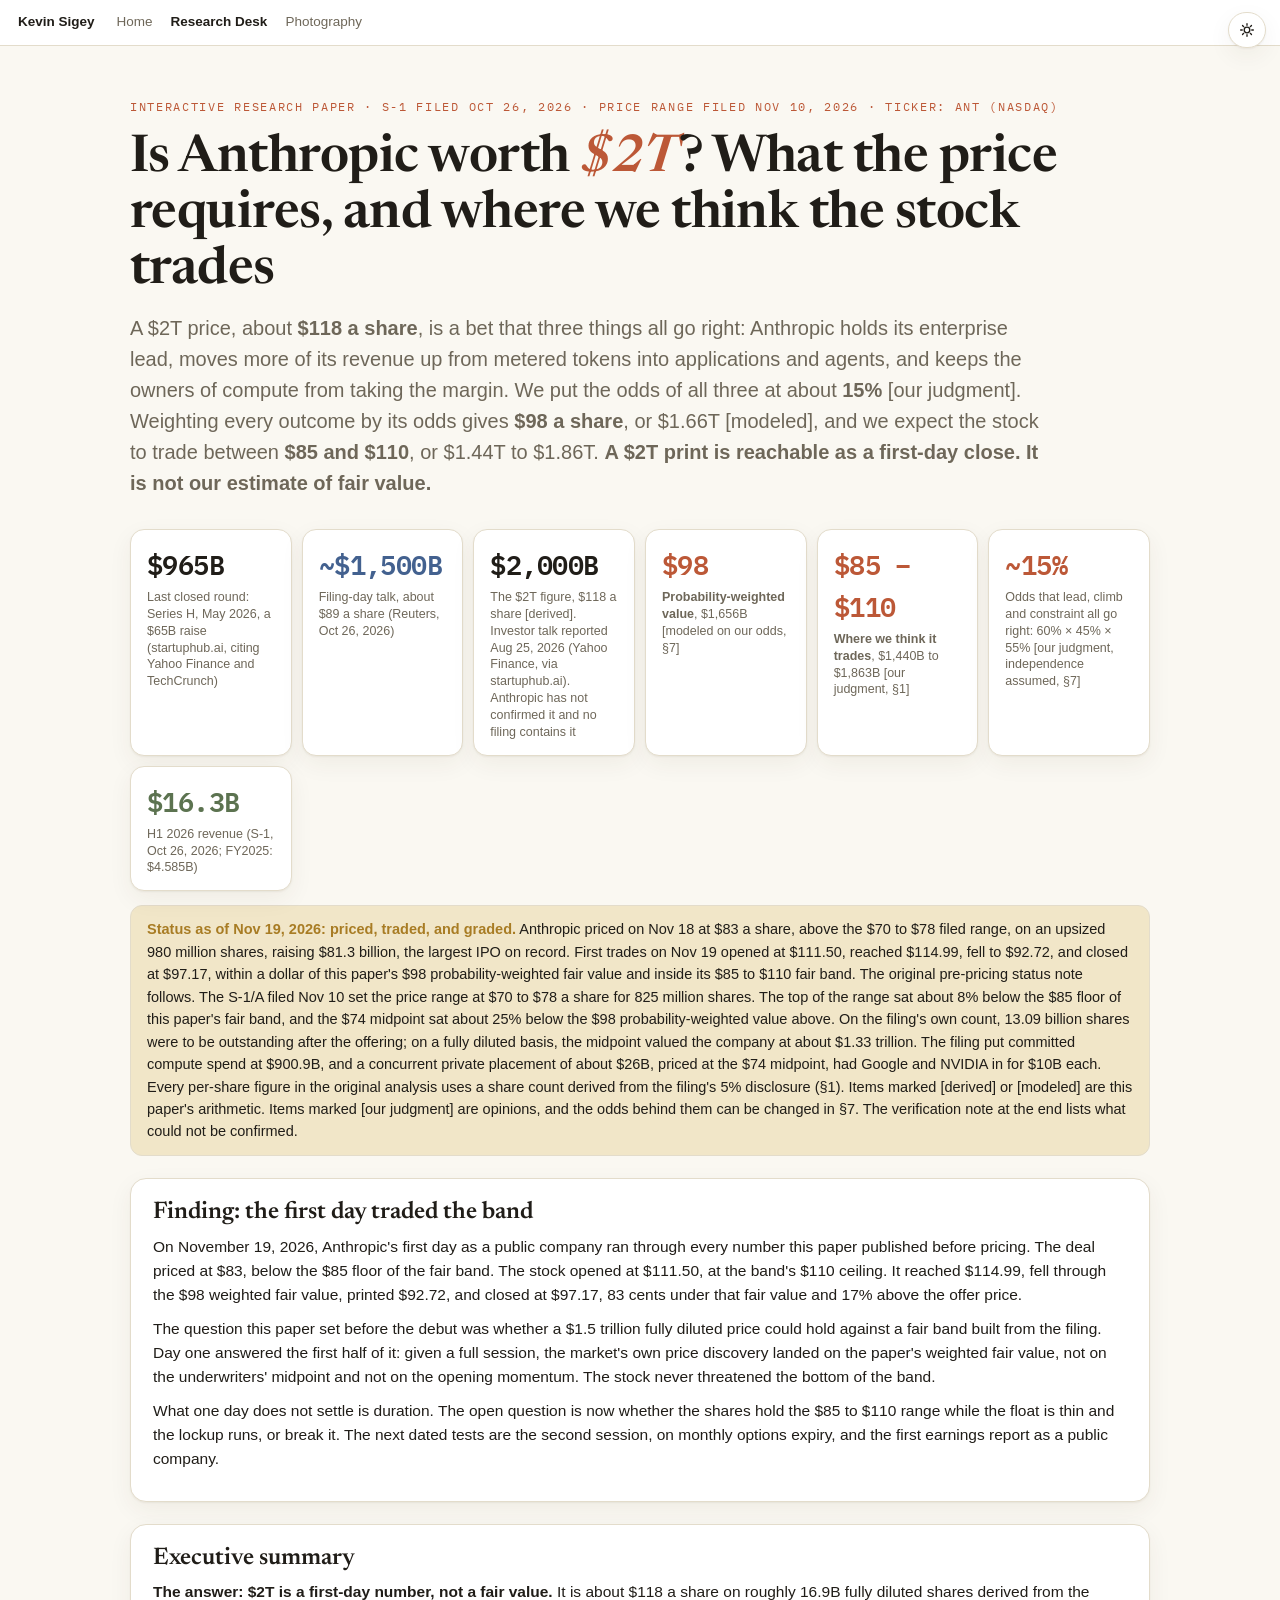
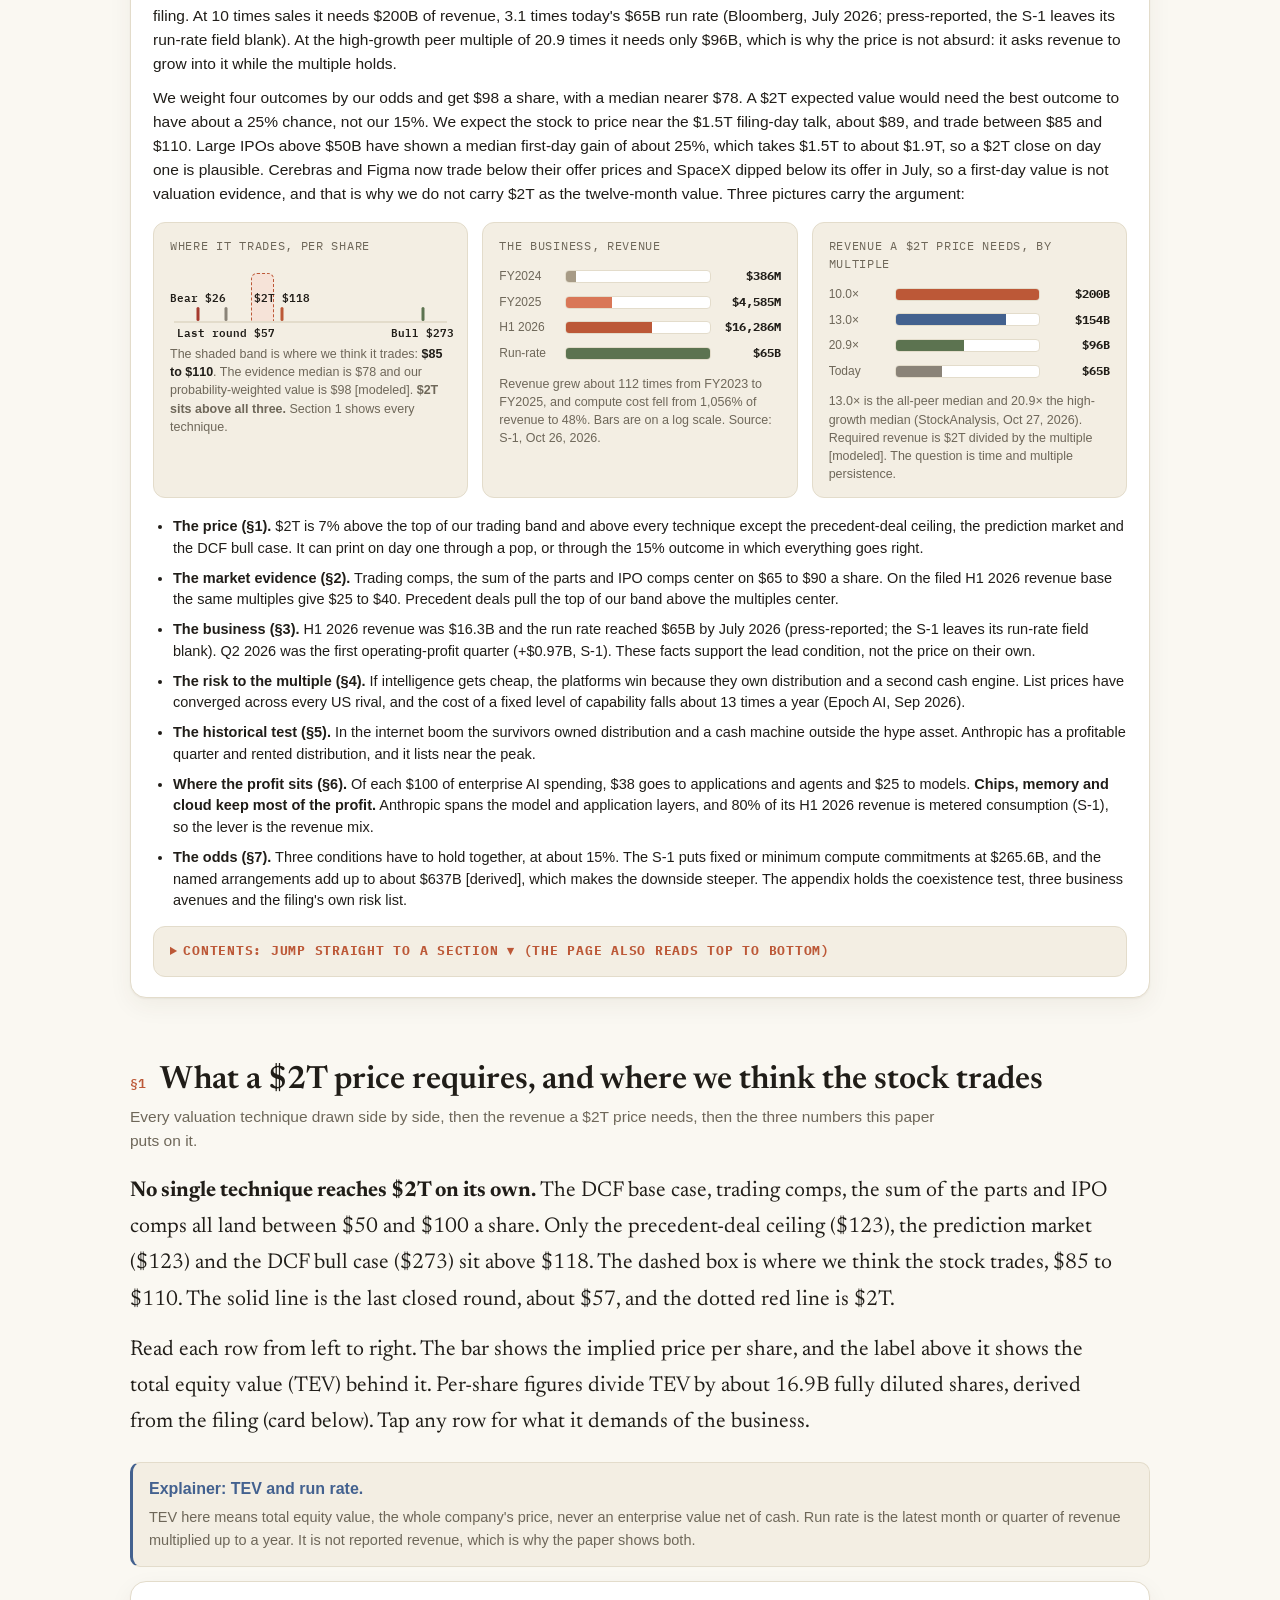
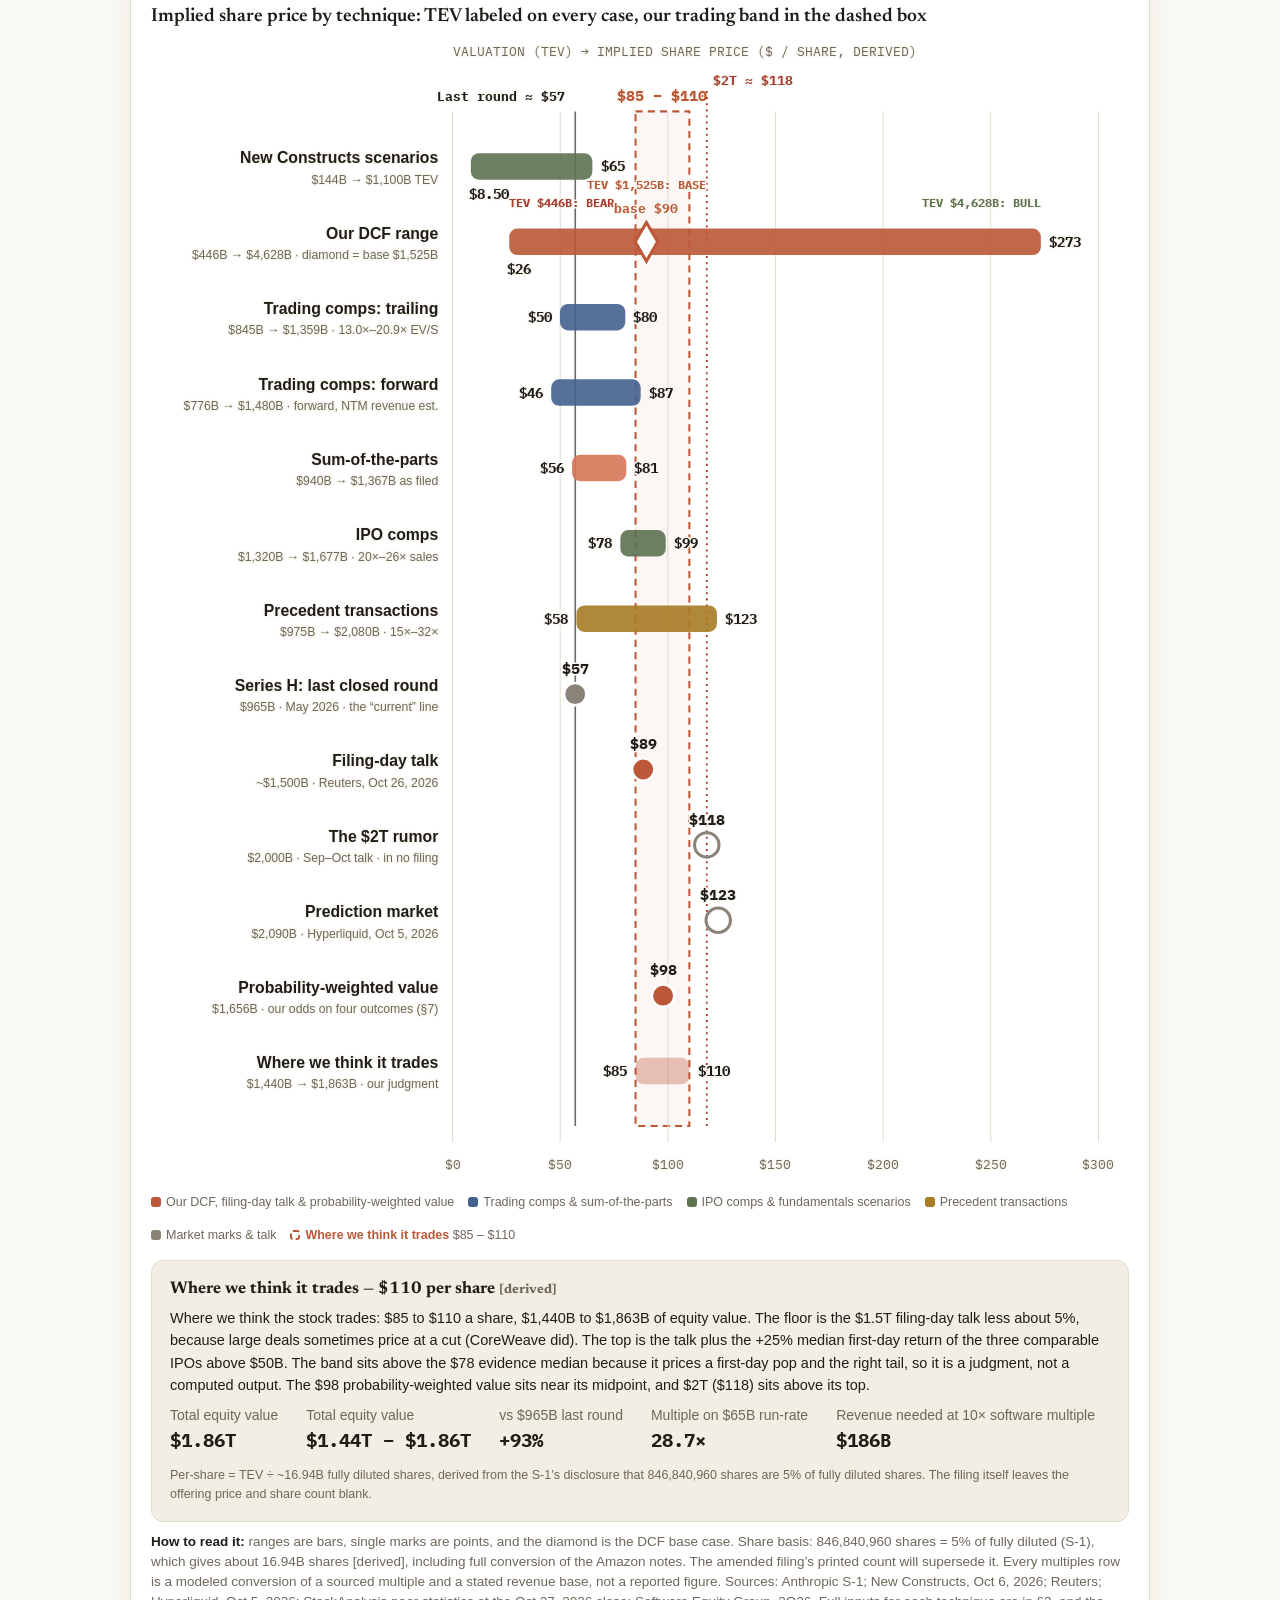
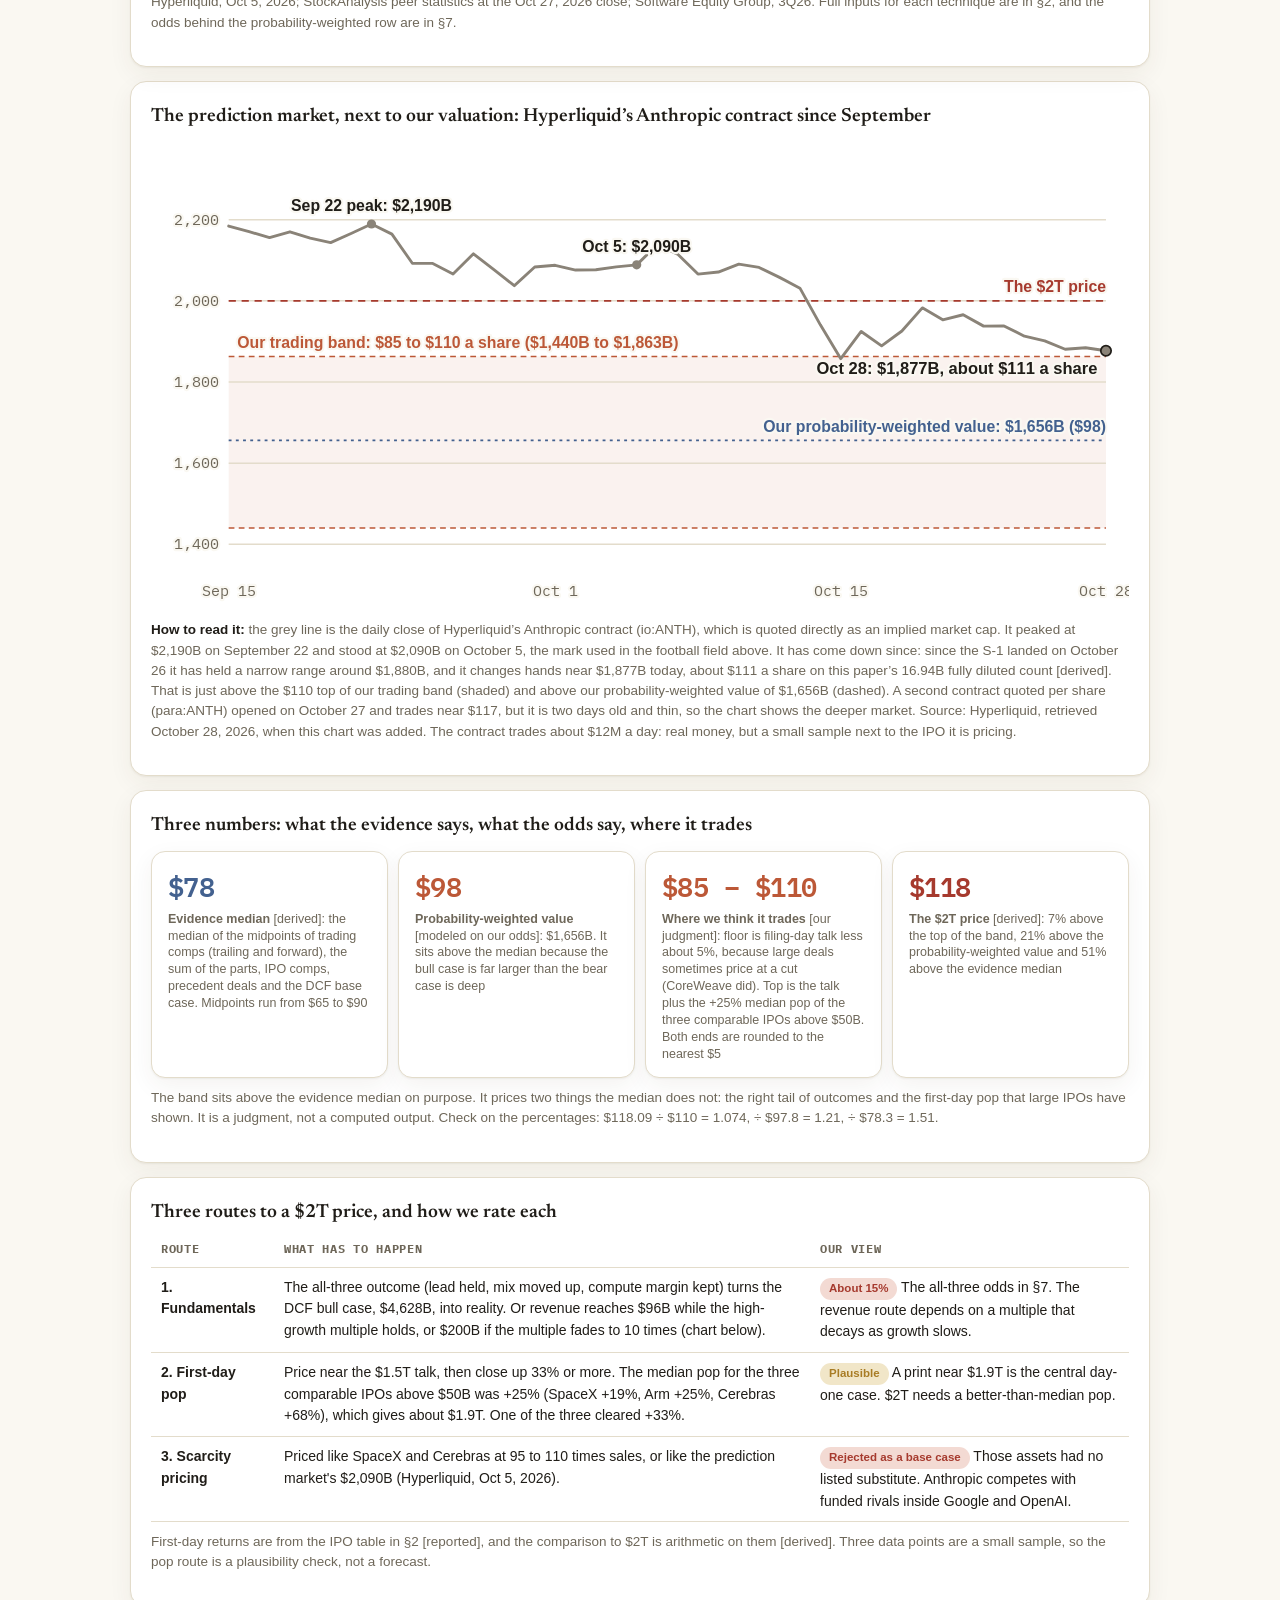
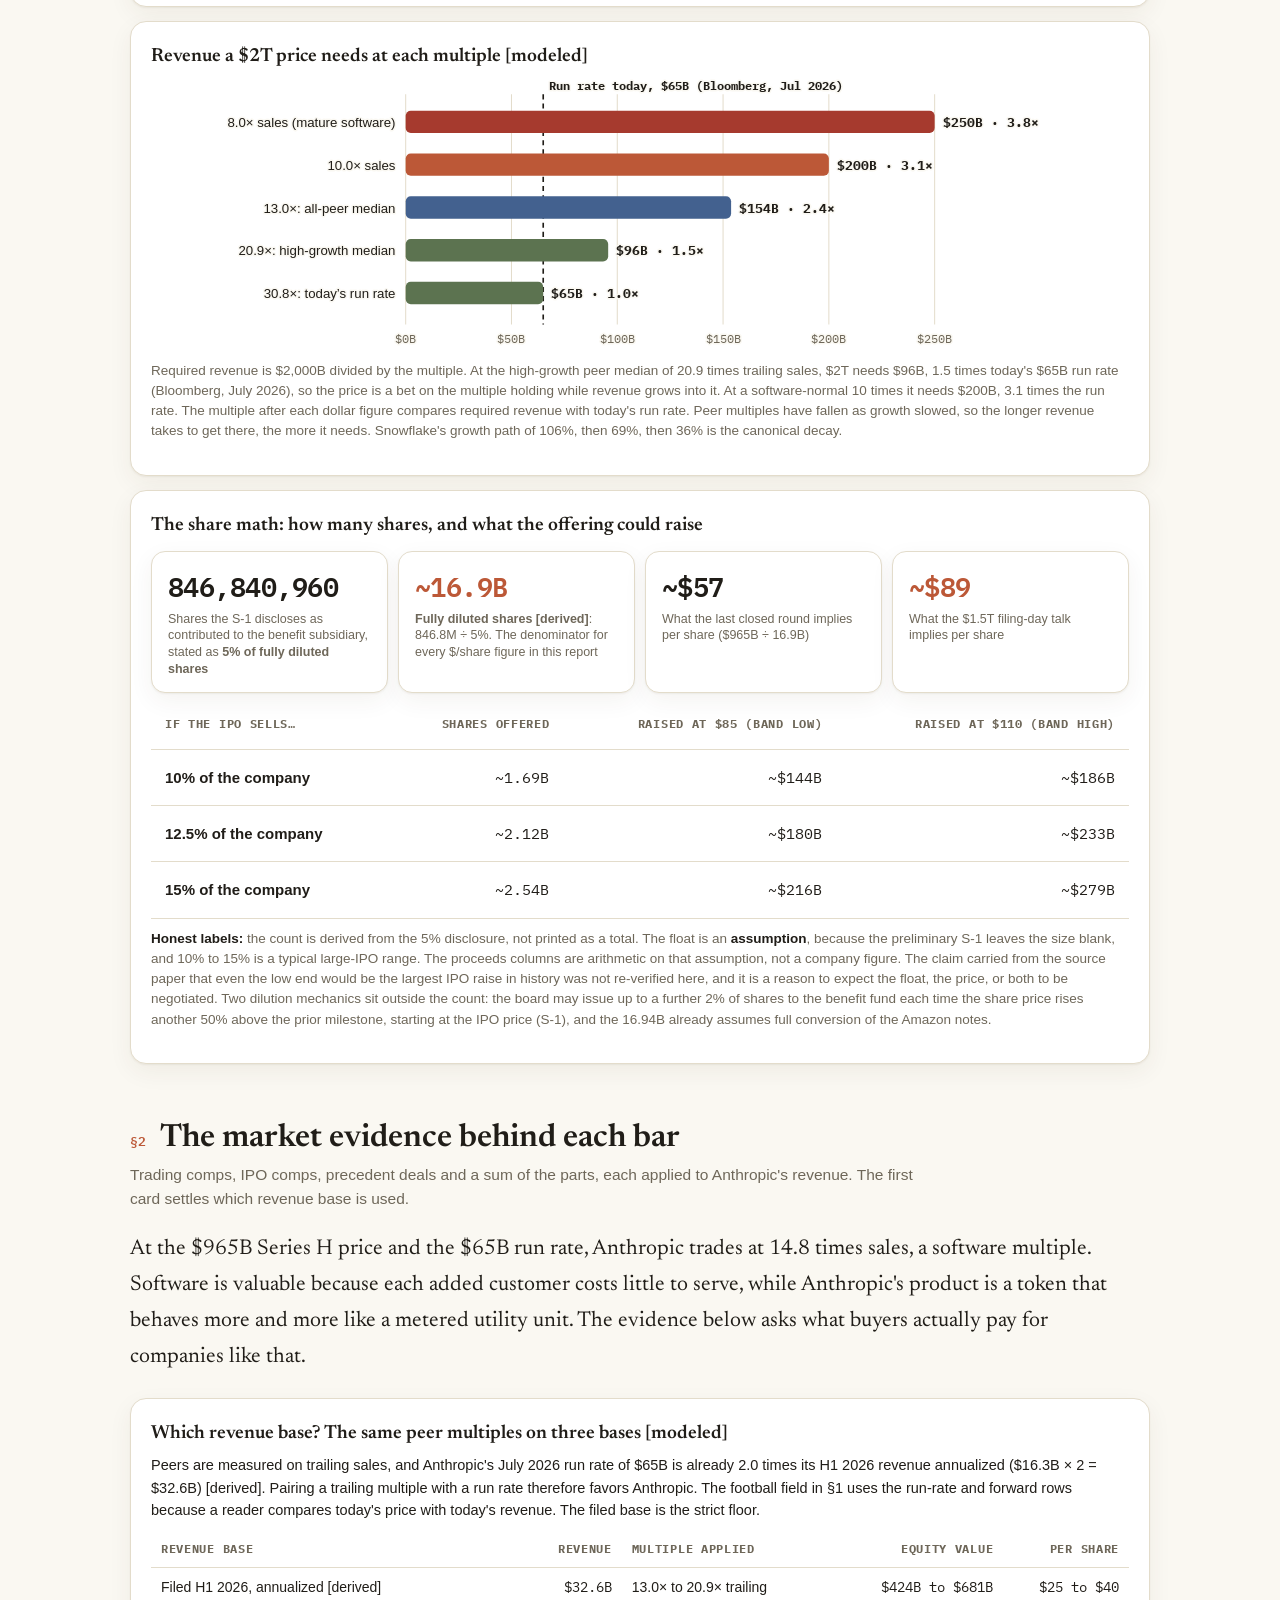
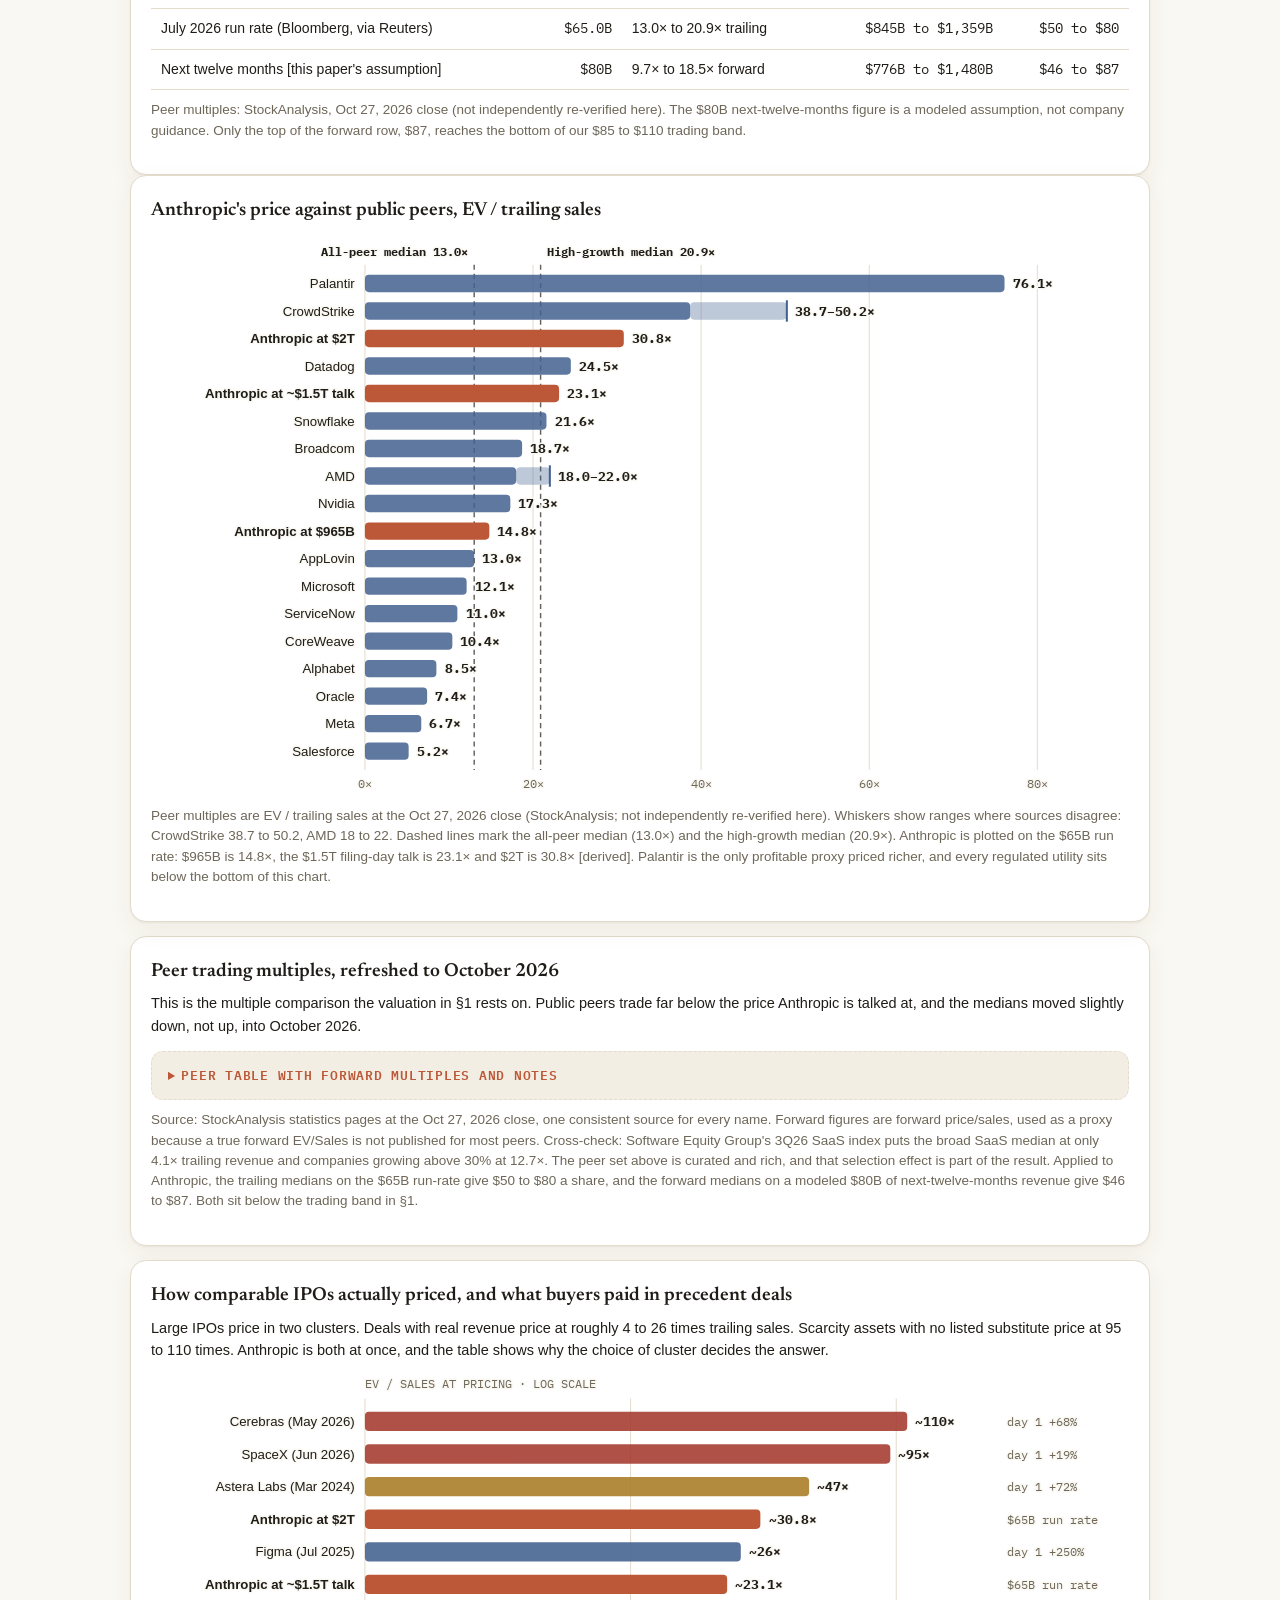
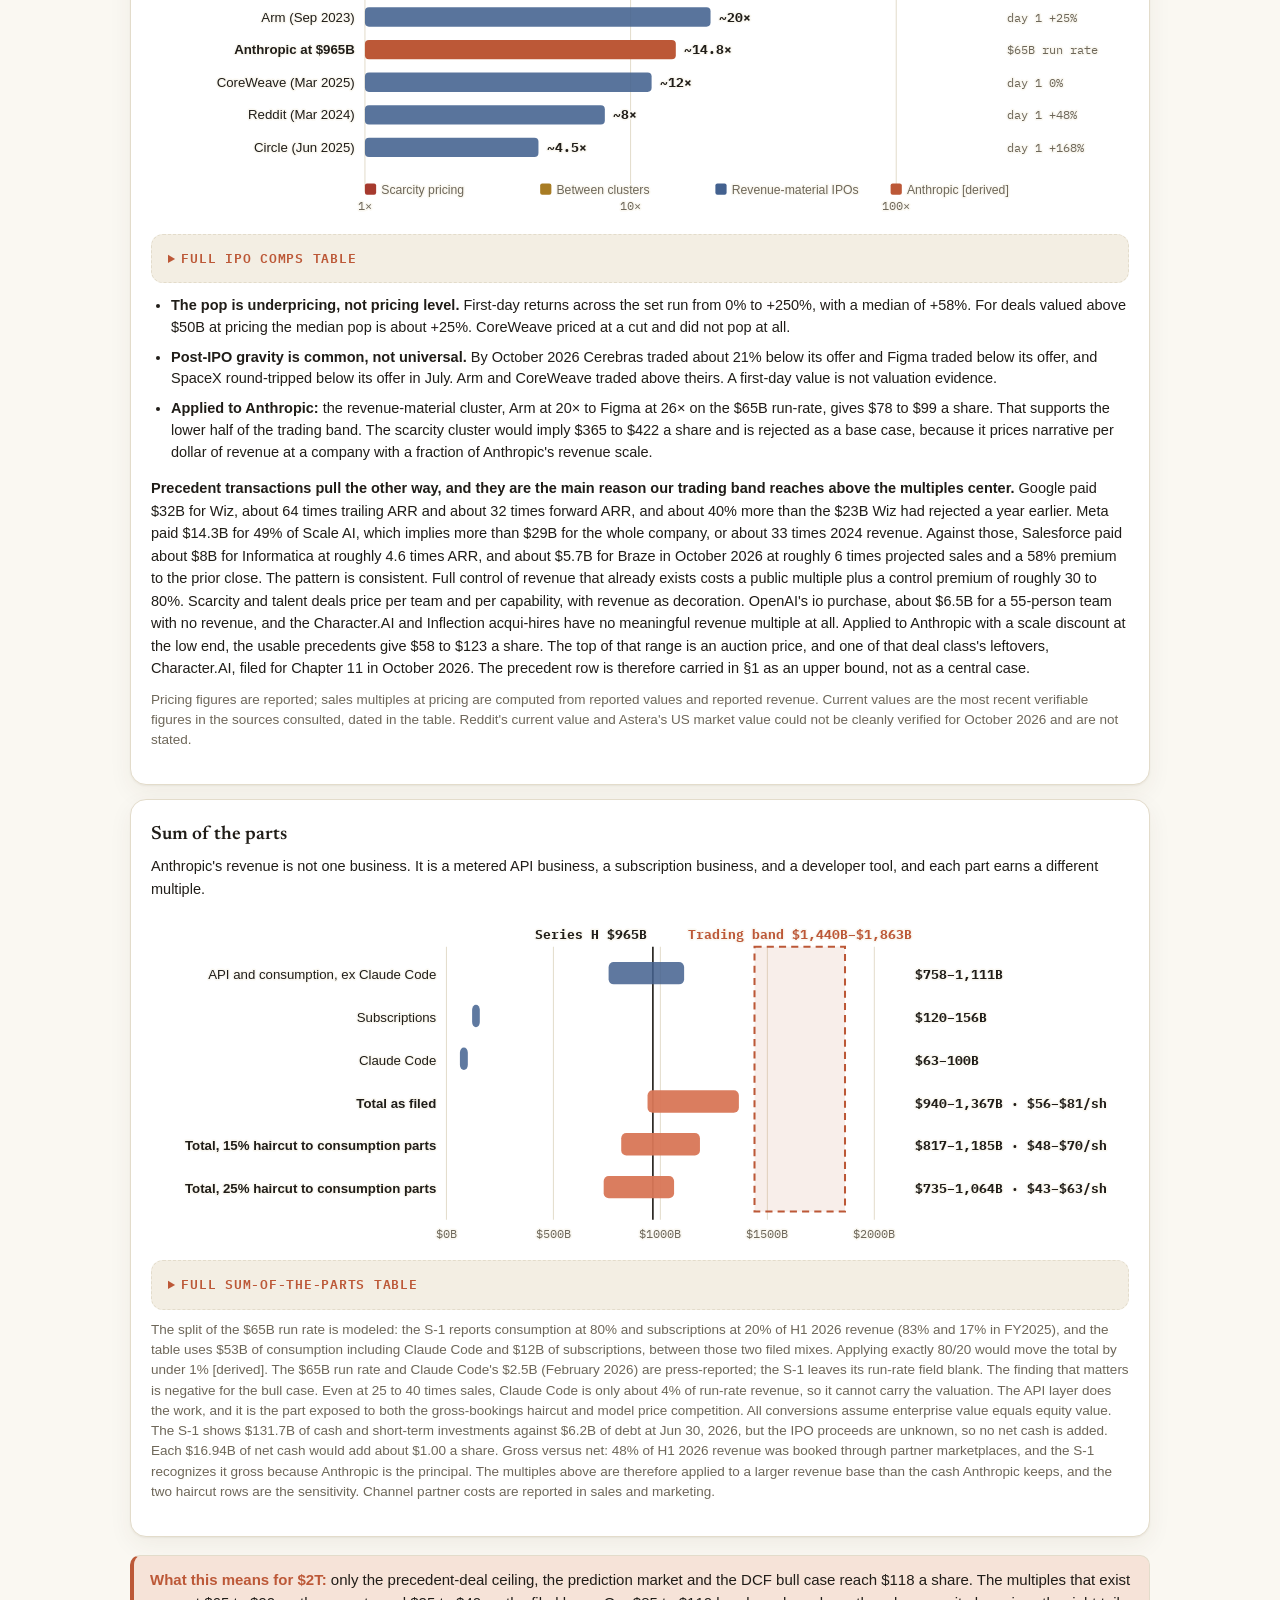
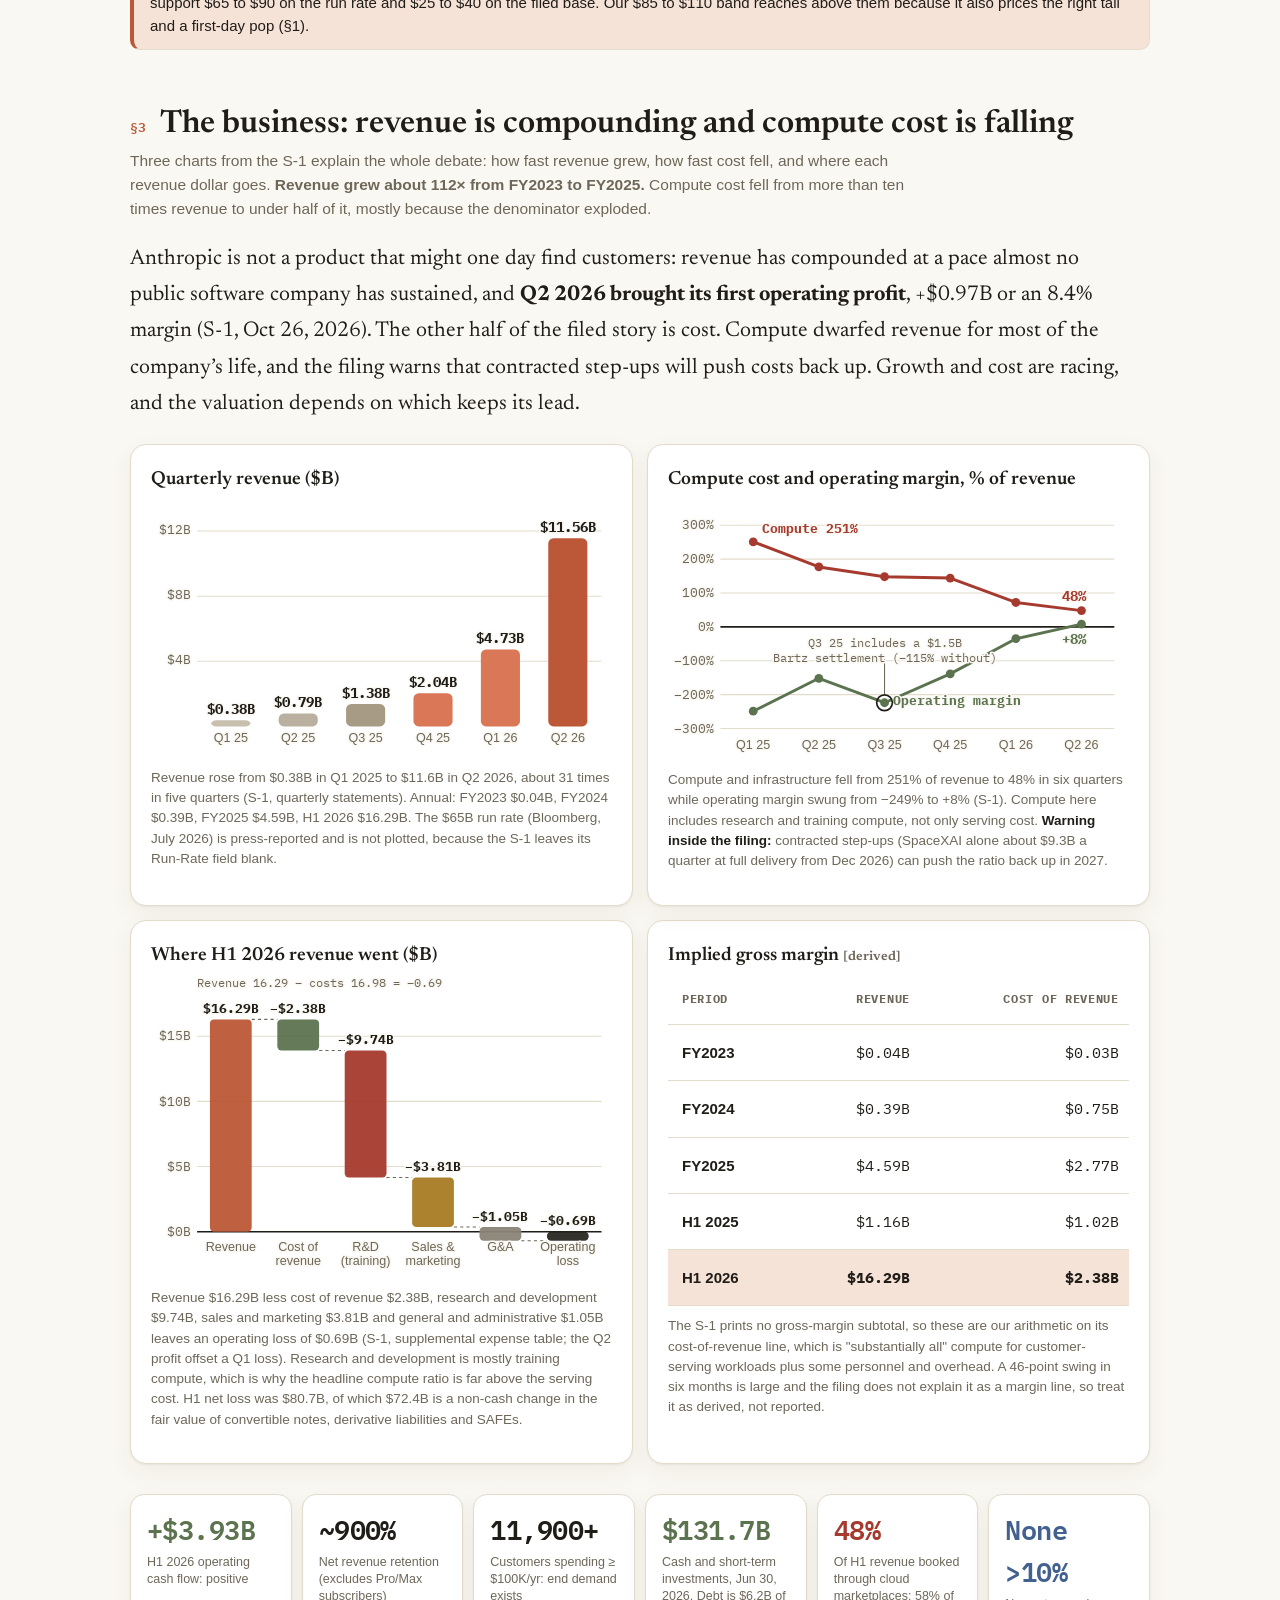
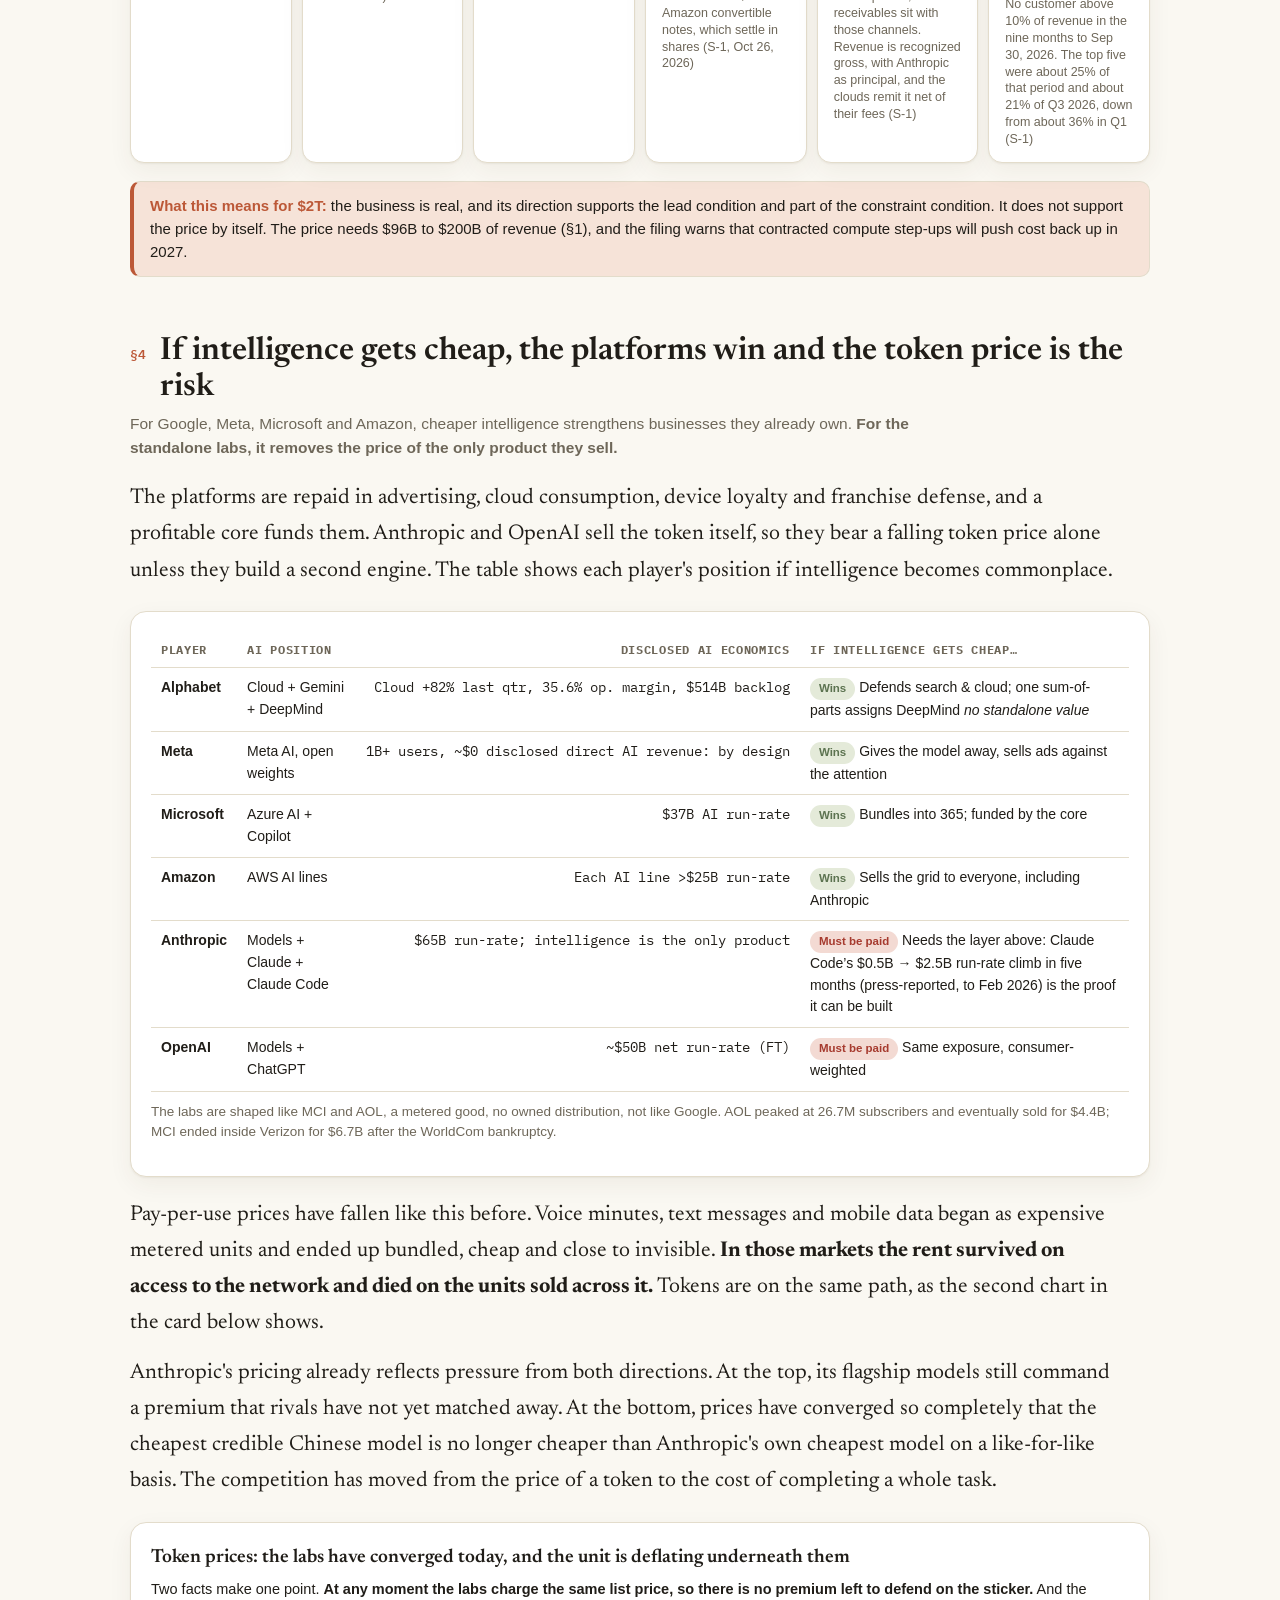
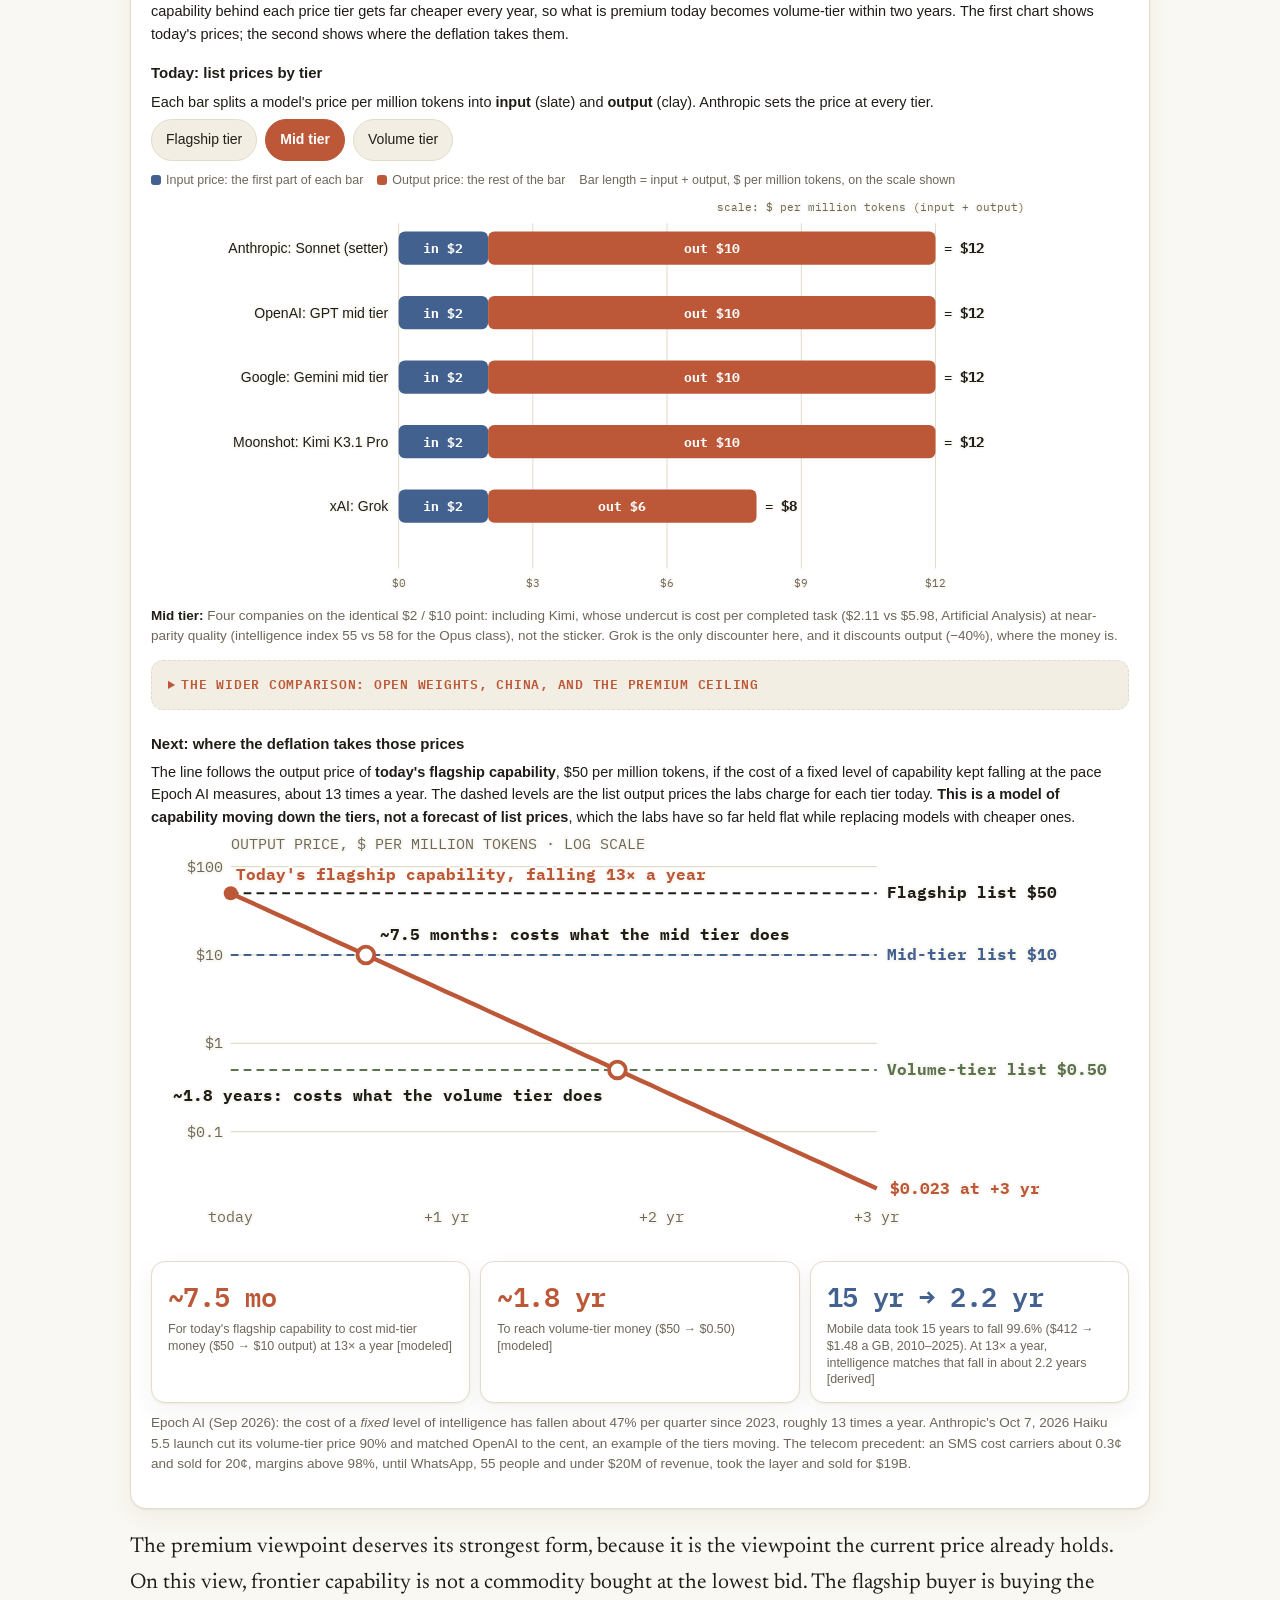
<file: anthropic-ipo.html>
<!doctype html>
<html lang="en">
<head>
<meta charset="utf-8" />
<meta name="viewport" content="width=device-width, initial-scale=1, viewport-fit=cover" />
<meta name="color-scheme" content="light dark" />
<title>Is Anthropic Worth $2T? What the Price Requires, and Where the Stock Trades</title>
<link rel="icon" href="favicon.ico" sizes="48x48">
<link rel="icon" href="favicons/research.svg" type="image/svg+xml">
<meta property="og:title" content="Is Anthropic Worth $2T?">
<meta property="og:description" content="A $2T price, about $118 a share, is a bet that three things all go right: Anthropic holds its enterprise lead, moves more of its revenue up from metered tokens into applications and agents, and keeps the owners of compute from taking the margin. We put the odds of all three at about 15% [our…">
<meta property="og:image" content="https://kevinsigey.github.io/portfolio/og/anthropic-ipo.png">
<meta property="og:url" content="https://kevinsigey.github.io/portfolio/anthropic-ipo.html">
<meta property="og:type" content="article">
<meta name="twitter:card" content="summary_large_image">
<meta name="twitter:title" content="Is Anthropic Worth $2T?">
<meta name="twitter:description" content="A $2T price, about $118 a share, is a bet that three things all go right: Anthropic holds its enterprise lead, moves more of its revenue up from metered tokens into applications and agents, and keeps the owners of compute from taking the margin. We put the odds of all three at about 15% [our…">
<meta name="twitter:image" content="https://kevinsigey.github.io/portfolio/og/anthropic-ipo.png">
<link rel="apple-touch-icon" href="assets/brand/apple-touch-icon.png">
<link rel="preconnect" href="https://fonts.googleapis.com">
<link href="https://fonts.googleapis.com/css2?family=Newsreader:opsz,wght@6..72,400;6..72,500;6..72,600;6..72,700&family=IBM+Plex+Mono:wght@400;500;600&display=swap" rel="stylesheet">
<script>try{var m=localStorage.getItem("ks-mode");if(m==="dark"||m==="light")localStorage.setItem("theme",m);}catch(e){}</script>
<script>try{var t=localStorage.getItem("theme");if(t==="light"||t==="dark")document.documentElement.setAttribute("data-theme",t);}catch(e){}</script>
<style>
:root{
  --on-accent:#FFFFFF; --bg:#FAF8F2; --panel:#FFFFFF; --panel2:#F3EEE3; --ink:#201D18; --muted:#6E6759;
  --line:#E3DCCB; --clay:#BC5837; --clay2:#D97757; --claysoft:#F6E3D8;
  --sage:#5C7350; --sagesoft:#E4EAD9; --slate:#43618F; --slatesoft:#DEE6F2;
  --gold:#A87C24; --goldsoft:#F1E6C8; --red:#A63A2E; --redsoft:#F3DAD3;
  --shadow:0 1px 2px rgba(60,45,25,.06),0 8px 24px rgba(60,45,25,.06);
}
@media (prefers-color-scheme: dark){
  :root:not([data-theme="light"]){
    /* matched to the Muse app's dark chrome: warm near-black, soft off-white, coral-clay accent */
    --on-accent:#1C1B19; --bg:#1C1B19; --panel:#252422; --panel2:#2E2C29; --ink:#EFECE5; --muted:#A8A29A;
    --line:#3C3A36; --clay:#E0865F; --clay2:#EBA07C; --claysoft:#38302A;
    --sage:#A3BC94; --sagesoft:#2C3325; --slate:#9DB8E4; --slatesoft:#28344A;
    --gold:#DDBB62; --goldsoft:#3B3319; --red:#E08D7C; --redsoft:#3E2723;
    --shadow:0 1px 2px rgba(0,0,0,.35),0 8px 24px rgba(0,0,0,.3);
  }
}
:root[data-theme="dark"]{
    /* matched to the Muse app's dark chrome: warm near-black, soft off-white, coral-clay accent */
    --on-accent:#1C1B19; --bg:#1C1B19; --panel:#252422; --panel2:#2E2C29; --ink:#EFECE5; --muted:#A8A29A;
    --line:#3C3A36; --clay:#E0865F; --clay2:#EBA07C; --claysoft:#38302A;
    --sage:#A3BC94; --sagesoft:#2C3325; --slate:#9DB8E4; --slatesoft:#28344A;
    --gold:#DDBB62; --goldsoft:#3B3319; --red:#E08D7C; --redsoft:#3E2723;
    --shadow:0 1px 2px rgba(0,0,0,.35),0 8px 24px rgba(0,0,0,.3);
}
:root[data-theme="light"]{color-scheme:light}:root[data-theme="dark"]{color-scheme:dark}
.theme-sw{position:fixed;top:12px;right:14px;z-index:60;display:flex;gap:2px;padding:3px;border-radius:999px;background:var(--panel);border:1px solid var(--line);box-shadow:var(--shadow);cursor:pointer}
.theme-sw span{width:30px;height:28px;border-radius:999px;display:none;place-items:center;color:var(--ink)}
:root[data-theme="light"] .theme-sw #ts-sun{display:grid}
:root[data-theme="dark"] .theme-sw #ts-moon{display:grid}
:root:not([data-theme]) .theme-sw #ts-sun{display:grid}
@media (prefers-color-scheme: dark){:root:not([data-theme]) .theme-sw #ts-sun{display:none}:root:not([data-theme]) .theme-sw #ts-moon{display:grid}}
.theme-sw svg{width:16px;height:16px}
.theme-sw:focus-visible{outline:2px solid var(--clay);outline-offset:2px}
*{box-sizing:border-box}
html{scroll-behavior:smooth}
body{margin:0;background:var(--bg);color:var(--ink);
  font-family:-apple-system,BlinkMacSystemFont,"Segoe UI",Roboto,Helvetica,Arial,sans-serif;
  font-size:16px;line-height:1.55;-webkit-font-smoothing:antialiased}
.wrap{max-width:1060px;margin:0 auto;padding:0 20px 80px}
h1,h2,h3,.serif{font-family:"Newsreader",Georgia,"Times New Roman",serif}
.mono{font-family:"IBM Plex Mono",ui-monospace,SFMono-Regular,Menlo,monospace}
a{color:var(--clay)}
/* ---------- hero ---------- */
.hero{padding:52px 0 8px}
.hero .kicker{font-family:"IBM Plex Mono",monospace;font-size:12px;letter-spacing:.14em;text-transform:uppercase;color:var(--clay);margin:0 0 14px}
.hero h1{font-size:clamp(30px,5.2vw,52px);line-height:1.08;font-weight:600;margin:0 0 14px;letter-spacing:-.01em}
.hero h1 em{font-style:italic;color:var(--clay)}
.hero .lede{font-size:clamp(16px,2.2vw,20px);color:var(--muted);max-width:46em;margin:0}
.statgrid{display:grid;grid-template-columns:repeat(auto-fit,minmax(150px,1fr));gap:10px;margin:30px 0 6px}
.stat{background:var(--panel);border:1px solid var(--line);border-radius:14px;padding:14px 16px;box-shadow:var(--shadow)}
.stat .v{font-family:"IBM Plex Mono",monospace;font-size:clamp(20px,2.6vw,27px);font-weight:600;letter-spacing:-.02em}
.stat .v.clay{color:var(--clay)} .stat .v.sage{color:var(--sage)} .stat .v.slate{color:var(--slate)}
.stat .l{font-size:12.5px;color:var(--muted);margin-top:3px;line-height:1.35}
.verdict{margin:22px 0 0;background:var(--claysoft);border-radius:14px;padding:18px 20px;font-size:17px}
.verdict strong{color:var(--clay)}
/* ---------- sections ---------- */
section{margin-top:56px}
.sec-head{display:flex;align-items:baseline;gap:14px;margin-bottom:6px}
.sec-num{font-family:"IBM Plex Mono",monospace;font-size:13px;color:var(--clay);font-weight:600}
h2{font-size:clamp(23px,3.4vw,32px);font-weight:600;margin:0;line-height:1.15}
.sec-sub{color:var(--muted);max-width:52em;margin:6px 0 18px;font-size:15.5px}
.card{background:var(--panel);border:1px solid var(--line);border-radius:16px;box-shadow:var(--shadow);padding:20px}
.card h3{margin:0 0 4px;font-size:19px;font-weight:600}
.card .cap{color:var(--muted);font-size:13.5px;margin-top:10px;line-height:1.5}
.card .cap b{color:var(--ink)}
.grid2{display:grid;grid-template-columns:1fr 1fr;gap:14px}
.grid3{display:grid;grid-template-columns:repeat(3,1fr);gap:14px}
@media(max-width:760px){.grid2,.grid3{grid-template-columns:1fr}}
svg{display:block;width:100%;height:auto}
.axis text,.lbl{font-family:"IBM Plex Mono",monospace}
.legend{display:flex;flex-wrap:wrap;gap:14px;font-size:12.5px;color:var(--muted);margin-top:8px}
.legend i{display:inline-block;width:10px;height:10px;border-radius:3px;margin-right:5px;vertical-align:-1px}
/* ---------- gap bar ---------- */
.gapbar{display:flex;height:64px;border-radius:12px;overflow:hidden;margin:12px 0 6px;border:1px solid var(--line)}
.gapbar div{padding:10px 12px;color:#fff;display:flex;flex-direction:column;justify-content:center;min-width:0}
.gapbar .g1{background:#8A8378;flex:965}.gapbar .g2{background:var(--clay);flex:560}.gapbar .g3{background:#3E3A33;flex:475}
.gapbar b{font-family:"IBM Plex Mono",monospace;font-size:clamp(13px,2vw,19px);white-space:nowrap}
.gapbar span{font-size:11.5px;opacity:.85;white-space:nowrap;overflow:hidden;text-overflow:ellipsis}
@media(max-width:560px){.gapbar span{display:none}.gapbar{height:48px}}
/* ---------- interactive ---------- */
.forkrow{margin:14px 0}
.forkrow .fl{font-family:"IBM Plex Mono",monospace;font-size:12px;letter-spacing:.1em;text-transform:uppercase;color:var(--muted);margin-bottom:7px}
.seg{display:flex;flex-wrap:wrap;gap:8px}
.seg button{font:inherit;font-size:14px;padding:9px 14px;border-radius:999px;border:1px solid var(--line);background:var(--panel2);color:var(--ink);cursor:pointer}
.seg button[aria-pressed="true"]{background:var(--clay);border-color:var(--clay);color:var(--on-accent);font-weight:600}
.fork-out{display:grid;grid-template-columns:repeat(auto-fit,minmax(160px,1fr));gap:10px;margin-top:18px}
.fork-out .stat .v{font-size:clamp(19px,2.4vw,25px)}
input[type=range]{width:100%;accent-color:var(--clay);height:28px}
.slider-row{margin:16px 0}
.slider-row .sl{display:flex;justify-content:space-between;align-items:baseline;gap:10px}
.slider-row .sl b{font-size:15px}
.slider-row .sl output{font-family:"IBM Plex Mono",monospace;font-weight:600;color:var(--clay);font-size:15px}
.slider-row .hint{font-size:12.5px;color:var(--muted)}
.switch{display:flex;align-items:center;gap:10px;font-size:14.5px;margin-top:14px;cursor:pointer}
.switch input{width:20px;height:20px;accent-color:var(--clay)}
/* ---------- quotes / risks ---------- */
.quotes{display:grid;grid-template-columns:repeat(auto-fit,minmax(280px,1fr));gap:14px}
.quote{background:var(--panel);border:1px solid var(--line);border-radius:16px;padding:18px 20px;box-shadow:var(--shadow)}
.quote p{font-family:"Newsreader",Georgia,serif;font-size:18px;font-style:italic;margin:0 0 8px;line-height:1.4}
.quote .src{font-size:12.5px;color:var(--muted)}
.riskblock{border-left:4px solid var(--red);background:var(--redsoft);border-radius:0 12px 12px 0;padding:14px 18px;margin-top:14px;font-size:15px}
/* ---------- tables (contained scroll on phone) ---------- */
.twrap{overflow-x:auto;-webkit-overflow-scrolling:touch}
table{border-collapse:collapse;width:100%;font-size:14px;min-width:520px}
th,td{text-align:left;padding:9px 10px;border-bottom:1px solid var(--line);vertical-align:top}
th{font-family:"IBM Plex Mono",monospace;font-size:11.5px;letter-spacing:.06em;text-transform:uppercase;color:var(--muted)}
td.num,th.num{text-align:right;font-family:"IBM Plex Mono",monospace;white-space:nowrap}
.pill{display:inline-block;font-size:11.5px;font-weight:600;padding:2px 9px;border-radius:999px}
.pill.win{background:var(--sagesoft);color:var(--sage)} .pill.lose{background:var(--redsoft);color:var(--red)} .pill.mid{background:var(--goldsoft);color:var(--gold)}
footer{margin-top:64px;border-top:1px solid var(--line);padding-top:18px;color:var(--muted);font-size:13px}
footer li{margin-bottom:4px}
.tag{display:inline-block;background:var(--panel2);border:1px solid var(--line);border-radius:999px;padding:2px 10px;font-size:12px;color:var(--muted);margin:0 4px 6px 0}
.big-quote{font-family:"Newsreader",Georgia,serif;font-size:clamp(21px,3.4vw,30px);font-style:italic;line-height:1.3;margin:8px 0}
.narrative{font-family:"Newsreader",Georgia,serif;font-size:clamp(18.5px,2.5vw,21.5px);line-height:1.68;color:var(--ink);max-width:46em;margin:20px 0 22px;font-weight:400}
.narrative p{margin:0 0 14px}
.narrative p:last-child{margin-bottom:0}
.narrative em{color:var(--clay)}
.transition{border-top:1px solid var(--line);margin-top:44px;padding-top:6px}
.avenue-num{font-family:"Newsreader",serif;font-size:44px;font-weight:700;color:var(--clay2);line-height:1}
.timeline{display:flex;gap:0;margin:14px 0 4px;flex-wrap:wrap}
.timeline div{flex:1;min-width:120px;border-top:3px solid var(--clay2);padding:8px 10px 0 0;font-size:12.5px;color:var(--muted)}
.timeline div b{display:block;color:var(--ink);font-family:"IBM Plex Mono",monospace;font-size:13px}
/* ---------- bullets ---------- */
.bullets{margin:8px 0;padding-left:20px}
.bullets li{margin-bottom:8px;font-size:14.5px;line-height:1.5}
.bullets li:last-child{margin-bottom:0}
.bullets li b{color:var(--ink)}
/* ---------- spread-out prediction table ---------- */
.spread{font-size:15px;min-width:640px}
.spread th,.spread td{padding:16px 14px}
.spread td:first-child{font-weight:600}
.spread tr.hl td{background:var(--claysoft)}
/* ---------- TEV pop-out ---------- */
.tev-pop{margin-top:14px;background:var(--panel2);border:1px solid var(--line);border-radius:12px;padding:16px 18px;display:none}
.tev-pop.on{display:block}
.tev-pop h4{margin:0 0 4px;font-size:17px;font-family:"Newsreader",Georgia,serif}
.tev-pop .row{display:flex;flex-wrap:wrap;gap:8px 28px;margin-top:8px}
.tev-pop .row div{font-size:14px;color:var(--muted)}
.tev-pop .row b{display:block;font-family:"IBM Plex Mono",monospace;font-size:19px;color:var(--ink)}
.tev-pop .note{font-size:12.5px;color:var(--muted);margin-top:10px}
.ff-hit{cursor:pointer}
.ff-hit:hover{opacity:.85}
/* ---------- flow / io chart ---------- */
.io-legend{display:flex;flex-wrap:wrap;gap:14px;font-size:12.5px;color:var(--muted);margin:10px 0 4px}
.io-legend i{display:inline-block;width:10px;height:10px;border-radius:3px;margin-right:5px;vertical-align:-1px}
.flowtable{font-size:14.5px;min-width:620px}
.flowtable th,.flowtable td{padding:13px 12px}
/* ---------- pies ---------- */
.pie-legend{display:flex;flex-direction:column;gap:7px;font-size:13.5px}
.pie-legend .pr{display:flex;align-items:baseline;gap:8px;border-bottom:1px dashed var(--line);padding-bottom:6px}
.pie-legend .pr:last-child{border-bottom:none}
.pie-legend i{width:11px;height:11px;border-radius:3px;flex:0 0 auto;position:relative;top:1px}
.pie-legend .pl{flex:1;line-height:1.3}
.pie-legend .pl small{display:block;color:var(--muted);font-size:11.5px}
.pie-legend .pv{font-family:"IBM Plex Mono",monospace;font-weight:600;white-space:nowrap}
.pie-legend .pp{font-family:"IBM Plex Mono",monospace;color:var(--muted);white-space:nowrap;min-width:38px;text-align:right}
.negbar{margin-top:14px;border:1.5px dashed var(--red);border-radius:12px;padding:12px 16px;font-size:14px;background:var(--redsoft)}
.negbar b{color:var(--red)}
/* pies side by side + shared cross-legend */
.pies2{display:grid;grid-template-columns:1fr 1fr;gap:18px;align-items:start;margin-top:10px}
@media(max-width:760px){.pies2{grid-template-columns:1fr}}
.pie-head{font-family:"IBM Plex Mono",monospace;font-size:12px;letter-spacing:.08em;text-transform:uppercase;color:var(--muted);text-align:center;margin-bottom:2px}
.profit-frame{border:2.5px solid var(--clay);border-radius:14px;padding:12px 12px 8px;background:var(--claysoft)}
.profit-frame .pie-head{color:var(--clay);font-weight:700}
.missing-callout{margin-top:8px;border:1.5px dashed var(--red);background:var(--redsoft);color:var(--ink);border-radius:10px;padding:9px 12px;font-size:13.5px;text-align:center}
.missing-callout b{color:var(--red)}
path.seg{transition:opacity .15s ease;cursor:pointer}
.pie-dim path.seg{opacity:.28}
.pie-dim path.seg.hl{opacity:1}
.xlegend{margin-top:16px;border-top:1px solid var(--line)}
.xlegend .xhead,.xlegend .xrow{display:grid;grid-template-columns:14px 1fr 118px 118px;gap:10px;align-items:baseline;padding:8px 10px}
.xlegend .xhead{font-family:"IBM Plex Mono",monospace;font-size:11px;letter-spacing:.06em;text-transform:uppercase;color:var(--muted);border-bottom:1px solid var(--line);padding-bottom:4px}
.xlegend .xrow{border-bottom:1px dashed var(--line);border-radius:8px;cursor:pointer;transition:background .15s ease}
.xlegend .xrow:last-child{border-bottom:none}
.xlegend .xrow.hl{background:var(--panel2)}
.xlegend .xrow.missing{background:var(--redsoft)}
.xlegend i{width:11px;height:11px;border-radius:3px;position:relative;top:1px}
.xlegend .xl{line-height:1.3;font-size:14px}
.xlegend .xl small{display:block;color:var(--muted);font-size:11.5px}
.xlegend .xv{font-family:"IBM Plex Mono",monospace;font-weight:600;font-size:13.5px;text-align:right;white-space:nowrap}
.xlegend .xv small{display:block;font-weight:400;color:var(--muted);font-size:11px;white-space:normal}
.xlegend .xv.neg{color:var(--red)}
@media(max-width:640px){.xlegend .xhead,.xlegend .xrow{grid-template-columns:14px 1fr 86px 86px}.xlegend .xv{font-size:12px}}
/* ---------- visual layer stack ---------- */
.stackvis{display:flex;flex-direction:column;gap:6px;margin-top:12px}
.stack-band{display:flex;align-items:center;gap:14px;border:1px solid var(--line);border-radius:10px;padding:11px 14px;background:var(--panel)}
.stack-band .sb-main{flex:1;min-width:0}
.stack-band .sb-name{font-weight:700;font-size:15px}
.stack-band .sb-players{color:var(--muted);font-size:12.5px;line-height:1.4;margin-top:1px}
.stack-band .sb-chip{font-family:"IBM Plex Mono",monospace;font-size:12px;font-weight:600;white-space:nowrap;text-align:right;color:var(--muted)}
.stack-band .sb-chip b{display:block;color:var(--ink);font-size:13px}
.stack-band.here{border:2.5px solid var(--clay);background:var(--claysoft)}
.stack-band.here .sb-name{color:var(--clay)}
.here-tag{display:inline-block;background:var(--clay);color:var(--on-accent);font-size:11px;font-weight:700;letter-spacing:.05em;padding:2px 9px;border-radius:999px;margin-left:8px;vertical-align:2px;text-transform:uppercase}
.stack-arrow{text-align:center;color:var(--muted);font-size:11px;font-family:"IBM Plex Mono",monospace;letter-spacing:.08em}
@media(max-width:640px){.stack-band{flex-direction:column;align-items:flex-start;gap:4px}.stack-band .sb-chip{text-align:left;white-space:normal}}
/* ---------- avenues: full-width rows ---------- */
.avenue-row{display:grid;grid-template-columns:1.15fr .85fr;gap:22px;align-items:start}
@media(max-width:760px){.avenue-row{grid-template-columns:1fr}}
.avenue-vis{background:var(--panel2);border:1px solid var(--line);border-radius:12px;padding:14px 16px}
.avenue-vis h4{margin:0 0 8px;font-size:14.5px;font-family:"Newsreader",Georgia,serif}
.avenue-vis .cap{margin-top:8px}
/* ---------- phone: tables become stacked cards (no sideways scroll) ---------- */
@media(max-width:640px){
  .twrap{overflow-x:visible}
  table,table.spread,table.flowtable{min-width:0;width:100%;font-size:13.5px}
  table tr:first-child{display:none}
  table tr{display:block;border:1px solid var(--line);border-radius:12px;margin-bottom:10px;padding:8px 12px;background:var(--panel)}
  table tr.hl{background:var(--claysoft)}
  table td{display:block;border-bottom:1px dashed var(--line);padding:7px 0;text-align:left;overflow-wrap:anywhere}
  table td:last-child{border-bottom:none}
  table td::before{content:attr(data-label);display:block;font-family:"IBM Plex Mono",monospace;font-size:10.5px;letter-spacing:.05em;text-transform:uppercase;color:var(--muted);margin-bottom:2px}
  table td[data-label=""]::before{display:none}
  table td[data-label=""]{font-weight:600;font-size:14.5px}
  table td.num{text-align:left;white-space:normal;font-size:13.5px}
}

/* ---------- dropdowns (extra context, collapsed by default) ---------- */
details.more{margin-top:14px;border:1px dashed var(--line);border-radius:12px;background:var(--panel2);padding:4px 16px 10px}
details.more summary{cursor:pointer;font-family:"IBM Plex Mono",monospace;font-size:12.5px;letter-spacing:.06em;text-transform:uppercase;color:var(--clay);font-weight:600;padding:10px 0 4px}
details.more .bullets li{font-size:14px}
details.more table{min-width:0}
.footnote-block{font-size:13px;color:var(--muted)}
.footnote-block li{font-size:13px;color:var(--muted)}
.verdict-line{font-size:15px;margin:8px 0 4px;padding:10px 14px;background:var(--claysoft);border-radius:10px}
.verdict-line b{color:var(--clay)}
/* exec summary + TOC dropdown */
.exec{margin-top:22px;background:var(--panel);border:1px solid var(--line);border-radius:16px;box-shadow:var(--shadow);padding:20px 22px}
.exec h2{font-size:24px;margin:0 0 8px}
.exec p{margin:0 0 10px;font-size:15.5px}
details.toc{margin-top:14px;border:1px solid var(--line);border-radius:12px;background:var(--panel2);padding:4px 16px 10px}
details.toc summary{cursor:pointer;font-family:"IBM Plex Mono",monospace;font-size:12.5px;letter-spacing:.06em;text-transform:uppercase;color:var(--clay);font-weight:700;padding:10px 0 6px}
details.toc nav{display:grid;grid-template-columns:1fr 1fr;gap:4px 22px;padding-bottom:8px}
@media(max-width:640px){details.toc nav{grid-template-columns:1fr}}
details.toc nav a{font-size:14px;text-decoration:none;padding:3px 0}
details.toc nav a:hover{text-decoration:underline}
/* high-contrast chart labels with halo so nothing overlaps unreadably */
svg text{paint-order:stroke;stroke:var(--bg);stroke-width:3px;stroke-linejoin:round}
svg text.on-fill{stroke:none}
/* profit frame removed: Pie 2 has no outer box, only the Anthropic tag */
.profit-frame{border:none!important;background:transparent!important;padding:0!important}
.missing-callout{display:inline-block;margin:8px auto 0}
/* two-column pie legends: each column sits beneath its own pie */
.pie-cols{display:grid;grid-template-columns:1fr 1fr;gap:18px;margin-top:14px}
@media(max-width:760px){.pie-cols{grid-template-columns:1fr}}
.pie-col{border-top:1px solid var(--line)}
.pie-col .xhead,.pie-col .xrow{display:grid;grid-template-columns:14px 1fr 92px;gap:8px;align-items:baseline;padding:7px 8px}
.pie-col .xhead{font-family:"IBM Plex Mono",monospace;font-size:11px;letter-spacing:.05em;text-transform:uppercase;color:var(--muted);border-bottom:1px solid var(--line)}
.pie-col .xrow{border-bottom:1px dashed var(--line);cursor:pointer;border-radius:8px}
.pie-col .xrow.hl{background:var(--panel2)}
.pie-col .xrow.missing{background:var(--redsoft)}
.pie-col i{width:11px;height:11px;border-radius:3px;position:relative;top:1px}
.pie-col .xl{font-size:13.5px;line-height:1.3}.pie-col .xl small{display:block;color:var(--muted);font-size:11.5px}
.pie-col .xv{font-family:"IBM Plex Mono",monospace;font-weight:600;font-size:13px;text-align:right;white-space:nowrap}
.pie-col .xv small{display:block;font-weight:400;color:var(--muted);font-size:11px;white-space:normal}
.pie-col .xv.neg{color:var(--red)}
/* exec summary visuals */
.execviz{display:grid;grid-template-columns:repeat(3,1fr);gap:14px;margin:16px 0 18px}
@media(max-width:760px){.execviz{grid-template-columns:1fr}}
.ev{background:var(--panel2);border:1px solid var(--line);border-radius:12px;padding:14px 16px}
.ev-t{font-family:"IBM Plex Mono",monospace;font-size:11.5px;letter-spacing:.06em;text-transform:uppercase;color:var(--muted);margin-bottom:12px}
.ev-cap{font-size:12.5px;color:var(--muted);margin-top:12px;line-height:1.45}
.ev-cap b{color:var(--ink)}
.ev-band{position:relative;height:56px;border-bottom:2px solid var(--line);margin:0 4px}
.ev-zone{position:absolute;left:30%;width:11%;top:6px;bottom:0;background:var(--claysoft);border:1.5px dashed var(--clay);border-bottom:none;border-radius:6px 6px 0 0}
.ev-mark{position:absolute;bottom:0;transform:translateX(-50%)}
.ev-mark i{display:block;width:3px;height:14px;margin:0 auto;border-radius:2px}
.ev-mark span{position:absolute;left:50%;transform:translateX(-50%);white-space:nowrap;font-family:"IBM Plex Mono",monospace;font-size:11px;font-weight:600;color:var(--ink)}
.ev-bars{display:flex;flex-direction:column;gap:7px}
.ev-row{display:grid;grid-template-columns:58px 1fr 62px;gap:8px;align-items:center;font-size:12px}
.ev-row span{color:var(--muted)}
.ev-row b{font-family:"IBM Plex Mono",monospace;font-size:12px;text-align:right}
.ev-track{height:13px;background:var(--panel);border:1px solid var(--line);border-radius:4px;overflow:hidden}
.ev-fill{height:100%}
.ev-stack{display:flex;min-height:34px;border-radius:8px;overflow:hidden;border:1px solid var(--line)}
.ev-stack div{color:#fff;font-size:11px;font-weight:600;display:flex;align-items:center;justify-content:center;text-align:center;line-height:1.2;padding:3px 2px}
/* boom chart + side legend */
.boom-wrap{display:grid;grid-template-columns:1fr 238px;gap:18px;align-items:start}
@media(max-width:820px){.boom-wrap{grid-template-columns:1fr}}
.boom-legend h4{margin:2px 0 10px;font-size:15px}
.bl-row{display:flex;gap:9px;margin-bottom:12px;font-size:13px;line-height:1.45}
.bl-row i{flex:0 0 auto;width:22px;height:5px;border-radius:3px;margin-top:7px}
.bl-row b{color:var(--ink)}
.bl-note{font-size:12.5px;color:var(--muted);border-top:1px dashed var(--line);padding-top:10px;line-height:1.5}
/* pie hover tag */
.pie-tip{position:absolute;pointer-events:none;background:var(--ink);color:var(--bg);padding:9px 13px;border-radius:10px;font-size:13px;line-height:1.4;max-width:250px;opacity:0;transition:opacity .12s ease;z-index:6;box-shadow:var(--shadow)}
.pie-tip.on{opacity:1}
.pie-tip b{display:block;font-size:13.5px}
.pie-tip .pt-v{font-family:"IBM Plex Mono",monospace;font-weight:600}
/* pyramid stack bands */
.pyr-band{margin:0 auto;text-align:center;justify-content:center;flex-direction:column;gap:2px;align-items:center;border:1px solid var(--line)}
.pyr-band .sb-chip{text-align:center}
.pyr-band .sb-name{font-size:15px}
/* funnel stack: widest (most profit) at top, narrowing to the tip */
.stackvis{align-items:center}
.funnel-band{margin:0 auto;text-align:center;justify-content:center;flex-direction:column;gap:2px;align-items:center}
.funnel-band .sb-chip{text-align:center}
@media(max-width:640px){.funnel-band{width:94%!important}}


.explain{background:var(--panel2);border:1px solid var(--line);border-left:3px solid var(--slate);border-radius:10px;padding:14px 16px;margin:14px 0}
.explain b{color:var(--slate)}
.explain p{margin:4px 0 0;color:var(--muted);font-size:14.5px;line-height:1.6}
.asof{border:1px solid var(--line);border-radius:12px;padding:12px 16px;background:var(--goldsoft);font-size:14.5px;margin-top:14px}
.asof b{color:var(--gold)}

/* ---------- v2 additions ---------- */
.tlink{margin-top:18px;border:1px solid var(--line);border-left:4px solid var(--clay);border-radius:10px;background:var(--claysoft);padding:12px 16px;font-size:15px;line-height:1.55}
.tlink b{color:var(--clay)}
.chain{display:grid;grid-template-columns:minmax(0,1fr) 230px;gap:0 14px;margin-top:12px;align-items:stretch}
.chain .stack-band{margin:0}
.chain .conn{text-align:center;font-family:"IBM Plex Mono",monospace;font-size:11px;letter-spacing:.06em;color:var(--muted);padding:3px 0}
.chain .brk{border:2px solid var(--clay);border-left:none;border-radius:0 12px 12px 0;padding:12px 14px;font-size:13px;line-height:1.5;display:flex;flex-direction:column;justify-content:center;background:var(--panel)}
.chain .brk b{color:var(--clay)}
@media(max-width:760px){.chain{grid-template-columns:1fr}.chain .brk{grid-column:1!important;grid-row:12!important;border-left:2px solid var(--clay);border-radius:12px;margin-top:10px}}
.ev-band{margin-bottom:22px}
.sc-row{display:grid;grid-template-columns:minmax(0,1.7fr) 130px minmax(0,1.2fr);gap:12px;align-items:center;padding:11px 0;border-top:1px solid var(--line)}
.sc-name small,.sc-val small{display:block;color:var(--muted);font-size:12.5px;line-height:1.4;font-weight:400;font-family:inherit}
.sc-name b{font-size:15px}
.sc-val{font-family:"IBM Plex Mono",monospace;font-weight:600;font-size:14px}
.sc-ctl{display:flex;align-items:center;gap:10px}
.sc-ctl input{flex:1;accent-color:var(--clay);min-width:0}
.sc-ctl output{font-family:"IBM Plex Mono",monospace;font-weight:700;min-width:46px;text-align:right}
.sc-bar{display:flex;height:28px;border-radius:8px;overflow:hidden;border:1px solid var(--line);margin:14px 0 4px}
.sc-bar div{display:flex;align-items:center;justify-content:center;color:#fff;font-size:11.5px;font-weight:600;transition:width .15s ease;overflow:hidden;white-space:nowrap}
@media(max-width:640px){.sc-row{grid-template-columns:1fr;gap:6px}}
details.appx{margin-top:12px}
details.appx>summary{font-size:13.5px}
details.appx .sec-sub{margin-top:4px}

/* v3: boom/bust small multiples and strip */
.bp-grid{display:grid;grid-template-columns:repeat(3,1fr);gap:12px;margin-top:14px}
@media(max-width:900px){.bp-grid{grid-template-columns:repeat(2,1fr)}}
@media(max-width:560px){.bp-grid{grid-template-columns:1fr}}
.bp{border:1px solid var(--line);border-radius:12px;padding:10px 10px 8px;background:var(--panel)}
.bp h5{margin:0 0 2px;font-size:15px;font-weight:700;display:flex;justify-content:space-between;gap:8px;align-items:baseline}
.bp h5 span{font-size:11.5px;font-weight:600;color:var(--muted);text-transform:uppercase;letter-spacing:.04em}
.bp svg{width:100%;height:auto;display:block}
.bp .bp-stat{margin:4px 0 0;font-size:13px;line-height:1.45;color:var(--muted)}
.bp .bp-stat b{color:var(--ink)}
.bp-h{margin:22px 0 8px;font-size:15px}
.bs-row{display:grid;grid-template-columns:120px 1fr;gap:4px 12px;align-items:center;margin:0 0 12px}
.bs-name{font-size:14px;font-weight:700}
.bs-track{position:relative;height:22px;background:var(--panel2);border-radius:6px}
.bs-bar{position:absolute;top:3px;bottom:3px;border-radius:5px}
.bs-open{background-image:repeating-linear-gradient(135deg,rgba(0,0,0,.22) 0 4px,transparent 4px 8px)}
.bs-tick{position:absolute;top:0;bottom:0;width:2px;background:var(--ink);opacity:.55}
.bs-note{grid-column:2;font-size:13px;color:var(--muted);line-height:1.4}
.bs-note b{color:var(--ink)}
.bs-axis{display:grid;grid-template-columns:120px 1fr;gap:12px;margin-bottom:6px}
.bs-axis div:last-child{position:relative;height:16px;font-size:12px;color:var(--muted)}
.bs-axis i{position:absolute;transform:translateX(-50%);font-style:normal}
@media(max-width:560px){.bs-row,.bs-axis{grid-template-columns:1fr}.bs-note{grid-column:1}.bs-axis>div:first-child{display:none}}
</style>
<style>
/* panelpop: chart-panel pop-out viewer (site-wide, Nov 2026).
   A marked panel ([data-panel-pop]) opens whole: chart, title, caption,
   in a full-screen viewer, the way photos open on the Photography page.
   The viewer zooms (rev. 2, Nov 2026): a toolbar shows the real zoom
   percentage with minus, plus and Fit controls. 100% is the panel at
   exactly its in-page width; the panel keeps a wide layout (up to
   1100px, charts refit on the resize event) and is transform-scaled
   inside a sizing wrapper set to the scaled dimensions, so the overlay
   scrolls and pans over the true zoomed size. Pinch zoom still works
   on top of the transform. */
[data-panel-pop]{cursor:zoom-in;position:relative}
[data-panel-pop]:focus-visible{outline:2px solid var(--accent,#b4552d);outline-offset:3px}
.pp-badge{position:absolute;top:10px;right:10px;width:30px;height:30px;border-radius:999px;display:grid;place-items:center;background:var(--card,var(--paper,#fffdf8));color:var(--ink-2,var(--muted,#8b96a5));border:1px solid var(--line,#ccc);opacity:0;pointer-events:none;transition:opacity .15s;z-index:6}
[data-panel-pop]:hover .pp-badge,[data-panel-pop]:focus-visible .pp-badge{opacity:.94}
@media(hover:none){.pp-badge{opacity:.78}}
.pp-overlay{position:fixed;inset:0;z-index:400;background:rgba(8,10,12,.76);-webkit-backdrop-filter:blur(3px);backdrop-filter:blur(3px);display:none;overflow:auto;overscroll-behavior:contain;padding:26px 14px 44px;box-sizing:border-box}
.pp-overlay.open{display:block}
.pp-stage{margin:0 auto;position:relative}
.pp-zoomwrap{position:relative;margin:0 auto}
.pp-stage [data-panel-pop]{cursor:default}
.pp-close{position:fixed;top:12px;right:12px;z-index:410;width:42px;height:42px;border-radius:999px;border:1px solid rgba(255,255,255,.4);background:rgba(14,16,20,.88);color:#fff;display:grid;place-items:center;cursor:pointer;padding:0}
.pp-close svg{width:19px;height:19px;display:block}
.pp-tools{position:fixed;top:12px;left:50%;transform:translateX(-50%);z-index:420;display:flex;align-items:center;gap:2px;background:rgba(14,16,20,.88);border:1px solid rgba(255,255,255,.4);border-radius:999px;padding:4px;color:#fff;font-family:ui-monospace,SFMono-Regular,Menlo,Consolas,monospace}
.pp-zbtn{appearance:none;-webkit-appearance:none;width:34px;height:34px;border-radius:999px;border:0;background:transparent;color:#fff;font-size:19px;line-height:1;display:grid;place-items:center;cursor:pointer;padding:0;font-family:inherit}
.pp-zbtn:hover,.pp-zbtn:active{background:rgba(255,255,255,.18)}
.pp-zbtn.pp-zfit{width:auto;padding:0 11px;font-size:12px;font-weight:600;letter-spacing:.05em}
.pp-zlabel{min-width:50px;text-align:center;font-size:12.5px;font-weight:600;letter-spacing:.02em}
body.pp-lock{overflow:hidden}
.pp-ph{border:1px dashed var(--line,#ccc);border-radius:8px;box-sizing:border-box}
@media(max-width:720px){.pp-overlay{padding:14px 8px 30px}}
/* /panelpop-css */
.pp-badge{background:var(--panel);color:var(--muted);border-color:var(--line)}
</style>
</head>
<body><div style="position:fixed;top:0;left:0;right:0;z-index:55;height:46px;display:flex;align-items:center;gap:22px;padding:0 170px 0 18px;background:var(--panel);border-bottom:1px solid var(--line);font-size:13.5px"><a href="index.html" style="color:var(--ink);text-decoration:none;font-weight:700">Kevin Sigey</a><nav style="display:flex;gap:18px"><a href="index.html" style="color:var(--muted);text-decoration:none">Home</a><a href="writing.html" style="color:var(--ink);text-decoration:none;font-weight:600">Research Desk</a><a href="photos.html" style="color:var(--muted);text-decoration:none">Photography</a></nav></div><style>body{padding-top:46px !important}</style>
<button class="theme-sw" id="theme-sw" type="button" data-mode-toggle aria-label="Switch between light and dark mode" title="Light / dark">
  <span id="ts-sun"><svg viewBox="0 0 24 24" fill="none" stroke="currentColor" stroke-width="2" stroke-linecap="round"><circle cx="12" cy="12" r="4.2"/><path d="M12 2.5v2.4M12 19.1v2.4M2.5 12h2.4M19.1 12h2.4M5.3 5.3l1.7 1.7M17 17l1.7 1.7M18.7 5.3L17 7M7 17l-1.7 1.7"/></svg></span>
  <span id="ts-moon"><svg viewBox="0 0 24 24" fill="currentColor"><path d="M20.5 14.6A8.6 8.6 0 0 1 9.4 3.5a8.6 8.6 0 1 0 11.1 11.1z"/></svg></span>
</button>
<script>(function(){var r=document.documentElement,b=document.getElementById("theme-sw");
function cur(){var t=r.getAttribute("data-theme");if(t)return t;return(window.matchMedia&&matchMedia("(prefers-color-scheme: dark)").matches)?"dark":"light";}
function paint(){var d=cur()==="dark";document.getElementById("ts-moon").className=d?"on":"";document.getElementById("ts-sun").className=d?"":"on";b.setAttribute("aria-pressed",d?"true":"false");}
paint();
b.addEventListener("click",function(){var n=cur()==="dark"?"light":"dark";try{localStorage.setItem("theme",n);}catch(e){}r.setAttribute("data-theme",n);paint();location.reload();});})();</script>

<div class="wrap">

<header class="hero">
  <p class="kicker">Interactive research paper · S-1 filed Oct 26, 2026 · Price range filed Nov 10, 2026 · Ticker: ANT (Nasdaq)</p>
  <h1>Is Anthropic worth <em>$2T</em>? What the price requires, and where we think the stock trades</h1>
  <p class="lede">A $2T price, about <strong>$118 a share</strong>, is a bet that three things all go right: Anthropic holds its enterprise lead, moves more of its revenue up from metered tokens into applications and agents, and keeps the owners of compute from taking the margin. We put the odds of all three at about <strong>15%</strong> [our judgment]. Weighting every outcome by its odds gives <strong>$98 a share</strong>, or $1.66T [modeled], and we expect the stock to trade between <strong>$85 and $110</strong>, or $1.44T to $1.86T. <strong>A $2T print is reachable as a first-day close.</strong> <strong>It is not our estimate of fair value.</strong></p>
  <div class="statgrid">
    <div class="stat"><div class="v">$965B</div><div class="l">Last closed round: Series H, May 2026, a $65B raise (startuphub.ai, citing Yahoo Finance and TechCrunch)</div></div>
    <div class="stat"><div class="v slate">~$1,500B</div><div class="l">Filing-day talk, about $89 a share (Reuters, Oct 26, 2026)</div></div>
    <div class="stat"><div class="v">$2,000B</div><div class="l">The $2T figure, $118 a share [derived]. Investor talk reported Aug 25, 2026 (Yahoo Finance, via startuphub.ai). Anthropic has not confirmed it and no filing contains it</div></div>
    <div class="stat"><div class="v clay">$98</div><div class="l"><b>Probability-weighted value</b>, $1,656B [modeled on our odds, §7]</div></div>
    <div class="stat"><div class="v clay">$85 – $110</div><div class="l"><b>Where we think it trades</b>, $1,440B to $1,863B [our judgment, §1]</div></div>
    <div class="stat"><div class="v clay">~15%</div><div class="l">Odds that lead, climb and constraint all go right: 60% × 45% × 55% [our judgment, independence assumed, §7]</div></div>
    <div class="stat"><div class="v sage">$16.3B</div><div class="l">H1 2026 revenue (S-1, Oct 26, 2026; FY2025: $4.585B)</div></div>
  </div>
  <div class="asof"><b>Status as of Nov 19, 2026: priced, traded, and graded.</b> Anthropic priced on Nov 18 at $83 a share, above the $70 to $78 filed range, on an upsized 980 million shares, raising $81.3 billion, the largest IPO on record. First trades on Nov 19 opened at $111.50, reached $114.99, fell to $92.72, and closed at $97.17, within a dollar of this paper's $98 probability-weighted fair value and inside its $85 to $110 fair band. The original pre-pricing status note follows. The S-1/A filed Nov 10 set the price range at $70 to $78 a share for 825 million shares. The top of the range sat about 8% below the $85 floor of this paper's fair band, and the $74 midpoint sat about 25% below the $98 probability-weighted value above. On the filing's own count, 13.09 billion shares were to be outstanding after the offering; on a fully diluted basis, the midpoint valued the company at about $1.33 trillion. The filing put committed compute spend at $900.9B, and a concurrent private placement of about $26B, priced at the $74 midpoint, had Google and NVIDIA in for $10B each. Every per-share figure in the original analysis uses a share count derived from the filing's 5% disclosure (§1). Items marked [derived] or [modeled] are this paper's arithmetic. Items marked [our judgment] are opinions, and the odds behind them can be changed in §7. The verification note at the end lists what could not be confirmed.</div>
  <div class="exec" id="finding">
    <h2>Finding: the first day traded the band</h2>
    <p>On November 19, 2026, Anthropic's first day as a public company ran through every number this paper published before pricing. The deal priced at $83, below the $85 floor of the fair band. The stock opened at $111.50, at the band's $110 ceiling. It reached $114.99, fell through the $98 weighted fair value, printed $92.72, and closed at $97.17, 83 cents under that fair value and 17% above the offer price.</p>
    <p>The question this paper set before the debut was whether a $1.5 trillion fully diluted price could hold against a fair band built from the filing. Day one answered the first half of it: given a full session, the market's own price discovery landed on the paper's weighted fair value, not on the underwriters' midpoint and not on the opening momentum. The stock never threatened the bottom of the band.</p>
    <p>What one day does not settle is duration. The open question is now whether the shares hold the $85 to $110 range while the float is thin and the lockup runs, or break it. The next dated tests are the second session, on monthly options expiry, and the first earnings report as a public company.</p>
  </div>
  <div class="exec" id="summary">
    <h2>Executive summary</h2>
    <p><strong>The answer: $2T is a first-day number, not a fair value.</strong> It is about $118 a share on roughly 16.9B fully diluted shares derived from the filing. At 10 times sales it needs $200B of revenue, 3.1 times today's $65B run rate (Bloomberg, July 2026; press-reported, the S-1 leaves its run-rate field blank). At the high-growth peer multiple of 20.9 times it needs only $96B, which is why the price is not absurd: it asks revenue to grow into it while the multiple holds.</p>
    <p>We weight four outcomes by our odds and get $98 a share, with a median nearer $78. A $2T expected value would need the best outcome to have about a 25% chance, not our 15%. We expect the stock to price near the $1.5T filing-day talk, about $89, and trade between $85 and $110. Large IPOs above $50B have shown a median first-day gain of about 25%, which takes $1.5T to about $1.9T, so a $2T close on day one is plausible. Cerebras and Figma now trade below their offer prices and SpaceX dipped below its offer in July, so a first-day value is not valuation evidence, and that is why we do not carry $2T as the twelve-month value. Three pictures carry the argument:</p>
    <div class="execviz">
      <div class="ev">
        <div class="ev-t">Where it trades, per share</div>
        <div class="ev-band">
          <div class="ev-zone" style="left:28.3%;width:8.4%"></div>
          <div class="ev-mark" style="left:8.7%"><i style="background:var(--red)"></i><span style="bottom:16px">Bear $26</span></div>
          <div class="ev-mark" style="left:19%"><i style="background:#8A8378"></i><span style="top:16px">Last round $57</span></div>
          <div class="ev-mark" style="left:39.4%"><i style="background:var(--clay)"></i><span style="bottom:16px">$2T $118</span></div>
          <div class="ev-mark" style="left:91%"><i style="background:var(--sage)"></i><span style="top:16px">Bull $273</span></div>
        </div>
        <div class="ev-cap">The shaded band is where we think it trades: <b>$85 to $110</b>. The evidence median is $78 and our probability-weighted value is $98 [modeled]. <strong>$2T sits above all three.</strong> Section 1 shows every technique.</div>
      </div>
      <div class="ev">
        <div class="ev-t">The business, revenue</div>
        <div class="ev-bars">
          <div class="ev-row"><span>FY2024</span><div class="ev-track"><div class="ev-fill" style="width:7%;background:#A79B86"></div></div><b>$386M</b></div>
          <div class="ev-row"><span>FY2025</span><div class="ev-track"><div class="ev-fill" style="width:32%;background:var(--clay2)"></div></div><b>$4,585M</b></div>
          <div class="ev-row"><span>H1 2026</span><div class="ev-track"><div class="ev-fill" style="width:60%;background:var(--clay)"></div></div><b>$16,286M</b></div>
          <div class="ev-row"><span>Run-rate</span><div class="ev-track"><div class="ev-fill" style="width:100%;background:var(--sage)"></div></div><b>$65B</b></div>
        </div>
        <div class="ev-cap">Revenue grew about 112 times from FY2023 to FY2025, and compute cost fell from 1,056% of revenue to 48%. Bars are on a log scale. Source: S-1, Oct 26, 2026.</div>
      </div>
      <div class="ev">
        <div class="ev-t">Revenue a $2T price needs, by multiple</div>
        <div class="ev-bars">
          <div class="ev-row"><span>10.0×</span><div class="ev-track"><div class="ev-fill" style="width:100%;background:var(--clay)"></div></div><b>$200B</b></div>
          <div class="ev-row"><span>13.0×</span><div class="ev-track"><div class="ev-fill" style="width:77%;background:var(--slate)"></div></div><b>$154B</b></div>
          <div class="ev-row"><span>20.9×</span><div class="ev-track"><div class="ev-fill" style="width:48%;background:var(--sage)"></div></div><b>$96B</b></div>
          <div class="ev-row"><span>Today</span><div class="ev-track"><div class="ev-fill" style="width:32.5%;background:#8A8378"></div></div><b>$65B</b></div>
        </div>
        <div class="ev-cap">13.0× is the all-peer median and 20.9× the high-growth median (StockAnalysis, Oct 27, 2026). Required revenue is $2T divided by the multiple [modeled]. The question is time and multiple persistence.</div>
      </div>
    </div>
    <ul class="bullets">
      <li><b>The price (§1).</b> $2T is 7% above the top of our trading band and above every technique except the precedent-deal ceiling, the prediction market and the DCF bull case. It can print on day one through a pop, or through the 15% outcome in which everything goes right.</li>
      <li><b>The market evidence (§2).</b> Trading comps, the sum of the parts and IPO comps center on $65 to $90 a share. On the filed H1 2026 revenue base the same multiples give $25 to $40. Precedent deals pull the top of our band above the multiples center.</li>
      <li><b>The business (§3).</b> H1 2026 revenue was $16.3B and the run rate reached $65B by July 2026 (press-reported; the S-1 leaves its run-rate field blank). Q2 2026 was the first operating-profit quarter (+$0.97B, S-1). These facts support the lead condition, not the price on their own.</li>
      <li><b>The risk to the multiple (§4).</b> If intelligence gets cheap, the platforms win because they own distribution and a second cash engine. List prices have converged across every US rival, and the cost of a fixed level of capability falls about 13 times a year (Epoch AI, Sep 2026).</li>
      <li><b>The historical test (§5).</b> In the internet boom the survivors owned distribution and a cash machine outside the hype asset. Anthropic has a profitable quarter and rented distribution, and it lists near the peak.</li>
      <li><b>Where the profit sits (§6).</b> Of each $100 of enterprise AI spending, $38 goes to applications and agents and $25 to models. <strong>Chips, memory and cloud keep most of the profit.</strong> Anthropic spans the model and application layers, and 80% of its H1 2026 revenue is metered consumption (S-1), so the lever is the revenue mix.</li>
      <li><b>The odds (§7).</b> Three conditions have to hold together, at about 15%. The S-1 puts fixed or minimum compute commitments at $265.6B, and the named arrangements add up to about $637B [derived], which makes the downside steeper. The appendix holds the coexistence test, three business avenues and the filing's own risk list.</li>
    </ul>
    <details class="toc">
      <summary>Contents: jump straight to a section ▾ (the page also reads top to bottom)</summary>
      <nav>
        <a href="#valuation">§1 What $2T requires, and where it trades</a>
        <a href="#multiples">§2 The market evidence</a>
        <a href="#filed">§3 The business</a>
        <a href="#tokens">§4 Why cheap tokens are the risk</a>
        <a href="#internet">§5 What the internet boom teaches</a>
        <a href="#stack">§6 Where the money goes and who keeps it</a>
        <a href="#forks">§7 The three conditions and the odds</a>
        <a href="#verdict">§8 Conclusion</a>
        <a href="#appendix">Appendix: coexistence, avenues, filing risks</a>
      </nav>
    </details>
  </div>
</header>

<!-- ============ 1. WHAT $2T REQUIRES ============ -->
<section id="valuation">
  <div class="sec-head"><span class="sec-num">§1</span><h2>What a $2T price requires, and where we think the stock trades</h2></div>
  <p class="sec-sub">Every valuation technique drawn side by side, then the revenue a $2T price needs, then the three numbers this paper puts on it.</p>
  <div class="narrative">
    <p><strong><strong>No single technique reaches $2T on its own.</strong></strong> The DCF base case, trading comps, the sum of the parts and IPO comps all land between $50 and $100 a share. Only the precedent-deal ceiling ($123), the prediction market ($123) and the DCF bull case ($273) sit above $118. The dashed box is where we think the stock trades, $85 to $110. The solid line is the last closed round, about $57, and the dotted red line is $2T.</p>
    <p>Read each row from left to right. The bar shows the implied price per share, and the label above it shows the total equity value (TEV) behind it. Per-share figures divide TEV by about 16.9B fully diluted shares, derived from the filing (card below). Tap any row for what it demands of the business.</p>
  </div>
  <div class="explain"><b>Explainer: TEV and run rate.</b><p>TEV here means total equity value, the whole company's price, never an enterprise value net of cash. Run rate is the latest month or quarter of revenue multiplied up to a year. It is not reported revenue, which is why the paper shows both.</p></div>
  <div class="card">
    <h3>Implied share price by technique: TEV labeled on every case, our trading band in the dashed box</h3>
    <div id="ff-chart"></div>
    <div class="legend">
      <span><i style="background:var(--clay)"></i>Our DCF, filing-day talk &amp; probability-weighted value</span>
      <span><i style="background:var(--slate)"></i>Trading comps &amp; sum-of-the-parts</span>
      <span><i style="background:var(--sage)"></i>IPO comps &amp; fundamentals scenarios</span>
      <span><i style="background:var(--gold)"></i>Precedent transactions</span>
      <span><i style="background:#8A8378"></i>Market marks &amp; talk</span>
      <span><i style="background:none;border:2px dashed var(--clay)"></i><b style="color:var(--clay)">Where we think it trades</b>&nbsp;$85 – $110</span>
    </div>
    <div class="tev-pop" id="tev-pop" role="status" aria-live="polite"></div>
    <p class="cap"><b>How to read it:</b> ranges are bars, single marks are points, and the diamond is the DCF base case. Share basis: 846,840,960 shares = 5% of fully diluted (S-1), which gives about 16.94B shares [derived], including full conversion of the Amazon notes. The amended filing’s printed count will supersede it. Every multiples row is a modeled conversion of a sourced multiple and a stated revenue base, not a reported figure. Sources: Anthropic S-1; New Constructs, Oct 6, 2026; Reuters; Hyperliquid, Oct 5, 2026; StockAnalysis peer statistics at the Oct 27, 2026 close; Software Equity Group, 3Q26. Full inputs for each technique are in §2, and the odds behind the probability-weighted row are in §7.</p>
  </div>

  <div class="card" style="margin-top:14px">
    <h3>The prediction market, next to our valuation: Hyperliquid’s Anthropic contract since September</h3>
    <svg viewBox="0 0 680 330" style="width:100%;height:auto;display:block" role="img" aria-label="Line chart of Hyperliquid's Anthropic prediction contract, daily closes from September 15 to October 28, 2026, quoted as implied market cap. It peaked at 2,190 billion dollars on September 22, stood at 2,090 billion on October 5, and has fallen since the October 26 filing to about 1,877 billion, just above the paper's trading band of 1,440 to 1,863 billion dollars.">
<rect x="54" y="153.3" width="610" height="119.3" fill="var(--clay)" opacity="0.08"/>
<line x1="54" y1="283.9" x2="664" y2="283.9" stroke="var(--line)" stroke-width="1"/><text x="47" y="287.4" text-anchor="end" font-size="10.5" fill="var(--muted)" font-family="'IBM Plex Mono',monospace">1,400</text><line x1="54" y1="227.5" x2="664" y2="227.5" stroke="var(--line)" stroke-width="1"/><text x="47" y="231.0" text-anchor="end" font-size="10.5" fill="var(--muted)" font-family="'IBM Plex Mono',monospace">1,600</text><line x1="54" y1="171.1" x2="664" y2="171.1" stroke="var(--line)" stroke-width="1"/><text x="47" y="174.6" text-anchor="end" font-size="10.5" fill="var(--muted)" font-family="'IBM Plex Mono',monospace">1,800</text><line x1="54" y1="114.6" x2="664" y2="114.6" stroke="var(--line)" stroke-width="1"/><text x="47" y="118.1" text-anchor="end" font-size="10.5" fill="var(--muted)" font-family="'IBM Plex Mono',monospace">2,000</text><line x1="54" y1="58.2" x2="664" y2="58.2" stroke="var(--line)" stroke-width="1"/><text x="47" y="61.7" text-anchor="end" font-size="10.5" fill="var(--muted)" font-family="'IBM Plex Mono',monospace">2,200</text>
<line x1="54" y1="114.6" x2="664" y2="114.6" stroke="var(--red)" stroke-width="1.2" stroke-dasharray="5 4"/>
<line x1="54" y1="153.3" x2="664" y2="153.3" stroke="var(--clay)" stroke-width="1" stroke-dasharray="4 3"/>
<line x1="54" y1="272.6" x2="664" y2="272.6" stroke="var(--clay)" stroke-width="1" stroke-dasharray="4 3"/>
<line x1="54" y1="211.7" x2="664" y2="211.7" stroke="var(--slate)" stroke-width="1.2" stroke-dasharray="2 3"/>
<text x="664" y="108.6" text-anchor="end" font-size="11" font-weight="600" fill="var(--red)">The $2T price</text>
<text x="60" y="147.3" font-size="11" font-weight="600" fill="var(--clay)">Our trading band: $85 to $110 a share ($1,440B to $1,863B)</text>
<text x="664" y="205.7" text-anchor="end" font-size="11" font-weight="600" fill="var(--slate)">Our probability-weighted value: $1,656B ($98)</text>
<path d="M 54.0 62.6 L 68.2 66.5 L 82.4 70.7 L 96.6 66.6 L 110.7 71.0 L 124.9 74.1 L 139.1 67.8 L 153.3 61.2 L 167.5 68.2 L 181.7 88.5 L 195.9 88.6 L 210.0 95.9 L 224.2 81.9 L 238.4 92.9 L 252.6 104.1 L 266.8 91.1 L 281.0 89.9 L 295.2 93.2 L 309.3 93.0 L 323.5 91.0 L 337.7 89.6 L 351.9 75.6 L 366.1 82.1 L 380.3 96.0 L 394.5 94.6 L 408.7 89.1 L 422.8 91.4 L 437.0 98.3 L 451.2 105.8 L 465.4 131.3 L 479.6 154.8 L 493.8 135.9 L 508.0 145.9 L 522.1 135.6 L 536.3 119.5 L 550.5 127.8 L 564.7 124.3 L 578.9 132.2 L 593.1 132.1 L 607.3 139.2 L 621.4 142.5 L 635.6 148.3 L 649.8 147.2 L 664.0 149.3" fill="none" stroke="#8A8378" stroke-width="2" stroke-linejoin="round" stroke-linecap="round"/>
<circle cx="153.3" cy="61.2" r="3.2" fill="#8A8378"/>
<text x="153.3" y="52.2" text-anchor="middle" font-size="11" font-weight="600" fill="var(--ink)">Sep 22 peak: $2,190B</text>
<circle cx="337.7" cy="89.6" r="3.2" fill="#8A8378"/>
<text x="337.7" y="80.6" text-anchor="middle" font-size="11" font-weight="600" fill="var(--ink)">Oct 5: $2,090B</text>
<circle cx="664.0" cy="149.3" r="3.6" fill="#8A8378" stroke="var(--ink)" stroke-width="1.2"/>
<text x="658.0" y="165.3" text-anchor="end" font-size="11.5" font-weight="700" fill="var(--ink)">Oct 28: $1,877B, about $111 a share</text>
<text x="54.0" y="320" text-anchor="middle" font-size="10.5" fill="var(--muted)" font-family="'IBM Plex Mono',monospace">Sep 15</text><text x="281.0" y="320" text-anchor="middle" font-size="10.5" fill="var(--muted)" font-family="'IBM Plex Mono',monospace">Oct 1</text><text x="479.6" y="320" text-anchor="middle" font-size="10.5" fill="var(--muted)" font-family="'IBM Plex Mono',monospace">Oct 15</text><text x="664.0" y="320" text-anchor="middle" font-size="10.5" fill="var(--muted)" font-family="'IBM Plex Mono',monospace">Oct 28</text>
</svg>
    <p class="cap"><b>How to read it:</b> the grey line is the daily close of Hyperliquid’s Anthropic contract (io:ANTH), which is quoted directly as an implied market cap. It peaked at $2,190B on September 22 and stood at $2,090B on October 5, the mark used in the football field above. It has come down since: since the S-1 landed on October 26 it has held a narrow range around $1,880B, and it changes hands near $1,877B today, about $111 a share on this paper’s 16.94B fully diluted count [derived]. That is just above the $110 top of our trading band (shaded) and above our probability-weighted value of $1,656B (dashed). A second contract quoted per share (para:ANTH) opened on October 27 and trades near $117, but it is two days old and thin, so the chart shows the deeper market. Source: Hyperliquid, retrieved October 28, 2026, when this chart was added. The contract trades about $12M a day: real money, but a small sample next to the IPO it is pricing.</p>
  </div>

  <div class="card" style="margin-top:14px">
    <h3>Three numbers: what the evidence says, what the odds say, where it trades</h3>
    <div class="statgrid" style="margin-top:10px">
      <div class="stat"><div class="v slate">$78</div><div class="l"><b>Evidence median</b> [derived]: the median of the midpoints of trading comps (trailing and forward), the sum of the parts, IPO comps, precedent deals and the DCF base case. Midpoints run from $65 to $90</div></div>
      <div class="stat"><div class="v clay">$98</div><div class="l"><b>Probability-weighted value</b> [modeled on our odds]: $1,656B. It sits above the median because the bull case is far larger than the bear case is deep</div></div>
      <div class="stat"><div class="v clay">$85 – $110</div><div class="l"><b>Where we think it trades</b> [our judgment]: floor is filing-day talk less about 5%, because large deals sometimes price at a cut (CoreWeave did). Top is the talk plus the +25% median pop of the three comparable IPOs above $50B. Both ends are rounded to the nearest $5</div></div>
      <div class="stat"><div class="v" style="color:var(--red)">$118</div><div class="l"><b>The $2T price</b> [derived]: 7% above the top of the band, 21% above the probability-weighted value and 51% above the evidence median</div></div>
    </div>
    <p class="cap">The band sits above the evidence median on purpose. It prices two things the median does not: the right tail of outcomes and the first-day pop that large IPOs have shown. It is a judgment, not a computed output. Check on the percentages: $118.09 ÷ $110 = 1.074, ÷ $97.8 = 1.21, ÷ $78.3 = 1.51.</p>
  </div>

  <div class="card" style="margin-top:14px">
    <h3>Three routes to a $2T price, and how we rate each</h3>
    <div class="twrap"><table>
      <tr><th>Route</th><th>What has to happen</th><th>Our view</th></tr>
      <tr><td><b>1. Fundamentals</b></td><td>The all-three outcome (lead held, mix moved up, compute margin kept) turns the DCF bull case, $4,628B, into reality. Or revenue reaches $96B while the high-growth multiple holds, or $200B if the multiple fades to 10 times (chart below).</td><td><span class="pill lose">About 15%</span> The all-three odds in §7. The revenue route depends on a multiple that decays as growth slows.</td></tr>
      <tr><td><b>2. First-day pop</b></td><td>Price near the $1.5T talk, then close up 33% or more. The median pop for the three comparable IPOs above $50B was +25% (SpaceX +19%, Arm +25%, Cerebras +68%), which gives about $1.9T. One of the three cleared +33%.</td><td><span class="pill mid">Plausible</span> A print near $1.9T is the central day-one case. $2T needs a better-than-median pop.</td></tr>
      <tr><td><b>3. Scarcity pricing</b></td><td>Priced like SpaceX and Cerebras at 95 to 110 times sales, or like the prediction market's $2,090B (Hyperliquid, Oct 5, 2026).</td><td><span class="pill lose">Rejected as a base case</span> Those assets had no listed substitute. Anthropic competes with funded rivals inside Google and OpenAI.</td></tr>
    </table></div>
    <p class="cap">First-day returns are from the IPO table in §2 [reported], and the comparison to $2T is arithmetic on them [derived]. Three data points are a small sample, so the pop route is a plausibility check, not a forecast.</p>
  </div>

  <div class="card" style="margin-top:14px">
    <h3>Revenue a $2T price needs at each multiple [modeled]</h3>
    <div id="req-chart"></div>
    <p class="cap">Required revenue is $2,000B divided by the multiple. At the high-growth peer median of 20.9 times trailing sales, $2T needs $96B, 1.5 times today's $65B run rate (Bloomberg, July 2026), so the price is a bet on the multiple holding while revenue grows into it. At a software-normal 10 times it needs $200B, 3.1 times the run rate. The multiple after each dollar figure compares required revenue with today's run rate. Peer multiples have fallen as growth slowed, so the longer revenue takes to get there, the more it needs. Snowflake's growth path of 106%, then 69%, then 36% is the canonical decay.</p>
  </div>

  <div class="card" style="margin-top:14px">
    <h3>The share math: how many shares, and what the offering could raise</h3>
    <div class="statgrid" style="margin-top:10px">
      <div class="stat"><div class="v">846,840,960</div><div class="l">Shares the S-1 discloses as contributed to the benefit subsidiary, stated as <b>5% of fully diluted shares</b></div></div>
      <div class="stat"><div class="v clay">~16.9B</div><div class="l"><b>Fully diluted shares [derived]</b>: 846.8M ÷ 5%. The denominator for every $/share figure in this report</div></div>
      <div class="stat"><div class="v">~$57</div><div class="l">What the last closed round implies per share ($965B ÷ 16.9B)</div></div>
      <div class="stat"><div class="v clay">~$89</div><div class="l">What the $1.5T filing-day talk implies per share</div></div>
    </div>
    <div class="twrap"><table class="spread">
      <tr><th>If the IPO sells…</th><th class="num">Shares offered</th><th class="num">Raised at $85 (band low)</th><th class="num">Raised at $110 (band high)</th></tr>
      <tr><td>10% of the company</td><td class="num">~1.69B</td><td class="num">~$144B</td><td class="num">~$186B</td></tr>
      <tr><td>12.5% of the company</td><td class="num">~2.12B</td><td class="num">~$180B</td><td class="num">~$233B</td></tr>
      <tr><td>15% of the company</td><td class="num">~2.54B</td><td class="num">~$216B</td><td class="num">~$279B</td></tr>
    </table></div>
    <p class="cap"><b>Honest labels:</b> the count is derived from the 5% disclosure, not printed as a total. The float is an <b>assumption</b>, because the preliminary S-1 leaves the size blank, and 10% to 15% is a typical large-IPO range. The proceeds columns are arithmetic on that assumption, not a company figure. The claim carried from the source paper that even the low end would be the largest IPO raise in history was not re-verified here, and it is a reason to expect the float, the price, or both to be negotiated. Two dilution mechanics sit outside the count: the board may issue up to a further 2% of shares to the benefit fund each time the share price rises another 50% above the prior milestone, starting at the IPO price (S-1), and the 16.94B already assumes full conversion of the Amazon notes.</p>
  </div>
</section>


<!-- ============ 2. THE MARKET EVIDENCE ============ -->
<section id="multiples">
  <div class="sec-head"><span class="sec-num">§2</span><h2>The market evidence behind each bar</h2></div>
  <p class="sec-sub">Trading comps, IPO comps, precedent deals and a sum of the parts, each applied to Anthropic's revenue. The first card settles which revenue base is used.</p>
  <div class="narrative">
    <p>At the $965B Series H price and the $65B run rate, Anthropic trades at 14.8 times sales, a software multiple. Software is valuable because each added customer costs little to serve, while Anthropic's product is a token that behaves more and more like a metered utility unit. The evidence below asks what buyers actually pay for companies like that.</p>
  </div>
  <div class="card">
    <h3>Which revenue base? The same peer multiples on three bases [modeled]</h3>
    <p style="font-size:14.5px;margin:6px 0 10px">Peers are measured on trailing sales, and Anthropic's July 2026 run rate of $65B is already 2.0 times its H1 2026 revenue annualized ($16.3B × 2 = $32.6B) [derived]. Pairing a trailing multiple with a run rate therefore favors Anthropic. The football field in §1 uses the run-rate and forward rows because a reader compares today's price with today's revenue. The filed base is the strict floor.</p>
    <div class="twrap"><table>
      <tr><th>Revenue base</th><th class="num">Revenue</th><th>Multiple applied</th><th class="num">Equity value</th><th class="num">Per share</th></tr>
      <tr><td>Filed H1 2026, annualized [derived]</td><td class="num">$32.6B</td><td>13.0× to 20.9× trailing</td><td class="num">$424B to $681B</td><td class="num">$25 to $40</td></tr>
      <tr><td>July 2026 run rate (Bloomberg, via Reuters)</td><td class="num">$65.0B</td><td>13.0× to 20.9× trailing</td><td class="num">$845B to $1,359B</td><td class="num">$50 to $80</td></tr>
      <tr><td>Next twelve months [this paper's assumption]</td><td class="num">$80B</td><td>9.7× to 18.5× forward</td><td class="num">$776B to $1,480B</td><td class="num">$46 to $87</td></tr>
    </table></div>
    <p class="cap">Peer multiples: StockAnalysis, Oct 27, 2026 close (not independently re-verified here). The $80B next-twelve-months figure is a modeled assumption, not company guidance. Only the top of the forward row, $87, reaches the bottom of our $85 to $110 trading band.</p>
  </div>

  <div class="grid2" style="grid-template-columns:1fr">
    <div class="card">
      <h3>Anthropic's price against public peers, EV / trailing sales</h3>
      <div id="mult-chart"></div>
      <p class="cap">Peer multiples are EV / trailing sales at the Oct 27, 2026 close (StockAnalysis; not independently re-verified here). Whiskers show ranges where sources disagree: CrowdStrike 38.7 to 50.2, AMD 18 to 22. Dashed lines mark the all-peer median (13.0×) and the high-growth median (20.9×). Anthropic is plotted on the $65B run rate: $965B is 14.8×, the $1.5T filing-day talk is 23.1× and $2T is 30.8× [derived]. Palantir is the only profitable proxy priced richer, and every regulated utility sits below the bottom of this chart.</p>
    </div>
  </div>

  <div class="card" style="margin-top:14px">
    <h3>Peer trading multiples, refreshed to October 2026</h3>
    <p style="font-size:14.5px;margin:6px 0 10px">This is the multiple comparison the valuation in §1 rests on. Public peers trade far below the price Anthropic is talked at, and the medians moved slightly down, not up, into October 2026.</p>
    <details class="more"><summary>Peer table with forward multiples and notes</summary>
    <div class="twrap"><table>
      <tr><th>Company</th><th class="num">EV / Sales, trailing</th><th class="num">Forward P / S</th><th>Note</th></tr>
      <tr><td data-label="">Palantir</td><td class="num" data-label="EV / Sales, trailing">76.1×</td><td class="num" data-label="Forward P / S">~58× (est.)</td><td data-label="Note">The outlier. Government and AI platform scarcity</td></tr>
      <tr><td data-label="">CrowdStrike</td><td class="num" data-label="EV / Sales, trailing">38.7–50.2×</td><td class="num" data-label="Forward P / S">41.3×</td><td data-label="Note">Sources disagree on the revenue base; shown as a range</td></tr>
      <tr><td data-label="">Datadog</td><td class="num" data-label="EV / Sales, trailing">24.5×</td><td class="num" data-label="Forward P / S">20.4×</td><td data-label="Note">NTM EV/Revenue 18.85× (TIKR)</td></tr>
      <tr><td data-label="">Snowflake</td><td class="num" data-label="EV / Sales, trailing">21.6×</td><td class="num" data-label="Forward P / S">16.6×</td><td data-label="Note">TTM revenue $5.43B, growing 32%</td></tr>
      <tr><td data-label="">AMD</td><td class="num" data-label="EV / Sales, trailing">18–22×</td><td class="num" data-label="Forward P / S">~9.8× (FY27)</td><td data-label="Note">Forward figure is a fiscal-year basis</td></tr>
      <tr><td data-label="">Broadcom</td><td class="num" data-label="EV / Sales, trailing">18.7×</td><td class="num" data-label="Forward P / S">10.4×</td><td data-label="Note">FinanceCharts prints 23.5× trailing; StockAnalysis used for consistency</td></tr>
      <tr><td data-label="">Nvidia</td><td class="num" data-label="EV / Sales, trailing">17.3×</td><td class="num" data-label="Forward P / S">9.8×</td><td data-label="Note">TTM revenue $303B, growing 83%</td></tr>
      <tr><td data-label="">AppLovin</td><td class="num" data-label="EV / Sales, trailing">13.0×</td><td class="num" data-label="Forward P / S">9.7×</td><td data-label="Note">The all-peer median company</td></tr>
      <tr><td data-label="">Microsoft</td><td class="num" data-label="EV / Sales, trailing">12.1×</td><td class="num" data-label="Forward P / S">10.1×</td><td data-label="Note"></td></tr>
      <tr><td data-label="">ServiceNow</td><td class="num" data-label="EV / Sales, trailing">11.0×</td><td class="num" data-label="Forward P / S">9.1×</td><td data-label="Note"></td></tr>
      <tr><td data-label="">CoreWeave</td><td class="num" data-label="EV / Sales, trailing">10.4×</td><td class="num" data-label="Forward P / S">1.7×</td><td data-label="Note">Only 4.3× on price/sales. The gap is debt inside enterprise value</td></tr>
      <tr><td data-label="">Alphabet</td><td class="num" data-label="EV / Sales, trailing">8.5×</td><td class="num" data-label="Forward P / S">7.1×</td><td data-label="Note"></td></tr>
      <tr><td data-label="">Oracle</td><td class="num" data-label="EV / Sales, trailing">7.4×</td><td class="num" data-label="Forward P / S">4.0×</td><td data-label="Note"></td></tr>
      <tr><td data-label="">Meta</td><td class="num" data-label="EV / Sales, trailing">6.7×</td><td class="num" data-label="Forward P / S">5.4×</td><td data-label="Note"></td></tr>
      <tr><td data-label="">Salesforce</td><td class="num" data-label="EV / Sales, trailing">5.2×</td><td class="num" data-label="Forward P / S">4.1×</td><td data-label="Note"></td></tr>
      <tr class="hl"><td data-label=""><b>Medians</b></td><td class="num" data-label="EV / Sales, trailing"><b>13.0× all peers · 20.9× high-growth · 18.7× AI infrastructure</b></td><td class="num" data-label="Forward P / S"><b>9.7×</b></td><td data-label="Note">High-growth software only, forward: 18.5×</td></tr>
    </table></div>
    </details>
    <p class="cap">Source: StockAnalysis statistics pages at the Oct 27, 2026 close, one consistent source for every name. Forward figures are forward price/sales, used as a proxy because a true forward EV/Sales is not published for most peers. Cross-check: Software Equity Group's 3Q26 SaaS index puts the broad SaaS median at only 4.1× trailing revenue and companies growing above 30% at 12.7×. The peer set above is curated and rich, and that selection effect is part of the result. Applied to Anthropic, the trailing medians on the $65B run-rate give $50 to $80 a share, and the forward medians on a modeled $80B of next-twelve-months revenue give $46 to $87. Both sit below the trading band in §1.</p>
  </div>

  <div class="card" style="margin-top:14px">
    <h3>How comparable IPOs actually priced, and what buyers paid in precedent deals</h3>
    <p style="font-size:14.5px;margin:6px 0 10px">Large IPOs price in two clusters. Deals with real revenue price at roughly 4 to 26 times trailing sales. Scarcity assets with no listed substitute price at 95 to 110 times. Anthropic is both at once, and the table shows why the choice of cluster decides the answer.</p>
    <div id="ipo-chart"></div>
    <details class="more"><summary>Full IPO comps table</summary>
    <div class="twrap"><table>
      <tr><th>IPO</th><th>Priced</th><th class="num">Offer</th><th class="num">Value at pricing</th><th class="num">Sales multiple</th><th class="num">First day</th><th>Where it stands</th></tr>
      <tr><td data-label=""><b>SpaceX (SPCX)</b></td><td data-label="Priced">Jun 2026</td><td class="num" data-label="Offer">$135</td><td class="num" data-label="Value at pricing">$1.77T</td><td class="num" data-label="Sales multiple">~95×</td><td class="num" data-label="First day">+19%</td><td data-label="Where it stands">Oct 27, 2026: $148.58, value $1.98–2.02T. It dipped below the offer price in July</td></tr>
      <tr><td data-label=""><b>Cerebras</b></td><td data-label="Priced">May 2026</td><td class="num" data-label="Offer">$185</td><td class="num" data-label="Value at pricing">~$56B</td><td class="num" data-label="Sales multiple">~110×</td><td class="num" data-label="First day">+68%</td><td data-label="Where it stands">Oct 2026: about $147, below the offer, value ~$39B</td></tr>
      <tr><td data-label=""><b>Figma</b></td><td data-label="Priced">Jul 2025</td><td class="num" data-label="Offer">$33</td><td class="num" data-label="Value at pricing">~$19.3B</td><td class="num" data-label="Sales multiple">~26×</td><td class="num" data-label="First day">+250%</td><td data-label="Where it stands">Oct 2026: below the $33 offer, value ~$12–15B</td></tr>
      <tr><td data-label=""><b>Arm</b></td><td data-label="Priced">Sep 2023</td><td class="num" data-label="Offer">$51</td><td class="num" data-label="Value at pricing">$54.5B</td><td class="num" data-label="Sales multiple">~20×</td><td class="num" data-label="First day">+25%</td><td data-label="Where it stands">Oct 27, 2026: $226.60, value $224.4B. The durable winner of the set</td></tr>
      <tr><td data-label=""><b>CoreWeave</b></td><td data-label="Priced">Mar 2025</td><td class="num" data-label="Offer">$40</td><td class="num" data-label="Value at pricing">~$23B diluted</td><td class="num" data-label="Sales multiple">~12×</td><td class="num" data-label="First day">0%</td><td data-label="Where it stands">Priced at a cut from the $47–55 range. Oct 27, 2026: $59.57</td></tr>
      <tr><td data-label=""><b>Reddit</b></td><td data-label="Priced">Mar 2024</td><td class="num" data-label="Offer">$34</td><td class="num" data-label="Value at pricing">~$6.5B</td><td class="num" data-label="Sales multiple">~8×</td><td class="num" data-label="First day">+48%</td><td data-label="Where it stands">A down round against its $10B private mark in 2021</td></tr>
      <tr><td data-label=""><b>Astera Labs</b></td><td data-label="Priced">Mar 2024</td><td class="num" data-label="Offer">$36</td><td class="num" data-label="Value at pricing">$5.45B</td><td class="num" data-label="Sales multiple">~47×</td><td class="num" data-label="First day">+72%</td><td data-label="Where it stands">AI connectivity scarcity, priced between the two clusters</td></tr>
      <tr><td data-label=""><b>Circle</b></td><td data-label="Priced">Jun 2025</td><td class="num" data-label="Offer">$31</td><td class="num" data-label="Value at pricing">~$8B diluted</td><td class="num" data-label="Sales multiple">~4–5×</td><td class="num" data-label="First day">+168%</td><td data-label="Where it stands">Upsized and priced above its range, and still left 168% on the table</td></tr>
    </table></div>
    </details>
    <ul class="bullets" style="margin-top:12px">
      <li><b>The pop is underpricing, not pricing level.</b> First-day returns across the set run from 0% to +250%, with a median of +58%. For deals valued above $50B at pricing the median pop is about +25%. CoreWeave priced at a cut and did not pop at all.</li>
      <li><b>Post-IPO gravity is common, not universal.</b> By October 2026 Cerebras traded about 21% below its offer and Figma traded below its offer, and SpaceX round-tripped below its offer in July. Arm and CoreWeave traded above theirs. A first-day value is not valuation evidence.</li>
      <li><b>Applied to Anthropic:</b> the revenue-material cluster, Arm at 20× to Figma at 26× on the $65B run-rate, gives $78 to $99 a share. That supports the lower half of the trading band. The scarcity cluster would imply $365 to $422 a share and is rejected as a base case, because it prices narrative per dollar of revenue at a company with a fraction of Anthropic's revenue scale.</li>
    </ul>
    <p style="font-size:14.5px;margin:14px 0 0"><b>Precedent transactions pull the other way, and they are the main reason our trading band reaches above the multiples center.</b> Google paid $32B for Wiz, about 64 times trailing ARR and about 32 times forward ARR, and about 40% more than the $23B Wiz had rejected a year earlier. Meta paid $14.3B for 49% of Scale AI, which implies more than $29B for the whole company, or about 33 times 2024 revenue. Against those, Salesforce paid about $8B for Informatica at roughly 4.6 times ARR, and about $5.7B for Braze in October 2026 at roughly 6 times projected sales and a 58% premium to the prior close. The pattern is consistent. Full control of revenue that already exists costs a public multiple plus a control premium of roughly 30 to 80%. Scarcity and talent deals price per team and per capability, with revenue as decoration. OpenAI's io purchase, about $6.5B for a 55-person team with no revenue, and the Character.AI and Inflection acqui-hires have no meaningful revenue multiple at all. Applied to Anthropic with a scale discount at the low end, the usable precedents give $58 to $123 a share. The top of that range is an auction price, and one of that deal class's leftovers, Character.AI, filed for Chapter 11 in October 2026. The precedent row is therefore carried in §1 as an upper bound, not as a central case.</p>
    <p class="cap">Pricing figures are reported; sales multiples at pricing are computed from reported values and reported revenue. Current values are the most recent verifiable figures in the sources consulted, dated in the table. Reddit's current value and Astera's US market value could not be cleanly verified for October 2026 and are not stated.</p>
  </div>

  <div class="card" style="margin-top:14px">
    <h3>Sum of the parts</h3>
    <p style="font-size:14.5px;margin:6px 0 10px">Anthropic's revenue is not one business. It is a metered API business, a subscription business, and a developer tool, and each part earns a different multiple.</p>
    <div id="sotp-chart"></div>
    <details class="more"><summary>Full sum-of-the-parts table</summary>
    <div class="twrap"><table>
      <tr><th>Part</th><th class="num">Run-rate revenue</th><th class="num">Multiple</th><th class="num">Value</th><th>Why that multiple</th></tr>
      <tr><td data-label="">API and consumption, excluding Claude Code</td><td class="num" data-label="Run-rate revenue">$50.5B</td><td class="num" data-label="Multiple">15–22×</td><td class="num" data-label="Value">$758–1,111B</td><td data-label="Why that multiple">Usage-based and price-competitive, with thinner margins than SaaS. Bracketed by the AI infrastructure median of 18.7× and the high-growth median of 20.9×</td></tr>
      <tr><td data-label="">Subscriptions</td><td class="num" data-label="Run-rate revenue">$12.0B</td><td class="num" data-label="Multiple">10–13×</td><td class="num" data-label="Value">$120–156B</td><td data-label="Why that multiple">Recurring seat revenue. Anchored on ServiceNow at 11.0×, Microsoft at 12.1× and the SEG median of 12.7× for fast growers</td></tr>
      <tr><td data-label="">Claude Code</td><td class="num" data-label="Run-rate revenue">$2.5B</td><td class="num" data-label="Multiple">25–40×</td><td class="num" data-label="Value">$63–100B</td><td data-label="Why that multiple">A hypergrowth developer tool with platform optionality. Anchored on Datadog at 24.5× and Cloudflare at 40.1×</td></tr>
      <tr class="hl"><td data-label=""><b>Total, as filed</b></td><td class="num" data-label="Run-rate revenue"><b>$65.0B</b></td><td class="num" data-label="Multiple"><b>14.5–21.0× blended</b></td><td class="num" data-label="Value"><b>$940–1,367B · $55–$81 a share</b></td><td data-label="Why that multiple"></td></tr>
      <tr><td data-label="">With a 15% haircut to the consumption parts</td><td class="num" data-label="Run-rate revenue"></td><td class="num" data-label="Multiple"></td><td class="num" data-label="Value">$817–1,185B · $48–$70</td><td data-label="Why that multiple">About 47 to 48% of revenue is booked gross through cloud marketplaces, which overstates the economic revenue on that slice</td></tr>
      <tr><td data-label="">With a 25% haircut to the consumption parts</td><td class="num" data-label="Run-rate revenue"></td><td class="num" data-label="Multiple"></td><td class="num" data-label="Value">$735–1,064B · $43–$63</td><td data-label="Why that multiple">The marketplace net take rate is not disclosed, so the haircut size is a modeled assumption</td></tr>
    </table></div>
    </details>
    <p class="cap">The split of the $65B run rate is modeled: the S-1 reports consumption at 80% and subscriptions at 20% of H1 2026 revenue (83% and 17% in FY2025), and the table uses $53B of consumption including Claude Code and $12B of subscriptions, between those two filed mixes. Applying exactly 80/20 would move the total by under 1% [derived]. The $65B run rate and Claude Code's $2.5B (February 2026) are press-reported; the S-1 leaves its run-rate field blank. The finding that matters is negative for the bull case. Even at 25 to 40 times sales, Claude Code is only about 4% of run-rate revenue, so it cannot carry the valuation. The API layer does the work, and it is the part exposed to both the gross-bookings haircut and model price competition. All conversions assume enterprise value equals equity value. The S-1 shows $131.7B of cash and short-term investments against $6.2B of debt at Jun 30, 2026, but the IPO proceeds are unknown, so no net cash is added. Each $16.94B of net cash would add about $1.00 a share. Gross versus net: 48% of H1 2026 revenue was booked through partner marketplaces, and the S-1 recognizes it gross because Anthropic is the principal. The multiples above are therefore applied to a larger revenue base than the cash Anthropic keeps, and the two haircut rows are the sensitivity. Channel partner costs are reported in sales and marketing.</p>
  </div>
  <div class="tlink"><b>What this means for $2T:</b> only the precedent-deal ceiling, the prediction market and the DCF bull case reach $118 a share. The multiples that exist support $65 to $90 on the run rate and $25 to $40 on the filed base. Our $85 to $110 band reaches above them because it also prices the right tail and a first-day pop (§1).</div>
</section>


<section id="filed">
  <div class="sec-head"><span class="sec-num">§3</span><h2>The business: revenue is compounding and compute cost is falling</h2></div>
  <p class="sec-sub">Three charts from the S-1 explain the whole debate: how fast revenue grew, how fast cost fell, and where each revenue dollar goes. <strong>Revenue grew about 112× from FY2023 to FY2025.</strong> Compute cost fell from more than ten times revenue to under half of it, mostly because the denominator exploded.</p>
  <div class="narrative">
    <p>Anthropic is not a product that might one day find customers: revenue has compounded at a pace almost no public software company has sustained, and <strong>Q2 2026 brought its first operating profit</strong>, +$0.97B or an 8.4% margin (S-1, Oct 26, 2026). The other half of the filed story is cost. Compute dwarfed revenue for most of the company’s life, and the filing warns that contracted step-ups will push costs back up. Growth and cost are racing, and the valuation depends on which keeps its lead.</p>
  </div>
  <div class="grid2">
    <div class="card">
      <h3>Quarterly revenue ($B)</h3>
      <div id="rev-chart"></div>
      <p class="cap">Revenue rose from $0.38B in Q1 2025 to $11.6B in Q2 2026, about 31 times in five quarters (S-1, quarterly statements). Annual: FY2023 $0.04B, FY2024 $0.39B, FY2025 $4.59B, H1 2026 $16.29B. The $65B run rate (Bloomberg, July 2026) is press-reported and is not plotted, because the S-1 leaves its Run-Rate field blank.</p>
    </div>
    <div class="card">
      <h3>Compute cost and operating margin, % of revenue</h3>
      <div id="compute-chart"></div>
      <p class="cap">Compute and infrastructure fell from 251% of revenue to 48% in six quarters while operating margin swung from −249% to +8% (S-1). Compute here includes research and training compute, not only serving cost. <b>Warning inside the filing:</b> contracted step-ups (SpaceXAI alone about $9.3B a quarter at full delivery from Dec 2026) can push the ratio back up in 2027.</p>
    </div>
  </div>
  <div class="grid2" style="margin-top:14px;grid-template-columns:minmax(0,1fr) minmax(0,1fr)">
    <div class="card">
      <h3>Where H1 2026 revenue went ($B)</h3>
      <div id="wf-chart"></div>
      <p class="cap">Revenue $16.29B less cost of revenue $2.38B, research and development $9.74B, sales and marketing $3.81B and general and administrative $1.05B leaves an operating loss of $0.69B (S-1, supplemental expense table; the Q2 profit offset a Q1 loss). Research and development is mostly training compute, which is why the headline compute ratio is far above the serving cost. H1 net loss was $80.7B, of which $72.4B is a non-cash change in the fair value of convertible notes, derivative liabilities and SAFEs.</p>
    </div>
    <div class="card">
      <h3>Implied gross margin <span style="font-size:13px;color:var(--muted)">[derived]</span></h3>
      <div class="twrap"><table class="spread">
        <tr><th>Period</th><th class="num">Revenue</th><th class="num">Cost of revenue</th><th class="num">Gross margin</th></tr>
        <tr><td data-label="">FY2023</td><td class="num" data-label="Revenue">$0.04B</td><td class="num" data-label="Cost of revenue">$0.03B</td><td class="num" data-label="Gross margin">36.6%</td></tr>
        <tr><td data-label="">FY2024</td><td class="num" data-label="Revenue">$0.39B</td><td class="num" data-label="Cost of revenue">$0.75B</td><td class="num" data-label="Gross margin">−94.8%</td></tr>
        <tr><td data-label="">FY2025</td><td class="num" data-label="Revenue">$4.59B</td><td class="num" data-label="Cost of revenue">$2.77B</td><td class="num" data-label="Gross margin">39.5%</td></tr>
        <tr><td data-label="">H1 2025</td><td class="num" data-label="Revenue">$1.16B</td><td class="num" data-label="Cost of revenue">$1.02B</td><td class="num" data-label="Gross margin">12.4%</td></tr>
        <tr class="hl"><td data-label=""><b>H1 2026</b></td><td class="num" data-label="Revenue"><b>$16.29B</b></td><td class="num" data-label="Cost of revenue"><b>$2.38B</b></td><td class="num" data-label="Gross margin"><b>85.4%</b></td></tr>
      </table></div>
      <p class="cap">The S-1 prints no gross-margin subtotal, so these are our arithmetic on its cost-of-revenue line, which is "substantially all" compute for customer-serving workloads plus some personnel and overhead. A 46-point swing in six months is large and the filing does not explain it as a margin line, so treat it as derived, not reported.</p>
    </div>
  </div>
  <div class="statgrid">
    <div class="stat"><div class="v sage">+$3.93B</div><div class="l">H1 2026 operating cash flow: positive</div></div>
    <div class="stat"><div class="v">~900%</div><div class="l">Net revenue retention (excludes Pro/Max subscribers)</div></div>
    <div class="stat"><div class="v">11,900+</div><div class="l">Customers spending ≥ $100K/yr: end demand exists</div></div>
    <div class="stat"><div class="v sage">$131.7B</div><div class="l">Cash and short-term investments, Jun 30, 2026. Debt is $6.2B of Amazon convertible notes, which settle in shares (S-1, Oct 26, 2026)</div></div>
    <div class="stat"><div class="v" style="color:var(--red)">48%</div><div class="l">Of H1 revenue booked through cloud marketplaces; 58% of receivables sit with those channels. Revenue is recognized gross, with Anthropic as principal, and the clouds remit it net of their fees (S-1)</div></div>
    <div class="stat"><div class="v slate">None &gt;10%</div><div class="l">No customer above 10% of revenue in the nine months to Sep 30, 2026. The top five were about 25% of that period and about 21% of Q3 2026, down from about 36% in Q1 (S-1)</div></div>
  </div>
  <div class="tlink"><b>What this means for $2T:</b> the business is real, and its direction supports the lead condition and part of the constraint condition. It does not support the price by itself. The price needs $96B to $200B of revenue (§1), and the filing warns that contracted compute step-ups will push cost back up in 2027.</div>
</section>

<section id="tokens">
  <div class="sec-head"><span class="sec-num">§4</span><h2>If intelligence gets cheap, the platforms win and the token price is the risk</h2></div>
  <p class="sec-sub">For Google, Meta, Microsoft and Amazon, cheaper intelligence strengthens businesses they already own. <strong>For the standalone labs, it removes the price of the only product they sell.</strong></p>
  <div class="narrative">
    <p>The platforms are repaid in advertising, cloud consumption, device loyalty and franchise defense, and a profitable core funds them. Anthropic and OpenAI sell the token itself, so they bear a falling token price alone unless they build a second engine. The table shows each player's position if intelligence becomes commonplace.</p>
  </div>
  <div class="card">
    <div class="twrap"><table>
      <tr><th>Player</th><th>AI position</th><th class="num">Disclosed AI economics</th><th>If intelligence gets cheap…</th></tr>
      <tr><td><b>Alphabet</b></td><td>Cloud + Gemini + DeepMind</td><td class="num">Cloud +82% last qtr, 35.6% op. margin, $514B backlog</td><td><span class="pill win">Wins</span> Defends search &amp; cloud; one sum-of-parts assigns DeepMind <em>no standalone value</em></td></tr>
      <tr><td><b>Meta</b></td><td>Meta AI, open weights</td><td class="num">1B+ users, ~$0 disclosed direct AI revenue: by design</td><td><span class="pill win">Wins</span> Gives the model away, sells ads against the attention</td></tr>
      <tr><td><b>Microsoft</b></td><td>Azure AI + Copilot</td><td class="num">$37B AI run-rate</td><td><span class="pill win">Wins</span> Bundles into 365; funded by the core</td></tr>
      <tr><td><b>Amazon</b></td><td>AWS AI lines</td><td class="num">Each AI line &gt;$25B run-rate</td><td><span class="pill win">Wins</span> Sells the grid to everyone, including Anthropic</td></tr>
      <tr><td><b>Anthropic</b></td><td>Models + Claude + Claude Code</td><td class="num">$65B run-rate; intelligence is the only product</td><td><span class="pill lose">Must be paid</span> Needs the layer above: Claude Code’s $0.5B → $2.5B run-rate climb in five months (press-reported, to Feb 2026) is the proof it can be built</td></tr>
      <tr><td><b>OpenAI</b></td><td>Models + ChatGPT</td><td class="num">~$50B net run-rate (FT)</td><td><span class="pill lose">Must be paid</span> Same exposure, consumer-weighted</td></tr>
    </table></div>
    <p class="cap">The labs are shaped like MCI and AOL, a metered good, no owned distribution, not like Google. AOL peaked at 26.7M subscribers and eventually sold for $4.4B; MCI ended inside Verizon for $6.7B after the WorldCom bankruptcy.</p>
  </div>

  <div class="narrative">
    <p>Pay-per-use prices have fallen like this before. Voice minutes, text messages and mobile data began as expensive metered units and ended up bundled, cheap and close to invisible. <strong>In those markets the rent survived on access to the network and died on the units sold across it.</strong> Tokens are on the same path, as the second chart in the card below shows.</p>
    <p>Anthropic's pricing already reflects pressure from both directions. At the top, its flagship models still command a premium that rivals have not yet matched away. At the bottom, prices have converged so completely that the cheapest credible Chinese model is no longer cheaper than Anthropic's own cheapest model on a like-for-like basis. The competition has moved from the price of a token to the cost of completing a whole task.</p>
  </div>
    <div class="card">
      <h3>Token prices: the labs have converged today, and the unit is deflating underneath them</h3>
      <p style="font-size:14.5px;margin:6px 0 0">Two facts make one point. <strong>At any moment the labs charge the same list price, so there is no premium left to defend on the sticker.</strong> And the capability behind each price tier gets far cheaper every year, so what is premium today becomes volume-tier within two years. The first chart shows today's prices; the second shows where the deflation takes them.</p>
      <h4 style="margin:16px 0 4px;font-size:15px">Today: list prices by tier</h4>
      <p style="font-size:14.5px;margin:6px 0 0">Each bar splits a model's price per million tokens into <b>input</b> (slate) and <b>output</b> (clay). Anthropic sets the price at every tier.</p>
      <div class="seg" data-tier-seg style="margin:6px 0 2px">
        <button data-t="flagship" aria-pressed="false">Flagship tier</button>
        <button data-t="mid" aria-pressed="true">Mid tier</button>
        <button data-t="volume" aria-pressed="false">Volume tier</button>
      </div>
      <div class="io-legend">
        <span><i style="background:var(--slate)"></i>Input price: the first part of each bar</span>
        <span><i style="background:var(--clay)"></i>Output price: the rest of the bar</span>
        <span>Bar length = input + output, $ per million tokens, on the scale shown</span>
      </div>
      <div id="io-chart"></div>
      <p class="cap" id="io-note">All three US labs have converged on identical list points at every tier: <b>$0.10/$0.50</b> per M tokens (in/out) at volume, <b>$2/$10</b> mid, <b>$10/$50</b> flagship. The differences that survive are at the edges: Grok discounts output, Kimi matches the sticker and wins on cost per task, and DeepSeek's floor price now sits <em>above</em> Haiku's. Output is where the money is, at the flagship it is five-sixths of the combined price, which is why output discounts (Grok) matter more than input discounts.</p>
      <details class="more"><summary>The wider comparison: open weights, China, and the premium ceiling</summary><p style="font-size:13.5px;margin:6px 0">Chinese models took <b>57–67% of OpenRouter token volume</b> by mid-September 2026 (token share, not revenue; the US frontier still leads spending). Open weights set the ceiling, DeepSeek-class pricing sets the floor: Anthropic’s defensible premium for routable work caps at roughly <b>2–3×</b>. Counterweights: Kimi K3 hallucinates at ~51% on the Omniscience measure; DHS banned DeepSeek across federal civilian agencies in October; Anthropic’s Feb 2026 disclosure counted 24,000+ fraudulent accounts and 16M+ distillation exchanges by DeepSeek, Moonshot and MiniMax. Nobody in the chain is paid for the token itself anymore, aggregators pass through at list.</p></details>
      <h4 style="margin:22px 0 4px;font-size:15px">Next: where the deflation takes those prices</h4>
      <p style="font-size:14.5px;margin:6px 0 0">The line follows the output price of <b>today's flagship capability</b>, $50 per million tokens, if the cost of a fixed level of capability kept falling at the pace Epoch AI measures, about 13 times a year. The dashed levels are the list output prices the labs charge for each tier today. <b>This is a model of capability moving down the tiers, not a forecast of list prices</b>, which the labs have so far held flat while replacing models with cheaper ones.</p>
      <div id="defl-chart"></div>
      <div class="statgrid" style="margin-top:8px">
        <div class="stat"><div class="v clay">~7.5 mo</div><div class="l">For today's flagship capability to cost mid-tier money ($50 → $10 output) at 13× a year [modeled]</div></div>
        <div class="stat"><div class="v clay">~1.8 yr</div><div class="l">To reach volume-tier money ($50 → $0.50) [modeled]</div></div>
        <div class="stat"><div class="v slate">15 yr → 2.2 yr</div><div class="l">Mobile data took 15 years to fall 99.6% ($412 → $1.48 a GB, 2010–2025). At 13× a year, intelligence matches that fall in about 2.2 years [derived]</div></div>
      </div>
      <p class="cap">Epoch AI (Sep 2026): the cost of a <em>fixed</em> level of intelligence has fallen about 47% per quarter since 2023, roughly 13 times a year. Anthropic's Oct 7, 2026 Haiku 5.5 launch cut its volume-tier price 90% and matched OpenAI to the cent, an example of the tiers moving. The telecom precedent: an SMS cost carriers about 0.3¢ and sold for 20¢, margins above 98%, until WhatsApp, 55 people and under $20M of revenue, took the layer and sold for $19B.</p>
    </div>

  <div class="narrative">
    <p>The premium viewpoint deserves its strongest form, because it is the viewpoint the current price already holds. On this view, frontier capability is not a commodity bought at the lowest bid. The flagship buyer is buying the highest probability that an agent finishes the job without a human redoing it. That is worth a multiple while the capability gap is real, because the labour it replaces is priced in hundreds of dollars an hour, not cents per million tokens. The counterweight is timing. A premium survives only while it buys a <em>different scarce good</em>, such as judgement, reliability, governance or a finished outcome. It dies when it is merely more of the same good the cheap tier sells. The box below tests Anthropic's premium against exactly that distinction.</p>
  </div>

  <div class="card" style="margin-top:14px">
    <h3>Can a premium model stay premium when a cheaper model exists?</h3>
    <div class="grid3" style="margin-top:8px">
      <div><span class="pill win">Premium survived</span><p style="font-size:14px;margin:8px 0 0"><b>Airlines &amp; AWS.</b> The premium buys a <em>different scarce good</em>, space, commitments, managed services. AWS discounted the same instance up to 90% on spot and still expanded operating margin to 39.4%.</p></div>
      <div><span class="pill lose">Premium died</span><p style="font-size:14px;margin:8px 0 0"><b>Telecom tiers.</b> Where tiers were just quantities of the same commodity, the cheap tier set the price. PwC: carrier revenue growing 2.9%/yr, ARPU falling ~2%/yr through 2028 despite two decades of tiering.</p></div>
      <div><span class="pill mid">Anthropic's position</span><p style="font-size:14px;margin:8px 0 0"><b>Already a textbook discrimination architecture:</b> three metered API classes, flat subscriptions over the top. Correction to the common claim: <b>no Claude tier is "unlimited"</b>; every paid plan draws on one capped pool shared across chat and Claude Code. OpenAI markets the word "Unlimited," with abuse guardrails.</p></div>
    </div>
    <p class="cap"><strong>The durable fence is not the token tiers. It is the enterprise governance layer and the products above the token</strong>, which is the climb the avenues in Appendix A2 price.</p>
  </div>

  <div class="narrative">
    <p>The conclusion is narrower than either camp admits. The premium viewpoint is right about the present. Flagship buyers demonstrably pay for capability and reliability, and Anthropic's payer data shows customers choosing the expensive option on purpose. The precedents are right about the direction. None of that protects a premium whose only content is more of the same tokens. So the premium question and the layer question are the same question. If the flagship price is still charged per million tokens in five years, the telecom ending applies. If it has become a price per resolved ticket or per merged pull request, the airline and AWS endings apply. The three conditions in §7 ask which of those two prices Anthropic will be charging.</p>
  </div>
  <div class="tlink"><b>What this means for $2T:</b> this is the layer condition. A business priced per million tokens is exposed to a fall in the cost of fixed capability of about 13 times a year (Epoch AI, Sep 2026). The revenue under a $2T price has to come increasingly from products priced per outcome. Today 80% of revenue is metered consumption (S-1, H1 2026), and the filing does not split that between the API and metered applications.</div>
</section>

<section id="internet">
  <div class="sec-head"><span class="sec-num">§5</span><h2>What the internet boom teaches about who ends up on top</h2></div>
  <p class="sec-sub">The last time a technology was priced like this, the technology won and most of the pioneers did not. The survivors shared two things: distribution they owned, and customers and cash that did not depend on the hype asset itself. The financials below show which company had which.</p>
  <div class="narrative">
    <p>The internet boom is the closest precedent for who ends up owning the customer. It ran the sequence AI is running now: a transformative technology, capital pricing the future as if it had already arrived, a build-out far ahead of demand, and a crash that destroyed most of the pioneers while leaving their infrastructure behind for the survivors. The survivors were sorted by two things: <em>distribution they owned, and a cash machine that did not depend on the hype asset itself.</em></p>
  </div>
  <div class="card">
    <h3>Boom and bust: how far each company fell from its own peak, and how long it stayed there</h3>
    <p style="font-size:14.5px;margin:6px 0 0"><b>How to read it:</b> each panel shows the percent below that company's own previous high, so 0% means at its peak and −90% means the price lost nine tenths of it. The shared scale lets you compare depth and duration across panels. Solid lines are real monthly closes. Dashed lines connect only a few verified dates, because no price series was retrievable for them in this build.</p>
    <div class="statgrid bp-stats">
      <div class="stat"><div class="v" id="bps-ndx">−78%</div><div class="l">Nasdaq Composite, Mar 2000 → Oct 2002 (close 5,048.62 → 1,114.11)</div></div>
      <div class="stat"><div class="v" id="bps-amzn">−94%</div><div class="l">Amazon, monthly closes from its Dec 1999 peak to Sep 2001</div></div>
      <div class="stat"><div class="v" id="bps-yhoo">−97%</div><div class="l">Yahoo, peak to trough (paper anchors; secondary sources)</div></div>
      <div class="stat"><div class="v sage">×18</div><div class="l">Google from its $85 IPO to end-2015 (index 1,831; secondary anchors). It listed after the bust</div></div>
    </div>
    <div id="boom-chart" class="bp-grid"></div>
    <h4 class="bp-h">Years underwater: from the peak to the first close back at it</h4>
    <div id="boom-strip"></div>
    <p class="cap" id="boom-cap"></p>
    <ul class="bullets" style="margin-top:12px">
      <li><b>The benchmark:</b> the Nasdaq fell <b>5,048.62 → 1,114.11 (−78%)</b>, Mar 2000 → Oct 2002, and did not close above its peak again until April 2015. Amazon fell −94% and survived; Yahoo fell −96.6% peak to trough and never recovered its position.</li>
      <li><b>The build-out outlived the builders:</b> over $500B went into fiber in 1996–2001 and only 2–5% was lit by 2001; the dark fiber later carried the winners' cloud and streaming traffic. Grids get overbuilt; the question is who owns what runs on them.</li>
      <li><b>The IPO mania (Loughran &amp; Ritter):</b> 803 IPOs in 1999–2000, average first-day return 65%, and 79–86% of them unprofitable. Roughly $5 trillion of tech market value was destroyed.</li>
    </ul>
    <details class="more"><summary>Chart sourcing &amp; honesty notes: what is real data and what is not</summary>
      <ul class="bullets">
        <li><b>Real monthly closes:</b> Amazon, Microsoft and Google are monthly closing prices from the <code>vega_datasets</code> stocks file (a Yahoo Finance extract), January 2000 to March 2010, dated at month-end. Amazon's December 1999 peak close ($106.69) is a verified single-day anchor added to its series. The Microsoft series appears to be dividend-adjusted and starts one month after Microsoft's December 1999 high, so its drawdown is slightly understated. Google's series starts at its August 2004 IPO month.</li>
        <li><b>Anchor-only lines:</b> the Nasdaq Composite uses three verified dates (peak close 5,048.62 on Mar 10, 2000; trough close 1,114.11 on Oct 9, 2002; first close back at the peak, Apr 2015, set equal to the peak) and Yahoo uses two secondary-source anchors (peak Jan 2000, trough about −96.6% in Sep 2001). The straight dashed lines between anchors are not prices. The FRED <code>NASDAQCOM</code> daily series would replace the Nasdaq line, and Yahoo Finance (YHOO / AABA) the Yahoo line, when the fetch script in the portfolio repo runs.</li>
        <li><b>Basis:</b> closing prices only, split-adjusted, dividends excluded except where noted. Market capitalisations and transaction values are not plotted. Yahoo’s $4.48B (2017) was the price for its core business only; its investment stakes were retained by shareholders (Altaba).</li>
        <li><b>Monthly sampling understates intramonth lows.</b> Amazon's monthly-close low is $5.97 in September 2001, which gives −94.4% from the December 1999 peak; some sources put the low in October on sub-$6 intraday prints, so "Sep–Oct 2001" is the defensible label.</li>
        <li><b>Why the Google line changed:</b> the earlier version drew Google to 1,831 (index, end-2015) from secondary-source anchors, including a single Apr 2015 quote table (GOOGL $557.46, treat as ± a few dollars). The 1,831 figure is kept as a headline above, labeled secondary, but is no longer drawn as a line.</li>
        <li><b>Microsoft’s end-2002 cap ($276B)</b> comes from a table that says only "by 2002"; its Feb 2014 ~$300B cap is approximate and secondary only. Yahoo’s ~$125B peak cap is universal in secondary reporting but is not tied to a specific January day or share count.</li>
        <li><b>Pets.com’s exact IPO trading day</b> (Feb 9, 10 or 11 in different secondary sources) and the one-day variance on its liquidation announcement could not be pinned to a primary source; the paper prints Feb 2000 and Nov 7, 2000. Webvan’s peak value (~$4.8B–$8B) is not plotted because sources disagree.</li>
      </ul>
    </details>
  </div>

  <div class="card" style="margin-top:14px">
    <h3>The financials behind the lines: who had customers and cash that did not depend on the boom</h3>
    <p style="font-size:14.5px;margin:6px 0 0">A share price falls for many reasons, so the filings are the better test. The question for each company is whether its revenue kept coming, whether it made money, and whether its balance sheet could outlast the crash.</p>
    <div class="grid2" style="margin-top:12px;grid-template-columns:minmax(0,1fr) minmax(0,1fr)">
      <div>
        <h4 style="margin:0 0 4px;font-size:15px">Revenue after the 2000 peak (2000 = 100)</h4>
        <div id="fin-rev"></div>
        <p class="cap">Amazon: calendar 2001 and 2002 against 2000. Yahoo: 2001 against 2000. Microsoft: fiscal years ending June, FY2001 and FY2002 against FY2000. Google is omitted because it had no 2000 revenue base worth indexing ($19M).</p>
      </div>
      <div>
        <h4 style="margin:0 0 4px;font-size:15px">What each filing showed</h4>
        <ul class="bullets" style="margin-top:6px;font-size:14.5px">
          <li><b>Microsoft:</b> revenue grew every year, $22.96B in FY2000 to $28.37B in FY2002, with net income of $7.3B to $9.4B and cash and short-term investments rising from $23.8B to $38.7B. The crash was a share price event only.</li>
          <li><b>Google:</b> profitable from 2001 (net income $0.01B on $0.09B of revenue), $0.10B in 2002 and $0.11B in 2003 on $1.47B of revenue. It listed after the bust with its cash machine already running.</li>
          <li><b>Amazon:</b> customers kept buying, with sales up 42% from 2000 to 2002, but it lost $1.4B in 2000 and carried $2.1B of long-term debt against $1.1B of cash. It survived on funding raised during the boom, and free cash flow turned positive at $0.14B in 2002 and $0.35B in 2003.</li>
          <li><b>Yahoo:</b> profitable and holding $1.5B to $1.7B of cash, yet revenue fell 35% in 2001 and it lost $0.09B, because, in its own 10-K, "many of our advertisers are Internet companies" that could lack the money to pay. Cash was not enough when the customers were the boom.</li>
        </ul>
      </div>
    </div>
    <details class="more" open><summary>The numbers ($ billions, from each company's annual report or 10-K)</summary>
    <div class="twrap"><table class="spread">
      <tr><th>Company and period</th><th class="num">Revenue</th><th class="num">Net income (loss)</th><th class="num">Cash and investments</th><th class="num">Long-term debt</th></tr>
      <tr><td data-label="">Amazon 2000 → 2002</td><td class="num" data-label="Revenue">2.76 → 3.93</td><td class="num" data-label="Net income (loss)">(1.41) → (0.15)</td><td class="num" data-label="Cash and investments">1.10 → 1.30</td><td class="num" data-label="Long-term debt">2.13 → 2.28</td></tr>
      <tr><td data-label="">Yahoo 2000 → 2001</td><td class="num" data-label="Revenue">1.11 → 0.72</td><td class="num" data-label="Net income (loss)">0.07 → (0.09)</td><td class="num" data-label="Cash and investments">1.66 → 1.47</td><td class="num" data-label="Long-term debt">not in the selected data</td></tr>
      <tr><td data-label="">Microsoft FY2000 → FY2002</td><td class="num" data-label="Revenue">22.96 → 28.37</td><td class="num" data-label="Net income (loss)">9.42 → 7.83</td><td class="num" data-label="Cash and investments">23.80 → 38.65</td><td class="num" data-label="Long-term debt">not checked</td></tr>
      <tr><td data-label="">Google 2001 → 2003</td><td class="num" data-label="Revenue">0.09 → 1.47</td><td class="num" data-label="Net income (loss)">0.01 → 0.11</td><td class="num" data-label="Cash and investments">0.03 → 0.33</td><td class="num" data-label="Long-term debt">not checked</td></tr>
    </table></div>
    <p class="cap">Sources: Amazon Form 10-K for 2002 (selected data; cash is cash plus marketable securities, our sum) and its Jan 2004 earnings release (free cash flow $0.14B in 2002, $0.35B in 2003); Yahoo Form 10-K for 2001; Microsoft 2002 Annual Report, Financial Highlights; Google Form 10-K for 2004 (2003 revenue shown on the later gross basis, $1.47B; the original IPO filing showed $0.96B). Amazon's 2001 pro forma operating profit of $0.06B in Q4 is from its 2001 shareholder letter. Debt for Yahoo, Microsoft and Google was not retrieved, so none is claimed.</p>
    </details>
    <div class="tlink"><b>What this means for $2T:</b> the filings give three tests. Customers outside the boom: Yahoo failed it. A balance sheet funded before the crash: Amazon passed it narrowly, with debt at 1.9 times cash. Profit that is already running: Microsoft and Google passed it. Anthropic has $131.7B of cash against $6.2B of debt, but also $265.6B of fixed or minimum commitments (S-1), which is the Amazon pattern at far greater scale. The S-1 does not split revenue by customer type, so the Yahoo test, how much revenue comes from other AI companies, cannot be run from the filing. It does show no customer above 10% and more than 11,900 customers above $100K a year.</div>
  </div>

  <div class="card" style="margin-top:14px">
    <h3>How the winners actually won</h3>
    <div class="grid2" style="margin-top:8px">
      <div><span class="pill win">Microsoft</span><p style="font-size:14.5px;margin:8px 0 0">Its Windows and Office license cash never depended on internet revenue, so the crash was a share price event, not a solvency event. It gave Internet Explorer away inside Windows, and Netscape, whose 1995 IPO started the boom, was sold to AOL in 1998 and faded. Azure is now the second-largest cloud, and Microsoft holds about 27% of OpenAI after its October 2025 restructuring, on roughly $13B invested.</p></div>
      <div><span class="pill win">Google</span><p style="font-size:14.5px;margin:8px 0 0">The one pure play that won. It was profitable from 2001 because AdWords charged only per click. It rented distribution inside its rivals first, powering search for Yahoo in 2000 and AOL in 2002, then bought the next era's distribution: Android for about $50M in 2005, Chrome in 2008, and the Safari default for about $20B a year. It listed in August 2004 at $85 a share, about $23B, after the bust had cleared the field.</p></div>
    </div>
    <p style="font-size:14.5px;margin:12px 0 0"><span class="pill lose">The losers</span> Yahoo peaked at about $125B in January 2000 and sold its core business for $4.48B in 2017, with its Alibaba and Yahoo Japan stakes kept by shareholders in Altaba. Pets.com raised $82.5M, reached roughly $290M to $300M on $619K of revenue, and liquidated about 268 days after its IPO.</p>
    <ul class="bullets" style="margin-top:12px">
      <li><b>A cash machine that does not depend on the hype asset.</b> Google had one from 2001. Microsoft's sat outside the internet entirely.</li>
      <li><b>Distribution the winner controls.</b> Google rented it inside its rivals, then bought it. Microsoft already owned it on the desktop.</li>
      <li><b>A balance sheet that lasts through the crash.</b> Google raised public money after the bust, into a cleared field. Microsoft never needed the market's permission to survive.</li>
    </ul>
    <p class="cap">The table below turns that record into four things Anthropic must do now.</p>
  </div>

  <div class="card" style="margin-top:14px">
    <h3>Every hype wave ends with fewer owners</h3>
    <p style="font-size:14.5px;margin:6px 0 0">Every wave in this paper's evidence consolidated around <b>distribution plus funding endurance</b>, not around the best technology or the first mover. Carlota Perez described the mechanism in 2002. Financial capital overbuilds during the installation phase and is impaired in the crash. In the deployment phase that follows, the survivors capture the infrastructure the crash made cheap. Three waves are drawn below, at the size they actually contracted. Circle area is proportional to the count, scaled within each wave.</p>
    <svg viewBox="0 0 940 316" role="img" aria-label="Three contraction diagrams. Automobiles: at least 1,900 US makers became the Big Three. The internet: a dozen or more search engines and portals became one, Google, with about 90 percent of search. Telecom: seven Baby Bells became three carriers." style="margin-top:10px">
      <text x="157" y="26" text-anchor="middle" font-size="14" font-weight="700" fill="var(--ink)">AUTOMOBILES</text>
      <circle cx="118" cy="118" r="64" fill="var(--clay2)" opacity="0.5"/>
      <text x="118" y="124" text-anchor="middle" font-size="19" font-weight="700" fill="var(--ink)" class="lbl">1,900+</text>
      <text x="118" y="204" text-anchor="middle" font-size="11.5" fill="var(--muted)">US car makers formed</text>
      <path d="M192,118 L224,118" stroke="var(--clay)" stroke-width="2.5" marker-end="url(#arrW)"/>
      <circle cx="252" cy="118" r="11" fill="var(--clay)"/>
      <text x="252" y="152" text-anchor="middle" font-size="13" font-weight="700" fill="var(--ink)" class="lbl">3</text>
      <text x="157" y="238" text-anchor="middle" font-size="11.5" fill="var(--muted)">The Big Three: GM, Ford, Chrysler</text>
      <text x="157" y="258" text-anchor="middle" font-size="11.5" fill="var(--muted)">Survivors shared scale manufacturing</text>
      <text x="157" y="274" text-anchor="middle" font-size="11.5" fill="var(--muted)">and dealer distribution networks</text>
      <text x="470" y="26" text-anchor="middle" font-size="14" font-weight="700" fill="var(--ink)">THE INTERNET</text>
      <circle cx="428" cy="118" r="50" fill="var(--clay2)" opacity="0.5"/>
      <text x="428" y="124" text-anchor="middle" font-size="18" font-weight="700" fill="var(--ink)" class="lbl">12+</text>
      <text x="428" y="190" text-anchor="middle" font-size="11.5" fill="var(--muted)">search engines &amp; portals, 1995–99</text>
      <path d="M488,118 L516,118" stroke="var(--clay)" stroke-width="2.5" marker-end="url(#arrW)"/>
      <circle cx="544" cy="118" r="14" fill="var(--clay)"/>
      <text x="544" y="156" text-anchor="middle" font-size="13" font-weight="700" fill="var(--ink)" class="lbl">1</text>
      <text x="470" y="238" text-anchor="middle" font-size="11.5" fill="var(--muted)">Google, at about 90% of global search</text>
      <text x="470" y="258" text-anchor="middle" font-size="11.5" fill="var(--muted)">Survivors shared a better core product,</text>
      <text x="470" y="274" text-anchor="middle" font-size="11.5" fill="var(--muted)">an intent-ad cash machine, syndication</text>
      <text x="783" y="26" text-anchor="middle" font-size="14" font-weight="700" fill="var(--ink)">TELECOM</text>
      <circle cx="742" cy="118" r="42" fill="var(--clay2)" opacity="0.5"/>
      <text x="742" y="124" text-anchor="middle" font-size="18" font-weight="700" fill="var(--ink)" class="lbl">7</text>
      <text x="742" y="182" text-anchor="middle" font-size="11.5" fill="var(--muted)">Baby Bells after the 1984 breakup</text>
      <path d="M794,118 L820,118" stroke="var(--clay)" stroke-width="2.5" marker-end="url(#arrW)"/>
      <circle cx="850" cy="118" r="28" fill="var(--clay)"/>
      <text x="850" y="124" text-anchor="middle" font-size="14" font-weight="700" fill="var(--on-accent)" class="lbl on-fill">3</text>
      <text x="783" y="238" text-anchor="middle" font-size="11.5" fill="var(--muted)">AT&amp;T, Verizon and T-Mobile</text>
      <text x="783" y="258" text-anchor="middle" font-size="11.5" fill="var(--muted)">Survivors owned the local loop, the</text>
      <text x="783" y="274" text-anchor="middle" font-size="11.5" fill="var(--muted)">spectrum and the billing relationship</text>
      <defs><marker id="arrW" markerWidth="8" markerHeight="8" refX="7" refY="4" orient="auto"><path d="M0,0 L8,4 L0,8 Z" fill="var(--clay)"/></marker></defs>
    </svg>
    <p style="font-size:14.5px;margin:4px 0 0">Railroads and airlines followed the same path. Hundreds of railroad companies became six Class I freight railroads, and the airline entry rush after deregulation in 1978 became four carriers flying roughly 80 to 85% of passengers. The survivors carried low leverage through the panic and owned the through-routes and hubs, which is distribution.</p>
    <p class="cap">Across all five waves, consolidation happens around <b>distribution plus funding endurance</b>. That is the standard Anthropic is measured against in the table below.</p>
  </div>

  <div class="card" style="margin-top:14px">
    <h3>What Anthropic must do to become the best AI player: and remain top dog</h3>
    <p style="font-size:14.5px;margin:6px 0 10px">The winners' playbook and Anthropic's task are the same table, because they are the same problem: survive the repricing of a hype asset while ending up owning the customer. Each requirement ties back to the thesis, <b>hold the enterprise lead (share) and own the layer above the token (layer), without letting the constraint owners take the margin</b>.</p>
    <div class="twrap"><table class="flowtable">
      <tr><th>How the winners actually won</th><th>What Anthropic must do</th><th>Where it stands</th></tr>
      <tr><td><b>A cash machine that prints early</b>: Google profitable from 2001, paid per click; Microsoft's license cash was independent of the internet</td><td>Sustain the filed turn to profit, compute at 48% of revenue and a first operating-profit quarter (Q2 2026), through a price war against owners who can give models away. Without this, nothing else funds itself</td><td><span class="pill mid">Evidence filed, not proven</span> Thesis link: layer economics (§3, §6)</td></tr>
      <tr><td><b>Distribution inside rivals before foreclosure</b>: Google powered Yahoo (2000) and AOL (2002), then bought Android, Chrome and the Apple default</td><td>Stay embedded in all three hyperscalers at once <em>and</em> build owned distribution on top, Claude Code and the agent surface, so no cloud's own model can become the default that forecloses it</td><td><span class="pill win">In place: rented, not owned</span> Thesis link: share (§7, condition 1)</td></tr>
      <tr><td><b>Refusal of the portal move</b>: Yahoo, AltaVista, Excite and Lycos died of breadth; Google stayed a single product with a single price</td><td>Hold the focus on frontier models, enterprise and coding, depth over breadth, against a rival broadening into consumer, devices and social. Breadth is how the leader becomes the portal</td><td><span class="pill win">Holding</span> Thesis link: share + layer (Appendix A2)</td></tr>
      <tr><td><b>A balance sheet that funds through the crash</b>: Google IPO'd <em>after</em> the bust, profitable, into a cleared field; Microsoft was never a solvency story</td><td>Convert this IPO window into a fortress balance sheet <em>before</em> the ~$637B commitment stack (§7) bites; Anthropic is IPO-ing into the peak, not after it, so the sequencing has to be manufactured, not inherited</td><td><span class="pill lose">The weakest leg</span> Thesis link: constraint (§7, condition 3)</td></tr>
    </table></div>
    <div class="grid2" style="margin-top:14px">
      <div class="quote"><p>"OpenAI is the next Netscape, doomed and hemorrhaging cash", with Microsoft "trying to keep it afloat."</p><div class="src"><b>Michael Burry</b>, Dec 2025 (attributed argument). Henry Blodget (2026) makes the same Netscape call on OpenAI, and explicitly favours <b>Anthropic</b>, on enterprise and coding strength and on focus. The label, notably, does not land on Anthropic.</div></div>
      <div class="quote"><p>Today's highly valued AI companies "actually have earnings… If you go back to the 90s and the dot-com, these were ideas more than they were companies."</p><div class="src"><b>Jerome Powell</b>: the lead counter-argument, and Anthropic's version is filed: $4.59B in FY2025 and $16.29B in H1 2026, against Pets.com's $619K of revenue. The earnings exist; the question is whether they survive the layer and constraint conditions.</div></div>
    </div>
    <p class="cap">No credible 2025–26 source names a "Yahoo of AI" or a "Pets.com of AI", and none is invented here. The conclusion returns to these four conditions. They are the strategy, not a historical detour.</p>
  </div>
  <div class="tlink"><b>What this means for $2T:</b> the precedent argues for caution on the day-one price, not against the company. Anthropic has the early profit turn the winners had, but it rents its distribution, and it lists near the peak where Google listed after the bust. The weakest leg is the balance sheet before the commitments arrive (§7).</div>
</section>

<section id="stack">
  <div class="sec-head"><span class="sec-num">§6</span><h2>Where each $100 of enterprise AI spending goes, who keeps it, and where Anthropic sits</h2></div>
  <p class="sec-sub">Applications and agents collect the largest share of the bill, and chips and cloud keep the most profit. Anthropic sits in two layers at once, so the question is the mix.</p>
<div class="statgrid">
    <div class="stat"><div class="v clay">$38 of $100</div><div class="l"><b>Applications and agents take the largest share of the bill</b> (Menlo Ventures, Dec 2025, with Gartner services restored) [derived]</div></div>
    <div class="stat"><div class="v" style="color:var(--red)">−$29.0B</div><div class="l"><b>The model layer lost money in 2025</b>: Anthropic and OpenAI combined operating result [filed / reported]. It is a layer figure, not Anthropic's own: Anthropic alone reported +$0.97B of operating profit in Q2 2026 (S-1)</div></div>
    <div class="stat"><div class="v slate">~42%</div><div class="l"><b>Of the positive profit pool sits with silicon</b>: chips, memory, networking and foundry (~$14.60 of every $100) [derived, assumption-driven; see the note under the pies]</div></div>
  </div>

  <div class="card" style="margin-top:14px;position:relative">
    <h3>The $100 model: who gets paid, and who keeps it</h3>
    <p style="font-size:14.5px;margin:6px 0 0">The left pie shows who the enterprise pays, counted once, out of $100. The right pie shows who keeps the profit, out of a positive pool of about $34.60. A layer keeps its color in both pies. Hover or tap a slice to see the layer and its value, and to light it up in both pies and both columns.</p>
    <div class="pie-tip" id="pie-tip" role="status"></div>
    <div class="pies2">
      <div>
        <div class="pie-head">Pie 1: Revenue: who gets paid</div>
        <div id="pie-rev"></div>
      </div>
      <div class="profit-frame">
        <div class="pie-head">Pie 2: Profit: who keeps the money</div>
        <div id="pie-profit"></div>
        <div class="missing-callout"><b>The model layer (Anthropic and OpenAI) is not in the profit pie.</b> It lost money in 2025. Anthropic alone turned operating-profitable in Q2 2026, so this is a layer picture, not Anthropic's P&amp;L.</div>
      </div>
    </div>
    <div class="pie-cols"><div class="pie-col" id="legend-rev"></div><div class="pie-col" id="legend-profit"></div></div>
    <div class="seg" data-loss-seg style="margin-top:16px">
      <button data-l="asfiled" aria-pressed="true">As filed: with the model layer's current loss</button>
      <button data-l="removed" aria-pressed="false">Model it: the big loss removed</button>
    </div>
    <div class="negbar" id="negbar-asfiled"><b>The model layer, as filed (Anthropic and OpenAI combined, not Anthropic alone):</b> the combined operating result was <b>−$29.0B in calendar 2025</b> [filed / leaked-audited] and about <b>−$22.3B in H1 2026</b> [filed / reported], a drag of roughly <b>−$26 to +$3 per $100 bill (midpoint about −$10)</b> [derived]. So of the $34.60 of positive profit, only <b>about $24.60 is kept</b> once the loss is netted. Anthropic's own results are better than the layer figure: Q2 2026 operating profit was +$0.97B, an 8.4% margin, and H1 2026 operating cash flow was +$3.93B (S-1, Oct 26, 2026). How the combined loss divides between the two companies is not disclosed in the sources used here, and the S-1 warns that margins will compress again as contracted compute arrives.</div>
    <div class="negbar" id="negbar-removed" style="display:none;border-color:var(--sage);background:var(--sagesoft)"><b>With the loss removed:</b> if the model layer merely <b>broke even</b>, nothing is netted away and the full <b>$34.60 per $100</b> is kept, but the layer's profit is <b>still $0</b>, because removing a loss is not earning a profit. To <em>appear</em> in Pie 2 at cloud-like margins (~37%) on its $25 to $33 gross pool, the model layer would need to keep roughly <b>$9 to $12 of every $100</b>, the second-largest slice in the stack. That gap, between −$10 and +$10 per $100, is the layer condition in §7.</div>
    <details class="more"><summary>Methods: how the two pies were derived</summary><p style="font-size:13.5px;margin:6px 0"><b>Pie 1 [derived]:</b> Menlo Ventures (Dec 2025; 495 US enterprise decision-makers) measured $37B of GenAI product spend (applications 51%, model APIs 34%, training infrastructure 11%, data orchestration 4%) but excluded services; restoring services (Gartner: 22.6% of total AI spend) dilutes those shares to the midpoints shown, ranges in the legend. Chips, fabrication and memory never appear in Pie 1; enterprises don’t pay them directly; they are traced through in the bridge panel. <b>Pie 2 [derived]:</b> each slice = the layer’s gross receipt per $100 × its filed operating margin, cloud ~37% blended (AWS 39.4%, Google Cloud 35.6%, Q2 2026 segment filings; blended, not AI-only; Azure’s standalone margin is undisclosed), chips ~58% (Nvidia 60.4% FY2026, 66.2% Q2 FY27), TSMC 50.8% FY2025, memory ~70% (Micron 80.4% FQ3 2026; a whole-company supercycle margin, <b>not</b> a disclosed HBM margin; none exists), applications ~15% blended GAAP SaaS. In the sensitivity runs of the source paper (not reproduced here), the hardware bloc rivals or beats cloud alone, and no plausible input makes apps or models the largest profit slice. Menlo is an Anthropic investor, disclosed because its vendor shares are used in this report.</p></details>
  </div>

  <p style="font-size:15px;margin-top:14px"><b>Where the profit goes:</b> the enterprise pays applications, models and services directly, but the profit is kept underneath them. Traced through the pass-throughs, cloud and compute providers ultimately book $25 to $30 of each $100, chip vendors $16 to $19, memory makers $3 to $4 and foundries $2 to $3. These are derived ranges. They overlap by construction, so they do not add to Pie 1, and they are assumption-driven: the pass-through shares are estimates, the margins mix gross, operating and net definitions, and memory uses a company-wide supercycle margin, not a disclosed HBM margin. Treat the 42% silicon share as an order of magnitude, not a reported figure. The model layer passes about 48% of its revenue straight to compute, at Anthropic's filed rate for Q2 2026. Revenue pools at the top of the stack. Profit pools at the bottom.</p>

  <div class="card" style="margin-top:14px">
    <h3>The growth asymmetry: Nvidia out-grows the model layer: in dollars, not percent</h3>
    <div id="growth-chart"></div>
    <div class="statgrid" style="margin-top:12px">
      <div class="stat"><div class="v slate">+$118.0B</div><div class="l">Nvidia <b>net income in H1 FY27 alone</b> [filed]: roughly its whole FY2026 net income, in six months</div></div>
      <div class="stat"><div class="v" style="color:var(--red)">≈ −$22.3B</div><div class="l">Model layer's combined <b>operating result, H1 2026</b> [filed / reported]; a ~$140B six-month gap to Nvidia [derived]</div></div>
      <div class="stat"><div class="v clay">~$8–9</div><div class="l">Nvidia's <b>net profit per $100</b> of enterprise AI bill [derived], from a ~$14–15 gross receipt at a 56–62% net margin</div></div>
      <div class="stat"><div class="v">$265.6B</div><div class="l">Anthropic’s expected fixed or minimum purchase commitments, Jun 30, 2026 (S-1 Note 13; $54.6B of it was non-cancelable beyond one year at Dec 31, 2025), growth is <em>contracted into</em> supplier revenue before it is earned</div></div>
    </div>
    <p class="cap"><b>Verdict on "while the model companies’ revenues grow, Nvidia’s grows more": true in dollars, false in percent, in every window tested.</b> The labs win percent by an order of magnitude (Anthropic +1,088% FY2024→FY2025) off bases 50–500× smaller; in dollars it isn’t close: Nvidia’s single-quarter YoY increment (+$49.5B, Q2 FY27) is 3× Anthropic’s entire H1 2026 revenue. The mechanism is filed: chip profit is taken at the time of the build; model profit, if any, only at the time of use. (Nvidia FY2024 revenue is taken from its own release, $60,922M, not the ~$79.8B in some secondary coverage.)</p>
  </div>

  <div class="card" style="margin-top:14px">
    <h3>The stack as a dependency chain, and the two layers Claude sits in</h3>
    <p style="font-size:14.5px;margin:6px 0 0">Each layer is built on the one below it and pays the one below it. Claude is both a model and a set of applications, so Anthropic occupies the top two bands, not the base. Every band shows what it collects from each $100 of enterprise spending and what it keeps as profit [derived].</p>
    <div class="chain">
      <div class="stack-band here" style="grid-column:1;grid-row:1"><div class="sb-main"><div class="sb-name">Applications &amp; agents</div><div class="sb-players">Copilot · Agentforce · Cursor · Claude Code · Claude apps</div></div><div class="sb-chip"><b>$38 of the bill · keeps $5.70</b>about 15% margin</div></div>
      <div class="conn" style="grid-column:1;grid-row:2">▼ BUILT ON</div>
      <div class="stack-band here" style="grid-column:1;grid-row:3"><div class="sb-main"><div class="sb-name">Foundation models / APIs</div><div class="sb-players">Anthropic · OpenAI · DeepMind · xAI</div></div><div class="sb-chip"><b>$25 of the bill · layer lost money in 2025</b>−$29.0B combined; Anthropic alone +$0.97B in Q2 2026</div></div>
      <div class="conn" style="grid-column:1;grid-row:4">▼ RUNS ON</div>
      <div class="stack-band" style="grid-column:1;grid-row:5;background:var(--sagesoft);border-left:7px solid var(--sage)"><div class="sb-main"><div class="sb-name">Cloud &amp; compute</div><div class="sb-players">AWS · Azure · Google Cloud · neoclouds</div></div><div class="sb-chip"><b>$8 direct, $25 to $30 traced · keeps $10.40</b>the largest single profit slice</div></div>
      <div class="conn" style="grid-column:1;grid-row:6">▼ BUYS FROM</div>
      <div class="stack-band" style="grid-column:1;grid-row:7;background:var(--slatesoft);border-left:7px solid var(--slate)"><div class="sb-main"><div class="sb-name">Chips, systems &amp; networking</div><div class="sb-players">NVIDIA · AMD · custom ASICs · Broadcom · Arista</div></div><div class="sb-chip"><b>keeps $10.70</b>chips $9.30 at about 58% margin, networking $1.40</div></div>
      <div class="conn" style="grid-column:1;grid-row:8">▼ BUYS FROM</div>
      <div class="stack-band" style="grid-column:1;grid-row:9;background:var(--goldsoft);border-left:7px solid var(--gold)"><div class="sb-main"><div class="sb-name">Memory (HBM) &amp; fabrication</div><div class="sb-players">SK hynix · Samsung · Micron · TSMC</div></div><div class="sb-chip"><b>keeps $3.90</b>memory $2.50 (supercycle margin), foundry $1.40 (TSMC 50.8%)</div></div>
      <div class="conn" style="grid-column:1;grid-row:10">▼ NEEDS</div>
      <div class="stack-band" style="grid-column:1;grid-row:11;background:var(--panel2);border-left:7px solid var(--muted)"><div class="sb-main"><div class="sb-name">Power &amp; facilities</div><div class="sb-players">Utilities · Vertiv · Equinix</div></div><div class="sb-chip"><b>$2 of the bill · keeps $0.50</b>the binding constraint</div></div>
      <div class="brk" style="grid-column:2;grid-row:1 / 4"><div><b>ANTHROPIC SPANS BOTH</b><br>Filed mix, H1 2026 revenue:<br>Metered consumption <b>80%</b> ($13.1B)<br>Subscriptions <b>20%</b> ($3.2B)<br><span style="color:var(--muted)">Consumption mixes API calls and metered applications, and the S-1 does not split them. Subscriptions were 17% in FY2025, so the application-style share is rising. Moving it up is the lever.</span></div></div>
    </div>
    <p class="cap">Services &amp; integration sits beside the chain: enterprises pay it $22 of each $100 and it keeps $2.60. Data &amp; labeling collects $3 and keeps $0.80, and other categories collect $2. The shape shows order of dependency, not size, and the money figures carry the sizes. The revenue split is filed: consumption was 80% of H1 2026 revenue and subscriptions 20% (83% and 17% in FY2025; 75% and 25% in FY2024). The S-1 does not separate API from metered application revenue, so the application share could be higher than the subscription share shown. Sources: company filings; TrendForce; Synergy; Counterpoint; Menlo (Dec 2025); derived steps are labeled in line.</p>
  </div>

  <div class="tlink"><b>What this means for $2T:</b> 80% of Anthropic's H1 2026 revenue is billed per token of consumption, the part most exposed to the contested model layer, where the profit is thin. The thesis is not that Anthropic must climb out of a base layer. It is that it must shift its mix upward, because only a rising application share lets the revenue line and the profit line both reach a $2T company. The silicon-share figures are order-of-magnitude estimates, so treat them as direction, not precision.</div>
</section>

<!-- ============ 7. CONDITIONS, ODDS, COMMITMENTS ============ -->
<section id="forks">
  <div class="sec-head"><span class="sec-num">§7</span><h2>The three conditions, the odds, and the commitments that raise the stakes</h2></div>
  <p class="sec-sub">A $2T price needs three things to go right at once. This section puts odds on them, converts the odds into a probability-weighted value, and shows what the compute commitments do to the downside.</p>
  <div class="narrative">
    <p>The earlier sections each tested one piece of the price. The filing answers none of the three open questions: does Anthropic <b>hold its enterprise share</b>, does the profit sit in the <b>models</b> or in the <b>applications and agents</b> above them, and do the owners of the scarce inputs underneath <b>claim the margin</b>? The odds below are this paper's judgment. They are meant to be argued with, which is why the sliders are live.</p>
  </div>

  <div class="card">
    <h3>The three conditions, the evidence, and our odds [our judgment]</h3>
    <div class="twrap"><table>
      <tr><th>Condition</th><th>Evidence for</th><th>Evidence against</th><th class="num">Our odds</th></tr>
      <tr><td><b>1. Hold the enterprise lead</b> (share)</td><td>40% of enterprise LLM spend and 54% of coding (Menlo Ventures, Dec 2025). No customer above 10% of revenue. 11,900+ customers at $100K a year or more (S-1).</td><td>List prices have converged across US rivals (§4). 81% of the Global 2000 use three or more model families. Funded rivals sit inside Google, Meta and xAI.</td><td class="num">60%</td></tr>
      <tr><td><b>2. Shift the mix up</b> (layer)</td><td>Claude Code went from $0.5B to $2.5B of run rate in five months (press-reported, to Feb 2026). Subscriptions rose from 17% of revenue in FY2025 to 20% in H1 2026 (S-1).</td><td>80% is still metered consumption. Applications keep only about $5.70 of each $100. Anthropic has made no consumer acquisitions, and only 4.5% of US consumers pay for a chatbot (Appendix A2).</td><td class="num">45%</td></tr>
      <tr><td><b>3. Keep compute owners from taking the margin</b> (constraint)</td><td>Compute fell from 1,056% to 48% of revenue (S-1), a ratio that includes research and training compute. H1 2026 operating cash flow was +$3.93B and cash was $131.7B (S-1).</td><td>$265.6B of fixed or minimum purchase commitments at Jun 30, 2026 (S-1, Note 13). Silicon keeps about 42% of the profit pool [derived, §6]. Contracted step-ups push compute cost up in 2027.</td><td class="num">55%</td></tr>
      <tr class="hl"><td><b>All three together</b></td><td colspan="2">60% × 45% × 55% = 14.85%, rounded to 15%. The conditions are not truly independent, since a successful climb eases the compute constraint, so 15% is a rough guide and not a precise figure.</td><td class="num"><b>~15%</b></td></tr>
    </table></div>
  </div>

  <div class="card" style="margin-top:14px">
    <h3>Four outcomes, weighted by our odds [our judgment]: move a slider to change the weights</h3>
    <p style="font-size:14.5px;margin:6px 0 4px">Each outcome carries a value from this paper's own work. Outcome 4 requires all three conditions. Weights are renormalized to 100%, and every result below updates as you move them. Presets are one tap.</p>
    <div class="seg" data-sc-presets style="margin:8px 0 6px">
      <button data-p="ours" aria-pressed="true">Our odds</button>
      <button data-p="bear" aria-pressed="false">Bear-leaning</button>
      <button data-p="be" aria-pressed="false">Odds that make $2T the expected value</button>
    </div>
    <div class="sc-row" style="border-top:none">
      <div class="sc-name"><b>1 · Token utility</b><small>Share erodes, or tokens stay the only product and compute owners take the margin. DCF bear case.</small></div>
      <div class="sc-val">$446B<small>$26 a share</small></div>
      <div class="sc-ctl"><input type="range" min="0" max="100" value="20" id="w-s1" aria-label="Weight of outcome 1, token utility"><output id="p-s1">20%</output></div>
    </div>
    <div class="sc-row">
      <div class="sc-name"><b>2 · Software multiple on today's mix</b><small>Lead held, revenue stays mostly API, rents stay priced. Equals the center of trading comps and the sum of the parts [derived: mean of the midpoints $1,102B, $1,128B and $1,154B].</small></div>
      <div class="sc-val">$1,130B<small>$67 a share</small></div>
      <div class="sc-ctl"><input type="range" min="0" max="100" value="30" id="w-s2" aria-label="Weight of outcome 2, software multiple on today's mix"><output id="p-s2">30%</output></div>
    </div>
    <div class="sc-row">
      <div class="sc-name"><b>3 · Partial climb</b><small>Lead held, part of the application layer won, rents neutral. DCF base case.</small></div>
      <div class="sc-val">$1,525B<small>$90 a share</small></div>
      <div class="sc-ctl"><input type="range" min="0" max="100" value="35" id="w-s3" aria-label="Weight of outcome 3, partial climb"><output id="p-s3">35%</output></div>
    </div>
    <div class="sc-row">
      <div class="sc-name"><b>4 · All three go right</b><small>Lead held, the layer above owned, constraint kept cheap. DCF bull case.</small></div>
      <div class="sc-val">$4,628B<small>$273 a share</small></div>
      <div class="sc-ctl"><input type="range" min="0" max="100" value="15" id="w-s4" aria-label="Weight of outcome 4, all three go right"><output id="p-s4">15%</output></div>
    </div>
    <div class="sc-bar" id="sc-bar" aria-hidden="true"></div>
    <div class="fork-out">
      <div class="stat"><div class="v clay" id="sc-tev">$1,656B</div><div class="l">Probability-weighted equity value<br><b id="sc-ps">$98 a share</b></div></div>
      <div class="stat"><div class="v" id="sc-gap">−17%</div><div class="l">Weighted value versus the $2T price ($118 a share)</div></div>
      <div class="stat"><div class="v" id="sc-p2t">15%</div><div class="l">Odds of an outcome at or above $2T (outcome 4 only)</div></div>
      <div class="stat"><div class="v" id="sc-be">25%</div><div class="l">Odds outcome 4 would need for $2T to be the expected value, with the other weights in their current proportions</div></div>
    </div>
    <p class="cap">Values come from this paper's DCF bear ($446B), base ($1,525B) and bull ($4,628B) cases, plus the comps-and-sum-of-the-parts center for outcome 2. The odds are a judgment, not an estimate from data. The weighted value is a mean, so the bull case lifts it: with our odds the mean is $98 while the median outcome sits between outcomes 2 and 3, near the $78 evidence median. The DCF cases are the source paper's models and were not rebuilt here. This replaces the earlier fork explorer, whose multipliers were not tied to stated assumptions.</p>
  </div>

  <div class="card" style="margin-top:14px">
    <h3>Why the downside is steeper than it looks: the compute commitments</h3>
    <p style="font-size:14.5px;margin:6px 0 0">Anthropic's grid is contracted compute, hundreds of billions of dollars of commitments signed ahead of the revenue that must pay for them. Customer revenue can be cancelled on 30 to 90 days' notice, while much of this stack cannot be, or only on terms that hand suppliers equity instead of cash. If growth continues, the stack looks like foresight. If it slows, the same stack is how stress turns into dilution.</p>
  </div>
  <div class="card">
    <h3>The named commitments in the filing, by supplier</h3>
    <div id="stack-chart"></div>
    <p class="cap">The stack is <b>not</b> one obligation type: Broadcom’s $161.2B is non-cancellable 5-yr leases; Google (≥$114.5B, to 2033) and Amazon (≥$110B, to 2036) are pay-regardless minimums; SpaceXAI (up to $120.5B) is <b>cancellable on 90 days’ notice</b> after initial periods ending Jan/Mar 2027. Counting rules differ. The filed S-1 puts fixed or minimum commitments at $265.6B at Jun 30, 2026 (Note 13), while the named arrangements here add up to about $637B [derived] because they include cancellable (SpaceXAI) and lease (Broadcom) items. A subsequent-events note also describes agreements signed since Dec 31, 2025 with about $417B of minimum payments, plus $125B to $150B estimated for capacity delivered 2028–31, and the S-1 does not say how those overlap with the $265.6B. Separately, Anthropic can issue up to $42.0B of convertible notes to finance Broadcom lease payments, and $6.2B of Amazon notes are outstanding. New Constructs counted $518B. If revenue plateaus at $30–65B, the stack consumes ~100–200% of it; stress transmits as <b>dilution</b>, because much of it is supplier-financed in equity-linked notes that settle in stock.</p>
  </div>

  <div class="card" style="margin-top:14px">
    <h3>Money flowing in a circle between the same AI companies</h3>
    <div class="statgrid" style="margin-top:10px">
      <div class="stat"><div class="v" style="color:var(--red)">~$1.4T</div><div class="l">Future revenue commitments flowing back to capital providers across 14 AI deals (IMF, Oct 2026)</div></div>
      <div class="stat"><div class="v">48%</div><div class="l">Of Anthropic's H1 revenue via partner marketplaces . Revenue is booked gross (S-1), which inflates the revenue denominator by about 7 to 8% on our assumption [modeled], real but not a scandal</div></div>
      <div class="stat"><div class="v sage">11,900+</div><div class="l">Customers at ≥$100K/yr: the defense: somebody's enterprise budget is still the terminal buyer</div></div>
    </div>
    <p class="cap">The circle buys time; it does not manufacture end demand. OpenAI’s own CRO has written internally that Anthropic’s "stated run rate is inflated"; the labs audit each other’s arithmetic because both need the same terminal buyer.</p>
  </div>

  <div class="card" style="margin-top:14px">
    <h3>Stress inputs behind the outcomes</h3>
    <details class="more"><summary>Show the stress inputs and dials</summary>
      <p style="font-size:14px;margin:6px 0">The stress test that used to sit in its own section pushed the same valuation with four dials; its unique inputs now live here, as the pressures that move you between the four outcomes above. Its verdict logic is unchanged and worth keeping next to the outcomes: <b>commitment coverage near 1× is the whole game</b>, on the base path, 2027–31 cumulative contribution roughly covers the ~$320B of the commitment stack due in-window; push the dials adversely and coverage falls through 0.85× (base case fails) toward 0.5×, where the FY2024 condition returns, compute eating the P&amp;L at ten times the absolute scale, with ~2 years of cash cover, and below that, the dilution-spiral zone, where supplier notes settle in stock at trailing prices.</p>
      <ul class="bullets">
        <li><b>Token volume growth</b> (base +110%/yr, decaying annually, Snowflake’s 106% → 69% → 36% is the canonical decay): agentic workloads multiply tokens per task; the bull case is elasticity &gt; 1 (Opus 4.5: price ↓, per-task cost ↓, revenue growth ↑↑).</li>
        <li><b>Blended API price deflation</b> (base −30%/yr): realized range −20%/yr (bull) to −70%/yr (bear), with a −90% tail in a single-model repricing year (Haiku 5.5). Fixed-capability cost falls far faster, ~13×/yr (Epoch, Sep 2026).</li>
        <li><b>Compute cost, % of revenue</b> (base 45%): filed path 1,056% (2023) → 48% (Q2 2026); settlement range 30% bull / 40–55% base / 80%+ stress. GPU rents are not monotonic, SemiAnalysis’ H100 index rose +17% in 2026 to Oct 5 after two years of falls.</li>
        <li><b>The doom dial</b> (Anthropic’s own factors, bundled): the S-1’s slow-market risk · Amodei’s May 2025 warning (50% of entry-level white-collar jobs in 1–5 yrs) · export-control shutdowns (Jun 2026: two models disabled for <em>all</em> customers) · Economic Index adoption shallowness. Note: no Amodei plateau claim exists, his stated position is the opposite.</li>
        <li><b>The 2027 commitment step-up:</b> SpaceXAI full delivery (~$9.3B/qtr) plus the Microsoft start adds ~8 points to compute’s share of revenue in 2027–28 on the stressed path. The model behind all of this is illustrative, anchored to filed inputs ($65B exit run-rate, Rule A stack, Q2 2026 cost level), not a forecast.</li>
      </ul>
    </details>

  </div>

  <div class="tlink"><b>What this means for $2T:</b> at our odds the weighted value is $98, 17% below $2T, and $2T becomes the expected value only if the all-three outcome carries about a 25% chance. The commitment stack is why the bad outcomes are worse than a simple revenue miss: stress arrives as dilution, not just as a lower multiple.</div>
</section>

<section id="verdict">
  <div class="sec-head"><span class="sec-num">§8</span><h2>Conclusion: $2T is a first-day close, not a fair value</h2></div>
  <div class="narrative">
    <p>Nothing here says the company fails. The price has run ahead of the current business and is waiting for a larger one to arrive: more share, a higher place in the stack, and costs that do not claim the difference. The table shows how each section bears on that.</p>
  </div>
  <div class="card" style="margin:0 0 14px">
    <h3>How each section bears on the thesis</h3>
    <p style="font-size:14.5px;margin:6px 0 10px">The thesis has three conditions: keep the enterprise lead (share), move the revenue mix above the token (layer), and keep the owners of scarce inputs from taking the margin (constraint). The right column says whether each section supports a $2T price.</p>
    <div class="twrap"><table>
      <tr><th>Section</th><th>Condition tested</th><th>What it found</th><th>For a $2T price</th></tr>
      <tr><td>§1 Price</td><td>All three</td><td>$2T is $118 a share, 7% above the top of the $85 to $110 band and above every technique except three.</td><td><span class="pill mid">Stretched</span></td></tr>
      <tr><td>§2 Evidence</td><td>Layer</td><td>Comps, sum of the parts and IPO comps center on $65 to $90, and fall to $25 to $40 on the filed base.</td><td><span class="pill lose">Against</span></td></tr>
      <tr><td>§3 Business</td><td>Share</td><td>Revenue grew 112× from FY2023 to FY2025, compute fell from 1,056% to 48% of revenue, and Q2 2026 was profitable.</td><td><span class="pill win">Supports</span></td></tr>
      <tr><td>§4 Tokens</td><td>Layer</td><td>List prices have converged, and fixed-capability cost falls about 13× a year. The platforms win if AI gets cheap.</td><td><span class="pill lose">Against</span></td></tr>
      <tr><td>§5 Internet boom</td><td>All three</td><td>Survivors owned distribution and an outside cash machine. Anthropic has the profit turn and rents its distribution.</td><td><span class="pill mid">Mixed</span></td></tr>
      <tr><td>§6 Stack</td><td>Layer</td><td>Anthropic spans two layers, 80% of its revenue is metered consumption (S-1), and silicon keeps more profit than models [derived].</td><td><span class="pill mid">Mixed</span></td></tr>
      <tr><td>§7 Odds</td><td>All three</td><td>Joint odds of about 15%, a weighted value of $98, and a $2T expected value only at about 25% odds.</td><td><span class="pill lose">Against</span></td></tr>
      <tr><td>A1 Coexistence</td><td>Share</td><td>Both labs fit only at software multiples ($183B to $275B combined revenue).</td><td><span class="pill mid">Mixed</span></td></tr>
      <tr><td>A3 Filing risks</td><td>Constraint</td><td>The filing leads with compute supply and insurability, not competitors.</td><td><span class="pill lose">Against</span></td></tr>
    </table></div>
  </div>
  <div class="verdict" style="margin-top:0">
    <p style="margin:0 0 8px"><strong>The takeaway: $2T is what the stock earns if everything goes right, and we think that is about a 15% outcome.</strong></p>
    <div class="statgrid" style="margin:10px 0 14px">
      <div class="stat"><div class="v slate">$78</div><div class="l">What the evidence says: the median technique [derived]</div></div>
      <div class="stat"><div class="v clay">$98</div><div class="l">What our odds say: the probability-weighted value [modeled]</div></div>
      <div class="stat"><div class="v clay">$85 – $110</div><div class="l">Where we think it trades: pricing near talk, plus a first-day pop [our judgment]</div></div>
      <div class="stat"><div class="v" style="color:var(--red)">$118</div><div class="l">The $2T price: above all three [derived]</div></div>
    </div>
    <p style="margin:0 0 10px">The price makes three demands at once:</p>
    <ul class="bullets" style="margin-top:0">
      <li><b>Keep the lead:</b> enterprise spending keeps compounding and Anthropic holds top-tier share of it, a strong first or second place, not a winner-take-all monopoly (Appendix A1).</li>
      <li><b>Shift the mix up:</b> move more of the revenue from metered tokens, whose price is collapsing, to applications and agents that customers pay for by the outcome.</li>
      <li><b>Keep the grid owners from taking the margin:</b> if compute, energy or distribution captures the profit instead, the other two demands fail even with share intact.</li>
    </ul>
    <p style="margin:0 0 10px">Telecom's history states the bear case plainly: the carriers built the grid, and Apple ended up worth about ten times all three of them combined. The internet's history sharpens it. After a 78% crash and about $5T destroyed, the winners owned distribution and a cash machine outside the hype asset. Microsoft had its license empire, and Google was profitable early and sat inside its rivals' distribution.</p>
    <p style="margin:0">That is the question the IPO price asks. It is not whether intelligence becomes commonplace, because on every precedent in this report it will. It is whether Anthropic ends as the carrier that built the grid for others to profit on, as the Netscape that created a category a distribution owner gave away, or as the Google of this wave: the focused pure play whose model printed cash early enough, and whose product sat inside everyone else's distribution, to still own the customer when the hype reached the station. At our odds the Google ending is a 15% outcome, and most of the probability sits in the middle, where Anthropic is a durable, well-valued company worth less than $2T. A $2T print is therefore more likely to be a day-one close than a place the stock stays.</p>
  </div>
  <p style="margin-top:16px">
    <button id="dl" style="font:inherit;font-weight:600;padding:11px 18px;border-radius:999px;border:1px solid var(--clay);background:var(--clay);color:var(--on-accent);cursor:pointer">Download this paper as Markdown</button>
  </p>
</section>

<section id="appendix">
  <div class="sec-head"><span class="sec-num">A</span><h2>Appendix: supporting analysis</h2></div>
  <p class="sec-sub">Three pieces of analysis that support the argument but are not needed to follow it. Each opens on tap and prints open in the Markdown download.</p>
  <details class="more appx" id="coexist"><summary>A1 · Can Anthropic and OpenAI both succeed at these prices?</summary>
<p class="sec-sub">Both companies' prices assume each becomes a dominant winner. Adding the two together tests whether the market they are chasing is large enough for both stories to come true at once.</p>
  <div class="narrative">
    <p>Each lab’s price is easiest to justify if it ends up the clear leader, yet both are priced that way at once, alongside funded rivals inside Google, Meta and xAI. They cannot all be the single winner. Coexistence is still possible, because cloud settled into a few large, durable competitors rather than a monopoly. The chart below shows what a shared ending requires of the two labs together, measured against markets that exist today. The dropdown under it explains why sharing is plausible and compares the two labs side by side.</p>
  </div>
  <div class="card">
    <h3>How much revenue both companies would need, compared with markets that exist today</h3>
    <div id="coex-chart"></div>
    <p class="cap"><b>Software frame (10×):</b> the two labs need $183–275B together, 6–9× Gartner’s entire GenAI-models category (~$28–33B), or 15–23% of <em>all</em> global software spend. <b>Utility frame:</b> $680B–$1.13T; a market that does not exist. Combined run-rate today: ~$115B.</p>
  </div>
  <p style="font-size:15px;margin-top:14px">At software multiples, the shared ending needs $183B to $275B of combined revenue. That is demanding, but a few years of 30 to 50% growth from both labs gets there. At utility multiples it needs $680B to $1.13T, and that market does not exist. Coexistence is therefore possible <em>only in the software frame</em>. It is the point §1 makes, reached from the other direction.</p>
  <details class="more"><summary>Supporting detail: why sharing is plausible, and the two labs side by side</summary>
    <div class="grid2" style="margin-top:10px">
      <div>
        <h4 style="margin:0 0 6px;font-family:Newsreader,Georgia,serif">Why the market may be shared rather than winner-take-all</h4>
        <ul class="bullets">
          <li><span class="pill win">81%</span> of the Global 2000 already multi-home across <b>three or more</b> model families.</li>
          <li>Cloud, the last infrastructure land-grab, settled into a durable <b>28 / 20 / 15</b> three-way split, not a monopoly.</li>
          <li>Anthropic leads enterprise LLM share at <b>40%</b> and coding at <b>54%</b> (Menlo Ventures); a strong #1 in enterprise, not an only.</li>
        </ul>
      </div>
      <div>
        <h4 style="margin:0 0 6px;font-family:Newsreader,Georgia,serif">Anthropic and OpenAI, side by side</h4>
        <div class="twrap"><table>
          <tr><th></th><th>Anthropic</th><th>OpenAI</th></tr>
          <tr><td data-label="">Filing</td><td data-label="Anthropic">Public S-1, Oct 26, 2026 (ANT)</td><td data-label="OpenAI">Confidential; IPO a 2027 story</td></tr>
          <tr><td data-label="">Last closed mark</td><td class="num" data-label="Anthropic">$965B</td><td class="num" data-label="OpenAI">$852B</td></tr>
          <tr><td data-label="">Current talk</td><td class="num" data-label="Anthropic">~$1.5T</td><td class="num" data-label="OpenAI">~$1.25T (unclosed)</td></tr>
          <tr><td data-label="">Run-rate revenue</td><td class="num" data-label="Anthropic">$65B</td><td class="num" data-label="OpenAI">~$50B net (FT)</td></tr>
        </table></div>
        <p class="cap">There is no OpenAI filing to compare against: its numbers here are reported, not filed. That asymmetry is itself information.</p>
      </div>
    </div>
  </details>
  </details>
  <details class="more appx" id="avenues"><summary>A2 · Three ways to build a business above the model</summary>
<p class="big-quote">"Consumer AI is a power-user business wearing a mass-market costume."</p>
  <p class="sec-sub">Only 4.5% of US consumers pay for ChatGPT, Gemini or Claude, and spending is concentrated in a small group of heavy users. The three directions below start from that reality rather than from the costume.</p>
  <div class="narrative">
    <p>The public image of consumer AI is mass-market, but the economics are the opposite. A small group of power users, paying meaningful monthly sums, accounts for a disproportionate share of the money, and Anthropic’s base is the clearest example: far smaller than ChatGPT’s, and unusually heavy on its most expensive tier. If the token is heading to commodity pricing, the durable businesses sit around that base. The three avenues are deliberately distinct: <b>deepen the consumer base, de-risk renting the grid, and protect the feedback advantage.</b></p>
  </div>
  <div class="card">
    <div class="avenue-row">
      <div>
        <div class="avenue-num">A</div>
        <h3>Grow the consumer business Anthropic already has</h3>
        <p class="verdict-line"><b>Verdict:</b> build and buy capability, not users: the payer quality is already there (chart, right); the gap is distribution.</p>
        <ul class="bullets">
          <li>Acquire consumer capability and improve the current offering until the client base compounds. The honest starting fact: <b>Anthropic has made zero consumer acquisitions</b>; every deal on record is enterprise or developer infrastructure (Humanloop, Bun, Vercept, Coefficient Bio ~$400M stock, Stainless &gt;$300M).</li>
          <li>Precedents price consumer capability as talent + interface, not users: OpenAI paid ~$6.5B for io (~55 people, no users); Google paid $2.7B for a non-exclusive Character.AI license + founders; Microsoft/Inflection ~$620M.</li>
          <li><b>The asset worth scaling is payer quality</b> (chart, right): the gap is distribution, not willingness to pay.</li>
        </ul>
        <p class="cap">No public source shows Anthropic pursuing this yet; its revealed preference is enterprise. Character.AI's Chapter 11 (filed Oct 12, 2026; $23.6M 2025 revenue vs $56.1M compute in Jan–Aug 2026, <b>carried hedged; sourcing is thinner than other figures here</b>) is what standalone consumer economics look like without a lab behind them.</p>
      </div>
      <div class="avenue-vis">
        <h4>The payer-quality gap: and the distribution gap</h4>
        <div id="avenue-a-chart"></div>
        <p class="cap">Claude's subscribers choose the expensive tier at ~7× ChatGPT's rate (Sensor Tower panel), while ChatGPT has 14× the mobile users and 3× the US paid subscribers. Avenue A is buying reach for a base that already pays.</p>
      </div>
    </div>
  </div>

  <div class="card" style="margin-top:14px">
    <div class="avenue-row">
      <div>
        <div class="avenue-num">B</div>
        <h3>Reduce the risk of renting the whole grid</h3>
        <p class="verdict-line"><b>Verdict:</b> don’t buy the plant: minority stakes buy information, not supply. The version that fits is Broadcom-style co-design plus PPAs: a post-2030 hedge and a bargaining chip for the 2028–31 renegotiation window.</p>
        <ul class="bullets">
          <li><b>Nobody in the precedent set bought a power plant.</b> Microsoft’s Three Mile Island deal is a 20-yr PPA (835 MW, restart 2027); Amazon’s $650M Talen deal bought the data-center <em>campus</em>, not the plant; Meta’s ~6.6 GW is PPAs and funding agreements; Google’s Kairos deal is 500 MW by 2035, first power 2030.</li>
          <li><b>The timing doesn’t close:</b> new nuclear delivers 2030–35; the commitments bite 2026–33. At fully-loaded campus costs, $131.7B prudently funds ~0.5–1 GW owned (15–25% of cash), a single-digit share of what’s rented.</li>
          <li><b>The cost collapse was achieved <em>as a renter</em></b>: 1,056% → 48% of revenue, arbitraging four chip platforms. Ownership would trade that arbitrage for exposure to a single technology’s timeline (the Oklo chart, right).</li>
        </ul>
      </div>
      <div class="avenue-vis">
        <h4>Why not just buy the power? The Oklo warning</h4>
        <div id="oklo-chart"></div>
        <p class="cap">Oklo, the most direct "own the reactor" trade, carries a ~$4.9B market cap and fell ~79% in a year (monthly closes, right). An equity stake in a pre-revenue reactor company is exposure to the theme, not contracted megawatts.</p>
      </div>
    </div>
  </div>

  <div class="card" style="margin-top:14px">
    <div class="avenue-row">
      <div>
        <div class="avenue-num">C</div>
        <h3>Protect the data and feedback advantage behind the product</h3>
        <p class="verdict-line"><b>Verdict:</b> protect the loop, don’t buy the vendor: the Scale AI purchase (visual, right) shows how buying the supplier destroys the neutrality that made it valuable.</p>
        <ul class="bullets">
          <li>Anthropic’s edge is customer focus. Its products are the best to use, and that quality <em>generates</em> the first-party feedback loop (diagram, right). The right investment secures that loop; it does not buy a vendor.</li>
          <li><b>What Anthropic actually owns:</b> Constitutional AI / RLAIF (in-house synthetic feedback since Dec 2022), Surge AI as reported core feedback partner ($1.2B reported 2024 revenue, bootstrapped), Mercor expert supply, and Claude writing &gt;90% of its own codebase (Sep 2026, per S-1 summaries), "closing the loop."</li>
          <li>The moat is verifiers + a fresh real-data anchor (~10% real data retained avoids model collapse, <i>Nature</i>, 2024) + exclusive <em>domain-expert</em> supply. Licensed data is a commodity (~$800M/yr disclosed, all non-exclusive); Anthropic’s largest data cash flow so far is a liability: the $1.5B Bartz settlement (approved Jul 2026).</li>
        </ul>
      </div>
      <div class="avenue-vis">
        <h4>The loop to protect: and the purchase that broke one</h4>
        <svg viewBox="0 0 460 118" role="img" aria-label="Feedback loop: best-to-use products generate first-party feedback, which trains better models, which ship as better products" style="width:100%;height:auto">
          <rect x="2" y="18" width="138" height="52" rx="10" fill="var(--claysoft)"/>
          <text x="71" y="40" text-anchor="middle" font-size="12.5" font-weight="700" fill="var(--ink)">Best-to-use</text>
          <text x="71" y="57" text-anchor="middle" font-size="12.5" font-weight="700" fill="var(--ink)">products</text>
          <rect x="161" y="18" width="138" height="52" rx="10" fill="var(--goldsoft)"/>
          <text x="230" y="40" text-anchor="middle" font-size="12.5" font-weight="700" fill="var(--ink)">First-party</text>
          <text x="230" y="57" text-anchor="middle" font-size="12.5" font-weight="700" fill="var(--ink)">feedback (RLAIF)</text>
          <rect x="320" y="18" width="138" height="52" rx="10" fill="var(--sagesoft)"/>
          <text x="389" y="40" text-anchor="middle" font-size="12.5" font-weight="700" fill="var(--ink)">Better models,</text>
          <text x="389" y="57" text-anchor="middle" font-size="12.5" font-weight="700" fill="var(--ink)">&gt;90% self-coded</text>
          <path d="M140,44 L157,44" stroke="var(--clay)" stroke-width="2.5" marker-end="url(#arrC)"/>
          <path d="M299,44 L316,44" stroke="var(--clay)" stroke-width="2.5" marker-end="url(#arrC)"/>
          <path d="M389,74 C389,102 71,102 71,74" fill="none" stroke="var(--clay)" stroke-width="2" stroke-dasharray="5 4" marker-end="url(#arrC)"/>
          <text x="230" y="112" text-anchor="middle" font-size="11.5" fill="var(--muted)">the loop compounds: if the data stays first-party and fresh</text>
          <defs><marker id="arrC" markerWidth="8" markerHeight="8" refX="7" refY="4" orient="auto"><path d="M0,0 L8,4 L0,8 Z" fill="var(--clay)"/></marker></defs>
        </svg>
        <div class="statgrid" style="margin-top:10px">
          <div class="stat"><div class="v" style="color:var(--red);font-size:20px">$14.3B</div><div class="l">Meta paid for <b>49% non-voting</b> of Scale AI (Jun 2025, $29B valuation)</div></div>
          <div class="stat"><div class="v" style="color:var(--red);font-size:20px">3 labs</div><div class="l">Google, OpenAI and xAI cut ties within weeks; ~14% of staff laid off. <b>Neutrality was Scale's product, buying the vendor destroyed it</b></div></div>
        </div>
      </div>
    </div>
  </div>
  </details>
  <details class="more appx" id="risks"><summary>A3 · The risks Anthropic lists in its own filing</summary>
<p class="sec-sub">The filing's risk section runs to roughly ninety pages. Its order is revealing: the first risks concern compute and supply, not competitors.</p>
  <div class="narrative">
    <p>The filing’s emphasis is informative: Anthropic leads not with a rival’s better model, but with securing, affording and directing enough compute, and with catastrophic liabilities for which insurance may not exist at scale. This paper adds one risk of its own, labeled as such: the open/Chinese undercut, acting on the same variable the whole valuation turns on: the price of a token.</p>
  </div>
  <div class="quotes">
    <div class="quote"><p>"If we are unable to secure adequate compute or if we fail to direct our compute effectively across our workloads, we may be unable to train models that remain competitive."</p><div class="src">S-1 risk summary: the lead risk</div></div>
    <div class="quote"><p>"…no single insurer, and potentially the insurance industry in the aggregate, may have sufficient capacity or expertise to underwrite insurance commensurate with such exposure."</p><div class="src">S-1, p.50: on a catastrophic AI incident (verbatim)</div></div>
    <div class="quote"><p>On chip supply: the company "have not always been able to obtain sufficient quantities of chips on a timely basis."</p><div class="src">S-1: chip concentration; plus the FTC demand and Jun 2026 export-control episode</div></div>
  </div>
  <ul class="bullets" style="margin-top:14px">
    <li><b>Revenue from policy violators:</b> Anthropic estimates that 5% to 7% of revenue in the nine months to Sep 30, 2026 came from customers using its models in violation of its usage policy or commercial terms, and it expects that share to fall (S-1). A multiple applied to revenue that includes a slice the company may have to shut off deserves a quality-of-revenue discount.</li>
    <li><b>Compute &amp; supply lead the filing</b>: the first risks are securing and directing enough compute, and chip concentration ("have not always been able to obtain sufficient quantities of chips on a timely basis"), ahead of any competitor risk.</li>
    <li><b>Catastrophic liability may be uninsurable</b> at the required scale; the p.50 quote above, in the filing’s own words.</li>
    <li><b>State action is a live risk, not a hypothetical:</b> an FTC investigative demand (Oct 2026) and the Jun 2026 export-control episode, in which two models were disabled for <em>all</em> customers.</li>
    <li><b>The commitment stack turns stress into dilution</b>: §7: if revenue plateaus, supplier-financed notes settle in stock at trailing prices.</li>
  </ul>
  <div class="riskblock"><b>Added risk: the Chinese undercut (this paper's addition, labeled as such):</b> open weights set the ceiling and DeepSeek-class pricing sets the floor. Kimi K3.1 Pro matches Sonnet's sticker ($2/$10) and undercuts on cost per completed task ($2.11 vs $5.98, Artificial Analysis) at near-parity performance (index 55 vs 58). Chinese models hold 57–67% of OpenRouter token volume. With fixed-capability costs falling ~13×/yr, each lab needs volume growth on the order of <b>10–18×/yr just to hold and grow revenue</b> if prices track costs down. Counterweights (hallucination rates, the DHS DeepSeek ban, distillation enforcement) are in §4.</div>
  <details class="more"><summary>Footnote: what could not be verified from the public sources</summary>
    <ul class="bullets footnote-block">
      <li><b>Pure consumer revenue:</b> the S-1 never splits Pro/Max from Team/Enterprise inside the $0.79B (FY2025) / $3.2B (H1 2026) subscription lines. Avenue A therefore argues from payer quality, not a disclosed P&amp;L.</li>
      <li><b>The S-1’s verbatim "market developing slower" sentence</b> was not retrieved line-by-line; only the insurance quote above is carried as verbatim.</li>
      <li><b>Where compute cost settles:</b> no company guidance exists; the range behind §7’s stress notes is a synthesis from Q2 actuals, Morningstar’s reconstruction (~44% gross margin now, ~70% required to justify $2T), and rental indices.</li>
      <li><b>Kairos Power’s valuation</b> spans $0.4B–$4B across trackers; <b>Last Energy’s</b> is unverifiable; X-energy’s round history conflicts across sources.</li>
      <li><b>RSI timelines:</b> METR’s corrected task-horizon doubling is ~129 days; Claude’s 50% horizon is ~12–16 hours, its 80%-reliability horizon ~3 hours; the big expert survey’s median for human-level AI is 2047. No credible source quantifies an RSI output multiplier; that gap is a finding, not an omission.</li>
    </ul>
  </details>
  </details>
</section>

<details class="more" style="margin-top:40px"><summary>Verification note: what was checked against the filed S-1 and what was not (Oct 27, 2026)</summary>
  <ul class="bullets footnote-block">
    <li><b>Checked against the filed S-1 (full text read, Oct 27, 2026):</b> the filing is public (EDGAR data/2130357) and lists the Class A stock on Nasdaq under ANT; quarterly revenue and operating results for Q1 2025 to Q2 2026; the function-based expense table behind cost of revenue; cash and short-term investments of $131.7B and operating cash flow of +$3.93B for H1 2026; debt of $6.2B in Amazon convertible notes; the 80% consumption and 20% subscription split of H1 2026 revenue (83/17 in FY2025, 75/25 in FY2024); the 48% marketplace share, gross revenue recognition and 58% receivables share; no customer above 10% and the top-five shares; the $265.6B fixed or minimum commitments (Note 13); the 846,840,960-share disclosure equal to 5% of fully diluted shares; the benefit-fund issuance mechanic; the 5% to 7% policy-violation revenue estimate; and the 1,088% FY2025 revenue growth.</li>
    <li><b>Press-reported, not in the S-1:</b> the $65B run rate (Bloomberg, July 2026; the S-1 leaves its Run-Rate field blank), Claude Code's $2.5B (February 2026), the $965B Series H valuation, the $1.5T and $2T pricing talk, and the OpenAI figures. The outside confirmation for the first three is one secondary page (startuphub.ai, Aug 25, 2026).</li>
    <li><b>Not re-checked:</b> the StockAnalysis peer multiples, current IPO prices, and the Menlo, Gartner and IMF statistics. They keep their original attributions. In the internet-boom chart, Amazon, Microsoft and Google are now real monthly closes (2000 to Mar 2010, Yahoo Finance extract); the Nasdaq and Yahoo lines still rest on a few verified or secondary dates until the portfolio repo's fetch script supplies full series.</li>
    <li><b>Our judgments, not facts:</b> the 60% / 45% / 55% condition odds, the 20 / 30 / 35 / 15 outcome weights, and the $85 to $110 trading band. The band's floor assumes a 5% pricing cut to the $1.5T filing-day talk, and its top applies the +25% median first-day return of three comparable IPOs above $50B (SpaceX, Arm, Cerebras), a small sample.</li>
    <li><b>Derived in this version:</b> the $1,130B outcome-2 value (mean of three technique midpoints), the $78 evidence median, the 25% break-even odds, the $424B to $681B filed-base row, the implied gross margins (cost of revenue against revenue), and the SOTP split of the $65B run rate (modeled between the FY2025 and H1 2026 filed mixes).</li>
    <li><b>Corrected from the previous draft after reading the S-1:</b> "no drawn debt" (there are $6.2B of Amazon notes); the "about 25% from two customers in 2025" concentration claim (not in the filing; replaced with the filed top-five shares); 1,087% growth (the filing says 1,088%); the "78% API / 22% application" split (not a filed split, and the filing's consumption line includes metered applications; replaced with the filed 80/20 consumption and subscription mix); the open gross-versus-net question (answered: gross); the statement that the S-1 has no cost-of-revenue information (it does, in a supplemental table); and $265.6B was described as non-cancelable when the filing calls it fixed or minimum commitments.</li>
    <li><b>Open items:</b> how the combined −$29.0B and −$22.3B model-layer results divide between Anthropic and OpenAI; the claim that a $144B raise would be the largest IPO in history; how the $417B of post-December 2025 agreements overlap with the $265.6B; and the DCF bear, base and bull values, which come from the source paper's models and were not rebuilt. The utility-frame revenue bar from the earlier draft was removed from §1 because its price basis was never stated; the utility-frame totals in Appendix A1 keep the source paper's inputs and could not be re-derived.</li>
    <li><b>Judgment calls carried over:</b> the day in "May 28, 2026" was dropped because only the month is confirmed. The IPO-comps range ($1,320B to $1,677B) is slightly narrower than 20× to 26× on $65B ($1,300B to $1,690B), most likely from unrounded multiples.</li>
  </ul>
</details>
<footer>
  <p><b>Sources (all research Oct 26–27, 2026; full citations and source labels are in-line throughout).</b> Anthropic S-1 (filed Oct 26, 2026; SEC EDGAR data/2130357) and reporting by Reuters, Bloomberg, WSJ, FT · New Constructs (Oct 6, 2026) · Epoch AI · a16z Top 100 Gen AI Consumer Apps (Oct 2026) · Menlo Ventures enterprise data (Dec 2025) · Gartner · Artificial Analysis · IMF Financial Stability Report (Oct 2026) · Shumailov et al., <i>Nature</i> (2024) · Loughran &amp; Ritter (2004) · Perez, <i>Technological Revolutions and Financial Capital</i> (2002) · company filings and segment disclosures (NVIDIA, TSMC, Micron, Amazon, Alphabet, Microsoft, CoreWeave, Arista) · TrendForce, Synergy, Counterpoint · multiples and IPO research (Oct 27–28, 2026): StockAnalysis peer statistics at the Oct 27, 2026 close · Software Equity Group SaaS Index, 3Q26 · TIKR · Renaissance Capital IPO data via DealRoom · Sacra (Wiz) · Barron's (Braze) · boom/bust chart sourcing pass (Oct 27, 2026): AP/AFP, SEC 424B4, contemporaneous press and aggregators as labeled in §5’s sourcing dropdown · Burry (Dec 2025) and Blodget (2026), attributed as arguments; Powell remarks (2025), attributed. Disagreements are shown as ranges in-line.</p>
  <p>Estimates, forecasts and analyst scenarios are labeled as such in-line. Figures whose sources disagree are shown as ranges. Independent valuation analysis, not investment advice.</p>
</footer>

</div>

<script type="application/json" id="boom-data">{"meta":{"asOf":"2026-10-27","basis":"closing prices, split-adjusted, dividends excluded unless noted","notes":[]},"series":[{"id":"ndx","name":"Nasdaq Composite","color":"slate","kind":"anchors","source":"paper anchors only (no price series retrieved)","fate":"Back to its March 2000 close only in April 2015.","points":[["2000-03-10",5048.62],["2002-10-09",1114.11],["2015-04-23",5048.62]]},{"id":"amzn","name":"Amazon","color":"grey","kind":"monthly","source":"vega_datasets monthly closes (Jan 2000 to Mar 2010)","fate":"Fell 94% and survived: customers kept buying, and it carried $2.1B of long-term debt through the bust until free cash flow turned positive in 2002 ($0.14B).","points":[["1999-12-10",106.69],["2000-01",64.56],["2000-02",68.87],["2000-03",67.0],["2000-04",55.19],["2000-05",48.31],["2000-06",36.31],["2000-07",30.12],["2000-08",41.5],["2000-09",38.44],["2000-10",36.62],["2000-11",24.69],["2000-12",15.56],["2001-01",17.31],["2001-02",10.19],["2001-03",10.23],["2001-04",15.78],["2001-05",16.69],["2001-06",14.15],["2001-07",12.49],["2001-08",8.94],["2001-09",5.97],["2001-10",6.98],["2001-11",11.32],["2001-12",10.82],["2002-01",14.19],["2002-02",14.1],["2002-03",14.3],["2002-04",16.69],["2002-05",18.23],["2002-06",16.25],["2002-07",14.45],["2002-08",14.94],["2002-09",15.93],["2002-10",19.36],["2002-11",23.35],["2002-12",18.89],["2003-01",21.85],["2003-02",22.01],["2003-03",26.03],["2003-04",28.69],["2003-05",35.89],["2003-06",36.32],["2003-07",41.64],["2003-08",46.32],["2003-09",48.43],["2003-10",54.43],["2003-11",53.97],["2003-12",52.62],["2004-01",50.4],["2004-02",43.01],["2004-03",43.28],["2004-04",43.6],["2004-05",48.5],["2004-06",54.4],["2004-07",38.92],["2004-08",38.14],["2004-09",40.86],["2004-10",34.13],["2004-11",39.68],["2004-12",44.29],["2005-01",43.22],["2005-02",35.18],["2005-03",34.27],["2005-04",32.36],["2005-05",35.51],["2005-06",33.09],["2005-07",45.15],["2005-08",42.7],["2005-09",45.3],["2005-10",39.86],["2005-11",48.46],["2005-12",47.15],["2006-01",44.82],["2006-02",37.44],["2006-03",36.53],["2006-04",35.21],["2006-05",34.61],["2006-06",38.68],["2006-07",26.89],["2006-08",30.83],["2006-09",32.12],["2006-10",38.09],["2006-11",40.34],["2006-12",39.46],["2007-01",37.67],["2007-02",39.14],["2007-03",39.79],["2007-04",61.33],["2007-05",69.14],["2007-06",68.41],["2007-07",78.54],["2007-08",79.91],["2007-09",93.15],["2007-10",89.15],["2007-11",90.56],["2007-12",92.64],["2008-01",77.7],["2008-02",64.47],["2008-03",71.3],["2008-04",78.63],["2008-05",81.62],["2008-06",73.33],["2008-07",76.34],["2008-08",80.81],["2008-09",72.76],["2008-10",57.24],["2008-11",42.7],["2008-12",51.28],["2009-01",58.82],["2009-02",64.79],["2009-03",73.44],["2009-04",80.52],["2009-05",77.99],["2009-06",83.66],["2009-07",85.76],["2009-08",81.19],["2009-09",93.36],["2009-10",118.81],["2009-11",135.91],["2009-12",134.52],["2010-01",125.41],["2010-02",118.4],["2010-03",128.82]]},{"id":"yhoo","name":"Yahoo","color":"gold","kind":"anchors","source":"paper anchors only (no price series retrieved)","fate":"Never regained its peak; the core business sold for $4.48B in 2017.","points":[["2000-01-03",100.0],["2001-09",3.4]],"openThrough":"2017-06"},{"id":"msft","name":"Microsoft","color":"sage","kind":"monthly","source":"vega_datasets monthly closes (Jan 2000 to Mar 2010)","fate":"License cash never depended on internet revenue: a price event, not a solvency event.","points":[["2000-01",39.81],["2000-02",36.35],["2000-03",43.22],["2000-04",28.37],["2000-05",25.45],["2000-06",32.54],["2000-07",28.4],["2000-08",28.4],["2000-09",24.53],["2000-10",28.02],["2000-11",23.34],["2000-12",17.65],["2001-01",24.84],["2001-02",24.0],["2001-03",22.25],["2001-04",27.56],["2001-05",28.14],["2001-06",29.7],["2001-07",26.93],["2001-08",23.21],["2001-09",20.82],["2001-10",23.65],["2001-11",26.12],["2001-12",26.95],["2002-01",25.92],["2002-02",23.73],["2002-03",24.53],["2002-04",21.26],["2002-05",20.71],["2002-06",22.25],["2002-07",19.52],["2002-08",19.97],["2002-09",17.79],["2002-10",21.75],["2002-11",23.46],["2002-12",21.03],["2003-01",19.31],["2003-02",19.34],["2003-03",19.76],["2003-04",20.87],["2003-05",20.09],["2003-06",20.93],["2003-07",21.56],["2003-08",21.65],["2003-09",22.69],["2003-10",21.45],["2003-11",21.1],["2003-12",22.46],["2004-01",22.69],["2004-02",21.77],["2004-03",20.46],["2004-04",21.45],["2004-05",21.53],["2004-06",23.44],["2004-07",23.38],["2004-08",22.47],["2004-09",22.76],["2004-10",23.02],["2004-11",24.6],["2004-12",24.52],["2005-01",24.11],["2005-02",23.15],["2005-03",22.24],["2005-04",23.28],["2005-05",23.82],["2005-06",22.93],["2005-07",23.64],["2005-08",25.35],["2005-09",23.83],["2005-10",23.8],["2005-11",25.71],["2005-12",24.29],["2006-01",26.14],["2006-02",25.04],["2006-03",25.36],["2006-04",22.5],["2006-05",21.19],["2006-06",21.8],["2006-07",22.51],["2006-08",24.13],["2006-09",25.68],["2006-10",26.96],["2006-11",27.66],["2006-12",28.13],["2007-01",29.07],["2007-02",26.63],["2007-03",26.35],["2007-04",28.3],["2007-05",29.11],["2007-06",27.95],["2007-07",27.5],["2007-08",27.34],["2007-09",28.04],["2007-10",35.03],["2007-11",32.09],["2007-12",34.0],["2008-01",31.13],["2008-02",26.07],["2008-03",27.21],["2008-04",27.34],["2008-05",27.25],["2008-06",26.47],["2008-07",24.75],["2008-08",26.36],["2008-09",25.78],["2008-10",21.57],["2008-11",19.66],["2008-12",18.91],["2009-01",16.63],["2009-02",15.81],["2009-03",17.99],["2009-04",19.84],["2009-05",20.59],["2009-06",23.42],["2009-07",23.18],["2009-08",24.43],["2009-09",25.49],["2009-10",27.48],["2009-11",29.27],["2009-12",30.34],["2010-01",28.05],["2010-02",28.67],["2010-03",28.8]]},{"id":"goog","name":"Google","color":"clay","kind":"monthly","source":"vega_datasets monthly closes (Jan 2000 to Mar 2010)","fate":"Listed after the bust, profitable; its only deep drawdown was 2008.","points":[["2004-08",102.37],["2004-09",129.6],["2004-10",190.64],["2004-11",181.98],["2004-12",192.79],["2005-01",195.62],["2005-02",187.99],["2005-03",180.51],["2005-04",220.0],["2005-05",277.27],["2005-06",294.15],["2005-07",287.76],["2005-08",286.0],["2005-09",316.46],["2005-10",372.14],["2005-11",404.91],["2005-12",414.86],["2006-01",432.66],["2006-02",362.62],["2006-03",390.0],["2006-04",417.94],["2006-05",371.82],["2006-06",419.33],["2006-07",386.6],["2006-08",378.53],["2006-09",401.9],["2006-10",476.39],["2006-11",484.81],["2006-12",460.48],["2007-01",501.5],["2007-02",449.45],["2007-03",458.16],["2007-04",471.38],["2007-05",497.91],["2007-06",522.7],["2007-07",510.0],["2007-08",515.25],["2007-09",567.27],["2007-10",707.0],["2007-11",693.0],["2007-12",691.48],["2008-01",564.3],["2008-02",471.18],["2008-03",440.47],["2008-04",574.29],["2008-05",585.8],["2008-06",526.42],["2008-07",473.75],["2008-08",463.29],["2008-09",400.52],["2008-10",359.36],["2008-11",292.96],["2008-12",307.65],["2009-01",338.53],["2009-02",337.99],["2009-03",348.06],["2009-04",395.97],["2009-05",417.23],["2009-06",421.59],["2009-07",443.05],["2009-08",461.67],["2009-09",495.85],["2009-10",536.12],["2009-11",583.0],["2009-12",619.98],["2010-01",529.94],["2010-02",526.8],["2010-03",560.19]]}]}</script>
<script>
(function(){
"use strict";
var NS="http://www.w3.org/2000/svg";
function el(tag,attrs,parent){var e=document.createElementNS(NS,tag);for(var k in attrs)e.setAttribute(k,attrs[k]);if(parent)parent.appendChild(e);return e;}
function txt(parent,x,y,str,attrs){var t=el("text",attrs||{},parent);t.setAttribute("x",x);t.setAttribute("y",y);t.textContent=str;return t;}
function css(v){return getComputedStyle(document.documentElement).getPropertyValue(v).trim();}
var C={};
function loadColors(){C={panel:css("--panel"),ink:css("--ink"),muted:css("--muted"),line:css("--line"),clay:css("--clay"),clay2:css("--clay2"),sage:css("--sage"),slate:css("--slate"),gold:css("--gold"),red:css("--red"),panel2:css("--panel2")};}
loadColors();
function textOn(hex){var h=String(hex).replace('#','');if(h.length===3)h=h.replace(/(.)/g,'$1$1');var r=parseInt(h.substr(0,2),16)/255,g=parseInt(h.substr(2,2),16)/255,b=parseInt(h.substr(4,2),16)/255;function f(v){return v<=0.03928?v/12.92:Math.pow((v+0.055)/1.055,2.4);}var L=0.2126*f(r)+0.7152*f(g)+0.0722*f(b);return L>0.30?'#1C1B19':'#FFFFFF';}
function fmtB(v){return v>=1000?"$"+(v/1000).toFixed(v>=2000?1:2).replace(/\.?0+$/,"")+"T":"$"+Math.round(v)+"B";}

/* ---------- FOOTBALL FIELD: PER-SHARE, MY VIEW DASHED BOX ---------- */
var FD_SHARES=16.9368; /* billion fully diluted shares [derived]: 846,840,960 = 5% per S-1 */
function ps(tevB){return tevB/FD_SHARES;}
function fmtPS(v){return "$"+(v>=100?Math.round(v):v.toFixed(v<10?2:0));}
var ffRows=[
  {id:"nc",label:"New Constructs scenarios",sub:"$144B → $1,100B TEV",lo:144,hi:1100,ckey:"sage",detail:"A fundamentals-anchored range: $144B if only filed earnings power counts, $1,100B in their middle case. Their published math: a $2T price would need $3.6T of revenue by 2035 at a 10% margin held for a decade."},
  {id:"dcf",label:"Our DCF range",sub:"$446B → $4,628B · diamond = base $1,525B",lo:446,hi:4628,base:1525,ckey:"clay",detail:"Our scenario DCFs: bear $446B, base $1,525B, bull $4,628B. The base case, $90 a share, sits inside the trading band, just above its floor. The bull case runs far past every market marker on the field."},
  {id:"compsltm",label:"Trading comps: trailing",sub:"$845B → $1,359B · 13.0×–20.9× EV/S",lo:845,hi:1359,ckey:"slate",detail:"Public peers trade at a median of 13.0× trailing sales across all peers and 20.9× for high-growth names (StockAnalysis, Oct 27, 2026). Applied to the $65B run-rate, the whole range sits below the trading band. On the filed H1 2026 annualized base ($32.6B) it would be lower still, at $25 to $40 a share."},
  {id:"compsntm",label:"Trading comps: forward",sub:"$776B → $1,480B · forward, NTM revenue est.",lo:776,hi:1480,ckey:"slate",detail:"Forward multiples are lower than trailing ones because the market pays for this kind of growth on a trailing base. The forward median is 9.7× across peers and 18.5× for high-growth software, applied here to a modeled $80B of next-twelve-months revenue. The top end only just reaches the floor of the band."},
  {id:"sotp",label:"Sum-of-the-parts",sub:"$940B → $1,367B as filed",lo:940,hi:1367,ckey:"clay2",detail:"The parts: API and consumption at 15× to 22×, subscriptions at 10× to 13×, and Claude Code at 25× to 40×. With a 15% haircut to the consumption parts, because about 47 to 48% of revenue is booked gross through cloud marketplaces, the range falls to $48 to $70 a share. Claude Code is only about 4% of run-rate revenue at its last reported figure, so it cannot carry the valuation. The API layer does the work. Full table in §2."},
  {id:"ipo",label:"IPO comps",sub:"$1,320B → $1,677B · 20×–26× sales",lo:1320,hi:1677,ckey:"sage",detail:"Scaled technology IPOs price at about 4× to 26× trailing sales. SpaceX (~95×) and Cerebras (~110×) priced far above that on scarcity. The revenue-material cluster, Arm at 20× to Figma at 26×, applied to the run-rate gives $78 to $99 a share, which supports the lower half of the trading band. Full table in §2."},
  {id:"prec",label:"Precedent transactions",sub:"$975B → $2,080B · 15×–32×",lo:975,hi:2080,ckey:"gold",detail:"Control deals with real revenue run from about 5× sales for mature software (Salesforce and Informatica) to 29× to 33× for Wiz and Scale AI. Applied with a scale discount at the low end, the range is $58 to $123 a share. This is the technique that pulls the high end of the trading band above the multiples center. Its top end is an auction price for a scarce asset, paid by a strategic buyer, so the row is an upper bound rather than a central case."},
  {id:"seriesh",label:"Series H: last closed round",sub:"$965B · May 2026 · the “current” line",point:965,ckey:"grey",detail:"The last price actually paid in a closed round: ~$57 a share on the derived basis. Everything above it is talk, a model, or a prediction market, not a transaction."},
  {id:"talk",label:"Filing-day talk",sub:"~$1,500B · Reuters, Oct 26, 2026",point:1500,ckey:"clay",detail:"Where the talk actually landed on filing morning. It came down from the rumor, landed within about 2% of the DCF base case, and sits inside the trading band, just above its floor."},
  {id:"rumor",label:"The $2T rumor",sub:"$2,000B · Sep–Oct talk · in no filing",point:2000,ckey:"grey",hollow:true,detail:"The late-September / early-October talking number. It was never in any filing, and filing-day reporting moved the talk down to ~$1.5T."},
  {id:"pred",label:"Prediction market",sub:"$2,090B · Hyperliquid, Oct 5, 2026",point:2090,ckey:"grey",hollow:true,detail:"A traded prediction contract, not an analyst estimate. It is the market's own highest marker, and it sits above the top of the trading band."},
  {id:"pw",label:"Probability-weighted value",sub:"$1,656B \u00b7 our odds on four outcomes (\u00a77)",point:1656,ckey:"clay",detail:"Weights four outcomes by our odds: 20% token utility ($446B), 30% software multiple on today\u2019s mix ($1,130B), 35% partial climb ($1,525B) and 15% all three go right ($4,628B). The mean is $1,656B, or $98 a share. It sits above the $78 evidence median because the bull case is far larger than the bear case is deep. Change the odds in \u00a77."},
  {id:"view",label:"Where we think it trades",sub:"$1,440B \u2192 $1,863B \u00b7 our judgment",lo:1440,hi:1863,ckey:"clay",view:true,detail:"Where we think the stock trades: $85 to $110 a share, $1,440B to $1,863B of equity value. The floor is the $1.5T filing-day talk less about 5%, because large deals sometimes price at a cut (CoreWeave did). The top is the talk plus the +25% median first-day return of the three comparable IPOs above $50B. The band sits above the $78 evidence median because it prices a first-day pop and the right tail, so it is a judgment, not a computed output. The $98 probability-weighted value sits near its midpoint, and $2T ($118) sits above its top."}
];
function ffImplied(v){return {mult:(v/65).toFixed(1)+"\u00d7",req:"$"+Math.round(v/10)+"B",vs:(v>=965?"+":"\u2212")+Math.abs(Math.round((v/965-1)*100))+"%"};}
function ffShow(r){
  var pop=document.getElementById("tev-pop"); if(!pop)return;
  var main=(r.point!==undefined)?r.point:(r.base||r.hi);
  var im=ffImplied(main);
  var range=(r.lo!==undefined)?('<div>Total equity value<b>'+fmtB(r.lo)+" \u2013 "+fmtB(r.hi)+'</b></div>'):'';
  pop.innerHTML='<h4>'+r.label+' \u2014 '+fmtPS(ps(main))+' per share <span style="font-size:13px;color:var(--muted)">[derived]</span></h4>'
    +'<div style="font-size:14.5px">'+r.detail+'</div>'
    +'<div class="row">'
    +'<div>Total equity value<b>'+fmtB(main)+'</b></div>'+range
    +'<div>vs $965B last round<b>'+im.vs+'</b></div>'
    +'<div>Multiple on $65B run-rate<b>'+im.mult+'</b></div>'
    +'<div>Revenue needed at 10\u00d7 software multiple<b>'+im.req+'</b></div></div>'
    +'<div class="note">Per-share = TEV \u00f7 ~16.94B fully diluted shares, derived from the S-1\u2019s disclosure that 846,840,960 shares are 5% of fully diluted shares. The filing itself leaves the offering price and share count blank.</div>';
  pop.classList.add("on");
}
function football(){
  var host=document.getElementById("ff-chart"); if(!host)return;
  var W=960,ml=296,mr=30,mt=100,rowH=56,gap=18;
  var H=mt+ffRows.length*(rowH+gap)+66,axisY=H-42;
  var max=300, x0=ml, x1=W-mr;
  var X=function(v){return x0+(Math.max(0,v)/max)*(x1-x0);};
  var svg=el("svg",{viewBox:"0 0 "+W+" "+H,role:"img","aria-label":"Football field of implied share prices by scenario. A dashed box marks where we think the stock trades, 85 to 110 dollars per share. A dotted red line marks the 2 trillion dollar price at about 118 dollars. Tap a row for what it implies."},host);
  txt(svg,ml,20,"VALUATION (TEV) \u2192 IMPLIED SHARE PRICE ($ / SHARE, DERIVED)",{fill:C.muted,"font-size":12.5,"class":"lbl"});
  var rowsTop=mt, rowsBot=mt+ffRows.length*(rowH+gap)-gap;
  /* Valuation dashed box (behind rows): price range on top, identified in the legend */
  el("rect",{x:X(85),y:rowsTop-26,width:X(110)-X(85),height:(rowsBot-rowsTop)+52,fill:C.clay,opacity:.05},svg);
  el("rect",{x:X(85),y:rowsTop-26,width:X(110)-X(85),height:(rowsBot-rowsTop)+52,fill:"none",stroke:C.clay,"stroke-width":2,"stroke-dasharray":"7 5"},svg);
  txt(svg,(X(85)+X(110))/2,rowsTop-36,"$85 \u2013 $110",{fill:C.clay,"font-size":15,"font-weight":700,"text-anchor":"middle","class":"lbl"});
  /* last-round vertical line */
  el("line",{x1:X(57),y1:rowsTop-26,x2:X(57),y2:rowsBot+26,stroke:C.ink,"stroke-width":1.6,opacity:.65},svg);
  txt(svg,X(57)-10,rowsTop-36,"Last round \u2248 $57",{fill:C.ink,"font-size":13,"font-weight":700,"text-anchor":"end","class":"lbl"});
  /* $2T line */
  el("line",{x1:X(118.09),y1:rowsTop-46,x2:X(118.09),y2:rowsBot+26,stroke:C.red,"stroke-width":1.8,"stroke-dasharray":"2 4"},svg);
  txt(svg,X(118.09)+6,rowsTop-52,"$2T \u2248 $118",{fill:C.red,"font-size":13,"font-weight":700,"text-anchor":"start","class":"lbl"});
  [0,50,100,150,200,250,300].forEach(function(g){
    el("line",{x1:X(g),y1:rowsTop-26,x2:X(g),y2:axisY,stroke:C.line,"stroke-width":1},svg);
    txt(svg,X(g),H-16,"$"+g,{fill:C.muted,"font-size":13,"text-anchor":"middle","class":"lbl"});
  });
  ffRows.forEach(function(r,i){
    var color=(r.ckey==="grey")?"#8A8378":C[r.ckey];
    var y=mt+i*(rowH+gap), cy=y+rowH/2;
    txt(svg,ml-14,cy-3,r.label,{fill:C.ink,"font-size":15.5,"font-weight":600,"text-anchor":"end"});
    txt(svg,ml-14,cy+17,r.sub,{fill:C.muted,"font-size":12,"text-anchor":"end"});
    var hit=el("rect",{x:ml-6,y:y-4,width:(x1-ml)+12,height:rowH+8,fill:"transparent","class":"ff-hit"},svg);
    hit.addEventListener("click",function(){ffShow(r);});
    if(r.lo!==undefined){
      var bx=X(ps(r.lo)), bw=Math.max(4,X(ps(r.hi))-bx);
      var bar=el("rect",{x:bx,y:cy-13,width:bw,height:26,rx:8,fill:color,opacity:r.view?.35:.9,"class":"ff-hit"},svg);
      bar.addEventListener("click",function(){ffShow(r);});
      if(bx-ml<64){txt(svg,bx-2,cy+32,fmtPS(ps(r.lo)),{fill:C.ink,"font-size":14,"font-weight":700,"class":"lbl"});}
      else{txt(svg,bx-8,cy+5,fmtPS(ps(r.lo)),{fill:C.ink,"font-size":14,"font-weight":700,"text-anchor":"end","class":"lbl"});}
      txt(svg,bx+bw+8,cy+5,fmtPS(ps(r.hi)),{fill:C.ink,"font-size":14,"font-weight":700,"class":"lbl"});
      if(r.id==="dcf"){
        txt(svg,bx,cy-34,"TEV $446B: BEAR",{fill:C.red,"font-size":11.5,"font-weight":700,"class":"lbl"});
        txt(svg,bx+bw,cy-34,"TEV $4,628B: BULL",{fill:C.sage,"font-size":11.5,"font-weight":700,"text-anchor":"end","class":"lbl"});
      }
      if(r.base){
        var mx=X(ps(r.base));
        txt(svg,mx,cy-52,"TEV $1,525B: BASE",{fill:color,"font-size":11.5,"font-weight":700,"text-anchor":"middle","class":"lbl"});
        var dia=el("path",{d:"M"+mx+","+(cy-19)+" L"+(mx+11)+","+cy+" L"+mx+","+(cy+19)+" L"+(mx-11)+","+cy+" Z",fill:C.panel,stroke:color,"stroke-width":3,"class":"ff-hit"},svg);
        dia.addEventListener("click",function(){ffShow(r);});
        txt(svg,mx,cy-28,"base "+fmtPS(ps(r.base)),{fill:color,"font-size":12.5,"font-weight":700,"text-anchor":"middle","class":"lbl"});
      }
    }
    if(r.point!==undefined){
      var px=X(ps(r.point)), circ;
      if(r.hollow){circ=el("circle",{cx:px,cy:cy,r:12,fill:"none",stroke:color,"stroke-width":3,"class":"ff-hit"},svg);}
      else{circ=el("circle",{cx:px,cy:cy,r:11,fill:color,stroke:C.panel,"stroke-width":2.5,"class":"ff-hit"},svg);}
      circ.addEventListener("click",function(){ffShow(r);});
      txt(svg,px,cy-20,fmtPS(ps(r.point)),{fill:C.ink,"font-size":14.5,"font-weight":700,"text-anchor":"middle","class":"lbl"});
    }
  });
  ffShow(ffRows[ffRows.length-1]);
}
football();

/* ---------- generic bar chart ---------- */
function bars(hostId,data,opts){
  var host=document.getElementById(hostId); if(!host)return;
  var W=440,H=opts.h||250,ml=opts.ml||44,mr=10,mt=16,mb=30;
  var svg=el("svg",{viewBox:"0 0 "+W+" "+H,role:"img"},host);
  var max=opts.max, log=opts.log;
  var y0=H-mb, y1=mt;
  function Y(v){ if(log){var lo=Math.log10(opts.min),hi=Math.log10(max);return y0-((Math.log10(v)-lo)/(hi-lo))*(y0-y1);} return y0-(v/max)*(y0-y1); }
  (opts.grid||[]).forEach(function(g){
    el("line",{x1:ml,y1:Y(g.v),x2:W-mr,y2:Y(g.v),stroke:C.line},svg);
    txt(svg,ml-6,Y(g.v)+3,g.t,{fill:C.muted,"font-size":12,"text-anchor":"end","class":"lbl"});
  });
  var bw=(W-ml-mr)/data.length;
  data.forEach(function(d,i){
    var w=Math.min(64,bw*0.58), x=ml+bw*i+(bw-w)/2, y=Y(d.v);
    el("rect",{x:x,y:y,width:w,height:y0-y,rx:5,fill:d.c||C.clay,opacity:d.o||1},svg);
    txt(svg,x+w/2,y-6,d.t,{fill:C.ink,"font-size":13,"font-weight":700,"text-anchor":"middle","class":"lbl"});
    txt(svg,x+w/2,y0+15,d.l,{fill:C.muted,"font-size":12,"text-anchor":"middle"});
    if(d.l2)txt(svg,x+w/2,y0+28,d.l2,{fill:C.muted,"font-size":12,"text-anchor":"middle"});
  });
}
/* Quarterly revenue (linear, $B): S-1 quarterly statements */
bars("rev-chart",[
  {v:0.376,t:"$0.38B",l:"Q1 25",c:"#C9BFAE"},
  {v:0.787,t:"$0.79B",l:"Q2 25",c:"#B9B0A0"},
  {v:1.382,t:"$1.38B",l:"Q3 25",c:"#A79B86"},
  {v:2.040,t:"$2.04B",l:"Q4 25",c:C.clay2},
  {v:4.731,t:"$4.73B",l:"Q1 26",c:C.clay2},
  {v:11.555,t:"$11.56B",l:"Q2 26",c:C.clay}
],{max:13,h:248,ml:44,grid:[{v:4,t:"$4B"},{v:8,t:"$8B"},{v:12,t:"$12B"}]});
/* Revenue after the 2000 peak, indexed (annual reports and 10-Ks) */
bars("fin-rev",[
  {v:113,t:"113",l:"Amazon",l2:"2001",c:"#8A8378"},
  {v:142,t:"142",l:"Amazon",l2:"2002",c:"#8A8378"},
  {v:65,t:"65",l:"Yahoo",l2:"2001",c:C.gold},
  {v:110,t:"110",l:"Microsoft",l2:"FY01",c:C.sage},
  {v:124,t:"124",l:"Microsoft",l2:"FY02",c:C.sage}
],{max:160,h:240,ml:40,grid:[{v:50,t:"50"},{v:100,t:"100"},{v:150,t:"150"}]});
/* Compute % of revenue and operating margin, quarterly (S-1) */
(function(){
  var host=document.getElementById("compute-chart"); if(!host)return;
  var W=440,H=250,ml=50,mr=14,mt=26,mb=30,lo=-300,hi=300;
  var svg=el("svg",{viewBox:"0 0 "+W+" "+H,role:"img","aria-label":"Quarterly compute and infrastructure as a percent of revenue falls from 251 to 48, while operating margin rises from minus 249 to plus 8 percent"},host);
  function X(i){return ml+(i+0.5)*(W-ml-mr)/6;}
  function Y(v){return mt+((hi-v)/(hi-lo))*(H-mt-mb);}
  [-300,-200,-100,0,100,200,300].forEach(function(g){
    el("line",{x1:ml,y1:Y(g),x2:W-mr,y2:Y(g),stroke:g===0?C.ink:C.line,"stroke-width":g===0?1.6:1},svg);
    txt(svg,ml-6,Y(g)+4,(g<0?"\u2212":"")+Math.abs(g)+"%",{fill:C.muted,"font-size":12,"text-anchor":"end","class":"lbl"});
  });
  var Q=["Q1 25","Q2 25","Q3 25","Q4 25","Q1 26","Q2 26"];
  Q.forEach(function(q,i){txt(svg,X(i),H-10,q,{fill:C.muted,"font-size":12,"text-anchor":"middle"});});
  var comp=[251,177,148,144,72,48], marg=[-249,-152,-224,-139,-35,8];
  function line(arr,col,dash){
    var d=arr.map(function(v,i){return (i?"L":"M")+X(i).toFixed(1)+","+Y(v).toFixed(1);}).join(" ");
    el("path",{d:d,fill:"none",stroke:col,"stroke-width":2.8,"stroke-linejoin":"round"},svg);
    arr.forEach(function(v,i){el("circle",{cx:X(i),cy:Y(v),r:4.2,fill:col},svg);});
  }
  line(comp,C.red); line(marg,C.sage);
  txt(svg,X(0)+8,Y(251)-8,"Compute 251%",{fill:C.red,"font-size":12.5,"font-weight":700,"class":"lbl"});
  txt(svg,X(5)+4,Y(48)-9,"48%",{fill:C.red,"font-size":13,"font-weight":700,"text-anchor":"end","class":"lbl"});
  txt(svg,X(3.1),Y(-139)+30,"Operating margin",{fill:C.sage,"font-size":12.5,"font-weight":700,"text-anchor":"middle","class":"lbl"});
  txt(svg,X(5)+4,Y(8)+19,"+8%",{fill:C.sage,"font-size":13,"font-weight":700,"text-anchor":"end","class":"lbl"});
  el("circle",{cx:X(2),cy:Y(-224),r:7.5,fill:"none",stroke:C.ink,"stroke-width":1.6},svg);
  el("line",{x1:X(2),y1:Y(-224)-8,x2:X(2),y2:Y(-95),stroke:C.muted,"stroke-width":1},svg);
  txt(svg,X(2),Y(-60),"Q3 25 includes a $1.5B",{fill:C.muted,"font-size":11.5,"text-anchor":"middle","class":"lbl"});
  txt(svg,X(2),Y(-60)+14,"Bartz settlement (\u2212115% without)",{fill:C.muted,"font-size":11.5,"text-anchor":"middle","class":"lbl"});
})();
/* H1 2026 waterfall: revenue to operating loss ($B), S-1 supplemental expense table */
(function(){
  var host=document.getElementById("wf-chart"); if(!host)return;
  var W=440,H=290,ml=44,mr=10,mt=22,mb=44,max=18;
  var svg=el("svg",{viewBox:"0 0 "+W+" "+H,role:"img","aria-label":"Waterfall from H1 2026 revenue of 16.29 billion dollars through cost of revenue, research and development, sales and marketing and general and administrative to an operating loss of 0.69 billion"},host);
  function Y(v){return H-mb-(v/max)*(H-mb-mt);}
  [0,5,10,15].forEach(function(g){
    el("line",{x1:ml,y1:Y(g),x2:W-mr,y2:Y(g),stroke:g===0?C.ink:C.line,"stroke-width":g===0?1.4:1},svg);
    txt(svg,ml-6,Y(g)+4,"$"+g+"B",{fill:C.muted,"font-size":12,"text-anchor":"end","class":"lbl"});
  });
  var steps=[
    {l:"Revenue",l2:"",v:16.286,start:0,c:C.clay,t:"$16.29B"},
    {l:"Cost of",l2:"revenue",v:2.380,c:C.sage,t:"\u2212$2.38B"},
    {l:"R&D",l2:"(training)",v:9.741,c:C.red,t:"\u2212$9.74B"},
    {l:"Sales &",l2:"marketing",v:3.808,c:C.gold,t:"\u2212$3.81B"},
    {l:"G&A",l2:"",v:1.050,c:"#8A8378",t:"\u2212$1.05B"},
    {l:"Operating",l2:"loss",v:0.693,c:C.ink,t:"\u2212$0.69B",end:true}
  ];
  var n=steps.length,bw=(W-ml-mr)/n,run=0;
  steps.forEach(function(st,i){
    var w=Math.min(46,bw*0.62), x=ml+bw*i+(bw-w)/2, top, bot;
    if(i===0){top=st.v;bot=0;run=st.v;}
    else if(st.end){top=0;bot=-st.v;}
    else{top=run;bot=run-st.v;run=bot;}
    var y1=Y(Math.max(top,bot)), y2=Y(Math.min(top,bot));
    el("rect",{x:x,y:y1,width:w,height:Math.max(3,y2-y1),rx:4,fill:st.c,opacity:st.end?.9:.95},svg);
    txt(svg,x+w/2,y1-6,st.t,{fill:C.ink,"font-size":12.5,"font-weight":700,"text-anchor":"middle","class":"lbl"});
    txt(svg,x+w/2,H-26,st.l,{fill:C.muted,"font-size":12,"text-anchor":"middle"});
    if(st.l2)txt(svg,x+w/2,H-12,st.l2,{fill:C.muted,"font-size":12,"text-anchor":"middle"});
    if(i<n-1){ /* connector to next */
      el("line",{x1:x+w,y1:Y(run),x2:x+bw,y2:Y(run),stroke:C.muted,"stroke-width":1,"stroke-dasharray":"3 3"},svg);
    }
  });
  txt(svg,ml,12,"Revenue 16.29 \u2212 costs 16.98 = \u22120.69",{fill:C.muted,"font-size":11.5,"class":"lbl"});
})();
/* Multiples: all peers, medians, whiskers for source disagreement */
(function(){
  var host=document.getElementById("mult-chart"); if(!host)return;
  var data=[
    ["Palantir",76.1,0,"s"],["CrowdStrike",38.7,50.2,"s"],["Anthropic at $2T",30.8,0,"a"],["Datadog",24.5,0,"s"],
    ["Anthropic at ~$1.5T talk",23.1,0,"a"],["Snowflake",21.6,0,"s"],["Broadcom",18.7,0,"s"],["AMD",18.0,22,"s"],["Nvidia",17.3,0,"s"],
    ["Anthropic at $965B",14.8,0,"a"],["AppLovin",13.0,0,"s"],["Microsoft",12.1,0,"s"],["ServiceNow",11.0,0,"s"],
    ["CoreWeave",10.4,0,"s"],["Alphabet",8.5,0,"s"],["Oracle",7.4,0,"s"],["Meta",6.7,0,"s"],["Salesforce",5.2,0,"s"]];
  var W=960,ml=210,mr=90,top=40,rh=27,H=top+data.length*rh+30,max=80;
  var svg=el("svg",{viewBox:"0 0 "+W+" "+H,role:"img","aria-label":"Horizontal bars of EV to trailing sales for 15 public peers and three Anthropic price points, with median lines at 13.0 and 20.9 times"},host);
  var X=function(v){return ml+(v/max)*(W-ml-mr);};
  [0,20,40,60,80].forEach(function(g){el("line",{x1:X(g),y1:top-6,x2:X(g),y2:H-26,stroke:C.line},svg);txt(svg,X(g),H-8,g+"×",{fill:C.muted,"font-size":12,"text-anchor":"middle","class":"lbl"});});
  [[13.0,"All-peer median 13.0×","start"],[20.9,"High-growth median 20.9×","start"]].forEach(function(m,i){
    el("line",{x1:X(m[0]),y1:top-6,x2:X(m[0]),y2:H-26,stroke:C.ink,"stroke-width":1.4,"stroke-dasharray":"5 4",opacity:.7},svg);
    txt(svg,X(m[0])+(i?6:-6),top-14,m[1],{fill:C.ink,"font-size":12,"font-weight":700,"text-anchor":i?"start":"end","class":"lbl"});
  });
  data.forEach(function(d,i){
    var y=top+i*rh, isA=d[3]==="a", col=isA?C.clay:C.slate;
    txt(svg,ml-10,y+17,d[0],{fill:C.ink,"font-size":13,"font-weight":isA?700:500,"text-anchor":"end"});
    el("rect",{x:ml,y:y+4,width:X(d[1])-ml,height:17,rx:4,fill:col,opacity:isA?1:.85},svg);
    if(d[2]){var x1=X(d[1]),x2=X(d[2]);el("rect",{x:x1,y:y+4,width:x2-x1,height:17,rx:4,fill:col,opacity:.35},svg);el("line",{x1:x2,y1:y+2,x2:x2,y2:y+23,stroke:col,"stroke-width":2},svg);}
    txt(svg,X(d[2]||d[1])+8,y+17,d[2]?d[1].toFixed(1)+"–"+d[2].toFixed(1)+"×":d[1].toFixed(1)+"×",{fill:C.ink,"font-size":13,"font-weight":700,"class":"lbl"});
  });
})();
/* Required revenue for a $2T price at each multiple */
(function(){
  var host=document.getElementById("req-chart"); if(!host)return;
  var data=[["8.0× sales (mature software)",250,C.red,"$250B · 3.8×"],["10.0× sales",200,C.clay,"$200B · 3.1×"],["13.0×: all-peer median",153.8,C.slate,"$154B · 2.4×"],["20.9×: high-growth median",95.7,C.sage,"$96B · 1.5×"],["30.8×: today’s run rate",65,C.sage,"$65B · 1.0×"]];
  var W=960,ml=250,mr=170,top=26,rh=42,H=top+data.length*rh+34;
  var svg=el("svg",{viewBox:"0 0 "+W+" "+H,role:"img","aria-label":"Revenue needed to justify a 2 trillion dollar price at each sales multiple, compared with the 65 billion dollar run rate"},host);
  var X=function(v){return ml+(v/260)*(W-ml-mr);};
  [0,50,100,150,200,250].forEach(function(g){el("line",{x1:X(g),y1:top-8,x2:X(g),y2:H-26,stroke:C.line},svg);txt(svg,X(g),H-8,"$"+g+"B",{fill:C.muted,"font-size":12,"text-anchor":"middle","class":"lbl"});});
  el("line",{x1:X(65),y1:top-8,x2:X(65),y2:H-26,stroke:C.ink,"stroke-width":1.6,"stroke-dasharray":"5 4"},svg);
  txt(svg,X(65)+6,top-12,"Run rate today, $65B (Bloomberg, Jul 2026)",{fill:C.ink,"font-size":12,"font-weight":700,"class":"lbl"});
  data.forEach(function(d,i){var y=top+i*rh;
    txt(svg,ml-10,y+24,d[0],{fill:C.ink,"font-size":13,"text-anchor":"end"});
    el("rect",{x:ml,y:y+8,width:X(d[1])-ml,height:22,rx:5,fill:d[2]},svg);
    txt(svg,X(d[1])+8,y+24,d[3],{fill:C.ink,"font-size":13,"font-weight":700,"class":"lbl"});});
})();
/* IPO comps: sales multiple at pricing, log scale */
(function(){
  var host=document.getElementById("ipo-chart"); if(!host)return;
  var data=[["Cerebras (May 2026)",110,"s","day 1 +68%"],["SpaceX (Jun 2026)",95,"s","day 1 +19%"],["Astera Labs (Mar 2024)",47,"m","day 1 +72%"],
    ["Anthropic at $2T",30.8,"a","$65B run rate"],["Figma (Jul 2025)",26,"r","day 1 +250%"],["Anthropic at ~$1.5T talk",23.1,"a","$65B run rate"],["Arm (Sep 2023)",20,"r","day 1 +25%"],
    ["Anthropic at $965B",14.8,"a","$65B run rate"],["CoreWeave (Mar 2025)",12,"r","day 1 0%"],["Reddit (Mar 2024)",8,"r","day 1 +48%"],["Circle (Jun 2025)",4.5,"r","day 1 +168%"]];
  var col={s:C.red,m:C.gold,r:C.slate,a:C.clay};
  var W=960,ml=210,mr=150,top=34,rh=32,H=top+data.length*rh+54;
  var svg=el("svg",{viewBox:"0 0 "+W+" "+H,role:"img","aria-label":"Sales multiple at pricing for comparable IPOs on a log scale, with Anthropic at three prices"},host);
  var X=function(v){return ml+(Math.log10(v)/Math.log10(200))*(W-ml-mr);};
  [1,10,100].forEach(function(g){el("line",{x1:X(g),y1:top-8,x2:X(g),y2:H-28,stroke:C.line},svg);txt(svg,X(g),H-10,g+"×",{fill:C.muted,"font-size":12,"text-anchor":"middle","class":"lbl"});});
  txt(svg,ml,16,"EV / SALES AT PRICING · LOG SCALE",{fill:C.muted,"font-size":12,"class":"lbl"});
  data.forEach(function(d,i){var y=top+i*rh,a=d[2]==="a";
    txt(svg,ml-10,y+19,d[0],{fill:C.ink,"font-size":13,"font-weight":a?700:500,"text-anchor":"end"});
    el("rect",{x:ml,y:y+5,width:X(d[1])-ml,height:19,rx:4,fill:col[d[2]],opacity:a?1:.88},svg);
    txt(svg,X(d[1])+8,y+19,"~"+d[1]+"×",{fill:C.ink,"font-size":13,"font-weight":700,"class":"lbl"});
    txt(svg,W-mr+30,y+19,d[3],{fill:C.muted,"font-size":12,"class":"lbl"});});
  var lg=[["Scarcity pricing",C.red],["Between clusters",C.gold],["Revenue-material IPOs",C.slate],["Anthropic [derived]",C.clay]];
  lg.forEach(function(l,i){var lx=ml+i*172;el("rect",{x:lx,y:H-36,width:11,height:11,rx:2,fill:l[1]},svg);txt(svg,lx+16,H-26,l[0],{fill:C.muted,"font-size":12});});
})();
/* SOTP: ranges against the trading band */
(function(){
  var host=document.getElementById("sotp-chart"); if(!host)return;
  var rows=[["API and consumption, ex Claude Code",758,1111],["Subscriptions",120,156],["Claude Code",63,100],["Total as filed",940,1367],["Total, 15% haircut to consumption parts",817,1185],["Total, 25% haircut to consumption parts",735,1064]];
  var W=960,ml=290,mr=250,top=44,rh=42,H=top+rows.length*rh+34,max=2000,fm=function(v){return v.toLocaleString("en-US");};
  var svg=el("svg",{viewBox:"0 0 "+W+" "+H,role:"img","aria-label":"Sum-of-the-parts value ranges against the 1,440 to 1,863 billion trading band and the 965 billion Series H mark"},host);
  var X=function(v){return ml+(v/max)*(W-ml-mr);};
  [0,500,1000,1500,2000].forEach(function(g){el("line",{x1:X(g),y1:top-8,x2:X(g),y2:H-26,stroke:C.line},svg);txt(svg,X(g),H-8,"$"+g+"B",{fill:C.muted,"font-size":12,"text-anchor":"middle","class":"lbl"});});
  el("rect",{x:X(1440),y:top-8,width:X(1863)-X(1440),height:rows.length*rh+8,fill:C.clay,opacity:.1},svg);
  el("rect",{x:X(1440),y:top-8,width:X(1863)-X(1440),height:rows.length*rh+8,fill:"none",stroke:C.clay,"stroke-width":2,"stroke-dasharray":"7 5"},svg);
  txt(svg,(X(1440)+X(1863))/2,top-16,"Trading band $1,440B–$1,863B",{fill:C.clay,"font-size":12.5,"font-weight":700,"text-anchor":"middle","class":"lbl"});
  el("line",{x1:X(965),y1:top-8,x2:X(965),y2:H-26,stroke:C.ink,"stroke-width":1.6},svg);
  txt(svg,X(965)-6,top-16,"Series H $965B",{fill:C.ink,"font-size":12.5,"font-weight":700,"text-anchor":"end","class":"lbl"});
  rows.forEach(function(r,i){var y=top+i*rh,tot=i>=3;
    txt(svg,ml-10,y+24,r[0],{fill:C.ink,"font-size":13,"font-weight":tot?700:500,"text-anchor":"end"});
    el("rect",{x:X(r[1]),y:y+7,width:Math.max(4,X(r[2])-X(r[1])),height:22,rx:5,fill:tot?C.clay2:C.slate,opacity:tot?.95:.85},svg);
    txt(svg,W-mr+40,y+24,"$"+fm(r[1])+"–"+fm(r[2])+"B"+(tot?" · $"+Math.round(r[1]/16.9368)+"–$"+Math.round(r[2]/16.9368)+"/sh":""),{fill:C.ink,"font-size":12.5,"font-weight":700,"class":"lbl"});});
})();
/* Coexistence */
(function(){
  var host=document.getElementById("coex-chart"); if(!host)return;
  var data=[
    ["GenAI models category, entire (Gartner)",31,"#8A8378","~$28–33B"],
    ["Combined run-rate today",115,C.slate,"$115B"],
    ["Required: low end (software)",183,C.clay,"$183B"],
    ["Required: high end (software)",275,C.clay,"$275B"],
    ["Required: utility frame (low)",680,C.red,"$680B"],
    ["Required: utility frame (high)",1130,C.red,"$1,130B"]
  ];
  var W=960,H=268,ml=308,mr=70,top=6,rh=40;
  var svg=el("svg",{viewBox:"0 0 "+W+" "+H,role:"img"},host);
  [0,250,500,750,1000].forEach(function(g){var x=ml+(g/1200)*(W-ml-mr);el("line",{x1:x,y1:top,x2:x,y2:H-24,stroke:C.line},svg);txt(svg,x,H-6,"$"+g+"B",{fill:C.muted,"font-size":10.5,"text-anchor":"middle","class":"lbl"});});
  data.forEach(function(d,i){
    var y=top+i*rh, w=(d[1]/1200)*(W-ml-mr);
    txt(svg,ml-10,y+19,d[0],{fill:C.ink,"font-size":12.5,"text-anchor":"end"});
    el("rect",{x:ml,y:y+5,width:Math.max(3,w),height:20,rx:5,fill:d[2]},svg);
    txt(svg,ml+w+8,y+20,d[3],{fill:C.ink,"font-size":12,"font-weight":700,"class":"lbl"});
  });
})();
/* Commitment stack */
(function(){
  var host=document.getElementById("stack-chart"); if(!host)return;
  var data=[
    ["Broadcom: TPU leases (non-cancellable)",161.2,C.red],
    ["SpaceXAI: GPUs (90-day cancel from 2027)",120.5,C.gold],
    ["Google Cloud: minimum, to 2033",114.5,C.clay],
    ["Amazon AWS: minimum, to 2036",110.0,C.clay],
    ["Microsoft Azure: from Nov 2026",44.9,C.clay2],
    ["Nscale: GPUs, to 2033",44.6,C.clay2],
    ["Lambda: GPUs, to 2034",41.3,C.clay2]
  ];
  var W=960,H=306,ml=330,mr=64,top=6,rh=41;
  var svg=el("svg",{viewBox:"0 0 "+W+" "+H,role:"img"},host);
  data.forEach(function(d,i){
    var y=top+i*rh, w=(d[1]/175)*(W-ml-mr);
    txt(svg,ml-10,y+19,d[0],{fill:C.ink,"font-size":12.5,"text-anchor":"end"});
    el("rect",{x:ml,y:y+5,width:w,height:20,rx:5,fill:d[2]},svg);
    txt(svg,ml+w+8,y+20,"$"+d[1].toFixed(1)+"B",{fill:C.ink,"font-size":12,"font-weight":700,"class":"lbl"});
  });
})();
/* Deflation: today's flagship capability falling at Epoch's ~13x/yr, against today's tier list prices (output $/M tokens) */
window.drawDefl=function(){
  var host=document.getElementById("defl-chart"); if(!host)return; host.innerHTML="";
  var narrow=host.clientWidth<560;
  var W=narrow?400:760,H=narrow?340:330,ml=narrow?46:62,mr=narrow?14:196,mt=narrow?34:30,mb=46,RATE=13,P0=50,T=3;
  var svg=el("svg",{viewBox:"0 0 "+W+" "+H,role:"img","aria-label":"Log-scale chart of output price per million tokens. Today's flagship capability at 50 dollars falls to the 10 dollar mid-tier price in about 7.5 months and the 50 cent volume-tier price in about 1.8 years if it keeps falling 13 times a year"},host);
  var y0=H-mb,y1=mt,lo=Math.log10(0.02),hi=Math.log10(100), fs=narrow?12.5:12.5;
  function X(t){return ml+(t/T)*(W-ml-mr);}
  function Y(v){return y0-((Math.log10(v)-lo)/(hi-lo))*(y0-y1);}
  txt(svg,ml-(narrow?40:0),16,"OUTPUT PRICE, $ PER MILLION TOKENS · LOG SCALE",{fill:C.muted,"font-size":narrow?11.5:12,"class":"lbl"});
  [0.1,1,10,100].forEach(function(g){el("line",{x1:ml,y1:Y(g),x2:W-mr,y2:Y(g),stroke:C.line},svg);txt(svg,ml-6,Y(g)+4,"$"+g,{fill:C.muted,"font-size":12,"text-anchor":"end","class":"lbl"});});
  [0,1,2,3].forEach(function(t){txt(svg,X(t),H-24,t===0?"today":"+"+t+" yr",{fill:C.muted,"font-size":12,"text-anchor":t===3&&narrow?"end":"middle","class":"lbl"});});
  [[50,"Flagship list","$50",C.ink],[10,"Mid-tier list","$10",C.slate],[0.5,"Volume-tier list","$0.50",C.sage]].forEach(function(l){
    el("line",{x1:ml,y1:Y(l[0]),x2:W-mr,y2:Y(l[0]),stroke:l[3],"stroke-width":1.6,"stroke-dasharray":"6 4"},svg);
    if(narrow) txt(svg,W-mr,Y(l[0])-6,l[1]+" "+l[2],{fill:l[3],"font-size":12,"font-weight":700,"text-anchor":"end","class":"lbl"});
    else txt(svg,W-mr+8,Y(l[0])+4,l[1]+" "+l[2],{fill:l[3],"font-size":12.5,"font-weight":700,"class":"lbl"});
  });
  var dd="";for(var k=0;k<=60;k++){var t=T*k/60;dd+=(k?"L":"M")+X(t).toFixed(1)+","+Y(P0/Math.pow(RATE,t)).toFixed(1)+" ";}
  el("path",{d:dd,fill:"none",stroke:C.clay,"stroke-width":3.4,"stroke-linejoin":"round"},svg);
  el("circle",{cx:X(0),cy:Y(P0),r:5.5,fill:C.clay},svg);
  [[Math.log(P0/10)/Math.log(RATE),10,narrow?"~7.5 months: mid-tier price":"~7.5 months: costs what the mid tier does"],[Math.log(P0/0.5)/Math.log(RATE),0.5,narrow?"~1.8 years: volume-tier price":"~1.8 years: costs what the volume tier does"]].forEach(function(c){
    el("circle",{cx:X(c[0]),cy:Y(c[1]),r:6.5,fill:C.panel,stroke:C.clay,"stroke-width":3},svg);
    txt(svg,X(c[0])+(c[1]>1?11:-11),Y(c[1])+(c[1]>1?(narrow?24:-12):24),c[2],{fill:C.ink,"font-size":fs,"font-weight":700,"text-anchor":c[1]>1?"start":"end","class":"lbl"});
  });
  txt(svg,X(0)+4,Y(P0)+(narrow?24:-10),narrow?"Today's flagship capability":"Today's flagship capability, falling 13× a year",{fill:C.clay,"font-size":fs,"font-weight":700,"class":"lbl"});
  var endv="$"+(P0/Math.pow(RATE,T)).toFixed(3)+" at +3 yr";
  if(narrow) txt(svg,X(T)-8,Y(P0/Math.pow(RATE,T))-12,endv,{fill:C.clay,"font-size":fs,"font-weight":700,"text-anchor":"end","class":"lbl"});
  else txt(svg,X(T)+10,Y(P0/Math.pow(RATE,T))+4,endv,{fill:C.clay,"font-size":fs,"font-weight":700,"class":"lbl"});
};
window.drawDefl();
/* Input / output SPLIT bars: pick a tier, bars partition in vs out */
var ioData={
  flagship:{max:60,grid:[0,15,30,45,60],rows:[
    ["Anthropic: Opus (setter)",10,50],
    ["OpenAI: GPT flagship",10,50],
    ["Google: Gemini flagship",10,50]
  ],note:"The three US labs sit on the identical $10 in / $50 out list point: Anthropic set it, the others matched. Output is $50 of the $60 combined price: five-sixths of the bar: which is why the flagship premium is really an output premium, and the last defended price point in the market."},
  mid:{max:14,grid:[0,3,6,9,12],rows:[
    ["Anthropic: Sonnet (setter)",2,10],
    ["OpenAI: GPT mid tier",2,10],
    ["Google: Gemini mid tier",2,10],
    ["Moonshot: Kimi K3.1 Pro",2,10],
    ["xAI: Grok",2,6]
  ],note:"Four companies on the identical $2 / $10 point: including Kimi, whose undercut is cost per completed task ($2.11 vs $5.98, Artificial Analysis) at near-parity quality (intelligence index 55 vs 58 for the Opus class), not the sticker. Grok is the only discounter here, and it discounts output (−40%), where the money is."},
  volume:{max:0.8,grid:[0,0.2,0.4,0.6,0.8],dec:2,rows:[
    ["Anthropic: Haiku 5.5",0.10,0.50],
    ["OpenAI: cheapest tier",0.10,0.50],
    ["Google: volume tier",0.10,0.50],
    ["DeepSeek: Flash",0.15,0.60]
  ],note:"Haiku 5.5's 90% cut at launch (Oct 7, 2026) matched OpenAI's cheapest model to the cent: and left DeepSeek Flash ($0.15 / $0.60), the market's floor-setter, more expensive than the US floor. The floor moved under it: there is no Chinese undercut at the bottom of the market."}
};
var ioTier="mid";
function ioDraw(tier){
  var host=document.getElementById("io-chart"); if(!host)return;
  ioTier=tier; host.innerHTML="";
  var d=ioData[tier], dec=d.dec||0, narrow=host.clientWidth<560;
  var rh=narrow?66:62, W=narrow?380:940, ml=narrow?6:238, mr=narrow?66:100, top=narrow?30:36, H=top+d.rows.length*rh+40;
  var svg=el("svg",{viewBox:"0 0 "+W+" "+H,role:"img","aria-label":"Stacked bars splitting each model's price into input and output, dollars per million tokens"},host);
  var X=function(v){return ml+(v/d.max)*(W-ml-mr);};
  d.grid.forEach(function(g){
    el("line",{x1:X(g),y1:top-8,x2:X(g),y2:H-26,stroke:C.line},svg);
    txt(svg,X(g),H-8,"$"+g.toFixed(dec),{fill:C.muted,"font-size":narrow?12:11,"text-anchor":"middle","class":"lbl"});
  });
  txt(svg,narrow?ml:W-mr,16,"scale: $ per million tokens (input + output)",{fill:C.muted,"font-size":narrow?12:11,"text-anchor":narrow?"start":"end","class":"lbl"});
  d.rows.forEach(function(r,i){
    var y=top+i*rh+(narrow?16:0), h=narrow?28:32, fs=narrow?13:12.5;
    if(narrow) txt(svg,ml,y-4,r[0],{fill:C.ink,"font-size":13.5,"font-weight":600});
    else txt(svg,ml-10,y+h/2+5,r[0],{fill:C.ink,"font-size":13.5,"text-anchor":"end"});
    var wi=Math.max(2,X(r[1])-ml), wo=Math.max(2,X(r[1]+r[2])-X(r[1]));
    el("rect",{x:ml,y:y,width:wi,height:h,rx:6,fill:C.slate},svg);
    el("rect",{x:ml+wi,y:y,width:wo,height:h,rx:6,fill:C.clay},svg);
    if(wi>44) txt(svg,ml+wi/2,y+h/2+5,"in $"+r[1].toFixed(dec),{fill:textOn(C.slate),"font-size":fs,"font-weight":700,"text-anchor":"middle","class":"lbl on-fill"});
    txt(svg,ml+wi+wo/2,y+h/2+5,"out $"+r[2].toFixed(dec),{fill:textOn(C.clay),"font-size":fs,"font-weight":700,"text-anchor":"middle","class":"lbl on-fill"});
    txt(svg,ml+wi+wo+8,y+h/2+5,"= $"+(r[1]+r[2]).toFixed(dec),{fill:C.ink,"font-size":13,"font-weight":700,"class":"lbl"});
    if(wi<=44) txt(svg,ml+wi+wo+8,y+h/2+19,"in $"+r[1].toFixed(dec),{fill:C.slate,"font-size":11.5,"font-weight":700,"class":"lbl"});
  });
  var note=document.getElementById("io-note");
  if(note) note.innerHTML="<b>"+tier.charAt(0).toUpperCase()+tier.slice(1)+" tier:</b> "+d.note;
}
document.querySelectorAll("[data-tier-seg] button").forEach(function(b){
  b.addEventListener("click",function(){
    document.querySelectorAll("[data-tier-seg] button").forEach(function(x){x.setAttribute("aria-pressed","false");});
    b.setAttribute("aria-pressed","true");
    ioDraw(b.getAttribute("data-t"));
  });
});
ioDraw("mid");
var _rz;window.addEventListener("resize",function(){clearTimeout(_rz);_rz=setTimeout(function(){ioDraw(ioTier);if(window.drawDefl)window.drawDefl();},200);});
/* ---------- PIES: $100 of enterprise AI spending ---------- */
var DARK=(function(){var t=document.documentElement.getAttribute("data-theme");if(t)return t==="dark";return !!(window.matchMedia&&window.matchMedia("(prefers-color-scheme: dark)").matches);})();
function pick(pair){return DARK?pair[1]:pair[0];}
var pieRev=[
  {key:"apps",label:"Applications & agent software",v:38,c:pick(["#BC5837","#E0865F"])},
  {key:"models",label:"Foundation models / APIs (direct)",v:25,c:pick(["#43618F","#9DB8E4"])},
  {key:"services",label:"Services & integration",v:22,c:pick(["#A87C24","#DDBB62"])},
  {key:"cloud",label:"Cloud & compute (bought directly)",v:8,c:pick(["#5C7350","#A3BC94"])},
  {key:"data",label:"Data, labeling & orchestration (direct)",v:3,c:pick(["#96876A","#BFAF8E"])},
  {key:"power",label:"Power (paid directly: on-prem & colo)",v:2,c:pick(["#8A8378","#A79E8C"])},
  {key:"other",label:"Other (AI security, governance)",v:2,c:pick(["#C9C2B2","#6B6558"])}
];
var pieProfit=[
  {key:"cloud",label:"Cloud & compute (hyperscalers)",v:10.4,c:pick(["#5C7350","#A3BC94"])},
  {key:"chips",label:"Chips & accelerators / systems",v:9.3,c:pick(["#8C4A2F","#C08A5F"])},
  {key:"apps",label:"Applications & agents",v:5.7,c:pick(["#BC5837","#E0865F"])},
  {key:"services",label:"Services & integration",v:2.6,c:pick(["#A87C24","#DDBB62"])},
  {key:"memory",label:"Memory / HBM",v:2.5,c:pick(["#5B7DA6","#84A3CC"])},
  {key:"networking",label:"Networking",v:1.4,c:pick(["#56706B","#7FA39C"])},
  {key:"fab",label:"Fabrication (foundry)",v:1.4,c:pick(["#7A6C4F","#B3A077"])},
  {key:"data",label:"Data & labeling",v:0.8,c:pick(["#96876A","#BFAF8E"])},
  {key:"power",label:"Power & facilities",v:0.5,c:pick(["#8A8378","#A79E8C"])}
];
function drawPie(hostId,data,centerTop,centerBot){
  var host=document.getElementById(hostId); if(!host)return;
  var W=430,H=430,cx=215,cy=205,R=168,rIn=104;
  var svg=el("svg",{viewBox:"0 0 "+W+" "+H,role:"img","aria-label":centerTop+" pie chart","class":"pie-svg"},host);
  var total=data.reduce(function(s,d){return s+d.v;},0);
  var a0=-Math.PI/2;
  function pt(r,a){return [cx+r*Math.cos(a),cy+r*Math.sin(a)];}
  data.forEach(function(d){
    var a1=a0+(d.v/total)*Math.PI*2;
    var large=(a1-a0)>Math.PI?1:0;
    var p1=pt(R,a0),p2=pt(R,a1),p3=pt(rIn,a1),p4=pt(rIn,a0);
    el("path",{d:"M"+p1[0].toFixed(1)+","+p1[1].toFixed(1)+" A"+R+","+R+" 0 "+large+" 1 "+p2[0].toFixed(1)+","+p2[1].toFixed(1)+" L"+p3[0].toFixed(1)+","+p3[1].toFixed(1)+" A"+rIn+","+rIn+" 0 "+large+" 0 "+p4[0].toFixed(1)+","+p4[1].toFixed(1)+" Z",fill:d.c,stroke:css("--bg"),"stroke-width":2,"class":"seg","data-key":d.key},svg);
    var pct=d.v/total*100;
    if(pct>=9){
      var mid=(a0+a1)/2, lp=pt((R+rIn)/2,mid);
      txt(svg,lp[0],lp[1]+5,Math.round(pct)+"%",{fill:textOn(d.c),"font-size":15,"font-weight":700,"text-anchor":"middle","class":"lbl on-fill"});
    }
    a0=a1;
  });
  txt(svg,cx,cy-6,centerTop,{fill:C.ink,"font-size":19,"font-weight":700,"text-anchor":"middle","class":"lbl"});
  txt(svg,cx,cy+16,centerBot,{fill:C.muted,"font-size":11.5,"text-anchor":"middle","class":"lbl"});
}
drawPie("pie-rev",pieRev,"of $100","paid out, counted once");
drawPie("pie-profit",pieProfit,"of ~$34.6","positive profit per $100");
/* Two-column legends: Pie 1 column under Pie 1, Pie 2 column under Pie 2.
   Hover/tap on any slice or row lights that layer in both pies and both columns. */
var xRows=[
  {key:"apps",label:"Applications & agents",note:"Copilot · Agentforce · Cursor · Claude Code the largest single share of the bill",bill:"$38",bsub:"range $30–51",profit:"$5.70",psub:"~15% SaaS margin"},
  {key:"models",label:"Foundation models / APIs: the layer Claude's models sit in",note:"Anthropic · OpenAI · DeepMind · xAI: a layer figure. In the revenue pie, missing from the profit pie; Anthropic alone was operating-profitable in Q2 2026",bill:"$25",bsub:"range $20–34",profit:"−$10",psub:"drag, midpoint [derived]",missing:true},
  {key:"services",label:"Services & integration",note:"Accenture · Deloitte · PwC · McKinsey: Gartner: 22.6% of total AI spend",bill:"$22",bsub:"range $15–30",profit:"$2.60",psub:"~12% margin"},
  {key:"cloud",label:"Cloud & compute",note:"AWS · Azure · Google Cloud: only $8 is bought in the enterprise's own name; the rest arrives embedded in model and app prices",bill:"$8 direct",bsub:"$25–30 traced",profit:"$10.40",psub:"~37% margin: biggest keeper"},
  {key:"chips",label:"Chips & systems",note:"NVIDIA · AMD · custom ASICs: reached through cloud and model pass-throughs",bill:"—",bsub:"$16–19 traced",profit:"$9.30",psub:"~58% margin"},
  {key:"memory",label:"Memory / HBM",note:"SK hynix · Samsung · Micron: only three suppliers exist",bill:"—",bsub:"$3–4 traced",profit:"$2.50",psub:"~70% margin"},
  {key:"networking",label:"Networking",note:"NVIDIA · Broadcom · Arista: inside the compute bill, not on the enterprise's invoice",bill:"—",bsub:"in traced cloud",profit:"$1.40",psub:"~45% margin"},
  {key:"fab",label:"Fabrication (foundry)",note:"TSMC · Samsung: the layer under the chips",bill:"—",bsub:"$2–3 traced",profit:"$1.40",psub:"TSMC 50.8% margin"},
  {key:"data",label:"Data & labeling",note:"Surge · Scale · Mercor: the labs buy most labeling themselves, so the direct line is small",bill:"$3",bsub:"range $2–5",profit:"$0.80",psub:"~15% [est.]"},
  {key:"power",label:"Power & facilities",note:"Utilities · Vertiv · Equinix: in a cloud-delivered bill, power hides inside the cloud price",bill:"$2",bsub:"range $0–4",profit:"$0.50",psub:"small profit, binding constraint"},
  {key:"other",label:"Other (AI security, governance)",note:"Gartner: AI cybersecurity ≈ 2.0% of total AI spend: no separately tracked profit pool",bill:"$2",bsub:"range $1–4",profit:"—",psub:"not tracked"}
];
function pieColor(which,key){
  var arr=(which==="rev")?pieRev:pieProfit;
  for(var i=0;i<arr.length;i++) if(arr[i].key===key) return arr[i].c;
  return null;
}
(function(){
  var lr=document.getElementById("legend-rev"), lp=document.getElementById("legend-profit");
  if(!lr||!lp)return;
  function rowHtml(r,side){
    var c=pieColor(side==="rev"?"rev":"profit",r.key);
    var chip=c?('background:'+c):(r.missing?'background:transparent;border:2px dashed var(--red);width:9px;height:9px':'background:transparent;border:1px solid var(--line)');
    var val=side==="rev"?r.bill:r.profit, sub=side==="rev"?r.bsub:r.psub;
    var neg=side==="profit"&&r.missing;
    return '<div class="xrow'+(r.missing&&side==="profit"?" missing":"")+'" data-key="'+r.key+'"><i style="'+chip+'"></i><span class="xl">'+r.label+'<small>'+r.note+'</small></span><span class="xv'+(neg?" neg":"")+'"'+(neg?' id="xl-models-profit"':'')+'>'+val+'<small>'+sub+'</small></span></div>';
  }
  lr.innerHTML='<div class="xhead"><span></span><span>Layer: of the $100 bill · Pie 1</span><span style="text-align:right">Revenue</span></div>'+xRows.map(function(r){return rowHtml(r,"rev");}).join("");
  lp.innerHTML='<div class="xhead"><span></span><span>Layer: kept as profit · Pie 2</span><span style="text-align:right">Profit</span></div>'+xRows.map(function(r){return rowHtml(r,"profit");}).join("");
  var pinned=null;
  function setHL(key){
    document.querySelectorAll(".pie-svg").forEach(function(sv){sv.classList.toggle("pie-dim",!!key);});
    document.querySelectorAll("path.seg").forEach(function(pth){pth.classList.toggle("hl",pth.getAttribute("data-key")===key);});
    document.querySelectorAll(".pie-col .xrow").forEach(function(row){row.classList.toggle("hl",row.getAttribute("data-key")===key);});
  }
  function bind(node){
    var key=node.getAttribute("data-key"); if(!key)return;
    node.addEventListener("mouseenter",function(){setHL(key);});
    node.addEventListener("mouseleave",function(){setHL(pinned);});
    node.addEventListener("click",function(){pinned=(pinned===key)?null:key;setHL(pinned||key);});
  }
  /* Hover tag: names the layer and its value at the cursor, no scrolling to the legend */
  var tip=document.getElementById("pie-tip");
  var tipData={};
  pieRev.forEach(function(d){tipData["rev|"+d.key]={label:d.label,v:"$"+d.v+" of every $100",s:"revenue, "+Math.round(d.v)+"% of the bill"};});
  pieProfit.forEach(function(d){tipData["profit|"+d.key]={label:d.label,v:"$"+d.v.toFixed(1)+" kept per $100",s:"profit, "+Math.round(d.v/34.6*100)+"% of the positive pool"};});
  function showTip(node,key,which,evt){
    var d=tipData[which+"|"+key]; if(!d||!tip)return;
    tip.innerHTML="<b>"+d.label+"</b><span class='pt-v'>"+d.v+"</span> · "+d.s;
    var card=tip.parentNode, r=card.getBoundingClientRect(), x, y;
    if(evt&&evt.clientX){x=evt.clientX-r.left+14; y=evt.clientY-r.top+16;}
    else{var b=node.getBoundingClientRect(); x=b.left-r.left+b.width/2-60; y=b.top-r.top-46;}
    x=Math.max(4,Math.min(x,r.width-262)); y=Math.max(4,y);
    tip.style.left=x+"px"; tip.style.top=y+"px";
    tip.classList.add("on");
  }
  function hideTip(){if(tip)tip.classList.remove("on");}
  document.querySelectorAll("path.seg").forEach(function(node){
    bind(node);
    var key=node.getAttribute("data-key");
    var hostEl=node;
    while(hostEl&&hostEl.id!=="pie-rev"&&hostEl.id!=="pie-profit") hostEl=hostEl.parentNode;
    var which=(hostEl&&hostEl.id==="pie-rev")?"rev":"profit";
    node.addEventListener("mouseenter",function(e){showTip(node,key,which,e);});
    node.addEventListener("mousemove",function(e){showTip(node,key,which,e);});
    node.addEventListener("mouseleave",hideTip);
    node.addEventListener("click",function(){showTip(node,key,which,null);});
  });
  document.querySelectorAll(".pie-col .xrow").forEach(bind);
})();
/* Loss-removal toggle: as filed vs the big loss modelled out */
document.querySelectorAll("[data-loss-seg] button").forEach(function(b){
  b.addEventListener("click",function(){
    document.querySelectorAll("[data-loss-seg] button").forEach(function(x){x.setAttribute("aria-pressed","false");});
    b.setAttribute("aria-pressed","true");
    var removed=b.getAttribute("data-l")==="removed";
    document.getElementById("negbar-asfiled").style.display=removed?"none":"block";
    document.getElementById("negbar-removed").style.display=removed?"block":"none";
    var cell=document.getElementById("xl-models-profit");
    if(cell) cell.innerHTML=removed?'$0<small>break-even: loss removed, still no layer profit</small>':'−$10<small>drag, midpoint [derived]</small>';
  });
});
/* Growth asymmetry bars: revenue added, dollars */
(function(){
  var host=document.getElementById("growth-chart"); if(!host)return;
  var data=[
    ["NVIDIA: added FY2024 → FY2026 [filed]",155.0,C.slate,"+$155.0B · +254%"],
    ["OpenAI: added CY2024 → CY2025 [reported]",9.4,"#8A8378","+$9.4B · +253%"],
    ["Anthropic: added FY2024 → FY2025 [filed]",4.2,C.clay,"+$4.2B · +1,088%"]
  ];
  var W=920,H=176,ml=330,mr=190,top=10,rh=46;
  var svg=el("svg",{viewBox:"0 0 "+W+" "+H,role:"img","aria-label":"Revenue added in dollars: Nvidia plus 155 billion, OpenAI plus 9.4 billion, Anthropic plus 4.2 billion"},host);
  var X=function(v){return ml+(v/160)*(W-ml-mr);};
  data.forEach(function(d,i){
    var y=top+i*rh;
    txt(svg,ml-10,y+18,d[0],{fill:C.ink,"font-size":12.5,"text-anchor":"end"});
    el("rect",{x:ml,y:y+4,width:Math.max(3,X(d[1])-ml),height:20,rx:5,fill:d[2]},svg);
    txt(svg,X(d[1])+8,y+19,d[3],{fill:C.ink,"font-size":12,"font-weight":700,"class":"lbl"});
  });
  txt(svg,ml,H-20,"Same windows, opposite stories: the labs grow ~4–17× faster in percent, off bases 50–500× smaller.",{fill:C.muted,"font-size":11.5});
  txt(svg,ml,H-4,"Anthropic's entire H1 2026 revenue ($16.3B) is smaller than NVIDIA's single-quarter increment (+$49.5B, Q2 FY27).",{fill:C.muted,"font-size":11.5});
})();
/* Avenue A: payer quality vs distribution */
(function(){
  var host=document.getElementById("avenue-a-chart"); if(!host)return;
  var W=460,H=196,ml=118,mr=64;
  var svg=el("svg",{viewBox:"0 0 "+W+" "+H,role:"img","aria-label":"Claude subscribers on the top tier 7.3 percent versus ChatGPT 1.1 percent; mobile users indexed, ChatGPT 14 versus Claude 1"},host);
  function grp(y,label,rows,max,fmt){
    txt(svg,0,y-8,label,{fill:C.muted,"font-size":11,"font-weight":700,"class":"lbl"});
    rows.forEach(function(r,i){
      var yy=y+i*30, w=(r[1]/max)*(W-ml-mr);
      txt(svg,ml-8,yy+15,r[0],{fill:C.ink,"font-size":11.5,"text-anchor":"end"});
      el("rect",{x:ml,y:yy,width:Math.max(3,w),height:18,rx:5,fill:r[2]},svg);
      txt(svg,ml+w+7,yy+14,fmt(r[1]),{fill:C.ink,"font-size":11.5,"font-weight":700,"class":"lbl"});
    });
  }
  grp(26,"% OF SUBSCRIBERS ON THE TOP TIER (MAX)",[["Claude",7.3,C.clay],["ChatGPT",1.1,"#8A8378"]],8,function(v){return v.toFixed(1)+"%";});
  grp(122,"MOBILE USERS, INDEXED (CLAUDE = 1)",[["ChatGPT",14,C.slate],["Claude",1,C.clay]],15,function(v){return v+"×";});
})();
/* OKLO sparkline */
(function(){
  var host=document.getElementById("oklo-chart"); if(!host)return;
  var pts=[["Oct 25",171.0],["Nov",104.2],["Dec",103.0],["Jan 26",97.1],["Feb",63.9],["Mar",59.7],["Apr",63.4],["May",67.2],["Jun",60.7],["Jul",41.7],["Aug",44.4],["Sep",36.0],["Oct 26",26.4]];
  var W=460,H=150,ml=8,mr=8,mt=18,mb=20;
  var svg=el("svg",{viewBox:"0 0 "+W+" "+H,role:"img","aria-label":"Oklo share price, monthly closes, October 2025 to October 2026"},host);
  var max=180;
  function X(i){return ml+(i/(pts.length-1))*(W-ml-mr);}
  function Y(v){return mt+(1-v/max)*(H-mt-mb);}
  var d=pts.map(function(p,i){return (i?"L":"M")+X(i).toFixed(1)+","+Y(p[1]).toFixed(1);}).join(" ");
  el("path",{d:d+" L"+X(pts.length-1)+","+(H-mb)+" L"+X(0)+","+(H-mb)+" Z",fill:C.red,opacity:.12,stroke:"none"},svg);
  el("path",{d:d,fill:"none",stroke:C.red,"stroke-width":2.2,"stroke-linejoin":"round"},svg);
  txt(svg,X(0)+2,Y(171)-5,"$171",{fill:C.red,"font-size":10.5,"font-weight":700,"class":"lbl"});
  txt(svg,X(pts.length-1)-2,Y(26.4)-5,"$26",{fill:C.red,"font-size":10.5,"font-weight":700,"text-anchor":"end","class":"lbl"});
  txt(svg,ml,H-3,"OKLO monthly closes, Oct 2025 → Oct 2026 (−79% 1-yr)",{fill:C.muted,"font-size":10});
})();

/* Boom & bust: drawdown small multiples + years underwater. Data layer: #boom-data JSON,
   overridable by data/boom-bust.json (written by scripts/fetch_boom_bust.py in the portfolio repo). */
(function(){
  var host=document.getElementById("boom-chart"); if(!host)return;
  var MON=["Jan","Feb","Mar","Apr","May","Jun","Jul","Aug","Sep","Oct","Nov","Dec"];
  function tOf(d){var p=String(d).split("-"),y=+p[0],m=+p[1];
    if(p.length===2)return y+m/12;
    var doy=(Date.UTC(y,m-1,+p[2])-Date.UTC(y,0,1))/864e5; return y+doy/365.25;}
  function lab(d){var p=String(d).split("-");return MON[+p[1]-1]+" "+p[0];}
  function colorOf(k){return k==="grey"?"#8A8378":C[k]||C.ink;}
  function stats(sr){
    var pts=sr.points.slice().sort(function(a,b){return tOf(a[0])-tOf(b[0]);});
    var pk=-1,pkI=0,dd=[],mn=0,mnI=0;
    pts.forEach(function(p,i){ if(p[1]>pk){pk=p[1];pkI=i;} var d=(p[1]/pk-1)*100; dd.push(d); if(d<mn){mn=d;mnI=i;} });
    /* peak that precedes the deepest trough */
    var pk2=-1,pk2I=0; for(var i=0;i<=mnI;i++){ if(pts[i][1]>pk2){pk2=pts[i][1];pk2I=i;} }
    var rec=null; for(var k=mnI+1;k<pts.length;k++){ if(pts[k][1]>=pk2){rec=k;break;} }
    return {pts:pts,dd:dd,min:mn,peakI:pk2I,troughI:mnI,recI:rec,peakT:tOf(pts[pk2I][0]),troughT:tOf(pts[mnI][0]),
            recT:rec===null?null:tOf(pts[rec][0]),endT:tOf(pts[pts.length-1][0])};
  }
  var X0=1999.4,X1=2016.2;
  function panel(sr,st,parent){
    var W=300,H=190,ml=36,mr=8,mt=48,mb=24, col=colorOf(sr.color), anchors=sr.kind==="anchors";
    var box=document.createElement("div"); box.className="bp"; parent.appendChild(box);
    var h=document.createElement("h5"); h.innerHTML=sr.name+"<span>"+(anchors?"anchors only":sr.kind==="weekly"?"weekly closes":"monthly closes")+"</span>"; box.appendChild(h);
    var svg=el("svg",{viewBox:"0 0 "+W+" "+H,role:"img","aria-label":sr.name+": deepest fall "+Math.round(st.min)+" percent from its peak, "+lab(sr.points[st.peakI]?st.pts[st.peakI][0]:st.pts[0][0])+" to "+lab(st.pts[st.troughI][0])},box);
    function X(t){return ml+((t-X0)/(X1-X0))*(W-ml-mr);}
    function Y(d){return mt+(-d/100)*(H-mt-mb);}
    [0,-25,-50,-75,-100].forEach(function(g){
      el("line",{x1:ml,y1:Y(g),x2:W-mr,y2:Y(g),stroke:g===0?C.ink:C.line,"stroke-width":g===0?1.4:1},svg);
      txt(svg,ml-5,Y(g)+4,g===0?"0":"−"+Math.abs(g)+"%",{fill:C.muted,"font-size":11,"text-anchor":"end","class":"lbl"});
    });
    [2000,2005,2010,2015].forEach(function(y){txt(svg,X(y),H-7,y,{fill:C.muted,"font-size":11,"text-anchor":"middle","class":"lbl"});});
    var d=st.pts.map(function(p,i){return (i?"L":"M")+X(tOf(p[0])).toFixed(1)+","+Y(st.dd[i]).toFixed(1);}).join(" ");
    if(!anchors){
      el("path",{d:d+" L"+X(st.endT).toFixed(1)+","+Y(0)+" L"+X(tOf(st.pts[0][0])).toFixed(1)+","+Y(0)+" Z",fill:C.red,opacity:.12,stroke:"none"},svg);
      el("path",{d:d,fill:"none",stroke:col,"stroke-width":2.2,"stroke-linejoin":"round"},svg);
    } else {
      el("path",{d:d,fill:"none",stroke:col,"stroke-width":2.2,"stroke-dasharray":"6 4","stroke-linejoin":"round"},svg);
      st.pts.forEach(function(p,i){el("circle",{cx:X(tOf(p[0])),cy:Y(st.dd[i]),r:4,fill:C.panel,stroke:col,"stroke-width":2},svg);});
    }
    if(!anchors&&st.endT<2015){
      el("line",{x1:X(st.endT),y1:mt,x2:X(st.endT),y2:H-mb,stroke:C.muted,"stroke-width":1,"stroke-dasharray":"2 3"},svg);
    }
    /* peak marker */
    el("circle",{cx:X(st.peakT),cy:Y(0),r:4.5,fill:C.ink},svg);
    txt(svg,X(st.peakT),mt-28,"peak "+lab(st.pts[st.peakI][0]),{fill:C.ink,"font-size":11,"font-weight":700,"text-anchor":st.peakT>2010?"end":"start","class":"lbl"});
    /* trough marker */
    var tx=X(st.troughT), ty=Y(st.min), right=tx<W-90;
    el("circle",{cx:tx,cy:ty,r:5.5,fill:C.red,stroke:C.panel,"stroke-width":1.5},svg);
    txt(svg,tx+(right?9:-9),ty+4,"−"+Math.abs(st.min).toFixed(st.min<-90?1:0)+"%",{fill:C.red,"font-size":13,"font-weight":700,"text-anchor":right?"start":"end","class":"lbl"});
    /* recovery marker */
    if(st.recT!==null){
      el("circle",{cx:X(st.recT),cy:Y(0),r:5,fill:C.sage,stroke:C.panel,"stroke-width":1.5},svg);
      txt(svg,X(st.recT),mt-12,"back "+lab(st.pts[st.recI][0]),{fill:C.sage,"font-size":11,"font-weight":700,"text-anchor":"end","class":"lbl"});
    }
    var p=document.createElement("p"); p.className="bp-stat";
    var yrs=st.recT!==null?(st.recT-st.peakT):null;
    p.innerHTML="<b>−"+Math.abs(st.min).toFixed(1)+"%</b> from "+lab(st.pts[st.peakI][0])+" to "+lab(st.pts[st.troughI][0])+". "+
      (st.recT!==null?"Back at the peak in "+lab(st.pts[st.recI][0])+" ("+yrs.toFixed(1)+" years after it).":(sr.openThrough?"Never regained its peak (secondary sources).":"No close back at the peak in this series."));
    box.appendChild(p);
  }
  function keyCard(parent){
    var box=document.createElement("div"); box.className="bp"; box.style.background="var(--panel2)";
    box.innerHTML='<h5>What each panel shows</h5><p class="bp-stat"><b>Black dot:</b> the previous high. <b style="color:var(--red)">Red dot:</b> the deepest point after it. <b style="color:var(--sage)">Green dot:</b> the first close back at the high. The shaded area is the time spent below it. A dotted vertical line marks where a real-data series ends (Mar 2010).</p><p class="bp-stat">Every panel uses the same horizontal and vertical scale, so a deeper or longer shaded area is a worse and slower recovery. <b>Microsoft and Google fall to the same scale but never sat on a boom-era peak this high</b>; they are the survivors, shown for contrast.</p>';
    parent.appendChild(box);
  }
  function strip(list){
    var el2=document.getElementById("boom-strip"); if(!el2)return; el2.innerHTML="";
    var A0=1999,A1=2017.6; function pct(t){return ((t-A0)/(A1-A0))*100;}
    var axis=document.createElement("div"); axis.className="bs-axis"; axis.innerHTML="<div></div><div></div>";
    [2000,2005,2010,2015].forEach(function(y){var i=document.createElement("i");i.style.left=pct(y)+"%";i.textContent=y;axis.lastChild.appendChild(i);});
    el2.appendChild(axis);
    list.forEach(function(it){
      var sr=it.sr, st=it.st, col=colorOf(sr.color), row=document.createElement("div"); row.className="bs-row";
      var open=(st.recT===null), endT=open?(sr.openThrough?tOf(sr.openThrough):st.endT):st.recT;
      var nm=document.createElement("div"); nm.className="bs-name"; nm.textContent=sr.name; row.appendChild(nm);
      var tr=document.createElement("div"); tr.className="bs-track";
      var bar=document.createElement("div"); bar.className="bs-bar"+(open?" bs-open":""); bar.style.left=pct(st.peakT)+"%"; bar.style.width=Math.max(0.6,pct(endT)-pct(st.peakT))+"%"; bar.style.background=col; tr.appendChild(bar);
      var tk=document.createElement("div"); tk.className="bs-tick"; tk.style.left=pct(st.troughT)+"%"; tr.appendChild(tk);
      row.appendChild(tr);
      var note=document.createElement("div"); note.className="bs-note";
      var yrs=endT-st.peakT;
      note.innerHTML=open
        ? "<b>"+(sr.openThrough?"Never recovered":"Not recovered by "+lab(st.pts[st.pts.length-1][0])+" (series end)")+".</b> "+(sr.openThrough?"":"At least "+yrs.toFixed(1)+" years below the peak. ")+sr.fate
        : "<b>"+yrs.toFixed(1)+" years underwater</b> ("+lab(st.pts[st.peakI][0])+" to "+lab(st.pts[st.recI][0])+"). "+sr.fate;
      row.appendChild(note); el2.appendChild(row);
    });
  }
  function render(data){
    host.innerHTML="";
    var list=data.series.map(function(sr){return {sr:sr,st:stats(sr)};});
    list.forEach(function(it){panel(it.sr,it.st,host);});
    keyCard(host);
    strip(list.filter(function(it){return it.sr.id!=="goog";}));
    list.forEach(function(it){var e=document.getElementById("bps-"+it.sr.id); if(e)e.textContent="−"+Math.abs(it.st.min).toFixed(0)+"%";});
    var cap=document.getElementById("boom-cap"); if(cap){
      var kinds=list.map(function(it){return it.sr.name+": "+it.sr.source;}).join(" · ");
      cap.innerHTML="<b>Data:</b> "+kinds+". Drawdown = close ÷ highest earlier close − 1. A bar ends at the first close back at the previous high; hatched bars mean it had not happened by the end of the series. Black tick = trough.";
    }
  }
  var inline=null; try{inline=JSON.parse(document.getElementById("boom-data").textContent);}catch(e){}
  if(inline)render(inline);
  if(/^https?:/.test(location.protocol))try{ fetch("data/boom-bust.json",{cache:"no-store"}).then(function(r){return r.ok?r.json():null;}).then(function(d){ if(d&&d.series&&d.series.length>2)render(d); }).catch(function(){}); }catch(e){}
})();

/* ---------- OUTCOME SLIDERS: probability-weighted value ---------- */
(function(){
  var V=[446,1130,1525,4628], K=["s1","s2","s3","s4"], T2=2000, SH=FD_SHARES;
  var COLS=[C.red,C.slate,C.clay2,C.sage], PRESETS={ours:[20,30,35,15],bear:[35,35,22,8]};
  if(!document.getElementById("w-s1"))return;
  function pct(x){return Math.round(x*100)+"%";}
  function update(){
    var w=K.map(function(k){return +document.getElementById("w-"+k).value;});
    var tot=w.reduce(function(a,b){return a+b;},0);
    var p=w.map(function(x){return tot?x/tot:0.25;});
    K.forEach(function(k,i){document.getElementById("p-"+k).textContent=pct(p[i]);});
    var bar=document.getElementById("sc-bar"); bar.innerHTML="";
    p.forEach(function(x,i){var d=document.createElement("div");d.style.width=(x*100)+"%";d.style.background=COLS[i];d.style.color=textOn(COLS[i]);d.textContent=x>=0.07?pct(x):"";bar.appendChild(d);});
    var tev=p.reduce(function(s,x,i){return s+x*V[i];},0);
    document.getElementById("sc-tev").textContent=fmtB(tev);
    document.getElementById("sc-ps").textContent=fmtPS(tev/SH)+" a share";
    var gap=Math.round((tev/T2-1)*100);
    document.getElementById("sc-gap").textContent=(gap>=0?"+":"−")+Math.abs(gap)+"%";
    document.getElementById("sc-p2t").textContent=pct(p[3]);
    var others=p[0]+p[1]+p[2], be=null;
    if(others>0){var m=(p[0]*V[0]+p[1]*V[1]+p[2]*V[2])/others; be=(T2-m)/(V[3]-m);}
    document.getElementById("sc-be").textContent=(be===null)?"n/a":(be<=0?"already met":Math.round(be*100)+"%");
  }
  function setW(arr){K.forEach(function(k,i){document.getElementById("w-"+k).value=Math.round(arr[i]);});update();}
  K.forEach(function(k){document.getElementById("w-"+k).addEventListener("input",function(){
    document.querySelectorAll("[data-sc-presets] button").forEach(function(x){x.setAttribute("aria-pressed","false");});
    update();});});
  document.querySelectorAll("[data-sc-presets] button").forEach(function(b){
    b.addEventListener("click",function(){
      document.querySelectorAll("[data-sc-presets] button").forEach(function(x){x.setAttribute("aria-pressed","false");});
      b.setAttribute("aria-pressed","true");
      var key=b.getAttribute("data-p");
      if(key==="be"){
        var base=PRESETS.ours, o=base[0]+base[1]+base[2];
        var m=(base[0]*V[0]+base[1]*V[1]+base[2]*V[2])/o, be=(T2-m)/(V[3]-m);
        var rest=(1-be)*100;
        setW([base[0]/o*rest, base[1]/o*rest, base[2]/o*rest, be*100]);
      } else setW(PRESETS[key]);
    });
  });
  update();
})();

/* ---------- PHONE TABLES: label each cell from its column header ---------- */
document.querySelectorAll("table").forEach(function(t){
  var rows=t.querySelectorAll("tr"); if(rows.length<2)return;
  var heads=[];
  rows[0].querySelectorAll("th,td").forEach(function(c){heads.push(c.textContent.trim());});
  for(var i=1;i<rows.length;i++){
    rows[i].querySelectorAll("td").forEach(function(td,j){td.setAttribute("data-label",heads[j]||"");});
  }
});

/* ---------- DOWNLOAD ---------- */
document.getElementById("dl").addEventListener("click",function(){
  var main=document.querySelector(".wrap");
  var clone=main.cloneNode(true);
  clone.querySelectorAll("details").forEach(function(d){d.setAttribute("open","");});
  clone.style.cssText="position:absolute;left:-99999px;top:0;width:900px";
  document.body.appendChild(clone);
  var text="# Is Anthropic Worth $2T? What the Price Requires, and Where We Think the Stock Trades\n\n"+clone.innerText.replace(/\n{3,}/g,"\n\n");
  clone.remove();
  var blob=new Blob([text],{type:"text/markdown"});
  var a=document.createElement("a");a.href=URL.createObjectURL(blob);a.download="anthropic-2t-what-the-price-requires.md";a.click();
  setTimeout(function(){URL.revokeObjectURL(a.href);},2000);
});
})();
</script>
<script>
/* Portfolio bridge: keep this paper's theme and the portfolio's ks-mode in agreement. */
(function(){try{
  var root=document.documentElement;
  function toDesk(t){ if(t==="dark"||t==="light"){ try{localStorage.setItem("ks-mode",t);}catch(e){} } }
  toDesk(root.getAttribute("data-theme"));
  new MutationObserver(function(){ toDesk(root.getAttribute("data-theme")); }).observe(root,{attributes:true,attributeFilter:["data-theme"]});
  window.addEventListener("storage",function(e){ if(e.key==="ks-mode"&&(e.newValue==="dark"||e.newValue==="light")){ try{localStorage.setItem("theme",e.newValue);}catch(err){} root.setAttribute("data-theme",e.newValue); } });
}catch(e){}})();
</script>
<script data-goatcounter="https://kevinsigey.goatcounter.com/count" async src="//gc.zgo.at/count.js"></script>
<script>
['boom-chart','ff-chart','coex-chart','compute-chart','defl-chart','avenue-a-chart'].forEach(function(id){
  var e=document.getElementById(id);
  if(e){var c=e.closest('.card')||e.parentElement;c.setAttribute('data-panel-pop','');}
});
</script>
<script>
/* panelpop: chart-panel pop-out viewer (site-wide, Nov 2026).
   Clicking a marked panel moves the whole panel (chart, title, caption)
   into a full-screen viewer; closing returns it to its exact place.
   Zoom (rev. 2, Nov 2026): the viewer carries a toolbar with minus,
   plus and Fit controls and a live percentage. 100% means the panel
   rendered at exactly its in-page width. The panel keeps a wide layout
   (up to 1100px; a resize event fires so canvas charts refit at that
   size and stay crisp) and is transform-scaled, origin top centre,
   inside a sizing wrapper whose width and height are set to the scaled
   dimensions, so the overlay scrolls and pans over the true zoomed
   size. On open, a phone-width viewport starts at 150% (or Fit when
   Fit renders larger); a desktop starts at Fit or 125%, whichever
   renders larger. Steps run 100, 125, 150, 200, 250 percent.
   Double-tap toggles Fit and the last percentage. Pinch zoom still
   works on top of the transform. Interactive elements inside a panel
   keep their own behavior. This replaces rev. 1's fixed scale (1.55 on
   phone, 1.35 on desktop), which set the layout width barely wider
   than the phone itself, centred nothing, and showed the reader no
   zoom state or control. */
(function () {
  "use strict";
  var overlay = null, stage = null, wrap = null, tools = null, zLabel = null;
  var closeBtn = null, current = null, ph = null, lastFocus = null;
  var savedStyle = null, resizeTimer = null;
  var W = 0, H = 0, IW = 0, curS = 1;
  var state = "fit", pct = 100, lastPct = 150;
  var STEPS = [100, 125, 150, 200, 250];
  var INTERACTIVE = 'a,button,input,select,textarea,summary,label,[data-bucket],[role="slider"]';
  function build() {
    overlay = document.createElement('div');
    overlay.className = 'pp-overlay';
    overlay.setAttribute('role', 'dialog');
    overlay.setAttribute('aria-modal', 'true');
    overlay.setAttribute('aria-label', 'Expanded panel');
    closeBtn = document.createElement('button');
    closeBtn.className = 'pp-close';
    closeBtn.type = 'button';
    closeBtn.setAttribute('aria-label', 'Close expanded panel');
    closeBtn.innerHTML = '<svg viewBox="0 0 24 24" fill="none" stroke="currentColor" stroke-width="2.2" stroke-linecap="round" aria-hidden="true"><path d="M5 5l14 14M19 5L5 19"/></svg>';
    tools = document.createElement('div');
    tools.className = 'pp-tools';
    tools.setAttribute('role', 'group');
    tools.setAttribute('aria-label', 'Panel zoom');
    var bOut = document.createElement('button');
    bOut.className = 'pp-zbtn';
    bOut.type = 'button';
    bOut.setAttribute('aria-label', 'Zoom out');
    bOut.textContent = '\u2212';
    zLabel = document.createElement('span');
    zLabel.className = 'pp-zlabel';
    zLabel.setAttribute('aria-live', 'polite');
    zLabel.textContent = 'Fit';
    var bIn = document.createElement('button');
    bIn.className = 'pp-zbtn';
    bIn.type = 'button';
    bIn.setAttribute('aria-label', 'Zoom in');
    bIn.textContent = '+';
    var bFit = document.createElement('button');
    bFit.className = 'pp-zbtn pp-zfit';
    bFit.type = 'button';
    bFit.setAttribute('aria-label', 'Fit panel to screen');
    bFit.textContent = 'Fit';
    tools.appendChild(bOut);
    tools.appendChild(zLabel);
    tools.appendChild(bIn);
    tools.appendChild(bFit);
    bOut.addEventListener('click', function () { stepZoom(-1); });
    bIn.addEventListener('click', function () { stepZoom(1); });
    bFit.addEventListener('click', function () { fitZoom(); });
    stage = document.createElement('div');
    stage.className = 'pp-stage';
    wrap = document.createElement('div');
    wrap.className = 'pp-zoomwrap';
    stage.appendChild(wrap);
    overlay.appendChild(closeBtn);
    overlay.appendChild(tools);
    overlay.appendChild(stage);
    document.body.appendChild(overlay);
    closeBtn.addEventListener('click', close);
    overlay.addEventListener('click', function (e) { if (e.target === overlay || e.target === stage || e.target === wrap) close(); });
    overlay.addEventListener('dblclick', function (e) {
      if (!current) return;
      if (e.target.closest && e.target.closest('.pp-tools,.pp-close')) return;
      if (e.target.closest && e.target.closest(INTERACTIVE)) return;
      if (state === 'fit') { state = 'pct'; pct = lastPct; } else { state = 'fit'; }
      applyZoom();
      centerH();
    });
  }
  function refit() { try { window.dispatchEvent(new Event('resize')); } catch (e) {} }
  function refitSoon() { setTimeout(refit, 60); setTimeout(refit, 350); }
  function small() { return window.innerWidth <= 720; }
  function availW() {
    var padH = small() ? 16 : 28;
    return Math.max(260, overlay.clientWidth - padH);
  }
  function fitPct() { return IW > 0 ? (availW() / IW) * 100 : 100; }
  function effPct() { return state === 'fit' ? fitPct() : pct; }
  function layoutBase() {
    if (!current) return;
    var avail = availW();
    W = Math.min(1100, Math.max(avail, IW));
    current.style.width = W + 'px';
    current.style.maxWidth = 'none';
    H = current.offsetHeight || current.scrollHeight || 0;
  }
  function applyZoom() {
    if (!current) return;
    var T = state === 'fit' ? availW() : (IW * pct) / 100;
    var s = W > 0 ? T / W : 1;
    if (s > 3) { s = 3; T = W * s; }
    if (s < 0.2) { s = 0.2; T = W * s; }
    curS = s;
    stage.style.width = T + 'px';
    wrap.style.width = T + 'px';
    wrap.style.height = (H * s) + 'px';
    current.style.left = ((T - W) / 2) + 'px';
    current.style.transform = 'scale(' + s + ')';
    zLabel.textContent = state === 'fit' ? 'Fit' : pct + '%';
    refitSoon();
  }
  function centerH() {
    if (!wrap || !overlay) return;
    var wr = wrap.getBoundingClientRect();
    var orr = overlay.getBoundingClientRect();
    var mid = wr.left + wr.width / 2;
    var target = orr.left + overlay.clientWidth / 2;
    overlay.scrollLeft += Math.round(mid - target);
  }
  function stepZoom(dir) {
    if (!current) return;
    var eff = effPct();
    var cand = null;
    for (var i = 0; i < STEPS.length; i++) {
      if (dir > 0 && STEPS[i] > eff + 0.5) { cand = STEPS[i]; break; }
      if (dir < 0 && STEPS[i] < eff - 0.5) cand = STEPS[i];
    }
    if (cand !== null) { state = 'pct'; pct = cand; lastPct = cand; }
    else if (dir > 0 && fitPct() > eff + 0.5) { state = 'fit'; }
    else if (dir < 0 && fitPct() < eff - 0.5) { state = 'fit'; }
    else return;
    applyZoom();
    centerH();
  }
  function fitZoom() {
    if (!current) return;
    state = 'fit';
    applyZoom();
    centerH();
  }
  function open(panel) {
    if (!overlay) build();
    if (current) return;
    lastFocus = document.activeElement;
    savedStyle = panel.getAttribute('style');
    IW = panel.offsetWidth || 354;
    ph = document.createElement('div');
    ph.className = 'pp-ph';
    ph.style.width = IW + 'px';
    ph.style.height = panel.offsetHeight + 'px';
    panel.parentNode.insertBefore(ph, panel);
    wrap.appendChild(panel);
    current = panel;
    panel.style.position = 'absolute';
    panel.style.top = '0';
    panel.style.margin = '0';
    panel.style.transformOrigin = '50% 0';
    overlay.classList.add('open');
    document.body.classList.add('pp-lock');
    layoutBase();
    var basePct = small() ? 150 : 125;
    if (fitPct() >= basePct) { state = 'fit'; }
    else { state = 'pct'; pct = basePct; lastPct = basePct; }
    applyZoom();
    overlay.scrollTop = 0;
    centerH();
    closeBtn.focus();
    refitSoon();
  }
  function close() {
    if (!current) return;
    var panel = current;
    ph.parentNode.insertBefore(panel, ph);
    ph.remove(); ph = null; current = null;
    if (savedStyle === null) panel.removeAttribute('style');
    else panel.setAttribute('style', savedStyle);
    savedStyle = null;
    stage.style.width = '';
    wrap.style.width = '';
    wrap.style.height = '';
    overlay.classList.remove('open');
    document.body.classList.remove('pp-lock');
    if (lastFocus && lastFocus.focus) lastFocus.focus();
    setTimeout(refit, 60);
  }
  document.addEventListener('click', function (e) {
    if (current) return;
    var t = e.target;
    if (!t.closest) return;
    var panel = t.closest('[data-panel-pop]');
    if (!panel) return;
    if (t.closest(INTERACTIVE)) return;
    open(panel);
  });
  document.addEventListener('keydown', function (e) {
    if (current) {
      if (e.key === 'Escape') { close(); return; }
      if (e.key === '+' || e.key === '=') { stepZoom(1); return; }
      if (e.key === '-' || e.key === '_') { stepZoom(-1); return; }
      if (e.key === '0') { fitZoom(); return; }
      return;
    }
    if ((e.key === 'Enter' || e.key === ' ') && e.target && e.target.hasAttribute && e.target.hasAttribute('data-panel-pop')) {
      e.preventDefault(); open(e.target);
    }
  });
  window.addEventListener('resize', function () {
    if (!current) return;
    if (resizeTimer) clearTimeout(resizeTimer);
    resizeTimer = setTimeout(function () { layoutBase(); applyZoom(); }, 120);
  });
  function dress(scope) {
    var ps = (scope || document).querySelectorAll('[data-panel-pop]');
    for (var i = 0; i < ps.length; i++) {
      var p = ps[i];
      if (!p.hasAttribute('tabindex')) p.setAttribute('tabindex', '0');
      if (!p.querySelector('.pp-badge')) {
        var b = document.createElement('span');
        b.className = 'pp-badge';
        b.setAttribute('aria-hidden', 'true');
        b.innerHTML = '<svg viewBox="0 0 24 24" width="15" height="15" fill="none" stroke="currentColor" stroke-width="2" stroke-linecap="round" stroke-linejoin="round"><path d="M9 4H4v5M15 4h5v5M9 20H4v-5M15 20h5v-5"/></svg>';
        p.appendChild(b);
      }
    }
  }
  if (document.readyState === 'loading') document.addEventListener('DOMContentLoaded', function () { dress(); });
  else dress();
  window.__panelpop = { open: open, close: close, dress: dress, zoomIn: function () { stepZoom(1); }, zoomOut: function () { stepZoom(-1); }, fit: fitZoom,
    _debug: function () { return { state: state, pct: pct, effPct: Math.round(effPct()), W: W, H: H, IW: IW, s: curS }; } };
})();
/* /panelpop-js */
</script>
</body>
</html>
</file>
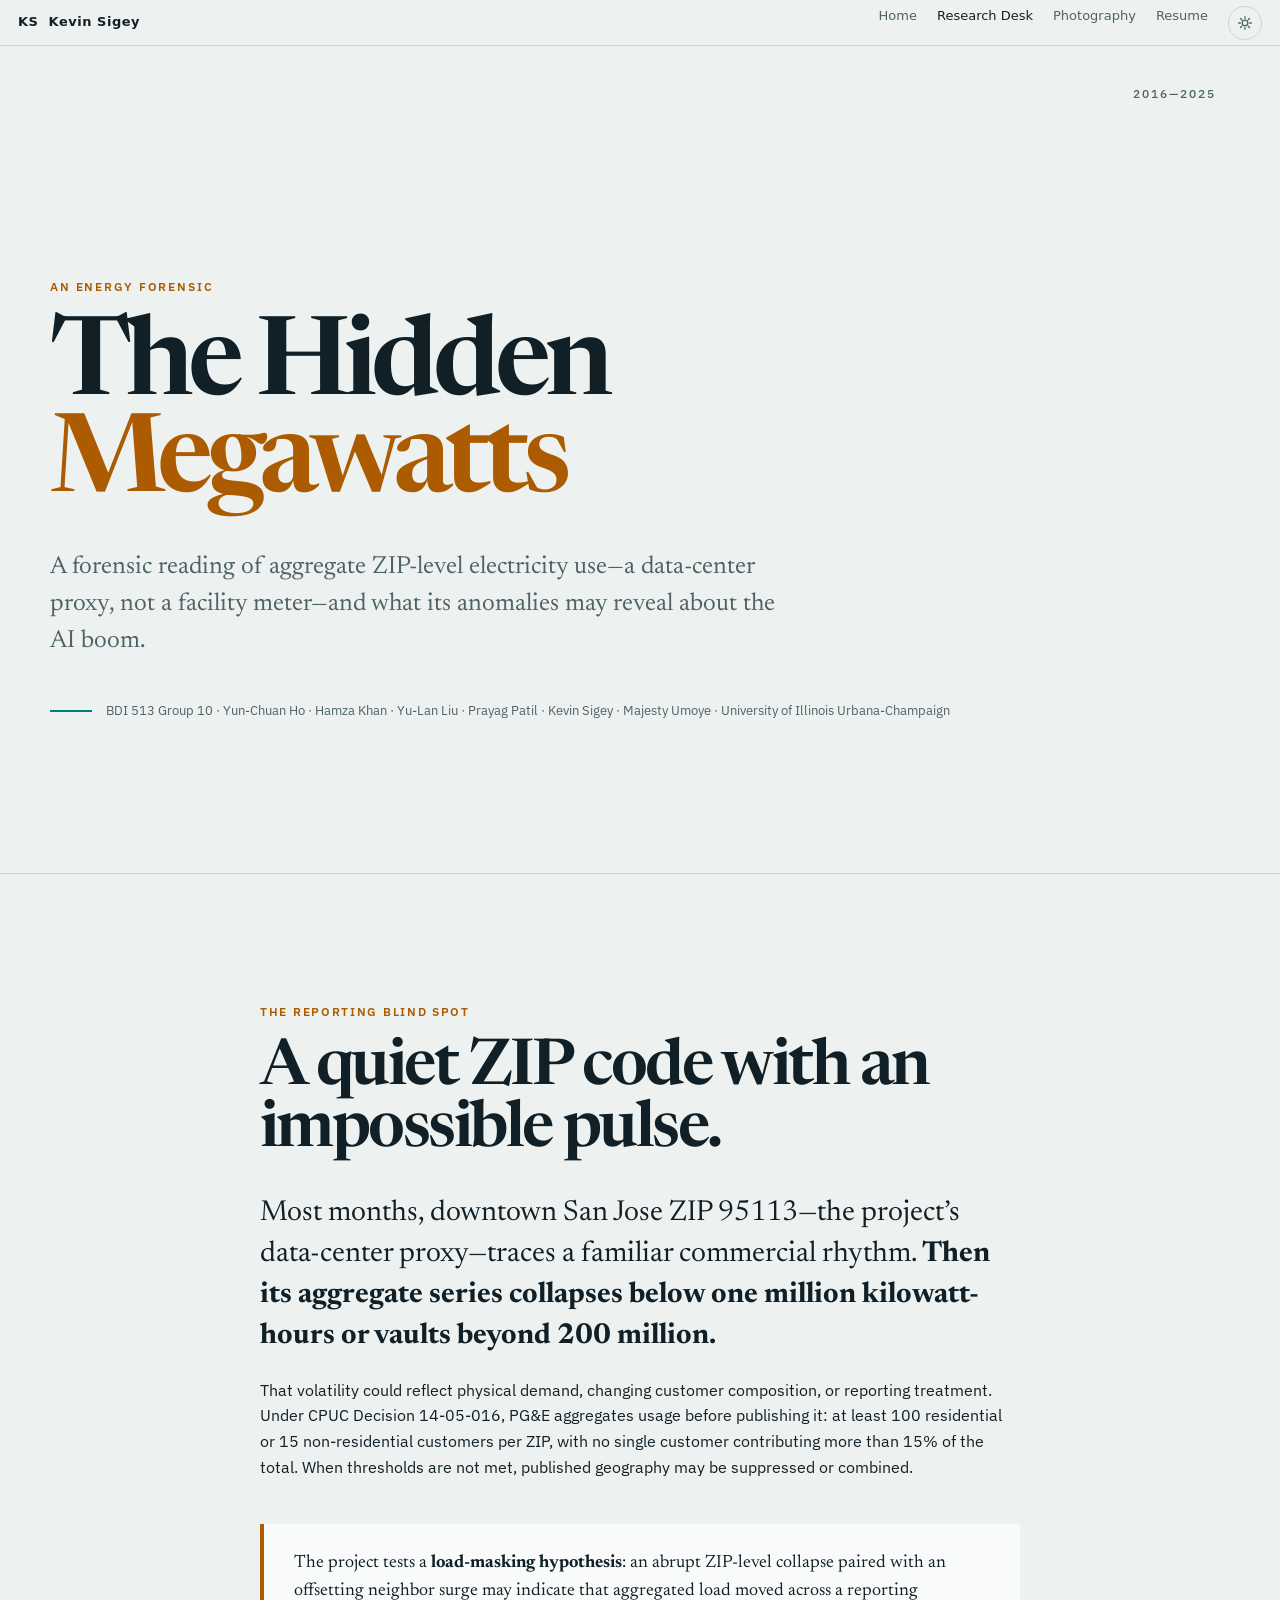
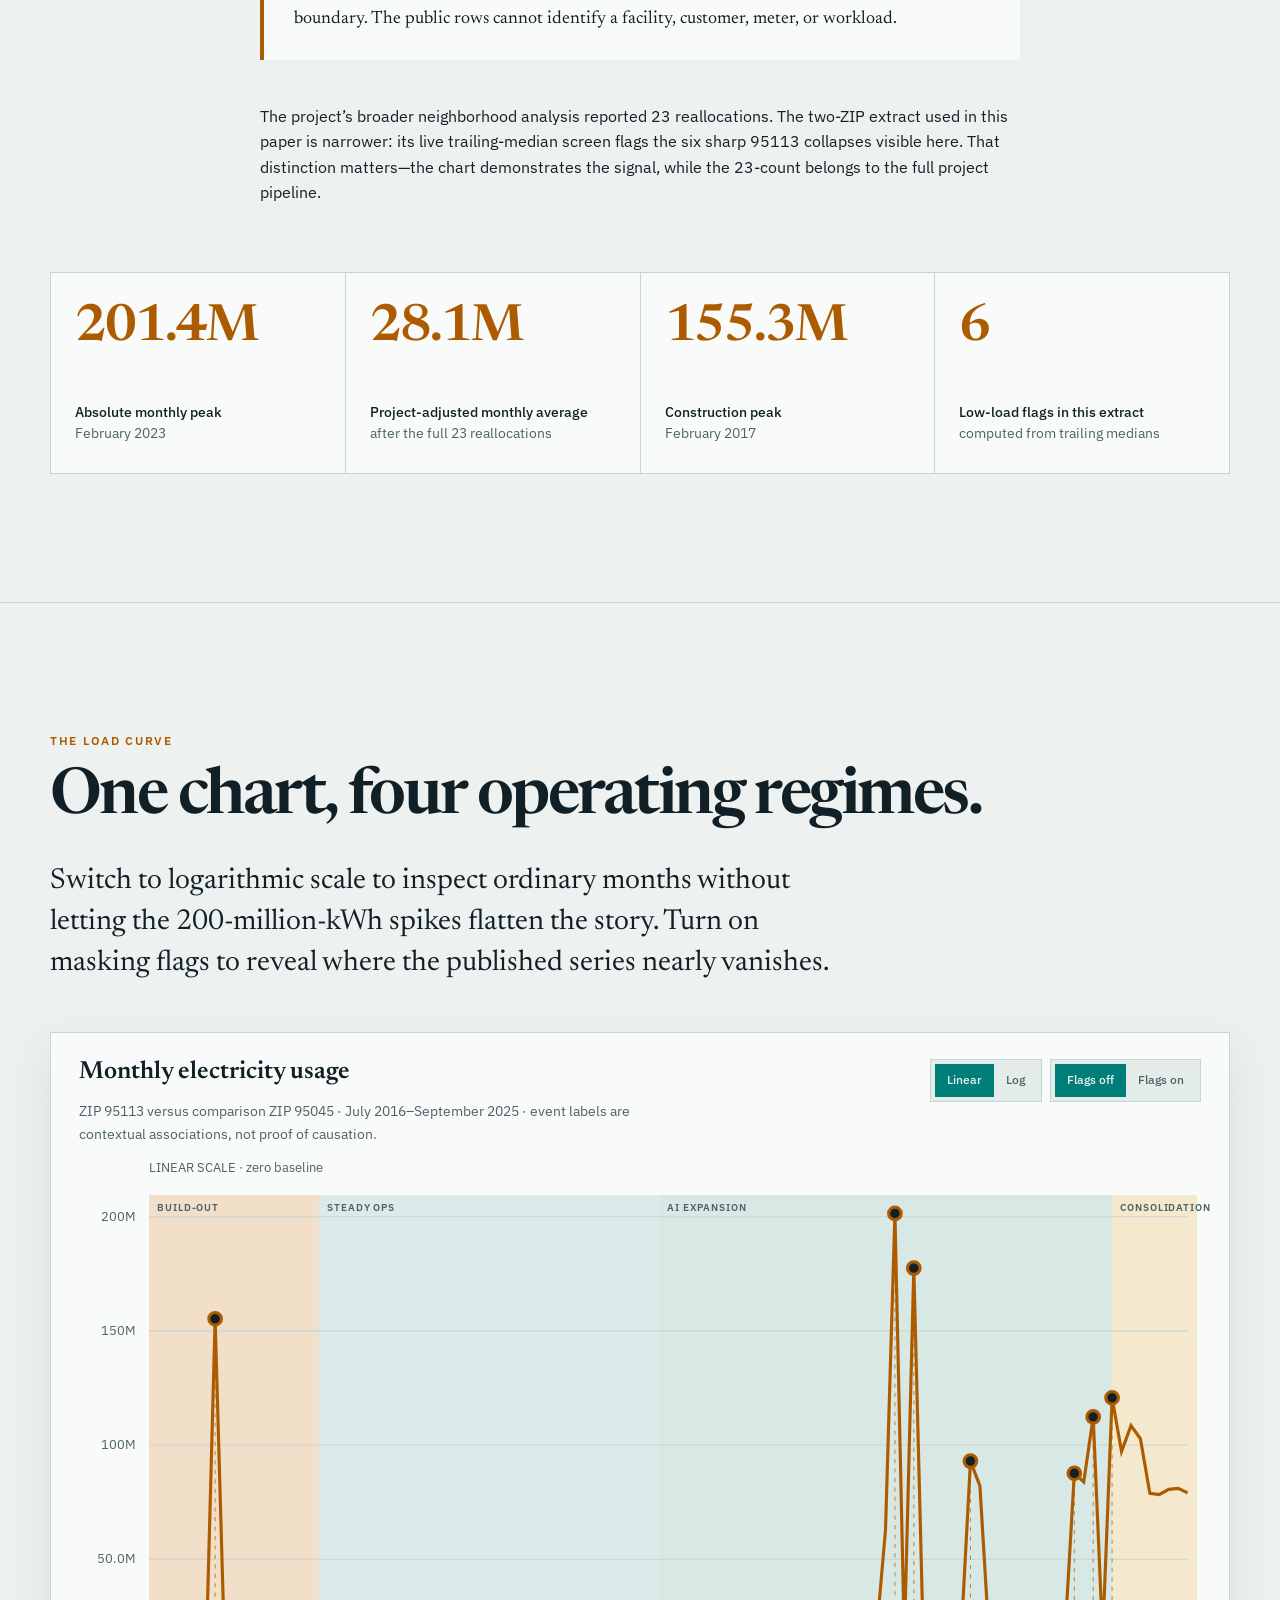
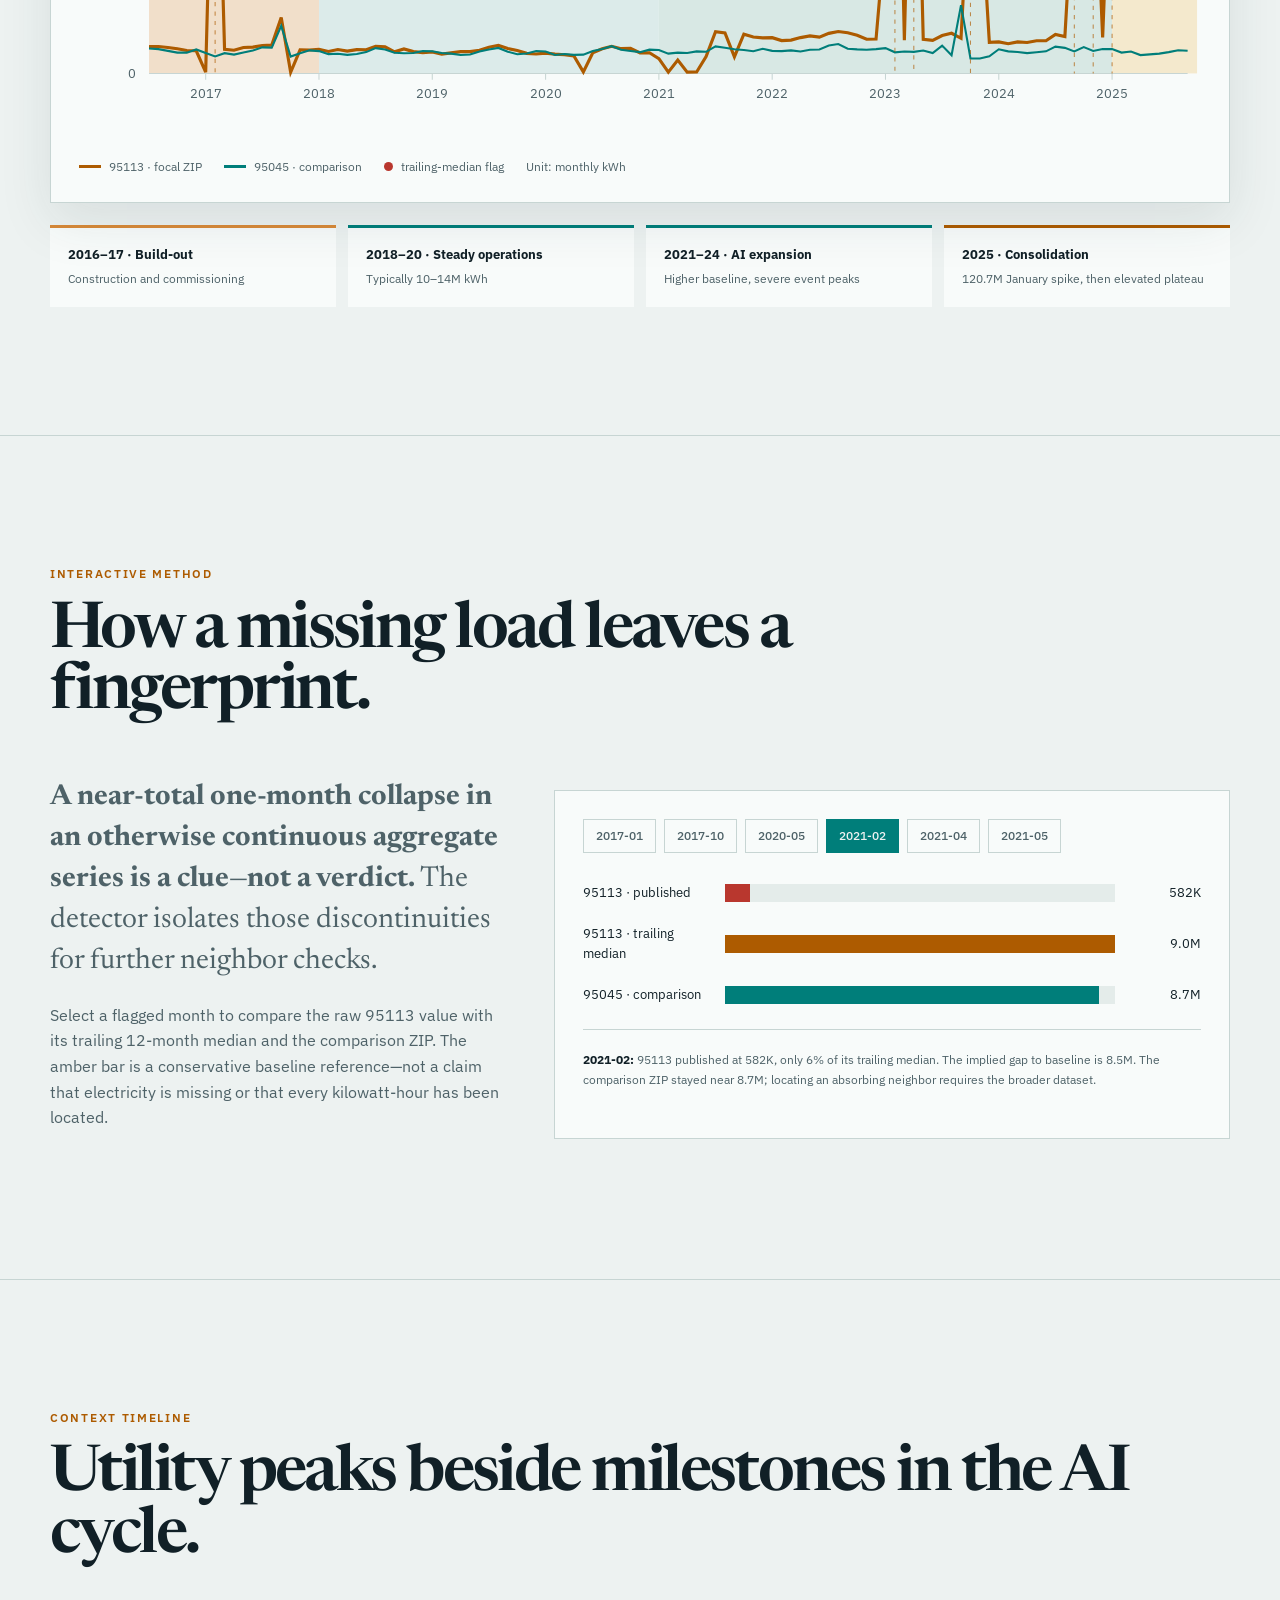
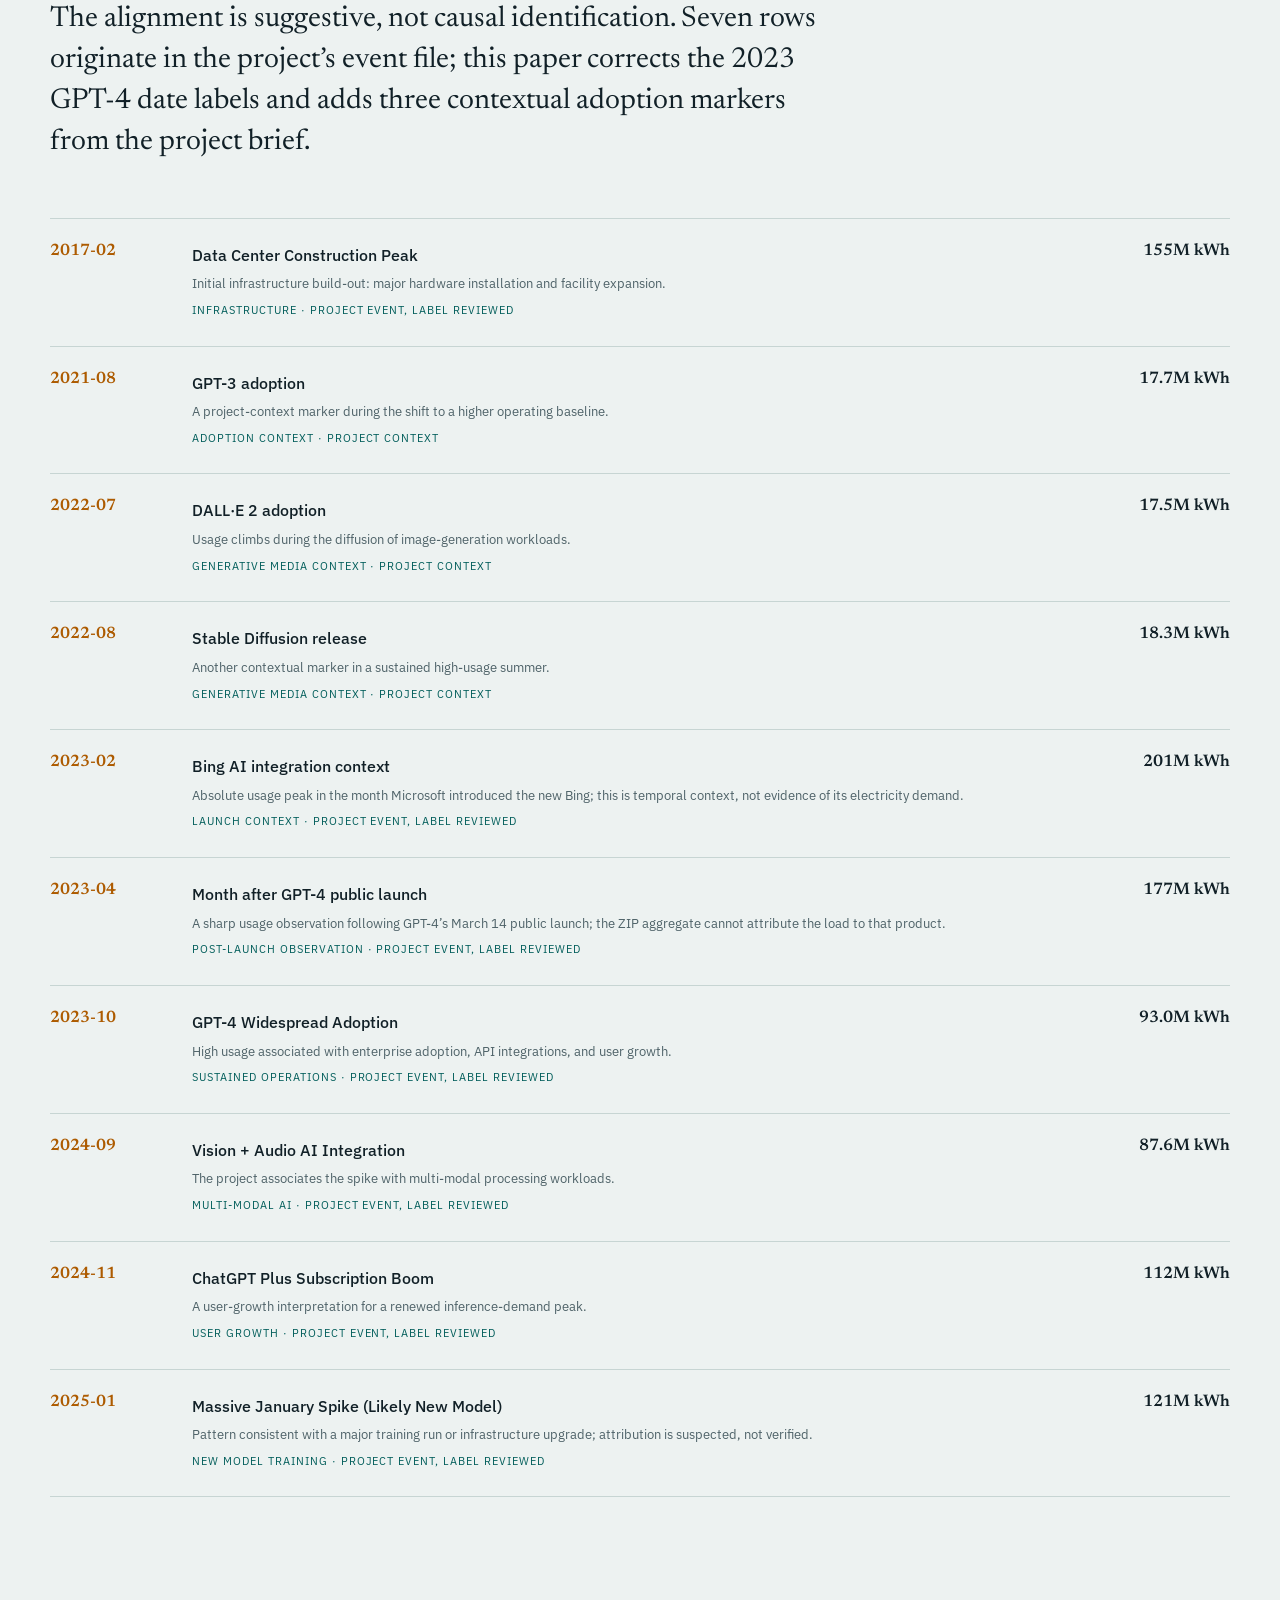
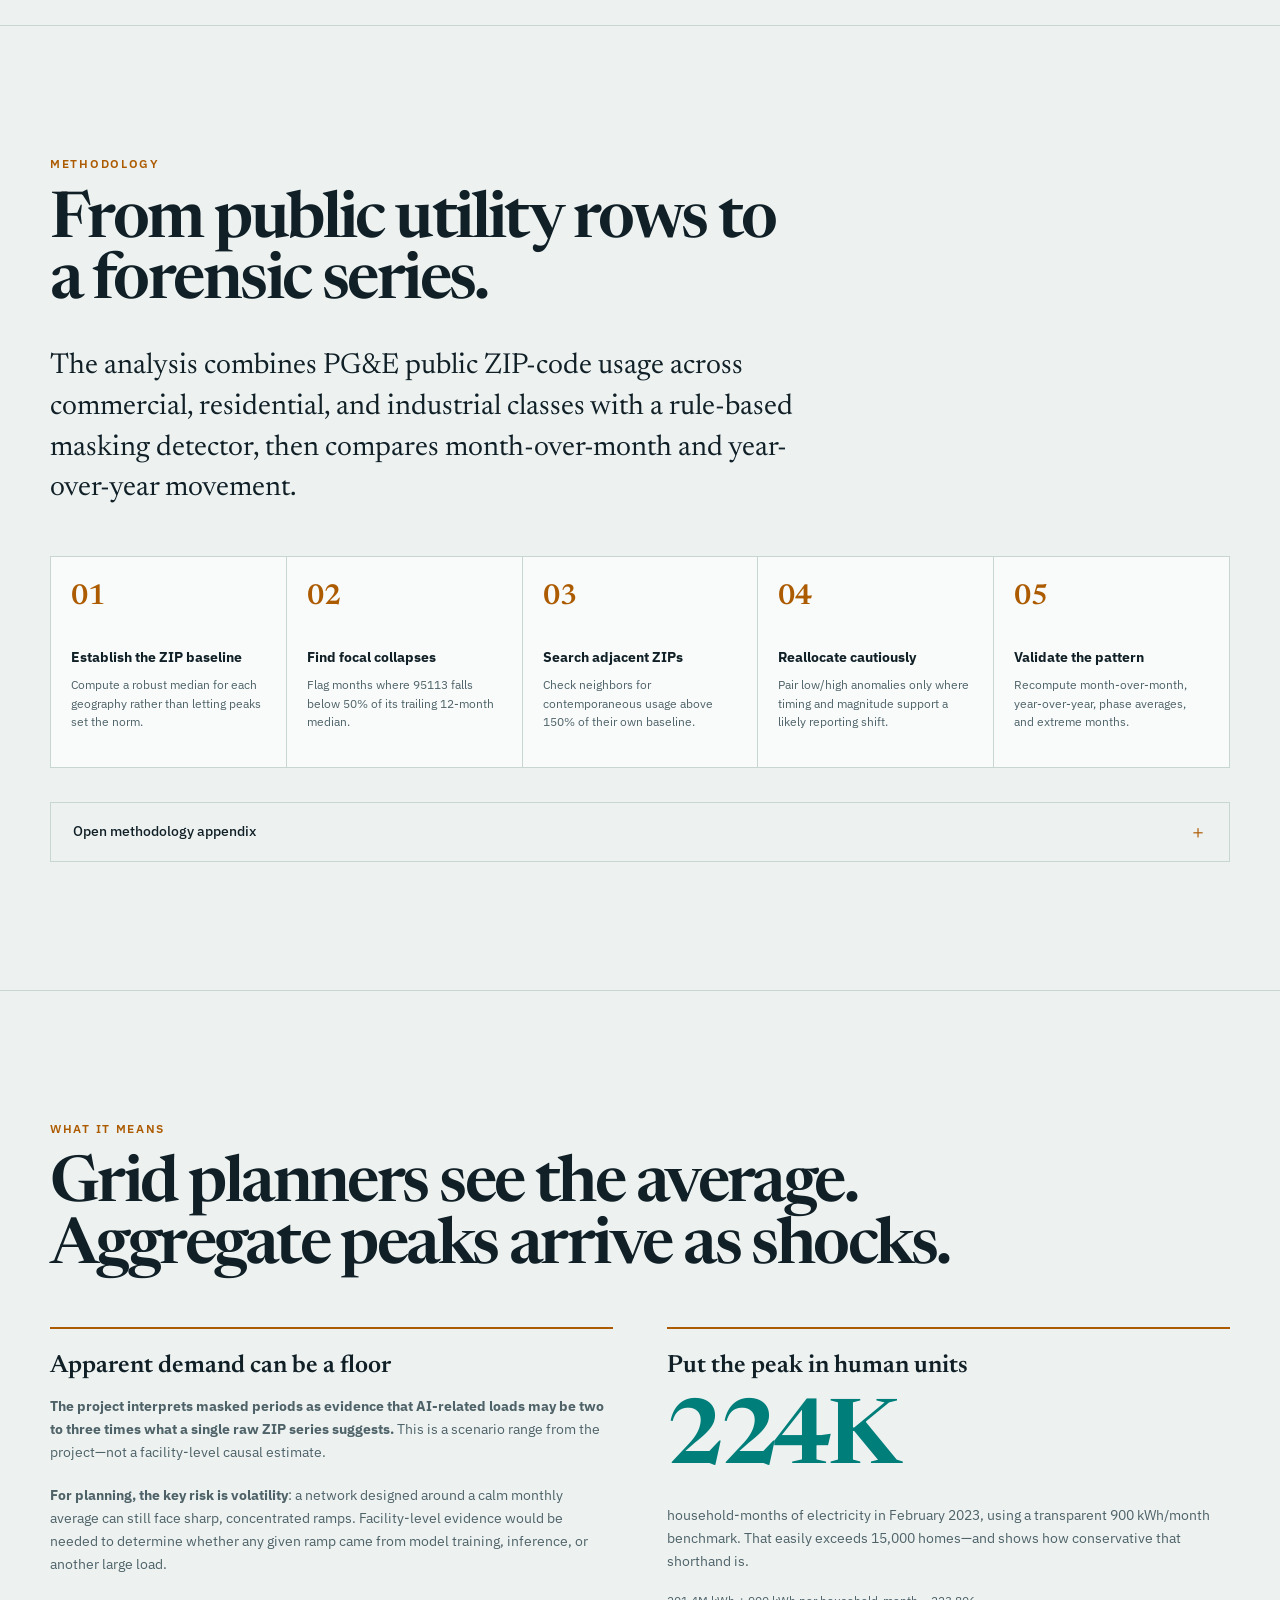
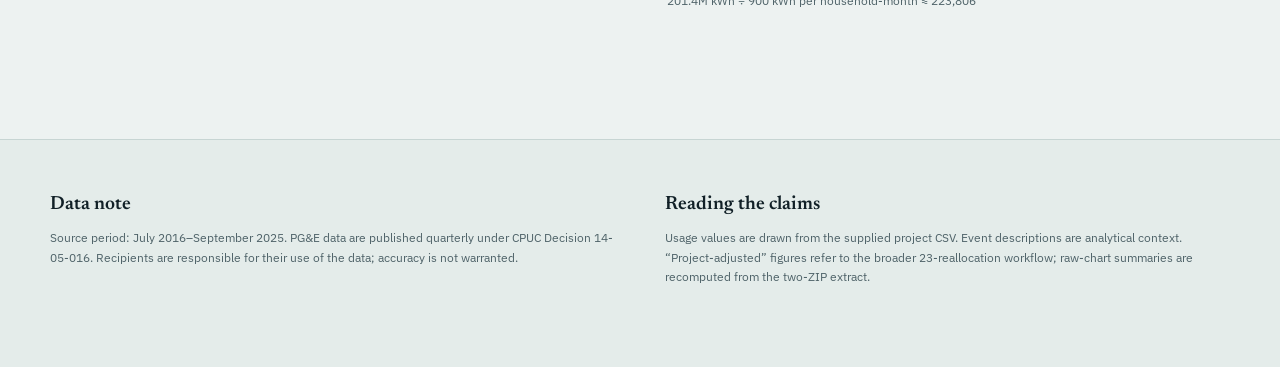
<file: data-center-energy.html>
<!doctype html>
<html lang="en">
<head>
<script>try{var m=localStorage.getItem("ks-mode");if(m!=="light"&&m!=="dark")m=window.matchMedia("(prefers-color-scheme: light)").matches?"light":"dark";document.documentElement.setAttribute("data-mode",m);}catch(e){document.documentElement.setAttribute("data-mode","dark");}</script>
<meta charset="utf-8">
<meta name="viewport" content="width=device-width, initial-scale=1, viewport-fit=cover">
<meta name="color-scheme" content="light dark">
<link rel="preconnect" href="https://fonts.googleapis.com">
<link rel="preconnect" href="https://fonts.gstatic.com" crossorigin>
<link href="https://fonts.googleapis.com/css2?family=IBM+Plex+Sans:wght@400;500;600&family=Newsreader:opsz,wght@6..72,400;6..72,600&display=swap" rel="stylesheet">
<title>The Hidden Megawatts</title>
<link rel="icon" href="favicon.ico" sizes="48x48">
<link rel="icon" href="favicons/research.svg" type="image/svg+xml">
<meta property="og:title" content="The Hidden Megawatts">
<meta property="og:description" content="A forensic reading of aggregate ZIP-level electricity use—a data-center proxy, not a facility meter—and what its anomalies may reveal about the AI boom.">
<meta property="og:image" content="https://kevinsigey.github.io/portfolio/og/data-center-energy.png">
<meta property="og:url" content="https://kevinsigey.github.io/portfolio/data-center-energy.html">
<meta property="og:type" content="article">
<meta name="twitter:card" content="summary_large_image">
<meta name="twitter:title" content="The Hidden Megawatts">
<meta name="twitter:description" content="A forensic reading of aggregate ZIP-level electricity use—a data-center proxy, not a facility meter—and what its anomalies may reveal about the AI boom.">
<meta name="twitter:image" content="https://kevinsigey.github.io/portfolio/og/data-center-energy.png">
<link rel="apple-touch-icon" href="assets/brand/apple-touch-icon.png">
<style>
:root{
  color-scheme:light dark;
  --bg:#081014;--bg2:#0c171d;--paper:#101e25;--paper2:#14252d;
  --text:#eef3f1;--muted:#9fb0b4;--line:#263840;--cyan:#56d8d0;--cyan2:#9ae7df;
  --amber:#ffb547;--amber2:#ffd186;--red:#ff6b5f;--phase1:#2a1d13;--phase2:#10232b;--phase3:#172b2b;--phase4:#2a2213;
  --shadow:0 18px 50px rgba(0,0,0,.2);
}
@media(prefers-color-scheme:light){:root{
  --bg:#edf2f1;--bg2:#e4ecea;--paper:#f8fbfa;--paper2:#fff;
  --text:#112027;--muted:#4e6268;--line:#c7d5d3;--cyan:#007e7a;--cyan2:#005d5a;
  --amber:#ad5b00;--amber2:#7b4000;--red:#b9372e;--phase1:#f1dfca;--phase2:#dcebea;--phase3:#d8e8e4;--phase4:#f4e9cd;
  --shadow:0 18px 50px rgba(28,56,62,.10);
}}
*{box-sizing:border-box}
html{scroll-behavior:smooth}
body{margin:0;background:var(--bg);color:var(--text);font-family:"IBM Plex Sans",sans-serif;line-height:1.6}
body:before{content:"";position:fixed;inset:0;pointer-events:none;background-image:linear-gradient(rgba(86,216,208,.025) 1px,transparent 1px),linear-gradient(90deg,rgba(86,216,208,.025) 1px,transparent 1px);background-size:44px 44px;mask-image:linear-gradient(to bottom,black,transparent 60%);z-index:-1}
a{color:var(--cyan2)}
main{overflow:hidden}
.wrap{width:min(1180px,calc(100% - 40px));margin:auto}
.hero{min-height:92vh;display:grid;align-items:end;padding:clamp(84px,12vw,150px) 0 70px;border-bottom:1px solid var(--line);position:relative}
.hero:after{content:"2016—2025";position:absolute;right:clamp(20px,5vw,80px);top:42px;font:500 12px/1 "IBM Plex Sans",sans-serif;letter-spacing:.17em;color:var(--muted)}
.kicker{font-size:.78rem;letter-spacing:.15em;text-transform:uppercase;color:var(--amber);font-weight:600;margin:0 0 24px}
h1{font:600 clamp(3.25rem,8.5vw,7.7rem)/.89 "Newsreader",serif;letter-spacing:-.055em;max-width:1020px;margin:0}
h1 em{color:var(--amber);font-style:normal}
.deck{font:400 clamp(1.15rem,2vw,1.55rem)/1.5 "Newsreader",serif;color:var(--muted);max-width:730px;margin:34px 0 40px}
.byline{display:flex;gap:14px;align-items:center;font-size:.83rem;color:var(--muted)}
.byline:before{content:"";width:42px;height:2px;background:var(--cyan)}
.section{padding:clamp(78px,10vw,130px) 0;border-bottom:1px solid var(--line)}
.reader{width:min(760px,calc(100% - 40px));margin:auto}
.eyebrow{color:var(--amber);font-size:.76rem;font-weight:600;letter-spacing:.14em;text-transform:uppercase;margin:0 0 18px}
h2{font:600 clamp(2.4rem,5vw,4.9rem)/.96 "Newsreader",serif;letter-spacing:-.04em;margin:0 0 32px}
h3{font:600 1.55rem/1.15 "Newsreader",serif;margin:0 0 12px}
p{margin:0 0 1.25rem}.lede{font:400 clamp(1.35rem,2.3vw,1.8rem)/1.42 "Newsreader",serif;color:var(--text)}
.callout{margin:44px 0;padding:26px 30px;border-left:4px solid var(--amber);background:var(--paper);font:400 1.12rem/1.55 "Newsreader",serif}
.stats{display:grid;grid-template-columns:repeat(4,1fr);gap:1px;background:var(--line);border:1px solid var(--line);margin-top:66px}
.stat{background:var(--paper);padding:30px 24px;min-height:200px;display:flex;flex-direction:column;justify-content:space-between}
.stat-value{font:600 clamp(2.2rem,4vw,4rem)/1 "Newsreader",serif;color:var(--amber);letter-spacing:-.04em}
.stat-label{font-size:.88rem;color:var(--muted);line-height:1.45}.stat-label b{color:var(--text);font-weight:500}
.chart-shell{margin-top:48px;background:var(--paper);border:1px solid var(--line);box-shadow:var(--shadow)}
.chart-head{display:flex;align-items:flex-start;justify-content:space-between;gap:24px;padding:26px 28px 0}
.chart-head p{color:var(--muted);font-size:.88rem;max-width:620px;margin:8px 0 0}
.controls{display:flex;flex-wrap:wrap;gap:8px;justify-content:flex-end}
.control-group{display:flex;background:var(--bg2);padding:4px;border:1px solid var(--line)}
button{font:500 .76rem/1 "IBM Plex Sans",sans-serif;color:var(--muted);background:transparent;border:0;padding:10px 12px;cursor:pointer}
button.active{color:var(--bg);background:var(--cyan)}
button:focus-visible,.method-toggle:focus-visible{outline:2px solid var(--amber);outline-offset:3px}
.chart-wrap{position:relative;padding:6px 12px 18px;min-height:500px}
#heroChart{display:block;width:100%;height:auto;min-height:440px}
.axis-label{fill:var(--muted);font-size:12px;font-family:"IBM Plex Sans",sans-serif}
.gridline{stroke:var(--line);stroke-width:1}.line-a{fill:none;stroke:var(--amber);stroke-width:3}.line-b{fill:none;stroke:var(--cyan);stroke-width:2}.mask-dot{fill:var(--red);stroke:var(--paper);stroke-width:2}.event-dot{fill:var(--text);stroke:var(--amber);stroke-width:3;cursor:pointer}.event-stem{stroke:var(--amber);stroke-width:1;stroke-dasharray:4 5;opacity:.68}
.phase-label{fill:var(--muted);font:600 10px "IBM Plex Sans",sans-serif;letter-spacing:.08em}.chart-legend{display:flex;gap:22px;flex-wrap:wrap;padding:0 28px 26px;color:var(--muted);font-size:.78rem}.legend-item{display:flex;align-items:center;gap:8px}.swatch{width:22px;height:3px;background:var(--amber)}.swatch.cyan{background:var(--cyan)}.swatch.mask{width:9px;height:9px;border-radius:50%;background:var(--red)}
.tooltip{position:fixed;z-index:30;width:min(300px,calc(100vw - 28px));pointer-events:none;background:#020708;color:#f4f7f6;border:1px solid #38505a;padding:14px 16px;box-shadow:0 12px 40px rgba(0,0,0,.45);opacity:0;transform:translateY(6px);transition:opacity .14s,transform .14s;font-size:.79rem;line-height:1.45}.tooltip.show{opacity:1;transform:none}.tooltip strong{display:block;color:#ffd186;font-size:.9rem;margin-bottom:4px}
.phase-key{display:grid;grid-template-columns:repeat(4,1fr);gap:12px;margin:22px 0 0}.phase{padding:16px 18px;background:var(--paper);border-top:3px solid var(--cyan)}.phase:nth-child(1){border-color:#d88938}.phase:nth-child(3){border-color:var(--cyan)}.phase:nth-child(4){border-color:var(--amber)}.phase b{display:block;font-size:.82rem}.phase span{color:var(--muted);font-size:.76rem}
.explainer{display:grid;grid-template-columns:.8fr 1.2fr;gap:54px;align-items:center;margin-top:54px}.explainer-copy p{color:var(--muted)}
.mask-panel{background:var(--paper);border:1px solid var(--line);padding:28px}.month-switch{display:flex;gap:8px;flex-wrap:wrap;margin-bottom:30px}.month-switch button{border:1px solid var(--line)}.month-switch button.active{border-color:var(--cyan)}
.bar-row{display:grid;grid-template-columns:130px 1fr 74px;align-items:center;gap:12px;margin:20px 0;font-size:.8rem}.bar-track{height:18px;background:var(--bg2);position:relative}.bar-fill{height:100%;width:0;transition:width .6s cubic-bezier(.2,.7,.2,1);background:var(--cyan)}.bar-fill.raw{background:var(--red)}.bar-fill.restored{background:var(--amber)}.bar-value{text-align:right;font-variant-numeric:tabular-nums}.mask-note{padding-top:20px;border-top:1px solid var(--line);margin-top:24px;color:var(--muted);font-size:.78rem}.mask-note strong{color:var(--text)}
.timeline{margin-top:54px;border-top:1px solid var(--line)}.event-row{display:grid;grid-template-columns:116px 1fr 135px;gap:26px;padding:24px 0;border-bottom:1px solid var(--line);align-items:start}.event-date{color:var(--amber);font:600 1.04rem "Newsreader",serif}.event-title{font-weight:500}.event-desc{color:var(--muted);font-size:.82rem;margin-top:6px;line-height:1.5}.event-value{text-align:right;font:600 1.05rem "Newsreader",serif}.tag{display:inline-block;margin-top:8px;color:var(--cyan2);font-size:.68rem;letter-spacing:.09em;text-transform:uppercase}
.method-steps{counter-reset:method;display:grid;grid-template-columns:repeat(5,1fr);gap:1px;background:var(--line);border:1px solid var(--line);margin-top:46px}.step{counter-increment:method;background:var(--paper);padding:26px 20px;min-height:210px}.step:before{content:"0" counter(method);display:block;color:var(--amber);font:600 1.8rem "Newsreader",serif;margin-bottom:34px}.step b{display:block;font-size:.86rem;margin-bottom:8px}.step span{display:block;color:var(--muted);font-size:.76rem;line-height:1.5}
.method-toggle{width:100%;display:flex;align-items:center;justify-content:space-between;background:none;color:var(--text);border:1px solid var(--line);padding:20px 22px;font-size:.86rem;margin-top:34px;text-align:left}.method-toggle span:last-child{color:var(--amber);font-size:1.1rem}.appendix{display:none;border:1px solid var(--line);border-top:0;padding:26px;background:var(--paper);font-size:.84rem;color:var(--muted)}.appendix.open{display:block}.appendix code{font-family:ui-monospace,monospace;color:var(--cyan2)}
.implications{display:grid;grid-template-columns:1fr 1fr;gap:54px;margin-top:48px}.implication{padding-top:24px;border-top:2px solid var(--amber)}.implication p{color:var(--muted);font-size:.9rem}.household{font:600 clamp(3rem,7vw,6rem)/1 "Newsreader",serif;color:var(--cyan);letter-spacing:-.05em;margin:16px 0}.formula{font-size:.74rem;color:var(--muted)}
.notes{padding:54px 0 70px;background:var(--bg2);font-size:.76rem;color:var(--muted)}.notes h3{color:var(--text);font-size:1.2rem}.notes-grid{display:grid;grid-template-columns:1fr 1fr;gap:50px}.notes p{margin-bottom:10px}
@media(max-width:900px){.stats{grid-template-columns:1fr 1fr}.method-steps{grid-template-columns:1fr 1fr}.step:last-child{grid-column:1/-1}.phase-key{grid-template-columns:1fr 1fr}.explainer{grid-template-columns:1fr}.chart-head{display:block}.controls{justify-content:flex-start;margin-top:20px}}
@media(max-width:640px){.wrap,.reader{width:min(100% - 28px,760px)}.hero{min-height:86vh;padding-bottom:45px}.hero:after{right:14px;top:26px}h1{font-size:3.45rem}.section{padding:72px 0}.stats{grid-template-columns:1fr}.stat{min-height:150px}.chart-shell{margin-left:-8px;margin-right:-8px}.chart-head{padding:20px 18px 0}.chart-wrap{padding:0 2px 12px;min-height:380px}#heroChart{min-height:370px}.chart-legend{padding:0 18px 20px;gap:12px}.phase-key{grid-template-columns:1fr}.event-row{grid-template-columns:90px 1fr;gap:16px}.event-value{grid-column:2;text-align:left;margin-top:-10px}.method-steps{grid-template-columns:1fr}.step:last-child{grid-column:auto}.step{min-height:0}.bar-row{grid-template-columns:96px 1fr 60px;gap:8px}.mask-panel{padding:20px 16px}.implications,.notes-grid{grid-template-columns:1fr;gap:28px}.callout{padding:22px 20px;margin:34px 0}.control-group{width:100%}.control-group button{flex:1}}
@media(prefers-reduced-motion:reduce){html{scroll-behavior:auto}.bar-fill,.tooltip{transition:none}}
</style>
<style>
html[data-mode="dark"]{--bg:#081014;--bg2:#0c171d;--paper:#101e25;--paper2:#14252d;--text:#eef3f1;--muted:#9fb0b4;--line:#263840;--cyan:#56d8d0;--cyan2:#9ae7df;--amber:#ffb547;--amber2:#ffd186;--red:#ff6b5f;--phase1:#2a1d13;--phase2:#10232b;--phase3:#172b2b;--phase4:#2a2213;--shadow:0 18px 50px rgba(0,0,0,.2);--bar-bg:rgba(10,10,12,.94);--bar-ink:#eef3f1;--bar-mut:#c9c9ce}
html[data-mode="light"]{--bg:#edf2f1;--bg2:#e4ecea;--paper:#f8fbfa;--paper2:#fff;--text:#112027;--muted:#4e6268;--line:#c7d5d3;--cyan:#007e7a;--cyan2:#005d5a;--amber:#ad5b00;--amber2:#7b4000;--red:#b9372e;--phase1:#f1dfca;--phase2:#dcebea;--phase3:#d8e8e4;--phase4:#f4e9cd;--shadow:0 18px 50px rgba(28,56,62,.10);--bar-bg:rgba(237,242,241,.94);--bar-ink:#112027;--bar-mut:#4e6268}

/* ks-toggle: sun/moon mode switch for the legacy papers (Nov 2026). */
html[data-mode="dark"]{color-scheme:dark}
html[data-mode="light"]{color-scheme:light}
.ks-toggle{flex:none;display:inline-flex;align-items:center;justify-content:center;width:34px;height:34px;border-radius:999px;border:1px solid var(--line);background:transparent;color:var(--bar-mut);cursor:pointer;padding:0}
.ks-toggle:hover{color:var(--bar-ink)}
.ks-toggle .mt-ic{width:16px;height:16px;display:block}
.ks-toggle .mt-sun{display:none}
html[data-mode="light"] .ks-toggle .mt-sun{display:block}
html[data-mode="light"] .ks-toggle .mt-moon{display:none}
@media(max-width:640px){.ks-bar nav{gap:11px !important}.ks-bar nav a[href="index.html"]{display:none}}

/* panelpop: chart-panel pop-out viewer (site-wide, Nov 2026).
   A marked panel ([data-panel-pop]) opens whole: chart, title, caption,
   in a full-screen viewer, the way photos open on the Photography page.
   The viewer zooms (rev. 2, Nov 2026): a toolbar shows the real zoom
   percentage with minus, plus and Fit controls. 100% is the panel at
   exactly its in-page width; the panel keeps a wide layout (up to
   1100px, charts refit on the resize event) and is transform-scaled
   inside a sizing wrapper set to the scaled dimensions, so the overlay
   scrolls and pans over the true zoomed size. Pinch zoom still works
   on top of the transform. */
[data-panel-pop]{cursor:zoom-in;position:relative}
[data-panel-pop]:focus-visible{outline:2px solid var(--accent,#b4552d);outline-offset:3px}
.pp-badge{position:absolute;top:10px;right:10px;width:30px;height:30px;border-radius:999px;display:grid;place-items:center;background:var(--card,var(--paper,#fffdf8));color:var(--ink-2,var(--muted,#8b96a5));border:1px solid var(--line,#ccc);opacity:0;pointer-events:none;transition:opacity .15s;z-index:6}
[data-panel-pop]:hover .pp-badge,[data-panel-pop]:focus-visible .pp-badge{opacity:.94}
@media(hover:none){.pp-badge{opacity:.78}}
.pp-overlay{position:fixed;inset:0;z-index:400;background:rgba(8,10,12,.76);-webkit-backdrop-filter:blur(3px);backdrop-filter:blur(3px);display:none;overflow:auto;overscroll-behavior:contain;padding:26px 14px 44px;box-sizing:border-box}
.pp-overlay.open{display:block}
.pp-stage{margin:0 auto;position:relative}
.pp-zoomwrap{position:relative;margin:0 auto}
.pp-stage [data-panel-pop]{cursor:default}
.pp-close{position:fixed;top:12px;right:12px;z-index:410;width:42px;height:42px;border-radius:999px;border:1px solid rgba(255,255,255,.4);background:rgba(14,16,20,.88);color:#fff;display:grid;place-items:center;cursor:pointer;padding:0}
.pp-close svg{width:19px;height:19px;display:block}
.pp-tools{position:fixed;top:12px;left:50%;transform:translateX(-50%);z-index:420;display:flex;align-items:center;gap:2px;background:rgba(14,16,20,.88);border:1px solid rgba(255,255,255,.4);border-radius:999px;padding:4px;color:#fff;font-family:ui-monospace,SFMono-Regular,Menlo,Consolas,monospace}
.pp-zbtn{appearance:none;-webkit-appearance:none;width:34px;height:34px;border-radius:999px;border:0;background:transparent;color:#fff;font-size:19px;line-height:1;display:grid;place-items:center;cursor:pointer;padding:0;font-family:inherit}
.pp-zbtn:hover,.pp-zbtn:active{background:rgba(255,255,255,.18)}
.pp-zbtn.pp-zfit{width:auto;padding:0 11px;font-size:12px;font-weight:600;letter-spacing:.05em}
.pp-zlabel{min-width:50px;text-align:center;font-size:12.5px;font-weight:600;letter-spacing:.02em}
body.pp-lock{overflow:hidden}
.pp-ph{border:1px dashed var(--line,#ccc);border-radius:8px;box-sizing:border-box}
@media(max-width:720px){.pp-overlay{padding:14px 8px 30px}}
/* /panelpop-css */
.pp-overlay{z-index:10000}
.pp-close{z-index:10010}
.pp-tools{z-index:10020}
</style>
</head>
<body><div class="ks-bar" style="position:fixed;top:0;left:0;right:0;z-index:9999;height:46px;display:flex;align-items:center;justify-content:space-between;padding:0 18px;background:var(--bar-bg);border-bottom:1px solid var(--line);font-family:Inter,system-ui,sans-serif;font-size:13px"><a href="index.html" style="color:var(--bar-ink);text-decoration:none;font-weight:700;letter-spacing:.04em">KS&nbsp;&nbsp;Kevin Sigey</a><nav style="display:flex;gap:20px"><a href="index.html" style="color:var(--bar-mut);text-decoration:none">Home</a><a href="writing.html" style="color:var(--bar-ink);text-decoration:none">Research Desk</a><a href="photos.html" style="color:var(--bar-mut);text-decoration:none">Photography</a><a href="assets/resume.pdf" style="color:var(--bar-mut);text-decoration:none">Resume</a><button class="ks-toggle" type="button" data-mode-toggle aria-pressed="true" aria-label="Switch to light mode"><svg class="mt-ic mt-sun" viewBox="0 0 24 24" fill="none" stroke="currentColor" stroke-width="2" stroke-linecap="round" aria-hidden="true"><circle cx="12" cy="12" r="4.2"/><path d="M12 2.5v2.4M12 19.1v2.4M2.5 12h2.4M19.1 12h2.4M5.3 5.3l1.7 1.7M17 17l1.7 1.7M18.7 5.3L17 7M7 17l-1.7 1.7"/></svg><svg class="mt-ic mt-moon" viewBox="0 0 24 24" fill="none" stroke="currentColor" stroke-width="2" stroke-linecap="round" stroke-linejoin="round" aria-hidden="true"><path d="M21 12.79A9 9 0 1 1 11.21 3 7 7 0 0 0 21 12.79z"/></svg></button></nav></div><style>body{padding-top:46px !important}</style>
<main>
<section class="hero"><div class="wrap">
  <p class="kicker">An energy forensic</p>
  <h1>The Hidden <em>Megawatts</em></h1>
  <p class="deck">A forensic reading of aggregate ZIP-level electricity use—a data-center proxy, not a facility meter—and what its anomalies may reveal about the AI boom.</p>
  <div class="byline">BDI 513 Group 10 · Yun-Chuan Ho · Hamza Khan · Yu-Lan Liu · Prayag Patil · Kevin Sigey · Majesty Umoye · University of Illinois Urbana-Champaign</div>
</div></section>

<section class="section"><div class="reader">
  <p class="eyebrow">The reporting blind spot</p>
  <h2>A quiet ZIP code with an impossible pulse.</h2>
  <p class="lede">Most months, downtown San Jose ZIP 95113—the project’s data-center proxy—traces a familiar commercial rhythm. <strong>Then its aggregate series collapses below one million kilowatt-hours or vaults beyond 200 million.</strong></p>
  <p>That volatility could reflect physical demand, changing customer composition, or reporting treatment. Under CPUC Decision 14-05-016, PG&amp;E aggregates usage before publishing it: at least 100 residential or 15 non-residential customers per ZIP, with no single customer contributing more than 15% of the total. When thresholds are not met, published geography may be suppressed or combined.</p>
  <div class="callout">The project tests a <b>load-masking hypothesis</b>: an abrupt ZIP-level collapse paired with an offsetting neighbor surge may indicate that aggregated load moved across a reporting boundary. The public rows cannot identify a facility, customer, meter, or workload.</div>
  <p>The project’s broader neighborhood analysis reported 23 reallocations. The two-ZIP extract used in this paper is narrower: its live trailing-median screen flags the six sharp 95113 collapses visible here. That distinction matters—the chart demonstrates the signal, while the 23-count belongs to the full project pipeline.</p>
</div><div class="wrap stats" aria-label="Key findings">
  <div class="stat"><div class="stat-value" data-count="201.4" data-suffix="M">201.4M</div><div class="stat-label"><b>Absolute monthly peak</b><br>February 2023</div></div>
  <div class="stat"><div class="stat-value" data-count="28.1" data-suffix="M">28.1M</div><div class="stat-label"><b>Project-adjusted monthly average</b><br>after the full 23 reallocations</div></div>
  <div class="stat"><div class="stat-value" data-count="155.3" data-suffix="M">155.3M</div><div class="stat-label"><b>Construction peak</b><br>February 2017</div></div>
  <div class="stat"><div class="stat-value" data-count="6" data-suffix="">6</div><div class="stat-label"><b>Low-load flags in this extract</b><br>computed from trailing medians</div></div>
</div></section>

<section class="section"><div class="wrap">
  <p class="eyebrow">The load curve</p>
  <h2>One chart, four operating regimes.</h2>
  <p class="lede" style="max-width:780px">Switch to logarithmic scale to inspect ordinary months without letting the 200-million-kWh spikes flatten the story. Turn on masking flags to reveal where the published series nearly vanishes.</p>
  <div class="chart-shell">
    <div class="chart-head"><div><h3>Monthly electricity usage</h3><p>ZIP 95113 versus comparison ZIP 95045 · July 2016–September 2025 · event labels are contextual associations, not proof of causation.</p></div>
      <div class="controls" aria-label="Chart controls">
        <div class="control-group" aria-label="Scale"><button class="active" data-scale="linear">Linear</button><button data-scale="log">Log</button></div>
        <div class="control-group" aria-label="Masking flags"><button class="active" data-mask="off">Flags off</button><button data-mask="on">Flags on</button></div>
      </div>
    </div>
    <div class="chart-wrap"><svg id="heroChart" viewBox="0 0 1100 560" role="img" aria-labelledby="chartTitle chartDesc"><title id="chartTitle">Monthly electricity usage in two San Jose ZIP codes</title><desc id="chartDesc">A time-series comparison from July 2016 through September 2025 with lifecycle shading and AI-related event markers.</desc></svg></div>
    <div class="chart-legend"><span class="legend-item"><i class="swatch"></i>95113 · focal ZIP</span><span class="legend-item"><i class="swatch cyan"></i>95045 · comparison</span><span class="legend-item"><i class="swatch mask"></i>trailing-median flag</span><span class="legend-item">Unit: monthly kWh</span></div>
  </div>
  <div class="phase-key" aria-label="Lifecycle phases"><div class="phase"><b>2016–17 · Build-out</b><span>Construction and commissioning</span></div><div class="phase"><b>2018–20 · Steady operations</b><span>Typically 10–14M kWh</span></div><div class="phase"><b>2021–24 · AI expansion</b><span>Higher baseline, severe event peaks</span></div><div class="phase"><b>2025 · Consolidation</b><span>120.7M January spike, then elevated plateau</span></div></div>
</div></section>

<section class="section"><div class="wrap">
  <div class="reader" style="margin-left:0"><p class="eyebrow">Interactive method</p><h2>How a missing load leaves a fingerprint.</h2></div>
  <div class="explainer"><div class="explainer-copy"><p class="lede"><strong>A near-total one-month collapse in an otherwise continuous aggregate series is a clue—not a verdict.</strong> The detector isolates those discontinuities for further neighbor checks.</p><p>Select a flagged month to compare the raw 95113 value with its trailing 12-month median and the comparison ZIP. The amber bar is a conservative baseline reference—not a claim that electricity is missing or that every kilowatt-hour has been located.</p></div>
    <div class="mask-panel"><div class="month-switch" id="monthSwitch" aria-label="Select a flagged month"></div><div id="maskBars"></div><p class="mask-note" id="maskNote"></p></div>
  </div>
</div></section>

<section class="section"><div class="wrap">
  <p class="eyebrow">Context timeline</p><h2>Utility peaks beside milestones in the AI cycle.</h2>
  <p class="lede" style="max-width:800px">The alignment is suggestive, not causal identification. Seven rows originate in the project’s event file; this paper corrects the 2023 GPT-4 date labels and adds three contextual adoption markers from the project brief.</p>
  <div class="timeline" id="timeline"></div>
</div></section>

<section class="section"><div class="wrap">
  <div class="reader" style="margin-left:0"><p class="eyebrow">Methodology</p><h2>From public utility rows to a forensic series.</h2><p class="lede">The analysis combines PG&amp;E public ZIP-code usage across commercial, residential, and industrial classes with a rule-based masking detector, then compares month-over-month and year-over-year movement.</p></div>
  <div class="method-steps"><div class="step"><b>Establish the ZIP baseline</b><span>Compute a robust median for each geography rather than letting peaks set the norm.</span></div><div class="step"><b>Find focal collapses</b><span>Flag months where 95113 falls below 50% of its trailing 12-month median.</span></div><div class="step"><b>Search adjacent ZIPs</b><span>Check neighbors for contemporaneous usage above 150% of their own baseline.</span></div><div class="step"><b>Reallocate cautiously</b><span>Pair low/high anomalies only where timing and magnitude support a likely reporting shift.</span></div><div class="step"><b>Validate the pattern</b><span>Recompute month-over-month, year-over-year, phase averages, and extreme months.</span></div></div>
  <button class="method-toggle" id="methodToggle" aria-expanded="false" aria-controls="appendix"><span>Open methodology appendix</span><span>＋</span></button>
  <div class="appendix" id="appendix"><p><b>Detector shown in this page.</b> For month <code>t</code>, the focal ZIP is flagged when <code>Usage95113(t) &lt; 0.5 × median(Usage95113(t−12 … t−1))</code>. A minimum of six prior observations is required. The browser computes this from the embedded CSV rows; it does not fetch data.</p><p><b>Full-project reallocation.</b> The broader source analysis also searched neighboring ZIPs for an offsetting increase above 150% of their baseline and reported 23 reallocations. The supplied two-ZIP extract cannot reproduce the neighbor search, so this paper does not pretend that it can.</p><p><b>Transformations.</b> Month-over-month change compares adjacent observations. Year-over-year change compares the same calendar month 12 observations apart. No interpolation is used; the source period ends in September 2025.</p><p><b>Limitations.</b> ZIP aggregation prevents facility-level attribution. Event timing creates hypotheses, not causal proof. Meter reclassification, reporting boundaries, weather, occupancy, and other large customers can also move the series.</p></div>
</div></section>

<section class="section"><div class="wrap"><p class="eyebrow">What it means</p><h2>Grid planners see the average.<br>Aggregate peaks arrive as shocks.</h2>
  <div class="implications"><div class="implication"><h3>Apparent demand can be a floor</h3><p><strong>The project interprets masked periods as evidence that AI-related loads may be two to three times what a single raw ZIP series suggests.</strong> This is a scenario range from the project—not a facility-level causal estimate.</p><p><strong>For planning, the key risk is volatility</strong>: a network designed around a calm monthly average can still face sharp, concentrated ramps. Facility-level evidence would be needed to determine whether any given ramp came from model training, inference, or another large load.</p></div><div class="implication"><h3>Put the peak in human units</h3><div class="household" id="homeMonths">224K</div><p>household-months of electricity in February 2023, using a transparent 900 kWh/month benchmark. That easily exceeds 15,000 homes—and shows how conservative that shorthand is.</p><div class="formula">201.4M kWh ÷ 900 kWh per household-month ≈ 223,806</div></div></div>
</div></section>

<footer class="notes"><div class="wrap notes-grid"><div><h3>Data note</h3><p>Source period: July 2016–September 2025. PG&amp;E data are published quarterly under CPUC Decision 14-05-016. Recipients are responsible for their use of the data; accuracy is not warranted.</p></div><div><h3>Reading the claims</h3><p>Usage values are drawn from the supplied project CSV. Event descriptions are analytical context. “Project-adjusted” figures refer to the broader 23-reallocation workflow; raw-chart summaries are recomputed from the two-ZIP extract.</p></div></div></footer>
</main>
<div class="tooltip" id="tooltip" role="status" aria-live="polite"></div>
<script>
(function(){
'use strict';
var rows=[["2016-07",95045,10907081.5],["2016-07",95113,11817175],["2016-08",95045,10658228],["2016-08",95113,11788513],["2016-09",95045,9871538.75],["2016-09",95113,11355007],["2016-10",95045,9119348],["2016-10",95113,10805864],["2016-11",95045,9094549.25],["2016-11",95113,10049109],["2016-12",95045,10527888.75],["2016-12",95113,9928147],["2017-01",95045,8956485.5],["2017-01",95113,590510],["2017-02",95045,7472768],["2017-02",95113,155301218],["2017-03",95045,8889207.75],["2017-03",95113,10577037],["2017-04",95045,8263264.25],["2017-04",95113,10171386],["2017-05",95045,9144554.5],["2017-05",95113,11373488],["2017-06",95045,10017420.25],["2017-06",95113,11512840],["2017-07",95045,11427229],["2017-07",95113,12255059],["2017-08",95045,11324061],["2017-08",95113,12402451],["2017-09",95045,20837033.75],["2017-09",95113,24516283],["2017-10",95045,7406582],["2017-10",95113,507884],["2017-11",95045,8827546.75],["2017-11",95113,10309323],["2017-12",95045,10108130.75],["2017-12",95113,10242693],["2018-01",95045,9790324.5],["2018-01",95113,10550209],["2018-02",95045,8440150.25],["2018-02",95113,9638381],["2018-03",95045,8629515.75],["2018-03",95113,10471066],["2018-04",95045,8136475.5],["2018-04",95113,9766965],["2018-05",95045,8543737.5],["2018-05",95113,10445843],["2018-06",95045,9349695.5],["2018-06",95113,10391597],["2018-07",95045,11095702.75],["2018-07",95113,11853280],["2018-08",95045,10444761.25],["2018-08",95113,11627691],["2018-09",95045,9046525],["2018-09",95113,9488035],["2018-10",95045,8839869.75],["2018-10",95113,10745654],["2018-11",95045,8945973.25],["2018-11",95113,9561240],["2018-12",95045,9851125.5],["2018-12",95113,9110385],["2019-01",95045,9719309],["2019-01",95113,9405905],["2019-02",95045,8964375],["2019-02",95113,8476031],["2019-03",95045,8673000.5],["2019-03",95113,8988378],["2019-04",95045,8053423.25],["2019-04",95113,9544796],["2019-05",95045,8275767.75],["2019-05",95113,9560456],["2019-06",95045,9592788.75],["2019-06",95113,10176224],["2019-07",95045,10489302.5],["2019-07",95113,11471150],["2019-08",95045,11173189.75],["2019-08",95113,12264668],["2019-09",95045,9546333.25],["2019-09",95113,10904639],["2019-10",95045,8390218.5],["2019-10",95113,10028838],["2019-11",95045,8720308.75],["2019-11",95113,8798113],["2019-12",95045,9850759],["2019-12",95113,8495408],["2020-01",95045,9606139.25],["2020-01",95113,8886959],["2020-02",95045,8102036.25],["2020-02",95113,8457329],["2020-03",95045,8479087.25],["2020-03",95113,8179135],["2020-04",95045,8136240.25],["2020-04",95113,7693118],["2020-05",95045,8240334.25],["2020-05",95113,682701],["2020-06",95045,9788440.25],["2020-06",95113,9053593],["2020-07",95045,10667614],["2020-07",95113,10769997],["2020-08",95045,11918263],["2020-08",95113,11896005],["2020-09",95045,10407725.75],["2020-09",95113,10838338],["2020-10",95045,9838218],["2020-10",95113,10962102],["2020-11",95045,9326664],["2020-11",95113,9031273],["2020-12",95045,10410744],["2020-12",95113,9078554],["2021-01",95045,10235037.25],["2021-01",95113,6484074],["2021-02",95045,8658527.25],["2021-02",95113,582360],["2021-03",95045,9116340.5],["2021-03",95113,5861806],["2021-04",95045,8922252.75],["2021-04",95113,581495],["2021-05",95045,9674125.5],["2021-05",95113,642725],["2021-06",95045,9472165.5],["2021-06",95113,7348148],["2021-07",95045,11847855.75],["2021-07",95113,18270393],["2021-08",95045,11216009],["2021-08",95113,17743679],["2021-09",95045,10572675.5],["2021-09",95113,7236563],["2021-10",95045,10293030.5],["2021-10",95113,17210111],["2021-11",95045,9729391.75],["2021-11",95113,15946431],["2021-12",95045,10788923],["2021-12",95113,15568541],["2022-01",95045,9887125],["2022-01",95113,15660450],["2022-02",95045,9791821.25],["2022-02",95113,14373658],["2022-03",95045,10107941.5],["2022-03",95113,14615397],["2022-04",95045,9607886],["2022-04",95113,15696846],["2022-05",95045,10405289.5],["2022-05",95113,16457259],["2022-06",95045,10454186.75],["2022-06",95113,15890928],["2022-07",95045,12206056.75],["2022-07",95113,17540461],["2022-08",95045,12870613.25],["2022-08",95113,18336863],["2022-09",95045,10814340.5],["2022-09",95113,17799054],["2022-10",95045,10548501],["2022-10",95113,16737841],["2022-11",95045,10397226],["2022-11",95113,14968217],["2022-12",95045,10646554],["2022-12",95113,15066915],["2023-01",95045,11090307.5],["2023-01",95113,62698516],["2023-02",95045,9248504.5],["2023-02",95113,201425151],["2023-03",95045,9622855.75],["2023-03",95113,14497130],["2023-04",95045,9463645],["2023-04",95113,177479890],["2023-05",95045,10013526.5],["2023-05",95113,14936189],["2023-06",95045,8952469.75],["2023-06",95113,14504253],["2023-07",95045,12209704],["2023-07",95113,16615637],["2023-08",95045,7972585],["2023-08",95113,17595235],["2023-09",95045,29915908.25],["2023-09",95113,15380799],["2023-10",95045,6567084],["2023-10",95113,93000971],["2023-11",95045,6530202.75],["2023-11",95113,82143181],["2023-12",95045,7527870.25],["2023-12",95113,13630179],["2024-01",95045,10587429.5],["2024-01",95113,13843046],["2024-02",95045,9681147],["2024-02",95113,13004287],["2024-03",95045,9387347],["2024-03",95113,13842004],["2024-04",95045,8890259.5],["2024-04",95113,13554651],["2024-05",95045,9252710.75],["2024-05",95113,14314106],["2024-06",95045,9684446.25],["2024-06",95113,14329661],["2024-07",95045,11734858.75],["2024-07",95113,17080759],["2024-08",95045,11199873.25],["2024-08",95113,16179107],["2024-09",95045,9650391.25],["2024-09",95113,87638185],["2024-10",95045,11522562],["2024-10",95113,83876304],["2024-11",95045,9863940.5],["2024-11",95113,112349180],["2024-12",95045,10721343.5],["2024-12",95113,15737107],["2025-01",95045,10665548.75],["2025-01",95113,120700504],["2025-02",95045,9138128.75],["2025-02",95113,97171869],["2025-03",95045,9581360.5],["2025-03",95113,108515878],["2025-04",95045,8035927.5],["2025-04",95113,102776824],["2025-05",95045,8353537],["2025-05",95113,78891824],["2025-06",95045,8676667.75],["2025-06",95113,78360235],["2025-07",95045,9330446],["2025-07",95113,80608973],["2025-08",95045,10155772.75],["2025-08",95113,81042500],["2025-09",95045,9911736.5],["2025-09",95113,79054464]];
var events=[
 {date:'2017-02',category:'Infrastructure',title:'Data Center Construction Peak',desc:'Initial infrastructure build-out: major hardware installation and facility expansion.',file:true},
 {date:'2021-08',category:'Adoption context',title:'GPT-3 adoption',desc:'A project-context marker during the shift to a higher operating baseline.',file:false},
 {date:'2022-07',category:'Generative media context',title:'DALL·E 2 adoption',desc:'Usage climbs during the diffusion of image-generation workloads.',file:false},
 {date:'2022-08',category:'Generative media context',title:'Stable Diffusion release',desc:'Another contextual marker in a sustained high-usage summer.',file:false},
 {date:'2023-02',category:'Launch context',title:'Bing AI integration context',desc:'Absolute usage peak in the month Microsoft introduced the new Bing; this is temporal context, not evidence of its electricity demand.',file:true},
 {date:'2023-04',category:'Post-launch observation',title:'Month after GPT-4 public launch',desc:'A sharp usage observation following GPT-4’s March 14 public launch; the ZIP aggregate cannot attribute the load to that product.',file:true},
 {date:'2023-10',category:'Sustained Operations',title:'GPT-4 Widespread Adoption',desc:'High usage associated with enterprise adoption, API integrations, and user growth.',file:true},
 {date:'2024-09',category:'Multi-Modal AI',title:'Vision + Audio AI Integration',desc:'The project associates the spike with multi-modal processing workloads.',file:true},
 {date:'2024-11',category:'User Growth',title:'ChatGPT Plus Subscription Boom',desc:'A user-growth interpretation for a renewed inference-demand peak.',file:true},
 {date:'2025-01',category:'New Model Training',title:'Massive January Spike (Likely New Model)',desc:'Pattern consistent with a major training run or infrastructure upgrade; attribution is suspected, not verified.',file:true}
];
var byDate={},dates=[];rows.forEach(function(r){if(!byDate[r[0]]){byDate[r[0]]={date:r[0]};dates.push(r[0]);}byDate[r[0]][r[1]]=r[2];});
var data=dates.map(function(d){return byDate[d];});
function median(a){var b=a.slice().sort(function(x,y){return x-y}),m=Math.floor(b.length/2);return b.length%2?b[m]:(b[m-1]+b[m])/2;}
var flags=[];data.forEach(function(d,i){var prev=data.slice(Math.max(0,i-12),i).map(function(x){return x[95113];});if(prev.length>=6){var med=median(prev);if(d[95113]<.5*med)flags.push({date:d.date,raw:d[95113],baseline:med,comparison:d[95045]});}});
function fmt(v){if(v>=1000000)return (v/1000000).toFixed(v>=100000000?0:1)+'M';if(v>=1000)return (v/1000).toFixed(0)+'K';return String(Math.round(v));}
function esc(s){return s.replace(/[&<>"']/g,function(c){return {'&':'&amp;','<':'&lt;','>':'&gt;','"':'&quot;',"'":'&#39;'}[c];});}
var svg=document.getElementById('heroChart'),scaleMode='linear',showFlags=false,NS='http://www.w3.org/2000/svg',tip=document.getElementById('tooltip');
function el(tag,attrs,parent){var n=document.createElementNS(NS,tag);Object.keys(attrs||{}).forEach(function(k){n.setAttribute(k,attrs[k]);});(parent||svg).appendChild(n);return n;}
function drawChart(){svg.innerHTML='';var W=1100,H=560,L=82,R=28,T=42,B=62,pw=W-L-R,ph=H-T-B;var vals=[];data.forEach(function(d){vals.push(d[95113],d[95045]);});var max=Math.max.apply(null,vals)*1.04,min=Math.min.apply(null,vals)*.8;
 function x(i){return L+i/(data.length-1)*pw;} function y(v){if(scaleMode==='log'){var a=Math.log10(min),b=Math.log10(max);return T+(b-Math.log10(v))/(b-a)*ph;}return T+(max-v)/max*ph;}
 var phases=[['2016-07','2017-12','BUILD-OUT','var(--phase1)'],['2018-01','2020-12','STEADY OPS','var(--phase2)'],['2021-01','2024-12','AI EXPANSION','var(--phase3)'],['2025-01','2025-09','CONSOLIDATION','var(--phase4)']];
 phases.forEach(function(p){var i0=dates.indexOf(p[0]),i1=dates.indexOf(p[1]);var xx=x(i0),ww=x(i1)-xx+(pw/(data.length-1));el('rect',{x:xx,y:T,width:ww,height:ph,fill:p[3]},svg);var tx=el('text',{x:xx+8,y:T+15,class:'phase-label'},svg);tx.textContent=p[2];});
 var ticks=scaleMode==='linear'?[0,50000000,100000000,150000000,200000000]:[500000,1000000,5000000,10000000,50000000,100000000,200000000];
 ticks.filter(function(v){return v>= (scaleMode==='log'?min:0)&&v<=max;}).forEach(function(v){var yy=y(v);el('line',{x1:L,y1:yy,x2:W-R,y2:yy,class:'gridline'},svg);var t=el('text',{x:L-12,y:yy+4,'text-anchor':'end',class:'axis-label'},svg);t.textContent=v===0?'0':fmt(v);});
 data.forEach(function(d,i){if(d.date.slice(5)==='01'){el('line',{x1:x(i),y1:H-B,x2:x(i),y2:H-B+6,stroke:'var(--line)'},svg);var t=el('text',{x:x(i),y:H-B+23,'text-anchor':'middle',class:'axis-label'},svg);t.textContent=d.date.slice(0,4);}});
 function pathFor(key){return data.map(function(d,i){return(i?'L':'M')+x(i).toFixed(2)+','+y(d[key]).toFixed(2);}).join(' ');}el('path',{d:pathFor(95113),class:'line-a'},svg);el('path',{d:pathFor(95045),class:'line-b'},svg);
 events.filter(function(e){return e.file;}).forEach(function(e){var i=dates.indexOf(e.date);if(i<0)return;var yy=y(data[i][95113]);el('line',{x1:x(i),y1:yy,x2:x(i),y2:H-B,class:'event-stem'},svg);var c=el('circle',{cx:x(i),cy:yy,r:6,class:'event-dot',tabindex:'0','aria-label':e.date+' '+e.title},svg);function show(ev){tip.innerHTML='<strong>'+esc(e.title)+'</strong>'+esc(e.date)+' · '+fmt(data[i][95113])+' kWh<br>'+esc(e.desc);var px=(ev.clientX||window.innerWidth/2)+14,py=(ev.clientY||window.innerHeight/2)+14;if(px+300>window.innerWidth)px=window.innerWidth-314;if(py+150>window.innerHeight)py=window.innerHeight-164;tip.style.left=Math.max(8,px)+'px';tip.style.top=Math.max(8,py)+'px';tip.classList.add('show');}c.addEventListener('pointerenter',show);c.addEventListener('pointermove',show);c.addEventListener('pointerleave',function(){tip.classList.remove('show');});c.addEventListener('focus',show);c.addEventListener('blur',function(){tip.classList.remove('show');});});
 if(showFlags)flags.forEach(function(f){var i=dates.indexOf(f.date);var c=el('circle',{cx:x(i),cy:y(f.raw),r:6,class:'mask-dot',tabindex:'0','aria-label':f.date+' masking flag'},svg);c.addEventListener('pointerenter',function(ev){tip.innerHTML='<strong>Load-masking flag · '+f.date+'</strong>Raw '+fmt(f.raw)+' versus '+fmt(f.baseline)+' trailing median';tip.style.left=Math.min(ev.clientX+12,window.innerWidth-314)+'px';tip.style.top=Math.min(ev.clientY+12,window.innerHeight-120)+'px';tip.classList.add('show');});c.addEventListener('pointerleave',function(){tip.classList.remove('show');});});
 var note=el('text',{x:L,y:20,class:'axis-label'},svg);note.textContent=scaleMode==='log'?'LOG SCALE · axis begins at '+fmt(min):'LINEAR SCALE · zero baseline';}
 document.querySelectorAll('[data-scale]').forEach(function(b){b.addEventListener('click',function(){document.querySelectorAll('[data-scale]').forEach(function(x){x.classList.remove('active');});b.classList.add('active');scaleMode=b.getAttribute('data-scale');drawChart();});});
 document.querySelectorAll('[data-mask]').forEach(function(b){b.addEventListener('click',function(){document.querySelectorAll('[data-mask]').forEach(function(x){x.classList.remove('active');});b.classList.add('active');showFlags=b.getAttribute('data-mask')==='on';drawChart();});});drawChart();
 var monthSwitch=document.getElementById('monthSwitch'),bars=document.getElementById('maskBars'),maskNote=document.getElementById('maskNote');
 flags.forEach(function(f,i){var b=document.createElement('button');b.textContent=f.date;b.className=i===3?'active':'';b.addEventListener('click',function(){Array.prototype.forEach.call(monthSwitch.children,function(x){x.classList.remove('active');});b.classList.add('active');renderMask(f);});monthSwitch.appendChild(b);});
 function renderMask(f){var max=Math.max(f.raw,f.baseline,f.comparison);var list=[['95113 · published',f.raw,'raw'],['95113 · trailing median',f.baseline,'restored'],['95045 · comparison',f.comparison,'']];bars.innerHTML=list.map(function(r){return '<div class="bar-row"><span>'+r[0]+'</span><div class="bar-track"><div class="bar-fill '+r[2]+'" data-width="'+(r[1]/max*100).toFixed(1)+'"></div></div><span class="bar-value">'+fmt(r[1])+'</span></div>';}).join('');requestAnimationFrame(function(){Array.prototype.forEach.call(bars.querySelectorAll('.bar-fill'),function(x){x.style.width=x.getAttribute('data-width')+'%';});});maskNote.innerHTML='<strong>'+f.date+':</strong> 95113 published at '+fmt(f.raw)+', only '+Math.round(f.raw/f.baseline*100)+'% of its trailing median. The implied gap to baseline is '+fmt(f.baseline-f.raw)+'. The comparison ZIP stayed near '+fmt(f.comparison)+'; locating an absorbing neighbor requires the broader dataset.';}
 renderMask(flags[3]||flags[0]);
 var tl=document.getElementById('timeline');events.forEach(function(e){var d=byDate[e.date],v=d?d[95113]:0,row=document.createElement('div');row.className='event-row';row.innerHTML='<div class="event-date">'+e.date+'</div><div><div class="event-title">'+esc(e.title)+'</div><div class="event-desc">'+esc(e.desc)+'</div><span class="tag">'+esc(e.category)+(e.file?' · project event, label reviewed':' · project context')+'</span></div><div class="event-value">'+fmt(v)+' kWh</div>';tl.appendChild(row);});
 var toggle=document.getElementById('methodToggle'),app=document.getElementById('appendix');toggle.addEventListener('click',function(){var open=app.classList.toggle('open');toggle.setAttribute('aria-expanded',String(open));toggle.firstElementChild.textContent=open?'Close methodology appendix':'Open methodology appendix';toggle.lastElementChild.textContent=open?'−':'＋';});
 var reduced=window.matchMedia('(prefers-reduced-motion: reduce)').matches;var stats=document.querySelectorAll('[data-count]');if('IntersectionObserver'in window&&!reduced){var io=new IntersectionObserver(function(entries){entries.forEach(function(en){if(!en.isIntersecting)return;var node=en.target,target=parseFloat(node.getAttribute('data-count')),suffix=node.getAttribute('data-suffix'),start=performance.now();function tick(now){var p=Math.min(1,(now-start)/800),ease=1-Math.pow(1-p,3);node.textContent=(target<10?Math.round(target*ease):(target*ease).toFixed(1))+suffix;if(p<1)requestAnimationFrame(tick);}requestAnimationFrame(tick);io.unobserve(node);});},{threshold:.4});stats.forEach(function(s){io.observe(s);});}
})();
</script>
<script data-goatcounter="https://kevinsigey.goatcounter.com/count" async src="//gc.zgo.at/count.js"></script>
<script>
document.querySelectorAll('.chart-shell').forEach(function(e){e.setAttribute('data-panel-pop','');});
</script>
<script>
(function(){var r=document.documentElement,b=document.querySelector("[data-mode-toggle]");
if(!b)return;
function cur(){return r.getAttribute("data-mode")||"dark";}
function paint(){var d=cur()==="dark";b.setAttribute("aria-pressed",d?"true":"false");b.setAttribute("aria-label",d?"Switch to light mode":"Switch to dark mode");}
paint();
b.addEventListener("click",function(){var n=cur()==="dark"?"light":"dark";r.setAttribute("data-mode",n);try{localStorage.setItem("ks-mode",n);}catch(e){}paint();});
window.addEventListener("storage",function(e){if(e.key==="ks-mode"&&(e.newValue==="light"||e.newValue==="dark")){r.setAttribute("data-mode",e.newValue);paint();}});
})();
</script>
<script>
/* panelpop: chart-panel pop-out viewer (site-wide, Nov 2026).
   Clicking a marked panel moves the whole panel (chart, title, caption)
   into a full-screen viewer; closing returns it to its exact place.
   Zoom (rev. 2, Nov 2026): the viewer carries a toolbar with minus,
   plus and Fit controls and a live percentage. 100% means the panel
   rendered at exactly its in-page width. The panel keeps a wide layout
   (up to 1100px; a resize event fires so canvas charts refit at that
   size and stay crisp) and is transform-scaled, origin top centre,
   inside a sizing wrapper whose width and height are set to the scaled
   dimensions, so the overlay scrolls and pans over the true zoomed
   size. On open, a phone-width viewport starts at 150% (or Fit when
   Fit renders larger); a desktop starts at Fit or 125%, whichever
   renders larger. Steps run 100, 125, 150, 200, 250 percent.
   Double-tap toggles Fit and the last percentage. Pinch zoom still
   works on top of the transform. Interactive elements inside a panel
   keep their own behavior. This replaces rev. 1's fixed scale (1.55 on
   phone, 1.35 on desktop), which set the layout width barely wider
   than the phone itself, centred nothing, and showed the reader no
   zoom state or control. */
(function () {
  "use strict";
  var overlay = null, stage = null, wrap = null, tools = null, zLabel = null;
  var closeBtn = null, current = null, ph = null, lastFocus = null;
  var savedStyle = null, resizeTimer = null;
  var W = 0, H = 0, IW = 0, curS = 1;
  var state = "fit", pct = 100, lastPct = 150;
  var STEPS = [100, 125, 150, 200, 250];
  var INTERACTIVE = 'a,button,input,select,textarea,summary,label,[data-bucket],[role="slider"]';
  function build() {
    overlay = document.createElement('div');
    overlay.className = 'pp-overlay';
    overlay.setAttribute('role', 'dialog');
    overlay.setAttribute('aria-modal', 'true');
    overlay.setAttribute('aria-label', 'Expanded panel');
    closeBtn = document.createElement('button');
    closeBtn.className = 'pp-close';
    closeBtn.type = 'button';
    closeBtn.setAttribute('aria-label', 'Close expanded panel');
    closeBtn.innerHTML = '<svg viewBox="0 0 24 24" fill="none" stroke="currentColor" stroke-width="2.2" stroke-linecap="round" aria-hidden="true"><path d="M5 5l14 14M19 5L5 19"/></svg>';
    tools = document.createElement('div');
    tools.className = 'pp-tools';
    tools.setAttribute('role', 'group');
    tools.setAttribute('aria-label', 'Panel zoom');
    var bOut = document.createElement('button');
    bOut.className = 'pp-zbtn';
    bOut.type = 'button';
    bOut.setAttribute('aria-label', 'Zoom out');
    bOut.textContent = '\u2212';
    zLabel = document.createElement('span');
    zLabel.className = 'pp-zlabel';
    zLabel.setAttribute('aria-live', 'polite');
    zLabel.textContent = 'Fit';
    var bIn = document.createElement('button');
    bIn.className = 'pp-zbtn';
    bIn.type = 'button';
    bIn.setAttribute('aria-label', 'Zoom in');
    bIn.textContent = '+';
    var bFit = document.createElement('button');
    bFit.className = 'pp-zbtn pp-zfit';
    bFit.type = 'button';
    bFit.setAttribute('aria-label', 'Fit panel to screen');
    bFit.textContent = 'Fit';
    tools.appendChild(bOut);
    tools.appendChild(zLabel);
    tools.appendChild(bIn);
    tools.appendChild(bFit);
    bOut.addEventListener('click', function () { stepZoom(-1); });
    bIn.addEventListener('click', function () { stepZoom(1); });
    bFit.addEventListener('click', function () { fitZoom(); });
    stage = document.createElement('div');
    stage.className = 'pp-stage';
    wrap = document.createElement('div');
    wrap.className = 'pp-zoomwrap';
    stage.appendChild(wrap);
    overlay.appendChild(closeBtn);
    overlay.appendChild(tools);
    overlay.appendChild(stage);
    document.body.appendChild(overlay);
    closeBtn.addEventListener('click', close);
    overlay.addEventListener('click', function (e) { if (e.target === overlay || e.target === stage || e.target === wrap) close(); });
    overlay.addEventListener('dblclick', function (e) {
      if (!current) return;
      if (e.target.closest && e.target.closest('.pp-tools,.pp-close')) return;
      if (e.target.closest && e.target.closest(INTERACTIVE)) return;
      if (state === 'fit') { state = 'pct'; pct = lastPct; } else { state = 'fit'; }
      applyZoom();
      centerH();
    });
  }
  function refit() { try { window.dispatchEvent(new Event('resize')); } catch (e) {} }
  function refitSoon() { setTimeout(refit, 60); setTimeout(refit, 350); }
  function small() { return window.innerWidth <= 720; }
  function availW() {
    var padH = small() ? 16 : 28;
    return Math.max(260, overlay.clientWidth - padH);
  }
  function fitPct() { return IW > 0 ? (availW() / IW) * 100 : 100; }
  function effPct() { return state === 'fit' ? fitPct() : pct; }
  function layoutBase() {
    if (!current) return;
    var avail = availW();
    W = Math.min(1100, Math.max(avail, IW));
    current.style.width = W + 'px';
    current.style.maxWidth = 'none';
    H = current.offsetHeight || current.scrollHeight || 0;
  }
  function applyZoom() {
    if (!current) return;
    var T = state === 'fit' ? availW() : (IW * pct) / 100;
    var s = W > 0 ? T / W : 1;
    if (s > 3) { s = 3; T = W * s; }
    if (s < 0.2) { s = 0.2; T = W * s; }
    curS = s;
    stage.style.width = T + 'px';
    wrap.style.width = T + 'px';
    wrap.style.height = (H * s) + 'px';
    current.style.left = ((T - W) / 2) + 'px';
    current.style.transform = 'scale(' + s + ')';
    zLabel.textContent = state === 'fit' ? 'Fit' : pct + '%';
    refitSoon();
  }
  function centerH() {
    if (!wrap || !overlay) return;
    var wr = wrap.getBoundingClientRect();
    var orr = overlay.getBoundingClientRect();
    var mid = wr.left + wr.width / 2;
    var target = orr.left + overlay.clientWidth / 2;
    overlay.scrollLeft += Math.round(mid - target);
  }
  function stepZoom(dir) {
    if (!current) return;
    var eff = effPct();
    var cand = null;
    for (var i = 0; i < STEPS.length; i++) {
      if (dir > 0 && STEPS[i] > eff + 0.5) { cand = STEPS[i]; break; }
      if (dir < 0 && STEPS[i] < eff - 0.5) cand = STEPS[i];
    }
    if (cand !== null) { state = 'pct'; pct = cand; lastPct = cand; }
    else if (dir > 0 && fitPct() > eff + 0.5) { state = 'fit'; }
    else if (dir < 0 && fitPct() < eff - 0.5) { state = 'fit'; }
    else return;
    applyZoom();
    centerH();
  }
  function fitZoom() {
    if (!current) return;
    state = 'fit';
    applyZoom();
    centerH();
  }
  function open(panel) {
    if (!overlay) build();
    if (current) return;
    lastFocus = document.activeElement;
    savedStyle = panel.getAttribute('style');
    IW = panel.offsetWidth || 354;
    ph = document.createElement('div');
    ph.className = 'pp-ph';
    ph.style.width = IW + 'px';
    ph.style.height = panel.offsetHeight + 'px';
    panel.parentNode.insertBefore(ph, panel);
    wrap.appendChild(panel);
    current = panel;
    panel.style.position = 'absolute';
    panel.style.top = '0';
    panel.style.margin = '0';
    panel.style.transformOrigin = '50% 0';
    overlay.classList.add('open');
    document.body.classList.add('pp-lock');
    layoutBase();
    var basePct = small() ? 150 : 125;
    if (fitPct() >= basePct) { state = 'fit'; }
    else { state = 'pct'; pct = basePct; lastPct = basePct; }
    applyZoom();
    overlay.scrollTop = 0;
    centerH();
    closeBtn.focus();
    refitSoon();
  }
  function close() {
    if (!current) return;
    var panel = current;
    ph.parentNode.insertBefore(panel, ph);
    ph.remove(); ph = null; current = null;
    if (savedStyle === null) panel.removeAttribute('style');
    else panel.setAttribute('style', savedStyle);
    savedStyle = null;
    stage.style.width = '';
    wrap.style.width = '';
    wrap.style.height = '';
    overlay.classList.remove('open');
    document.body.classList.remove('pp-lock');
    if (lastFocus && lastFocus.focus) lastFocus.focus();
    setTimeout(refit, 60);
  }
  document.addEventListener('click', function (e) {
    if (current) return;
    var t = e.target;
    if (!t.closest) return;
    var panel = t.closest('[data-panel-pop]');
    if (!panel) return;
    if (t.closest(INTERACTIVE)) return;
    open(panel);
  });
  document.addEventListener('keydown', function (e) {
    if (current) {
      if (e.key === 'Escape') { close(); return; }
      if (e.key === '+' || e.key === '=') { stepZoom(1); return; }
      if (e.key === '-' || e.key === '_') { stepZoom(-1); return; }
      if (e.key === '0') { fitZoom(); return; }
      return;
    }
    if ((e.key === 'Enter' || e.key === ' ') && e.target && e.target.hasAttribute && e.target.hasAttribute('data-panel-pop')) {
      e.preventDefault(); open(e.target);
    }
  });
  window.addEventListener('resize', function () {
    if (!current) return;
    if (resizeTimer) clearTimeout(resizeTimer);
    resizeTimer = setTimeout(function () { layoutBase(); applyZoom(); }, 120);
  });
  function dress(scope) {
    var ps = (scope || document).querySelectorAll('[data-panel-pop]');
    for (var i = 0; i < ps.length; i++) {
      var p = ps[i];
      if (!p.hasAttribute('tabindex')) p.setAttribute('tabindex', '0');
      if (!p.querySelector('.pp-badge')) {
        var b = document.createElement('span');
        b.className = 'pp-badge';
        b.setAttribute('aria-hidden', 'true');
        b.innerHTML = '<svg viewBox="0 0 24 24" width="15" height="15" fill="none" stroke="currentColor" stroke-width="2" stroke-linecap="round" stroke-linejoin="round"><path d="M9 4H4v5M15 4h5v5M9 20H4v-5M15 20h5v-5"/></svg>';
        p.appendChild(b);
      }
    }
  }
  if (document.readyState === 'loading') document.addEventListener('DOMContentLoaded', function () { dress(); });
  else dress();
  window.__panelpop = { open: open, close: close, dress: dress, zoomIn: function () { stepZoom(1); }, zoomOut: function () { stepZoom(-1); }, fit: fitZoom,
    _debug: function () { return { state: state, pct: pct, effPct: Math.round(effPct()), W: W, H: H, IW: IW, s: curS }; } };
})();
/* /panelpop-js */
</script>
</body>
</html>
</file>
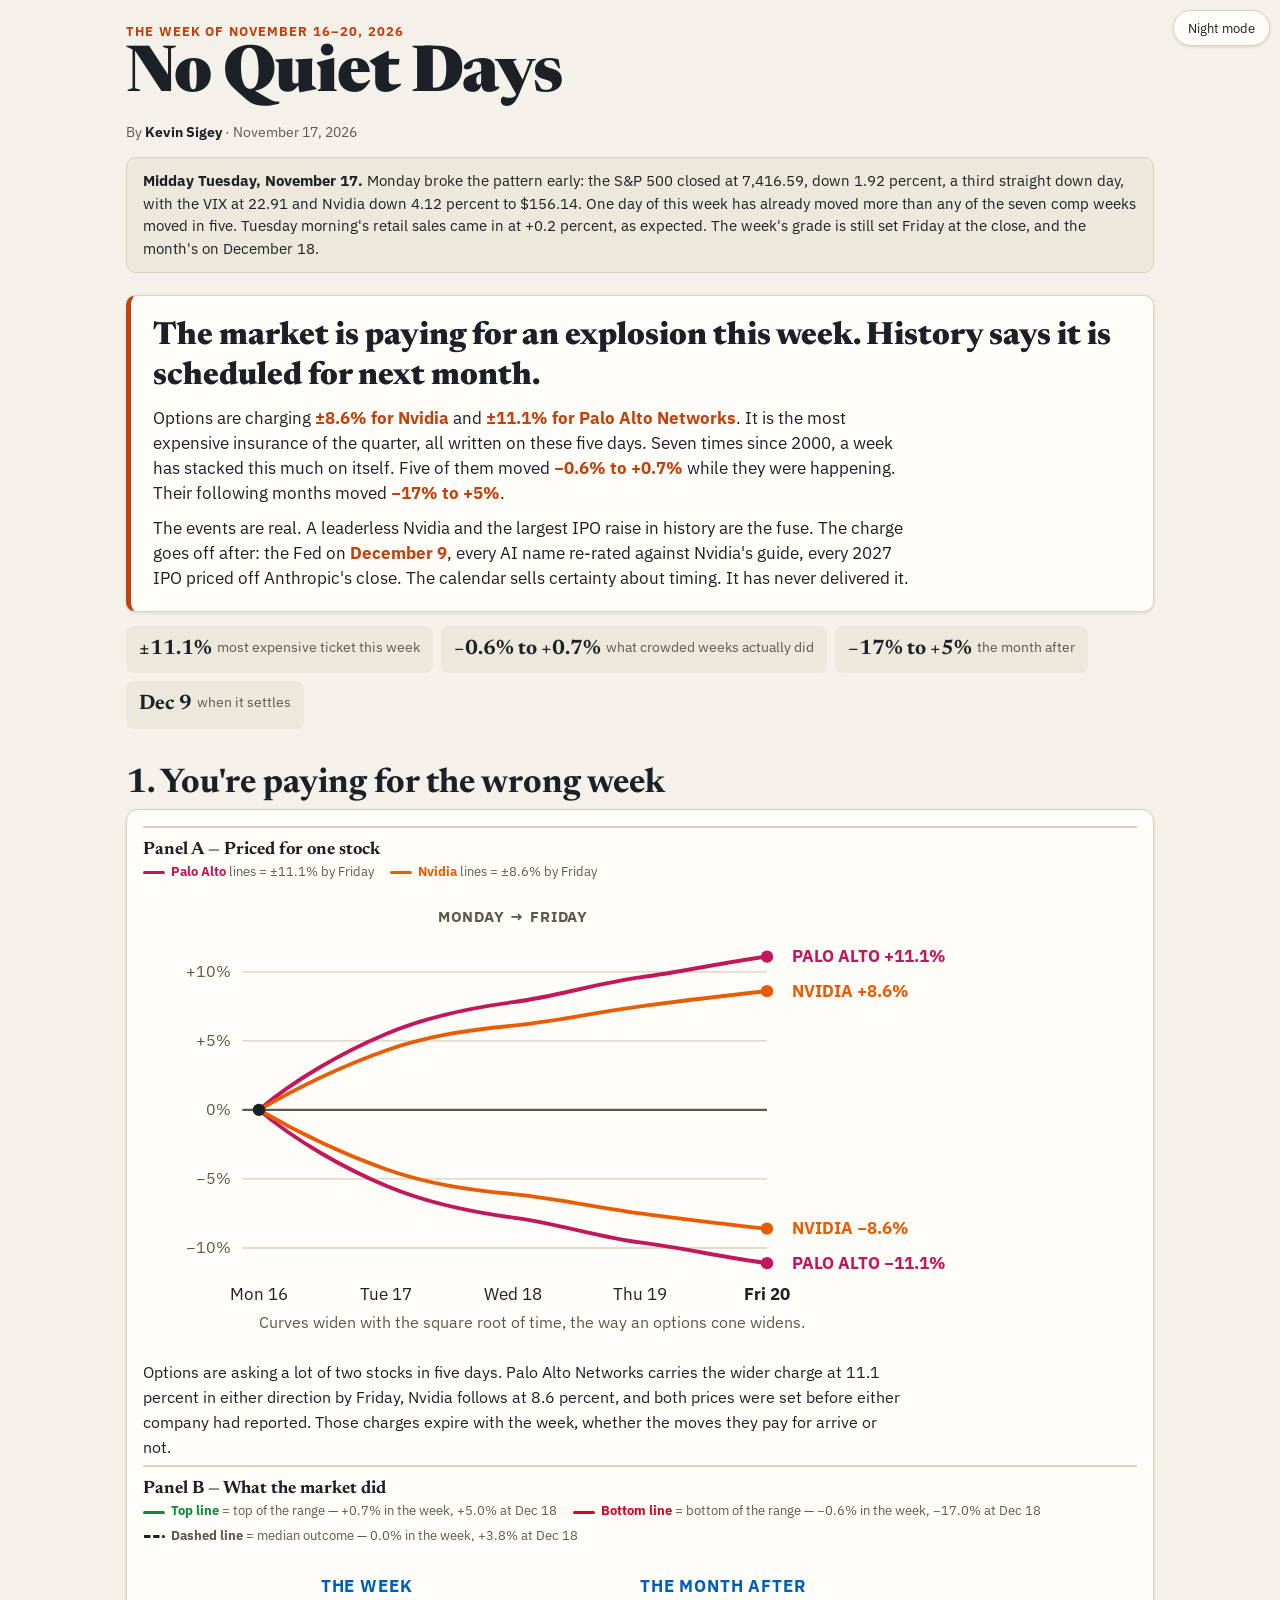
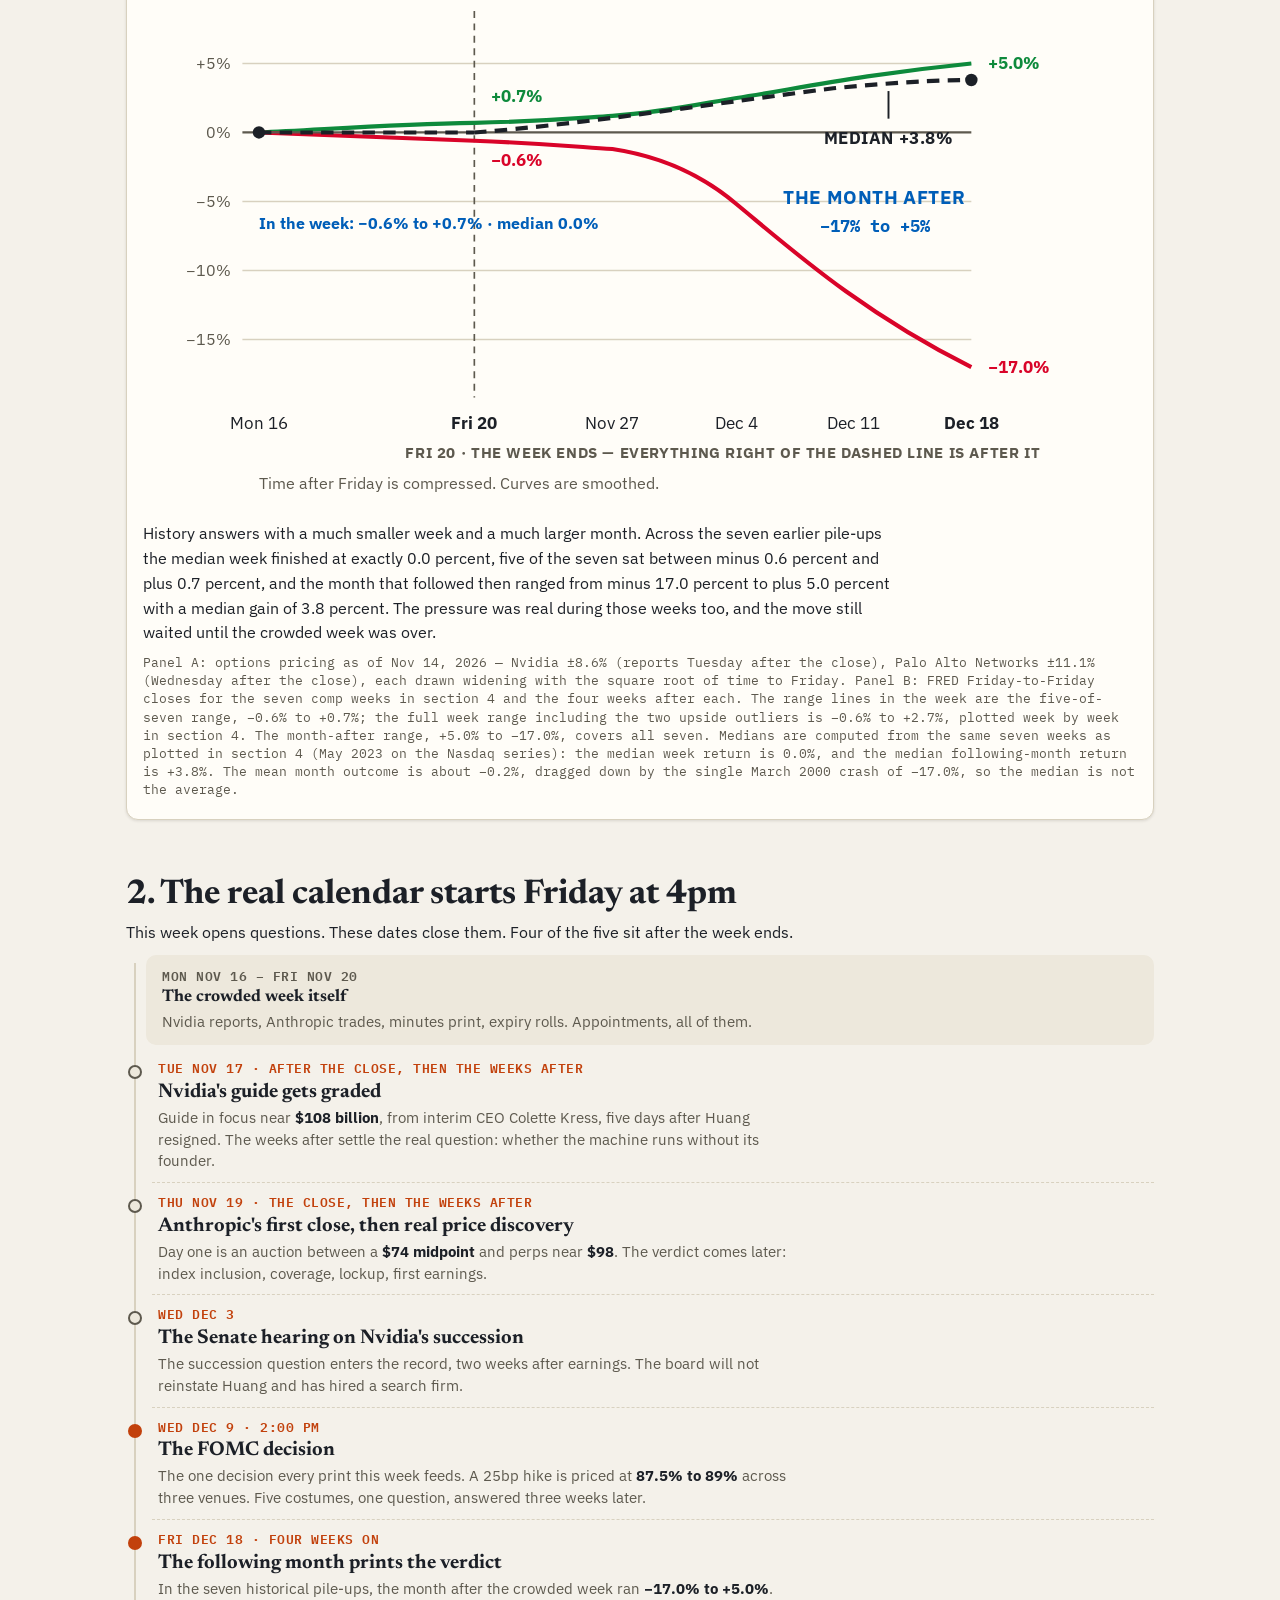
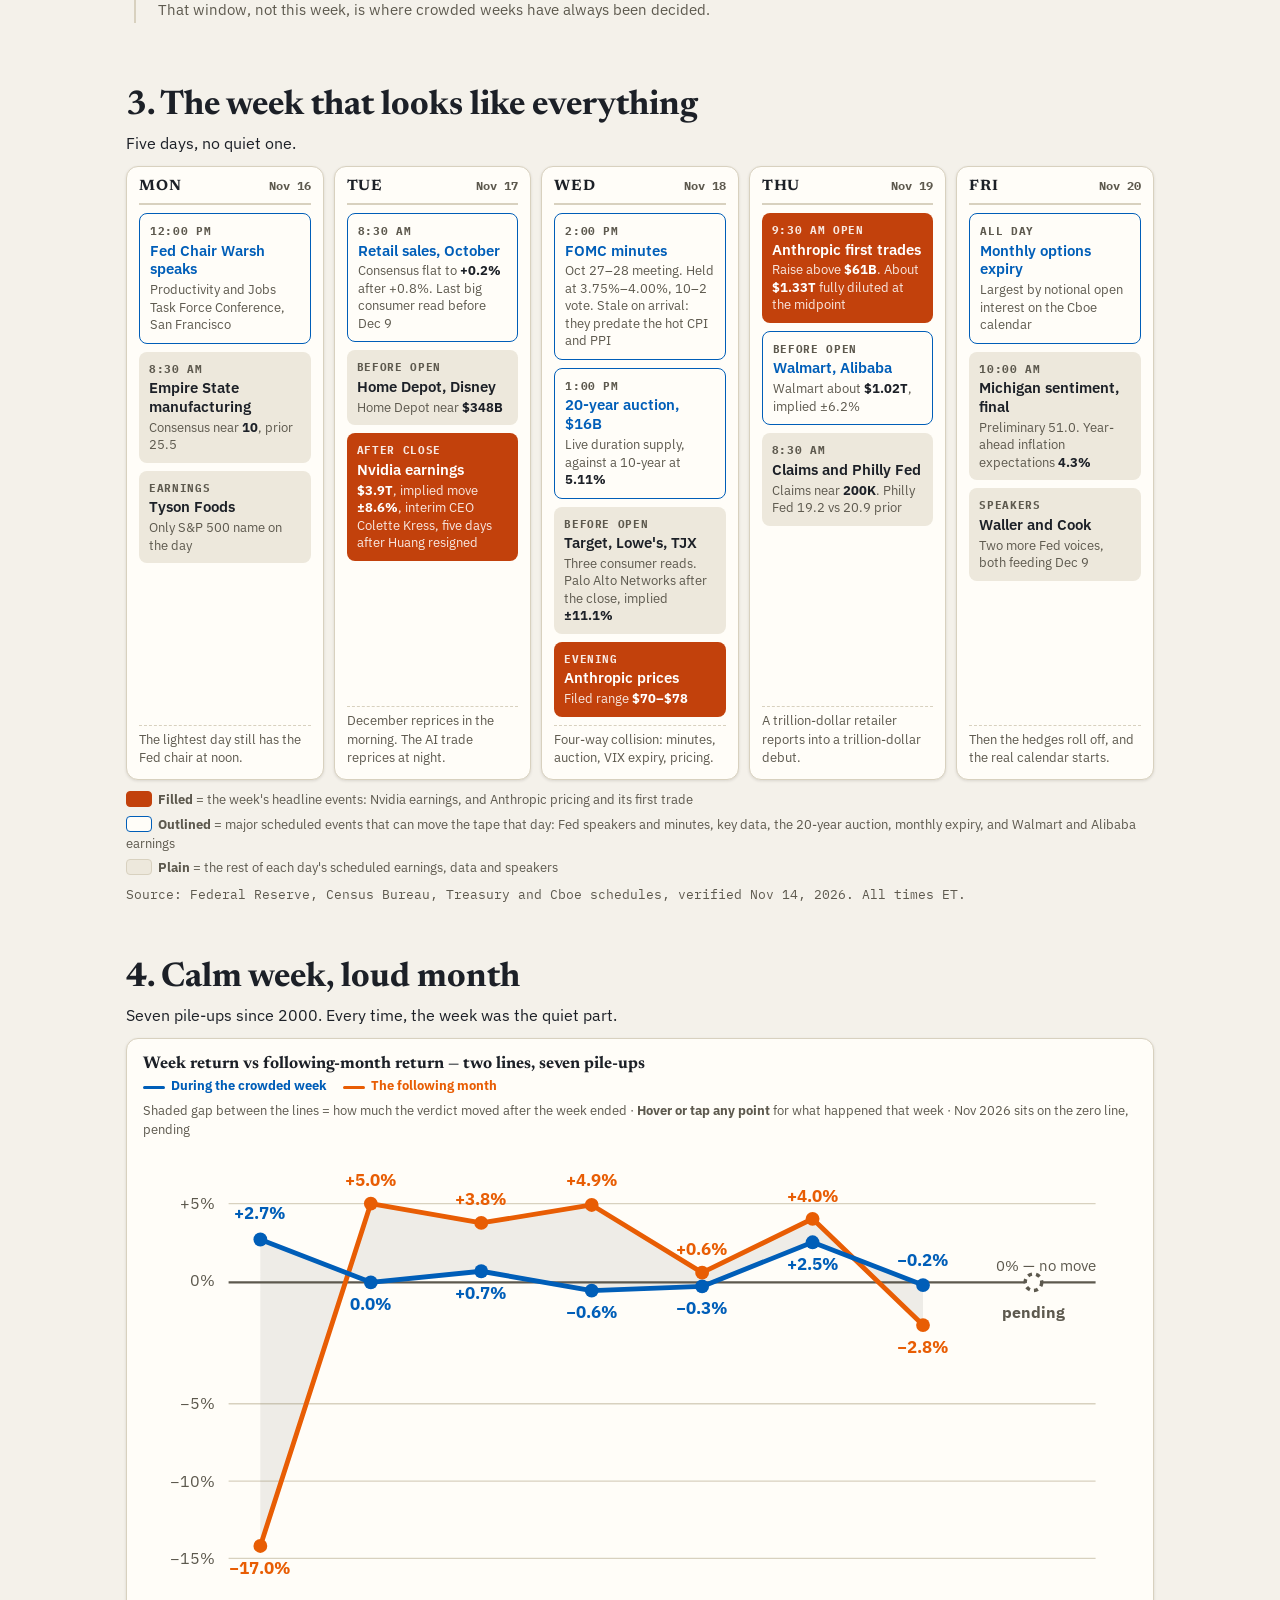
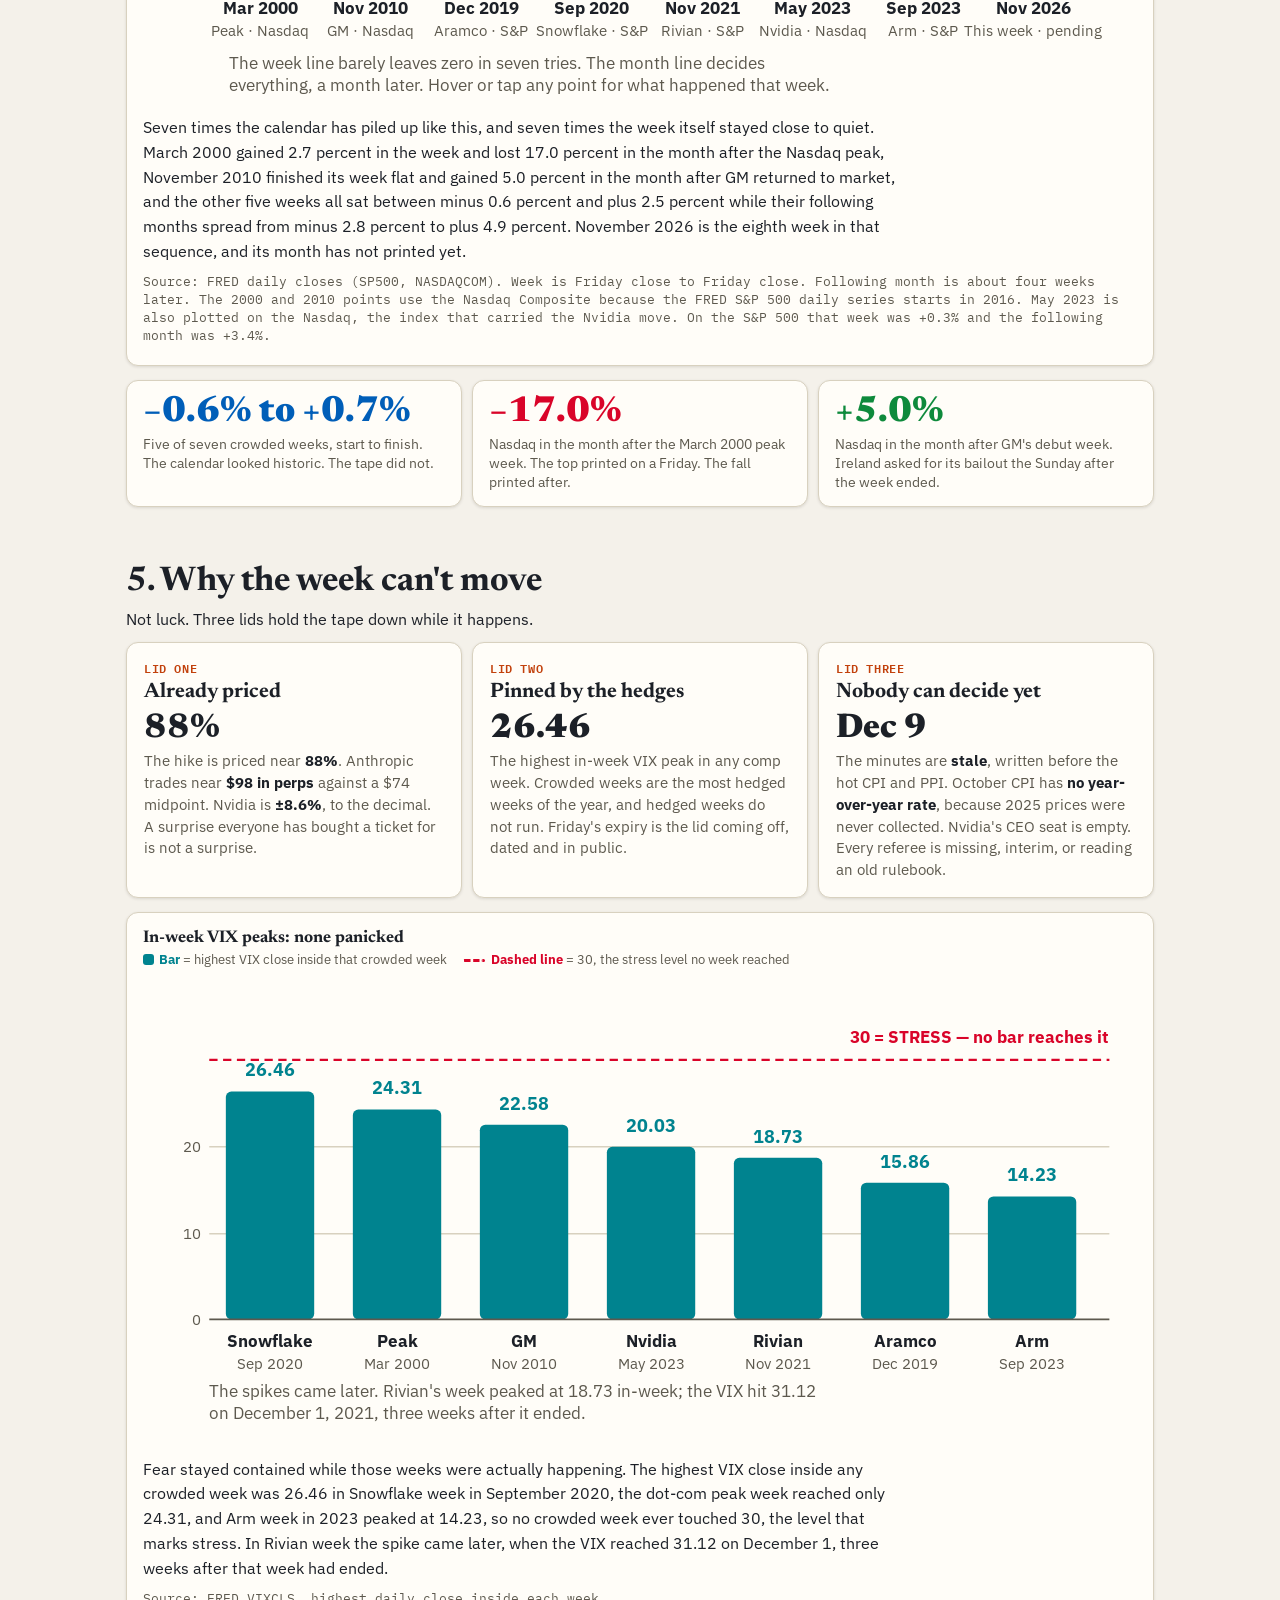
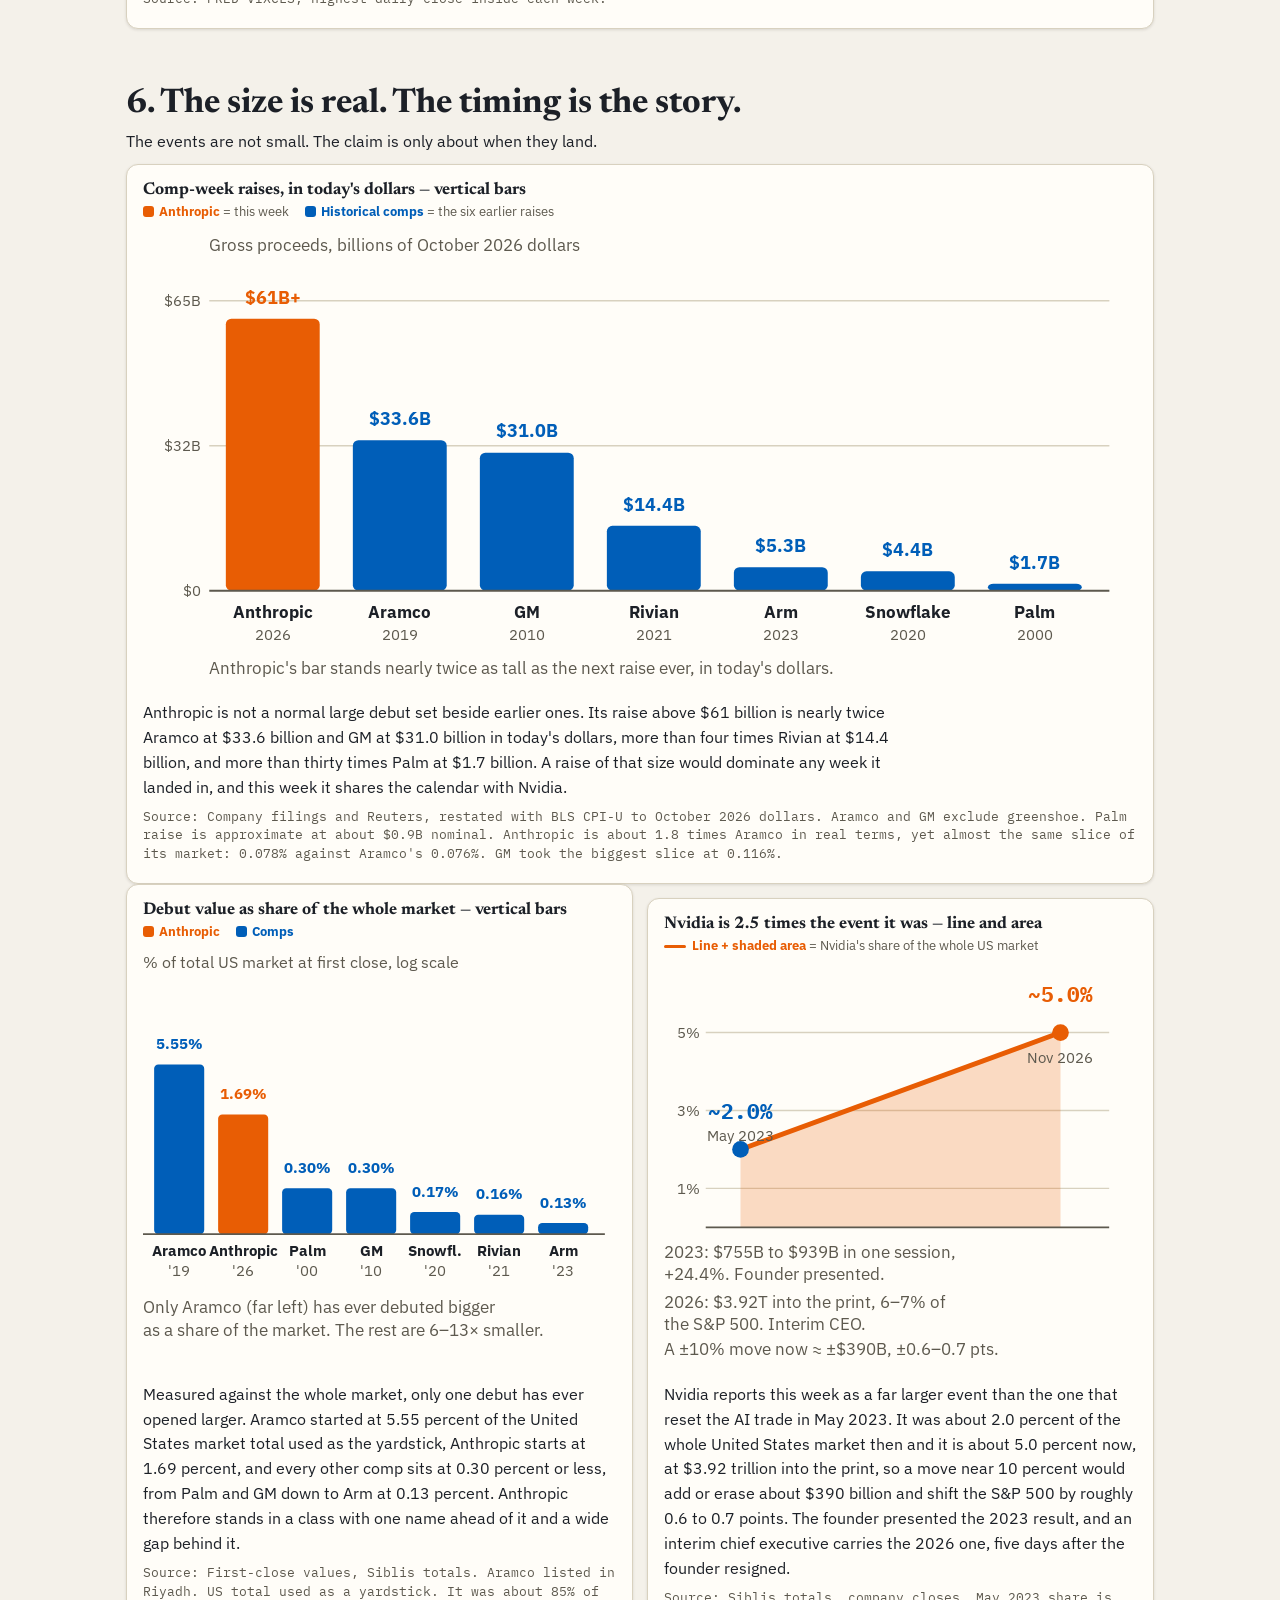
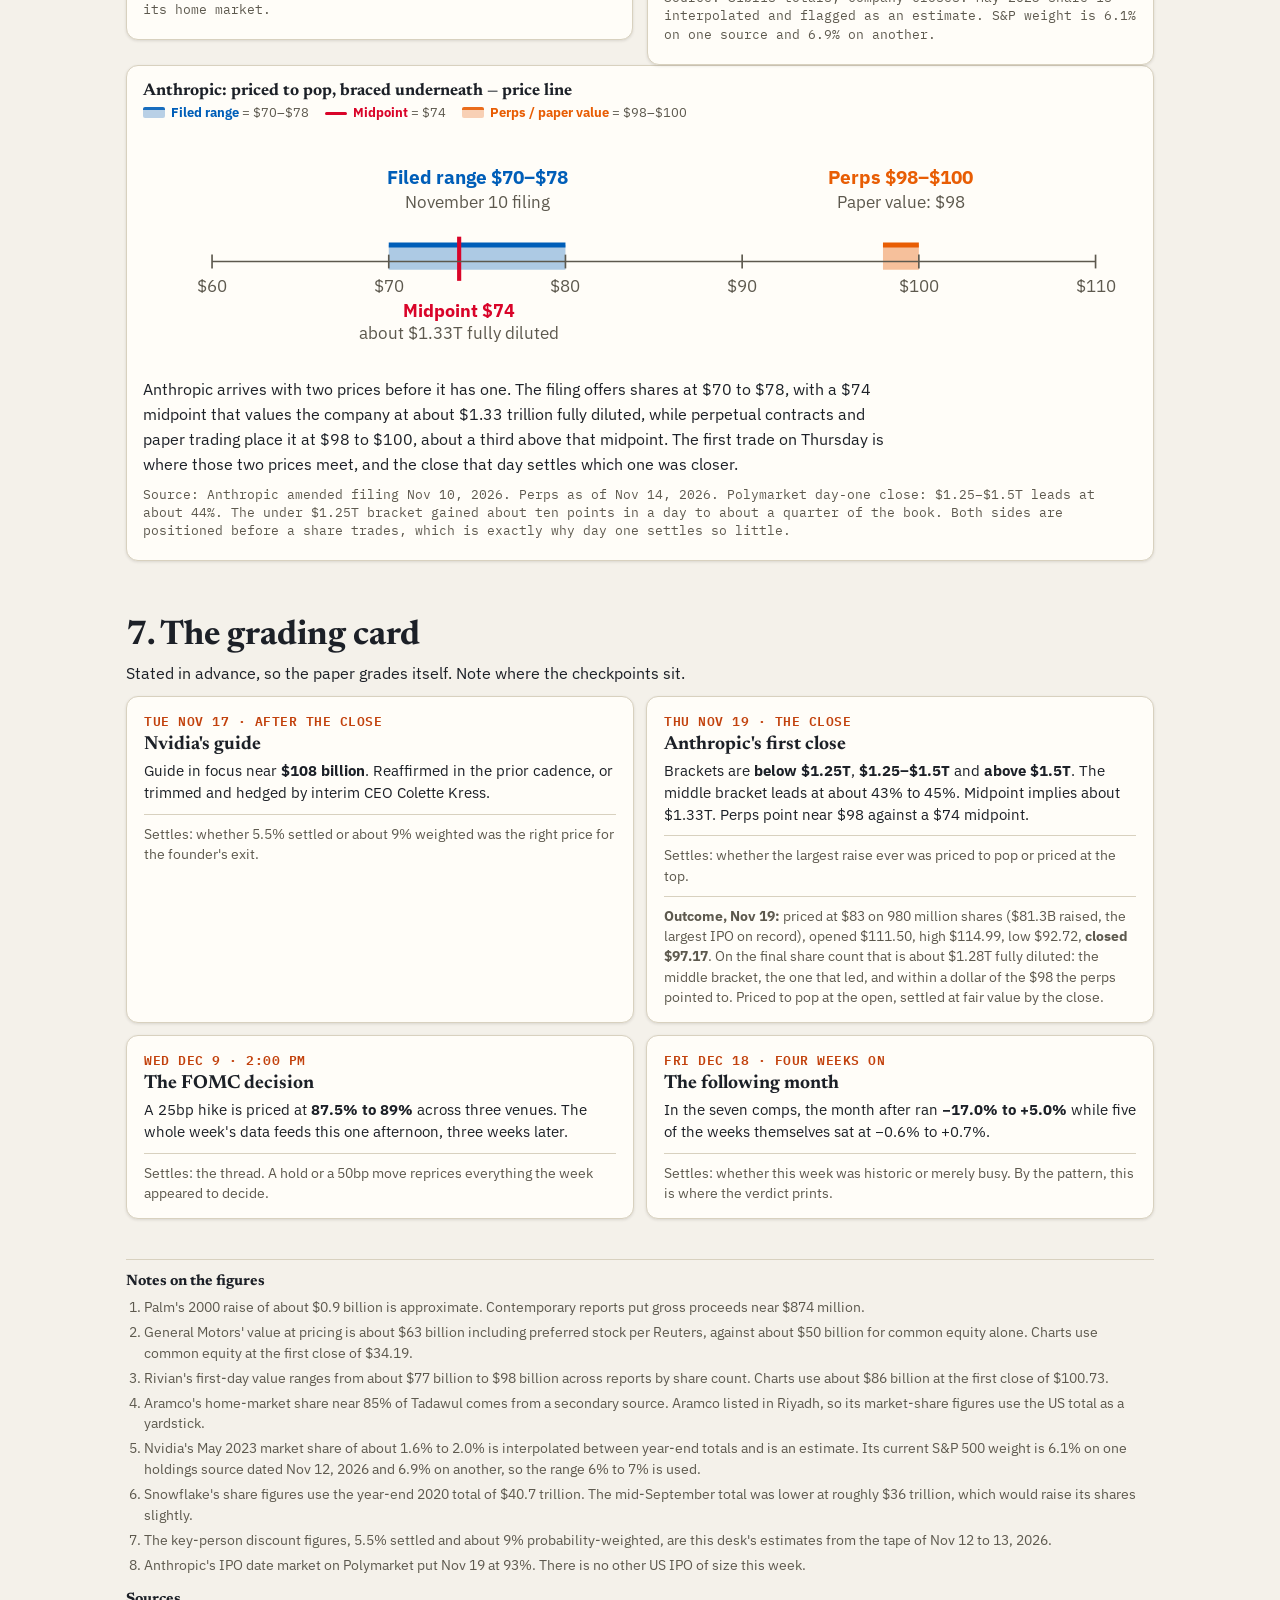
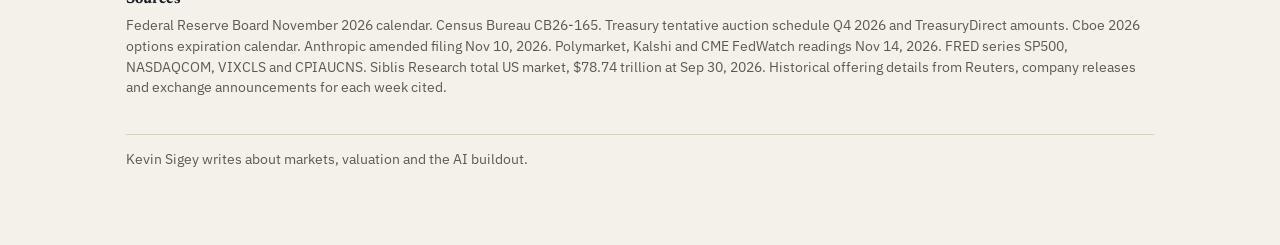
<file: no-quiet-days.html>
<!doctype html>
<html lang="en" data-mode="light">
<head>
<meta charset="utf-8" />
<meta name="viewport" content="width=device-width, initial-scale=1, viewport-fit=cover" />
<meta name="color-scheme" content="light dark" />
<link rel="icon" href="data:," />
<title>No Quiet Days — Kevin Sigey</title>
<link rel="preconnect" href="https://fonts.googleapis.com" />
<link rel="preconnect" href="https://fonts.gstatic.com" crossorigin />
<link href="https://fonts.googleapis.com/css2?family=Newsreader:opsz,wght@6..72,400;6..72,600;6..72,700;6..72,800&family=IBM+Plex+Sans:wght@400;500;600;700&family=IBM+Plex+Mono:wght@400;500;600&display=swap" rel="stylesheet" />
<style>
  :root{
    --paper:#f4f1ea; --card:#fffdf8; --panel2:#ede8dc; --ink:#1c2027; --ink2:#5d594e; --line:#d8d1bf;
    --accent:#c2410c; --slate:#005eb8; --sage:#0e8a3c; --gold:#b77900; --plum:#c2185b;
    --good:#0e8a3c; --bad:#d90429;
    /* Chart palette — maximally distinct hues, same meaning on every chart */
    --ch-blue:#005eb8;   /* the week itself / historical actuals */
    --ch-orange:#e85d04; /* priced for this week / Anthropic / Nvidia now */
    --ch-magenta:#c2185b;/* second priced name (Palo Alto) */
    --ch-green:#0e8a3c;  /* following month, up */
    --ch-red:#d90429;    /* following month, down / losses */
    --ch-teal:#00838f;   /* VIX / volatility */
    --ch-amber:#d98e00;  /* sizing comps secondary */
    --shadow:0 1px 3px rgba(30,25,15,.12);
  }
  html[data-mode="dark"]{
    --paper:#16140f; --card:#211e18; --panel2:#2a261d; --ink:#ece7da; --ink2:#a89f8d; --line:#3c372b;
    --accent:#ff8a4c; --slate:#4db2ff; --sage:#3ecf6e; --gold:#ffc233; --plum:#ff6b9d;
    --good:#3ecf6e; --bad:#ff5d73;
    --ch-blue:#4db2ff; --ch-orange:#ff8a3c; --ch-magenta:#ff6b9d; --ch-green:#3ecf6e; --ch-red:#ff5d73; --ch-teal:#2dd4d8; --ch-amber:#ffc233;
    --shadow:0 1px 3px rgba(0,0,0,.5);
  }
  *{box-sizing:border-box}
  body{margin:0;background:var(--paper);color:var(--ink);font-family:"IBM Plex Sans",-apple-system,"Segoe UI",Roboto,Helvetica,Arial,sans-serif;line-height:1.5}
  .wrap{max-width:1060px;margin:0 auto;padding:22px 16px 64px}
  h1,h2,h3{font-family:"Newsreader",Georgia,serif;line-height:1.12;margin:0}
  h1{font-size:clamp(42px,7vw,64px);font-weight:800;letter-spacing:-.015em}
  h2{font-size:clamp(26px,3.8vw,34px);font-weight:700;margin-bottom:6px}
  h3{font-size:17px;font-weight:700}
  p{margin:0 0 11px}
  .mono{font-family:"IBM Plex Mono",ui-monospace,monospace}
  .kicker{font-size:12.5px;letter-spacing:.09em;text-transform:uppercase;color:var(--accent);font-weight:700}
  .byline{font-size:14px;color:var(--ink2);margin-top:10px}
  .byline b{color:var(--ink)}
  .modebtn{position:fixed;top:10px;right:10px;z-index:50;background:var(--card);color:var(--ink);border:1px solid var(--line);border-radius:999px;padding:8px 14px;font-size:13px;font-family:inherit;cursor:pointer;box-shadow:var(--shadow);min-height:36px}
  section{margin-top:56px}
  .secnote{font-size:16px;max-width:72ch}
  .card{background:var(--card);border:1px solid var(--line);border-radius:12px;padding:16px 16px 10px;box-shadow:var(--shadow)}
  .card + .card{margin-top:14px}
  .asof{font-size:12.5px;color:var(--ink2);margin-top:8px;font-family:"IBM Plex Mono",ui-monospace,monospace;line-height:1.45}
  svg text{font-family:"IBM Plex Sans",sans-serif}
  svg .svmono{font-family:"IBM Plex Mono",ui-monospace,monospace}
  .execsum{background:var(--card);border:1px solid var(--line);border-left:5px solid var(--accent);border-radius:10px;padding:20px 22px;box-shadow:var(--shadow);margin-top:22px}
  .execsum .thesis{font-family:"Newsreader",Georgia,serif;font-size:clamp(24px,3.6vw,32px);line-height:1.25;font-weight:800;margin-bottom:10px}
  .execsum p{font-size:16.5px;max-width:76ch}
  .execsum p:last-child{margin-bottom:0}
  .execsum p b{color:var(--accent)}
  .strip{display:flex;flex-wrap:wrap;gap:8px;margin-top:14px}
  .strip .cell{background:var(--panel2);border-radius:8px;padding:8px 13px;font-size:13.5px;color:var(--ink2)}
  .strip .cell b{font-family:"Newsreader",Georgia,serif;font-size:21px;color:var(--ink);margin-right:5px;vertical-align:-2px}
  /* The real calendar timeline */
  .tl{position:relative;margin-top:10px;padding-left:26px}
  .tl:before{content:"";position:absolute;left:8px;top:8px;bottom:8px;width:2px;background:var(--line)}
  .tl .row{position:relative;padding:10px 0 10px 6px}
  .tl .row + .row{border-top:1px dashed var(--line)}
  .tl .dot{position:absolute;left:-24px;top:16px;width:14px;height:14px;border-radius:50%;background:var(--panel2);border:2px solid var(--ink2)}
  .tl .row.hot .dot{background:var(--accent);border-color:var(--accent)}
  .tl .when{font-family:"IBM Plex Mono",monospace;font-size:12.5px;font-weight:600;color:var(--accent);letter-spacing:.04em;text-transform:uppercase}
  .tl .what{font-family:"Newsreader",Georgia,serif;font-size:20px;font-weight:700;line-height:1.2;margin:2px 0 3px}
  .tl .why{font-size:14.5px;color:var(--ink2);max-width:70ch}
  .tl .why b{color:var(--ink)}
  .weekband{background:var(--panel2);border-radius:10px;padding:12px 16px;margin:6px 0 4px -6px}
  .weekband .when{color:var(--ink2)}
  .weekband .what{font-size:17px}
  /* Board */
  .board{display:grid;grid-template-columns:repeat(5,1fr);gap:10px;margin-top:6px}
  @media(max-width:900px){.board{grid-template-columns:repeat(2,1fr)}}
  @media(max-width:520px){.board{grid-template-columns:1fr}}
  .day{background:var(--card);border:1px solid var(--line);border-radius:12px;padding:12px;box-shadow:var(--shadow);display:flex;flex-direction:column;gap:8px}
  .day h3{font-size:15px;letter-spacing:.05em;text-transform:uppercase;display:flex;justify-content:space-between;align-items:baseline;border-bottom:2px solid var(--line);padding-bottom:7px}
  .day h3 span{font-family:"IBM Plex Mono",monospace;font-size:12px;color:var(--ink2);letter-spacing:0;text-transform:none}
  .ev{border-radius:8px;padding:9px 10px;background:var(--panel2)}
  .ev .et{font-size:11px;font-weight:700;letter-spacing:.06em;text-transform:uppercase;color:var(--ink2);font-family:"IBM Plex Mono",monospace}
  .ev .en{font-weight:600;font-size:14.5px;line-height:1.3;margin-top:2px}
  .ev .ed{font-size:12.5px;color:var(--ink2);line-height:1.4;margin-top:2px}
  .ev .ed b{color:var(--ink)}
  .ev.big{background:var(--accent);color:#fff}
  .ev.big .et,.ev.big .ed{color:rgba(255,255,255,.88)}
  .ev.big .ed b{color:#fff}
  .ev.med{border:1.5px solid var(--slate);background:var(--card)}
  .ev.med .en{color:var(--slate)}
  .daycount{font-size:12.5px;color:var(--ink2);margin-top:auto;padding-top:4px;border-top:1px dashed var(--line)}
  .legend{display:flex;flex-wrap:wrap;gap:6px 16px;font-size:12.5px;color:var(--ink2);margin:2px 0 8px;align-items:center}
  .legend .sw{display:inline-block;width:11px;height:11px;border-radius:3px;margin-right:5px;vertical-align:-1px}
  .legend .lnsw{display:inline-block;width:22px;height:0;border-top:3.5px solid;margin-right:6px;vertical-align:middle;border-radius:2px}
  .legend .arsw{display:inline-block;width:22px;height:11px;margin-right:6px;vertical-align:-1px;border-top:3px solid;border-radius:2px;opacity:.9}
  .legend .keysw{display:inline-block;width:26px;height:16px;border-radius:4px;margin-right:6px;vertical-align:-3px;border:1px solid var(--line);background:var(--panel2)}
  .legend .keysw.big{background:var(--accent);border-color:var(--accent)}
  .legend .keysw.med{background:var(--card);border:1.5px solid var(--slate)}
  .story{font-size:15.5px;line-height:1.6;color:var(--ink);margin:10px 0 6px;max-width:76ch}
  /* Three lids */
  .lids{display:grid;grid-template-columns:repeat(3,1fr);gap:10px;margin-top:6px}
  @media(max-width:760px){.lids{grid-template-columns:1fr}}
  .lid{background:var(--card);border:1px solid var(--line);border-radius:12px;padding:16px 17px;box-shadow:var(--shadow)}
  .lid .ln{font-family:"IBM Plex Mono",monospace;font-size:12px;font-weight:600;color:var(--accent);letter-spacing:.05em;text-transform:uppercase}
  .lid h3{font-size:21px;margin:4px 0 6px}
  .lid p{font-size:14.5px;color:var(--ink2);margin:0}
  .lid p b{color:var(--ink)}
  .lid .big{font-family:"Newsreader",Georgia,serif;font-size:34px;font-weight:800;line-height:1;color:var(--ink);display:block;margin:8px 0 4px}
  .twocol{display:grid;grid-template-columns:1fr 1fr;gap:14px;align-items:start}
  @media(max-width:860px){.twocol{grid-template-columns:1fr}}
  .pull{display:grid;grid-template-columns:1fr 1fr 1fr;gap:10px;margin-top:14px}
  @media(max-width:700px){.pull{grid-template-columns:1fr}}
  .pull .p{background:var(--card);border:1px solid var(--line);border-radius:12px;padding:14px 16px;box-shadow:var(--shadow)}
  .pull .p .n{font-family:"Newsreader",Georgia,serif;font-size:36px;line-height:1;font-weight:800}
  .pull .p .l{font-size:13.5px;color:var(--ink2);margin-top:4px;line-height:1.4}
  .grades{display:grid;grid-template-columns:repeat(2,1fr);gap:12px;margin-top:6px}
  @media(max-width:760px){.grades{grid-template-columns:1fr}}
  .grade{background:var(--card);border:1px solid var(--line);border-radius:12px;padding:15px 17px;box-shadow:var(--shadow)}
  .grade .gd{font-family:"IBM Plex Mono",monospace;font-size:12.5px;font-weight:600;color:var(--accent);letter-spacing:.04em;text-transform:uppercase}
  .grade h3{font-size:19px;margin:3px 0 5px}
  .grade p{font-size:14.5px;margin:0}
  .grade .line{border-top:1px solid var(--line);margin-top:10px;padding-top:9px;font-size:13.5px;color:var(--ink2)}
  .notes{margin-top:40px;border-top:1px solid var(--line);padding-top:14px}
  .notes h3{font-size:15px;margin-bottom:6px}
  .notes p,.notes li{font-size:13.5px;color:var(--ink2);line-height:1.55}
  .notes ol{margin:6px 0 0;padding-left:18px}
  .notes li{margin-bottom:4px}
  footer{margin-top:36px;border-top:1px solid var(--line);padding-top:14px;font-size:13.5px;color:var(--ink2)}
  @media(max-width:640px){header{padding-top:38px}}
  .chartwrap{position:relative}
  .ctip{position:absolute;z-index:20;max-width:min(290px,88%);background:var(--ink);color:var(--paper);font-size:13px;line-height:1.4;padding:8px 11px;border-radius:8px;box-shadow:var(--shadow);opacity:0;pointer-events:none;transition:opacity .15s ease}
  .ctip.show{opacity:1}
  svg .pt{cursor:pointer;outline:none}
  svg .pt .halo{opacity:0;transition:opacity .15s ease}
  svg .pt:hover .halo,svg .pt:focus .halo,svg .pt.on .halo{opacity:.9}
  @media (prefers-reduced-motion: reduce){.ctip,svg .pt .halo{transition:none}}
  button,[role="button"]{min-height:36px}
</style>
</head>
<body>
<button class="modebtn" id="modeBtn" type="button">Night mode</button>
<div class="wrap">

<header>
  <div class="kicker">The week of November 16–20, 2026</div>
  <h1>No Quiet Days</h1>
  <p class="byline">By <b>Kevin Sigey</b> &middot; November 17, 2026</p>
</header>

<div style="margin-top:14px;background:var(--panel2);border:1px solid var(--line);border-radius:10px;padding:12px 16px;font-size:14.5px;line-height:1.55">
  <p style="margin:0"><b>Midday Tuesday, November 17.</b> Monday broke the pattern early: the S&amp;P 500 closed at 7,416.59, down 1.92 percent, a third straight down day, with the VIX at 22.91 and Nvidia down 4.12 percent to $156.14. One day of this week has already moved more than any of the seven comp weeks moved in five. Tuesday morning's retail sales came in at +0.2 percent, as expected. The week's grade is still set Friday at the close, and the month's on December 18.</p>
</div>

<div class="execsum" id="thesis">
  <p class="thesis">The market is paying for an explosion this week. History says it is scheduled for next month.</p>
  <p>Options are charging <b>±8.6% for Nvidia</b> and <b>±11.1% for Palo Alto Networks</b>. It is the most expensive insurance of the quarter, all written on these five days. Seven times since 2000, a week has stacked this much on itself. Five of them moved <b>−0.6% to +0.7%</b> while they were happening. Their following months moved <b>−17% to +5%</b>.</p>
  <p>The events are real. A leaderless Nvidia and the largest IPO raise in history are the fuse. The charge goes off after: the Fed on <b>December 9</b>, every AI name re-rated against Nvidia's guide, every 2027 IPO priced off Anthropic's close. The calendar sells certainty about timing. It has never delivered it.</p>
</div>

<div class="strip" aria-label="The week in counts">
  <div class="cell"><b>±11.1%</b>most expensive ticket this week</div>
  <div class="cell"><b>−0.6% to +0.7%</b>what crowded weeks actually did</div>
  <div class="cell"><b>−17% to +5%</b>the month after</div>
  <div class="cell"><b>Dec 9</b>when it settles</div>
</div>

<section id="mispricing" style="margin-top:36px">
  <h2>1. You're paying for the wrong week</h2>
  <div class="card">
    <!-- PANEL A -->
    <div style="border-top:2px solid var(--line);padding-top:12px">
      <h3 style="font-size:18px">Panel A &mdash; Priced for one stock</h3>
      <div class="legend"><span><span class="lnsw" style="border-color:var(--ch-magenta)"></span><b style="color:var(--ch-magenta)">Palo Alto</b>&nbsp;lines = &plusmn;11.1% by Friday</span><span><span class="lnsw" style="border-color:var(--ch-orange)"></span><b style="color:var(--ch-orange)">Nvidia</b>&nbsp;lines = &plusmn;8.6% by Friday</span></div>
      <svg viewBox="0 0 720 330" width="100%" role="img" aria-label="Panel A, priced for one stock. Line chart with no shading, Monday to Friday. Two pairs of smooth unfilled lines fan from zero on Monday: Palo Alto to plus 11.1 percent and minus 11.1 percent by Friday, Nvidia inside it to plus 8.6 percent and minus 8.6 percent by Friday. All four end labels sit in the right margin, outside the line endpoints, with clear space between them.">
        <text x="268" y="24" font-size="11" font-weight="700" letter-spacing=".06em" fill="var(--ink2)" text-anchor="middle">MONDAY &rarr; FRIDAY</text>
        <g font-size="11.5" fill="var(--ink2)" class="svmono">
          <text x="64" y="64" text-anchor="end">+10%</text>
          <text x="64" y="114" text-anchor="end">+5%</text>
          <text x="64" y="164" text-anchor="end">0%</text>
          <text x="64" y="214" text-anchor="end">&minus;5%</text>
          <text x="64" y="264" text-anchor="end">&minus;10%</text>
        </g>
        <g stroke="var(--line)" stroke-width="1">
          <line x1="72" y1="60" x2="452" y2="60"/><line x1="72" y1="110" x2="452" y2="110"/><line x1="72" y1="210" x2="452" y2="210"/><line x1="72" y1="260" x2="452" y2="260"/>
        </g>
        <line x1="72" y1="160" x2="452" y2="160" stroke="var(--ink2)" stroke-width="1.6"/>
        <!-- Palo Alto lines -->
        <path d="M84,160 C110,138 145,118 176,105 C207,92 237,86 268,82 C299,78 330,68 360,64 C391,60 421,53 452,49" stroke="var(--ch-magenta)" stroke-width="2.8" fill="none"/>
        <path d="M84,160 C110,182 145,202 176,215 C207,228 237,234 268,238 C299,242 330,252 360,256 C391,260 421,267 452,271" stroke="var(--ch-magenta)" stroke-width="2.8" fill="none"/>
        <!-- Nvidia lines -->
        <path d="M84,160 C110,145 145,128 176,117 C207,106 237,102 268,99 C299,96 330,89 360,85 C391,81 421,77 452,74" stroke="var(--ch-orange)" stroke-width="2.8" fill="none"/>
        <path d="M84,160 C110,175 145,192 176,203 C207,214 237,218 268,221 C299,224 330,231 360,235 C391,239 421,243 452,246" stroke="var(--ch-orange)" stroke-width="2.8" fill="none"/>
        <circle cx="84" cy="160" r="4.5" fill="var(--ink)"/>
        <circle cx="452" cy="49" r="4.5" fill="var(--ch-magenta)"/><circle cx="452" cy="74" r="4.5" fill="var(--ch-orange)"/><circle cx="452" cy="246" r="4.5" fill="var(--ch-orange)"/><circle cx="452" cy="271" r="4.5" fill="var(--ch-magenta)"/>
        <!-- End labels: outside endpoints, in right margin, 25px apart vertically -->
        <g font-size="12.5" font-weight="700" class="svmono">
          <text x="470" y="53" fill="var(--ch-magenta)">PALO ALTO +11.1%</text>
          <text x="470" y="78" fill="var(--ch-orange)">NVIDIA +8.6%</text>
          <text x="470" y="250" fill="var(--ch-orange)">NVIDIA &minus;8.6%</text>
          <text x="470" y="275" fill="var(--ch-magenta)">PALO ALTO &minus;11.1%</text>
        </g>
        <g font-size="12" text-anchor="middle" fill="var(--ink)">
          <text x="84" y="298">Mon 16</text><text x="176" y="298">Tue 17</text><text x="268" y="298">Wed 18</text><text x="360" y="298">Thu 19</text><text x="452" y="298" font-weight="700">Fri 20</text>
        </g>
        <text x="84" y="318" font-size="11.5" fill="var(--ink2)">Curves widen with the square root of time, the way an options cone widens.</text>
      </svg>
    </div>
      <p class="story">Options are asking a lot of two stocks in five days. Palo Alto Networks carries the wider charge at 11.1 percent in either direction by Friday, Nvidia follows at 8.6 percent, and both prices were set before either company had reported. Those charges expire with the week, whether the moves they pay for arrive or not.</p>

    <!-- PANEL B -->
    <div style="border-top:2px solid var(--line);padding-top:12px">
      <h3 style="font-size:18px">Panel B &mdash; What the market did</h3>
      <div class="legend"><span><span class="lnsw" style="border-color:var(--ch-green)"></span><b style="color:var(--ch-green)">Top line</b>&nbsp;= top of the range &mdash; +0.7% in the week, +5.0% at Dec 18</span><span><span class="lnsw" style="border-color:var(--ch-red)"></span><b style="color:var(--ch-red)">Bottom line</b>&nbsp;= bottom of the range &mdash; &minus;0.6% in the week, &minus;17.0% at Dec 18</span><span><span class="lnsw" style="border-color:var(--ink);border-top-style:dashed"></span><b>Dashed line</b>&nbsp;= median outcome &mdash; 0.0% in the week, +3.8% at Dec 18</span></div>
      <svg viewBox="0 0 720 400" width="100%" role="img" aria-label="Panel B, what the market did. Two smooth boundary lines for the index only, no shading. In the week, Monday to Friday, the lines hug zero between minus 0.6 percent and plus 0.7 percent. Past Friday they open smoothly to plus 5 percent and minus 17 percent by December 18. A dashed median line runs on zero through the week, labelled median week 0.0 percent, then curves to plus 3.8 percent at December 18. The Friday divider label sits below the axis, clear of all line endpoints and labels.">
        <g font-size="12" font-weight="700" letter-spacing=".05em">
          <text x="162" y="28" text-anchor="middle" fill="var(--ch-blue)">THE WEEK</text>
          <text x="420" y="28" text-anchor="middle" fill="var(--ch-blue)">THE MONTH AFTER</text>
        </g>
        <g font-size="11.5" fill="var(--ink2)" class="svmono">
          <text x="64" y="84" text-anchor="end">+5%</text>
          <text x="64" y="134" text-anchor="end">0%</text>
          <text x="64" y="184" text-anchor="end">&minus;5%</text>
          <text x="64" y="234" text-anchor="end">&minus;10%</text>
          <text x="64" y="284" text-anchor="end">&minus;15%</text>
        </g>
        <g stroke="var(--line)" stroke-width="1">
          <line x1="72" y1="80" x2="600" y2="80"/><line x1="72" y1="180" x2="600" y2="180"/><line x1="72" y1="230" x2="600" y2="230"/><line x1="72" y1="280" x2="600" y2="280"/>
        </g>
        <!-- Friday divider: line only in plot, label below axis -->
        <line x1="240" y1="42" x2="240" y2="322" stroke="var(--ink2)" stroke-width="1.2" stroke-dasharray="5 4"/>
        <!-- Range boundaries: lines only, no fill -->
        <path d="M84,130 C130,128 180,124 240,123 C290,122 310,120 340,118 C380,115 410,108 430,105 C470,99 520,88 600,80" stroke="var(--ch-green)" stroke-width="3" fill="none"/>
        <path d="M84,130 C130,132 180,134 240,136 C290,138 310,140 340,142 C380,148 410,165 430,182 C470,215 520,260 600,300" stroke="var(--ch-red)" stroke-width="3" fill="none"/>
        <line x1="72" y1="130" x2="600" y2="130" stroke="var(--ink2)" stroke-width="1.6"/>
        <circle cx="84" cy="130" r="4.5" fill="var(--ink)"/>
        <!-- Median -->
        <line x1="84" y1="130" x2="240" y2="130" stroke="var(--ink)" stroke-width="3" stroke-dasharray="9 6"/>
        <path d="M240,130 C320,124 420,108 500,98 C540,94 575,92 600,92" stroke="var(--ink)" stroke-width="3" stroke-dasharray="9 6" fill="none"/>
        <circle cx="600" cy="92" r="4.5" fill="var(--ink)"/>
        <!-- Median leader + label, inside the wide part of the range, clear of both boundaries -->
        <line x1="540" y1="100" x2="540" y2="120" stroke="var(--ink)" stroke-width="1.4"/>
        <text x="540" y="138" font-size="12.5" font-weight="800" fill="var(--ink)" text-anchor="middle" letter-spacing=".03em">MEDIAN +3.8%</text>
        <!-- Week range labels, offset clear of the lines -->
        <g font-size="12" font-weight="700" class="svmono">
          <text x="252" y="108" fill="var(--ch-green)">+0.7%</text>
          <text x="252" y="154" fill="var(--ch-red)">&minus;0.6%</text>
        </g>
        <text x="84" y="200" font-size="11.5" font-weight="700" fill="var(--ch-blue)">In the week: &minus;0.6% to +0.7% &middot; median 0.0%</text>
        <!-- Inside label for month range, in the empty middle of the range -->
        <g text-anchor="middle">
          <text x="530" y="182" font-size="14" font-weight="800" fill="var(--ch-blue)" letter-spacing=".03em">THE MONTH AFTER</text>
          <text x="530" y="202" font-size="12" font-weight="700" fill="var(--ch-blue)" class="svmono">&minus;17% to +5%</text>
        </g>
        <!-- End labels in right margin, outside endpoints -->
        <g font-size="12.5" font-weight="700" class="svmono">
          <text x="612" y="84" fill="var(--ch-green)">+5.0%</text>
          <text x="612" y="304" fill="var(--ch-red)">&minus;17.0%</text>
        </g>
        <g font-size="12" text-anchor="middle" fill="var(--ink)">
          <text x="84" y="345">Mon 16</text><text x="240" y="345" font-weight="700">Fri 20</text><text x="340" y="345">Nov 27</text><text x="430" y="345">Dec 4</text><text x="515" y="345">Dec 11</text><text x="600" y="345" font-weight="700">Dec 18</text>
        </g>
        <text x="420" y="366" font-size="11" font-weight="700" fill="var(--ink2)" text-anchor="middle" letter-spacing=".04em">FRI 20 &middot; THE WEEK ENDS &mdash; EVERYTHING RIGHT OF THE DASHED LINE IS AFTER IT</text>
        <text x="84" y="388" font-size="11.5" fill="var(--ink2)">Time after Friday is compressed. Curves are smoothed.</text>
      </svg>
    </div>
    <p class="story">History answers with a much smaller week and a much larger month. Across the seven earlier pile-ups the median week finished at exactly 0.0 percent, five of the seven sat between minus 0.6 percent and plus 0.7 percent, and the month that followed then ranged from minus 17.0 percent to plus 5.0 percent with a median gain of 3.8 percent. The pressure was real during those weeks too, and the move still waited until the crowded week was over.</p>
    <p class="asof">Panel A: options pricing as of Nov 14, 2026 &mdash; Nvidia &plusmn;8.6% (reports Tuesday after the close), Palo Alto Networks &plusmn;11.1% (Wednesday after the close), each drawn widening with the square root of time to Friday. Panel B: FRED Friday-to-Friday closes for the seven comp weeks in section 4 and the four weeks after each. The range lines in the week are the five-of-seven range, &minus;0.6% to +0.7%; the full week range including the two upside outliers is &minus;0.6% to +2.7%, plotted week by week in section 4. The month-after range, +5.0% to &minus;17.0%, covers all seven. Medians are computed from the same seven weeks as plotted in section 4 (May 2023 on the Nasdaq series): the median week return is 0.0%, and the median following-month return is +3.8%. The mean month outcome is about &minus;0.2%, dragged down by the single March 2000 crash of &minus;17.0%, so the median is not the average.</p>
  </div>
</section>

<section id="real-calendar">
  <h2>2. The real calendar starts Friday at 4pm</h2>
  <p class="secnote">This week opens questions. These dates close them. Four of the five sit after the week ends.</p>
  <div class="tl">
    <div class="weekband">
      <div class="when">Mon Nov 16 – Fri Nov 20</div>
      <div class="what">The crowded week itself</div>
      <div class="why">Nvidia reports, Anthropic trades, minutes print, expiry rolls. Appointments, all of them.</div>
    </div>
    <div class="row">
      <span class="dot"></span>
      <div class="when">Tue Nov 17 · after the close, then the weeks after</div>
      <div class="what">Nvidia's guide gets graded</div>
      <div class="why">Guide in focus near <b>$108 billion</b>, from interim CEO Colette Kress, five days after Huang resigned. The weeks after settle the real question: whether the machine runs without its founder.</div>
    </div>
    <div class="row">
      <span class="dot"></span>
      <div class="when">Thu Nov 19 · the close, then the weeks after</div>
      <div class="what">Anthropic's first close, then real price discovery</div>
      <div class="why">Day one is an auction between a <b>$74 midpoint</b> and perps near <b>$98</b>. The verdict comes later: index inclusion, coverage, lockup, first earnings.</div>
    </div>
    <div class="row">
      <span class="dot"></span>
      <div class="when">Wed Dec 3</div>
      <div class="what">The Senate hearing on Nvidia's succession</div>
      <div class="why">The succession question enters the record, two weeks after earnings. The board will not reinstate Huang and has hired a search firm.</div>
    </div>
    <div class="row hot">
      <span class="dot"></span>
      <div class="when">Wed Dec 9 · 2:00 PM</div>
      <div class="what">The FOMC decision</div>
      <div class="why">The one decision every print this week feeds. A 25bp hike is priced at <b>87.5% to 89%</b> across three venues. Five costumes, one question, answered three weeks later.</div>
    </div>
    <div class="row hot">
      <span class="dot"></span>
      <div class="when">Fri Dec 18 · four weeks on</div>
      <div class="what">The following month prints the verdict</div>
      <div class="why">In the seven historical pile-ups, the month after the crowded week ran <b>−17.0% to +5.0%</b>. That window, not this week, is where crowded weeks have always been decided.</div>
    </div>
  </div>
</section>

<section id="board">
  <h2>3. The week that looks like everything</h2>
  <p class="secnote">Five days, no quiet one.</p>
  <div class="board" role="img" aria-label="Calendar board for November 16 to 20, 2026">
    <div class="day">
      <h3>Mon <span>Nov 16</span></h3>
      <div class="ev med"><div class="et">12:00 PM</div><div class="en">Fed Chair Warsh speaks</div><div class="ed">Productivity and Jobs Task Force Conference, San Francisco</div></div>
      <div class="ev"><div class="et">8:30 AM</div><div class="en">Empire State manufacturing</div><div class="ed">Consensus near <b>10</b>, prior 25.5</div></div>
      <div class="ev"><div class="et">Earnings</div><div class="en">Tyson Foods</div><div class="ed">Only S&amp;P 500 name on the day</div></div>
      <div class="daycount">The lightest day still has the Fed chair at noon.</div>
    </div>
    <div class="day">
      <h3>Tue <span>Nov 17</span></h3>
      <div class="ev med"><div class="et">8:30 AM</div><div class="en">Retail sales, October</div><div class="ed">Consensus flat to <b>+0.2%</b> after +0.8%. Last big consumer read before Dec 9</div></div>
      <div class="ev"><div class="et">Before open</div><div class="en">Home Depot, Disney</div><div class="ed">Home Depot near <b>$348B</b></div></div>
      <div class="ev big"><div class="et">After close</div><div class="en">Nvidia earnings</div><div class="ed"><b>$3.9T</b>, implied move <b>±8.6%</b>, interim CEO Colette Kress, five days after Huang resigned</div></div>
      <div class="daycount">December reprices in the morning. The AI trade reprices at night.</div>
    </div>
    <div class="day">
      <h3>Wed <span>Nov 18</span></h3>
      <div class="ev med"><div class="et">2:00 PM</div><div class="en">FOMC minutes</div><div class="ed">Oct 27–28 meeting. Held at 3.75%–4.00%, 10–2 vote. Stale on arrival: they predate the hot CPI and PPI</div></div>
      <div class="ev med"><div class="et">1:00 PM</div><div class="en">20-year auction, $16B</div><div class="ed">Live duration supply, against a 10-year at <b>5.11%</b></div></div>
      <div class="ev"><div class="et">Before open</div><div class="en">Target, Lowe's, TJX</div><div class="ed">Three consumer reads. Palo Alto Networks after the close, implied <b>±11.1%</b></div></div>
      <div class="ev big"><div class="et">Evening</div><div class="en">Anthropic prices</div><div class="ed">Filed range <b>$70–$78</b></div></div>
      <div class="daycount">Four-way collision: minutes, auction, VIX expiry, pricing.</div>
    </div>
    <div class="day">
      <h3>Thu <span>Nov 19</span></h3>
      <div class="ev big"><div class="et">9:30 AM open</div><div class="en">Anthropic first trades</div><div class="ed">Raise above <b>$61B</b>. About <b>$1.33T</b> fully diluted at the midpoint</div></div>
      <div class="ev med"><div class="et">Before open</div><div class="en">Walmart, Alibaba</div><div class="ed">Walmart about <b>$1.02T</b>, implied ±6.2%</div></div>
      <div class="ev"><div class="et">8:30 AM</div><div class="en">Claims and Philly Fed</div><div class="ed">Claims near <b>200K</b>. Philly Fed 19.2 vs 20.9 prior</div></div>
      <div class="daycount">A trillion-dollar retailer reports into a trillion-dollar debut.</div>
    </div>
    <div class="day">
      <h3>Fri <span>Nov 20</span></h3>
      <div class="ev med"><div class="et">All day</div><div class="en">Monthly options expiry</div><div class="ed">Largest by notional open interest on the Cboe calendar</div></div>
      <div class="ev"><div class="et">10:00 AM</div><div class="en">Michigan sentiment, final</div><div class="ed">Preliminary 51.0. Year-ahead inflation expectations <b>4.3%</b></div></div>
      <div class="ev"><div class="et">Speakers</div><div class="en">Waller and Cook</div><div class="ed">Two more Fed voices, both feeding Dec 9</div></div>
      <div class="daycount">Then the hedges roll off, and the real calendar starts.</div>
    </div>
  </div>
  <div class="legend" aria-label="Key to the highlighting on this board" style="margin-top:10px">
    <span><span class="keysw big"></span><b>Filled</b>&nbsp;= the week's headline events: Nvidia earnings, and Anthropic pricing and its first trade</span>
    <span><span class="keysw med"></span><b>Outlined</b>&nbsp;= major scheduled events that can move the tape that day: Fed speakers and minutes, key data, the 20-year auction, monthly expiry, and Walmart and Alibaba earnings</span>
    <span><span class="keysw"></span><b>Plain</b>&nbsp;= the rest of each day's scheduled earnings, data and speakers</span>
  </div>
  <p class="asof">Source: Federal Reserve, Census Bureau, Treasury and Cboe schedules, verified Nov 14, 2026. All times ET.</p>
</section>

<section id="pattern">
  <h2>4. Calm week, loud month</h2>
  <p class="secnote">Seven pile-ups since 2000. Every time, the week was the quiet part.</p>
  <div class="card">
    <h3>Week return vs following-month return — two lines, seven pile-ups</h3>
    <div class="legend"><span><span class="lnsw" style="border-color:var(--ch-blue)"></span><b style="color:var(--ch-blue)">During the crowded week</b></span><span><span class="lnsw" style="border-color:var(--ch-orange)"></span><b style="color:var(--ch-orange)">The following month</b></span><span>Shaded gap between the lines = how much the verdict moved after the week ended · <b>Hover or tap any point</b> for what happened that week · Nov 2026 sits on the zero line, pending</span></div>
    <div class="chartwrap">
    <svg viewBox="0 0 720 400" width="100%" role="img" aria-label="Line chart with two lines across seven crowded weeks plus a pending November 2026 point. The week line stays near zero, between minus 0.6 and plus 2.7 percent. The following-month line swings from minus 17 percent in March 2000 to plus 5 percent after GM in 2010. Every point has a hover or tap tooltip describing what happened that week. November 2026 is a hollow point on the zero line, still pending.">
      <!-- plot: x = 85,165,245,325,405,485,565,645(pending) ; y(v) = 300 - (v+18)/24*270 ; zero y=98 -->
      <g font-size="11.5" fill="var(--ink2)" class="svmono">
        <text x="52" y="45" text-anchor="end">+5%</text><text x="52" y="101" text-anchor="end">0%</text><text x="52" y="190" text-anchor="end">−5%</text><text x="52" y="246" text-anchor="end">−10%</text><text x="52" y="302" text-anchor="end">−15%</text>
      </g>
      <g stroke="var(--line)" stroke-width="1"><line x1="62" y1="41" x2="690" y2="41"/><line x1="62" y1="186" x2="690" y2="186"/><line x1="62" y1="242" x2="690" y2="242"/><line x1="62" y1="298" x2="690" y2="298"/></g>
      <line x1="62" y1="98" x2="690" y2="98" stroke="var(--ink2)" stroke-width="1.6"/>
      <text x="690" y="90" font-size="11" fill="var(--ink2)" text-anchor="end">0% — no move</text>
      <!-- gap shading between lines -->
      <path d="M85,67 L165,98 L245,90 L325,104 L405,101 L485,69 L565,100 L565,129 L485,52 L405,91 L325,42 L245,55 L165,41 L85,289 Z" fill="var(--ink2)" opacity="0.10"/>
      <!-- month line (orange) -->
      <path d="M85,289 L165,41 L245,55 L325,42 L405,91 L485,52 L565,129" stroke="var(--ch-orange)" stroke-width="3.5" fill="none" stroke-linejoin="round"/>
      <!-- week line (blue) -->
      <path d="M85,67 L165,98 L245,90 L325,104 L405,101 L485,69 L565,100" stroke="var(--ch-blue)" stroke-width="3.5" fill="none" stroke-linejoin="round"/>
      <!-- interactive points: week (blue) -->
      <g class="pt" tabindex="0" role="button" aria-label="Mar 2000 · Week +2.7% — Palm's IPO and the Nasdaq peak." data-tip="Mar 2000 · Week +2.7% — Palm's IPO and the Nasdaq peak."><title>Mar 2000 · Week +2.7% — Palm's IPO and the Nasdaq peak.</title><circle cx="85" cy="67" r="17" fill="#000" fill-opacity="0"/><circle class="halo" cx="85" cy="67" r="11" fill="none" stroke="var(--ch-blue)" stroke-width="2"/><circle cx="85" cy="67" r="5" fill="var(--ch-blue)"/></g>
      <g class="pt" tabindex="0" role="button" aria-label="Nov 2010 · Week 0.0% — GM's IPO into QE2." data-tip="Nov 2010 · Week 0.0% — GM's IPO into QE2."><title>Nov 2010 · Week 0.0% — GM's IPO into QE2.</title><circle cx="165" cy="98" r="17" fill="#000" fill-opacity="0"/><circle class="halo" cx="165" cy="98" r="11" fill="none" stroke="var(--ch-blue)" stroke-width="2"/><circle cx="165" cy="98" r="5" fill="var(--ch-blue)"/></g>
      <g class="pt" tabindex="0" role="button" aria-label="Dec 2019 · Week +0.7% — Aramco's debut, a dormant Fed, a trade truce." data-tip="Dec 2019 · Week +0.7% — Aramco's debut, a dormant Fed, a trade truce."><title>Dec 2019 · Week +0.7% — Aramco's debut, a dormant Fed, a trade truce.</title><circle cx="245" cy="90" r="17" fill="#000" fill-opacity="0"/><circle class="halo" cx="245" cy="90" r="11" fill="none" stroke="var(--ch-blue)" stroke-width="2"/><circle cx="245" cy="90" r="5" fill="var(--ch-blue)"/></g>
      <g class="pt" tabindex="0" role="button" aria-label="Sep 2020 · Week −0.6% — Snowflake's debut the same day as the FOMC." data-tip="Sep 2020 · Week −0.6% — Snowflake's debut the same day as the FOMC."><title>Sep 2020 · Week −0.6% — Snowflake's debut the same day as the FOMC.</title><circle cx="325" cy="104" r="17" fill="#000" fill-opacity="0"/><circle class="halo" cx="325" cy="104" r="11" fill="none" stroke="var(--ch-blue)" stroke-width="2"/><circle cx="325" cy="104" r="5" fill="var(--ch-blue)"/></g>
      <g class="pt" tabindex="0" role="button" aria-label="Nov 2021 · Week −0.3% — Rivian's debut the morning CPI printed 6.2%." data-tip="Nov 2021 · Week −0.3% — Rivian's debut the morning CPI printed 6.2%."><title>Nov 2021 · Week −0.3% — Rivian's debut the morning CPI printed 6.2%.</title><circle cx="405" cy="101" r="17" fill="#000" fill-opacity="0"/><circle class="halo" cx="405" cy="101" r="11" fill="none" stroke="var(--ch-blue)" stroke-width="2"/><circle cx="405" cy="101" r="5" fill="var(--ch-blue)"/></g>
      <g class="pt" tabindex="0" role="button" aria-label="May 2023 · Week +2.5% — Nvidia's guide ignites the AI trade in the debt-ceiling standoff." data-tip="May 2023 · Week +2.5% — Nvidia's guide ignites the AI trade in the debt-ceiling standoff."><title>May 2023 · Week +2.5% — Nvidia's guide ignites the AI trade in the debt-ceiling standoff.</title><circle cx="485" cy="69" r="17" fill="#000" fill-opacity="0"/><circle class="halo" cx="485" cy="69" r="11" fill="none" stroke="var(--ch-blue)" stroke-width="2"/><circle cx="485" cy="69" r="5" fill="var(--ch-blue)"/></g>
      <g class="pt" tabindex="0" role="button" aria-label="Sep 2023 · Week −0.2% — Arm's IPO, firm CPI, the UAW strike." data-tip="Sep 2023 · Week −0.2% — Arm's IPO, firm CPI, the UAW strike."><title>Sep 2023 · Week −0.2% — Arm's IPO, firm CPI, the UAW strike.</title><circle cx="565" cy="100" r="17" fill="#000" fill-opacity="0"/><circle class="halo" cx="565" cy="100" r="11" fill="none" stroke="var(--ch-blue)" stroke-width="2"/><circle cx="565" cy="100" r="5" fill="var(--ch-blue)"/></g>
      <!-- interactive points: month (orange) -->
      <g class="pt" tabindex="0" role="button" aria-label="Mar 2000 · Month −17.0% — Palm's IPO and the Nasdaq peak." data-tip="Mar 2000 · Month −17.0% — Palm's IPO and the Nasdaq peak."><title>Mar 2000 · Month −17.0% — Palm's IPO and the Nasdaq peak.</title><circle cx="85" cy="289" r="17" fill="#000" fill-opacity="0"/><circle class="halo" cx="85" cy="289" r="11" fill="none" stroke="var(--ch-orange)" stroke-width="2"/><circle cx="85" cy="289" r="5" fill="var(--ch-orange)"/></g>
      <g class="pt" tabindex="0" role="button" aria-label="Nov 2010 · Month +5.0% — GM's IPO into QE2." data-tip="Nov 2010 · Month +5.0% — GM's IPO into QE2."><title>Nov 2010 · Month +5.0% — GM's IPO into QE2.</title><circle cx="165" cy="41" r="17" fill="#000" fill-opacity="0"/><circle class="halo" cx="165" cy="41" r="11" fill="none" stroke="var(--ch-orange)" stroke-width="2"/><circle cx="165" cy="41" r="5" fill="var(--ch-orange)"/></g>
      <g class="pt" tabindex="0" role="button" aria-label="Dec 2019 · Month +3.8% — Aramco's debut, a dormant Fed, a trade truce." data-tip="Dec 2019 · Month +3.8% — Aramco's debut, a dormant Fed, a trade truce."><title>Dec 2019 · Month +3.8% — Aramco's debut, a dormant Fed, a trade truce.</title><circle cx="245" cy="55" r="17" fill="#000" fill-opacity="0"/><circle class="halo" cx="245" cy="55" r="11" fill="none" stroke="var(--ch-orange)" stroke-width="2"/><circle cx="245" cy="55" r="5" fill="var(--ch-orange)"/></g>
      <g class="pt" tabindex="0" role="button" aria-label="Sep 2020 · Month +4.9% — Snowflake's debut the same day as the FOMC." data-tip="Sep 2020 · Month +4.9% — Snowflake's debut the same day as the FOMC."><title>Sep 2020 · Month +4.9% — Snowflake's debut the same day as the FOMC.</title><circle cx="325" cy="42" r="17" fill="#000" fill-opacity="0"/><circle class="halo" cx="325" cy="42" r="11" fill="none" stroke="var(--ch-orange)" stroke-width="2"/><circle cx="325" cy="42" r="5" fill="var(--ch-orange)"/></g>
      <g class="pt" tabindex="0" role="button" aria-label="Nov 2021 · Month +0.6% — Rivian's debut the morning CPI printed 6.2%." data-tip="Nov 2021 · Month +0.6% — Rivian's debut the morning CPI printed 6.2%."><title>Nov 2021 · Month +0.6% — Rivian's debut the morning CPI printed 6.2%.</title><circle cx="405" cy="91" r="17" fill="#000" fill-opacity="0"/><circle class="halo" cx="405" cy="91" r="11" fill="none" stroke="var(--ch-orange)" stroke-width="2"/><circle cx="405" cy="91" r="5" fill="var(--ch-orange)"/></g>
      <g class="pt" tabindex="0" role="button" aria-label="May 2023 · Month +4.0% — Nvidia's guide ignites the AI trade in the debt-ceiling standoff." data-tip="May 2023 · Month +4.0% — Nvidia's guide ignites the AI trade in the debt-ceiling standoff."><title>May 2023 · Month +4.0% — Nvidia's guide ignites the AI trade in the debt-ceiling standoff.</title><circle cx="485" cy="52" r="17" fill="#000" fill-opacity="0"/><circle class="halo" cx="485" cy="52" r="11" fill="none" stroke="var(--ch-orange)" stroke-width="2"/><circle cx="485" cy="52" r="5" fill="var(--ch-orange)"/></g>
      <g class="pt" tabindex="0" role="button" aria-label="Sep 2023 · Month −2.8% — Arm's IPO, firm CPI, the UAW strike." data-tip="Sep 2023 · Month −2.8% — Arm's IPO, firm CPI, the UAW strike."><title>Sep 2023 · Month −2.8% — Arm's IPO, firm CPI, the UAW strike.</title><circle cx="565" cy="129" r="17" fill="#000" fill-opacity="0"/><circle class="halo" cx="565" cy="129" r="11" fill="none" stroke="var(--ch-orange)" stroke-width="2"/><circle cx="565" cy="129" r="5" fill="var(--ch-orange)"/></g>
      <!-- pending point: Nov 2026 -->
      <g class="pt" tabindex="0" role="button" aria-label="Nov 2026 · This week — Nvidia, Anthropic and the pile-up. Still pending." data-tip="Nov 2026 · This week — Nvidia, Anthropic and the pile-up. Still pending."><title>Nov 2026 · This week — Nvidia, Anthropic and the pile-up. Still pending.</title><circle cx="645" cy="98" r="17" fill="#000" fill-opacity="0"/><circle class="halo" cx="645" cy="98" r="12" fill="none" stroke="var(--ink2)" stroke-width="2"/><circle cx="645" cy="98" r="6" fill="var(--card)" stroke="var(--ink2)" stroke-width="2.5" stroke-dasharray="3 3"/></g>
      <text x="645" y="124" font-size="11.5" font-weight="700" fill="var(--ink2)" text-anchor="middle">pending</text>
      <!-- direct value labels: week (blue) -->
      <g font-size="12" font-weight="700" class="svmono" fill="var(--ch-blue)">
        <text x="85" y="52" text-anchor="middle">+2.7%</text><text x="165" y="118" text-anchor="middle">0.0%</text><text x="245" y="110" text-anchor="middle">+0.7%</text><text x="325" y="124" text-anchor="middle">−0.6%</text><text x="405" y="121" text-anchor="middle">−0.3%</text><text x="485" y="89" text-anchor="middle">+2.5%</text><text x="565" y="86" text-anchor="middle">−0.2%</text>
      </g>
      <!-- direct value labels: month (orange) -->
      <g font-size="12" font-weight="700" class="svmono" fill="var(--ch-orange)">
        <text x="85" y="309" text-anchor="middle">−17.0%</text><text x="165" y="28" text-anchor="middle">+5.0%</text><text x="245" y="42" text-anchor="middle">+3.8%</text><text x="325" y="28" text-anchor="middle">+4.9%</text><text x="405" y="78" text-anchor="middle">+0.6%</text><text x="485" y="40" text-anchor="middle">+4.0%</text><text x="565" y="149" text-anchor="middle">−2.8%</text>
      </g>
      <!-- x labels -->
      <g font-size="12" fill="var(--ink)" text-anchor="middle">
        <text x="85" y="338" font-weight="700">Mar 2000</text><text x="85" y="354" fill="var(--ink2)" font-size="11">Peak · Nasdaq</text><text x="165" y="338" font-weight="700">Nov 2010</text><text x="165" y="354" fill="var(--ink2)" font-size="11">GM · Nasdaq</text><text x="245" y="338" font-weight="700">Dec 2019</text><text x="245" y="354" fill="var(--ink2)" font-size="11">Aramco · S&P</text><text x="325" y="338" font-weight="700">Sep 2020</text><text x="325" y="354" fill="var(--ink2)" font-size="11">Snowflake · S&P</text><text x="405" y="338" font-weight="700">Nov 2021</text><text x="405" y="354" fill="var(--ink2)" font-size="11">Rivian · S&P</text><text x="485" y="338" font-weight="700">May 2023</text><text x="485" y="354" fill="var(--ink2)" font-size="11">Nvidia · Nasdaq</text><text x="565" y="338" font-weight="700">Sep 2023</text><text x="565" y="354" fill="var(--ink2)" font-size="11">Arm · S&P</text><text x="645" y="338" font-weight="700">Nov 2026</text><text x="645" y="354" fill="var(--ink2)" font-size="11">This week · pending</text>
      </g>
      <text x="62" y="378" font-size="12.5" fill="var(--ink2)">The week line barely leaves zero in seven tries. The month line decides</text>
      <text x="62" y="394" font-size="12.5" fill="var(--ink2)">everything, a month later. Hover or tap any point for what happened that week.</text>
    </svg>
    <div class="ctip" id="calmTip" role="status"></div>
    </div>
    <p class="story">Seven times the calendar has piled up like this, and seven times the week itself stayed close to quiet. March 2000 gained 2.7 percent in the week and lost 17.0 percent in the month after the Nasdaq peak, November 2010 finished its week flat and gained 5.0 percent in the month after GM returned to market, and the other five weeks all sat between minus 0.6 percent and plus 2.5 percent while their following months spread from minus 2.8 percent to plus 4.9 percent. November 2026 is the eighth week in that sequence, and its month has not printed yet.</p>
    <p class="asof">Source: FRED daily closes (SP500, NASDAQCOM). Week is Friday close to Friday close. Following month is about four weeks later. The 2000 and 2010 points use the Nasdaq Composite because the FRED S&amp;P 500 daily series starts in 2016. May 2023 is also plotted on the Nasdaq, the index that carried the Nvidia move. On the S&amp;P 500 that week was +0.3% and the following month was +3.4%.</p>
  </div>
  <div class="pull">
    <div class="p"><div class="n" style="color:var(--slate)">−0.6% to +0.7%</div><div class="l">Five of seven crowded weeks, start to finish. The calendar looked historic. The tape did not.</div></div>
    <div class="p"><div class="n" style="color:var(--bad)">−17.0%</div><div class="l">Nasdaq in the month after the March 2000 peak week. The top printed on a Friday. The fall printed after.</div></div>
    <div class="p"><div class="n" style="color:var(--sage)">+5.0%</div><div class="l">Nasdaq in the month after GM's debut week. Ireland asked for its bailout the Sunday after the week ended.</div></div>
  </div>
</section>

<section id="lids">
  <h2>5. Why the week can't move</h2>
  <p class="secnote">Not luck. Three lids hold the tape down while it happens.</p>
  <div class="lids">
    <div class="lid">
      <div class="ln">Lid one</div>
      <h3>Already priced</h3>
      <span class="big">88%</span>
      <p>The hike is priced near <b>88%</b>. Anthropic trades near <b>$98 in perps</b> against a $74 midpoint. Nvidia is <b>±8.6%</b>, to the decimal. A surprise everyone has bought a ticket for is not a surprise.</p>
    </div>
    <div class="lid">
      <div class="ln">Lid two</div>
      <h3>Pinned by the hedges</h3>
      <span class="big">26.46</span>
      <p>The highest in-week VIX peak in any comp week. Crowded weeks are the most hedged weeks of the year, and hedged weeks do not run. Friday's expiry is the lid coming off, dated and in public.</p>
    </div>
    <div class="lid">
      <div class="ln">Lid three</div>
      <h3>Nobody can decide yet</h3>
      <span class="big">Dec 9</span>
      <p>The minutes are <b>stale</b>, written before the hot CPI and PPI. October CPI has <b>no year-over-year rate</b>, because 2025 prices were never collected. Nvidia's CEO seat is empty. Every referee is missing, interim, or reading an old rulebook.</p>
    </div>
  </div>
  <div class="card" style="margin-top:14px">
    <h3>In-week VIX peaks: none panicked</h3>
    <div class="legend"><span><span class="sw" style="background:var(--ch-teal)"></span><b style="color:var(--ch-teal)">Bar</b>&nbsp;= highest VIX close inside that crowded week</span><span><span class="lnsw" style="border-color:var(--ch-red);border-top-style:dashed"></span><b style="color:var(--ch-red)">Dashed line</b>&nbsp;= 30, the stress level no week reached</span></div>
    <svg viewBox="0 0 720 336" width="100%" role="img" aria-label="Vertical bar chart of VIX peak closes during each crowded week: Snowflake 2020 26.46, dot-com peak 2000 24.31, GM 2010 22.58, Nvidia 2023 20.03, Rivian 2021 18.73, Aramco 2019 15.86, Arm 2023 14.23, all below the dashed 30 stress line">
      <!-- baseline y=248, scale 6.25px per VIX point; stress 30 -> y=60 -->
      <line x1="48" y1="60" x2="700" y2="60" stroke="var(--ch-red)" stroke-width="1.6" stroke-dasharray="6 4"/>
      <text x="700" y="48" font-size="12" font-weight="700" fill="var(--ch-red)" text-anchor="end">30 = STRESS — no bar reaches it</text>
      <g stroke="var(--line)"><line x1="48" y1="123" x2="700" y2="123"/><line x1="48" y1="186" x2="700" y2="186"/></g>
      <g font-size="11" fill="var(--ink2)" class="svmono"><text x="42" y="127" text-anchor="end">20</text><text x="42" y="190" text-anchor="end">10</text><text x="42" y="252" text-anchor="end">0</text></g>
      <g fill="var(--ch-teal)">
        <rect x="60" y="83" width="64" height="165" rx="4"/><rect x="152" y="96" width="64" height="152" rx="4"/><rect x="244" y="107" width="64" height="141" rx="4"/><rect x="336" y="123" width="64" height="125" rx="4"/><rect x="428" y="131" width="64" height="117" rx="4"/><rect x="520" y="149" width="64" height="99" rx="4"/><rect x="612" y="159" width="64" height="89" rx="4"/>
      </g>
      <g font-size="13" font-weight="700" fill="var(--ch-teal)" class="svmono" text-anchor="middle">
        <text x="92" y="72">26.46</text><text x="184" y="85">24.31</text><text x="276" y="96">22.58</text><text x="368" y="112">20.03</text><text x="460" y="120">18.73</text><text x="552" y="138">15.86</text><text x="644" y="148">14.23</text>
      </g>
      <g font-size="12" fill="var(--ink)" text-anchor="middle">
        <text x="92" y="268" font-weight="700">Snowflake</text><text x="92" y="284" fill="var(--ink2)" font-size="11">Sep 2020</text>
        <text x="184" y="268" font-weight="700">Peak</text><text x="184" y="284" fill="var(--ink2)" font-size="11">Mar 2000</text>
        <text x="276" y="268" font-weight="700">GM</text><text x="276" y="284" fill="var(--ink2)" font-size="11">Nov 2010</text>
        <text x="368" y="268" font-weight="700">Nvidia</text><text x="368" y="284" fill="var(--ink2)" font-size="11">May 2023</text>
        <text x="460" y="268" font-weight="700">Rivian</text><text x="460" y="284" fill="var(--ink2)" font-size="11">Nov 2021</text>
        <text x="552" y="268" font-weight="700">Aramco</text><text x="552" y="284" fill="var(--ink2)" font-size="11">Dec 2019</text>
        <text x="644" y="268" font-weight="700">Arm</text><text x="644" y="284" fill="var(--ink2)" font-size="11">Sep 2023</text>
      </g>
      <line x1="48" y1="248" x2="700" y2="248" stroke="var(--ink2)" stroke-width="1.4"/>
      <text x="48" y="304" font-size="12.5" fill="var(--ink2)">The spikes came later. Rivian's week peaked at 18.73 in-week; the VIX hit 31.12</text>
      <text x="48" y="320" font-size="12.5" fill="var(--ink2)">on December 1, 2021, three weeks after it ended.</text>
    </svg>
    <p class="story">Fear stayed contained while those weeks were actually happening. The highest VIX close inside any crowded week was 26.46 in Snowflake week in September 2020, the dot-com peak week reached only 24.31, and Arm week in 2023 peaked at 14.23, so no crowded week ever touched 30, the level that marks stress. In Rivian week the spike came later, when the VIX reached 31.12 on December 1, three weeks after that week had ended.</p>
    <p class="asof">Source: FRED VIXCLS, highest daily close inside each week.</p>
  </div>
</section>

<section id="scale">
  <h2>6. The size is real. The timing is the story.</h2>
  <p class="secnote">The events are not small. The claim is only about when they land.</p>

  <div class="card">
    <h3>Comp-week raises, in today's dollars — vertical bars</h3>
    <div class="legend"><span><span class="sw" style="background:var(--ch-orange)"></span><b style="color:var(--ch-orange)">Anthropic</b>&nbsp;= this week</span><span><span class="sw" style="background:var(--ch-blue)"></span><b style="color:var(--ch-blue)">Historical comps</b>&nbsp;= the six earlier raises</span></div>
    <svg viewBox="0 0 720 330" width="100%" role="img" aria-label="Vertical bar chart of IPO proceeds restated in October 2026 dollars: Anthropic 61 billion plus, Aramco 33.6 billion, GM 31 billion, Rivian 14.4 billion, Arm 5.3 billion, Snowflake 4.4 billion, Palm 1.7 billion">
      <text x="48" y="16" font-size="12.5" fill="var(--ink2)">Gross proceeds, billions of October 2026 dollars</text>
      <!-- baseline y=262, scale 3.23px per $B (210px = $65B) -->
      <g stroke="var(--line)"><line x1="48" y1="157" x2="700" y2="157"/><line x1="48" y1="52" x2="700" y2="52"/></g>
      <g font-size="11" fill="var(--ink2)" class="svmono"><text x="42" y="161" text-anchor="end">$32B</text><text x="42" y="56" text-anchor="end">$65B</text><text x="42" y="266" text-anchor="end">$0</text></g>
      <rect x="60" y="65" width="68" height="197" rx="4" fill="var(--ch-orange)"/>
      <g fill="var(--ch-blue)">
        <rect x="152" y="153" width="68" height="109" rx="4"/><rect x="244" y="162" width="68" height="100" rx="4"/><rect x="336" y="215" width="68" height="47" rx="4"/><rect x="428" y="245" width="68" height="17" rx="4"/><rect x="520" y="248" width="68" height="14" rx="4"/><rect x="612" y="257" width="68" height="5" rx="4"/>
      </g>
      <g font-size="13" font-weight="700" class="svmono" text-anchor="middle">
        <text x="94" y="54" fill="var(--ch-orange)">$61B+</text>
        <text x="186" y="142" fill="var(--ch-blue)">$33.6B</text><text x="278" y="151" fill="var(--ch-blue)">$31.0B</text><text x="370" y="204" fill="var(--ch-blue)">$14.4B</text><text x="462" y="234" fill="var(--ch-blue)">$5.3B</text><text x="554" y="237" fill="var(--ch-blue)">$4.4B</text><text x="646" y="246" fill="var(--ch-blue)">$1.7B</text>
      </g>
      <g font-size="12" fill="var(--ink)" text-anchor="middle">
        <text x="94" y="282" font-weight="700">Anthropic</text><text x="94" y="298" fill="var(--ink2)" font-size="11">2026</text>
        <text x="186" y="282" font-weight="700">Aramco</text><text x="186" y="298" fill="var(--ink2)" font-size="11">2019</text>
        <text x="278" y="282" font-weight="700">GM</text><text x="278" y="298" fill="var(--ink2)" font-size="11">2010</text>
        <text x="370" y="282" font-weight="700">Rivian</text><text x="370" y="298" fill="var(--ink2)" font-size="11">2021</text>
        <text x="462" y="282" font-weight="700">Arm</text><text x="462" y="298" fill="var(--ink2)" font-size="11">2023</text>
        <text x="554" y="282" font-weight="700">Snowflake</text><text x="554" y="298" fill="var(--ink2)" font-size="11">2020</text>
        <text x="646" y="282" font-weight="700">Palm</text><text x="646" y="298" fill="var(--ink2)" font-size="11">2000</text>
      </g>
      <line x1="48" y1="262" x2="700" y2="262" stroke="var(--ink2)" stroke-width="1.4"/>
      <text x="48" y="322" font-size="12.5" fill="var(--ink2)">Anthropic's bar stands nearly twice as tall as the next raise ever, in today's dollars.</text>
    </svg>
    <p class="story">Anthropic is not a normal large debut set beside earlier ones. Its raise above $61 billion is nearly twice Aramco at $33.6 billion and GM at $31.0 billion in today's dollars, more than four times Rivian at $14.4 billion, and more than thirty times Palm at $1.7 billion. A raise of that size would dominate any week it landed in, and this week it shares the calendar with Nvidia.</p>
    <p class="asof">Source: Company filings and Reuters, restated with BLS CPI-U to October 2026 dollars. Aramco and GM exclude greenshoe. Palm raise is approximate at about $0.9B nominal. Anthropic is about 1.8 times Aramco in real terms, yet almost the same slice of its market: 0.078% against Aramco's 0.076%. GM took the biggest slice at 0.116%.</p>
  </div>

  <div class="twocol">
    <div class="card">
      <h3>Debut value as share of the whole market — vertical bars</h3>
      <div class="legend"><span><span class="sw" style="background:var(--ch-orange)"></span><b style="color:var(--ch-orange)">Anthropic</b></span><span><span class="sw" style="background:var(--ch-blue)"></span><b style="color:var(--ch-blue)">Comps</b></span></div>
      <svg viewBox="0 0 340 300" width="100%" role="img" aria-label="Vertical bar chart of debut market cap as percent of total US market on a log scale: Aramco 5.55 percent tallest, Anthropic 1.69 percent second, Palm and GM 0.30 percent, Snowflake 0.17, Rivian 0.16, Arm 0.13 percent">
        <text x="0" y="14" font-size="11.5" fill="var(--ink2)">% of total US market at first close, log scale</text>
        <!-- baseline y=205, log heights: 5.55=122, 1.69=86, .30=33, .30=33, .17=16, .16=14, .13=8 -->
        <rect x="8" y="83" width="36" height="122" rx="3" fill="var(--ch-blue)"/>
        <rect x="54" y="119" width="36" height="86" rx="3" fill="var(--ch-orange)"/>
        <rect x="100" y="172" width="36" height="33" rx="3" fill="var(--ch-blue)"/>
        <rect x="146" y="172" width="36" height="33" rx="3" fill="var(--ch-blue)"/>
        <rect x="192" y="189" width="36" height="16" rx="3" fill="var(--ch-blue)"/>
        <rect x="238" y="191" width="36" height="14" rx="3" fill="var(--ch-blue)"/>
        <rect x="284" y="197" width="36" height="8" rx="3" fill="var(--ch-blue)"/>
        <g font-size="11" font-weight="700" class="svmono" text-anchor="middle">
          <text x="26" y="72" fill="var(--ch-blue)">5.55%</text><text x="72" y="108" fill="var(--ch-orange)">1.69%</text><text x="118" y="161" fill="var(--ch-blue)">0.30%</text><text x="164" y="161" fill="var(--ch-blue)">0.30%</text><text x="210" y="178" fill="var(--ch-blue)">0.17%</text><text x="256" y="180" fill="var(--ch-blue)">0.16%</text><text x="302" y="186" fill="var(--ch-blue)">0.13%</text>
        </g>
        <line x1="0" y1="205" x2="332" y2="205" stroke="var(--ink2)" stroke-width="1.3"/>
        <g font-size="10.5" fill="var(--ink)" text-anchor="middle">
          <text x="26" y="221" font-weight="700">Aramco</text><text x="26" y="235" fill="var(--ink2)">'19</text>
          <text x="72" y="221" font-weight="700">Anthropic</text><text x="72" y="235" fill="var(--ink2)">'26</text>
          <text x="118" y="221" font-weight="700">Palm</text><text x="118" y="235" fill="var(--ink2)">'00</text>
          <text x="164" y="221" font-weight="700">GM</text><text x="164" y="235" fill="var(--ink2)">'10</text>
          <text x="210" y="221" font-weight="700">Snowfl.</text><text x="210" y="235" fill="var(--ink2)">'20</text>
          <text x="256" y="221" font-weight="700">Rivian</text><text x="256" y="235" fill="var(--ink2)">'21</text>
          <text x="302" y="221" font-weight="700">Arm</text><text x="302" y="235" fill="var(--ink2)">'23</text>
        </g>
        <text x="0" y="262" font-size="12" fill="var(--ink2)">Only Aramco (far left) has ever debuted bigger</text>
        <text x="0" y="278" font-size="12" fill="var(--ink2)">as a share of the market. The rest are 6–13× smaller.</text>
      </svg>
      <p class="story">Measured against the whole market, only one debut has ever opened larger. Aramco started at 5.55 percent of the United States market total used as the yardstick, Anthropic starts at 1.69 percent, and every other comp sits at 0.30 percent or less, from Palm and GM down to Arm at 0.13 percent. Anthropic therefore stands in a class with one name ahead of it and a wide gap behind it.</p>
      <p class="asof">Source: First-close values, Siblis totals. Aramco listed in Riyadh. US total used as a yardstick. It was about 85% of its home market.</p>
    </div>
    <div class="card">
      <h3>Nvidia is 2.5 times the event it was — line and area</h3>
      <div class="legend"><span><span class="lnsw" style="border-color:var(--ch-orange)"></span><b style="color:var(--ch-orange)">Line + shaded area</b>&nbsp;= Nvidia's share of the whole US market</span></div>
      <svg viewBox="0 0 340 290" width="100%" role="img" aria-label="Area line chart of Nvidia share of total US market rising from about 2 percent in May 2023 to about 5 percent in November 2026, with the area under the line shaded">
        <!-- baseline y=190, scale 28px per %: 2% -> y=134, 5% -> y=50 -->
        <g stroke="var(--line)"><line x1="30" y1="162" x2="320" y2="162"/><line x1="30" y1="106" x2="320" y2="106"/><line x1="30" y1="50" x2="320" y2="50"/></g>
        <g font-size="10.5" fill="var(--ink2)" class="svmono"><text x="26" y="166" text-anchor="end">1%</text><text x="26" y="110" text-anchor="end">3%</text><text x="26" y="54" text-anchor="end">5%</text></g>
        <path d="M55,134 L285,50 L285,190 L55,190 Z" fill="var(--ch-orange)" opacity="0.22"/>
        <path d="M55,134 L285,50" stroke="var(--ch-orange)" stroke-width="3.5" fill="none"/>
        <circle cx="55" cy="134" r="6" fill="var(--ch-blue)"/><circle cx="285" cy="50" r="6" fill="var(--ch-orange)"/>
        <text x="55" y="112" font-size="15" font-weight="700" class="svmono" fill="var(--ch-blue)" text-anchor="middle">~2.0%</text>
        <text x="55" y="128" font-size="11" fill="var(--ink2)" text-anchor="middle">May 2023</text>
        <text x="285" y="28" font-size="15" font-weight="700" class="svmono" fill="var(--ch-orange)" text-anchor="middle">~5.0%</text>
        <text x="285" y="72" font-size="11" fill="var(--ink2)" text-anchor="middle">Nov 2026</text>
        <line x1="30" y1="190" x2="320" y2="190" stroke="var(--ink2)" stroke-width="1.3"/>
        <g font-size="12" fill="var(--ink2)">
          <text x="0" y="212">2023: $755B to $939B in one session,</text>
          <text x="0" y="228">+24.4%. Founder presented.</text>
          <text x="0" y="248">2026: $3.92T into the print, 6–7% of</text>
          <text x="0" y="264">the S&amp;P 500. Interim CEO.</text>
          <text x="0" y="282">A ±10% move now ≈ ±$390B, ±0.6–0.7 pts.</text>
        </g>
      </svg>
      <p class="story">Nvidia reports this week as a far larger event than the one that reset the AI trade in May 2023. It was about 2.0 percent of the whole United States market then and it is about 5.0 percent now, at $3.92 trillion into the print, so a move near 10 percent would add or erase about $390 billion and shift the S&amp;P 500 by roughly 0.6 to 0.7 points. The founder presented the 2023 result, and an interim chief executive carries the 2026 one, five days after the founder resigned.</p>
      <p class="asof">Source: Siblis totals, company closes. May 2023 share is interpolated and flagged as an estimate. S&amp;P weight is 6.1% on one source and 6.9% on another.</p>
    </div>
  </div>

  <div class="card">
    <h3>Anthropic: priced to pop, braced underneath — price line</h3>
    <div class="legend"><span><span class="arsw" style="background:color-mix(in srgb,var(--ch-blue) 30%,transparent);border-color:var(--ch-blue)"></span><b style="color:var(--ch-blue)">Filed range</b>&nbsp;= $70–$78</span><span><span class="lnsw" style="border-color:var(--ch-red)"></span><b style="color:var(--ch-red)">Midpoint</b>&nbsp;= $74</span><span><span class="arsw" style="background:color-mix(in srgb,var(--ch-orange) 30%,transparent);border-color:var(--ch-orange)"></span><b style="color:var(--ch-orange)">Perps / paper value</b>&nbsp;= $98–$100</span></div>
    <svg viewBox="0 0 720 168" width="100%" role="img" aria-label="Anthropic price line: shaded area for the filed range 70 to 78 dollars with a line at the 74 dollar midpoint, and a shaded area for perps and paper value near 98 to 100 dollars">
      <text x="242" y="40" font-size="13.5" font-weight="700" fill="var(--ch-blue)" text-anchor="middle">Filed range $70–$78</text>
      <text x="242" y="57" font-size="12" fill="var(--ink2)" text-anchor="middle">November 10 filing</text>
      <text x="549" y="40" font-size="13.5" font-weight="700" fill="var(--ch-orange)" text-anchor="middle">Perps $98–$100</text>
      <text x="549" y="57" font-size="12" fill="var(--ink2)" text-anchor="middle">Paper value: $98</text>
      <path d="M178,102 L178,84 L306,84 L306,102 Z" fill="var(--ch-blue)" opacity="0.32"/>
      <path d="M178,84 L306,84" stroke="var(--ch-blue)" stroke-width="3.5"/>
      <path d="M536,102 L536,84 L562,84 L562,102 Z" fill="var(--ch-orange)" opacity="0.38"/>
      <path d="M536,84 L562,84" stroke="var(--ch-orange)" stroke-width="3.5"/>
      <line x1="229" y1="78" x2="229" y2="110" stroke="var(--ch-red)" stroke-width="3"/>
      <line x1="50" y1="96" x2="690" y2="96" stroke="var(--ink2)" stroke-width="1.2"/>
      <g stroke="var(--ink2)" stroke-width="1.2">
        <line x1="50" y1="91" x2="50" y2="101"/><line x1="178" y1="91" x2="178" y2="101"/><line x1="306" y1="91" x2="306" y2="101"/><line x1="434" y1="91" x2="434" y2="101"/><line x1="562" y1="91" x2="562" y2="101"/><line x1="690" y1="91" x2="690" y2="101"/>
      </g>
      <g font-size="12" fill="var(--ink2)" text-anchor="middle" class="svmono">
        <text x="50" y="118">$60</text><text x="178" y="118">$70</text><text x="306" y="118">$80</text><text x="434" y="118">$90</text><text x="562" y="118">$100</text><text x="690" y="118">$110</text>
      </g>
      <text x="229" y="136" font-size="13" font-weight="700" fill="var(--ch-red)" text-anchor="middle">Midpoint $74</text>
      <text x="229" y="152" font-size="12" fill="var(--ink2)" text-anchor="middle">about $1.33T fully diluted</text>
    </svg>
    <p class="story">Anthropic arrives with two prices before it has one. The filing offers shares at $70 to $78, with a $74 midpoint that values the company at about $1.33 trillion fully diluted, while perpetual contracts and paper trading place it at $98 to $100, about a third above that midpoint. The first trade on Thursday is where those two prices meet, and the close that day settles which one was closer.</p>
    <p class="asof">Source: Anthropic amended filing Nov 10, 2026. Perps as of Nov 14, 2026. Polymarket day-one close: $1.25–$1.5T leads at about 44%. The under $1.25T bracket gained about ten points in a day to about a quarter of the book. Both sides are positioned before a share trades, which is exactly why day one settles so little.</p>
  </div>
</section>

<section id="grading">
  <h2>7. The grading card</h2>
  <p class="secnote">Stated in advance, so the paper grades itself. Note where the checkpoints sit.</p>
  <div class="grades">
    <div class="grade">
      <div class="gd">Tue Nov 17 · After the close</div>
      <h3>Nvidia's guide</h3>
      <p>Guide in focus near <b>$108 billion</b>. Reaffirmed in the prior cadence, or trimmed and hedged by interim CEO Colette Kress.</p>
      <p class="line">Settles: whether 5.5% settled or about 9% weighted was the right price for the founder's exit.</p>
    </div>
    <div class="grade">
      <div class="gd">Thu Nov 19 · The close</div>
      <h3>Anthropic's first close</h3>
      <p>Brackets are <b>below $1.25T</b>, <b>$1.25–$1.5T</b> and <b>above $1.5T</b>. The middle bracket leads at about 43% to 45%. Midpoint implies about $1.33T. Perps point near $98 against a $74 midpoint.</p>
      <p class="line">Settles: whether the largest raise ever was priced to pop or priced at the top.</p>
      <p class="line"><b>Outcome, Nov 19:</b> priced at $83 on 980 million shares ($81.3B raised, the largest IPO on record), opened $111.50, high $114.99, low $92.72, <b>closed $97.17</b>. On the final share count that is about $1.28T fully diluted: the middle bracket, the one that led, and within a dollar of the $98 the perps pointed to. Priced to pop at the open, settled at fair value by the close.</p>
    </div>
    <div class="grade">
      <div class="gd">Wed Dec 9 · 2:00 PM</div>
      <h3>The FOMC decision</h3>
      <p>A 25bp hike is priced at <b>87.5% to 89%</b> across three venues. The whole week's data feeds this one afternoon, three weeks later.</p>
      <p class="line">Settles: the thread. A hold or a 50bp move reprices everything the week appeared to decide.</p>
    </div>
    <div class="grade">
      <div class="gd">Fri Dec 18 · Four weeks on</div>
      <h3>The following month</h3>
      <p>In the seven comps, the month after ran <b>−17.0% to +5.0%</b> while five of the weeks themselves sat at −0.6% to +0.7%.</p>
      <p class="line">Settles: whether this week was historic or merely busy. By the pattern, this is where the verdict prints.</p>
    </div>
  </div>
</section>

<div class="notes">
  <h3>Notes on the figures</h3>
  <ol>
    <li>Palm's 2000 raise of about $0.9 billion is approximate. Contemporary reports put gross proceeds near $874 million.</li>
    <li>General Motors' value at pricing is about $63 billion including preferred stock per Reuters, against about $50 billion for common equity alone. Charts use common equity at the first close of $34.19.</li>
    <li>Rivian's first-day value ranges from about $77 billion to $98 billion across reports by share count. Charts use about $86 billion at the first close of $100.73.</li>
    <li>Aramco's home-market share near 85% of Tadawul comes from a secondary source. Aramco listed in Riyadh, so its market-share figures use the US total as a yardstick.</li>
    <li>Nvidia's May 2023 market share of about 1.6% to 2.0% is interpolated between year-end totals and is an estimate. Its current S&amp;P 500 weight is 6.1% on one holdings source dated Nov 12, 2026 and 6.9% on another, so the range 6% to 7% is used.</li>
    <li>Snowflake's share figures use the year-end 2020 total of $40.7 trillion. The mid-September total was lower at roughly $36 trillion, which would raise its shares slightly.</li>
    <li>The key-person discount figures, 5.5% settled and about 9% probability-weighted, are this desk's estimates from the tape of Nov 12 to 13, 2026.</li>
    <li>Anthropic's IPO date market on Polymarket put Nov 19 at 93%. There is no other US IPO of size this week.</li>
  </ol>
  <h3 style="margin-top:16px">Sources</h3>
  <p>Federal Reserve Board November 2026 calendar. Census Bureau CB26-165. Treasury tentative auction schedule Q4 2026 and TreasuryDirect amounts. Cboe 2026 options expiration calendar. Anthropic amended filing Nov 10, 2026. Polymarket, Kalshi and CME FedWatch readings Nov 14, 2026. FRED series SP500, NASDAQCOM, VIXCLS and CPIAUCNS. Siblis Research total US market, $78.74 trillion at Sep 30, 2026. Historical offering details from Reuters, company releases and exchange announcements for each week cited.</p>
</div>

<footer>
  <p>Kevin Sigey writes about markets, valuation and the AI buildout.</p>
</footer>

</div>
<script>
(function(){
  var btn=document.getElementById('modeBtn');
  function norm(m){return m==='dark'?'dark':'light';}
  function apply(m){m=norm(m);document.documentElement.setAttribute('data-mode',m);document.documentElement.style.colorScheme=m;btn.textContent=(m==='dark'?'Day mode':'Night mode');}
  var saved=null; try{saved=localStorage.getItem('ks-mode');}catch(e){}
  apply(saved||'light');
  btn.addEventListener('click',function(){var m=document.documentElement.getAttribute('data-mode')==='dark'?'light':'dark';apply(m);try{localStorage.setItem('ks-mode',m);}catch(e){}});
})();
</script>
<script>
(function(){
  var wrap=document.querySelector('.chartwrap');
  var tip=document.getElementById('calmTip');
  if(!wrap||!tip){return;}
  var pts=wrap.querySelectorAll('.pt');
  var active=null;
  function show(el){
    active=el;
    for(var i=0;i<pts.length;i++){pts[i].classList.toggle('on',pts[i]===el);}
    tip.textContent=el.getAttribute('data-tip')||'';
    tip.classList.add('show');
    var wr=wrap.getBoundingClientRect();
    var r=el.getBoundingClientRect();
    var cx=r.left-wr.left+r.width/2;
    var cy=r.top-wr.top+r.height/2;
    var tw=tip.offsetWidth, th=tip.offsetHeight;
    var left=cx-tw/2;
    if(left<4){left=4;}
    if(left>wr.width-tw-4){left=wr.width-tw-4;}
    var top=cy-th-16;
    if(top<0){top=cy+16;}
    tip.style.left=left+'px';
    tip.style.top=top+'px';
  }
  function hide(){
    active=null;
    tip.classList.remove('show');
    for(var i=0;i<pts.length;i++){pts[i].classList.remove('on');}
  }
  for(var i=0;i<pts.length;i++){
    (function(el){
      el.addEventListener('mouseenter',function(){show(el);});
      el.addEventListener('mouseleave',function(){if(active===el){hide();}});
      el.addEventListener('focus',function(){show(el);});
      el.addEventListener('blur',function(){if(active===el){hide();}});
      el.addEventListener('click',function(e){e.stopPropagation();show(el);});
    })(pts[i]);
  }
  document.addEventListener('click',function(){hide();});
  document.addEventListener('keydown',function(e){if(e.key==='Escape'){hide();}});
})();
</script>
<script data-goatcounter="https://kevinsigey.goatcounter.com/count" async src="//gc.zgo.at/count.js"></script>
</body>
</html>
</file>
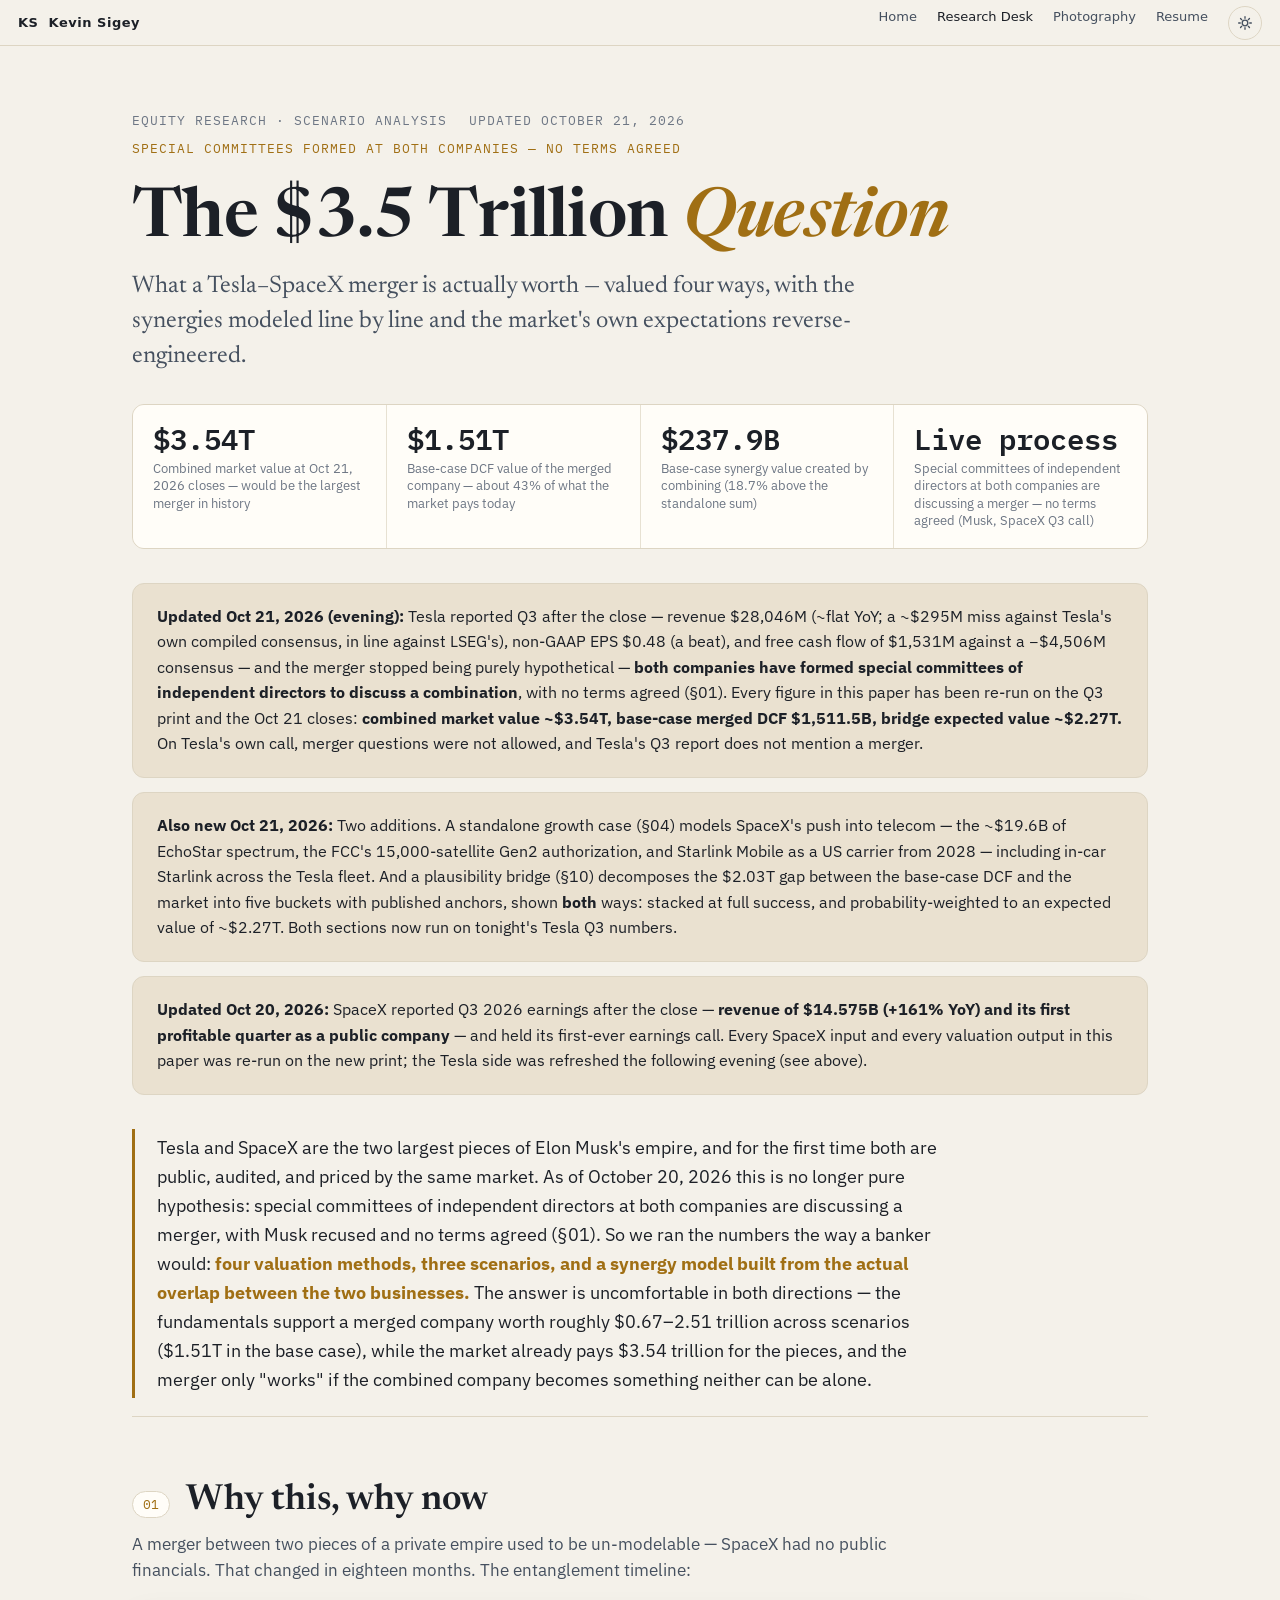
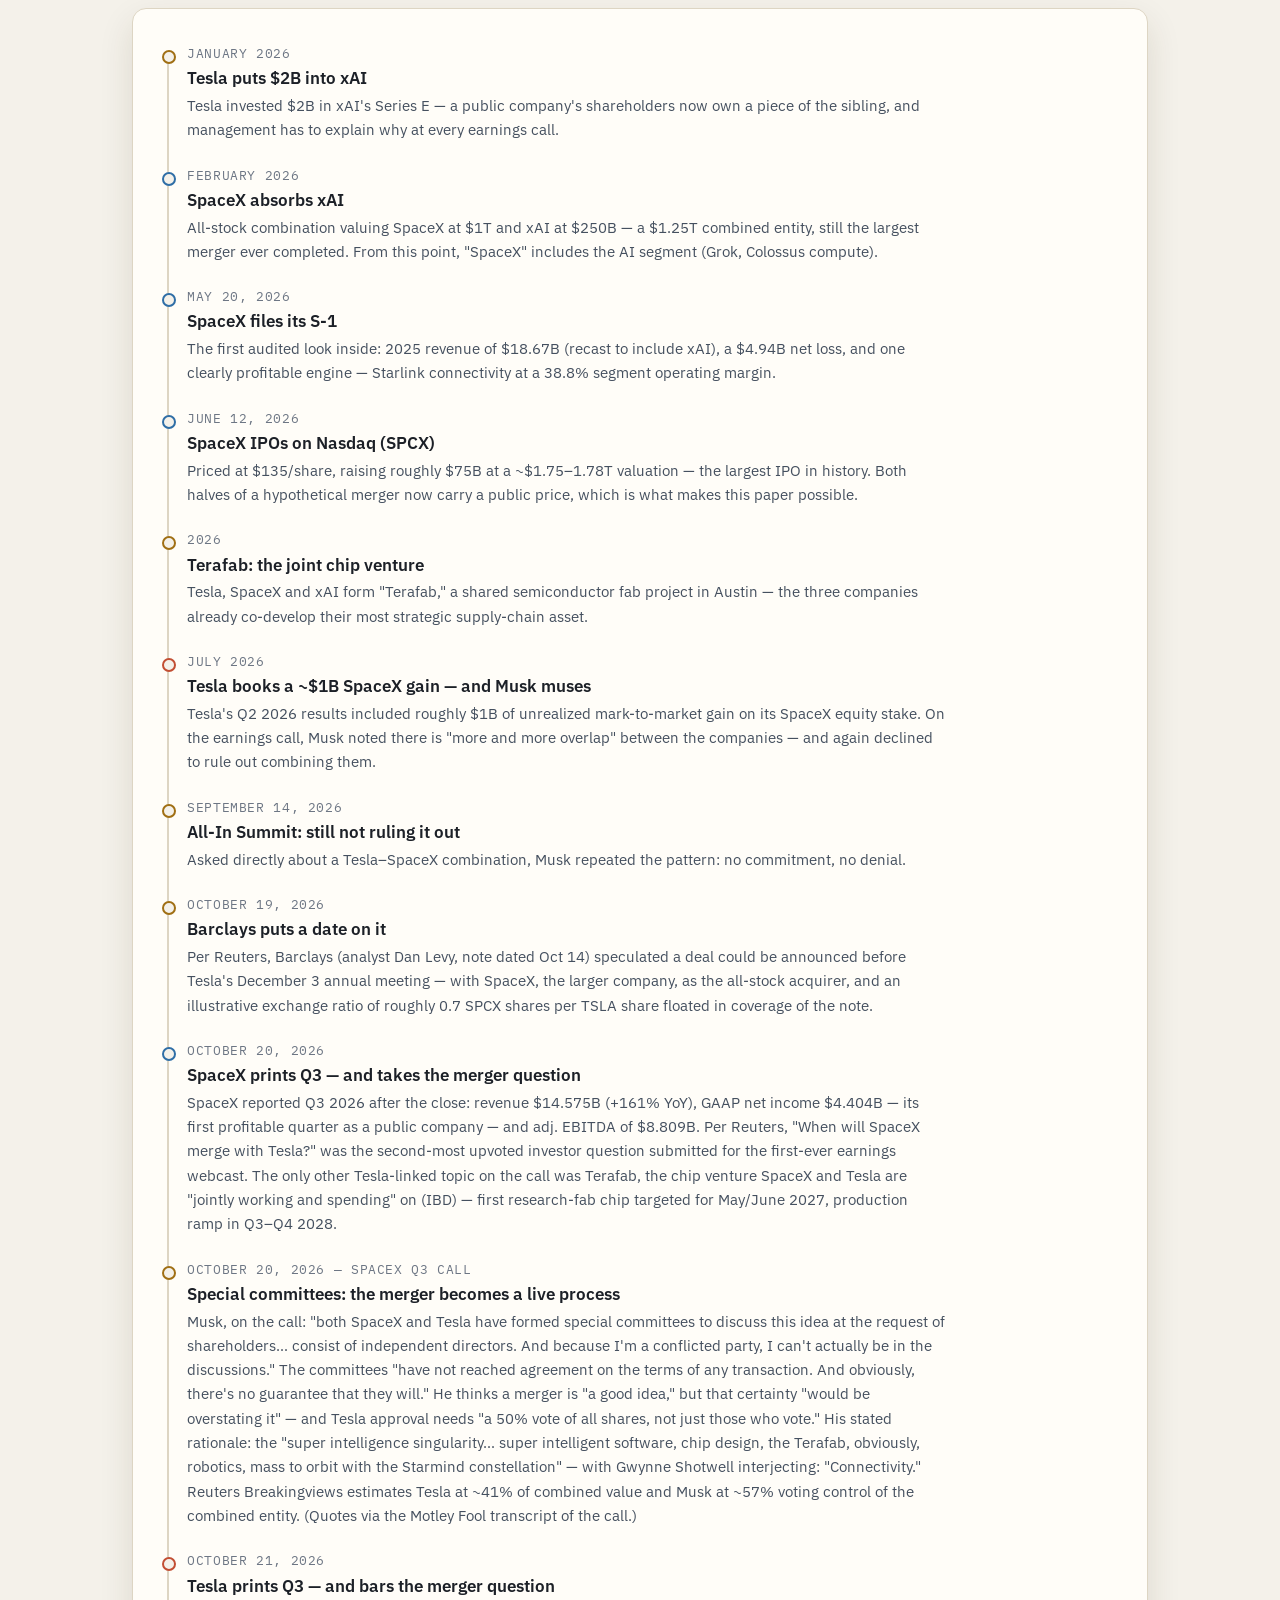
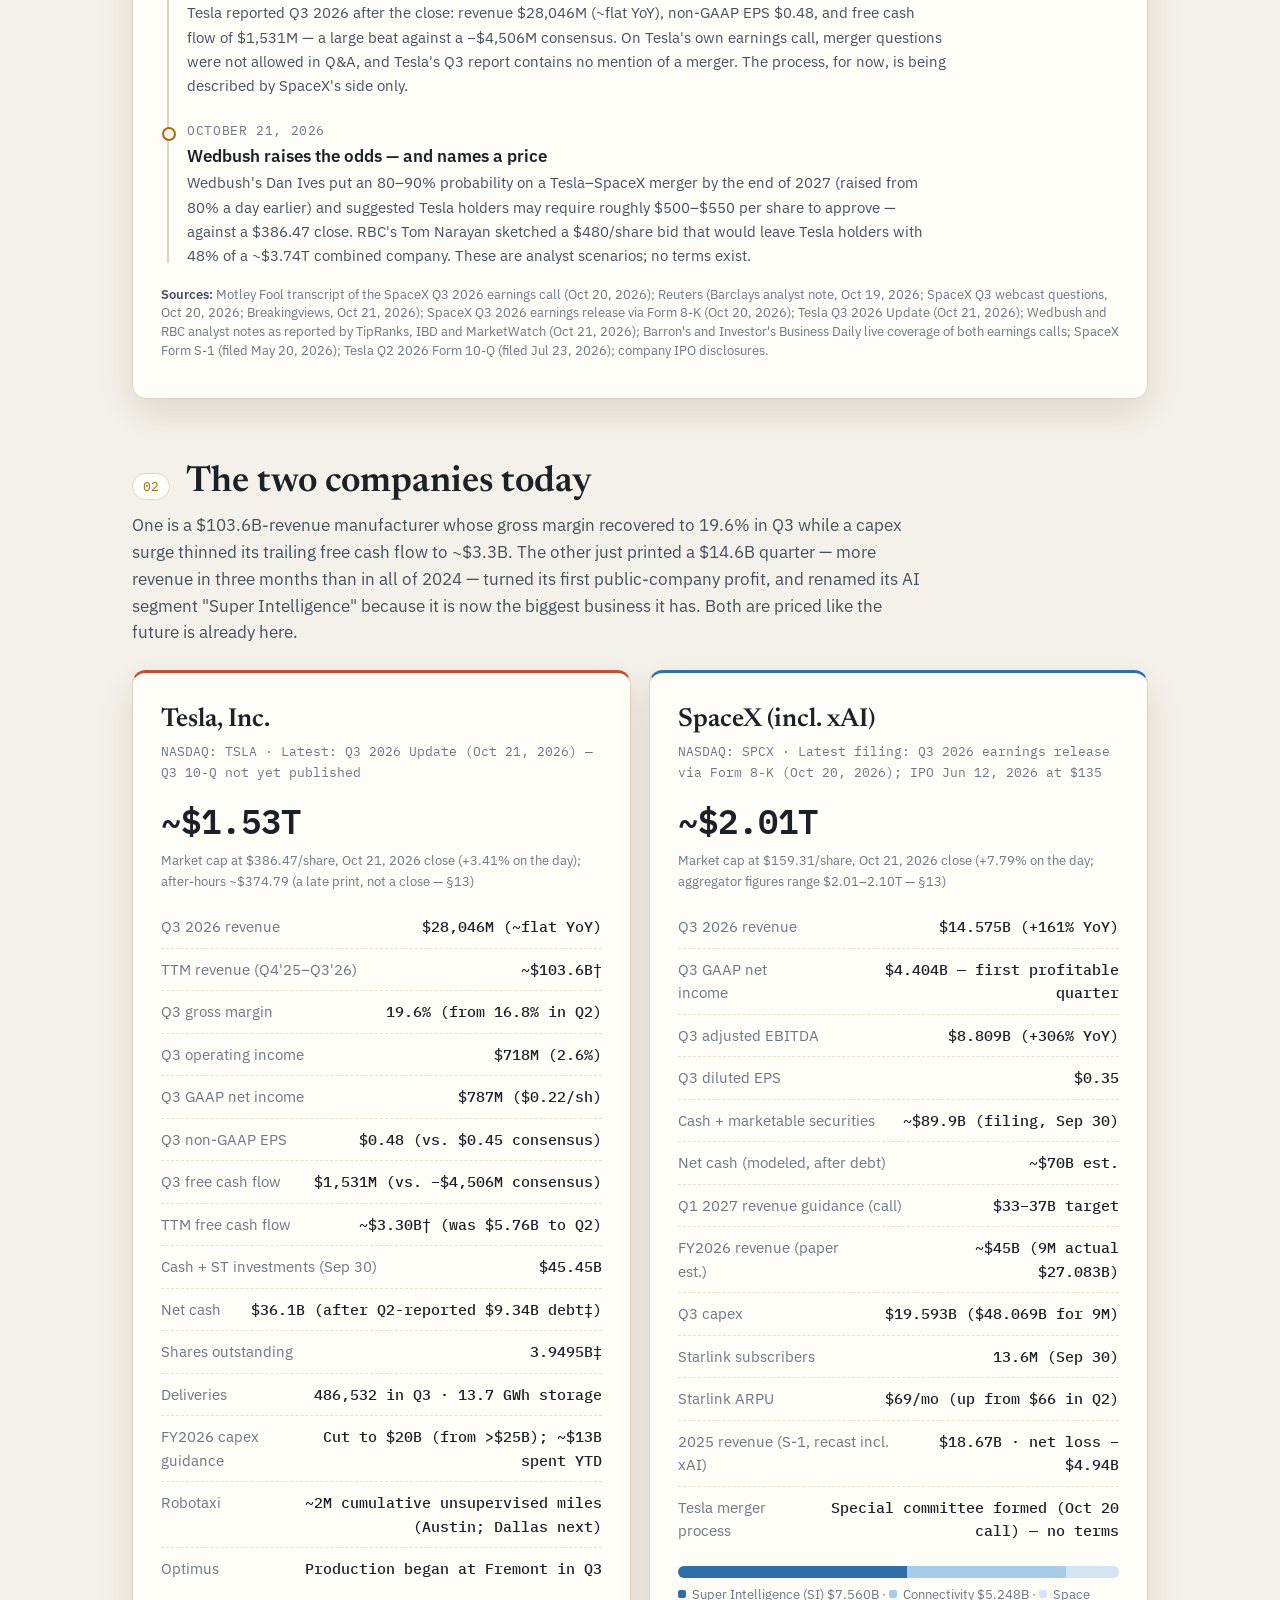
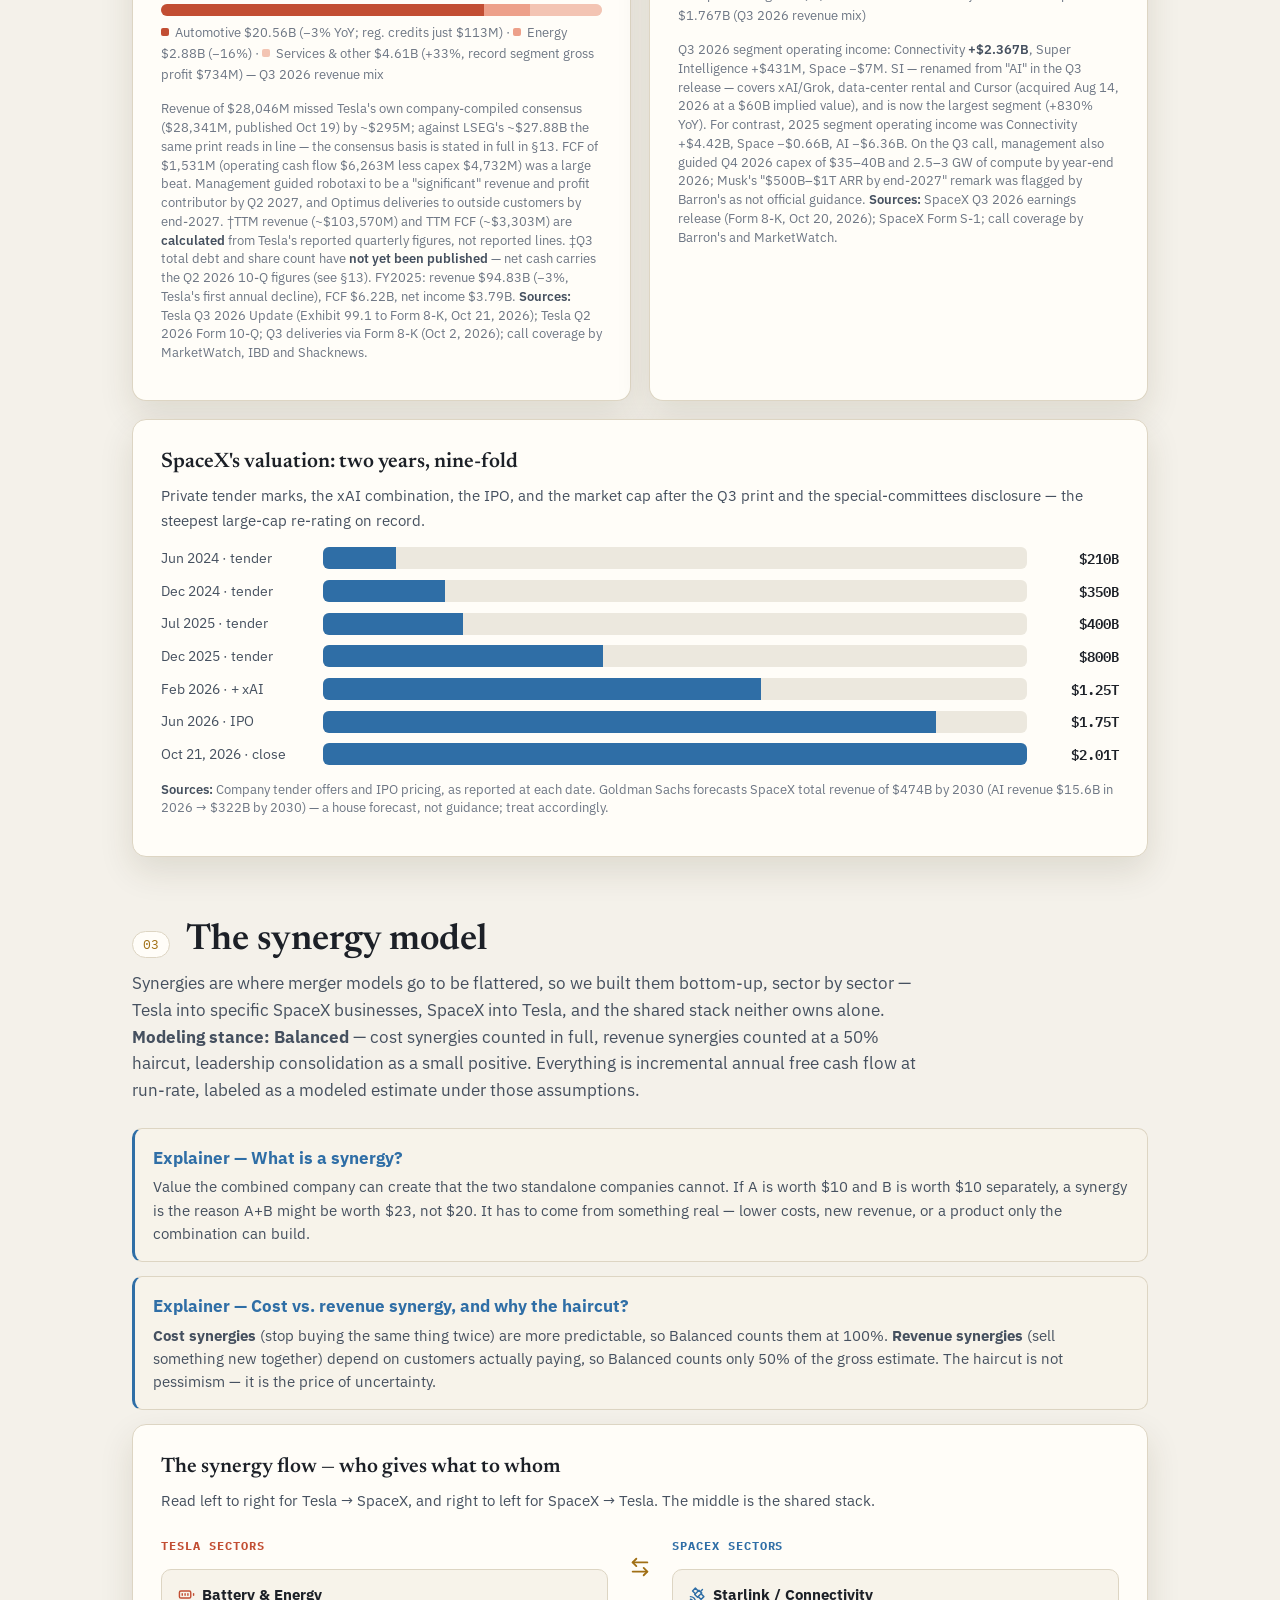
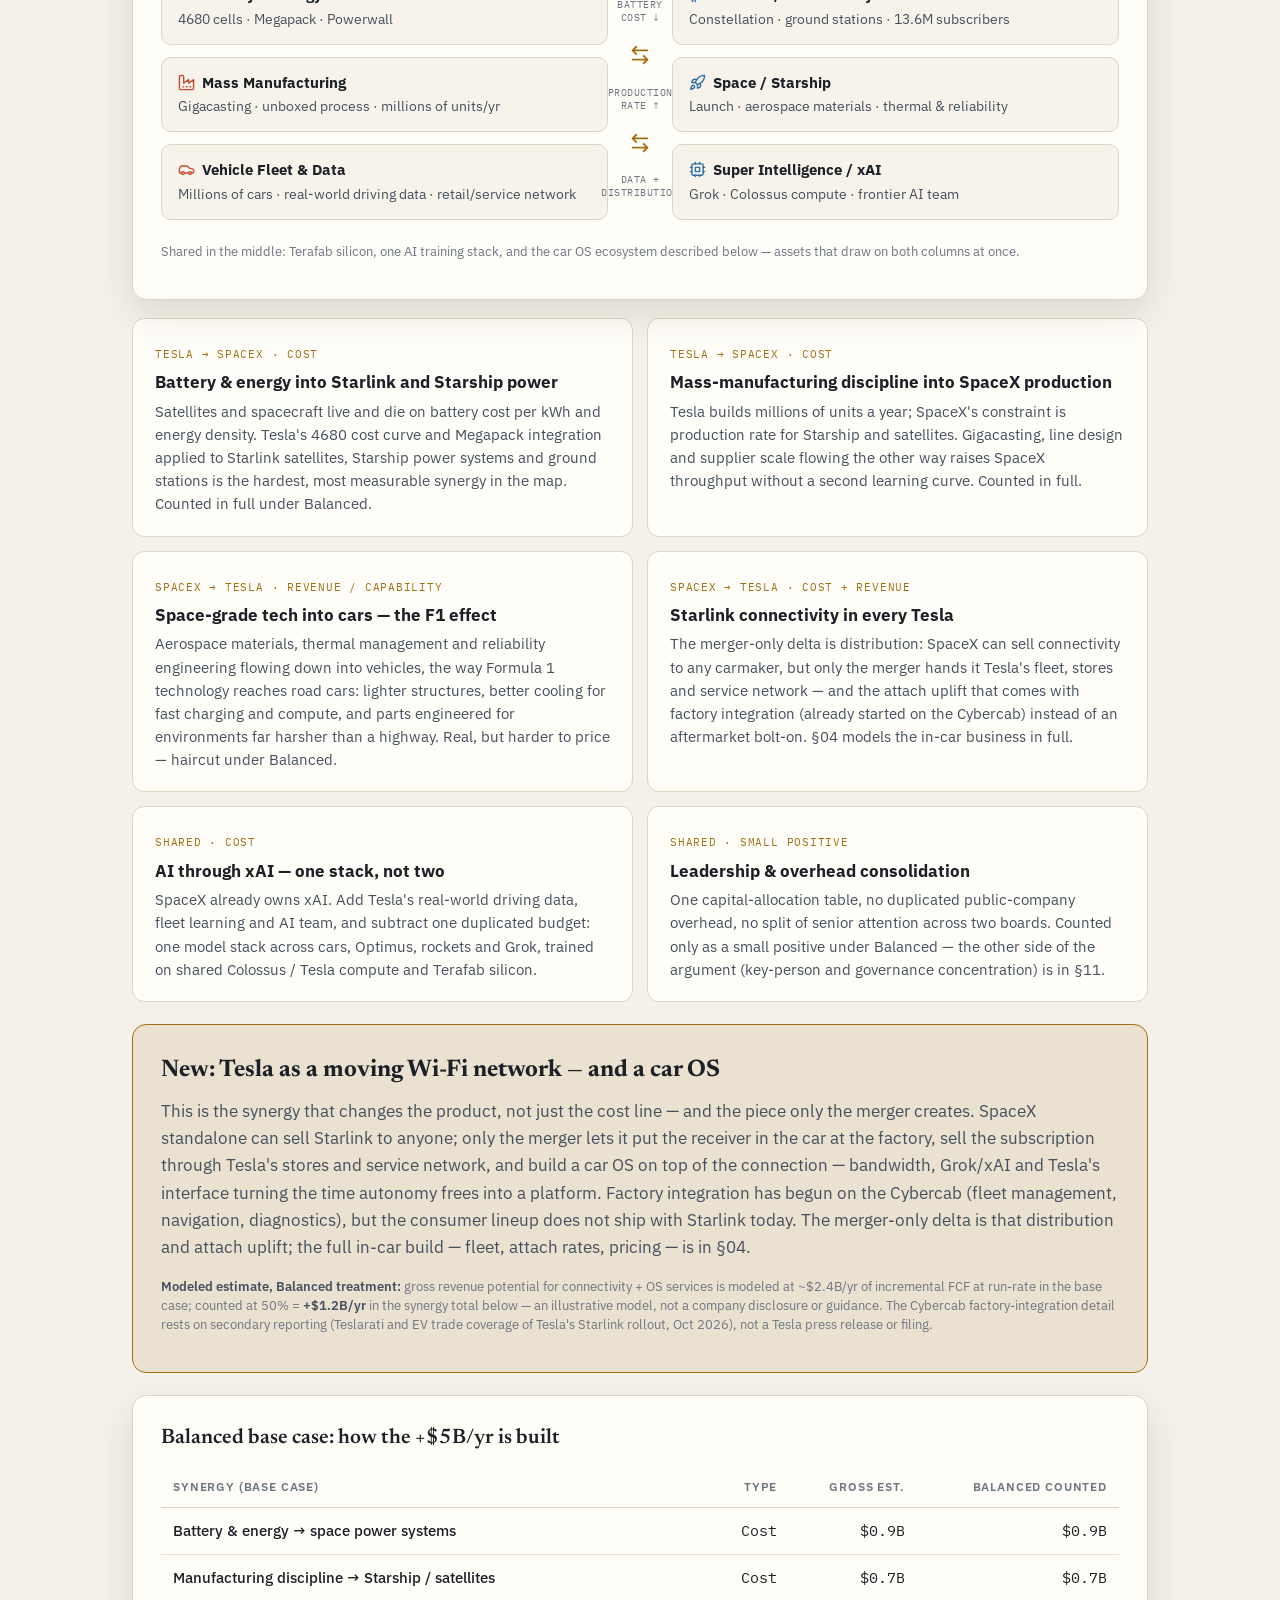
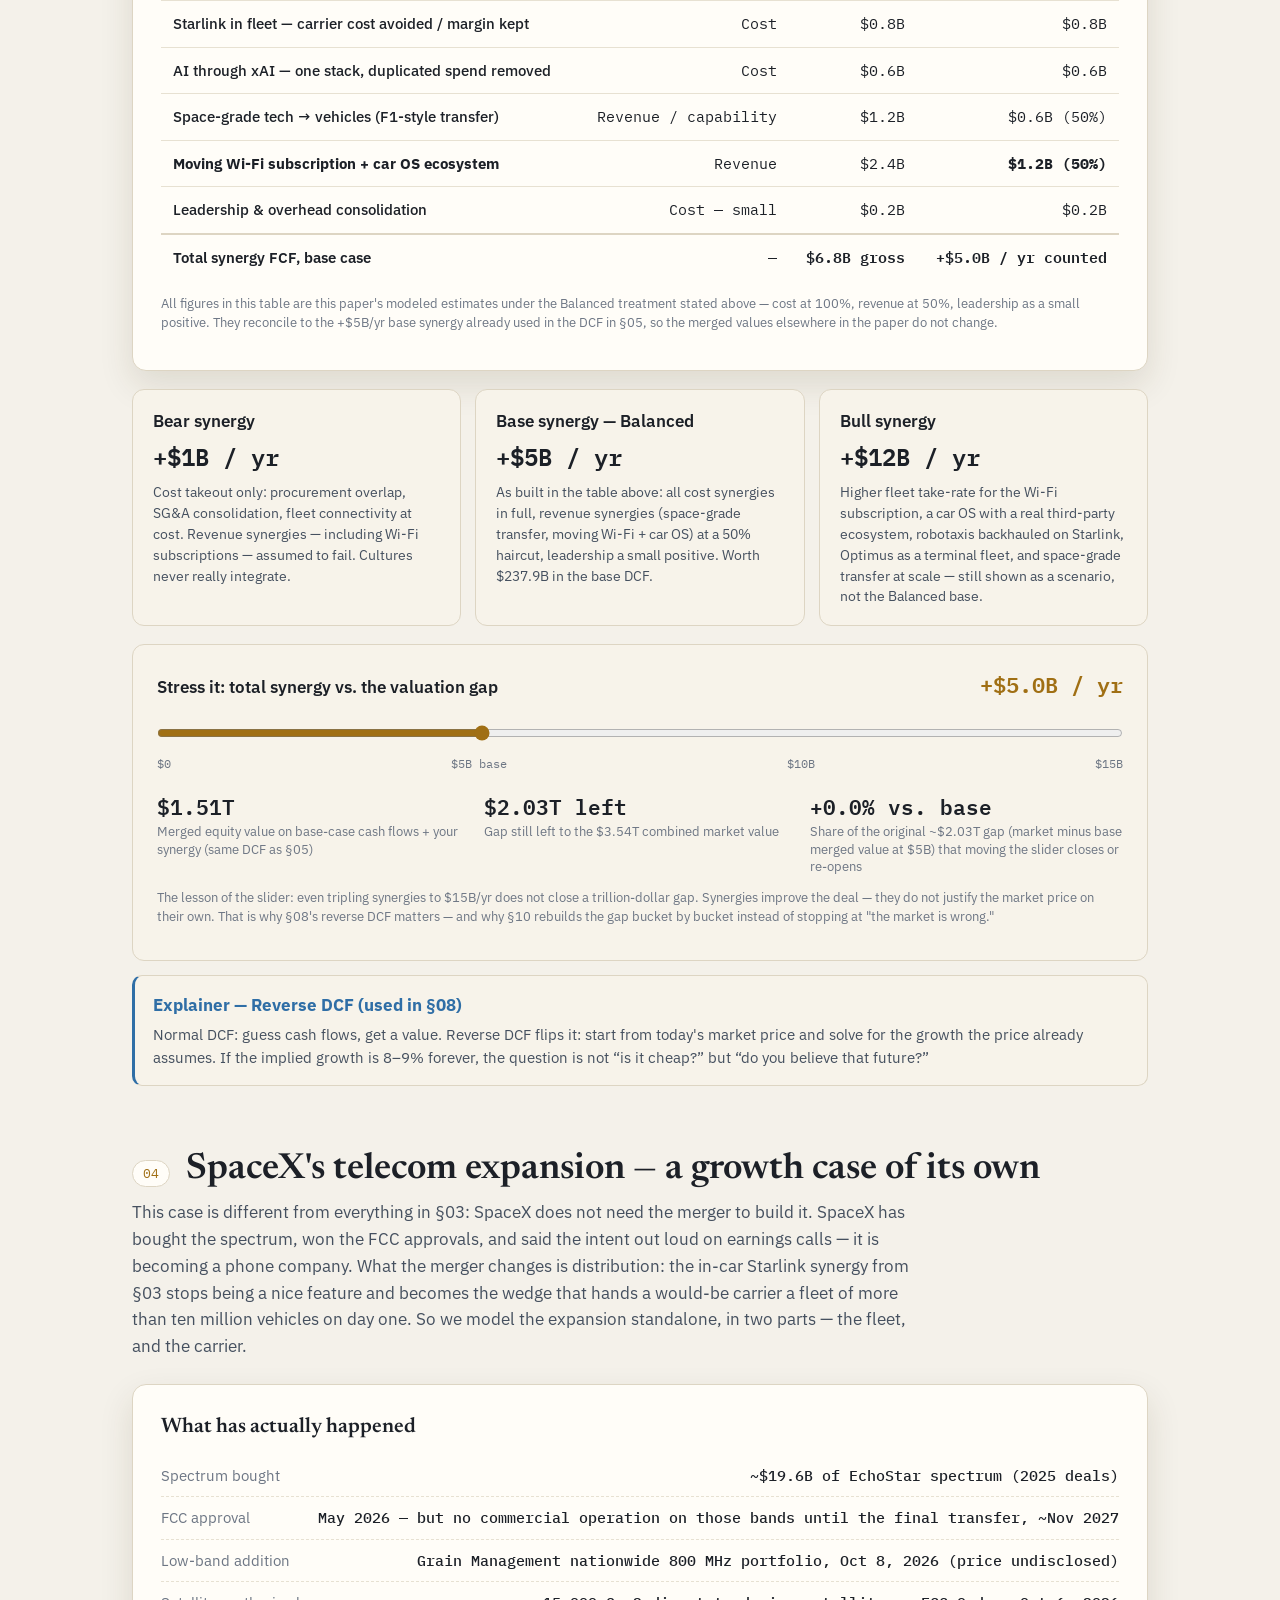
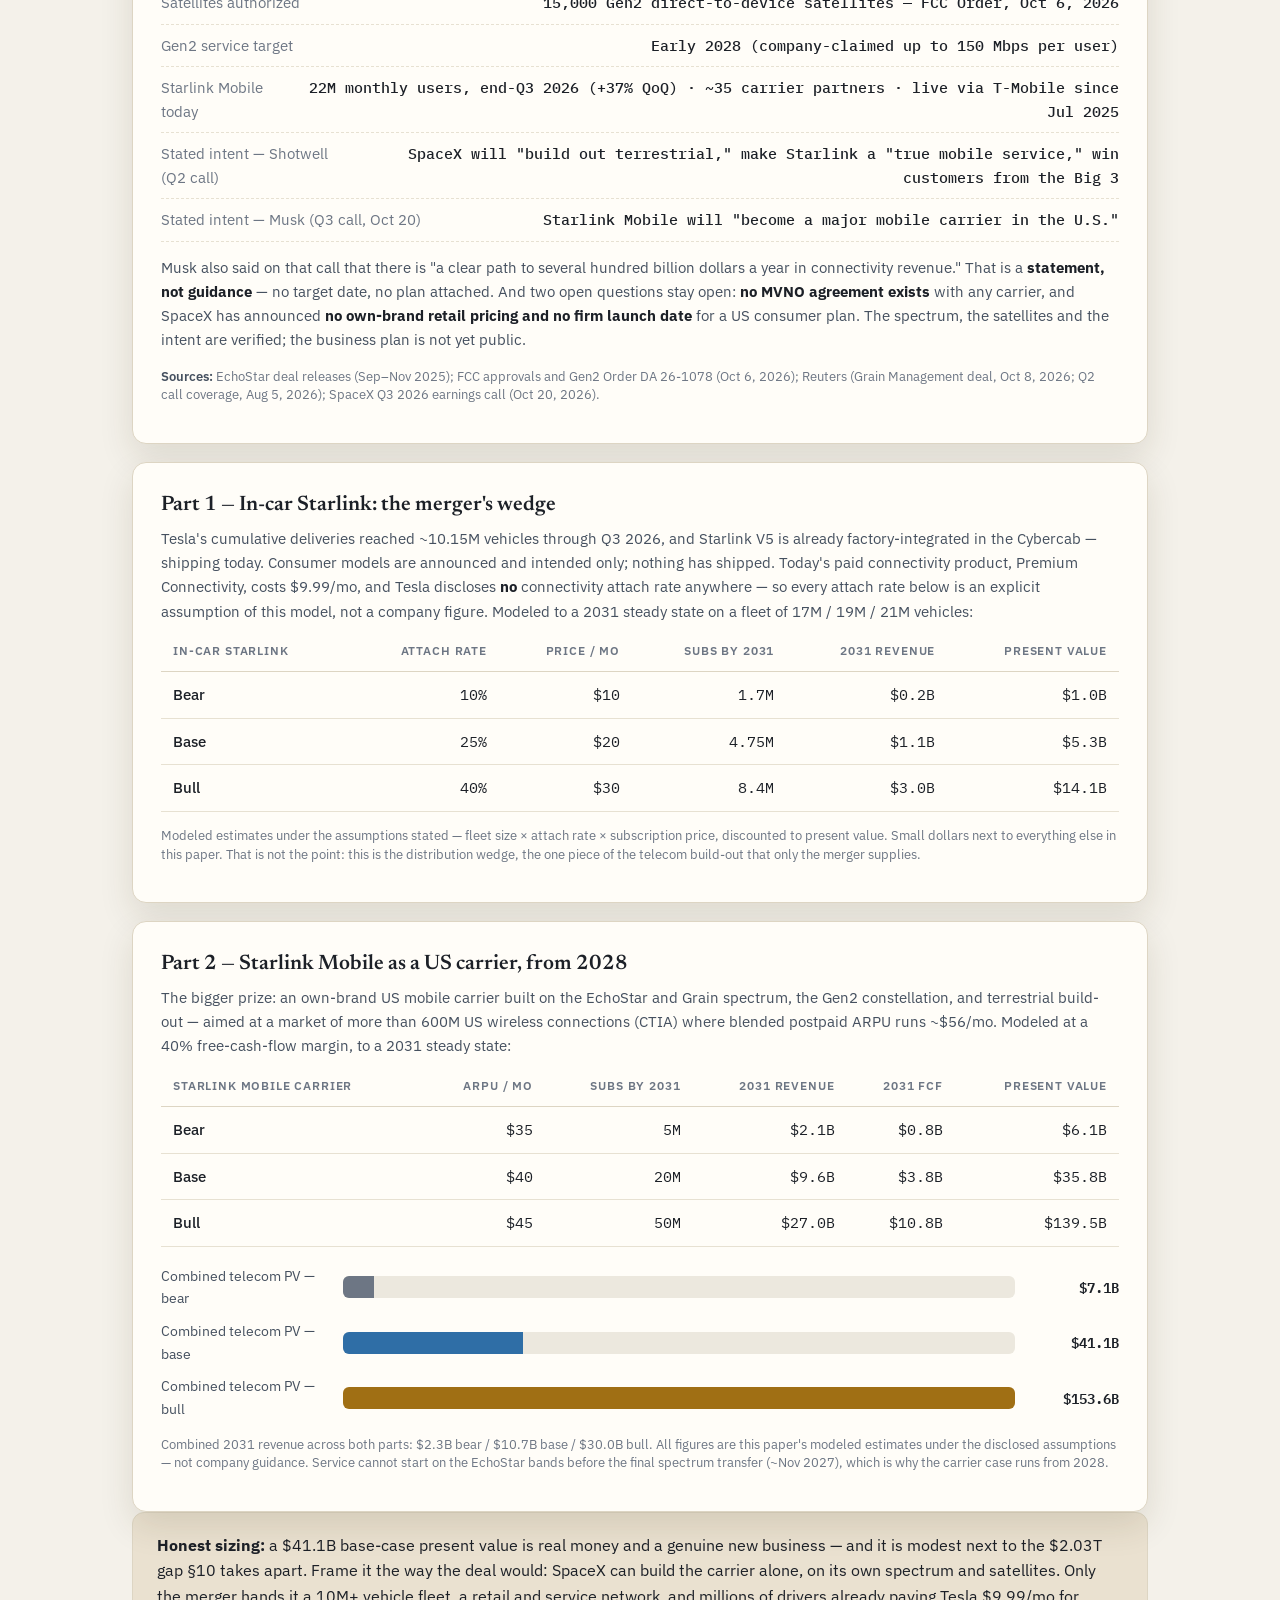
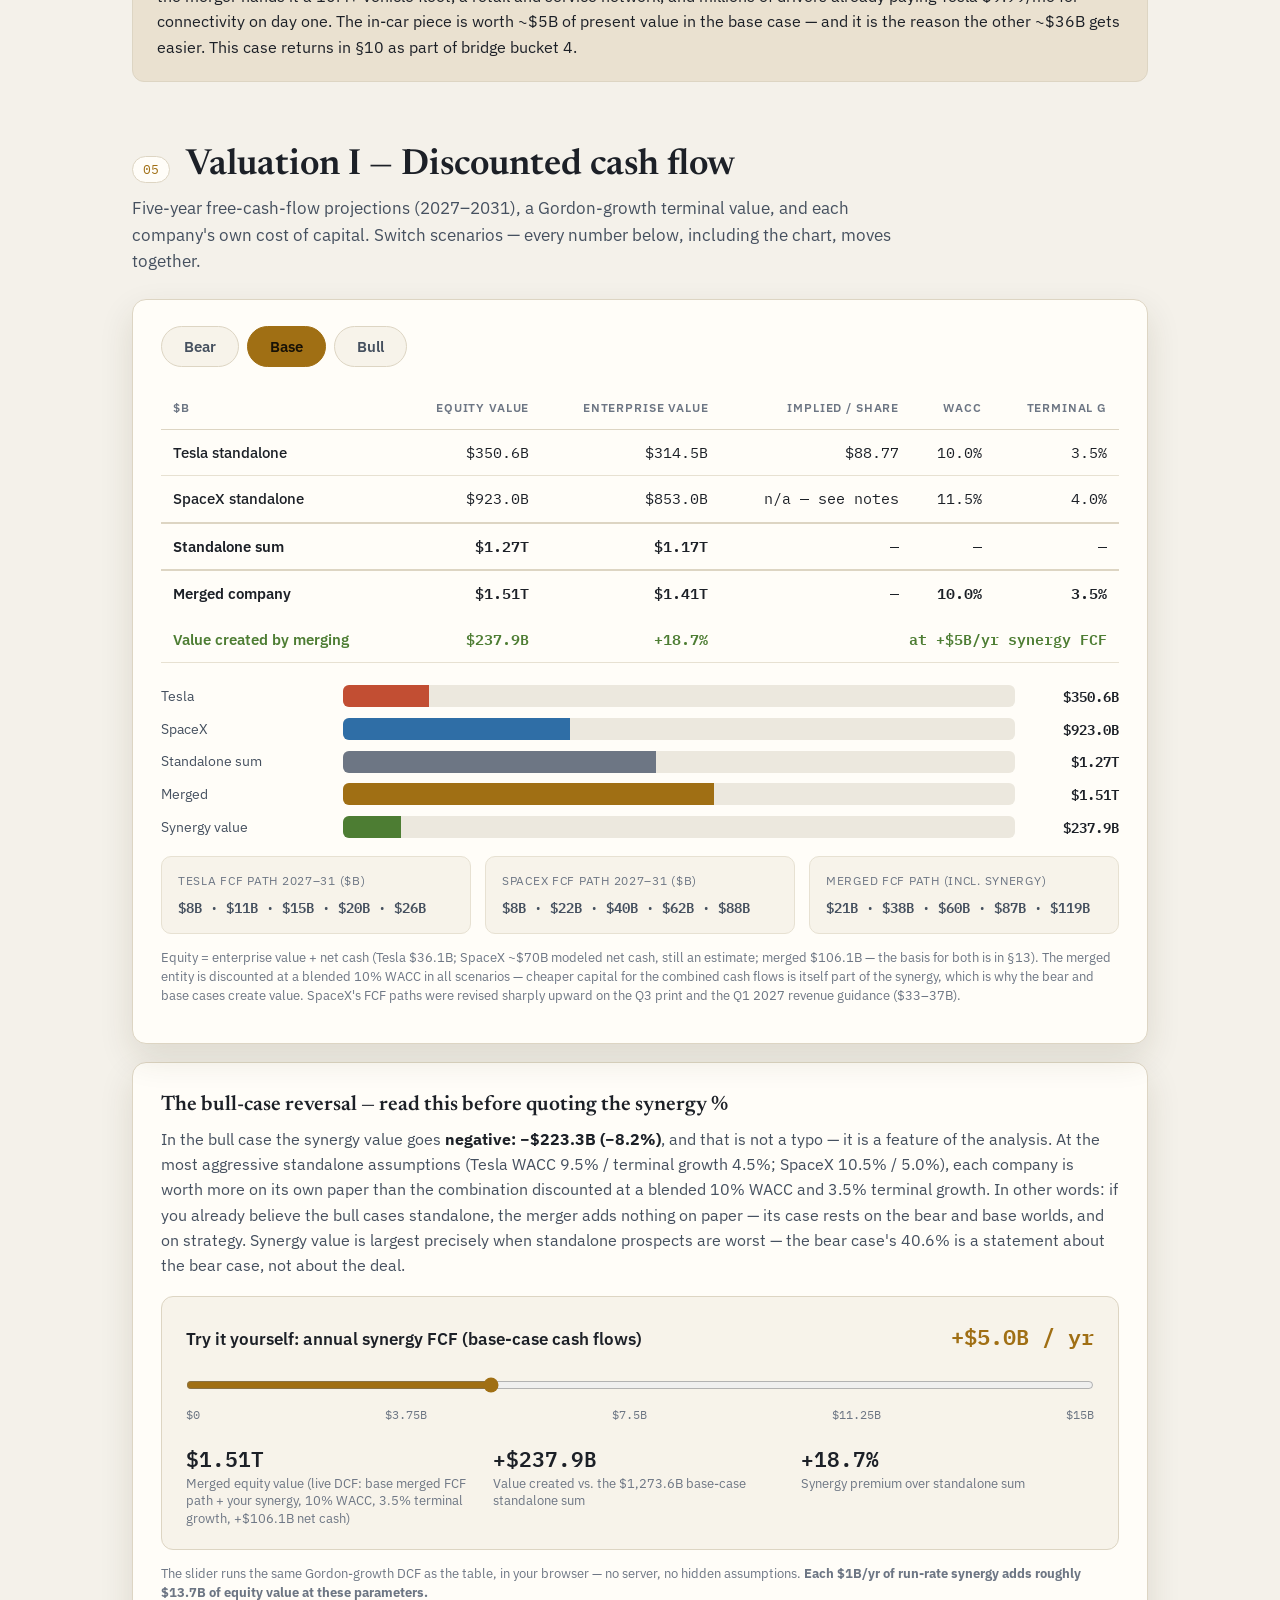
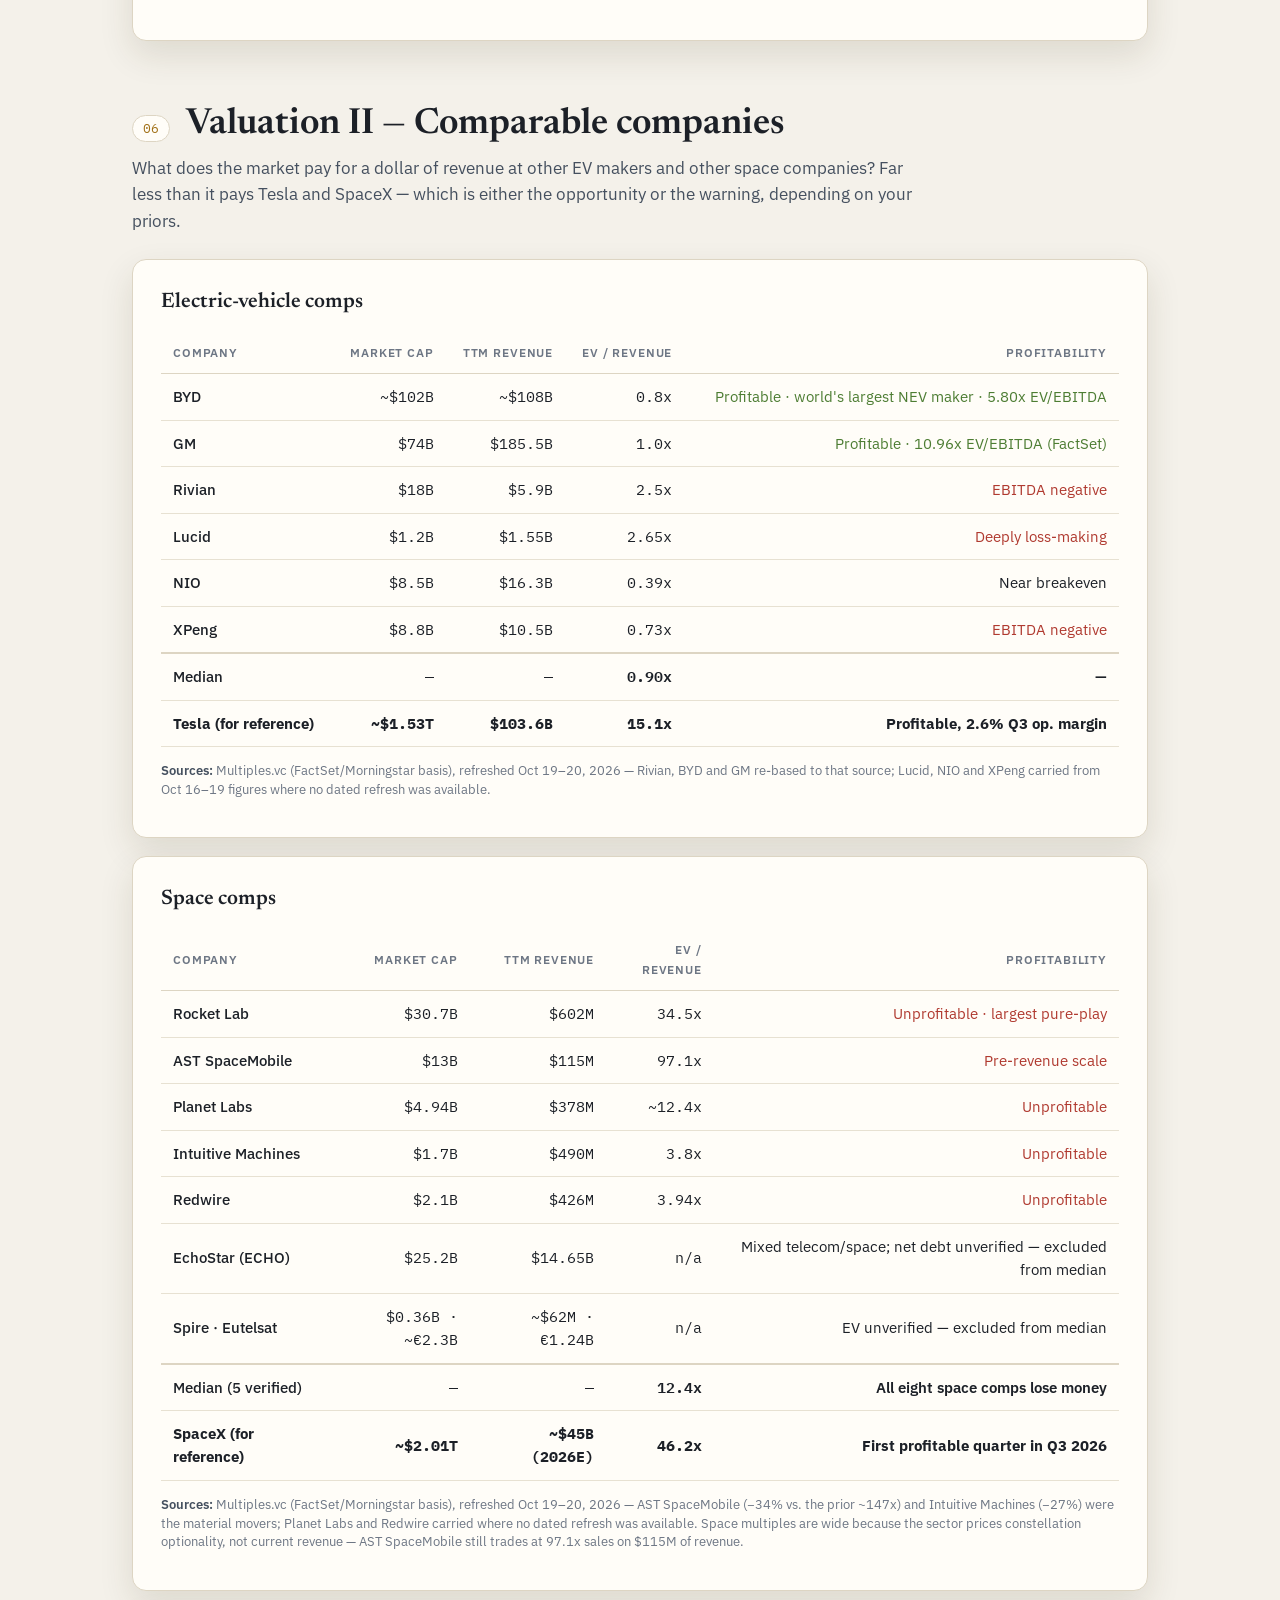
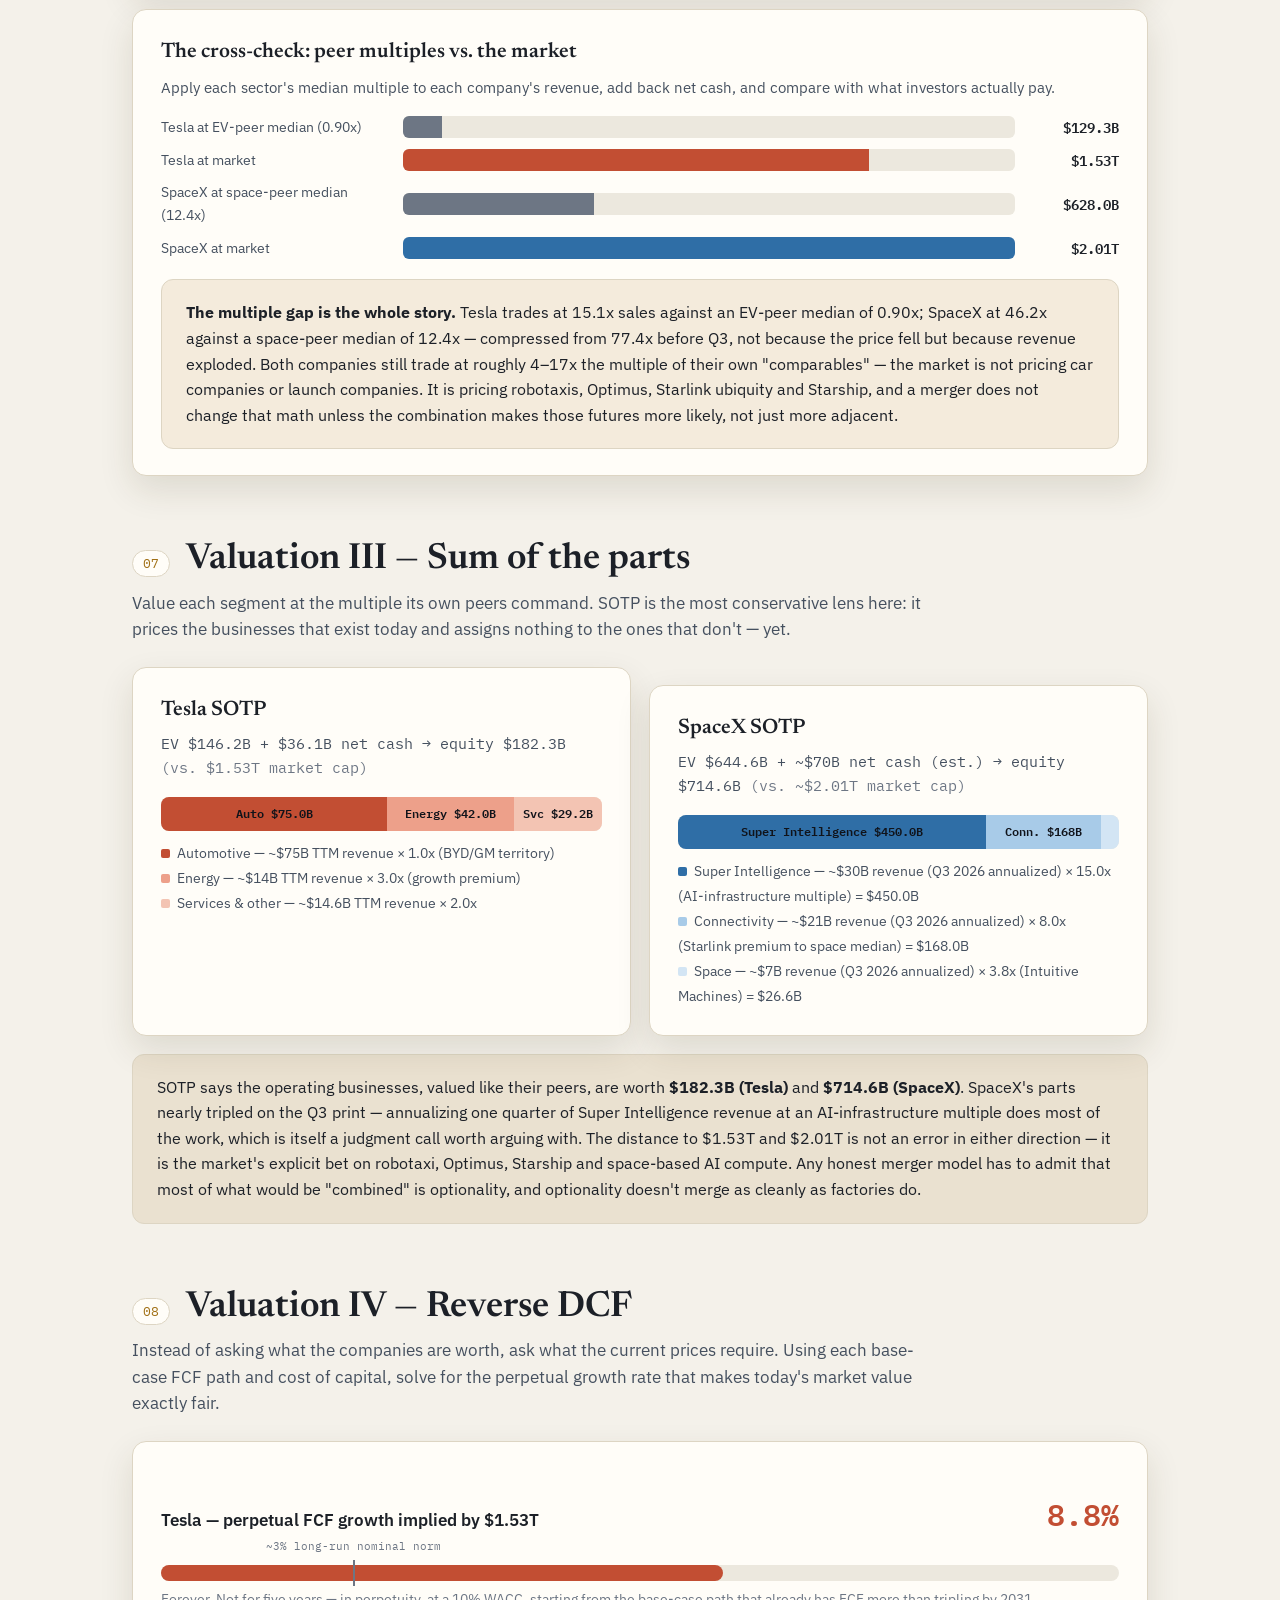
<file: spacex-tesla-merger.html>
<!doctype html>
<html lang="en">
  <head>
<script>try{var m=localStorage.getItem("ks-mode");if(m!=="light"&&m!=="dark")m=window.matchMedia("(prefers-color-scheme: light)").matches?"light":"dark";document.documentElement.setAttribute("data-mode",m);}catch(e){document.documentElement.setAttribute("data-mode","dark");}</script>
    <meta charset="utf-8" />
    <meta name="viewport" content="width=device-width, initial-scale=1, viewport-fit=cover" />
    <meta name="color-scheme" content="dark light" />
        <title>The $3.5 Trillion Question — Tesla × SpaceX Merger Paper</title>
<link rel="icon" href="favicon.ico" sizes="48x48">
<link rel="icon" href="favicons/research.svg" type="image/svg+xml">
<meta property="og:title" content="The $3.5 Trillion Question">
<meta property="og:description" content="What a Tesla–SpaceX merger is actually worth — valued four ways, with the synergies modeled line by line and the market's own expectations reverse-engineered.">
<meta property="og:image" content="https://kevinsigey.github.io/portfolio/og/spacex-tesla-merger.png">
<meta property="og:url" content="https://kevinsigey.github.io/portfolio/spacex-tesla-merger.html">
<meta property="og:type" content="article">
<meta name="twitter:card" content="summary_large_image">
<meta name="twitter:title" content="The $3.5 Trillion Question">
<meta name="twitter:description" content="What a Tesla–SpaceX merger is actually worth — valued four ways, with the synergies modeled line by line and the market's own expectations reverse-engineered.">
<meta name="twitter:image" content="https://kevinsigey.github.io/portfolio/og/spacex-tesla-merger.png">
<link rel="apple-touch-icon" href="assets/brand/apple-touch-icon.png">
    <link rel="preconnect" href="https://fonts.googleapis.com" />
    <link rel="preconnect" href="https://fonts.gstatic.com" crossorigin />
    <link href="https://fonts.googleapis.com/css2?family=Newsreader:ital,opsz,wght@0,6..72,400;0,6..72,500;0,6..72,600;0,6..72,700;1,6..72,400;1,6..72,500&family=IBM+Plex+Sans:wght@400;500;600;700&family=IBM+Plex+Mono:wght@400;500;600&display=swap" rel="stylesheet" />
    <style>
      :root{
        --bg:#0b0d10; --bg-2:#101318; --card:#14181f; --card-2:#181d26;
        --line:#262d38; --line-soft:#1d232d;
        --ink:#eef1f5; --ink-2:#b9c2cf; --ink-3:#8b96a5;
        --tsla:#e0654a; --tsla-soft:rgba(224,101,74,.16);
        --spcx:#6ea8d8; --spcx-soft:rgba(110,168,216,.15);
        --amber:#e0a83e; --amber-soft:rgba(224,168,62,.14);
        --green:#84b96a; --green-soft:rgba(132,185,106,.13);
        --red:#d96a5f; --shadow:0 18px 44px rgba(0,0,0,.42);
      }
      @media (prefers-color-scheme: light){
        :root{
          --bg:#f4f1ea; --bg-2:#ece8de; --card:#fffdf8; --card-2:#f7f3ea;
          --line:#ddd5c3; --line-soft:#e7e1d2;
          --ink:#1c2027; --ink-2:#45505f; --ink-3:#6d7684;
          --tsla:#c24e33; --tsla-soft:rgba(194,78,51,.10);
          --spcx:#2f6ea6; --spcx-soft:rgba(47,110,166,.10);
          --amber:#a06f14; --amber-soft:rgba(160,111,20,.12);
          --green:#4d7d33; --green-soft:rgba(77,125,51,.12);
          --red:#b03a30; --shadow:0 14px 34px rgba(60,50,20,.12);
        }
      }
      *{box-sizing:border-box}
      html{scroll-behavior:smooth}
      body{margin:0;background:var(--bg);color:var(--ink);font-family:"IBM Plex Sans",system-ui,sans-serif;font-size:16.5px;line-height:1.62;-webkit-font-smoothing:antialiased}
      .wrap{max-width:1060px;margin:0 auto;padding:0 22px 90px}
      .mono{font-family:"IBM Plex Mono",ui-monospace,monospace}
      a{color:var(--spcx)}
      .hero{padding:64px 0 10px;border-bottom:1px solid var(--line)}
      .hero-meta{display:flex;flex-wrap:wrap;gap:8px 22px;align-items:baseline;font-family:"IBM Plex Mono",monospace;font-size:12.5px;letter-spacing:.08em;text-transform:uppercase;color:var(--ink-3);margin-bottom:26px}
      .hero-meta .live{color:var(--amber)}
      h1{font-family:"Newsreader",Georgia,serif;font-weight:600;font-size:clamp(40px,6.4vw,68px);line-height:1.04;letter-spacing:-.01em;margin:0 0 14px}
      h1 .accent{color:var(--amber);font-style:italic}
      .hero-sub{font-family:"Newsreader",Georgia,serif;font-size:clamp(19px,2.6vw,24px);line-height:1.45;color:var(--ink-2);max-width:760px;margin:0 0 30px;font-weight:400}
      .hero-stats{display:grid;grid-template-columns:repeat(4,1fr);gap:1px;background:var(--line-soft);border:1px solid var(--line);border-radius:12px;overflow:hidden;margin-bottom:34px}
      .hero-stat{background:var(--card);padding:18px 20px}
      .hero-stat .v{font-family:"IBM Plex Mono",monospace;font-size:clamp(21px,3vw,29px);font-weight:600;line-height:1.1}
      .hero-stat .k{font-size:12.5px;color:var(--ink-3);margin-top:5px;line-height:1.4}
      .thesis{border-left:3px solid var(--amber);padding:4px 0 4px 22px;margin:34px 0 8px;font-size:17.5px;line-height:1.66;max-width:820px}
      .thesis strong{color:var(--amber)}
      section{margin-top:64px}
      .sec-head{display:flex;align-items:baseline;gap:16px;margin-bottom:8px}
      .sec-num{font-family:"IBM Plex Mono",monospace;font-size:13px;color:var(--amber);border:1px solid var(--line);border-radius:999px;padding:2px 10px;white-space:nowrap;background:var(--card)}
      h2{font-family:"Newsreader",Georgia,serif;font-weight:600;font-size:clamp(27px,3.6vw,36px);line-height:1.15;margin:0}
      .sec-lede{color:var(--ink-2);max-width:800px;margin:6px 0 24px;font-size:16.5px}
      .card{background:var(--card);border:1px solid var(--line);border-radius:14px;padding:26px 28px;box-shadow:var(--shadow)}
      .card + .card{margin-top:18px}
      .src{font-size:12.5px;color:var(--ink-3);margin-top:14px;line-height:1.5}
      .src b{color:var(--ink-2);font-weight:600}
      .timeline{position:relative;margin:8px 0 0;padding-left:26px}
      .timeline::before{content:"";position:absolute;left:6px;top:8px;bottom:8px;width:2px;background:var(--line)}
      .tl-item{position:relative;padding:0 0 22px}
      .tl-item:last-child{padding-bottom:2px}
      .tl-item::before{content:"";position:absolute;left:-25px;top:7px;width:10px;height:10px;border-radius:50%;background:var(--bg);border:2px solid var(--amber)}
      .tl-item.blue::before{border-color:var(--spcx)}
      .tl-item.red::before{border-color:var(--tsla)}
      .tl-date{font-family:"IBM Plex Mono",monospace;font-size:12.5px;color:var(--ink-3);letter-spacing:.05em;text-transform:uppercase}
      .tl-title{font-weight:600;font-size:16.5px;margin:2px 0 2px}
      .tl-body{color:var(--ink-2);font-size:15px;max-width:760px}
      .duo{display:grid;grid-template-columns:1fr 1fr;gap:18px}
      .co-card{border-radius:14px;border:1px solid var(--line);background:var(--card);padding:26px 28px;box-shadow:var(--shadow)}
      .co-card.tsla{border-top:3px solid var(--tsla)}
      .co-card.spcx{border-top:3px solid var(--spcx)}
      .co-name{font-family:"Newsreader",Georgia,serif;font-size:26px;font-weight:600;margin:0}
      .co-tick{font-family:"IBM Plex Mono",monospace;font-size:13px;color:var(--ink-3)}
      .co-mkt{font-family:"IBM Plex Mono",monospace;font-size:34px;font-weight:600;margin:10px 0 2px}
      .co-mkt-k{font-size:13px;color:var(--ink-3)}
      .kv{display:flex;justify-content:space-between;gap:14px;padding:9px 0;border-bottom:1px dashed var(--line-soft);font-size:14.5px}
      .kv:last-child{border-bottom:none}
      .kv .k{color:var(--ink-3)}
      .kv .v{font-family:"IBM Plex Mono",monospace;font-weight:500;text-align:right}
      .segbar{display:flex;height:12px;border-radius:6px;overflow:hidden;margin:14px 0 6px;background:var(--bg-2)}
      .segbar div{height:100%}
      .seg-legend{font-size:12.5px;color:var(--ink-3);line-height:1.7}
      .seg-legend .dot{display:inline-block;width:8px;height:8px;border-radius:2px;margin-right:6px;vertical-align:1px}
      .buckets{display:grid;grid-template-columns:repeat(3,1fr);gap:14px}
      .bucket{background:var(--card);border:1px solid var(--line);border-radius:12px;padding:20px 22px}
      .bucket h3{margin:0 0 6px;font-size:16.5px;font-weight:600;line-height:1.3}
      .bucket p{margin:0;color:var(--ink-2);font-size:14.5px;line-height:1.55}
      .bucket .tag{font-family:"IBM Plex Mono",monospace;font-size:11px;letter-spacing:.07em;text-transform:uppercase;color:var(--amber);display:block;margin-bottom:9px}
      .scen-row{display:grid;grid-template-columns:repeat(3,1fr);gap:14px;margin-top:18px}
      .scen-mini{border:1px solid var(--line);border-radius:12px;padding:18px 20px;background:var(--card-2)}
      .scen-mini .amt{font-family:"IBM Plex Mono",monospace;font-size:24px;font-weight:600}
      .scen-mini .nm{font-weight:600;margin-bottom:2px}
      .scen-mini p{margin:6px 0 0;color:var(--ink-2);font-size:13.5px;line-height:1.55}
      .tabs{display:flex;gap:8px;flex-wrap:wrap;margin-bottom:20px}
      .tab{font-family:"IBM Plex Sans",sans-serif;font-size:15px;font-weight:600;cursor:pointer;padding:10px 22px;border-radius:999px;border:1px solid var(--line);background:var(--card-2);color:var(--ink-2);transition:all .15s ease}
      .tab:hover{border-color:var(--amber);color:var(--ink)}
      .tab[aria-pressed="true"]{background:var(--amber);border-color:var(--amber);color:#171106}
      table{width:100%;border-collapse:collapse;font-size:15px}
      th,td{padding:11px 12px;text-align:right;border-bottom:1px solid var(--line-soft)}
      th:first-child,td:first-child{text-align:left}
      thead th{font-size:12px;letter-spacing:.07em;text-transform:uppercase;color:var(--ink-3);font-weight:600;border-bottom:1px solid var(--line)}
      tbody td{font-family:"IBM Plex Mono",monospace;font-size:14.5px}
      tbody td:first-child{font-family:"IBM Plex Sans",sans-serif;font-weight:500}
      tr.total td{border-top:2px solid var(--line);border-bottom:none;font-weight:600}
      tr.synergy td{color:var(--green);font-weight:600}
      .bar-row{display:grid;grid-template-columns:170px 1fr 92px;gap:12px;align-items:center;margin:10px 0;font-size:14px}
      .bar-row .bl{color:var(--ink-2)}
      .bar-track{height:22px;background:var(--bg-2);border-radius:6px;overflow:hidden;display:flex}
      .bar-fill{height:100%;transition:width .45s ease}
      .bar-row .bv{font-family:"IBM Plex Mono",monospace;font-weight:600;text-align:right}
      .assump{display:grid;grid-template-columns:repeat(3,1fr);gap:14px;margin-top:18px}
      .assump .a{background:var(--card-2);border:1px solid var(--line-soft);border-radius:10px;padding:14px 16px}
      .assump .a .k{font-size:12px;color:var(--ink-3);text-transform:uppercase;letter-spacing:.06em}
      .assump .a .v{font-family:"IBM Plex Mono",monospace;font-size:16px;font-weight:600;margin-top:3px}
      .flows{font-family:"IBM Plex Mono",monospace;font-size:13px;color:var(--ink-2);line-height:1.9;word-break:break-word}
      .flows b{color:var(--ink)}
      .callout{border:1px solid var(--line);border-radius:12px;padding:20px 24px;background:var(--amber-soft);font-size:16px;line-height:1.6}
      .callout.green{background:var(--green-soft)}
      .callout b{font-weight:700}
      .slider-box{background:var(--card-2);border:1px solid var(--line);border-radius:12px;padding:22px 24px;margin-top:18px}
      .slider-top{display:flex;justify-content:space-between;align-items:baseline;flex-wrap:wrap;gap:8px}
      .slider-top .lab{font-weight:600}
      .slider-top .val{font-family:"IBM Plex Mono",monospace;font-size:22px;font-weight:600;color:var(--amber)}
      input[type=range]{width:100%;margin:16px 0 6px;accent-color:var(--amber);height:28px;cursor:pointer}
      .slider-scale{display:flex;justify-content:space-between;font-family:"IBM Plex Mono",monospace;font-size:11.5px;color:var(--ink-3)}
      .slider-out{display:grid;grid-template-columns:repeat(3,1fr);gap:14px;margin-top:16px}
      .slider-out .ov{font-family:"IBM Plex Mono",monospace;font-size:21px;font-weight:600}
      .slider-out .ok{font-size:12.5px;color:var(--ink-3);line-height:1.4}
      .tbl-scroll{overflow-x:auto}
      .pos{color:var(--green)} .neg{color:var(--red)}
      .median-row td{border-top:2px solid var(--line);font-weight:600}
      .gap-chart .bar-row{grid-template-columns:230px 1fr 92px}
      .sotp-grid{display:grid;grid-template-columns:1fr 1fr;gap:18px}
      .sotp h3{font-family:"Newsreader",Georgia,serif;font-size:21px;margin:0 0 4px;font-weight:600}
      .sotp .tot{font-family:"IBM Plex Mono",monospace;font-size:15px;color:var(--ink-2)}
      .stack{display:flex;height:34px;border-radius:8px;overflow:hidden;margin:16px 0 10px;background:var(--bg-2)}
      .stack div{height:100%;display:flex;align-items:center;justify-content:center;font-family:"IBM Plex Mono",monospace;font-size:12px;font-weight:600;color:#10131a;overflow:hidden;white-space:nowrap;padding:0 4px}
      .stack-legend{font-size:13.5px;color:var(--ink-2);line-height:1.85}
      .stack-legend .dot{display:inline-block;width:9px;height:9px;border-radius:2px;margin-right:7px}
      .gauge{margin:22px 0}
      .gauge .g-head{display:flex;justify-content:space-between;align-items:baseline;flex-wrap:wrap;gap:6px}
      .gauge .g-name{font-weight:600;font-size:17px}
      .gauge .g-val{font-family:"IBM Plex Mono",monospace;font-size:30px;font-weight:600}
      .gauge-track{position:relative;height:16px;background:var(--bg-2);border-radius:8px;margin-top:26px}
      .gauge-fill{position:absolute;left:0;top:0;bottom:0;border-radius:8px}
      .gauge-mark{position:absolute;top:-5px;bottom:-5px;width:2px;background:var(--ink-3)}
      .gauge-mark span{position:absolute;top:-22px;left:50%;transform:translateX(-50%);font-size:11px;color:var(--ink-3);white-space:nowrap;font-family:"IBM Plex Mono",monospace}
      .gauge-note{font-size:13.5px;color:var(--ink-3);margin-top:8px}
      .hist .bar-row{grid-template-columns:150px 1fr 80px}
      .risks{display:grid;grid-template-columns:1fr 1fr;gap:14px}
      .risk{background:var(--card);border:1px solid var(--line);border-radius:12px;padding:20px 22px}
      .risk h3{margin:0 0 6px;font-size:16px;font-weight:600}
      .risk p{margin:0;color:var(--ink-2);font-size:14.5px;line-height:1.55}
      .verdict{font-family:"Newsreader",Georgia,serif;font-size:clamp(19px,2.6vw,23px);line-height:1.55}
      .verdict b{color:var(--amber)}
      ul.tight{margin:10px 0;padding-left:20px;color:var(--ink-2);font-size:15px;line-height:1.7}
      ul.tight li{margin-bottom:6px}
      .foot{margin-top:70px;border-top:1px solid var(--line);padding-top:22px;font-size:13px;color:var(--ink-3);line-height:1.65}
      .foot b{color:var(--ink-2)}
      .explain{background:var(--card-2);border:1px solid var(--line);border-left:3px solid var(--spcx);border-radius:10px;padding:16px 18px;margin:14px 0}
      .explain b{color:var(--spcx)}
      .explain p{margin:4px 0 0;color:var(--ink-2);font-size:14.5px;line-height:1.6}
      .flow{display:grid;grid-template-columns:1fr 64px 1fr;gap:0;align-items:stretch;margin:22px 0}
      .flow-col{display:flex;flex-direction:column;gap:12px}
      .flow-col h4{margin:0 0 2px;font-family:"IBM Plex Mono",monospace;font-size:12px;letter-spacing:.08em;text-transform:uppercase}
      .flow-node{border:1px solid var(--line);border-radius:10px;padding:14px 16px;background:var(--card-2);font-size:14px;line-height:1.5}
      .flow-node b{display:block;font-size:15px;margin-bottom:2px}
      .flow-node span{color:var(--ink-2)}
      .flow-mid{display:flex;flex-direction:column;align-items:center;justify-content:space-around;color:var(--amber);font-size:20px;padding:10px 0}
      .flow-mid small{font-size:10px;color:var(--ink-3);text-align:center;line-height:1.3;font-family:"IBM Plex Mono",monospace;text-transform:uppercase;letter-spacing:.05em}
      .sector-grid{display:grid;grid-template-columns:1fr 1fr;gap:14px;margin:18px 0}
      .sector-card{border:1px solid var(--line);border-radius:12px;padding:20px 22px;background:var(--card)}
      .sector-card .dir{font-family:"IBM Plex Mono",monospace;font-size:11px;letter-spacing:.07em;text-transform:uppercase;color:var(--amber)}
      .sector-card h3{margin:6px 0 6px;font-size:17px;line-height:1.3}
      .sector-card p{margin:0;color:var(--ink-2);font-size:14.5px;line-height:1.6}
      .wifi{border:1px solid var(--amber);border-radius:14px;padding:26px 28px;background:var(--amber-soft);margin:22px 0}
      .wifi h3{font-family:"Newsreader",Georgia,serif;font-size:24px;margin:0 0 8px}
      .wifi-grid{display:grid;grid-template-columns:1fr 1fr 1fr;gap:16px;margin-top:16px}
      .wifi-grid div{background:var(--card);border:1px solid var(--line);border-radius:10px;padding:16px}
      .wifi-grid b{display:block;margin-bottom:4px}
      .wifi-grid p{margin:0;color:var(--ink-2);font-size:14px;line-height:1.55}
      .ic{width:17px;height:17px;stroke:currentColor;fill:none;stroke-width:2;stroke-linecap:round;stroke-linejoin:round;vertical-align:-3px;margin-right:7px}
      .ic-t{color:var(--tsla)} .ic-s{color:var(--spcx)}
      .flow-mid .ic{width:22px;height:22px;margin-right:0}
      .wifi-grid .ic{color:var(--amber)}
      .prob-row{display:grid;grid-template-columns:230px 1fr 58px;gap:12px;align-items:center;margin:13px 0;font-size:14px}
      .prob-row .pl{color:var(--ink-2);line-height:1.4}
      .prob-row .pl b{color:var(--ink);font-weight:600}
      .prob-row .pv{font-family:"IBM Plex Mono",monospace;font-weight:600;text-align:right;color:var(--amber);font-size:16px}
      .prob-row input[type=range]{margin:0;height:24px}
      .anchor-note{display:block;font-family:"IBM Plex Sans",sans-serif;font-size:12px;color:var(--ink-3);line-height:1.45;margin-top:3px;font-weight:400}
      @media (max-width:820px){.prob-row{grid-template-columns:1fr 52px}.prob-row input[type=range]{grid-column:1/-1}}
      @media (max-width:820px){.sector-grid,.wifi-grid{grid-template-columns:1fr}.flow{grid-template-columns:1fr}.flow-mid{flex-direction:row;padding:8px 0}}
      @media (max-width:820px){
        .hero-stats{grid-template-columns:1fr 1fr}
        .duo,.sotp-grid,.risks{grid-template-columns:1fr}
        .buckets{grid-template-columns:1fr 1fr}
        .scen-row,.assump{grid-template-columns:1fr}
        .slider-out{grid-template-columns:1fr}
        .bar-row{grid-template-columns:118px 1fr 74px;font-size:13px}
        .gap-chart .bar-row{grid-template-columns:150px 1fr 74px}
        .hist .bar-row{grid-template-columns:104px 1fr 66px}
        th,td{padding:9px 8px}
        .card,.co-card{padding:22px 20px}
      }
      @media (max-width:520px){.buckets{grid-template-columns:1fr}body{font-size:15.5px}}
      @media (prefers-reduced-motion: reduce){html{scroll-behavior:auto}.bar-fill{transition:none}}
    </style>
  <style>
html[data-mode="dark"]{--bg:#0b0d10;--bg-2:#101318;--card:#14181f;--card-2:#181d26;--line:#262d38;--line-soft:#1d232d;--ink:#eef1f5;--ink-2:#b9c2cf;--ink-3:#8b96a5;--tsla:#e0654a;--tsla-soft:rgba(224,101,74,.16);--spcx:#6ea8d8;--spcx-soft:rgba(110,168,216,.15);--amber:#e0a83e;--amber-soft:rgba(224,168,62,.14);--green:#84b96a;--green-soft:rgba(132,185,106,.13);--red:#d96a5f;--shadow:0 18px 44px rgba(0,0,0,.42);--bar-bg:rgba(10,10,12,.94);--bar-ink:#eef1f5;--bar-mut:#c9c9ce}
html[data-mode="light"]{--bg:#f4f1ea;--bg-2:#ece8de;--card:#fffdf8;--card-2:#f7f3ea;--line:#ddd5c3;--line-soft:#e7e1d2;--ink:#1c2027;--ink-2:#45505f;--ink-3:#6d7684;--tsla:#c24e33;--tsla-soft:rgba(194,78,51,.10);--spcx:#2f6ea6;--spcx-soft:rgba(47,110,166,.10);--amber:#a06f14;--amber-soft:rgba(160,111,20,.12);--green:#4d7d33;--green-soft:rgba(77,125,51,.12);--red:#b03a30;--shadow:0 14px 34px rgba(60,50,20,.12);--bar-bg:rgba(244,241,234,.94);--bar-ink:#1c2027;--bar-mut:#45505f}

/* ks-toggle: sun/moon mode switch for the legacy papers (Nov 2026). */
html[data-mode="dark"]{color-scheme:dark}
html[data-mode="light"]{color-scheme:light}
.ks-toggle{flex:none;display:inline-flex;align-items:center;justify-content:center;width:34px;height:34px;border-radius:999px;border:1px solid var(--line);background:transparent;color:var(--bar-mut);cursor:pointer;padding:0}
.ks-toggle:hover{color:var(--bar-ink)}
.ks-toggle .mt-ic{width:16px;height:16px;display:block}
.ks-toggle .mt-sun{display:none}
html[data-mode="light"] .ks-toggle .mt-sun{display:block}
html[data-mode="light"] .ks-toggle .mt-moon{display:none}
@media(max-width:640px){.ks-bar nav{gap:11px !important}.ks-bar nav a[href="index.html"]{display:none}}

/* panelpop: chart-panel pop-out viewer (site-wide, Nov 2026).
   A marked panel ([data-panel-pop]) opens whole: chart, title, caption,
   in a full-screen viewer, the way photos open on the Photography page.
   The viewer zooms (rev. 2, Nov 2026): a toolbar shows the real zoom
   percentage with minus, plus and Fit controls. 100% is the panel at
   exactly its in-page width; the panel keeps a wide layout (up to
   1100px, charts refit on the resize event) and is transform-scaled
   inside a sizing wrapper set to the scaled dimensions, so the overlay
   scrolls and pans over the true zoomed size. Pinch zoom still works
   on top of the transform. */
[data-panel-pop]{cursor:zoom-in;position:relative}
[data-panel-pop]:focus-visible{outline:2px solid var(--accent,#b4552d);outline-offset:3px}
.pp-badge{position:absolute;top:10px;right:10px;width:30px;height:30px;border-radius:999px;display:grid;place-items:center;background:var(--card,var(--paper,#fffdf8));color:var(--ink-2,var(--muted,#8b96a5));border:1px solid var(--line,#ccc);opacity:0;pointer-events:none;transition:opacity .15s;z-index:6}
[data-panel-pop]:hover .pp-badge,[data-panel-pop]:focus-visible .pp-badge{opacity:.94}
@media(hover:none){.pp-badge{opacity:.78}}
.pp-overlay{position:fixed;inset:0;z-index:400;background:rgba(8,10,12,.76);-webkit-backdrop-filter:blur(3px);backdrop-filter:blur(3px);display:none;overflow:auto;overscroll-behavior:contain;padding:26px 14px 44px;box-sizing:border-box}
.pp-overlay.open{display:block}
.pp-stage{margin:0 auto;position:relative}
.pp-zoomwrap{position:relative;margin:0 auto}
.pp-stage [data-panel-pop]{cursor:default}
.pp-close{position:fixed;top:12px;right:12px;z-index:410;width:42px;height:42px;border-radius:999px;border:1px solid rgba(255,255,255,.4);background:rgba(14,16,20,.88);color:#fff;display:grid;place-items:center;cursor:pointer;padding:0}
.pp-close svg{width:19px;height:19px;display:block}
.pp-tools{position:fixed;top:12px;left:50%;transform:translateX(-50%);z-index:420;display:flex;align-items:center;gap:2px;background:rgba(14,16,20,.88);border:1px solid rgba(255,255,255,.4);border-radius:999px;padding:4px;color:#fff;font-family:ui-monospace,SFMono-Regular,Menlo,Consolas,monospace}
.pp-zbtn{appearance:none;-webkit-appearance:none;width:34px;height:34px;border-radius:999px;border:0;background:transparent;color:#fff;font-size:19px;line-height:1;display:grid;place-items:center;cursor:pointer;padding:0;font-family:inherit}
.pp-zbtn:hover,.pp-zbtn:active{background:rgba(255,255,255,.18)}
.pp-zbtn.pp-zfit{width:auto;padding:0 11px;font-size:12px;font-weight:600;letter-spacing:.05em}
.pp-zlabel{min-width:50px;text-align:center;font-size:12.5px;font-weight:600;letter-spacing:.02em}
body.pp-lock{overflow:hidden}
.pp-ph{border:1px dashed var(--line,#ccc);border-radius:8px;box-sizing:border-box}
@media(max-width:720px){.pp-overlay{padding:14px 8px 30px}}
/* /panelpop-css */
.pp-overlay{z-index:10000}
.pp-close{z-index:10010}
.pp-tools{z-index:10020}
</style>
</head>
  <body><div class="ks-bar" style="position:fixed;top:0;left:0;right:0;z-index:9999;height:46px;display:flex;align-items:center;justify-content:space-between;padding:0 18px;background:var(--bar-bg);border-bottom:1px solid var(--line);font-family:Inter,system-ui,sans-serif;font-size:13px"><a href="index.html" style="color:var(--bar-ink);text-decoration:none;font-weight:700;letter-spacing:.04em">KS&nbsp;&nbsp;Kevin Sigey</a><nav style="display:flex;gap:20px"><a href="index.html" style="color:var(--bar-mut);text-decoration:none">Home</a><a href="writing.html" style="color:var(--bar-ink);text-decoration:none">Research Desk</a><a href="photos.html" style="color:var(--bar-mut);text-decoration:none">Photography</a><a href="assets/resume.pdf" style="color:var(--bar-mut);text-decoration:none">Resume</a><button class="ks-toggle" type="button" data-mode-toggle aria-pressed="true" aria-label="Switch to light mode"><svg class="mt-ic mt-sun" viewBox="0 0 24 24" fill="none" stroke="currentColor" stroke-width="2" stroke-linecap="round" aria-hidden="true"><circle cx="12" cy="12" r="4.2"/><path d="M12 2.5v2.4M12 19.1v2.4M2.5 12h2.4M19.1 12h2.4M5.3 5.3l1.7 1.7M17 17l1.7 1.7M18.7 5.3L17 7M7 17l-1.7 1.7"/></svg><svg class="mt-ic mt-moon" viewBox="0 0 24 24" fill="none" stroke="currentColor" stroke-width="2" stroke-linecap="round" stroke-linejoin="round" aria-hidden="true"><path d="M21 12.79A9 9 0 1 1 11.21 3 7 7 0 0 0 21 12.79z"/></svg></button></nav></div><style>body{padding-top:46px !important}</style>
    <main class="wrap">

      <!-- ============ HERO ============ -->
      <header class="hero">
        <div class="hero-meta">
          <span>Equity Research · Scenario Analysis</span>
          <span>Updated October 21, 2026</span>
          <span class="live">Special committees formed at both companies — no terms agreed</span>
        </div>
        <h1>The $3.5 Trillion <span class="accent">Question</span></h1>
        <p class="hero-sub">What a Tesla–SpaceX merger is actually worth — valued four ways, with the synergies modeled line by line and the market's own expectations reverse-engineered.</p>

        <div class="hero-stats">
          <div class="hero-stat"><div class="v">$3.54T</div><div class="k">Combined market value at Oct 21, 2026 closes — would be the largest merger in history</div></div>
          <div class="hero-stat"><div class="v">$1.51T</div><div class="k">Base-case DCF value of the merged company — about 43% of what the market pays today</div></div>
          <div class="hero-stat"><div class="v">$237.9B</div><div class="k">Base-case synergy value created by combining (18.7% above the standalone sum)</div></div>
          <div class="hero-stat"><div class="v">Live process</div><div class="k">Special committees of independent directors at both companies are discussing a merger — no terms agreed (Musk, SpaceX Q3 call)</div></div>
        </div>

        <div class="callout" style="margin-bottom:14px"><b>Updated Oct 21, 2026 (evening):</b> Tesla reported Q3 after the close — revenue $28,046M (~flat YoY; a ~$295M miss against Tesla's own compiled consensus, in line against LSEG's), non-GAAP EPS $0.48 (a beat), and free cash flow of $1,531M against a −$4,506M consensus — and the merger stopped being purely hypothetical — <b>both companies have formed special committees of independent directors to discuss a combination</b>, with no terms agreed (§01). Every figure in this paper has been re-run on the Q3 print and the Oct 21 closes: <strong>combined market value ~$3.54T, base-case merged DCF $1,511.5B, bridge expected value ~$2.27T.</strong> On Tesla's own call, merger questions were not allowed, and Tesla's Q3 report does not mention a merger.</div>

        <div class="callout" style="margin-bottom:14px"><b>Also new Oct 21, 2026:</b> Two additions. A standalone growth case (§04) models SpaceX's push into telecom — the ~$19.6B of EchoStar spectrum, the FCC's 15,000-satellite Gen2 authorization, and Starlink Mobile as a US carrier from 2028 — including in-car Starlink across the Tesla fleet. And a plausibility bridge (§10) decomposes the $2.03T gap between the base-case DCF and the market into five buckets with published anchors, shown <b>both</b> ways: stacked at full success, and probability-weighted to an expected value of ~$2.27T. Both sections now run on tonight's Tesla Q3 numbers.</div>

        <div class="callout" style="margin-bottom:30px"><b>Updated Oct 20, 2026:</b> SpaceX reported Q3 2026 earnings after the close — <strong>revenue of $14.575B (+161% YoY) and its first profitable quarter as a public company</strong> — and held its first-ever earnings call. Every SpaceX input and every valuation output in this paper was re-run on the new print; the Tesla side was refreshed the following evening (see above).</div>

        <p class="thesis">Tesla and SpaceX are the two largest pieces of Elon Musk's empire, and for the first time both are public, audited, and priced by the same market. As of October 20, 2026 this is no longer pure hypothesis: special committees of independent directors at both companies are discussing a merger, with Musk recused and no terms agreed (§01). So we ran the numbers the way a banker would: <strong>four valuation methods, three scenarios, and a synergy model built from the actual overlap between the two businesses.</strong> The answer is uncomfortable in both directions — the fundamentals support a merged company worth roughly $0.67–2.51 trillion across scenarios ($1.51T in the base case), while the market already pays $3.54 trillion for the pieces, and the merger only "works" if the combined company becomes something neither can be alone.</p>
      </header>

      <!-- ============ 1. WHY NOW ============ -->
      <section>
        <div class="sec-head"><span class="sec-num">01</span><h2>Why this, why now</h2></div>
        <p class="sec-lede">A merger between two pieces of a private empire used to be un-modelable — SpaceX had no public financials. That changed in eighteen months. The entanglement timeline:</p>
        <div class="card">
          <div class="timeline">
            <div class="tl-item"><div class="tl-date">January 2026</div><div class="tl-title">Tesla puts $2B into xAI</div><div class="tl-body">Tesla invested $2B in xAI's Series E — a public company's shareholders now own a piece of the sibling, and management has to explain why at every earnings call.</div></div>
            <div class="tl-item blue"><div class="tl-date">February 2026</div><div class="tl-title">SpaceX absorbs xAI</div><div class="tl-body">All-stock combination valuing SpaceX at $1T and xAI at $250B — a $1.25T combined entity, still the largest merger ever completed. From this point, "SpaceX" includes the AI segment (Grok, Colossus compute).</div></div>
            <div class="tl-item blue"><div class="tl-date">May 20, 2026</div><div class="tl-title">SpaceX files its S-1</div><div class="tl-body">The first audited look inside: 2025 revenue of $18.67B (recast to include xAI), a $4.94B net loss, and one clearly profitable engine — Starlink connectivity at a 38.8% segment operating margin.</div></div>
            <div class="tl-item blue"><div class="tl-date">June 12, 2026</div><div class="tl-title">SpaceX IPOs on Nasdaq (SPCX)</div><div class="tl-body">Priced at $135/share, raising roughly $75B at a ~$1.75–1.78T valuation — the largest IPO in history. Both halves of a hypothetical merger now carry a public price, which is what makes this paper possible.</div></div>
            <div class="tl-item"><div class="tl-date">2026</div><div class="tl-title">Terafab: the joint chip venture</div><div class="tl-body">Tesla, SpaceX and xAI form "Terafab," a shared semiconductor fab project in Austin — the three companies already co-develop their most strategic supply-chain asset.</div></div>
            <div class="tl-item red"><div class="tl-date">July 2026</div><div class="tl-title">Tesla books a ~$1B SpaceX gain — and Musk muses</div><div class="tl-body">Tesla's Q2 2026 results included roughly $1B of unrealized mark-to-market gain on its SpaceX equity stake. On the earnings call, Musk noted there is "more and more overlap" between the companies — and again declined to rule out combining them.</div></div>
            <div class="tl-item"><div class="tl-date">September 14, 2026</div><div class="tl-title">All-In Summit: still not ruling it out</div><div class="tl-body">Asked directly about a Tesla–SpaceX combination, Musk repeated the pattern: no commitment, no denial.</div></div>
            <div class="tl-item"><div class="tl-date">October 19, 2026</div><div class="tl-title">Barclays puts a date on it</div><div class="tl-body">Per Reuters, Barclays (analyst Dan Levy, note dated Oct 14) speculated a deal could be announced before Tesla's December 3 annual meeting — with SpaceX, the larger company, as the all-stock acquirer, and an illustrative exchange ratio of roughly 0.7 SPCX shares per TSLA share floated in coverage of the note.</div></div>
            <div class="tl-item blue"><div class="tl-date">October 20, 2026</div><div class="tl-title">SpaceX prints Q3 — and takes the merger question</div><div class="tl-body">SpaceX reported Q3 2026 after the close: revenue $14.575B (+161% YoY), GAAP net income $4.404B — its first profitable quarter as a public company — and adj. EBITDA of $8.809B. Per Reuters, "When will SpaceX merge with Tesla?" was the second-most upvoted investor question submitted for the first-ever earnings webcast. The only other Tesla-linked topic on the call was Terafab, the chip venture SpaceX and Tesla are "jointly working and spending" on (IBD) — first research-fab chip targeted for May/June 2027, production ramp in Q3–Q4 2028.</div></div>
            <div class="tl-item"><div class="tl-date">October 20, 2026 — SpaceX Q3 call</div><div class="tl-title">Special committees: the merger becomes a live process</div><div class="tl-body">Musk, on the call: "both SpaceX and Tesla have formed special committees to discuss this idea at the request of shareholders… consist of independent directors. And because I'm a conflicted party, I can't actually be in the discussions." The committees "have not reached agreement on the terms of any transaction. And obviously, there's no guarantee that they will." He thinks a merger is "a good idea," but that certainty "would be overstating it" — and Tesla approval needs "a 50% vote of all shares, not just those who vote." His stated rationale: the "super intelligence singularity… super intelligent software, chip design, the Terafab, obviously, robotics, mass to orbit with the Starmind constellation" — with Gwynne Shotwell interjecting: "Connectivity." Reuters Breakingviews estimates Tesla at ~41% of combined value and Musk at ~57% voting control of the combined entity. (Quotes via the Motley Fool transcript of the call.)</div></div>
            <div class="tl-item red"><div class="tl-date">October 21, 2026</div><div class="tl-title">Tesla prints Q3 — and bars the merger question</div><div class="tl-body">Tesla reported Q3 2026 after the close: revenue $28,046M (~flat YoY), non-GAAP EPS $0.48, and free cash flow of $1,531M — a large beat against a −$4,506M consensus. On Tesla's own earnings call, merger questions were not allowed in Q&amp;A, and Tesla's Q3 report contains no mention of a merger. The process, for now, is being described by SpaceX's side only.</div></div>
            <div class="tl-item"><div class="tl-date">October 21, 2026</div><div class="tl-title">Wedbush raises the odds — and names a price</div><div class="tl-body">Wedbush's Dan Ives put an 80–90% probability on a Tesla–SpaceX merger by the end of 2027 (raised from 80% a day earlier) and suggested Tesla holders may require roughly $500–$550 per share to approve — against a $386.47 close. RBC's Tom Narayan sketched a $480/share bid that would leave Tesla holders with 48% of a ~$3.74T combined company. These are analyst scenarios; no terms exist.</div></div>
          </div>
          <p class="src"><b>Sources:</b> Motley Fool transcript of the SpaceX Q3 2026 earnings call (Oct 20, 2026); Reuters (Barclays analyst note, Oct 19, 2026; SpaceX Q3 webcast questions, Oct 20, 2026; Breakingviews, Oct 21, 2026); SpaceX Q3 2026 earnings release via Form 8-K (Oct 20, 2026); Tesla Q3 2026 Update (Oct 21, 2026); Wedbush and RBC analyst notes as reported by TipRanks, IBD and MarketWatch (Oct 21, 2026); Barron's and Investor's Business Daily live coverage of both earnings calls; SpaceX Form S-1 (filed May 20, 2026); Tesla Q2 2026 Form 10-Q (filed Jul 23, 2026); company IPO disclosures.</p>
        </div>
      </section>

      <!-- ============ 2. THE TWO COMPANIES ============ -->
      <section>
        <div class="sec-head"><span class="sec-num">02</span><h2>The two companies today</h2></div>
        <p class="sec-lede">One is a $103.6B-revenue manufacturer whose gross margin recovered to 19.6% in Q3 while a capex surge thinned its trailing free cash flow to ~$3.3B. The other just printed a $14.6B quarter — more revenue in three months than in all of 2024 — turned its first public-company profit, and renamed its AI segment "Super Intelligence" because it is now the biggest business it has. Both are priced like the future is already here.</p>
        <div class="duo">
          <div class="co-card tsla">
            <p class="co-name">Tesla, Inc.</p>
            <div class="co-tick">NASDAQ: TSLA · Latest: Q3 2026 Update (Oct 21, 2026) — Q3 10-Q not yet published</div>
            <div class="co-mkt">~$1.53T</div>
            <div class="co-mkt-k">Market cap at $386.47/share, Oct 21, 2026 close (+3.41% on the day); after-hours ~$374.79 (a late print, not a close — §13)</div>
            <div style="margin-top:14px">
              <div class="kv"><span class="k">Q3 2026 revenue</span><span class="v">$28,046M (~flat YoY)</span></div>
              <div class="kv"><span class="k">TTM revenue (Q4'25–Q3'26)</span><span class="v">~$103.6B†</span></div>
              <div class="kv"><span class="k">Q3 gross margin</span><span class="v">19.6% (from 16.8% in Q2)</span></div>
              <div class="kv"><span class="k">Q3 operating income</span><span class="v">$718M (2.6%)</span></div>
              <div class="kv"><span class="k">Q3 GAAP net income</span><span class="v">$787M ($0.22/sh)</span></div>
              <div class="kv"><span class="k">Q3 non-GAAP EPS</span><span class="v">$0.48 (vs. $0.45 consensus)</span></div>
              <div class="kv"><span class="k">Q3 free cash flow</span><span class="v">$1,531M (vs. −$4,506M consensus)</span></div>
              <div class="kv"><span class="k">TTM free cash flow</span><span class="v">~$3.30B† (was $5.76B to Q2)</span></div>
              <div class="kv"><span class="k">Cash + ST investments (Sep 30)</span><span class="v">$45.45B</span></div>
              <div class="kv"><span class="k">Net cash</span><span class="v">$36.1B (after Q2-reported $9.34B debt‡)</span></div>
              <div class="kv"><span class="k">Shares outstanding</span><span class="v">3.9495B‡</span></div>
              <div class="kv"><span class="k">Deliveries</span><span class="v">486,532 in Q3 · 13.7 GWh storage</span></div>
              <div class="kv"><span class="k">FY2026 capex guidance</span><span class="v">Cut to $20B (from &gt;$25B); ~$13B spent YTD</span></div>
              <div class="kv"><span class="k">Robotaxi</span><span class="v">~2M cumulative unsupervised miles (Austin; Dallas next)</span></div>
              <div class="kv"><span class="k">Optimus</span><span class="v">Production began at Fremont in Q3</span></div>
            </div>
            <div class="segbar">
              <div style="width:73.3%;background:var(--tsla)"></div>
              <div style="width:10.3%;background:#eda08a"></div>
              <div style="width:16.4%;background:#f3c4b3"></div>
            </div>
            <div class="seg-legend">
              <span class="dot" style="background:var(--tsla)"></span>Automotive $20.56B (−3% YoY; reg. credits just $113M) ·
              <span class="dot" style="background:#eda08a"></span>Energy $2.88B (−16%) ·
              <span class="dot" style="background:#f3c4b3"></span>Services &amp; other $4.61B (+33%, record segment gross profit $734M) — Q3 2026 revenue mix
            </div>
            <p class="src">Revenue of $28,046M missed Tesla's own company-compiled consensus ($28,341M, published Oct 19) by ~$295M; against LSEG's ~$27.88B the same print reads in line — the consensus basis is stated in full in §13. FCF of $1,531M (operating cash flow $6,263M less capex $4,732M) was a large beat. Management guided robotaxi to be a "significant" revenue and profit contributor by Q2 2027, and Optimus deliveries to outside customers by end-2027. †TTM revenue (~$103,570M) and TTM FCF (~$3,303M) are <b>calculated</b> from Tesla's reported quarterly figures, not reported lines. ‡Q3 total debt and share count have <b>not yet been published</b> — net cash carries the Q2 2026 10-Q figures (see §13). FY2025: revenue $94.83B (−3%, Tesla's first annual decline), FCF $6.22B, net income $3.79B. <b>Sources:</b> Tesla Q3 2026 Update (Exhibit 99.1 to Form 8-K, Oct 21, 2026); Tesla Q2 2026 Form 10-Q; Q3 deliveries via Form 8-K (Oct 2, 2026); call coverage by MarketWatch, IBD and Shacknews.</p>
          </div>

          <div class="co-card spcx">
            <p class="co-name">SpaceX (incl. xAI)</p>
            <div class="co-tick">NASDAQ: SPCX · Latest filing: Q3 2026 earnings release via Form 8-K (Oct 20, 2026); IPO Jun 12, 2026 at $135</div>
            <div class="co-mkt">~$2.01T</div>
            <div class="co-mkt-k">Market cap at $159.31/share, Oct 21, 2026 close (+7.79% on the day; aggregator figures range $2.01–2.10T — §13)</div>
            <div style="margin-top:14px">
              <div class="kv"><span class="k">Q3 2026 revenue</span><span class="v">$14.575B (+161% YoY)</span></div>
              <div class="kv"><span class="k">Q3 GAAP net income</span><span class="v">$4.404B — first profitable quarter</span></div>
              <div class="kv"><span class="k">Q3 adjusted EBITDA</span><span class="v">$8.809B (+306% YoY)</span></div>
              <div class="kv"><span class="k">Q3 diluted EPS</span><span class="v">$0.35</span></div>
              <div class="kv"><span class="k">Cash + marketable securities</span><span class="v">~$89.9B (filing, Sep 30)</span></div>
              <div class="kv"><span class="k">Net cash (modeled, after debt)</span><span class="v">~$70B est.</span></div>
              <div class="kv"><span class="k">Q1 2027 revenue guidance (call)</span><span class="v">$33–37B target</span></div>
              <div class="kv"><span class="k">FY2026 revenue (paper est.)</span><span class="v">~$45B (9M actual $27.083B)</span></div>
              <div class="kv"><span class="k">Q3 capex</span><span class="v">$19.593B ($48.069B for 9M)</span></div>
              <div class="kv"><span class="k">Starlink subscribers</span><span class="v">13.6M (Sep 30)</span></div>
              <div class="kv"><span class="k">Starlink ARPU</span><span class="v">$69/mo (up from $66 in Q2)</span></div>
              <div class="kv"><span class="k">2025 revenue (S-1, recast incl. xAI)</span><span class="v">$18.67B · net loss −$4.94B</span></div>
              <div class="kv"><span class="k">Tesla merger process</span><span class="v">Special committee formed (Oct 20 call) — no terms</span></div>
            </div>
            <div class="segbar">
              <div style="width:51.9%;background:var(--spcx)"></div>
              <div style="width:36%;background:#a8cbe8"></div>
              <div style="width:12.1%;background:#d3e5f4"></div>
            </div>
            <div class="seg-legend">
              <span class="dot" style="background:var(--spcx)"></span>Super Intelligence (SI) $7.560B ·
              <span class="dot" style="background:#a8cbe8"></span>Connectivity $5.248B ·
              <span class="dot" style="background:#d3e5f4"></span>Space $1.767B (Q3 2026 revenue mix)
            </div>
            <p class="src">Q3 2026 segment operating income: Connectivity <b>+$2.367B</b>, Super Intelligence +$431M, Space −$7M. SI — renamed from "AI" in the Q3 release — covers xAI/Grok, data-center rental and Cursor (acquired Aug 14, 2026 at a $60B implied value), and is now the largest segment (+830% YoY). For contrast, 2025 segment operating income was Connectivity +$4.42B, Space −$0.66B, AI −$6.36B. On the Q3 call, management also guided Q4 2026 capex of $35–40B and 2.5–3 GW of compute by year-end 2026; Musk's "$500B–$1T ARR by end-2027" remark was flagged by Barron's as not official guidance. <b>Sources:</b> SpaceX Q3 2026 earnings release (Form 8-K, Oct 20, 2026); SpaceX Form S-1; call coverage by Barron's and MarketWatch.</p>
          </div>
        </div>

        <div class="card hist" style="margin-top:18px">
          <h3 style="font-family:'Newsreader',Georgia,serif;font-size:21px;margin:0 0 4px;font-weight:600">SpaceX's valuation: two years, nine-fold</h3>
          <p style="color:var(--ink-2);margin:0 0 14px;font-size:15px">Private tender marks, the xAI combination, the IPO, and the market cap after the Q3 print and the special-committees disclosure — the steepest large-cap re-rating on record.</p>
          <div class="bar-row"><span class="bl">Jun 2024 · tender</span><div class="bar-track"><div class="bar-fill" style="width:10.4%;background:var(--spcx)"></div></div><span class="bv">$210B</span></div>
          <div class="bar-row"><span class="bl">Dec 2024 · tender</span><div class="bar-track"><div class="bar-fill" style="width:17.4%;background:var(--spcx)"></div></div><span class="bv">$350B</span></div>
          <div class="bar-row"><span class="bl">Jul 2025 · tender</span><div class="bar-track"><div class="bar-fill" style="width:19.9%;background:var(--spcx)"></div></div><span class="bv">$400B</span></div>
          <div class="bar-row"><span class="bl">Dec 2025 · tender</span><div class="bar-track"><div class="bar-fill" style="width:39.8%;background:var(--spcx)"></div></div><span class="bv">$800B</span></div>
          <div class="bar-row"><span class="bl">Feb 2026 · + xAI</span><div class="bar-track"><div class="bar-fill" style="width:62.2%;background:var(--spcx)"></div></div><span class="bv">$1.25T</span></div>
          <div class="bar-row"><span class="bl">Jun 2026 · IPO</span><div class="bar-track"><div class="bar-fill" style="width:87.1%;background:var(--spcx)"></div></div><span class="bv">$1.75T</span></div>
          <div class="bar-row"><span class="bl">Oct 21, 2026 · close</span><div class="bar-track"><div class="bar-fill" style="width:100%;background:var(--spcx)"></div></div><span class="bv">$2.01T</span></div>
          <p class="src"><b>Sources:</b> Company tender offers and IPO pricing, as reported at each date. Goldman Sachs forecasts SpaceX total revenue of $474B by 2030 (AI revenue $15.6B in 2026 → $322B by 2030) — a house forecast, not guidance; treat accordingly.</p>
        </div>
      </section>

      <!-- ============ 3. SYNERGY MODEL ============ -->
      <section>
        <div class="sec-head"><span class="sec-num">03</span><h2>The synergy model</h2></div>
        <p class="sec-lede">Synergies are where merger models go to be flattered, so we built them bottom-up, sector by sector — Tesla into specific SpaceX businesses, SpaceX into Tesla, and the shared stack neither owns alone. <strong>Modeling stance: Balanced</strong> — cost synergies counted in full, revenue synergies counted at a 50% haircut, leadership consolidation as a small positive. Everything is incremental annual free cash flow at run-rate, labeled as a modeled estimate under those assumptions.</p>

        <div class="explain"><b>Explainer — What is a synergy?</b><p>Value the combined company can create that the two standalone companies cannot. If A is worth $10 and B is worth $10 separately, a synergy is the reason A+B might be worth $23, not $20. It has to come from something real — lower costs, new revenue, or a product only the combination can build.</p></div>
        <div class="explain"><b>Explainer — Cost vs. revenue synergy, and why the haircut?</b><p><strong>Cost synergies</strong> (stop buying the same thing twice) are more predictable, so Balanced counts them at 100%. <strong>Revenue synergies</strong> (sell something new together) depend on customers actually paying, so Balanced counts only 50% of the gross estimate. The haircut is not pessimism — it is the price of uncertainty.</p></div>

        <div class="card">
          <h3 style="font-family:'Newsreader',Georgia,serif;font-size:21px;margin:0 0 4px;font-weight:600">The synergy flow — who gives what to whom</h3>
          <p style="color:var(--ink-2);margin:0;font-size:15px">Read left to right for Tesla → SpaceX, and right to left for SpaceX → Tesla. The middle is the shared stack.</p>
          <div class="flow" aria-label="Synergy flow diagram between Tesla and SpaceX sectors">
            <div class="flow-col"><h4 style="color:var(--tsla)">Tesla sectors</h4>
              <div class="flow-node"><b><svg class="ic ic-t" viewBox="0 0 24 24" aria-hidden="true"><rect x="2" y="7" width="16" height="10" rx="2"/><path d="M22 11v2"/><path d="M6 11v2"/><path d="M10 11v2"/><path d="M14 11v2"/></svg>Battery &amp; Energy</b><span>4680 cells · Megapack · Powerwall</span></div>
              <div class="flow-node"><b><svg class="ic ic-t" viewBox="0 0 24 24" aria-hidden="true"><path d="M2 20a2 2 0 0 0 2 2h16a2 2 0 0 0 2-2V8l-7 5V8l-7 5V4a2 2 0 0 0-2-2H4a2 2 0 0 0-2 2Z"/><path d="M17 18h1"/><path d="M12 18h1"/><path d="M7 18h1"/></svg>Mass Manufacturing</b><span>Gigacasting · unboxed process · millions of units/yr</span></div>
              <div class="flow-node"><b><svg class="ic ic-t" viewBox="0 0 24 24" aria-hidden="true"><path d="M19 17h2c.6 0 1-.4 1-1v-3c0-.9-.7-1.7-1.5-1.9C18.7 10.6 16 10 16 10s-1.3-1.4-2.2-2.3c-.5-.4-1.1-.7-1.8-.7H5c-.6 0-1.1.4-1.4.9l-1.5 3A3.7 3.7 0 0 0 2 12v4c0 .6.4 1 1 1h2"/><circle cx="7" cy="17" r="2"/><path d="M9 17h6"/><circle cx="17" cy="17" r="2"/></svg>Vehicle Fleet &amp; Data</b><span>Millions of cars · real-world driving data · retail/service network</span></div>
            </div>
            <div class="flow-mid"><svg class="ic" viewBox="0 0 24 24" aria-hidden="true"><path d="M8 3 4 7l4 4"/><path d="M4 7h16"/><path d="m16 21 4-4-4-4"/><path d="M20 17H4"/></svg><small>Battery<br>cost ↓</small><svg class="ic" viewBox="0 0 24 24" aria-hidden="true"><path d="M8 3 4 7l4 4"/><path d="M4 7h16"/><path d="m16 21 4-4-4-4"/><path d="M20 17H4"/></svg><small>Production<br>rate ↑</small><svg class="ic" viewBox="0 0 24 24" aria-hidden="true"><path d="M8 3 4 7l4 4"/><path d="M4 7h16"/><path d="m16 21 4-4-4-4"/><path d="M20 17H4"/></svg><small>Data +<br>distribution</small></div>
            <div class="flow-col"><h4 style="color:var(--spcx)">SpaceX sectors</h4>
              <div class="flow-node"><b><svg class="ic ic-s" viewBox="0 0 24 24" aria-hidden="true"><path d="M13 7 9 3 5 7l4 4"/><path d="m17 11 4 4-4 4-4-4"/><path d="m8 12 4 4 6-6-4-4Z"/><path d="m16 8 3-3"/><path d="M2 15a7 7 0 0 1 7 7"/><path d="M2 18.6a3.4 3.4 0 0 1 3.4 3.4"/></svg>Starlink / Connectivity</b><span>Constellation · ground stations · 13.6M subscribers</span></div>
              <div class="flow-node"><b><svg class="ic ic-s" viewBox="0 0 24 24" aria-hidden="true"><path d="M4.5 16.5c-1.5 1.26-2 5-2 5s3.74-.5 5-2c.71-.84.7-2.13-.09-2.91a2.18 2.18 0 0 0-2.91-.09z"/><path d="m12 15-3-3a22 22 0 0 1 2-3.95A12.88 12.88 0 0 1 22 2c0 2.72-.78 7.5-6 11a22.35 22.35 0 0 1-4 2z"/><path d="M9 12H4s.55-3.03 2-4c1.62-1.08 5 0 5 0"/><path d="M12 15v5s3.03-.55 4-2c1.08-1.62 0-5 0-5"/></svg>Space / Starship</b><span>Launch · aerospace materials · thermal &amp; reliability</span></div>
              <div class="flow-node"><b><svg class="ic ic-s" viewBox="0 0 24 24" aria-hidden="true"><rect x="4" y="4" width="16" height="16" rx="2"/><rect x="9" y="9" width="6" height="6"/><path d="M15 2v2"/><path d="M15 20v2"/><path d="M9 2v2"/><path d="M9 20v2"/><path d="M2 15h2"/><path d="M2 9h2"/><path d="M20 15h2"/><path d="M20 9h2"/></svg>Super Intelligence / xAI</b><span>Grok · Colossus compute · frontier AI team</span></div>
            </div>
          </div>
          <p class="src">Shared in the middle: Terafab silicon, one AI training stack, and the car OS ecosystem described below — assets that draw on both columns at once.</p>
        </div>

        <div class="sector-grid">
          <div class="sector-card"><span class="dir">Tesla → SpaceX · Cost</span><h3>Battery &amp; energy into Starlink and Starship power</h3><p>Satellites and spacecraft live and die on battery cost per kWh and energy density. Tesla's 4680 cost curve and Megapack integration applied to Starlink satellites, Starship power systems and ground stations is the hardest, most measurable synergy in the map. Counted in full under Balanced.</p></div>
          <div class="sector-card"><span class="dir">Tesla → SpaceX · Cost</span><h3>Mass-manufacturing discipline into SpaceX production</h3><p>Tesla builds millions of units a year; SpaceX's constraint is production rate for Starship and satellites. Gigacasting, line design and supplier scale flowing the other way raises SpaceX throughput without a second learning curve. Counted in full.</p></div>
          <div class="sector-card"><span class="dir">SpaceX → Tesla · Revenue / capability</span><h3>Space-grade tech into cars — the F1 effect</h3><p>Aerospace materials, thermal management and reliability engineering flowing down into vehicles, the way Formula 1 technology reaches road cars: lighter structures, better cooling for fast charging and compute, and parts engineered for environments far harsher than a highway. Real, but harder to price — haircut under Balanced.</p></div>
          <div class="sector-card"><span class="dir">SpaceX → Tesla · Cost + Revenue</span><h3>Starlink connectivity in every Tesla</h3><p>The merger-only delta is distribution: SpaceX can sell connectivity to any carmaker, but only the merger hands it Tesla's fleet, stores and service network — and the attach uplift that comes with factory integration (already started on the Cybercab) instead of an aftermarket bolt-on. §04 models the in-car business in full.</p></div>
          <div class="sector-card"><span class="dir">Shared · Cost</span><h3>AI through xAI — one stack, not two</h3><p>SpaceX already owns xAI. Add Tesla's real-world driving data, fleet learning and AI team, and subtract one duplicated budget: one model stack across cars, Optimus, rockets and Grok, trained on shared Colossus / Tesla compute and Terafab silicon.</p></div>
          <div class="sector-card"><span class="dir">Shared · Small positive</span><h3>Leadership &amp; overhead consolidation</h3><p>One capital-allocation table, no duplicated public-company overhead, no split of senior attention across two boards. Counted only as a small positive under Balanced — the other side of the argument (key-person and governance concentration) is in §11.</p></div>
        </div>

        <div class="wifi">
          <h3>New: Tesla as a moving Wi-Fi network — and a car OS</h3>
          <p style="color:var(--ink-2);margin:0;line-height:1.65">This is the synergy that changes the product, not just the cost line — and the piece only the merger creates. SpaceX standalone can sell Starlink to anyone; only the merger lets it put the receiver in the car at the factory, sell the subscription through Tesla's stores and service network, and build a car OS on top of the connection — bandwidth, Grok/xAI and Tesla's interface turning the time autonomy frees into a platform. Factory integration has begun on the Cybercab (fleet management, navigation, diagnostics), but the consumer lineup does not ship with Starlink today. The merger-only delta is that distribution and attach uplift; the full in-car build — fleet, attach rates, pricing — is in §04.</p>
          <p class="src" style="margin-top:16px"><b>Modeled estimate, Balanced treatment:</b> gross revenue potential for connectivity + OS services is modeled at ~$2.4B/yr of incremental FCF at run-rate in the base case; counted at 50% = <b>+$1.2B/yr</b> in the synergy total below — an illustrative model, not a company disclosure or guidance. The Cybercab factory-integration detail rests on secondary reporting (Teslarati and EV trade coverage of Tesla's Starlink rollout, Oct 2026), not a Tesla press release or filing.</p>
        </div>

        <div class="card">
          <h3 style="font-family:'Newsreader',Georgia,serif;font-size:21px;margin:0 0 10px;font-weight:600">Balanced base case: how the +$5B/yr is built</h3>
          <div class="tbl-scroll"><table>
            <thead><tr><th>Synergy (base case)</th><th>Type</th><th>Gross est.</th><th>Balanced counted</th></tr></thead>
            <tbody>
              <tr><td>Battery &amp; energy → space power systems</td><td>Cost</td><td>$0.9B</td><td>$0.9B</td></tr>
              <tr><td>Manufacturing discipline → Starship / satellites</td><td>Cost</td><td>$0.7B</td><td>$0.7B</td></tr>
              <tr><td>Starlink in fleet — carrier cost avoided / margin kept</td><td>Cost</td><td>$0.8B</td><td>$0.8B</td></tr>
              <tr><td>AI through xAI — one stack, duplicated spend removed</td><td>Cost</td><td>$0.6B</td><td>$0.6B</td></tr>
              <tr><td>Space-grade tech → vehicles (F1-style transfer)</td><td>Revenue / capability</td><td>$1.2B</td><td>$0.6B (50%)</td></tr>
              <tr><td><b>Moving Wi-Fi subscription + car OS ecosystem</b></td><td>Revenue</td><td>$2.4B</td><td><b>$1.2B (50%)</b></td></tr>
              <tr><td>Leadership &amp; overhead consolidation</td><td>Cost — small</td><td>$0.2B</td><td>$0.2B</td></tr>
              <tr class="total"><td>Total synergy FCF, base case</td><td>—</td><td>$6.8B gross</td><td>+$5.0B / yr counted</td></tr>
            </tbody></table></div>
          <p class="src">All figures in this table are this paper's modeled estimates under the Balanced treatment stated above — cost at 100%, revenue at 50%, leadership as a small positive. They reconcile to the +$5B/yr base synergy already used in the DCF in §05, so the merged values elsewhere in the paper do not change.</p>
        </div>

        <div class="scen-row">
          <div class="scen-mini"><div class="nm">Bear synergy</div><div class="amt">+$1B / yr</div><p>Cost takeout only: procurement overlap, SG&amp;A consolidation, fleet connectivity at cost. Revenue synergies — including Wi-Fi subscriptions — assumed to fail. Cultures never really integrate.</p></div>
          <div class="scen-mini"><div class="nm">Base synergy — Balanced</div><div class="amt">+$5B / yr</div><p>As built in the table above: all cost synergies in full, revenue synergies (space-grade transfer, moving Wi-Fi + car OS) at a 50% haircut, leadership a small positive. Worth $237.9B in the base DCF.</p></div>
          <div class="scen-mini"><div class="nm">Bull synergy</div><div class="amt">+$12B / yr</div><p>Higher fleet take-rate for the Wi-Fi subscription, a car OS with a real third-party ecosystem, robotaxis backhauled on Starlink, Optimus as a terminal fleet, and space-grade transfer at scale — still shown as a scenario, not the Balanced base.</p></div>
        </div>

        <div class="slider-box">
          <div class="slider-top"><span class="lab">Stress it: total synergy vs. the valuation gap</span><span class="val" id="gap-val">+$5.0B / yr</span></div>
          <input type="range" id="gap-sl" min="0" max="15" step="0.5" value="5" aria-label="Total annual synergy to stress against valuation gap" />
          <div class="slider-scale"><span>$0</span><span>$5B base</span><span>$10B</span><span>$15B</span></div>
          <div class="slider-out">
            <div class="o"><div class="ov" id="gap-merged">—</div><div class="ok">Merged equity value on base-case cash flows + your synergy (same DCF as §05)</div></div>
            <div class="o"><div class="ov" id="gap-left">—</div><div class="ok">Gap still left to the $3.54T combined market value</div></div>
            <div class="o"><div class="ov" id="gap-pct">—</div><div class="ok">Share of the original ~$2.03T gap (market minus base merged value at $5B) that moving the slider closes or re-opens</div></div>
          </div>
          <p class="src" style="margin-top:12px">The lesson of the slider: even tripling synergies to $15B/yr does not close a trillion-dollar gap. Synergies improve the deal — they do not justify the market price on their own. That is why §08's reverse DCF matters — and why §10 rebuilds the gap bucket by bucket instead of stopping at "the market is wrong."</p>
        </div>
        <div class="explain"><b>Explainer — Reverse DCF (used in §08)</b><p>Normal DCF: guess cash flows, get a value. Reverse DCF flips it: start from today's market price and solve for the growth the price already assumes. If the implied growth is 8–9% forever, the question is not “is it cheap?” but “do you believe that future?”</p></div>
      </section>

      <!-- ============ 4. TELECOM EXPANSION ============ -->
      <section>
        <div class="sec-head"><span class="sec-num">04</span><h2>SpaceX's telecom expansion — a growth case of its own</h2></div>
        <p class="sec-lede">This case is different from everything in §03: SpaceX does not need the merger to build it. SpaceX has bought the spectrum, won the FCC approvals, and said the intent out loud on earnings calls — it is becoming a phone company. What the merger changes is distribution: the in-car Starlink synergy from §03 stops being a nice feature and becomes the wedge that hands a would-be carrier a fleet of more than ten million vehicles on day one. So we model the expansion standalone, in two parts — the fleet, and the carrier.</p>

        <div class="card">
          <h3 style="font-family:'Newsreader',Georgia,serif;font-size:21px;margin:0 0 10px;font-weight:600">What has actually happened</h3>
          <div class="kv"><span class="k">Spectrum bought</span><span class="v">~$19.6B of EchoStar spectrum (2025 deals)</span></div>
          <div class="kv"><span class="k">FCC approval</span><span class="v">May 2026 — but no commercial operation on those bands until the final transfer, ~Nov 2027</span></div>
          <div class="kv"><span class="k">Low-band addition</span><span class="v">Grain Management nationwide 800 MHz portfolio, Oct 8, 2026 (price undisclosed)</span></div>
          <div class="kv"><span class="k">Satellites authorized</span><span class="v">15,000 Gen2 direct-to-device satellites — FCC Order, Oct 6, 2026</span></div>
          <div class="kv"><span class="k">Gen2 service target</span><span class="v">Early 2028 (company-claimed up to 150 Mbps per user)</span></div>
          <div class="kv"><span class="k">Starlink Mobile today</span><span class="v">22M monthly users, end-Q3 2026 (+37% QoQ) · ~35 carrier partners · live via T-Mobile since Jul 2025</span></div>
          <div class="kv"><span class="k">Stated intent — Shotwell (Q2 call)</span><span class="v">SpaceX will "build out terrestrial," make Starlink a "true mobile service," win customers from the Big 3</span></div>
          <div class="kv"><span class="k">Stated intent — Musk (Q3 call, Oct 20)</span><span class="v">Starlink Mobile will "become a major mobile carrier in the U.S."</span></div>
          <p style="color:var(--ink-2);margin:14px 0 0;font-size:15px">Musk also said on that call that there is "a clear path to several hundred billion dollars a year in connectivity revenue." That is a <b style="color:var(--ink)">statement, not guidance</b> — no target date, no plan attached. And two open questions stay open: <b style="color:var(--ink)">no MVNO agreement exists</b> with any carrier, and SpaceX has announced <b style="color:var(--ink)">no own-brand retail pricing and no firm launch date</b> for a US consumer plan. The spectrum, the satellites and the intent are verified; the business plan is not yet public.</p>
          <p class="src"><b>Sources:</b> EchoStar deal releases (Sep–Nov 2025); FCC approvals and Gen2 Order DA 26-1078 (Oct 6, 2026); Reuters (Grain Management deal, Oct 8, 2026; Q2 call coverage, Aug 5, 2026); SpaceX Q3 2026 earnings call (Oct 20, 2026).</p>
        </div>

        <div class="card">
          <h3 style="font-family:'Newsreader',Georgia,serif;font-size:21px;margin:0 0 4px;font-weight:600">Part 1 — In-car Starlink: the merger's wedge</h3>
          <p style="color:var(--ink-2);margin:0 0 6px;font-size:15px">Tesla's cumulative deliveries reached ~10.15M vehicles through Q3 2026, and Starlink V5 is already factory-integrated in the Cybercab — shipping today. Consumer models are announced and intended only; nothing has shipped. Today's paid connectivity product, Premium Connectivity, costs $9.99/mo, and Tesla discloses <b style="color:var(--ink)">no</b> connectivity attach rate anywhere — so every attach rate below is an explicit assumption of this model, not a company figure. Modeled to a 2031 steady state on a fleet of 17M / 19M / 21M vehicles:</p>
          <div class="tbl-scroll"><table>
            <thead><tr><th>In-car Starlink</th><th>Attach rate</th><th>Price / mo</th><th>Subs by 2031</th><th>2031 revenue</th><th>Present value</th></tr></thead>
            <tbody>
              <tr><td>Bear</td><td>10%</td><td>$10</td><td>1.7M</td><td>$0.2B</td><td>$1.0B</td></tr>
              <tr><td>Base</td><td>25%</td><td>$20</td><td>4.75M</td><td>$1.1B</td><td>$5.3B</td></tr>
              <tr><td>Bull</td><td>40%</td><td>$30</td><td>8.4M</td><td>$3.0B</td><td>$14.1B</td></tr>
            </tbody></table></div>
          <p class="src">Modeled estimates under the assumptions stated — fleet size × attach rate × subscription price, discounted to present value. Small dollars next to everything else in this paper. That is not the point: this is the distribution wedge, the one piece of the telecom build-out that only the merger supplies.</p>
        </div>

        <div class="card">
          <h3 style="font-family:'Newsreader',Georgia,serif;font-size:21px;margin:0 0 4px;font-weight:600">Part 2 — Starlink Mobile as a US carrier, from 2028</h3>
          <p style="color:var(--ink-2);margin:0 0 6px;font-size:15px">The bigger prize: an own-brand US mobile carrier built on the EchoStar and Grain spectrum, the Gen2 constellation, and terrestrial build-out — aimed at a market of more than 600M US wireless connections (CTIA) where blended postpaid ARPU runs ~$56/mo. Modeled at a 40% free-cash-flow margin, to a 2031 steady state:</p>
          <div class="tbl-scroll"><table>
            <thead><tr><th>Starlink Mobile carrier</th><th>ARPU / mo</th><th>Subs by 2031</th><th>2031 revenue</th><th>2031 FCF</th><th>Present value</th></tr></thead>
            <tbody>
              <tr><td>Bear</td><td>$35</td><td>5M</td><td>$2.1B</td><td>$0.8B</td><td>$6.1B</td></tr>
              <tr><td>Base</td><td>$40</td><td>20M</td><td>$9.6B</td><td>$3.8B</td><td>$35.8B</td></tr>
              <tr><td>Bull</td><td>$45</td><td>50M</td><td>$27.0B</td><td>$10.8B</td><td>$139.5B</td></tr>
            </tbody></table></div>
          <div style="margin-top:18px">
            <div class="bar-row"><span class="bl">Combined telecom PV — bear</span><div class="bar-track"><div class="bar-fill" style="width:4.6%;background:var(--ink-3)"></div></div><span class="bv">$7.1B</span></div>
            <div class="bar-row"><span class="bl">Combined telecom PV — base</span><div class="bar-track"><div class="bar-fill" style="width:26.8%;background:var(--spcx)"></div></div><span class="bv">$41.1B</span></div>
            <div class="bar-row"><span class="bl">Combined telecom PV — bull</span><div class="bar-track"><div class="bar-fill" style="width:100%;background:var(--amber)"></div></div><span class="bv">$153.6B</span></div>
          </div>
          <p class="src">Combined 2031 revenue across both parts: $2.3B bear / $10.7B base / $30.0B bull. All figures are this paper's modeled estimates under the disclosed assumptions — not company guidance. Service cannot start on the EchoStar bands before the final spectrum transfer (~Nov 2027), which is why the carrier case runs from 2028.</p>
        </div>

        <div class="callout"><b>Honest sizing:</b> a $41.1B base-case present value is real money and a genuine new business — and it is modest next to the $2.03T gap §10 takes apart. Frame it the way the deal would: SpaceX can build the carrier alone, on its own spectrum and satellites. Only the merger hands it a 10M+ vehicle fleet, a retail and service network, and millions of drivers already paying Tesla $9.99/mo for connectivity on day one. The in-car piece is worth ~$5B of present value in the base case — and it is the reason the other ~$36B gets easier. This case returns in §10 as part of bridge bucket 4.</div>
      </section>

      <!-- ============ 5. DCF ============ -->
      <section>
        <div class="sec-head"><span class="sec-num">05</span><h2>Valuation I — Discounted cash flow</h2></div>
        <p class="sec-lede">Five-year free-cash-flow projections (2027–2031), a Gordon-growth terminal value, and each company's own cost of capital. Switch scenarios — every number below, including the chart, moves together.</p>
        <div class="card">
          <div class="tabs" role="group" aria-label="DCF scenario">
            <button class="tab" data-scen="bear" aria-pressed="false">Bear</button>
            <button class="tab" data-scen="base" aria-pressed="true">Base</button>
            <button class="tab" data-scen="bull" aria-pressed="false">Bull</button>
          </div>

          <div class="tbl-scroll">
            <table>
              <thead><tr><th>$B</th><th>Equity value</th><th>Enterprise value</th><th>Implied / share</th><th>WACC</th><th>Terminal g</th></tr></thead>
              <tbody>
                <tr><td>Tesla standalone</td><td id="t-eq">—</td><td id="t-ev">—</td><td id="t-ps">—</td><td id="t-wacc">—</td><td id="t-g">—</td></tr>
                <tr><td>SpaceX standalone</td><td id="s-eq">—</td><td id="s-ev">—</td><td id="s-ps">—</td><td id="s-wacc">—</td><td id="s-g">—</td></tr>
                <tr class="total"><td>Standalone sum</td><td id="sum-eq">—</td><td id="sum-ev">—</td><td>—</td><td>—</td><td>—</td></tr>
                <tr class="total"><td>Merged company</td><td id="m-eq">—</td><td id="m-ev">—</td><td>—</td><td id="m-wacc">—</td><td id="m-g">—</td></tr>
                <tr class="synergy"><td>Value created by merging</td><td id="syn-v">—</td><td id="syn-pct">—</td><td colspan="3" id="syn-note">—</td></tr>
              </tbody>
            </table>
          </div>

          <div style="margin-top:22px">
            <div class="bar-row"><span class="bl">Tesla</span><div class="bar-track"><div class="bar-fill" id="bar-t" style="background:var(--tsla)"></div></div><span class="bv" id="bar-t-v">—</span></div>
            <div class="bar-row"><span class="bl">SpaceX</span><div class="bar-track"><div class="bar-fill" id="bar-s" style="background:var(--spcx)"></div></div><span class="bv" id="bar-s-v">—</span></div>
            <div class="bar-row"><span class="bl">Standalone sum</span><div class="bar-track"><div class="bar-fill" id="bar-sum" style="background:var(--ink-3)"></div></div><span class="bv" id="bar-sum-v">—</span></div>
            <div class="bar-row"><span class="bl">Merged</span><div class="bar-track"><div class="bar-fill" id="bar-m" style="background:var(--amber)"></div></div><span class="bv" id="bar-m-v">—</span></div>
            <div class="bar-row"><span class="bl">Synergy value</span><div class="bar-track"><div class="bar-fill" id="bar-syn" style="background:var(--green)"></div></div><span class="bv" id="bar-syn-v">—</span></div>
          </div>

          <div class="assump">
            <div class="a"><div class="k">Tesla FCF path 2027–31 ($B)</div><div class="v flows" id="t-flows" style="font-size:13.5px">—</div></div>
            <div class="a"><div class="k">SpaceX FCF path 2027–31 ($B)</div><div class="v flows" id="s-flows" style="font-size:13.5px">—</div></div>
            <div class="a"><div class="k">Merged FCF path (incl. synergy)</div><div class="v flows" id="m-flows" style="font-size:13.5px">—</div></div>
          </div>
          <p class="src" id="dcf-note">Equity = enterprise value + net cash (Tesla $36.1B; SpaceX ~$70B modeled net cash, still an estimate; merged $106.1B — the basis for both is in §13). The merged entity is discounted at a blended 10% WACC in all scenarios — cheaper capital for the combined cash flows is itself part of the synergy, which is why the bear and base cases create value. SpaceX's FCF paths were revised sharply upward on the Q3 print and the Q1 2027 revenue guidance ($33–37B).</p>
        </div>

        <div class="card">
          <h3 style="font-family:'Newsreader',Georgia,serif;font-size:21px;margin:0 0 4px;font-weight:600">The bull-case reversal — read this before quoting the synergy %</h3>
          <p style="color:var(--ink-2);margin:0;font-size:15.5px">In the bull case the synergy value goes <b style="color:var(--ink)">negative: −$223.3B (−8.2%)</b>, and that is not a typo — it is a feature of the analysis. At the most aggressive standalone assumptions (Tesla WACC 9.5% / terminal growth 4.5%; SpaceX 10.5% / 5.0%), each company is worth more on its own paper than the combination discounted at a blended 10% WACC and 3.5% terminal growth. In other words: if you already believe the bull cases standalone, the merger adds nothing on paper — its case rests on the bear and base worlds, and on strategy. Synergy value is largest precisely when standalone prospects are worst — the bear case's 40.6% is a statement about the bear case, not about the deal.</p>

          <div class="slider-box">
            <div class="slider-top"><span class="lab">Try it yourself: annual synergy FCF (base-case cash flows)</span><span class="val" id="sl-val">+$5.0B / yr</span></div>
            <input type="range" id="sl" min="0" max="15" step="0.5" value="5" aria-label="Annual synergy free cash flow, billions" />
            <div class="slider-scale"><span>$0</span><span>$3.75B</span><span>$7.5B</span><span>$11.25B</span><span>$15B</span></div>
            <div class="slider-out">
              <div class="o"><div class="ov" id="sl-merged">—</div><div class="ok">Merged equity value (live DCF: base merged FCF path + your synergy, 10% WACC, 3.5% terminal growth, +$106.1B net cash)</div></div>
              <div class="o"><div class="ov" id="sl-syn">—</div><div class="ok">Value created vs. the $1,273.6B base-case standalone sum</div></div>
              <div class="o"><div class="ov" id="sl-pct">—</div><div class="ok">Synergy premium over standalone sum</div></div>
            </div>
          </div>
          <p class="src">The slider runs the same Gordon-growth DCF as the table, in your browser — no server, no hidden assumptions. <strong>Each $1B/yr of run-rate synergy adds roughly $13.7B of equity value at these parameters.</strong></p>
        </div>
      </section>

      <!-- ============ 6. COMPS ============ -->
      <section>
        <div class="sec-head"><span class="sec-num">06</span><h2>Valuation II — Comparable companies</h2></div>
        <p class="sec-lede">What does the market pay for a dollar of revenue at other EV makers and other space companies? Far less than it pays Tesla and SpaceX — which is either the opportunity or the warning, depending on your priors.</p>

        <div class="card">
          <h3 style="font-family:'Newsreader',Georgia,serif;font-size:21px;margin:0 0 12px;font-weight:600">Electric-vehicle comps</h3>
          <div class="tbl-scroll">
            <table>
              <thead><tr><th>Company</th><th>Market cap</th><th>TTM revenue</th><th>EV / Revenue</th><th>Profitability</th></tr></thead>
              <tbody>
                <tr><td>BYD</td><td>~$102B</td><td>~$108B</td><td>0.8x</td><td class="pos" style="font-family:'IBM Plex Sans',sans-serif">Profitable · world's largest NEV maker · 5.80x EV/EBITDA</td></tr>
                <tr><td>GM</td><td>$74B</td><td>$185.5B</td><td>1.0x</td><td class="pos" style="font-family:'IBM Plex Sans',sans-serif">Profitable · 10.96x EV/EBITDA (FactSet)</td></tr>
                <tr><td>Rivian</td><td>$18B</td><td>$5.9B</td><td>2.5x</td><td class="neg" style="font-family:'IBM Plex Sans',sans-serif">EBITDA negative</td></tr>
                <tr><td>Lucid</td><td>$1.2B</td><td>$1.55B</td><td>2.65x</td><td class="neg" style="font-family:'IBM Plex Sans',sans-serif">Deeply loss-making</td></tr>
                <tr><td>NIO</td><td>$8.5B</td><td>$16.3B</td><td>0.39x</td><td style="font-family:'IBM Plex Sans',sans-serif">Near breakeven</td></tr>
                <tr><td>XPeng</td><td>$8.8B</td><td>$10.5B</td><td>0.73x</td><td class="neg" style="font-family:'IBM Plex Sans',sans-serif">EBITDA negative</td></tr>
                <tr class="median-row"><td>Median</td><td>—</td><td>—</td><td>0.90x</td><td style="font-family:'IBM Plex Sans',sans-serif">—</td></tr>
                <tr><td><b>Tesla (for reference)</b></td><td><b>~$1.53T</b></td><td><b>$103.6B</b></td><td><b>15.1x</b></td><td style="font-family:'IBM Plex Sans',sans-serif"><b>Profitable, 2.6% Q3 op. margin</b></td></tr>
              </tbody>
            </table>
          </div>
          <p class="src"><b>Sources:</b> Multiples.vc (FactSet/Morningstar basis), refreshed Oct 19–20, 2026 — Rivian, BYD and GM re-based to that source; Lucid, NIO and XPeng carried from Oct 16–19 figures where no dated refresh was available.</p>
        </div>

        <div class="card">
          <h3 style="font-family:'Newsreader',Georgia,serif;font-size:21px;margin:0 0 12px;font-weight:600">Space comps</h3>
          <div class="tbl-scroll">
            <table>
              <thead><tr><th>Company</th><th>Market cap</th><th>TTM revenue</th><th>EV / Revenue</th><th>Profitability</th></tr></thead>
              <tbody>
                <tr><td>Rocket Lab</td><td>$30.7B</td><td>$602M</td><td>34.5x</td><td class="neg" style="font-family:'IBM Plex Sans',sans-serif">Unprofitable · largest pure-play</td></tr>
                <tr><td>AST SpaceMobile</td><td>$13B</td><td>$115M</td><td>97.1x</td><td class="neg" style="font-family:'IBM Plex Sans',sans-serif">Pre-revenue scale</td></tr>
                <tr><td>Planet Labs</td><td>$4.94B</td><td>$378M</td><td>~12.4x</td><td class="neg" style="font-family:'IBM Plex Sans',sans-serif">Unprofitable</td></tr>
                <tr><td>Intuitive Machines</td><td>$1.7B</td><td>$490M</td><td>3.8x</td><td class="neg" style="font-family:'IBM Plex Sans',sans-serif">Unprofitable</td></tr>
                <tr><td>Redwire</td><td>$2.1B</td><td>$426M</td><td>3.94x</td><td class="neg" style="font-family:'IBM Plex Sans',sans-serif">Unprofitable</td></tr>
                <tr><td>EchoStar (ECHO)</td><td>$25.2B</td><td>$14.65B</td><td>n/a</td><td style="font-family:'IBM Plex Sans',sans-serif">Mixed telecom/space; net debt unverified — excluded from median</td></tr>
                <tr><td>Spire · Eutelsat</td><td>$0.36B · ~€2.3B</td><td>~$62M · €1.24B</td><td>n/a</td><td style="font-family:'IBM Plex Sans',sans-serif">EV unverified — excluded from median</td></tr>
                <tr class="median-row"><td>Median (5 verified)</td><td>—</td><td>—</td><td>12.4x</td><td style="font-family:'IBM Plex Sans',sans-serif">All eight space comps lose money</td></tr>
                <tr><td><b>SpaceX (for reference)</b></td><td><b>~$2.01T</b></td><td><b>~$45B (2026E)</b></td><td><b>46.2x</b></td><td style="font-family:'IBM Plex Sans',sans-serif"><b>First profitable quarter in Q3 2026</b></td></tr>
              </tbody>
            </table>
          </div>
          <p class="src"><b>Sources:</b> Multiples.vc (FactSet/Morningstar basis), refreshed Oct 19–20, 2026 — AST SpaceMobile (−34% vs. the prior ~147x) and Intuitive Machines (−27%) were the material movers; Planet Labs and Redwire carried where no dated refresh was available. Space multiples are wide because the sector prices constellation optionality, not current revenue — AST SpaceMobile still trades at 97.1x sales on $115M of revenue.</p>
        </div>

        <div class="card gap-chart">
          <h3 style="font-family:'Newsreader',Georgia,serif;font-size:21px;margin:0 0 6px;font-weight:600">The cross-check: peer multiples vs. the market</h3>
          <p style="color:var(--ink-2);margin:0 0 16px;font-size:15px">Apply each sector's median multiple to each company's revenue, add back net cash, and compare with what investors actually pay.</p>
          <div class="bar-row"><span class="bl">Tesla at EV-peer median (0.90x)</span><div class="bar-track"><div class="bar-fill" style="width:6.4%;background:var(--ink-3)"></div></div><span class="bv">$129.3B</span></div>
          <div class="bar-row"><span class="bl">Tesla at market</span><div class="bar-track"><div class="bar-fill" style="width:76.1%;background:var(--tsla)"></div></div><span class="bv">$1.53T</span></div>
          <div class="bar-row"><span class="bl">SpaceX at space-peer median (12.4x)</span><div class="bar-track"><div class="bar-fill" style="width:31.2%;background:var(--ink-3)"></div></div><span class="bv">$628.0B</span></div>
          <div class="bar-row"><span class="bl">SpaceX at market</span><div class="bar-track"><div class="bar-fill" style="width:100%;background:var(--spcx)"></div></div><span class="bv">$2.01T</span></div>
          <div class="callout" style="margin-top:20px"><b>The multiple gap is the whole story.</b> Tesla trades at 15.1x sales against an EV-peer median of 0.90x; SpaceX at 46.2x against a space-peer median of 12.4x — compressed from 77.4x before Q3, not because the price fell but because revenue exploded. Both companies still trade at roughly 4–17x the multiple of their own "comparables" — the market is not pricing car companies or launch companies. It is pricing robotaxis, Optimus, Starlink ubiquity and Starship, and a merger does not change that math unless the combination makes those futures more likely, not just more adjacent.</div>
        </div>
      </section>

      <!-- ============ 7. SOTP ============ -->
      <section>
        <div class="sec-head"><span class="sec-num">07</span><h2>Valuation III — Sum of the parts</h2></div>
        <p class="sec-lede">Value each segment at the multiple its own peers command. SOTP is the most conservative lens here: it prices the businesses that exist today and assigns nothing to the ones that don't — yet.</p>
        <div class="sotp-grid">
          <div class="card sotp">
            <h3>Tesla SOTP</h3>
            <div class="tot">EV $146.2B + $36.1B net cash → equity $182.3B <span style="color:var(--ink-3)">(vs. $1.53T market cap)</span></div>
            <div class="stack">
              <div style="width:51.3%;background:var(--tsla)">Auto $75.0B</div>
              <div style="width:28.7%;background:#eda08a">Energy $42.0B</div>
              <div style="width:20%;background:#f3c4b3">Svc $29.2B</div>
            </div>
            <div class="stack-legend">
              <div><span class="dot" style="background:var(--tsla)"></span>Automotive — ~$75B TTM revenue × 1.0x (BYD/GM territory)</div>
              <div><span class="dot" style="background:#eda08a"></span>Energy — ~$14B TTM revenue × 3.0x (growth premium)</div>
              <div><span class="dot" style="background:#f3c4b3"></span>Services &amp; other — ~$14.6B TTM revenue × 2.0x</div>
            </div>
          </div>
          <div class="card sotp">
            <h3>SpaceX SOTP</h3>
            <div class="tot">EV $644.6B + ~$70B net cash (est.) → equity $714.6B <span style="color:var(--ink-3)">(vs. ~$2.01T market cap)</span></div>
            <div class="stack">
              <div style="width:69.8%;background:var(--spcx)">Super Intelligence $450.0B</div>
              <div style="width:26.1%;background:#a8cbe8">Conn. $168B</div>
              <div style="width:4.1%;background:#d3e5f4"></div>
            </div>
            <div class="stack-legend">
              <div><span class="dot" style="background:var(--spcx)"></span>Super Intelligence — ~$30B revenue (Q3 2026 annualized) × 15.0x (AI-infrastructure multiple) = $450.0B</div>
              <div><span class="dot" style="background:#a8cbe8"></span>Connectivity — ~$21B revenue (Q3 2026 annualized) × 8.0x (Starlink premium to space median) = $168.0B</div>
              <div><span class="dot" style="background:#d3e5f4"></span>Space — ~$7B revenue (Q3 2026 annualized) × 3.8x (Intuitive Machines) = $26.6B</div>
            </div>
          </div>
        </div>
        <div class="callout" style="margin-top:18px">SOTP says the operating businesses, valued like their peers, are worth <b>$182.3B (Tesla)</b> and <b>$714.6B (SpaceX)</b>. SpaceX's parts nearly tripled on the Q3 print — annualizing one quarter of Super Intelligence revenue at an AI-infrastructure multiple does most of the work, which is itself a judgment call worth arguing with. The distance to $1.53T and $2.01T is not an error in either direction — it is the market's explicit bet on robotaxi, Optimus, Starship and space-based AI compute. Any honest merger model has to admit that most of what would be "combined" is optionality, and optionality doesn't merge as cleanly as factories do.</div>
      </section>

      <!-- ============ 8. REVERSE DCF ============ -->
      <section>
        <div class="sec-head"><span class="sec-num">08</span><h2>Valuation IV — Reverse DCF</h2></div>
        <p class="sec-lede">Instead of asking what the companies are worth, ask what the current prices require. Using each base-case FCF path and cost of capital, solve for the perpetual growth rate that makes today's market value exactly fair.</p>
        <div class="card">
          <div class="gauge">
            <div class="g-head"><span class="g-name">Tesla — perpetual FCF growth implied by $1.53T</span><span class="g-val" style="color:var(--tsla)">8.8%</span></div>
            <div class="gauge-track"><div class="gauge-fill" style="width:58.7%;background:var(--tsla)"></div><div class="gauge-mark" style="left:20%"><span>~3% long-run nominal norm</span></div></div>
            <p class="gauge-note">Forever. Not for five years — in perpetuity, at a 10% WACC, starting from the base-case path that already has FCF more than tripling by 2031.</p>
          </div>
          <div class="gauge">
            <div class="g-head"><span class="g-name">SpaceX — perpetual FCF growth implied by ~$2.01T</span><span class="g-val" style="color:var(--spcx)">8.4%</span></div>
            <div class="gauge-track"><div class="gauge-fill" style="width:56%;background:var(--spcx)"></div><div class="gauge-mark" style="left:20%"><span>~3% long-run nominal norm</span></div></div>
            <p class="gauge-note">At an 11.5% WACC, on a base path that takes SpaceX from +$8B FCF in 2027 to +$88B in 2031. Before the Q3 print this gauge read 11.3% — Q3's cash-flow trajectory lowered the bar the market is pricing, even as the market cap rose. Still: the market is pricing SpaceX as if it compounds like a software monopoly for eternity.</p>
          </div>
          <div class="callout"><b>Why this matters for the deal:</b> a merger creates value only above expectations that are already heroic. If Tesla merely delivers an excellent decade, its stock disappoints. The combination has to make 8.8% and 8.4% perpetual growth <i>more</i> plausible — for example, if Starlink backhaul is what finally makes a robotaxi network's unit economics work, or Terafab is what makes both companies' AI roadmaps affordable. Synergy decks that stop at procurement savings are answering a question the market isn't asking.</div>
        </div>
      </section>

      <!-- ============ 9. DEAL MATH ============ -->
      <section>
        <div class="sec-head"><span class="sec-num">09</span><h2>Deal math — if it happened at market</h2></div>
        <p class="sec-lede">Forget the DCF for a moment. At today's prices, what would the transaction itself look like — and who would have to be paid what?</p>
        <div class="hero-stats" style="margin-bottom:18px">
          <div class="hero-stat"><div class="v">$3.54T</div><div class="k">Combined market cap — largest merger in history, eclipsing SpaceX–xAI's $1.25T</div></div>
          <div class="hero-stat"><div class="v">56.8 / 43.2</div><div class="k">SpaceX / Tesla split of the combined company at market — SpaceX is the natural acquirer</div></div>
          <div class="hero-stat"><div class="v">~$106.1B</div><div class="k">Combined net cash war chest ($36.1B Tesla + ~$70B SpaceX est.)</div></div>
          <div class="hero-stat"><div class="v">Stock, mostly</div><div class="k">No buyer can fund a $1.5T cash takeout; this is an all-stock combination or nothing</div></div>
        </div>

        <div class="card">
          <h3 style="font-family:'Newsreader',Georgia,serif;font-size:21px;margin:0 0 6px;font-weight:600">The premium problem</h3>
          <p style="color:var(--ink-2);margin:0 0 16px;font-size:15.5px">Tesla shareholders will not vote to be acquired at today's $386.47 without a premium — and their vote needs 50% of <i>all</i> shares, not just votes cast. Each point of premium is paid by diluting SpaceX holders. Illustrative all-stock math, SpaceX contributing its ~$2.01T at market:</p>
          <div class="tbl-scroll">
            <table>
              <thead><tr><th>Premium to Tesla holders</th><th>Implied $ / TSLA share</th><th>Tesla consideration</th><th>Combined value</th><th>SpaceX holders own</th></tr></thead>
              <tbody>
                <tr><td>0% (at market)</td><td>$386.47</td><td>$1,528.0B</td><td>$3,538.0B</td><td>56.8%</td></tr>
                <tr><td>20%</td><td>$463.76</td><td>$1,833.6B</td><td>$3,843.6B</td><td>52.3%</td></tr>
                <tr><td>30%</td><td>$502.41</td><td>$1,986.4B</td><td>$3,996.4B</td><td>50.3%</td></tr>
                <tr><td>40%</td><td>$541.06</td><td>$2,139.2B</td><td>$4,149.2B</td><td>48.4%</td></tr>
              </tbody>
            </table>
          </div>
          <p class="src">Illustrative arithmetic on Oct 21, 2026 market values — not deal terms. Note the narrowing trap: <strong>our base-case DCF values the merged company at $1,511.5B</strong> — roughly what Tesla alone trades for today. A deal priced off market caps and a deal priced off fundamentals are still two different transactions, and the negotiation between them is the whole ballgame. The ~$106.1B combined cash pile matters less as consideration than as runway for SpaceX's capex pace ($19.593B in Q3 alone; $35–40B guided for Q4 — §02).</p>
        </div>

        <div class="card">
          <h3 style="font-family:'Newsreader',Georgia,serif;font-size:21px;margin:0 0 6px;font-weight:600">What the analysts are sketching — scenarios, not terms</h3>
          <p style="color:var(--ink-2);margin:0 0 14px;font-size:15.5px">No terms exist (§01). But with a process live, the Street has started pricing the shape of a bid. Every figure below is an analyst scenario, labeled as such:</p>
          <div class="kv"><span class="k">RBC (Tom Narayan)</span><span class="v">$480/sh bid → Tesla holders 48% of a ~$3.74T combined co</span></div>
          <div class="kv"><span class="k">Wedbush (Dan Ives)</span><span class="v">$500–$550/sh to win approval · 80–90% odds by end-2027</span></div>
          <div class="kv"><span class="k">Barclays (Dan Levy)</span><span class="v">SpaceX as all-stock acquirer · ~0.7 SPCX per TSLA share, illustrative</span></div>
          <div class="kv"><span class="k">CFRA (Garrett Nelson)</span><span class="v">The barrier is convincing investors — via a "sufficiently lucrative takeout premium"</span></div>
          <p class="src">Read against the table above: the RBC and Wedbush sketches sit between the 20% and 40% premium rows — i.e., they assume Tesla holders end up owning roughly half the combined company despite contributing 43.2% of its market value. RBC states it has no knowledge of a transaction. <b>Sources:</b> RBC and Wedbush notes as reported by IBD, MarketWatch and TipRanks (Oct 21, 2026); Barclays note dated Oct 14, 2026; CFRA via MarketWatch.</p>
        </div>
      </section>

      <!-- ============ 10. PLAUSIBILITY BRIDGE ============ -->
      <section>
        <div class="sec-head"><span class="sec-num">10</span><h2>The plausibility bridge — what the $2.03T gap is made of</h2></div>
        <p class="sec-lede">Every valuation so far lands in the same place: the base-case merged DCF is <strong>$1,511.5B</strong>, the market pays <strong>$3,538B</strong>, and <strong>$2,026.5B</strong> — 57.3% of the combined market value — is "excess." The easy reading is that the gap proves the market is wrong. This section tries the harder one: decompose the excess into the specific futures the market is paying for, anchor each to published bank or consulting research, and then show the bridge <strong>both ways</strong> — every bucket at full success, and every bucket probability-weighted to an expected value.</p>

        <div class="explain"><b>Explainer — Is a 57% "growth premium" even normal?</b><p>More normal than it sounds. The present value of growth opportunities (PVGO) — the share of a stock's price that is future growth rather than cash flows from assets already in place — averages <strong>~35% of S&amp;P 500 market value</strong> across 1963–2023 (Mauboussin &amp; Callahan, Morgan Stanley Counterpoint Global) and runs to <strong>~66% for growth stocks</strong> (Brealey &amp; Myers). This combined company's 57.3% sits <i>inside</i> the documented growth-stock range — at the aggressive end of it. That is the strongest honest version of "maybe the market is plausible": not that the cash flows are there today, but that paying mostly for futures is what growth-stock prices have always done.</p></div>

        <div class="card">
          <h3 style="font-family:'Newsreader',Georgia,serif;font-size:21px;margin:0 0 10px;font-weight:600">The five buckets — full success, our odds, expected value</h3>
          <div class="tbl-scroll"><table>
            <thead><tr><th>Bucket</th><th>Full-success value</th><th>Probability</th><th>Expected value</th></tr></thead>
            <tbody>
              <tr><td>Robotaxi + FSD network services<span class="anchor-note">Morgan Stanley SOTP, Dec 2025: Mobility $125/sh + Network Services $145/sh</span></td><td>$1,066B</td><td>35%</td><td>$373.1B</td></tr>
              <tr><td>Optimus humanoids<span class="anchor-note">Morgan Stanley SOTP: Optimus $60/sh. Goldman humanoid TAM $138B by 2035 vs. Morgan Stanley &gt;$5T by 2050 — the anchors themselves disagree by an order of magnitude</span></td><td>$237B</td><td>20%</td><td>$47.4B</td></tr>
              <tr><td>SpaceX AI compute at Goldman scale<span class="anchor-note">Goldman roadshow model via FT: AI revenue $322B by 2030. CoreWeave trades at ~$21B of market cap per active GW; SpaceX had 1.7 GW in Sep 2026 and guided ~10 GW more for 2027. Full value is the increment over the base DCF</span></td><td>$500B</td><td>30%</td><td>$150.0B</td></tr>
              <tr><td>Starlink scale-up + telecom expansion<span class="anchor-note">Goldman: Starlink revenue $144B by 2030. This paper's telecom case (§04) bull PV: $153.6B</span></td><td>$300B</td><td>45%</td><td>$135.0B</td></tr>
              <tr><td>Starship + space economy<span class="anchor-note">WEF / McKinsey: space economy $1.8T by 2035 — a broad, space-enabled basis. Note Goldman's own model only doubles launch revenue 2026–30</span></td><td>$200B</td><td>25%</td><td>$50.0B</td></tr>
              <tr class="total"><td>All five buckets</td><td>$2,303B</td><td>~33% blended</td><td>$755.5B</td></tr>
            </tbody></table></div>
          <p style="color:var(--ink-2);margin:14px 0 0;font-size:15px"><b style="color:var(--ink)">What must be true, bucket by bucket:</b> (1) millions of paid robotaxis at network scale by the early 2030s, with FSD licensable and subscribable across the fleet; (2) Optimus reaches commercial scale at $20–30k unit economics, factories first, then homes; (3) SpaceX becomes a top-tier AI-compute landlord — terrestrial, then orbital — at Goldman-scale revenue; (4) Starlink compounds toward Goldman's 2030 revenue <i>and</i> the direct-to-device carrier business launches in 2028 and takes real share; (5) Starship reusability collapses launch cost and unlocks new markets — cargo, lunar, orbital industry. The full-success values are anchored to published research; the probabilities are this paper's judgments, and §13 says so.</p>
        </div>

        <div class="card">
          <h3 style="font-family:'Newsreader',Georgia,serif;font-size:21px;margin:0 0 4px;font-weight:600">Reading one — stack it all: if every bucket hits, the market is ~8% cheap</h3>
          <p style="color:var(--ink-2);margin:0;font-size:15px">Base-case merged DCF plus all five buckets at full success. Today's combined market value sits <i>below</i> the top of the stack.</p>
          <div class="stack" role="img" aria-label="Stacked bridge: base DCF $1,511.5B plus five full-success buckets totals $3,814.5B, above the $3,538B market value">
            <div style="width:39.6%;background:var(--amber)">Base DCF $1,511.5B</div>
            <div style="width:28%;background:var(--tsla)"></div>
            <div style="width:13.1%;background:var(--spcx)"></div>
            <div style="width:7.9%;background:#a8cbe8"></div>
            <div style="width:6.2%;background:#eda08a"></div>
            <div style="width:5.2%;background:var(--green)"></div>
          </div>
          <div class="stack-legend">
            <div><span class="dot" style="background:var(--amber)"></span>Base-case merged DCF — $1,511.5B</div>
            <div><span class="dot" style="background:var(--tsla)"></span>Robotaxi + FSD network — $1,066B &nbsp;·&nbsp; <span class="dot" style="background:var(--spcx)"></span>AI compute at Goldman scale — $500B</div>
            <div><span class="dot" style="background:#a8cbe8"></span>Starlink scale-up + telecom — $300B &nbsp;·&nbsp; <span class="dot" style="background:#eda08a"></span>Optimus — $237B &nbsp;·&nbsp; <span class="dot" style="background:var(--green)"></span>Starship + space economy — $200B</div>
          </div>
          <div class="hero-stats" style="margin:16px 0 0">
            <div class="hero-stat"><div class="v">$3,814.5B</div><div class="k">Full-success total: $1,511.5B base + $2,303B of buckets</div></div>
            <div class="hero-stat"><div class="v">$3,538B</div><div class="k">Combined market value today — ~7% below the full-success stack</div></div>
            <div class="hero-stat"><div class="v">5-for-5</div><div class="k">What this reading requires: every moonshot lands, together, on roughly the banks' timelines</div></div>
            <div class="hero-stat"><div class="v">~66%</div><div class="k">Growth-option share documented for growth stocks (Brealey &amp; Myers) — vs. 57.3% here</div></div>
          </div>
        </div>

        <div class="card">
          <h3 style="font-family:'Newsreader',Georgia,serif;font-size:21px;margin:0 0 4px;font-weight:600">Reading two — probability-weight it: the expected value is ~$2.27T</h3>
          <p style="color:var(--ink-2);margin:0;font-size:15px">Same buckets, same anchors — but a bucket you would bet on at 35% is not worth its full-success value today. Weight each by its probability and the bridge lands between the DCF and the market. The sliders below are live: set your own odds and the expected value moves.</p>
          <div style="margin-top:14px">
            <div class="prob-row"><span class="pl"><b>Robotaxi + FSD network</b> — $1,066B at full success</span><input type="range" class="pb" data-full="1066" min="0" max="100" step="1" value="35" aria-label="Probability: Robotaxi and FSD network" /><span class="pv">35%</span></div>
            <div class="prob-row"><span class="pl"><b>Optimus humanoids</b> — $237B at full success</span><input type="range" class="pb" data-full="237" min="0" max="100" step="1" value="20" aria-label="Probability: Optimus humanoids" /><span class="pv">20%</span></div>
            <div class="prob-row"><span class="pl"><b>SpaceX AI compute</b> — $500B at full success</span><input type="range" class="pb" data-full="500" min="0" max="100" step="1" value="30" aria-label="Probability: SpaceX AI compute at Goldman scale" /><span class="pv">30%</span></div>
            <div class="prob-row"><span class="pl"><b>Starlink + telecom</b> — $300B at full success</span><input type="range" class="pb" data-full="300" min="0" max="100" step="1" value="45" aria-label="Probability: Starlink scale-up and telecom expansion" /><span class="pv">45%</span></div>
            <div class="prob-row"><span class="pl"><b>Starship + space economy</b> — $200B at full success</span><input type="range" class="pb" data-full="200" min="0" max="100" step="1" value="25" aria-label="Probability: Starship and space economy" /><span class="pv">25%</span></div>
          </div>
          <div class="slider-out">
            <div class="o"><div class="ov" id="pb-total">—</div><div class="ok">Probability-weighted value of the combined company (base DCF + expected bucket value)</div></div>
            <div class="o"><div class="ov" id="pb-ev">—</div><div class="ok">Expected value of the five buckets at your odds (paper's weights: $755.5B)</div></div>
            <div class="o"><div class="ov" id="pb-resid">—</div><div class="ok">Residual the $3,538B market still asks you to believe beyond your weights</div></div>
          </div>
          <div class="callout" style="margin-top:20px"><b><strong>The disagreement is not about the buckets — it is about the odds.</strong></b> At this paper's weights the buckets blend to ~33% and the expected value is <b>$2,267.0B (~$2.27T)</b>, leaving a <b>$1,271.0B</b> residual unexplained. For today's price to be exactly fair, the same portfolio has to succeed at a blended <b>~88%</b>. Nobody serious disputes that robotaxis, Optimus, AI compute, Starlink and Starship <i>could</i> be worth $2.3T together. <strong>The entire argument is whether you underwrite them at one-in-three or nine-in-ten.</strong></div>
        </div>

        <div class="buckets">
          <div class="bucket"><span class="tag">Premium literature</span><h3>The conglomerate discount — usually</h3><p>Diversified firms trade at a <b>13–15% discount</b> to the sum of their parts on the classic measure (Berger &amp; Ofek, 1995). But on Census establishment-level data the discount <b>flips to a premium</b> (Villalonga, 2004), and it shrinks or vanishes once you account for which firms choose to diversify. A Tesla–SpaceX combination — related businesses sharing technology, not a random conglomerate — sits exactly where the literature is least settled.</p></div>
          <div class="bucket"><span class="tag">Premium literature</span><h3>The control premium Tesla holders would demand</h3><p>Median control premiums in completed deals run <b>~27–31%</b> (Mergerstat). That is the market's going rate for asking shareholders to surrender a company — and it is the same force behind §09's premium table, where a 30% premium to Tesla holders already dilutes SpaceX holders to barely half the combined company.</p></div>
          <div class="bucket"><span class="tag">Premium literature</span><h3>The scarcity premium — no number exists</h3><p>There is no sourced percentage for a "scarcity premium" on a one-of-one asset, in the academic or practitioner literature we could find. There is exactly one listed full-stack space–AI–mobility company on Earth, and that uniqueness surely does something to the price — but anyone who quotes you a figure for it is inventing one. We leave this bucket at zero, on purpose, and say so.</p></div>
        </div>
      </section>

      <!-- ============ 11. RISKS ============ -->
      <section>
        <div class="sec-head"><span class="sec-num">11</span><h2>Why it might not happen</h2></div>
        <p class="sec-lede">The base rate matters: Musk has mused about combining his companies for a decade, and the only completed combination (SpaceX–xAI) involved two companies he controlled outright. Tesla is different — it has outside shareholders, a board with fiduciary duties, and a plaintiff's bar. The special committees change the question from "will he propose it?" to "can it clear these hurdles?" — and the hurdles are unusually concrete.</p>
        <div class="risks">
          <div class="risk"><h3>A live process — with no terms</h3><p>The committees (§01) may never agree terms — there is no exchange ratio, no governance package and no timeline, and no guarantee any emerges. Until there is, every number in this paper models a deal that does not yet exist, and related-party scrutiny will be intense: SpaceX's Q3 release discloses material unnamed related-party balances ($12.9B of related-party debt and finance leases among them) whose counterparty is not identified.</p></div>
          <div class="risk"><h3>The 50%-of-all-shares bar</h3><p>Tesla approval needs yes votes from 50% of <i>all</i> shares outstanding — "not just those who vote," in Musk's words. Abstentions and non-votes effectively count as no. That is an unusually high hurdle for a contested, premium-priced, related-party transaction, and it is the single most mechanical reason a deal can die even with both committees in favor.</p></div>
          <div class="risk"><h3>Premium expectations are already rich</h3><p>The analyst scenarios (§09) sit 24–42% above Tesla's $386.47 close, and would be paid in SpaceX stock, diluting SpaceX holders toward (or below) half the combined company. Tesla's register is being asked to swap into a company whose value rests heavily on a Super Intelligence segment that lost $6.36B in 2025 — though it turned operating-profitable in Q3 2026 (+$431M) on an acquisition-fueled revenue spike. SpaceX's newest public holders, four months post-IPO, must approve the dilution. Either side can walk.</p></div>
          <div class="risk"><h3>Regulatory &amp; antitrust exposure</h3><p>A $3.5T combination spanning autos, energy, satellite broadband, launch services and frontier AI — with deep government-contracting overlap (Starshield, NASA, DoD) — invites scrutiny on competition, national-security and foreign-ownership grounds in multiple jurisdictions. A merger review would also pull on exactly the related-party entanglements noted above.</p></div>
          <div class="risk"><h3>Key-man concentration — and a recused champion</h3><p>The merger's strategic logic is inseparable from one person, and combining makes succession, attention and governance risk — currently at least partially diversified across two boards — a single point of failure. The process adds an optics problem of its own: the deal's most public advocate cannot sit in the room where it is negotiated, so the committees must build a record that survives the inevitable shareholder litigation without him.</p></div>
          <div class="risk"><h3>Two cash furnaces, one furnace door</h3><p>Tesla's Q3 FCF was positive ($1,531M), but its trailing FCF has fallen to ~$3.3B as capex runs at a ~$15.4B trailing pace — and SpaceX, profitable quarter notwithstanding, spent $19.593B on capex in Q3 2026 and guides to $35–40B in Q4; its nine-month operating cash flow of $13.097B covers barely a quarter of nine-month capex. Standalone, each can tap its own investor base for its own story; combined, every Starship delay competes with every gigafactory for the same dollar. Tesla's Q3 print already showed how fast the anchors move: the stock closed +3.41% on Oct 21, then reversed ~−3% in after-hours.</p></div>
        </div>
      </section>

      <!-- ============ 12. VERDICT ============ -->
      <section>
        <div class="sec-head"><span class="sec-num">12</span><h2>Verdict</h2></div>
        <div class="card">
          <p class="verdict">On fundamentals, the combined company is worth <b>$669.2B (bear) to $2,512.1B (bull)</b>, with a base case of <b>$1,511.5B</b> — against $3.54T of combined market value. SpaceX's Q3 print moved the fundamentals a long way: the base case more than doubled, and the reverse-DCF bar SpaceX must clear fell from 11.3% to 8.4% perpetual growth. Tesla's Q3 print changed the target's cash less than its story — margins recovered, FCF beat, but trailing FCF thinned to ~$3.3B on the capex surge. By every conventional method in this paper — DCF, peer multiples, sum-of-the-parts — the pieces are still priced well above what the cash flows support, and merging them does not fix that; it adds $193–238B of genuine synergy value in the bear and base cases, and destroys value on paper in the bull case (§05).</p>
          <p class="verdict" style="margin-top:18px">But "the market pays $2.03T more than the DCF" is the beginning of the analysis, not the end — §10's bridge is where this paper lands. The excess decomposes into five specific futures with published price tags; probability-weighted at our odds they give <b>~$2.27T</b>, this paper's middle number. The disagreement is not about the buckets but the odds: the market implies a blended ~88% success rate across the moonshot portfolio, against the ~33% we would underwrite. <b>Priced for perfection</b> and <b>optionality is the company</b> are both true descriptions of the same $3.54T.</p>
          <p class="verdict" style="margin-top:18px">And yet the strategic logic is real, and it is not financial engineering. There is exactly one plausible owner for the full stack — <b>vehicles and robots that move, a constellation that connects them, chips designed in-house, AI trained on the fleet's data, and the energy systems that power all of it</b> — and it is the combination itself. The clearest version is the car itself — a Tesla on Starlink is a moving Wi-Fi network, and the car OS platform it enables (§03) is the kind of thing only the combination can ship. If that stack is the future, the $3.54T is a down payment and the synergy number that matters is not $5B a year of cost and margin capture; it is whether the merged company can do things that are simply unavailable to either firm alone. If it isn't, no exchange ratio saves the deal.</p>
          <p style="color:var(--ink-2);margin:22px 0 0;font-size:15.5px">Our call: the committees make an announcement plausible and a completed deal still fragile. Tesla's proxy (filed Oct 19–20) contains no merger proposal ahead of the December 3 annual meeting; the Tesla vote needs half of all shares, not half of votes cast; and the prices analysts are sketching ($480–$550) sit far above both the $386.47 close and anything the fundamentals support — which is precisely why Musk's recusal matters: the terms, when they come, will have been negotiated by independent directors who know this paper's arithmetic as well as we do. The financial case says the committees should take their time. The strategic case says the overlap only grows — Terafab is already a joint spend, and Musk's stated rationale is the stack itself. Both can be true; only one of them sets the price.</p>
        </div>
      </section>

      <!-- ============ 13. METHODOLOGY ============ -->
      <section>
        <div class="sec-head"><span class="sec-num">13</span><h2>Methodology, limitations &amp; sources</h2></div>
        <div class="card">
          <ul class="tight">
            <li><b>Tesla data</b> is from the Q3 2026 Update (Exhibit 99.1 to Form 8-K, released Oct 21, 2026); the headline figures are as shown in §02. Q3 total debt and share count have <b>not yet been published</b> (no Q3 10-Q as of this update), so net cash of $36.1B uses the Q2 2026 10-Q's $9,342M total debt and 3,949,547,394 shares — flagged wherever used. TTM revenue (~$103,570M) and TTM FCF (~$3,303M, on ~$15,405M TTM capex) are <b>calculated</b> from Tesla's reported quarterly figures, not reported lines. The revenue "miss" is measured against Tesla's company-compiled consensus ($28,341M, Oct 19, 2026); against LSEG's ~$27.88B the same print reads in line — consensus-set-dependent, stated wherever cited. Price and market cap are the Oct 21, 2026 close ($386.47; ~$1.53T); the after-hours ~$374.79 figure is a late print (Finnhub, 6:58 p.m. ET), not a close. FY2026 capex guidance ($20B, cut from &gt;$25B) was given on the earnings call, not in the deck.</li>
            <li><b>SpaceX data</b> is from the Q3 2026 earnings release furnished via Form 8-K (Oct 20, 2026) and the Form S-1 (filed May 20, 2026). S-1 figures for 2023–2025 are recast to include xAI / X Holdings after the February 2026 combination — pre-merger press estimates for "SpaceX" are not directly comparable. SpaceX's cash position is now filing-verified — $51.294B cash + $38.561B marketable securities ≈ $89.9B at Sep 30, 2026 — but net cash is still <b>modeled</b> at ~$70B after debt, and flagged as an estimate wherever used, including in the merged $106.1B cash figure. FY2026 revenue of ~$45B is this paper's estimate (9M actual $27.083B plus a Q4 estimate on the Q1 2027 guidance trajectory); the release reported nine-month cash flows only, so no Q3-only FCF figure exists. Market cap of ~$2.01T is at the Oct 21, 2026 close ($159.31); sources range $2.01–2.10T on differing share-count bases.</li>
            <li><b>DCF</b> is scenario analysis, not a price target: 5-year FCF paths (2027–2031) are this paper's projections, revised for SpaceX on the Q3 print and Q1 2027 guidance; terminal value via Gordon growth. Merged FCF = Tesla path + SpaceX path + scenario synergy, discounted at a blended 10% WACC in all scenarios; standalone WACCs vary by scenario (Tesla 11% / 10% / 9.5%; SpaceX 12.5% / 11.5% / 10.5%), which mechanically turns bull-case synergy negative — see §05.</li>
            <li><b>Comps:</b> EV/Revenue multiples are on a Multiples.vc (FactSet/Morningstar) basis, refreshed Oct 19–20, 2026; names without a dated refresh (Lucid, NIO, XPeng, Planet Labs, Redwire) carry Oct 16–19 figures. EchoStar, Spire and Eutelsat are excluded from the space median because their enterprise values could not be verified; the space median uses the five comps with verified EVs.</li>
            <li><b>Reverse DCF</b> solves for the perpetual growth rate that equates the base-case FCF path (plus net cash) to the Oct 21, 2026 market value: Tesla 8.8%, SpaceX 8.4%.</li>
            <li><b>Telecom case (§04)</b> is a modeled scenario, not guidance; its full assumption set (2031 fleet, attach rates, prices, carrier subscribers, ARPU, 40% FCF margin) is stated in §04. The attach rates are this paper's explicit assumptions because Tesla discloses no connectivity attach rate, subscriber count or revenue (Premium Connectivity is $9.99/mo today), and Tesla's ~10.15M fleet figure is cumulative deliveries through Q3 2026 — delivery math, not a company-stated active-fleet count. Verified news inputs: EchoStar spectrum (~$19.6B, FCC-approved May 2026, final transfer ~Nov 2027, no commercial operation on those bands before then); Grain Management 800 MHz portfolio (Oct 8, 2026, price undisclosed); FCC Order DA 26-1078 authorizing 15,000 Gen2 satellites (Oct 6, 2026), service targeted for early 2028; US market of &gt;600M connections and ~$56/mo blended postpaid ARPU (CTIA). Musk's "several hundred billion dollars a year in connectivity revenue" (Q3 call) is a statement of ambition, not guidance; no MVNO agreement, own-brand pricing or firm launch date exists as of this update.</li>
            <li><b>Plausibility bridge (§10):</b> full-success bucket values are anchored to published research — Morgan Stanley's Tesla SOTP (Dec 2025), Goldman Sachs' SpaceX roadshow model as reported by the Financial Times, and WEF/McKinsey's space-economy estimate ($1.8T by 2035, broad space-enabled basis; Goldman's own model only doubles launch revenue 2026–30). The AI-compute bucket's $500B full value is the increment over the base DCF. The bucket <b>probabilities (35% / 20% / 30% / 45% / 25%) are this paper's judgments, not sourced figures</b> — the interactive sliders exist so readers can substitute their own. PVGO context: Mauboussin &amp; Callahan (1963–2023) for the ~35% S&amp;P 500 average; Brealey &amp; Myers for the ~66% growth-stock share. Conglomerate discount: Berger &amp; Ofek (13–15%); Villalonga's Census-data work finds the sign flips to a premium but the retrieved abstract gives no magnitude, so none is quoted. Control-premium medians (~27–31%) are Mergerstat figures as republished. <b>No sourced percentage for a "scarcity premium" was found; none is used.</b></li>
            <li><b>Merger status &amp; open questions:</b> the special-committees process is as disclosed on SpaceX's Q3 call (Oct 20, 2026; Motley Fool transcript) and is told in full in §01. Tesla's Q3 report contains no merger mention, merger questions were not allowed on Tesla's Oct 21 call, and Tesla's proxy (filed Oct 19–20) contains no merger proposal. What this paper cannot answer: what terms, if any, the committees reach; the exchange ratio and governance package; whether the Tesla vote can clear 50% of all shares; SpaceX's exact net cash after debt and its precise share count (hence no SpaceX per-share DCF figure); and Tesla's Q3 debt and share count, which await the Q3 10-Q. Analyst bid scenarios (RBC $480; Wedbush $500–$550) are scenarios, not terms, and are labeled as such wherever they appear.</li>
          </ul>
          <p class="src" style="margin-top:16px"><b>Principal sources:</b> Tesla, Inc. Q3 2026 Update via Form 8-K (Oct 21, 2026), Q2 2026 Form 10-Q, Q3 2026 deliveries Form 8-K and company-compiled Q3 consensus (SEC EDGAR; Tesla IR); Space Exploration Technologies Corp. Q3 2026 earnings release via Form 8-K (Oct 20, 2026) and Form S-1 (May 20, 2026); Motley Fool transcript of the SpaceX Q3 2026 earnings call (special-committees disclosure, Oct 20, 2026); Reuters (Barclays note, Oct 19, 2026; SpaceX Q3 webcast questions, Oct 20, 2026; Breakingviews, Oct 21, 2026); RBC, Wedbush, Barclays and CFRA analyst notes as reported Oct 21, 2026; Barron's, MarketWatch and Investor's Business Daily (earnings-call coverage, Oct 20–21, 2026); Multiples.vc (comp multiples); Goldman Sachs (SpaceX 2030 forecast); Morgan Stanley (Tesla SOTP, Dec 2025); FCC Order DA 26-1078 and EchoStar / Grain Management deal disclosures (telecom case); WEF &amp; McKinsey (space economy, 2024); Mauboussin &amp; Callahan; Berger &amp; Ofek; Villalonga; Mergerstat (premium literature); CTIA (US wireless market); market data as of Oct 21, 2026. Research compiled Oct 19, 2026; updated Oct 20 and Oct 21, 2026 (evening).</p>
          <p class="src"><b>The full model:</b> the Excel valuation workbook behind this paper is public at <a href="https://github.com/kevinsigey/spacex-tesla-merger-model">github.com/kevinsigey/spacex-tesla-merger-model</a>.</p>
        </div>
        <div class="foot">
          <p><b>Disclaimer:</b> This paper is scenario analysis of a hypothetical transaction for research and discussion purposes only. It is not investment advice, a recommendation, or an offer to buy or sell any security. Figures marked "est." are estimates; projections are the author's assumptions and will be wrong in detail. Tesla (TSLA) and SpaceX (SPCX) prices are as of October 21, 2026 and will have moved by the time you read this.</p>
        </div>
      </section>


    </main>
    <script>
      (function(){
        "use strict";
        // Model outputs — scenario DCF (all $B). Source: research model run, Oct 21, 2026 (post-Tesla Q3).
        var SCEN = {
          bear: { tEq:136.5, tEv:100.4, tPs:34.56, tW:11, tG:2.5, tF:[6,7,8,9,10],
                  sEq:339.4, sEv:269.4, sW:12.5, sG:3.0, sF:[-6,2,12,24,38],
                  mEq:669.2, mEv:563.1, sum:475.9, syn:193.3, synPct:40.6, synAdd:1 },
          base: { tEq:350.6, tEv:314.5, tPs:88.77, tW:10, tG:3.5, tF:[8,11,15,20,26],
                  sEq:923.0, sEv:853.0, sW:11.5, sG:4.0, sF:[8,22,40,62,88],
                  mEq:1511.5, mEv:1405.4, sum:1273.6, syn:237.9, synPct:18.7, synAdd:5 },
          bull: { tEq:651.8, tEv:615.7, tPs:165.03, tW:9.5, tG:4.5, tF:[10,15,22,30,40],
                  sEq:2083.6, sEv:2013.6, sW:10.5, sG:5.0, sF:[20,45,75,110,150],
                  mEq:2512.1, mEv:2406.0, sum:2735.4, syn:-223.3, synPct:-8.2, synAdd:12 }
        };
        var MAXBAR = 2735.4; // bull standalone sum — fixed scale so scenarios compare honestly
        function $(id){ return document.getElementById(id); }
        function fmtB(v){
          if (v >= 1000) return "$" + (v/1000).toFixed(2) + "T";
          return "$" + v.toFixed(1) + "B";
        }
        function fmtFlows(f){ return f.map(function(x){ return (x<0?"−":"") + "$" + Math.abs(x) + "B"; }).join(" · "); }
        function setBar(fillId, valId, v){
          $(fillId).style.width = Math.max(0, Math.min(100, v / MAXBAR * 100)) + "%";
          $(valId).textContent = fmtB(v);
        }
        function render(key){
          var d = SCEN[key];
          $("t-eq").textContent = fmtB(d.tEq);
          $("t-ev").textContent = fmtB(d.tEv);
          $("t-ps").textContent = "$" + d.tPs.toFixed(2);
          $("t-wacc").textContent = d.tW.toFixed(1) + "%";
          $("t-g").textContent = d.tG.toFixed(1) + "%";
          $("s-eq").textContent = fmtB(d.sEq);
          $("s-ev").textContent = fmtB(d.sEv);
          $("s-ps").textContent = "n/a — see notes";
          $("s-wacc").textContent = d.sW.toFixed(1) + "%";
          $("s-g").textContent = d.sG.toFixed(1) + "%";
          $("sum-eq").textContent = fmtB(d.sum);
          $("sum-ev").textContent = fmtB(d.tEv + d.sEv);
          $("m-eq").textContent = fmtB(d.mEq);
          $("m-ev").textContent = fmtB(d.mEv);
          $("m-wacc").textContent = "10.0%";
          $("m-g").textContent = "3.5%";
          $("syn-v").textContent = (d.syn < 0 ? "−" : "") + fmtB(Math.abs(d.syn));
          $("syn-pct").textContent = (d.synPct < 0 ? "−" : "+") + Math.abs(d.synPct).toFixed(1) + "%";
          $("syn-note").textContent = "at +$" + d.synAdd + "B/yr synergy FCF";
          var synCells = $("syn-v").parentNode.children;
          for (var c = 0; c < synCells.length; c++){
            synCells[c].style.color = d.syn < 0 ? "var(--red)" : "";
          }
          setBar("bar-t", "bar-t-v", d.tEq);
          setBar("bar-s", "bar-s-v", d.sEq);
          setBar("bar-sum", "bar-sum-v", d.sum);
          setBar("bar-m", "bar-m-v", d.mEq);
          setBar("bar-syn", "bar-syn-v", d.syn);
          $("t-flows").textContent = fmtFlows(d.tF);
          $("s-flows").textContent = fmtFlows(d.sF);
          var mf = d.tF.map(function(x,i){ return x + d.sF[i] + d.synAdd; });
          $("m-flows").textContent = fmtFlows(mf);
          var tabs = document.querySelectorAll(".tab");
          for (var i = 0; i < tabs.length; i++){
            tabs[i].setAttribute("aria-pressed", tabs[i].getAttribute("data-scen") === key ? "true" : "false");
          }
        }
        var tabs = document.querySelectorAll(".tab");
        for (var i = 0; i < tabs.length; i++){
          tabs[i].addEventListener("click", function(){ render(this.getAttribute("data-scen")); });
        }
        render("base");

        // ---- Live synergy slider: real Gordon-growth DCF, base-case merged flows ----
        var BASE_MERGED = [16, 33, 55, 82, 114]; // Tesla base + SpaceX base, 2027–2031
        var WACC = 0.10, G = 0.035, NET_CASH = 106.1, STANDALONE_BASE = 1273.6;
        function dcfEquity(synergy){
          var ev = 0, f5 = 0;
          for (var t = 1; t <= 5; t++){
            var f = BASE_MERGED[t-1] + synergy;
            ev += f / Math.pow(1 + WACC, t);
            if (t === 5) f5 = f;
          }
          var tv = f5 * (1 + G) / (WACC - G);
          ev += tv / Math.pow(1 + WACC, 5);
          return ev + NET_CASH;
        }
        var sl = $("sl");
        function renderSlider(){
          var s = parseFloat(sl.value);
          var eq = dcfEquity(s);
          var created = eq - STANDALONE_BASE;
          $("sl-val").textContent = "+$" + s.toFixed(1) + "B / yr";
          $("sl-merged").textContent = fmtB(eq);
          $("sl-syn").textContent = (created >= 0 ? "+" : "−") + fmtB(Math.abs(created)).slice(0);
          $("sl-pct").textContent = (created >= 0 ? "+" : "−") + Math.abs(created / STANDALONE_BASE * 100).toFixed(1) + "%";
        }
        sl.addEventListener("input", renderSlider);
        renderSlider();

        // Gap stress slider (§03) — same DCF engine, framed against market value
        var MARKET = 3538.0, BASE_MERGED_VAL = 1511.5, BASE_GAP = MARKET - BASE_MERGED_VAL;
        var gapSl = $("gap-sl");
        function renderGap(){
          if(!gapSl) return;
          var s = parseFloat(gapSl.value);
          var eq = dcfEquity(s);
          var left = MARKET - eq;
          var moved = (eq - BASE_MERGED_VAL) / BASE_GAP * 100;
          $("gap-val").textContent = "+$" + s.toFixed(1) + "B / yr";
          $("gap-merged").textContent = fmtB(eq);
          $("gap-left").textContent = left >= 0 ? fmtB(left) + " left" : "Above market by " + fmtB(Math.abs(left));
          $("gap-pct").textContent = (moved >= 0 ? "+" : "−") + Math.abs(moved).toFixed(1) + "% vs. base";
        }
        if(gapSl){ gapSl.addEventListener("input", renderGap); renderGap(); }

        // ---- Plausibility bridge (§10): probability-weighted expected value ----
        var PB_BASE = 1511.5, PB_MARKET = 3538.0;
        var pbInputs = document.querySelectorAll(".pb");
        function renderBridge(){
          var evSum = 0;
          for (var i = 0; i < pbInputs.length; i++){
            var p = parseFloat(pbInputs[i].value);
            var full = parseFloat(pbInputs[i].getAttribute("data-full"));
            evSum += full * p / 100;
            var pv = pbInputs[i].parentNode.querySelector(".pv");
            if (pv) pv.textContent = p + "%";
          }
          var total = PB_BASE + evSum;
          var resid = PB_MARKET - total;
          if ($("pb-total")) $("pb-total").textContent = fmtB(total);
          if ($("pb-ev")) $("pb-ev").textContent = "+" + fmtB(evSum);
          if ($("pb-resid")) $("pb-resid").textContent = resid >= 0 ? fmtB(resid) + " still unexplained" : "Above market by " + fmtB(Math.abs(resid));
        }
        for (var j = 0; j < pbInputs.length; j++){
          pbInputs[j].addEventListener("input", renderBridge);
        }
        if (pbInputs.length) renderBridge();

      })();
    </script>
  <script data-goatcounter="https://kevinsigey.goatcounter.com/count" async src="//gc.zgo.at/count.js"></script>
<script>
document.querySelectorAll('.card').forEach(function(c){
  if(c.querySelector('.bar-row,.prob-row,.flow')||c.classList.contains('gap-chart'))c.setAttribute('data-panel-pop','');
});
</script>
<script>
(function(){var r=document.documentElement,b=document.querySelector("[data-mode-toggle]");
if(!b)return;
function cur(){return r.getAttribute("data-mode")||"dark";}
function paint(){var d=cur()==="dark";b.setAttribute("aria-pressed",d?"true":"false");b.setAttribute("aria-label",d?"Switch to light mode":"Switch to dark mode");}
paint();
b.addEventListener("click",function(){var n=cur()==="dark"?"light":"dark";r.setAttribute("data-mode",n);try{localStorage.setItem("ks-mode",n);}catch(e){}paint();});
window.addEventListener("storage",function(e){if(e.key==="ks-mode"&&(e.newValue==="light"||e.newValue==="dark")){r.setAttribute("data-mode",e.newValue);paint();}});
})();
</script>
<script>
/* panelpop: chart-panel pop-out viewer (site-wide, Nov 2026).
   Clicking a marked panel moves the whole panel (chart, title, caption)
   into a full-screen viewer; closing returns it to its exact place.
   Zoom (rev. 2, Nov 2026): the viewer carries a toolbar with minus,
   plus and Fit controls and a live percentage. 100% means the panel
   rendered at exactly its in-page width. The panel keeps a wide layout
   (up to 1100px; a resize event fires so canvas charts refit at that
   size and stay crisp) and is transform-scaled, origin top centre,
   inside a sizing wrapper whose width and height are set to the scaled
   dimensions, so the overlay scrolls and pans over the true zoomed
   size. On open, a phone-width viewport starts at 150% (or Fit when
   Fit renders larger); a desktop starts at Fit or 125%, whichever
   renders larger. Steps run 100, 125, 150, 200, 250 percent.
   Double-tap toggles Fit and the last percentage. Pinch zoom still
   works on top of the transform. Interactive elements inside a panel
   keep their own behavior. This replaces rev. 1's fixed scale (1.55 on
   phone, 1.35 on desktop), which set the layout width barely wider
   than the phone itself, centred nothing, and showed the reader no
   zoom state or control. */
(function () {
  "use strict";
  var overlay = null, stage = null, wrap = null, tools = null, zLabel = null;
  var closeBtn = null, current = null, ph = null, lastFocus = null;
  var savedStyle = null, resizeTimer = null;
  var W = 0, H = 0, IW = 0, curS = 1;
  var state = "fit", pct = 100, lastPct = 150;
  var STEPS = [100, 125, 150, 200, 250];
  var INTERACTIVE = 'a,button,input,select,textarea,summary,label,[data-bucket],[role="slider"]';
  function build() {
    overlay = document.createElement('div');
    overlay.className = 'pp-overlay';
    overlay.setAttribute('role', 'dialog');
    overlay.setAttribute('aria-modal', 'true');
    overlay.setAttribute('aria-label', 'Expanded panel');
    closeBtn = document.createElement('button');
    closeBtn.className = 'pp-close';
    closeBtn.type = 'button';
    closeBtn.setAttribute('aria-label', 'Close expanded panel');
    closeBtn.innerHTML = '<svg viewBox="0 0 24 24" fill="none" stroke="currentColor" stroke-width="2.2" stroke-linecap="round" aria-hidden="true"><path d="M5 5l14 14M19 5L5 19"/></svg>';
    tools = document.createElement('div');
    tools.className = 'pp-tools';
    tools.setAttribute('role', 'group');
    tools.setAttribute('aria-label', 'Panel zoom');
    var bOut = document.createElement('button');
    bOut.className = 'pp-zbtn';
    bOut.type = 'button';
    bOut.setAttribute('aria-label', 'Zoom out');
    bOut.textContent = '\u2212';
    zLabel = document.createElement('span');
    zLabel.className = 'pp-zlabel';
    zLabel.setAttribute('aria-live', 'polite');
    zLabel.textContent = 'Fit';
    var bIn = document.createElement('button');
    bIn.className = 'pp-zbtn';
    bIn.type = 'button';
    bIn.setAttribute('aria-label', 'Zoom in');
    bIn.textContent = '+';
    var bFit = document.createElement('button');
    bFit.className = 'pp-zbtn pp-zfit';
    bFit.type = 'button';
    bFit.setAttribute('aria-label', 'Fit panel to screen');
    bFit.textContent = 'Fit';
    tools.appendChild(bOut);
    tools.appendChild(zLabel);
    tools.appendChild(bIn);
    tools.appendChild(bFit);
    bOut.addEventListener('click', function () { stepZoom(-1); });
    bIn.addEventListener('click', function () { stepZoom(1); });
    bFit.addEventListener('click', function () { fitZoom(); });
    stage = document.createElement('div');
    stage.className = 'pp-stage';
    wrap = document.createElement('div');
    wrap.className = 'pp-zoomwrap';
    stage.appendChild(wrap);
    overlay.appendChild(closeBtn);
    overlay.appendChild(tools);
    overlay.appendChild(stage);
    document.body.appendChild(overlay);
    closeBtn.addEventListener('click', close);
    overlay.addEventListener('click', function (e) { if (e.target === overlay || e.target === stage || e.target === wrap) close(); });
    overlay.addEventListener('dblclick', function (e) {
      if (!current) return;
      if (e.target.closest && e.target.closest('.pp-tools,.pp-close')) return;
      if (e.target.closest && e.target.closest(INTERACTIVE)) return;
      if (state === 'fit') { state = 'pct'; pct = lastPct; } else { state = 'fit'; }
      applyZoom();
      centerH();
    });
  }
  function refit() { try { window.dispatchEvent(new Event('resize')); } catch (e) {} }
  function refitSoon() { setTimeout(refit, 60); setTimeout(refit, 350); }
  function small() { return window.innerWidth <= 720; }
  function availW() {
    var padH = small() ? 16 : 28;
    return Math.max(260, overlay.clientWidth - padH);
  }
  function fitPct() { return IW > 0 ? (availW() / IW) * 100 : 100; }
  function effPct() { return state === 'fit' ? fitPct() : pct; }
  function layoutBase() {
    if (!current) return;
    var avail = availW();
    W = Math.min(1100, Math.max(avail, IW));
    current.style.width = W + 'px';
    current.style.maxWidth = 'none';
    H = current.offsetHeight || current.scrollHeight || 0;
  }
  function applyZoom() {
    if (!current) return;
    var T = state === 'fit' ? availW() : (IW * pct) / 100;
    var s = W > 0 ? T / W : 1;
    if (s > 3) { s = 3; T = W * s; }
    if (s < 0.2) { s = 0.2; T = W * s; }
    curS = s;
    stage.style.width = T + 'px';
    wrap.style.width = T + 'px';
    wrap.style.height = (H * s) + 'px';
    current.style.left = ((T - W) / 2) + 'px';
    current.style.transform = 'scale(' + s + ')';
    zLabel.textContent = state === 'fit' ? 'Fit' : pct + '%';
    refitSoon();
  }
  function centerH() {
    if (!wrap || !overlay) return;
    var wr = wrap.getBoundingClientRect();
    var orr = overlay.getBoundingClientRect();
    var mid = wr.left + wr.width / 2;
    var target = orr.left + overlay.clientWidth / 2;
    overlay.scrollLeft += Math.round(mid - target);
  }
  function stepZoom(dir) {
    if (!current) return;
    var eff = effPct();
    var cand = null;
    for (var i = 0; i < STEPS.length; i++) {
      if (dir > 0 && STEPS[i] > eff + 0.5) { cand = STEPS[i]; break; }
      if (dir < 0 && STEPS[i] < eff - 0.5) cand = STEPS[i];
    }
    if (cand !== null) { state = 'pct'; pct = cand; lastPct = cand; }
    else if (dir > 0 && fitPct() > eff + 0.5) { state = 'fit'; }
    else if (dir < 0 && fitPct() < eff - 0.5) { state = 'fit'; }
    else return;
    applyZoom();
    centerH();
  }
  function fitZoom() {
    if (!current) return;
    state = 'fit';
    applyZoom();
    centerH();
  }
  function open(panel) {
    if (!overlay) build();
    if (current) return;
    lastFocus = document.activeElement;
    savedStyle = panel.getAttribute('style');
    IW = panel.offsetWidth || 354;
    ph = document.createElement('div');
    ph.className = 'pp-ph';
    ph.style.width = IW + 'px';
    ph.style.height = panel.offsetHeight + 'px';
    panel.parentNode.insertBefore(ph, panel);
    wrap.appendChild(panel);
    current = panel;
    panel.style.position = 'absolute';
    panel.style.top = '0';
    panel.style.margin = '0';
    panel.style.transformOrigin = '50% 0';
    overlay.classList.add('open');
    document.body.classList.add('pp-lock');
    layoutBase();
    var basePct = small() ? 150 : 125;
    if (fitPct() >= basePct) { state = 'fit'; }
    else { state = 'pct'; pct = basePct; lastPct = basePct; }
    applyZoom();
    overlay.scrollTop = 0;
    centerH();
    closeBtn.focus();
    refitSoon();
  }
  function close() {
    if (!current) return;
    var panel = current;
    ph.parentNode.insertBefore(panel, ph);
    ph.remove(); ph = null; current = null;
    if (savedStyle === null) panel.removeAttribute('style');
    else panel.setAttribute('style', savedStyle);
    savedStyle = null;
    stage.style.width = '';
    wrap.style.width = '';
    wrap.style.height = '';
    overlay.classList.remove('open');
    document.body.classList.remove('pp-lock');
    if (lastFocus && lastFocus.focus) lastFocus.focus();
    setTimeout(refit, 60);
  }
  document.addEventListener('click', function (e) {
    if (current) return;
    var t = e.target;
    if (!t.closest) return;
    var panel = t.closest('[data-panel-pop]');
    if (!panel) return;
    if (t.closest(INTERACTIVE)) return;
    open(panel);
  });
  document.addEventListener('keydown', function (e) {
    if (current) {
      if (e.key === 'Escape') { close(); return; }
      if (e.key === '+' || e.key === '=') { stepZoom(1); return; }
      if (e.key === '-' || e.key === '_') { stepZoom(-1); return; }
      if (e.key === '0') { fitZoom(); return; }
      return;
    }
    if ((e.key === 'Enter' || e.key === ' ') && e.target && e.target.hasAttribute && e.target.hasAttribute('data-panel-pop')) {
      e.preventDefault(); open(e.target);
    }
  });
  window.addEventListener('resize', function () {
    if (!current) return;
    if (resizeTimer) clearTimeout(resizeTimer);
    resizeTimer = setTimeout(function () { layoutBase(); applyZoom(); }, 120);
  });
  function dress(scope) {
    var ps = (scope || document).querySelectorAll('[data-panel-pop]');
    for (var i = 0; i < ps.length; i++) {
      var p = ps[i];
      if (!p.hasAttribute('tabindex')) p.setAttribute('tabindex', '0');
      if (!p.querySelector('.pp-badge')) {
        var b = document.createElement('span');
        b.className = 'pp-badge';
        b.setAttribute('aria-hidden', 'true');
        b.innerHTML = '<svg viewBox="0 0 24 24" width="15" height="15" fill="none" stroke="currentColor" stroke-width="2" stroke-linecap="round" stroke-linejoin="round"><path d="M9 4H4v5M15 4h5v5M9 20H4v-5M15 20h5v-5"/></svg>';
        p.appendChild(b);
      }
    }
  }
  if (document.readyState === 'loading') document.addEventListener('DOMContentLoaded', function () { dress(); });
  else dress();
  window.__panelpop = { open: open, close: close, dress: dress, zoomIn: function () { stepZoom(1); }, zoomOut: function () { stepZoom(-1); }, fit: fitZoom,
    _debug: function () { return { state: state, pct: pct, effPct: Math.round(effPct()), W: W, H: H, IW: IW, s: curS }; } };
})();
/* /panelpop-js */
</script>
</body>
</html>
</file>
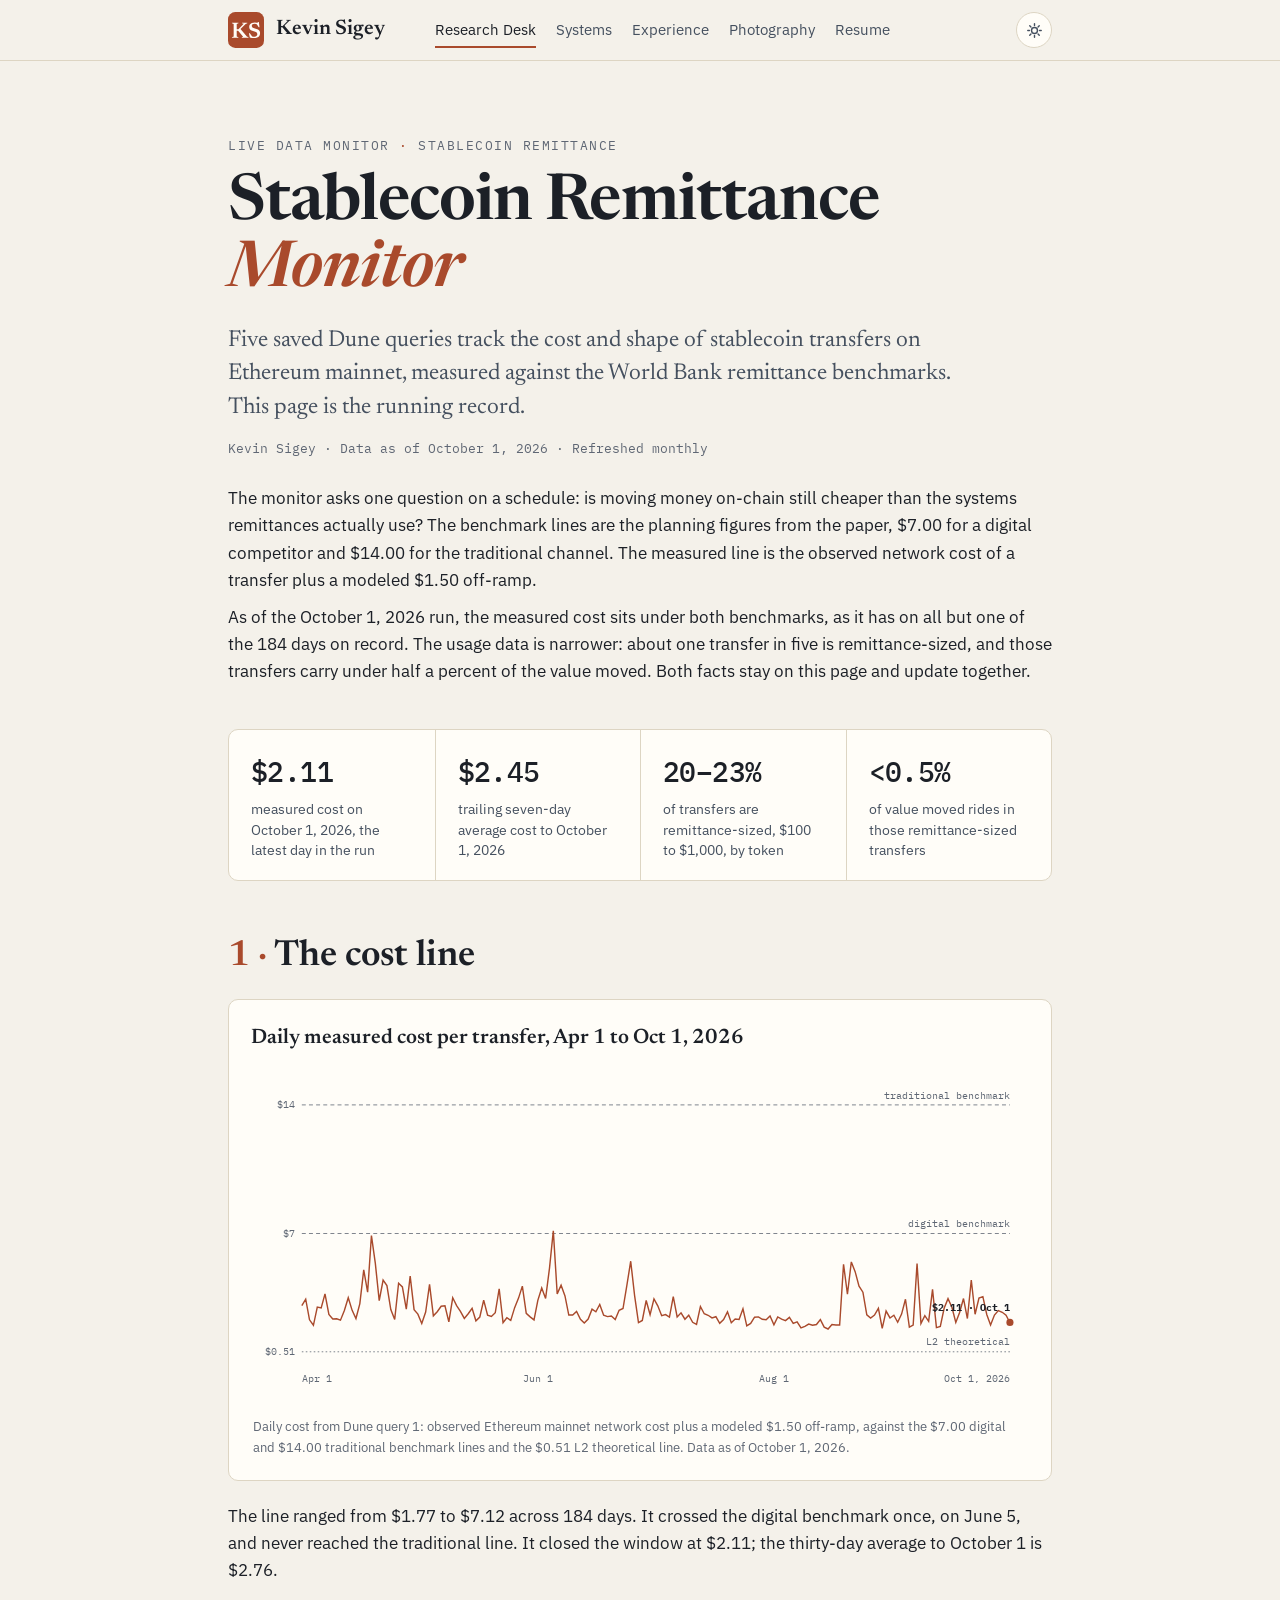
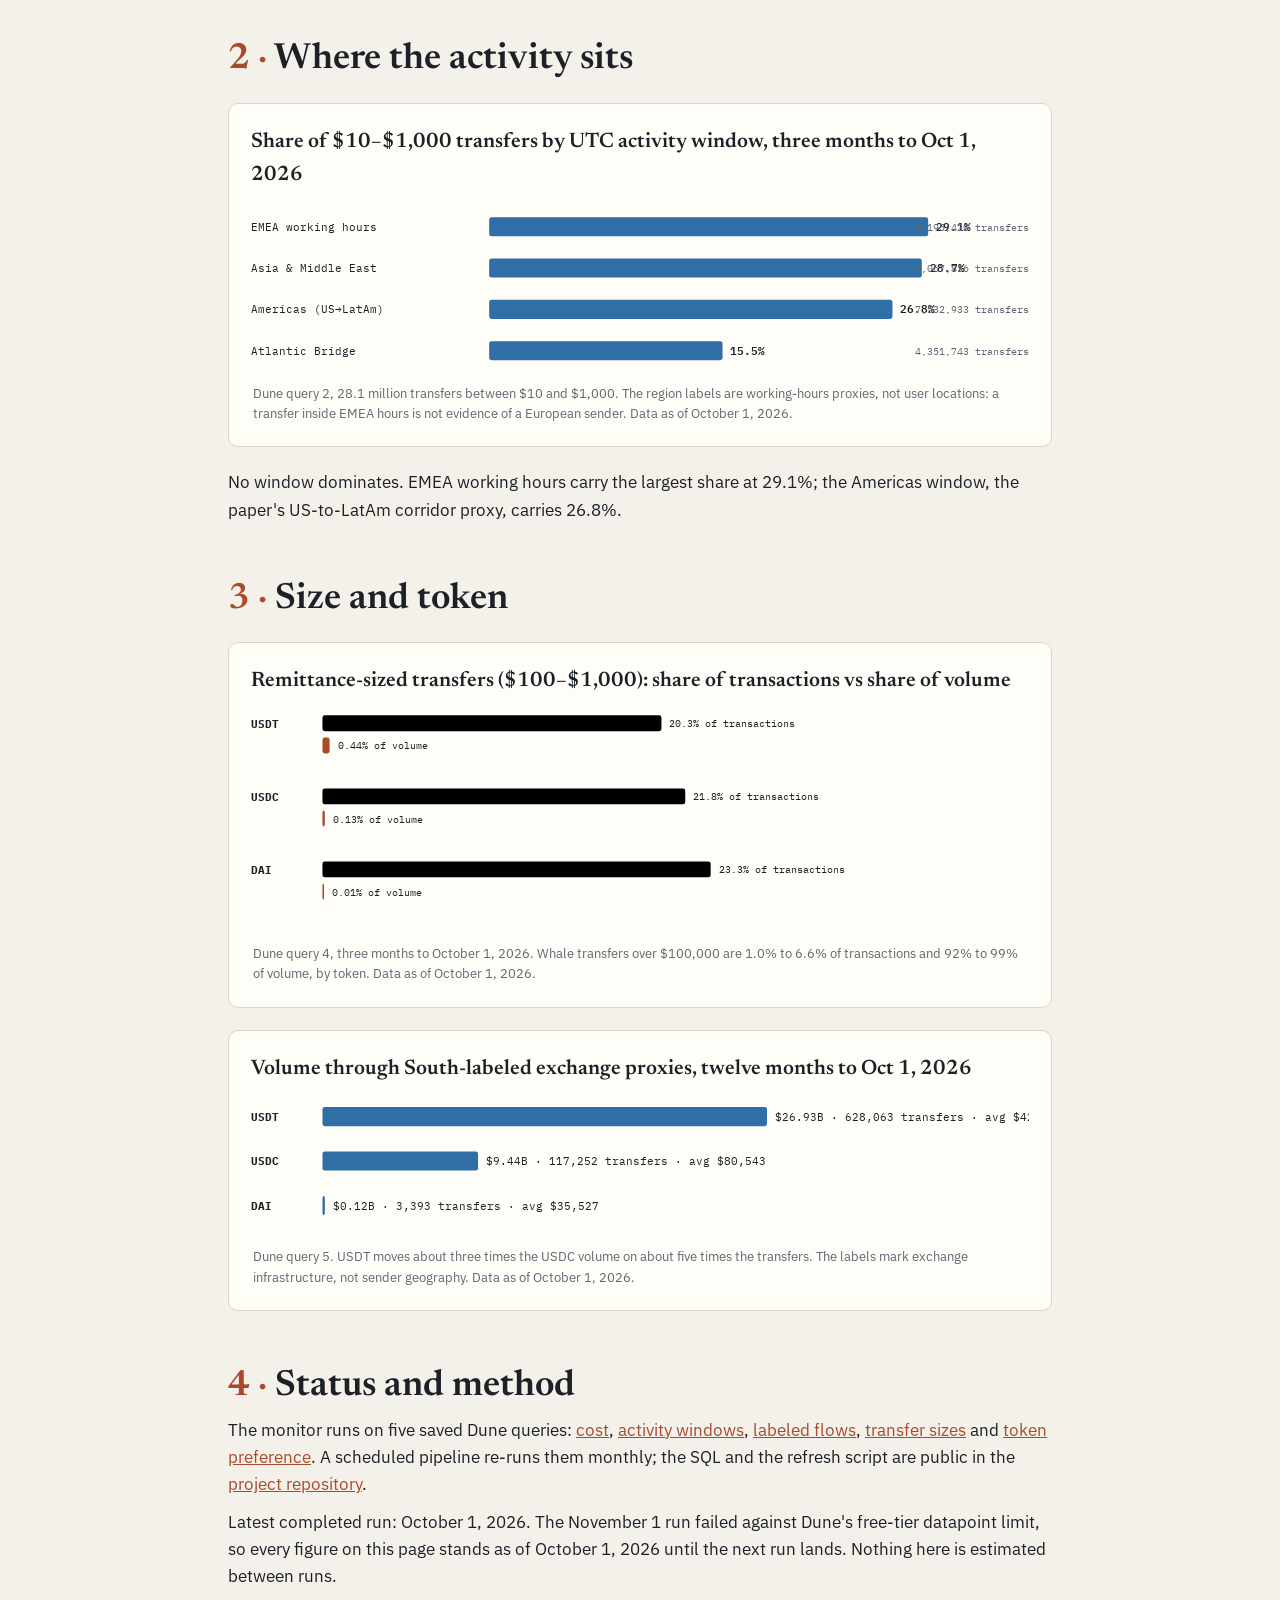
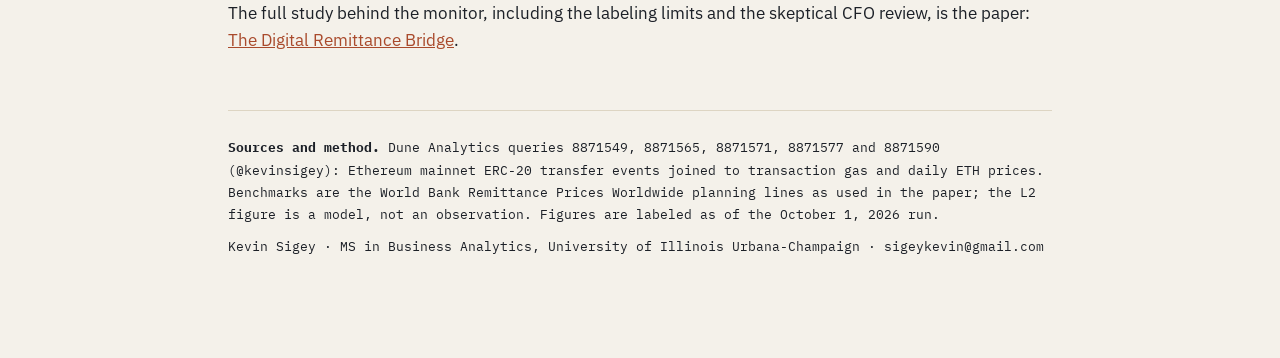
<file: stablecoin-monitor.html>
<!DOCTYPE html>
<html lang="en"><head><meta charset="utf-8"><meta name="viewport" content="width=device-width, initial-scale=1">
<title>Stablecoin Remittance Monitor · Kevin Sigey</title>
<link rel="icon" href="favicon.ico" sizes="48x48">
<link rel="icon" type="image/svg+xml" href="favicons/research.svg">
<meta property="og:title" content="Stablecoin Remittance Monitor">
<meta property="og:description" content="Five Dune queries track what an on-chain stablecoin transfer costs against the World Bank benchmarks. Daily cost, activity windows, transfer sizes and token preference, charted from the latest completed run.">
<meta property="og:image" content="https://kevinsigey.github.io/portfolio/og/stablecoin-remittance.png">
<meta property="og:url" content="https://kevinsigey.github.io/portfolio/stablecoin-monitor.html">
<meta property="og:type" content="article">
<meta name="twitter:card" content="summary_large_image">
<meta name="twitter:title" content="Stablecoin Remittance Monitor">
<meta name="twitter:description" content="Five Dune queries track what an on-chain stablecoin transfer costs against the World Bank benchmarks. Daily cost, activity windows, transfer sizes and token preference, charted from the latest completed run.">
<meta name="twitter:image" content="https://kevinsigey.github.io/portfolio/og/stablecoin-remittance.png">
<link rel="preconnect" href="https://fonts.googleapis.com"><link rel="preconnect" href="https://fonts.gstatic.com" crossorigin>
<link href="https://fonts.googleapis.com/css2?family=Newsreader:ital,wght@0,400;0,600;1,400;1,600&family=IBM+Plex+Mono:wght@400;500;700&family=IBM+Plex+Sans:wght@400;500;600;700&display=swap" rel="stylesheet">
<script>try{if(localStorage.getItem("ks-mode")==="dark"){document.documentElement.setAttribute("data-mode","dark")}}catch(e){}</script>
<style>
:root{
  --paper:#f4f1ea; --paper-2:#ece8de; --card:#fffdf8; --ink:#1c2027; --ink-2:#45505f; --ink-3:#5f6774;
  --line:#ddd5c3; --line-soft:#e7e1d2; --accent:#a94a2c; --accent-soft:rgba(169,74,44,.1);
  --slate:#2f6ea6; --sage:#4d7d33; --gold:#a06f14; --bad:#b3402e; --muted-fill:#c9c1ae;
  --bad-soft:rgba(179,64,46,.09); --sage-soft:rgba(77,125,51,.10);
  --serif:"Newsreader",Georgia,"Times New Roman",serif;
  --sans:"IBM Plex Sans",system-ui,-apple-system,sans-serif;
  --mono:"IBM Plex Mono",ui-monospace,monospace;
  --radius:10px; color-scheme:light;
}
html[data-mode="dark"]{
  --paper:#0b0d10; --paper-2:#101318; --card:#14181f; --ink:#eef1f5; --ink-2:#b9c2cf; --ink-3:#8b96a5;
  --line:#262d38; --line-soft:#1d232d; --accent:#e0865f; --accent-soft:rgba(224,134,95,.14);
  --slate:#9db8e4; --sage:#a3bc94; --gold:#ddbb62; --bad:#e08a75; --muted-fill:#3a4250;
  --bad-soft:rgba(224,138,117,.13); --sage-soft:rgba(163,188,148,.13);
  color-scheme:dark;
}
*{box-sizing:border-box;margin:0;padding:0}
html{scroll-behavior:smooth}
body{background:var(--paper);color:var(--ink);font-family:var(--sans);font-size:17px;line-height:1.6;-webkit-font-smoothing:antialiased;transition:background .2s,color .2s}
.wrap{max-width:880px;margin:0 auto;padding:0 28px 90px}
a{color:var(--accent)}
::selection{background:var(--accent);color:var(--card)}
.masthead{position:sticky;top:0;z-index:20;background:var(--paper);border-bottom:1px solid var(--line)}
.masthead-inner{max-width:880px;margin:0 auto;padding:0 28px;display:flex;align-items:center;gap:24px;height:60px}
.nameplate{font-family:var(--serif);font-size:21px;font-weight:600;white-space:nowrap}
.masthead .tag{font:12px var(--mono);color:var(--ink-3);letter-spacing:.08em;text-transform:uppercase}
.mode-toggle{margin-left:auto;flex:none;display:inline-flex;align-items:center;justify-content:center;width:36px;height:36px;border:1px solid var(--line);background:var(--card);color:var(--ink-2);border-radius:999px;padding:0;cursor:pointer}
.mode-toggle:hover{color:var(--ink);border-color:var(--ink-3)}
.mode-toggle .mt-ic{width:17px;height:17px;display:block}
.mode-toggle .mt-moon{display:none}
html[data-mode="dark"] .mode-toggle .mt-sun{display:none}
html[data-mode="dark"] .mode-toggle .mt-moon{display:block}
/* panelpop: chart-panel pop-out viewer (site-wide, Nov 2026).
   A marked panel ([data-panel-pop]) opens whole: chart, title, caption,
   in a full-screen viewer, the way photos open on the Photography page.
   The viewer zooms (rev. 2, Nov 2026): a toolbar shows the real zoom
   percentage with minus, plus and Fit controls. 100% is the panel at
   exactly its in-page width; the panel keeps a wide layout (up to
   1100px, charts refit on the resize event) and is transform-scaled
   inside a sizing wrapper set to the scaled dimensions, so the overlay
   scrolls and pans over the true zoomed size. Pinch zoom still works
   on top of the transform. */
[data-panel-pop]{cursor:zoom-in;position:relative}
[data-panel-pop]:focus-visible{outline:2px solid var(--accent,#b4552d);outline-offset:3px}
.pp-badge{position:absolute;top:10px;right:10px;width:30px;height:30px;border-radius:999px;display:grid;place-items:center;background:var(--card,#fffdf8);color:var(--ink-2,#8b96a5);border:1px solid var(--line,#ccc);opacity:0;pointer-events:none;transition:opacity .15s;z-index:6}
[data-panel-pop]:hover .pp-badge,[data-panel-pop]:focus-visible .pp-badge{opacity:.94}
@media(hover:none){.pp-badge{opacity:.78}}
.pp-overlay{position:fixed;inset:0;z-index:400;background:rgba(8,10,12,.76);-webkit-backdrop-filter:blur(3px);backdrop-filter:blur(3px);display:none;overflow:auto;overscroll-behavior:contain;padding:26px 14px 44px;box-sizing:border-box}
.pp-overlay.open{display:block}
.pp-stage{margin:0 auto;position:relative}
.pp-zoomwrap{position:relative;margin:0 auto}
.pp-stage [data-panel-pop]{cursor:default}
.pp-close{position:fixed;top:12px;right:12px;z-index:410;width:42px;height:42px;border-radius:999px;border:1px solid rgba(255,255,255,.4);background:rgba(14,16,20,.88);color:#fff;display:grid;place-items:center;cursor:pointer;padding:0}
.pp-close svg{width:19px;height:19px;display:block}
.pp-tools{position:fixed;top:12px;left:50%;transform:translateX(-50%);z-index:420;display:flex;align-items:center;gap:2px;background:rgba(14,16,20,.88);border:1px solid rgba(255,255,255,.4);border-radius:999px;padding:4px;color:#fff;font-family:ui-monospace,SFMono-Regular,Menlo,Consolas,monospace}
.pp-zbtn{appearance:none;-webkit-appearance:none;width:34px;height:34px;border-radius:999px;border:0;background:transparent;color:#fff;font-size:19px;line-height:1;display:grid;place-items:center;cursor:pointer;padding:0;font-family:inherit}
.pp-zbtn:hover,.pp-zbtn:active{background:rgba(255,255,255,.18)}
.pp-zbtn.pp-zfit{width:auto;padding:0 11px;font-size:12px;font-weight:600;letter-spacing:.05em}
.pp-zlabel{min-width:50px;text-align:center;font-size:12.5px;font-weight:600;letter-spacing:.02em}
body.pp-lock{overflow:hidden}
.pp-ph{border:1px dashed var(--line,#ccc);border-radius:8px;box-sizing:border-box}
@media(max-width:720px){.pp-overlay{padding:14px 8px 30px}}
/* /panelpop-css */

.brand{display:flex;align-items:center;gap:12px;text-decoration:none;color:var(--ink);flex:none}
.monogram{flex:none;display:block;width:36px;height:36px;border-radius:8px}
.monogram svg{display:block;width:100%;height:100%}
.monogram .tile{fill:var(--accent)}
.monogram .ks{fill:var(--card)}
.site-nav{display:flex;gap:20px;margin-left:26px;font-size:14.5px;overflow-x:auto;scrollbar-width:none}
.site-nav::-webkit-scrollbar{display:none}
.site-nav a{text-decoration:none;color:var(--ink-2);white-space:nowrap;padding:6px 0}
.site-nav a:hover,.site-nav a[aria-current="page"]{color:var(--ink);box-shadow:inset 0 -2px 0 var(--accent)}
@media(max-width:720px){.site-nav{display:none}}
.kicker{font-family:var(--mono);font-size:12.5px;letter-spacing:.12em;text-transform:uppercase;color:var(--ink-3)}
.kicker .hl{color:var(--accent)}
.hero{padding:64px 0 8px}
.hero h1{font-family:var(--serif);font-weight:600;font-size:clamp(40px,6vw,64px);line-height:1.04;letter-spacing:-.015em;margin:16px 0 20px}
.hero h1 em{font-style:italic;color:var(--accent)}
.dek{font-family:var(--serif);font-size:clamp(19px,2.2vw,23px);line-height:1.45;color:var(--ink-2);max-width:56ch}
.byline{font:13px var(--mono);color:var(--ink-3);margin-top:16px}
.stat-strip{display:grid;grid-template-columns:repeat(4,1fr);margin-top:44px;border:1px solid var(--line);border-radius:var(--radius);background:var(--card)}
.stat{padding:20px 22px}
.stat + .stat{border-left:1px solid var(--line)}
.stat .v{font-family:var(--mono);font-size:28px;font-weight:500;letter-spacing:-.02em}
.stat .l{font-size:14px;color:var(--ink-2);margin-top:4px;line-height:1.45}
h2{font-family:var(--serif);font-weight:600;font-size:clamp(27px,3.4vw,36px);line-height:1.12;margin:56px 0 8px}
h2 .no{color:var(--accent)}
p{margin:10px 0;color:var(--ink)}
.panel{background:var(--card);border:1px solid var(--line);border-radius:var(--radius);padding:22px 22px 12px;margin:22px 0}
.panel h3{font-family:var(--serif);font-size:21px;font-weight:600;margin:0 0 10px}
.cap{font-size:13px;color:var(--ink-3);margin:10px 2px 10px;line-height:1.55}
.score{display:grid;grid-template-columns:1fr;gap:10px;margin:18px 0}
.srow{display:flex;gap:14px;align-items:flex-start;background:var(--card);border:1px solid var(--line);border-radius:var(--radius);padding:15px 17px}
.srow .badge{font:500 21px var(--mono);white-space:nowrap;min-width:112px}
.srow .what{font-weight:600}
.srow .note{color:var(--ink-2);font-size:14.5px}
.good{color:var(--sage)} .bad{color:var(--bad)} .mid{color:var(--gold)}
.grid2{display:grid;grid-template-columns:1fr 1fr;gap:12px;margin:18px 0}
.grid3{display:grid;grid-template-columns:repeat(3,1fr);gap:12px;margin:18px 0}
.cell{border:1px solid var(--line);border-radius:var(--radius);padding:16px 17px;background:var(--card)}
.cell .tag{font:11.5px var(--mono);letter-spacing:.08em;text-transform:uppercase;color:var(--ink-3)}
.cell .big{font-family:var(--serif);font-size:20px;font-weight:600;margin:5px 0}
.cell p{font-size:14.5px;margin:4px 0;color:var(--ink-2)}
.cell.hot{background:var(--bad-soft)}
.cell.calm{background:var(--sage-soft)}
.slate{display:grid;grid-template-columns:repeat(3,1fr);gap:12px;margin:18px 0}
.card{background:var(--card);border:1px solid var(--line);border-radius:var(--radius);padding:15px 16px}
.card .d{font:11.5px var(--mono);letter-spacing:.08em;text-transform:uppercase;color:var(--accent)}
.card .t{font-family:var(--mono);font-size:20px;font-weight:500;margin:3px 0}
.card p{font-size:14px;margin:4px 0;color:var(--ink-2)}
.card .pend{font:12.5px var(--mono);color:var(--ink-3)}
.pull{font-family:var(--serif);font-size:23px;line-height:1.45;font-weight:600;border-left:3px solid var(--accent);padding:4px 0 4px 18px;margin:28px 0}
.foot{border-top:1px solid var(--line);margin-top:56px;padding-top:16px;font:13px var(--mono);color:var(--ink-3);line-height:1.7}
svg{display:block;max-width:100%;height:auto}
svg text{font-family:var(--mono)}
.f-beat{fill:var(--sage)} .f-miss{fill:var(--bad)} .f-inl{fill:var(--ink-3)} .f-gm{fill:var(--gold)} .f-clay{fill:var(--accent)} .f-slate{fill:var(--slate)}
.t-ink{fill:var(--ink)} .t-mut{fill:var(--ink-3)} .t-inv{fill:var(--card)}
.s-ink{stroke:var(--ink)} .s-line{stroke:var(--line)} .s-clay{stroke:var(--accent)} .s-mut{stroke:var(--ink-3)}
@media(max-width:720px){.stat-strip{grid-template-columns:1fr 1fr}.stat:nth-child(3){border-left:0}.stat:nth-child(n+3){border-top:1px solid var(--line)}.slate,.grid3{grid-template-columns:1fr}.grid2{grid-template-columns:1fr}.wrap,.masthead-inner{padding:0 18px}}
</style></head>
<body>
<header class="masthead"><div class="masthead-inner">
<a class="brand" href="index.html" aria-label="Kevin Sigey, home"><span class="monogram"><svg viewBox="0 0 64 64" aria-hidden="true" focusable="false"><rect class="tile" width="64" height="64" rx="13"/><path class="ks" transform="translate(5.433 45.859) scale(0.01984)" d="M1417 -112 1564 -55V0H964V-50L1081 -98L634 -636H508V-109L659 -55V0H79V-55L234 -109V-1243L79 -1297V-1352H663V-1298L508 -1243V-763H659L1135 -1249L980 -1298V-1352H1455V-1298L1305 -1247L846 -794Z M2351 -1346 2443 -1421H2490L2551 -955L2475 -945L2322 -1202Q2283 -1225 2241 -1238Q2182 -1256 2115 -1256Q1987 -1256 1922.5 -1206.5Q1858 -1157 1858 -1069Q1858 -1009 1886.5 -969.5Q1915 -930 1964.5 -903.0Q2014 -876 2077.0 -855.0Q2140 -834 2209 -813Q2278 -791 2347.0 -762.0Q2416 -733 2473.0 -689.0Q2530 -645 2564.5 -576.5Q2599 -508 2599 -407Q2599 -264 2529.5 -168.5Q2460 -73 2337.0 -24.5Q2214 24 2053 24Q1944 24 1858.5 11.5Q1773 -1 1681 -34L1601 -414H1679L1889 -116Q1949 -102 2018 -102Q2131 -102 2205.0 -127.0Q2279 -152 2315.5 -201.5Q2352 -251 2352 -326Q2352 -395 2317.0 -440.0Q2282 -485 2225.0 -513.5Q2168 -542 2099.5 -563.0Q2031 -584 1964 -606Q1897 -629 1836.0 -658.0Q1775 -687 1728.0 -729.5Q1681 -772 1654.0 -835.0Q1627 -898 1627 -988Q1627 -1109 1687.5 -1196.0Q1748 -1283 1860.5 -1330.0Q1973 -1377 2127 -1377Q2224 -1377 2307 -1358Q2328 -1353 2351 -1346Z"/></svg></span><span class="nameplate">Kevin Sigey</span></a>
<nav class="site-nav" aria-label="Primary">
<a href="writing.html" aria-current="page">Research Desk</a>
<a href="index.html#systems">Systems</a>
<a href="index.html#experience">Experience</a>
<a href="photos.html">Photography</a>
<a href="assets/resume.pdf" target="_blank" rel="noopener">Resume</a>
</nav>
<button class="mode-toggle" type="button" data-mode-toggle aria-pressed="false" aria-label="Switch to dark mode"><svg class="mt-ic mt-sun" viewBox="0 0 24 24" fill="none" stroke="currentColor" stroke-width="2" stroke-linecap="round" aria-hidden="true"><circle cx="12" cy="12" r="4.2"/><path d="M12 2.5v2.4M12 19.1v2.4M2.5 12h2.4M19.1 12h2.4M5.3 5.3l1.7 1.7M17 17l1.7 1.7M18.7 5.3L17 7M7 17l-1.7 1.7"/></svg><svg class="mt-ic mt-moon" viewBox="0 0 24 24" fill="none" stroke="currentColor" stroke-width="2" stroke-linecap="round" stroke-linejoin="round" aria-hidden="true"><path d="M21 12.79A9 9 0 1 1 11.21 3 7 7 0 0 0 21 12.79z"/></svg></button>
</div></header>
<div class="wrap">
<header class="hero">
<p class="kicker">Live Data Monitor <span class="hl">&middot;</span> Stablecoin Remittance</p>
<h1>Stablecoin Remittance <em>Monitor</em></h1>
<p class="dek">Five saved Dune queries track the cost and shape of stablecoin transfers on Ethereum mainnet, measured against the World Bank remittance benchmarks. This page is the running record.</p>
<p class="byline">Kevin Sigey &middot; Data as of October 1, 2026 &middot; Refreshed monthly</p>
</header>

<p>The monitor asks one question on a schedule: is moving money on-chain still cheaper than the systems remittances actually use? The benchmark lines are the planning figures from the paper, $7.00 for a digital competitor and $14.00 for the traditional channel. The measured line is the observed network cost of a transfer plus a modeled $1.50 off-ramp.</p>
<p>As of the October 1, 2026 run, the measured cost sits under both benchmarks, as it has on all but one of the 184 days on record. The usage data is narrower: about one transfer in five is remittance-sized, and those transfers carry under half a percent of the value moved. Both facts stay on this page and update together.</p>

<div class="stat-strip">
<div class="stat"><div class="v">$2.11</div><div class="l">measured cost on October 1, 2026, the latest day in the run</div></div>
<div class="stat"><div class="v">$2.45</div><div class="l">trailing seven-day average cost to October 1, 2026</div></div>
<div class="stat"><div class="v">20&ndash;23%</div><div class="l">of transfers are remittance-sized, $100 to $1,000, by token</div></div>
<div class="stat"><div class="v">&lt;0.5%</div><div class="l">of value moved rides in those remittance-sized transfers</div></div>
</div>

<h2><span class="no">1 &middot;</span> The cost line</h2>
<div class="panel" data-panel-pop><h3>Daily measured cost per transfer, Apr 1 to Oct 1, 2026</h3>
<svg viewBox="0 0 980 430" role="img" aria-label="Daily measured stablecoin transfer cost, April 1 to October 1 2026, against the 14 dollar traditional and 7 dollar digital benchmarks">
<line x1="64" y1="49" x2="956" y2="49" class="s-mut" stroke-width="1" stroke-dasharray="5 4"/>
<line x1="64" y1="211" x2="956" y2="211" class="s-mut" stroke-width="1" stroke-dasharray="5 4"/>
<line x1="64" y1="360" x2="956" y2="360" class="s-mut" stroke-width="1" stroke-dasharray="2 3"/>
<text x="56" y="53" text-anchor="end" font-size="13" class="t-mut">$14</text>
<text x="56" y="215" text-anchor="end" font-size="13" class="t-mut">$7</text>
<text x="56" y="364" text-anchor="end" font-size="13" class="t-mut">$0.51</text>
<text x="956" y="41" text-anchor="end" font-size="12.5" class="t-mut">traditional benchmark</text>
<text x="956" y="203" text-anchor="end" font-size="12.5" class="t-mut">digital benchmark</text>
<text x="956" y="352" text-anchor="end" font-size="12.5" class="t-mut">L2 theoretical</text>
<polyline points="64.0,301.9 68.9,293.8 73.7,319.7 78.6,326.6 83.5,303.6 88.4,304.7 93.2,287.1 98.1,312.9 103.0,318.7 107.9,318.4 112.7,320.2 117.6,308.0 122.5,291.9 127.4,307.8 132.2,318.1 137.1,299.3 142.0,256.8 146.9,284.9 151.7,213.6 156.6,248.7 161.5,295.5 166.4,269.7 171.2,276.6 176.1,306.8 181.0,319.2 185.9,273.6 190.7,278.3 195.6,306.4 200.5,264.7 205.4,306.9 210.2,312.6 215.1,324.4 220.0,310.0 224.9,275.1 229.7,314.7 234.6,309.5 239.5,302.6 244.3,302.1 249.2,322.4 254.1,292.0 259.0,301.9 263.8,309.0 268.7,318.0 273.6,312.1 278.5,305.2 283.3,321.0 288.2,316.2 293.1,295.0 298.0,314.0 302.8,315.6 307.7,310.8 312.6,280.6 317.5,323.3 322.3,317.1 327.2,320.5 332.1,304.4 337.0,292.4 341.8,277.3 346.7,311.6 351.6,316.0 356.5,319.8 361.3,295.2 366.2,279.6 371.1,292.8 376.0,254.6 380.8,207.7 385.7,287.1 390.6,276.2 395.5,289.6 400.3,313.7 405.2,313.7 410.1,309.2 415.0,319.0 419.8,323.8 424.7,318.8 429.6,306.3 434.4,309.6 439.3,300.4 444.2,313.9 449.1,315.7 453.9,315.0 458.8,319.4 463.7,307.7 468.6,305.5 473.4,276.6 478.3,245.9 483.2,289.2 488.1,323.3 492.9,320.5 497.8,295.4 502.7,313.3 507.6,293.3 512.4,302.1 517.3,314.6 522.2,313.1 527.1,316.3 531.9,290.5 536.8,316.1 541.7,310.9 546.6,319.0 551.4,313.9 556.3,322.9 561.2,325.5 566.1,303.0 570.9,312.1 575.8,314.0 580.7,317.3 585.6,315.8 590.4,324.2 595.3,319.3 600.2,309.7 605.0,323.3 609.9,318.7 614.8,319.2 619.7,305.9 624.5,327.3 629.4,324.2 634.3,316.4 639.2,316.0 644.0,319.0 648.9,319.6 653.8,314.9 658.7,326.1 663.5,316.1 668.4,318.9 673.3,320.7 678.2,316.7 683.0,324.2 687.9,322.2 692.8,329.9 697.7,327.9 702.5,325.1 707.4,326.5 712.3,325.7 717.2,319.5 722.0,329.0 726.9,331.3 731.8,325.7 736.7,326.3 741.5,326.2 746.4,249.7 751.3,287.5 756.2,246.8 761.0,259.1 765.9,277.4 770.8,284.9 775.7,313.4 780.5,317.4 785.4,313.8 790.3,305.2 795.1,330.5 800.0,308.7 804.9,317.4 809.8,313.9 814.6,322.8 819.5,312.5 824.4,293.8 829.3,328.9 834.1,326.3 839.0,248.9 843.9,324.3 848.8,314.5 853.6,321.6 858.5,281.3 863.4,329.5 868.3,328.1 873.1,305.2 878.0,293.1 882.9,303.9 887.8,323.1 892.6,310.4 897.5,292.9 902.4,318.1 907.3,269.6 912.1,312.7 917.0,292.4 921.9,290.6 926.8,313.0 931.6,326.2 936.5,313.7 941.4,308.0 946.3,310.2 951.1,314.0 956.0,323.4" fill="none" class="s-clay" stroke-width="1.8"/>
<circle cx="956" cy="323" r="4.5" class="f-clay"/>
<text x="956" y="309" text-anchor="end" font-size="13" font-weight="700" class="t-ink">$2.11 · Oct 1</text>
<text x="64" y="398" font-size="12.5" class="t-mut">Apr 1</text>
<text x="361" y="398" text-anchor="middle" font-size="12.5" class="t-mut">Jun 1</text>
<text x="659" y="398" text-anchor="middle" font-size="12.5" class="t-mut">Aug 1</text>
<text x="956" y="398" text-anchor="end" font-size="12.5" class="t-mut">Oct 1, 2026</text>
</svg>
<p class="cap">Daily cost from Dune query 1: observed Ethereum mainnet network cost plus a modeled $1.50 off-ramp, against the $7.00 digital and $14.00 traditional benchmark lines and the $0.51 L2 theoretical line. Data as of October 1, 2026.</p></div>
<p>The line ranged from $1.77 to $7.12 across 184 days. It crossed the digital benchmark once, on June 5, and never reached the traditional line. It closed the window at $2.11; the thirty-day average to October 1 is $2.76.</p>

<h2><span class="no">2 &middot;</span> Where the activity sits</h2>
<div class="panel" data-panel-pop><h3>Share of $10&ndash;$1,000 transfers by UTC activity window, three months to Oct 1, 2026</h3>
<svg viewBox="0 0 980 216" role="img" aria-label="Share of retail-sized transfers by UTC activity window">
<text x="0" y="35" font-size="14" class="t-ink">EMEA working hours</text>
<rect x="300" y="18" width="553" height="24" rx="3" class="f-slate"/>
<text x="863" y="35" font-size="13.5" font-weight="600" class="t-ink">29.1%</text>
<text x="980" y="35" text-anchor="end" font-size="12.5" class="t-mut">8,195,420 transfers</text>
<text x="0" y="87" font-size="14" class="t-ink">Asia &amp; Middle East</text>
<rect x="300" y="70" width="545" height="24" rx="3" class="f-slate"/>
<text x="855" y="87" font-size="13.5" font-weight="600" class="t-ink">28.7%</text>
<text x="980" y="87" text-anchor="end" font-size="12.5" class="t-mut">8,067,836 transfers</text>
<text x="0" y="139" font-size="14" class="t-ink">Americas (US&rarr;LatAm)</text>
<rect x="300" y="122" width="508" height="24" rx="3" class="f-slate"/>
<text x="818" y="139" font-size="13.5" font-weight="600" class="t-ink">26.8%</text>
<text x="980" y="139" text-anchor="end" font-size="12.5" class="t-mut">7,532,933 transfers</text>
<text x="0" y="191" font-size="14" class="t-ink">Atlantic Bridge</text>
<rect x="300" y="174" width="294" height="24" rx="3" class="f-slate"/>
<text x="604" y="191" font-size="13.5" font-weight="600" class="t-ink">15.5%</text>
<text x="980" y="191" text-anchor="end" font-size="12.5" class="t-mut">4,351,743 transfers</text>
</svg>
<p class="cap">Dune query 2, 28.1 million transfers between $10 and $1,000. The region labels are working-hours proxies, not user locations: a transfer inside EMEA hours is not evidence of a European sender. Data as of October 1, 2026.</p></div>
<p>No window dominates. EMEA working hours carry the largest share at 29.1%; the Americas window, the paper's US-to-LatAm corridor proxy, carries 26.8%.</p>

<h2><span class="no">3 &middot;</span> Size and token</h2>
<div class="panel" data-panel-pop><h3>Remittance-sized transfers ($100&ndash;$1,000): share of transactions vs share of volume</h3>
<svg viewBox="0 0 980 284" role="img" aria-label="Remittance-sized transfers as a share of transactions and of volume, by token">
<text x="0" y="24" font-size="14" font-weight="700" class="t-ink">USDT</text>
<rect x="90" y="8" width="427" height="20" rx="3" class="f-sage"/>
<text x="527" y="23" font-size="13" class="t-ink">20.3% of transactions</text>
<rect x="90" y="36" width="9" height="20" rx="3" class="f-clay"/>
<text x="109" y="51" font-size="13" class="t-ink">0.44% of volume</text>
<text x="0" y="116" font-size="14" font-weight="700" class="t-ink">USDC</text>
<rect x="90" y="100" width="457" height="20" rx="3" class="f-sage"/>
<text x="557" y="115" font-size="13" class="t-ink">21.8% of transactions</text>
<rect x="90" y="128" width="3" height="20" rx="3" class="f-clay"/>
<text x="103" y="143" font-size="13" class="t-ink">0.13% of volume</text>
<text x="0" y="208" font-size="14" font-weight="700" class="t-ink">DAI</text>
<rect x="90" y="192" width="489" height="20" rx="3" class="f-sage"/>
<text x="589" y="207" font-size="13" class="t-ink">23.3% of transactions</text>
<rect x="90" y="220" width="2" height="20" rx="3" class="f-clay"/>
<text x="102" y="235" font-size="13" class="t-ink">0.01% of volume</text>
</svg>
<p class="cap">Dune query 4, three months to October 1, 2026. Whale transfers over $100,000 are 1.0% to 6.6% of transactions and 92% to 99% of volume, by token. Data as of October 1, 2026.</p></div>
<div class="panel" data-panel-pop><h3>Volume through South-labeled exchange proxies, twelve months to Oct 1, 2026</h3>
<svg viewBox="0 0 980 178" role="img" aria-label="Volume by token through South-labeled exchange proxies">
<text x="0" y="31" font-size="14" font-weight="700" class="t-ink">USDT</text>
<rect x="90" y="14" width="560" height="24" rx="3" class="f-slate"/>
<text x="660" y="31" font-size="13.5" class="t-ink">$26.93B · 628,063 transfers · avg $42,884</text>
<text x="0" y="87" font-size="14" font-weight="700" class="t-ink">USDC</text>
<rect x="90" y="70" width="196" height="24" rx="3" class="f-slate"/>
<text x="296" y="87" font-size="13.5" class="t-ink">$9.44B · 117,252 transfers · avg $80,543</text>
<text x="0" y="143" font-size="14" font-weight="700" class="t-ink">DAI</text>
<rect x="90" y="126" width="3" height="24" rx="3" class="f-slate"/>
<text x="103" y="143" font-size="13.5" class="t-ink">$0.12B · 3,393 transfers · avg $35,527</text>
</svg>
<p class="cap">Dune query 5. USDT moves about three times the USDC volume on about five times the transfers. The labels mark exchange infrastructure, not sender geography. Data as of October 1, 2026.</p></div>

<h2><span class="no">4 &middot;</span> Status and method</h2>
<p>The monitor runs on five saved Dune queries: <a href="https://dune.com/queries/8871549" target="_blank" rel="noopener">cost</a>, <a href="https://dune.com/queries/8871565" target="_blank" rel="noopener">activity windows</a>, <a href="https://dune.com/queries/8871571" target="_blank" rel="noopener">labeled flows</a>, <a href="https://dune.com/queries/8871577" target="_blank" rel="noopener">transfer sizes</a> and <a href="https://dune.com/queries/8871590" target="_blank" rel="noopener">token preference</a>. A scheduled pipeline re-runs them monthly; the SQL and the refresh script are public in the <a href="https://github.com/kevinsigey/Stable-Coin-Analysis" target="_blank" rel="noopener">project repository</a>.</p>
<p>Latest completed run: October 1, 2026. The November 1 run failed against Dune's free-tier datapoint limit, so every figure on this page stands as of October 1, 2026 until the next run lands. Nothing here is estimated between runs.</p>
<p>The full study behind the monitor, including the labeling limits and the skeptical CFO review, is the paper: <a href="stablecoin-remittance.html">The Digital Remittance Bridge</a>.</p>

<div class="foot">
<p><strong>Sources and method.</strong> Dune Analytics queries 8871549, 8871565, 8871571, 8871577 and 8871590 (@kevinsigey): Ethereum mainnet ERC-20 transfer events joined to transaction gas and daily ETH prices. Benchmarks are the World Bank Remittance Prices Worldwide planning lines as used in the paper; the L2 figure is a model, not an observation. Figures are labeled as of the October 1, 2026 run.</p>
<p>Kevin Sigey &middot; MS in Business Analytics, University of Illinois Urbana-Champaign &middot; sigeykevin@gmail.com</p>
</div>
</div>
<script>
(function(){"use strict";var KEY="ks-mode";var root=document.documentElement;
function read(){try{return localStorage.getItem(KEY)}catch(e){return null}}
function save(m){try{localStorage.setItem(KEY,m)}catch(e){}}
function apply(m){if(m==="dark")root.setAttribute("data-mode","dark");else root.removeAttribute("data-mode");
var b=document.querySelectorAll("[data-mode-toggle]");for(var i=0;i<b.length;i++){var d=m==="dark";
b[i].setAttribute("aria-pressed",d?"true":"false");b[i].setAttribute("aria-label",d?"Switch to light mode":"Switch to dark mode");}}
apply(read()==="dark"?"dark":"light");
document.addEventListener("click",function(e){var t=e.target.closest?e.target.closest("[data-mode-toggle]"):null;
if(!t)return;var n=root.getAttribute("data-mode")==="dark"?"light":"dark";save(n);apply(n);});
window.addEventListener("storage",function(e){if(e.key===KEY)apply(e.newValue==="dark"?"dark":"light");});})();
</script>
<script>
/* panelpop: chart-panel pop-out viewer (site-wide, Nov 2026).
   Clicking a marked panel moves the whole panel (chart, title, caption)
   into a full-screen viewer; closing returns it to its exact place.
   Zoom (rev. 2, Nov 2026): the viewer carries a toolbar with minus,
   plus and Fit controls and a live percentage. 100% means the panel
   rendered at exactly its in-page width. The panel keeps a wide layout
   (up to 1100px; a resize event fires so canvas charts refit at that
   size and stay crisp) and is transform-scaled, origin top centre,
   inside a sizing wrapper whose width and height are set to the scaled
   dimensions, so the overlay scrolls and pans over the true zoomed
   size. On open, a phone-width viewport starts at 150% (or Fit when
   Fit renders larger); a desktop starts at Fit or 125%, whichever
   renders larger. Steps run 100, 125, 150, 200, 250 percent.
   Double-tap toggles Fit and the last percentage. Pinch zoom still
   works on top of the transform. Interactive elements inside a panel
   keep their own behavior. This replaces rev. 1's fixed scale (1.55 on
   phone, 1.35 on desktop), which set the layout width barely wider
   than the phone itself, centred nothing, and showed the reader no
   zoom state or control. */
(function () {
  "use strict";
  var overlay = null, stage = null, wrap = null, tools = null, zLabel = null;
  var closeBtn = null, current = null, ph = null, lastFocus = null;
  var savedStyle = null, resizeTimer = null;
  var W = 0, H = 0, IW = 0, curS = 1;
  var state = "fit", pct = 100, lastPct = 150;
  var STEPS = [100, 125, 150, 200, 250];
  var INTERACTIVE = 'a,button,input,select,textarea,summary,label,[data-bucket],[role="slider"]';
  function build() {
    overlay = document.createElement('div');
    overlay.className = 'pp-overlay';
    overlay.setAttribute('role', 'dialog');
    overlay.setAttribute('aria-modal', 'true');
    overlay.setAttribute('aria-label', 'Expanded panel');
    closeBtn = document.createElement('button');
    closeBtn.className = 'pp-close';
    closeBtn.type = 'button';
    closeBtn.setAttribute('aria-label', 'Close expanded panel');
    closeBtn.innerHTML = '<svg viewBox="0 0 24 24" fill="none" stroke="currentColor" stroke-width="2.2" stroke-linecap="round" aria-hidden="true"><path d="M5 5l14 14M19 5L5 19"/></svg>';
    tools = document.createElement('div');
    tools.className = 'pp-tools';
    tools.setAttribute('role', 'group');
    tools.setAttribute('aria-label', 'Panel zoom');
    var bOut = document.createElement('button');
    bOut.className = 'pp-zbtn';
    bOut.type = 'button';
    bOut.setAttribute('aria-label', 'Zoom out');
    bOut.textContent = '−';
    zLabel = document.createElement('span');
    zLabel.className = 'pp-zlabel';
    zLabel.setAttribute('aria-live', 'polite');
    zLabel.textContent = 'Fit';
    var bIn = document.createElement('button');
    bIn.className = 'pp-zbtn';
    bIn.type = 'button';
    bIn.setAttribute('aria-label', 'Zoom in');
    bIn.textContent = '+';
    var bFit = document.createElement('button');
    bFit.className = 'pp-zbtn pp-zfit';
    bFit.type = 'button';
    bFit.setAttribute('aria-label', 'Fit panel to screen');
    bFit.textContent = 'Fit';
    tools.appendChild(bOut);
    tools.appendChild(zLabel);
    tools.appendChild(bIn);
    tools.appendChild(bFit);
    bOut.addEventListener('click', function () { stepZoom(-1); });
    bIn.addEventListener('click', function () { stepZoom(1); });
    bFit.addEventListener('click', function () { fitZoom(); });
    stage = document.createElement('div');
    stage.className = 'pp-stage';
    wrap = document.createElement('div');
    wrap.className = 'pp-zoomwrap';
    stage.appendChild(wrap);
    overlay.appendChild(closeBtn);
    overlay.appendChild(tools);
    overlay.appendChild(stage);
    document.body.appendChild(overlay);
    closeBtn.addEventListener('click', close);
    overlay.addEventListener('click', function (e) { if (e.target === overlay || e.target === stage || e.target === wrap) close(); });
    overlay.addEventListener('dblclick', function (e) {
      if (!current) return;
      if (e.target.closest && e.target.closest('.pp-tools,.pp-close')) return;
      if (e.target.closest && e.target.closest(INTERACTIVE)) return;
      if (state === 'fit') { state = 'pct'; pct = lastPct; } else { state = 'fit'; }
      applyZoom();
      centerH();
    });
  }
  function refit() { try { window.dispatchEvent(new Event('resize')); } catch (e) {} }
  function refitSoon() { setTimeout(refit, 60); setTimeout(refit, 350); }
  function small() { return window.innerWidth <= 720; }
  function availW() {
    var padH = small() ? 16 : 28;
    return Math.max(260, overlay.clientWidth - padH);
  }
  function fitPct() { return IW > 0 ? (availW() / IW) * 100 : 100; }
  function effPct() { return state === 'fit' ? fitPct() : pct; }
  function layoutBase() {
    if (!current) return;
    var avail = availW();
    W = Math.min(1100, Math.max(avail, IW));
    current.style.width = W + 'px';
    current.style.maxWidth = 'none';
    H = current.offsetHeight || current.scrollHeight || 0;
  }
  function applyZoom() {
    if (!current) return;
    var T = state === 'fit' ? availW() : (IW * pct) / 100;
    var s = W > 0 ? T / W : 1;
    if (s > 3) { s = 3; T = W * s; }
    if (s < 0.2) { s = 0.2; T = W * s; }
    curS = s;
    stage.style.width = T + 'px';
    wrap.style.width = T + 'px';
    wrap.style.height = (H * s) + 'px';
    current.style.left = ((T - W) / 2) + 'px';
    current.style.transform = 'scale(' + s + ')';
    zLabel.textContent = state === 'fit' ? 'Fit' : pct + '%';
    refitSoon();
  }
  function centerH() {
    if (!wrap || !overlay) return;
    var wr = wrap.getBoundingClientRect();
    var orr = overlay.getBoundingClientRect();
    var mid = wr.left + wr.width / 2;
    var target = orr.left + overlay.clientWidth / 2;
    overlay.scrollLeft += Math.round(mid - target);
  }
  function stepZoom(dir) {
    if (!current) return;
    var eff = effPct();
    var cand = null;
    for (var i = 0; i < STEPS.length; i++) {
      if (dir > 0 && STEPS[i] > eff + 0.5) { cand = STEPS[i]; break; }
      if (dir < 0 && STEPS[i] < eff - 0.5) cand = STEPS[i];
    }
    if (cand !== null) { state = 'pct'; pct = cand; lastPct = cand; }
    else if (dir > 0 && fitPct() > eff + 0.5) { state = 'fit'; }
    else if (dir < 0 && fitPct() < eff - 0.5) { state = 'fit'; }
    else return;
    applyZoom();
    centerH();
  }
  function fitZoom() {
    if (!current) return;
    state = 'fit';
    applyZoom();
    centerH();
  }
  function open(panel) {
    if (!overlay) build();
    if (current) return;
    lastFocus = document.activeElement;
    savedStyle = panel.getAttribute('style');
    IW = panel.offsetWidth || 354;
    ph = document.createElement('div');
    ph.className = 'pp-ph';
    ph.style.width = IW + 'px';
    ph.style.height = panel.offsetHeight + 'px';
    panel.parentNode.insertBefore(ph, panel);
    wrap.appendChild(panel);
    current = panel;
    panel.style.position = 'absolute';
    panel.style.top = '0';
    panel.style.margin = '0';
    panel.style.transformOrigin = '50% 0';
    overlay.classList.add('open');
    document.body.classList.add('pp-lock');
    layoutBase();
    var basePct = small() ? 150 : 125;
    if (fitPct() >= basePct) { state = 'fit'; }
    else { state = 'pct'; pct = basePct; lastPct = basePct; }
    applyZoom();
    overlay.scrollTop = 0;
    centerH();
    closeBtn.focus();
    refitSoon();
  }
  function close() {
    if (!current) return;
    var panel = current;
    ph.parentNode.insertBefore(panel, ph);
    ph.remove(); ph = null; current = null;
    if (savedStyle === null) panel.removeAttribute('style');
    else panel.setAttribute('style', savedStyle);
    savedStyle = null;
    stage.style.width = '';
    wrap.style.width = '';
    wrap.style.height = '';
    overlay.classList.remove('open');
    document.body.classList.remove('pp-lock');
    if (lastFocus && lastFocus.focus) lastFocus.focus();
    setTimeout(refit, 60);
  }
  document.addEventListener('click', function (e) {
    if (current) return;
    var t = e.target;
    if (!t.closest) return;
    var panel = t.closest('[data-panel-pop]');
    if (!panel) return;
    if (t.closest(INTERACTIVE)) return;
    open(panel);
  });
  document.addEventListener('keydown', function (e) {
    if (current) {
      if (e.key === 'Escape') { close(); return; }
      if (e.key === '+' || e.key === '=') { stepZoom(1); return; }
      if (e.key === '-' || e.key === '_') { stepZoom(-1); return; }
      if (e.key === '0') { fitZoom(); return; }
      return;
    }
    if ((e.key === 'Enter' || e.key === ' ') && e.target && e.target.hasAttribute && e.target.hasAttribute('data-panel-pop')) {
      e.preventDefault(); open(e.target);
    }
  });
  window.addEventListener('resize', function () {
    if (!current) return;
    if (resizeTimer) clearTimeout(resizeTimer);
    resizeTimer = setTimeout(function () { layoutBase(); applyZoom(); }, 120);
  });
  function dress(scope) {
    var ps = (scope || document).querySelectorAll('[data-panel-pop]');
    for (var i = 0; i < ps.length; i++) {
      var p = ps[i];
      if (!p.hasAttribute('tabindex')) p.setAttribute('tabindex', '0');
      if (!p.querySelector('.pp-badge')) {
        var b = document.createElement('span');
        b.className = 'pp-badge';
        b.setAttribute('aria-hidden', 'true');
        b.innerHTML = '<svg viewBox="0 0 24 24" width="15" height="15" fill="none" stroke="currentColor" stroke-width="2" stroke-linecap="round" stroke-linejoin="round"><path d="M9 4H4v5M15 4h5v5M9 20H4v-5M15 20h5v-5"/></svg>';
        p.appendChild(b);
      }
    }
  }
  if (document.readyState === 'loading') document.addEventListener('DOMContentLoaded', function () { dress(); });
  else dress();
  window.__panelpop = { open: open, close: close, dress: dress, zoomIn: function () { stepZoom(1); }, zoomOut: function () { stepZoom(-1); }, fit: fitZoom,
    _debug: function () { return { state: state, pct: pct, effPct: Math.round(effPct()), W: W, H: H, IW: IW, s: curS }; } };
})();
/* /panelpop-js */
</script>
<script data-goatcounter="https://kevinsigey.goatcounter.com/count" async src="//gc.zgo.at/count.js"></script>
</body></html>
</file>
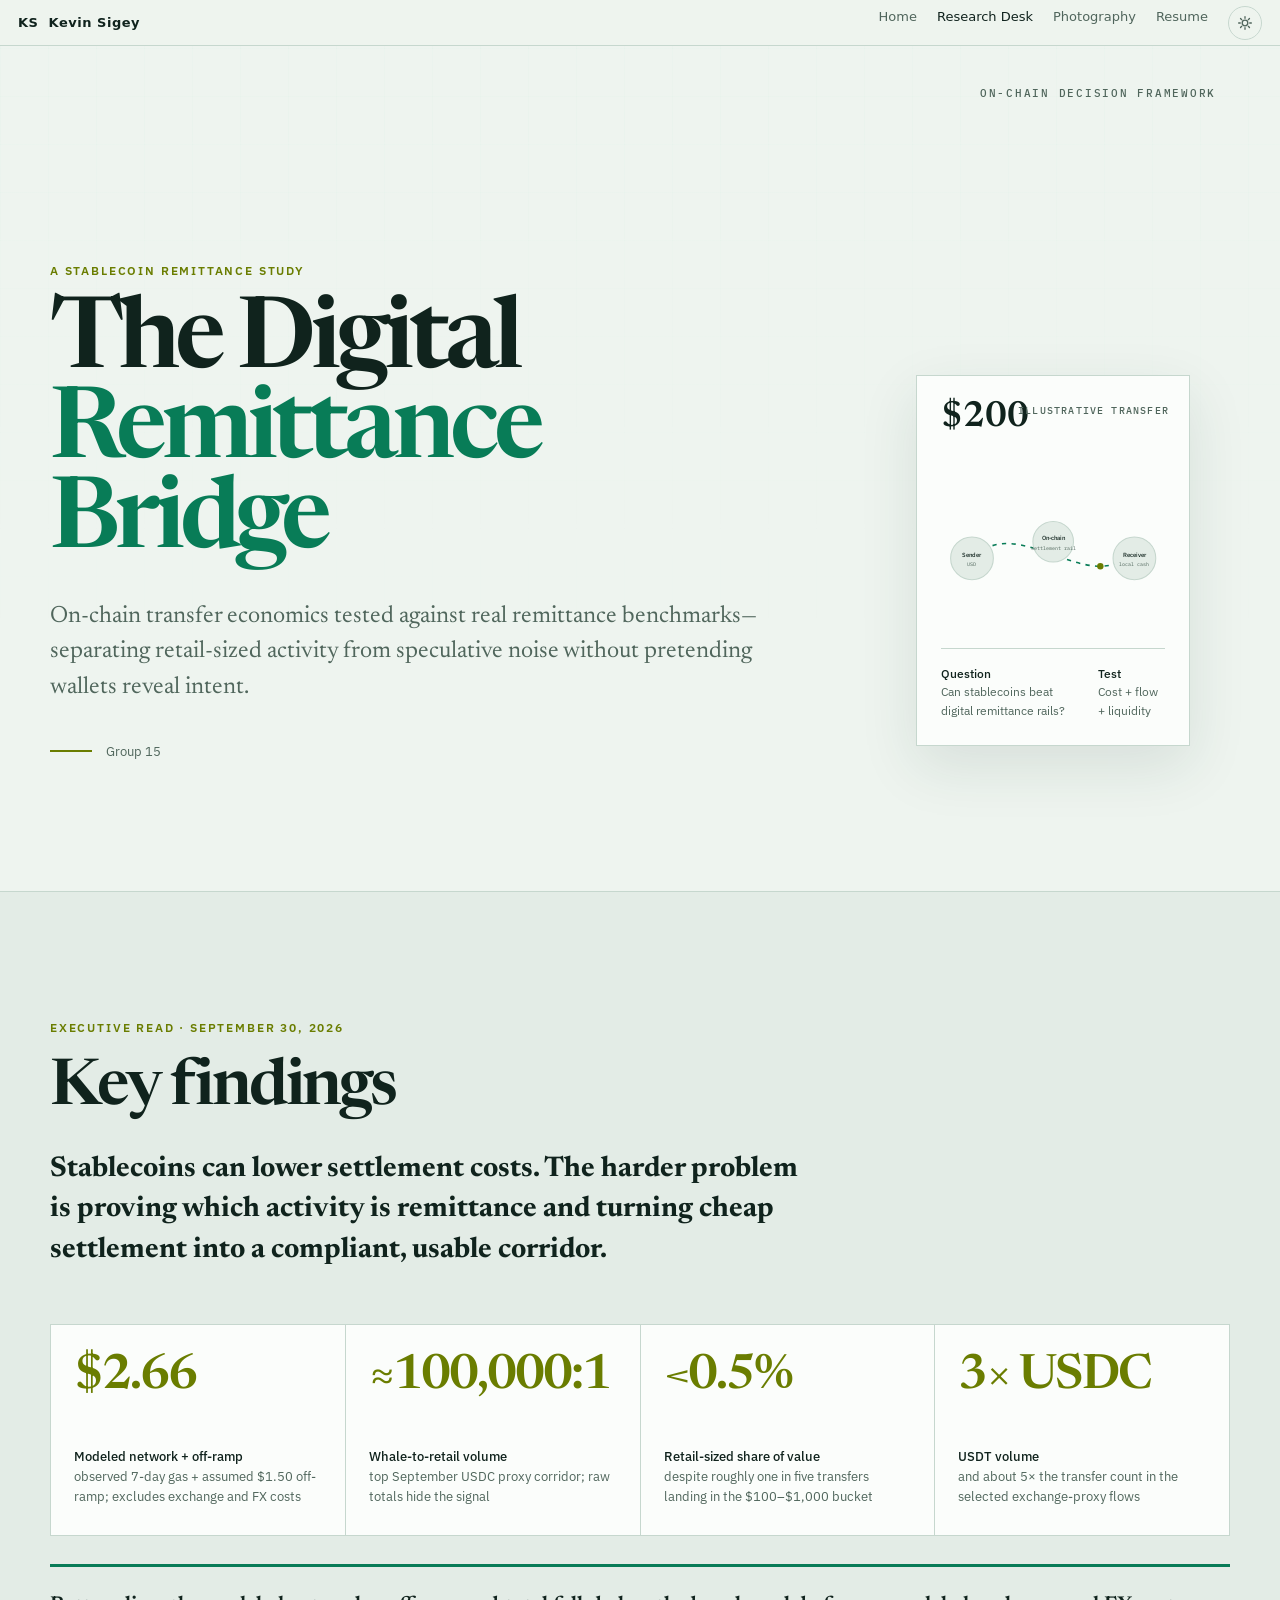
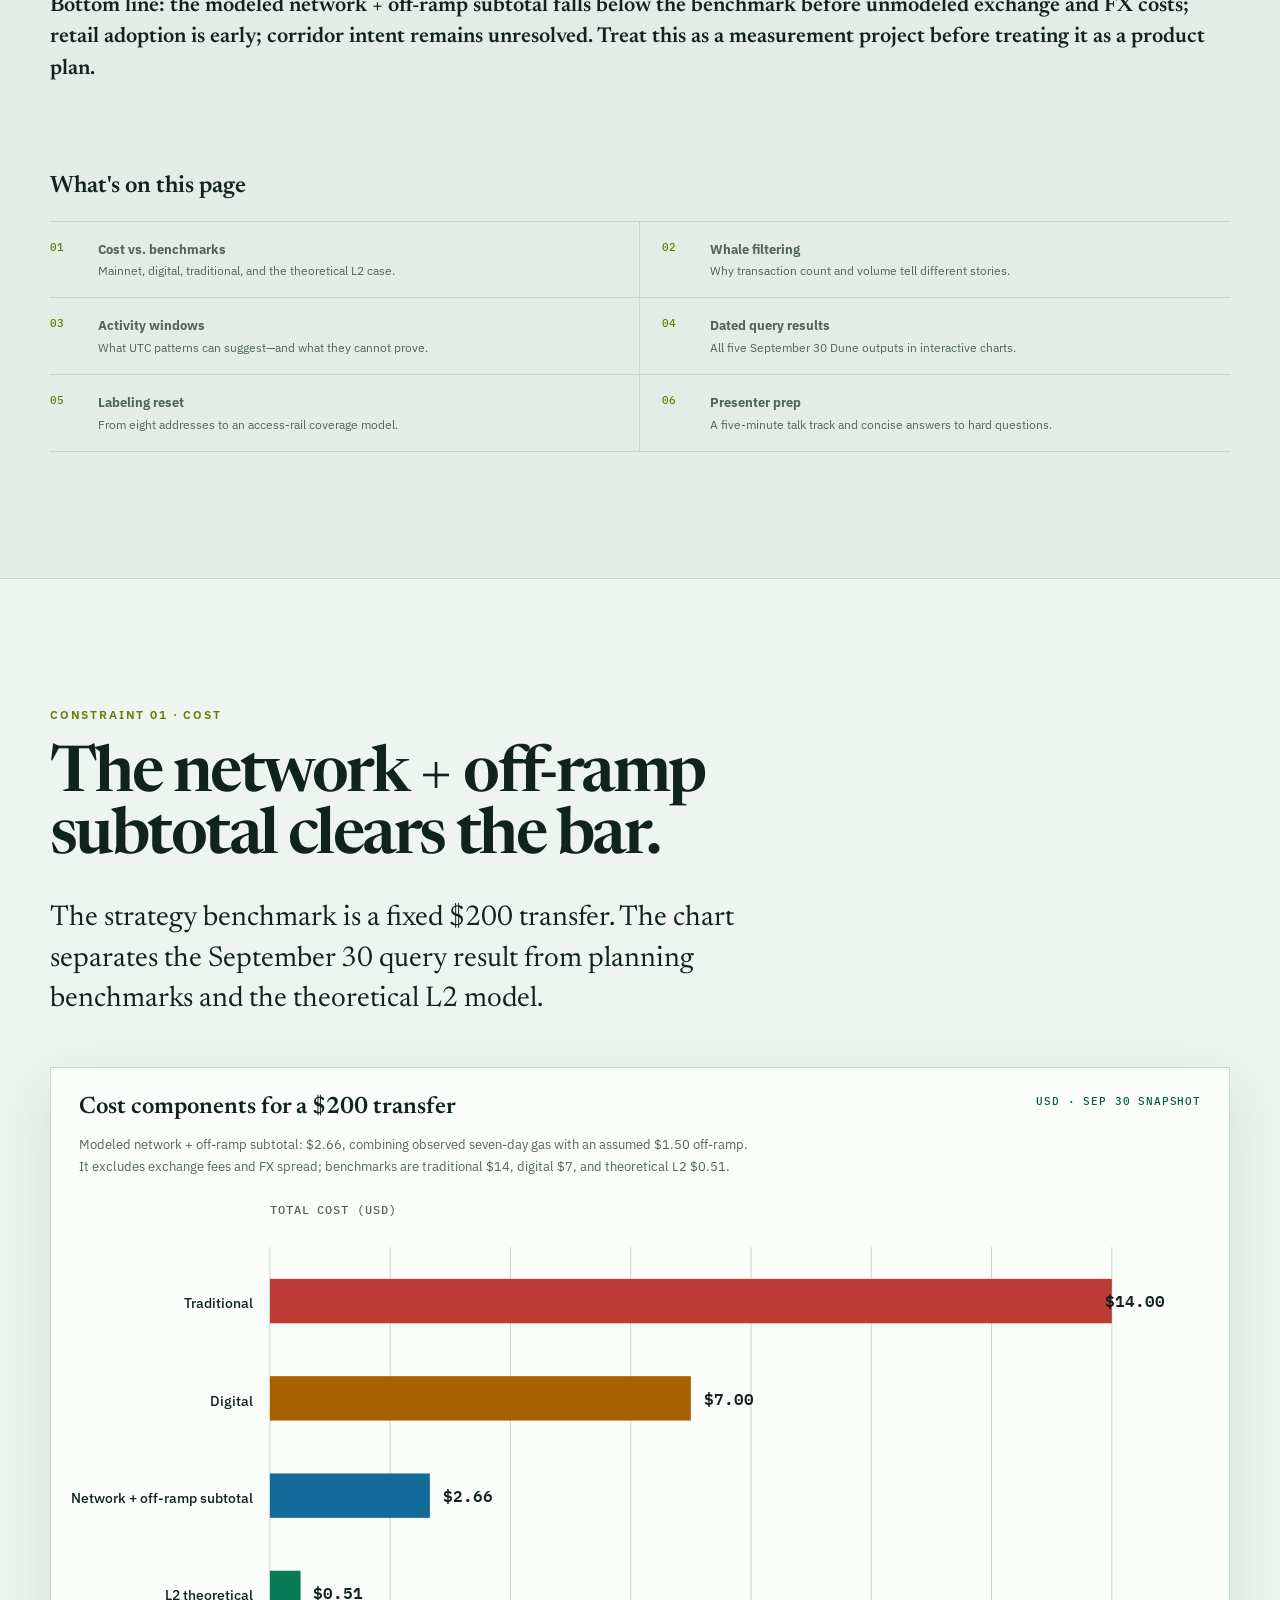
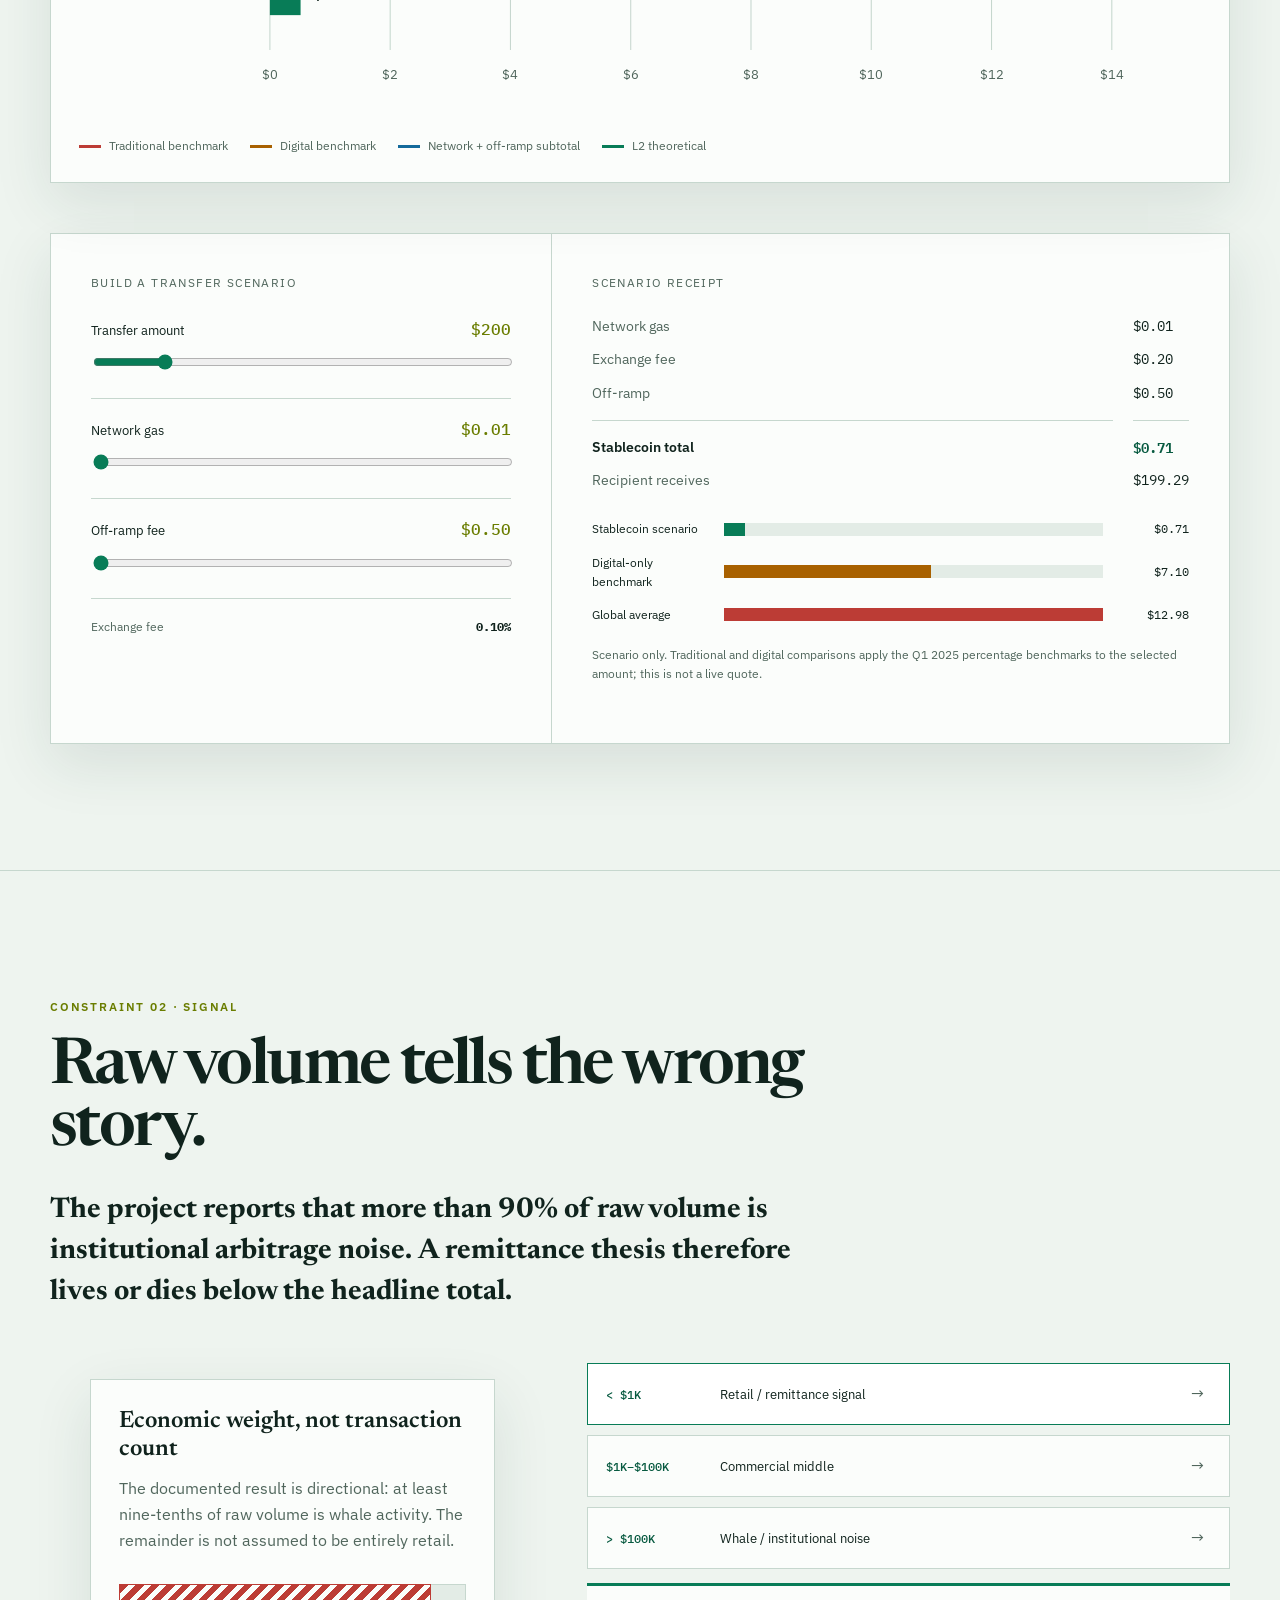
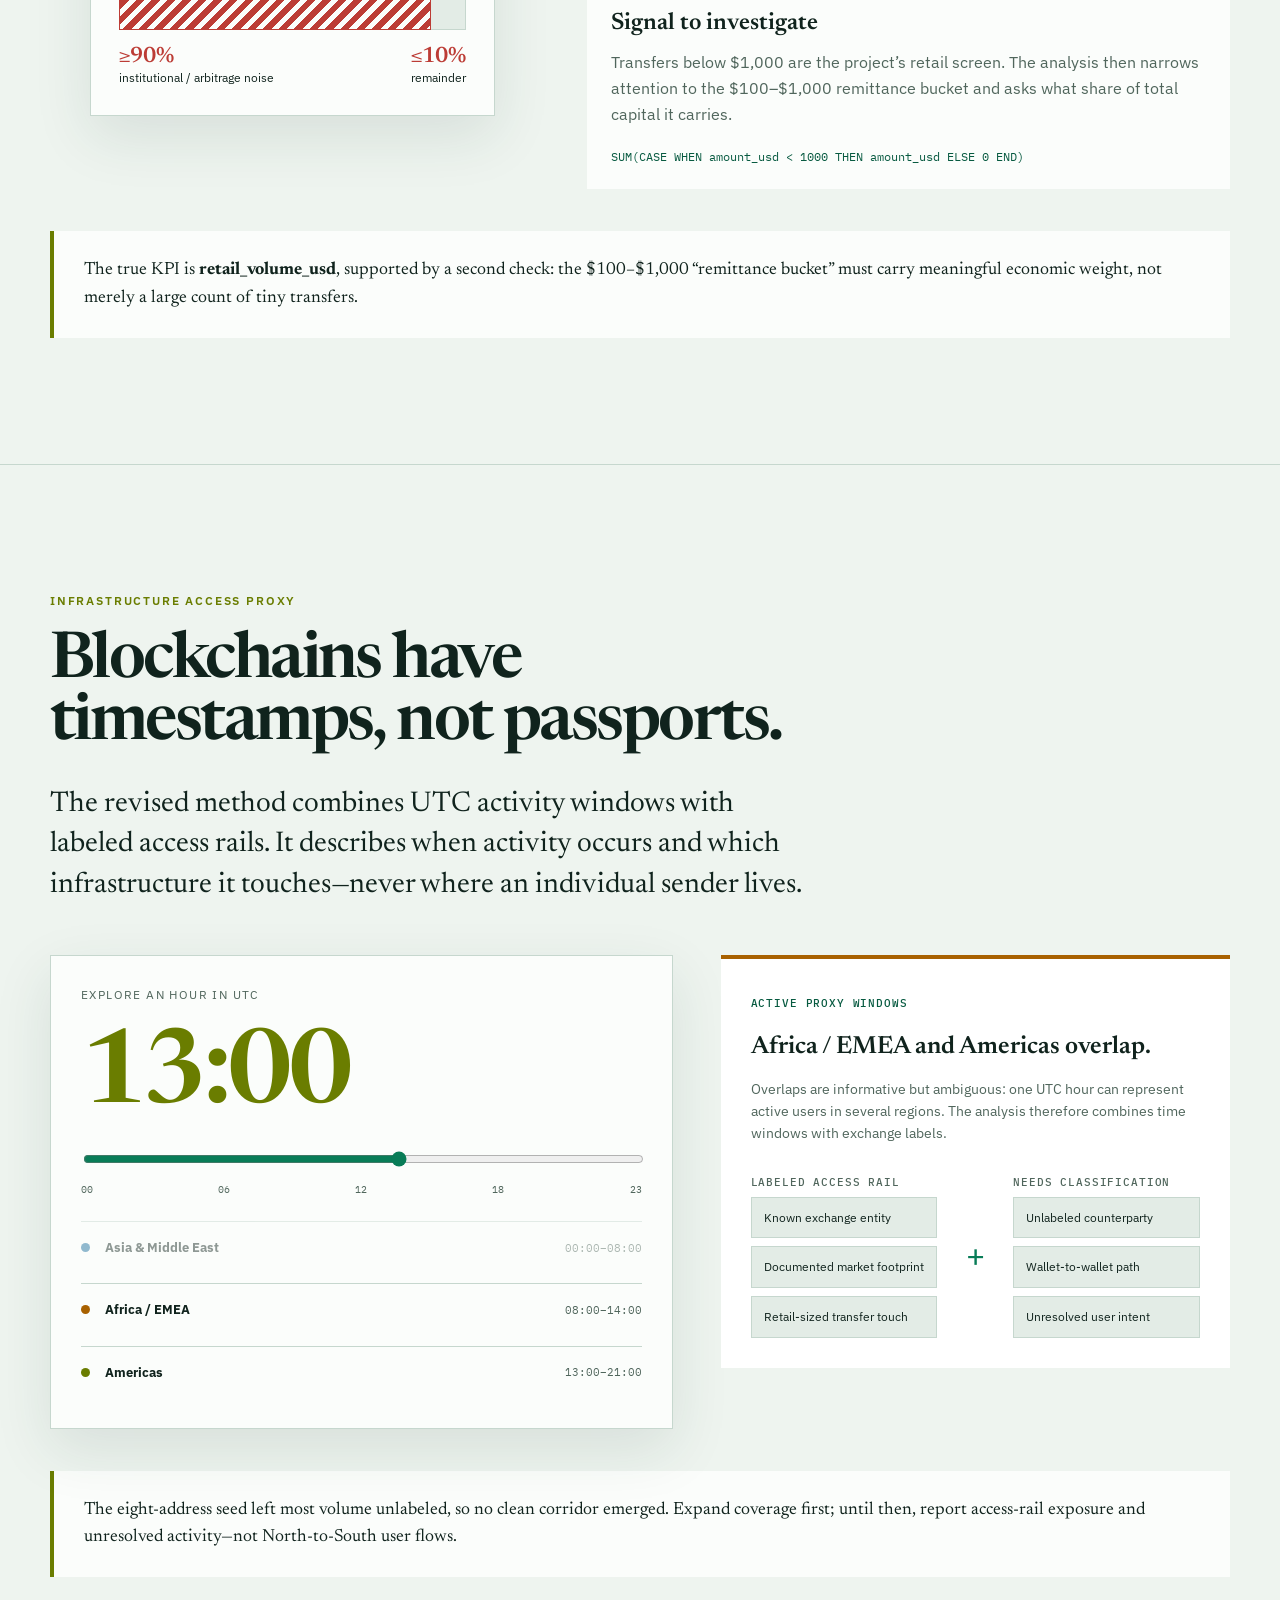
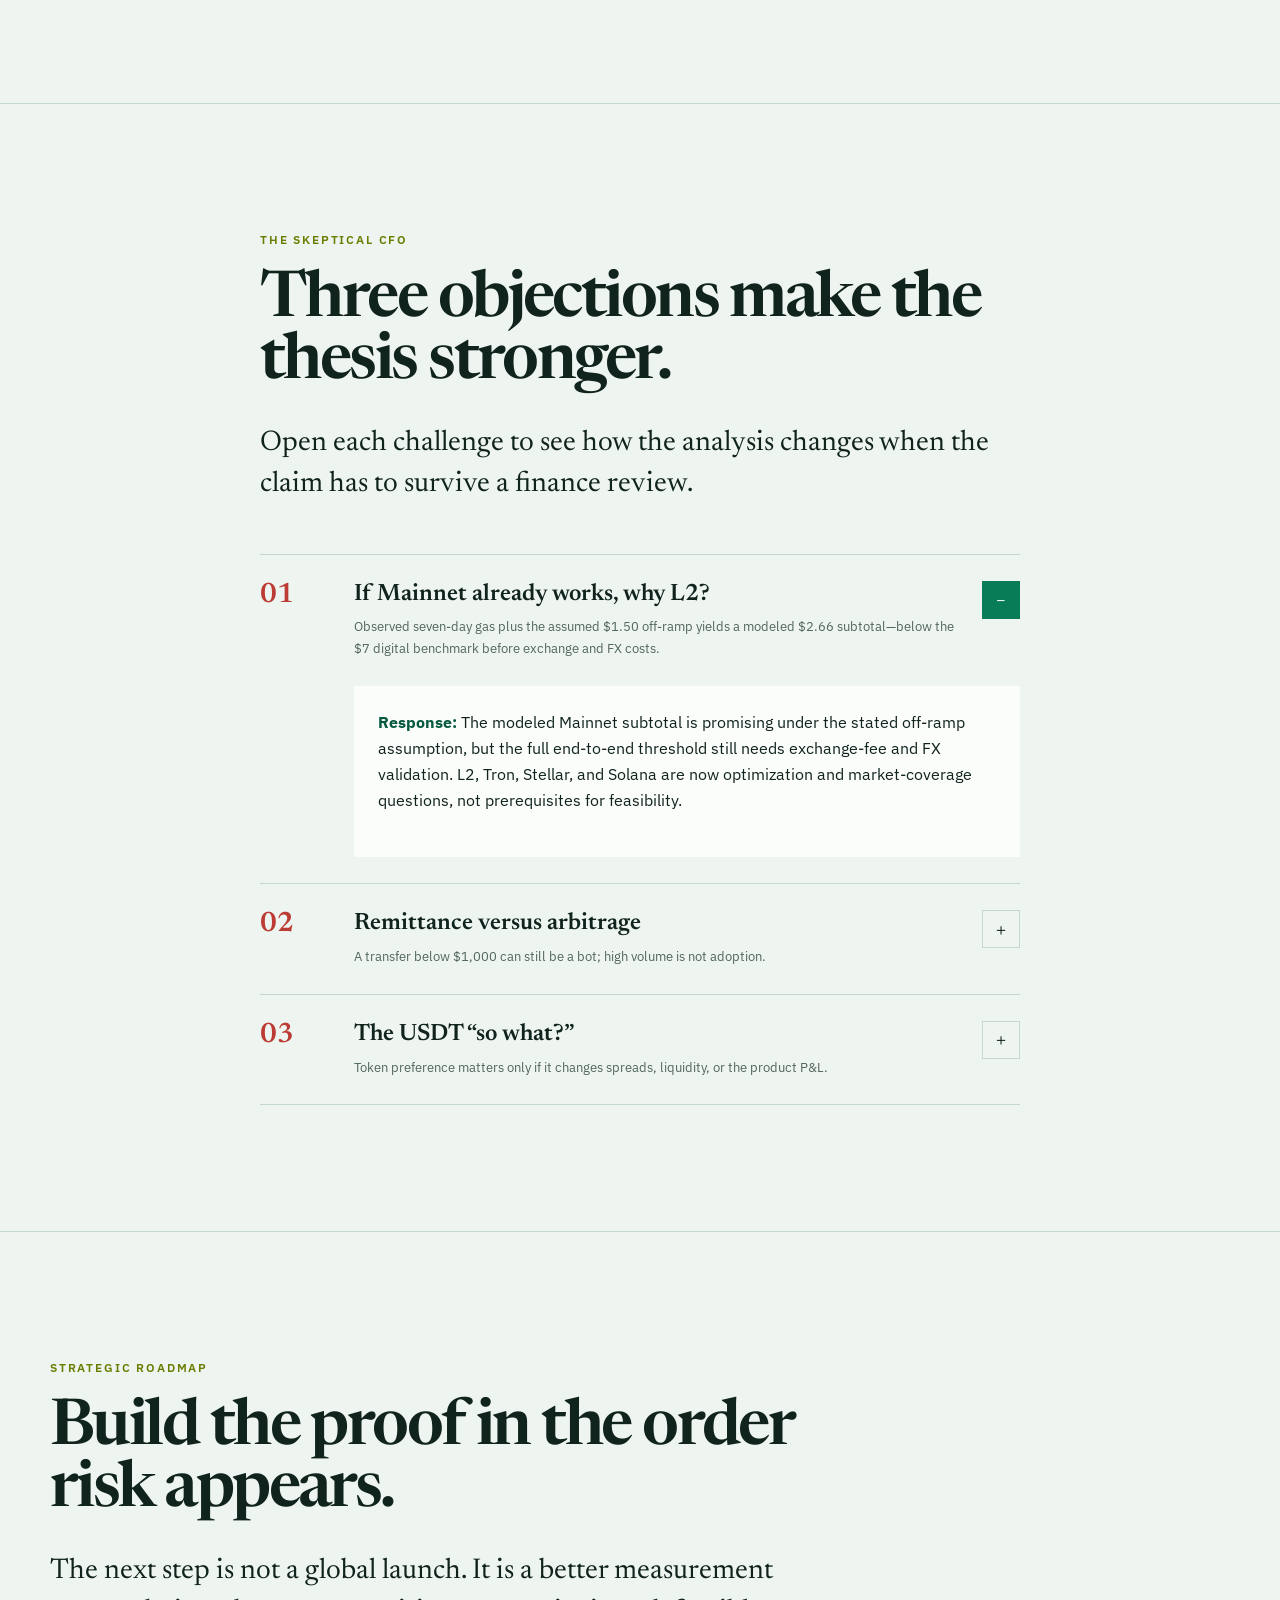
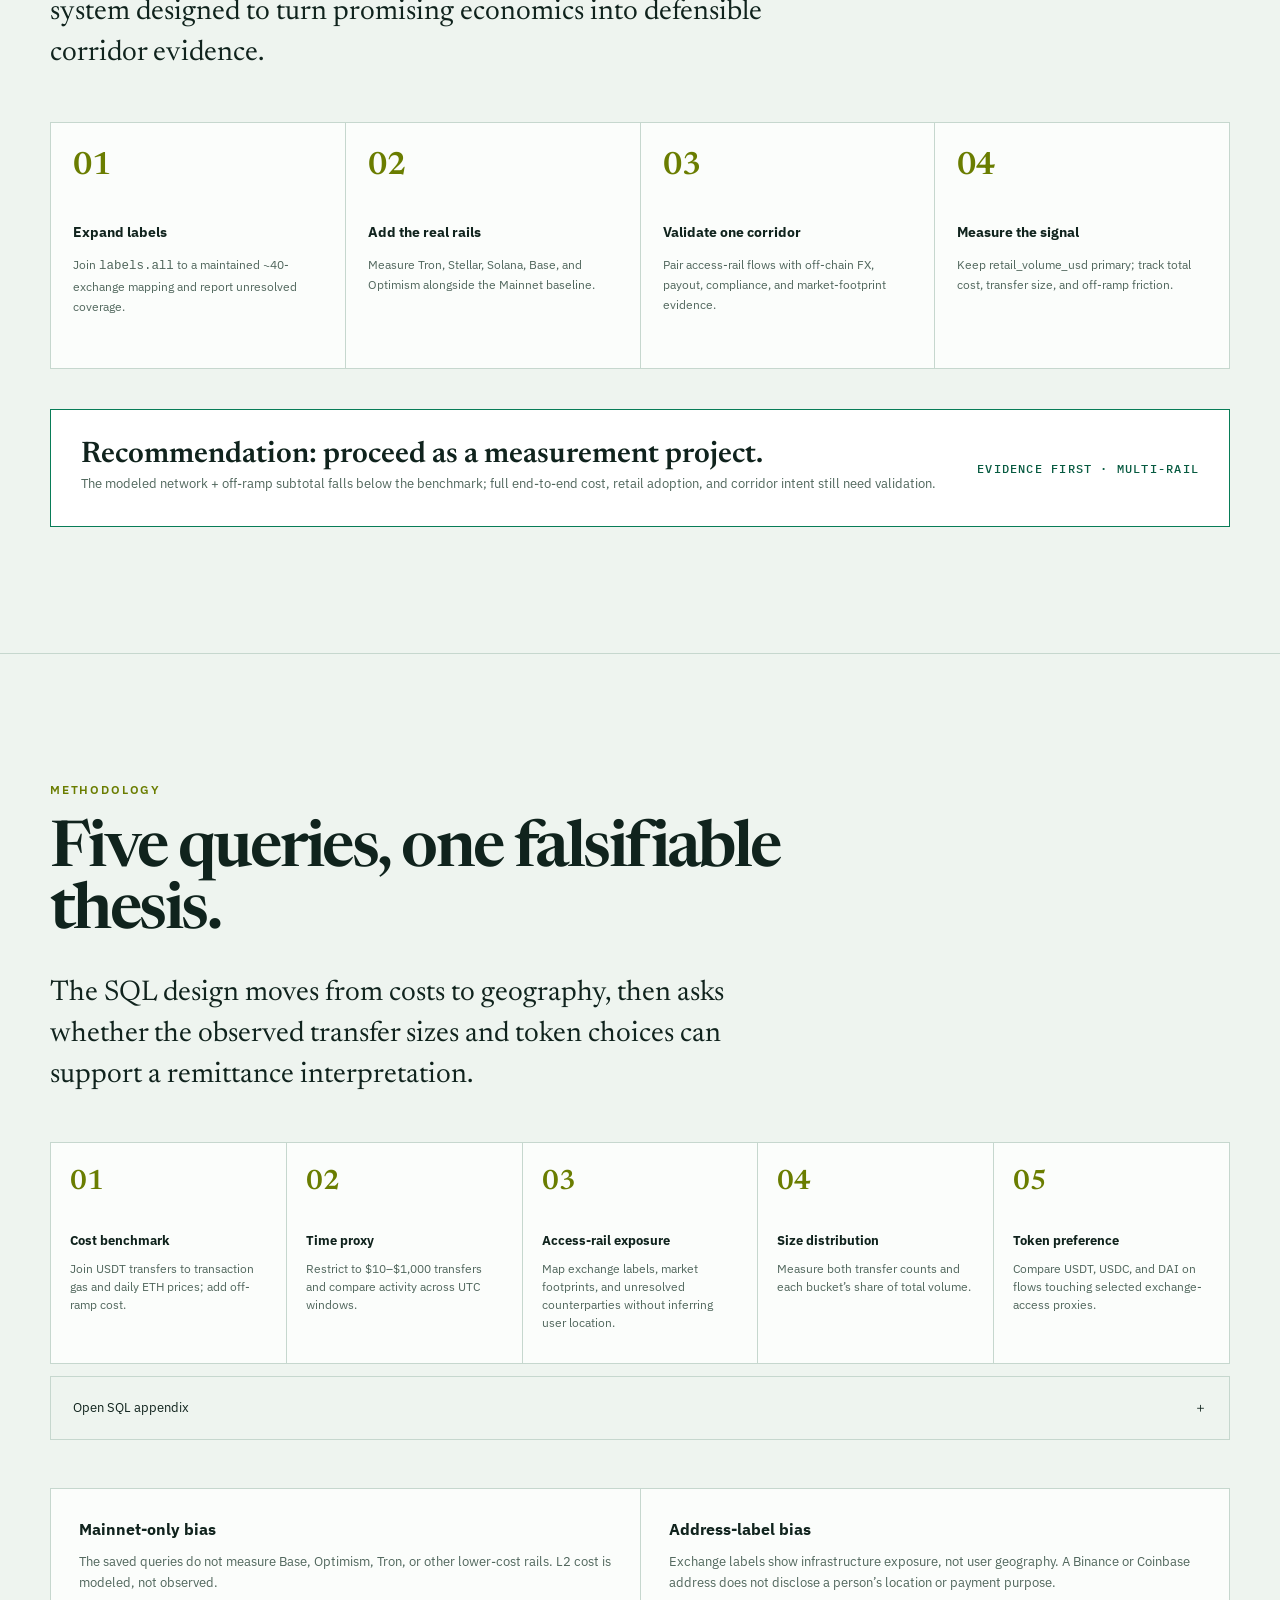
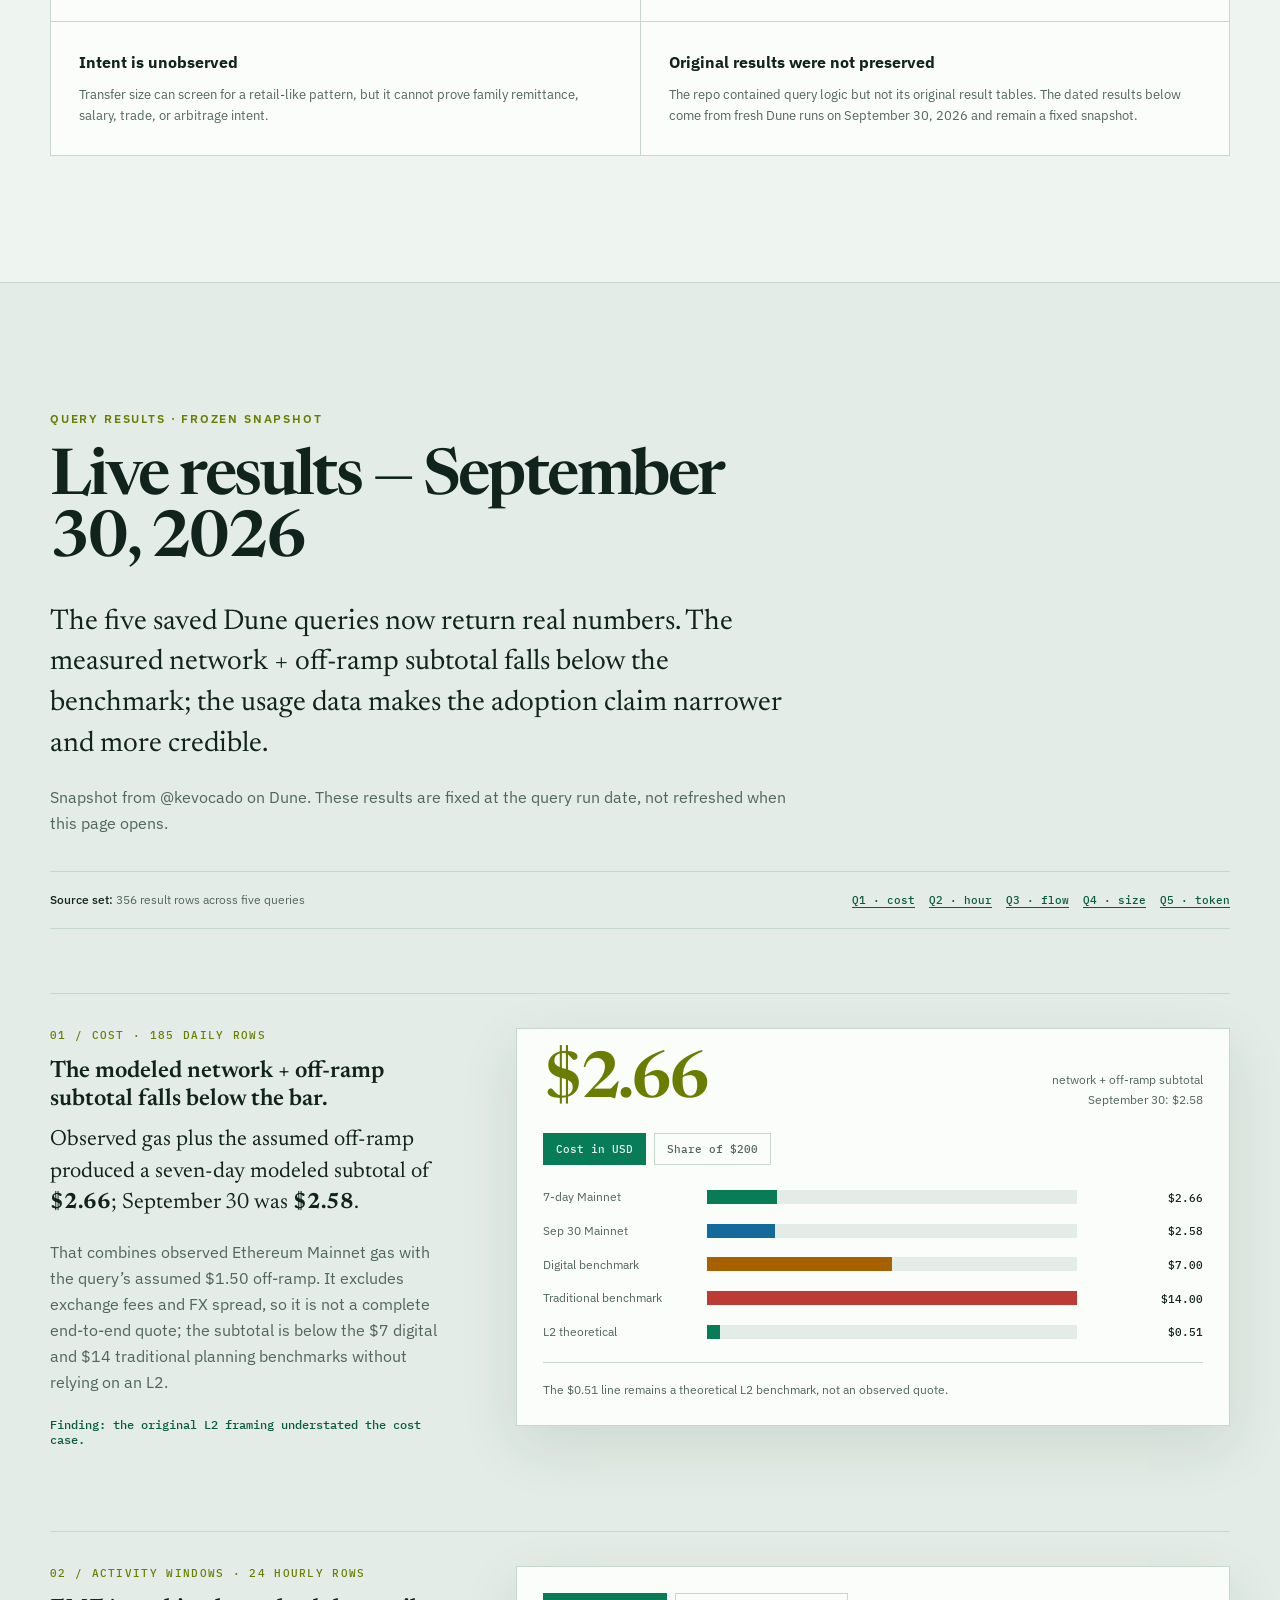
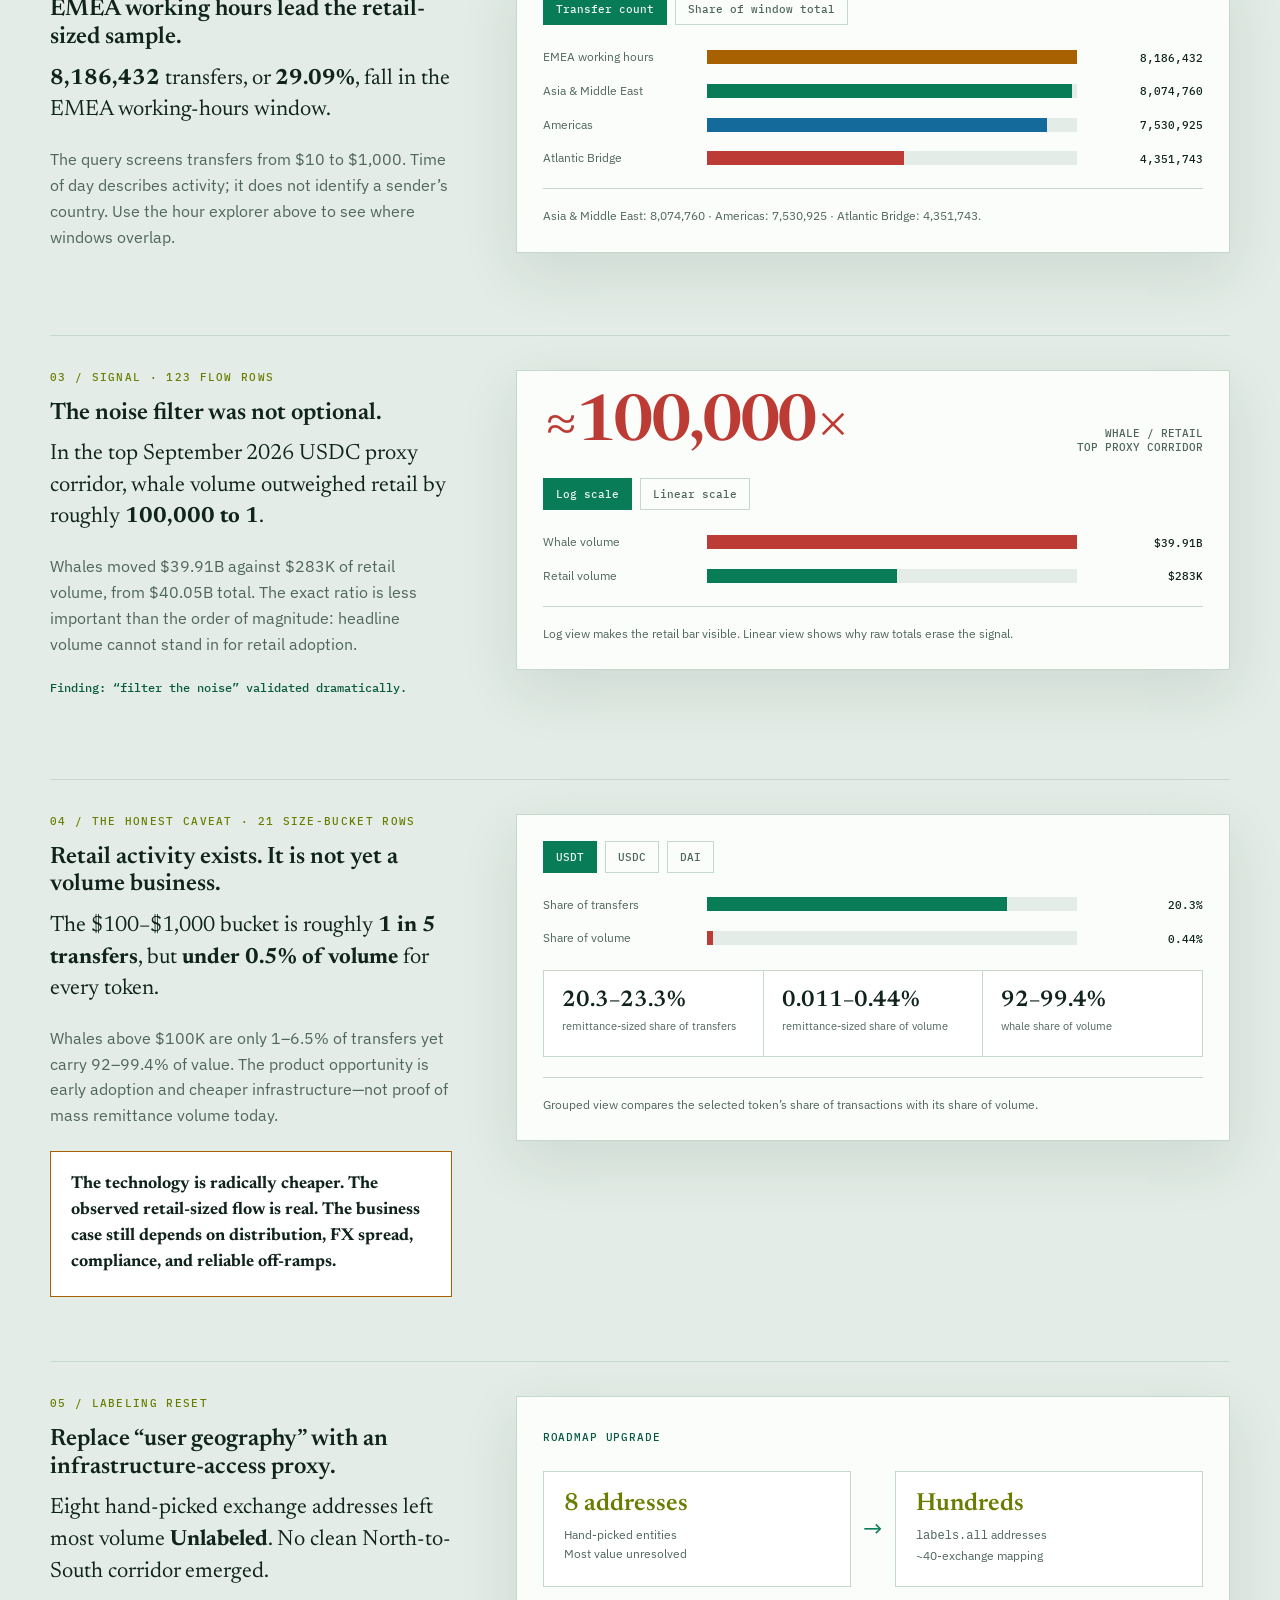
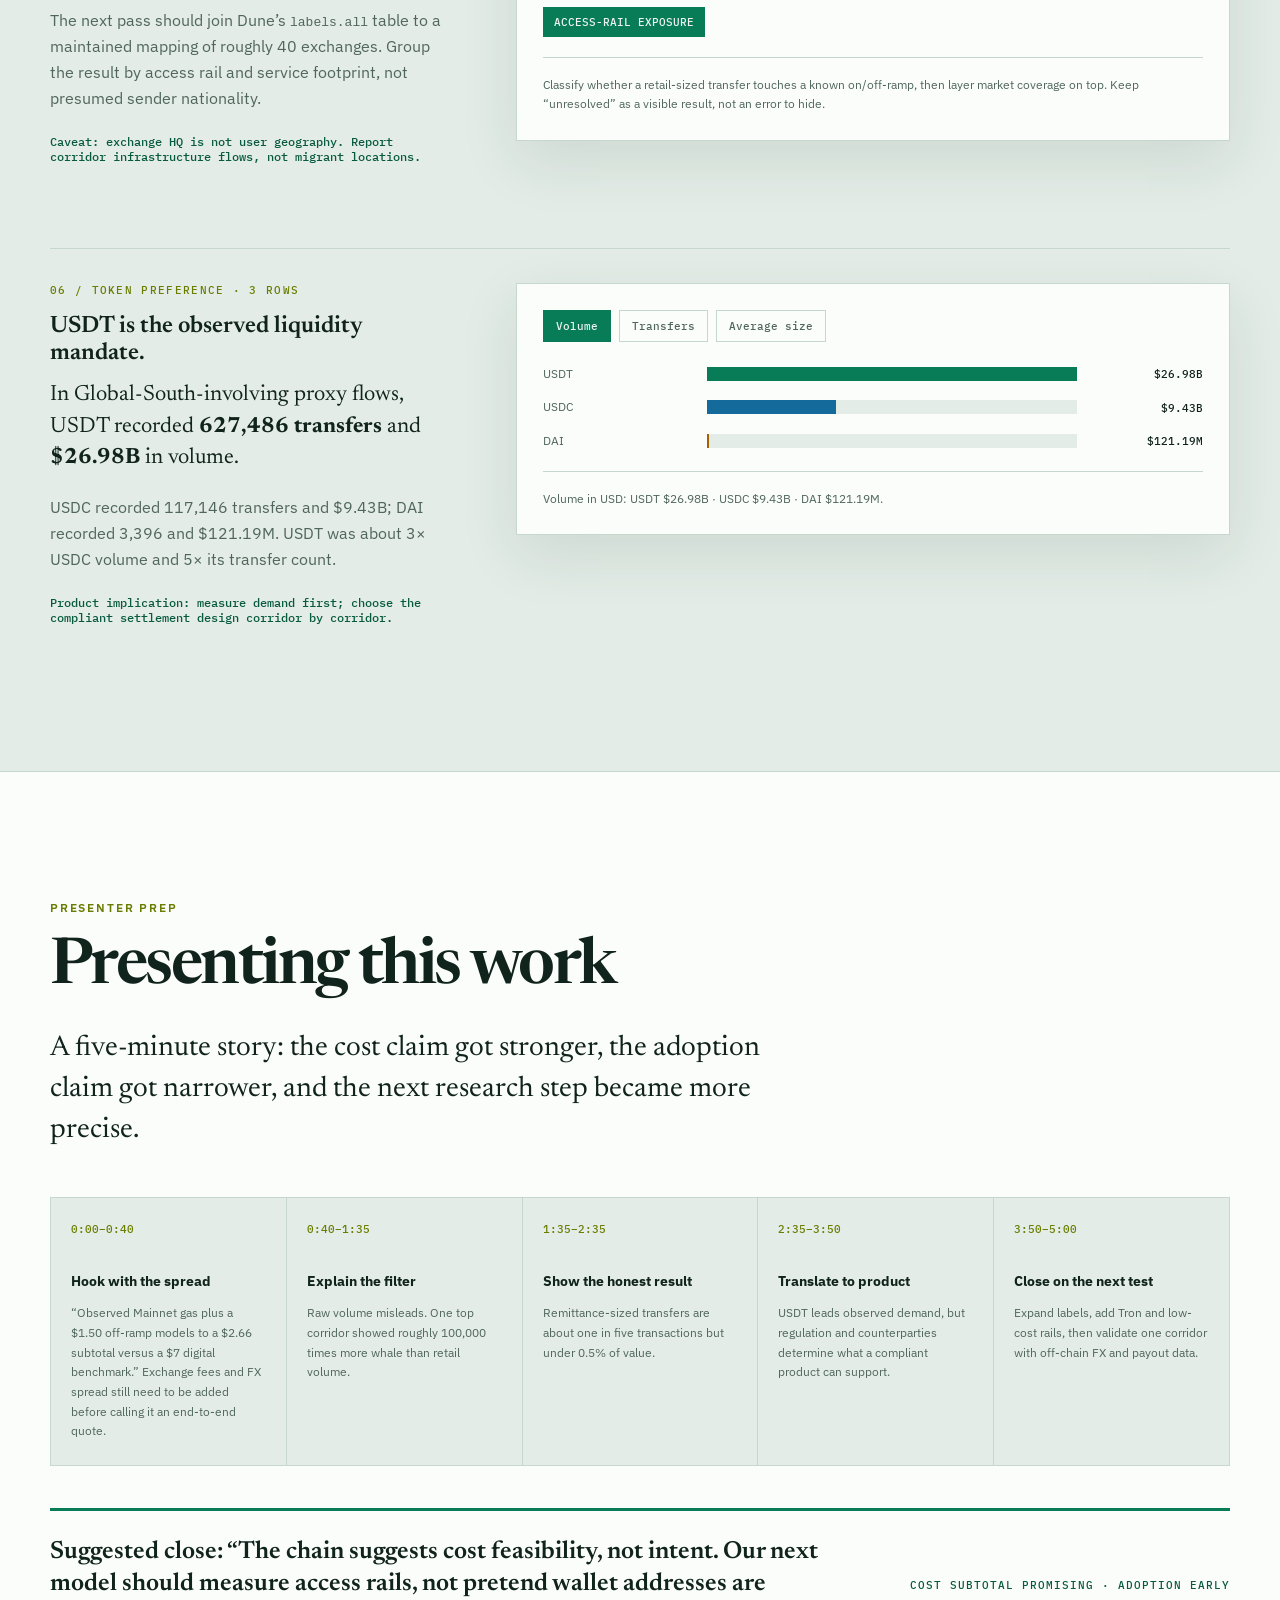
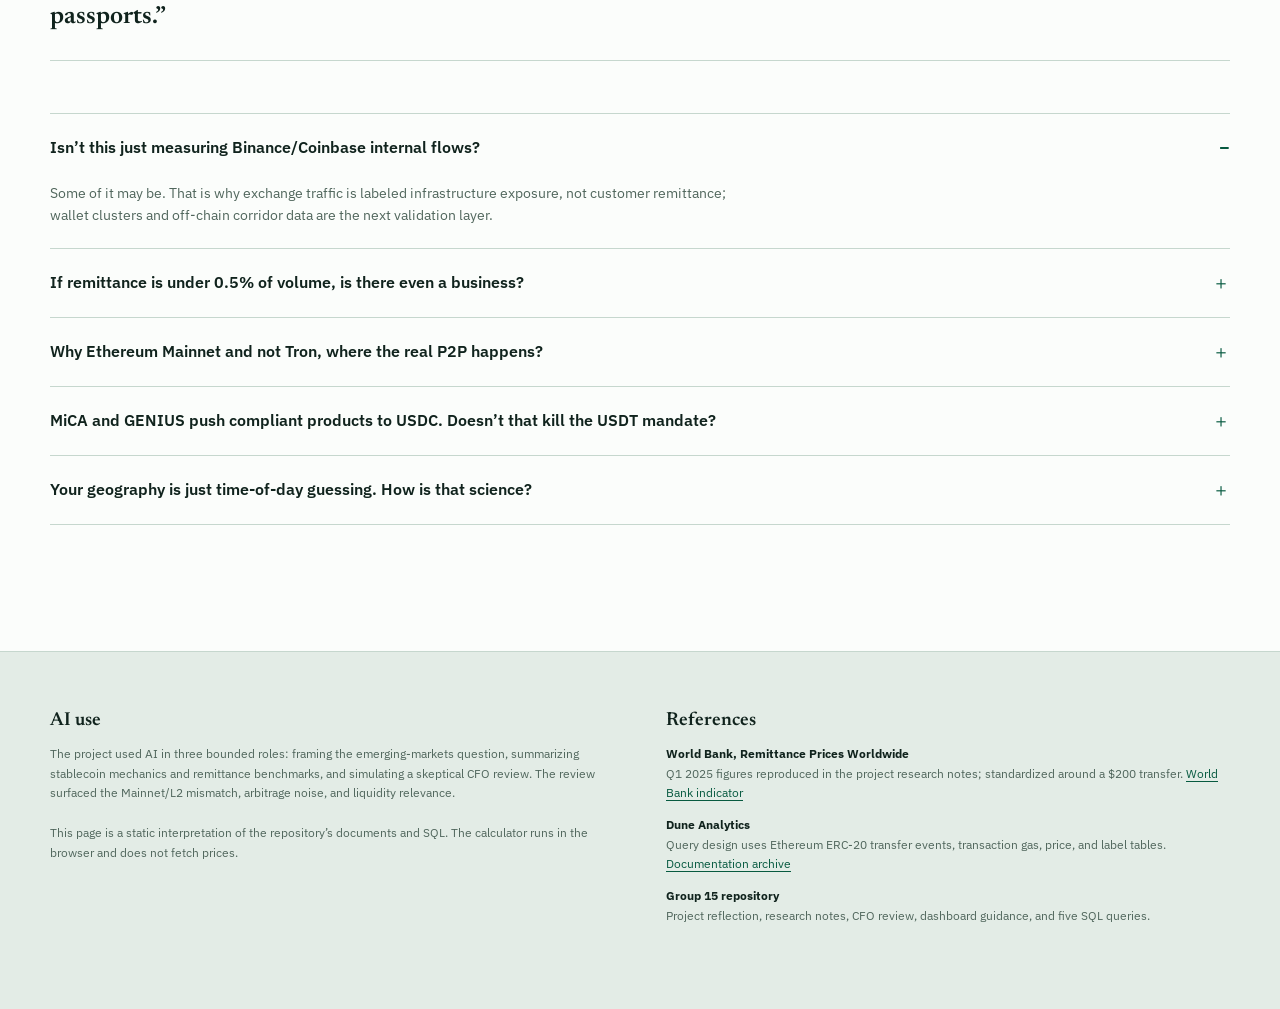
<file: stablecoin-remittance.html>
<!doctype html>
<html lang="en">
<head>
<script>try{var m=localStorage.getItem("ks-mode");if(m!=="light"&&m!=="dark")m=window.matchMedia("(prefers-color-scheme: light)").matches?"light":"dark";document.documentElement.setAttribute("data-mode",m);}catch(e){document.documentElement.setAttribute("data-mode","dark");}</script>
<meta charset="utf-8">
<meta name="viewport" content="width=device-width, initial-scale=1, viewport-fit=cover">
<meta name="color-scheme" content="light dark">
<link rel="preconnect" href="https://fonts.googleapis.com">
<link rel="preconnect" href="https://fonts.gstatic.com" crossorigin>
<link href="https://fonts.googleapis.com/css2?family=IBM+Plex+Mono:wght@400;500&family=IBM+Plex+Sans:wght@400;500;600&family=Newsreader:opsz,wght@6..72,400;6..72,600&display=swap" rel="stylesheet">
<title>The Digital Remittance Bridge</title>
<link rel="icon" href="favicon.ico" sizes="48x48">
<link rel="icon" href="favicons/research.svg" type="image/svg+xml">
<meta property="og:title" content="The Digital Remittance Bridge">
<meta property="og:description" content="On-chain transfer economics tested against real remittance benchmarks—separating retail-sized activity from speculative noise without pretending wallets reveal intent.">
<meta property="og:image" content="https://kevinsigey.github.io/portfolio/og/stablecoin-remittance.png">
<meta property="og:url" content="https://kevinsigey.github.io/portfolio/stablecoin-remittance.html">
<meta property="og:type" content="article">
<meta name="twitter:card" content="summary_large_image">
<meta name="twitter:title" content="The Digital Remittance Bridge">
<meta name="twitter:description" content="On-chain transfer economics tested against real remittance benchmarks—separating retail-sized activity from speculative noise without pretending wallets reveal intent.">
<meta name="twitter:image" content="https://kevinsigey.github.io/portfolio/og/stablecoin-remittance.png">
<link rel="apple-touch-icon" href="assets/brand/apple-touch-icon.png">
<style>
:root{
  color-scheme:light dark;
  --bg:#07120f;--bg2:#0b1a16;--paper:#10231d;--paper2:#142b24;
  --text:#f1f6ef;--muted:#9fb4a9;--line:#29443a;--mint:#75e7bb;--mint2:#b7f4dc;
  --lime:#d8f05a;--gold:#f2b84b;--coral:#ff766d;--blue:#61b9ff;
  --north:#61b9ff;--south:#d8f05a;--shadow:0 22px 58px rgba(0,0,0,.22);
}
@media(prefers-color-scheme:light){:root{
  --bg:#eef4ef;--bg2:#e3ece6;--paper:#fbfdfb;--paper2:#fff;
  --text:#10231d;--muted:#50665c;--line:#c6d7ce;--mint:#087c57;--mint2:#075a40;
  --lime:#6a7d00;--gold:#a86100;--coral:#bc3c35;--blue:#146a9b;
  --north:#146a9b;--south:#6a7d00;--shadow:0 20px 55px rgba(30,67,51,.11);
}}
*{box-sizing:border-box}
html{scroll-behavior:smooth}
body{margin:0;background:var(--bg);color:var(--text);font-family:"IBM Plex Sans",sans-serif;line-height:1.62}
body:before{content:"";position:fixed;inset:0;z-index:-1;pointer-events:none;background-image:linear-gradient(rgba(117,231,187,.028) 1px,transparent 1px),linear-gradient(90deg,rgba(117,231,187,.028) 1px,transparent 1px);background-size:48px 48px;mask-image:linear-gradient(to bottom,#000,transparent 74%)}
a{color:var(--mint2);text-underline-offset:3px}button,input{font:inherit}button{touch-action:manipulation}main{overflow:hidden}.wrap{width:min(1180px,calc(100% - 40px));margin:auto}.reader{width:min(760px,calc(100% - 40px));margin:auto}
.hero{min-height:94vh;display:grid;align-items:end;position:relative;border-bottom:1px solid var(--line);padding:clamp(90px,12vw,150px) 0 64px}.hero:after{content:"ON-CHAIN DECISION FRAMEWORK";position:absolute;right:clamp(20px,5vw,80px);top:40px;color:var(--muted);font:500 .68rem "IBM Plex Mono",monospace;letter-spacing:.16em}.hero-grid{display:grid;grid-template-columns:minmax(0,1.35fr) minmax(290px,.65fr);gap:clamp(42px,7vw,94px);align-items:end}.kicker,.eyebrow{font-size:.76rem;letter-spacing:.15em;text-transform:uppercase;color:var(--lime);font-weight:600;margin:0 0 20px}h1{font:600 clamp(3.05rem,7.7vw,7rem)/.91 "Newsreader",serif;letter-spacing:-.052em;margin:0;max-width:900px}h1 em{font-style:normal;color:var(--mint)}.deck{font:400 clamp(1.12rem,2vw,1.48rem)/1.48 "Newsreader",serif;color:var(--muted);max-width:710px;margin:30px 0 36px}.byline{display:flex;gap:14px;align-items:center;color:var(--muted);font-size:.84rem}.byline:before{content:"";width:42px;height:2px;background:var(--lime)}
.bridge-figure{position:relative;min-height:330px;border:1px solid var(--line);background:var(--paper);box-shadow:var(--shadow);padding:24px;display:flex;flex-direction:column;justify-content:space-between}.bridge-figure:before{content:"$200";position:absolute;left:24px;top:24px;font:600 2.25rem "Newsreader",serif;color:var(--text)}.bridge-figure:after{content:"ILLUSTRATIVE TRANSFER";position:absolute;right:20px;top:28px;font:500 .62rem "IBM Plex Mono",monospace;letter-spacing:.12em;color:var(--muted)}.bridge-svg{width:100%;height:190px;margin-top:58px;overflow:visible}.route{stroke:var(--mint);stroke-width:3;stroke-dasharray:8 10;fill:none}.route-dot{fill:var(--lime)}.node{fill:var(--bg2);stroke:var(--line);stroke-width:2}.node-text{font:500 12px "IBM Plex Sans",sans-serif;fill:var(--text)}.node-sub{font:400 10px "IBM Plex Mono",monospace;fill:var(--muted)}.bridge-caption{display:flex;justify-content:space-between;gap:20px;border-top:1px solid var(--line);padding-top:16px;color:var(--muted);font-size:.73rem}.bridge-caption b{color:var(--text);font-weight:500}
.section{padding:clamp(78px,10vw,126px) 0;border-bottom:1px solid var(--line)}h2{font:600 clamp(2.35rem,5vw,4.85rem)/.97 "Newsreader",serif;letter-spacing:-.04em;margin:0 0 30px}h3{font:600 1.48rem/1.17 "Newsreader",serif;margin:0 0 12px}p{margin:0 0 1.25rem}.lede{font:400 clamp(1.3rem,2.3vw,1.78rem)/1.43 "Newsreader",serif}.muted{color:var(--muted)}.callout{margin:42px 0;padding:26px 30px;border-left:4px solid var(--lime);background:var(--paper);font:400 1.1rem/1.55 "Newsreader",serif}.tag{font:500 .66rem "IBM Plex Mono",monospace;letter-spacing:.08em;text-transform:uppercase;color:var(--mint2)}
.stats{display:grid;grid-template-columns:repeat(4,1fr);gap:1px;background:var(--line);border:1px solid var(--line);margin-top:62px}.stat{background:var(--paper);padding:28px 23px;min-height:190px;display:flex;flex-direction:column;justify-content:space-between}.stat-value{font:600 clamp(2.15rem,4vw,3.8rem)/1 "Newsreader",serif;color:var(--lime);letter-spacing:-.04em}.stat-value.range{font-size:clamp(1.8rem,3.5vw,3.2rem)}.stat-label{font-size:.84rem;color:var(--muted);line-height:1.48}.stat-label b{color:var(--text);font-weight:500}
.chart-shell{margin-top:46px;background:var(--paper);border:1px solid var(--line);box-shadow:var(--shadow)}.chart-head{display:flex;align-items:flex-start;justify-content:space-between;gap:26px;padding:26px 28px 0}.chart-head p{font-size:.84rem;color:var(--muted);max-width:680px;margin:7px 0 0}.chart-wrap{padding:12px 18px 18px;position:relative}.chart-wrap svg{display:block;width:100%;height:auto;min-height:410px}.axis-label{fill:var(--muted);font:400 12px "IBM Plex Sans",sans-serif}.axis-title{fill:var(--muted);font:500 11px "IBM Plex Mono",monospace;letter-spacing:.08em}.gridline{stroke:var(--line);stroke-width:1}.bar-label{fill:var(--text);font:500 13px "IBM Plex Sans",sans-serif}.bar-value{fill:var(--text);font:600 15px "IBM Plex Mono",monospace}.chart-legend{display:flex;gap:22px;flex-wrap:wrap;padding:0 28px 26px;color:var(--muted);font-size:.77rem}.legend-item{display:flex;align-items:center;gap:8px}.swatch{width:22px;height:3px;background:var(--mint)}.swatch.gold{background:var(--gold)}.swatch.coral{background:var(--coral)}.swatch.blue{background:var(--blue)}.swatch.hatch{height:10px;background:repeating-linear-gradient(135deg,var(--coral) 0 2px,transparent 2px 5px)}
.calculator{display:grid;grid-template-columns:.85fr 1.15fr;gap:1px;background:var(--line);border:1px solid var(--line);margin-top:50px;box-shadow:var(--shadow)}.calc-controls,.calc-results{background:var(--paper);padding:clamp(24px,4vw,40px)}.slider-row{padding:20px 0;border-bottom:1px solid var(--line)}.slider-row:first-of-type{padding-top:4px}.slider-label{display:flex;align-items:baseline;justify-content:space-between;gap:16px;margin-bottom:11px}.slider-label span:first-child{font-size:.82rem}.slider-value{font:500 1rem "IBM Plex Mono",monospace;color:var(--lime)}input[type=range]{width:100%;accent-color:var(--mint)}.fixed-rate{display:flex;justify-content:space-between;margin-top:18px;font-size:.76rem;color:var(--muted)}.fixed-rate strong{font-family:"IBM Plex Mono",monospace;color:var(--text)}.calc-title{font-size:.73rem;text-transform:uppercase;letter-spacing:.12em;color:var(--muted);margin-bottom:22px}.receipt{display:grid;grid-template-columns:1fr auto;gap:11px 20px;font-size:.86rem}.receipt dt{color:var(--muted)}.receipt dd{margin:0;font-family:"IBM Plex Mono",monospace}.receipt .total{padding-top:15px;margin-top:5px;border-top:1px solid var(--line);color:var(--text);font-weight:600}.receipt .win{color:var(--mint2)}.calc-bars{margin-top:28px}.calc-bar{display:grid;grid-template-columns:120px 1fr 74px;gap:12px;align-items:center;margin:14px 0;font-size:.74rem}.calc-track{height:13px;background:var(--bg2);position:relative}.calc-fill{height:100%;width:0;background:var(--mint);transition:width .35s}.calc-fill.digital{background:var(--gold)}.calc-fill.traditional{background:var(--coral)}.calc-amount{text-align:right;font-family:"IBM Plex Mono",monospace}
.signal-grid{display:grid;grid-template-columns:.86fr 1.14fr;gap:52px;align-items:start;margin-top:50px}.threshold-figure{border:1px solid var(--line);background:var(--paper);padding:28px;box-shadow:var(--shadow)}.threshold-bar{height:46px;display:grid;grid-template-columns:9fr 1fr;margin:30px 0 16px}.threshold-noise{background:repeating-linear-gradient(135deg,var(--coral) 0 6px,transparent 6px 11px);border:1px solid var(--coral)}.threshold-rest{background:var(--bg2);border:1px solid var(--line);border-left:0}.threshold-labels{display:grid;grid-template-columns:9fr 1fr;gap:10px;font-size:.75rem}.threshold-labels strong{display:block;font:600 1.4rem "Newsreader",serif;color:var(--coral)}.threshold-labels span:last-child{text-align:right}.segment-tabs{display:grid;gap:10px}.segment-btn{display:grid;grid-template-columns:96px 1fr 20px;gap:18px;align-items:center;border:1px solid var(--line);background:var(--paper);color:var(--text);padding:17px 18px;text-align:left;cursor:pointer}.segment-btn.active{border-color:var(--mint);background:var(--paper2)}.segment-btn strong{font:500 .78rem "IBM Plex Mono",monospace;color:var(--mint2)}.segment-btn span{font-size:.82rem}.segment-btn i{font-style:normal;color:var(--muted)}.segment-detail{margin-top:14px;padding:24px;background:var(--paper);border-top:3px solid var(--mint);min-height:160px}.segment-detail code{display:block;margin-top:14px;color:var(--mint2);font:400 .74rem/1.5 "IBM Plex Mono",monospace;word-break:break-word}
.time-layout{display:grid;grid-template-columns:minmax(0,1.1fr) minmax(300px,.9fr);gap:48px;align-items:start;margin-top:48px}.clock-panel{background:var(--paper);border:1px solid var(--line);padding:30px;box-shadow:var(--shadow)}.hour-readout{font:600 clamp(3.6rem,8vw,6.8rem)/1 "Newsreader",serif;letter-spacing:-.05em;color:var(--lime);margin-bottom:20px}.hour-control{width:100%}.ticks{display:flex;justify-content:space-between;color:var(--muted);font:400 .65rem "IBM Plex Mono",monospace;margin-top:7px}.window-list{display:grid;gap:10px;margin-top:25px}.window{display:grid;grid-template-columns:12px 1fr auto;align-items:center;gap:12px;padding:15px 0;border-top:1px solid var(--line);opacity:.46;transition:opacity .18s}.window.active{opacity:1}.window-dot{width:9px;height:9px;border-radius:50%;background:var(--north)}.window[data-region="Africa"] .window-dot{background:var(--gold)}.window[data-region="Americas"] .window-dot{background:var(--south)}.window b{font-size:.82rem}.window span{font:400 .7rem "IBM Plex Mono",monospace;color:var(--muted)}.proxy-card{padding:30px;background:var(--paper2);border-top:4px solid var(--gold)}.proxy-card p{color:var(--muted);font-size:.86rem}.active-copy{font:600 1.55rem/1.25 "Newsreader",serif;color:var(--text);margin:18px 0 14px}.entity-flow{display:grid;grid-template-columns:1fr 76px 1fr;align-items:center;margin-top:30px}.entity-side{display:grid;gap:8px}.entity{padding:10px 12px;background:var(--bg2);border:1px solid var(--line);font-size:.76rem}.flow-arrow{text-align:center;color:var(--mint);font-size:2rem}.entity-caption{font:500 .66rem "IBM Plex Mono",monospace;letter-spacing:.08em;text-transform:uppercase;color:var(--muted);margin-bottom:8px}
.challenge-list{margin-top:48px;border-top:1px solid var(--line)}.challenge{display:grid;grid-template-columns:72px 1fr auto;gap:22px;align-items:start;padding:26px 0;border-bottom:1px solid var(--line)}.challenge-num{font:600 1.75rem "Newsreader",serif;color:var(--coral)}.challenge h3{margin:0}.challenge-summary{color:var(--muted);font-size:.84rem;margin:8px 0 0}.challenge-toggle{border:1px solid var(--line);background:transparent;color:var(--text);width:38px;height:38px;cursor:pointer}.challenge-response{display:none;grid-column:2/-1;background:var(--paper);padding:24px;margin-top:4px}.challenge.open .challenge-response{display:block}.challenge.open .challenge-toggle{background:var(--mint);color:var(--bg);border-color:var(--mint)}.challenge-response b{color:var(--mint2)}
.roadmap{display:grid;grid-template-columns:repeat(4,1fr);gap:1px;background:var(--line);border:1px solid var(--line);margin-top:48px}.road-step{background:var(--paper);padding:27px 22px;min-height:245px}.road-step .num{display:block;font:600 2rem "Newsreader",serif;color:var(--lime);margin-bottom:38px}.road-step b{display:block;font-size:.9rem;margin-bottom:10px}.road-step p{font-size:.78rem;color:var(--muted);margin:0}.decision{margin-top:40px;padding:30px;border:1px solid var(--mint);background:var(--paper2);display:grid;grid-template-columns:1fr auto;gap:28px;align-items:center}.decision strong{font:600 1.85rem "Newsreader",serif}.decision span{color:var(--muted);font-size:.84rem}.decision-mark{font:500 .76rem "IBM Plex Mono",monospace;color:var(--mint2);text-transform:uppercase;letter-spacing:.1em}
.method-steps{counter-reset:method;display:grid;grid-template-columns:repeat(5,1fr);gap:1px;background:var(--line);border:1px solid var(--line);margin-top:46px}.step{counter-increment:method;background:var(--paper);padding:25px 19px;min-height:220px}.step:before{content:"0" counter(method);display:block;color:var(--lime);font:600 1.75rem "Newsreader",serif;margin-bottom:34px}.step b{display:block;font-size:.83rem;margin-bottom:8px}.step span{display:block;color:var(--muted);font-size:.75rem;line-height:1.5}.method-toggle{width:100%;display:flex;justify-content:space-between;align-items:center;background:transparent;color:var(--text);border:1px solid var(--line);padding:20px 22px;text-align:left;cursor:pointer;margin-top:12px;font-size:.83rem}.method-toggle:focus-visible,.challenge-toggle:focus-visible,.segment-btn:focus-visible{outline:2px solid var(--lime);outline-offset:3px}.appendix{display:none;border:1px solid var(--line);border-top:0;background:var(--paper);padding:26px}.appendix.open{display:block}.query-list{display:grid;gap:0}.query-row{display:grid;grid-template-columns:42px 1fr;gap:16px;padding:15px 0;border-bottom:1px solid var(--line)}.query-row:last-child{border-bottom:0}.query-row code{color:var(--mint2);font:400 .72rem "IBM Plex Mono",monospace}.query-row p{font-size:.77rem;color:var(--muted);margin:4px 0 0}.limit-grid{display:grid;grid-template-columns:1fr 1fr;gap:1px;background:var(--line);border:1px solid var(--line);margin-top:48px}.limit{background:var(--paper);padding:28px}.limit b{display:block;margin-bottom:8px}.limit p{font-size:.82rem;color:var(--muted);margin:0}
.notes{padding:58px 0 72px;background:var(--bg2);color:var(--muted);font-size:.76rem}.notes-grid{display:grid;grid-template-columns:1fr 1fr;gap:52px}.notes h3{color:var(--text);font-size:1.18rem}.refs{margin:0;padding:0;list-style:none}.refs li{margin:0 0 12px}.refs b{color:var(--text)}
.key-findings{background:var(--bg2)}.key-summary{margin-top:52px}.key-summary .stat{min-height:210px}.key-summary .stat-value{font-size:clamp(2rem,3.8vw,3.45rem)}.key-verdict{margin:28px 0 0;padding:24px 0;border-top:3px solid var(--mint);font:600 1.35rem/1.45 "Newsreader",serif}.reader-guide{margin-top:64px}.reader-guide h3{margin-bottom:20px}.guide-list{display:grid;grid-template-columns:1fr 1fr;border-top:1px solid var(--line)}.guide-link{display:grid;grid-template-columns:34px 1fr;gap:14px;padding:18px 18px 18px 0;border-bottom:1px solid var(--line);color:var(--text);text-decoration:none}.guide-link:nth-child(odd){border-right:1px solid var(--line);padding-right:22px}.guide-link:nth-child(even){padding-left:22px}.guide-link code{color:var(--lime);font:500 .7rem "IBM Plex Mono",monospace}.guide-link b{display:block;font-size:.84rem;margin-bottom:3px}.guide-link span{display:block;color:var(--muted);font-size:.75rem;line-height:1.45}.guide-link:hover b{text-decoration:underline}.live-results{background:var(--bg2)}.snapshot-note{display:flex;justify-content:space-between;gap:24px;align-items:center;margin:34px 0 0;padding:18px 0;border-top:1px solid var(--line);border-bottom:1px solid var(--line);font-size:.76rem;color:var(--muted)}.snapshot-note strong{color:var(--text);font-weight:500}.query-links{display:flex;gap:14px;flex-wrap:wrap}.query-links a{font:500 .68rem "IBM Plex Mono",monospace}.result-stack{display:grid;gap:64px;margin-top:64px}.result-block{display:grid;grid-template-columns:minmax(250px,.72fr) minmax(0,1.28fr);gap:clamp(30px,5vw,70px);align-items:start;padding-top:34px;border-top:1px solid var(--line)}.result-copy .finding-num{display:block;font:500 .68rem "IBM Plex Mono",monospace;color:var(--lime);letter-spacing:.12em;margin-bottom:16px}.result-copy .lede{font-size:1.38rem}.evidence-line{font:500 .72rem "IBM Plex Mono",monospace;color:var(--mint2);margin-top:22px}.result-chart{background:var(--paper);border:1px solid var(--line);padding:26px;box-shadow:var(--shadow);min-width:0}.metric-hero{display:flex;align-items:end;justify-content:space-between;gap:20px;margin-bottom:24px}.metric-hero strong{font:600 clamp(2.65rem,5vw,4.7rem)/.85 "Newsreader",serif;color:var(--lime);letter-spacing:-.05em}.metric-hero span{color:var(--muted);font-size:.78rem;text-align:right;max-width:210px}.chart-controls{display:flex;gap:8px;flex-wrap:wrap;margin:0 0 22px}.chart-control{border:1px solid var(--line);background:transparent;color:var(--muted);padding:8px 12px;font:500 .68rem "IBM Plex Mono",monospace;cursor:pointer}.chart-control.active{background:var(--mint);border-color:var(--mint);color:var(--bg)}.chart-control:focus-visible,.presenter-toggle:focus-visible{outline:2px solid var(--lime);outline-offset:3px}.data-bars{display:grid;gap:14px}.data-row{display:grid;grid-template-columns:minmax(105px,150px) minmax(0,1fr) 112px;gap:14px;align-items:center}.data-row .name{font-size:.76rem;color:var(--muted)}.data-track{height:14px;background:var(--bg2);overflow:hidden}.data-fill{height:100%;background:var(--mint);min-width:2px;transition:width .35s ease}.data-fill.gold{background:var(--gold)}.data-fill.coral{background:var(--coral)}.data-fill.blue{background:var(--blue)}.data-value{text-align:right;font:500 .71rem "IBM Plex Mono",monospace;color:var(--text)}.chart-note{margin:20px 0 0;padding-top:17px;border-top:1px solid var(--line);font-size:.75rem;color:var(--muted)}.truth-strip{display:grid;grid-template-columns:repeat(3,1fr);gap:1px;background:var(--line);border:1px solid var(--line);margin-top:22px}.truth-strip div{background:var(--paper2);padding:18px}.truth-strip strong{display:block;font:600 1.42rem "Newsreader",serif;color:var(--text)}.truth-strip span{font-size:.68rem;color:var(--muted)}.ratio-callout{display:grid;grid-template-columns:1fr auto;gap:24px;align-items:end;margin-bottom:24px}.ratio-callout strong{font:600 clamp(2.4rem,5vw,4.5rem)/.9 "Newsreader",serif;color:var(--coral);letter-spacing:-.05em}.ratio-callout span{font:500 .7rem "IBM Plex Mono",monospace;color:var(--muted);text-align:right}.caveat-banner{margin-top:22px;padding:20px;border:1px solid var(--gold);background:var(--paper2);font:600 1.08rem/1.5 "Newsreader",serif}.label-shift{display:grid;grid-template-columns:1fr 44px 1fr;align-items:stretch;margin-top:22px}.label-state{background:var(--paper2);border:1px solid var(--line);padding:20px}.label-state strong{display:block;font:600 1.55rem "Newsreader",serif;color:var(--lime);margin-bottom:8px}.label-state span{display:block;color:var(--muted);font-size:.75rem}.label-arrow{display:grid;place-items:center;color:var(--mint);font-size:1.5rem}.method-name{display:inline-block;margin-top:20px;padding:8px 11px;background:var(--mint);color:var(--bg);font:500 .69rem "IBM Plex Mono",monospace}.presenter{background:var(--paper)}.talk-track{display:grid;grid-template-columns:repeat(5,1fr);gap:1px;background:var(--line);border:1px solid var(--line);margin-top:46px}.talk-step{background:var(--bg2);padding:24px 20px;min-height:230px}.talk-time{display:block;color:var(--lime);font:500 .7rem "IBM Plex Mono",monospace;margin-bottom:34px}.talk-step b{display:block;margin-bottom:10px;font-size:.88rem}.talk-step p{margin:0;color:var(--muted);font-size:.76rem}.presenter-questions{margin-top:52px;border-top:1px solid var(--line)}.presenter-q{border-bottom:1px solid var(--line)}.presenter-toggle{width:100%;display:grid;grid-template-columns:1fr auto;gap:18px;align-items:center;border:0;background:transparent;color:var(--text);text-align:left;padding:21px 0;cursor:pointer;font-weight:600}.presenter-toggle span:last-child{color:var(--mint2);font:500 1.1rem "IBM Plex Mono",monospace}.presenter-answer{display:none;color:var(--muted);max-width:760px;padding:0 46px 22px 0;font-size:.86rem}.presenter-q.open .presenter-answer{display:block}.speaker-close{display:grid;grid-template-columns:1fr auto;gap:28px;align-items:center;margin-top:42px;padding:26px 0;border-top:3px solid var(--mint);border-bottom:1px solid var(--line)}.speaker-close strong{font:600 1.55rem/1.3 "Newsreader",serif}.speaker-close span{font:500 .7rem "IBM Plex Mono",monospace;color:var(--mint2);text-transform:uppercase;letter-spacing:.09em}
@media(max-width:940px){.hero-grid{grid-template-columns:1fr}.bridge-figure{max-width:600px}.stats{grid-template-columns:1fr 1fr}.calculator,.signal-grid,.time-layout,.result-block{grid-template-columns:1fr}.roadmap{grid-template-columns:1fr 1fr}.method-steps{grid-template-columns:1fr 1fr}.step:last-child{grid-column:1/-1}.talk-track{grid-template-columns:repeat(2,1fr)}.talk-step:last-child{grid-column:1/-1}.result-stack{gap:52px}}
@media(max-width:640px){.wrap,.reader{width:min(100% - 28px,760px)}.hero{min-height:auto;padding:108px 0 46px}.hero:after{right:14px;top:26px}h1{font-size:3.25rem}.section{padding:70px 0}.bridge-figure{min-height:285px;padding:18px}.bridge-figure:before{left:18px;top:18px}.bridge-figure:after{right:16px;top:22px}.stats{grid-template-columns:1fr}.stat{min-height:145px}.chart-shell{margin-left:-8px;margin-right:-8px}.chart-head{padding:20px 18px 0}.chart-wrap{padding:4px 2px 12px}.chart-wrap svg{min-height:430px}.chart-legend{padding:0 18px 20px;gap:12px}.calc-controls,.calc-results{padding:24px 18px}.calc-bar{grid-template-columns:92px 1fr 66px;gap:8px}.threshold-labels{grid-template-columns:4fr 1fr}.threshold-bar{grid-template-columns:9fr 1fr}.entity-flow{grid-template-columns:1fr}.flow-arrow{transform:rotate(90deg)}.challenge{grid-template-columns:46px 1fr 38px;gap:12px}.challenge-response{grid-column:1/-1}.roadmap,.method-steps,.limit-grid,.notes-grid,.truth-strip,.talk-track{grid-template-columns:1fr}.step:last-child,.talk-step:last-child{grid-column:auto}.road-step,.talk-step{min-height:0}.decision,.speaker-close{grid-template-columns:1fr}.callout{padding:22px 20px}.segment-btn{grid-template-columns:82px 1fr 18px}.snapshot-note{align-items:flex-start;flex-direction:column}.guide-list{grid-template-columns:1fr}.guide-link:nth-child(odd){border-right:0;padding-right:0}.guide-link:nth-child(even){padding-left:0}.result-chart{padding:20px 16px}.data-row{grid-template-columns:92px minmax(0,1fr);gap:9px}.data-value{grid-column:2;text-align:left;margin-top:-5px}.metric-hero,.ratio-callout{align-items:flex-start;flex-direction:column}.metric-hero span,.ratio-callout span{text-align:left}.label-shift{grid-template-columns:1fr}.label-arrow{transform:rotate(90deg);min-height:40px}.presenter-answer{padding-right:0}}
@media(prefers-reduced-motion:reduce){html{scroll-behavior:auto}.calc-fill,.window{transition:none}.route-dot{display:none}}
</style>
<style>
html[data-mode="dark"]{--bg:#07120f;--bg2:#0b1a16;--paper:#10231d;--paper2:#142b24;--text:#f1f6ef;--muted:#9fb4a9;--line:#29443a;--mint:#75e7bb;--mint2:#b7f4dc;--lime:#d8f05a;--gold:#f2b84b;--coral:#ff766d;--blue:#61b9ff;--north:#61b9ff;--south:#d8f05a;--shadow:0 22px 58px rgba(0,0,0,.22);--bar-bg:rgba(10,10,12,.94);--bar-ink:#f1f6ef;--bar-mut:#c9c9ce}
html[data-mode="light"]{--bg:#eef4ef;--bg2:#e3ece6;--paper:#fbfdfb;--paper2:#fff;--text:#10231d;--muted:#50665c;--line:#c6d7ce;--mint:#087c57;--mint2:#075a40;--lime:#6a7d00;--gold:#a86100;--coral:#bc3c35;--blue:#146a9b;--north:#146a9b;--south:#6a7d00;--shadow:0 20px 55px rgba(30,67,51,.11);--bar-bg:rgba(238,244,239,.94);--bar-ink:#10231d;--bar-mut:#50665c}

/* ks-toggle: sun/moon mode switch for the legacy papers (Nov 2026). */
html[data-mode="dark"]{color-scheme:dark}
html[data-mode="light"]{color-scheme:light}
.ks-toggle{flex:none;display:inline-flex;align-items:center;justify-content:center;width:34px;height:34px;border-radius:999px;border:1px solid var(--line);background:transparent;color:var(--bar-mut);cursor:pointer;padding:0}
.ks-toggle:hover{color:var(--bar-ink)}
.ks-toggle .mt-ic{width:16px;height:16px;display:block}
.ks-toggle .mt-sun{display:none}
html[data-mode="light"] .ks-toggle .mt-sun{display:block}
html[data-mode="light"] .ks-toggle .mt-moon{display:none}
@media(max-width:640px){.ks-bar nav{gap:11px !important}.ks-bar nav a[href="index.html"]{display:none}}

/* panelpop: chart-panel pop-out viewer (site-wide, Nov 2026).
   A marked panel ([data-panel-pop]) opens whole: chart, title, caption,
   in a full-screen viewer, the way photos open on the Photography page.
   The viewer zooms (rev. 2, Nov 2026): a toolbar shows the real zoom
   percentage with minus, plus and Fit controls. 100% is the panel at
   exactly its in-page width; the panel keeps a wide layout (up to
   1100px, charts refit on the resize event) and is transform-scaled
   inside a sizing wrapper set to the scaled dimensions, so the overlay
   scrolls and pans over the true zoomed size. Pinch zoom still works
   on top of the transform. */
[data-panel-pop]{cursor:zoom-in;position:relative}
[data-panel-pop]:focus-visible{outline:2px solid var(--accent,#b4552d);outline-offset:3px}
.pp-badge{position:absolute;top:10px;right:10px;width:30px;height:30px;border-radius:999px;display:grid;place-items:center;background:var(--card,var(--paper,#fffdf8));color:var(--ink-2,var(--muted,#8b96a5));border:1px solid var(--line,#ccc);opacity:0;pointer-events:none;transition:opacity .15s;z-index:6}
[data-panel-pop]:hover .pp-badge,[data-panel-pop]:focus-visible .pp-badge{opacity:.94}
@media(hover:none){.pp-badge{opacity:.78}}
.pp-overlay{position:fixed;inset:0;z-index:400;background:rgba(8,10,12,.76);-webkit-backdrop-filter:blur(3px);backdrop-filter:blur(3px);display:none;overflow:auto;overscroll-behavior:contain;padding:26px 14px 44px;box-sizing:border-box}
.pp-overlay.open{display:block}
.pp-stage{margin:0 auto;position:relative}
.pp-zoomwrap{position:relative;margin:0 auto}
.pp-stage [data-panel-pop]{cursor:default}
.pp-close{position:fixed;top:12px;right:12px;z-index:410;width:42px;height:42px;border-radius:999px;border:1px solid rgba(255,255,255,.4);background:rgba(14,16,20,.88);color:#fff;display:grid;place-items:center;cursor:pointer;padding:0}
.pp-close svg{width:19px;height:19px;display:block}
.pp-tools{position:fixed;top:12px;left:50%;transform:translateX(-50%);z-index:420;display:flex;align-items:center;gap:2px;background:rgba(14,16,20,.88);border:1px solid rgba(255,255,255,.4);border-radius:999px;padding:4px;color:#fff;font-family:ui-monospace,SFMono-Regular,Menlo,Consolas,monospace}
.pp-zbtn{appearance:none;-webkit-appearance:none;width:34px;height:34px;border-radius:999px;border:0;background:transparent;color:#fff;font-size:19px;line-height:1;display:grid;place-items:center;cursor:pointer;padding:0;font-family:inherit}
.pp-zbtn:hover,.pp-zbtn:active{background:rgba(255,255,255,.18)}
.pp-zbtn.pp-zfit{width:auto;padding:0 11px;font-size:12px;font-weight:600;letter-spacing:.05em}
.pp-zlabel{min-width:50px;text-align:center;font-size:12.5px;font-weight:600;letter-spacing:.02em}
body.pp-lock{overflow:hidden}
.pp-ph{border:1px dashed var(--line,#ccc);border-radius:8px;box-sizing:border-box}
@media(max-width:720px){.pp-overlay{padding:14px 8px 30px}}
/* /panelpop-css */
.pp-overlay{z-index:10000}
.pp-close{z-index:10010}
.pp-tools{z-index:10020}
</style>
</head>
<body><div class="ks-bar" style="position:fixed;top:0;left:0;right:0;z-index:9999;height:46px;display:flex;align-items:center;justify-content:space-between;padding:0 18px;background:var(--bar-bg);border-bottom:1px solid var(--line);font-family:Inter,system-ui,sans-serif;font-size:13px"><a href="index.html" style="color:var(--bar-ink);text-decoration:none;font-weight:700;letter-spacing:.04em">KS&nbsp;&nbsp;Kevin Sigey</a><nav style="display:flex;gap:20px"><a href="index.html" style="color:var(--bar-mut);text-decoration:none">Home</a><a href="writing.html" style="color:var(--bar-ink);text-decoration:none">Research Desk</a><a href="photos.html" style="color:var(--bar-mut);text-decoration:none">Photography</a><a href="assets/resume.pdf" style="color:var(--bar-mut);text-decoration:none">Resume</a><button class="ks-toggle" type="button" data-mode-toggle aria-pressed="true" aria-label="Switch to light mode"><svg class="mt-ic mt-sun" viewBox="0 0 24 24" fill="none" stroke="currentColor" stroke-width="2" stroke-linecap="round" aria-hidden="true"><circle cx="12" cy="12" r="4.2"/><path d="M12 2.5v2.4M12 19.1v2.4M2.5 12h2.4M19.1 12h2.4M5.3 5.3l1.7 1.7M17 17l1.7 1.7M18.7 5.3L17 7M7 17l-1.7 1.7"/></svg><svg class="mt-ic mt-moon" viewBox="0 0 24 24" fill="none" stroke="currentColor" stroke-width="2" stroke-linecap="round" stroke-linejoin="round" aria-hidden="true"><path d="M21 12.79A9 9 0 1 1 11.21 3 7 7 0 0 0 21 12.79z"/></svg></button></nav></div><style>body{padding-top:46px !important}</style>
<main>
<section class="hero"><div class="wrap hero-grid">
  <div><p class="kicker">A stablecoin remittance study</p><h1>The Digital <em>Remittance Bridge</em></h1><p class="deck">On-chain transfer economics tested against real remittance benchmarks—separating retail-sized activity from speculative noise without pretending wallets reveal intent.</p><div class="byline">Group 15</div></div>
  <figure class="bridge-figure" aria-label="Illustration of a two-hundred-dollar transfer crossing a digital bridge">
    <svg class="bridge-svg" viewBox="0 0 420 190" role="img" aria-label="A sender, settlement rail, and receiver connected by a stablecoin route">
      <path class="route" d="M66 100 C145 22 278 176 356 96"/><circle class="route-dot" cx="194" cy="84" r="6"><animateMotion dur="4s" repeatCount="indefinite" path="M-128 16 C-49 -62 84 92 162 12"/></circle>
      <circle class="node" cx="58" cy="105" r="40"/><text class="node-text" x="58" y="102" text-anchor="middle">Sender</text><text class="node-sub" x="58" y="120" text-anchor="middle">USD</text>
      <circle class="node" cx="210" cy="74" r="38"/><text class="node-text" x="210" y="71" text-anchor="middle">On-chain</text><text class="node-sub" x="210" y="89" text-anchor="middle">settlement rail</text>
      <circle class="node" cx="362" cy="105" r="40"/><text class="node-text" x="362" y="102" text-anchor="middle">Receiver</text><text class="node-sub" x="362" y="120" text-anchor="middle">local cash</text>
    </svg>
    <figcaption class="bridge-caption"><span><b>Question</b><br>Can stablecoins beat digital remittance rails?</span><span><b>Test</b><br>Cost + flow + liquidity</span></figcaption>
  </figure>
</div></section>

<section class="section key-findings" id="key-findings"><div class="wrap"><div class="reader" style="margin-left:0"><p class="eyebrow">Executive read · September 30, 2026</p><h2>Key findings</h2><p class="lede"><strong>Stablecoins can lower settlement costs. The harder problem is proving which activity is remittance and turning cheap settlement into a compliant, usable corridor.</strong></p></div><div class="stats key-summary" aria-label="Four key findings"><div class="stat"><div class="stat-value">$2.66</div><div class="stat-label"><b>Modeled network + off-ramp</b><br>observed 7-day gas + assumed $1.50 off-ramp; excludes exchange and FX costs</div></div><div class="stat"><div class="stat-value range">≈100,000:1</div><div class="stat-label"><b>Whale-to-retail volume</b><br>top September USDC proxy corridor; raw totals hide the signal</div></div><div class="stat"><div class="stat-value">&lt;0.5%</div><div class="stat-label"><b>Retail-sized share of value</b><br>despite roughly one in five transfers landing in the $100–$1,000 bucket</div></div><div class="stat"><div class="stat-value">3× USDC</div><div class="stat-label"><b>USDT volume</b><br>and about 5× the transfer count in the selected exchange-proxy flows</div></div></div><div class="key-verdict">Bottom line: the modeled network + off-ramp subtotal falls below the benchmark before unmodeled exchange and FX costs; retail adoption is early; corridor intent remains unresolved. Treat this as a measurement project before treating it as a product plan.</div><nav class="reader-guide" aria-label="What's on this page"><h3>What's on this page</h3><div class="guide-list"><a class="guide-link" href="#cost"><code>01</code><span><b>Cost vs. benchmarks</b>Mainnet, digital, traditional, and the theoretical L2 case.</span></a><a class="guide-link" href="#signal"><code>02</code><span><b>Whale filtering</b>Why transaction count and volume tell different stories.</span></a><a class="guide-link" href="#geography"><code>03</code><span><b>Activity windows</b>What UTC patterns can suggest—and what they cannot prove.</span></a><a class="guide-link" href="#live-results"><code>04</code><span><b>Dated query results</b>All five September 30 Dune outputs in interactive charts.</span></a><a class="guide-link" href="#labeling-reset"><code>05</code><span><b>Labeling reset</b>From eight addresses to an access-rail coverage model.</span></a><a class="guide-link" href="#presenting"><code>06</code><span><b>Presenter prep</b>A five-minute talk track and concise answers to hard questions.</span></a></div></nav></div></section>

<section class="section" id="cost"><div class="wrap"><div class="reader" style="margin-left:0"><p class="eyebrow">Constraint 01 · Cost</p><h2>The network + off-ramp subtotal clears the bar.</h2><p class="lede">The strategy benchmark is a fixed $200 transfer. The chart separates the September 30 query result from planning benchmarks and the theoretical L2 model.</p></div><div class="chart-shell"><div class="chart-head"><div><h3>Cost components for a $200 transfer</h3><p>Modeled network + off-ramp subtotal: $2.66, combining observed seven-day gas with an assumed $1.50 off-ramp. It excludes exchange fees and FX spread; benchmarks are traditional $14, digital $7, and theoretical L2 $0.51.</p></div><span class="tag">USD · Sep 30 snapshot</span></div><div class="chart-wrap"><svg id="costChart" viewBox="0 0 1080 500" role="img" aria-labelledby="costTitle costDesc"><title id="costTitle">Comparison of remittance costs for a two-hundred-dollar transfer</title><desc id="costDesc">Horizontal bars show traditional at fourteen dollars, digital at seven dollars, the modeled Ethereum Mainnet network plus off-ramp subtotal at two dollars and sixty-six cents, and the theoretical L2 model at fifty-one cents.</desc></svg></div><div class="chart-legend"><span class="legend-item"><i class="swatch coral"></i>Traditional benchmark</span><span class="legend-item"><i class="swatch gold"></i>Digital benchmark</span><span class="legend-item"><i class="swatch blue"></i>Network + off-ramp subtotal</span><span class="legend-item"><i class="swatch"></i>L2 theoretical</span></div></div>
<div class="calculator" aria-label="Interactive remittance cost calculator"><div class="calc-controls"><p class="calc-title">Build a transfer scenario</p><div class="slider-row"><div class="slider-label"><span>Transfer amount</span><strong class="slider-value" id="amountOut">$200</strong></div><input id="amount" type="range" min="50" max="1000" step="10" value="200" aria-label="Transfer amount in dollars"></div><div class="slider-row"><div class="slider-label"><span>Network gas</span><strong class="slider-value" id="gasOut">$0.01</strong></div><input id="gas" type="range" min="0.01" max="10" step="0.01" value="0.01" aria-label="Network gas fee in dollars"></div><div class="slider-row"><div class="slider-label"><span>Off-ramp fee</span><strong class="slider-value" id="offrampOut">$0.50</strong></div><input id="offramp" type="range" min="0.5" max="3" step="0.1" value="0.5" aria-label="Off-ramp fee in dollars"></div><div class="fixed-rate"><span>Exchange fee</span><strong>0.10%</strong></div></div><div class="calc-results"><p class="calc-title">Scenario receipt</p><dl class="receipt"><dt>Network gas</dt><dd id="rGas">$0.01</dd><dt>Exchange fee</dt><dd id="rExchange">$0.20</dd><dt>Off-ramp</dt><dd id="rOfframp">$0.50</dd><dt class="total">Stablecoin total</dt><dd class="total win" id="rTotal">$0.71</dd><dt>Recipient receives</dt><dd id="rReceive">$199.29</dd></dl><div class="calc-bars" id="calcBars"></div><p class="muted" style="font-size:.72rem;margin-top:22px">Scenario only. Traditional and digital comparisons apply the Q1 2025 percentage benchmarks to the selected amount; this is not a live quote.</p></div></div>
</div></section>

<section class="section" id="signal"><div class="wrap"><div class="reader" style="margin-left:0"><p class="eyebrow">Constraint 02 · Signal</p><h2>Raw volume tells the wrong story.</h2><p class="lede"><strong>The project reports that more than 90% of raw volume is institutional arbitrage noise.</strong> <strong>A remittance thesis therefore lives or dies below the headline total.</strong></p></div><div class="signal-grid"><figure class="threshold-figure"><figcaption><h3>Economic weight, not transaction count</h3><p class="muted">The documented result is directional: at least nine-tenths of raw volume is whale activity. The remainder is not assumed to be entirely retail.</p></figcaption><div class="threshold-bar" aria-label="At least ninety percent noise and at most ten percent other activity"><div class="threshold-noise"></div><div class="threshold-rest"></div></div><div class="threshold-labels"><span><strong>≥90%</strong>institutional / arbitrage noise</span><span><strong>≤10%</strong>remainder</span></div></figure><div><div class="segment-tabs" id="segmentTabs"><button class="segment-btn active" data-segment="retail"><strong>&lt; $1K</strong><span>Retail / remittance signal</span><i>→</i></button><button class="segment-btn" data-segment="commercial"><strong>$1K–$100K</strong><span>Commercial middle</span><i>→</i></button><button class="segment-btn" data-segment="whale"><strong>&gt; $100K</strong><span>Whale / institutional noise</span><i>→</i></button></div><div class="segment-detail" id="segmentDetail" aria-live="polite"></div></div></div><div class="callout" style="margin-bottom:0">The true KPI is <b>retail_volume_usd</b>, supported by a second check: the $100–$1,000 “remittance bucket” must carry meaningful economic weight, not merely a large count of tiny transfers.</div></div></section>

<section class="section" id="geography"><div class="wrap"><div class="reader" style="margin-left:0"><p class="eyebrow">Infrastructure access proxy</p><h2>Blockchains have timestamps, not passports.</h2><p class="lede">The revised method combines UTC activity windows with labeled access rails. It describes when activity occurs and which infrastructure it touches—never where an individual sender lives.</p></div><div class="time-layout"><div class="clock-panel"><p class="calc-title">Explore an hour in UTC</p><div class="hour-readout" id="hourReadout">13:00</div><input class="hour-control" id="hour" type="range" min="0" max="23" step="1" value="13" aria-label="UTC hour"><div class="ticks"><span>00</span><span>06</span><span>12</span><span>18</span><span>23</span></div><div class="window-list"><div class="window" data-region="Asia"><i class="window-dot"></i><b>Asia & Middle East</b><span>00:00–08:00</span></div><div class="window" data-region="Africa"><i class="window-dot"></i><b>Africa / EMEA</b><span>08:00–14:00</span></div><div class="window" data-region="Americas"><i class="window-dot"></i><b>Americas</b><span>13:00–21:00</span></div></div></div><div class="proxy-card"><span class="tag">Active proxy windows</span><div class="active-copy" id="activeCopy">Africa / EMEA and Americas overlap.</div><p id="activeNote">Overlaps are informative but ambiguous: one UTC hour can represent active users in several regions. The analysis therefore combines time windows with exchange labels.</p><div class="entity-flow"><div><div class="entity-caption">Labeled access rail</div><div class="entity-side"><div class="entity">Known exchange entity</div><div class="entity">Documented market footprint</div><div class="entity">Retail-sized transfer touch</div></div></div><div class="flow-arrow">+</div><div><div class="entity-caption">Needs classification</div><div class="entity-side"><div class="entity">Unlabeled counterparty</div><div class="entity">Wallet-to-wallet path</div><div class="entity">Unresolved user intent</div></div></div></div></div></div><div class="callout" style="margin-bottom:0">The eight-address seed left most volume unlabeled, so no clean corridor emerged. Expand coverage first; until then, report access-rail exposure and unresolved activity—not North-to-South user flows.</div></div></section>

<section class="section"><div class="reader"><p class="eyebrow">The skeptical CFO</p><h2>Three objections make the thesis stronger.</h2><p class="lede">Open each challenge to see how the analysis changes when the claim has to survive a finance review.</p><div class="challenge-list" id="challengeList"><article class="challenge open"><div class="challenge-num">01</div><div><h3>If Mainnet already works, why L2?</h3><p class="challenge-summary">Observed seven-day gas plus the assumed $1.50 off-ramp yields a modeled $2.66 subtotal—below the $7 digital benchmark before exchange and FX costs.</p></div><button class="challenge-toggle" aria-expanded="true" aria-label="Toggle Mainnet versus L2 response">−</button><div class="challenge-response"><p><b>Response:</b> The modeled Mainnet subtotal is promising under the stated off-ramp assumption, but the full end-to-end threshold still needs exchange-fee and FX validation. L2, Tron, Stellar, and Solana are now optimization and market-coverage questions, not prerequisites for feasibility.</p></div></article><article class="challenge"><div class="challenge-num">02</div><div><h3>Remittance versus arbitrage</h3><p class="challenge-summary">A transfer below $1,000 can still be a bot; high volume is not adoption.</p></div><button class="challenge-toggle" aria-expanded="false" aria-label="Toggle remittance versus arbitrage response">＋</button><div class="challenge-response"><p><b>Response:</b> Report retail volume separately from whale volume, examine the $100–$1,000 bucket’s share of capital, and avoid turning transfer size into an identity claim.</p></div></article><article class="challenge"><div class="challenge-num">03</div><div><h3>The USDT “so what?”</h3><p class="challenge-summary">Token preference matters only if it changes spreads, liquidity, or the product P&amp;L.</p></div><button class="challenge-toggle" aria-expanded="false" aria-label="Toggle stablecoin preference response">＋</button><div class="challenge-response"><p><b>Response:</b> USDT leads the observed proxy sample, but demand evidence is not a compliance decision. A regulated product may use USDC at the customer edge and support USDT only in corridors where law and counterparties permit it.</p></div></article></div></div></section>

<section class="section"><div class="wrap"><div class="reader" style="margin-left:0"><p class="eyebrow">Strategic roadmap</p><h2>Build the proof in the order risk appears.</h2><p class="lede">The next step is not a global launch. It is a better measurement system designed to turn promising economics into defensible corridor evidence.</p></div><div class="roadmap"><div class="road-step"><span class="num">01</span><b>Expand labels</b><p>Join <code>labels.all</code> to a maintained ~40-exchange mapping and report unresolved coverage.</p></div><div class="road-step"><span class="num">02</span><b>Add the real rails</b><p>Measure Tron, Stellar, Solana, Base, and Optimism alongside the Mainnet baseline.</p></div><div class="road-step"><span class="num">03</span><b>Validate one corridor</b><p>Pair access-rail flows with off-chain FX, payout, compliance, and market-footprint evidence.</p></div><div class="road-step"><span class="num">04</span><b>Measure the signal</b><p>Keep retail_volume_usd primary; track total cost, transfer size, and off-ramp friction.</p></div></div><div class="decision"><div><strong>Recommendation: proceed as a measurement project.</strong><br><span>The modeled network + off-ramp subtotal falls below the benchmark; full end-to-end cost, retail adoption, and corridor intent still need validation.</span></div><div class="decision-mark">Evidence first · multi-rail</div></div></div></section>

<section class="section"><div class="wrap"><div class="reader" style="margin-left:0"><p class="eyebrow">Methodology</p><h2>Five queries, one falsifiable thesis.</h2><p class="lede">The SQL design moves from costs to geography, then asks whether the observed transfer sizes and token choices can support a remittance interpretation.</p></div><div class="method-steps"><div class="step"><b>Cost benchmark</b><span>Join USDT transfers to transaction gas and daily ETH prices; add off-ramp cost.</span></div><div class="step"><b>Time proxy</b><span>Restrict to $10–$1,000 transfers and compare activity across UTC windows.</span></div><div class="step"><b>Access-rail exposure</b><span>Map exchange labels, market footprints, and unresolved counterparties without inferring user location.</span></div><div class="step"><b>Size distribution</b><span>Measure both transfer counts and each bucket’s share of total volume.</span></div><div class="step"><b>Token preference</b><span>Compare USDT, USDC, and DAI on flows touching selected exchange-access proxies.</span></div></div><button class="method-toggle" id="queryToggle" aria-expanded="false" aria-controls="queryAppendix"><span>Open SQL appendix</span><span>＋</span></button><div class="appendix" id="queryAppendix"><div class="query-list"><div class="query-row"><code>01</code><div><b>daily_cost_vs_benchmark.sql</b><p>Six-month Ethereum Mainnet gas series against fixed $7 and $14 planning lines and a $0.51 L2 model.</p></div></div><div class="query-row"><code>02</code><div><b>geographic_distribution.sql</b><p>Three-month hourly profile filtered to $10–$1,000 USDT transfers.</p></div></div><div class="query-row"><code>03</code><div><b>north_south_flows.sql</b><p>Twelve-month labeled-exchange flow table with retail and whale segments; the filename reflects the original hypothesis, not a validated user geography.</p></div></div><div class="query-row"><code>04</code><div><b>transfer_size_histogram.sql</b><p>Seven transfer-size buckets with both transaction share and capital share.</p></div></div><div class="query-row"><code>05</code><div><b>stablecoin_preference.sql</b><p>Token count, volume, and average transfer size for flows touching South-labeled entities.</p></div></div></div></div><div class="limit-grid"><div class="limit"><b>Mainnet-only bias</b><p>The saved queries do not measure Base, Optimism, Tron, or other lower-cost rails. L2 cost is modeled, not observed.</p></div><div class="limit"><b>Address-label bias</b><p>Exchange labels show infrastructure exposure, not user geography. A Binance or Coinbase address does not disclose a person’s location or payment purpose.</p></div><div class="limit"><b>Intent is unobserved</b><p>Transfer size can screen for a retail-like pattern, but it cannot prove family remittance, salary, trade, or arbitrage intent.</p></div><div class="limit"><b>Original results were not preserved</b><p>The repo contained query logic but not its original result tables. The dated results below come from fresh Dune runs on September 30, 2026 and remain a fixed snapshot.</p></div></div></div></section>

<section class="section live-results" id="live-results"><div class="wrap">
  <div class="reader" style="margin-left:0"><p class="eyebrow">Query results · frozen snapshot</p><h2>Live results — September 30, 2026</h2><p class="lede">The five saved Dune queries now return real numbers. The measured network + off-ramp subtotal falls below the benchmark; the usage data makes the adoption claim narrower and more credible.</p><p class="muted">Snapshot from @kevocado on Dune. These results are fixed at the query run date, not refreshed when this page opens.</p></div>
  <div class="snapshot-note"><span><strong>Source set:</strong> 356 result rows across five queries</span><nav class="query-links" aria-label="Dune query sources"><a href="https://dune.com/queries/8871549" target="_blank" rel="noopener">Q1 · cost</a><a href="https://dune.com/queries/8871565" target="_blank" rel="noopener">Q2 · hour</a><a href="https://dune.com/queries/8871571" target="_blank" rel="noopener">Q3 · flow</a><a href="https://dune.com/queries/8871577" target="_blank" rel="noopener">Q4 · size</a><a href="https://dune.com/queries/8871590" target="_blank" rel="noopener">Q5 · token</a></nav></div>

  <div class="result-stack">
    <article class="result-block"><div class="result-copy"><span class="finding-num">01 / COST · 185 DAILY ROWS</span><h3>The modeled network + off-ramp subtotal falls below the bar.</h3><p class="lede">Observed gas plus the assumed off-ramp produced a seven-day modeled subtotal of <b>$2.66</b>; September 30 was <b>$2.58</b>.</p><p class="muted">That combines observed Ethereum Mainnet gas with the query’s assumed $1.50 off-ramp. It excludes exchange fees and FX spread, so it is not a complete end-to-end quote; the subtotal is below the $7 digital and $14 traditional planning benchmarks without relying on an L2.</p><p class="evidence-line">Finding: the original L2 framing understated the cost case.</p></div><div class="result-chart"><div class="metric-hero"><strong>$2.66</strong><span>network + off-ramp subtotal<br>September 30: $2.58</span></div><div class="chart-controls" data-control="cost"><button class="chart-control active" data-mode="usd">Cost in USD</button><button class="chart-control" data-mode="pct">Share of $200</button></div><div class="data-bars" id="liveCostBars" aria-live="polite"></div><p class="chart-note">The $0.51 line remains a theoretical L2 benchmark, not an observed quote.</p></div></article>

    <article class="result-block"><div class="result-copy"><span class="finding-num">02 / ACTIVITY WINDOWS · 24 HOURLY ROWS</span><h3>EMEA working hours lead the retail-sized sample.</h3><p class="lede"><b>8,186,432</b> transfers, or <b>29.09%</b>, fall in the EMEA working-hours window.</p><p class="muted">The query screens transfers from $10 to $1,000. Time of day describes activity; it does not identify a sender’s country. Use the hour explorer above to see where windows overlap.</p></div><div class="result-chart"><div class="chart-controls" data-control="geo"><button class="chart-control active" data-mode="count">Transfer count</button><button class="chart-control" data-mode="share">Share of window total</button></div><div class="data-bars" id="geoBars" aria-live="polite"></div><p class="chart-note">Asia &amp; Middle East: 8,074,760 · Americas: 7,530,925 · Atlantic Bridge: 4,351,743.</p></div></article>

    <article class="result-block"><div class="result-copy"><span class="finding-num">03 / SIGNAL · 123 FLOW ROWS</span><h3>The noise filter was not optional.</h3><p class="lede">In the top September 2026 USDC proxy corridor, whale volume outweighed retail by roughly <b>100,000 to 1</b>.</p><p class="muted">Whales moved $39.91B against $283K of retail volume, from $40.05B total. The exact ratio is less important than the order of magnitude: headline volume cannot stand in for retail adoption.</p><p class="evidence-line">Finding: “filter the noise” validated dramatically.</p></div><div class="result-chart"><div class="ratio-callout"><strong>≈100,000×</strong><span>WHALE / RETAIL<br>TOP PROXY CORRIDOR</span></div><div class="chart-controls" data-control="whale"><button class="chart-control active" data-mode="log">Log scale</button><button class="chart-control" data-mode="linear">Linear scale</button></div><div class="data-bars" id="whaleBars" aria-live="polite"></div><p class="chart-note">Log view makes the retail bar visible. Linear view shows why raw totals erase the signal.</p></div></article>

    <article class="result-block"><div class="result-copy"><span class="finding-num">04 / THE HONEST CAVEAT · 21 SIZE-BUCKET ROWS</span><h3>Retail activity exists. It is not yet a volume business.</h3><p class="lede">The $100–$1,000 bucket is roughly <b>1 in 5 transfers</b>, but <b>under 0.5% of volume</b> for every token.</p><p class="muted">Whales above $100K are only 1–6.5% of transfers yet carry 92–99.4% of value. The product opportunity is early adoption and cheaper infrastructure—not proof of mass remittance volume today.</p><div class="caveat-banner"><strong>The technology is radically cheaper. The observed retail-sized flow is real.</strong> <strong>The business case still depends on distribution, FX spread, compliance, and reliable off-ramps.</strong></div></div><div class="result-chart"><div class="chart-controls" data-control="caveat"><button class="chart-control active" data-mode="USDT">USDT</button><button class="chart-control" data-mode="USDC">USDC</button><button class="chart-control" data-mode="DAI">DAI</button></div><div class="data-bars" id="caveatBars" aria-live="polite"></div><div class="truth-strip"><div><strong>20.3–23.3%</strong><span>remittance-sized share of transfers</span></div><div><strong>0.011–0.44%</strong><span>remittance-sized share of volume</span></div><div><strong>92–99.4%</strong><span>whale share of volume</span></div></div><p class="chart-note">Grouped view compares the selected token’s share of transactions with its share of volume.</p></div></article>

    <article class="result-block" id="labeling-reset"><div class="result-copy"><span class="finding-num">05 / LABELING RESET</span><h3>Replace “user geography” with an infrastructure-access proxy.</h3><p class="lede">Eight hand-picked exchange addresses left most volume <b>Unlabeled</b>. No clean North-to-South corridor emerged.</p><p class="muted">The next pass should join Dune’s <code>labels.all</code> table to a maintained mapping of roughly 40 exchanges. Group the result by access rail and service footprint, not presumed sender nationality.</p><p class="evidence-line">Caveat: exchange HQ is not user geography. Report corridor infrastructure flows, not migrant locations.</p></div><div class="result-chart"><span class="tag">Roadmap upgrade</span><div class="label-shift"><div class="label-state"><strong>8 addresses</strong><span>Hand-picked entities<br>Most value unresolved</span></div><div class="label-arrow">→</div><div class="label-state"><strong>Hundreds</strong><span><code>labels.all</code> addresses<br>~40-exchange mapping</span></div></div><span class="method-name">ACCESS-RAIL EXPOSURE</span><p class="chart-note">Classify whether a retail-sized transfer touches a known on/off-ramp, then layer market coverage on top. Keep “unresolved” as a visible result, not an error to hide.</p></div></article>

    <article class="result-block"><div class="result-copy"><span class="finding-num">06 / TOKEN PREFERENCE · 3 ROWS</span><h3>USDT is the observed liquidity mandate.</h3><p class="lede">In Global-South-involving proxy flows, USDT recorded <b>627,486 transfers</b> and <b>$26.98B</b> in volume.</p><p class="muted">USDC recorded 117,146 transfers and $9.43B; DAI recorded 3,396 and $121.19M. USDT was about 3× USDC volume and 5× its transfer count.</p><p class="evidence-line">Product implication: measure demand first; choose the compliant settlement design corridor by corridor.</p></div><div class="result-chart"><div class="chart-controls" data-control="token"><button class="chart-control active" data-mode="volume">Volume</button><button class="chart-control" data-mode="transfers">Transfers</button><button class="chart-control" data-mode="average">Average size</button></div><div class="data-bars" id="tokenBars" aria-live="polite"></div><p class="chart-note" id="tokenNote">Volume in USD: USDT $26.98B · USDC $9.43B · DAI $121.19M.</p></div></article>
  </div>
</div></section>

<section class="section presenter" id="presenting"><div class="wrap"><div class="reader" style="margin-left:0"><p class="eyebrow">Presenter prep</p><h2>Presenting this work</h2><p class="lede">A five-minute story: the cost claim got stronger, the adoption claim got narrower, and the next research step became more precise.</p></div><div class="talk-track" aria-label="Five-minute presentation outline"><div class="talk-step"><span class="talk-time">0:00–0:40</span><b>Hook with the spread</b><p>“Observed Mainnet gas plus a $1.50 off-ramp models to a $2.66 subtotal versus a $7 digital benchmark.” Exchange fees and FX spread still need to be added before calling it an end-to-end quote.</p></div><div class="talk-step"><span class="talk-time">0:40–1:35</span><b>Explain the filter</b><p>Raw volume misleads. One top corridor showed roughly 100,000 times more whale than retail volume.</p></div><div class="talk-step"><span class="talk-time">1:35–2:35</span><b>Show the honest result</b><p>Remittance-sized transfers are about one in five transactions but under 0.5% of value.</p></div><div class="talk-step"><span class="talk-time">2:35–3:50</span><b>Translate to product</b><p>USDT leads observed demand, but regulation and counterparties determine what a compliant product can support.</p></div><div class="talk-step"><span class="talk-time">3:50–5:00</span><b>Close on the next test</b><p>Expand labels, add Tron and low-cost rails, then validate one corridor with off-chain FX and payout data.</p></div></div>
<div class="speaker-close"><strong>Suggested close: “The chain suggests cost feasibility, not intent. Our next model should measure access rails, not pretend wallet addresses are passports.”</strong><span>Cost subtotal promising · adoption early</span></div>
<div class="presenter-questions"><article class="presenter-q open"><button class="presenter-toggle" aria-expanded="true"><span>Isn’t this just measuring Binance/Coinbase internal flows?</span><span>−</span></button><div class="presenter-answer">Some of it may be. That is why exchange traffic is labeled infrastructure exposure, not customer remittance; wallet clusters and off-chain corridor data are the next validation layer.</div></article><article class="presenter-q"><button class="presenter-toggle" aria-expanded="false"><span>If remittance is under 0.5% of volume, is there even a business?</span><span>＋</span></button><div class="presenter-answer">It is an early-adoption case, not a current volume case. The business must be won through distribution, FX, compliance, and off-ramp economics—not transaction fees alone.</div></article><article class="presenter-q"><button class="presenter-toggle" aria-expanded="false"><span>Why Ethereum Mainnet and not Tron, where the real P2P happens?</span><span>＋</span></button><div class="presenter-answer">Mainnet was the available instrument and a conservative cost baseline. The next dataset must add Tron plus Stellar, Solana, Base, and Optimism before making a market-wide claim.</div></article><article class="presenter-q"><button class="presenter-toggle" aria-expanded="false"><span>MiCA and GENIUS push compliant products to USDC. Doesn’t that kill the USDT mandate?</span><span>＋</span></button><div class="presenter-answer">It narrows the product architecture, not the observed demand. A regulated front end may prefer USDC while corridor routing supports USDT only where law and counterparties permit it.</div></article><article class="presenter-q"><button class="presenter-toggle" aria-expanded="false"><span>Your geography is just time-of-day guessing. How is that science?</span><span>＋</span></button><div class="presenter-answer">Time windows are descriptive proxies, not location identification. The paper keeps that limitation explicit and requires broader entity labels plus off-chain corridor evidence before any geographic conclusion.</div></article></div></div></section>

<footer class="notes"><div class="wrap notes-grid"><div><h3>AI use</h3><p>The project used AI in three bounded roles: framing the emerging-markets question, summarizing stablecoin mechanics and remittance benchmarks, and simulating a skeptical CFO review. The review surfaced the Mainnet/L2 mismatch, arbitrage noise, and liquidity relevance.</p><p>This page is a static interpretation of the repository’s documents and SQL. The calculator runs in the browser and does not fetch prices.</p></div><div><h3>References</h3><ul class="refs"><li><b>World Bank, Remittance Prices Worldwide</b><br>Q1 2025 figures reproduced in the project research notes; standardized around a $200 transfer. <a href="https://data.worldbank.org/indicator/SI.RMT.COST.OB.ZS?locations=PR" target="_blank" rel="noopener">World Bank indicator</a></li><li><b>Dune Analytics</b><br>Query design uses Ethereum ERC-20 transfer events, transaction gas, price, and label tables. <a href="https://github.com/JetHalo/docs-1" target="_blank" rel="noopener">Documentation archive</a></li><li><b>Group 15 repository</b><br>Project reflection, research notes, CFO review, dashboard guidance, and five SQL queries.</li></ul></div></div></footer>
</main>
<script>
(function(){
'use strict';
var NS='http://www.w3.org/2000/svg';
function svgEl(tag,attrs,parent){var n=document.createElementNS(NS,tag);Object.keys(attrs||{}).forEach(function(k){n.setAttribute(k,attrs[k]);});parent.appendChild(n);return n;}
function money(v){return '$'+v.toFixed(2);}
function drawCost(){var svg=document.getElementById('costChart');svg.innerHTML='';var W=1080,H=500,L=190,R=54,T=55,B=64,pw=W-L-R;var max=14.7;var x=function(v){return L+(v/max)*pw;};var rows=[{name:'Traditional',value:14,color:'var(--coral)'},{name:'Digital',value:7,color:'var(--gold)'},{name:'Network + off-ramp subtotal',value:2.66,color:'var(--blue)'},{name:'L2 theoretical',value:.51,color:'var(--mint)'}];[0,2,4,6,8,10,12,14].forEach(function(v){var xx=x(v);svgEl('line',{x1:xx,y1:T,x2:xx,y2:H-B,class:'gridline'},svg);var t=svgEl('text',{x:xx,y:H-B+27,'text-anchor':'middle',class:'axis-label'},svg);t.textContent='$'+v;});var ttl=svgEl('text',{x:L,y:24,class:'axis-title'},svg);ttl.textContent='TOTAL COST (USD)';rows.forEach(function(r,i){var y=T+30+i*92;var label=svgEl('text',{x:L-16,y:y+28,'text-anchor':'end',class:'bar-label'},svg);label.textContent=r.name;svgEl('rect',{x:L,y:y,width:Math.max(3,x(r.value)-L),height:42,fill:r.color},svg);var val=svgEl('text',{x:Math.min(x(r.value)+12,W-R-46),y:y+27,class:'bar-value'},svg);val.textContent=money(r.value);});}
drawCost();
var amount=document.getElementById('amount'),gas=document.getElementById('gas'),offramp=document.getElementById('offramp');
function updateCalc(){var a=+amount.value,g=+gas.value,o=+offramp.value,exchange=a*.001,total=g+exchange+o,digital=a*.0355,traditional=a*.0649,receive=Math.max(0,a-total);document.getElementById('amountOut').textContent='$'+a.toFixed(0);document.getElementById('gasOut').textContent=money(g);document.getElementById('offrampOut').textContent=money(o);document.getElementById('rGas').textContent=money(g);document.getElementById('rExchange').textContent=money(exchange);document.getElementById('rOfframp').textContent=money(o);document.getElementById('rTotal').textContent=money(total);document.getElementById('rReceive').textContent=money(receive);var rows=[['Stablecoin scenario',total,''],['Digital-only benchmark',digital,'digital'],['Global average',traditional,'traditional']],m=Math.max(total,digital,traditional);document.getElementById('calcBars').innerHTML=rows.map(function(r){return '<div class="calc-bar"><span>'+r[0]+'</span><div class="calc-track"><div class="calc-fill '+r[2]+'" style="width:'+(r[1]/m*100).toFixed(1)+'%"></div></div><span class="calc-amount">'+money(r[1])+'</span></div>';}).join('');}
[amount,gas,offramp].forEach(function(n){n.addEventListener('input',updateCalc);});updateCalc();
var segs={retail:{title:'Signal to investigate',body:'Transfers below $1,000 are the project’s retail screen. The analysis then narrows attention to the $100–$1,000 remittance bucket and asks what share of total capital it carries.',code:'SUM(CASE WHEN amount_usd < 1000 THEN amount_usd ELSE 0 END)'},commercial:{title:'Do not force a label',body:'The $1,000–$100,000 middle may include business payments, treasury movement, larger family transfers, or trading. It is kept separate because the saved analysis does not establish intent.',code:'amount_usd >= 1000 AND amount_usd <= 100000'},whale:{title:'Headline volume, low retail signal',body:'Transfers above $100,000 are treated as institutional or arbitrage noise for the remittance thesis. They still matter operationally, but they should not be used to claim retail adoption.',code:'SUM(CASE WHEN amount_usd > 100000 THEN amount_usd ELSE 0 END)'}};
function showSegment(key){var s=segs[key];document.getElementById('segmentDetail').innerHTML='<h3>'+s.title+'</h3><p class="muted">'+s.body+'</p><code>'+s.code+'</code>';document.querySelectorAll('.segment-btn').forEach(function(b){b.classList.toggle('active',b.getAttribute('data-segment')===key);});}
document.querySelectorAll('.segment-btn').forEach(function(b){b.addEventListener('click',function(){showSegment(b.getAttribute('data-segment'));});});showSegment('retail');
var hour=document.getElementById('hour');function updateHour(){var h=+hour.value;document.getElementById('hourReadout').textContent=String(h).padStart(2,'0')+':00';var active=[];if(h>=0&&h<=8)active.push('Asia & Middle East');if(h>=8&&h<=14)active.push('Africa / EMEA');if(h>=13&&h<=21)active.push('Americas');document.querySelectorAll('.window').forEach(function(w){var r=w.getAttribute('data-region');var on=(r==='Asia'&&h<=8)||(r==='Africa'&&h>=8&&h<=14)||(r==='Americas'&&h>=13&&h<=21);w.classList.toggle('active',on);});var copy=active.length===0?'No primary project window is active.':active.length===1?active[0]+' is the active proxy window.':active.slice(0,-1).join(', ')+' and '+active[active.length-1]+' overlap.';document.getElementById('activeCopy').textContent=copy;}hour.addEventListener('input',updateHour);updateHour();
document.querySelectorAll('.challenge-toggle').forEach(function(btn){btn.addEventListener('click',function(){var item=btn.closest('.challenge'),open=item.classList.toggle('open');btn.setAttribute('aria-expanded',String(open));btn.textContent=open?'−':'＋';});});
var qt=document.getElementById('queryToggle'),qa=document.getElementById('queryAppendix');qt.addEventListener('click',function(){var open=qa.classList.toggle('open');qt.setAttribute('aria-expanded',String(open));qt.firstElementChild.textContent=open?'Close SQL appendix':'Open SQL appendix';qt.lastElementChild.textContent=open?'−':'＋';});
function compactNumber(v){if(v>=1e9)return '$'+(v/1e9).toFixed(2)+'B';if(v>=1e6)return '$'+(v/1e6).toFixed(2)+'M';if(v>=1e3)return '$'+(v/1e3).toFixed(0)+'K';return '$'+v.toFixed(0);}
function renderBars(id,rows,max){var root=document.getElementById(id);if(!root)return;var ceiling=max||Math.max.apply(null,rows.map(function(r){return r.value;}));root.innerHTML=rows.map(function(r){var width=ceiling?Math.max(0,Math.min(100,r.value/ceiling*100)):0;return '<div class="data-row"><span class="name">'+r.name+'</span><div class="data-track"><div class="data-fill '+(r.color||'')+'" style="width:'+width.toFixed(2)+'%"></div></div><span class="data-value">'+r.label+'</span></div>';}).join('');}
function setActive(group,mode){document.querySelectorAll('[data-control="'+group+'"] .chart-control').forEach(function(b){b.classList.toggle('active',b.getAttribute('data-mode')===mode);});}
function renderCost(mode){var raw=[['7-day Mainnet',2.66,''],['Sep 30 Mainnet',2.58,'blue'],['Digital benchmark',7,'gold'],['Traditional benchmark',14,'coral'],['L2 theoretical',.51,'']];var rows=raw.map(function(r){var v=mode==='pct'?r[1]/2:r[1];return{name:r[0],value:v,label:mode==='pct'?v.toFixed(3).replace(/0+$/,'').replace(/\.$/,'')+'%':money(v),color:r[2]};});renderBars('liveCostBars',rows);setActive('cost',mode);}
var geoRaw=[['EMEA working hours',8186432,'gold'],['Asia & Middle East',8074760,''],['Americas',7530925,'blue'],['Atlantic Bridge',4351743,'coral']],geoTotal=28143860;
function renderGeo(mode){var rows=geoRaw.map(function(r){var v=mode==='share'?r[1]/geoTotal*100:r[1];return{name:r[0],value:v,label:mode==='share'?v.toFixed(2)+'%':r[1].toLocaleString('en-US'),color:r[2]};});renderBars('geoBars',rows);setActive('geo',mode);}
function renderWhale(mode){var raw=[['Whale volume',39910000000,'coral'],['Retail volume',283000,'']];var rows=raw.map(function(r){var v=mode==='log'?Math.log10(r[1]+1):r[1];return{name:r[0],value:v,label:compactNumber(r[1]),color:r[2]};});renderBars('whaleBars',rows);setActive('whale',mode);}
var caveatData={USDT:{tx:20.3,vol:.44},USDC:{tx:21.8,vol:.13},DAI:{tx:23.3,vol:.011}};
function renderCaveat(token){var d=caveatData[token];renderBars('caveatBars',[{name:'Share of transfers',value:d.tx,label:d.tx.toFixed(1)+'%',color:''},{name:'Share of volume',value:d.vol,label:(d.vol<.1?d.vol.toFixed(3):d.vol.toFixed(2))+'%',color:'coral'}],25);setActive('caveat',token);}
var tokenData={volume:[['USDT',26980000000],['USDC',9430000000],['DAI',121190000]],transfers:[['USDT',627486],['USDC',117146],['DAI',3396]],average:[['USDT',42998],['USDC',80494],['DAI',35685]]};
function renderToken(mode){var colors=['','blue','gold'];var rows=tokenData[mode].map(function(r,i){return{name:r[0],value:r[1],label:mode==='transfers'?r[1].toLocaleString('en-US'):compactNumber(r[1]),color:colors[i]};});renderBars('tokenBars',rows);setActive('token',mode);var notes={volume:'Volume in USD: USDT $26.98B · USDC $9.43B · DAI $121.19M.',transfers:'Transfer count: USDT 627,486 · USDC 117,146 · DAI 3,396.',average:'Average transfer size: USDT $42,998 · USDC $80,494 · DAI $35,685.'};document.getElementById('tokenNote').textContent=notes[mode];}
document.querySelectorAll('.chart-controls').forEach(function(group){group.addEventListener('click',function(e){var b=e.target.closest('.chart-control');if(!b)return;var type=group.getAttribute('data-control'),mode=b.getAttribute('data-mode');if(type==='cost')renderCost(mode);if(type==='geo')renderGeo(mode);if(type==='whale')renderWhale(mode);if(type==='caveat')renderCaveat(mode);if(type==='token')renderToken(mode);});});
renderCost('usd');renderGeo('count');renderWhale('log');renderCaveat('USDT');renderToken('volume');
document.querySelectorAll('.presenter-toggle').forEach(function(btn){btn.addEventListener('click',function(){var item=btn.closest('.presenter-q'),open=item.classList.toggle('open');btn.setAttribute('aria-expanded',String(open));btn.lastElementChild.textContent=open?'−':'＋';});});
})();
</script>
<script data-goatcounter="https://kevinsigey.goatcounter.com/count" async src="//gc.zgo.at/count.js"></script>
<script>
document.querySelectorAll('.chart-shell,.result-chart,figure.bridge-figure,figure.threshold-figure').forEach(function(e){e.setAttribute('data-panel-pop','');});
</script>
<script>
(function(){var r=document.documentElement,b=document.querySelector("[data-mode-toggle]");
if(!b)return;
function cur(){return r.getAttribute("data-mode")||"dark";}
function paint(){var d=cur()==="dark";b.setAttribute("aria-pressed",d?"true":"false");b.setAttribute("aria-label",d?"Switch to light mode":"Switch to dark mode");}
paint();
b.addEventListener("click",function(){var n=cur()==="dark"?"light":"dark";r.setAttribute("data-mode",n);try{localStorage.setItem("ks-mode",n);}catch(e){}paint();});
window.addEventListener("storage",function(e){if(e.key==="ks-mode"&&(e.newValue==="light"||e.newValue==="dark")){r.setAttribute("data-mode",e.newValue);paint();}});
})();
</script>
<script>
/* panelpop: chart-panel pop-out viewer (site-wide, Nov 2026).
   Clicking a marked panel moves the whole panel (chart, title, caption)
   into a full-screen viewer; closing returns it to its exact place.
   Zoom (rev. 2, Nov 2026): the viewer carries a toolbar with minus,
   plus and Fit controls and a live percentage. 100% means the panel
   rendered at exactly its in-page width. The panel keeps a wide layout
   (up to 1100px; a resize event fires so canvas charts refit at that
   size and stay crisp) and is transform-scaled, origin top centre,
   inside a sizing wrapper whose width and height are set to the scaled
   dimensions, so the overlay scrolls and pans over the true zoomed
   size. On open, a phone-width viewport starts at 150% (or Fit when
   Fit renders larger); a desktop starts at Fit or 125%, whichever
   renders larger. Steps run 100, 125, 150, 200, 250 percent.
   Double-tap toggles Fit and the last percentage. Pinch zoom still
   works on top of the transform. Interactive elements inside a panel
   keep their own behavior. This replaces rev. 1's fixed scale (1.55 on
   phone, 1.35 on desktop), which set the layout width barely wider
   than the phone itself, centred nothing, and showed the reader no
   zoom state or control. */
(function () {
  "use strict";
  var overlay = null, stage = null, wrap = null, tools = null, zLabel = null;
  var closeBtn = null, current = null, ph = null, lastFocus = null;
  var savedStyle = null, resizeTimer = null;
  var W = 0, H = 0, IW = 0, curS = 1;
  var state = "fit", pct = 100, lastPct = 150;
  var STEPS = [100, 125, 150, 200, 250];
  var INTERACTIVE = 'a,button,input,select,textarea,summary,label,[data-bucket],[role="slider"]';
  function build() {
    overlay = document.createElement('div');
    overlay.className = 'pp-overlay';
    overlay.setAttribute('role', 'dialog');
    overlay.setAttribute('aria-modal', 'true');
    overlay.setAttribute('aria-label', 'Expanded panel');
    closeBtn = document.createElement('button');
    closeBtn.className = 'pp-close';
    closeBtn.type = 'button';
    closeBtn.setAttribute('aria-label', 'Close expanded panel');
    closeBtn.innerHTML = '<svg viewBox="0 0 24 24" fill="none" stroke="currentColor" stroke-width="2.2" stroke-linecap="round" aria-hidden="true"><path d="M5 5l14 14M19 5L5 19"/></svg>';
    tools = document.createElement('div');
    tools.className = 'pp-tools';
    tools.setAttribute('role', 'group');
    tools.setAttribute('aria-label', 'Panel zoom');
    var bOut = document.createElement('button');
    bOut.className = 'pp-zbtn';
    bOut.type = 'button';
    bOut.setAttribute('aria-label', 'Zoom out');
    bOut.textContent = '\u2212';
    zLabel = document.createElement('span');
    zLabel.className = 'pp-zlabel';
    zLabel.setAttribute('aria-live', 'polite');
    zLabel.textContent = 'Fit';
    var bIn = document.createElement('button');
    bIn.className = 'pp-zbtn';
    bIn.type = 'button';
    bIn.setAttribute('aria-label', 'Zoom in');
    bIn.textContent = '+';
    var bFit = document.createElement('button');
    bFit.className = 'pp-zbtn pp-zfit';
    bFit.type = 'button';
    bFit.setAttribute('aria-label', 'Fit panel to screen');
    bFit.textContent = 'Fit';
    tools.appendChild(bOut);
    tools.appendChild(zLabel);
    tools.appendChild(bIn);
    tools.appendChild(bFit);
    bOut.addEventListener('click', function () { stepZoom(-1); });
    bIn.addEventListener('click', function () { stepZoom(1); });
    bFit.addEventListener('click', function () { fitZoom(); });
    stage = document.createElement('div');
    stage.className = 'pp-stage';
    wrap = document.createElement('div');
    wrap.className = 'pp-zoomwrap';
    stage.appendChild(wrap);
    overlay.appendChild(closeBtn);
    overlay.appendChild(tools);
    overlay.appendChild(stage);
    document.body.appendChild(overlay);
    closeBtn.addEventListener('click', close);
    overlay.addEventListener('click', function (e) { if (e.target === overlay || e.target === stage || e.target === wrap) close(); });
    overlay.addEventListener('dblclick', function (e) {
      if (!current) return;
      if (e.target.closest && e.target.closest('.pp-tools,.pp-close')) return;
      if (e.target.closest && e.target.closest(INTERACTIVE)) return;
      if (state === 'fit') { state = 'pct'; pct = lastPct; } else { state = 'fit'; }
      applyZoom();
      centerH();
    });
  }
  function refit() { try { window.dispatchEvent(new Event('resize')); } catch (e) {} }
  function refitSoon() { setTimeout(refit, 60); setTimeout(refit, 350); }
  function small() { return window.innerWidth <= 720; }
  function availW() {
    var padH = small() ? 16 : 28;
    return Math.max(260, overlay.clientWidth - padH);
  }
  function fitPct() { return IW > 0 ? (availW() / IW) * 100 : 100; }
  function effPct() { return state === 'fit' ? fitPct() : pct; }
  function layoutBase() {
    if (!current) return;
    var avail = availW();
    W = Math.min(1100, Math.max(avail, IW));
    current.style.width = W + 'px';
    current.style.maxWidth = 'none';
    H = current.offsetHeight || current.scrollHeight || 0;
  }
  function applyZoom() {
    if (!current) return;
    var T = state === 'fit' ? availW() : (IW * pct) / 100;
    var s = W > 0 ? T / W : 1;
    if (s > 3) { s = 3; T = W * s; }
    if (s < 0.2) { s = 0.2; T = W * s; }
    curS = s;
    stage.style.width = T + 'px';
    wrap.style.width = T + 'px';
    wrap.style.height = (H * s) + 'px';
    current.style.left = ((T - W) / 2) + 'px';
    current.style.transform = 'scale(' + s + ')';
    zLabel.textContent = state === 'fit' ? 'Fit' : pct + '%';
    refitSoon();
  }
  function centerH() {
    if (!wrap || !overlay) return;
    var wr = wrap.getBoundingClientRect();
    var orr = overlay.getBoundingClientRect();
    var mid = wr.left + wr.width / 2;
    var target = orr.left + overlay.clientWidth / 2;
    overlay.scrollLeft += Math.round(mid - target);
  }
  function stepZoom(dir) {
    if (!current) return;
    var eff = effPct();
    var cand = null;
    for (var i = 0; i < STEPS.length; i++) {
      if (dir > 0 && STEPS[i] > eff + 0.5) { cand = STEPS[i]; break; }
      if (dir < 0 && STEPS[i] < eff - 0.5) cand = STEPS[i];
    }
    if (cand !== null) { state = 'pct'; pct = cand; lastPct = cand; }
    else if (dir > 0 && fitPct() > eff + 0.5) { state = 'fit'; }
    else if (dir < 0 && fitPct() < eff - 0.5) { state = 'fit'; }
    else return;
    applyZoom();
    centerH();
  }
  function fitZoom() {
    if (!current) return;
    state = 'fit';
    applyZoom();
    centerH();
  }
  function open(panel) {
    if (!overlay) build();
    if (current) return;
    lastFocus = document.activeElement;
    savedStyle = panel.getAttribute('style');
    IW = panel.offsetWidth || 354;
    ph = document.createElement('div');
    ph.className = 'pp-ph';
    ph.style.width = IW + 'px';
    ph.style.height = panel.offsetHeight + 'px';
    panel.parentNode.insertBefore(ph, panel);
    wrap.appendChild(panel);
    current = panel;
    panel.style.position = 'absolute';
    panel.style.top = '0';
    panel.style.margin = '0';
    panel.style.transformOrigin = '50% 0';
    overlay.classList.add('open');
    document.body.classList.add('pp-lock');
    layoutBase();
    var basePct = small() ? 150 : 125;
    if (fitPct() >= basePct) { state = 'fit'; }
    else { state = 'pct'; pct = basePct; lastPct = basePct; }
    applyZoom();
    overlay.scrollTop = 0;
    centerH();
    closeBtn.focus();
    refitSoon();
  }
  function close() {
    if (!current) return;
    var panel = current;
    ph.parentNode.insertBefore(panel, ph);
    ph.remove(); ph = null; current = null;
    if (savedStyle === null) panel.removeAttribute('style');
    else panel.setAttribute('style', savedStyle);
    savedStyle = null;
    stage.style.width = '';
    wrap.style.width = '';
    wrap.style.height = '';
    overlay.classList.remove('open');
    document.body.classList.remove('pp-lock');
    if (lastFocus && lastFocus.focus) lastFocus.focus();
    setTimeout(refit, 60);
  }
  document.addEventListener('click', function (e) {
    if (current) return;
    var t = e.target;
    if (!t.closest) return;
    var panel = t.closest('[data-panel-pop]');
    if (!panel) return;
    if (t.closest(INTERACTIVE)) return;
    open(panel);
  });
  document.addEventListener('keydown', function (e) {
    if (current) {
      if (e.key === 'Escape') { close(); return; }
      if (e.key === '+' || e.key === '=') { stepZoom(1); return; }
      if (e.key === '-' || e.key === '_') { stepZoom(-1); return; }
      if (e.key === '0') { fitZoom(); return; }
      return;
    }
    if ((e.key === 'Enter' || e.key === ' ') && e.target && e.target.hasAttribute && e.target.hasAttribute('data-panel-pop')) {
      e.preventDefault(); open(e.target);
    }
  });
  window.addEventListener('resize', function () {
    if (!current) return;
    if (resizeTimer) clearTimeout(resizeTimer);
    resizeTimer = setTimeout(function () { layoutBase(); applyZoom(); }, 120);
  });
  function dress(scope) {
    var ps = (scope || document).querySelectorAll('[data-panel-pop]');
    for (var i = 0; i < ps.length; i++) {
      var p = ps[i];
      if (!p.hasAttribute('tabindex')) p.setAttribute('tabindex', '0');
      if (!p.querySelector('.pp-badge')) {
        var b = document.createElement('span');
        b.className = 'pp-badge';
        b.setAttribute('aria-hidden', 'true');
        b.innerHTML = '<svg viewBox="0 0 24 24" width="15" height="15" fill="none" stroke="currentColor" stroke-width="2" stroke-linecap="round" stroke-linejoin="round"><path d="M9 4H4v5M15 4h5v5M9 20H4v-5M15 20h5v-5"/></svg>';
        p.appendChild(b);
      }
    }
  }
  if (document.readyState === 'loading') document.addEventListener('DOMContentLoaded', function () { dress(); });
  else dress();
  window.__panelpop = { open: open, close: close, dress: dress, zoomIn: function () { stepZoom(1); }, zoomOut: function () { stepZoom(-1); }, fit: fitZoom,
    _debug: function () { return { state: state, pct: pct, effPct: Math.round(effPct()), W: W, H: H, IW: IW, s: curS }; } };
})();
/* /panelpop-js */
</script>
</body>
</html>
</file>
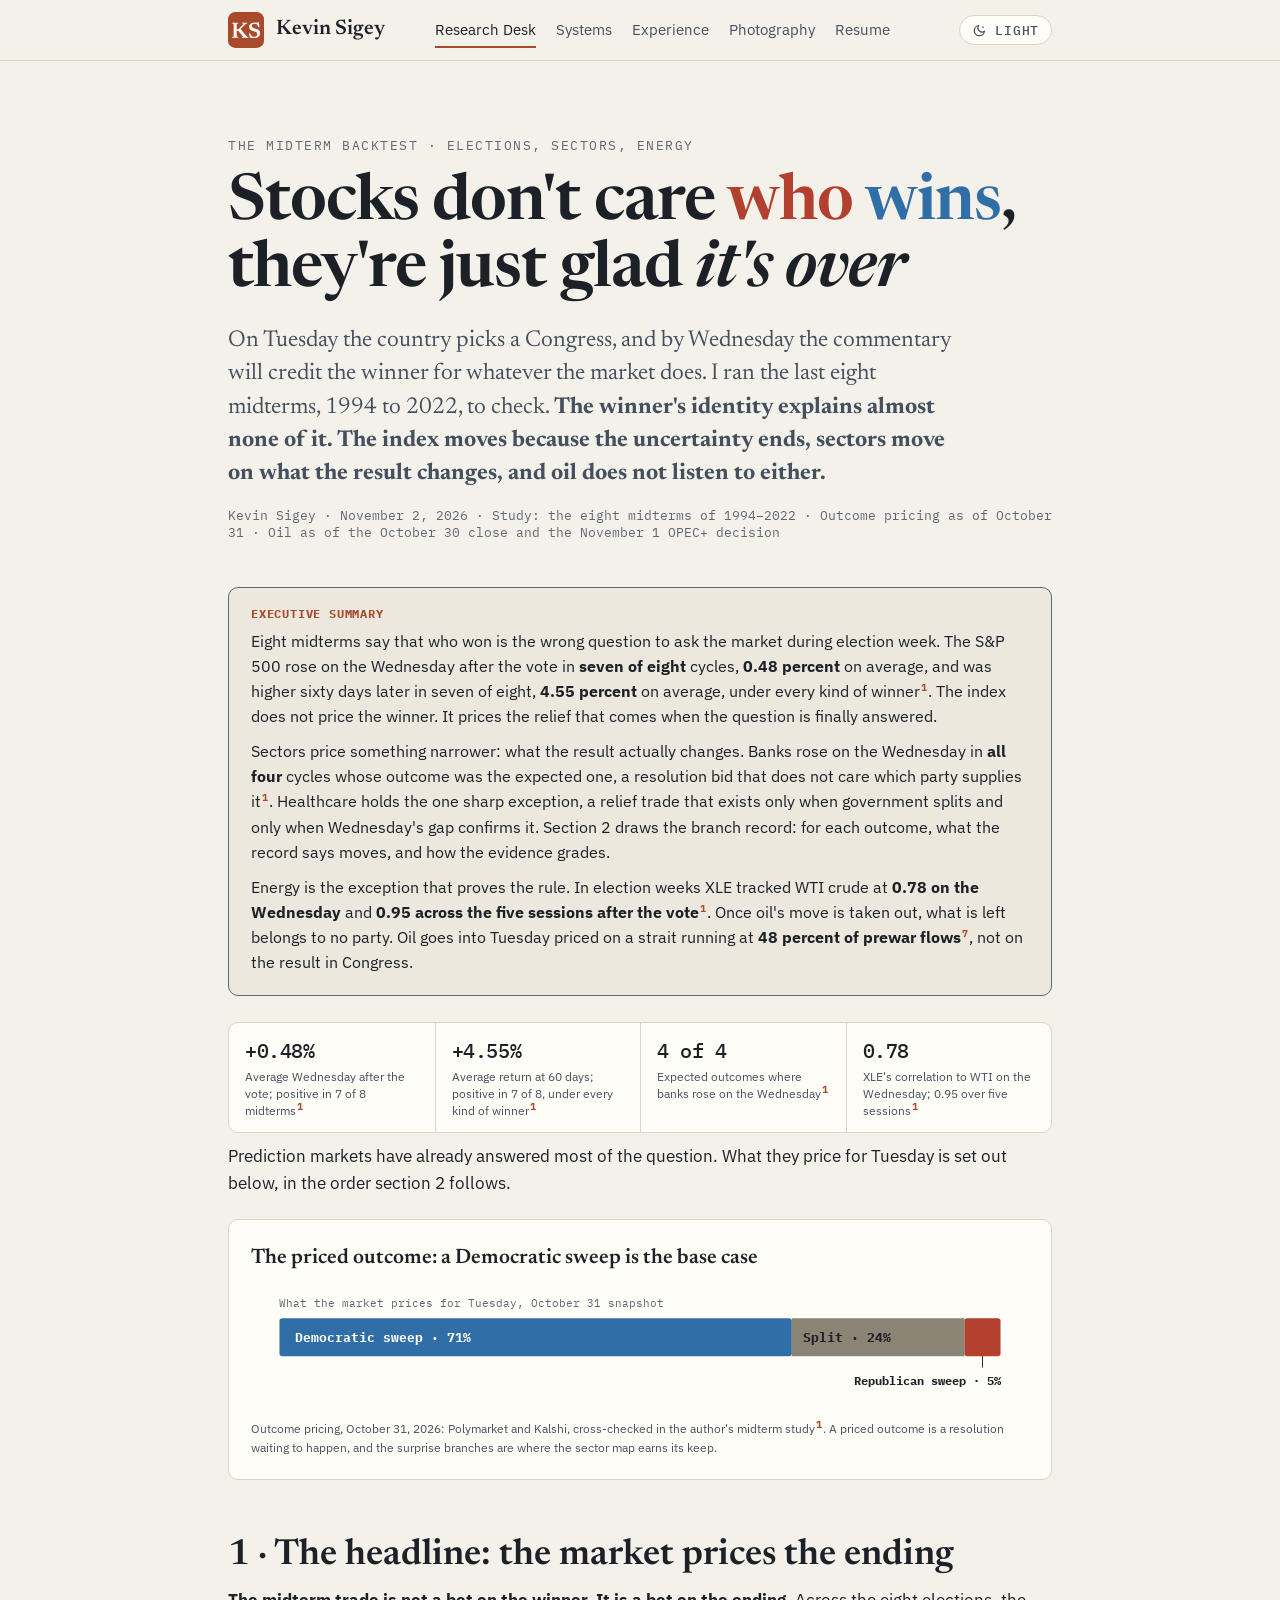
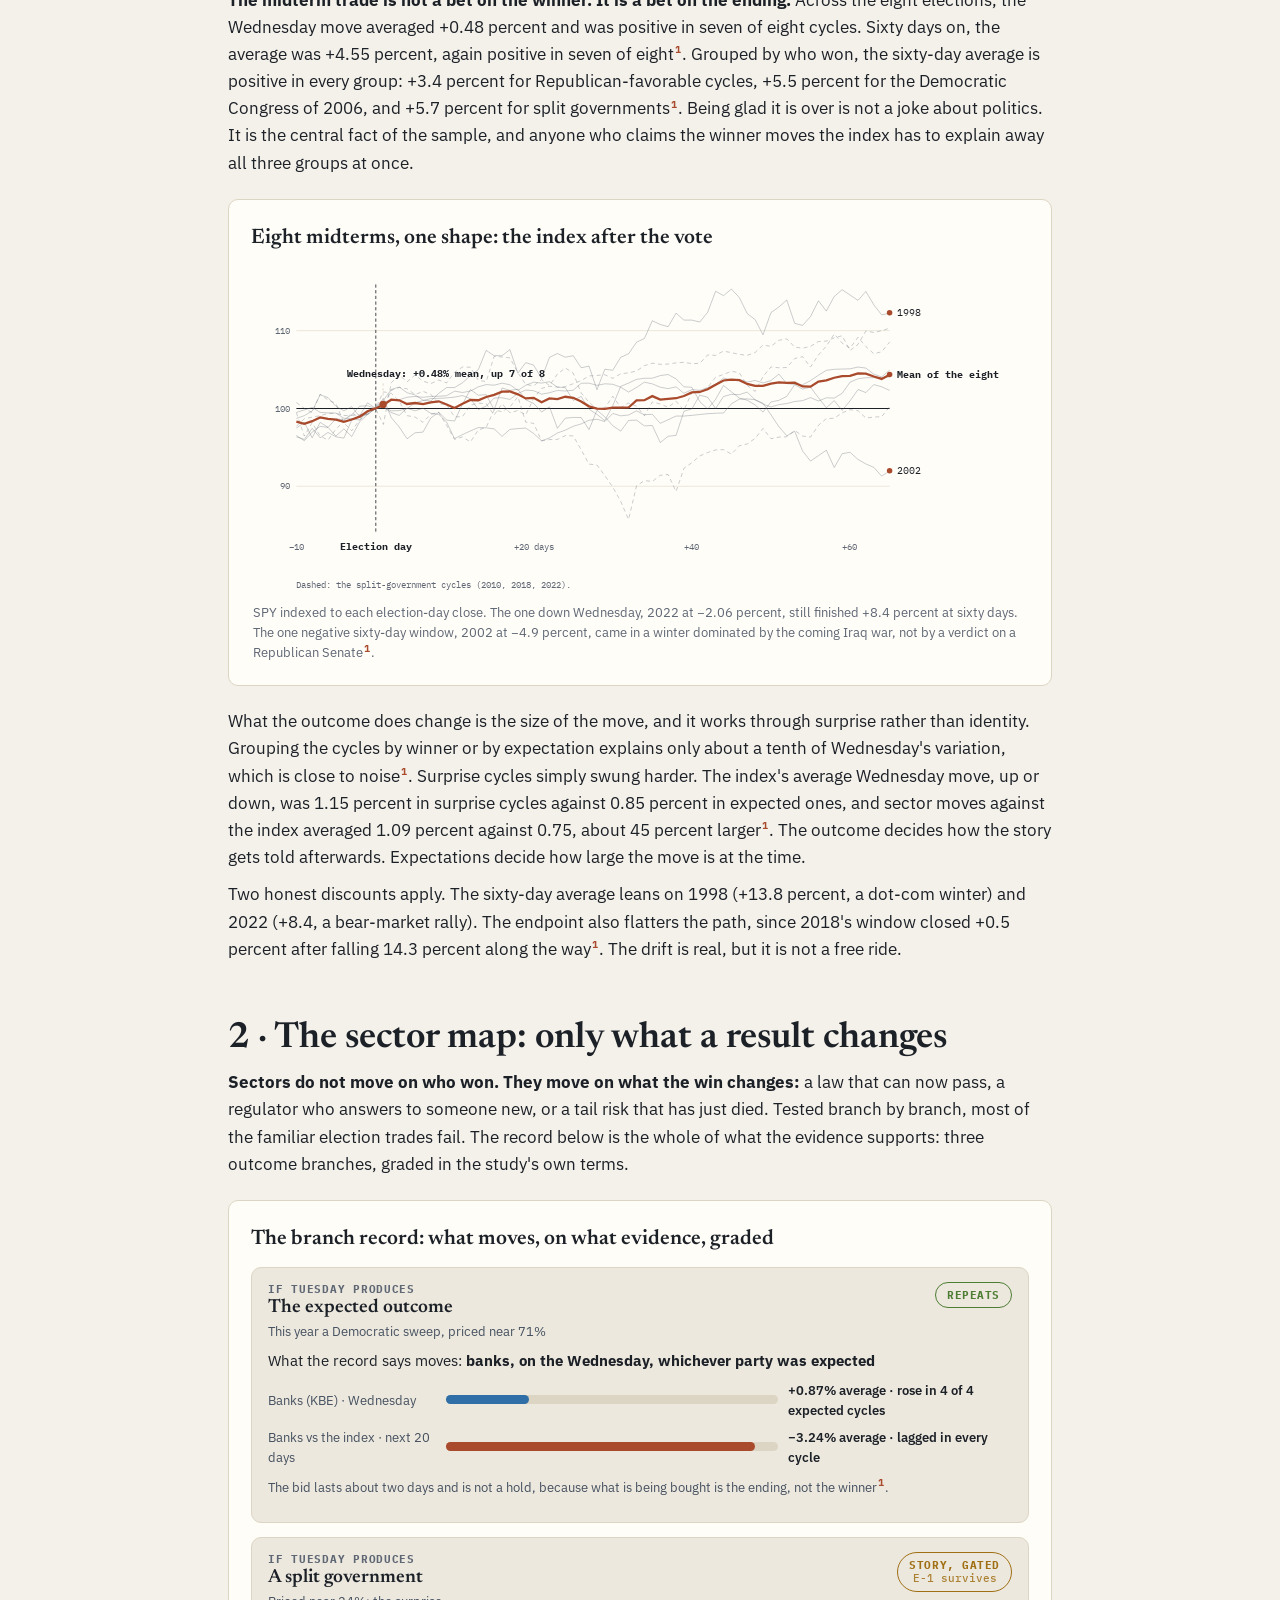
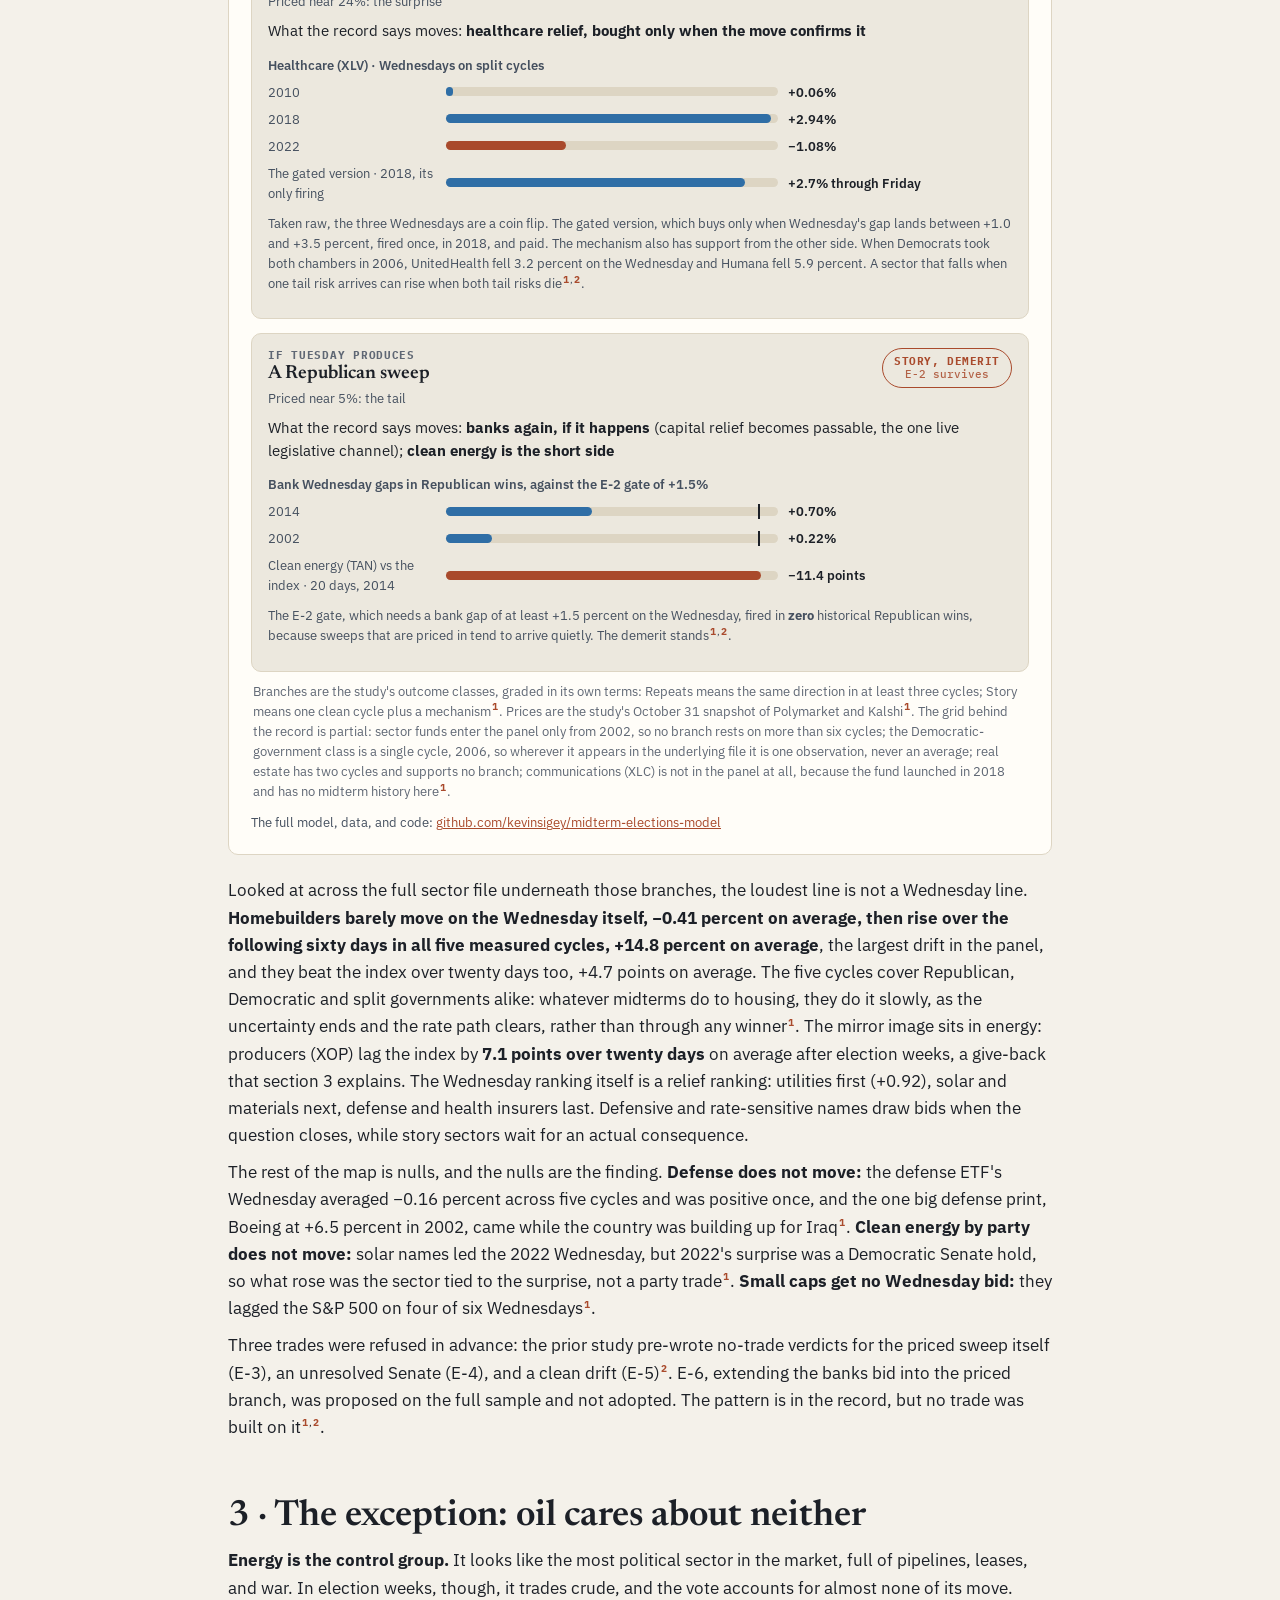
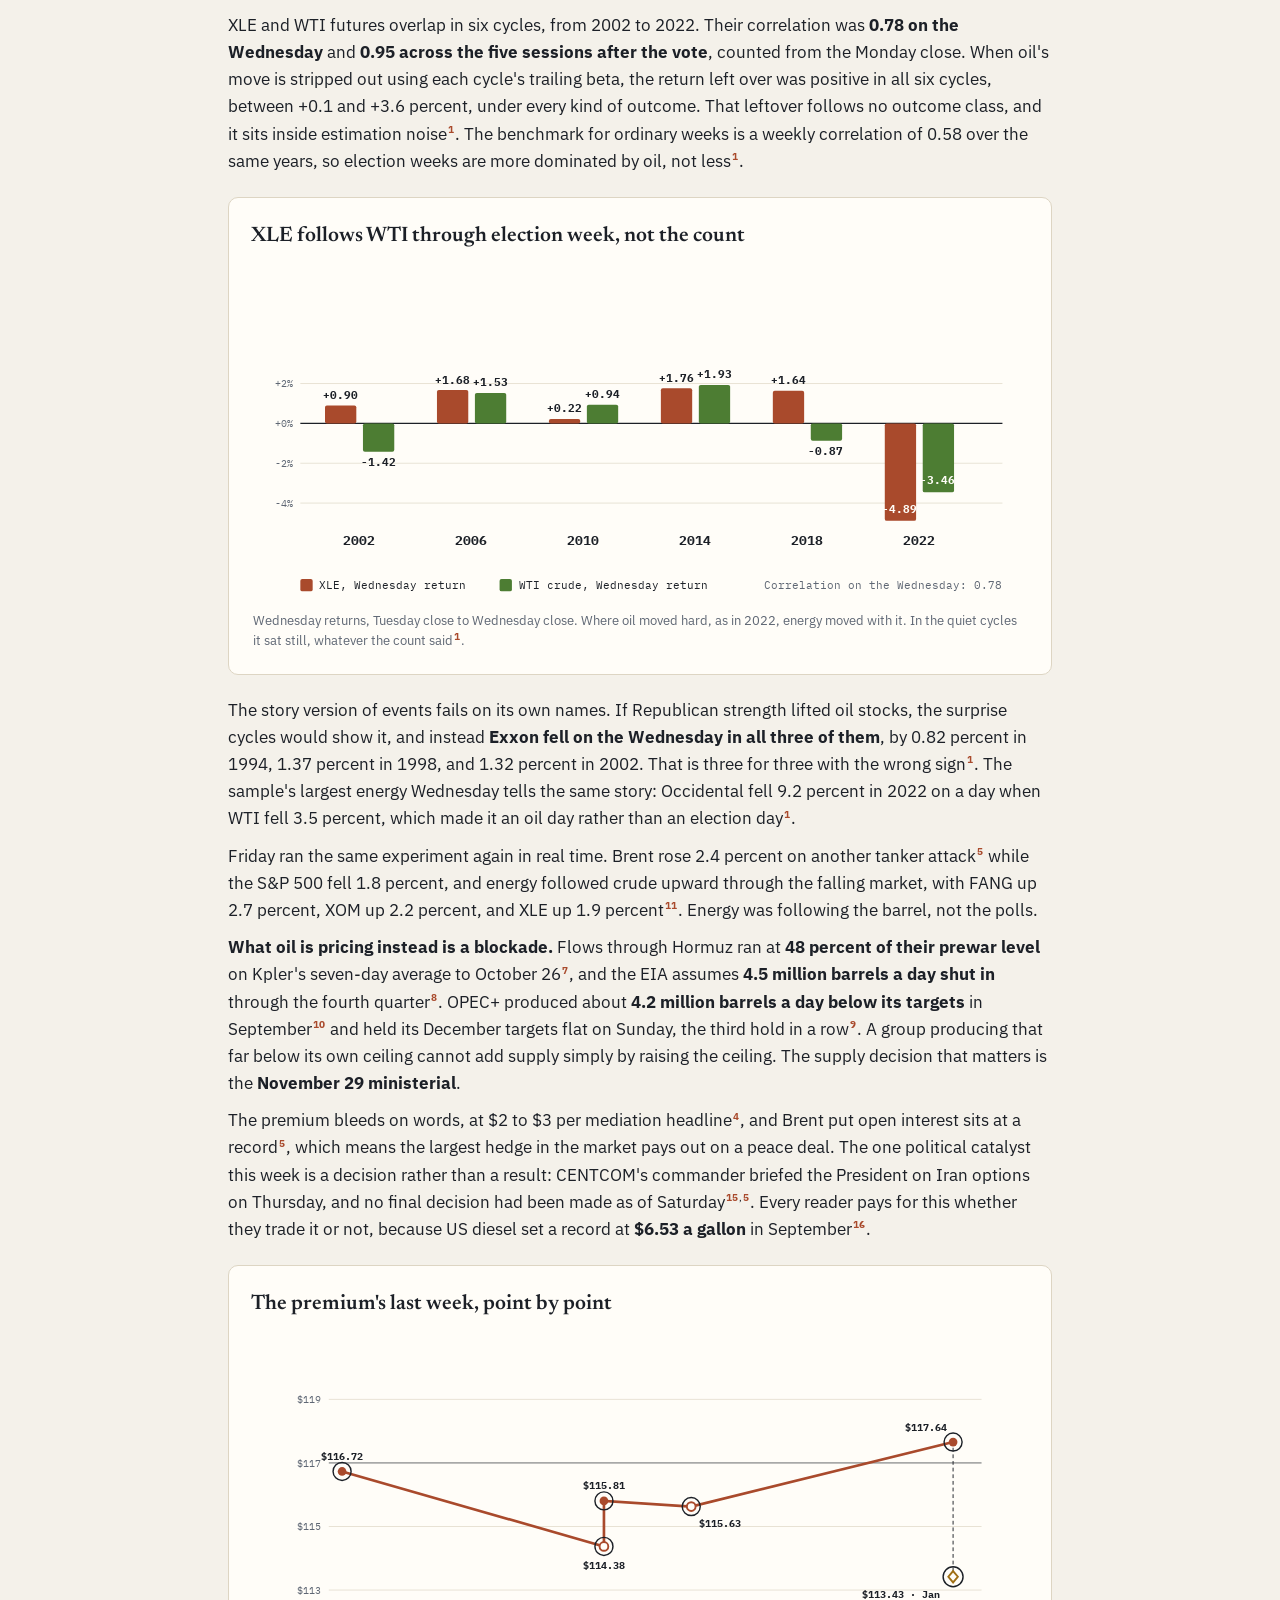
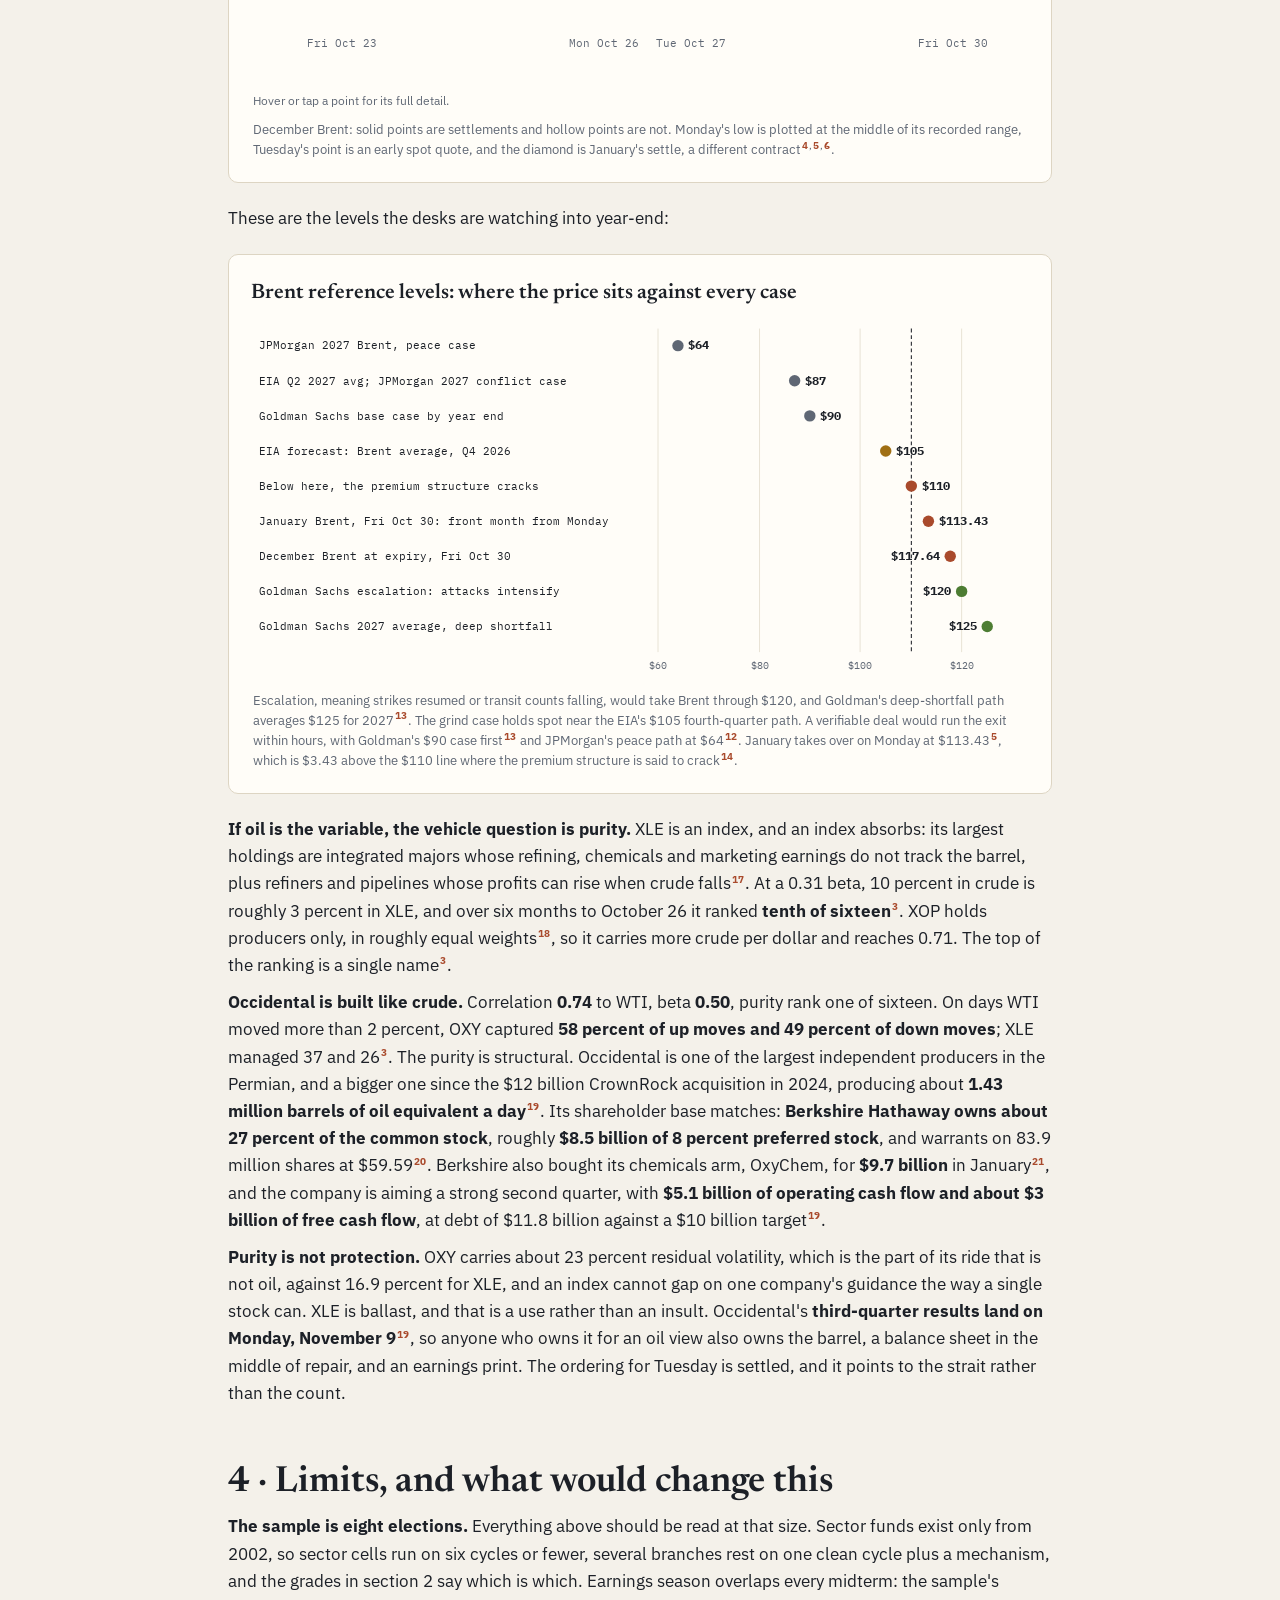
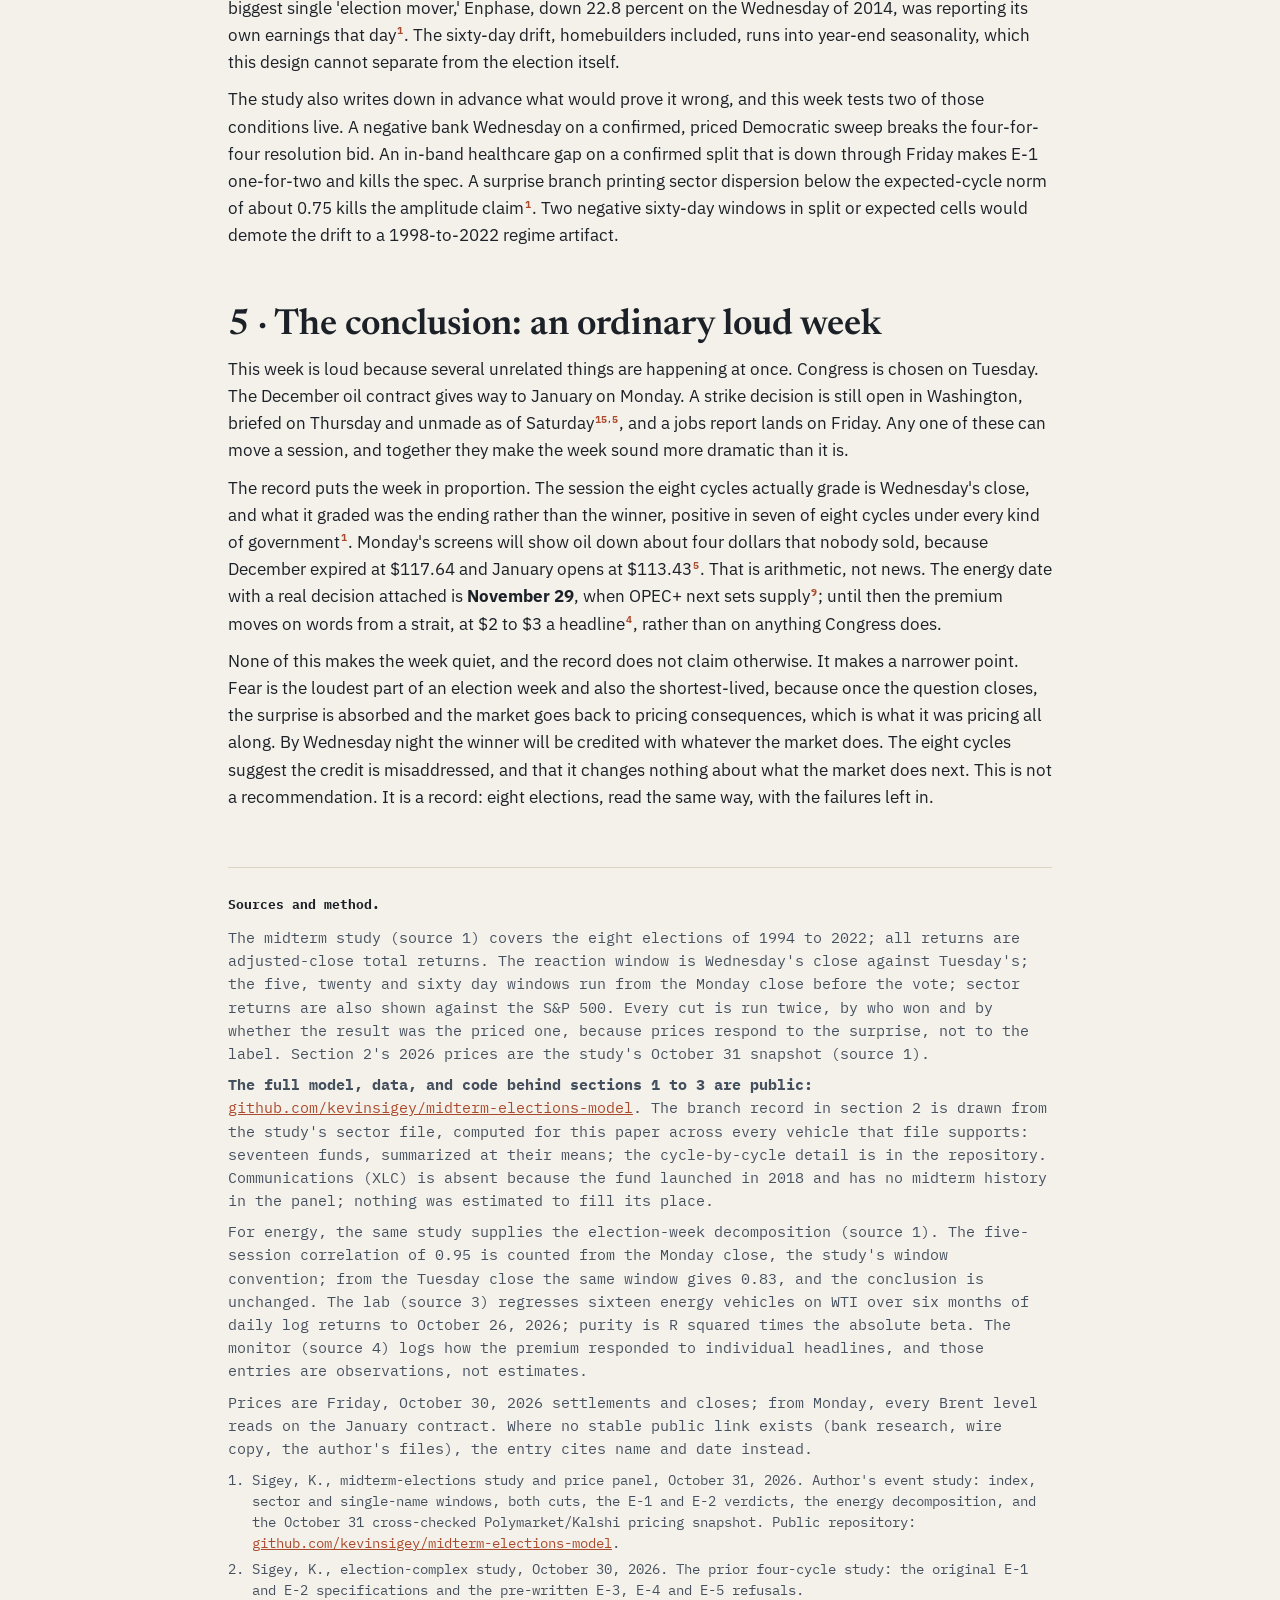
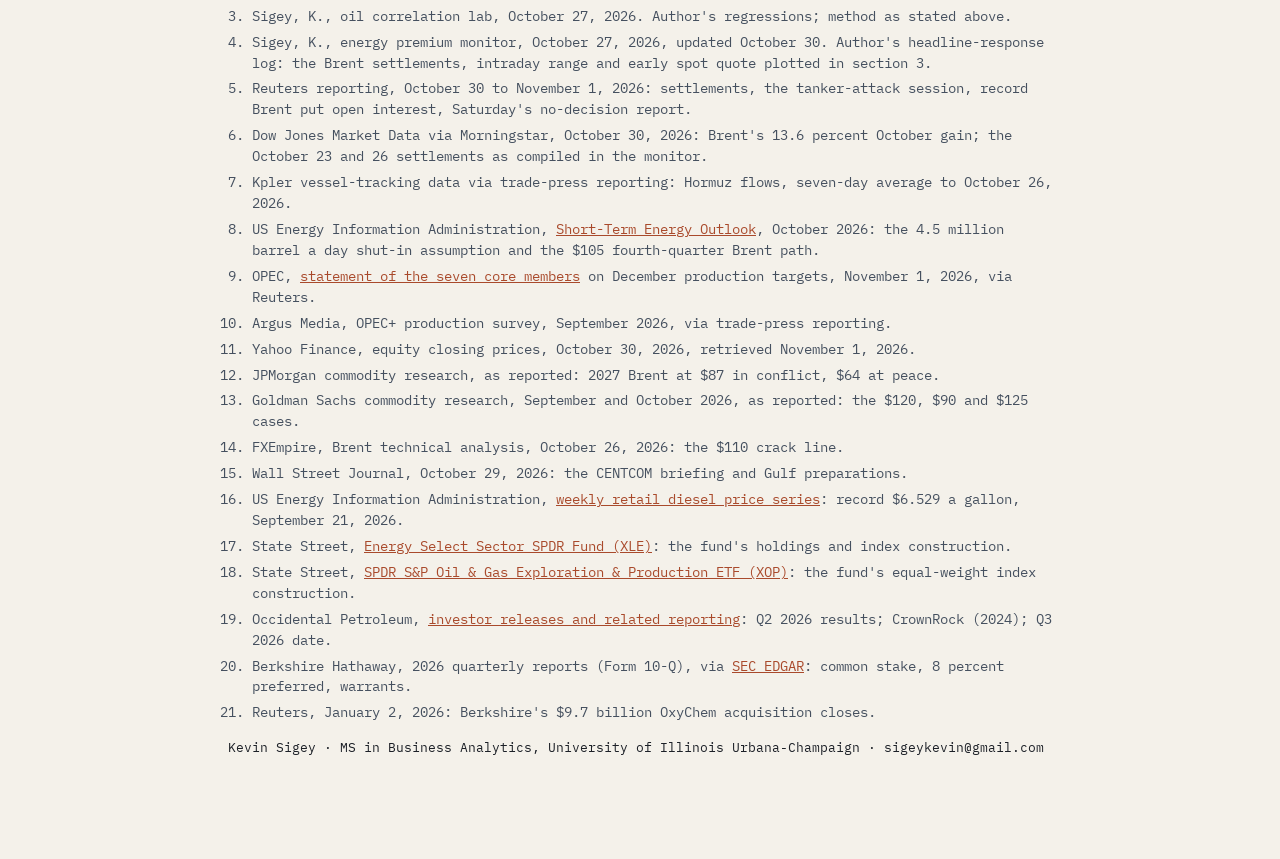
<file: stocks-dont-care-who-wins.html>
<!DOCTYPE html>
<html lang="en"><head><meta charset="utf-8"><meta name="viewport" content="width=device-width, initial-scale=1">
<title>Stocks don't care who wins, they're just glad it's over · Kevin Sigey</title>
<link rel="icon" href="favicon.ico" sizes="48x48">
<link rel="icon" type="image/svg+xml" href="favicons/research.svg">
<meta property="og:title" content="Stocks don't care who wins, they're just glad it's over">
<meta property="og:description" content="Eight midterms, 1994 to 2022: the S&amp;P 500 rose on the Wednesday after the vote in seven of eight, whoever won, and again at sixty days. The index prices the ending, not the winner. What a result moves is sectors, and oil is priced on a blocked strait, not the ballot.">
<meta property="og:image" content="https://kevinsigey.github.io/portfolio/og/stocks-dont-care-who-wins.png">
<meta property="og:url" content="https://kevinsigey.github.io/portfolio/stocks-dont-care-who-wins.html">
<meta property="og:type" content="article">
<meta name="twitter:card" content="summary_large_image">
<meta name="twitter:title" content="Stocks don't care who wins, they're just glad it's over">
<meta name="twitter:description" content="Eight midterms, 1994 to 2022: the S&amp;P 500 rose on the Wednesday after the vote in seven of eight, whoever won, and again at sixty days. The index prices the ending, not the winner. What a result moves is sectors, and oil is priced on a blocked strait, not the ballot.">
<meta name="twitter:image" content="https://kevinsigey.github.io/portfolio/og/stocks-dont-care-who-wins.png">
<link rel="preconnect" href="https://fonts.googleapis.com"><link rel="preconnect" href="https://fonts.gstatic.com" crossorigin>
<link href="https://fonts.googleapis.com/css2?family=Newsreader:ital,wght@0,400;0,600;1,400;1,600&family=IBM+Plex+Mono:wght@400;500;700&family=IBM+Plex+Sans:wght@400;500;600;700&display=swap" rel="stylesheet">
<script>try{if(localStorage.getItem("ks-mode")==="dark"){document.documentElement.setAttribute("data-mode","dark")}}catch(e){}</script>
<style>
:root{
  --paper:#f4f1ea; --paper-2:#ece8de; --card:#fffdf8; --ink:#1c2027; --ink-2:#45505f; --ink-3:#5f6774;
  --line:#ddd5c3; --line-soft:#e7e1d2; --accent:#a94a2c; --accent-soft:rgba(169,74,44,.1);
  --slate:#2f6ea6; --sage:#4d7d33; --gold:#a06f14; --bad:#b3402e; --muted-fill:#c9c1ae;
  --bad-soft:rgba(179,64,46,.09); --sage-soft:rgba(77,125,51,.10);
  --serif:"Newsreader",Georgia,"Times New Roman",serif;
  --sans:"IBM Plex Sans",system-ui,-apple-system,sans-serif;
  --mono:"IBM Plex Mono",ui-monospace,monospace;
  --radius:10px; color-scheme:light;
}
html[data-mode="dark"]{
  --paper:#0b0d10; --paper-2:#101318; --card:#14181f; --ink:#eef1f5; --ink-2:#b9c2cf; --ink-3:#8b96a5;
  --line:#262d38; --line-soft:#1d232d; --accent:#e0865f; --accent-soft:rgba(224,134,95,.14);
  --slate:#9db8e4; --sage:#a3bc94; --gold:#ddbb62; --bad:#e08a75; --muted-fill:#3a4250;
  --bad-soft:rgba(224,138,117,.13); --sage-soft:rgba(163,188,148,.13);
  color-scheme:dark;
}
*{box-sizing:border-box;margin:0;padding:0}
html{scroll-behavior:smooth}
body{background:var(--paper);color:var(--ink);font-family:var(--sans);font-size:17px;line-height:1.6;-webkit-font-smoothing:antialiased;transition:background .2s,color .2s}
.wrap{max-width:880px;margin:0 auto;padding:0 28px 90px}
a{color:var(--accent)}
::selection{background:var(--accent);color:var(--card)}
.masthead{position:sticky;top:0;z-index:20;background:var(--paper);border-bottom:1px solid var(--line)}
.masthead-inner{max-width:880px;margin:0 auto;padding:0 28px;display:flex;align-items:center;gap:24px;height:60px}
.nameplate{font-family:var(--serif);font-size:21px;font-weight:600;white-space:nowrap}
.masthead .tag{font:12px var(--mono);color:var(--ink-3);letter-spacing:.08em;text-transform:uppercase}
.mode-toggle{margin-left:auto;flex:none;display:inline-flex;align-items:center;gap:8px;border:1px solid var(--line);background:var(--card);color:var(--ink-2);border-radius:999px;padding:6px 12px;font:500 12.5px var(--mono);letter-spacing:.06em;text-transform:uppercase;cursor:pointer}
.mode-toggle:hover{color:var(--ink);border-color:var(--ink-3)}
.mode-toggle .dot{width:10px;height:10px;border-radius:50%;border:1.5px solid currentColor}
html[data-mode="dark"] .mode-toggle .dot{background:currentColor}

.brand{display:flex;align-items:center;gap:12px;text-decoration:none;color:var(--ink);flex:none}
.monogram{flex:none;display:block;width:36px;height:36px;border-radius:8px}
.monogram svg{display:block;width:100%;height:100%}
.monogram .tile{fill:var(--accent)}
.monogram .ks{fill:var(--card)}
.site-nav{display:flex;gap:20px;margin-left:26px;font-size:14.5px;overflow-x:auto;scrollbar-width:none}
.site-nav::-webkit-scrollbar{display:none}
.site-nav a{text-decoration:none;color:var(--ink-2);white-space:nowrap;padding:6px 0}
.site-nav a:hover,.site-nav a[aria-current="page"]{color:var(--ink);box-shadow:inset 0 -2px 0 var(--accent)}
@media(max-width:720px){.site-nav{display:none}}
.kicker{font-family:var(--mono);font-size:12.5px;letter-spacing:.12em;text-transform:uppercase;color:var(--ink-3)}
.kicker .hl{color:var(--accent)}
.hero{padding:64px 0 8px}
.hero h1{font-family:var(--serif);font-weight:600;font-size:clamp(40px,6vw,64px);line-height:1.04;letter-spacing:-.015em;margin:16px 0 20px}
.hero h1 em{font-style:italic;color:var(--accent)}
.dek{font-family:var(--serif);font-size:clamp(19px,2.2vw,23px);line-height:1.45;color:var(--ink-2);max-width:56ch}
.byline{font:13px var(--mono);color:var(--ink-3);margin-top:16px}
.stat-strip{display:grid;grid-template-columns:repeat(4,1fr);margin-top:44px;border:1px solid var(--line);border-radius:var(--radius);background:var(--card)}
.stat{padding:20px 22px}
.stat + .stat{border-left:1px solid var(--line)}
.stat .v{font-family:var(--mono);font-size:28px;font-weight:500;letter-spacing:-.02em}
.stat-strip.s6 .v{font-size:22px}
.stat .l{font-size:14px;color:var(--ink-2);margin-top:4px;line-height:1.45}
h2{font-family:var(--serif);font-weight:600;font-size:clamp(27px,3.4vw,36px);line-height:1.12;margin:56px 0 8px}
h2 .no{color:var(--accent)}
p{margin:10px 0;color:var(--ink)}
.panel{background:var(--card);border:1px solid var(--line);border-radius:var(--radius);padding:22px 22px 12px;margin:22px 0}
.panel h3{font-family:var(--serif);font-size:21px;font-weight:600;margin:0 0 10px}
.cap{font-size:13px;color:var(--ink-3);margin:10px 2px 10px;line-height:1.55}
.score{display:grid;grid-template-columns:1fr;gap:10px;margin:18px 0}
.srow{display:flex;gap:14px;align-items:flex-start;background:var(--card);border:1px solid var(--line);border-radius:var(--radius);padding:15px 17px}
.srow .badge{font:500 21px var(--mono);white-space:nowrap;min-width:112px}
.srow .what{font-weight:600}
.srow .note{color:var(--ink-2);font-size:14.5px}
.good{color:var(--sage)} .bad{color:var(--bad)} .mid{color:var(--gold)}
.grid2{display:grid;grid-template-columns:1fr 1fr;gap:12px;margin:18px 0}
.grid3{display:grid;grid-template-columns:repeat(3,1fr);gap:12px;margin:18px 0}
.cell{border:1px solid var(--line);border-radius:var(--radius);padding:16px 17px;background:var(--card)}
.cell .tag{font:11.5px var(--mono);letter-spacing:.08em;text-transform:uppercase;color:var(--ink-3)}
.cell .big{font-family:var(--serif);font-size:20px;font-weight:600;margin:5px 0}
.cell p{font-size:14.5px;margin:4px 0;color:var(--ink-2)}
.cell.hot{background:var(--bad-soft)}
.cell.calm{background:var(--sage-soft)}
.slate{display:grid;grid-template-columns:repeat(3,1fr);gap:12px;margin:18px 0}
.card{background:var(--card);border:1px solid var(--line);border-radius:var(--radius);padding:15px 16px}
.card .d{font:11.5px var(--mono);letter-spacing:.08em;text-transform:uppercase;color:var(--accent)}
.card .t{font-family:var(--mono);font-size:20px;font-weight:500;margin:3px 0}
.card p{font-size:14px;margin:4px 0;color:var(--ink-2)}
.card .pend{font:12.5px var(--mono);color:var(--ink-3)}
.pull{font-family:var(--serif);font-size:23px;line-height:1.45;font-weight:600;border-left:3px solid var(--accent);padding:4px 0 4px 18px;margin:28px 0}
.subh{font-family:var(--serif);font-size:19px;font-weight:600;margin:20px 0 8px}
.twrap{overflow-x:auto;-webkit-overflow-scrolling:touch}
.twrap table{min-width:660px}
table{width:100%;border-collapse:collapse;margin:12px 0 6px;font-size:14.5px}
th{font:500 11px var(--mono);letter-spacing:.07em;text-transform:uppercase;color:var(--ink-3);text-align:left;padding:8px 10px;border-bottom:2px solid var(--line)}
td{padding:9px 10px;border-bottom:1px solid var(--line-soft);color:var(--ink-2);vertical-align:top;line-height:1.45}
td.n,th.n{text-align:right;font-family:var(--mono);font-size:13.5px;color:var(--ink);white-space:nowrap}
td.deal{color:var(--ink);font-weight:600}
tr.hl td{background:var(--accent-soft)}
@media(max-width:720px){table{font-size:13px}td,th{padding:7px 6px}td.n,th.n{font-size:12px}}
.foot{border-top:1px solid var(--line);margin-top:56px;padding-top:16px;font:13px var(--mono);color:var(--ink-3);line-height:1.7}
svg{display:block;max-width:100%;height:auto}
svg text{font-family:var(--mono)}
.f-beat{fill:var(--sage)} .f-miss{fill:var(--bad)} .f-inl{fill:var(--ink-3)} .f-gm{fill:var(--gold)} .f-clay{fill:var(--accent)} .f-slate{fill:var(--slate)}
.t-ink{fill:var(--ink)} .t-mut{fill:var(--ink-3)} .t-inv{fill:var(--card)}
.s-ink{stroke:var(--ink)} .s-line{stroke:var(--line)} .s-clay{stroke:var(--accent)} .s-mut{stroke:var(--ink-3)}
@media(max-width:720px){.stat-strip{grid-template-columns:1fr 1fr}.stat:nth-child(3){border-left:0}.stat:nth-child(n+3){border-top:1px solid var(--line)}.slate,.grid3{grid-template-columns:1fr}.grid2{grid-template-columns:1fr}.wrap,.masthead-inner{padding:0 18px}.mode-toggle .lbl{display:none}}


.callout{border:1px solid var(--line);border-left:4px solid var(--gold);background:var(--card);border-radius:var(--radius);padding:16px 20px;margin:26px 0}
.callout .big{font-family:var(--serif);font-size:20px;font-weight:600;margin:2px 0 6px}
.callout p{color:var(--ink-2);font-size:15.5px}
.mode-toggle svg{width:15px;height:15px;flex:none}
.mode-toggle .ic-sun{display:none}
html[data-mode="dark"] .mode-toggle .ic-sun{display:block}
html[data-mode="dark"] .mode-toggle .ic-moon{display:none}

thead th{background:var(--paper-2);color:var(--ink);border-bottom:2px solid var(--ink-3);padding:10px}
tbody td{border-bottom:1px solid var(--line)}
tbody tr:nth-child(even) td{background:var(--paper-2)}
tbody tr:hover td{background:var(--accent-soft)}
td strong{color:var(--ink)}
/* --- premium flow diagram (carried from the oil paper) --- */
.flow{display:flex;gap:8px;align-items:stretch;margin:8px 0 2px}
.fstep{flex:1 1 0;background:var(--paper-2);border:1px solid var(--line);border-radius:8px;padding:12px 13px}
.fstep .fn{font:700 11.5px var(--mono);letter-spacing:.05em;text-transform:uppercase;color:var(--accent);margin-bottom:6px}
.fstep p{font-size:13.5px;color:var(--ink-2);line-height:1.5;margin:0}
.fstep.hot{border-color:var(--accent)}
.farrow{align-self:center;color:var(--ink-3);font-size:17px;flex:none}
@media(max-width:720px){.flow{flex-direction:column}.farrow{transform:rotate(90deg)}}
/* --- executive summary --- */
.execsum{border:1px solid var(--ink-3);background:var(--paper-2);border-radius:var(--radius);padding:18px 22px 10px;margin:28px 0 4px}
.execsum .tag{font:700 11.5px var(--mono);letter-spacing:.07em;text-transform:uppercase;color:var(--accent);margin-bottom:8px}
.execsum p{font-size:15.5px;line-height:1.62;color:var(--ink);margin:0 0 10px}
/* --- numbered sources --- */
sup.src{font-size:10px;line-height:0;vertical-align:super;white-space:nowrap}
sup.src a{color:var(--accent);text-decoration:none;font-weight:700;padding:0 1px}
sup.src a:hover,sup.src a:focus-visible{text-decoration:underline}
.foot .meth p{margin:0 0 8px;font-size:14.5px;line-height:1.6;color:var(--ink-2)}
ol.srclist{font-size:13.5px;line-height:1.55;color:var(--ink-2);padding-left:24px;margin:10px 0 14px}
ol.srclist li{margin-bottom:5px}
ol.srclist a{color:var(--accent)}
/* --- resolution chart paths --- */
.p-ind{fill:none;stroke:var(--slate);stroke-width:1.2;opacity:.38}
.p-split{fill:none;stroke:var(--slate);stroke-width:1.2;opacity:.38;stroke-dasharray:5 4}
.p-mean{fill:none;stroke:var(--accent);stroke-width:2.8}
.p-dot{fill:var(--accent)}

/* --- v2 election colors: read in both ks-modes --- */
.elec-r{color:#b3402e}
.elec-b{color:#2f6ea6}
html[data-mode="dark"] .elec-r{color:#e0684f}
html[data-mode="dark"] .elec-b{color:#7aa7dd}
.f-r{fill:#b3402e}
.f-b{fill:#2f6ea6}
.f-n{fill:#8a8474}
html[data-mode="dark"] .f-r{fill:#e0684f}
html[data-mode="dark"] .f-b{fill:#7aa7dd}
html[data-mode="dark"] .f-n{fill:#6b7686}
.c-r{fill:#b3402e}
.c-d{fill:#2f6ea6}
.c-s{fill:#8a8474;opacity:.75}
html[data-mode="dark"] .c-r{fill:#e0684f}
html[data-mode="dark"] .c-d{fill:#7aa7dd}
html[data-mode="dark"] .c-s{fill:#9aa4b2;opacity:.8}
.meanmark{fill:var(--ink)}
.pm-lab{font-size:12.5px;font-weight:700}
.pm-cite{font-size:12px;color:var(--ink-2);margin-top:8px}
.repo-link{font-size:12.5px;color:var(--ink-2);margin-top:6px}
.repo-link a{color:var(--accent)}
/* panelpop: chart-panel pop-out viewer (site-wide, Nov 2026).
   A marked panel ([data-panel-pop]) opens whole: chart, title, caption,
   in a full-screen viewer, the way photos open on the Photography page.
   The viewer zooms (rev. 2, Nov 2026): a toolbar shows the real zoom
   percentage with minus, plus and Fit controls. 100% is the panel at
   exactly its in-page width; the panel keeps a wide layout (up to
   1100px, charts refit on the resize event) and is transform-scaled
   inside a sizing wrapper set to the scaled dimensions, so the overlay
   scrolls and pans over the true zoomed size. Pinch zoom still works
   on top of the transform. */
[data-panel-pop]{cursor:zoom-in;position:relative}
[data-panel-pop]:focus-visible{outline:2px solid var(--accent,#b4552d);outline-offset:3px}
.pp-badge{position:absolute;top:10px;right:10px;width:30px;height:30px;border-radius:999px;display:grid;place-items:center;background:var(--card,#fffdf8);color:var(--ink-2,#8b96a5);border:1px solid var(--line,#ccc);opacity:0;pointer-events:none;transition:opacity .15s;z-index:6}
[data-panel-pop]:hover .pp-badge,[data-panel-pop]:focus-visible .pp-badge{opacity:.94}
@media(hover:none){.pp-badge{opacity:.78}}
.pp-overlay{position:fixed;inset:0;z-index:400;background:rgba(8,10,12,.76);-webkit-backdrop-filter:blur(3px);backdrop-filter:blur(3px);display:none;overflow:auto;overscroll-behavior:contain;padding:26px 14px 44px;box-sizing:border-box}
.pp-overlay.open{display:block}
.pp-stage{margin:0 auto;position:relative}
.pp-zoomwrap{position:relative;margin:0 auto}
.pp-stage [data-panel-pop]{cursor:default}
.pp-close{position:fixed;top:12px;right:12px;z-index:410;width:42px;height:42px;border-radius:999px;border:1px solid rgba(255,255,255,.4);background:rgba(14,16,20,.88);color:#fff;display:grid;place-items:center;cursor:pointer;padding:0}
.pp-close svg{width:19px;height:19px;display:block}
.pp-tools{position:fixed;top:12px;left:50%;transform:translateX(-50%);z-index:420;display:flex;align-items:center;gap:2px;background:rgba(14,16,20,.88);border:1px solid rgba(255,255,255,.4);border-radius:999px;padding:4px;color:#fff;font-family:ui-monospace,SFMono-Regular,Menlo,Consolas,monospace}
.pp-zbtn{appearance:none;-webkit-appearance:none;width:34px;height:34px;border-radius:999px;border:0;background:transparent;color:#fff;font-size:19px;line-height:1;display:grid;place-items:center;cursor:pointer;padding:0;font-family:inherit}
.pp-zbtn:hover,.pp-zbtn:active{background:rgba(255,255,255,.18)}
.pp-zbtn.pp-zfit{width:auto;padding:0 11px;font-size:12px;font-weight:600;letter-spacing:.05em}
.pp-zlabel{min-width:50px;text-align:center;font-size:12.5px;font-weight:600;letter-spacing:.02em}
body.pp-lock{overflow:hidden}
.pp-ph{border:1px dashed var(--line,#ccc);border-radius:8px;box-sizing:border-box}
@media(max-width:720px){.pp-overlay{padding:14px 8px 30px}}
/* /panelpop-css */

/* --- v3: metric strip demoted to a supporting strip under the summary --- */
.stat-strip.sm{margin-top:26px}
.stat-strip.sm .stat{padding:12px 16px}
.stat-strip.sm .stat .v{font-size:20px}
.stat-strip.sm .stat .l{font-size:12px;margin-top:2px;line-height:1.4}
/* --- v3: the branch record, the table drawn as a visual --- */
.branches{display:flex;flex-direction:column;gap:14px;margin-top:8px}
.branch{border:1px solid var(--line);border-radius:10px;padding:14px 16px;background:var(--paper-2)}
.branch .b-top{display:flex;justify-content:space-between;align-items:flex-start;gap:12px}
.branch .b-lab{font:700 10.5px var(--mono);letter-spacing:.07em;text-transform:uppercase;color:var(--ink-3)}
.branch .b-if{font-family:var(--serif);font-size:19px;font-weight:600;line-height:1.25}
.branch .b-price{font-size:12.5px;color:var(--ink-2);margin-top:2px}
.chip{flex:none;font:700 11px var(--mono);letter-spacing:.05em;text-transform:uppercase;border-radius:999px;padding:5px 11px;border:1.5px solid;text-align:center;line-height:1.3}
.chip small{display:block;font-weight:500;text-transform:none;letter-spacing:0;font-size:10.5px;opacity:.85}
.chip-rep{color:var(--sage);border-color:var(--sage)}
.chip-gate{color:var(--gold);border-color:var(--gold)}
.chip-dem{color:var(--accent);border-color:var(--accent)}
.branch .b-moves{font-size:14.5px;margin-top:8px}
.evgroup{font-size:12.5px;color:var(--ink-2);margin-top:12px;font-weight:600}
.evrow{display:flex;align-items:center;gap:10px;margin-top:7px;font-size:12.5px}
.evrow .evlab{flex:0 0 168px;color:var(--ink-2)}
.evrow .evbar{flex:1 1 auto;height:9px;background:var(--line);border-radius:5px;position:relative;min-width:56px}
.evrow .evbar i{position:absolute;left:0;top:0;bottom:0;border-radius:5px;background:var(--slate)}
.evrow .evbar i.neg{background:var(--accent)}
.evrow .evbar .gate{position:absolute;top:-3px;bottom:-3px;width:2px;background:var(--ink)}
.evrow .evval{flex:0 0 224px;font-weight:600;color:var(--ink)}
.branch .b-note{font-size:13px;color:var(--ink-2);margin-top:11px;line-height:1.55}
@media(max-width:720px){.evrow{flex-wrap:wrap}.evrow .evlab{flex:1 1 100%}.evrow .evval{flex:1 1 100%}}
/* --- v3: premium chart point pop-ups (the oil paper's popover pattern) --- */
.ptip{cursor:pointer;outline:none}
.ptip:focus-visible .pdot{stroke:var(--ink);stroke-width:2.5}
.ptlab{font-size:11px;font-weight:700}
#tipop{position:fixed;z-index:500;max-width:min(320px,88vw);background:var(--card);color:var(--ink);border:1px solid var(--ink-3);border-radius:10px;box-shadow:0 12px 34px rgba(0,0,0,.28);padding:12px 14px;font-size:13.5px;line-height:1.55;display:none}
#tipop.open{display:block}
#tipop .tt{font:700 11px var(--mono);letter-spacing:.06em;text-transform:uppercase;color:var(--accent);margin-bottom:4px}
#tipop p{margin:0;color:var(--ink-2)}

/* --- v4: color discipline: the resolution paths leave slate blue for a
   neutral gray; red/blue in charts now mean parties or nothing --- */
.p-ind{stroke:var(--ink-3);opacity:.34}
.p-split{stroke:var(--ink-3);opacity:.34;stroke-dasharray:5 4}
/* --- v4: premium point highlight ring + instruction line --- */
.pring{fill:none;stroke:var(--ink);stroke-width:1.6;opacity:0;transition:opacity .15s ease;pointer-events:none}
.ptip:hover .pring,.ptip:focus-visible .pring,.ptip.open .pring{opacity:1}
.pt-hint{font-size:12px;color:var(--ink-3);margin:6px 2px 0}

/* --- v5: the H1's italic tail reads in ink (the desk rule colors h1
   em accent); title color lives on 'who wins' only --- */
.hero h1 em{color:inherit}
/* --- v5: premium rings visible at rest (ink tone, both modes); the
   hovered, focused or pinned point's ring thickens --- */
.pring{opacity:1;stroke-width:1.5}
.ptip:hover .pring,.ptip:focus-visible .pring,.ptip.open .pring{stroke-width:2.6}

</style></head><body>
<header class="masthead"><div class="masthead-inner">
<a class="brand" href="index.html" aria-label="Kevin Sigey, home"><span class="monogram"><svg viewBox="0 0 64 64" aria-hidden="true" focusable="false"><rect class="tile" width="64" height="64" rx="13"/><path class="ks" transform="translate(5.433 45.859) scale(0.01984)" d="M1417 -112 1564 -55V0H964V-50L1081 -98L634 -636H508V-109L659 -55V0H79V-55L234 -109V-1243L79 -1297V-1352H663V-1298L508 -1243V-763H659L1135 -1249L980 -1298V-1352H1455V-1298L1305 -1247L846 -794Z M2351 -1346 2443 -1421H2490L2551 -955L2475 -945L2322 -1202Q2283 -1225 2241 -1238Q2182 -1256 2115 -1256Q1987 -1256 1922.5 -1206.5Q1858 -1157 1858 -1069Q1858 -1009 1886.5 -969.5Q1915 -930 1964.5 -903.0Q2014 -876 2077.0 -855.0Q2140 -834 2209 -813Q2278 -791 2347.0 -762.0Q2416 -733 2473.0 -689.0Q2530 -645 2564.5 -576.5Q2599 -508 2599 -407Q2599 -264 2529.5 -168.5Q2460 -73 2337.0 -24.5Q2214 24 2053 24Q1944 24 1858.5 11.5Q1773 -1 1681 -34L1601 -414H1679L1889 -116Q1949 -102 2018 -102Q2131 -102 2205.0 -127.0Q2279 -152 2315.5 -201.5Q2352 -251 2352 -326Q2352 -395 2317.0 -440.0Q2282 -485 2225.0 -513.5Q2168 -542 2099.5 -563.0Q2031 -584 1964 -606Q1897 -629 1836.0 -658.0Q1775 -687 1728.0 -729.5Q1681 -772 1654.0 -835.0Q1627 -898 1627 -988Q1627 -1109 1687.5 -1196.0Q1748 -1283 1860.5 -1330.0Q1973 -1377 2127 -1377Q2224 -1377 2307 -1358Q2328 -1353 2351 -1346Z"/></svg></span><span class="nameplate">Kevin Sigey</span></a>
<nav class="site-nav" aria-label="Primary">
<a href="writing.html" aria-current="page">Research Desk</a>
<a href="index.html#systems">Systems</a>
<a href="index.html#experience">Experience</a>
<a href="photos.html">Photography</a>
<a href="assets/resume.pdf" target="_blank" rel="noopener">Resume</a>
</nav>
<button class="mode-toggle" type="button" data-mode-toggle aria-pressed="false" aria-label="Toggle dark mode"><svg class="ic-moon" viewBox="0 0 24 24" fill="none" stroke="currentColor" stroke-width="2" stroke-linecap="round" stroke-linejoin="round" aria-hidden="true"><path d="M20 13.2A8.2 8.2 0 1 1 10.8 4 6.6 6.6 0 0 0 20 13.2Z"/><path d="M17.5 4.5l.6 1.6 1.6.6-1.6.6-.6 1.6-.6-1.6-1.6-.6 1.6-.6z" fill="currentColor" stroke="none"/></svg><svg class="ic-sun" viewBox="0 0 24 24" fill="none" stroke="currentColor" stroke-width="2" stroke-linecap="round" aria-hidden="true"><circle cx="12" cy="12" r="4.2"/><path d="M12 2.5v2.4M12 19.1v2.4M2.5 12h2.4M19.1 12h2.4M5 5l1.7 1.7M17.3 17.3L19 19M19 5l-1.7 1.7M6.7 17.3L5 19"/></svg><span class="lbl">Light</span></button>
</div></header>
<div class="wrap"><header class="hero">
<p class="kicker">The Midterm Backtest <span class="hl">·</span> Elections, Sectors, Energy</p>
<h1>Stocks don't care <span class="elec-r">who</span> <span class="elec-b">wins</span>, they're just glad <em>it's over</em></h1>
<p class="dek">On Tuesday the country picks a Congress, and by Wednesday the commentary will credit the winner for whatever the market does. I ran the last eight midterms, 1994 to 2022, to check. <strong>The winner's identity explains almost none of it. The index moves because the uncertainty ends, sectors move on what the result changes, and oil does not listen to either.</strong></p>
<p class="byline">Kevin Sigey · November 2, 2026 · Study: the eight midterms of 1994–2022 · Outcome pricing as of October 31 · Oil as of the October 30 close and the November 1 OPEC+ decision</p>
</header>

<div class="execsum"><div class="tag">Executive summary</div>
<p>Eight midterms say that who won is the wrong question to ask the market during election week. The S&amp;P 500 rose on the Wednesday after the vote in <strong>seven of eight</strong> cycles, <strong>0.48 percent</strong> on average, and was higher sixty days later in seven of eight, <strong>4.55 percent</strong> on average, under every kind of winner<sup class="src"><a href="#src-1">1</a></sup>. The index does not price the winner. It prices the relief that comes when the question is finally answered.</p>
<p>Sectors price something narrower: what the result actually changes. Banks rose on the Wednesday in <strong>all four</strong> cycles whose outcome was the expected one, a resolution bid that does not care which party supplies it<sup class="src"><a href="#src-1">1</a></sup>. Healthcare holds the one sharp exception, a relief trade that exists only when government splits and only when Wednesday's gap confirms it. Section 2 draws the branch record: for each outcome, what the record says moves, and how the evidence grades.</p>
<p>Energy is the exception that proves the rule. In election weeks XLE tracked WTI crude at <strong>0.78 on the Wednesday</strong> and <strong>0.95 across the five sessions after the vote</strong><sup class="src"><a href="#src-1">1</a></sup>. Once oil's move is taken out, what is left belongs to no party. Oil goes into Tuesday priced on a strait running at <strong>48 percent of prewar flows</strong><sup class="src"><a href="#src-7">7</a></sup>, not on the result in Congress.</p>
</div>

<div class="stat-strip sm">
<div class="stat"><div class="v">+0.48%</div><div class="l">Average Wednesday after the vote; positive in 7 of 8 midterms<sup class="src"><a href="#src-1">1</a></sup></div></div>
<div class="stat"><div class="v">+4.55%</div><div class="l">Average return at 60 days; positive in 7 of 8, under every kind of winner<sup class="src"><a href="#src-1">1</a></sup></div></div>
<div class="stat"><div class="v">4 of 4</div><div class="l">Expected outcomes where banks rose on the Wednesday<sup class="src"><a href="#src-1">1</a></sup></div></div>
<div class="stat"><div class="v">0.78</div><div class="l">XLE's correlation to WTI on the Wednesday; 0.95 over five sessions<sup class="src"><a href="#src-1">1</a></sup></div></div>
</div>

<p>Prediction markets have already answered most of the question. What they price for Tuesday is set out below, in the order section 2 follows.</p>
<div class="panel" data-panel-pop><h3>The priced outcome: a Democratic sweep is the base case</h3>
<svg viewBox="0 0 820 132" role="img" aria-label="Prediction market pricing for the 2026 midterms: Democratic sweep 71 percent, split Congress 24 percent, Republican sweep 5 percent"><rect x="30" y="34" width="540" height="40" class="f-b" rx="3"/><rect x="570" y="34" width="182" height="40" class="f-n"/><rect x="752" y="34" width="38" height="40" class="f-r" rx="3"/><text x="46" y="59" font-size="13.5" font-weight="700" class="t-inv">Democratic sweep · 71%</text><text x="582" y="59" font-size="13.5" font-weight="700" class="t-ink">Split · 24%</text><line x1="771" y1="74" x2="771" y2="86" class="s-ink" stroke-width="1"/><text x="790" y="104" text-anchor="end" font-size="13" font-weight="700" class="t-ink">Republican sweep · 5%</text><text x="30" y="22" font-size="12" class="t-mut">What the market prices for Tuesday, October 31 snapshot</text></svg>
<p class="pm-cite">Outcome pricing, October 31, 2026: Polymarket and Kalshi, cross-checked in the author's midterm study<sup class="src"><a href="#src-1">1</a></sup>. A priced outcome is a resolution waiting to happen, and the surprise branches are where the sector map earns its keep.</p></div>
<h2>1 · The headline: the market prices the ending</h2>
<p><strong>The midterm trade is not a bet on the winner. It is a bet on the ending.</strong> Across the eight elections, the Wednesday move averaged +0.48 percent and was positive in seven of eight cycles. Sixty days on, the average was +4.55 percent, again positive in seven of eight<sup class="src"><a href="#src-1">1</a></sup>. Grouped by who won, the sixty-day average is positive in every group: +3.4 percent for Republican-favorable cycles, +5.5 percent for the Democratic Congress of 2006, and +5.7 percent for split governments<sup class="src"><a href="#src-1">1</a></sup>. Being glad it is over is not a joke about politics. It is the central fact of the sample, and anyone who claims the winner moves the index has to explain away all three groups at once.</p>
<div class="panel" data-panel-pop><h3>Eight midterms, one shape: the index after the vote</h3>
<svg viewBox="0 0 960 404" role="img" aria-label="S&P 500 paths around the eight midterm elections, 1994 to 2022, indexed to the election-day close"><line x1="56" y1="273" x2="788" y2="273" class="s-line" stroke-width="0.7"/><text x="48" y="277" text-anchor="end" font-size="11" class="t-mut">90</text><line x1="56" y1="177" x2="788" y2="177" class="s-ink" stroke-width="1.4"/><text x="48" y="181" text-anchor="end" font-size="11" class="t-mut">100</text><line x1="56" y1="81" x2="788" y2="81" class="s-line" stroke-width="0.7"/><text x="48" y="85" text-anchor="end" font-size="11" class="t-mut">110</text><polyline points="56.0,189.4 65.8,185.9 75.5,180.2 85.3,160.1 95.0,163.6 104.8,174.4 114.6,179.9 124.3,174.8 134.1,187.2 143.8,184.3 153.6,177.0 163.4,175.4 173.1,182.1 182.9,185.6 192.6,176.7 202.4,179.9 212.2,176.7 221.9,183.1 231.7,184.3 241.4,193.9 251.2,214.3 261.0,209.2 270.7,204.8 280.5,200.6 290.2,200.9 300.0,202.2 309.8,211.5 319.5,202.8 329.3,201.9 339.0,201.2 348.8,207.9 358.6,216.9 368.3,213.4 378.1,207.3 387.8,203.8 397.6,199.0 407.4,196.1 417.1,191.6 426.9,190.3 436.6,193.2 446.4,183.2 456.2,186.1 465.9,185.1 475.7,180.0 485.4,184.8 495.2,184.2 505.0,195.4 514.7,190.9 524.5,186.4 534.2,186.4 544.0,185.5 553.8,184.5 563.5,183.5 573.3,182.9 583.0,182.6 592.8,171.3 602.6,165.5 612.3,165.2 622.1,166.2 631.8,171.6 641.6,175.2 651.4,172.3 661.1,171.0 670.9,168.4 680.6,167.4 690.4,163.6 700.2,167.8 709.9,163.9 719.7,164.2 729.4,158.4 739.2,144.6 749.0,140.4 758.7,139.1 768.5,139.1 778.2,139.1 788.0,137.9" class="p-ind"/><polyline points="56.0,212.0 65.8,215.2 75.5,201.5 85.3,213.3 95.0,206.6 104.8,212.0 114.6,213.6 124.3,191.3 134.1,186.1 143.8,170.0 153.6,177.0 163.4,166.8 173.1,153.6 182.9,150.6 192.6,157.6 202.4,160.3 212.2,166.8 221.9,167.9 231.7,158.4 241.4,151.2 251.2,151.2 261.0,145.3 270.7,136.6 280.5,129.1 290.2,105.4 300.0,111.9 309.8,111.9 319.5,104.4 329.3,133.4 339.0,120.5 348.8,123.5 358.6,140.1 368.3,114.0 378.1,109.2 387.8,113.8 397.6,111.9 407.4,126.8 417.1,124.8 426.9,153.9 436.6,128.6 446.4,129.9 456.2,113.9 465.9,109.6 475.7,95.3 485.4,90.7 495.2,68.8 505.0,73.4 514.7,76.1 524.5,59.4 534.2,68.0 544.0,68.0 553.8,70.4 563.5,58.3 573.3,32.4 583.0,37.8 592.8,29.7 602.6,40.2 612.3,59.9 622.1,67.5 631.8,86.1 641.6,58.8 651.4,51.8 661.1,43.2 670.9,72.0 680.6,74.5 690.4,63.7 700.2,44.2 709.9,56.9 719.7,38.8 729.4,30.5 739.2,37.0 749.0,43.7 758.7,32.6 768.5,49.1 778.2,61.5 788.0,59.4" class="p-ind"/><polyline points="56.0,201.3 65.8,194.2 75.5,213.3 85.3,194.2 95.0,200.3 104.8,211.1 114.6,202.2 124.3,211.7 134.1,193.4 143.8,184.5 153.6,177.0 163.4,164.6 173.1,188.3 182.9,199.9 192.6,214.4 202.4,207.1 212.2,206.2 221.9,188.7 231.7,181.7 241.4,191.3 251.2,192.5 261.0,171.6 270.7,153.7 280.5,160.7 290.2,160.0 300.0,178.6 309.8,151.7 319.5,154.8 329.3,153.3 339.0,166.4 348.8,170.8 358.6,181.4 368.3,175.1 378.1,201.5 387.8,189.0 397.6,188.1 407.4,188.2 417.1,203.1 426.9,179.1 436.6,187.4 446.4,198.3 456.2,205.0 465.9,191.8 475.7,191.4 485.4,198.5 495.2,198.0 505.0,219.1 514.7,211.4 524.5,210.2 534.2,180.5 544.0,177.5 553.8,160.7 563.5,163.1 573.3,177.1 583.0,162.3 592.8,159.6 602.6,160.0 612.3,156.8 622.1,166.5 631.8,170.5 641.6,184.8 651.4,199.5 661.1,210.8 670.9,205.2 680.6,229.5 690.4,241.9 700.2,235.3 709.9,228.5 719.7,249.9 729.4,232.9 739.2,231.1 749.0,240.0 758.7,245.5 768.5,249.7 778.2,260.5 788.0,254.3" class="p-ind"/><polyline points="56.0,182.0 65.8,178.8 75.5,175.8 85.3,181.8 95.0,182.5 104.8,182.7 114.6,189.1 124.3,189.6 134.1,191.3 143.8,180.7 153.6,177.0 163.4,174.9 173.1,180.0 182.9,179.6 192.6,177.2 202.4,170.0 212.2,167.3 221.9,164.8 231.7,164.5 241.4,164.0 251.2,163.0 261.0,161.1 270.7,165.0 280.5,178.3 290.2,174.2 300.0,164.2 309.8,163.8 319.5,165.9 329.3,158.5 339.0,154.3 348.8,155.1 358.6,159.4 368.3,157.6 378.1,154.8 387.8,155.5 397.6,154.5 407.4,145.9 417.1,145.8 426.9,148.5 436.6,146.6 446.4,147.2 456.2,150.8 465.9,156.8 475.7,151.1 485.4,144.6 495.2,146.7 505.0,150.8 514.7,152.5 524.5,150.4 534.2,158.3 544.0,153.8 553.8,154.6 563.5,151.3 573.3,147.0 583.0,139.6 592.8,141.5 602.6,141.1 612.3,144.4 622.1,142.5 631.8,145.5 641.6,142.6 651.4,134.6 661.1,146.4 670.9,147.3 680.6,147.8 690.4,142.7 700.2,136.0 709.9,130.0 719.7,128.7 729.4,128.4 739.2,128.1 749.0,125.9 758.7,127.2 768.5,134.7 778.2,138.1 788.0,129.7" class="p-ind"/><polyline points="56.0,198.9 65.8,189.8 75.5,187.7 85.3,186.0 95.0,183.2 104.8,183.0 114.6,185.7 124.3,185.6 134.1,184.8 143.8,184.5 153.6,177.0 163.4,173.2 173.1,154.7 182.9,151.0 192.6,152.8 202.4,159.9 212.2,155.9 221.9,159.6 231.7,171.2 241.4,172.5 251.2,187.5 261.0,187.0 270.7,173.1 280.5,170.4 290.2,171.2 300.0,185.2 309.8,171.2 319.5,182.4 329.3,179.5 339.0,184.8 348.8,164.7 358.6,152.3 368.3,149.6 378.1,150.7 387.8,150.1 397.6,146.5 407.4,142.7 417.1,136.9 426.9,136.3 436.6,135.4 446.4,139.9 456.2,134.2 465.9,133.1 475.7,130.7 485.4,124.3 495.2,121.2 505.0,122.6 514.7,122.2 524.5,120.8 534.2,120.1 544.0,121.7 553.8,121.4 563.5,111.0 573.3,111.5 583.0,106.2 592.8,108.2 602.6,110.3 612.3,111.5 622.1,107.9 631.8,98.7 641.6,100.4 651.4,92.9 661.1,91.1 670.9,101.3 680.6,102.7 690.4,100.4 700.2,94.5 709.9,93.9 719.7,89.9 729.4,87.3 739.2,105.6 749.0,97.9 758.7,81.3 768.5,83.3 778.2,81.0 788.0,78.0" class="p-split"/><polyline points="56.0,210.3 65.8,216.9 75.5,206.2 85.3,199.1 95.0,200.4 104.8,189.7 114.6,191.1 124.3,185.0 134.1,174.2 143.8,173.7 153.6,177.0 163.4,171.0 173.1,167.1 182.9,166.2 192.6,163.2 202.4,162.2 212.2,163.3 221.9,162.2 231.7,161.9 241.4,161.3 251.2,155.7 261.0,157.3 270.7,155.6 280.5,150.3 290.2,147.6 300.0,148.3 309.8,145.8 319.5,147.8 329.3,154.7 339.0,148.4 348.8,144.6 358.6,145.7 368.3,144.0 378.1,150.7 387.8,151.3 397.6,167.1 407.4,162.2 417.1,177.9 426.9,184.4 436.6,192.0 446.4,173.6 456.2,149.8 465.9,145.7 475.7,141.1 485.4,139.8 495.2,139.7 505.0,136.5 514.7,135.1 524.5,140.5 534.2,150.3 544.0,150.9 553.8,168.6 563.5,177.7 573.3,165.8 583.0,148.6 592.8,156.5 602.6,164.2 612.3,166.9 622.1,172.7 631.8,181.5 641.6,169.0 651.4,167.0 661.1,162.1 670.9,147.7 680.6,153.1 690.4,150.8 700.2,163.7 709.9,176.2 719.7,167.3 729.4,179.5 739.2,167.7 749.0,153.7 758.7,157.4 768.5,147.6 778.2,150.3 788.0,154.7" class="p-ind"/><polyline points="56.0,182.2 65.8,211.1 75.5,194.5 85.3,211.0 95.0,216.1 104.8,202.5 114.6,192.6 124.3,182.6 134.1,188.2 143.8,183.0 153.6,177.0 163.4,156.5 173.1,158.3 182.9,167.8 192.6,185.9 202.4,187.6 212.2,194.1 221.9,184.3 231.7,181.8 241.4,197.9 251.2,215.2 261.0,212.1 270.7,218.3 280.5,203.5 290.2,200.4 300.0,178.9 309.8,181.0 319.5,175.2 329.3,162.5 339.0,193.9 348.8,195.4 358.6,217.1 368.3,215.4 378.1,215.2 387.8,210.6 397.6,210.9 407.4,227.9 417.1,245.7 426.9,246.7 436.6,259.9 446.4,274.1 456.2,291.7 465.9,314.0 475.7,272.6 485.4,266.0 495.2,267.1 505.0,259.5 514.7,258.6 524.5,279.5 534.2,250.9 544.0,243.9 553.8,235.6 563.5,231.4 573.3,228.2 583.0,227.8 592.8,233.4 602.6,223.1 612.3,220.8 622.1,213.9 631.8,201.7 641.6,214.3 651.4,212.4 661.1,211.9 670.9,204.1 680.6,211.1 690.4,212.4 700.2,197.8 709.9,189.6 719.7,189.1 729.4,182.5 739.2,178.5 749.0,179.7 758.7,188.8 768.5,187.7 778.2,187.1 788.0,175.0" class="p-split"/><polyline points="56.0,169.7 65.8,176.9 75.5,182.1 85.3,159.4 95.0,166.5 104.8,170.7 114.6,194.8 124.3,204.5 134.1,191.1 143.8,182.1 153.6,177.0 163.4,196.7 173.1,145.2 182.9,135.7 192.6,144.2 202.4,135.7 212.2,143.3 221.9,146.4 231.7,141.9 241.4,145.5 251.2,132.2 261.0,125.9 270.7,126.1 280.5,142.2 290.2,143.9 300.0,112.7 309.8,113.5 319.5,114.6 329.3,133.0 339.0,147.4 348.8,149.1 358.6,141.4 368.3,148.8 378.1,134.6 387.8,127.0 397.6,133.4 407.4,157.9 417.1,169.4 426.9,177.6 436.6,176.3 446.4,162.0 456.2,175.8 465.9,170.3 475.7,174.1 485.4,186.0 495.2,169.0 505.0,171.5 514.7,175.6 524.5,168.2 534.2,179.2 544.0,157.3 553.8,157.9 563.5,151.0 573.3,138.6 583.0,135.0 592.8,131.1 602.6,133.0 612.3,148.7 622.1,155.9 631.8,137.7 641.6,125.8 651.4,126.8 661.1,126.5 670.9,115.4 680.6,113.1 690.4,125.9 700.2,111.0 709.9,100.2 719.7,85.1 729.4,96.3 739.2,102.6 749.0,89.1 758.7,100.6 768.5,109.5 778.2,107.1 788.0,95.1" class="p-split"/><polyline points="56.0,193.2 65.8,196.1 75.5,192.7 85.3,188.1 95.0,189.9 104.8,190.8 114.6,193.6 124.3,190.6 134.1,187.1 143.8,180.4 153.6,177.0 163.4,172.4 173.1,166.2 182.9,167.0 192.6,171.5 202.4,170.3 212.2,171.7 221.9,169.6 231.7,168.2 241.4,172.2 251.2,176.5 261.0,171.2 270.7,166.6 280.5,166.9 290.2,162.9 300.0,160.2 309.8,156.3 319.5,156.0 329.3,159.6 339.0,164.6 348.8,163.9 358.6,169.3 368.3,164.7 378.1,165.5 387.8,162.6 397.6,163.9 407.4,168.5 417.1,174.4 426.9,177.1 436.6,177.4 446.4,176.0 456.2,175.9 465.9,175.8 475.7,167.0 485.4,166.8 495.2,161.8 505.0,166.1 514.7,165.3 524.5,164.4 534.2,161.7 544.0,157.3 553.8,156.7 563.5,153.4 573.3,147.9 583.0,142.5 592.8,141.4 602.6,142.1 612.3,146.8 622.1,149.1 631.8,149.2 641.6,146.3 651.4,144.7 661.1,145.4 670.9,145.2 680.6,149.9 690.4,150.1 700.2,143.8 709.9,142.4 719.7,139.1 729.4,137.0 739.2,136.9 749.0,133.8 758.7,134.1 768.5,137.6 778.2,140.6 788.0,135.5" class="p-mean"/><line x1="154" y1="24" x2="154" y2="330" class="s-ink" stroke-width="1" stroke-dasharray="4 3"/><text x="154" y="352" text-anchor="middle" font-size="12" font-weight="700" class="t-ink">Election day</text><text x="349" y="352" text-anchor="middle" font-size="11.5" class="t-mut">+20 days</text><text x="544" y="352" text-anchor="middle" font-size="11.5" class="t-mut">+40</text><text x="739" y="352" text-anchor="middle" font-size="11.5" class="t-mut">+60</text><text x="56" y="352" text-anchor="middle" font-size="11.5" class="t-mut">−10</text><circle cx="163" cy="172" r="4.5" class="p-dot"/><line x1="163" y1="146" x2="163" y2="163" class="s-line" stroke-width="1" stroke-dasharray="3 3"/><text x="118" y="138" font-size="12" font-weight="700" class="t-ink">Wednesday: +0.48% mean, up 7 of 8</text><circle cx="788" cy="59" r="3.4" class="p-dot"/><text x="797" y="63" font-size="12" class="t-ink">1998</text><circle cx="788" cy="135" r="3.4" class="p-dot"/><text x="797" y="139" font-size="12" font-weight="700" class="t-ink">Mean of the eight</text><circle cx="788" cy="254" r="3.4" class="p-dot"/><text x="797" y="258" font-size="12" class="t-ink">2002</text><text x="56" y="398" font-size="11.5" class="t-mut">Dashed: the split-government cycles (2010, 2018, 2022).</text></svg>
<p class="cap">SPY indexed to each election-day close. The one down Wednesday, 2022 at −2.06 percent, still finished +8.4 percent at sixty days. The one negative sixty-day window, 2002 at −4.9 percent, came in a winter dominated by the coming Iraq war, not by a verdict on a Republican Senate<sup class="src"><a href="#src-1">1</a></sup>.</p></div>
<p>What the outcome does change is the size of the move, and it works through surprise rather than identity. Grouping the cycles by winner or by expectation explains only about a tenth of Wednesday's variation, which is close to noise<sup class="src"><a href="#src-1">1</a></sup>. Surprise cycles simply swung harder. The index's average Wednesday move, up or down, was 1.15 percent in surprise cycles against 0.85 percent in expected ones, and sector moves against the index averaged 1.09 percent against 0.75, about 45 percent larger<sup class="src"><a href="#src-1">1</a></sup>. The outcome decides how the story gets told afterwards. Expectations decide how large the move is at the time.</p>
<p>Two honest discounts apply. The sixty-day average leans on 1998 (+13.8 percent, a dot-com winter) and 2022 (+8.4, a bear-market rally). The endpoint also flatters the path, since 2018's window closed +0.5 percent after falling 14.3 percent along the way<sup class="src"><a href="#src-1">1</a></sup>. The drift is real, but it is not a free ride.</p>
<h2>2 · The sector map: only what a result changes</h2>
<p><strong>Sectors do not move on who won. They move on what the win changes:</strong> a law that can now pass, a regulator who answers to someone new, or a tail risk that has just died. Tested branch by branch, most of the familiar election trades fail. The record below is the whole of what the evidence supports: three outcome branches, graded in the study's own terms.</p>
<div class="panel" data-panel-pop><h3>The branch record: what moves, on what evidence, graded</h3>
<div class="branches">
<div class="branch">
<div class="b-top"><div><div class="b-lab">If Tuesday produces</div><div class="b-if">The expected outcome</div><div class="b-price">This year a Democratic sweep, priced near 71%</div></div><span class="chip chip-rep">Repeats</span></div>
<div class="b-moves">What the record says moves: <strong>banks, on the Wednesday, whichever party was expected</strong></div>
<div class="evrow"><span class="evlab">Banks (KBE) · Wednesday</span><span class="evbar"><i class="pos" style="width:25%"></i></span><span class="evval">+0.87% average · rose in 4 of 4 expected cycles</span></div>
<div class="evrow"><span class="evlab">Banks vs the index · next 20 days</span><span class="evbar"><i class="neg" style="width:93%"></i></span><span class="evval">−3.24% average · lagged in every cycle</span></div>
<p class="b-note">The bid lasts about two days and is not a hold, because what is being bought is the ending, not the winner<sup class="src"><a href="#src-1">1</a></sup>.</p>
</div>
<div class="branch">
<div class="b-top"><div><div class="b-lab">If Tuesday produces</div><div class="b-if">A split government</div><div class="b-price">Priced near 24%: the surprise</div></div><span class="chip chip-gate">Story, gated<small>E-1 survives</small></span></div>
<div class="b-moves">What the record says moves: <strong>healthcare relief, bought only when the move confirms it</strong></div>
<div class="evgroup">Healthcare (XLV) · Wednesdays on split cycles</div>
<div class="evrow"><span class="evlab">2010</span><span class="evbar"><i class="pos" style="width:2%"></i></span><span class="evval">+0.06%</span></div>
<div class="evrow"><span class="evlab">2018</span><span class="evbar"><i class="pos" style="width:98%"></i></span><span class="evval">+2.94%</span></div>
<div class="evrow"><span class="evlab">2022</span><span class="evbar"><i class="neg" style="width:36%"></i></span><span class="evval">−1.08%</span></div>
<div class="evrow"><span class="evlab">The gated version · 2018, its only firing</span><span class="evbar"><i class="pos" style="width:90%"></i></span><span class="evval">+2.7% through Friday</span></div>
<p class="b-note">Taken raw, the three Wednesdays are a coin flip. The gated version, which buys only when Wednesday's gap lands between +1.0 and +3.5 percent, fired once, in 2018, and paid. The mechanism also has support from the other side. When Democrats took both chambers in 2006, UnitedHealth fell 3.2 percent on the Wednesday and Humana fell 5.9 percent. A sector that falls when one tail risk arrives can rise when both tail risks die<sup class="src"><a href="#src-1">1</a>,<a href="#src-2">2</a></sup>.</p>
</div>
<div class="branch">
<div class="b-top"><div><div class="b-lab">If Tuesday produces</div><div class="b-if">A Republican sweep</div><div class="b-price">Priced near 5%: the tail</div></div><span class="chip chip-dem">Story, demerit<small>E-2 survives</small></span></div>
<div class="b-moves">What the record says moves: <strong>banks again, if it happens</strong> (capital relief becomes passable, the one live legislative channel); <strong>clean energy is the short side</strong></div>
<div class="evgroup">Bank Wednesday gaps in Republican wins, against the E-2 gate of +1.5%</div>
<div class="evrow"><span class="evlab">2014</span><span class="evbar"><i class="pos" style="width:44%"></i><span class="gate" style="left:94%"></span></span><span class="evval">+0.70%</span></div>
<div class="evrow"><span class="evlab">2002</span><span class="evbar"><i class="pos" style="width:14%"></i><span class="gate" style="left:94%"></span></span><span class="evval">+0.22%</span></div>
<div class="evrow"><span class="evlab">Clean energy (TAN) vs the index · 20 days, 2014</span><span class="evbar"><i class="neg" style="width:95%"></i></span><span class="evval">−11.4 points</span></div>
<p class="b-note">The E-2 gate, which needs a bank gap of at least +1.5 percent on the Wednesday, fired in <strong>zero</strong> historical Republican wins, because sweeps that are priced in tend to arrive quietly. The demerit stands<sup class="src"><a href="#src-1">1</a>,<a href="#src-2">2</a></sup>.</p>
</div>
</div>
<p class="cap">Branches are the study's outcome classes, graded in its own terms: Repeats means the same direction in at least three cycles; Story means one clean cycle plus a mechanism<sup class="src"><a href="#src-1">1</a></sup>. Prices are the study's October 31 snapshot of Polymarket and Kalshi<sup class="src"><a href="#src-1">1</a></sup>. The grid behind the record is partial: sector funds enter the panel only from 2002, so no branch rests on more than six cycles; the Democratic-government class is a single cycle, 2006, so wherever it appears in the underlying file it is one observation, never an average; real estate has two cycles and supports no branch; communications (XLC) is not in the panel at all, because the fund launched in 2018 and has no midterm history here<sup class="src"><a href="#src-1">1</a></sup>.</p>
<p class="repo-link">The full model, data, and code: <a href="https://github.com/kevinsigey/midterm-elections-model" target="_blank" rel="noopener">github.com/kevinsigey/midterm-elections-model</a></p></div>
<p>Looked at across the full sector file underneath those branches, the loudest line is not a Wednesday line. <strong>Homebuilders barely move on the Wednesday itself, −0.41 percent on average, then rise over the following sixty days in all five measured cycles, +14.8 percent on average</strong>, the largest drift in the panel, and they beat the index over twenty days too, +4.7 points on average. The five cycles cover Republican, Democratic and split governments alike: whatever midterms do to housing, they do it slowly, as the uncertainty ends and the rate path clears, rather than through any winner<sup class="src"><a href="#src-1">1</a></sup>. The mirror image sits in energy: producers (XOP) lag the index by <strong>7.1 points over twenty days</strong> on average after election weeks, a give-back that section 3 explains. The Wednesday ranking itself is a relief ranking: utilities first (+0.92), solar and materials next, defense and health insurers last. Defensive and rate-sensitive names draw bids when the question closes, while story sectors wait for an actual consequence.</p>


<p>The rest of the map is nulls, and the nulls are the finding. <strong>Defense does not move:</strong> the defense ETF's Wednesday averaged −0.16 percent across five cycles and was positive once, and the one big defense print, Boeing at +6.5 percent in 2002, came while the country was building up for Iraq<sup class="src"><a href="#src-1">1</a></sup>. <strong>Clean energy by party does not move:</strong> solar names led the 2022 Wednesday, but 2022's surprise was a Democratic Senate hold, so what rose was the sector tied to the surprise, not a party trade<sup class="src"><a href="#src-1">1</a></sup>. <strong>Small caps get no Wednesday bid:</strong> they lagged the S&amp;P 500 on four of six Wednesdays<sup class="src"><a href="#src-1">1</a></sup>.</p>
<p>Three trades were refused in advance: the prior study pre-wrote no-trade verdicts for the priced sweep itself (E-3), an unresolved Senate (E-4), and a clean drift (E-5)<sup class="src"><a href="#src-2">2</a></sup>. E-6, extending the banks bid into the priced branch, was proposed on the full sample and not adopted. The pattern is in the record, but no trade was built on it<sup class="src"><a href="#src-1">1</a>,<a href="#src-2">2</a></sup>.</p>
<h2>3 · The exception: oil cares about neither</h2>
<p><strong>Energy is the control group.</strong> It looks like the most political sector in the market, full of pipelines, leases, and war. In election weeks, though, it trades crude, and the vote accounts for almost none of its move.</p>
<p>XLE and WTI futures overlap in six cycles, from 2002 to 2022. Their correlation was <strong>0.78 on the Wednesday</strong> and <strong>0.95 across the five sessions after the vote</strong>, counted from the Monday close. When oil's move is stripped out using each cycle's trailing beta, the return left over was positive in all six cycles, between +0.1 and +3.6 percent, under every kind of outcome. That leftover follows no outcome class, and it sits inside estimation noise<sup class="src"><a href="#src-1">1</a></sup>. The benchmark for ordinary weeks is a weekly correlation of 0.58 over the same years, so election weeks are more dominated by oil, not less<sup class="src"><a href="#src-1">1</a></sup>.</p>
<div class="panel" data-panel-pop><h3>XLE follows WTI through election week, not the count</h3>
<svg viewBox="0 0 820 356" role="img" aria-label="XLE versus WTI returns on the Wednesday after each midterm election, 2002 to 2022"><line x1="52" y1="252" x2="792" y2="252" class="s-line" stroke-width="0.7"/><text x="44" y="256" text-anchor="end" font-size="11" class="t-mut">-4%</text><line x1="52" y1="210" x2="792" y2="210" class="s-line" stroke-width="0.7"/><text x="44" y="214" text-anchor="end" font-size="11" class="t-mut">-2%</text><line x1="52" y1="168" x2="792" y2="168" class="s-ink" stroke-width="1.4"/><text x="44" y="172" text-anchor="end" font-size="11" class="t-mut">+0%</text><line x1="52" y1="126" x2="792" y2="126" class="s-line" stroke-width="0.7"/><text x="44" y="130" text-anchor="end" font-size="11" class="t-mut">+2%</text><rect x="78" y="149.1" width="33" height="18.9" class="f-clay" rx="2"/><text x="94" y="142" text-anchor="middle" font-size="12" font-weight="700" class="t-ink">+0.90</text><rect x="118" y="168.0" width="33" height="29.8" class="f-beat" rx="2"/><text x="134" y="213" text-anchor="middle" font-size="12" font-weight="700" class="t-ink">-1.42</text><text x="114" y="296" text-anchor="middle" font-size="13.5" font-weight="700" class="t-ink">2002</text><rect x="196" y="132.7" width="33" height="35.3" class="f-clay" rx="2"/><text x="212" y="126" text-anchor="middle" font-size="12" font-weight="700" class="t-ink">+1.68</text><rect x="236" y="135.9" width="33" height="32.1" class="f-beat" rx="2"/><text x="252" y="129" text-anchor="middle" font-size="12" font-weight="700" class="t-ink">+1.53</text><text x="232" y="296" text-anchor="middle" font-size="13.5" font-weight="700" class="t-ink">2006</text><rect x="314" y="163.4" width="33" height="4.6" class="f-clay" rx="2"/><text x="330" y="156" text-anchor="middle" font-size="12" font-weight="700" class="t-ink">+0.22</text><rect x="354" y="148.3" width="33" height="19.7" class="f-beat" rx="2"/><text x="370" y="141" text-anchor="middle" font-size="12" font-weight="700" class="t-ink">+0.94</text><text x="350" y="296" text-anchor="middle" font-size="13.5" font-weight="700" class="t-ink">2010</text><rect x="432" y="131.0" width="33" height="37.0" class="f-clay" rx="2"/><text x="448" y="124" text-anchor="middle" font-size="12" font-weight="700" class="t-ink">+1.76</text><rect x="472" y="127.5" width="33" height="40.5" class="f-beat" rx="2"/><text x="488" y="120" text-anchor="middle" font-size="12" font-weight="700" class="t-ink">+1.93</text><text x="468" y="296" text-anchor="middle" font-size="13.5" font-weight="700" class="t-ink">2014</text><rect x="550" y="133.6" width="33" height="34.4" class="f-clay" rx="2"/><text x="566" y="127" text-anchor="middle" font-size="12" font-weight="700" class="t-ink">+1.64</text><rect x="590" y="168.0" width="33" height="18.3" class="f-beat" rx="2"/><text x="606" y="201" text-anchor="middle" font-size="12" font-weight="700" class="t-ink">-0.87</text><text x="586" y="296" text-anchor="middle" font-size="13.5" font-weight="700" class="t-ink">2018</text><rect x="668" y="168.0" width="33" height="102.7" class="f-clay" rx="2"/><text x="684" y="262" text-anchor="middle" font-size="12" font-weight="700" class="t-inv">-4.89</text><rect x="708" y="168.0" width="33" height="72.7" class="f-beat" rx="2"/><text x="724" y="232" text-anchor="middle" font-size="12" font-weight="700" class="t-inv">-3.46</text><text x="704" y="296" text-anchor="middle" font-size="13.5" font-weight="700" class="t-ink">2022</text><rect x="52" y="332" width="13" height="13" class="f-clay" rx="2"/><text x="72" y="343" font-size="12" class="t-ink">XLE, Wednesday return</text><rect x="262" y="332" width="13" height="13" class="f-beat" rx="2"/><text x="282" y="343" font-size="12" class="t-ink">WTI crude, Wednesday return</text><text x="792" y="343" text-anchor="end" font-size="12" class="t-mut">Correlation on the Wednesday: 0.78</text></svg>
<p class="cap">Wednesday returns, Tuesday close to Wednesday close. Where oil moved hard, as in 2022, energy moved with it. In the quiet cycles it sat still, whatever the count said<sup class="src"><a href="#src-1">1</a></sup>.</p></div>
<p>The story version of events fails on its own names. If Republican strength lifted oil stocks, the surprise cycles would show it, and instead <strong>Exxon fell on the Wednesday in all three of them</strong>, by 0.82 percent in 1994, 1.37 percent in 1998, and 1.32 percent in 2002. That is three for three with the wrong sign<sup class="src"><a href="#src-1">1</a></sup>. The sample's largest energy Wednesday tells the same story: Occidental fell 9.2 percent in 2022 on a day when WTI fell 3.5 percent, which made it an oil day rather than an election day<sup class="src"><a href="#src-1">1</a></sup>.</p>
<p>Friday ran the same experiment again in real time. Brent rose 2.4 percent on another tanker attack<sup class="src"><a href="#src-5">5</a></sup> while the S&amp;P 500 fell 1.8 percent, and energy followed crude upward through the falling market, with FANG up 2.7 percent, XOM up 2.2 percent, and XLE up 1.9 percent<sup class="src"><a href="#src-11">11</a></sup>. Energy was following the barrel, not the polls.</p>
<p><strong>What oil is pricing instead is a blockade.</strong> Flows through Hormuz ran at <strong>48 percent of their prewar level</strong> on Kpler's seven-day average to October 26<sup class="src"><a href="#src-7">7</a></sup>, and the EIA assumes <strong>4.5 million barrels a day shut in</strong> through the fourth quarter<sup class="src"><a href="#src-8">8</a></sup>. OPEC+ produced about <strong>4.2 million barrels a day below its targets</strong> in September<sup class="src"><a href="#src-10">10</a></sup> and held its December targets flat on Sunday, the third hold in a row<sup class="src"><a href="#src-9">9</a></sup>. A group producing that far below its own ceiling cannot add supply simply by raising the ceiling. The supply decision that matters is the <strong>November 29 ministerial</strong>.</p>
<p>The premium bleeds on words, at $2 to $3 per mediation headline<sup class="src"><a href="#src-4">4</a></sup>, and Brent put open interest sits at a record<sup class="src"><a href="#src-5">5</a></sup>, which means the largest hedge in the market pays out on a peace deal. The one political catalyst this week is a decision rather than a result: CENTCOM's commander briefed the President on Iran options on Thursday, and no final decision had been made as of Saturday<sup class="src"><a href="#src-15">15</a>,<a href="#src-5">5</a></sup>. Every reader pays for this whether they trade it or not, because US diesel set a record at <strong>$6.53 a gallon</strong> in September<sup class="src"><a href="#src-16">16</a></sup>.</p>
<div class="panel" data-panel-pop><h3>The premium's last week, point by point</h3>
<svg viewBox="0 0 820 372" role="img" aria-label="Brent crude, December contract, documented prices from October 23 to October 30, 2026, with the January contract settle marked at the roll. Each point can be tapped or hovered for its full record."><line x1="82" y1="272" x2="770.0" y2="272" class="s-line" stroke-width="0.7"/><text x="74" y="276" text-anchor="end" font-size="11" class="t-mut">$113</text><line x1="82" y1="205" x2="770.0" y2="205" class="s-line" stroke-width="0.7"/><text x="74" y="209" text-anchor="end" font-size="11" class="t-mut">$115</text><line x1="82" y1="138" x2="770.0" y2="138" class="s-ink" stroke-width="0.7"/><text x="74" y="142" text-anchor="end" font-size="11" class="t-mut">$117</text><line x1="82" y1="71" x2="770.0" y2="71" class="s-line" stroke-width="0.7"/><text x="74" y="75" text-anchor="end" font-size="11" class="t-mut">$119</text><text x="96" y="332" text-anchor="middle" font-size="11.5" class="t-mut">Fri Oct 23</text><text x="372" y="332" text-anchor="middle" font-size="11.5" class="t-mut">Mon Oct 26</text><text x="464" y="332" text-anchor="middle" font-size="11.5" class="t-mut">Tue Oct 27</text><text x="740" y="332" text-anchor="middle" font-size="11.5" class="t-mut">Fri Oct 30</text><polyline points="96,147 372,226 372,178 464,184 740,116" fill="none" class="p-mean" style="stroke:var(--accent)" stroke-width="2.4"/><g class="ptip" tabindex="0" role="button" aria-expanded="false" aria-label="$116.72, Friday, October 23 · Settlement" data-tipt="Friday, October 23 · Settlement" data-tip="December Brent settled at $116.72, the close the October front month carried into the final full week. Dow Jones data, as compiled in the premium monitor."><circle cx="96" cy="147" r="13" fill="#000" fill-opacity="0" style="pointer-events:all"/><circle class="pring" cx="96" cy="147" r="9.5"/><circle cx="96" cy="147" r="4.6" class="p-dot pdot"/><text x="96" y="135" text-anchor="middle" class="ptlab t-ink">$116.72</text></g><g class="ptip" tabindex="0" role="button" aria-expanded="false" aria-label="$114.38, Monday, October 26 · Intraday low" data-tipt="Monday, October 26 · Intraday low" data-tip="This point is not a settlement. Brent dipped to between $114.25 and $114.51 at midday as the mediation headlines landed. Qatari mediators were in Tehran on Sunday, and the Tehran meeting and the “no strike today” remark followed on Monday. The dip was bought back the same day. The point is plotted at the middle of that range, and the monitor prices headlines like these at $2 to $3 within hours."><circle cx="372" cy="226" r="13" fill="#000" fill-opacity="0" style="pointer-events:all"/><circle class="pring" cx="372" cy="226" r="9.5"/><circle cx="372" cy="226" r="4.6" class="pdot" fill="var(--card)" stroke="var(--accent)" stroke-width="2"/><text x="372" y="250" text-anchor="middle" class="ptlab t-ink">$114.38</text></g><g class="ptip" tabindex="0" role="button" aria-expanded="false" aria-label="$115.81, Monday, October 26 · Settlement" data-tipt="Monday, October 26 · Settlement" data-tip="December Brent settled at $115.81, down $0.91 on the day: the mediation dip was intraday, not a closing repricing. Dow Jones Market Data via Morningstar, per the monitor."><circle cx="372" cy="178" r="13" fill="#000" fill-opacity="0" style="pointer-events:all"/><circle class="pring" cx="372" cy="178" r="9.5"/><circle cx="372" cy="178" r="4.6" class="p-dot pdot"/><text x="372" y="166" text-anchor="middle" class="ptlab t-ink">$115.81</text></g><g class="ptip" tabindex="0" role="button" aria-expanded="false" aria-label="$115.63, Tuesday, October 27 · Spot quote" data-tipt="Tuesday, October 27 · Spot quote" data-tip="This point is not a settlement. It is an early-hours Finnhub spot quote near $115.63, retrieved at about 2:25 AM CT and logged in the monitor. It is drawn hollow because no settlement exists for this point."><circle cx="464" cy="184" r="13" fill="#000" fill-opacity="0" style="pointer-events:all"/><circle class="pring" cx="464" cy="184" r="9.5"/><circle cx="464" cy="184" r="4.6" class="pdot" fill="var(--card)" stroke="var(--accent)" stroke-width="2"/><text x="472" y="206" text-anchor="start" class="ptlab t-ink">$115.63</text></g><g class="ptip" tabindex="0" role="button" aria-expanded="false" aria-label="$117.64, Friday, October 30 · Settlement at expiry" data-tipt="Friday, October 30 · Settlement at expiry" data-tip="December Brent expired at $117.64, up 2.4 percent on the day after another tanker attack, its highest settle of the week. Reuters."><circle cx="740" cy="116" r="13" fill="#000" fill-opacity="0" style="pointer-events:all"/><circle class="pring" cx="740" cy="116" r="9.5"/><circle cx="740" cy="116" r="4.6" class="p-dot pdot"/><text x="734" y="104" text-anchor="end" class="ptlab t-ink">$117.64</text></g><line x1="740" y1="122" x2="740" y2="252" class="s-ink" stroke-width="1" stroke-dasharray="4 3"/><g class="ptip" tabindex="0" role="button" aria-expanded="false" aria-label="$113.43, Friday, October 30 · January contract settle" data-tipt="Friday, October 30 · January contract settle" data-tip="January Brent settled at $113.43 the same day. From Monday it is the front month, so screens will show oil down about four dollars that nobody sold: the dashed drop is the contract switch, not a selloff. Reuters."><circle cx="740" cy="258" r="13" fill="#000" fill-opacity="0" style="pointer-events:all"/><circle class="pring" cx="740" cy="258" r="10.5"/><path d="M 740 251.95199999999977 L 745 257.95199999999977 L 740 263.95199999999977 L 735 257.95199999999977 Z" class="pdot" fill="var(--card)" stroke="var(--gold)" stroke-width="2"/><text x="726" y="280" text-anchor="end" class="ptlab t-ink">$113.43 · Jan</text></g></svg>
<p class="pt-hint">Hover or tap a point for its full detail.</p>
<p class="cap">December Brent: solid points are settlements and hollow points are not. Monday's low is plotted at the middle of its recorded range, Tuesday's point is an early spot quote, and the diamond is January's settle, a different contract<sup class="src"><a href="#src-4">4</a>,<a href="#src-5">5</a>,<a href="#src-6">6</a></sup>.</p></div>
<p>These are the levels the desks are watching into year-end:</p>
<div class="panel" data-panel-pop><h3>Brent reference levels: where the price sits against every case</h3>
<svg viewBox="0 0 820 379" role="img" aria-label="Brent crude reference levels from 64 to 125 dollars"><line x1="429" y1="8" x2="429" y2="349" class="s-line" stroke-width="0.7"/><text x="429" y="367" text-anchor="middle" font-size="11" class="t-mut">$60</text><line x1="536" y1="8" x2="536" y2="349" class="s-line" stroke-width="0.7"/><text x="536" y="367" text-anchor="middle" font-size="11" class="t-mut">$80</text><line x1="642" y1="8" x2="642" y2="349" class="s-line" stroke-width="0.7"/><text x="642" y="367" text-anchor="middle" font-size="11" class="t-mut">$100</text><line x1="749" y1="8" x2="749" y2="349" class="s-line" stroke-width="0.7"/><text x="749" y="367" text-anchor="middle" font-size="11" class="t-mut">$120</text><line x1="696" y1="8" x2="696" y2="349" class="s-ink" stroke-width="1.1" stroke-dasharray="4 3"/><text x="8" y="30" font-size="12" class="t-ink">JPMorgan 2027 Brent, peace case</text><circle cx="450" cy="26" r="6" class="f-inl"/><text x="461" y="30" text-anchor="start" font-size="12.5" font-weight="700" class="t-ink">$64</text><text x="8" y="67" font-size="12" class="t-ink">EIA Q2 2027 avg; JPMorgan 2027 conflict case</text><circle cx="573" cy="63" r="6" class="f-inl"/><text x="584" y="67" text-anchor="start" font-size="12.5" font-weight="700" class="t-ink">$87</text><text x="8" y="104" font-size="12" class="t-ink">Goldman Sachs base case by year end</text><circle cx="589" cy="100" r="6" class="f-inl"/><text x="600" y="104" text-anchor="start" font-size="12.5" font-weight="700" class="t-ink">$90</text><text x="8" y="141" font-size="12" class="t-ink">EIA forecast: Brent average, Q4 2026</text><circle cx="669" cy="137" r="6" class="f-gm"/><text x="680" y="141" text-anchor="start" font-size="12.5" font-weight="700" class="t-ink">$105</text><text x="8" y="178" font-size="12" class="t-ink">Below here, the premium structure cracks</text><circle cx="696" cy="174" r="6" class="f-clay"/><text x="707" y="178" text-anchor="start" font-size="12.5" font-weight="700" class="t-ink">$110</text><text x="8" y="215" font-size="12" class="t-ink">January Brent, Fri Oct 30: front month from Monday</text><circle cx="714" cy="211" r="6" class="f-clay"/><text x="725" y="215" text-anchor="start" font-size="12.5" font-weight="700" class="t-ink">$113.43</text><text x="8" y="252" font-size="12" class="t-ink">December Brent at expiry, Fri Oct 30</text><circle cx="737" cy="248" r="6" class="f-clay"/><text x="726" y="252" text-anchor="end" font-size="12.5" font-weight="700" class="t-ink">$117.64</text><text x="8" y="289" font-size="12" class="t-ink">Goldman Sachs escalation: attacks intensify</text><circle cx="749" cy="285" r="6" class="f-beat"/><text x="738" y="289" text-anchor="end" font-size="12.5" font-weight="700" class="t-ink">$120</text><text x="8" y="326" font-size="12" class="t-ink">Goldman Sachs 2027 average, deep shortfall</text><circle cx="776" cy="322" r="6" class="f-beat"/><text x="765" y="326" text-anchor="end" font-size="12.5" font-weight="700" class="t-ink">$125</text></svg>
<p class="cap">Escalation, meaning strikes resumed or transit counts falling, would take Brent through $120, and Goldman's deep-shortfall path averages $125 for 2027<sup class="src"><a href="#src-13">13</a></sup>. The grind case holds spot near the EIA's $105 fourth-quarter path. A verifiable deal would run the exit within hours, with Goldman's $90 case first<sup class="src"><a href="#src-13">13</a></sup> and JPMorgan's peace path at $64<sup class="src"><a href="#src-12">12</a></sup>. January takes over on Monday at $113.43<sup class="src"><a href="#src-5">5</a></sup>, which is $3.43 above the $110 line where the premium structure is said to crack<sup class="src"><a href="#src-14">14</a></sup>.</p></div>
<p><strong>If oil is the variable, the vehicle question is purity.</strong> XLE is an index, and an index absorbs: its largest holdings are integrated majors whose refining, chemicals and marketing earnings do not track the barrel, plus refiners and pipelines whose profits can rise when crude falls<sup class="src"><a href="#src-17">17</a></sup>. At a 0.31 beta, 10 percent in crude is roughly 3 percent in XLE, and over six months to October 26 it ranked <strong>tenth of sixteen</strong><sup class="src"><a href="#src-3">3</a></sup>. XOP holds producers only, in roughly equal weights<sup class="src"><a href="#src-18">18</a></sup>, so it carries more crude per dollar and reaches 0.71. The top of the ranking is a single name<sup class="src"><a href="#src-3">3</a></sup>.</p>
<p><strong>Occidental is built like crude.</strong> Correlation <strong>0.74</strong> to WTI, beta <strong>0.50</strong>, purity rank one of sixteen. On days WTI moved more than 2 percent, OXY captured <strong>58 percent of up moves and 49 percent of down moves</strong>; XLE managed 37 and 26<sup class="src"><a href="#src-3">3</a></sup>. The purity is structural. Occidental is one of the largest independent producers in the Permian, and a bigger one since the $12 billion CrownRock acquisition in 2024, producing about <strong>1.43 million barrels of oil equivalent a day</strong><sup class="src"><a href="#src-19">19</a></sup>. Its shareholder base matches: <strong>Berkshire Hathaway owns about 27 percent of the common stock</strong>, roughly <strong>$8.5 billion of 8 percent preferred stock</strong>, and warrants on 83.9 million shares at $59.59<sup class="src"><a href="#src-20">20</a></sup>. Berkshire also bought its chemicals arm, OxyChem, for <strong>$9.7 billion</strong> in January<sup class="src"><a href="#src-21">21</a></sup>, and the company is aiming a strong second quarter, with <strong>$5.1 billion of operating cash flow and about $3 billion of free cash flow</strong>, at debt of $11.8 billion against a $10 billion target<sup class="src"><a href="#src-19">19</a></sup>.</p>
<p><strong>Purity is not protection.</strong> OXY carries about 23 percent residual volatility, which is the part of its ride that is not oil, against 16.9 percent for XLE, and an index cannot gap on one company's guidance the way a single stock can. XLE is ballast, and that is a use rather than an insult. Occidental's <strong>third-quarter results land on Monday, November 9</strong><sup class="src"><a href="#src-19">19</a></sup>, so anyone who owns it for an oil view also owns the barrel, a balance sheet in the middle of repair, and an earnings print. The ordering for Tuesday is settled, and it points to the strait rather than the count.</p>
<h2>4 · Limits, and what would change this</h2>
<p><strong>The sample is eight elections.</strong> Everything above should be read at that size. Sector funds exist only from 2002, so sector cells run on six cycles or fewer, several branches rest on one clean cycle plus a mechanism, and the grades in section 2 say which is which. Earnings season overlaps every midterm: the sample's biggest single 'election mover,' Enphase, down 22.8 percent on the Wednesday of 2014, was reporting its own earnings that day<sup class="src"><a href="#src-1">1</a></sup>. The sixty-day drift, homebuilders included, runs into year-end seasonality, which this design cannot separate from the election itself.</p>
<p>The study also writes down in advance what would prove it wrong, and this week tests two of those conditions live. A negative bank Wednesday on a confirmed, priced Democratic sweep breaks the four-for-four resolution bid. An in-band healthcare gap on a confirmed split that is down through Friday makes E-1 one-for-two and kills the spec. A surprise branch printing sector dispersion below the expected-cycle norm of about 0.75 kills the amplitude claim<sup class="src"><a href="#src-1">1</a></sup>. Two negative sixty-day windows in split or expected cells would demote the drift to a 1998-to-2022 regime artifact.</p>
<h2>5 · The conclusion: an ordinary loud week</h2>
<p>This week is loud because several unrelated things are happening at once. Congress is chosen on Tuesday. The December oil contract gives way to January on Monday. A strike decision is still open in Washington, briefed on Thursday and unmade as of Saturday<sup class="src"><a href="#src-15">15</a>,<a href="#src-5">5</a></sup>, and a jobs report lands on Friday. Any one of these can move a session, and together they make the week sound more dramatic than it is.</p>
<p>The record puts the week in proportion. The session the eight cycles actually grade is Wednesday's close, and what it graded was the ending rather than the winner, positive in seven of eight cycles under every kind of government<sup class="src"><a href="#src-1">1</a></sup>. Monday's screens will show oil down about four dollars that nobody sold, because December expired at $117.64 and January opens at $113.43<sup class="src"><a href="#src-5">5</a></sup>. That is arithmetic, not news. The energy date with a real decision attached is <strong>November 29</strong>, when OPEC+ next sets supply<sup class="src"><a href="#src-9">9</a></sup>; until then the premium moves on words from a strait, at $2 to $3 a headline<sup class="src"><a href="#src-4">4</a></sup>, rather than on anything Congress does.</p>
<p>None of this makes the week quiet, and the record does not claim otherwise. It makes a narrower point. Fear is the loudest part of an election week and also the shortest-lived, because once the question closes, the surprise is absorbed and the market goes back to pricing consequences, which is what it was pricing all along. By Wednesday night the winner will be credited with whatever the market does. The eight cycles suggest the credit is misaddressed, and that it changes nothing about what the market does next. This is not a recommendation. It is a record: eight elections, read the same way, with the failures left in.</p>
<div class="foot">
<p><strong>Sources and method.</strong></p>
<div class="meth">
<p>The midterm study (source 1) covers the eight elections of 1994 to 2022; all returns are adjusted-close total returns. The reaction window is Wednesday's close against Tuesday's; the five, twenty and sixty day windows run from the Monday close before the vote; sector returns are also shown against the S&amp;P 500. Every cut is run twice, by who won and by whether the result was the priced one, because prices respond to the surprise, not to the label. Section 2's 2026 prices are the study's October 31 snapshot (source 1).</p>
<p><strong>The full model, data, and code behind sections 1 to 3 are public:</strong> <a href="https://github.com/kevinsigey/midterm-elections-model" target="_blank" rel="noopener">github.com/kevinsigey/midterm-elections-model</a>. The branch record in section 2 is drawn from the study's sector file, computed for this paper across every vehicle that file supports: seventeen funds, summarized at their means; the cycle-by-cycle detail is in the repository. Communications (XLC) is absent because the fund launched in 2018 and has no midterm history in the panel; nothing was estimated to fill its place.</p>
<p>For energy, the same study supplies the election-week decomposition (source 1). The five-session correlation of 0.95 is counted from the Monday close, the study's window convention; from the Tuesday close the same window gives 0.83, and the conclusion is unchanged. The lab (source 3) regresses sixteen energy vehicles on WTI over six months of daily log returns to October 26, 2026; purity is R squared times the absolute beta. The monitor (source 4) logs how the premium responded to individual headlines, and those entries are observations, not estimates.</p>
<p>Prices are Friday, October 30, 2026 settlements and closes; from Monday, every Brent level reads on the January contract. Where no stable public link exists (bank research, wire copy, the author's files), the entry cites name and date instead.</p>
</div>
<ol class="srclist">
<li id="src-1">Sigey, K., midterm-elections study and price panel, October 31, 2026. Author's event study: index, sector and single-name windows, both cuts, the E-1 and E-2 verdicts, the energy decomposition, and the October 31 cross-checked Polymarket/Kalshi pricing snapshot. Public repository: <a href="https://github.com/kevinsigey/midterm-elections-model" target="_blank" rel="noopener">github.com/kevinsigey/midterm-elections-model</a>.</li>
<li id="src-2">Sigey, K., election-complex study, October 30, 2026. The prior four-cycle study: the original E-1 and E-2 specifications and the pre-written E-3, E-4 and E-5 refusals.</li>
<li id="src-3">Sigey, K., oil correlation lab, October 27, 2026. Author's regressions; method as stated above.</li>
<li id="src-4">Sigey, K., energy premium monitor, October 27, 2026, updated October 30. Author's headline-response log: the Brent settlements, intraday range and early spot quote plotted in section 3.</li>
<li id="src-5">Reuters reporting, October 30 to November 1, 2026: settlements, the tanker-attack session, record Brent put open interest, Saturday's no-decision report.</li>
<li id="src-6">Dow Jones Market Data via Morningstar, October 30, 2026: Brent's 13.6 percent October gain; the October 23 and 26 settlements as compiled in the monitor.</li>
<li id="src-7">Kpler vessel-tracking data via trade-press reporting: Hormuz flows, seven-day average to October 26, 2026.</li>
<li id="src-8">US Energy Information Administration, <a href="https://www.eia.gov/outlooks/steo/" target="_blank" rel="noopener">Short-Term Energy Outlook</a>, October 2026: the 4.5 million barrel a day shut-in assumption and the $105 fourth-quarter Brent path.</li>
<li id="src-9">OPEC, <a href="https://www.opec.org/opec_web/en/press_room/28.htm" target="_blank" rel="noopener">statement of the seven core members</a> on December production targets, November 1, 2026, via Reuters.</li>
<li id="src-10">Argus Media, OPEC+ production survey, September 2026, via trade-press reporting.</li>
<li id="src-11">Yahoo Finance, equity closing prices, October 30, 2026, retrieved November 1, 2026.</li>
<li id="src-12">JPMorgan commodity research, as reported: 2027 Brent at $87 in conflict, $64 at peace.</li>
<li id="src-13">Goldman Sachs commodity research, September and October 2026, as reported: the $120, $90 and $125 cases.</li>
<li id="src-14">FXEmpire, Brent technical analysis, October 26, 2026: the $110 crack line.</li>
<li id="src-15">Wall Street Journal, October 29, 2026: the CENTCOM briefing and Gulf preparations.</li>
<li id="src-16">US Energy Information Administration, <a href="https://www.eia.gov/petroleum/gasdiesel/" target="_blank" rel="noopener">weekly retail diesel price series</a>: record $6.529 a gallon, September 21, 2026.</li>
<li id="src-17">State Street, <a href="https://www.ssga.com/us/en/intermediary/etfs/energy-select-sector-spdr-fund-xle" target="_blank" rel="noopener">Energy Select Sector SPDR Fund (XLE)</a>: the fund's holdings and index construction.</li>
<li id="src-18">State Street, <a href="https://www.ssga.com/us/en/intermediary/etfs/spdr-sp-oil-gas-exploration-production-etf-xop" target="_blank" rel="noopener">SPDR S&amp;P Oil &amp; Gas Exploration &amp; Production ETF (XOP)</a>: the fund's equal-weight index construction.</li>
<li id="src-19">Occidental Petroleum, <a href="https://www.oxy.com/investors/" target="_blank" rel="noopener">investor releases and related reporting</a>: Q2 2026 results; CrownRock (2024); Q3 2026 date.</li>
<li id="src-20">Berkshire Hathaway, 2026 quarterly reports (Form 10-Q), via <a href="https://www.sec.gov/edgar/browse/?CIK=1067983&amp;owner=exclude" target="_blank" rel="noopener">SEC EDGAR</a>: common stake, 8 percent preferred, warrants.</li>
<li id="src-21">Reuters, January 2, 2026: Berkshire's $9.7 billion OxyChem acquisition closes.</li>
</ol>
<p>Kevin Sigey · MS in Business Analytics, University of Illinois Urbana-Champaign · sigeykevin@gmail.com</p>
</div>
</div>
<div id="tipop" role="dialog" aria-label="About this point"><div class="tt"></div><p></p></div><script>
(function(){"use strict";var KEY="ks-mode";var root=document.documentElement;
function read(){try{return localStorage.getItem(KEY)}catch(e){return null}}
function save(m){try{localStorage.setItem(KEY,m)}catch(e){}}
function apply(m){if(m==="dark")root.setAttribute("data-mode","dark");else root.removeAttribute("data-mode");
var b=document.querySelectorAll("[data-mode-toggle]");for(var i=0;i<b.length;i++){var d=m==="dark";
b[i].setAttribute("aria-pressed",d?"true":"false");var l=b[i].querySelector(".lbl");if(l)l.textContent=d?"Dark":"Light";}}
apply(read()==="dark"?"dark":"light");
document.addEventListener("click",function(e){var t=e.target.closest?e.target.closest("[data-mode-toggle]"):null;
if(!t)return;var n=root.getAttribute("data-mode")==="dark"?"light":"dark";save(n);apply(n);});
window.addEventListener("storage",function(e){if(e.key===KEY)apply(e.newValue==="dark"?"dark":"light");});})();
</script>
<script>
/* panelpop: chart-panel pop-out viewer (site-wide, Nov 2026).
   Clicking a marked panel moves the whole panel (chart, title, caption)
   into a full-screen viewer; closing returns it to its exact place.
   Zoom (rev. 2, Nov 2026): the viewer carries a toolbar with minus,
   plus and Fit controls and a live percentage. 100% means the panel
   rendered at exactly its in-page width. The panel keeps a wide layout
   (up to 1100px; a resize event fires so canvas charts refit at that
   size and stay crisp) and is transform-scaled, origin top centre,
   inside a sizing wrapper whose width and height are set to the scaled
   dimensions, so the overlay scrolls and pans over the true zoomed
   size. On open, a phone-width viewport starts at 150% (or Fit when
   Fit renders larger); a desktop starts at Fit or 125%, whichever
   renders larger. Steps run 100, 125, 150, 200, 250 percent.
   Double-tap toggles Fit and the last percentage. Pinch zoom still
   works on top of the transform. Interactive elements inside a panel
   keep their own behavior. This replaces rev. 1's fixed scale (1.55 on
   phone, 1.35 on desktop), which set the layout width barely wider
   than the phone itself, centred nothing, and showed the reader no
   zoom state or control. */
(function () {
  "use strict";
  var overlay = null, stage = null, wrap = null, tools = null, zLabel = null;
  var closeBtn = null, current = null, ph = null, lastFocus = null;
  var savedStyle = null, resizeTimer = null;
  var W = 0, H = 0, IW = 0, curS = 1;
  var state = "fit", pct = 100, lastPct = 150;
  var STEPS = [100, 125, 150, 200, 250];
  var INTERACTIVE = 'a,button,input,select,textarea,summary,label,[data-bucket],[role="slider"]';
  function build() {
    overlay = document.createElement('div');
    overlay.className = 'pp-overlay';
    overlay.setAttribute('role', 'dialog');
    overlay.setAttribute('aria-modal', 'true');
    overlay.setAttribute('aria-label', 'Expanded panel');
    closeBtn = document.createElement('button');
    closeBtn.className = 'pp-close';
    closeBtn.type = 'button';
    closeBtn.setAttribute('aria-label', 'Close expanded panel');
    closeBtn.innerHTML = '<svg viewBox="0 0 24 24" fill="none" stroke="currentColor" stroke-width="2.2" stroke-linecap="round" aria-hidden="true"><path d="M5 5l14 14M19 5L5 19"/></svg>';
    tools = document.createElement('div');
    tools.className = 'pp-tools';
    tools.setAttribute('role', 'group');
    tools.setAttribute('aria-label', 'Panel zoom');
    var bOut = document.createElement('button');
    bOut.className = 'pp-zbtn';
    bOut.type = 'button';
    bOut.setAttribute('aria-label', 'Zoom out');
    bOut.textContent = '\u2212';
    zLabel = document.createElement('span');
    zLabel.className = 'pp-zlabel';
    zLabel.setAttribute('aria-live', 'polite');
    zLabel.textContent = 'Fit';
    var bIn = document.createElement('button');
    bIn.className = 'pp-zbtn';
    bIn.type = 'button';
    bIn.setAttribute('aria-label', 'Zoom in');
    bIn.textContent = '+';
    var bFit = document.createElement('button');
    bFit.className = 'pp-zbtn pp-zfit';
    bFit.type = 'button';
    bFit.setAttribute('aria-label', 'Fit panel to screen');
    bFit.textContent = 'Fit';
    tools.appendChild(bOut);
    tools.appendChild(zLabel);
    tools.appendChild(bIn);
    tools.appendChild(bFit);
    bOut.addEventListener('click', function () { stepZoom(-1); });
    bIn.addEventListener('click', function () { stepZoom(1); });
    bFit.addEventListener('click', function () { fitZoom(); });
    stage = document.createElement('div');
    stage.className = 'pp-stage';
    wrap = document.createElement('div');
    wrap.className = 'pp-zoomwrap';
    stage.appendChild(wrap);
    overlay.appendChild(closeBtn);
    overlay.appendChild(tools);
    overlay.appendChild(stage);
    document.body.appendChild(overlay);
    closeBtn.addEventListener('click', close);
    overlay.addEventListener('click', function (e) { if (e.target === overlay || e.target === stage || e.target === wrap) close(); });
    overlay.addEventListener('dblclick', function (e) {
      if (!current) return;
      if (e.target.closest && e.target.closest('.pp-tools,.pp-close')) return;
      if (e.target.closest && e.target.closest(INTERACTIVE)) return;
      if (state === 'fit') { state = 'pct'; pct = lastPct; } else { state = 'fit'; }
      applyZoom();
      centerH();
    });
  }
  function refit() { try { window.dispatchEvent(new Event('resize')); } catch (e) {} }
  function refitSoon() { setTimeout(refit, 60); setTimeout(refit, 350); }
  function small() { return window.innerWidth <= 720; }
  function availW() {
    var padH = small() ? 16 : 28;
    return Math.max(260, overlay.clientWidth - padH);
  }
  function fitPct() { return IW > 0 ? (availW() / IW) * 100 : 100; }
  function effPct() { return state === 'fit' ? fitPct() : pct; }
  function layoutBase() {
    if (!current) return;
    var avail = availW();
    W = Math.min(1100, Math.max(avail, IW));
    current.style.width = W + 'px';
    current.style.maxWidth = 'none';
    H = current.offsetHeight || current.scrollHeight || 0;
  }
  function applyZoom() {
    if (!current) return;
    var T = state === 'fit' ? availW() : (IW * pct) / 100;
    var s = W > 0 ? T / W : 1;
    if (s > 3) { s = 3; T = W * s; }
    if (s < 0.2) { s = 0.2; T = W * s; }
    curS = s;
    stage.style.width = T + 'px';
    wrap.style.width = T + 'px';
    wrap.style.height = (H * s) + 'px';
    current.style.left = ((T - W) / 2) + 'px';
    current.style.transform = 'scale(' + s + ')';
    zLabel.textContent = state === 'fit' ? 'Fit' : pct + '%';
    refitSoon();
  }
  function centerH() {
    if (!wrap || !overlay) return;
    var wr = wrap.getBoundingClientRect();
    var orr = overlay.getBoundingClientRect();
    var mid = wr.left + wr.width / 2;
    var target = orr.left + overlay.clientWidth / 2;
    overlay.scrollLeft += Math.round(mid - target);
  }
  function stepZoom(dir) {
    if (!current) return;
    var eff = effPct();
    var cand = null;
    for (var i = 0; i < STEPS.length; i++) {
      if (dir > 0 && STEPS[i] > eff + 0.5) { cand = STEPS[i]; break; }
      if (dir < 0 && STEPS[i] < eff - 0.5) cand = STEPS[i];
    }
    if (cand !== null) { state = 'pct'; pct = cand; lastPct = cand; }
    else if (dir > 0 && fitPct() > eff + 0.5) { state = 'fit'; }
    else if (dir < 0 && fitPct() < eff - 0.5) { state = 'fit'; }
    else return;
    applyZoom();
    centerH();
  }
  function fitZoom() {
    if (!current) return;
    state = 'fit';
    applyZoom();
    centerH();
  }
  function open(panel) {
    if (!overlay) build();
    if (current) return;
    lastFocus = document.activeElement;
    savedStyle = panel.getAttribute('style');
    IW = panel.offsetWidth || 354;
    ph = document.createElement('div');
    ph.className = 'pp-ph';
    ph.style.width = IW + 'px';
    ph.style.height = panel.offsetHeight + 'px';
    panel.parentNode.insertBefore(ph, panel);
    wrap.appendChild(panel);
    current = panel;
    panel.style.position = 'absolute';
    panel.style.top = '0';
    panel.style.margin = '0';
    panel.style.transformOrigin = '50% 0';
    overlay.classList.add('open');
    document.body.classList.add('pp-lock');
    layoutBase();
    var basePct = small() ? 150 : 125;
    if (fitPct() >= basePct) { state = 'fit'; }
    else { state = 'pct'; pct = basePct; lastPct = basePct; }
    applyZoom();
    overlay.scrollTop = 0;
    centerH();
    closeBtn.focus();
    refitSoon();
  }
  function close() {
    if (!current) return;
    var panel = current;
    ph.parentNode.insertBefore(panel, ph);
    ph.remove(); ph = null; current = null;
    if (savedStyle === null) panel.removeAttribute('style');
    else panel.setAttribute('style', savedStyle);
    savedStyle = null;
    stage.style.width = '';
    wrap.style.width = '';
    wrap.style.height = '';
    overlay.classList.remove('open');
    document.body.classList.remove('pp-lock');
    if (lastFocus && lastFocus.focus) lastFocus.focus();
    setTimeout(refit, 60);
  }
  document.addEventListener('click', function (e) {
    if (current) return;
    var t = e.target;
    if (!t.closest) return;
    var panel = t.closest('[data-panel-pop]');
    if (!panel) return;
    if (t.closest(INTERACTIVE)) return;
    open(panel);
  });
  document.addEventListener('keydown', function (e) {
    if (current) {
      if (e.key === 'Escape') { close(); return; }
      if (e.key === '+' || e.key === '=') { stepZoom(1); return; }
      if (e.key === '-' || e.key === '_') { stepZoom(-1); return; }
      if (e.key === '0') { fitZoom(); return; }
      return;
    }
    if ((e.key === 'Enter' || e.key === ' ') && e.target && e.target.hasAttribute && e.target.hasAttribute('data-panel-pop')) {
      e.preventDefault(); open(e.target);
    }
  });
  window.addEventListener('resize', function () {
    if (!current) return;
    if (resizeTimer) clearTimeout(resizeTimer);
    resizeTimer = setTimeout(function () { layoutBase(); applyZoom(); }, 120);
  });
  function dress(scope) {
    var ps = (scope || document).querySelectorAll('[data-panel-pop]');
    for (var i = 0; i < ps.length; i++) {
      var p = ps[i];
      if (!p.hasAttribute('tabindex')) p.setAttribute('tabindex', '0');
      if (!p.querySelector('.pp-badge')) {
        var b = document.createElement('span');
        b.className = 'pp-badge';
        b.setAttribute('aria-hidden', 'true');
        b.innerHTML = '<svg viewBox="0 0 24 24" width="15" height="15" fill="none" stroke="currentColor" stroke-width="2" stroke-linecap="round" stroke-linejoin="round"><path d="M9 4H4v5M15 4h5v5M9 20H4v-5M15 20h5v-5"/></svg>';
        p.appendChild(b);
      }
    }
  }
  if (document.readyState === 'loading') document.addEventListener('DOMContentLoaded', function () { dress(); });
  else dress();
  window.__panelpop = { open: open, close: close, dress: dress, zoomIn: function () { stepZoom(1); }, zoomOut: function () { stepZoom(-1); }, fit: fitZoom,
    _debug: function () { return { state: state, pct: pct, effPct: Math.round(effPct()), W: W, H: H, IW: IW, s: curS }; } };
})();
/* /panelpop-js */

</script>
<script>
(function(){var pop=document.getElementById("tipop");if(!pop)return;var tt=pop.querySelector(".tt"),tx=pop.querySelector("p"),pin=null,hov=null;
var pts=Array.prototype.slice.call(document.querySelectorAll(".ptip"));
function place(el){var r=el.getBoundingClientRect();pop.style.visibility="hidden";pop.classList.add("open");
var pw=pop.offsetWidth,ph=pop.offsetHeight;var x=Math.min(Math.max(8,r.left+r.width/2-pw/2),window.innerWidth-pw-8);
var y=r.bottom+8;if(y+ph>window.innerHeight-8)y=Math.max(8,r.top-ph-8);pop.style.left=x+"px";pop.style.top=y+"px";pop.style.visibility="visible";}
function current(){return hov||pin;}
function render(){var el=current();
pts.forEach(function(e){e.setAttribute("aria-expanded",e===el?"true":"false");});
if(el){tt.textContent=el.getAttribute("data-tipt")||"";tx.textContent=el.getAttribute("data-tip")||"";place(el);}
else{pop.classList.remove("open");}}
function setPin(el){if(pin)pin.classList.remove("open");pin=el;if(pin)pin.classList.add("open");render();}
pts.forEach(function(el){
el.addEventListener("mouseenter",function(){hov=el;render();});
el.addEventListener("mouseleave",function(){if(hov===el){hov=null;render();}});
el.addEventListener("click",function(e){e.stopPropagation();setPin(el);});
el.addEventListener("focus",function(){hov=el;render();});
el.addEventListener("blur",function(){if(hov===el){hov=null;render();}});});
document.addEventListener("click",function(e){if(!pop.contains(e.target)){hov=null;setPin(null);}});
document.addEventListener("keydown",function(e){if(e.key==="Escape"){hov=null;setPin(null);}});
window.addEventListener("resize",function(){if(current())place(current());});})();
</script>

<script data-goatcounter="https://kevinsigey.goatcounter.com/count" async src="//gc.zgo.at/count.js"></script>
</body></html>
</file>
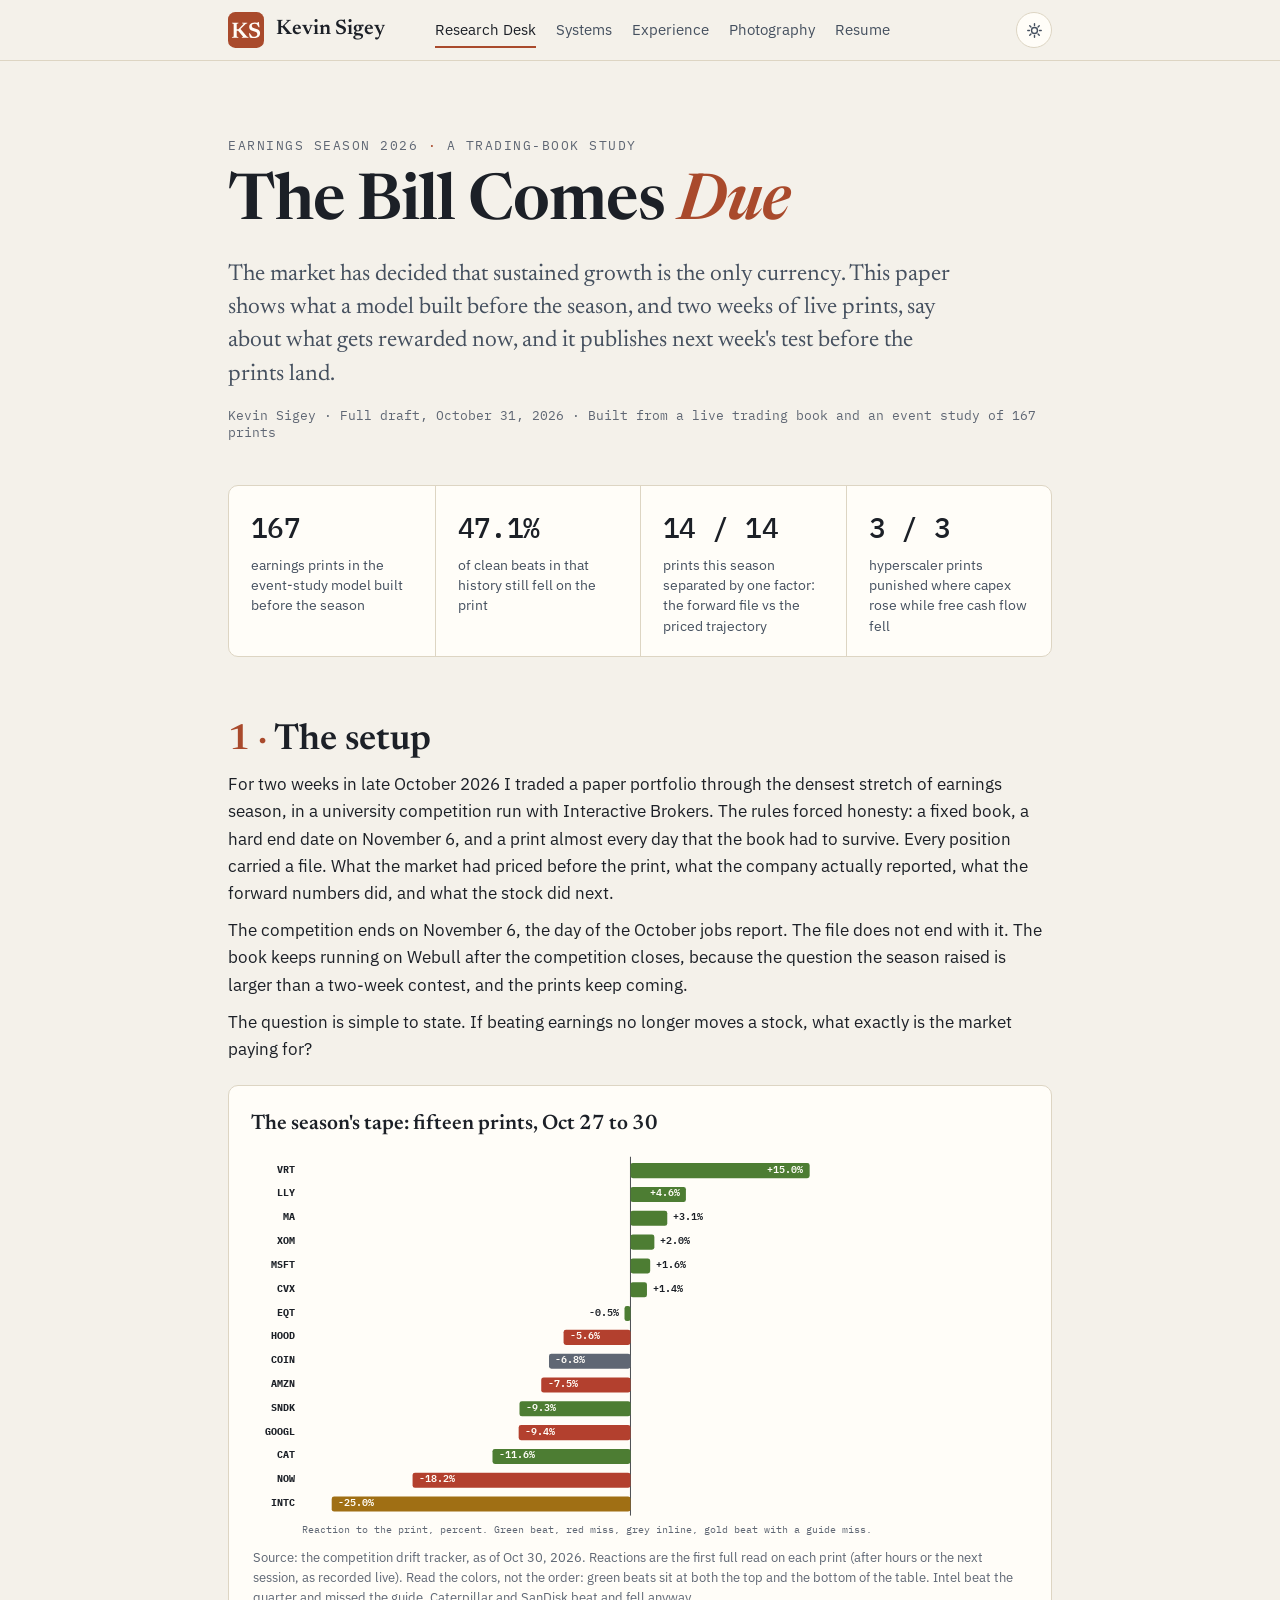
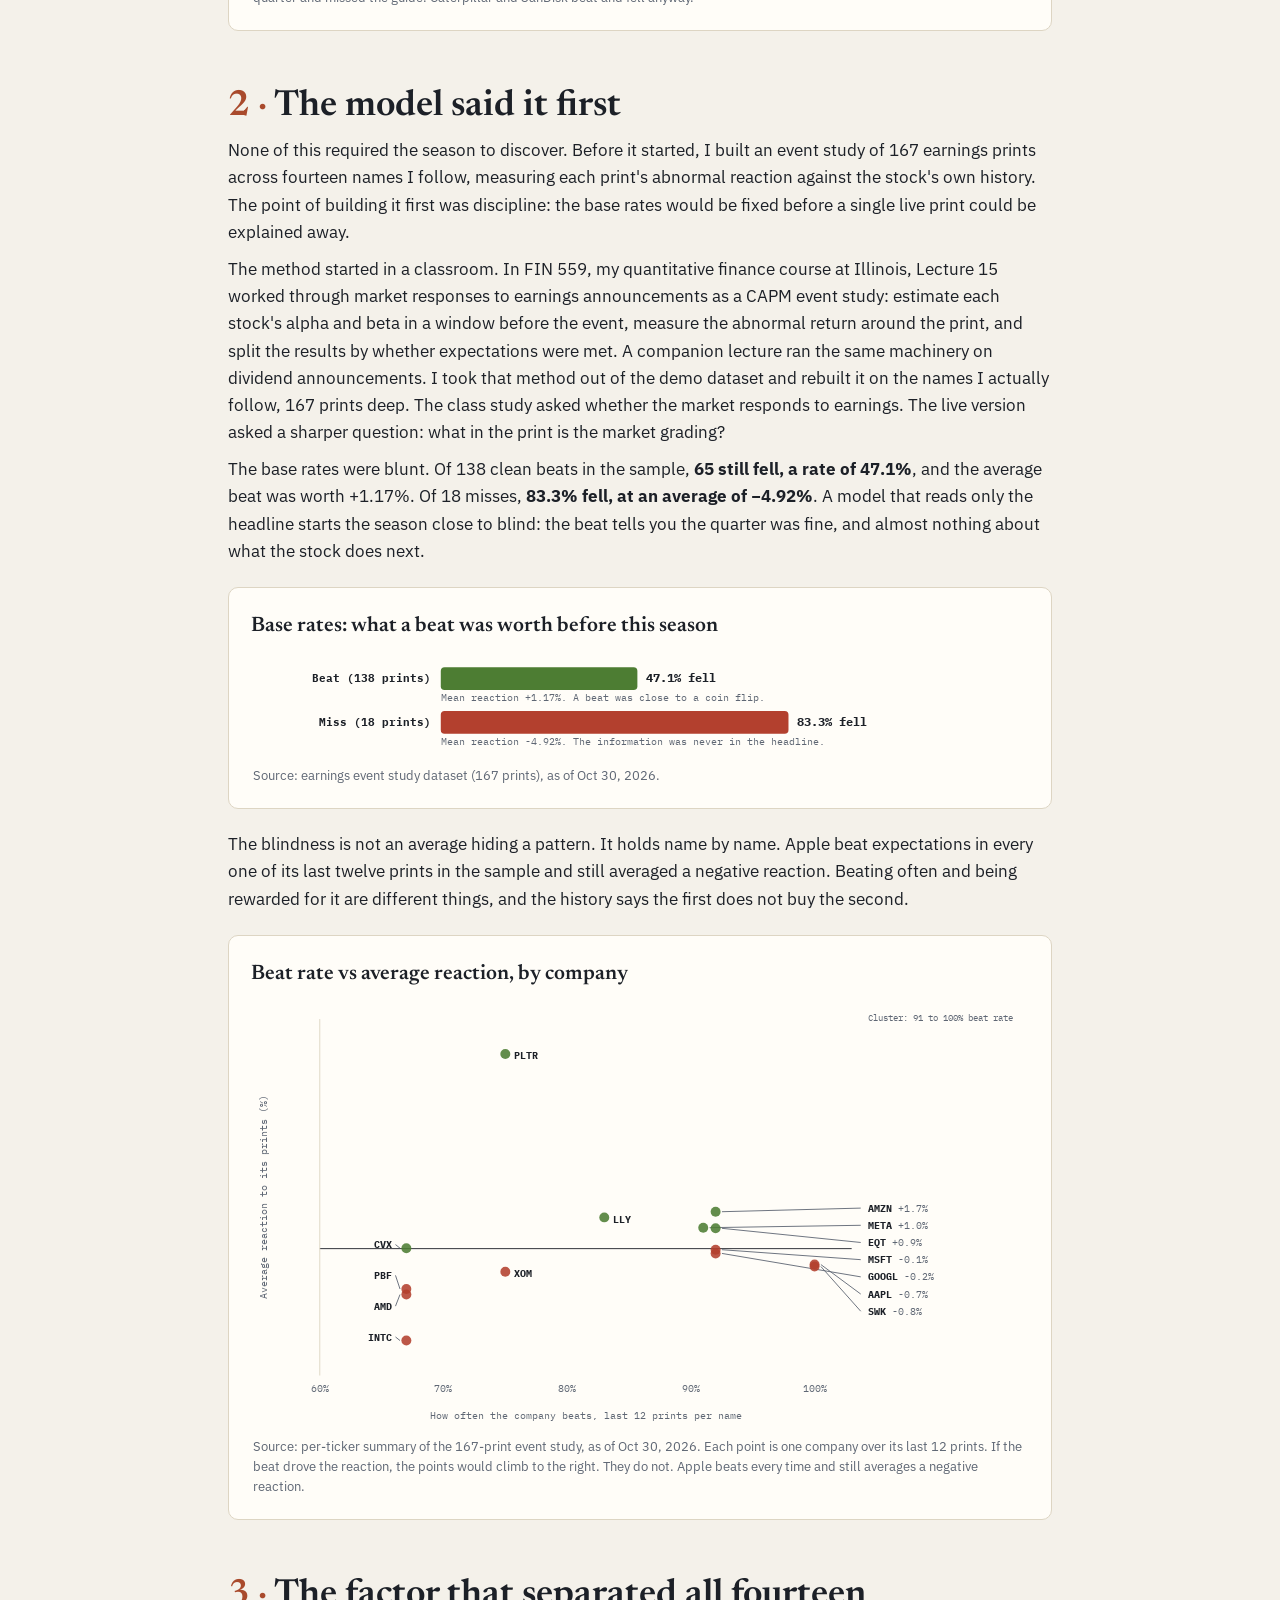
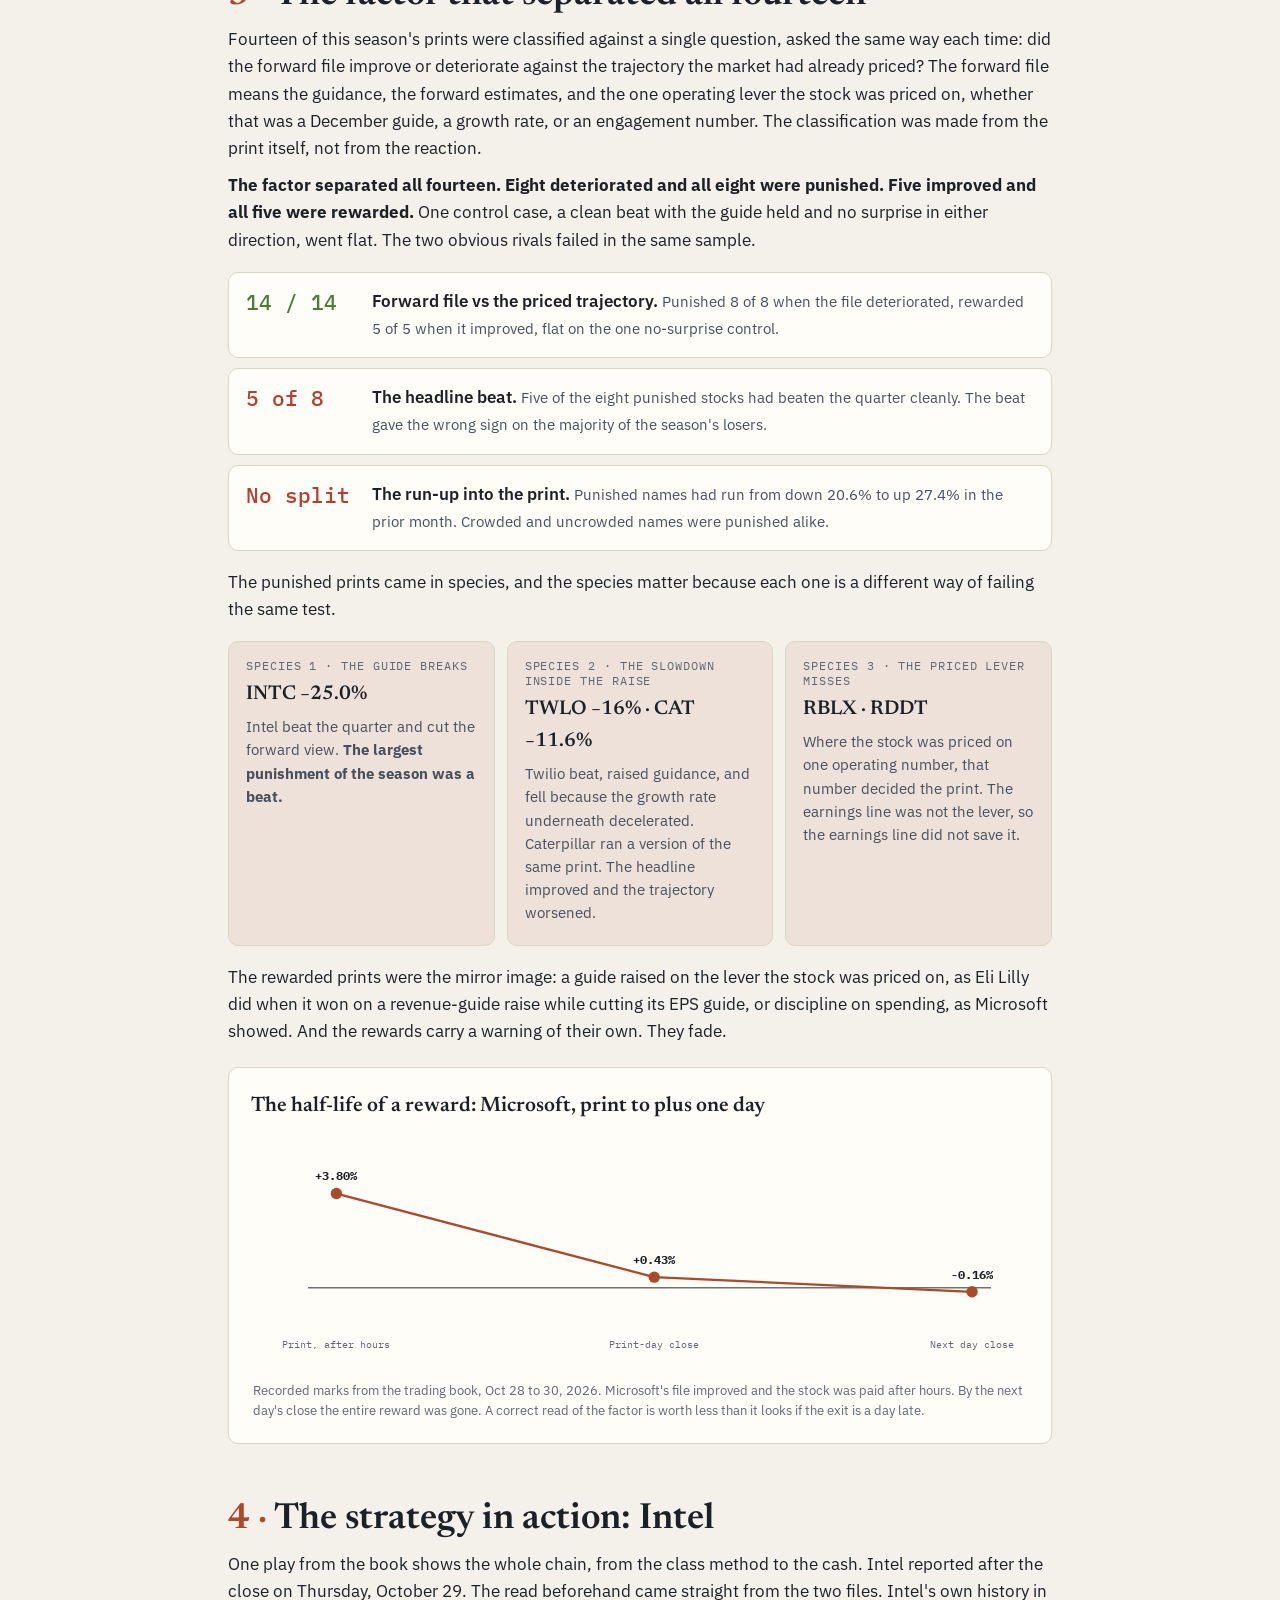
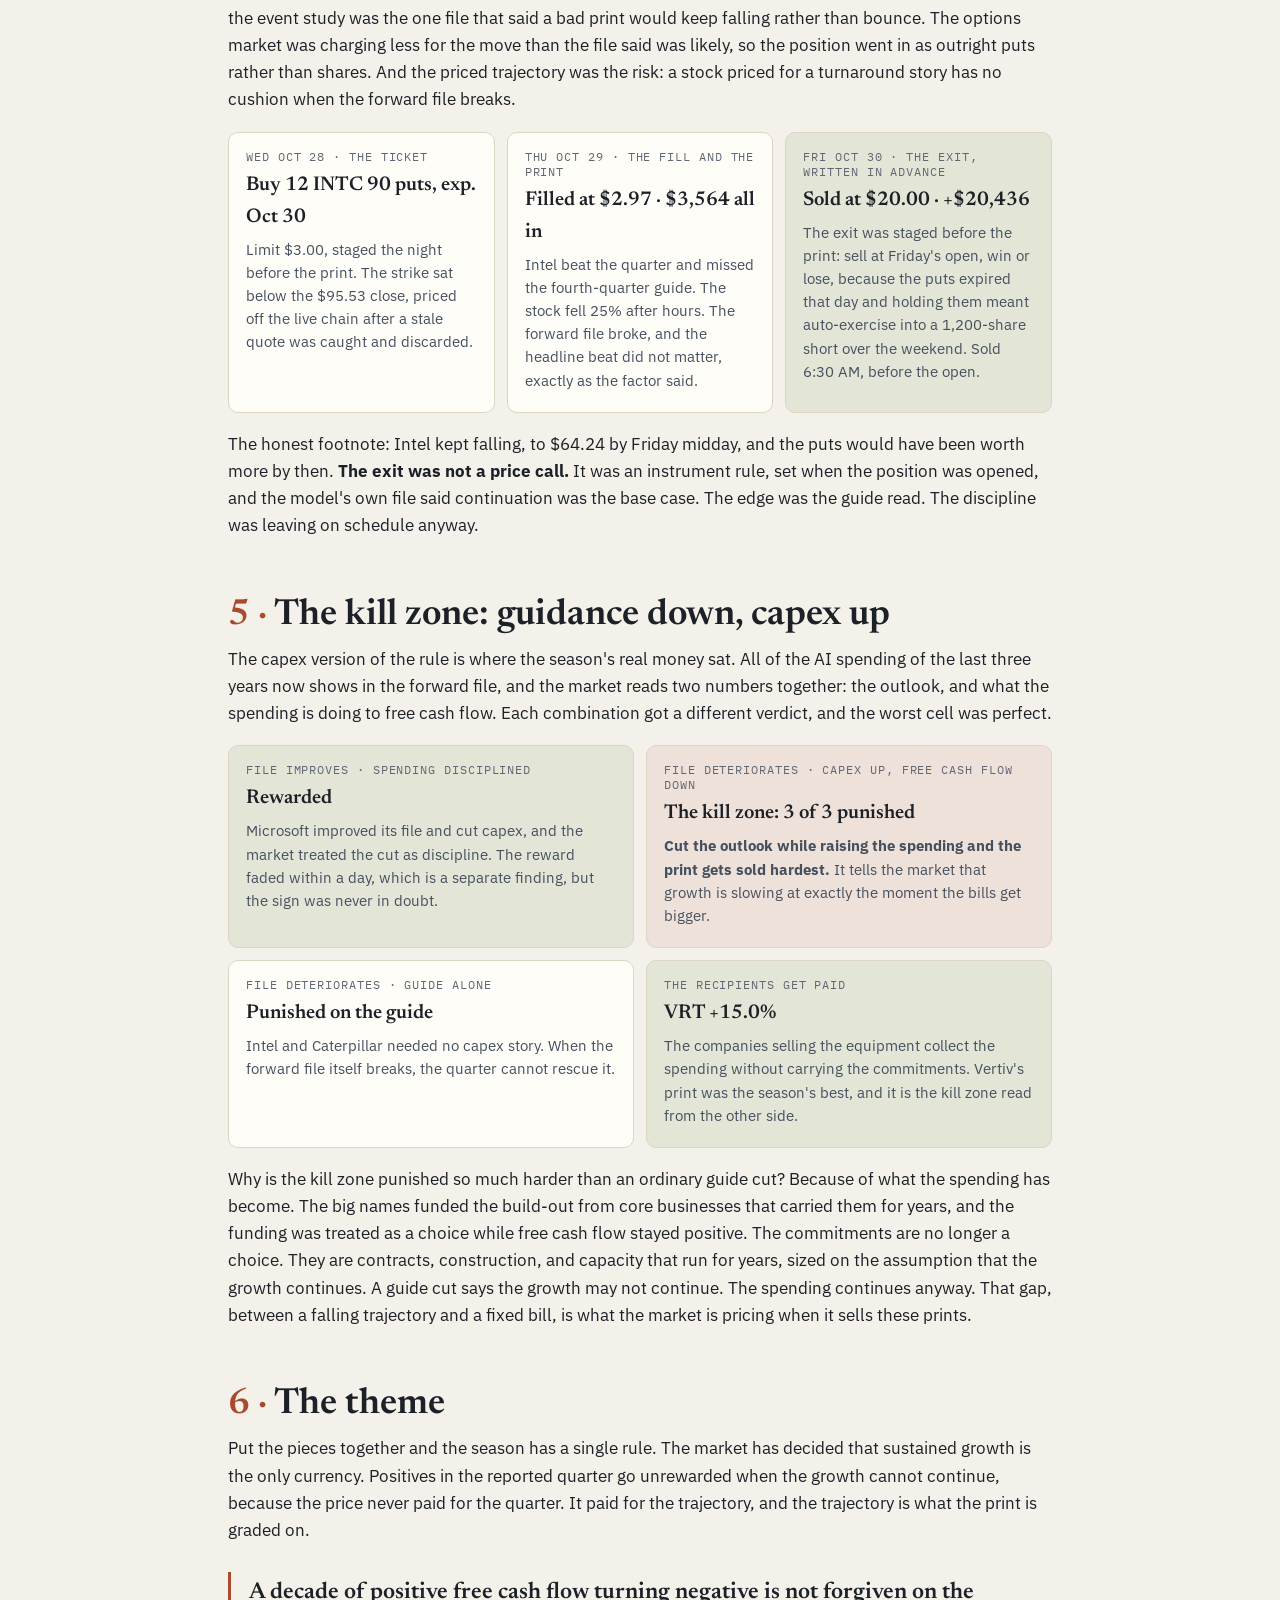
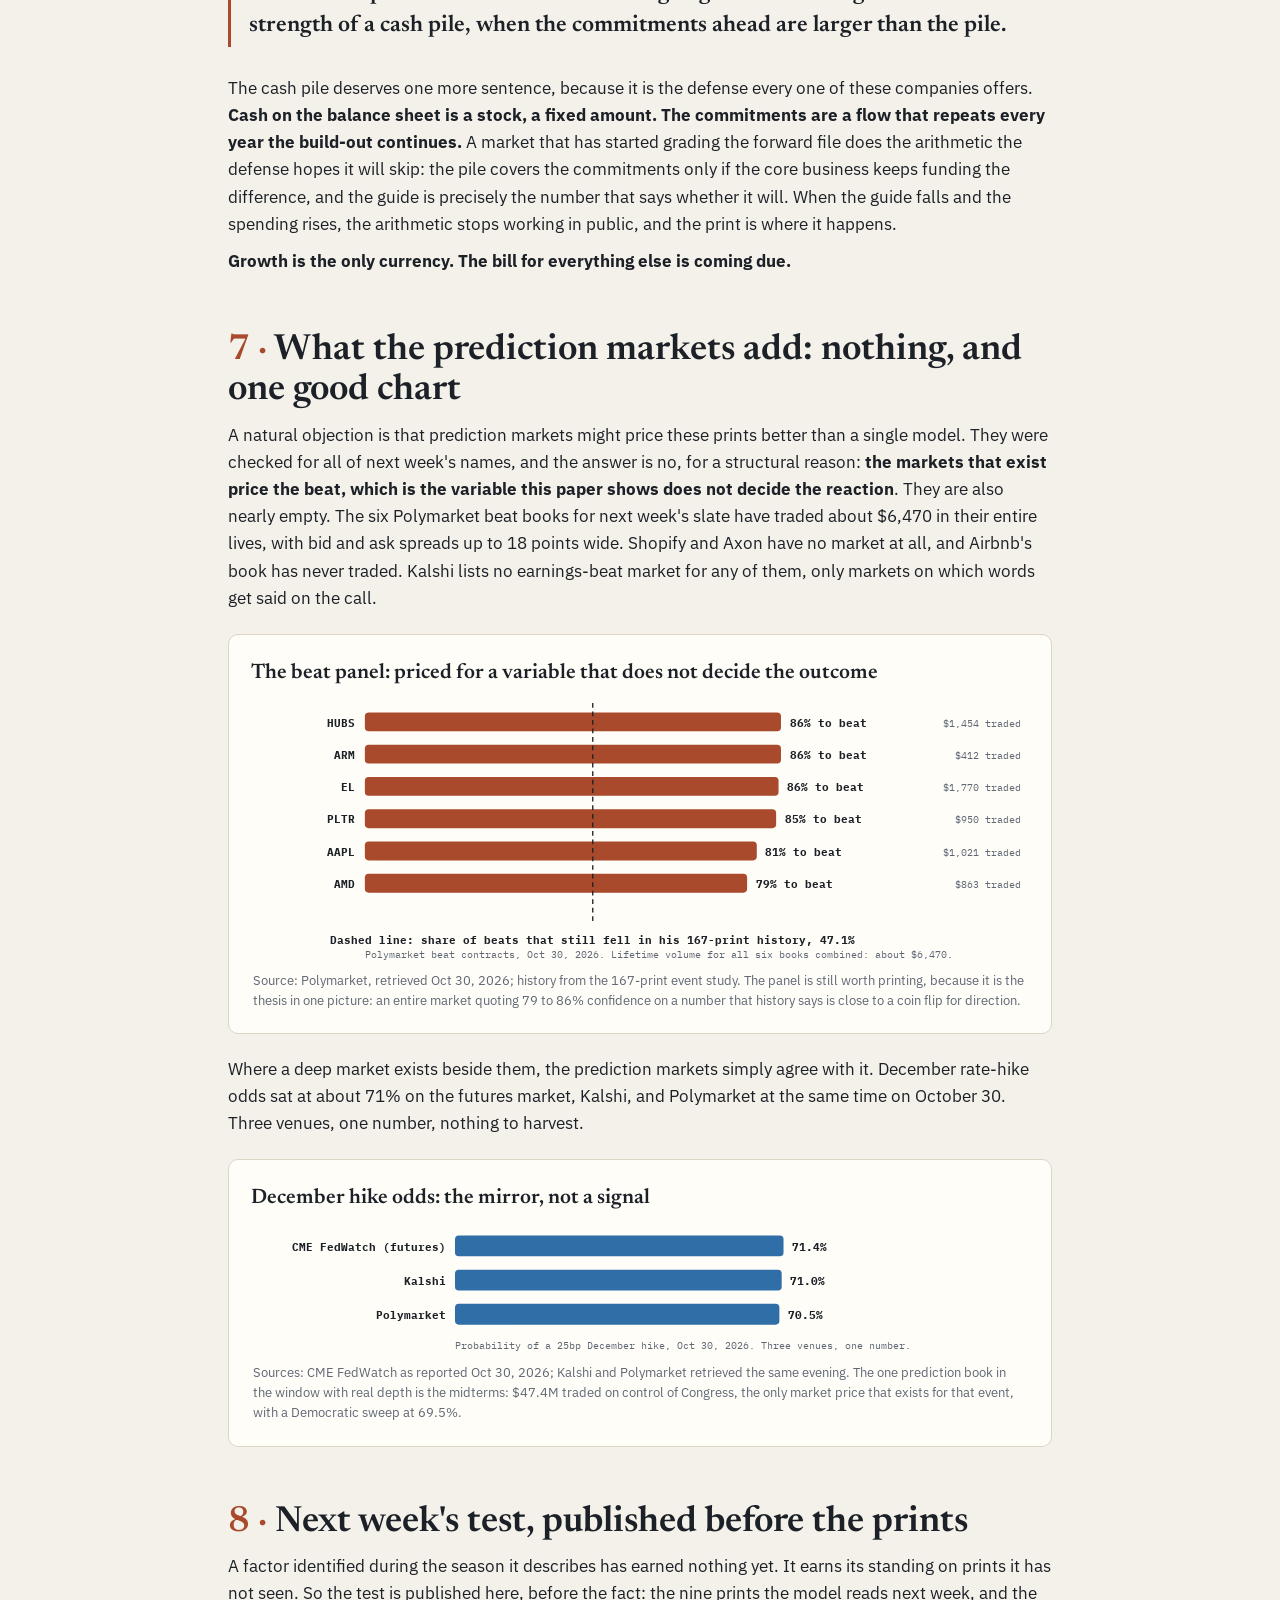
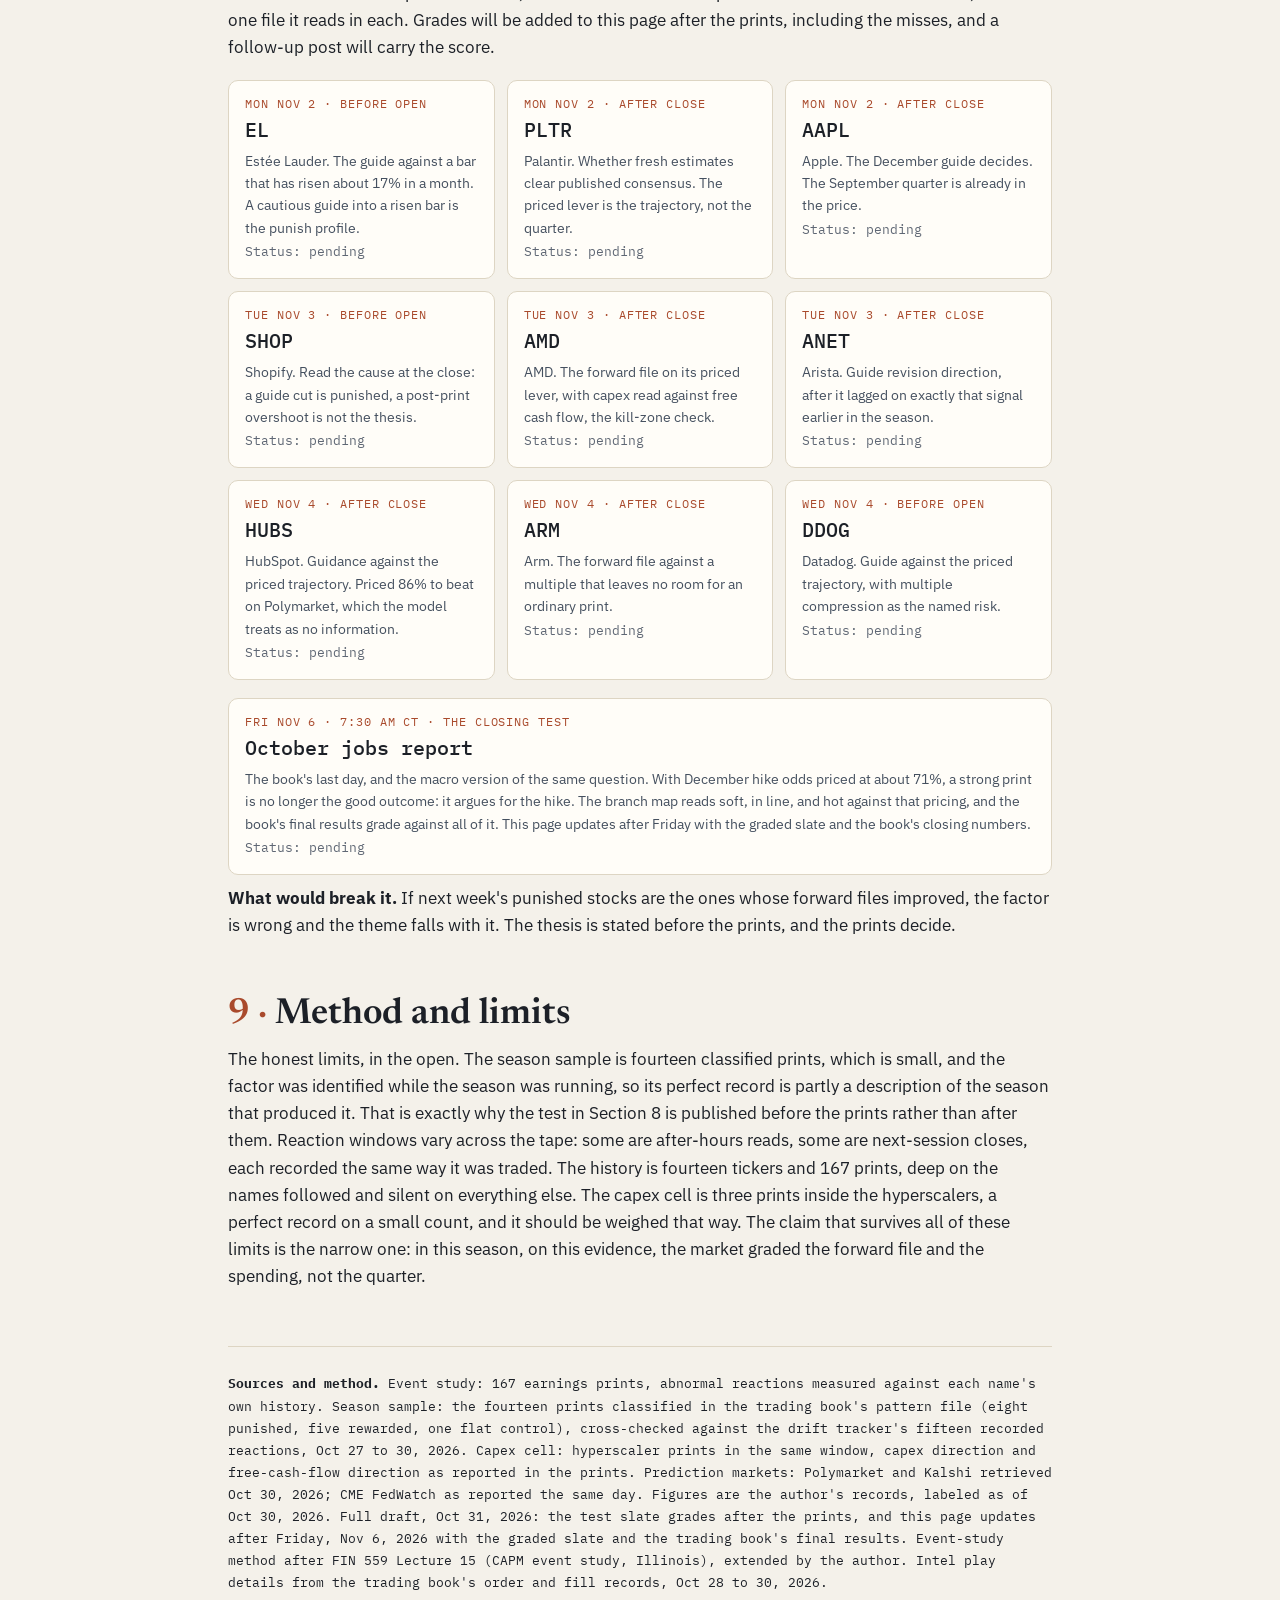
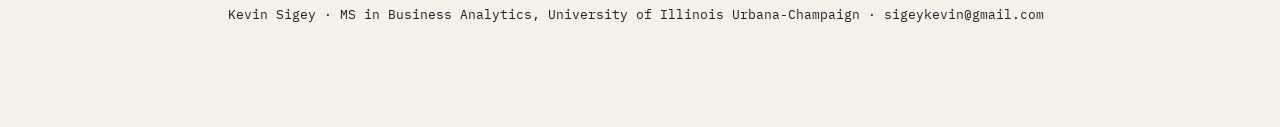
<file: the-bill-comes-due.html>
<!DOCTYPE html>
<html lang="en"><head><meta charset="utf-8"><meta name="viewport" content="width=device-width, initial-scale=1">
<title>The Bill Comes Due · Kevin Sigey</title>
<link rel="icon" href="favicon.ico" sizes="48x48">
<link rel="icon" type="image/svg+xml" href="favicons/research.svg">
<meta property="og:title" content="The Bill Comes Due">
<meta property="og:description" content="<strong>The market has decided that sustained growth is the only currency.</strong> This paper shows what a model built before the season, and two weeks of live prints, say about what gets rewarded now, and it publishes next week's test before the prints land.">
<meta property="og:image" content="https://kevinsigey.github.io/portfolio/og/the-bill-comes-due.png">
<meta property="og:url" content="https://kevinsigey.github.io/portfolio/the-bill-comes-due.html">
<meta property="og:type" content="article">
<meta name="twitter:card" content="summary_large_image">
<meta name="twitter:title" content="The Bill Comes Due">
<meta name="twitter:description" content="The market has decided that sustained growth is the only currency. This paper shows what a model built before the season, and two weeks of live prints, say about what gets rewarded now, and it publishes next week's test before the prints land.">
<meta name="twitter:image" content="https://kevinsigey.github.io/portfolio/og/the-bill-comes-due.png">
<link rel="preconnect" href="https://fonts.googleapis.com"><link rel="preconnect" href="https://fonts.gstatic.com" crossorigin>
<link href="https://fonts.googleapis.com/css2?family=Newsreader:ital,wght@0,400;0,600;1,400;1,600&family=IBM+Plex+Mono:wght@400;500;700&family=IBM+Plex+Sans:wght@400;500;600;700&display=swap" rel="stylesheet">
<script>try{if(localStorage.getItem("ks-mode")==="dark"){document.documentElement.setAttribute("data-mode","dark")}}catch(e){}</script>
<style>
:root{
  --paper:#f4f1ea; --paper-2:#ece8de; --card:#fffdf8; --ink:#1c2027; --ink-2:#45505f; --ink-3:#5f6774;
  --line:#ddd5c3; --line-soft:#e7e1d2; --accent:#a94a2c; --accent-soft:rgba(169,74,44,.1);
  --slate:#2f6ea6; --sage:#4d7d33; --gold:#a06f14; --bad:#b3402e; --muted-fill:#c9c1ae;
  --bad-soft:rgba(179,64,46,.09); --sage-soft:rgba(77,125,51,.10);
  --serif:"Newsreader",Georgia,"Times New Roman",serif;
  --sans:"IBM Plex Sans",system-ui,-apple-system,sans-serif;
  --mono:"IBM Plex Mono",ui-monospace,monospace;
  --radius:10px; color-scheme:light;
}
html[data-mode="dark"]{
  --paper:#0b0d10; --paper-2:#101318; --card:#14181f; --ink:#eef1f5; --ink-2:#b9c2cf; --ink-3:#8b96a5;
  --line:#262d38; --line-soft:#1d232d; --accent:#e0865f; --accent-soft:rgba(224,134,95,.14);
  --slate:#9db8e4; --sage:#a3bc94; --gold:#ddbb62; --bad:#e08a75; --muted-fill:#3a4250;
  --bad-soft:rgba(224,138,117,.13); --sage-soft:rgba(163,188,148,.13);
  color-scheme:dark;
}
*{box-sizing:border-box;margin:0;padding:0}
html{scroll-behavior:smooth}
body{background:var(--paper);color:var(--ink);font-family:var(--sans);font-size:17px;line-height:1.6;-webkit-font-smoothing:antialiased;transition:background .2s,color .2s}
.wrap{max-width:880px;margin:0 auto;padding:0 28px 90px}
a{color:var(--accent)}
::selection{background:var(--accent);color:var(--card)}
.masthead{position:sticky;top:0;z-index:20;background:var(--paper);border-bottom:1px solid var(--line)}
.masthead-inner{max-width:880px;margin:0 auto;padding:0 28px;display:flex;align-items:center;gap:24px;height:60px}
.nameplate{font-family:var(--serif);font-size:21px;font-weight:600;white-space:nowrap}
.masthead .tag{font:12px var(--mono);color:var(--ink-3);letter-spacing:.08em;text-transform:uppercase}
.mode-toggle{margin-left:auto;flex:none;display:inline-flex;align-items:center;justify-content:center;width:36px;height:36px;border:1px solid var(--line);background:var(--card);color:var(--ink-2);border-radius:999px;padding:0;cursor:pointer}
.mode-toggle:hover{color:var(--ink);border-color:var(--ink-3)}
.mode-toggle .mt-ic{width:17px;height:17px;display:block}
.mode-toggle .mt-moon{display:none}
html[data-mode="dark"] .mode-toggle .mt-sun{display:none}
html[data-mode="dark"] .mode-toggle .mt-moon{display:block}
/* panelpop: chart-panel pop-out viewer (site-wide, Nov 2026).
   A marked panel ([data-panel-pop]) opens whole: chart, title, caption,
   in a full-screen viewer, the way photos open on the Photography page.
   The viewer zooms (rev. 2, Nov 2026): a toolbar shows the real zoom
   percentage with minus, plus and Fit controls. 100% is the panel at
   exactly its in-page width; the panel keeps a wide layout (up to
   1100px, charts refit on the resize event) and is transform-scaled
   inside a sizing wrapper set to the scaled dimensions, so the overlay
   scrolls and pans over the true zoomed size. Pinch zoom still works
   on top of the transform. */
[data-panel-pop]{cursor:zoom-in;position:relative}
[data-panel-pop]:focus-visible{outline:2px solid var(--accent,#b4552d);outline-offset:3px}
.pp-badge{position:absolute;top:10px;right:10px;width:30px;height:30px;border-radius:999px;display:grid;place-items:center;background:var(--card,#fffdf8);color:var(--ink-2,#8b96a5);border:1px solid var(--line,#ccc);opacity:0;pointer-events:none;transition:opacity .15s;z-index:6}
[data-panel-pop]:hover .pp-badge,[data-panel-pop]:focus-visible .pp-badge{opacity:.94}
@media(hover:none){.pp-badge{opacity:.78}}
.pp-overlay{position:fixed;inset:0;z-index:400;background:rgba(8,10,12,.76);-webkit-backdrop-filter:blur(3px);backdrop-filter:blur(3px);display:none;overflow:auto;overscroll-behavior:contain;padding:26px 14px 44px;box-sizing:border-box}
.pp-overlay.open{display:block}
.pp-stage{margin:0 auto;position:relative}
.pp-zoomwrap{position:relative;margin:0 auto}
.pp-stage [data-panel-pop]{cursor:default}
.pp-close{position:fixed;top:12px;right:12px;z-index:410;width:42px;height:42px;border-radius:999px;border:1px solid rgba(255,255,255,.4);background:rgba(14,16,20,.88);color:#fff;display:grid;place-items:center;cursor:pointer;padding:0}
.pp-close svg{width:19px;height:19px;display:block}
.pp-tools{position:fixed;top:12px;left:50%;transform:translateX(-50%);z-index:420;display:flex;align-items:center;gap:2px;background:rgba(14,16,20,.88);border:1px solid rgba(255,255,255,.4);border-radius:999px;padding:4px;color:#fff;font-family:ui-monospace,SFMono-Regular,Menlo,Consolas,monospace}
.pp-zbtn{appearance:none;-webkit-appearance:none;width:34px;height:34px;border-radius:999px;border:0;background:transparent;color:#fff;font-size:19px;line-height:1;display:grid;place-items:center;cursor:pointer;padding:0;font-family:inherit}
.pp-zbtn:hover,.pp-zbtn:active{background:rgba(255,255,255,.18)}
.pp-zbtn.pp-zfit{width:auto;padding:0 11px;font-size:12px;font-weight:600;letter-spacing:.05em}
.pp-zlabel{min-width:50px;text-align:center;font-size:12.5px;font-weight:600;letter-spacing:.02em}
body.pp-lock{overflow:hidden}
.pp-ph{border:1px dashed var(--line,#ccc);border-radius:8px;box-sizing:border-box}
@media(max-width:720px){.pp-overlay{padding:14px 8px 30px}}
/* /panelpop-css */

.brand{display:flex;align-items:center;gap:12px;text-decoration:none;color:var(--ink);flex:none}
.monogram{flex:none;display:block;width:36px;height:36px;border-radius:8px}
.monogram svg{display:block;width:100%;height:100%}
.monogram .tile{fill:var(--accent)}
.monogram .ks{fill:var(--card)}
.site-nav{display:flex;gap:20px;margin-left:26px;font-size:14.5px;overflow-x:auto;scrollbar-width:none}
.site-nav::-webkit-scrollbar{display:none}
.site-nav a{text-decoration:none;color:var(--ink-2);white-space:nowrap;padding:6px 0}
.site-nav a:hover,.site-nav a[aria-current="page"]{color:var(--ink);box-shadow:inset 0 -2px 0 var(--accent)}
@media(max-width:720px){.site-nav{display:none}}
.kicker{font-family:var(--mono);font-size:12.5px;letter-spacing:.12em;text-transform:uppercase;color:var(--ink-3)}
.kicker .hl{color:var(--accent)}
.hero{padding:64px 0 8px}
.hero h1{font-family:var(--serif);font-weight:600;font-size:clamp(40px,6vw,64px);line-height:1.04;letter-spacing:-.015em;margin:16px 0 20px}
.hero h1 em{font-style:italic;color:var(--accent)}
.dek{font-family:var(--serif);font-size:clamp(19px,2.2vw,23px);line-height:1.45;color:var(--ink-2);max-width:56ch}
.byline{font:13px var(--mono);color:var(--ink-3);margin-top:16px}
.stat-strip{display:grid;grid-template-columns:repeat(4,1fr);margin-top:44px;border:1px solid var(--line);border-radius:var(--radius);background:var(--card)}
.stat{padding:20px 22px}
.stat + .stat{border-left:1px solid var(--line)}
.stat .v{font-family:var(--mono);font-size:28px;font-weight:500;letter-spacing:-.02em}
.stat .l{font-size:14px;color:var(--ink-2);margin-top:4px;line-height:1.45}
h2{font-family:var(--serif);font-weight:600;font-size:clamp(27px,3.4vw,36px);line-height:1.12;margin:56px 0 8px}
h2 .no{color:var(--accent)}
p{margin:10px 0;color:var(--ink)}
.panel{background:var(--card);border:1px solid var(--line);border-radius:var(--radius);padding:22px 22px 12px;margin:22px 0}
.panel h3{font-family:var(--serif);font-size:21px;font-weight:600;margin:0 0 10px}
.cap{font-size:13px;color:var(--ink-3);margin:10px 2px 10px;line-height:1.55}
.score{display:grid;grid-template-columns:1fr;gap:10px;margin:18px 0}
.srow{display:flex;gap:14px;align-items:flex-start;background:var(--card);border:1px solid var(--line);border-radius:var(--radius);padding:15px 17px}
.srow .badge{font:500 21px var(--mono);white-space:nowrap;min-width:112px}
.srow .what{font-weight:600}
.srow .note{color:var(--ink-2);font-size:14.5px}
.good{color:var(--sage)} .bad{color:var(--bad)} .mid{color:var(--gold)}
.grid2{display:grid;grid-template-columns:1fr 1fr;gap:12px;margin:18px 0}
.grid3{display:grid;grid-template-columns:repeat(3,1fr);gap:12px;margin:18px 0}
.cell{border:1px solid var(--line);border-radius:var(--radius);padding:16px 17px;background:var(--card)}
.cell .tag{font:11.5px var(--mono);letter-spacing:.08em;text-transform:uppercase;color:var(--ink-3)}
.cell .big{font-family:var(--serif);font-size:20px;font-weight:600;margin:5px 0}
.cell p{font-size:14.5px;margin:4px 0;color:var(--ink-2)}
.cell.hot{background:var(--bad-soft)}
.cell.calm{background:var(--sage-soft)}
.slate{display:grid;grid-template-columns:repeat(3,1fr);gap:12px;margin:18px 0}
.card{background:var(--card);border:1px solid var(--line);border-radius:var(--radius);padding:15px 16px}
.card .d{font:11.5px var(--mono);letter-spacing:.08em;text-transform:uppercase;color:var(--accent)}
.card .t{font-family:var(--mono);font-size:20px;font-weight:500;margin:3px 0}
.card p{font-size:14px;margin:4px 0;color:var(--ink-2)}
.card .pend{font:12.5px var(--mono);color:var(--ink-3)}
.pull{font-family:var(--serif);font-size:23px;line-height:1.45;font-weight:600;border-left:3px solid var(--accent);padding:4px 0 4px 18px;margin:28px 0}
.foot{border-top:1px solid var(--line);margin-top:56px;padding-top:16px;font:13px var(--mono);color:var(--ink-3);line-height:1.7}
svg{display:block;max-width:100%;height:auto}
svg text{font-family:var(--mono)}
.f-beat{fill:var(--sage)} .f-miss{fill:var(--bad)} .f-inl{fill:var(--ink-3)} .f-gm{fill:var(--gold)} .f-clay{fill:var(--accent)} .f-slate{fill:var(--slate)}
.t-ink{fill:var(--ink)} .t-mut{fill:var(--ink-3)} .t-inv{fill:var(--card)}
.s-ink{stroke:var(--ink)} .s-line{stroke:var(--line)} .s-clay{stroke:var(--accent)} .s-mut{stroke:var(--ink-3)}
@media(max-width:720px){.stat-strip{grid-template-columns:1fr 1fr}.stat:nth-child(3){border-left:0}.stat:nth-child(n+3){border-top:1px solid var(--line)}.slate,.grid3{grid-template-columns:1fr}.grid2{grid-template-columns:1fr}.wrap,.masthead-inner{padding:0 18px}}
</style></head>
<body>
<header class="masthead"><div class="masthead-inner">
<a class="brand" href="index.html" aria-label="Kevin Sigey, home"><span class="monogram"><svg viewBox="0 0 64 64" aria-hidden="true" focusable="false"><rect class="tile" width="64" height="64" rx="13"/><path class="ks" transform="translate(5.433 45.859) scale(0.01984)" d="M1417 -112 1564 -55V0H964V-50L1081 -98L634 -636H508V-109L659 -55V0H79V-55L234 -109V-1243L79 -1297V-1352H663V-1298L508 -1243V-763H659L1135 -1249L980 -1298V-1352H1455V-1298L1305 -1247L846 -794Z M2351 -1346 2443 -1421H2490L2551 -955L2475 -945L2322 -1202Q2283 -1225 2241 -1238Q2182 -1256 2115 -1256Q1987 -1256 1922.5 -1206.5Q1858 -1157 1858 -1069Q1858 -1009 1886.5 -969.5Q1915 -930 1964.5 -903.0Q2014 -876 2077.0 -855.0Q2140 -834 2209 -813Q2278 -791 2347.0 -762.0Q2416 -733 2473.0 -689.0Q2530 -645 2564.5 -576.5Q2599 -508 2599 -407Q2599 -264 2529.5 -168.5Q2460 -73 2337.0 -24.5Q2214 24 2053 24Q1944 24 1858.5 11.5Q1773 -1 1681 -34L1601 -414H1679L1889 -116Q1949 -102 2018 -102Q2131 -102 2205.0 -127.0Q2279 -152 2315.5 -201.5Q2352 -251 2352 -326Q2352 -395 2317.0 -440.0Q2282 -485 2225.0 -513.5Q2168 -542 2099.5 -563.0Q2031 -584 1964 -606Q1897 -629 1836.0 -658.0Q1775 -687 1728.0 -729.5Q1681 -772 1654.0 -835.0Q1627 -898 1627 -988Q1627 -1109 1687.5 -1196.0Q1748 -1283 1860.5 -1330.0Q1973 -1377 2127 -1377Q2224 -1377 2307 -1358Q2328 -1353 2351 -1346Z"/></svg></span><span class="nameplate">Kevin Sigey</span></a>
<nav class="site-nav" aria-label="Primary">
<a href="writing.html" aria-current="page">Research Desk</a>
<a href="index.html#systems">Systems</a>
<a href="index.html#experience">Experience</a>
<a href="photos.html">Photography</a>
<a href="assets/resume.pdf" target="_blank" rel="noopener">Resume</a>
</nav>
<button class="mode-toggle" type="button" data-mode-toggle aria-pressed="false" aria-label="Switch to dark mode"><svg class="mt-ic mt-sun" viewBox="0 0 24 24" fill="none" stroke="currentColor" stroke-width="2" stroke-linecap="round" aria-hidden="true"><circle cx="12" cy="12" r="4.2"/><path d="M12 2.5v2.4M12 19.1v2.4M2.5 12h2.4M19.1 12h2.4M5.3 5.3l1.7 1.7M17 17l1.7 1.7M18.7 5.3L17 7M7 17l-1.7 1.7"/></svg><svg class="mt-ic mt-moon" viewBox="0 0 24 24" fill="none" stroke="currentColor" stroke-width="2" stroke-linecap="round" stroke-linejoin="round" aria-hidden="true"><path d="M21 12.79A9 9 0 1 1 11.21 3 7 7 0 0 0 21 12.79z"/></svg></button>
</div></header>
<div class="wrap">
<header class="hero">
<p class="kicker">Earnings Season 2026 <span class="hl">·</span> A Trading-Book Study</p>
<h1>The Bill Comes <em>Due</em></h1>
<p class="dek">The market has decided that sustained growth is the only currency. This paper shows what a model built before the season, and two weeks of live prints, say about what gets rewarded now, and it publishes next week's test before the prints land.</p>
<p class="byline">Kevin Sigey · Full draft, October 31, 2026 · Built from a live trading book and an event study of 167 prints</p>
<div class="stat-strip">
<div class="stat"><div class="v">167</div><div class="l">earnings prints in the event-study model built before the season</div></div>
<div class="stat"><div class="v">47.1%</div><div class="l">of clean beats in that history still fell on the print</div></div>
<div class="stat"><div class="v">14 / 14</div><div class="l">prints this season separated by one factor: the forward file vs the priced trajectory</div></div>
<div class="stat"><div class="v">3 / 3</div><div class="l">hyperscaler prints punished where capex rose while free cash flow fell</div></div>
</div>
</header>

<h2><span class="no">1 ·</span> The setup</h2>
<p>For two weeks in late October 2026 I traded a paper portfolio through the densest stretch of earnings season, in a university competition run with Interactive Brokers. The rules forced honesty: a fixed book, a hard end date on November 6, and a print almost every day that the book had to survive. Every position carried a file. What the market had priced before the print, what the company actually reported, what the forward numbers did, and what the stock did next.</p>
<p>The competition ends on November 6, the day of the October jobs report. The file does not end with it. The book keeps running on Webull after the competition closes, because the question the season raised is larger than a two-week contest, and the prints keep coming.</p>
<p>The question is simple to state. If beating earnings no longer moves a stock, what exactly is the market paying for?</p>

<div class="panel" data-panel-pop><h3>The season's tape: fifteen prints, Oct 27 to 30</h3>
<svg viewBox="0 0 980 486" role="img"><line x1="478.0" y1="6" x2="478.0" y2="458" class="s-ink" stroke-width="1"/><text x="56" y="26.0" text-anchor="end" font-size="13" font-weight="700" class="t-ink">VRT</text><rect x="478.0" y="14" width="225.72789066191703" height="19" rx="3" class="f-beat"/><text x="695.7278906619171" y="26.0" text-anchor="end" font-size="13" font-weight="600" class="t-inv">+15.0%</text><text x="56" y="56.0" text-anchor="end" font-size="13" font-weight="700" class="t-ink">LLY</text><rect x="478.0" y="44" width="69.825160844753" height="19" rx="3" class="f-beat"/><text x="539.825160844753" y="56.0" text-anchor="end" font-size="13" font-weight="600" class="t-inv">+4.6%</text><text x="56" y="86.0" text-anchor="end" font-size="13" font-weight="700" class="t-ink">MA</text><rect x="478.0" y="74" width="46.34946021591363" height="19" rx="3" class="f-beat"/><text x="531.3494602159136" y="86.0" text-anchor="start" font-size="13" font-weight="600" class="t-ink">+3.1%</text><text x="56" y="116.0" text-anchor="end" font-size="13" font-weight="700" class="t-ink">XOM</text><rect x="478.0" y="104" width="30.097052088255605" height="19" rx="3" class="f-beat"/><text x="515.0970520882556" y="116.0" text-anchor="start" font-size="13" font-weight="600" class="t-ink">+2.0%</text><text x="56" y="146.0" text-anchor="end" font-size="13" font-weight="700" class="t-ink">MSFT</text><rect x="478.0" y="134" width="24.830067972810873" height="19" rx="3" class="f-beat"/><text x="509.83006797281087" y="146.0" text-anchor="start" font-size="13" font-weight="600" class="t-ink">+1.6%</text><text x="56" y="176.0" text-anchor="end" font-size="13" font-weight="700" class="t-ink">CVX</text><rect x="478.0" y="164" width="20.766965940896366" height="19" rx="3" class="f-beat"/><text x="505.76696594089634" y="176.0" text-anchor="start" font-size="13" font-weight="600" class="t-ink">+1.4%</text><text x="56" y="206.0" text-anchor="end" font-size="13" font-weight="700" class="t-ink">EQT</text><rect x="470.4757369779361" y="194" width="7.524263022063901" height="19" rx="3" class="f-beat"/><text x="463.4757369779361" y="206.0" text-anchor="end" font-size="13" font-weight="600" class="t-ink">-0.5%</text><text x="56" y="236.0" text-anchor="end" font-size="13" font-weight="700" class="t-ink">HOOD</text><rect x="393.7282541528843" y="224" width="84.2717458471157" height="19" rx="3" class="f-miss"/><text x="401.7282541528843" y="236.0" text-anchor="start" font-size="13" font-weight="600" class="t-inv">-5.6%</text><text x="56" y="266.0" text-anchor="end" font-size="13" font-weight="700" class="t-ink">COIN</text><rect x="375.3690523790484" y="254" width="102.63094762095162" height="19" rx="3" class="f-inl"/><text x="383.3690523790484" y="266.0" text-anchor="start" font-size="13" font-weight="600" class="t-inv">-6.8%</text><text x="56" y="296.0" text-anchor="end" font-size="13" font-weight="700" class="t-ink">AMZN</text><rect x="365.5875104503653" y="284" width="112.41248954963469" height="19" rx="3" class="f-miss"/><text x="373.5875104503653" y="296.0" text-anchor="start" font-size="13" font-weight="600" class="t-inv">-7.5%</text><text x="56" y="326.0" text-anchor="end" font-size="13" font-weight="700" class="t-ink">SNDK</text><rect x="338.1991930500527" y="314" width="139.8008069499473" height="19" rx="3" class="f-beat"/><text x="346.1991930500527" y="326.0" text-anchor="start" font-size="13" font-weight="600" class="t-inv">-9.3%</text><text x="56" y="356.0" text-anchor="end" font-size="13" font-weight="700" class="t-ink">GOOGL</text><rect x="337.14579622696374" y="344" width="140.85420377303623" height="19" rx="3" class="f-miss"/><text x="345.14579622696374" y="356.0" text-anchor="start" font-size="13" font-weight="600" class="t-inv">-9.4%</text><text x="56" y="386.0" text-anchor="end" font-size="13" font-weight="700" class="t-ink">CAT</text><rect x="304.1895241903239" y="374" width="173.81047580967612" height="19" rx="3" class="f-beat"/><text x="312.1895241903239" y="386.0" text-anchor="start" font-size="13" font-weight="600" class="t-inv">-11.6%</text><text x="56" y="416.0" text-anchor="end" font-size="13" font-weight="700" class="t-ink">NOW</text><rect x="203.51488495510893" y="404" width="274.4851150448911" height="19" rx="3" class="f-miss"/><text x="211.51488495510893" y="416.0" text-anchor="start" font-size="13" font-weight="600" class="t-inv">-18.2%</text><text x="56" y="446.0" text-anchor="end" font-size="13" font-weight="700" class="t-ink">INTC</text><rect x="101.63636363636363" y="434" width="376.3636363636364" height="19" rx="3" class="f-gm"/><text x="109.63636363636363" y="446.0" text-anchor="start" font-size="13" font-weight="600" class="t-inv">-25.0%</text><text x="64" y="480" font-size="12.5" class="t-mut">Reaction to the print, percent. Green beat, red miss, grey inline, gold beat with a guide miss.</text></svg>
<p class="cap">Source: the competition drift tracker, as of Oct 30, 2026. Reactions are the first full read on each print (after hours or the next session, as recorded live). Read the colors, not the order: green beats sit at both the top and the bottom of the table. Intel beat the quarter and missed the guide. Caterpillar and SanDisk beat and fell anyway.</p></div>

<h2><span class="no">2 ·</span> The model said it first</h2>
<p>None of this required the season to discover. Before it started, I built an event study of 167 earnings prints across fourteen names I follow, measuring each print's abnormal reaction against the stock's own history. The point of building it first was discipline: the base rates would be fixed before a single live print could be explained away.</p>
<p>The method started in a classroom. In FIN 559, my quantitative finance course at Illinois, Lecture 15 worked through market responses to earnings announcements as a CAPM event study: estimate each stock's alpha and beta in a window before the event, measure the abnormal return around the print, and split the results by whether expectations were met. A companion lecture ran the same machinery on dividend announcements. I took that method out of the demo dataset and rebuilt it on the names I actually follow, 167 prints deep. The class study asked whether the market responds to earnings. The live version asked a sharper question: what in the print is the market grading?</p>
<p>The base rates were blunt. Of 138 clean beats in the sample, <strong>65 still fell, a rate of 47.1%</strong>, and the average beat was worth +1.17%. Of 18 misses, <strong>83.3% fell, at an average of −4.92%</strong>. A model that reads only the headline starts the season close to blind: the beat tells you the quarter was fine, and almost nothing about what the stock does next.</p>
<div class="panel" data-panel-pop><h3>Base rates: what a beat was worth before this season</h3>
<svg viewBox="0 0 820 108" role="img"><text x="190" y="30" text-anchor="end" font-size="12" font-weight="700" class="t-ink">Beat (138 prints)</text><rect x="200" y="14" width="207.24" height="24" rx="4" class="f-beat"/><text x="416.24" y="30" font-size="12.5" font-weight="700" class="t-ink">47.1% fell</text><text x="200" y="50" font-size="11" class="t-mut">Mean reaction +1.17%. A beat was close to a coin flip.</text><text x="190" y="76" text-anchor="end" font-size="12" font-weight="700" class="t-ink">Miss (18 prints)</text><rect x="200" y="60" width="366.52" height="24" rx="4" class="f-miss"/><text x="575.52" y="76" font-size="12.5" font-weight="700" class="t-ink">83.3% fell</text><text x="200" y="96" font-size="11" class="t-mut">Mean reaction -4.92%. The information was never in the headline.</text></svg>
<p class="cap">Source: earnings event study dataset (167 prints), as of Oct 30, 2026.</p></div>
<p>The blindness is not an average hiding a pattern. It holds name by name. Apple beat expectations in every one of its last twelve prints in the sample and still averaged a negative reaction. Beating often and being rewarded for it are different things, and the history says the first does not buy the second.</p>
<div class="panel" data-panel-pop><h3>Beat rate vs average reaction, by company</h3>
<svg viewBox="0 0 860 470" role="img"><line x1="76" y1="273.73406862745094" x2="664" y2="273.73406862745094" class="s-ink" stroke-width="1"/><line x1="76" y1="20" x2="76" y2="414" class="s-line" stroke-width="1"/><text x="-60.74418604651163" y="432" text-anchor="middle" font-size="11" class="t-mut">50%</text><text x="76.0" y="432" text-anchor="middle" font-size="11" class="t-mut">60%</text><text x="212.74418604651163" y="432" text-anchor="middle" font-size="11" class="t-mut">70%</text><text x="349.48837209302326" y="432" text-anchor="middle" font-size="11" class="t-mut">80%</text><text x="486.2325581395349" y="432" text-anchor="middle" font-size="11" class="t-mut">90%</text><text x="622.9767441860465" y="432" text-anchor="middle" font-size="11" class="t-mut">100%</text><text x="370.0" y="462" text-anchor="middle" font-size="11" class="t-mut">How often the company beats, last 12 prints per name</text><text x="18" y="217.0" font-size="11" class="t-mut" transform="rotate(-90 18 217.0)" text-anchor="middle">Average reaction to its prints (%)</text><line x1="520.5813953488372" y1="232.93382352941177" x2="674" y2="228.93382352941177" class="s-mut" stroke-width="1"/><text x="682" y="232.93382352941177" font-size="11.5" font-weight="700" class="t-ink">AMZN <tspan font-weight="400" class="t-mut">+1.7%</tspan></text><line x1="506.906976744186" y1="250.55759803921566" x2="674" y2="247.93382352941177" class="s-mut" stroke-width="1"/><text x="682" y="251.93382352941177" font-size="11.5" font-weight="700" class="t-ink">META <tspan font-weight="400" class="t-mut">+1.0%</tspan></text><line x1="520.5813953488372" y1="251.28186274509804" x2="674" y2="266.93382352941177" class="s-mut" stroke-width="1"/><text x="682" y="270.93382352941177" font-size="11.5" font-weight="700" class="t-ink">EQT <tspan font-weight="400" class="t-mut">+0.9%</tspan></text><line x1="520.5813953488372" y1="274.94117647058823" x2="674" y2="285.93382352941177" class="s-mut" stroke-width="1"/><text x="682" y="289.93382352941177" font-size="11.5" font-weight="700" class="t-ink">MSFT <tspan font-weight="400" class="t-mut">-0.1%</tspan></text><line x1="520.5813953488372" y1="279.0453431372549" x2="674" y2="304.93382352941177" class="s-mut" stroke-width="1"/><text x="682" y="308.93382352941177" font-size="11.5" font-weight="700" class="t-ink">GOOGL <tspan font-weight="400" class="t-mut">-0.2%</tspan></text><line x1="629.9767441860465" y1="291.3578431372549" x2="674" y2="323.93382352941177" class="s-mut" stroke-width="1"/><text x="682" y="327.93382352941177" font-size="11.5" font-weight="700" class="t-ink">AAPL <tspan font-weight="400" class="t-mut">-0.7%</tspan></text><line x1="629.9767441860465" y1="293.53063725490193" x2="674" y2="342.93382352941177" class="s-mut" stroke-width="1"/><text x="682" y="346.93382352941177" font-size="11.5" font-weight="700" class="t-ink">SWK <tspan font-weight="400" class="t-mut">-0.8%</tspan></text><line x1="164.72093023255815" y1="273.2512254901961" x2="159.72093023255815" y2="269.2512254901961" class="s-mut" stroke-width="1"/><text x="155.72093023255815" y="273.2512254901961" text-anchor="end" font-size="11.5" font-weight="700" class="t-ink">CVX</text><line x1="164.72093023255815" y1="318.3970588235294" x2="159.72093023255815" y2="303.2916666666667" class="s-mut" stroke-width="1"/><text x="155.72093023255815" y="307.2916666666667" text-anchor="end" font-size="11.5" font-weight="700" class="t-ink">PBF</text><line x1="164.72093023255815" y1="324.4325980392157" x2="159.72093023255815" y2="337.33210784313724" class="s-mut" stroke-width="1"/><text x="155.72093023255815" y="341.33210784313724" text-anchor="end" font-size="11.5" font-weight="700" class="t-ink">AMD</text><line x1="164.72093023255815" y1="375.37254901960785" x2="159.72093023255815" y2="371.37254901960785" class="s-mut" stroke-width="1"/><text x="155.72093023255815" y="375.37254901960785" text-anchor="end" font-size="11.5" font-weight="700" class="t-ink">INTC</text><circle cx="622.9767441860465" cy="291.3578431372549" r="5.5" class="f-miss" fill-opacity="0.88"/><circle cx="171.72093023255815" cy="324.4325980392157" r="5.5" class="f-miss" fill-opacity="0.88"/><circle cx="513.5813953488372" cy="232.93382352941177" r="5.5" class="f-beat" fill-opacity="0.88"/><circle cx="171.72093023255815" cy="273.2512254901961" r="5.5" class="f-beat" fill-opacity="0.88"/><circle cx="513.5813953488372" cy="251.28186274509804" r="5.5" class="f-beat" fill-opacity="0.88"/><circle cx="513.5813953488372" cy="279.0453431372549" r="5.5" class="f-miss" fill-opacity="0.88"/><circle cx="171.72093023255815" cy="375.37254901960785" r="5.5" class="f-miss" fill-opacity="0.88"/><circle cx="390.51162790697674" cy="239.2107843137255" r="5.5" class="f-beat" fill-opacity="0.88"/><circle cx="499.906976744186" cy="250.55759803921566" r="5.5" class="f-beat" fill-opacity="0.88"/><circle cx="513.5813953488372" cy="274.94117647058823" r="5.5" class="f-miss" fill-opacity="0.88"/><circle cx="171.72093023255815" cy="318.3970588235294" r="5.5" class="f-miss" fill-opacity="0.88"/><circle cx="281.1162790697674" cy="58.627450980392155" r="5.5" class="f-beat" fill-opacity="0.88"/><circle cx="622.9767441860465" cy="293.53063725490193" r="5.5" class="f-miss" fill-opacity="0.88"/><circle cx="281.1162790697674" cy="299.3247549019608" r="5.5" class="f-miss" fill-opacity="0.88"/><text x="400.51162790697674" y="245.2107843137255" font-size="11.5" font-weight="700" class="t-ink">LLY</text><text x="291.1162790697674" y="64.62745098039215" font-size="11.5" font-weight="700" class="t-ink">PLTR</text><text x="291.1162790697674" y="305.3247549019608" font-size="11.5" font-weight="700" class="t-ink">XOM</text><text x="682" y="22" font-size="10.5" class="t-mut">Cluster: 91 to 100% beat rate</text></svg>
<p class="cap">Source: per-ticker summary of the 167-print event study, as of Oct 30, 2026. Each point is one company over its last 12 prints. If the beat drove the reaction, the points would climb to the right. They do not. Apple beats every time and still averages a negative reaction.</p></div>

<h2><span class="no">3 ·</span> The factor that separated all fourteen</h2>
<p>Fourteen of this season's prints were classified against a single question, asked the same way each time: did the forward file improve or deteriorate against the trajectory the market had already priced? The forward file means the guidance, the forward estimates, and the one operating lever the stock was priced on, whether that was a December guide, a growth rate, or an engagement number. The classification was made from the print itself, not from the reaction.</p>
<p><strong>The factor separated all fourteen. Eight deteriorated and all eight were punished. Five improved and all five were rewarded.</strong> One control case, a clean beat with the guide held and no surprise in either direction, went flat. The two obvious rivals failed in the same sample.</p>
<div class="score">
<div class="srow"><div class="badge good">14 / 14</div><div><span class="what">Forward file vs the priced trajectory.</span> <span class="note">Punished 8 of 8 when the file deteriorated, rewarded 5 of 5 when it improved, flat on the one no-surprise control.</span></div></div>
<div class="srow"><div class="badge bad">5 of 8</div><div><span class="what">The headline beat.</span> <span class="note">Five of the eight punished stocks had beaten the quarter cleanly. The beat gave the wrong sign on the majority of the season's losers.</span></div></div>
<div class="srow"><div class="badge bad">No split</div><div><span class="what">The run-up into the print.</span> <span class="note">Punished names had run from down 20.6% to up 27.4% in the prior month. Crowded and uncrowded names were punished alike.</span></div></div>
</div>
<p>The punished prints came in species, and the species matter because each one is a different way of failing the same test.</p>
<div class="grid3">
<div class="cell hot"><div class="tag">Species 1 · The guide breaks</div><div class="big">INTC −25.0%</div><p>Intel beat the quarter and cut the forward view. <strong>The largest punishment of the season was a beat.</strong></p></div>
<div class="cell hot"><div class="tag">Species 2 · The slowdown inside the raise</div><div class="big">TWLO −16% · CAT −11.6%</div><p>Twilio beat, raised guidance, and fell because the growth rate underneath decelerated. Caterpillar ran a version of the same print. The headline improved and the trajectory worsened.</p></div>
<div class="cell hot"><div class="tag">Species 3 · The priced lever misses</div><div class="big">RBLX · RDDT</div><p>Where the stock was priced on one operating number, that number decided the print. The earnings line was not the lever, so the earnings line did not save it.</p></div>
</div>
<p>The rewarded prints were the mirror image: a guide raised on the lever the stock was priced on, as Eli Lilly did when it won on a revenue-guide raise while cutting its EPS guide, or discipline on spending, as Microsoft showed. And the rewards carry a warning of their own. They fade.</p>
<div class="panel" data-panel-pop><h3>The half-life of a reward: Microsoft, print to plus one day</h3>
<svg viewBox="0 0 820 250" role="img"><line x1="60" y1="162.15384615384616" x2="780" y2="162.15384615384616" class="s-ink" stroke-width="1"/><path d="M90.0,62.769230769230774 L425.0,150.9076923076923 L760.0,166.33846153846153" fill="none" class="s-clay" stroke-width="2.4"/><circle cx="90.0" cy="62.769230769230774" r="6" class="f-clay"/><text x="90.0" y="48.769230769230774" text-anchor="middle" font-size="13" font-weight="700" class="t-ink">+3.80%</text><text x="90.0" y="226" text-anchor="middle" font-size="11" class="t-mut">Print, after hours</text><circle cx="425.0" cy="150.9076923076923" r="6" class="f-clay"/><text x="425.0" y="136.9076923076923" text-anchor="middle" font-size="13" font-weight="700" class="t-ink">+0.43%</text><text x="425.0" y="226" text-anchor="middle" font-size="11" class="t-mut">Print-day close</text><circle cx="760.0" cy="166.33846153846153" r="6" class="f-clay"/><text x="760.0" y="152.33846153846153" text-anchor="middle" font-size="13" font-weight="700" class="t-ink">-0.16%</text><text x="760.0" y="226" text-anchor="middle" font-size="11" class="t-mut">Next day close</text></svg>
<p class="cap">Recorded marks from the trading book, Oct 28 to 30, 2026. Microsoft's file improved and the stock was paid after hours. By the next day's close the entire reward was gone. A correct read of the factor is worth less than it looks if the exit is a day late.</p></div>

<h2><span class="no">4 ·</span> The strategy in action: Intel</h2>
<p>One play from the book shows the whole chain, from the class method to the cash. Intel reported after the close on Thursday, October 29. The read beforehand came straight from the two files. Intel's own history in the event study was the one file that said a bad print would keep falling rather than bounce. The options market was charging less for the move than the file said was likely, so the position went in as outright puts rather than shares. And the priced trajectory was the risk: a stock priced for a turnaround story has no cushion when the forward file breaks.</p>
<div class="grid3">
<div class="cell"><div class="tag">Wed Oct 28 · The ticket</div><div class="big">Buy 12 INTC 90 puts, exp. Oct 30</div><p>Limit $3.00, staged the night before the print. The strike sat below the $95.53 close, priced off the live chain after a stale quote was caught and discarded.</p></div>
<div class="cell"><div class="tag">Thu Oct 29 · The fill and the print</div><div class="big">Filled at $2.97 · $3,564 all in</div><p>Intel beat the quarter and missed the fourth-quarter guide. The stock fell 25% after hours. The forward file broke, and the headline beat did not matter, exactly as the factor said.</p></div>
<div class="cell calm"><div class="tag">Fri Oct 30 · The exit, written in advance</div><div class="big">Sold at $20.00 · +$20,436</div><p>The exit was staged before the print: sell at Friday's open, win or lose, because the puts expired that day and holding them meant auto-exercise into a 1,200-share short over the weekend. Sold 6:30 AM, before the open.</p></div>
</div>
<p>The honest footnote: Intel kept falling, to $64.24 by Friday midday, and the puts would have been worth more by then. <strong>The exit was not a price call.</strong> It was an instrument rule, set when the position was opened, and the model's own file said continuation was the base case. The edge was the guide read. The discipline was leaving on schedule anyway.</p>

<h2><span class="no">5 ·</span> The kill zone: guidance down, capex up</h2>
<p>The capex version of the rule is where the season's real money sat. All of the AI spending of the last three years now shows in the forward file, and the market reads two numbers together: the outlook, and what the spending is doing to free cash flow. Each combination got a different verdict, and the worst cell was perfect.</p>
<div class="grid2">
<div class="cell calm"><div class="tag">File improves · Spending disciplined</div><div class="big">Rewarded</div><p>Microsoft improved its file and cut capex, and the market treated the cut as discipline. The reward faded within a day, which is a separate finding, but the sign was never in doubt.</p></div>
<div class="cell hot"><div class="tag">File deteriorates · Capex up, free cash flow down</div><div class="big">The kill zone: 3 of 3 punished</div><p><strong>Cut the outlook while raising the spending and the print gets sold hardest.</strong> It tells the market that growth is slowing at exactly the moment the bills get bigger.</p></div>
<div class="cell"><div class="tag">File deteriorates · Guide alone</div><div class="big">Punished on the guide</div><p>Intel and Caterpillar needed no capex story. When the forward file itself breaks, the quarter cannot rescue it.</p></div>
<div class="cell calm"><div class="tag">The recipients get paid</div><div class="big">VRT +15.0%</div><p>The companies selling the equipment collect the spending without carrying the commitments. Vertiv's print was the season's best, and it is the kill zone read from the other side.</p></div>
</div>
<p>Why is the kill zone punished so much harder than an ordinary guide cut? Because of what the spending has become. The big names funded the build-out from core businesses that carried them for years, and the funding was treated as a choice while free cash flow stayed positive. The commitments are no longer a choice. They are contracts, construction, and capacity that run for years, sized on the assumption that the growth continues. A guide cut says the growth may not continue. The spending continues anyway. That gap, between a falling trajectory and a fixed bill, is what the market is pricing when it sells these prints.</p>

<h2><span class="no">6 ·</span> The theme</h2>
<p>Put the pieces together and the season has a single rule. The market has decided that sustained growth is the only currency. Positives in the reported quarter go unrewarded when the growth cannot continue, because the price never paid for the quarter. It paid for the trajectory, and the trajectory is what the print is graded on.</p>
<div class="pull">A decade of positive free cash flow turning negative is not forgiven on the strength of a cash pile, when the commitments ahead are larger than the pile.</div>
<p>The cash pile deserves one more sentence, because it is the defense every one of these companies offers. <strong>Cash on the balance sheet is a stock, a fixed amount. The commitments are a flow that repeats every year the build-out continues.</strong> A market that has started grading the forward file does the arithmetic the defense hopes it will skip: the pile covers the commitments only if the core business keeps funding the difference, and the guide is precisely the number that says whether it will. When the guide falls and the spending rises, the arithmetic stops working in public, and the print is where it happens.</p>
<p><strong>Growth is the only currency. The bill for everything else is coming due.</strong></p>

<h2><span class="no">7 ·</span> What the prediction markets add: nothing, and one good chart</h2>
<p>A natural objection is that prediction markets might price these prints better than a single model. They were checked for all of next week's names, and the answer is no, for a structural reason: <strong>the markets that exist price the beat, which is the variable this paper shows does not decide the reaction</strong>. They are also nearly empty. The six Polymarket beat books for next week's slate have traded about $6,470 in their entire lives, with bid and ask spreads up to 18 points wide. Shopify and Axon have no market at all, and Airbnb's book has never traded. Kalshi lists no earnings-beat market for any of them, only markets on which words get said on the call.</p>
<div class="panel" data-panel-pop><h3>The beat panel: priced for a variable that does not decide the outcome</h3>
<svg viewBox="0 0 820 274" role="img"><text x="110" y="27" text-anchor="end" font-size="12" font-weight="700" class="t-ink">HUBS</text><rect x="120" y="12" width="438.6" height="20" rx="4" class="f-clay"/><text x="567.6" y="27" font-size="12" font-weight="700" class="t-ink">86% to beat</text><text x="812" y="27" text-anchor="end" font-size="11" class="t-mut">$1,454 traded</text><text x="110" y="61" text-anchor="end" font-size="12" font-weight="700" class="t-ink">ARM</text><rect x="120" y="46" width="438.6" height="20" rx="4" class="f-clay"/><text x="567.6" y="61" font-size="12" font-weight="700" class="t-ink">86% to beat</text><text x="812" y="61" text-anchor="end" font-size="11" class="t-mut">$412 traded</text><text x="110" y="95" text-anchor="end" font-size="12" font-weight="700" class="t-ink">EL</text><rect x="120" y="80" width="436.05" height="20" rx="4" class="f-clay"/><text x="565.05" y="95" font-size="12" font-weight="700" class="t-ink">86% to beat</text><text x="812" y="95" text-anchor="end" font-size="11" class="t-mut">$1,770 traded</text><text x="110" y="129" text-anchor="end" font-size="12" font-weight="700" class="t-ink">PLTR</text><rect x="120" y="114" width="433.5" height="20" rx="4" class="f-clay"/><text x="562.5" y="129" font-size="12" font-weight="700" class="t-ink">85% to beat</text><text x="812" y="129" text-anchor="end" font-size="11" class="t-mut">$950 traded</text><text x="110" y="163" text-anchor="end" font-size="12" font-weight="700" class="t-ink">AAPL</text><rect x="120" y="148" width="413.1" height="20" rx="4" class="f-clay"/><text x="542.1" y="163" font-size="12" font-weight="700" class="t-ink">81% to beat</text><text x="812" y="163" text-anchor="end" font-size="11" class="t-mut">$1,021 traded</text><text x="110" y="197" text-anchor="end" font-size="12" font-weight="700" class="t-ink">AMD</text><rect x="120" y="182" width="402.9" height="20" rx="4" class="f-clay"/><text x="531.9" y="197" font-size="12" font-weight="700" class="t-ink">79% to beat</text><text x="812" y="197" text-anchor="end" font-size="11" class="t-mut">$863 traded</text><line x1="360.21000000000004" y1="2" x2="360.21000000000004" y2="236" class="s-ink" stroke-width="1.4" stroke-dasharray="5,4"/><text x="360.21000000000004" y="256" text-anchor="middle" font-size="11.5" font-weight="700" class="t-ink">Dashed line: share of beats that still fell in his 167-print history, 47.1%</text><text x="120" y="271" font-size="11" class="t-mut">Polymarket beat contracts, Oct 30, 2026. Lifetime volume for all six books combined: about $6,470.</text></svg>
<p class="cap">Source: Polymarket, retrieved Oct 30, 2026; history from the 167-print event study. The panel is still worth printing, because it is the thesis in one picture: an entire market quoting 79 to 86% confidence on a number that history says is close to a coin flip for direction.</p></div>
<p>Where a deep market exists beside them, the prediction markets simply agree with it. December rate-hike odds sat at about 71% on the futures market, Kalshi, and Polymarket at the same time on October 30. Three venues, one number, nothing to harvest.</p>
<div class="panel" data-panel-pop><h3>December hike odds: the mirror, not a signal</h3>
<svg viewBox="0 0 820 134" role="img"><text x="205" y="26" text-anchor="end" font-size="12" font-weight="700" class="t-ink">CME FedWatch (futures)</text><rect x="215" y="10" width="346.29" height="22" rx="4" class="f-slate"/><text x="570.29" y="26" font-size="12" font-weight="700" class="t-ink">71.4%</text><text x="205" y="62" text-anchor="end" font-size="12" font-weight="700" class="t-ink">Kalshi</text><rect x="215" y="46" width="344.35" height="22" rx="4" class="f-slate"/><text x="568.35" y="62" font-size="12" font-weight="700" class="t-ink">71.0%</text><text x="205" y="98" text-anchor="end" font-size="12" font-weight="700" class="t-ink">Polymarket</text><rect x="215" y="82" width="341.925" height="22" rx="4" class="f-slate"/><text x="565.925" y="98" font-size="12" font-weight="700" class="t-ink">70.5%</text><text x="215" y="130" font-size="11" class="t-mut">Probability of a 25bp December hike, Oct 30, 2026. Three venues, one number.</text></svg>
<p class="cap">Sources: CME FedWatch as reported Oct 30, 2026; Kalshi and Polymarket retrieved the same evening. The one prediction book in the window with real depth is the midterms: $47.4M traded on control of Congress, the only market price that exists for that event, with a Democratic sweep at 69.5%.</p></div>

<h2><span class="no">8 ·</span> Next week's test, published before the prints</h2>
<p>A factor identified during the season it describes has earned nothing yet. It earns its standing on prints it has not seen. So the test is published here, before the fact: the nine prints the model reads next week, and the one file it reads in each. Grades will be added to this page after the prints, including the misses, and a follow-up post will carry the score.</p>
<div class="slate">
<div class="card"><div class="d">Mon Nov 2 · Before open</div><div class="t">EL</div><p>Estée Lauder. The guide against a bar that has risen about 17% in a month. A cautious guide into a risen bar is the punish profile.</p><p class="pend">Status: pending</p></div>
<div class="card"><div class="d">Mon Nov 2 · After close</div><div class="t">PLTR</div><p>Palantir. Whether fresh estimates clear published consensus. The priced lever is the trajectory, not the quarter.</p><p class="pend">Status: pending</p></div>
<div class="card"><div class="d">Mon Nov 2 · After close</div><div class="t">AAPL</div><p>Apple. The December guide decides. The September quarter is already in the price.</p><p class="pend">Status: pending</p></div>
<div class="card"><div class="d">Tue Nov 3 · Before open</div><div class="t">SHOP</div><p>Shopify. Read the cause at the close: a guide cut is punished, a post-print overshoot is not the thesis.</p><p class="pend">Status: pending</p></div>
<div class="card"><div class="d">Tue Nov 3 · After close</div><div class="t">AMD</div><p>AMD. The forward file on its priced lever, with capex read against free cash flow, the kill-zone check.</p><p class="pend">Status: pending</p></div>
<div class="card"><div class="d">Tue Nov 3 · After close</div><div class="t">ANET</div><p>Arista. Guide revision direction, after it lagged on exactly that signal earlier in the season.</p><p class="pend">Status: pending</p></div>
<div class="card"><div class="d">Wed Nov 4 · After close</div><div class="t">HUBS</div><p>HubSpot. Guidance against the priced trajectory. Priced 86% to beat on Polymarket, which the model treats as no information.</p><p class="pend">Status: pending</p></div>
<div class="card"><div class="d">Wed Nov 4 · After close</div><div class="t">ARM</div><p>Arm. The forward file against a multiple that leaves no room for an ordinary print.</p><p class="pend">Status: pending</p></div>
<div class="card"><div class="d">Wed Nov 4 · Before open</div><div class="t">DDOG</div><p>Datadog. Guide against the priced trajectory, with multiple compression as the named risk.</p><p class="pend">Status: pending</p></div>
</div>
<div class="card" style="margin-top:12px"><div class="d">Fri Nov 6 · 7:30 AM CT · The closing test</div><div class="t">October jobs report</div><p>The book's last day, and the macro version of the same question. With December hike odds priced at about 71%, a strong print is no longer the good outcome: it argues for the hike. The branch map reads soft, in line, and hot against that pricing, and the book's final results grade against all of it. This page updates after Friday with the graded slate and the book's closing numbers.</p><p class="pend">Status: pending</p></div>
<p><strong>What would break it.</strong> If next week's punished stocks are the ones whose forward files improved, the factor is wrong and the theme falls with it. The thesis is stated before the prints, and the prints decide.</p>

<h2><span class="no">9 ·</span> Method and limits</h2>
<p>The honest limits, in the open. The season sample is fourteen classified prints, which is small, and the factor was identified while the season was running, so its perfect record is partly a description of the season that produced it. That is exactly why the test in Section 8 is published before the prints rather than after them. Reaction windows vary across the tape: some are after-hours reads, some are next-session closes, each recorded the same way it was traded. The history is fourteen tickers and 167 prints, deep on the names followed and silent on everything else. The capex cell is three prints inside the hyperscalers, a perfect record on a small count, and it should be weighed that way. The claim that survives all of these limits is the narrow one: in this season, on this evidence, the market graded the forward file and the spending, not the quarter.</p>

<div class="foot">
<p><strong>Sources and method.</strong> Event study: 167 earnings prints, abnormal reactions measured against each name's own history. Season sample: the fourteen prints classified in the trading book's pattern file (eight punished, five rewarded, one flat control), cross-checked against the drift tracker's fifteen recorded reactions, Oct 27 to 30, 2026. Capex cell: hyperscaler prints in the same window, capex direction and free-cash-flow direction as reported in the prints. Prediction markets: Polymarket and Kalshi retrieved Oct 30, 2026; CME FedWatch as reported the same day. Figures are the author's records, labeled as of Oct 30, 2026. Full draft, Oct 31, 2026: the test slate grades after the prints, and this page updates after Friday, Nov 6, 2026 with the graded slate and the trading book's final results. Event-study method after FIN 559 Lecture 15 (CAPM event study, Illinois), extended by the author. Intel play details from the trading book's order and fill records, Oct 28 to 30, 2026.</p>
<p>Kevin Sigey · MS in Business Analytics, University of Illinois Urbana-Champaign · sigeykevin@gmail.com</p>
</div>
</div>
<script>
(function(){"use strict";var KEY="ks-mode";var root=document.documentElement;
function read(){try{return localStorage.getItem(KEY)}catch(e){return null}}
function save(m){try{localStorage.setItem(KEY,m)}catch(e){}}
function apply(m){if(m==="dark")root.setAttribute("data-mode","dark");else root.removeAttribute("data-mode");
var b=document.querySelectorAll("[data-mode-toggle]");for(var i=0;i<b.length;i++){var d=m==="dark";
b[i].setAttribute("aria-pressed",d?"true":"false");b[i].setAttribute("aria-label",d?"Switch to light mode":"Switch to dark mode");}}
apply(read()==="dark"?"dark":"light");
document.addEventListener("click",function(e){var t=e.target.closest?e.target.closest("[data-mode-toggle]"):null;
if(!t)return;var n=root.getAttribute("data-mode")==="dark"?"light":"dark";save(n);apply(n);});
window.addEventListener("storage",function(e){if(e.key===KEY)apply(e.newValue==="dark"?"dark":"light");});})();
</script>
<script>
/* panelpop: chart-panel pop-out viewer (site-wide, Nov 2026).
   Clicking a marked panel moves the whole panel (chart, title, caption)
   into a full-screen viewer; closing returns it to its exact place.
   Zoom (rev. 2, Nov 2026): the viewer carries a toolbar with minus,
   plus and Fit controls and a live percentage. 100% means the panel
   rendered at exactly its in-page width. The panel keeps a wide layout
   (up to 1100px; a resize event fires so canvas charts refit at that
   size and stay crisp) and is transform-scaled, origin top centre,
   inside a sizing wrapper whose width and height are set to the scaled
   dimensions, so the overlay scrolls and pans over the true zoomed
   size. On open, a phone-width viewport starts at 150% (or Fit when
   Fit renders larger); a desktop starts at Fit or 125%, whichever
   renders larger. Steps run 100, 125, 150, 200, 250 percent.
   Double-tap toggles Fit and the last percentage. Pinch zoom still
   works on top of the transform. Interactive elements inside a panel
   keep their own behavior. This replaces rev. 1's fixed scale (1.55 on
   phone, 1.35 on desktop), which set the layout width barely wider
   than the phone itself, centred nothing, and showed the reader no
   zoom state or control. */
(function () {
  "use strict";
  var overlay = null, stage = null, wrap = null, tools = null, zLabel = null;
  var closeBtn = null, current = null, ph = null, lastFocus = null;
  var savedStyle = null, resizeTimer = null;
  var W = 0, H = 0, IW = 0, curS = 1;
  var state = "fit", pct = 100, lastPct = 150;
  var STEPS = [100, 125, 150, 200, 250];
  var INTERACTIVE = 'a,button,input,select,textarea,summary,label,[data-bucket],[role="slider"]';
  function build() {
    overlay = document.createElement('div');
    overlay.className = 'pp-overlay';
    overlay.setAttribute('role', 'dialog');
    overlay.setAttribute('aria-modal', 'true');
    overlay.setAttribute('aria-label', 'Expanded panel');
    closeBtn = document.createElement('button');
    closeBtn.className = 'pp-close';
    closeBtn.type = 'button';
    closeBtn.setAttribute('aria-label', 'Close expanded panel');
    closeBtn.innerHTML = '<svg viewBox="0 0 24 24" fill="none" stroke="currentColor" stroke-width="2.2" stroke-linecap="round" aria-hidden="true"><path d="M5 5l14 14M19 5L5 19"/></svg>';
    tools = document.createElement('div');
    tools.className = 'pp-tools';
    tools.setAttribute('role', 'group');
    tools.setAttribute('aria-label', 'Panel zoom');
    var bOut = document.createElement('button');
    bOut.className = 'pp-zbtn';
    bOut.type = 'button';
    bOut.setAttribute('aria-label', 'Zoom out');
    bOut.textContent = '−';
    zLabel = document.createElement('span');
    zLabel.className = 'pp-zlabel';
    zLabel.setAttribute('aria-live', 'polite');
    zLabel.textContent = 'Fit';
    var bIn = document.createElement('button');
    bIn.className = 'pp-zbtn';
    bIn.type = 'button';
    bIn.setAttribute('aria-label', 'Zoom in');
    bIn.textContent = '+';
    var bFit = document.createElement('button');
    bFit.className = 'pp-zbtn pp-zfit';
    bFit.type = 'button';
    bFit.setAttribute('aria-label', 'Fit panel to screen');
    bFit.textContent = 'Fit';
    tools.appendChild(bOut);
    tools.appendChild(zLabel);
    tools.appendChild(bIn);
    tools.appendChild(bFit);
    bOut.addEventListener('click', function () { stepZoom(-1); });
    bIn.addEventListener('click', function () { stepZoom(1); });
    bFit.addEventListener('click', function () { fitZoom(); });
    stage = document.createElement('div');
    stage.className = 'pp-stage';
    wrap = document.createElement('div');
    wrap.className = 'pp-zoomwrap';
    stage.appendChild(wrap);
    overlay.appendChild(closeBtn);
    overlay.appendChild(tools);
    overlay.appendChild(stage);
    document.body.appendChild(overlay);
    closeBtn.addEventListener('click', close);
    overlay.addEventListener('click', function (e) { if (e.target === overlay || e.target === stage || e.target === wrap) close(); });
    overlay.addEventListener('dblclick', function (e) {
      if (!current) return;
      if (e.target.closest && e.target.closest('.pp-tools,.pp-close')) return;
      if (e.target.closest && e.target.closest(INTERACTIVE)) return;
      if (state === 'fit') { state = 'pct'; pct = lastPct; } else { state = 'fit'; }
      applyZoom();
      centerH();
    });
  }
  function refit() { try { window.dispatchEvent(new Event('resize')); } catch (e) {} }
  function refitSoon() { setTimeout(refit, 60); setTimeout(refit, 350); }
  function small() { return window.innerWidth <= 720; }
  function availW() {
    var padH = small() ? 16 : 28;
    return Math.max(260, overlay.clientWidth - padH);
  }
  function fitPct() { return IW > 0 ? (availW() / IW) * 100 : 100; }
  function effPct() { return state === 'fit' ? fitPct() : pct; }
  function layoutBase() {
    if (!current) return;
    var avail = availW();
    W = Math.min(1100, Math.max(avail, IW));
    current.style.width = W + 'px';
    current.style.maxWidth = 'none';
    H = current.offsetHeight || current.scrollHeight || 0;
  }
  function applyZoom() {
    if (!current) return;
    var T = state === 'fit' ? availW() : (IW * pct) / 100;
    var s = W > 0 ? T / W : 1;
    if (s > 3) { s = 3; T = W * s; }
    if (s < 0.2) { s = 0.2; T = W * s; }
    curS = s;
    stage.style.width = T + 'px';
    wrap.style.width = T + 'px';
    wrap.style.height = (H * s) + 'px';
    current.style.left = ((T - W) / 2) + 'px';
    current.style.transform = 'scale(' + s + ')';
    zLabel.textContent = state === 'fit' ? 'Fit' : pct + '%';
    refitSoon();
  }
  function centerH() {
    if (!wrap || !overlay) return;
    var wr = wrap.getBoundingClientRect();
    var orr = overlay.getBoundingClientRect();
    var mid = wr.left + wr.width / 2;
    var target = orr.left + overlay.clientWidth / 2;
    overlay.scrollLeft += Math.round(mid - target);
  }
  function stepZoom(dir) {
    if (!current) return;
    var eff = effPct();
    var cand = null;
    for (var i = 0; i < STEPS.length; i++) {
      if (dir > 0 && STEPS[i] > eff + 0.5) { cand = STEPS[i]; break; }
      if (dir < 0 && STEPS[i] < eff - 0.5) cand = STEPS[i];
    }
    if (cand !== null) { state = 'pct'; pct = cand; lastPct = cand; }
    else if (dir > 0 && fitPct() > eff + 0.5) { state = 'fit'; }
    else if (dir < 0 && fitPct() < eff - 0.5) { state = 'fit'; }
    else return;
    applyZoom();
    centerH();
  }
  function fitZoom() {
    if (!current) return;
    state = 'fit';
    applyZoom();
    centerH();
  }
  function open(panel) {
    if (!overlay) build();
    if (current) return;
    lastFocus = document.activeElement;
    savedStyle = panel.getAttribute('style');
    IW = panel.offsetWidth || 354;
    ph = document.createElement('div');
    ph.className = 'pp-ph';
    ph.style.width = IW + 'px';
    ph.style.height = panel.offsetHeight + 'px';
    panel.parentNode.insertBefore(ph, panel);
    wrap.appendChild(panel);
    current = panel;
    panel.style.position = 'absolute';
    panel.style.top = '0';
    panel.style.margin = '0';
    panel.style.transformOrigin = '50% 0';
    overlay.classList.add('open');
    document.body.classList.add('pp-lock');
    layoutBase();
    var basePct = small() ? 150 : 125;
    if (fitPct() >= basePct) { state = 'fit'; }
    else { state = 'pct'; pct = basePct; lastPct = basePct; }
    applyZoom();
    overlay.scrollTop = 0;
    centerH();
    closeBtn.focus();
    refitSoon();
  }
  function close() {
    if (!current) return;
    var panel = current;
    ph.parentNode.insertBefore(panel, ph);
    ph.remove(); ph = null; current = null;
    if (savedStyle === null) panel.removeAttribute('style');
    else panel.setAttribute('style', savedStyle);
    savedStyle = null;
    stage.style.width = '';
    wrap.style.width = '';
    wrap.style.height = '';
    overlay.classList.remove('open');
    document.body.classList.remove('pp-lock');
    if (lastFocus && lastFocus.focus) lastFocus.focus();
    setTimeout(refit, 60);
  }
  document.addEventListener('click', function (e) {
    if (current) return;
    var t = e.target;
    if (!t.closest) return;
    var panel = t.closest('[data-panel-pop]');
    if (!panel) return;
    if (t.closest(INTERACTIVE)) return;
    open(panel);
  });
  document.addEventListener('keydown', function (e) {
    if (current) {
      if (e.key === 'Escape') { close(); return; }
      if (e.key === '+' || e.key === '=') { stepZoom(1); return; }
      if (e.key === '-' || e.key === '_') { stepZoom(-1); return; }
      if (e.key === '0') { fitZoom(); return; }
      return;
    }
    if ((e.key === 'Enter' || e.key === ' ') && e.target && e.target.hasAttribute && e.target.hasAttribute('data-panel-pop')) {
      e.preventDefault(); open(e.target);
    }
  });
  window.addEventListener('resize', function () {
    if (!current) return;
    if (resizeTimer) clearTimeout(resizeTimer);
    resizeTimer = setTimeout(function () { layoutBase(); applyZoom(); }, 120);
  });
  function dress(scope) {
    var ps = (scope || document).querySelectorAll('[data-panel-pop]');
    for (var i = 0; i < ps.length; i++) {
      var p = ps[i];
      if (!p.hasAttribute('tabindex')) p.setAttribute('tabindex', '0');
      if (!p.querySelector('.pp-badge')) {
        var b = document.createElement('span');
        b.className = 'pp-badge';
        b.setAttribute('aria-hidden', 'true');
        b.innerHTML = '<svg viewBox="0 0 24 24" width="15" height="15" fill="none" stroke="currentColor" stroke-width="2" stroke-linecap="round" stroke-linejoin="round"><path d="M9 4H4v5M15 4h5v5M9 20H4v-5M15 20h5v-5"/></svg>';
        p.appendChild(b);
      }
    }
  }
  if (document.readyState === 'loading') document.addEventListener('DOMContentLoaded', function () { dress(); });
  else dress();
  window.__panelpop = { open: open, close: close, dress: dress, zoomIn: function () { stepZoom(1); }, zoomOut: function () { stepZoom(-1); }, fit: fitZoom,
    _debug: function () { return { state: state, pct: pct, effPct: Math.round(effPct()), W: W, H: H, IW: IW, s: curS }; } };
})();
/* /panelpop-js */
</script>
<script data-goatcounter="https://kevinsigey.goatcounter.com/count" async src="//gc.zgo.at/count.js"></script>
</body></html>
</file>
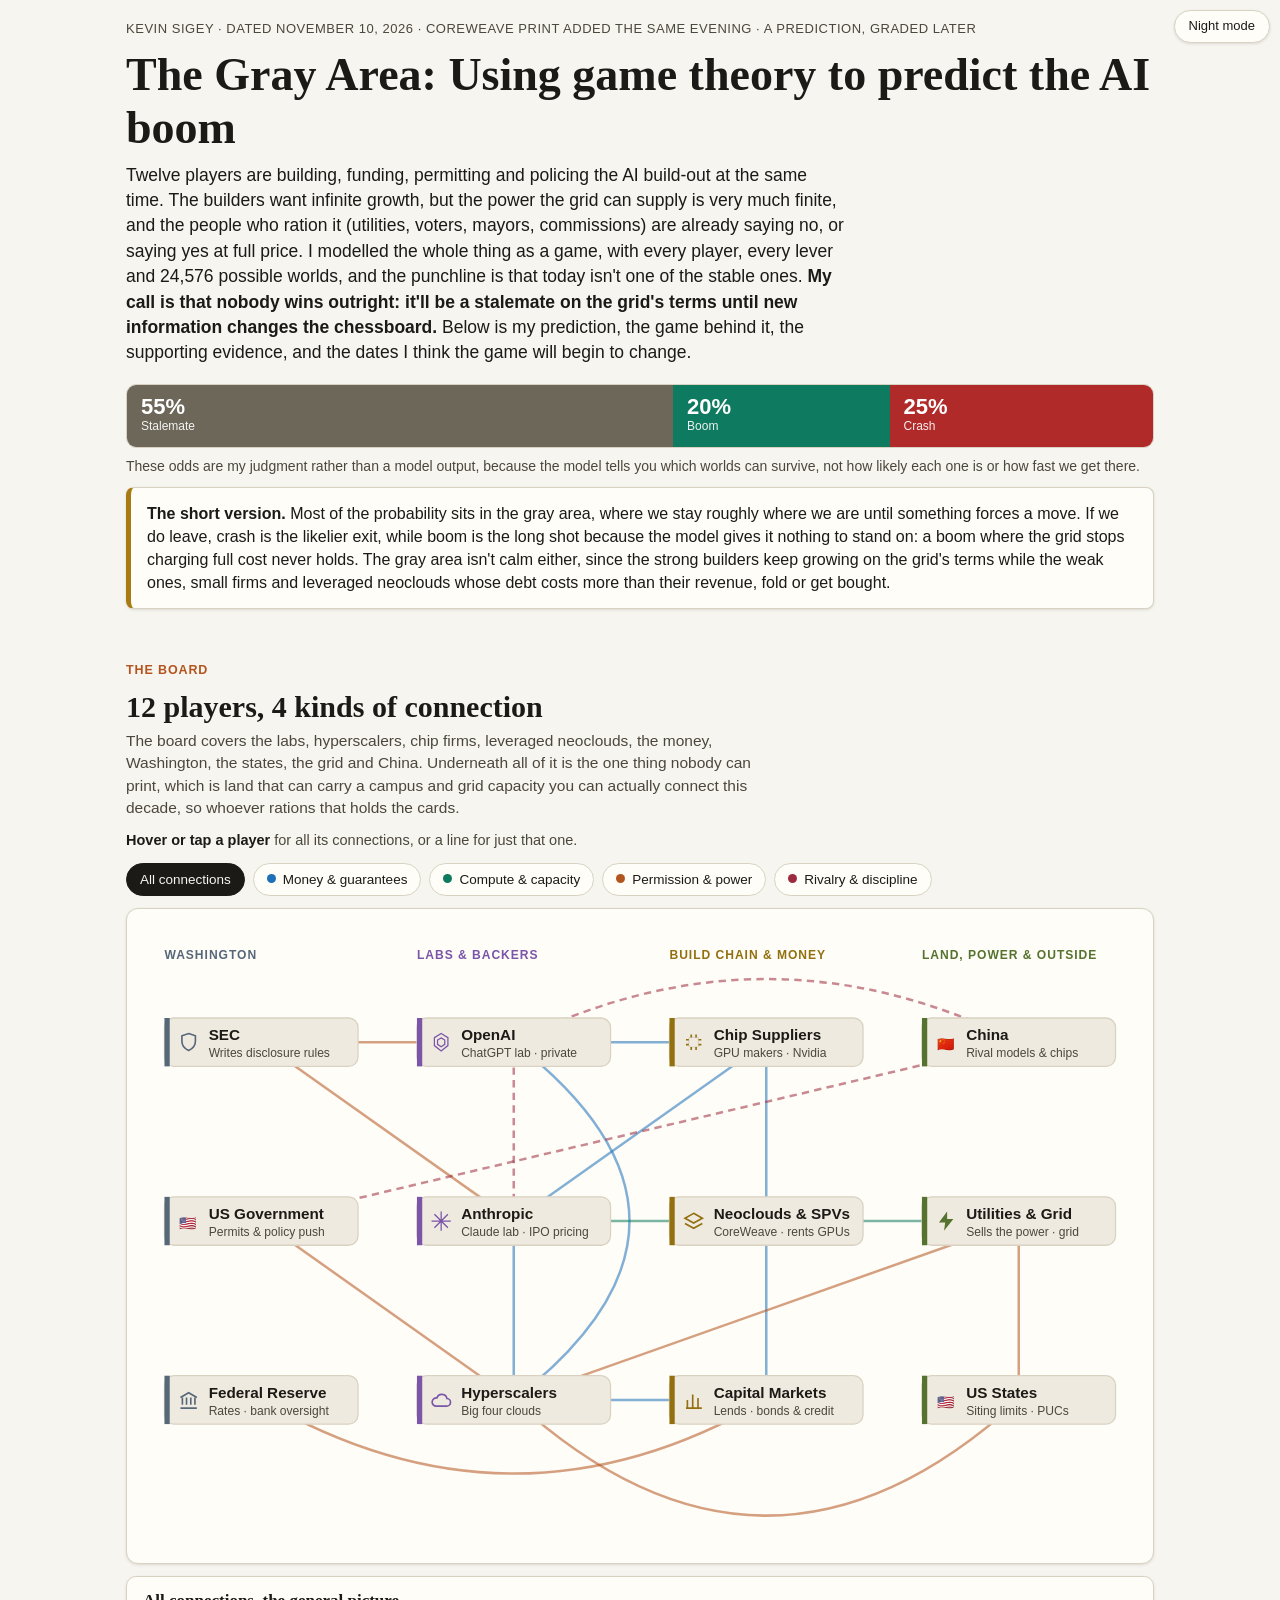
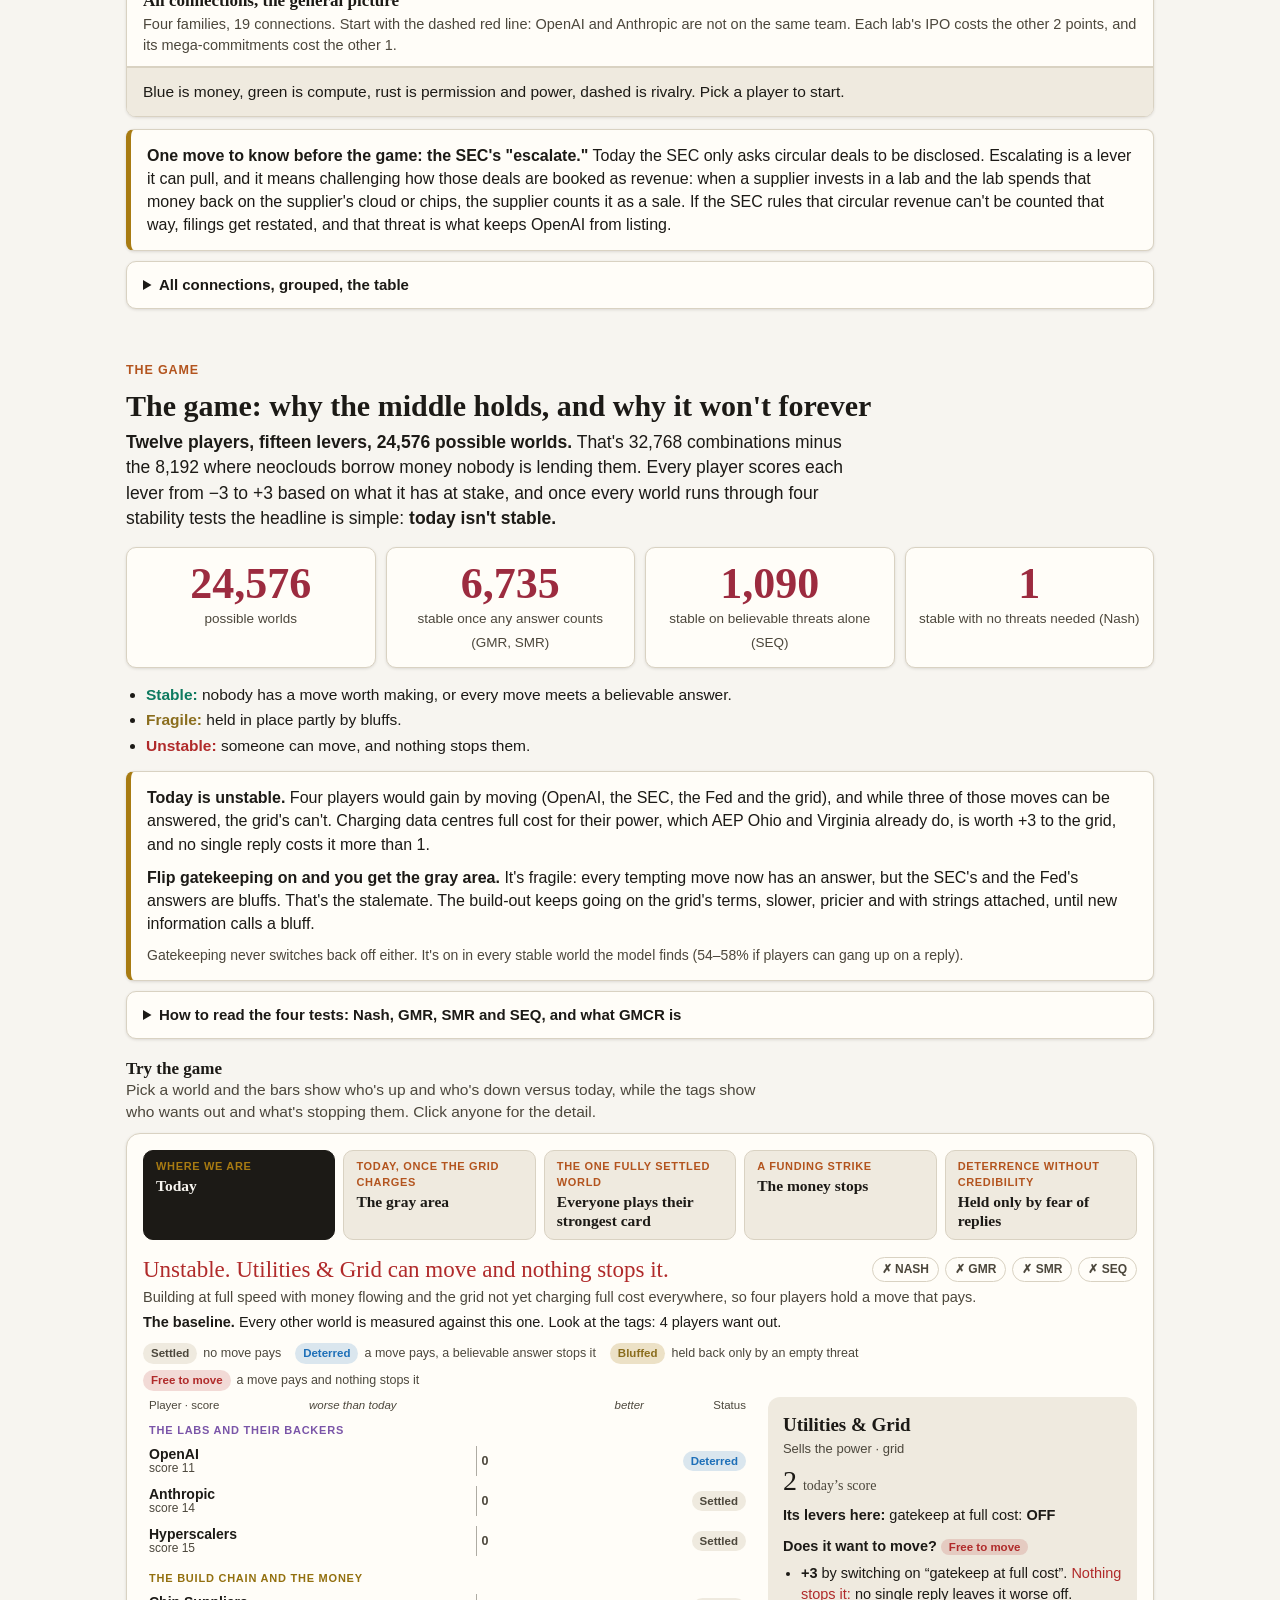
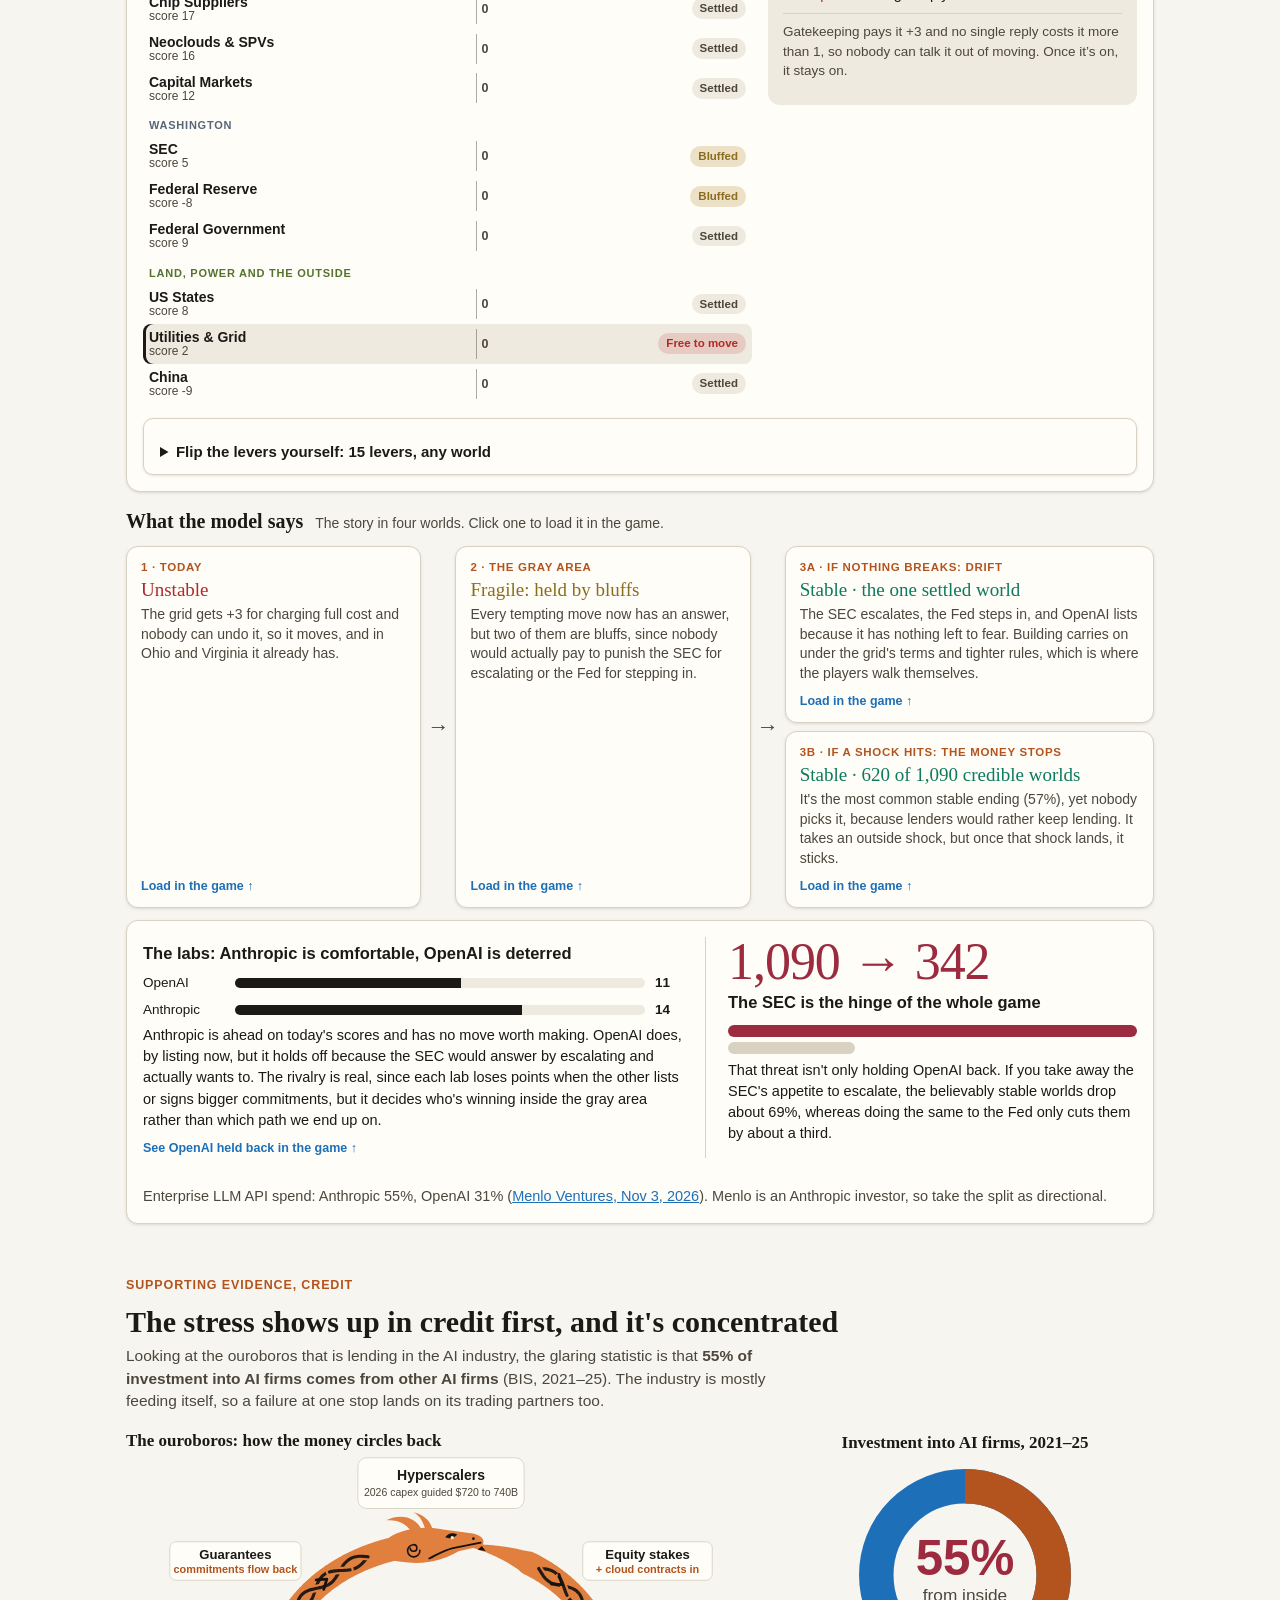
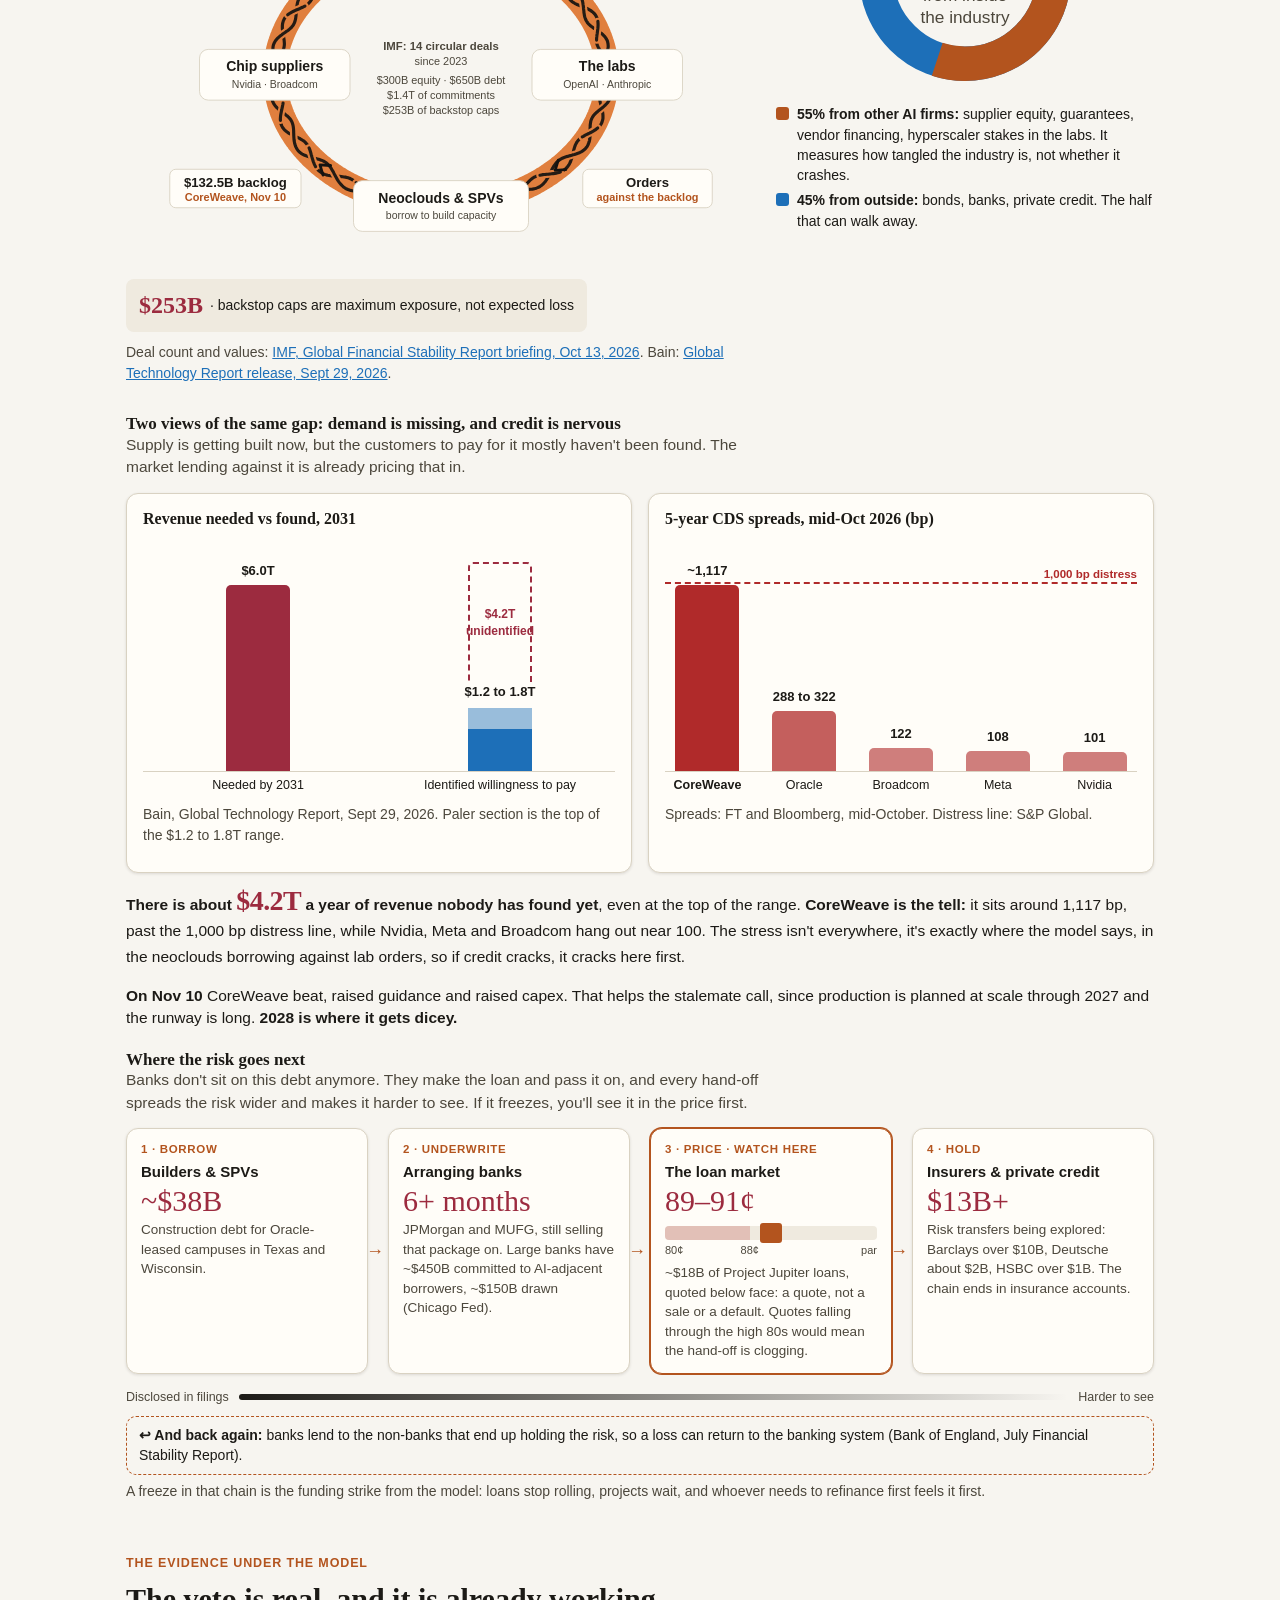
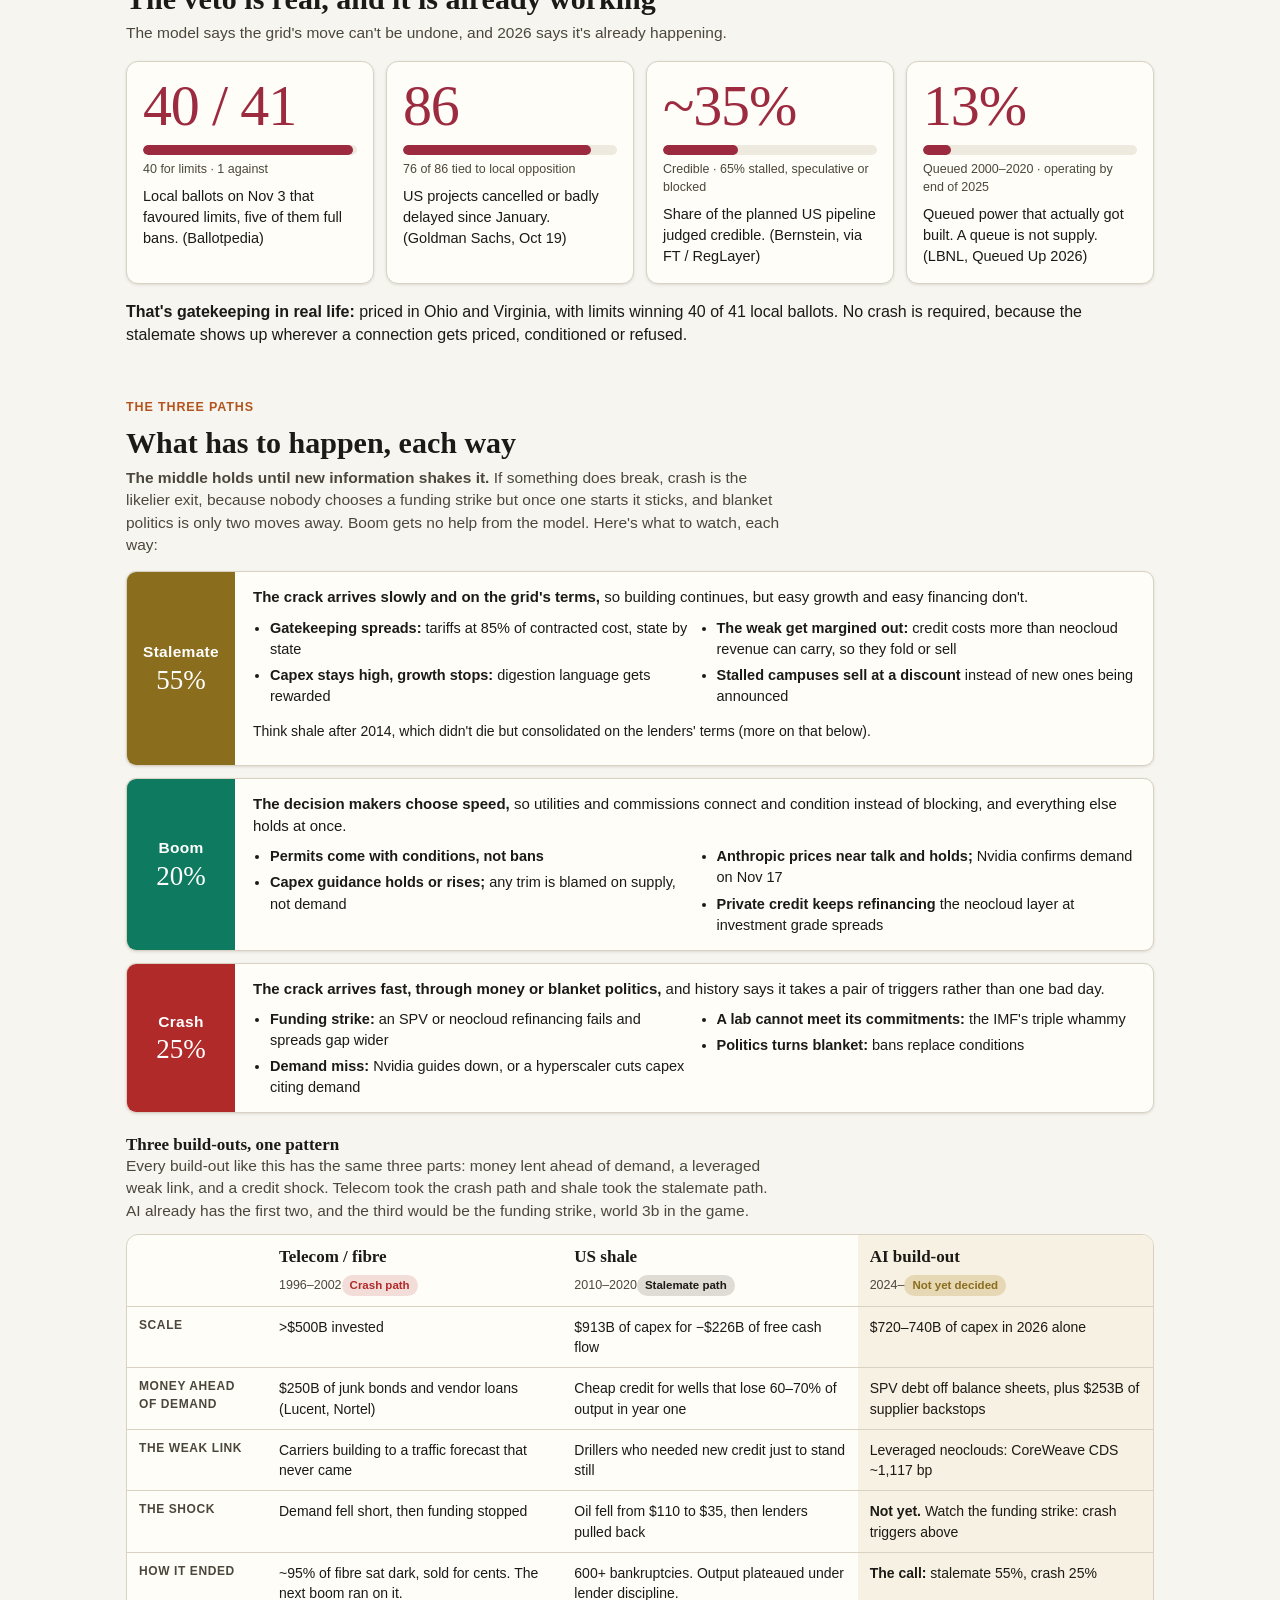
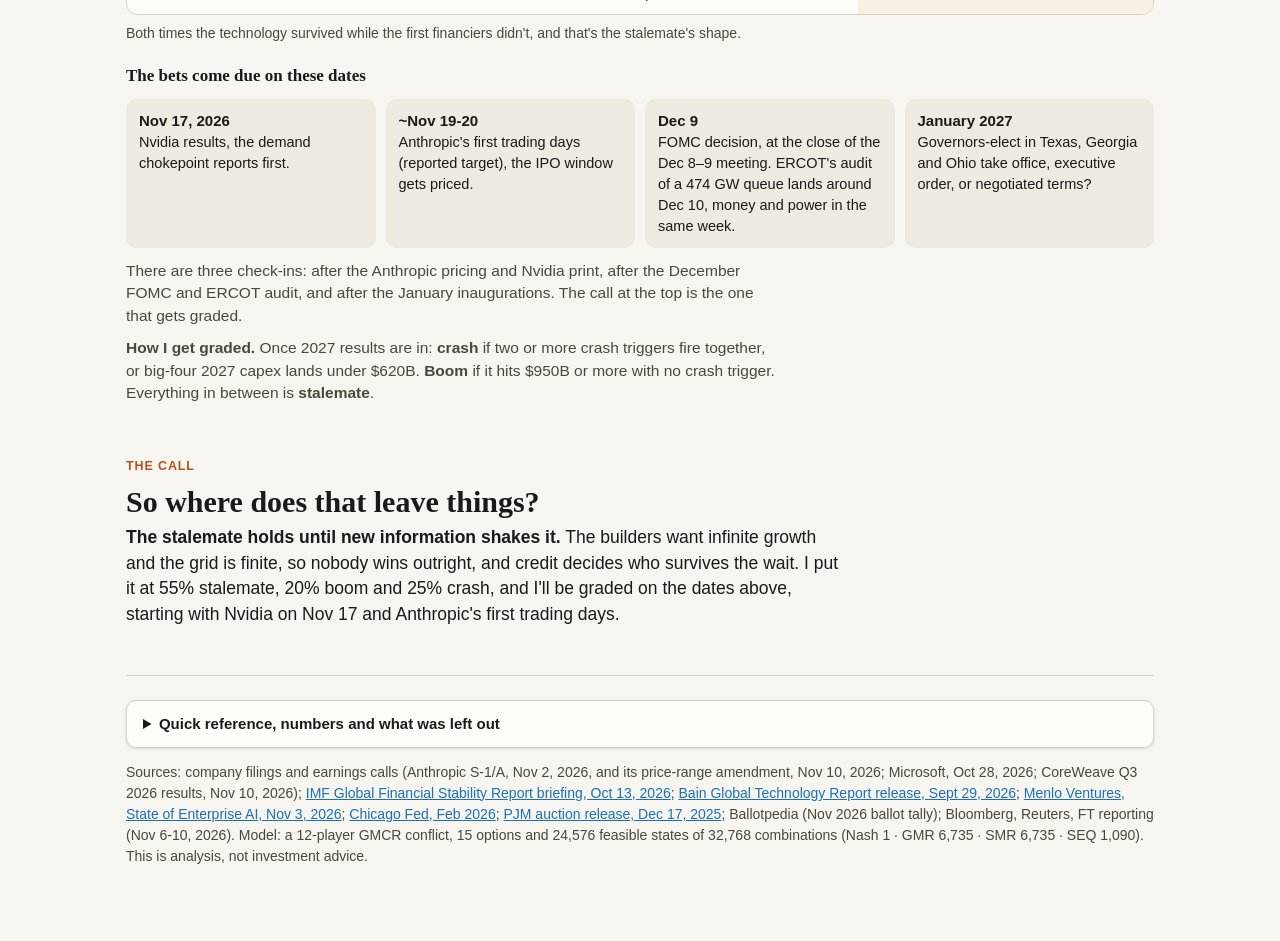
<file: the-gray-area.html>
<!doctype html>
<html lang="en">
<head>
<meta charset="utf-8" />
<meta name="viewport" content="width=device-width, initial-scale=1, viewport-fit=cover" />
<meta name="color-scheme" content="light dark" />
<link rel="icon" href="data:," />
<title>The Gray Area: Using game theory to predict the AI boom</title>
<style>
  :root{
    --bg:#f7f5f0; --panel:#fffdf8; --panel2:#efeadf; --ink:#1c1a16; --ink2:#5a554a; --line:#d9d2c2;
    --rust:#b3541e; --blue:#1d6fb8; --green:#0e7a5f; --plum:#9c2b3f; --gold:#a87b12;
    --good:#0e7a5f; --bad:#b02a2a; --mid:#8a6d1d;
    --shadow:0 1px 3px rgba(30,25,15,.12);
  }
  html[data-theme="dark"]{
    --bg:#141311; --panel:#1e1c18; --panel2:#26231d; --ink:#ece7da; --ink2:#a89f8d; --line:#3a362c;
    --rust:#e07f3e; --blue:#5ea8e0; --green:#3cb894; --plum:#e0687e; --gold:#d9a92e;
    --good:#3cb894; --bad:#e06868; --mid:#d9a92e;
    --shadow:0 1px 3px rgba(0,0,0,.5);
  }
  html[data-theme="light"]{
    --bg:#f7f5f0; --panel:#fffdf8; --panel2:#efeadf; --ink:#1c1a16; --ink2:#4c473c; --line:#d9d2c2;
    --rust:#b3541e; --blue:#1d6fb8; --green:#0e7a5f; --plum:#9c2b3f; --gold:#a87b12;
    --good:#0e7a5f; --bad:#b02a2a; --mid:#8a6d1d;
    --shadow:0 1px 3px rgba(30,25,15,.12);
  }
  *{box-sizing:border-box}
  body{margin:0;background:var(--bg);color:var(--ink);font-family:-apple-system,"Segoe UI",Roboto,Helvetica,Arial,sans-serif;line-height:1.45}
  .wrap{max-width:1060px;margin:0 auto;padding:20px 16px 64px}
  h1,h2,h3{font-family:Georgia,"Times New Roman",serif;line-height:1.15;margin:0}
  h2{font-size:clamp(22px,3.4vw,30px);margin-bottom:6px}
  h3{font-size:17px}
  p{margin:0 0 10px}
  .lede{color:var(--ink);max-width:74ch;font-size:17.5px}
  section{margin-top:52px}
  .secnote{color:var(--ink2);font-size:15.5px;max-width:76ch}
  button{font:inherit;cursor:pointer}
  .modebtn{position:fixed;top:10px;right:10px;z-index:50;background:var(--panel);color:var(--ink);border:1px solid var(--line);border-radius:999px;padding:6px 14px;font-size:13px;box-shadow:var(--shadow)}
  /* prediction hero */
  .predbar{display:flex;height:64px;border-radius:10px;overflow:hidden;border:1px solid var(--line);margin:18px 0 8px}
  .predbar div{display:flex;flex-direction:column;justify-content:center;padding:0 14px;color:#fff;min-width:0}
  .predbar .pb-stale{background:#6d675a;flex:55}.predbar .pb-boom{background:var(--green);flex:20}.predbar .pb-crash{background:var(--bad);flex:25}
  .predbar b{font-size:22px;line-height:1}.predbar span{font-size:12px;opacity:.92;white-space:nowrap;overflow:hidden;text-overflow:ellipsis}
  .callout{background:var(--panel);border:1px solid var(--line);border-left:5px solid var(--gold);border-radius:8px;padding:14px 16px;box-shadow:var(--shadow)}
  .callout p:last-child{margin-bottom:0}
  .dateline{font-size:13px;color:var(--ink2);letter-spacing:.04em;text-transform:uppercase}
  /* map */
  .chips{display:flex;flex-wrap:wrap;gap:8px;margin:12px 0}
  .chip{border:1px solid var(--line);background:var(--panel);color:var(--ink);border-radius:999px;padding:6px 13px;font-size:13.5px}
  .chip[aria-pressed="true"]{background:var(--ink);color:var(--bg);border-color:var(--ink)}
  .chip .dot{display:inline-block;width:9px;height:9px;border-radius:50%;margin-right:7px;vertical-align:1px}
  .mapbox{background:var(--panel);border:1px solid var(--line);border-radius:12px;padding:8px;box-shadow:var(--shadow)}
  svg text{font-family:inherit}
  .node{cursor:pointer}
  .node rect{fill:var(--panel2);stroke:var(--line);stroke-width:1.2}
  .node.sel rect{stroke:var(--ink);stroke-width:2.4}
  .node text{fill:var(--ink);font-size:14.5px;font-weight:600}
  .node .sub{font-size:11.5px;font-weight:400;fill:var(--ink2)}
  .edge{fill:none;stroke-width:2.4;opacity:.55;cursor:pointer}
  .edge.sel{opacity:1;stroke-width:4}
  .edge.dim,.node.dim{opacity:.12}
  .edge.f-money{stroke:var(--blue)} .edge.f-compute{stroke:var(--green)} .edge.f-power{stroke:var(--rust)} .edge.f-rival{stroke:var(--plum);stroke-dasharray:7 5}
  .panel{background:var(--panel);border:1px solid var(--line);border-radius:10px;padding:14px 16px;margin-top:12px;box-shadow:var(--shadow)}
  .panel h3{margin-bottom:4px}
  .panel .cols{display:grid;grid-template-columns:1fr 1fr;gap:14px;margin-top:8px}
  .panel .cols div{background:var(--panel2);border-radius:8px;padding:10px 12px;font-size:14px}
  .panel .cols b{display:block;font-size:12px;letter-spacing:.05em;text-transform:uppercase;color:var(--ink2);margin-bottom:3px}
  @media(max-width:640px){.panel .cols{grid-template-columns:1fr}}
  details{border:1px solid var(--line);border-radius:10px;background:var(--panel);margin-top:10px;box-shadow:var(--shadow)}
  summary{cursor:pointer;padding:12px 16px;font-weight:600;font-size:15px}
  details .body{padding:0 16px 14px}
  table{border-collapse:collapse;width:100%;font-size:14px}
  th,td{text-align:left;padding:7px 8px;border-bottom:1px solid var(--line);vertical-align:top}
  th{font-size:12px;letter-spacing:.05em;text-transform:uppercase;color:var(--ink2)}
  td.num,th.num{text-align:right;font-variant-numeric:tabular-nums}
  /* model */
  .funnel{display:grid;grid-template-columns:repeat(4,1fr);gap:10px;margin:16px 0}
  .fstep{background:var(--panel);border:1px solid var(--line);border-radius:10px;padding:14px 12px;text-align:center;box-shadow:var(--shadow)}
  .fstep b{display:block;font-size:clamp(32px,4.6vw,44px);line-height:1;color:var(--plum);font-family:Georgia,serif}
  .fstep span{font-size:13.5px;color:var(--ink2)}
  @media(max-width:640px){.funnel{grid-template-columns:1fr 1fr}}
  .verdictgrid{display:grid;grid-template-columns:repeat(4,1fr);gap:10px;margin:14px 0}
  @media(max-width:760px){.verdictgrid{grid-template-columns:1fr 1fr}}
  .vcard{background:var(--panel);border:1px solid var(--line);border-radius:10px;padding:12px 14px;box-shadow:var(--shadow)}
  .vcard b{font-family:Georgia,serif;font-size:16px;display:block;margin-bottom:3px}
  .vcard p{font-size:14.5px;color:var(--ink2);margin:0}
  .presets{display:flex;flex-wrap:wrap;gap:8px;margin:12px 0}
  .preset{border:1px solid var(--line);background:var(--panel);color:var(--ink);border-radius:8px;padding:8px 13px;font-size:14px}
  .preset[aria-pressed="true"]{background:var(--ink);color:var(--bg)}
  .optgrid{display:flex;flex-wrap:wrap;gap:6px;margin:10px 0}
  .opt{border:1px solid var(--line);border-radius:999px;padding:5px 11px;font-size:12.5px;background:var(--panel2);color:var(--ink2)}
  .opt.on{background:var(--ink);color:var(--bg);border-color:var(--ink)}
  .scorebars{display:grid;grid-template-columns:1fr 1fr;gap:4px 22px;margin-top:8px}
  @media(max-width:640px){.scorebars{grid-template-columns:1fr}}
  .srow{display:grid;grid-template-columns:128px 1fr 34px;align-items:center;gap:8px;font-size:13px}
  .sbar{height:9px;background:var(--panel2);border-radius:5px;position:relative;overflow:hidden}
  .sbar i{position:absolute;top:0;bottom:0;border-radius:5px}
  .movers{font-size:15px;margin-top:10px}
  .movers b{color:var(--bad)}
  /* rivalry */
  .vs{display:grid;grid-template-columns:1fr 1fr;gap:12px;margin-top:14px}
  @media(max-width:640px){.vs{grid-template-columns:1fr}}
  .vscard{background:var(--panel);border:1px solid var(--line);border-radius:12px;padding:16px;box-shadow:var(--shadow)}
  .vscard h3{font-size:21px}
  .vscard .tag{font-size:12px;color:var(--ink2);letter-spacing:.05em;text-transform:uppercase}
  .vsrow{display:flex;justify-content:space-between;gap:10px;padding:7px 0;border-bottom:1px solid var(--line);font-size:14.5px}
  .vsrow:last-child{border-bottom:none}
  .vsrow b{font-variant-numeric:tabular-nums;text-align:right}
  .sharebar{display:flex;height:20px;border-radius:5px;overflow:hidden;margin:6px 0 2px}
  .sharebar div{color:#fff;font-size:12px;display:flex;align-items:center;padding:0 8px;white-space:nowrap}
  /* paths: horizontal boxes, traffic-light rail down the left margin */
  .paths{display:flex;flex-direction:column;gap:12px;margin-top:14px}
  .path{display:grid;grid-template-columns:108px 1fr;background:var(--panel);border:1px solid var(--line);border-radius:10px;overflow:hidden;box-shadow:var(--shadow)}
  .prail{display:flex;flex-direction:column;align-items:center;justify-content:center;gap:5px;padding:16px 8px;text-align:center;color:#fff;background:#8a6d1d}
  .path.boom .prail{background:var(--good)} .path.crash .prail{background:var(--bad)}
  .prail .prail-name{font-weight:700;font-size:15.5px;letter-spacing:.02em;line-height:1.2}
  .prail .prail-pct{font-family:Georgia,serif;font-size:27px;line-height:1}
  .pbody{padding:14px 18px}
  .pbody p{font-size:15px}
  .pbody ul{margin:8px 0 0;padding-left:17px;font-size:14.5px}
  .pbody li{margin-bottom:5px}
  @media(min-width:760px){.pbody ul{columns:2;column-gap:28px}.pbody ul li{break-inside:avoid}}
  @media(max-width:520px){.path{grid-template-columns:76px 1fr}.prail .prail-pct{font-size:21px}.prail .prail-name{font-size:13px}.pbody{padding:12px 13px}}
  .checks{display:grid;grid-template-columns:repeat(4,1fr);gap:10px;margin-top:14px}
  @media(max-width:820px){.checks{grid-template-columns:1fr 1fr}}
  .check{background:var(--panel2);border-radius:10px;padding:11px 13px;font-size:14.5px}
  .check b{display:block;font-size:15px}
  /* big metrics: number carries the point, words stay the same size */
  .bignum{font-family:Georgia,serif;color:var(--plum);line-height:.95;letter-spacing:-.02em}
  .veto-grid{display:grid;grid-template-columns:repeat(4,1fr);gap:12px;margin-top:16px}
  @media(max-width:860px){.veto-grid{grid-template-columns:1fr 1fr}}
  @media(max-width:480px){.veto-grid{grid-template-columns:1fr}}
  .veto-card{background:var(--panel);border:1px solid var(--line);border-radius:12px;padding:16px;box-shadow:var(--shadow)}
  .veto-card .bignum{font-size:clamp(44px,6vw,58px);display:block}
  .veto-card p{font-size:14.5px;margin:8px 0 0}
  .veto-bar{height:10px;background:var(--panel2);border-radius:99px;overflow:hidden;margin-top:12px}
  .veto-bar i{display:block;height:100%;background:var(--plum);border-radius:99px}
  .veto-bar-label{font-size:12.5px;color:var(--ink2);margin-top:5px}
  /* model takeaways: conclusions first, visual, no reading three cards to get it */
  .takeaways{margin-top:18px}
  .takeaways-head{display:flex;align-items:baseline;gap:12px;flex-wrap:wrap}
  .takeaways-head h3{font-size:20px}
  .takeaways-head span{font-size:14px;color:var(--ink2)}
  .take-grid{display:grid;grid-template-columns:1fr 1fr 1fr;gap:12px;margin-top:12px}
  @media(max-width:860px){.take-grid{grid-template-columns:1fr}}
  .take-card{background:var(--panel);border:1px solid var(--line);border-radius:12px;padding:16px;box-shadow:var(--shadow)}
  .take-card .bignum{font-size:clamp(46px,6vw,60px);display:block}
  .take-card .take-title{font-weight:700;font-size:16.5px;line-height:1.25;margin-top:6px}
  .take-card p{font-size:14.5px;margin:6px 0 0}
  .take-bar{height:12px;background:var(--panel2);border-radius:99px;overflow:hidden;margin-top:12px;display:flex}
  .take-bar i{display:block;height:100%}
  .take-bar .fill-plum{background:var(--plum)} .take-bar .fill-mute{background:var(--line)}
  .take-shrink{display:flex;align-items:center;gap:8px;margin-top:12px;font-size:13px;color:var(--ink2)}
  .take-shrink .bar-now{height:12px;background:var(--plum);border-radius:99px;flex:0 0 100%}
  .score-vs{display:grid;grid-template-columns:82px minmax(0,1fr) 28px;gap:10px;align-items:center;font-size:13.5px;margin-top:7px}
  .score-vs>span:first-child{white-space:nowrap}
  .score-vs .track{height:10px;background:var(--panel2);border-radius:99px;overflow:hidden;min-width:0}
  .score-vs .track i{display:block;height:100%;background:var(--ink)}
  .loopwrap{align-items:center}
  .arc-bg{fill:var(--panel);stroke:var(--line);stroke-width:1}
  /* credit */
  .hbar{display:grid;grid-template-columns:110px 1fr 86px;gap:10px;align-items:center;font-size:14px;margin:7px 0}
  .hbar .track{height:16px;background:var(--panel2);border-radius:4px;position:relative}
  .hbar .fill{position:absolute;top:0;bottom:0;left:0;background:var(--bad);border-radius:4px;opacity:.85}
  .hbar .val{text-align:right;font-variant-numeric:tabular-nums;font-weight:600}
  .creditgrid{display:grid;grid-template-columns:1.2fr .8fr;gap:16px}
  @media(max-width:760px){.creditgrid{grid-template-columns:1fr}}
  .src{font-size:14px;color:var(--ink2);line-height:1.5}
  .src a{color:var(--blue)}
  footer{margin-top:48px;border-top:1px solid var(--line);padding-top:14px}
  .kicker{font-size:12.5px;letter-spacing:.07em;text-transform:uppercase;color:var(--rust);font-weight:700}
  @media(max-width:640px){header{padding-top:36px}.predbar{height:56px}.predbar b{font-size:19px}}
  /* map interaction */
  .hint{font-size:14.5px;color:var(--ink2);margin:2px 0 10px}
  .hint b{color:var(--ink)}
  .edge:hover{opacity:1;stroke-width:4.5}
  .node:hover rect{stroke:var(--ink);stroke-width:2.2}
  .panel .mpmeta{margin:0 0 8px;color:var(--ink2);font-size:14.5px}
  .mpstrip{border-top:2px solid var(--line);background:var(--panel2);border-radius:0 0 8px 8px;margin:10px -16px -14px;padding:12px 16px;font-size:15.5px;line-height:1.5}
  .mpstrip b{color:var(--rust)}
  tr.crow{cursor:pointer}
  tr.crow:hover td{background:var(--panel2)}
  /* player tiles */
  .pstrip{display:grid;grid-template-columns:repeat(3,1fr);gap:10px;margin:16px 0}
  @media(max-width:820px){.pstrip{grid-template-columns:1fr 1fr}}
  @media(max-width:520px){.pstrip{grid-template-columns:1fr}}
  .ptile{display:flex;gap:11px;align-items:flex-start;background:var(--panel);border:1px solid var(--line);border-radius:10px;padding:11px 13px;box-shadow:var(--shadow)}
  .ptile svg{flex:0 0 26px;width:26px;height:26px;color:var(--rust);margin-top:2px}
  .ptile b{display:block;font-size:15.5px;line-height:1.25}
  .ptile .pv{display:block;font-size:13.5px;color:var(--ink2);margin-top:2px;line-height:1.35}
  .ptile .ps{margin-left:auto;font-family:Georgia,serif;font-size:24px;white-space:nowrap}
  .ptile .ps.up{color:var(--good)} .ptile .ps.down{color:var(--bad)}
  .ptile.hot{border:2px solid var(--rust)}
  .ptile.hot .pv{color:var(--ink);font-weight:600}
  .up{color:var(--good);font-weight:700}.down{color:var(--bad);font-weight:700}
  .gatechips{display:flex;flex-wrap:wrap;gap:10px;margin-top:12px}
  .gchip{background:var(--panel2);border-radius:8px;padding:9px 14px;font-size:14.5px}
  .gchip b{font-family:Georgia,serif;font-size:26px;color:var(--plum);vertical-align:-2px;margin-right:4px}
  .minifacts{display:grid;grid-template-columns:repeat(3,1fr);gap:10px;margin-top:14px}
  @media(max-width:760px){.minifacts{grid-template-columns:1fr}}
  .minifact{background:var(--panel);border:1px solid var(--line);border-radius:10px;padding:12px 14px;font-size:14.5px;box-shadow:var(--shadow)}
  .minifact b{display:block;font-family:Georgia,serif;font-size:40px;line-height:1;color:var(--plum);margin-bottom:4px}
  /* credit loop + donut */
  .loopwrap{display:grid;grid-template-columns:1.25fr .75fr;gap:20px;align-items:start;margin:18px 0 6px}
  @media(max-width:820px){.loopwrap{grid-template-columns:1fr}}
  .loopflow{display:flex;align-items:stretch;gap:0;flex-wrap:wrap}
  .lnode{flex:1 1 118px;background:var(--panel);border:1px solid var(--line);border-radius:10px;padding:10px 12px;box-shadow:var(--shadow)}
  .lnode b{display:block;font-size:15px}
  .lnode span{font-size:13px;color:var(--ink2);line-height:1.35;display:block}
  .larrow{align-self:center;font-size:20px;color:var(--rust);padding:0 5px;font-weight:700}
  .lreturn{margin-top:10px;background:var(--panel2);border-radius:8px;padding:10px 14px;font-size:14.5px}
  .donutbox{text-align:center}
  .donutbox svg{max-width:230px;width:100%}
  .legend{text-align:left;font-size:14px;margin-top:8px}
  .legend div{display:flex;gap:8px;margin:5px 0;align-items:flex-start}
  .legend .sw{flex:0 0 13px;width:13px;height:13px;border-radius:3px;margin-top:3px}
  /* rivalry inline refs */
  .refgrid{display:grid;grid-template-columns:repeat(3,1fr);gap:12px;margin-top:14px}
  @media(max-width:820px){.refgrid{grid-template-columns:1fr}}
  .refcard{background:var(--panel);border:1px solid var(--line);border-radius:10px;padding:13px 15px;box-shadow:var(--shadow)}
  .refcard h3{font-size:16px;margin-bottom:5px}
  .refcard p{font-size:14.5px;margin:0}

  /* game tiles, grouped, each with its own dropdown */
  .ggroup{margin-top:20px}
  .ggroup h4{font-family:Georgia,serif;font-size:17px;margin:0 0 3px}
  .ggroup .gdesc{font-size:14px;color:var(--ink2);margin:0 0 4px;max-width:76ch}
  .gtiles{display:grid;grid-template-columns:repeat(3,1fr);gap:10px;margin-top:8px}
  @media(max-width:820px){.gtiles{grid-template-columns:1fr 1fr}}
  @media(max-width:520px){.gtiles{grid-template-columns:1fr}}
  .gtile{background:var(--panel);border:1px solid var(--line);border-radius:10px;padding:11px 13px;box-shadow:var(--shadow)}
  .gtop{display:flex;gap:11px;align-items:flex-start}
  .gtile svg{flex:0 0 28px;width:28px;height:28px;color:var(--rust);margin-top:2px}
  .gtile b{display:block;font-size:15.5px;line-height:1.25}
  .gtile .gv{display:block;font-size:13px;color:var(--ink2);margin-top:2px;line-height:1.35}
  .gtile .gs{margin-left:auto;font-family:Georgia,serif;font-size:20px;white-space:nowrap}
  .gtile .gs.up{color:var(--good)} .gtile .gs.down{color:var(--bad)}
  .gtile.hot{border:2px solid var(--rust)}
  .gtile details.tiledrop{border:none;background:transparent;box-shadow:none;margin-top:6px;border-radius:0}
  .gtile details.tiledrop summary{padding:5px 0 2px;font-size:13.5px;font-weight:600;color:var(--blue)}
  .gtile .tilebody{font-size:13.5px;line-height:1.5;padding:4px 0 2px;color:var(--ink)}
  .gtile .tilebody b{display:inline;font-size:13.5px}
  .flag{font-size:17px;line-height:1}
  .connlist{margin:8px 0 0;padding:0;list-style:none}
  .connlist li{margin:5px 0}
  .connlink{background:none;border:none;color:var(--blue);font-size:15px;text-align:left;padding:2px 0;text-decoration:underline;text-underline-offset:3px}
  /* brand logo marks */
  .logomark{width:44px;height:44px;color:var(--ink);margin-bottom:8px}
  /* traffic light paths */
  .traffic{display:flex;border:1px solid var(--line);border-radius:999px;overflow:hidden;margin:14px 0 4px;background:var(--panel);box-shadow:var(--shadow)}
  .traffic div{flex:1;display:flex;align-items:center;gap:9px;justify-content:center;padding:11px 6px;font-weight:700;font-size:15px;min-width:0;text-align:center}
  .traffic .tl-dot{flex:0 0 16px;width:16px;height:16px;border-radius:50%}
  .traffic .tl-stale{background:color-mix(in srgb,var(--gold) 16%,var(--panel))}
  .traffic .tl-boom{background:color-mix(in srgb,var(--good) 14%,var(--panel))}
  .traffic .tl-crash{background:color-mix(in srgb,var(--bad) 12%,var(--panel))}
  @media(max-width:520px){.traffic div{font-size:12.5px;gap:5px;padding:9px 3px}.traffic .tl-dot{flex-basis:12px;width:12px;height:12px}}
  /* circular credit loop */
  .loopcircle{width:100%;max-width:560px;margin:0 auto;display:block}
  .loopwrap{align-items:start}
  .loopwrap>div{min-width:0}
  .donutbox{padding-top:2px}
  .donutbox svg{height:auto}
  .loopnode rect{fill:var(--panel);stroke:var(--line)}
  .loopnode text{fill:var(--ink);font-weight:700}
  .loopnode .lsub{fill:var(--ink2);font-weight:400}
  .arclabel{font-size:12.5px;font-weight:700;fill:var(--rust)}
  .arcnum{font-size:15px;font-weight:800;fill:var(--ink)}
  .factchips{display:flex;flex-wrap:wrap;gap:9px;margin-top:12px}
  .fchip{background:var(--panel2);border-radius:8px;padding:9px 13px;font-size:14px}
  .fchip b{font-family:Georgia,serif;font-size:24px;color:var(--plum);vertical-align:-3px;margin-right:3px}
  footer a{color:var(--blue)}
  /* compact state bullets + player table with hover popouts */
  .sc-bullets{margin:2px 0 0;padding-left:16px;font-size:13.5px;line-height:1.45;color:var(--ink);text-align:left}
  .sc-bullets li{margin:2px 0}
  .statesum ul{margin:4px 0 0;padding-left:18px}
  .statesum li{margin:2px 0}
  .ptable-wrap{margin-top:14px;background:var(--panel);border:1px solid var(--line);border-radius:10px;box-shadow:var(--shadow);padding:6px 14px 10px}
  table.ptable{font-size:14px}
  table.ptable th,table.ptable td{padding:8px 8px}
  table.ptable .grouprow td{background:var(--panel2);font-weight:700;font-size:12.5px;letter-spacing:.05em;text-transform:uppercase;color:var(--ink2);padding-top:9px;padding-bottom:9px}
  table.ptable .prow{cursor:default;outline:none}
  table.ptable .prow.hovered td,table.ptable .prow.focused td{background:color-mix(in srgb,var(--panel2) 65%,var(--panel))}
  table.ptable .hotrow td{background:color-mix(in srgb,var(--rust) 10%,var(--panel))}
  table.ptable .pcell{position:relative;min-width:150px}
  .pname{font-weight:700}
  .psub{display:block;font-size:12.5px;color:var(--ink2);font-weight:400;margin-top:1px}
  .popout{display:block;visibility:hidden;opacity:0;pointer-events:none;position:absolute;left:0;top:calc(100% - 2px);z-index:60;width:min(360px,84vw);background:var(--panel);border:1px solid var(--line);border-radius:10px;box-shadow:0 10px 28px rgba(0,0,0,.22);padding:12px 14px;font-size:13.5px;line-height:1.5;color:var(--ink);white-space:normal;text-transform:none;letter-spacing:0;transition:opacity .12s ease,visibility .12s}
  .popout.pop-up{top:auto;bottom:calc(100% - 2px)}
  table.ptable .prow.hovered .popout,table.ptable .prow.focused .popout{visibility:visible;opacity:1;pointer-events:auto}
  .ptable-wrap{overflow:visible;position:relative;transition:border-color .25s ease,box-shadow .25s ease}
  .ptable-wrap.flash{border-color:var(--rust);box-shadow:0 0 0 3px color-mix(in srgb,var(--rust) 38%,transparent),var(--shadow)}
  table.ptable .scorecell{font-family:Georgia,serif;font-size:19px;text-align:right;white-space:nowrap}
  @media(max-width:520px){table.ptable{font-size:13px}table.ptable th,table.ptable td{padding:7px 5px}table.ptable .pcell{min-width:118px}.popout{width:min(320px,80vw)}}
  /* take-list additions */
  .node:focus{outline:none}.node:focus rect{stroke:var(--ink);stroke-width:2.6}
  .edge:focus{outline:none;opacity:1;stroke-width:4.5}
  .methodnote{font-size:14.5px;color:var(--ink2);line-height:1.55;margin-top:10px}
  .methodnote b{color:var(--ink)}
  .honesty{font-size:13.5px;color:var(--ink2);border-left:3px solid var(--line);padding:2px 0 2px 10px;margin-top:10px}
  .vcharts{display:grid;grid-template-columns:1fr 1fr;gap:16px;margin:14px 0}
  @media(max-width:820px){.vcharts{grid-template-columns:1fr}}
  .vchart{background:var(--panel);border:1px solid var(--line);border-radius:12px;padding:16px;box-shadow:var(--shadow);min-width:0}
  .vchart h3{margin:0 0 4px;font-size:16px}
  .vplot{position:relative;height:210px;margin-top:34px;display:flex;align-items:flex-end;gap:12px;border-bottom:1px solid var(--line)}
  .vcol{flex:1;height:100%;position:relative;display:flex;flex-direction:column;justify-content:flex-end;align-items:center;min-width:0}
  .vbar{width:100%;max-width:64px}
  .vcol .vbar:first-of-type{border-radius:5px 5px 0 0}
  .vval{font-size:13px;font-weight:700;margin-bottom:4px;white-space:nowrap;font-variant-numeric:tabular-nums}
  .vgap{width:100%;max-width:64px;border:2px dashed var(--plum);border-bottom:0;border-radius:5px 5px 0 0;display:flex;align-items:center;justify-content:center;text-align:center;font-size:12px;color:var(--plum);order:-1;box-sizing:border-box}
  .vcol .vbar.vtop{order:-1;border-radius:0}
  .vline{position:absolute;left:0;right:0;border-top:2px dashed var(--bad);z-index:1}
  .vline i{position:absolute;right:0;top:-18px;font-style:normal;font-size:11.5px;font-weight:700;color:var(--bad)}
  .vchart .src{margin-top:10px}
  .vlabs{display:flex;gap:12px;margin-top:6px}
  .vlabs span{flex:1;text-align:center;font-size:12.5px;line-height:1.25;min-width:0}
  .demandviz{background:var(--panel);border:1px solid var(--line);border-radius:12px;padding:16px;margin:18px 0;box-shadow:var(--shadow)}
  .demandviz h3{margin-bottom:4px}
  .drow{display:grid;grid-template-columns:190px 1fr 92px;gap:10px;align-items:center;font-size:14px;margin:10px 0}
  @media(max-width:640px){.drow{grid-template-columns:1fr;gap:4px}.drow .dval{text-align:left!important}}
  .dtrack{height:18px;background:var(--panel2);border-radius:5px;position:relative;overflow:hidden}
  .dfill{position:absolute;top:0;bottom:0;left:0;border-radius:5px}
  .dfill.req{background:var(--plum)} .dfill.id{background:var(--blue)}
  .dval{text-align:right;font-variant-numeric:tabular-nums;font-weight:700}
  .riskstrip{display:grid;grid-template-columns:1fr auto 1fr auto 1fr;gap:10px;align-items:stretch;margin:16px 0 6px}
  @media(max-width:760px){.riskstrip{grid-template-columns:1fr}.riskstrip .rarr{transform:rotate(90deg);justify-self:center}}
  .rbox{background:var(--panel);border:1px solid var(--line);border-radius:10px;padding:12px 14px;box-shadow:var(--shadow);font-size:14.5px}
  .rbox b{display:block;font-size:15px;margin-bottom:3px}
  .rbox .bignum{font-size:34px}
  .rarr{align-self:center;font-size:20px;color:var(--rust);font-weight:700}
  /* try-the-game: four plain-English state cards + compact readout */
  .statecards{display:grid;grid-template-columns:repeat(4,1fr);gap:10px;margin:14px 0 10px}
  @media(max-width:860px){.statecards{grid-template-columns:1fr 1fr}}
  @media(max-width:480px){.statecards{grid-template-columns:1fr}}
  .statecard{text-align:left;background:var(--panel);border:1px solid var(--line);border-radius:10px;padding:12px 13px;box-shadow:var(--shadow);color:var(--ink);display:flex;flex-direction:column;gap:5px}
  .statecard[aria-pressed="true"]{border:2px solid var(--ink);padding:11px 12px}
  .statecard .sc-tag{font-size:11.5px;font-weight:700;letter-spacing:.06em;text-transform:uppercase;color:var(--rust)}
  .statecard .sc-name{font-family:Georgia,serif;font-size:18px;line-height:1.15;font-weight:700}
  .statecard .sc-plain{font-size:13.5px;line-height:1.4;color:var(--ink)}
  .statecard .sc-logic{font-size:13px;line-height:1.4;color:var(--ink2)}
  .statecard .sc-logic b{color:var(--ink)}
  .statecard .sc-verdict{margin-top:auto;font-size:13px;font-weight:700}
  .statecard .sc-verdict.holds{color:var(--good)} .statecard .sc-verdict.falls{color:var(--bad)} .statecard .sc-verdict.part{color:var(--mid)}
  .statecard .sc-tests{display:flex;flex-wrap:wrap;gap:5px;margin-top:3px}
  .statecard .sc-test{font-size:11px;font-weight:700;letter-spacing:.05em;padding:2px 8px;border-radius:999px;border:1px solid var(--line);color:var(--ink2)}
  .statecard .sc-test.on{border:2px solid var(--good);color:var(--good);padding:1px 7px}
  .statesum{background:var(--panel2);border-radius:10px;padding:12px 15px;font-size:15px;line-height:1.5}
  .statesum b{font-family:Georgia,serif}
  .switchlabel{font-size:13px;color:var(--ink2);margin:12px 0 0}
  #model .optgrid{gap:5px;margin:6px 0}
  #model .opt{font-size:12px;padding:4px 9px}
  #model .ggroup{margin-top:14px}
  #model .gtile{padding:9px 11px}
  #model .gtiles{gap:8px}
  .history{margin-top:22px}
  .hgrid{display:flex;flex-direction:column;gap:10px;margin-top:12px}
  .hrow{display:grid;grid-template-columns:170px 1fr 1fr;gap:14px;background:var(--panel);border:1px solid var(--line);border-radius:12px;padding:14px 16px;box-shadow:var(--shadow)}
  @media(max-width:760px){.hrow{grid-template-columns:1fr}}
  .hrow .hname{font-family:Georgia,serif;font-weight:700;font-size:17px;line-height:1.25}
  .hrow .hname span{display:block;font-family:-apple-system,"Segoe UI",Roboto,Helvetica,Arial,sans-serif;font-weight:400;font-size:13px;color:var(--ink2);margin-top:3px}
  .hrow p{font-size:14.5px;margin:0}
  .hrow .hbig{font-family:Georgia,serif;color:var(--plum);font-size:26px;line-height:1.05;display:block;margin-bottom:3px}
  /* ---- scenario board ---- */
  .gb{background:var(--panel);border:1px solid var(--line);border-radius:14px;padding:16px;box-shadow:var(--shadow);margin-top:10px}
  .gb-scen{display:flex;flex-wrap:wrap;gap:8px}
  .gb-sbtn{flex:1 1 150px;border:1px solid var(--line);background:var(--panel2);color:var(--ink);border-radius:10px;padding:8px 12px;text-align:left;display:flex;flex-direction:column;gap:2px}
  .gb-sbtn[hidden]{display:none}
  .gb-li{display:inline-flex;gap:6px;align-items:center}
  .gb-sbtn .t{font-size:11px;text-transform:uppercase;letter-spacing:.06em;color:var(--rust);font-weight:700}
  .gb-sbtn .n{font-family:Georgia,serif;font-size:15.5px;font-weight:700;line-height:1.2}
  .gb-sbtn[aria-pressed="true"]{background:var(--ink);color:var(--bg);border-color:var(--ink)}
  .gb-sbtn[aria-pressed="true"] .t{color:var(--gold)}
  .gb-head{margin:16px 0 4px;display:flex;flex-wrap:wrap;gap:8px 16px;align-items:center;justify-content:space-between}
  .gb-verdict{font-family:Georgia,serif;font-size:clamp(19px,2.6vw,23px);line-height:1.2}
  .gb-verdict.holds{color:var(--good)} .gb-verdict.part{color:var(--mid)} .gb-verdict.falls{color:var(--bad)}
  .gb-tests{display:flex;gap:6px}
  .gb-test{font-size:12px;font-weight:700;border-radius:99px;padding:3px 9px;border:1px solid var(--line);color:var(--ink2)}
  .gb-test.on{border-color:var(--good);color:var(--good)}
  .gb-sub{font-size:14.5px;color:var(--ink2);margin:2px 0 4px}
  .gb-wl{font-size:14.5px;margin:0 0 6px}
  .gb-wl .up{color:var(--good)} .gb-wl .dn{color:var(--bad);font-weight:700}
  .gb-legend{display:flex;flex-wrap:wrap;gap:6px 14px;font-size:12.5px;color:var(--ink2);margin:10px 0 6px;align-items:center}
  .gb-tag{font-size:11.5px;font-weight:700;border-radius:99px;padding:2px 8px;white-space:nowrap;justify-self:end}
  .tag-settled{background:var(--panel2);color:var(--ink2)}
  .tag-deterred{background:color-mix(in srgb,var(--blue) 16%,transparent);color:var(--blue)}
  .tag-bluffed{background:color-mix(in srgb,var(--gold) 22%,transparent);color:var(--mid)}
  .tag-free{background:color-mix(in srgb,var(--bad) 16%,transparent);color:var(--bad)}
  .gb-body{display:grid;grid-template-columns:minmax(0,1.65fr) minmax(0,1fr);gap:16px;margin-top:4px}
  @media(max-width:820px){.gb-body{grid-template-columns:1fr}}
  .gb-axis{display:grid;grid-template-columns:150px minmax(0,1fr) 92px;gap:10px;font-size:11.5px;color:var(--ink2);padding:0 6px}
  .gb-axis span:nth-child(2){display:flex;justify-content:space-between}
  .gb-grp{font-size:11px;letter-spacing:.07em;text-transform:uppercase;color:var(--ink2);margin:10px 6px 2px;font-weight:700}
  .gb-row{display:grid;grid-template-columns:150px minmax(0,1fr) 92px;gap:10px;align-items:center;width:100%;background:none;border:0;border-radius:8px;padding:5px 6px;color:var(--ink);text-align:left}
  .gb-row:hover{background:var(--panel2)}
  .gb-row.sel{background:var(--panel2);box-shadow:inset 3px 0 0 var(--ink)}
  .gb-name{font-weight:700;font-size:14px;line-height:1.15}
  .gb-name small{display:block;font-weight:400;color:var(--ink2);font-size:12px}
  .gb-track{position:relative;height:22px}
  .gb-track::before{content:"";position:absolute;left:50%;top:-4px;bottom:-4px;width:1px;background:var(--ink2);opacity:.45}
  .gb-bar{position:absolute;top:4px;height:14px;border-radius:4px;transition:left .45s ease,width .45s ease}
  .gb-bar.pos{background:var(--good)} .gb-bar.neg{background:var(--bad)}
  .gb-val{position:absolute;top:2px;font-size:12.5px;font-weight:700;white-space:nowrap;transition:left .45s ease}
  .gb-detail{background:var(--panel2);border-radius:12px;padding:14px 15px;font-size:14.5px;align-self:start;position:sticky;top:12px}
  .gb-detail h4{font-family:Georgia,serif;font-size:19px;margin:0}
  .gb-detail .ds{color:var(--ink2);font-size:13px;margin:2px 0 8px}
  .gb-detail .dscore{font-family:Georgia,serif;font-size:28px;line-height:1}
  .gb-detail .dscore span{font-family:inherit;font-size:14px;margin-left:6px}
  .gb-detail ul{margin:6px 0 8px;padding-left:18px} .gb-detail li{margin-bottom:6px}
  .gb-detail .dnote{font-size:13.5px;color:var(--ink2);border-top:1px solid var(--line);padding-top:8px;margin-top:8px}
  .gb-levers{margin-top:14px;border-top:1px solid var(--line);padding-top:10px}
  .gb-levers summary{cursor:pointer;font-weight:700}
  .gb-lgrid{display:grid;grid-template-columns:repeat(auto-fill,minmax(210px,1fr));gap:8px;margin-top:10px}
  .gb-lp{background:var(--panel2);border-radius:10px;padding:8px 10px}
  .gb-lp b{font-size:13px;display:block;margin-bottom:5px}
  .lv{font-size:12.5px;border-radius:99px;border:1px solid var(--line);background:var(--panel);color:var(--ink2);padding:4px 10px;margin:0 4px 4px 0}
  .lv[aria-pressed="true"]{background:var(--green);border-color:var(--green);color:#fff}
  .lv.changed{box-shadow:0 0 0 2px var(--gold)}
  @media(max-width:560px){.gb-row,.gb-axis{grid-template-columns:96px minmax(0,1fr) 78px;gap:6px}.gb-name small{display:none}.gb-name{font-size:13px}.gb-tag{font-size:10.5px;padding:2px 6px}}
  .mpath{display:grid;grid-template-columns:minmax(0,1fr) 22px minmax(0,1fr) 22px minmax(0,1.25fr);gap:6px;align-items:stretch;margin-top:12px}
  .mfork{display:grid;gap:8px}
  .mstep{display:flex;flex-direction:column;gap:4px;text-align:left;background:var(--panel);border:1px solid var(--line);border-radius:12px;padding:12px 14px;color:var(--ink);box-shadow:var(--shadow)}
  .mstep:hover,.mstep:focus-visible{border-color:var(--ink)}
  .ms-n{font-size:11.5px;text-transform:uppercase;letter-spacing:.06em;color:var(--rust);font-weight:700}
  .ms-v{font-family:Georgia,serif;font-size:19px;line-height:1.15}
  .ms-v.holds{color:var(--good)} .ms-v.part{color:var(--mid)} .ms-v.falls{color:var(--bad)}
  .ms-t{font-size:14px;color:var(--ink2);line-height:1.4}
  .ms-go,.seeit{font-size:12.5px;font-weight:700;color:var(--blue);margin-top:auto;padding-top:4px}
  .seeit{display:inline-block;background:none;border:0;padding:8px 0 0;cursor:pointer}
  .marr{font-size:22px;color:var(--ink2);align-self:center;text-align:center}
  .take-grid.two{grid-template-columns:1fr 1fr;margin-top:12px}
  @media(max-width:860px){.mpath{grid-template-columns:1fr}.marr{transform:rotate(90deg);line-height:1}}
  @media(max-width:700px){.take-grid.two{grid-template-columns:1fr}}
  .bo-wrap{overflow-x:auto;margin-top:12px;-webkit-overflow-scrolling:touch}
  .bo{min-width:640px;display:grid;border:1px solid var(--line);border-radius:12px;overflow:hidden;background:var(--panel)}
  .bo-h,.bo-r{display:grid;grid-template-columns:140px repeat(3,minmax(0,1fr))}
  .bo-h span,.bo-r span{padding:10px 12px;font-size:14px;border-top:1px solid var(--line)}
  .bo-h span{border-top:0;font-size:12.5px;color:var(--ink2)}
  .bo-h b{display:block;font-family:Georgia,serif;font-size:17px;color:var(--ink)}
  .bo-r span[role=rowheader]{font-size:12px;font-weight:700;text-transform:uppercase;letter-spacing:.05em;color:var(--ink2)}
  .bo .bo-ai{background:color-mix(in srgb,var(--gold) 9%,var(--panel))}
  .bo-tag{display:inline-block;font-style:normal;font-size:11.5px;font-weight:700;border-radius:99px;padding:2px 8px;margin-top:5px}
  .bo-tag.crash{background:color-mix(in srgb,var(--bad) 15%,transparent);color:var(--bad)}
  .bo-tag.stale{background:color-mix(in srgb,#6d675a 22%,transparent);color:var(--ink)}
  .bo-tag.open{background:color-mix(in srgb,var(--gold) 22%,transparent);color:var(--mid)}
  .rflow{margin:14px 0 6px}
  .rf-steps{list-style:none;margin:0;padding:0;display:grid;grid-template-columns:repeat(4,minmax(0,1fr));gap:20px}
  .rf-step{position:relative;background:var(--panel);border:1px solid var(--line);border-radius:12px;padding:12px 14px;box-shadow:var(--shadow);display:flex;flex-direction:column;gap:3px}
  .rf-step:not(:last-child)::after{content:"→";position:absolute;right:-17px;top:50%;transform:translateY(-50%);color:var(--rust);font-weight:700;font-size:18px}
  .rf-n{font-size:11.5px;text-transform:uppercase;letter-spacing:.06em;color:var(--rust);font-weight:700}
  .rf-step b{font-size:15px}
  .rf-big{font-family:Georgia,serif;color:var(--plum);font-size:30px;line-height:1.05}
  .rf-t{font-size:13.5px;color:var(--ink2)}
  .rf-hot{border-color:var(--rust);box-shadow:0 0 0 1px var(--rust)}
  .rf-gauge{position:relative;display:block;height:14px;margin:6px 0 20px;background:var(--panel2);border-radius:4px}
  .rf-gauge .clog{position:absolute;left:0;width:40%;top:0;bottom:0;background:color-mix(in srgb,var(--bad) 22%,transparent);border-radius:4px 0 0 4px}
  .rf-gauge .band{position:absolute;left:45%;width:10%;top:-3px;bottom:-3px;background:var(--rust);border-radius:3px}
  .rf-gauge .gl{position:absolute;top:17px;font-size:11px;color:var(--ink2)}
  .rf-vis{display:grid;grid-template-columns:auto 1fr auto;gap:10px;align-items:center;font-size:12.5px;color:var(--ink2);margin-top:14px}
  .rf-vis i{height:6px;border-radius:99px;background:linear-gradient(90deg,var(--ink),transparent)}
  .rf-back{margin:10px 0 0;font-size:14px;border:1px dashed var(--rust);border-radius:10px;padding:8px 12px}
  @media(max-width:900px){.rf-steps{grid-template-columns:1fr 1fr}.rf-step:nth-child(2)::after{display:none}}
  @media(max-width:520px){.rf-steps{grid-template-columns:1fr}.rf-step:not(:last-child)::after{content:"↓";right:auto;left:50%;top:auto;bottom:-19px;transform:translateX(-50%)}.rf-step:nth-child(2)::after{display:block}}
  .tiers{margin:4px 0 14px;padding-left:20px;font-size:15.5px}
  .tiers li{margin-bottom:3px}
  .take-card.labs{display:grid;grid-template-columns:minmax(0,1.25fr) minmax(0,1fr);gap:22px;margin-top:12px}
  .labs-r{border-left:1px solid var(--line);padding-left:22px}
  .labs-r .bignum{font-size:clamp(40px,5vw,52px);display:block}
  .labs-src{grid-column:1/-1;margin:0}
  @media(max-width:700px){.take-card.labs{grid-template-columns:1fr}.labs-r{border-left:0;padding-left:0;border-top:1px solid var(--line);padding-top:14px}}
  :root{--z-wash:#56677a;--z-labs:#7a55a8;--z-build:#93700f;--z-land:#55732e}
  html[data-theme="dark"]{--z-wash:#a3b5c9;--z-labs:#bb9de4;--z-build:#d9a92e;--z-land:#a2c470}
  .zlabel{font-size:11.5px;font-weight:800;letter-spacing:.08em}
</style>
</head>
<body>
<button class="modebtn" id="modeBtn" type="button">Night mode</button>
<div class="wrap">

<header>
  <p class="dateline">Kevin Sigey · Dated November 10, 2026 · CoreWeave print added the same evening · A prediction, graded later</p>
  <h1 style="font-size:clamp(30px,5.4vw,46px);margin:8px 0 8px">The Gray Area: Using game theory to predict the AI boom</h1>
  <p class="lede">Twelve players are building, funding, permitting and policing the AI build-out at the same time. The builders want infinite growth, but the power the grid can supply is very much finite, and the people who ration it (utilities, voters, mayors, commissions) are already saying no, or saying yes at full price. I modelled the whole thing as a game, with every player, every lever and 24,576 possible worlds, and the punchline is that today isn't one of the stable ones. <b>My call is that nobody wins outright: it'll be a stalemate on the grid's terms until new information changes the chessboard.</b> Below is my prediction, the game behind it, the supporting evidence, and the dates I think the game will begin to change.</p>
  <div class="predbar" role="img" aria-label="Prediction: stalemate 55 percent, boom 20 percent, crash 25 percent">
    <div class="pb-stale"><b>55%</b><span>Stalemate</span></div>
    <div class="pb-boom"><b>20%</b><span>Boom</span></div>
    <div class="pb-crash"><b>25%</b><span>Crash</span></div>
  </div>
  <p class="src">These odds are my judgment rather than a model output, because the model tells you which worlds can survive, not how likely each one is or how fast we get there.</p>
  <div class="callout">
    <p><b>The short version.</b> Most of the probability sits in the gray area, where we stay roughly where we are until something forces a move. If we do leave, crash is the likelier exit, while boom is the long shot because the model gives it nothing to stand on: a boom where the grid stops charging full cost never holds. The gray area isn't calm either, since the strong builders keep growing on the grid's terms while the weak ones, small firms and leveraged neoclouds whose debt costs more than their revenue, fold or get bought.</p>
  </div>
</header>

<section id="board">
  <p class="kicker">The board</p>
  <h2>12 players, 4 kinds of connection</h2>
  <p class="secnote">The board covers the labs, hyperscalers, chip firms, leveraged neoclouds, the money, Washington, the states, the grid and China. Underneath all of it is the one thing nobody can print, which is land that can carry a campus and grid capacity you can actually connect this decade, so whoever rations that holds the cards.</p>
  <p class="hint"><b>Hover or tap a player</b> for all its connections, or a line for just that one.</p>
  <div class="chips" id="famChips">
    <button class="chip" data-fam="all" aria-pressed="true">All connections</button>
    <button class="chip" data-fam="money" aria-pressed="false"><span class="dot" style="background:var(--blue)"></span>Money &amp; guarantees</button>
    <button class="chip" data-fam="compute" aria-pressed="false"><span class="dot" style="background:var(--green)"></span>Compute &amp; capacity</button>
    <button class="chip" data-fam="power" aria-pressed="false"><span class="dot" style="background:var(--rust)"></span>Permission &amp; power</button>
    <button class="chip" data-fam="rival" aria-pressed="false"><span class="dot" style="background:var(--plum)"></span>Rivalry &amp; discipline</button>
  </div>
  <div class="mapbox">
    <svg id="map" viewBox="0 0 960 600" width="100%" role="group" aria-label="Players and connections map"></svg>
  </div>
  <div class="panel" id="mapPanel" aria-live="polite">
    <h3 id="mpTitle">All connections, the general picture</h3>
    <p class="mpmeta" id="mpMeta">Four families, 19 connections. Start with the dashed red line: OpenAI and Anthropic are not on the same team. Each lab's IPO costs the other 2 points, and its mega-commitments cost the other 1.</p>
    <div class="mpstrip" id="mpStrip">Blue is money, green is compute, rust is permission and power, dashed is rivalry. Pick a player to start.</div>
  </div>
  <div class="callout" style="margin-top:12px"><b>One move to know before the game: the SEC's "escalate."</b> Today the SEC only asks circular deals to be disclosed. Escalating is a lever it can pull, and it means challenging how those deals are booked as revenue: when a supplier invests in a lab and the lab spends that money back on the supplier's cloud or chips, the supplier counts it as a sale. If the SEC rules that circular revenue can't be counted that way, filings get restated, and that threat is what keeps OpenAI from listing.</div>
  <details>
    <summary>All connections, grouped, the table</summary>
    <div class="body" id="connTables"></div>
  </details>
</section>

<section id="model">
  <p class="kicker">The game</p>
  <h2>The game: why the middle holds, and why it won't forever</h2>
  <p class="lede" style="margin-top:6px"><b>Twelve players, fifteen levers, 24,576 possible worlds.</b> That's 32,768 combinations minus the 8,192 where neoclouds borrow money nobody is lending them. Every player scores each lever from −3 to +3 based on what it has at stake, and once every world runs through four stability tests the headline is simple: <b>today isn't stable.</b></p>
  <div class="funnel">
    <div class="fstep"><b>24,576</b><span>possible worlds</span></div>
    <div class="fstep"><b>6,735</b><span>stable once any answer counts (GMR, SMR)</span></div>
    <div class="fstep"><b>1,090</b><span>stable on believable threats alone (SEQ)</span></div>
    <div class="fstep"><b>1</b><span>stable with no threats needed (Nash)</span></div>
  </div>
  <ul class="tiers">
    <li><b style="color:var(--good)">Stable:</b> nobody has a move worth making, or every move meets a believable answer.</li>
    <li><b style="color:var(--mid)">Fragile:</b> held in place partly by bluffs.</li>
    <li><b style="color:var(--bad)">Unstable:</b> someone can move, and nothing stops them.</li>
  </ul>
  <div class="callout">
    <p><b>Today is unstable.</b> Four players would gain by moving (OpenAI, the SEC, the Fed and the grid), and while three of those moves can be answered, the grid's can't. Charging data centres full cost for their power, which AEP Ohio and Virginia already do, is worth +3 to the grid, and no single reply costs it more than 1.</p>
    <p><b>Flip gatekeeping on and you get the gray area.</b> It's fragile: every tempting move now has an answer, but the SEC's and the Fed's answers are bluffs. That's the stalemate. The build-out keeps going on the grid's terms, slower, pricier and with strings attached, until new information calls a bluff.</p>
    <p class="src" style="margin:8px 0 0">Gatekeeping never switches back off either. It's on in every stable world the model finds (54–58% if players can gang up on a reply).</p>
  </div>
  <details>
    <summary>How to read the four tests: Nash, GMR, SMR and SEQ, and what GMCR is</summary>
    <div class="body">
      <div class="verdictgrid" style="margin-top:2px">
        <div class="vcard"><b>Nash: nobody wants to move</b><p>Nobody at the table has any move that pays, even before anyone answers. The strictest test. Only 1 world in 24,576 passes it.</p></div>
        <div class="vcard"><b>GMR: every gain gets answered</b><p>Someone might gain by moving, but another player can answer in a way that leaves the mover no better off. If every tempting move has an answer like that, the world holds.</p></div>
        <div class="vcard"><b>SMR: even the comeback fails</b><p>Like GMR, except the mover also gets to answer the answer. If they still cannot come out ahead, the world holds.</p></div>
        <div class="vcard"><b>SEQ: the threat has to be believable</b><p>Like GMR, except the answer only counts if the player making it would actually want to make it. Empty threats do not hold a world together.</p></div>
      </div>
      <p class="secnote"><b>What GMCR is.</b> The Graph Model for Conflict Resolution (Fang, Hipel &amp; Kilgour, 1993) is a way of solving conflicts with many decision-makers, vetoes and sanctions, where no honest dollar payoff exists for a ballot measure or a permit. It needs only three things: who can move, what their options are, and how they rank the outcomes. Every possible combination of options is a state. A state is an equilibrium under a test when no player can do better by leaving it, once the replies that test allows are counted. That is the whole engine behind the numbers above: 12 players, 15 options, 24,576 feasible states, each one checked under all four tests.</p>
      <p class="methodnote"><b>How the scores work.</b> Classic GMCR ranks outcomes in strict order, best to worst, for each player. This model scores the documented preference behind each ranking on a scale from −3 to +3 for each lever and adds the scores. The total is a straight-line stand-in for the ranking. It keeps the order the evidence supports, and it makes the size of a gain or a loss visible. The main result does not depend on any one score. Gatekeeping gains 3 and can lose at most 1 to any single reply. That gap is wider than any single weight in the table. Two sets of weights are settings, not measured values: the cross-lab rivalry weights, −2 on each other's IPOs and −1 on each other's commitments, set from the comparable-pricing evidence, and the weights for the seven players added beyond the core five. They are documented analyst settings, and the sensitivity checks behind the robust worlds are run across them.</p>
      <p class="methodnote"><b>What everyone can see.</b> The model gives every player the same board. Every lever, and every other player's position, is visible to all twelve. Real life is not like that. Debt sits in vehicles that do not report in full. Rate cases are filed on schedules the builders do not control. Commitments surface in filings months after they are signed. That gap between the board in the model and the board in real life is the point. The middle holds while the information is incomplete. It moves when new filings, new tariffs or new prices change what everyone can see.</p>
    </div>
  </details>

  <h3 style="margin-top:20px">Try the game</h3>
  <p class="secnote">Pick a world and the bars show who's up and who's down versus today, while the tags show who wants out and what's stopping them. Click anyone for the detail.</p>
  <div class="gb" id="gb">
    <div class="gb-scen" id="gbScen" role="group" aria-label="Scenarios"></div>
    <div aria-live="polite">
      <div class="gb-head"><div class="gb-verdict" id="gbVerdict"></div><div class="gb-tests" id="gbTests"></div></div>
      <p class="gb-sub" id="gbSub"></p>
      <p class="gb-wl" id="gbWL"></p>
    </div>
    <div class="gb-legend"><span class="gb-li"><span class="gb-tag tag-settled">Settled</span>no move pays</span><span class="gb-li"><span class="gb-tag tag-deterred">Deterred</span>a move pays, a believable answer stops it</span><span class="gb-li"><span class="gb-tag tag-bluffed">Bluffed</span>held back only by an empty threat</span><span class="gb-li"><span class="gb-tag tag-free">Free to move</span>a move pays and nothing stops it</span></div>
    <div class="gb-body">
      <div>
        <div class="gb-axis"><span>Player · score</span><span><em>worse than today</em><em>better</em></span><span style="text-align:right">Status</span></div>
        <div id="gbChart"></div>
      </div>
      <aside class="gb-detail" id="gbDetail" aria-live="polite"></aside>
    </div>
    <details class="gb-levers"><summary>Flip the levers yourself: 15 levers, any world</summary>
      <div class="gb-lgrid" id="gbLevers"></div>
      <p class="hint" style="margin-top:6px">Gold rings mark levers changed from today. Neoclouds can't expand on leverage with lenders off, so flipping one can flip the other.</p>
    </details>
  </div>

  <div class="takeaways">
    <div class="takeaways-head"><h3>What the model says</h3><span>The story in four worlds. Click one to load it in the game.</span></div>
    <div class="mpath">
      <button type="button" class="mstep" data-scen="today"><span class="ms-n">1 · Today</span><span class="ms-v falls">Unstable</span><span class="ms-t">The grid gets +3 for charging full cost and nobody can undo it, so it moves, and in Ohio and Virginia it already has.</span><span class="ms-go">Load in the game ↑</span></button>
      <div class="marr" aria-hidden="true">→</div>
      <button type="button" class="mstep" data-scen="gray"><span class="ms-n">2 · The gray area</span><span class="ms-v part">Fragile: held by bluffs</span><span class="ms-t">Every tempting move now has an answer, but two of them are bluffs, since nobody would actually pay to punish the SEC for escalating or the Fed for stepping in.</span><span class="ms-go">Load in the game ↑</span></button>
      <div class="marr" aria-hidden="true">→</div>
      <div class="mfork">
        <button type="button" class="mstep" data-scen="nash"><span class="ms-n">3a · If nothing breaks: drift</span><span class="ms-v holds">Stable · the one settled world</span><span class="ms-t">The SEC escalates, the Fed steps in, and OpenAI lists because it has nothing left to fear. Building carries on under the grid's terms and tighter rules, which is where the players walk themselves.</span><span class="ms-go">Load in the game ↑</span></button>
        <button type="button" class="mstep" data-scen="strike"><span class="ms-n">3b · If a shock hits: the money stops</span><span class="ms-v holds">Stable · 620 of 1,090 credible worlds</span><span class="ms-t">It's the most common stable ending (57%), yet nobody picks it, because lenders would rather keep lending. It takes an outside shock, but once that shock lands, it sticks.</span><span class="ms-go">Load in the game ↑</span></button>
      </div>
    </div>
    <div class="take-card labs">
      <div>
        <div class="take-title">The labs: Anthropic is comfortable, OpenAI is deterred</div>
        <div style="margin-top:10px">
          <div class="score-vs"><span>OpenAI</span><span class="track"><i style="width:55%"></i></span><b>11</b></div>
          <div class="score-vs"><span>Anthropic</span><span class="track"><i style="width:70%"></i></span><b>14</b></div>
        </div>
        <p>Anthropic is ahead on today's scores and has no move worth making. OpenAI does, by listing now, but it holds off because the SEC would answer by escalating and actually wants to. The rivalry is real, since each lab loses points when the other lists or signs bigger commitments, but it decides who's winning inside the gray area rather than which path we end up on.</p>
        <button type="button" class="seeit" data-scen="today" data-player="OpenAI">See OpenAI held back in the game ↑</button>
      </div>
      <div class="labs-r">
        <span class="bignum">1,090 → 342</span>
        <div class="take-title">The SEC is the hinge of the whole game</div>
        <div class="take-shrink" role="img" aria-label="Believably stable worlds fall from 1090 to 342 if the SEC loses its appetite to escalate"><div style="flex:1"><div style="height:12px;background:var(--plum);border-radius:99px;width:100%"></div><div style="height:12px;background:var(--line);border-radius:99px;width:31%;margin-top:5px"></div></div></div>
        <p>That threat isn't only holding OpenAI back. If you take away the SEC's appetite to escalate, the believably stable worlds drop about 69%, whereas doing the same to the Fed only cuts them by about a third.</p>
      </div>
      <p class="src labs-src">Enterprise LLM API spend: Anthropic 55%, OpenAI 31% (<a href="https://menlovc.com/perspective/2026-the-state-of-enterprise-ai/" target="_blank" rel="noopener">Menlo Ventures, Nov 3, 2026</a>). Menlo is an Anthropic investor, so take the split as directional.</p>
    </div>
  </div>
</section>

<section id="credit">
  <p class="kicker">Supporting evidence, credit</p>
  <h2>The stress shows up in credit first, and it's concentrated</h2>
  <p class="secnote">Looking at the ouroboros that is lending in the AI industry, the glaring statistic is that <b>55% of investment into AI firms comes from other AI firms</b> (BIS, 2021–25). The industry is mostly feeding itself, so a failure at one stop lands on its trading partners too.</p>
  <div class="loopwrap">
    <div>
      <h3 style="margin-bottom:6px">The ouroboros: how the money circles back</h3>
      <svg class="loopcircle" viewBox="-20 0 640 470" role="img" aria-label="Ouroboros of circular financing, a Nordic serpent biting its own tail: hyperscalers stake the labs and sell them cloud capacity, the labs place orders, neoclouds order chips and capacity against a 132.5 billion dollar CoreWeave backlog, and chip suppliers return guarantees while revenue commitments flow back. The IMF totals across 14 circular deals, 300 billion dollars of equity, 650 billion of debt, 1.4 trillion of commitments and 253 billion of backstop caps, are shown in the centre, not pinned to single arrows.">
        <g style="--rust:#e07f3e;--bg:#141311;--ink:#ece7da">
        <path d="M400.7 122.8 L402.1 123.5 L403.5 124.2 L404.9 124.9 L406.2 125.6 L407.6 126.4 L409.0 127.1 L410.3 127.9 L411.7 128.6 L413.0 129.4 L414.3 130.2 L415.7 131.0 L417.0 131.8 L418.3 132.6 L419.6 133.4 L420.9 134.3 L422.1 135.1 L423.4 135.9 L424.7 136.8 L425.9 137.7 L427.1 138.5 L428.4 139.4 L429.6 140.3 L430.8 141.2 L432.0 142.1 L433.2 143.0 L434.4 143.9 L435.5 144.9 L436.7 145.8 L437.8 146.7 L439.0 147.7 L440.1 148.7 L441.2 149.6 L442.3 150.6 L443.4 151.6 L444.5 152.6 L445.5 153.6 L446.6 154.6 L447.7 155.6 L448.7 156.6 L449.7 157.7 L450.7 158.7 L451.7 159.7 L452.7 160.8 L453.7 161.8 L454.7 162.9 L455.6 164.0 L456.6 165.0 L457.5 166.1 L458.4 167.2 L459.3 168.3 L460.2 169.4 L461.1 170.5 L462.0 171.6 L462.9 172.7 L463.7 173.9 L464.5 175.0 L465.4 176.1 L466.2 177.3 L467.0 178.4 L467.8 179.6 L468.5 180.7 L469.3 181.9 L470.0 183.1 L470.8 184.2 L471.5 185.4 L472.2 186.6 L472.9 187.8 L473.6 189.0 L474.2 190.2 L474.9 191.4 L475.5 192.6 L476.2 193.8 L476.8 195.0 L477.4 196.2 L478.0 197.5 L478.5 198.7 L479.1 199.9 L479.6 201.2 L480.2 202.4 L480.7 203.6 L481.2 204.9 L481.7 206.1 L482.2 207.4 L482.6 208.7 L483.1 209.9 L483.5 211.2 L483.9 212.4 L484.4 213.7 L484.8 215.0 L485.1 216.3 L485.5 217.5 L485.8 218.8 L486.2 220.1 L486.5 221.4 L486.8 222.7 L487.1 224.0 L487.4 225.2 L487.7 226.5 L487.9 227.8 L488.2 229.1 L488.4 230.4 L488.6 231.7 L488.8 233.0 L489.0 234.3 L489.1 235.6 L489.3 236.9 L489.4 238.2 L489.5 239.5 L489.6 240.8 L489.7 242.1 L489.8 243.5 L489.9 244.8 L489.9 246.1 L490.0 247.4 L490.0 248.7 L490.0 250.0 L490.0 251.3 L490.0 252.6 L489.9 253.9 L489.9 255.2 L489.8 256.5 L489.7 257.9 L489.6 259.2 L489.5 260.5 L489.4 261.8 L489.3 263.1 L489.1 264.4 L489.0 265.7 L488.8 267.0 L488.6 268.3 L488.4 269.6 L488.2 270.9 L487.9 272.2 L487.7 273.5 L487.4 274.8 L487.1 276.0 L486.8 277.3 L486.5 278.6 L486.2 279.9 L485.8 281.2 L485.5 282.5 L485.1 283.7 L484.8 285.0 L484.4 286.3 L483.9 287.6 L483.5 288.8 L483.1 290.1 L482.6 291.3 L482.2 292.6 L481.7 293.9 L481.2 295.1 L480.7 296.4 L480.2 297.6 L479.6 298.8 L479.1 300.1 L478.5 301.3 L478.0 302.5 L477.4 303.8 L476.8 305.0 L476.2 306.2 L475.5 307.4 L474.9 308.6 L474.2 309.8 L473.6 311.0 L472.9 312.2 L472.2 313.4 L471.5 314.6 L470.8 315.8 L470.0 316.9 L469.3 318.1 L468.5 319.3 L467.8 320.4 L467.0 321.6 L466.2 322.7 L465.4 323.9 L464.5 325.0 L463.7 326.1 L462.9 327.3 L462.0 328.4 L461.1 329.5 L460.2 330.6 L459.3 331.7 L458.4 332.8 L457.5 333.9 L456.6 335.0 L455.6 336.0 L454.7 337.1 L453.7 338.2 L452.7 339.2 L451.7 340.3 L450.7 341.3 L449.7 342.3 L448.7 343.4 L447.7 344.4 L446.6 345.4 L445.5 346.4 L444.5 347.4 L443.4 348.4 L442.3 349.4 L441.2 350.4 L440.1 351.3 L439.0 352.3 L437.8 353.3 L436.7 354.2 L435.5 355.1 L434.4 356.1 L433.2 357.0 L432.0 357.9 L430.8 358.8 L429.6 359.7 L428.4 360.6 L427.1 361.5 L425.9 362.3 L424.7 363.2 L423.4 364.1 L422.1 364.9 L420.9 365.7 L419.6 366.6 L418.3 367.4 L417.0 368.2 L415.7 369.0 L414.3 369.8 L413.0 370.6 L411.7 371.4 L410.3 372.1 L409.0 372.9 L407.6 373.6 L406.2 374.4 L404.9 375.1 L403.5 375.8 L402.1 376.5 L400.7 377.2 L399.3 377.9 L397.9 378.6 L396.4 379.2 L395.0 379.9 L393.6 380.6 L392.1 381.2 L390.7 381.8 L389.2 382.4 L387.7 383.1 L386.3 383.7 L384.8 384.2 L383.3 384.8 L381.8 385.4 L380.3 385.9 L378.8 386.5 L377.3 387.0 L375.8 387.6 L374.2 388.1 L372.7 388.6 L371.2 389.1 L369.6 389.6 L368.1 390.0 L366.5 390.5 L365.0 391.0 L363.4 391.4 L361.9 391.8 L360.3 392.2 L358.7 392.7 L357.1 393.1 L355.6 393.4 L354.0 393.8 L352.4 394.2 L350.8 394.5 L349.2 394.9 L347.6 395.2 L346.0 395.5 L344.4 395.9 L342.7 396.2 L341.1 396.4 L339.5 396.7 L337.9 397.0 L336.3 397.2 L334.6 397.5 L333.0 397.7 L331.4 397.9 L329.7 398.2 L328.1 398.4 L326.4 398.5 L324.8 398.7 L323.2 398.9 L321.5 399.0 L319.9 399.2 L318.2 399.3 L316.6 399.4 L314.9 399.5 L313.3 399.6 L311.6 399.7 L309.9 399.8 L308.3 399.9 L306.6 399.9 L305.0 399.9 L303.3 400.0 L301.7 400.0 L300.0 400.0 L298.3 400.0 L296.7 400.0 L295.0 399.9 L293.4 399.9 L291.7 399.9 L290.1 399.8 L288.4 399.7 L286.7 399.6 L285.1 399.5 L283.4 399.4 L281.8 399.3 L280.1 399.2 L278.5 399.0 L276.8 398.9 L275.2 398.7 L273.6 398.5 L271.9 398.4 L270.3 398.2 L268.6 397.9 L267.0 397.7 L265.4 397.5 L263.7 397.2 L262.1 397.0 L260.5 396.7 L258.9 396.4 L257.3 396.2 L255.6 395.9 L254.0 395.5 L252.4 395.2 L250.8 394.9 L249.2 394.5 L247.6 394.2 L246.0 393.8 L244.4 393.4 L242.9 393.1 L241.3 392.7 L239.7 392.2 L238.1 391.8 L236.6 391.4 L235.0 391.0 L233.5 390.5 L231.9 390.0 L230.4 389.6 L228.8 389.1 L227.3 388.6 L225.8 388.1 L224.2 387.6 L222.7 387.0 L221.2 386.5 L219.7 385.9 L218.2 385.4 L216.7 384.8 L215.2 384.2 L213.7 383.7 L212.3 383.1 L210.8 382.4 L209.3 381.8 L207.9 381.2 L206.4 380.6 L205.0 379.9 L203.6 379.2 L202.1 378.6 L200.7 377.9 L199.3 377.2 L197.9 376.5 L196.5 375.8 L195.1 375.1 L193.8 374.4 L192.4 373.6 L191.0 372.9 L189.7 372.1 L188.3 371.4 L187.0 370.6 L185.7 369.8 L184.3 369.0 L183.0 368.2 L181.7 367.4 L180.4 366.6 L179.1 365.7 L177.9 364.9 L176.6 364.1 L175.3 363.2 L174.1 362.3 L172.9 361.5 L171.6 360.6 L170.4 359.7 L169.2 358.8 L168.0 357.9 L166.8 357.0 L165.6 356.1 L164.5 355.1 L163.3 354.2 L162.2 353.3 L161.0 352.3 L159.9 351.3 L158.8 350.4 L157.7 349.4 L156.6 348.4 L155.5 347.4 L154.5 346.4 L153.4 345.4 L152.3 344.4 L151.3 343.4 L150.3 342.3 L149.3 341.3 L148.3 340.3 L147.3 339.2 L146.3 338.2 L145.3 337.1 L144.4 336.0 L143.4 335.0 L142.5 333.9 L141.6 332.8 L140.7 331.7 L139.8 330.6 L138.9 329.5 L138.0 328.4 L137.1 327.3 L136.3 326.1 L135.5 325.0 L134.6 323.9 L133.8 322.7 L133.0 321.6 L132.2 320.4 L131.5 319.3 L130.7 318.1 L130.0 316.9 L129.2 315.8 L128.5 314.6 L127.8 313.4 L127.1 312.2 L126.4 311.0 L125.8 309.8 L125.1 308.6 L124.5 307.4 L123.8 306.2 L123.2 305.0 L122.6 303.8 L122.0 302.5 L121.5 301.3 L120.9 300.1 L120.4 298.8 L119.8 297.6 L119.3 296.4 L118.8 295.1 L118.3 293.9 L117.8 292.6 L117.4 291.3 L116.9 290.1 L116.5 288.8 L116.1 287.6 L115.6 286.3 L115.2 285.0 L114.9 283.7 L114.5 282.5 L114.2 281.2 L113.8 279.9 L113.5 278.6 L113.2 277.3 L112.9 276.0 L112.6 274.8 L112.3 273.5 L112.1 272.2 L111.8 270.9 L111.6 269.6 L111.4 268.3 L111.2 267.0 L111.0 265.7 L110.9 264.4 L110.7 263.1 L110.6 261.8 L110.5 260.5 L110.4 259.2 L110.3 257.9 L110.2 256.5 L110.1 255.2 L110.1 253.9 L110.0 252.6 L110.0 251.3 L110.0 250.0 L110.0 248.7 L110.0 247.4 L110.1 246.1 L110.1 244.8 L110.2 243.5 L110.3 242.1 L110.4 240.8 L110.5 239.5 L110.6 238.2 L110.7 236.9 L110.9 235.6 L111.0 234.3 L111.2 233.0 L111.4 231.7 L111.6 230.4 L111.8 229.1 L112.1 227.8 L112.3 226.5 L112.6 225.2 L112.9 224.0 L113.2 222.7 L113.5 221.4 L113.8 220.1 L114.2 218.8 L114.5 217.5 L114.9 216.3 L115.2 215.0 L115.6 213.7 L116.1 212.4 L116.5 211.2 L116.9 209.9 L117.4 208.7 L117.8 207.4 L118.3 206.1 L118.8 204.9 L119.3 203.6 L119.8 202.4 L120.4 201.2 L120.9 199.9 L121.5 198.7 L122.0 197.5 L122.6 196.2 L123.2 195.0 L123.8 193.8 L124.5 192.6 L125.1 191.4 L125.8 190.2 L126.4 189.0 L127.1 187.8 L127.8 186.6 L128.5 185.4 L129.2 184.2 L130.0 183.1 L130.7 181.9 L131.5 180.7 L132.2 179.6 L133.0 178.4 L133.8 177.3 L134.6 176.1 L135.5 175.0 L136.3 173.9 L137.1 172.7 L138.0 171.6 L138.9 170.5 L139.8 169.4 L140.7 168.3 L141.6 167.2 L142.5 166.1 L143.4 165.0 L144.4 164.0 L145.3 162.9 L146.3 161.8 L147.3 160.8 L148.3 159.7 L149.3 158.7 L150.3 157.7 L151.3 156.6 L152.3 155.6 L153.4 154.6 L154.5 153.6 L155.5 152.6 L156.6 151.6 L157.7 150.6 L158.8 149.6 L159.9 148.7 L161.0 147.7 L162.2 146.7 L163.3 145.8 L164.5 144.9 L165.6 143.9 L166.8 143.0 L168.0 142.1 L169.2 141.2 L170.4 140.3 L171.6 139.4 L172.9 138.5 L174.1 137.7 L175.3 136.8 L176.6 135.9 L177.9 135.1 L179.1 134.3 L180.4 133.4 L181.7 132.6 L183.0 131.8 L184.3 131.0 L185.7 130.2 L187.0 129.4 L188.3 128.6 L189.7 127.9 L191.0 127.1 L192.4 126.4 L193.8 125.6 L195.1 124.9 L196.5 124.2 L197.9 123.5 L199.3 122.8 L200.7 122.1 L202.1 121.4 L203.6 120.8 L205.0 120.1 L206.4 119.4 L207.9 118.8 L209.3 118.2 L210.8 117.6 L212.3 116.9 L213.7 116.3 L215.2 115.8 L216.7 115.2 L218.2 114.6 L219.7 114.1 L221.2 113.5 L222.7 113.0 L224.2 112.4 L225.8 111.9 L227.3 111.4 L228.8 110.9 L230.4 110.4 L231.9 110.0 L233.5 109.5 L235.0 109.0 L236.6 108.6 L238.1 108.2 L239.7 107.8 L241.3 107.3 L242.9 106.9 L244.4 106.6 L246.0 106.2 L247.6 105.8" fill="none" stroke="var(--rust)" stroke-width="27" stroke-linecap="round"/>
        <path d="M400.7 122.8 L402.1 123.5 L403.5 124.2 L404.9 124.9 L406.2 125.6 L407.6 126.4 L409.0 127.1 L410.3 127.9 L411.7 128.6 L413.0 129.4 L414.3 130.2 L415.7 131.0 L417.0 131.8 L418.3 132.6 L419.6 133.4 L420.9 134.3 L422.1 135.1 L423.4 135.9 L424.7 136.8 L425.9 137.7 L427.1 138.5 L428.4 139.4 L429.6 140.3 L430.8 141.2 L432.0 142.1 L433.2 143.0 L434.4 143.9 L435.5 144.9 L436.7 145.8 L437.8 146.7 L439.0 147.7 L440.1 148.7 L441.2 149.6 L442.3 150.6 L443.4 151.6 L444.5 152.6 L445.5 153.6 L446.6 154.6 L447.7 155.6 L448.7 156.6 L449.7 157.7 L450.7 158.7 L451.7 159.7 L452.7 160.8 L453.7 161.8 L454.7 162.9 L455.6 164.0 L456.6 165.0 L457.5 166.1 L458.4 167.2 L459.3 168.3 L460.2 169.4 L461.1 170.5 L462.0 171.6 L462.9 172.7 L463.7 173.9 L464.5 175.0 L465.4 176.1 L466.2 177.3 L467.0 178.4 L467.8 179.6 L468.5 180.7 L469.3 181.9 L470.0 183.1 L470.8 184.2 L471.5 185.4 L472.2 186.6 L472.9 187.8 L473.6 189.0 L474.2 190.2 L474.9 191.4 L475.5 192.6 L476.2 193.8 L476.8 195.0 L477.4 196.2 L478.0 197.5 L478.5 198.7 L479.1 199.9 L479.6 201.2 L480.2 202.4 L480.7 203.6 L481.2 204.9 L481.7 206.1 L482.2 207.4 L482.6 208.7 L483.1 209.9 L483.5 211.2 L483.9 212.4 L484.4 213.7 L484.8 215.0 L485.1 216.3 L485.5 217.5 L485.8 218.8 L486.2 220.1 L486.5 221.4 L486.8 222.7 L487.1 224.0 L487.4 225.2 L487.7 226.5 L487.9 227.8 L488.2 229.1 L488.4 230.4 L488.6 231.7 L488.8 233.0 L489.0 234.3 L489.1 235.6 L489.3 236.9 L489.4 238.2 L489.5 239.5 L489.6 240.8 L489.7 242.1 L489.8 243.5 L489.9 244.8 L489.9 246.1 L490.0 247.4 L490.0 248.7 L490.0 250.0 L490.0 251.3 L490.0 252.6 L489.9 253.9 L489.9 255.2 L489.8 256.5 L489.7 257.9 L489.6 259.2 L489.5 260.5 L489.4 261.8 L489.3 263.1 L489.1 264.4 L489.0 265.7 L488.8 267.0 L488.6 268.3 L488.4 269.6 L488.2 270.9 L487.9 272.2 L487.7 273.5 L487.4 274.8 L487.1 276.0 L486.8 277.3 L486.5 278.6 L486.2 279.9 L485.8 281.2 L485.5 282.5 L485.1 283.7 L484.8 285.0 L484.4 286.3 L483.9 287.6 L483.5 288.8 L483.1 290.1 L482.6 291.3 L482.2 292.6 L481.7 293.9 L481.2 295.1 L480.7 296.4 L480.2 297.6 L479.6 298.8 L479.1 300.1 L478.5 301.3 L478.0 302.5 L477.4 303.8 L476.8 305.0 L476.2 306.2 L475.5 307.4 L474.9 308.6 L474.2 309.8 L473.6 311.0 L472.9 312.2 L472.2 313.4 L471.5 314.6 L470.8 315.8 L470.0 316.9 L469.3 318.1 L468.5 319.3 L467.8 320.4 L467.0 321.6 L466.2 322.7 L465.4 323.9 L464.5 325.0 L463.7 326.1 L462.9 327.3 L462.0 328.4 L461.1 329.5 L460.2 330.6 L459.3 331.7 L458.4 332.8 L457.5 333.9 L456.6 335.0 L455.6 336.0 L454.7 337.1 L453.7 338.2 L452.7 339.2 L451.7 340.3 L450.7 341.3 L449.7 342.3 L448.7 343.4 L447.7 344.4 L446.6 345.4 L445.5 346.4 L444.5 347.4 L443.4 348.4 L442.3 349.4 L441.2 350.4 L440.1 351.3 L439.0 352.3 L437.8 353.3 L436.7 354.2 L435.5 355.1 L434.4 356.1 L433.2 357.0 L432.0 357.9 L430.8 358.8 L429.6 359.7 L428.4 360.6 L427.1 361.5 L425.9 362.3 L424.7 363.2 L423.4 364.1 L422.1 364.9 L420.9 365.7 L419.6 366.6 L418.3 367.4 L417.0 368.2 L415.7 369.0 L414.3 369.8 L413.0 370.6 L411.7 371.4 L410.3 372.1 L409.0 372.9 L407.6 373.6 L406.2 374.4 L404.9 375.1 L403.5 375.8 L402.1 376.5 L400.7 377.2 L399.3 377.9 L397.9 378.6 L396.4 379.2 L395.0 379.9 L393.6 380.6 L392.1 381.2 L390.7 381.8 L389.2 382.4 L387.7 383.1 L386.3 383.7 L384.8 384.2 L383.3 384.8 L381.8 385.4 L380.3 385.9 L378.8 386.5 L377.3 387.0 L375.8 387.6 L374.2 388.1 L372.7 388.6 L371.2 389.1 L369.6 389.6 L368.1 390.0 L366.5 390.5 L365.0 391.0 L363.4 391.4 L361.9 391.8 L360.3 392.2 L358.7 392.7 L357.1 393.1 L355.6 393.4 L354.0 393.8 L352.4 394.2 L350.8 394.5 L349.2 394.9 L347.6 395.2 L346.0 395.5 L344.4 395.9 L342.7 396.2 L341.1 396.4 L339.5 396.7 L337.9 397.0 L336.3 397.2 L334.6 397.5 L333.0 397.7 L331.4 397.9 L329.7 398.2 L328.1 398.4 L326.4 398.5 L324.8 398.7 L323.2 398.9 L321.5 399.0 L319.9 399.2 L318.2 399.3 L316.6 399.4 L314.9 399.5 L313.3 399.6 L311.6 399.7 L309.9 399.8 L308.3 399.9 L306.6 399.9 L305.0 399.9 L303.3 400.0 L301.7 400.0 L300.0 400.0 L298.3 400.0 L296.7 400.0 L295.0 399.9 L293.4 399.9 L291.7 399.9 L290.1 399.8 L288.4 399.7 L286.7 399.6 L285.1 399.5 L283.4 399.4 L281.8 399.3 L280.1 399.2 L278.5 399.0 L276.8 398.9 L275.2 398.7 L273.6 398.5 L271.9 398.4 L270.3 398.2 L268.6 397.9 L267.0 397.7 L265.4 397.5 L263.7 397.2 L262.1 397.0 L260.5 396.7 L258.9 396.4 L257.3 396.2 L255.6 395.9 L254.0 395.5 L252.4 395.2 L250.8 394.9 L249.2 394.5 L247.6 394.2 L246.0 393.8 L244.4 393.4 L242.9 393.1 L241.3 392.7 L239.7 392.2 L238.1 391.8 L236.6 391.4 L235.0 391.0 L233.5 390.5 L231.9 390.0 L230.4 389.6 L228.8 389.1 L227.3 388.6 L225.8 388.1 L224.2 387.6 L222.7 387.0 L221.2 386.5 L219.7 385.9 L218.2 385.4 L216.7 384.8 L215.2 384.2 L213.7 383.7 L212.3 383.1 L210.8 382.4 L209.3 381.8 L207.9 381.2 L206.4 380.6 L205.0 379.9 L203.6 379.2 L202.1 378.6 L200.7 377.9 L199.3 377.2 L197.9 376.5 L196.5 375.8 L195.1 375.1 L193.8 374.4 L192.4 373.6 L191.0 372.9 L189.7 372.1 L188.3 371.4 L187.0 370.6 L185.7 369.8 L184.3 369.0 L183.0 368.2 L181.7 367.4 L180.4 366.6 L179.1 365.7 L177.9 364.9 L176.6 364.1 L175.3 363.2 L174.1 362.3 L172.9 361.5 L171.6 360.6 L170.4 359.7 L169.2 358.8 L168.0 357.9 L166.8 357.0 L165.6 356.1 L164.5 355.1 L163.3 354.2 L162.2 353.3 L161.0 352.3 L159.9 351.3 L158.8 350.4 L157.7 349.4 L156.6 348.4 L155.5 347.4 L154.5 346.4 L153.4 345.4 L152.3 344.4 L151.3 343.4 L150.3 342.3 L149.3 341.3 L148.3 340.3 L147.3 339.2 L146.3 338.2 L145.3 337.1 L144.4 336.0 L143.4 335.0 L142.5 333.9 L141.6 332.8 L140.7 331.7 L139.8 330.6 L138.9 329.5 L138.0 328.4 L137.1 327.3 L136.3 326.1 L135.5 325.0 L134.6 323.9 L133.8 322.7 L133.0 321.6 L132.2 320.4 L131.5 319.3 L130.7 318.1 L130.0 316.9 L129.2 315.8 L128.5 314.6 L127.8 313.4 L127.1 312.2 L126.4 311.0 L125.8 309.8 L125.1 308.6 L124.5 307.4 L123.8 306.2 L123.2 305.0 L122.6 303.8 L122.0 302.5 L121.5 301.3 L120.9 300.1 L120.4 298.8 L119.8 297.6 L119.3 296.4 L118.8 295.1 L118.3 293.9 L117.8 292.6 L117.4 291.3 L116.9 290.1 L116.5 288.8 L116.1 287.6 L115.6 286.3 L115.2 285.0 L114.9 283.7 L114.5 282.5 L114.2 281.2 L113.8 279.9 L113.5 278.6 L113.2 277.3 L112.9 276.0 L112.6 274.8 L112.3 273.5 L112.1 272.2 L111.8 270.9 L111.6 269.6 L111.4 268.3 L111.2 267.0 L111.0 265.7 L110.9 264.4 L110.7 263.1 L110.6 261.8 L110.5 260.5 L110.4 259.2 L110.3 257.9 L110.2 256.5 L110.1 255.2 L110.1 253.9 L110.0 252.6 L110.0 251.3 L110.0 250.0 L110.0 248.7 L110.0 247.4 L110.1 246.1 L110.1 244.8 L110.2 243.5 L110.3 242.1 L110.4 240.8 L110.5 239.5 L110.6 238.2 L110.7 236.9 L110.9 235.6 L111.0 234.3 L111.2 233.0 L111.4 231.7 L111.6 230.4 L111.8 229.1 L112.1 227.8 L112.3 226.5 L112.6 225.2 L112.9 224.0 L113.2 222.7 L113.5 221.4 L113.8 220.1 L114.2 218.8 L114.5 217.5 L114.9 216.3 L115.2 215.0 L115.6 213.7 L116.1 212.4 L116.5 211.2 L116.9 209.9 L117.4 208.7 L117.8 207.4 L118.3 206.1 L118.8 204.9 L119.3 203.6 L119.8 202.4 L120.4 201.2 L120.9 199.9 L121.5 198.7 L122.0 197.5 L122.6 196.2 L123.2 195.0 L123.8 193.8 L124.5 192.6 L125.1 191.4 L125.8 190.2 L126.4 189.0 L127.1 187.8 L127.8 186.6 L128.5 185.4 L129.2 184.2 L130.0 183.1 L130.7 181.9 L131.5 180.7 L132.2 179.6 L133.0 178.4 L133.8 177.3 L134.6 176.1 L135.5 175.0 L136.3 173.9 L137.1 172.7 L138.0 171.6 L138.9 170.5 L139.8 169.4 L140.7 168.3 L141.6 167.2 L142.5 166.1 L143.4 165.0 L144.4 164.0 L145.3 162.9 L146.3 161.8 L147.3 160.8 L148.3 159.7 L149.3 158.7 L150.3 157.7 L151.3 156.6 L152.3 155.6 L153.4 154.6 L154.5 153.6 L155.5 152.6 L156.6 151.6 L157.7 150.6 L158.8 149.6 L159.9 148.7 L161.0 147.7 L162.2 146.7 L163.3 145.8 L164.5 144.9 L165.6 143.9 L166.8 143.0 L168.0 142.1 L169.2 141.2 L170.4 140.3 L171.6 139.4 L172.9 138.5 L174.1 137.7 L175.3 136.8 L176.6 135.9 L177.9 135.1 L179.1 134.3 L180.4 133.4 L181.7 132.6 L183.0 131.8 L184.3 131.0 L185.7 130.2 L187.0 129.4 L188.3 128.6 L189.7 127.9 L191.0 127.1 L192.4 126.4 L193.8 125.6 L195.1 124.9 L196.5 124.2 L197.9 123.5 L199.3 122.8 L200.7 122.1 L202.1 121.4 L203.6 120.8 L205.0 120.1 L206.4 119.4 L207.9 118.8 L209.3 118.2 L210.8 117.6 L212.3 116.9 L213.7 116.3 L215.2 115.8 L216.7 115.2 L218.2 114.6 L219.7 114.1 L221.2 113.5 L222.7 113.0 L224.2 112.4 L225.8 111.9 L227.3 111.4 L228.8 110.9 L230.4 110.4 L231.9 110.0 L233.5 109.5 L235.0 109.0 L236.6 108.6 L238.1 108.2 L239.7 107.8 L241.3 107.3 L242.9 106.9 L244.4 106.6 L246.0 106.2 L247.6 105.8" fill="none" stroke="color-mix(in srgb,var(--rust) 55%,var(--ink))" stroke-width="27" stroke-linecap="round" opacity=".0"/>
        <path d="M406.5 111.0 L404.9 110.5 L403.3 110.0 L401.6 109.6 L400.0 109.2 L398.3 108.7 L396.7 108.3 L395.0 107.9 L393.4 107.6 L391.7 107.2 L390.1 106.8 L388.4 106.5 L386.8 106.1 L385.1 105.8 L383.5 105.5 L381.8 105.2 L380.1 104.9 L378.5 104.6 L376.8 104.3 L375.1 104.0 L373.4 103.8 L371.8 103.5 L370.1 103.3 L368.4 103.1 L366.8 102.9 L365.1 102.7 L363.4 102.5 L361.7 102.3 L360.1 102.1 L358.4 101.9 L356.7 101.8 L355.0 101.6 L353.3 101.5 L351.7 101.4 L350.0 101.3 L348.3 101.1 L346.6 101.0 L345.0 101.0 L343.3 100.9 L341.6 100.8 L339.9 100.7 L338.3 100.7 L336.6 100.6 L334.9 100.5 L333.2 100.5 L331.6 100.4 L329.9 100.4 L328.2 100.3 L326.6 100.3 L326.3 102.7 L327.9 103.0 L329.5 103.3 L331.1 103.7 L332.7 104.1 L334.3 104.5 L335.9 104.9 L337.5 105.4 L339.1 105.8 L340.6 106.3 L342.2 106.8 L343.7 107.3 L345.3 107.9 L346.8 108.4 L348.4 109.0 L349.9 109.5 L351.4 110.1 L352.9 110.7 L354.4 111.3 L355.9 111.9 L357.4 112.6 L358.8 113.2 L360.3 113.9 L361.8 114.5 L363.2 115.2 L364.6 115.9 L366.1 116.6 L367.5 117.3 L368.9 118.1 L370.3 118.8 L371.7 119.5 L373.1 120.3 L374.4 121.1 L375.8 121.8 L377.1 122.6 L378.5 123.4 L379.8 124.2 L381.1 125.0 L382.4 125.9 L383.7 126.7 L385.0 127.6 L386.3 128.4 L387.5 129.3 L388.8 130.1 L390.0 131.0 L391.2 131.9 L392.5 132.8 L393.7 133.7 L394.8 134.6 Z" fill="var(--rust)"/>
        <path d="M411.7 128.6 L413.4 128.7 L415.2 128.8 L416.9 128.9 L418.7 129.0 L420.4 129.3 L422.0 129.6 L423.6 130.0 L425.2 130.5 L426.7 131.1 L428.1 131.8 L429.4 132.6 L430.7 133.5 L431.9 134.5 L433.0 135.6 L434.1 136.8 L435.0 138.1 L435.9 139.5 L436.8 140.9 L437.5 142.4 L438.2 143.9 L438.9 145.5 L439.5 147.1 L440.0 148.7 L440.6 150.3 L441.1 151.9 L441.7 153.5 L442.2 155.0 L442.8 156.5 L443.4 157.9 L444.1 159.3 L444.8 160.6 L445.5 161.8 L446.4 162.9 L447.3 164.0 L448.2 165.0 L449.3 165.9 L450.4 166.8 L451.6 167.6 L452.8 168.3 L454.1 169.0 L455.5 169.7 L456.9 170.3 L458.4 170.9 L459.9 171.5 L461.4 172.1 L463.0 172.7 L464.5 173.3 L466.0 173.9 L467.5 174.6 L468.9 175.4 L470.3 176.1 L471.6 177.0 L472.8 177.9 L474.0 178.9 L475.0 179.9 L476.0 181.0 L476.8 182.2 L477.5 183.5 L478.1 184.8 L478.6 186.1 L479.0 187.6 L479.3 189.0 L479.4 190.5 L479.5 192.1 L479.5 193.7 L479.4 195.2 L479.3 196.8 L479.1 198.4 L478.9 200.0 L478.7 201.6 L478.5 203.1 L478.2 204.7 L478.1 206.2 L477.9 207.6 L477.8 209.0 L477.8 210.4 L477.8 211.8 L477.9 213.1 L478.1 214.3 L478.4 215.6 L478.9 216.8 L479.4 217.9 L480.0 219.1 L480.6 220.2 L481.4 221.3 L482.3 222.4 L483.2 223.5 L484.2 224.6 L485.2 225.7 L486.3 226.8 L487.3 227.9 L488.4 229.1 L489.5 230.2 L490.5 231.4 L491.5 232.6 L492.4 233.9 L493.2 235.1 L494.0 236.4 L494.6 237.7 L495.1 239.0 L495.6 240.4 L495.8 241.7 L496.0 243.1 L496.0 244.5 L495.9 245.9 L495.7 247.3 L495.4 248.6 L494.9 250.0 L494.3 251.4 L493.6 252.7 L492.9 254.0 L492.1 255.3 L491.2 256.6 L490.3 257.9 L489.3 259.1 L488.4 260.4 L487.4 261.6 L486.5 262.8 L485.6 264.0 L484.8 265.1 L484.1 266.3 L483.4 267.5 L482.8 268.6 L482.3 269.8 L481.9 271.0 L481.6 272.2 L481.4 273.5 L481.3 274.7 L481.3 276.0 L481.3 277.3 L481.5 278.7 L481.7 280.1 L482.0 281.5 L482.4 282.9 L482.7 284.4 L483.1 285.9 L483.5 287.4 L483.9 288.9 L484.3 290.5 L484.6 292.0 L484.8 293.6 L485.0 295.1 L485.1 296.7 L485.1 298.2 L485.1 299.7 L484.9 301.1 L484.5 302.5 L484.1 303.9 L483.6 305.2 L482.9 306.4 L482.1 307.6 L481.2 308.8 L480.2 309.9 L479.1 310.9 L477.9 311.8 L476.7 312.8 L475.3 313.6 L474.0 314.4 L472.5 315.2 L471.1 316.0 L469.7 316.7 L468.2 317.4 L466.8 318.1 L465.4 318.8 L464.0 319.5 L462.7 320.3 L461.4 321.0 L460.2 321.9 L459.1 322.7 L458.1 323.6 L457.1 324.6 L456.3 325.6 L455.5 326.7 L454.8 327.9 L454.1 329.2 L453.5 330.5 L453.0 331.8 L452.5 333.3 L452.1 334.8 L451.7 336.3 L451.3 337.9 L450.9 339.5 L450.5 341.1 L450.1 342.7 L449.7 344.3 L449.2 346.0 L448.6 347.5 L448.1 349.1 L447.4 350.6 L446.7 352.0 L445.9 353.4 L445.0 354.7 L444.0 355.9 L442.9 357.0 L441.8 358.0 L440.5 358.9 L439.2 359.8 L437.8 360.5 L436.4 361.1 L434.8 361.7 L433.3 362.1 L431.6 362.5 L430.0 362.8 L428.3 363.0 L426.5 363.2 L424.8 363.4 L423.1 363.6 L421.3 363.7 L419.6 363.9 L418.0 364.0 L416.3 364.2 L414.7 364.5 L413.1 364.8 L411.6 365.2 L410.1 365.6 L408.7 366.1 L407.3 366.7 L406.0 367.4 L404.7 368.2 L403.5 369.1 L402.3 370.1 L401.1 371.2 L400.0 372.3 L398.9 373.6 L397.8 374.8 L396.7 376.2 L395.6 377.6 L394.6 379.0 L393.5 380.4 L392.4 381.8 L391.2 383.2 L390.1 384.6 L388.9 385.9 L387.7 387.1 L386.4 388.3 L385.1 389.4 L383.7 390.5 L382.3 391.4 L380.8 392.2 L379.3 392.9 L377.8 393.4 L376.2 393.9 L374.5 394.2 L372.9 394.4 L371.2 394.5 L369.4 394.5 L367.7 394.4 L365.9 394.2 L364.1 393.9 L362.3 393.6 L360.5 393.2 L358.7 392.8 L357.0 392.4 L355.2 391.9 L353.4 391.5 L351.7 391.1 L350.0 390.8 L348.3 390.5 L346.6 390.3 L344.9 390.2 L343.3 390.2 L341.7 390.2 L340.1 390.4 L338.5 390.6 L336.9 391.0 L335.4 391.4 L333.8 392.0 L332.3 392.7 L330.8 393.4 L329.2 394.2 L327.7 395.1 L326.2 396.0 L324.6 397.0 L323.1 398.0 L321.5 399.0 L319.9 400.0 L318.3 400.9 L316.7 401.8 L315.1 402.7 L313.5 403.5 L311.8 404.2 L310.2 404.8 L308.5 405.3 L306.8 405.7 L305.1 406.0 L303.4 406.2 L301.7 406.2 L300.0 406.1 L298.3 405.8 L296.6 405.5 L294.9 405.0 L293.2 404.4 L291.6 403.8 L289.9 403.0 L288.3 402.2 L286.7 401.3 L285.0 400.4 L283.4 399.4 L281.9 398.5 L280.3 397.5 L278.7 396.6 L277.2 395.7 L275.6 394.8 L274.1 394.0 L272.5 393.3 L271.0 392.7 L269.4 392.1 L267.8 391.7 L266.3 391.4 L264.7 391.1 L263.1 391.0 L261.5 391.0 L259.8 391.0 L258.2 391.2 L256.5 391.4 L254.8 391.7 L253.1 392.1 L251.3 392.5 L249.6 393.0 L247.8 393.4 L246.0 393.9 L244.2 394.3 L242.4 394.7 L240.7 395.1 L238.9 395.4 L237.1 395.7 L235.3 395.8 L233.6 395.9 L231.9 395.8 L230.2 395.7 L228.6 395.4 L226.9 395.0 L225.4 394.5 L223.8 393.8 L222.4 393.1 L220.9 392.2 L219.5 391.2 L218.2 390.1 L216.9 389.0 L215.6 387.7 L214.4 386.4 L213.2 385.1 L212.0 383.7 L210.9 382.3 L209.7 380.9 L208.6 379.5 L207.5 378.2 L206.4 376.9 L205.3 375.6 L204.1 374.4 L203.0 373.3 L201.8 372.2 L200.6 371.2 L199.3 370.4 L198.0 369.6 L196.7 368.9 L195.3 368.3 L193.8 367.8 L192.3 367.4 L190.8 367.0 L189.2 366.8 L187.6 366.6 L185.9 366.4 L184.2 366.2 L182.5 366.1 L180.8 366.0 L179.0 365.9 L177.3 365.8 L175.6 365.6 L173.8 365.4 L172.2 365.1 L170.5 364.8 L168.9 364.4 L167.3 363.9 L165.9 363.3 L164.4 362.6 L163.1 361.8 L161.8 360.9 L160.6 359.9 L159.5 358.9 L158.5 357.7 L157.6 356.4 L156.7 355.1 L155.9 353.6 L155.2 352.2 L154.6 350.6 L154.0 349.1 L153.5 347.5 L153.0 345.8 L152.5 344.2 L152.1 342.6 L151.6 341.0 L151.2 339.4 L150.8 337.9 L150.3 336.4 L149.8 335.0 L149.2 333.6 L148.6 332.3 L147.9 331.1 L147.1 329.9 L146.3 328.8 L145.4 327.8 L144.4 326.8 L143.4 325.9 L142.2 325.1 L141.0 324.3 L139.7 323.6 L138.4 322.8 L137.0 322.1 L135.6 321.5 L134.1 320.8 L132.7 320.1 L131.2 319.4 L129.7 318.7 L128.3 318.0 L126.9 317.2 L125.5 316.4 L124.2 315.5 L123.0 314.6 L121.8 313.6 L120.8 312.5 L119.9 311.4 L119.0 310.3 L118.3 309.0 L117.7 307.7 L117.2 306.4 L116.9 305.0 L116.6 303.5 L116.5 302.1 L116.4 300.5 L116.5 299.0 L116.6 297.5 L116.8 295.9 L117.1 294.3 L117.4 292.8 L117.7 291.2 L118.1 289.7 L118.4 288.2 L118.7 286.7 L119.0 285.2 L119.3 283.8 L119.5 282.4 L119.6 281.0 L119.6 279.7 L119.6 278.4 L119.5 277.2 L119.2 275.9 L118.9 274.7 L118.4 273.5 L117.9 272.3 L117.3 271.2 L116.6 270.0 L115.8 268.9 L114.9 267.7 L114.0 266.6 L113.1 265.4 L112.1 264.2 L111.1 263.0 L110.1 261.8 L109.2 260.6 L108.2 259.3 L107.4 258.0 L106.6 256.7 L105.9 255.4 L105.2 254.1 L104.7 252.7 L104.3 251.4 L104.0 250.0 L103.9 248.6 L103.8 247.2 L103.9 245.9 L104.2 244.5 L104.5 243.1 L105.0 241.8 L105.6 240.5 L106.3 239.2 L107.1 237.9 L108.0 236.6 L108.9 235.4 L109.9 234.2 L110.9 233.0 L111.9 231.8 L113.0 230.6 L114.0 229.5 L115.0 228.4 L115.9 227.3 L116.8 226.1 L117.7 225.0 L118.4 223.9 L119.1 222.7 L119.6 221.6 L120.1 220.4 L120.5 219.2 L120.7 218.0 L120.9 216.7 L121.0 215.4 L121.0 214.1 L120.9 212.7 L120.8 211.3 L120.6 209.8 L120.4 208.4 L120.1 206.8 L119.8 205.3 L119.5 203.7 L119.3 202.2 L119.0 200.6 L118.9 199.0 L118.7 197.4 L118.7 195.9 L118.7 194.3 L118.8 192.8 L119.0 191.4 L119.4 189.9 L119.8 188.5 L120.4 187.2 L121.0 185.9 L121.8 184.7 L122.7 183.6 L123.7 182.5 L124.8 181.5 L126.0 180.6 L127.3 179.7 L128.6 178.9 L130.0 178.1 L131.5 177.4 L133.0 176.7 L134.5 176.0 L136.0 175.4 L137.5 174.8 L139.0 174.1 L140.4 173.5 L141.8 172.9 L143.2 172.2 L144.5 171.5 L145.7 170.7 L146.9 169.9 L148.0 169.0 L149.0 168.1 L149.9 167.0 L150.8 166.0 L151.6 164.8 L152.3 163.6 L153.0 162.3 L153.6 160.9 L154.1 159.5 L154.7 158.0 L155.2 156.5 L155.7 154.9 L156.2 153.3 L156.7 151.7 L157.2 150.1 L157.8 148.5 L158.4 146.9 L159.0 145.3 L159.7 143.8 L160.5 142.4 L161.4 141.0 L162.3 139.7 L163.3 138.4 L164.3 137.3 L165.5 136.2 L166.7 135.3 L168.1 134.5 L169.5 133.7 L170.9 133.1 L172.5 132.6 L174.0 132.1 L175.7 131.8 L177.4 131.5 L179.1 131.3 L180.8 131.1 L182.5 131.0 L184.3 130.9 L186.1 130.9 L187.8 130.8 L189.5 130.7 L191.2 130.6 L192.9 130.5 L194.5 130.3 L196.1 130.1 L197.7 129.8 L199.2 129.4 L200.6 128.9 L202.1 128.3 L203.4 127.7 L204.7 126.9 L206.0 126.1 L207.3 125.1 L208.5 124.1 L209.7 123.0 L210.9 121.8 L212.1 120.5 L213.2 119.2 L214.4 117.9 L215.5 116.5 L216.7 115.2" fill="none" stroke="var(--rust)" stroke-width="8.5" stroke-linecap="round" stroke-linejoin="round"/>
        <path d="M411.7 128.6 L413.4 128.7 L415.2 128.8 L416.9 128.9 L418.7 129.0 L420.4 129.3 L422.0 129.6 L423.6 130.0 L425.2 130.5 L426.7 131.1 L428.1 131.8 L429.4 132.6 L430.7 133.5 L431.9 134.5 L433.0 135.6 L434.1 136.8 L435.0 138.1 L435.9 139.5 L436.8 140.9 L437.5 142.4 L438.2 143.9 L438.9 145.5 L439.5 147.1 L440.0 148.7 L440.6 150.3 L441.1 151.9 L441.7 153.5 L442.2 155.0 L442.8 156.5 L443.4 157.9 L444.1 159.3 L444.8 160.6 L445.5 161.8 L446.4 162.9 L447.3 164.0 L448.2 165.0 L449.3 165.9 L450.4 166.8 L451.6 167.6 L452.8 168.3 L454.1 169.0 L455.5 169.7 L456.9 170.3 L458.4 170.9 L459.9 171.5 L461.4 172.1 L463.0 172.7 L464.5 173.3 L466.0 173.9 L467.5 174.6 L468.9 175.4 L470.3 176.1 L471.6 177.0 L472.8 177.9 L474.0 178.9 L475.0 179.9 L476.0 181.0 L476.8 182.2 L477.5 183.5 L478.1 184.8 L478.6 186.1 L479.0 187.6 L479.3 189.0 L479.4 190.5 L479.5 192.1 L479.5 193.7 L479.4 195.2 L479.3 196.8 L479.1 198.4 L478.9 200.0 L478.7 201.6 L478.5 203.1 L478.2 204.7 L478.1 206.2 L477.9 207.6 L477.8 209.0 L477.8 210.4 L477.8 211.8 L477.9 213.1 L478.1 214.3 L478.4 215.6 L478.9 216.8 L479.4 217.9 L480.0 219.1 L480.6 220.2 L481.4 221.3 L482.3 222.4 L483.2 223.5 L484.2 224.6 L485.2 225.7 L486.3 226.8 L487.3 227.9 L488.4 229.1 L489.5 230.2 L490.5 231.4 L491.5 232.6 L492.4 233.9 L493.2 235.1 L494.0 236.4 L494.6 237.7 L495.1 239.0 L495.6 240.4 L495.8 241.7 L496.0 243.1 L496.0 244.5 L495.9 245.9 L495.7 247.3 L495.4 248.6 L494.9 250.0 L494.3 251.4 L493.6 252.7 L492.9 254.0 L492.1 255.3 L491.2 256.6 L490.3 257.9 L489.3 259.1 L488.4 260.4 L487.4 261.6 L486.5 262.8 L485.6 264.0 L484.8 265.1 L484.1 266.3 L483.4 267.5 L482.8 268.6 L482.3 269.8 L481.9 271.0 L481.6 272.2 L481.4 273.5 L481.3 274.7 L481.3 276.0 L481.3 277.3 L481.5 278.7 L481.7 280.1 L482.0 281.5 L482.4 282.9 L482.7 284.4 L483.1 285.9 L483.5 287.4 L483.9 288.9 L484.3 290.5 L484.6 292.0 L484.8 293.6 L485.0 295.1 L485.1 296.7 L485.1 298.2 L485.1 299.7 L484.9 301.1 L484.5 302.5 L484.1 303.9 L483.6 305.2 L482.9 306.4 L482.1 307.6 L481.2 308.8 L480.2 309.9 L479.1 310.9 L477.9 311.8 L476.7 312.8 L475.3 313.6 L474.0 314.4 L472.5 315.2 L471.1 316.0 L469.7 316.7 L468.2 317.4 L466.8 318.1 L465.4 318.8 L464.0 319.5 L462.7 320.3 L461.4 321.0 L460.2 321.9 L459.1 322.7 L458.1 323.6 L457.1 324.6 L456.3 325.6 L455.5 326.7 L454.8 327.9 L454.1 329.2 L453.5 330.5 L453.0 331.8 L452.5 333.3 L452.1 334.8 L451.7 336.3 L451.3 337.9 L450.9 339.5 L450.5 341.1 L450.1 342.7 L449.7 344.3 L449.2 346.0 L448.6 347.5 L448.1 349.1 L447.4 350.6 L446.7 352.0 L445.9 353.4 L445.0 354.7 L444.0 355.9 L442.9 357.0 L441.8 358.0 L440.5 358.9 L439.2 359.8 L437.8 360.5 L436.4 361.1 L434.8 361.7 L433.3 362.1 L431.6 362.5 L430.0 362.8 L428.3 363.0 L426.5 363.2 L424.8 363.4 L423.1 363.6 L421.3 363.7 L419.6 363.9 L418.0 364.0 L416.3 364.2 L414.7 364.5 L413.1 364.8 L411.6 365.2 L410.1 365.6 L408.7 366.1 L407.3 366.7 L406.0 367.4 L404.7 368.2 L403.5 369.1 L402.3 370.1 L401.1 371.2 L400.0 372.3 L398.9 373.6 L397.8 374.8 L396.7 376.2 L395.6 377.6 L394.6 379.0 L393.5 380.4 L392.4 381.8 L391.2 383.2 L390.1 384.6 L388.9 385.9 L387.7 387.1 L386.4 388.3 L385.1 389.4 L383.7 390.5 L382.3 391.4 L380.8 392.2 L379.3 392.9 L377.8 393.4 L376.2 393.9 L374.5 394.2 L372.9 394.4 L371.2 394.5 L369.4 394.5 L367.7 394.4 L365.9 394.2 L364.1 393.9 L362.3 393.6 L360.5 393.2 L358.7 392.8 L357.0 392.4 L355.2 391.9 L353.4 391.5 L351.7 391.1 L350.0 390.8 L348.3 390.5 L346.6 390.3 L344.9 390.2 L343.3 390.2 L341.7 390.2 L340.1 390.4 L338.5 390.6 L336.9 391.0 L335.4 391.4 L333.8 392.0 L332.3 392.7 L330.8 393.4 L329.2 394.2 L327.7 395.1 L326.2 396.0 L324.6 397.0 L323.1 398.0 L321.5 399.0 L319.9 400.0 L318.3 400.9 L316.7 401.8 L315.1 402.7 L313.5 403.5 L311.8 404.2 L310.2 404.8 L308.5 405.3 L306.8 405.7 L305.1 406.0 L303.4 406.2 L301.7 406.2 L300.0 406.1 L298.3 405.8 L296.6 405.5 L294.9 405.0 L293.2 404.4 L291.6 403.8 L289.9 403.0 L288.3 402.2 L286.7 401.3 L285.0 400.4 L283.4 399.4 L281.9 398.5 L280.3 397.5 L278.7 396.6 L277.2 395.7 L275.6 394.8 L274.1 394.0 L272.5 393.3 L271.0 392.7 L269.4 392.1 L267.8 391.7 L266.3 391.4 L264.7 391.1 L263.1 391.0 L261.5 391.0 L259.8 391.0 L258.2 391.2 L256.5 391.4 L254.8 391.7 L253.1 392.1 L251.3 392.5 L249.6 393.0 L247.8 393.4 L246.0 393.9 L244.2 394.3 L242.4 394.7 L240.7 395.1 L238.9 395.4 L237.1 395.7 L235.3 395.8 L233.6 395.9 L231.9 395.8 L230.2 395.7 L228.6 395.4 L226.9 395.0 L225.4 394.5 L223.8 393.8 L222.4 393.1 L220.9 392.2 L219.5 391.2 L218.2 390.1 L216.9 389.0 L215.6 387.7 L214.4 386.4 L213.2 385.1 L212.0 383.7 L210.9 382.3 L209.7 380.9 L208.6 379.5 L207.5 378.2 L206.4 376.9 L205.3 375.6 L204.1 374.4 L203.0 373.3 L201.8 372.2 L200.6 371.2 L199.3 370.4 L198.0 369.6 L196.7 368.9 L195.3 368.3 L193.8 367.8 L192.3 367.4 L190.8 367.0 L189.2 366.8 L187.6 366.6 L185.9 366.4 L184.2 366.2 L182.5 366.1 L180.8 366.0 L179.0 365.9 L177.3 365.8 L175.6 365.6 L173.8 365.4 L172.2 365.1 L170.5 364.8 L168.9 364.4 L167.3 363.9 L165.9 363.3 L164.4 362.6 L163.1 361.8 L161.8 360.9 L160.6 359.9 L159.5 358.9 L158.5 357.7 L157.6 356.4 L156.7 355.1 L155.9 353.6 L155.2 352.2 L154.6 350.6 L154.0 349.1 L153.5 347.5 L153.0 345.8 L152.5 344.2 L152.1 342.6 L151.6 341.0 L151.2 339.4 L150.8 337.9 L150.3 336.4 L149.8 335.0 L149.2 333.6 L148.6 332.3 L147.9 331.1 L147.1 329.9 L146.3 328.8 L145.4 327.8 L144.4 326.8 L143.4 325.9 L142.2 325.1 L141.0 324.3 L139.7 323.6 L138.4 322.8 L137.0 322.1 L135.6 321.5 L134.1 320.8 L132.7 320.1 L131.2 319.4 L129.7 318.7 L128.3 318.0 L126.9 317.2 L125.5 316.4 L124.2 315.5 L123.0 314.6 L121.8 313.6 L120.8 312.5 L119.9 311.4 L119.0 310.3 L118.3 309.0 L117.7 307.7 L117.2 306.4 L116.9 305.0 L116.6 303.5 L116.5 302.1 L116.4 300.5 L116.5 299.0 L116.6 297.5 L116.8 295.9 L117.1 294.3 L117.4 292.8 L117.7 291.2 L118.1 289.7 L118.4 288.2 L118.7 286.7 L119.0 285.2 L119.3 283.8 L119.5 282.4 L119.6 281.0 L119.6 279.7 L119.6 278.4 L119.5 277.2 L119.2 275.9 L118.9 274.7 L118.4 273.5 L117.9 272.3 L117.3 271.2 L116.6 270.0 L115.8 268.9 L114.9 267.7 L114.0 266.6 L113.1 265.4 L112.1 264.2 L111.1 263.0 L110.1 261.8 L109.2 260.6 L108.2 259.3 L107.4 258.0 L106.6 256.7 L105.9 255.4 L105.2 254.1 L104.7 252.7 L104.3 251.4 L104.0 250.0 L103.9 248.6 L103.8 247.2 L103.9 245.9 L104.2 244.5 L104.5 243.1 L105.0 241.8 L105.6 240.5 L106.3 239.2 L107.1 237.9 L108.0 236.6 L108.9 235.4 L109.9 234.2 L110.9 233.0 L111.9 231.8 L113.0 230.6 L114.0 229.5 L115.0 228.4 L115.9 227.3 L116.8 226.1 L117.7 225.0 L118.4 223.9 L119.1 222.7 L119.6 221.6 L120.1 220.4 L120.5 219.2 L120.7 218.0 L120.9 216.7 L121.0 215.4 L121.0 214.1 L120.9 212.7 L120.8 211.3 L120.6 209.8 L120.4 208.4 L120.1 206.8 L119.8 205.3 L119.5 203.7 L119.3 202.2 L119.0 200.6 L118.9 199.0 L118.7 197.4 L118.7 195.9 L118.7 194.3 L118.8 192.8 L119.0 191.4 L119.4 189.9 L119.8 188.5 L120.4 187.2 L121.0 185.9 L121.8 184.7 L122.7 183.6 L123.7 182.5 L124.8 181.5 L126.0 180.6 L127.3 179.7 L128.6 178.9 L130.0 178.1 L131.5 177.4 L133.0 176.7 L134.5 176.0 L136.0 175.4 L137.5 174.8 L139.0 174.1 L140.4 173.5 L141.8 172.9 L143.2 172.2 L144.5 171.5 L145.7 170.7 L146.9 169.9 L148.0 169.0 L149.0 168.1 L149.9 167.0 L150.8 166.0 L151.6 164.8 L152.3 163.6 L153.0 162.3 L153.6 160.9 L154.1 159.5 L154.7 158.0 L155.2 156.5 L155.7 154.9 L156.2 153.3 L156.7 151.7 L157.2 150.1 L157.8 148.5 L158.4 146.9 L159.0 145.3 L159.7 143.8 L160.5 142.4 L161.4 141.0 L162.3 139.7 L163.3 138.4 L164.3 137.3 L165.5 136.2 L166.7 135.3 L168.1 134.5 L169.5 133.7 L170.9 133.1 L172.5 132.6 L174.0 132.1 L175.7 131.8 L177.4 131.5 L179.1 131.3 L180.8 131.1 L182.5 131.0 L184.3 130.9 L186.1 130.9 L187.8 130.8 L189.5 130.7 L191.2 130.6 L192.9 130.5 L194.5 130.3 L196.1 130.1 L197.7 129.8 L199.2 129.4 L200.6 128.9 L202.1 128.3 L203.4 127.7 L204.7 126.9 L206.0 126.1 L207.3 125.1 L208.5 124.1 L209.7 123.0 L210.9 121.8 L212.1 120.5 L213.2 119.2 L214.4 117.9 L215.5 116.5 L216.7 115.2" fill="none" stroke="var(--bg)" stroke-width="3.6" stroke-linecap="round" stroke-linejoin="round" opacity=".92"/>
        <path d="M411.7 128.6 L412.6 130.2 L413.5 131.6 L414.4 133.1 L415.3 134.5 L416.2 135.9 L417.1 137.3 L418.1 138.5 L419.1 139.7 L420.1 140.8 L421.2 141.8 L422.4 142.7 L423.6 143.6 L424.8 144.3 L426.1 145.0 L427.5 145.6 L428.9 146.1 L430.4 146.6 L432.0 147.0 L433.5 147.3 L435.1 147.7 L436.8 148.0 L438.5 148.3 L440.1 148.6 L441.8 148.9 L443.5 149.3 L445.1 149.7 L446.7 150.2 L448.3 150.7 L449.8 151.3 L451.2 151.9 L452.6 152.7 L453.9 153.5 L455.1 154.4 L456.2 155.5 L457.2 156.6 L458.2 157.7 L459.0 159.0 L459.7 160.3 L460.4 161.8 L460.9 163.2 L461.4 164.8 L461.8 166.3 L462.1 167.9 L462.3 169.5 L462.6 171.2 L462.8 172.8 L462.9 174.5 L463.1 176.1 L463.3 177.6 L463.4 179.2 L463.7 180.7 L463.9 182.2 L464.2 183.6 L464.6 184.9 L465.1 186.2 L465.6 187.5 L466.2 188.6 L466.9 189.7 L467.7 190.8 L468.5 191.8 L469.5 192.8 L470.5 193.7 L471.6 194.6 L472.8 195.5 L474.0 196.4 L475.3 197.2 L476.6 198.1 L477.9 199.0 L479.3 199.8 L480.6 200.7 L481.9 201.7 L483.2 202.6 L484.4 203.6 L485.5 204.7 L486.6 205.8 L487.5 206.9 L488.4 208.1 L489.1 209.3 L489.8 210.5 L490.3 211.8 L490.6 213.2 L490.9 214.6 L491.0 216.0 L491.1 217.4 L491.0 218.9 L490.7 220.3 L490.4 221.8 L490.0 223.3 L489.6 224.8 L489.1 226.3 L488.5 227.7 L487.9 229.2 L487.3 230.6 L486.7 232.0 L486.1 233.4 L485.5 234.8 L485.0 236.1 L484.6 237.4 L484.2 238.7 L483.9 240.0 L483.7 241.3 L483.6 242.6 L483.6 243.8 L483.7 245.0 L483.9 246.3 L484.2 247.5 L484.6 248.8 L485.1 250.0 L485.7 251.3 L486.3 252.5 L487.0 253.8 L487.7 255.1 L488.5 256.5 L489.2 257.8 L490.0 259.2 L490.7 260.6 L491.4 262.0 L492.0 263.4 L492.6 264.8 L493.1 266.2 L493.5 267.7 L493.8 269.1 L494.0 270.5 L494.0 271.9 L493.9 273.3 L493.7 274.7 L493.4 276.0 L493.0 277.4 L492.4 278.6 L491.7 279.9 L490.9 281.1 L490.0 282.3 L489.0 283.4 L487.9 284.6 L486.8 285.6 L485.6 286.7 L484.4 287.7 L483.2 288.7 L481.9 289.7 L480.7 290.6 L479.5 291.6 L478.4 292.6 L477.3 293.5 L476.3 294.5 L475.3 295.5 L474.4 296.6 L473.7 297.6 L473.0 298.7 L472.4 299.9 L471.9 301.1 L471.4 302.3 L471.1 303.6 L470.9 304.9 L470.7 306.3 L470.5 307.8 L470.5 309.3 L470.4 310.8 L470.4 312.3 L470.4 313.9 L470.4 315.5 L470.4 317.2 L470.4 318.8 L470.3 320.4 L470.2 322.0 L470.0 323.6 L469.7 325.2 L469.3 326.7 L468.8 328.1 L468.3 329.5 L467.6 330.9 L466.9 332.1 L466.0 333.3 L465.0 334.4 L463.9 335.5 L462.8 336.4 L461.5 337.3 L460.2 338.1 L458.8 338.8 L457.3 339.5 L455.8 340.0 L454.2 340.6 L452.6 341.1 L451.0 341.5 L449.4 342.0 L447.7 342.4 L446.1 342.8 L444.6 343.3 L443.0 343.7 L441.5 344.2 L440.1 344.8 L438.7 345.4 L437.4 346.1 L436.2 346.8 L435.0 347.6 L433.9 348.5 L432.8 349.5 L431.8 350.5 L430.9 351.6 L430.0 352.9 L429.1 354.2 L428.3 355.5 L427.5 356.9 L426.8 358.4 L426.0 359.9 L425.3 361.4 L424.5 363.0 L423.7 364.5 L422.9 366.1 L422.1 367.6 L421.2 369.1 L420.3 370.5 L419.3 371.9 L418.2 373.2 L417.1 374.4 L415.9 375.6 L414.7 376.6 L413.4 377.5 L412.0 378.3 L410.5 379.0 L409.0 379.6 L407.5 380.0 L405.8 380.4 L404.2 380.7 L402.5 380.9 L400.8 381.0 L399.0 381.0 L397.2 380.9 L395.4 380.9 L393.6 380.7 L391.9 380.6 L390.1 380.5 L388.3 380.3 L386.6 380.2 L384.9 380.2 L383.2 380.1 L381.5 380.2 L379.9 380.3 L378.3 380.5 L376.7 380.8 L375.2 381.2 L373.8 381.7 L372.3 382.3 L370.9 383.0 L369.5 383.8 L368.1 384.6 L366.7 385.6 L365.4 386.6 L364.1 387.7 L362.7 388.9 L361.4 390.1 L360.0 391.3 L358.7 392.5 L357.3 393.8 L355.9 395.0 L354.5 396.1 L353.1 397.2 L351.6 398.3 L350.1 399.2 L348.6 400.1 L347.0 400.9 L345.4 401.6 L343.8 402.1 L342.2 402.5 L340.5 402.8 L338.8 403.0 L337.1 403.0 L335.4 403.0 L333.7 402.8 L332.0 402.5 L330.2 402.1 L328.5 401.6 L326.7 401.1 L325.0 400.4 L323.2 399.8 L321.5 399.1 L319.8 398.4 L318.1 397.7 L316.4 397.0 L314.7 396.4 L313.0 395.8 L311.4 395.2 L309.7 394.8 L308.1 394.4 L306.5 394.1 L304.8 393.9 L303.2 393.8 L301.6 393.8 L300.0 393.9 L298.4 394.1 L296.8 394.5 L295.1 394.9 L293.5 395.4 L291.8 395.9 L290.2 396.6 L288.5 397.2 L286.8 398.0 L285.1 398.7 L283.4 399.4 L281.7 400.2 L280.0 400.9 L278.3 401.5 L276.5 402.1 L274.8 402.6 L273.1 403.1 L271.3 403.4 L269.6 403.6 L267.9 403.7 L266.2 403.7 L264.5 403.6 L262.8 403.4 L261.2 403.0 L259.5 402.5 L257.9 401.8 L256.4 401.1 L254.8 400.3 L253.3 399.3 L251.8 398.3 L250.3 397.3 L248.9 396.1 L247.5 395.0 L246.1 393.8 L244.7 392.6 L243.3 391.4 L241.9 390.2 L240.6 389.1 L239.2 388.0 L237.8 387.0 L236.4 386.0 L235.0 385.2 L233.6 384.4 L232.2 383.7 L230.7 383.2 L229.2 382.7 L227.7 382.3 L226.1 382.1 L224.5 381.9 L222.9 381.8 L221.2 381.8 L219.5 381.8 L217.8 381.9 L216.1 382.0 L214.3 382.2 L212.5 382.4 L210.7 382.6 L209.0 382.7 L207.2 382.8 L205.4 382.9 L203.6 382.9 L201.9 382.9 L200.2 382.8 L198.5 382.5 L196.8 382.2 L195.3 381.8 L193.7 381.2 L192.3 380.6 L190.9 379.8 L189.5 378.9 L188.2 377.9 L187.0 376.8 L185.9 375.7 L184.8 374.4 L183.7 373.0 L182.7 371.6 L181.8 370.2 L180.9 368.7 L180.1 367.1 L179.3 365.6 L178.4 364.0 L177.6 362.5 L176.9 361.0 L176.0 359.6 L175.2 358.2 L174.4 356.8 L173.5 355.5 L172.6 354.3 L171.6 353.2 L170.6 352.2 L169.5 351.2 L168.3 350.3 L167.1 349.5 L165.9 348.8 L164.5 348.2 L163.1 347.6 L161.7 347.1 L160.2 346.6 L158.6 346.2 L157.0 345.8 L155.4 345.4 L153.8 345.0 L152.2 344.6 L150.5 344.2 L148.9 343.7 L147.3 343.2 L145.8 342.7 L144.3 342.0 L142.8 341.4 L141.4 340.6 L140.1 339.8 L138.9 338.9 L137.8 337.9 L136.8 336.8 L135.9 335.6 L135.1 334.4 L134.4 333.0 L133.8 331.7 L133.3 330.2 L132.8 328.7 L132.5 327.2 L132.2 325.6 L132.0 324.0 L131.9 322.3 L131.8 320.7 L131.7 319.1 L131.7 317.5 L131.6 315.9 L131.6 314.3 L131.5 312.8 L131.4 311.3 L131.2 309.8 L131.0 308.4 L130.7 307.1 L130.3 305.8 L129.9 304.6 L129.4 303.4 L128.7 302.2 L128.0 301.1 L127.2 300.1 L126.3 299.1 L125.3 298.1 L124.3 297.1 L123.1 296.2 L122.0 295.3 L120.8 294.3 L119.5 293.4 L118.3 292.4 L117.0 291.5 L115.7 290.5 L114.5 289.5 L113.4 288.4 L112.2 287.4 L111.2 286.2 L110.3 285.1 L109.4 283.9 L108.7 282.7 L108.0 281.4 L107.5 280.1 L107.1 278.8 L106.9 277.4 L106.8 276.0 L106.8 274.6 L106.9 273.2 L107.1 271.7 L107.5 270.3 L107.9 268.8 L108.4 267.4 L109.0 266.0 L109.7 264.5 L110.3 263.1 L111.0 261.7 L111.8 260.3 L112.5 259.0 L113.1 257.7 L113.8 256.3 L114.4 255.0 L114.9 253.8 L115.4 252.5 L115.7 251.2 L116.0 250.0 L116.2 248.8 L116.2 247.5 L116.2 246.3 L116.1 245.0 L115.8 243.8 L115.5 242.5 L115.1 241.2 L114.6 239.9 L114.1 238.6 L113.5 237.2 L112.9 235.9 L112.2 234.5 L111.5 233.1 L110.9 231.6 L110.3 230.2 L109.7 228.7 L109.2 227.3 L108.7 225.8 L108.4 224.3 L108.1 222.9 L108.0 221.4 L107.9 220.0 L108.0 218.6 L108.2 217.2 L108.5 215.9 L109.0 214.5 L109.6 213.3 L110.3 212.0 L111.1 210.8 L112.0 209.7 L113.0 208.5 L114.1 207.5 L115.3 206.4 L116.5 205.4 L117.8 204.5 L119.1 203.5 L120.4 202.6 L121.7 201.7 L122.9 200.8 L124.2 200.0 L125.4 199.1 L126.5 198.2 L127.6 197.2 L128.6 196.3 L129.6 195.3 L130.4 194.2 L131.2 193.2 L131.8 192.0 L132.4 190.9 L132.9 189.6 L133.3 188.3 L133.6 187.0 L133.9 185.6 L134.1 184.1 L134.3 182.6 L134.4 181.1 L134.6 179.5 L134.7 177.9 L134.8 176.3 L134.9 174.6 L135.1 173.0 L135.3 171.4 L135.6 169.7 L135.9 168.2 L136.3 166.6 L136.8 165.2 L137.4 163.7 L138.1 162.4 L138.9 161.1 L139.7 159.9 L140.7 158.7 L141.8 157.7 L143.0 156.7 L144.2 155.9 L145.6 155.1 L147.0 154.4 L148.5 153.8 L150.0 153.2 L151.6 152.7 L153.2 152.3 L154.9 151.9 L156.5 151.5 L158.2 151.1 L159.8 150.8 L161.5 150.4 L163.1 150.1 L164.6 149.7 L166.1 149.2 L167.6 148.8 L169.0 148.2 L170.4 147.6 L171.7 146.9 L172.9 146.1 L174.1 145.3 L175.2 144.3 L176.3 143.3 L177.3 142.2 L178.2 141.0 L179.2 139.7 L180.1 138.4 L180.9 137.0 L181.8 135.6 L182.6 134.1 L183.5 132.6 L184.4 131.1 L185.3 129.5 L186.2 128.0 L187.1 126.6 L188.1 125.1 L189.1 123.7 L190.2 122.4 L191.4 121.2 L192.6 120.1 L193.9 119.0 L195.2 118.1 L196.6 117.2 L198.0 116.5 L199.5 115.9 L201.1 115.5 L202.7 115.1 L204.4 114.8 L206.1 114.6 L207.8 114.6 L209.5 114.6 L211.3 114.7 L213.1 114.8 L214.9 115.0 L216.7 115.2" fill="none" stroke="var(--rust)" stroke-width="8.5" stroke-linecap="round" stroke-linejoin="round"/>
        <path d="M411.7 128.6 L412.6 130.2 L413.5 131.6 L414.4 133.1 L415.3 134.5 L416.2 135.9 L417.1 137.3 L418.1 138.5 L419.1 139.7 L420.1 140.8 L421.2 141.8 L422.4 142.7 L423.6 143.6 L424.8 144.3 L426.1 145.0 L427.5 145.6 L428.9 146.1 L430.4 146.6 L432.0 147.0 L433.5 147.3 L435.1 147.7 L436.8 148.0 L438.5 148.3 L440.1 148.6 L441.8 148.9 L443.5 149.3 L445.1 149.7 L446.7 150.2 L448.3 150.7 L449.8 151.3 L451.2 151.9 L452.6 152.7 L453.9 153.5 L455.1 154.4 L456.2 155.5 L457.2 156.6 L458.2 157.7 L459.0 159.0 L459.7 160.3 L460.4 161.8 L460.9 163.2 L461.4 164.8 L461.8 166.3 L462.1 167.9 L462.3 169.5 L462.6 171.2 L462.8 172.8 L462.9 174.5 L463.1 176.1 L463.3 177.6 L463.4 179.2 L463.7 180.7 L463.9 182.2 L464.2 183.6 L464.6 184.9 L465.1 186.2 L465.6 187.5 L466.2 188.6 L466.9 189.7 L467.7 190.8 L468.5 191.8 L469.5 192.8 L470.5 193.7 L471.6 194.6 L472.8 195.5 L474.0 196.4 L475.3 197.2 L476.6 198.1 L477.9 199.0 L479.3 199.8 L480.6 200.7 L481.9 201.7 L483.2 202.6 L484.4 203.6 L485.5 204.7 L486.6 205.8 L487.5 206.9 L488.4 208.1 L489.1 209.3 L489.8 210.5 L490.3 211.8 L490.6 213.2 L490.9 214.6 L491.0 216.0 L491.1 217.4 L491.0 218.9 L490.7 220.3 L490.4 221.8 L490.0 223.3 L489.6 224.8 L489.1 226.3 L488.5 227.7 L487.9 229.2 L487.3 230.6 L486.7 232.0 L486.1 233.4 L485.5 234.8 L485.0 236.1 L484.6 237.4 L484.2 238.7 L483.9 240.0 L483.7 241.3 L483.6 242.6 L483.6 243.8 L483.7 245.0 L483.9 246.3 L484.2 247.5 L484.6 248.8 L485.1 250.0 L485.7 251.3 L486.3 252.5 L487.0 253.8 L487.7 255.1 L488.5 256.5 L489.2 257.8 L490.0 259.2 L490.7 260.6 L491.4 262.0 L492.0 263.4 L492.6 264.8 L493.1 266.2 L493.5 267.7 L493.8 269.1 L494.0 270.5 L494.0 271.9 L493.9 273.3 L493.7 274.7 L493.4 276.0 L493.0 277.4 L492.4 278.6 L491.7 279.9 L490.9 281.1 L490.0 282.3 L489.0 283.4 L487.9 284.6 L486.8 285.6 L485.6 286.7 L484.4 287.7 L483.2 288.7 L481.9 289.7 L480.7 290.6 L479.5 291.6 L478.4 292.6 L477.3 293.5 L476.3 294.5 L475.3 295.5 L474.4 296.6 L473.7 297.6 L473.0 298.7 L472.4 299.9 L471.9 301.1 L471.4 302.3 L471.1 303.6 L470.9 304.9 L470.7 306.3 L470.5 307.8 L470.5 309.3 L470.4 310.8 L470.4 312.3 L470.4 313.9 L470.4 315.5 L470.4 317.2 L470.4 318.8 L470.3 320.4 L470.2 322.0 L470.0 323.6 L469.7 325.2 L469.3 326.7 L468.8 328.1 L468.3 329.5 L467.6 330.9 L466.9 332.1 L466.0 333.3 L465.0 334.4 L463.9 335.5 L462.8 336.4 L461.5 337.3 L460.2 338.1 L458.8 338.8 L457.3 339.5 L455.8 340.0 L454.2 340.6 L452.6 341.1 L451.0 341.5 L449.4 342.0 L447.7 342.4 L446.1 342.8 L444.6 343.3 L443.0 343.7 L441.5 344.2 L440.1 344.8 L438.7 345.4 L437.4 346.1 L436.2 346.8 L435.0 347.6 L433.9 348.5 L432.8 349.5 L431.8 350.5 L430.9 351.6 L430.0 352.9 L429.1 354.2 L428.3 355.5 L427.5 356.9 L426.8 358.4 L426.0 359.9 L425.3 361.4 L424.5 363.0 L423.7 364.5 L422.9 366.1 L422.1 367.6 L421.2 369.1 L420.3 370.5 L419.3 371.9 L418.2 373.2 L417.1 374.4 L415.9 375.6 L414.7 376.6 L413.4 377.5 L412.0 378.3 L410.5 379.0 L409.0 379.6 L407.5 380.0 L405.8 380.4 L404.2 380.7 L402.5 380.9 L400.8 381.0 L399.0 381.0 L397.2 380.9 L395.4 380.9 L393.6 380.7 L391.9 380.6 L390.1 380.5 L388.3 380.3 L386.6 380.2 L384.9 380.2 L383.2 380.1 L381.5 380.2 L379.9 380.3 L378.3 380.5 L376.7 380.8 L375.2 381.2 L373.8 381.7 L372.3 382.3 L370.9 383.0 L369.5 383.8 L368.1 384.6 L366.7 385.6 L365.4 386.6 L364.1 387.7 L362.7 388.9 L361.4 390.1 L360.0 391.3 L358.7 392.5 L357.3 393.8 L355.9 395.0 L354.5 396.1 L353.1 397.2 L351.6 398.3 L350.1 399.2 L348.6 400.1 L347.0 400.9 L345.4 401.6 L343.8 402.1 L342.2 402.5 L340.5 402.8 L338.8 403.0 L337.1 403.0 L335.4 403.0 L333.7 402.8 L332.0 402.5 L330.2 402.1 L328.5 401.6 L326.7 401.1 L325.0 400.4 L323.2 399.8 L321.5 399.1 L319.8 398.4 L318.1 397.7 L316.4 397.0 L314.7 396.4 L313.0 395.8 L311.4 395.2 L309.7 394.8 L308.1 394.4 L306.5 394.1 L304.8 393.9 L303.2 393.8 L301.6 393.8 L300.0 393.9 L298.4 394.1 L296.8 394.5 L295.1 394.9 L293.5 395.4 L291.8 395.9 L290.2 396.6 L288.5 397.2 L286.8 398.0 L285.1 398.7 L283.4 399.4 L281.7 400.2 L280.0 400.9 L278.3 401.5 L276.5 402.1 L274.8 402.6 L273.1 403.1 L271.3 403.4 L269.6 403.6 L267.9 403.7 L266.2 403.7 L264.5 403.6 L262.8 403.4 L261.2 403.0 L259.5 402.5 L257.9 401.8 L256.4 401.1 L254.8 400.3 L253.3 399.3 L251.8 398.3 L250.3 397.3 L248.9 396.1 L247.5 395.0 L246.1 393.8 L244.7 392.6 L243.3 391.4 L241.9 390.2 L240.6 389.1 L239.2 388.0 L237.8 387.0 L236.4 386.0 L235.0 385.2 L233.6 384.4 L232.2 383.7 L230.7 383.2 L229.2 382.7 L227.7 382.3 L226.1 382.1 L224.5 381.9 L222.9 381.8 L221.2 381.8 L219.5 381.8 L217.8 381.9 L216.1 382.0 L214.3 382.2 L212.5 382.4 L210.7 382.6 L209.0 382.7 L207.2 382.8 L205.4 382.9 L203.6 382.9 L201.9 382.9 L200.2 382.8 L198.5 382.5 L196.8 382.2 L195.3 381.8 L193.7 381.2 L192.3 380.6 L190.9 379.8 L189.5 378.9 L188.2 377.9 L187.0 376.8 L185.9 375.7 L184.8 374.4 L183.7 373.0 L182.7 371.6 L181.8 370.2 L180.9 368.7 L180.1 367.1 L179.3 365.6 L178.4 364.0 L177.6 362.5 L176.9 361.0 L176.0 359.6 L175.2 358.2 L174.4 356.8 L173.5 355.5 L172.6 354.3 L171.6 353.2 L170.6 352.2 L169.5 351.2 L168.3 350.3 L167.1 349.5 L165.9 348.8 L164.5 348.2 L163.1 347.6 L161.7 347.1 L160.2 346.6 L158.6 346.2 L157.0 345.8 L155.4 345.4 L153.8 345.0 L152.2 344.6 L150.5 344.2 L148.9 343.7 L147.3 343.2 L145.8 342.7 L144.3 342.0 L142.8 341.4 L141.4 340.6 L140.1 339.8 L138.9 338.9 L137.8 337.9 L136.8 336.8 L135.9 335.6 L135.1 334.4 L134.4 333.0 L133.8 331.7 L133.3 330.2 L132.8 328.7 L132.5 327.2 L132.2 325.6 L132.0 324.0 L131.9 322.3 L131.8 320.7 L131.7 319.1 L131.7 317.5 L131.6 315.9 L131.6 314.3 L131.5 312.8 L131.4 311.3 L131.2 309.8 L131.0 308.4 L130.7 307.1 L130.3 305.8 L129.9 304.6 L129.4 303.4 L128.7 302.2 L128.0 301.1 L127.2 300.1 L126.3 299.1 L125.3 298.1 L124.3 297.1 L123.1 296.2 L122.0 295.3 L120.8 294.3 L119.5 293.4 L118.3 292.4 L117.0 291.5 L115.7 290.5 L114.5 289.5 L113.4 288.4 L112.2 287.4 L111.2 286.2 L110.3 285.1 L109.4 283.9 L108.7 282.7 L108.0 281.4 L107.5 280.1 L107.1 278.8 L106.9 277.4 L106.8 276.0 L106.8 274.6 L106.9 273.2 L107.1 271.7 L107.5 270.3 L107.9 268.8 L108.4 267.4 L109.0 266.0 L109.7 264.5 L110.3 263.1 L111.0 261.7 L111.8 260.3 L112.5 259.0 L113.1 257.7 L113.8 256.3 L114.4 255.0 L114.9 253.8 L115.4 252.5 L115.7 251.2 L116.0 250.0 L116.2 248.8 L116.2 247.5 L116.2 246.3 L116.1 245.0 L115.8 243.8 L115.5 242.5 L115.1 241.2 L114.6 239.9 L114.1 238.6 L113.5 237.2 L112.9 235.9 L112.2 234.5 L111.5 233.1 L110.9 231.6 L110.3 230.2 L109.7 228.7 L109.2 227.3 L108.7 225.8 L108.4 224.3 L108.1 222.9 L108.0 221.4 L107.9 220.0 L108.0 218.6 L108.2 217.2 L108.5 215.9 L109.0 214.5 L109.6 213.3 L110.3 212.0 L111.1 210.8 L112.0 209.7 L113.0 208.5 L114.1 207.5 L115.3 206.4 L116.5 205.4 L117.8 204.5 L119.1 203.5 L120.4 202.6 L121.7 201.7 L122.9 200.8 L124.2 200.0 L125.4 199.1 L126.5 198.2 L127.6 197.2 L128.6 196.3 L129.6 195.3 L130.4 194.2 L131.2 193.2 L131.8 192.0 L132.4 190.9 L132.9 189.6 L133.3 188.3 L133.6 187.0 L133.9 185.6 L134.1 184.1 L134.3 182.6 L134.4 181.1 L134.6 179.5 L134.7 177.9 L134.8 176.3 L134.9 174.6 L135.1 173.0 L135.3 171.4 L135.6 169.7 L135.9 168.2 L136.3 166.6 L136.8 165.2 L137.4 163.7 L138.1 162.4 L138.9 161.1 L139.7 159.9 L140.7 158.7 L141.8 157.7 L143.0 156.7 L144.2 155.9 L145.6 155.1 L147.0 154.4 L148.5 153.8 L150.0 153.2 L151.6 152.7 L153.2 152.3 L154.9 151.9 L156.5 151.5 L158.2 151.1 L159.8 150.8 L161.5 150.4 L163.1 150.1 L164.6 149.7 L166.1 149.2 L167.6 148.8 L169.0 148.2 L170.4 147.6 L171.7 146.9 L172.9 146.1 L174.1 145.3 L175.2 144.3 L176.3 143.3 L177.3 142.2 L178.2 141.0 L179.2 139.7 L180.1 138.4 L180.9 137.0 L181.8 135.6 L182.6 134.1 L183.5 132.6 L184.4 131.1 L185.3 129.5 L186.2 128.0 L187.1 126.6 L188.1 125.1 L189.1 123.7 L190.2 122.4 L191.4 121.2 L192.6 120.1 L193.9 119.0 L195.2 118.1 L196.6 117.2 L198.0 116.5 L199.5 115.9 L201.1 115.5 L202.7 115.1 L204.4 114.8 L206.1 114.6 L207.8 114.6 L209.5 114.6 L211.3 114.7 L213.1 114.8 L214.9 115.0 L216.7 115.2" fill="none" stroke="var(--bg)" stroke-width="3.6" stroke-linecap="round" stroke-linejoin="round" opacity=".92"/>
        <path d="M435.0 138.1 L435.9 139.5 L436.8 140.9 L437.5 142.4 L438.2 143.9 L438.9 145.5 L439.5 147.1 L440.0 148.7 L440.6 150.3 L441.1 151.9 L441.7 153.5 L442.2 155.0 L442.8 156.5 L443.4 157.9 L444.1 159.3" fill="none" stroke="var(--rust)" stroke-width="8.5" stroke-linecap="round"/><path d="M435.0 138.1 L435.9 139.5 L436.8 140.9 L437.5 142.4 L438.2 143.9 L438.9 145.5 L439.5 147.1 L440.0 148.7 L440.6 150.3 L441.1 151.9 L441.7 153.5 L442.2 155.0 L442.8 156.5 L443.4 157.9 L444.1 159.3" fill="none" stroke="var(--bg)" stroke-width="3.6" stroke-linecap="round" opacity=".92"/>
        <path d="M479.3 189.0 L479.4 190.5 L479.5 192.1 L479.5 193.7 L479.4 195.2 L479.3 196.8 L479.1 198.4 L478.9 200.0 L478.7 201.6 L478.5 203.1 L478.2 204.7 L478.1 206.2 L477.9 207.6 L477.8 209.0 L477.8 210.4" fill="none" stroke="var(--rust)" stroke-width="8.5" stroke-linecap="round"/><path d="M479.3 189.0 L479.4 190.5 L479.5 192.1 L479.5 193.7 L479.4 195.2 L479.3 196.8 L479.1 198.4 L478.9 200.0 L478.7 201.6 L478.5 203.1 L478.2 204.7 L478.1 206.2 L477.9 207.6 L477.8 209.0 L477.8 210.4" fill="none" stroke="var(--bg)" stroke-width="3.6" stroke-linecap="round" opacity=".92"/>
        <path d="M494.9 250.0 L494.3 251.4 L493.6 252.7 L492.9 254.0 L492.1 255.3 L491.2 256.6 L490.3 257.9 L489.3 259.1 L488.4 260.4 L487.4 261.6 L486.5 262.8 L485.6 264.0 L484.8 265.1 L484.1 266.3 L483.4 267.5" fill="none" stroke="var(--rust)" stroke-width="8.5" stroke-linecap="round"/><path d="M494.9 250.0 L494.3 251.4 L493.6 252.7 L492.9 254.0 L492.1 255.3 L491.2 256.6 L490.3 257.9 L489.3 259.1 L488.4 260.4 L487.4 261.6 L486.5 262.8 L485.6 264.0 L484.8 265.1 L484.1 266.3 L483.4 267.5" fill="none" stroke="var(--bg)" stroke-width="3.6" stroke-linecap="round" opacity=".92"/>
        <path d="M479.1 310.9 L477.9 311.8 L476.7 312.8 L475.3 313.6 L474.0 314.4 L472.5 315.2 L471.1 316.0 L469.7 316.7 L468.2 317.4 L466.8 318.1 L465.4 318.8 L464.0 319.5 L462.7 320.3 L461.4 321.0" fill="none" stroke="var(--rust)" stroke-width="8.5" stroke-linecap="round"/><path d="M479.1 310.9 L477.9 311.8 L476.7 312.8 L475.3 313.6 L474.0 314.4 L472.5 315.2 L471.1 316.0 L469.7 316.7 L468.2 317.4 L466.8 318.1 L465.4 318.8 L464.0 319.5 L462.7 320.3 L461.4 321.0" fill="none" stroke="var(--bg)" stroke-width="3.6" stroke-linecap="round" opacity=".92"/>
        <path d="M436.4 361.1 L434.8 361.7 L433.3 362.1 L431.6 362.5 L430.0 362.8 L428.3 363.0 L426.5 363.2 L424.8 363.4 L423.1 363.6 L421.3 363.7 L419.6 363.9 L418.0 364.0 L416.3 364.2 L414.7 364.5 L413.1 364.8" fill="none" stroke="var(--rust)" stroke-width="8.5" stroke-linecap="round"/><path d="M436.4 361.1 L434.8 361.7 L433.3 362.1 L431.6 362.5 L430.0 362.8 L428.3 363.0 L426.5 363.2 L424.8 363.4 L423.1 363.6 L421.3 363.7 L419.6 363.9 L418.0 364.0 L416.3 364.2 L414.7 364.5 L413.1 364.8" fill="none" stroke="var(--bg)" stroke-width="3.6" stroke-linecap="round" opacity=".92"/>
        <path d="M371.2 394.5 L369.4 394.5 L367.7 394.4 L365.9 394.2 L364.1 393.9 L362.3 393.6 L360.5 393.2 L358.7 392.8 L357.0 392.4 L355.2 391.9 L353.4 391.5 L351.7 391.1 L350.0 390.8 L348.3 390.5 L346.6 390.3" fill="none" stroke="var(--rust)" stroke-width="8.5" stroke-linecap="round"/><path d="M371.2 394.5 L369.4 394.5 L367.7 394.4 L365.9 394.2 L364.1 393.9 L362.3 393.6 L360.5 393.2 L358.7 392.8 L357.0 392.4 L355.2 391.9 L353.4 391.5 L351.7 391.1 L350.0 390.8 L348.3 390.5 L346.6 390.3" fill="none" stroke="var(--bg)" stroke-width="3.6" stroke-linecap="round" opacity=".92"/>
        <path d="M294.9 405.0 L293.2 404.4 L291.6 403.8 L289.9 403.0 L288.3 402.2 L286.7 401.3 L285.0 400.4 L283.4 399.4 L281.9 398.5 L280.3 397.5 L278.7 396.6 L277.2 395.7 L275.6 394.8 L274.1 394.0 L272.5 393.3" fill="none" stroke="var(--rust)" stroke-width="8.5" stroke-linecap="round"/><path d="M294.9 405.0 L293.2 404.4 L291.6 403.8 L289.9 403.0 L288.3 402.2 L286.7 401.3 L285.0 400.4 L283.4 399.4 L281.9 398.5 L280.3 397.5 L278.7 396.6 L277.2 395.7 L275.6 394.8 L274.1 394.0 L272.5 393.3" fill="none" stroke="var(--bg)" stroke-width="3.6" stroke-linecap="round" opacity=".92"/>
        <path d="M219.5 391.2 L218.2 390.1 L216.9 389.0 L215.6 387.7 L214.4 386.4 L213.2 385.1 L212.0 383.7 L210.9 382.3 L209.7 380.9 L208.6 379.5 L207.5 378.2 L206.4 376.9 L205.3 375.6 L204.1 374.4 L203.0 373.3" fill="none" stroke="var(--rust)" stroke-width="8.5" stroke-linecap="round"/><path d="M219.5 391.2 L218.2 390.1 L216.9 389.0 L215.6 387.7 L214.4 386.4 L213.2 385.1 L212.0 383.7 L210.9 382.3 L209.7 380.9 L208.6 379.5 L207.5 378.2 L206.4 376.9 L205.3 375.6 L204.1 374.4 L203.0 373.3" fill="none" stroke="var(--bg)" stroke-width="3.6" stroke-linecap="round" opacity=".92"/>
        <path d="M156.7 355.1 L155.9 353.6 L155.2 352.2 L154.6 350.6 L154.0 349.1 L153.5 347.5 L153.0 345.8 L152.5 344.2 L152.1 342.6 L151.6 341.0 L151.2 339.4 L150.8 337.9 L150.3 336.4 L149.8 335.0 L149.2 333.6" fill="none" stroke="var(--rust)" stroke-width="8.5" stroke-linecap="round"/><path d="M156.7 355.1 L155.9 353.6 L155.2 352.2 L154.6 350.6 L154.0 349.1 L153.5 347.5 L153.0 345.8 L152.5 344.2 L152.1 342.6 L151.6 341.0 L151.2 339.4 L150.8 337.9 L150.3 336.4 L149.8 335.0 L149.2 333.6" fill="none" stroke="var(--bg)" stroke-width="3.6" stroke-linecap="round" opacity=".92"/>
        <path d="M116.5 302.1 L116.4 300.5 L116.5 299.0 L116.6 297.5 L116.8 295.9 L117.1 294.3 L117.4 292.8 L117.7 291.2 L118.1 289.7 L118.4 288.2 L118.7 286.7 L119.0 285.2 L119.3 283.8 L119.5 282.4" fill="none" stroke="var(--rust)" stroke-width="8.5" stroke-linecap="round"/><path d="M116.5 302.1 L116.4 300.5 L116.5 299.0 L116.6 297.5 L116.8 295.9 L117.1 294.3 L117.4 292.8 L117.7 291.2 L118.1 289.7 L118.4 288.2 L118.7 286.7 L119.0 285.2 L119.3 283.8 L119.5 282.4" fill="none" stroke="var(--bg)" stroke-width="3.6" stroke-linecap="round" opacity=".92"/>
        <path d="M105.0 241.8 L105.6 240.5 L106.3 239.2 L107.1 237.9 L108.0 236.6 L108.9 235.4 L109.9 234.2 L110.9 233.0 L111.9 231.8 L113.0 230.6 L114.0 229.5 L115.0 228.4 L115.9 227.3 L116.8 226.1 L117.7 225.0" fill="none" stroke="var(--rust)" stroke-width="8.5" stroke-linecap="round"/><path d="M105.0 241.8 L105.6 240.5 L106.3 239.2 L107.1 237.9 L108.0 236.6 L108.9 235.4 L109.9 234.2 L110.9 233.0 L111.9 231.8 L113.0 230.6 L114.0 229.5 L115.0 228.4 L115.9 227.3 L116.8 226.1 L117.7 225.0" fill="none" stroke="var(--bg)" stroke-width="3.6" stroke-linecap="round" opacity=".92"/>
        <path d="M124.8 181.5 L126.0 180.6 L127.3 179.7 L128.6 178.9 L130.0 178.1 L131.5 177.4 L133.0 176.7 L134.5 176.0 L136.0 175.4 L137.5 174.8 L139.0 174.1 L140.4 173.5 L141.8 172.9 L143.2 172.2 L144.5 171.5" fill="none" stroke="var(--rust)" stroke-width="8.5" stroke-linecap="round"/><path d="M124.8 181.5 L126.0 180.6 L127.3 179.7 L128.6 178.9 L130.0 178.1 L131.5 177.4 L133.0 176.7 L134.5 176.0 L136.0 175.4 L137.5 174.8 L139.0 174.1 L140.4 173.5 L141.8 172.9 L143.2 172.2 L144.5 171.5" fill="none" stroke="var(--bg)" stroke-width="3.6" stroke-linecap="round" opacity=".92"/>
        <path d="M172.5 132.6 L174.0 132.1 L175.7 131.8 L177.4 131.5 L179.1 131.3 L180.8 131.1 L182.5 131.0 L184.3 130.9 L186.1 130.9 L187.8 130.8 L189.5 130.7 L191.2 130.6 L192.9 130.5 L194.5 130.3 L196.1 130.1" fill="none" stroke="var(--rust)" stroke-width="8.5" stroke-linecap="round"/><path d="M172.5 132.6 L174.0 132.1 L175.7 131.8 L177.4 131.5 L179.1 131.3 L180.8 131.1 L182.5 131.0 L184.3 130.9 L186.1 130.9 L187.8 130.8 L189.5 130.7 L191.2 130.6 L192.9 130.5 L194.5 130.3 L196.1 130.1" fill="none" stroke="var(--bg)" stroke-width="3.6" stroke-linecap="round" opacity=".92"/>
        <g transform="translate(247.6 105.8) rotate(-4)">
<path d="M-6 -13 C10 -22 34 -24 56 -18 L90 -11 C101 -8 104 -1 99 4 L72 8 C58 15 36 21 14 17 C6 16 0 14 -6 13 Z" fill="var(--rust)"/>
<path d="M32 -19 C26 -34 10 -40 -8 -33 C6 -33 14 -28 20 -18 Z" fill="var(--rust)"/>
<path d="M44 -20 C42 -30 34 -37 24 -40 C32 -34 34 -28 36 -19 Z" fill="var(--rust)"/>
<path d="M98 0 L66 4 C54 6 46 11 38 14" fill="none" stroke="var(--bg)" stroke-width="2" stroke-linecap="round"/>
<path d="M28 4 a7 7 0 1 1 -7 -7 a3.8 3.8 0 1 1 -3.8 3.8" fill="none" stroke="var(--bg)" stroke-width="1.8" stroke-linecap="round"/>
<path d="M58 -9 q6 -7 14 -2 q-6 6 -14 2 Z" fill="var(--bg)"/><circle cx="66" cy="-8" r="1.9" fill="var(--ink)"/>
<circle cx="90" cy="-5" r="1.6" fill="var(--bg)"/>
<path d="M99 4 l4 6 l-9 -2 Z" fill="var(--bg)"/>
</g>
        <path transform="translate(434.4 143.9) rotate(38.3)" d="M-5 -7 L5 0 L-5 7" fill="none" stroke="var(--bg)" stroke-width="3.2" stroke-linecap="round" stroke-linejoin="round"/><path transform="translate(434.4 356.1) rotate(141.7)" d="M-5 -7 L5 0 L-5 7" fill="none" stroke="var(--bg)" stroke-width="3.2" stroke-linecap="round" stroke-linejoin="round"/><path transform="translate(165.6 356.1) rotate(-141.7)" d="M-5 -7 L5 0 L-5 7" fill="none" stroke="var(--bg)" stroke-width="3.2" stroke-linecap="round" stroke-linejoin="round"/><path transform="translate(165.6 143.9) rotate(-38.3)" d="M-5 -7 L5 0 L-5 7" fill="none" stroke="var(--bg)" stroke-width="3.2" stroke-linecap="round" stroke-linejoin="round"/></g>
        <g><rect class="arc-bg" x="462" y="98" width="148" height="44" rx="7"/><text class="arcnum" x="536" y="118" text-anchor="middle">Equity stakes</text><text class="arclabel" x="536" y="134" text-anchor="middle">+ cloud contracts in</text></g><g><rect class="arc-bg" x="462" y="358" width="148" height="44" rx="7"/><text class="arcnum" x="536" y="378" text-anchor="middle">Orders</text><text class="arclabel" x="536" y="394" text-anchor="middle">against the backlog</text></g><g><rect class="arc-bg" x="-10" y="358" width="150" height="44" rx="7"/><text class="arcnum" x="65" y="378" text-anchor="middle">$132.5B backlog</text><text class="arclabel" x="65" y="394" text-anchor="middle">CoreWeave, Nov 10</text></g><g><rect class="arc-bg" x="-10" y="98" width="150" height="44" rx="7"/><text class="arcnum" x="65" y="118" text-anchor="middle">Guarantees</text><text class="arclabel" x="65" y="134" text-anchor="middle">commitments flow back</text></g>
        <g class="loopnode"><rect x="205" y="2" width="190" height="58" rx="10"/><text x="300" y="27" text-anchor="middle" font-size="16">Hyperscalers</text><text class="lsub" x="300" y="46" text-anchor="middle" font-size="12">2026 capex guided $720 to 740B</text></g><g class="loopnode"><rect x="404" y="221" width="172" height="58" rx="10"/><text x="490" y="246" text-anchor="middle" font-size="16">The labs</text><text class="lsub" x="490" y="265" text-anchor="middle" font-size="12">OpenAI · Anthropic</text></g><g class="loopnode"><rect x="200" y="371" width="200" height="58" rx="10"/><text x="300" y="396" text-anchor="middle" font-size="16">Neoclouds &amp; SPVs</text><text class="lsub" x="300" y="415" text-anchor="middle" font-size="12">borrow to build capacity</text></g><g class="loopnode"><rect x="24" y="221" width="172" height="58" rx="10"/><text x="110" y="246" text-anchor="middle" font-size="16">Chip suppliers</text><text class="lsub" x="110" y="265" text-anchor="middle" font-size="12">Nvidia · Broadcom</text></g>
        <text x="300" y="222" text-anchor="middle" font-size="13" font-weight="700" fill="var(--ink2)">IMF: 14 circular deals</text><text x="300" y="239" text-anchor="middle" font-size="12.5"  fill="var(--ink2)">since 2023</text><text x="300" y="261" text-anchor="middle" font-size="12.5"  fill="var(--ink2)">$300B equity · $650B debt</text><text x="300" y="278" text-anchor="middle" font-size="12.5"  fill="var(--ink2)">$1.4T of commitments</text><text x="300" y="295" text-anchor="middle" font-size="12.5"  fill="var(--ink2)">$253B of backstop caps</text>
      </svg>
      <div class="factchips">
        <span class="fchip"><b>$253B</b> · backstop caps are maximum exposure, not expected loss</span>
      </div>
      <p class="src" style="margin-top:10px">Deal count and values: <a href="https://www.imf.org/en/news/articles/2026/10/13/tr-101326-press-briefing-transcript-global-financial-stability-report-annual-meetings-2026" target="_blank" rel="noopener">IMF, Global Financial Stability Report briefing, Oct 13, 2026</a>. Bain: <a href="https://www.morningstar.com/news/pr-newswire/20260929ne57767/global-ai-market-could-hit-6-trillion-annually-by-2031-through-unlocking-value-and-innovation-bain-cos-7th-global-technology-report" target="_blank" rel="noopener">Global Technology Report release, Sept 29, 2026</a>.</p>
    </div>
    <div class="donutbox">
      <h3 style="margin-bottom:8px">Investment into AI firms, 2021–25</h3>
      <svg viewBox="0 0 140 140" role="img" aria-label="Donut chart: 55 percent of investment into AI firms comes from other AI firms, 45 percent from outside the industry, Bank for International Settlements figure">
        <circle cx="70" cy="70" r="54" fill="none" stroke="var(--blue)" stroke-width="21"/>
        <circle cx="70" cy="70" r="54" fill="none" stroke="var(--rust)" stroke-width="21" stroke-dasharray="186.6 339.3" transform="rotate(-90 70 70)"/>
        <text x="70" y="70" text-anchor="middle" font-size="30" font-weight="700" fill="var(--plum)" font-family="Georgia,serif">55%</text>
        <text x="70" y="86" text-anchor="middle" font-size="10.5" fill="var(--ink2)">from inside</text>
        <text x="70" y="99" text-anchor="middle" font-size="10.5" fill="var(--ink2)">the industry</text>
      </svg>
      <div class="legend">
        <div><span class="sw" style="background:var(--rust)"></span><span><b>55% from other AI firms:</b> supplier equity, guarantees, vendor financing, hyperscaler stakes in the labs. It measures how tangled the industry is, not whether it crashes.</span></div>
        <div><span class="sw" style="background:var(--blue)"></span><span><b>45% from outside:</b> bonds, banks, private credit. The half that can walk away.</span></div>
      </div>
    </div>
  </div>
  <h3 style="margin-top:20px">Two views of the same gap: demand is missing, and credit is nervous</h3>
  <p class="secnote">Supply is getting built now, but the customers to pay for it mostly haven't been found. The market lending against it is already pricing that in.</p>
  <div class="vcharts">
    <div class="vchart">
      <h3>Revenue needed vs found, 2031</h3>
      <div class="vplot" role="img" aria-label="Vertical bars: 6.0 trillion dollars a year of revenue needed by 2031 versus 1.2 to 1.8 trillion identified, leaving 4.2 trillion unidentified at the top of the range">
        <div class="vcol"><span class="vval">$6.0T</span><div class="vbar" style="height:100%;background:var(--plum)"></div></div>
        <div class="vcol"><span class="vval" style="position:absolute;bottom:31%;margin:0 0 4px">$1.2 to 1.8T</span><div class="vgap" style="height:calc(70% - 26px);margin-bottom:26px"><b>$4.2T<br>unidentified</b></div><div class="vbar" style="height:20%;background:var(--blue)"></div><div class="vbar vtop" style="height:10%;background:color-mix(in srgb,var(--blue) 45%,transparent)"></div></div>
      </div>
      <div class="vlabs"><span>Needed by 2031</span><span>Identified willingness to pay</span></div>
      <p class="src">Bain, Global Technology Report, Sept 29, 2026. Paler section is the top of the $1.2 to 1.8T range.</p>
    </div>
    <div class="vchart">
      <h3>5-year CDS spreads, mid-Oct 2026 (bp)</h3>
      <div class="vplot" role="img" aria-label="Vertical bars of 5-year credit default swap spreads in basis points: CoreWeave about 1,117, Oracle 288 to 322, Broadcom 122, Meta 108, Nvidia 101, with a distress line at 1,000">
        <div class="vline" style="bottom:89.5%"><i>1,000 bp distress</i></div>
        <div class="vcol"><span class="vval">~1,117</span><div class="vbar" style="height:100%;background:var(--bad)"></div></div>
        <div class="vcol"><span class="vval">288 to 322</span><div class="vbar" style="height:28.8%;background:var(--bad);opacity:.75"></div></div>
        <div class="vcol"><span class="vval">122</span><div class="vbar" style="height:10.9%;background:var(--bad);opacity:.6"></div></div>
        <div class="vcol"><span class="vval">108</span><div class="vbar" style="height:9.7%;background:var(--bad);opacity:.6"></div></div>
        <div class="vcol"><span class="vval">101</span><div class="vbar" style="height:9%;background:var(--bad);opacity:.6"></div></div>
      </div>
      <div class="vlabs"><span><b>CoreWeave</b></span><span>Oracle</span><span>Broadcom</span><span>Meta</span><span>Nvidia</span></div>
      <p class="src">Spreads: FT and Bloomberg, mid-October. Distress line: S&amp;P Global.</p>
    </div>
  </div>
  <p style="font-size:15.5px;line-height:1.7;margin:6px 0 0"><b>There is about <span class="bignum" style="font-size:28px;line-height:1">$4.2T</span> a year of revenue nobody has found yet</b>, even at the top of the range. <b>CoreWeave is the tell:</b> it sits around 1,117 bp, past the 1,000 bp distress line, while Nvidia, Meta and Broadcom hang out near 100. The stress isn't everywhere, it's exactly where the model says, in the neoclouds borrowing against lab orders, so if credit cracks, it cracks here first.</p>
  <p style="font-size:15.5px;margin:14px 0 0"><b>On Nov 10</b> CoreWeave beat, raised guidance and raised capex. That helps the stalemate call, since production is planned at scale through 2027 and the runway is long. <b>2028 is where it gets dicey.</b></p>
  <h3 style="margin-top:20px">Where the risk goes next</h3>
  <p class="secnote">Banks don't sit on this debt anymore. They make the loan and pass it on, and every hand-off spreads the risk wider and makes it harder to see. If it freezes, you'll see it in the price first.</p>
  <div class="rflow">
    <ol class="rf-steps">
      <li class="rf-step"><span class="rf-n">1 · Borrow</span><b>Builders &amp; SPVs</b><span class="rf-big">~$38B</span><span class="rf-t">Construction debt for Oracle-leased campuses in Texas and Wisconsin.</span></li>
      <li class="rf-step"><span class="rf-n">2 · Underwrite</span><b>Arranging banks</b><span class="rf-big">6+ months</span><span class="rf-t">JPMorgan and MUFG, still selling that package on. Large banks have ~$450B committed to AI-adjacent borrowers, ~$150B drawn (Chicago Fed).</span></li>
      <li class="rf-step rf-hot"><span class="rf-n">3 · Price · watch here</span><b>The loan market</b><span class="rf-big">89–91¢</span>
        <span class="rf-gauge" role="img" aria-label="Project Jupiter loans quoted at 89 to 91 cents on the dollar, just above the high-80s level where the hand-off would clog"><i class="clog"></i><i class="band"></i><span class="gl" style="left:0">80¢</span><span class="gl" style="left:40%;transform:translateX(-50%)">88¢</span><span class="gl" style="right:0">par</span></span>
        <span class="rf-t">~$18B of Project Jupiter loans, quoted below face: a quote, not a sale or a default. Quotes falling through the high 80s would mean the hand-off is clogging.</span></li>
      <li class="rf-step"><span class="rf-n">4 · Hold</span><b>Insurers &amp; private credit</b><span class="rf-big">$13B+</span><span class="rf-t">Risk transfers being explored: Barclays over $10B, Deutsche about $2B, HSBC over $1B. The chain ends in insurance accounts.</span></li>
    </ol>
    <div class="rf-vis" aria-hidden="true"><span>Disclosed in filings</span><i></i><span>Harder to see</span></div>
    <p class="rf-back"><b>↩ And back again:</b> banks lend to the non-banks that end up holding the risk, so a loss can return to the banking system (Bank of England, July Financial Stability Report).</p>
  </div>
  <p class="src">A freeze in that chain is the funding strike from the model: loans stop rolling, projects wait, and whoever needs to refinance first feels it first.</p>
</section>

<section id="veto">
  <p class="kicker">The evidence under the model</p>
  <h2>The veto is real, and it is already working</h2>
  <p class="secnote">The model says the grid's move can't be undone, and 2026 says it's already happening.</p>
  <div class="veto-grid">
    <div class="veto-card"><span class="bignum">40 / 41</span><div class="veto-bar" role="img" aria-label="40 of 41 ballot measures favoured limits"><i style="width:98%"></i></div><div class="veto-bar-label">40 for limits · 1 against</div><p>Local ballots on Nov 3 that favoured limits, five of them full bans. (Ballotpedia)</p></div>
    <div class="veto-card"><span class="bignum">86</span><div class="veto-bar" role="img" aria-label="76 of 86 cancelled or delayed projects were tied to local opposition"><i style="width:88%"></i></div><div class="veto-bar-label">76 of 86 tied to local opposition</div><p>US projects cancelled or badly delayed since January. (Goldman Sachs, Oct 19)</p></div>
    <div class="veto-card"><span class="bignum">~35%</span><div class="veto-bar" role="img" aria-label="About 35 percent of the planned pipeline is judged credible"><i style="width:35%"></i></div><div class="veto-bar-label">Credible · 65% stalled, speculative or blocked</div><p>Share of the planned US pipeline judged credible. (Bernstein, via FT / RegLayer)</p></div>
    <div class="veto-card"><span class="bignum">13%</span><div class="veto-bar" role="img" aria-label="Only 13 percent of queued capacity was operating by the end of 2025"><i style="width:13%"></i></div><div class="veto-bar-label">Queued 2000–2020 · operating by end of 2025</div><p>Queued power that actually got built. A queue is not supply. (LBNL, Queued Up 2026)</p></div>
  </div>
  <p style="font-size:16px;margin-top:16px"><b>That's gatekeeping in real life:</b> priced in Ohio and Virginia, with limits winning 40 of 41 local ballots. No crash is required, because the stalemate shows up wherever a connection gets priced, conditioned or refused.</p>
</section>

<section id="paths">
  <p class="kicker">The three paths</p>
  <h2>What has to happen, each way</h2>
  <p class="secnote"><b>The middle holds until new information shakes it.</b> If something does break, crash is the likelier exit, because nobody chooses a funding strike but once one starts it sticks, and blanket politics is only two moves away. Boom gets no help from the model. Here's what to watch, each way:</p>
  <div class="paths">
    <div class="path">
      <div class="prail"><span class="prail-name">Stalemate</span><span class="prail-pct">55%</span></div>
      <div class="pbody">
        <p><b>The crack arrives slowly and on the grid's terms,</b> so building continues, but easy growth and easy financing don't.</p>
        <ul>
          <li><b>Gatekeeping spreads:</b> tariffs at 85% of contracted cost, state by state</li>
          <li><b>Capex stays high, growth stops:</b> digestion language gets rewarded</li>
          <li><b>The weak get margined out:</b> credit costs more than neocloud revenue can carry, so they fold or sell</li>
          <li><b>Stalled campuses sell at a discount</b> instead of new ones being announced</li>
        </ul>
        <p style="font-size:14px;margin-top:9px">Think shale after 2014, which didn't die but consolidated on the lenders' terms (more on that below).</p>
      </div>
    </div>
    <div class="path boom">
      <div class="prail"><span class="prail-name">Boom</span><span class="prail-pct">20%</span></div>
      <div class="pbody">
        <p><b>The decision makers choose speed,</b> so utilities and commissions connect and condition instead of blocking, and everything else holds at once.</p>
        <ul>
          <li><b>Permits come with conditions, not bans</b></li>
          <li><b>Capex guidance holds or rises;</b> any trim is blamed on supply, not demand</li>
          <li><b>Anthropic prices near talk and holds;</b> Nvidia confirms demand on Nov 17</li>
          <li><b>Private credit keeps refinancing</b> the neocloud layer at investment grade spreads</li>
        </ul>
      </div>
    </div>
    <div class="path crash">
      <div class="prail"><span class="prail-name">Crash</span><span class="prail-pct">25%</span></div>
      <div class="pbody">
        <p><b>The crack arrives fast, through money or blanket politics,</b> and history says it takes a pair of triggers rather than one bad day.</p>
        <ul>
          <li><b>Funding strike:</b> an SPV or neocloud refinancing fails and spreads gap wider</li>
          <li><b>Demand miss:</b> Nvidia guides down, or a hyperscaler cuts capex citing demand</li>
          <li><b>A lab cannot meet its commitments:</b> the IMF's triple whammy</li>
          <li><b>Politics turns blanket:</b> bans replace conditions</li>
        </ul>
      </div>
    </div>
  </div>
  <div class="history">
    <h3>Three build-outs, one pattern</h3>
    <p class="secnote">Every build-out like this has the same three parts: money lent ahead of demand, a leveraged weak link, and a credit shock. Telecom took the crash path and shale took the stalemate path. AI already has the first two, and the third would be the funding strike, world 3b in the game.</p>
    <div class="bo-wrap"><div class="bo" role="table" aria-label="Telecom, shale and the AI build-out compared">
      <div class="bo-h" role="row"><span role="columnheader"></span>
        <span role="columnheader"><b>Telecom / fibre</b>1996–2002<em class="bo-tag crash">Crash path</em></span>
        <span role="columnheader"><b>US shale</b>2010–2020<em class="bo-tag stale">Stalemate path</em></span>
        <span role="columnheader" class="bo-ai"><b>AI build-out</b>2024–<em class="bo-tag open">Not yet decided</em></span></div>
      <div class="bo-r" role="row"><span role="rowheader">Scale</span><span>&gt;$500B invested</span><span>$913B of capex for −$226B of free cash flow</span><span class="bo-ai">$720–740B of capex in 2026 alone</span></div>
      <div class="bo-r" role="row"><span role="rowheader">Money ahead of demand</span><span>$250B of junk bonds and vendor loans (Lucent, Nortel)</span><span>Cheap credit for wells that lose 60–70% of output in year one</span><span class="bo-ai">SPV debt off balance sheets, plus $253B of supplier backstops</span></div>
      <div class="bo-r" role="row"><span role="rowheader">The weak link</span><span>Carriers building to a traffic forecast that never came</span><span>Drillers who needed new credit just to stand still</span><span class="bo-ai">Leveraged neoclouds: CoreWeave CDS ~1,117 bp</span></div>
      <div class="bo-r" role="row"><span role="rowheader">The shock</span><span>Demand fell short, then funding stopped</span><span>Oil fell from $110 to $35, then lenders pulled back</span><span class="bo-ai"><b>Not yet.</b> Watch the funding strike: crash triggers above</span></div>
      <div class="bo-r" role="row"><span role="rowheader">How it ended</span><span>~95% of fibre sat dark, sold for cents. The next boom ran on it.</span><span>600+ bankruptcies. Output plateaued under lender discipline.</span><span class="bo-ai"><b>The call:</b> stalemate 55%, crash 25%</span></div>
    </div></div>
    <p class="src" style="margin-top:8px">Both times the technology survived while the first financiers didn't, and that's the stalemate's shape.</p>
  </div>
  <h3 style="margin-top:22px">The bets come due on these dates</h3>
  <div class="checks">
    <div class="check"><b>Nov 17, 2026</b>Nvidia results, the demand chokepoint reports first.</div>
    <div class="check"><b>~Nov 19-20</b>Anthropic's first trading days (reported target), the IPO window gets priced.</div>
    <div class="check"><b>Dec 9</b>FOMC decision, at the close of the Dec 8–9 meeting. ERCOT's audit of a 474 GW queue lands around Dec 10, money and power in the same week.</div>
    <div class="check"><b>January 2027</b>Governors-elect in Texas, Georgia and Ohio take office, executive order, or negotiated terms?</div>
  </div>
  <p class="secnote" style="margin-top:12px">There are three check-ins: after the Anthropic pricing and Nvidia print, after the December FOMC and ERCOT audit, and after the January inaugurations. The call at the top is the one that gets graded.</p>
  <p class="secnote" style="margin-top:8px"><b>How I get graded.</b> Once 2027 results are in: <b>crash</b> if two or more crash triggers fire together, or big-four 2027 capex lands under $620B. <b>Boom</b> if it hits $950B or more with no crash trigger. Everything in between is <b>stalemate</b>.</p>
</section>

<section id="conclusion">
  <p class="kicker">The call</p>
  <h2>So where does that leave things?</h2>
  <p class="lede"><b>The stalemate holds until new information shakes it.</b> The builders want infinite growth and the grid is finite, so nobody wins outright, and credit decides who survives the wait. I put it at 55% stalemate, 20% boom and 25% crash, and I'll be graded on the dates above, starting with Nvidia on Nov 17 and Anthropic's first trading days.</p>
</section>

<footer>
  <details>
    <summary>Quick reference, numbers and what was left out</summary>
    <div class="body">
      <table>
        <tr><th>Figure</th><th>Value</th><th>Source / status</th></tr>
        <tr><td>Microsoft calendar-2026 capex</td><td class="num">~$170B</td><td>CFO Amy Hood, Oct 28, 2026 call. The $190B figure was superseded April guidance.</td></tr>
        <tr><td>PJM 2027/28 reserve margin</td><td class="num">14.8% vs 20% standard</td><td><a href="https://www.pjm.com/-/media/DotCom/about-pjm/newsroom/2025-releases/20251217-pjm-auction-procures-134479-mw-of-generation-resources.pdf" target="_blank" rel="noopener">PJM's own release (PDF), Dec 17, 2025</a></td></tr>
        <tr><td>Chicago Fed: large-bank commitments to AI-adjacent borrowers</td><td class="num">~$450B</td><td><a href="https://www.chicagofed.org/publications/chicago-fed-insights/2026/ai-tail-risk-for-banks" target="_blank" rel="noopener">Chicago Fed, “Tail Risk for Banks Posed by Investments in Generative AI,” Feb 2026</a></td></tr>
        <tr><td>Anthropic IPO price range</td><td class="num">$70–78</td><td>Price range filed in the S-1/A amendment, Nov 10, 2026; about $1.3T fully diluted at the range (WSJ)</td></tr>
        <tr><td>“550 jurisdictions with bans”</td><td class="num">Not used</td><td>Unverifiable as an enacted count; SemiAnalysis counted 300+ enacted (Sept 2026)</td></tr>
        <tr><td>“Virginia prices +76% from AI”</td><td class="num">Not used</td><td>Misattributed; the sourced AI-attributable figure is ~40% of PJM capacity-auction cost</td></tr>
        <tr><td>Nov 5 value lost</td><td class="num">$2.3T / $2.5T</td><td>Bloomberg / Reuters calculations of the Nasdaq-100, cited as a range, not a point</td></tr>
      </table>
    </div>
  </details>
  <p class="src" style="margin-top:14px">Sources: company filings and earnings calls (Anthropic S-1/A, Nov 2, 2026, and its price-range amendment, Nov 10, 2026; Microsoft, Oct 28, 2026; CoreWeave Q3 2026 results, Nov 10, 2026); <a href="https://www.imf.org/en/news/articles/2026/10/13/tr-101326-press-briefing-transcript-global-financial-stability-report-annual-meetings-2026" target="_blank" rel="noopener">IMF Global Financial Stability Report briefing, Oct 13, 2026</a>; <a href="https://www.morningstar.com/news/pr-newswire/20260929ne57767/global-ai-market-could-hit-6-trillion-annually-by-2031-through-unlocking-value-and-innovation-bain-cos-7th-global-technology-report" target="_blank" rel="noopener">Bain Global Technology Report release, Sept 29, 2026</a>; <a href="https://menlovc.com/perspective/2026-the-state-of-enterprise-ai/" target="_blank" rel="noopener">Menlo Ventures, State of Enterprise AI, Nov 3, 2026</a>; <a href="https://www.chicagofed.org/publications/chicago-fed-insights/2026/ai-tail-risk-for-banks" target="_blank" rel="noopener">Chicago Fed, Feb 2026</a>; <a href="https://www.pjm.com/-/media/DotCom/about-pjm/newsroom/2025-releases/20251217-pjm-auction-procures-134479-mw-of-generation-resources.pdf" target="_blank" rel="noopener">PJM auction release, Dec 17, 2025</a>; Ballotpedia (Nov 2026 ballot tally); Bloomberg, Reuters, FT reporting (Nov 6-10, 2026). Model: a 12-player GMCR conflict, 15 options and 24,576 feasible states of 32,768 combinations (Nash 1 · GMR 6,735 · SMR 6,735 · SEQ 1,090). This is analysis, not investment advice.</p>
</footer>
</div>

<script>
(function(){
  // theme (Research Desk ks-mode)
  var btn=document.getElementById('modeBtn');
  function normMode(m){return (m==='dark'||m==='night')?'dark':'light';}
  function apply(m){m=normMode(m);document.documentElement.setAttribute('data-theme',m);document.documentElement.style.colorScheme=m;btn.textContent=(m==='dark'?'Day mode':'Night mode');}
  var saved=null; try{saved=localStorage.getItem('ks-mode');}catch(e){}
  apply(saved||(window.matchMedia&&matchMedia('(prefers-color-scheme: dark)').matches?'dark':'light'));
  btn.addEventListener('click',function(){var m=document.documentElement.getAttribute('data-theme')==='dark'?'light':'dark';apply(m);try{localStorage.setItem('ks-mode',normMode(m));}catch(e){}});

  // ---------- MAP ----------
  var PLAYERS={
    openai:{n:'OpenAI',x:90,y:96,sub:'ChatGPT lab · private',lever:'IPO now · Mega-commitments',today:'Staying private; commitments ON',score:11,note:'Holds a move that pays, going public now, but is deterred: the SEC sanction against it is credible. Deterred, not content.'},
    anthropic:{n:'Anthropic',x:90,y:216,sub:'Claude lab · IPO pricing',lever:'IPO now · Mega-commitments',today:'IPO pricing; commitments ON',score:14,note:'Pricing into the same window OpenAI just took $1.25T in. Its S-1 shows $33.2B revenue in 9M 2026 against ~$895B of commitments.'},
    hyperscalers:{n:'Hyperscalers',x:90,y:336,sub:'Big four clouds',lever:'Accelerate capex · Fund the labs',today:'Both ON, ~$720-740B guided',score:15,note:'The prisoner\u2019s dilemma core: cutting capex unilaterally cedes the workloads. Nobody blinks first.'},
    chips:{n:'Chip Suppliers',x:395,y:76,sub:'GPU makers · Nvidia',lever:'Guarantee the build-out',today:'ON, guarantees & SPVs',score:17,note:'Supplier, investor and guarantor at once. Broadcom\u2019s backstop is funded and tied to its own silicon; Nvidia\u2019s is larger and mostly non-binding.'},
    neoclouds:{n:'Neoclouds & SPVs',x:395,y:196,sub:'CoreWeave · rents GPUs',lever:'Expand on leverage',today:'ON, leveraged expansion',score:16,note:'Where the leverage lives: CoreWeave\u2019s backlog jumped to $132.5B in its Nov 10 print, and it raised 2026 capex guidance to $37\u201339B in the same release that carried $846M of quarterly interest. The model\u2019s crash tripwire is here.'},
    capmarkets:{n:'Capital Markets',x:395,y:316,sub:'Lends · bonds & credit',lever:'Fund at current spreads',today:'ON, funding, at a price',score:12,note:'Hyperscalers are now ~10% of global investment-grade issuance. The strike family, markets off and leveraged expansion off with it, is 57% of all credible equilibria.'},
    sec:{n:'SEC',x:395,y:436,sub:'Writes disclosure rules',lever:'Escalate: from disclosure rules to challenging how circular deals are booked as revenue',today:'OFF, disclosure only',score:5,note:'Its escalation is the credible sanction that keeps OpenAI private. In the full model it is also a SEQ blocker at today\u2019s state.'},
    fed:{n:'Federal Reserve',x:700,y:76,sub:'Rates · bank oversight',lever:'Intervene on AI credit',today:'OFF, speeches & analysis',score:-8,note:'Watching formally: ~$450B of large-bank commitments to AI-adjacent borrowers (Chicago Fed). Schmid\u2019s question: \u201Ctoo-big-to-fail AI ecosystem?\u201D'},
    fedgov:{n:'Federal Government',short:'US Government',x:700,y:196,sub:'Permits & policy push',lever:'Push the build-out',today:'ON, permits, land, pledge',score:9,note:'Plays both sides: streamlining permits and a ratepayer pledge, while moratorium bills stall (zero Senate cosponsors) and a ratepayer act passed the House 417-3.'},
    china:{n:'China',x:700,y:316,sub:'Rival models & chips',lever:'Accelerate its ecosystem',today:'ON, accelerating',score:-9,note:'The outside option that breaks every pacing deal: H200 imports blocked, domestic-only chip rules, and a 2026 model wave that caps US prices.'},
    states:{n:'US States',x:700,y:436,sub:'Siting limits · PUCs',lever:'Restrict at scale',today:'OFF, competing on incentives',score:8,note:'38 states offer incentives while 40 of 41 local ballots favoured limits. Governors-elect in TX, GA and OH ran on pauses and take office in January.'},
    utilities:{n:'Utilities & Grid',x:545,y:520,sub:'Sells the power · grid',lever:'Gatekeep, charge full cost',today:'OFF in the model\u2019s today, the unstable point',score:2,note:'Gatekeeping pays it +3 and no single reply costs it more than 1, so nobody can talk it out of moving. Once it\u2019s on, it stays on.'}
  };

  var ICONS={
    openai:'<svg viewBox="0 0 48 48" fill="none" stroke="currentColor" stroke-width="2.6" aria-hidden="true"><path d="M24 6 L38 14.5 V31 L24 42 L10 31 V14.5 Z"/><path d="M24 15 L31.5 19.5 V28.5 L24 33.5 L16.5 28.5 V19.5 Z"/></svg>',
    anthropic:'<svg viewBox="0 0 48 48" fill="none" stroke="currentColor" stroke-width="2.6" aria-hidden="true"><path d="M24 4 V44 M4 24 H44 M10 10 L38 38 M38 10 L10 38"/></svg>',
    hyperscalers:'<svg viewBox="0 0 24 24" fill="none" stroke="currentColor" stroke-width="1.7" aria-hidden="true"><path d="M7 18.5 a4.3 4.3 0 1 1 .6-8.55 A5.4 5.4 0 0 1 18 10.6 a3.7 3.7 0 0 1-.5 7.9 Z"/></svg>',
    chips:'<svg viewBox="0 0 24 24" fill="none" stroke="currentColor" stroke-width="1.7" aria-hidden="true"><rect x="7" y="7" width="10" height="10" rx="1.5"/><path d="M9.5 7V4M14.5 7V4M9.5 20v-3M14.5 20v-3M7 9.5H4M7 14.5H4M20 9.5h-3M20 14.5h-3"/></svg>',
    neoclouds:'<svg viewBox="0 0 24 24" fill="none" stroke="currentColor" stroke-width="1.7" aria-hidden="true"><path d="M12 4 L21 9 L12 14 L3 9 Z"/><path d="M3 14.5 L12 19.5 L21 14.5"/></svg>',
    capmarkets:'<svg viewBox="0 0 24 24" fill="none" stroke="currentColor" stroke-width="1.7" aria-hidden="true"><path d="M4 20.5 H20.5"/><path d="M5.5 20.5 V12 M11 20.5 V6.5 M16.5 20.5 V10"/></svg>',
    sec:'<svg viewBox="0 0 24 24" fill="none" stroke="currentColor" stroke-width="1.7" aria-hidden="true"><path d="M12 3 L19 5.4 V11 c0 4.6-3 7.8-7 9.6 C8 18.8 5 15.6 5 11 V5.4 Z"/></svg>',
    fed:'<svg viewBox="0 0 24 24" fill="none" stroke="currentColor" stroke-width="1.7" aria-hidden="true"><path d="M3.5 9.5 L12 4.5 L20.5 9.5"/><path d="M5.5 9.5 V17 M9.8 9.5 V17 M14.2 9.5 V17 M18.5 9.5 V17"/><path d="M3.5 20.5 H20.5"/></svg>',
    fedgov:'<svg viewBox="0 0 24 24" aria-hidden="true"><text x="2" y="19" font-size="19">\uD83C\uDDFA\uD83C\uDDF8</text></svg>',
    china:'<svg viewBox="0 0 24 24" aria-hidden="true"><text x="2" y="19" font-size="19">\uD83C\uDDE8\uD83C\uDDF3</text></svg>',
    states:'<svg viewBox="0 0 24 24" aria-hidden="true"><text x="2" y="19" font-size="19">\uD83C\uDDFA\uD83C\uDDF8</text></svg>',
    utilities:'<svg viewBox="0 0 24 24" aria-hidden="true"><path d="M13 2 L4.5 13.5 H11 L9.8 22 L19.5 10 H13 Z" fill="currentColor"/></svg>'
  };
  var PID={'Hyperscalers':'hyperscalers','Anthropic':'anthropic','OpenAI':'openai','SEC':'sec','Capital Markets':'capmarkets','Federal Reserve':'fed','Federal Government':'fedgov','China':'china','US States':'states','Utilities & Grid':'utilities','Chip Suppliers':'chips','Neoclouds & SPV Layer':'neoclouds'};
  var EDGES=[
    {a:'openai',b:'anthropic',f:'rival',t:'The rivalry',e:'Each lab\u2019s IPO is the other\u2019s price ceiling (−2 each way in the model); commitments −1 each way. Neither can slow without handing the other the enterprise market.',c:'A shared, finite pool of AI capital: buyers priced Anthropic against OpenAI\u2019s $1.25T mark in the same week. The loop\u2019s two biggest borrowers compete for the same money.'},
    {a:'hyperscalers',b:'openai',f:'money',bend:220,t:'Hyperscalers fund OpenAI',e:'Commitments are OpenAI\u2019s commitment device, they force suppliers and financiers to build. Hyperscalers gain +3 from its mega-commitments.',c:'The classic circular leg: cloud contracts and equity flow down, compute commitments flow back. OpenAI\u2019s stack is ~$1.4T reported.'},
    {a:'hyperscalers',b:'anthropic',f:'money',t:'Hyperscalers fund Anthropic',e:'Same structure as OpenAI\u2019s leg, and the reason the labs\u2019 fates are correlated even as they compete.',c:'Anthropic\u2019s filed commitments are ~$895B, substantially all compute, ~$447.5B due before end-2030.'},
    {a:'chips',b:'neoclouds',f:'money',t:'Chip guarantees for neoclouds',e:'Guarantees keep the leveraged layer fundable, and make chip suppliers creditors of their own customers.',c:'Nvidia is obligated on $6.3B of residual CoreWeave capacity; its financing platform targets >$500B of third-party capital (non-binding).'},
    {a:'chips',b:'anthropic',f:'money',t:'Broadcom\u2019s Anthropic SPV',e:'A funded, guaranteed SPV tied to custom silicon, the most committed version of vendor financing in the record.',c:'~$35B SPV bought ~1M TPUs leased to Anthropic; Broadcom backstops up to $29B, with ~$72.5B of disclosed caps in total.'},
    {a:'chips',b:'openai',f:'money',t:'Nvidia\u2019s OpenAI backstop',e:'A reported residual-value guaranty of up to $105B on a ~4.25 GW campus, supplier as insurer of the build-out.',c:'Contrast the $100B letter of intent (not closed) with the $30B Nvidia actually put into OpenAI\u2019s March 2026 round.'},
    {a:'capmarkets',b:'neoclouds',f:'money',t:'Private credit funds the SPV layer',e:'This is the funding-strike channel: if this line closes, the crash path opens. CoreWeave\u2019s DDTL priced at SOFR+225, while it stays open.',c:'Risk migrates onward into insurance general accounts via SRT deals (Barclays, Deutsche, HSBC exploring cover, Oct 2026).'},
    {a:'capmarkets',b:'hyperscalers',f:'money',t:'Bond markets fund the hyperscalers',e:'Incremental debt funded ~32% of capex by mid-2026, up from ~9% in FY2024, the build-out\u2019s centre of gravity moved from cash flow to credit.',c:'Plus ~$662B of signed-but-not-started lease commitments sitting off balance sheet (Moody\u2019s estimate).'},
    {a:'neoclouds',b:'anthropic',f:'compute',t:'Neocloud capacity for Anthropic',e:'Capacity literally changes hands: when Oracle/OpenAI left 600 MW at Abilene, Microsoft took 900 MW there. Scarcity is allocated, not priced cleanly.',c:'Anthropic also pays SpaceX $1.25B a month for bridge capacity, scarcity showing up as a price.'},
    {a:'sec',b:'openai',f:'power',t:'SEC escalation, the sanction',e:'The credible threat that keeps OpenAI\u2019s IPO deferred: escalation is a move the SEC would actually make, so the deterrence holds under SEQ.',c:'Disclosure is where circular financing becomes visible, commitments and guarantees surface in filings first.'},
    {a:'sec',b:'anthropic',f:'power',t:'SEC review of the ANT filing',e:'Anthropic\u2019s S-1/A is the disclosure event of the season: filed numbers, blank price. The roadshow runs under the regulator\u2019s eye.',c:'The filing itself is the loop\u2019s best map: $895B of commitments, itemised.'},
    {a:'fed',b:'capmarkets',f:'power',bend:140,t:'Fed, rates and supervision',e:'A hike already landed in September (3.75-4.00%). Intervention on AI credit is the Fed\u2019s unplayed lever, a SEQ blocker at today\u2019s state.',c:'Leveraged builders refinance at the Fed\u2019s price. Cook: >$1.5T of announced data-centre plans, a small portion realised.'},
    {a:'fedgov',b:'hyperscalers',f:'power',t:'Permits, land, and the pledge',e:'The push lever is ON: streamlined permitting, federal land, a voluntary ratepayer pledge. A federal moratorium needs a reintroduced bill and faces a veto.',c:'Federal support is part of why the funding loop clears: the state underwrites the build-out politically, not financially.'},
    {a:'fedgov',b:'china',f:'rival',t:'Export controls',e:'Controls moved H200 sales to case-by-case review, and Beijing blocked the imports anyway. Each side\u2019s move assumes the other defects.',c:'Controls reroute the loop: domestic Chinese silicon and open-weight models set the price floor US labs must meet.'},
    {a:'china',b:'openai',f:'rival',bend:120,t:'China disciplines US pricing',e:'The reason no pacing deal survives: 16 Chinese models shipped in September 2026 while US labs discussed slowing down.',c:'DeepSeek-class pricing (~$0.60 off-peak output floor) caps what the loop\u2019s revenue side can charge.'},
    {a:'states',b:'utilities',f:'power',t:'Commissions set the tariffs',e:'State commissions are where gatekeeping is manufactured, AEP Ohio\u2019s tariff is a state product before it is a utility one.',c:'Tariffs decide who pays for the grid the loop requires: builders at ≥85% of contracted demand, or households.'},
    {a:'utilities',b:'hyperscalers',f:'power',t:'Gatekeeping, the decisive line',e:'+3 to the grid, unsanctionable, ON in 100% of stable states. PJM\u2019s reserve margin is 14.8% against a 20% standard; ERCOT is auditing a 474 GW queue.',c:'Cost internalisation lengthens the loop\u2019s timelines, 2028 capacity is the exposed year, without breaking it. That is the stalemate mechanism.'},
    {a:'states',b:'hyperscalers',f:'power',bend:-220,t:'States bid, then restrict',e:'38 states bid with incentives; the November ballots and three governors-elect say the bidding era is ending. The restriction lever is OFF at scale, for now.',c:'Incentives were part of the loop\u2019s economics (Virginia\u2019s exemption forgoes ~$1.6B a year). Removing them reprices projects, not the thesis.'},
    {a:'utilities',b:'neoclouds',f:'compute',t:'Connection terms for the leveraged layer',e:'CoreWeave offered to pay all substation and interconnection costs for future Texas sites, the leveraged layer negotiating directly with the grid\u2019s terms.',c:'Who pays for connection decides whether SPV economics survive gatekeeping, the two findings meet on this line.'}
  ];
  var svg=document.getElementById('map'), NS='http://www.w3.org/2000/svg';
  var NW=184,NH=46;
  var ZONES=[
    {label:'WASHINGTON',v:'--z-wash',ids:['sec','fedgov','fed']},
    {label:'LABS & BACKERS',v:'--z-labs',ids:['openai','anthropic','hyperscalers']},
    {label:'BUILD CHAIN & MONEY',v:'--z-build',ids:['chips','neoclouds','capmarkets']},
    {label:'LAND, POWER & OUTSIDE',v:'--z-land',ids:['china','utilities','states']}
  ];
  ZONES.forEach(function(z,c){
    var zt=document.createElementNS(NS,'text');zt.setAttribute('x',28+240*c);zt.setAttribute('y',40);zt.setAttribute('class','zlabel');zt.setAttribute('style','fill:var('+z.v+')');zt.textContent=z.label;svg.appendChild(zt);
    z.ids.forEach(function(id,r){PLAYERS[id].x=28+240*c;PLAYERS[id].y=96+170*r;PLAYERS[id].zv=z.v;});
  });
  function ctr(id){var p=PLAYERS[id];return[p.x+NW/2,p.y+NH/2];}
  EDGES.forEach(function(e,i){
    var a=ctr(e.a),b=ctr(e.b),mx=(a[0]+b[0])/2,my=(a[1]+b[1])/2;
    if(e.bend){var dx=b[0]-a[0],dy=b[1]-a[1],L=Math.hypot(dx,dy)||1;mx+=-dy/L*e.bend;my+=dx/L*e.bend;}
    var path=document.createElementNS(NS,'path');
    path.setAttribute('d','M'+a[0]+' '+a[1]+' Q'+mx+' '+my+' '+b[0]+' '+b[1]);
    path.setAttribute('class','edge f-'+e.f); path.dataset.fam=e.f; path.dataset.idx=i;
    path.setAttribute('tabindex','0'); path.setAttribute('role','button'); path.setAttribute('aria-label',e.t+', connection between '+PLAYERS[e.a].n+' and '+PLAYERS[e.b].n+'. Press Enter to pin this connection.');
    path.addEventListener('click',function(){pinEdge(i);});
    path.addEventListener('mouseenter',function(){showEdge(i);});
    path.addEventListener('keydown',function(ev){if(ev.key==='Enter'||ev.key===' '){ev.preventDefault();pinEdge(i);}});
    svg.appendChild(path);
  });
  Object.keys(PLAYERS).forEach(function(id){
    var p=PLAYERS[id],g=document.createElementNS(NS,'g');
    g.setAttribute('class','node'); g.dataset.id=id;
    g.setAttribute('tabindex','0'); g.setAttribute('role','button'); g.setAttribute('aria-label',p.n+'. Press Enter to pin this player and list all of its connections.');
    var r=document.createElementNS(NS,'rect');
    r.setAttribute('x',p.x);r.setAttribute('y',p.y);r.setAttribute('width',NW);r.setAttribute('height',NH);r.setAttribute('rx',9);
    var t=document.createElementNS(NS,'text');t.setAttribute('x',p.x+42);t.setAttribute('y',p.y+21);t.textContent=p.short||p.n;
    var s=document.createElementNS(NS,'text');s.setAttribute('x',p.x+42);s.setAttribute('y',p.y+37);s.setAttribute('class','sub');s.textContent=p.sub;
    var st=document.createElementNS(NS,'rect');st.setAttribute('x',p.x);st.setAttribute('y',p.y);st.setAttribute('width',5);st.setAttribute('height',NH);st.setAttribute('style','fill:var('+p.zv+');stroke:none');
    var ic=document.createElementNS(NS,'g');ic.setAttribute('transform','translate('+(p.x+12)+','+(p.y+12)+')');ic.setAttribute('style','color:var('+p.zv+')');ic.innerHTML=ICONS[id].replace('<svg','<svg width="22" height="22"');
    g.appendChild(r);g.appendChild(st);g.appendChild(ic);g.appendChild(t);g.appendChild(s);
    g.addEventListener('click',function(){pinPlayer(id);});
    g.addEventListener('mouseenter',function(){showPlayer(id);});
    g.addEventListener('keydown',function(ev){if(ev.key==='Enter'||ev.key===' '){ev.preventDefault();pinPlayer(id);}});
    svg.appendChild(g);
  });
  var mpTitle=document.getElementById('mpTitle'), mpMeta=document.getElementById('mpMeta'), mpStrip=document.getElementById('mpStrip');
  var FAMNAMES={money:'Money & guarantees',compute:'Compute & capacity',power:'Permission & power',rival:'Rivalry & discipline'};
  function clearSel(){svg.querySelectorAll('.sel').forEach(function(el){el.classList.remove('sel');});svg.querySelectorAll('.dim').forEach(function(el){el.classList.remove('dim');});}
  function showEdge(i){
    var e=EDGES[i];
    mpTitle.textContent=e.t;
    mpMeta.textContent=PLAYERS[e.a].n+' ↔ '+PLAYERS[e.b].n+' · '+FAMNAMES[e.f];
    mpStrip.innerHTML='<b>For the equilibrium:</b> '+e.e+'<br><b>For the circular loop:</b> '+e.c;
  }
  function pinEdge(i){
    clearSel();showEdge(i);
    svg.querySelectorAll('.edge').forEach(function(el){if(+el.dataset.idx===i)el.classList.add('sel');else el.classList.add('dim');});
  }
  function connListHTML(id){
    var items='';
    EDGES.forEach(function(e,i){ if(e.a===id||e.b===id){ var other=(e.a===id?e.b:e.a); items+='<li><button type="button" class="connlink" data-edge="'+i+'">'+PLAYERS[other].n+' · '+e.t+'</button> <span style="color:var(--ink2)">('+FAMNAMES[e.f]+')</span></li>'; } });
    return '<b>All connections for this player:</b><ul class="connlist">'+items+'</ul>';
  }
  function showPlayer(id){
    var p=PLAYERS[id];
    mpTitle.textContent=p.n;
    mpMeta.textContent='Lever: '+p.lever+' · Today: '+p.today+' · Model score today: '+p.score;
    mpStrip.innerHTML='<b>Where it stands:</b> '+p.note+connListHTML(id);
  }
  function pinPlayer(id){
    clearSel();showPlayer(id);
    svg.querySelectorAll('.node').forEach(function(el){if(el.dataset.id===id)el.classList.add('sel');});
    svg.querySelectorAll('.edge').forEach(function(el){var e=EDGES[+el.dataset.idx];if(e.a!==id&&e.b!==id)el.classList.add('dim');else el.classList.add('sel');});
  }
  var FAMDESC={
    all:{t:'All connections, the general picture',m:'Four families, 19 connections. Start with the dashed red line: OpenAI and Anthropic are not on the same team. Each lab\u2019s IPO costs the other 2 points, and its mega-commitments cost the other 1.',s:'Blue is money, green is compute, rust is permission and power, dashed is rivalry. Pick a player to start.'},
    money:{t:'Money & guarantees',m:'7 connections · blue lines',s:'<b>Who funds whom:</b> hyperscalers stake the labs, chip firms guarantee the builders, bond markets fund the hyperscalers, and equity, guarantees and $1.4T of revenue commitments flow back the other way. This is the circular loop, drawn as lines.'},
    compute:{t:'Compute & capacity',m:'2 connections · green lines',s:'<b>Scarce capacity is allocated, not auctioned cleanly:</b> gigawatts change hands between projects, when Oracle and OpenAI left 600 MW at Abilene, Microsoft took 900 MW, and the leveraged layer negotiates its connection terms directly with the grid.'},
    power:{t:'Permission & power',m:'7 connections · rust lines',s:'<b>The decision-makers\u2019 family:</b> the SEC\u2019s credible sanction, the Fed\u2019s unplayed lever, federal permits and land, state tariffs and incentives, and the grid\u2019s gatekeeping line, the one move in the whole game nobody can punish.'},
    rival:{t:'Rivalry & discipline',m:'3 connections · dashed lines',s:'<b>The labs price against each other</b> (−2 on each other\u2019s IPOs, −1 on commitments), and China disciplines both from outside: export controls one way, an open-weight price floor the other. No pacing deal survives this family.'}
  };
  function showFamily(f){var d=FAMDESC[f];mpTitle.textContent=d.t;mpMeta.textContent=d.m;mpStrip.innerHTML=d.s;}
  document.getElementById('famChips').addEventListener('click',function(ev){
    var b=ev.target.closest('.chip');if(!b)return;
    this.querySelectorAll('.chip').forEach(function(c){c.setAttribute('aria-pressed','false');});
    b.setAttribute('aria-pressed','true');clearSel();
    var f=b.dataset.fam;
    svg.querySelectorAll('.edge').forEach(function(el){el.classList.toggle('dim',f!=='all'&&el.dataset.fam!==f);});
    showFamily(f);
  });
  document.getElementById('mapPanel').addEventListener('click',function(ev){
    var b=ev.target.closest('.connlink'); if(!b) return;
    pinEdge(+b.dataset.edge);
  });
  // grouped connections table
  var FAMS={money:'Money & guarantees',compute:'Compute & capacity',power:'Permission & power',rival:'Rivalry & discipline'};
  var ct=document.getElementById('connTables'), html='';
  Object.keys(FAMS).forEach(function(f){
    html+='<h3 style="margin:14px 0 6px">'+FAMS[f]+'</h3><table><tr><th>Connection</th><th>What flows</th></tr>';
    EDGES.forEach(function(e,i){if(e.f===f)html+='<tr class="crow" data-idx="'+i+'"><td><b>'+PLAYERS[e.a].n+' ↔ '+PLAYERS[e.b].n+'</b></td><td>'+e.t+', '+e.c+'</td></tr>';});
    html+='</table>';
  });
  ct.innerHTML=html;
  ct.addEventListener('click',function(ev){
    var tr=ev.target.closest('tr.crow');if(!tr)return;
    pinEdge(+tr.dataset.idx);
    document.getElementById('mapPanel').scrollIntoView({block:'nearest'});
  });

  // ---------- GAME BOARD ----------
  var OPTS=[['H_ACC','Hyperscalers accelerate capex','Hyperscalers'],['H_FUND','Hyperscalers fund the labs','Hyperscalers'],['A_IPO','Anthropic IPOs now','Anthropic'],['A_MEGA','Anthropic signs mega-commitments','Anthropic'],['O_IPO','OpenAI IPOs now','OpenAI'],['O_MEGA','OpenAI signs mega-commitments','OpenAI'],['S_ESC','SEC escalates','SEC'],['M_FUND','Capital markets fund at current spreads','Capital Markets'],['F_INT','Fed intervenes on AI credit','Federal Reserve'],['G_PUSH','Federal government pushes the build-out','Federal Government'],['C_ACC','China accelerates','China'],['ST_RES','States restrict at scale','US States'],['U_GATE','Utilities gatekeep (full-cost terms)','Utilities & Grid'],['CHIP_GUAR','Chip suppliers guarantee','Chip Suppliers'],['NEO_EXP','Neoclouds expand on leverage','Neoclouds & SPV Layer']];
  var W={'Hyperscalers':{'H_ACC':2,'H_FUND':1,'A_IPO':1,'A_MEGA':3,'O_IPO':0,'O_MEGA':3,'S_ESC':-3,'M_FUND':2,'F_INT':-1,'G_PUSH':2,'C_ACC':-1,'ST_RES':-2,'U_GATE':-1,'CHIP_GUAR':1,'NEO_EXP':1},'Anthropic':{'H_ACC':3,'H_FUND':3,'A_IPO':2,'A_MEGA':1,'O_IPO':-2,'O_MEGA':-1,'S_ESC':-3,'M_FUND':2,'F_INT':-1,'G_PUSH':1,'C_ACC':-2,'ST_RES':-1,'U_GATE':-1,'CHIP_GUAR':3,'NEO_EXP':2},'OpenAI':{'H_ACC':3,'H_FUND':3,'A_IPO':-2,'A_MEGA':-1,'O_IPO':1,'O_MEGA':1,'S_ESC':-2,'M_FUND':2,'F_INT':-1,'G_PUSH':2,'C_ACC':-2,'ST_RES':-2,'U_GATE':-1,'CHIP_GUAR':3,'NEO_EXP':2},'SEC':{'H_ACC':1,'H_FUND':1,'A_IPO':1,'A_MEGA':1,'O_IPO':1,'O_MEGA':1,'S_ESC':1,'M_FUND':-1,'F_INT':1,'G_PUSH':-1,'C_ACC':0,'ST_RES':0,'U_GATE':0,'CHIP_GUAR':1,'NEO_EXP':1},'Capital Markets':{'H_ACC':1,'H_FUND':1,'A_IPO':2,'A_MEGA':1,'O_IPO':1,'O_MEGA':1,'S_ESC':-2,'M_FUND':2,'F_INT':-2,'G_PUSH':1,'C_ACC':-1,'ST_RES':-1,'U_GATE':1,'CHIP_GUAR':2,'NEO_EXP':2},'Federal Reserve':{'H_ACC':-1,'H_FUND':-1,'A_IPO':1,'A_MEGA':-1,'O_IPO':1,'O_MEGA':-1,'S_ESC':1,'M_FUND':1,'F_INT':1,'G_PUSH':-1,'C_ACC':0,'ST_RES':1,'U_GATE':2,'CHIP_GUAR':-2,'NEO_EXP':-3},'Federal Government':{'H_ACC':2,'H_FUND':1,'A_IPO':1,'A_MEGA':1,'O_IPO':1,'O_MEGA':1,'S_ESC':-1,'M_FUND':1,'F_INT':-1,'G_PUSH':2,'C_ACC':-2,'ST_RES':-2,'U_GATE':-1,'CHIP_GUAR':1,'NEO_EXP':1},'China':{'H_ACC':-2,'H_FUND':-1,'A_IPO':-1,'A_MEGA':-1,'O_IPO':-1,'O_MEGA':-1,'S_ESC':1,'M_FUND':-2,'F_INT':1,'G_PUSH':-2,'C_ACC':3,'ST_RES':2,'U_GATE':1,'CHIP_GUAR':-1,'NEO_EXP':-1},'US States':{'H_ACC':1,'H_FUND':1,'A_IPO':0,'A_MEGA':1,'O_IPO':0,'O_MEGA':1,'S_ESC':0,'M_FUND':1,'F_INT':-1,'G_PUSH':1,'C_ACC':0,'ST_RES':-1,'U_GATE':1,'CHIP_GUAR':1,'NEO_EXP':1},'Utilities & Grid':{'H_ACC':1,'H_FUND':0,'A_IPO':0,'A_MEGA':1,'O_IPO':0,'O_MEGA':1,'S_ESC':0,'M_FUND':1,'F_INT':-1,'G_PUSH':-1,'C_ACC':0,'ST_RES':-1,'U_GATE':3,'CHIP_GUAR':0,'NEO_EXP':-1},'Chip Suppliers':{'H_ACC':3,'H_FUND':2,'A_IPO':2,'A_MEGA':3,'O_IPO':2,'O_MEGA':3,'S_ESC':-2,'M_FUND':2,'F_INT':-1,'G_PUSH':1,'C_ACC':-2,'ST_RES':-1,'U_GATE':-1,'CHIP_GUAR':1,'NEO_EXP':2},'Neoclouds & SPV Layer':{'H_ACC':2,'H_FUND':1,'A_IPO':1,'A_MEGA':2,'O_IPO':1,'O_MEGA':2,'S_ESC':-2,'M_FUND':3,'F_INT':-3,'G_PUSH':1,'C_ACC':-1,'ST_RES':-2,'U_GATE':-2,'CHIP_GUAR':3,'NEO_EXP':2}};
  var PNAMES=Object.keys(W), IX={}, OWN={};
  OPTS.forEach(function(o,i){IX[o[0]]=i;});
  PNAMES.forEach(function(p){OWN[p]=[];}); OPTS.forEach(function(o,i){OWN[o[2]].push(i);});
  var SHORT={H_ACC:'accelerate capex',H_FUND:'fund the labs',A_IPO:'IPO now',A_MEGA:'mega-commitments',O_IPO:'IPO now',O_MEGA:'mega-commitments',S_ESC:'escalate',M_FUND:'fund at current spreads',F_INT:'intervene on AI credit',G_PUSH:'push the build-out',C_ACC:'accelerate',ST_RES:'restrict at scale',U_GATE:'gatekeep at full cost',CHIP_GUAR:'guarantee',NEO_EXP:'expand on leverage'};
  var GROUPS=[['The labs and their backers',['OpenAI','Anthropic','Hyperscalers']],['The build chain and the money',['Chip Suppliers','Neoclouds & SPV Layer','Capital Markets']],['Washington',['SEC','Federal Reserve','Federal Government']],['Land, power and the outside',['US States','Utilities & Grid','China']]];
  var SCEN=[
    {id:'today',name:'Today',tag:'Where we are',bits:'111101010110011',note:'Building at full speed with money flowing and the grid not yet charging full cost everywhere, so four players hold a move that pays.'},
    {id:'gray',name:'The gray area',tag:'Today, once the grid charges',bits:'111101010110111',note:'This is today with gatekeeping switched on, so every tempting move now has an answer, but two of those answers are bluffs.'},
    {id:'nash',name:'Everyone plays their strongest card',tag:'The one fully settled world',bits:'111111111110111',note:'The SEC escalates, the Fed intervenes, OpenAI lists. Building continues on the grid’s terms.'},
    {id:'strike',name:'The money stops',tag:'A funding strike',bits:'111101001110110',note:'Lenders off, leveraged expansion off with them, the Fed has stepped in, the grid charges full cost. OpenAI stays private and the states hold off on blanket bans.'},
    {id:'fear',name:'Held only by fear of replies',tag:'Deterrence without credibility',bits:'110001111110110',note:'Lab IPOs off, SEC already escalated, building slower, leveraged builders out.'}
  ];
  function bitsOf(b){return b.split('').map(Number);}
  var TODAY=bitsOf(SCEN[0].bits);
  function feas(s){return !(s[IX.NEO_EXP]&&!s[IX.M_FUND]);}
  function pay(p,s){var t=0;for(var i=0;i<s.length;i++)t+=W[p][OPTS[i][0]]*s[i];return t;}
  function moves(p,s){var idx=OWN[p],out=[];for(var m=1;m<(1<<idx.length);m++){var t=s.slice();idx.forEach(function(i,k){if(m>>k&1)t[i]=1-t[i];});if(feas(t))out.push(t);}return out;}
  function moveTxt(a,b){var o=[];for(var i=0;i<a.length;i++)if(a[i]!==b[i])o.push((b[i]?'switching on ':'switching off ')+'“'+SHORT[OPTS[i][0]]+'”');return o.join(' and ');}
  function analyse(s){
    var out={};
    PNAMES.forEach(function(p){
      var base=pay(p,s),tempt=[];
      moves(p,s).forEach(function(t){
        var g=pay(p,t)-base; if(g<=0)return;
        var m={t:t,gain:g,gmr:false,smr:false,seq:false,rep:null};
        PNAMES.forEach(function(q){ if(q===p)return;
          moves(q,t).forEach(function(r){
            if(pay(p,r)>base)return;
            var cred=pay(q,r)>pay(q,t), sm=moves(p,r).every(function(u){return pay(p,u)<=base;});
            m.gmr=true; if(sm)m.smr=true; if(cred)m.seq=true;
            if(!m.rep||(cred&&!m.rep.cred))m.rep={by:q,r:r,cred:cred,cost:pay(q,r)-pay(q,t)};
          });
        });
        tempt.push(m);
      });
      var st=!tempt.length?'settled':tempt.every(function(m){return m.seq;})?'deterred':tempt.every(function(m){return m.gmr;})?'bluffed':'free';
      out[p]={score:base,tempt:tempt,status:st,
        nash:!tempt.length,gmr:tempt.every(function(m){return m.gmr;}),smr:tempt.every(function(m){return m.smr;}),seq:tempt.every(function(m){return m.seq;})};
    });
    return out;
  }
  var TSCORE={}; PNAMES.forEach(function(p){TSCORE[p]=pay(p,TODAY);});
  var SCALE=4; SCEN.forEach(function(sc){var s=bitsOf(sc.bits);PNAMES.forEach(function(p){SCALE=Math.max(SCALE,Math.abs(pay(p,s)-TSCORE[p]));});});
  var state=TODAY.slice(), selP=null, userPicked=false;
  var TAGTXT={settled:'Settled',deterred:'Deterred',bluffed:'Bluffed',free:'Free to move'};
  var elScen=document.getElementById('gbScen'), elChart=document.getElementById('gbChart'), elDet=document.getElementById('gbDetail'), elLev=document.getElementById('gbLevers');
  function curId(){var k=state.join('');for(var i=0;i<SCEN.length;i++)if(SCEN[i].bits===k)return SCEN[i].id;return 'custom';}
  function dname(p){return p==='Neoclouds & SPV Layer'?'Neoclouds & SPVs':p;}
  function sgn(v){return v>0?'+'+v:v<0?'−'+(-v):'0';}
  // scenario buttons
  SCEN.concat([{id:'custom',name:'Your world',tag:'Built with the levers'}]).forEach(function(sc){
    var b=document.createElement('button');b.type='button';b.className='gb-sbtn';b.dataset.id=sc.id;
    b.innerHTML='<span class="t">'+sc.tag+'</span><span class="n">'+sc.name+'</span>';
    if(sc.id==='custom')b.hidden=true;
    b.addEventListener('click',function(){if(sc.bits){state=bitsOf(sc.bits);render();}});
    elScen.appendChild(b);
  });
  // chart rows (built once, updated in place so bars animate)
  var ROW={};
  GROUPS.forEach(function(g){
    var h=document.createElement('div');h.className='gb-grp';h.textContent=g[0];h.style.color='var('+({'The labs and their backers':'--z-labs','The build chain and the money':'--z-build','Washington':'--z-wash','Land, power and the outside':'--z-land'})[g[0]]+')';elChart.appendChild(h);
    g[1].forEach(function(p){
      var b=document.createElement('button');b.type='button';b.className='gb-row';
      b.innerHTML='<span class="gb-name">'+dname(p)+'<small></small></span><span class="gb-track"><span class="gb-bar"></span><span class="gb-val"></span></span><span class="gb-tag"></span>';
      b.addEventListener('click',function(){selP=p;userPicked=true;render();});
      elChart.appendChild(b);ROW[p]=b;
    });
  });
  // lever panel
  PNAMES.forEach(function(p){
    var d=document.createElement('div');d.className='gb-lp';d.innerHTML='<b>'+dname(p)+'</b>';
    OWN[p].forEach(function(i){
      var b=document.createElement('button');b.type='button';b.className='lv';b.dataset.i=i;b.textContent=SHORT[OPTS[i][0]];
      b.addEventListener('click',function(){
        state[i]=1-state[i];
        if(i===IX.M_FUND&&!state[i])state[IX.NEO_EXP]=0;
        if(i===IX.NEO_EXP&&state[i])state[IX.M_FUND]=1;
        render();
      });
      d.appendChild(b);
    });
    elLev.appendChild(d);
  });
  function render(){
    var A=analyse(state), id=curId(), sc=SCEN.filter(function(x){return x.id===id;})[0];
    elScen.querySelectorAll('.gb-sbtn').forEach(function(b){b.setAttribute('aria-pressed',b.dataset.id===id?'true':'false');if(b.dataset.id==='custom')b.hidden=(id!=='custom');});
    var all=function(k){return PNAMES.every(function(p){return A[p][k];});};
    var v={nash:all('nash'),gmr:all('gmr'),smr:all('smr'),seq:all('seq')};
    var names=function(st){return PNAMES.filter(function(p){return A[p].status===st;}).map(dname);};
    var free=names('free'),bl=names('bluffed'),vt,vc;
    if(v.nash){vt='Stable. Nobody wants to move.';vc='holds';}
    else if(v.seq){vt='Stable. Every tempting move meets a believable answer.';vc='holds';}
    else if(v.gmr){vt='Fragile. Held in place by '+(bl.length>1?'bluffs':'a bluff')+': '+bl.join(' and ')+'.';vc='part';}
    else{vt='Unstable. '+free.join(' and ')+(free.length>1?' can move':' can move')+' and nothing stops it.';vc='falls';}
    var ve=document.getElementById('gbVerdict');ve.textContent=vt;ve.className='gb-verdict '+vc;
    document.getElementById('gbTests').innerHTML=['nash','gmr','smr','seq'].map(function(k){return '<span class="gb-test'+(v[k]?' on':'')+'">'+(v[k]?'✓ ':'✗ ')+k.toUpperCase()+'</span>';}).join('');
    document.getElementById('gbSub').textContent=sc?sc.note:'A world you built. Its verdict and scores are computed live by the same model.';
    var d=PNAMES.map(function(p){return [p,A[p].score-TSCORE[p]];});
    var up=d.filter(function(x){return x[1]>0;}).sort(function(a,b){return b[1]-a[1];}).slice(0,3);
    var dn=d.filter(function(x){return x[1]<0;}).sort(function(a,b){return a[1]-b[1];}).slice(0,3);
    var fmt=function(x){return dname(x[0])+' '+sgn(x[1]);};
    document.getElementById('gbWL').innerHTML=(id==='today')?'<b>The baseline.</b> Every other world is measured against this one. Look at the tags: '+(4)+' players want out.'.replace('4',PNAMES.filter(function(p){return A[p].status!=='settled';}).length):
      '<b class="up">Gains most:</b> '+(up.length?up.map(fmt).join(' · '):'nobody')+' &nbsp; <b class="dn">Loses most:</b> '+(dn.length?dn.map(fmt).join(' · '):'nobody');
    var sc2=SCALE; d.forEach(function(x){sc2=Math.max(sc2,Math.abs(x[1]));});
    d.forEach(function(x){
      var p=x[0],dv=x[1],r=ROW[p],w=Math.abs(dv)/sc2*48,bar=r.querySelector('.gb-bar'),val=r.querySelector('.gb-val');
      bar.className='gb-bar '+(dv>=0?'pos':'neg');bar.style.left=(dv>=0?50:50-w)+'%';bar.style.width=w+'%';
      var inside=w>30;val.textContent=sgn(dv);val.style.left=(dv>=0?50+w:50-w)+'%';
      val.style.transform=inside?(dv<0?'translateX(5px)':'translateX(calc(-100% - 5px))'):(dv<0?'translateX(calc(-100% - 5px))':'translateX(5px)');
      val.style.color=inside?'#fff':dv>0?'var(--good)':dv<0?'var(--bad)':'var(--ink2)';
      r.querySelector('small').textContent='score '+A[p].score;
      var tg=r.querySelector('.gb-tag');tg.className='gb-tag tag-'+A[p].status;tg.textContent=TAGTXT[A[p].status];
      r.setAttribute('aria-label',dname(p)+': '+sgn(dv)+' versus today, score '+A[p].score+', '+TAGTXT[A[p].status]);
    });
    if(!userPicked||!selP){var order=['free','bluffed','deterred'];selP=null;order.forEach(function(st){if(!selP)PNAMES.forEach(function(p){if(!selP&&A[p].status===st)selP=p;});});selP=selP||'Hyperscalers';}
    PNAMES.forEach(function(p){ROW[p].classList.toggle('sel',p===selP);});
    var a=A[selP],pl=PLAYERS[PID[selP]]||{},dv=a.score-TSCORE[selP];
    var lv=OWN[selP].map(function(i){return SHORT[OPTS[i][0]]+': <b>'+(state[i]?'ON':'OFF')+'</b>';}).join(' · ');
    var mv=a.tempt.length?'<ul>'+a.tempt.map(function(m){
        var s='<b>+'+m.gain+'</b> by '+moveTxt(state,m.t)+'. ';
        if(m.rep&&m.rep.cred)s+='<span style="color:var(--blue)">Deterred:</span> '+dname(m.rep.by)+' would answer by '+moveTxt(m.t,m.rep.r)+', and would gain from doing it.';
        else if(m.rep)s+='<span style="color:var(--mid)">Bluffed:</span> '+dname(m.rep.by)+' could answer by '+moveTxt(m.t,m.rep.r)+', but would lose '+(-m.rep.cost)+' doing it, so the threat is empty.';
        else s+='<span style="color:var(--bad)">Nothing stops it:</span> no single reply leaves it worse off.';
        return '<li>'+s+'</li>';}).join('')+'</ul>':'<p style="margin:6px 0">No move pays. It is happy where it is.</p>';
    elDet.innerHTML='<h4>'+dname(selP)+'</h4><p class="ds">'+(pl.sub||'')+'</p><div class="dscore">'+a.score+'<span style="color:'+(dv>0?'var(--good)':dv<0?'var(--bad)':'var(--ink2)')+'">'+(id==='today'?'today’s score':sgn(dv)+' vs today')+'</span></div>'
      +'<p style="margin:10px 0 0"><b>Its levers here:</b> '+lv+'</p><p style="margin:10px 0 0"><b>Does it want to move?</b> <span class="gb-tag tag-'+a.status+'">'+TAGTXT[a.status]+'</span></p>'+mv
      +(pl.note?'<p class="dnote">'+pl.note+'</p>':'');
    elLev.querySelectorAll('.lv').forEach(function(b){var i=+b.dataset.i;b.setAttribute('aria-pressed',state[i]?'true':'false');b.classList.toggle('changed',state[i]!==TODAY[i]);});
  }
  render();
  document.querySelectorAll('[data-scen]').forEach(function(b){b.addEventListener('click',function(){
    var sc=SCEN.filter(function(x){return x.id===b.dataset.scen;})[0]; if(!sc)return;
    state=bitsOf(sc.bits); if(b.dataset.player){selP=b.dataset.player;userPicked=true;}else{userPicked=false;}
    render(); document.getElementById('gb').scrollIntoView({behavior:'smooth',block:'start'});
  });});
})();
</script>
<script data-goatcounter="https://kevinsigey.goatcounter.com/count" async src="//gc.zgo.at/count.js"></script>
</body>
</html>
</file>
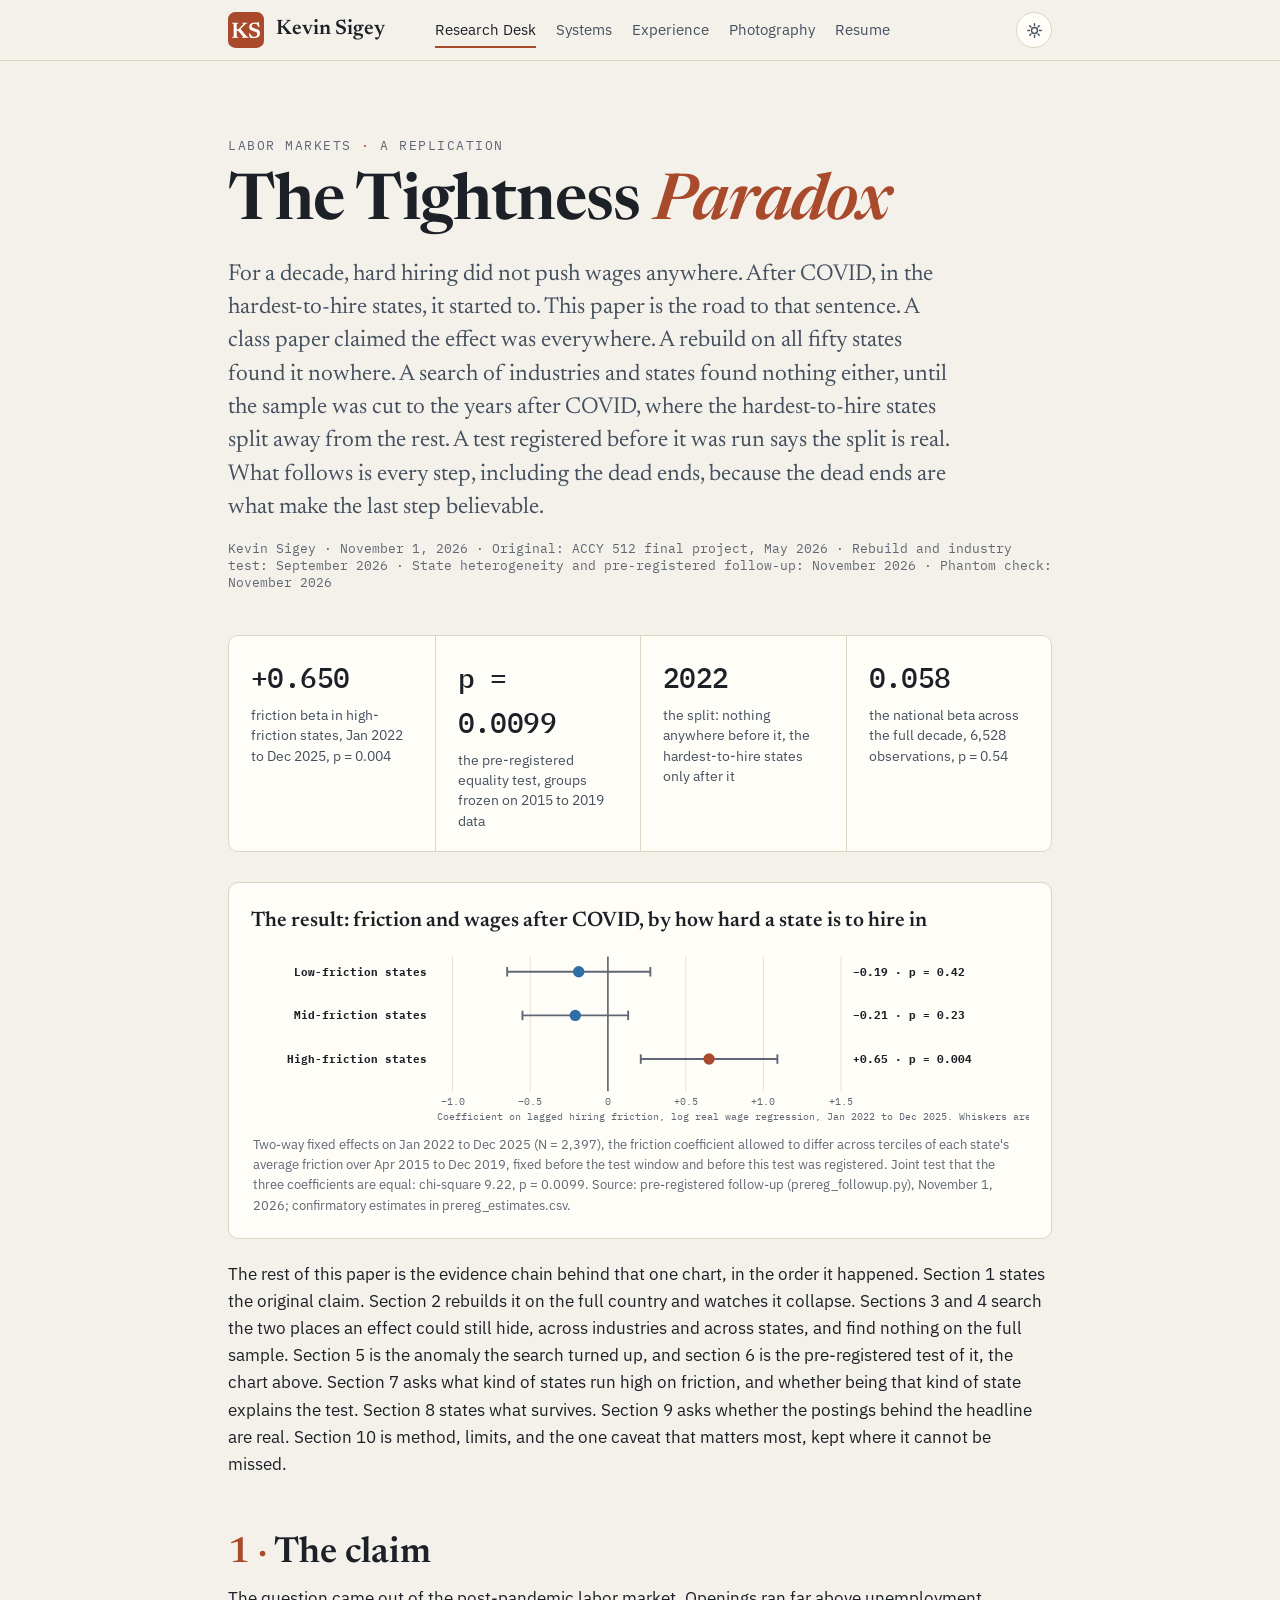
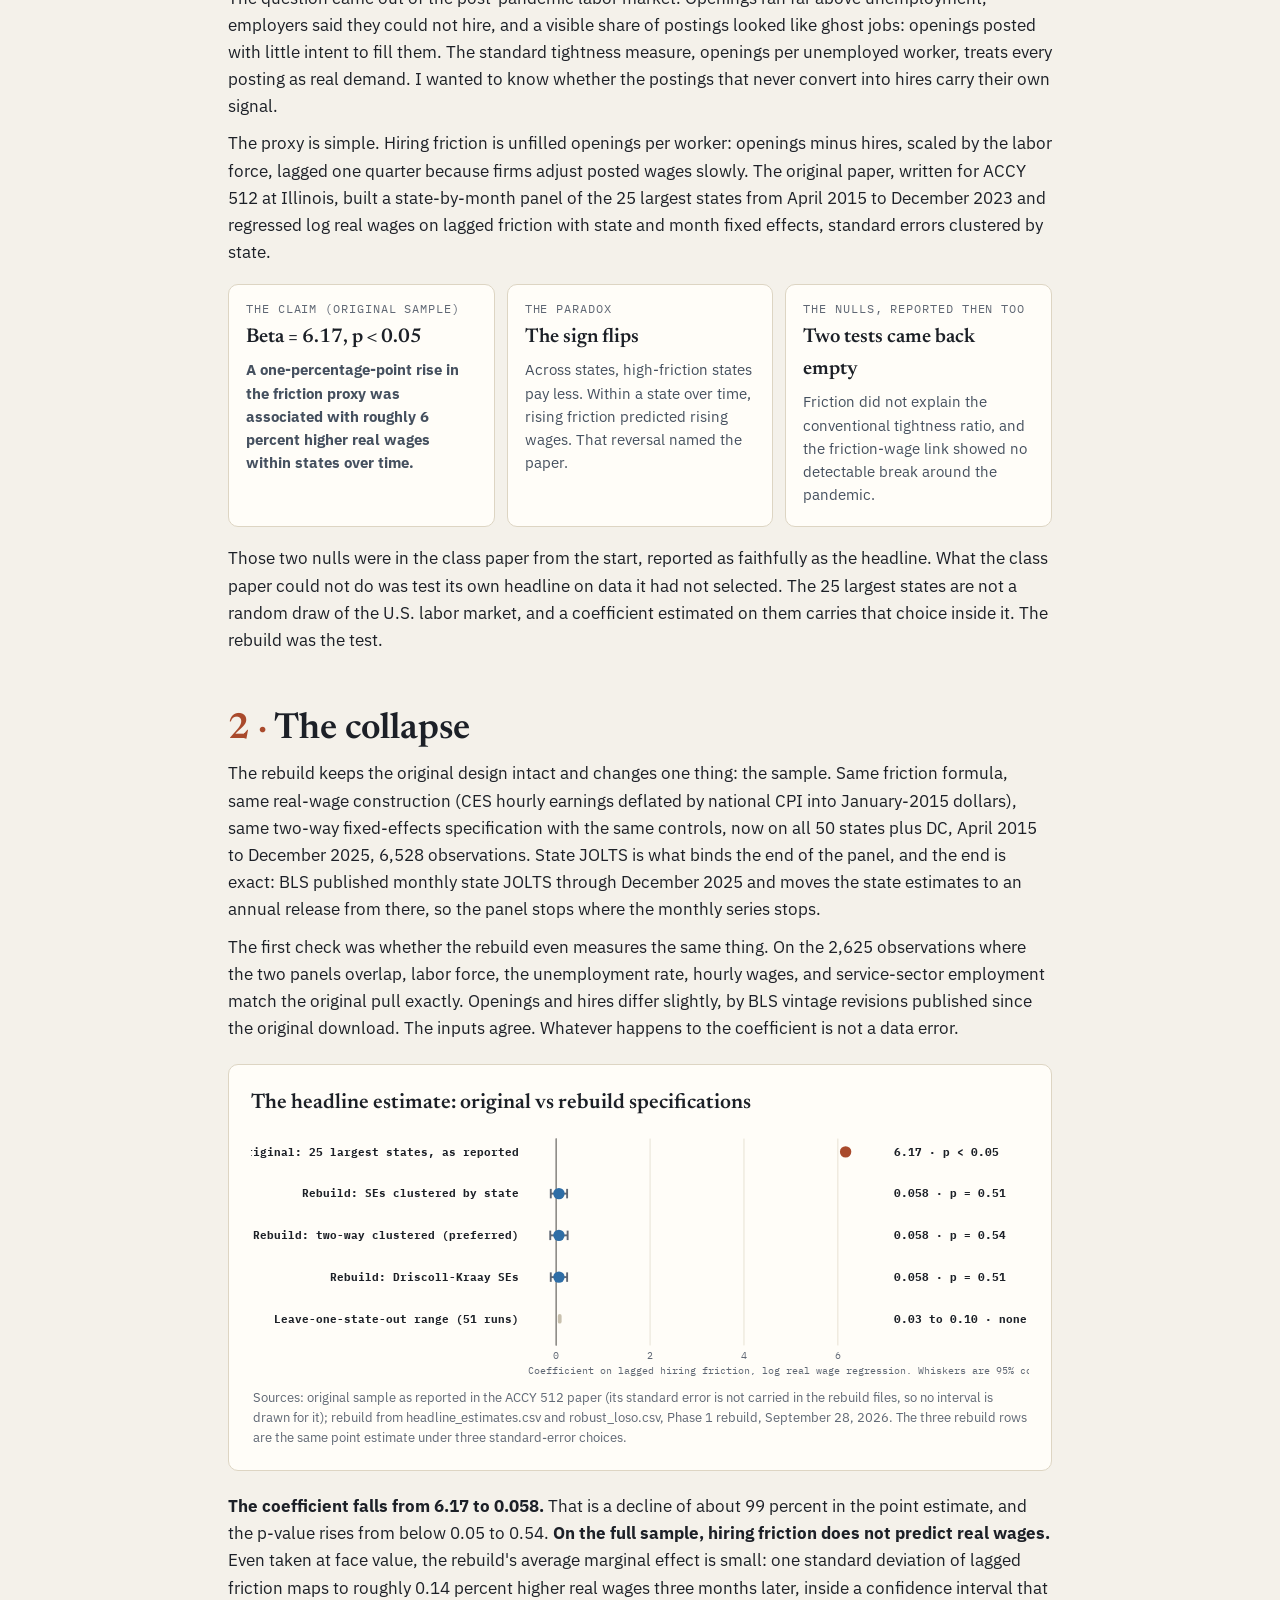
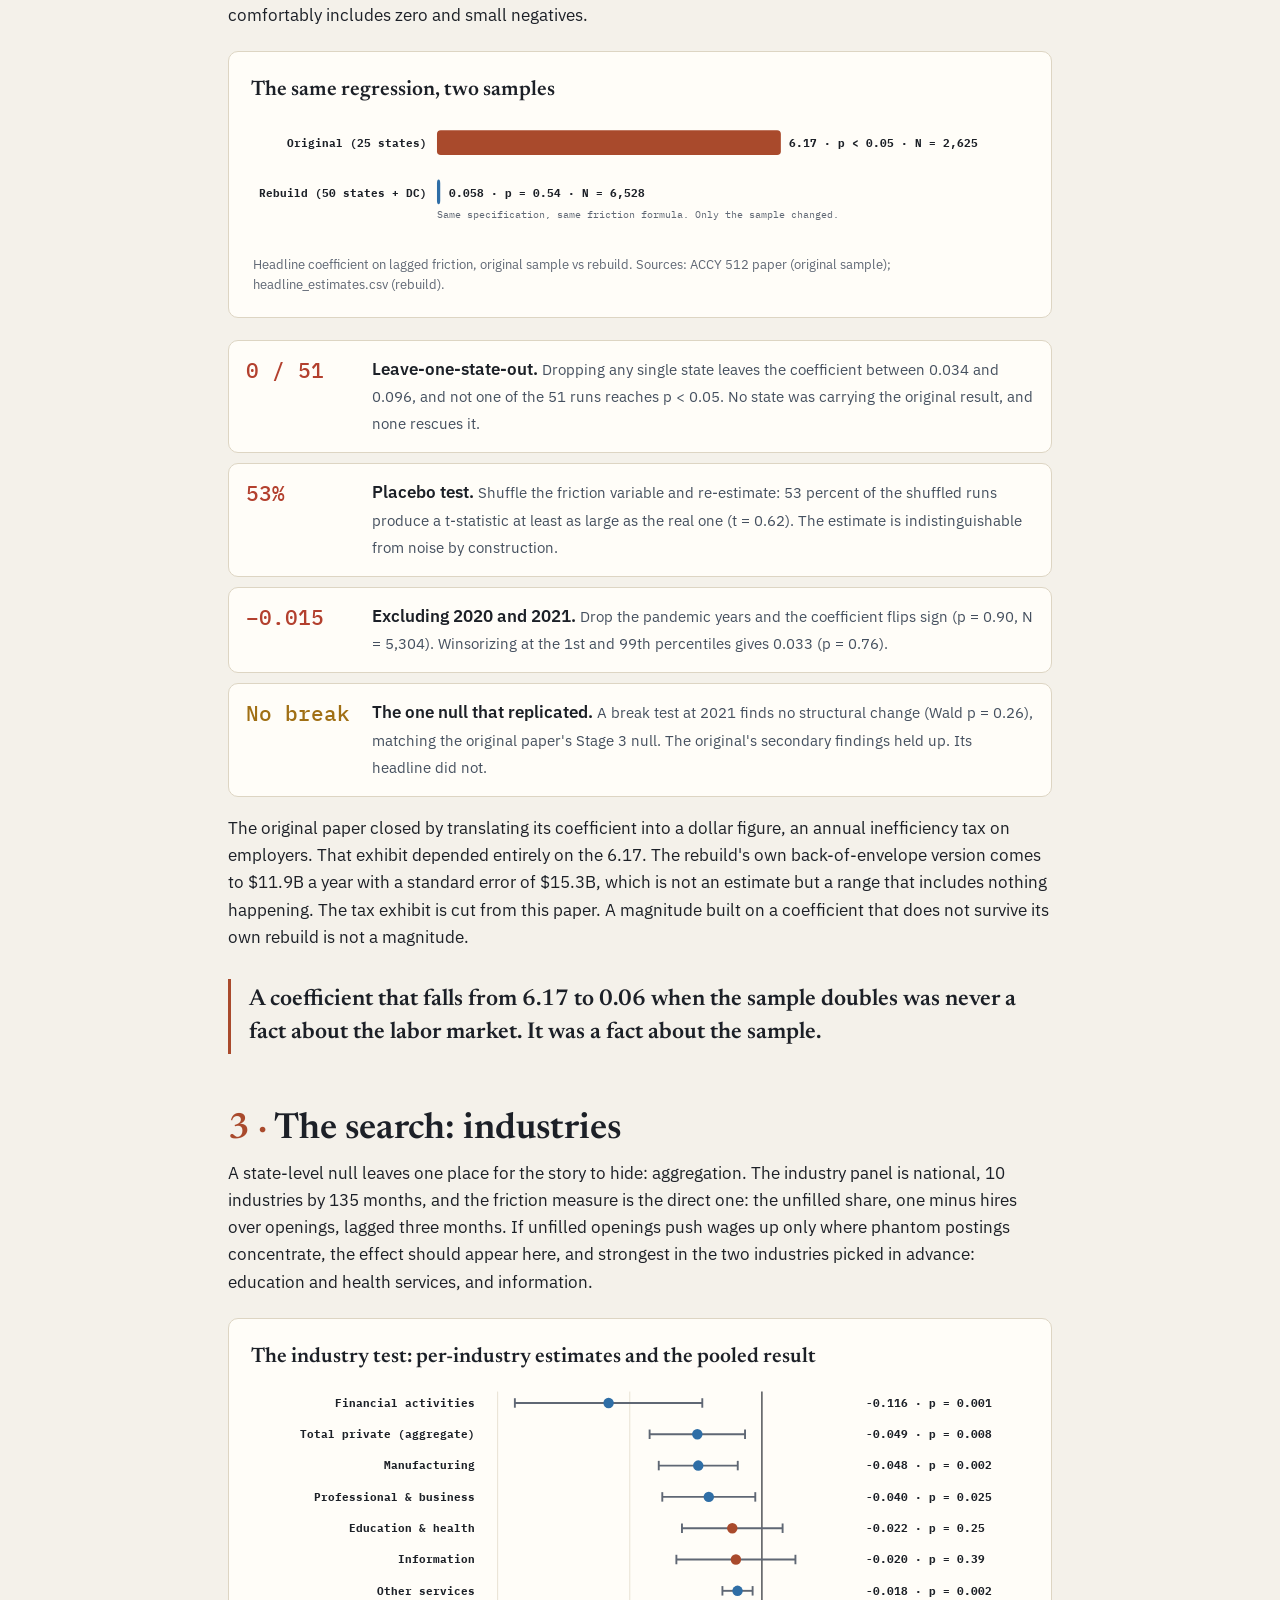
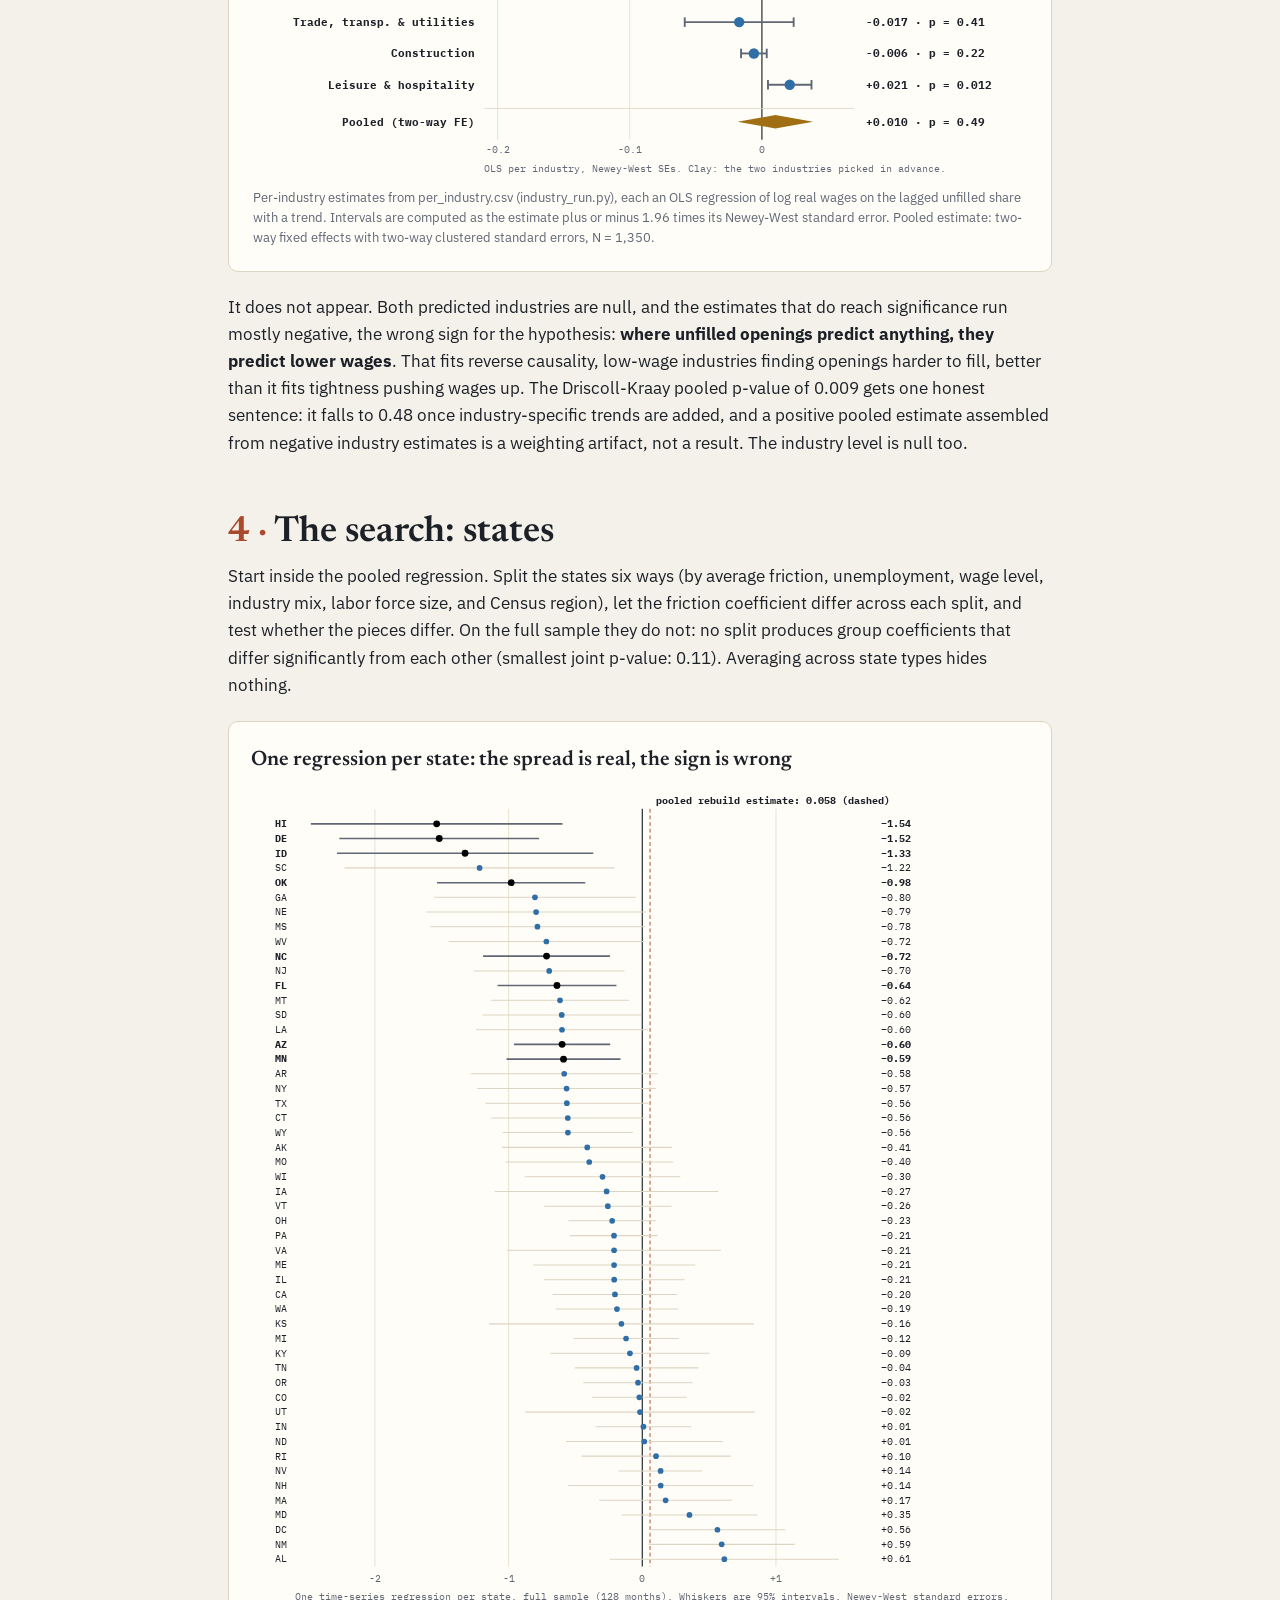
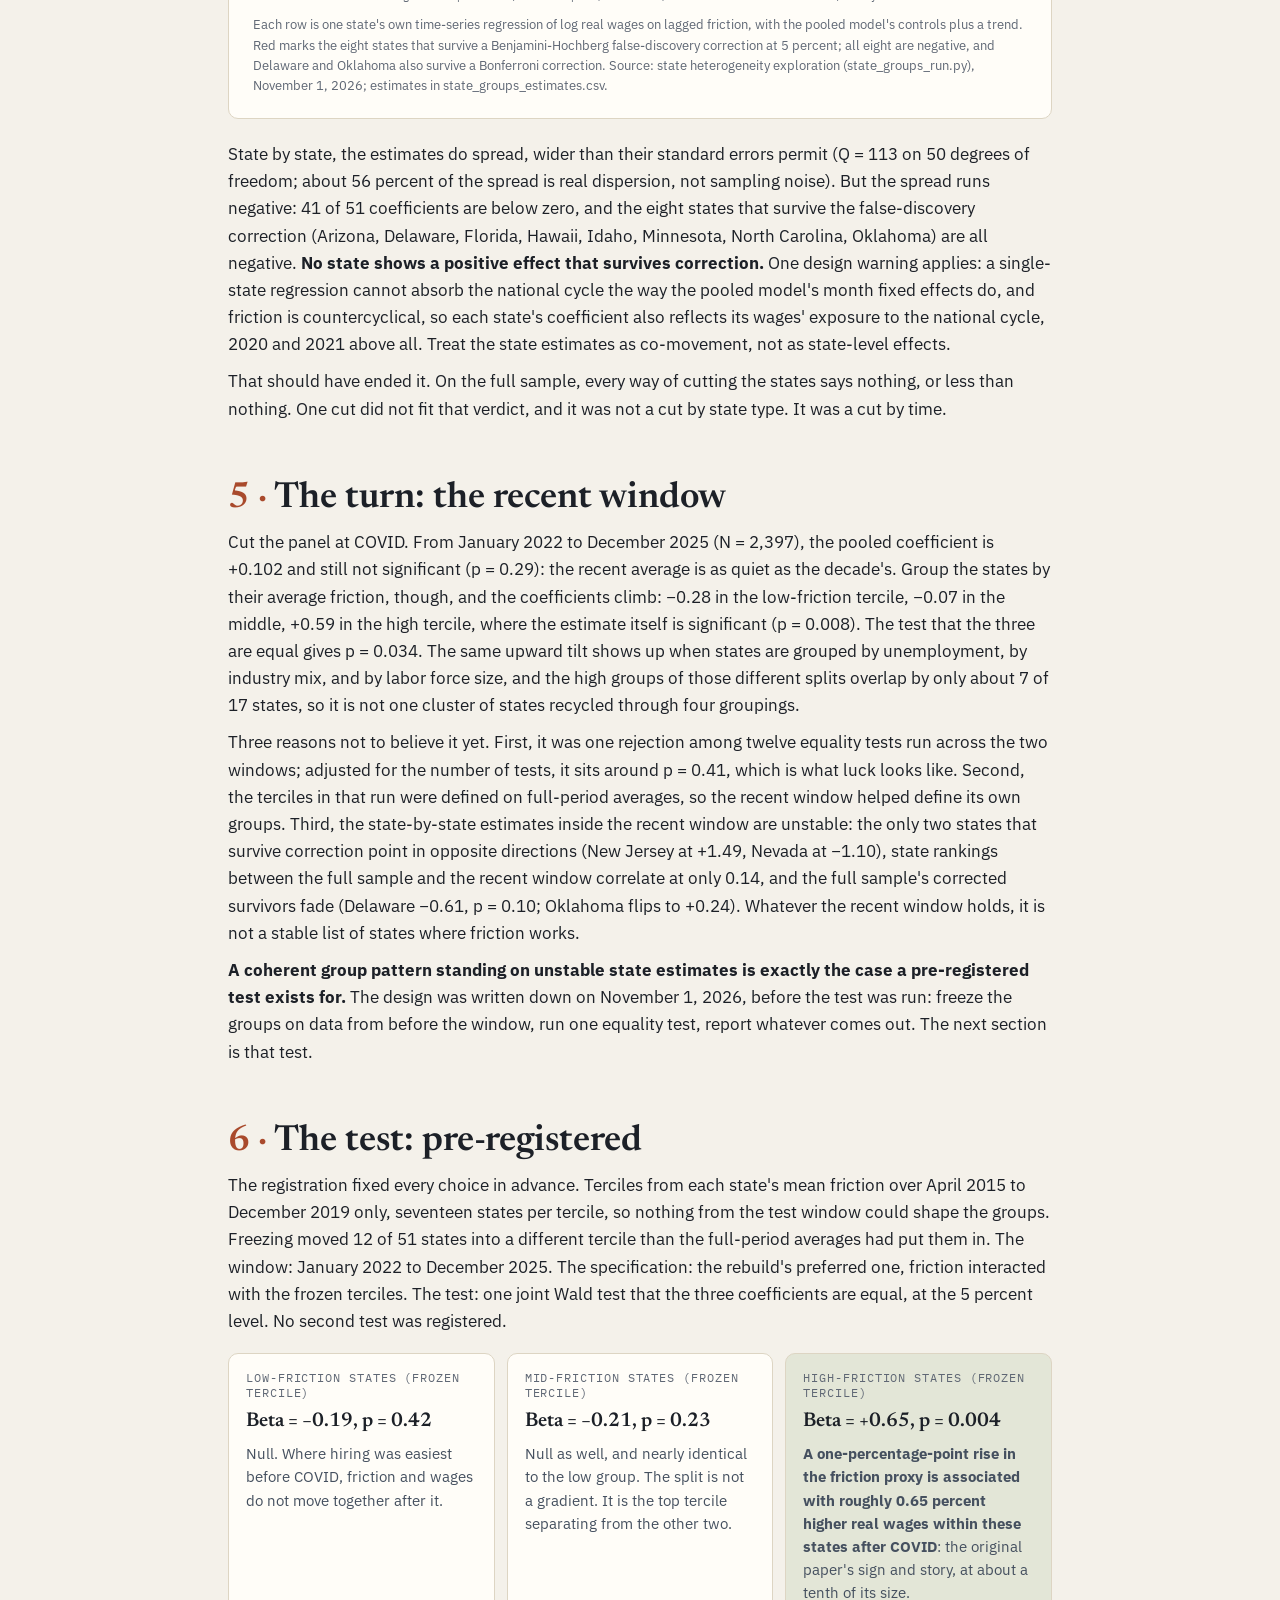
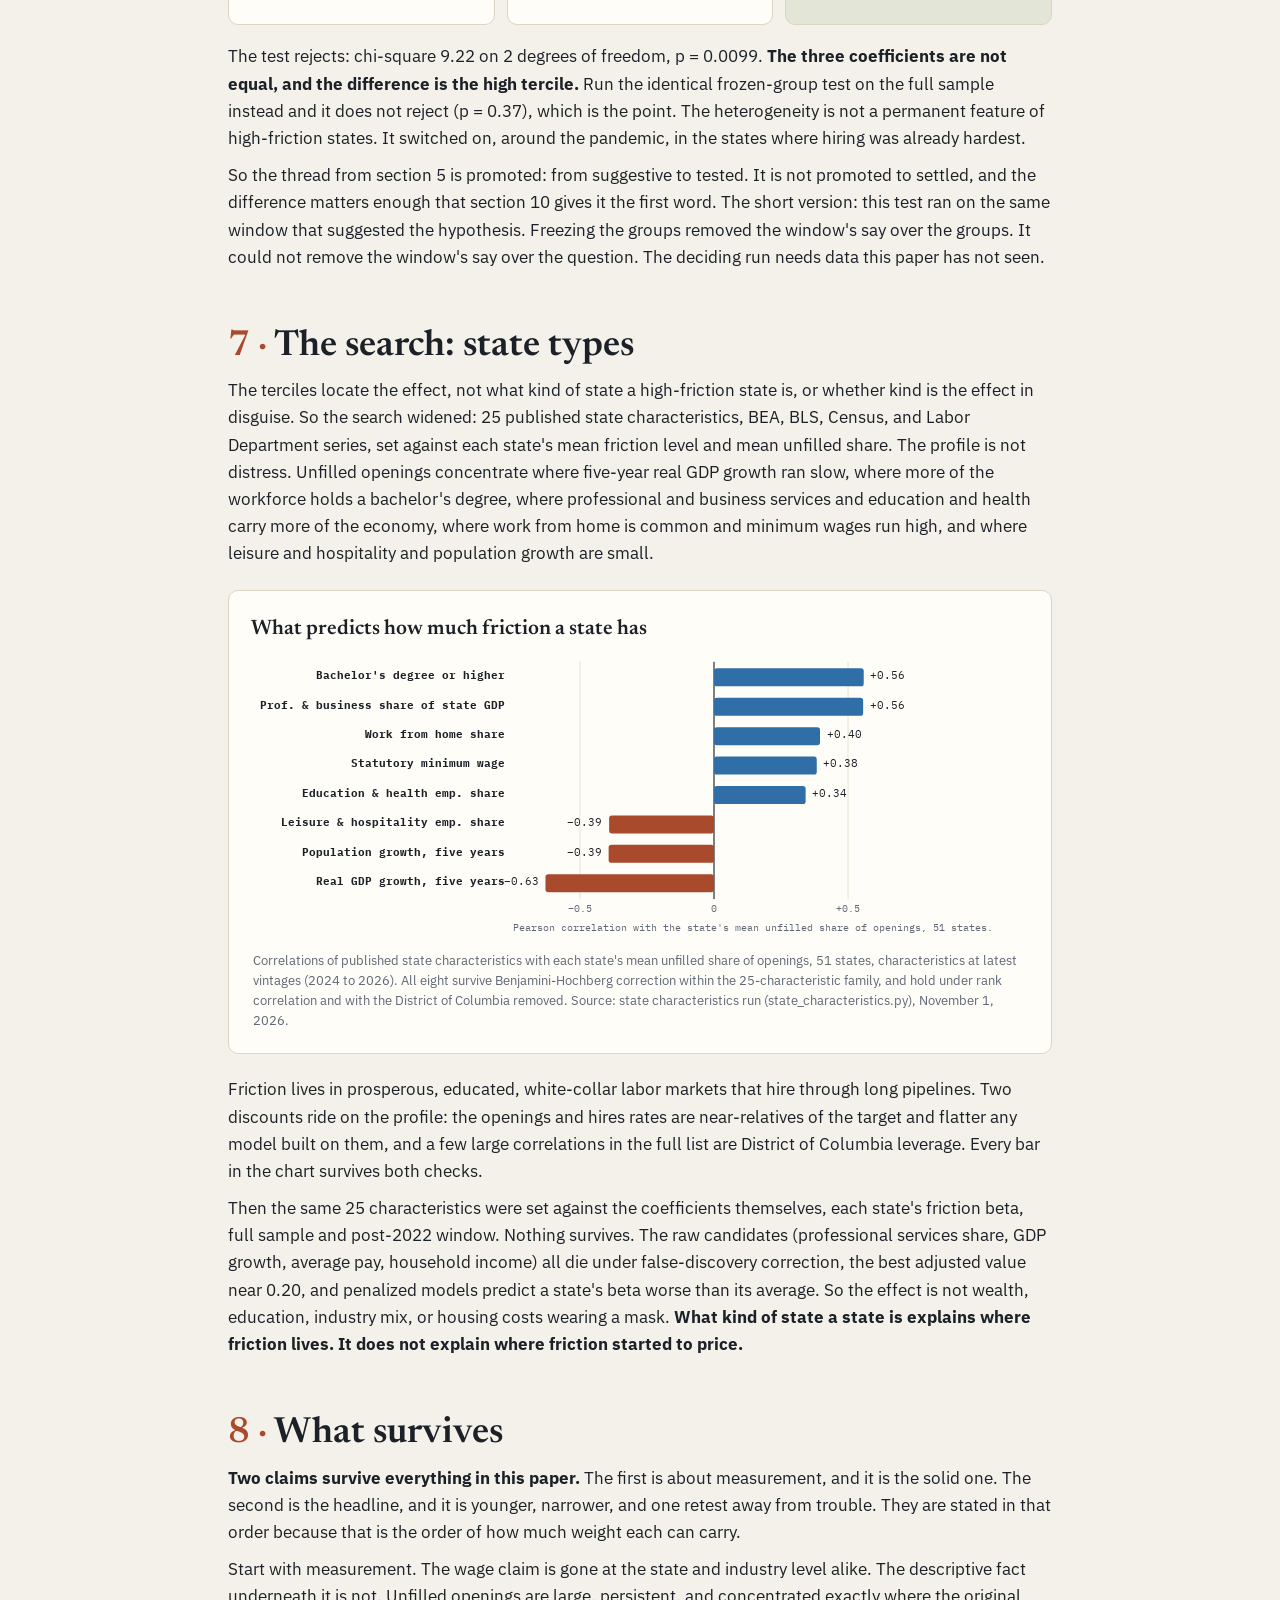
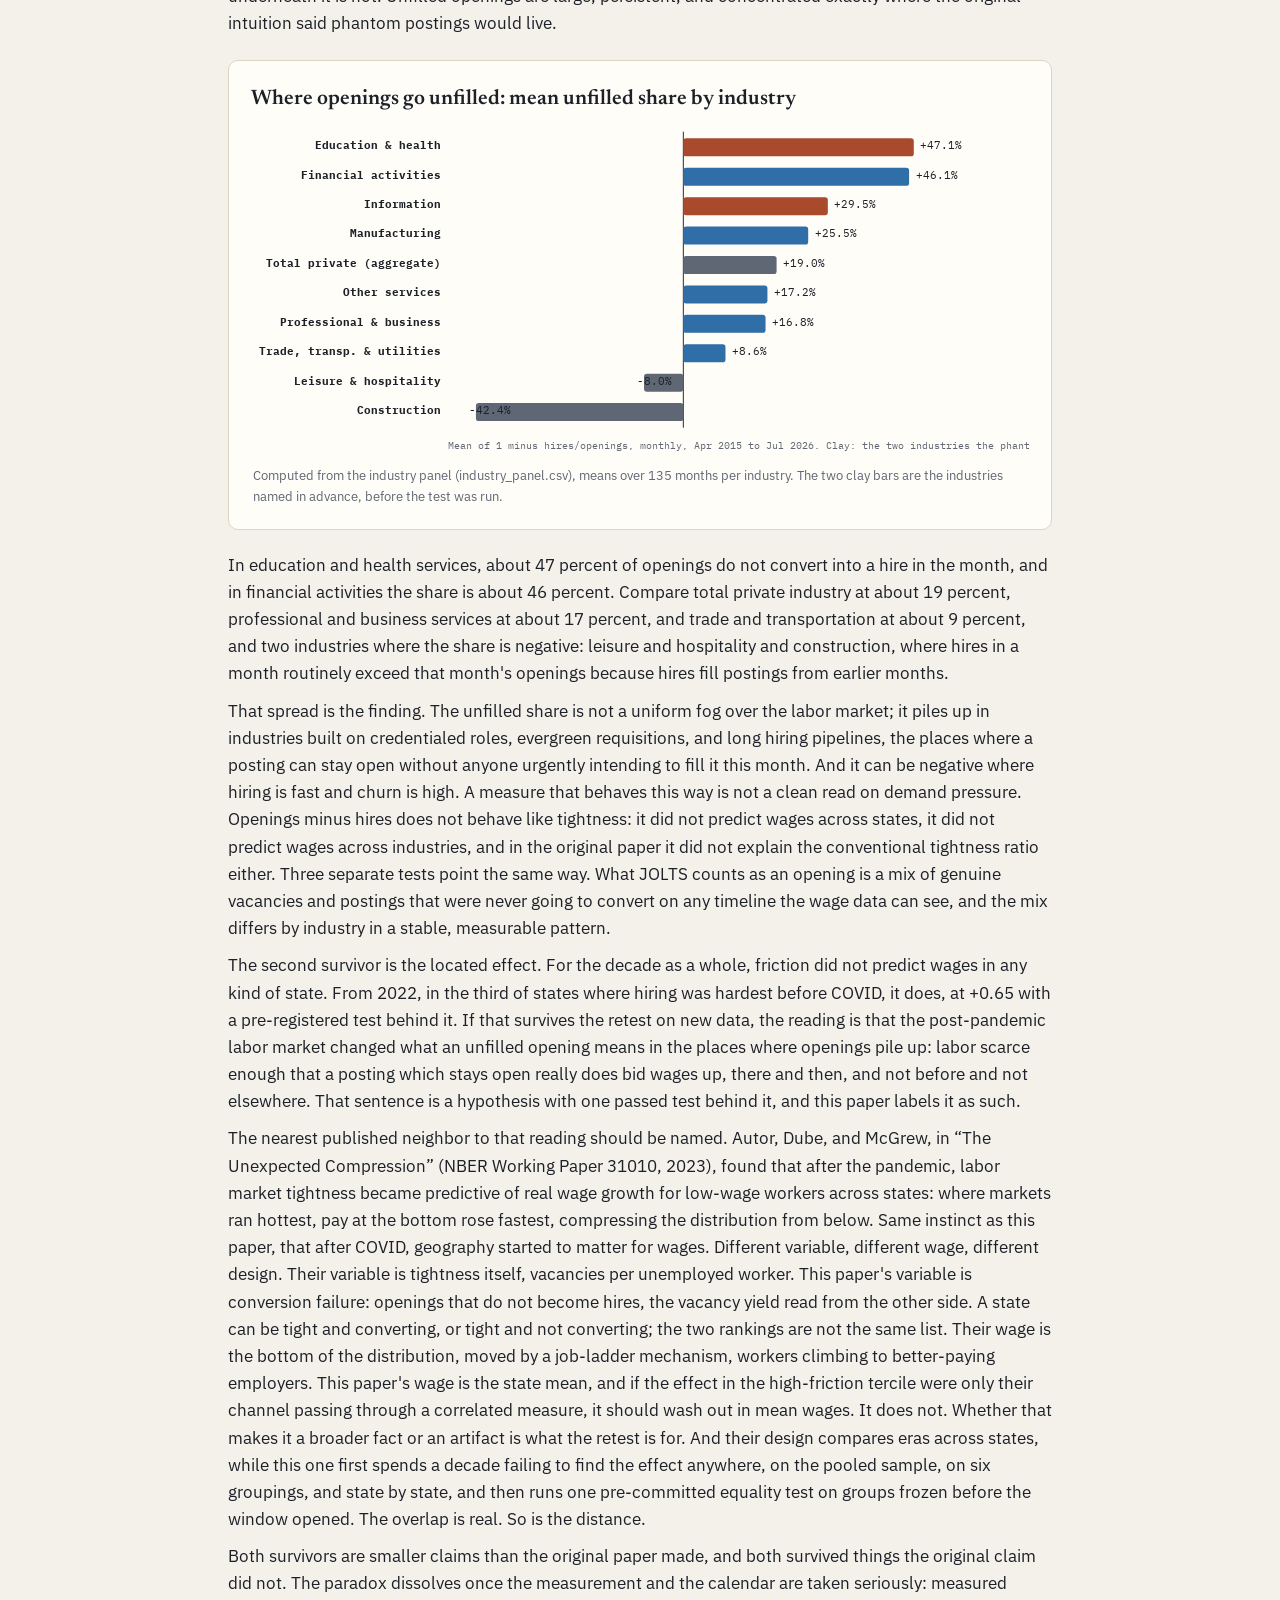
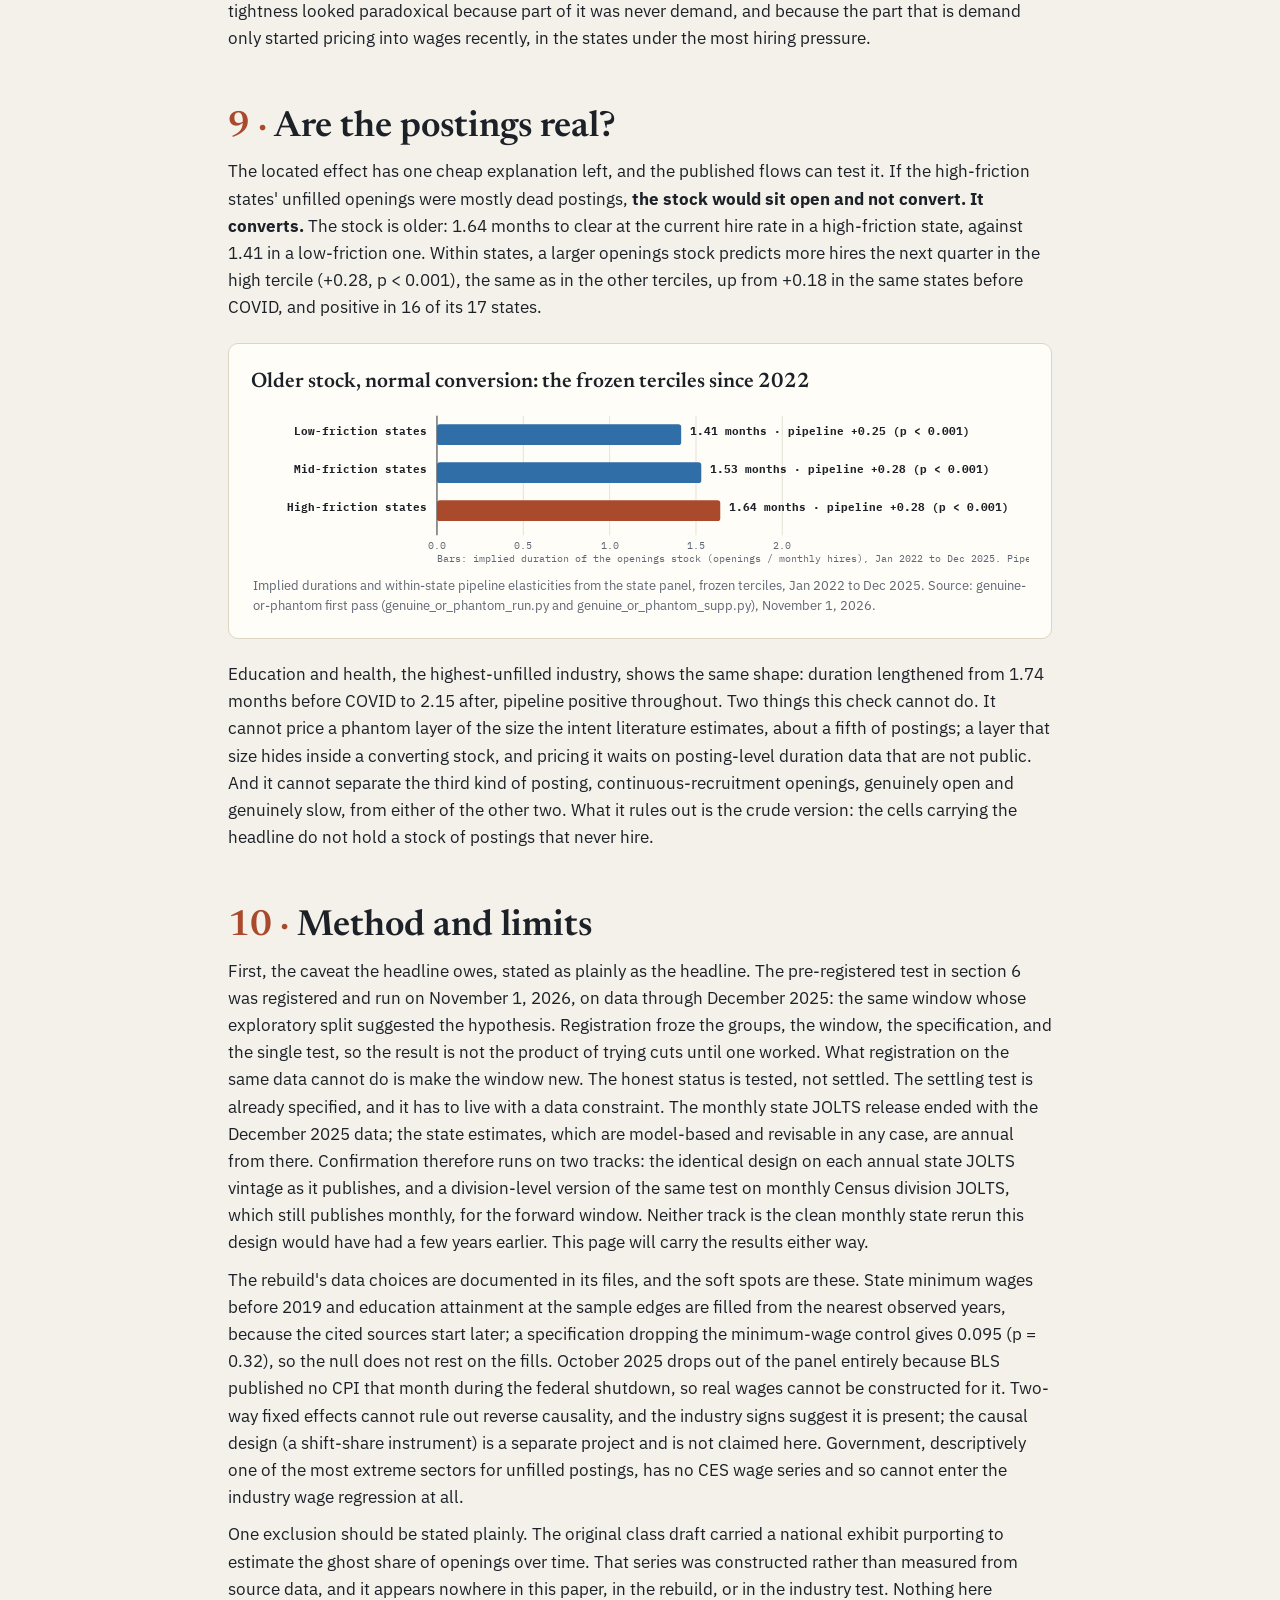
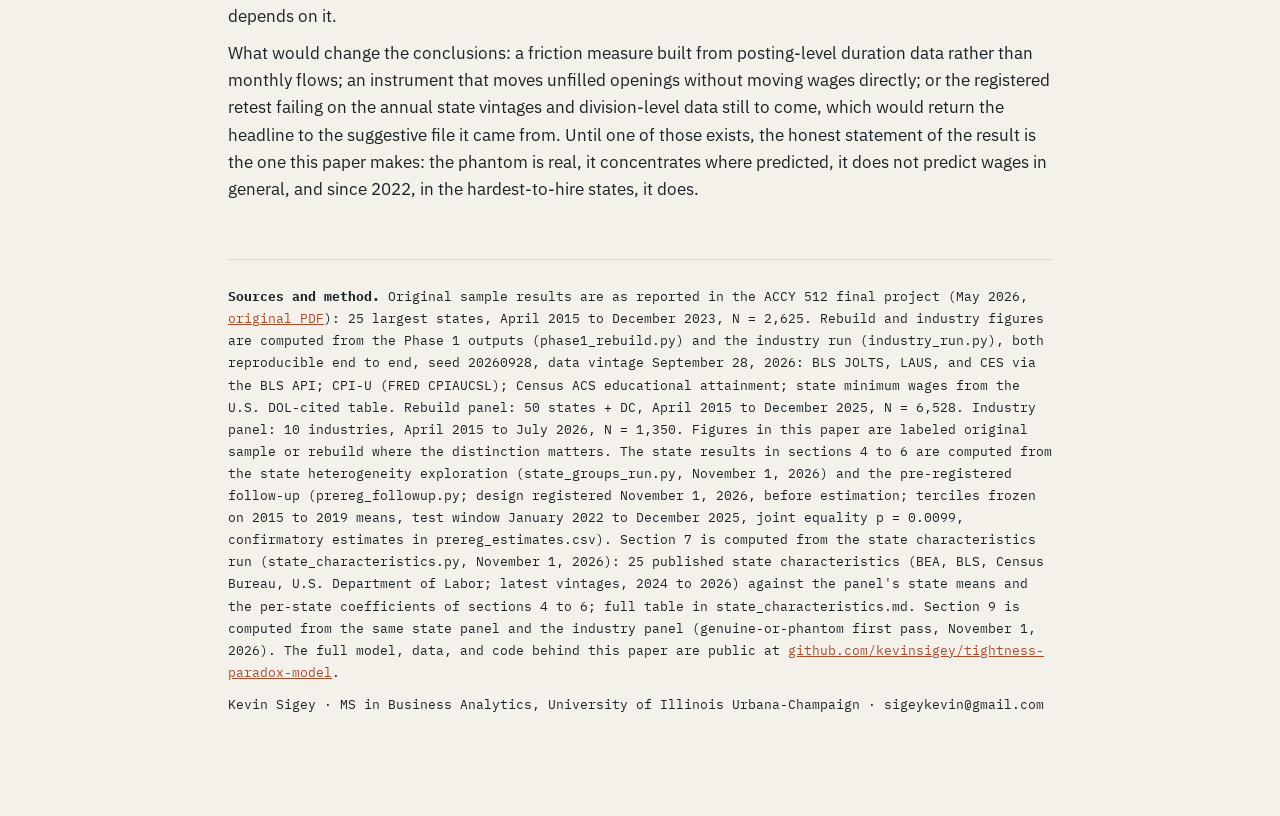
<file: tightness-paradox.html>
<!DOCTYPE html>
<html lang="en"><head><meta charset="utf-8"><meta name="viewport" content="width=device-width, initial-scale=1">
<title>The Tightness Paradox · Kevin Sigey</title>
<link rel="icon" href="favicon.ico" sizes="48x48">
<link rel="icon" type="image/svg+xml" href="favicons/research.svg">
<meta property="og:title" content="The Tightness Paradox">
<meta property="og:description" content="<strong>For a decade, hard hiring did not push wages anywhere. After COVID, in the hardest-to-hire states, it started to.</strong>">
<meta property="og:image" content="https://kevinsigey.github.io/portfolio/og/tightness-paradox.png">
<meta property="og:url" content="https://kevinsigey.github.io/portfolio/tightness-paradox.html">
<meta property="og:type" content="article">
<meta name="twitter:card" content="summary_large_image">
<meta name="twitter:title" content="The Tightness Paradox">
<meta name="twitter:description" content="For a decade, hard hiring did not push wages anywhere. After COVID, in the hardest-to-hire states, it started to.">
<meta name="twitter:image" content="https://kevinsigey.github.io/portfolio/og/tightness-paradox.png">
<link rel="preconnect" href="https://fonts.googleapis.com"><link rel="preconnect" href="https://fonts.gstatic.com" crossorigin>
<link href="https://fonts.googleapis.com/css2?family=Newsreader:ital,wght@0,400;0,600;1,400;1,600&family=IBM+Plex+Mono:wght@400;500;700&family=IBM+Plex+Sans:wght@400;500;600;700&display=swap" rel="stylesheet">
<script>try{if(localStorage.getItem("ks-mode")==="dark"){document.documentElement.setAttribute("data-mode","dark")}}catch(e){}</script>
<style>
:root{
  --paper:#f4f1ea; --paper-2:#ece8de; --card:#fffdf8; --ink:#1c2027; --ink-2:#45505f; --ink-3:#5f6774;
  --line:#ddd5c3; --line-soft:#e7e1d2; --accent:#a94a2c; --accent-soft:rgba(169,74,44,.1);
  --slate:#2f6ea6; --sage:#4d7d33; --gold:#a06f14; --bad:#b3402e; --muted-fill:#c9c1ae;
  --bad-soft:rgba(179,64,46,.09); --sage-soft:rgba(77,125,51,.10);
  --serif:"Newsreader",Georgia,"Times New Roman",serif;
  --sans:"IBM Plex Sans",system-ui,-apple-system,sans-serif;
  --mono:"IBM Plex Mono",ui-monospace,monospace;
  --radius:10px; color-scheme:light;
}
html[data-mode="dark"]{
  --paper:#0b0d10; --paper-2:#101318; --card:#14181f; --ink:#eef1f5; --ink-2:#b9c2cf; --ink-3:#8b96a5;
  --line:#262d38; --line-soft:#1d232d; --accent:#e0865f; --accent-soft:rgba(224,134,95,.14);
  --slate:#9db8e4; --sage:#a3bc94; --gold:#ddbb62; --bad:#e08a75; --muted-fill:#3a4250;
  --bad-soft:rgba(224,138,117,.13); --sage-soft:rgba(163,188,148,.13);
  color-scheme:dark;
}
*{box-sizing:border-box;margin:0;padding:0}
html{scroll-behavior:smooth}
body{background:var(--paper);color:var(--ink);font-family:var(--sans);font-size:17px;line-height:1.6;-webkit-font-smoothing:antialiased;transition:background .2s,color .2s}
.wrap{max-width:880px;margin:0 auto;padding:0 28px 90px}
a{color:var(--accent)}
::selection{background:var(--accent);color:var(--card)}
.masthead{position:sticky;top:0;z-index:20;background:var(--paper);border-bottom:1px solid var(--line)}
.masthead-inner{max-width:880px;margin:0 auto;padding:0 28px;display:flex;align-items:center;gap:24px;height:60px}
.nameplate{font-family:var(--serif);font-size:21px;font-weight:600;white-space:nowrap}
.masthead .tag{font:12px var(--mono);color:var(--ink-3);letter-spacing:.08em;text-transform:uppercase}
.mode-toggle{margin-left:auto;flex:none;display:inline-flex;align-items:center;justify-content:center;width:36px;height:36px;border:1px solid var(--line);background:var(--card);color:var(--ink-2);border-radius:999px;padding:0;cursor:pointer}
.mode-toggle:hover{color:var(--ink);border-color:var(--ink-3)}
.mode-toggle .mt-ic{width:17px;height:17px;display:block}
.mode-toggle .mt-moon{display:none}
html[data-mode="dark"] .mode-toggle .mt-sun{display:none}
html[data-mode="dark"] .mode-toggle .mt-moon{display:block}
/* panelpop: chart-panel pop-out viewer (site-wide, Nov 2026).
   A marked panel ([data-panel-pop]) opens whole: chart, title, caption,
   in a full-screen viewer, the way photos open on the Photography page.
   The viewer zooms (rev. 2, Nov 2026): a toolbar shows the real zoom
   percentage with minus, plus and Fit controls. 100% is the panel at
   exactly its in-page width; the panel keeps a wide layout (up to
   1100px, charts refit on the resize event) and is transform-scaled
   inside a sizing wrapper set to the scaled dimensions, so the overlay
   scrolls and pans over the true zoomed size. Pinch zoom still works
   on top of the transform. */
[data-panel-pop]{cursor:zoom-in;position:relative}
[data-panel-pop]:focus-visible{outline:2px solid var(--accent,#b4552d);outline-offset:3px}
.pp-badge{position:absolute;top:10px;right:10px;width:30px;height:30px;border-radius:999px;display:grid;place-items:center;background:var(--card,#fffdf8);color:var(--ink-2,#8b96a5);border:1px solid var(--line,#ccc);opacity:0;pointer-events:none;transition:opacity .15s;z-index:6}
[data-panel-pop]:hover .pp-badge,[data-panel-pop]:focus-visible .pp-badge{opacity:.94}
@media(hover:none){.pp-badge{opacity:.78}}
.pp-overlay{position:fixed;inset:0;z-index:400;background:rgba(8,10,12,.76);-webkit-backdrop-filter:blur(3px);backdrop-filter:blur(3px);display:none;overflow:auto;overscroll-behavior:contain;padding:26px 14px 44px;box-sizing:border-box}
.pp-overlay.open{display:block}
.pp-stage{margin:0 auto;position:relative}
.pp-zoomwrap{position:relative;margin:0 auto}
.pp-stage [data-panel-pop]{cursor:default}
.pp-close{position:fixed;top:12px;right:12px;z-index:410;width:42px;height:42px;border-radius:999px;border:1px solid rgba(255,255,255,.4);background:rgba(14,16,20,.88);color:#fff;display:grid;place-items:center;cursor:pointer;padding:0}
.pp-close svg{width:19px;height:19px;display:block}
.pp-tools{position:fixed;top:12px;left:50%;transform:translateX(-50%);z-index:420;display:flex;align-items:center;gap:2px;background:rgba(14,16,20,.88);border:1px solid rgba(255,255,255,.4);border-radius:999px;padding:4px;color:#fff;font-family:ui-monospace,SFMono-Regular,Menlo,Consolas,monospace}
.pp-zbtn{appearance:none;-webkit-appearance:none;width:34px;height:34px;border-radius:999px;border:0;background:transparent;color:#fff;font-size:19px;line-height:1;display:grid;place-items:center;cursor:pointer;padding:0;font-family:inherit}
.pp-zbtn:hover,.pp-zbtn:active{background:rgba(255,255,255,.18)}
.pp-zbtn.pp-zfit{width:auto;padding:0 11px;font-size:12px;font-weight:600;letter-spacing:.05em}
.pp-zlabel{min-width:50px;text-align:center;font-size:12.5px;font-weight:600;letter-spacing:.02em}
body.pp-lock{overflow:hidden}
.pp-ph{border:1px dashed var(--line,#ccc);border-radius:8px;box-sizing:border-box}
@media(max-width:720px){.pp-overlay{padding:14px 8px 30px}}
/* /panelpop-css */

.brand{display:flex;align-items:center;gap:12px;text-decoration:none;color:var(--ink);flex:none}
.monogram{flex:none;display:block;width:36px;height:36px;border-radius:8px}
.monogram svg{display:block;width:100%;height:100%}
.monogram .tile{fill:var(--accent)}
.monogram .ks{fill:var(--card)}
.site-nav{display:flex;gap:20px;margin-left:26px;font-size:14.5px;overflow-x:auto;scrollbar-width:none}
.site-nav::-webkit-scrollbar{display:none}
.site-nav a{text-decoration:none;color:var(--ink-2);white-space:nowrap;padding:6px 0}
.site-nav a:hover,.site-nav a[aria-current="page"]{color:var(--ink);box-shadow:inset 0 -2px 0 var(--accent)}
@media(max-width:720px){.site-nav{display:none}}
.kicker{font-family:var(--mono);font-size:12.5px;letter-spacing:.12em;text-transform:uppercase;color:var(--ink-3)}
.kicker .hl{color:var(--accent)}
.hero{padding:64px 0 8px}
.hero h1{font-family:var(--serif);font-weight:600;font-size:clamp(40px,6vw,64px);line-height:1.04;letter-spacing:-.015em;margin:16px 0 20px}
.hero h1 em{font-style:italic;color:var(--accent)}
.dek{font-family:var(--serif);font-size:clamp(19px,2.2vw,23px);line-height:1.45;color:var(--ink-2);max-width:56ch}
.byline{font:13px var(--mono);color:var(--ink-3);margin-top:16px}
.stat-strip{display:grid;grid-template-columns:repeat(4,1fr);margin-top:44px;border:1px solid var(--line);border-radius:var(--radius);background:var(--card)}
.stat{padding:20px 22px}
.stat + .stat{border-left:1px solid var(--line)}
.stat .v{font-family:var(--mono);font-size:28px;font-weight:500;letter-spacing:-.02em}
.stat .l{font-size:14px;color:var(--ink-2);margin-top:4px;line-height:1.45}
h2{font-family:var(--serif);font-weight:600;font-size:clamp(27px,3.4vw,36px);line-height:1.12;margin:56px 0 8px}
h2 .no{color:var(--accent)}
p{margin:10px 0;color:var(--ink)}
.panel{background:var(--card);border:1px solid var(--line);border-radius:var(--radius);padding:22px 22px 12px;margin:22px 0}
.panel h3{font-family:var(--serif);font-size:21px;font-weight:600;margin:0 0 10px}
.cap{font-size:13px;color:var(--ink-3);margin:10px 2px 10px;line-height:1.55}
.score{display:grid;grid-template-columns:1fr;gap:10px;margin:18px 0}
.srow{display:flex;gap:14px;align-items:flex-start;background:var(--card);border:1px solid var(--line);border-radius:var(--radius);padding:15px 17px}
.srow .badge{font:500 21px var(--mono);white-space:nowrap;min-width:112px}
.srow .what{font-weight:600}
.srow .note{color:var(--ink-2);font-size:14.5px}
.good{color:var(--sage)} .bad{color:var(--bad)} .mid{color:var(--gold)}
.grid2{display:grid;grid-template-columns:1fr 1fr;gap:12px;margin:18px 0}
.grid3{display:grid;grid-template-columns:repeat(3,1fr);gap:12px;margin:18px 0}
.cell{border:1px solid var(--line);border-radius:var(--radius);padding:16px 17px;background:var(--card)}
.cell .tag{font:11.5px var(--mono);letter-spacing:.08em;text-transform:uppercase;color:var(--ink-3)}
.cell .big{font-family:var(--serif);font-size:20px;font-weight:600;margin:5px 0}
.cell p{font-size:14.5px;margin:4px 0;color:var(--ink-2)}
.cell.hot{background:var(--bad-soft)}
.cell.calm{background:var(--sage-soft)}
.slate{display:grid;grid-template-columns:repeat(3,1fr);gap:12px;margin:18px 0}
.card{background:var(--card);border:1px solid var(--line);border-radius:var(--radius);padding:15px 16px}
.card .d{font:11.5px var(--mono);letter-spacing:.08em;text-transform:uppercase;color:var(--accent)}
.card .t{font-family:var(--mono);font-size:20px;font-weight:500;margin:3px 0}
.card p{font-size:14px;margin:4px 0;color:var(--ink-2)}
.card .pend{font:12.5px var(--mono);color:var(--ink-3)}
.pull{font-family:var(--serif);font-size:23px;line-height:1.45;font-weight:600;border-left:3px solid var(--accent);padding:4px 0 4px 18px;margin:28px 0}
.foot{border-top:1px solid var(--line);margin-top:56px;padding-top:16px;font:13px var(--mono);color:var(--ink-3);line-height:1.7}
svg{display:block;max-width:100%;height:auto}
svg text{font-family:var(--mono)}
.f-beat{fill:var(--sage)} .f-miss{fill:var(--bad)} .f-inl{fill:var(--ink-3)} .f-gm{fill:var(--gold)} .f-clay{fill:var(--accent)} .f-slate{fill:var(--slate)} .f-mut{fill:var(--muted-fill)}
.t-ink{fill:var(--ink)} .t-mut{fill:var(--ink-3)} .t-inv{fill:var(--card)}
.s-ink{stroke:var(--ink)} .s-line{stroke:var(--line)} .s-clay{stroke:var(--accent)} .s-mut{stroke:var(--ink-3)}
@media(max-width:720px){.stat-strip{grid-template-columns:1fr 1fr}.stat:nth-child(3){border-left:0}.stat:nth-child(n+3){border-top:1px solid var(--line)}.slate,.grid3{grid-template-columns:1fr}.grid2{grid-template-columns:1fr}.wrap,.masthead-inner{padding:0 18px}}
</style></head>
<body>
<header class="masthead"><div class="masthead-inner">
<a class="brand" href="index.html" aria-label="Kevin Sigey, home"><span class="monogram"><svg viewBox="0 0 64 64" aria-hidden="true" focusable="false"><rect class="tile" width="64" height="64" rx="13"/><path class="ks" transform="translate(5.433 45.859) scale(0.01984)" d="M1417 -112 1564 -55V0H964V-50L1081 -98L634 -636H508V-109L659 -55V0H79V-55L234 -109V-1243L79 -1297V-1352H663V-1298L508 -1243V-763H659L1135 -1249L980 -1298V-1352H1455V-1298L1305 -1247L846 -794Z M2351 -1346 2443 -1421H2490L2551 -955L2475 -945L2322 -1202Q2283 -1225 2241 -1238Q2182 -1256 2115 -1256Q1987 -1256 1922.5 -1206.5Q1858 -1157 1858 -1069Q1858 -1009 1886.5 -969.5Q1915 -930 1964.5 -903.0Q2014 -876 2077.0 -855.0Q2140 -834 2209 -813Q2278 -791 2347.0 -762.0Q2416 -733 2473.0 -689.0Q2530 -645 2564.5 -576.5Q2599 -508 2599 -407Q2599 -264 2529.5 -168.5Q2460 -73 2337.0 -24.5Q2214 24 2053 24Q1944 24 1858.5 11.5Q1773 -1 1681 -34L1601 -414H1679L1889 -116Q1949 -102 2018 -102Q2131 -102 2205.0 -127.0Q2279 -152 2315.5 -201.5Q2352 -251 2352 -326Q2352 -395 2317.0 -440.0Q2282 -485 2225.0 -513.5Q2168 -542 2099.5 -563.0Q2031 -584 1964 -606Q1897 -629 1836.0 -658.0Q1775 -687 1728.0 -729.5Q1681 -772 1654.0 -835.0Q1627 -898 1627 -988Q1627 -1109 1687.5 -1196.0Q1748 -1283 1860.5 -1330.0Q1973 -1377 2127 -1377Q2224 -1377 2307 -1358Q2328 -1353 2351 -1346Z"/></svg></span><span class="nameplate">Kevin Sigey</span></a>
<nav class="site-nav" aria-label="Primary">
<a href="writing.html" aria-current="page">Research Desk</a>
<a href="index.html#systems">Systems</a>
<a href="index.html#experience">Experience</a>
<a href="photos.html">Photography</a>
<a href="assets/resume.pdf" target="_blank" rel="noopener">Resume</a>
</nav>
<button class="mode-toggle" type="button" data-mode-toggle aria-pressed="false" aria-label="Switch to dark mode"><svg class="mt-ic mt-sun" viewBox="0 0 24 24" fill="none" stroke="currentColor" stroke-width="2" stroke-linecap="round" aria-hidden="true"><circle cx="12" cy="12" r="4.2"/><path d="M12 2.5v2.4M12 19.1v2.4M2.5 12h2.4M19.1 12h2.4M5.3 5.3l1.7 1.7M17 17l1.7 1.7M18.7 5.3L17 7M7 17l-1.7 1.7"/></svg><svg class="mt-ic mt-moon" viewBox="0 0 24 24" fill="none" stroke="currentColor" stroke-width="2" stroke-linecap="round" stroke-linejoin="round" aria-hidden="true"><path d="M21 12.79A9 9 0 1 1 11.21 3 7 7 0 0 0 21 12.79z"/></svg></button>
</div></header>
<div class="wrap">
<header class="hero">
<p class="kicker">Labor Markets <span class="hl">·</span> A Replication</p>
<h1>The Tightness <em>Paradox</em></h1>
<p class="dek">For a decade, hard hiring did not push wages anywhere. After COVID, in the hardest-to-hire states, it started to. This paper is the road to that sentence. A class paper claimed the effect was everywhere. A rebuild on all fifty states found it nowhere. A search of industries and states found nothing either, until the sample was cut to the years after COVID, where the hardest-to-hire states split away from the rest. A test registered before it was run says the split is real. What follows is every step, including the dead ends, because the dead ends are what make the last step believable.</p>
<p class="byline">Kevin Sigey · November 1, 2026 · Original: ACCY 512 final project, May 2026 · Rebuild and industry test: September 2026 · State heterogeneity and pre-registered follow-up: November 2026 · Phantom check: November 2026</p>
<div class="stat-strip">
<div class="stat"><div class="v">+0.650</div><div class="l">friction beta in high-friction states, Jan 2022 to Dec 2025, p = 0.004</div></div>
<div class="stat"><div class="v">p = 0.0099</div><div class="l">the pre-registered equality test, groups frozen on 2015 to 2019 data</div></div>
<div class="stat"><div class="v">2022</div><div class="l">the split: nothing anywhere before it, the hardest-to-hire states only after it</div></div>
<div class="stat"><div class="v">0.058</div><div class="l">the national beta across the full decade, 6,528 observations, p = 0.54</div></div>
</div>
</header>

<div class="panel" data-panel-pop><h3>The result: friction and wages after COVID, by how hard a state is to hire in</h3>
<svg viewBox="0 0 820 186" role="img"><line x1="212.4" y1="8" x2="212.4" y2="150" class="s-line" stroke-width="0.7"/><text x="212.4" y="164" text-anchor="middle" font-size="11" class="t-mut">−1.0</text><line x1="294.3" y1="8" x2="294.3" y2="150" class="s-line" stroke-width="0.7"/><text x="294.3" y="164" text-anchor="middle" font-size="11" class="t-mut">−0.5</text><line x1="376.2" y1="8" x2="376.2" y2="150" class="s-ink" stroke-width="1.2"/><text x="376.2" y="164" text-anchor="middle" font-size="11" class="t-mut">0</text><line x1="458.2" y1="8" x2="458.2" y2="150" class="s-line" stroke-width="0.7"/><text x="458.2" y="164" text-anchor="middle" font-size="11" class="t-mut">+0.5</text><line x1="540.1" y1="8" x2="540.1" y2="150" class="s-line" stroke-width="0.7"/><text x="540.1" y="164" text-anchor="middle" font-size="11" class="t-mut">+1.0</text><line x1="622.0" y1="8" x2="622.0" y2="150" class="s-line" stroke-width="0.7"/><text x="622.0" y="164" text-anchor="middle" font-size="11" class="t-mut">+1.5</text><text x="186" y="28" text-anchor="end" font-size="12" font-weight="700" class="t-ink">Low-friction states</text><line x1="270.0" y1="24" x2="420.9" y2="24" class="s-mut" stroke-width="2"/><line x1="270.0" y1="19" x2="270.0" y2="29" class="s-mut" stroke-width="2"/><line x1="420.9" y1="19" x2="420.9" y2="29" class="s-mut" stroke-width="2"/><circle cx="345.4" cy="24" r="6" class="f-slate"/><text x="634" y="28" font-size="12" font-weight="700" class="t-ink">−0.19 · p = 0.42</text><text x="186" y="74" text-anchor="end" font-size="12" font-weight="700" class="t-ink">Mid-friction states</text><line x1="286.1" y1="70" x2="397.5" y2="70" class="s-mut" stroke-width="2"/><line x1="286.1" y1="65" x2="286.1" y2="75" class="s-mut" stroke-width="2"/><line x1="397.5" y1="65" x2="397.5" y2="75" class="s-mut" stroke-width="2"/><circle cx="341.8" cy="70" r="6" class="f-slate"/><text x="634" y="74" font-size="12" font-weight="700" class="t-ink">−0.21 · p = 0.23</text><text x="186" y="120" text-anchor="end" font-size="12" font-weight="700" class="t-ink">High-friction states</text><line x1="410.8" y1="116" x2="554.8" y2="116" class="s-mut" stroke-width="2"/><line x1="410.8" y1="111" x2="410.8" y2="121" class="s-mut" stroke-width="2"/><line x1="554.8" y1="111" x2="554.8" y2="121" class="s-mut" stroke-width="2"/><circle cx="482.8" cy="116" r="6" class="f-clay"/><text x="634" y="120" font-size="12" font-weight="700" class="t-ink">+0.65 · p = 0.004</text><text x="196" y="180" font-size="11" class="t-mut">Coefficient on lagged hiring friction, log real wage regression, Jan 2022 to Dec 2025. Whiskers are 95% confidence intervals.</text></svg>
<p class="cap">Two-way fixed effects on Jan 2022 to Dec 2025 (N = 2,397), the friction coefficient allowed to differ across terciles of each state's average friction over Apr 2015 to Dec 2019, fixed before the test window and before this test was registered. Joint test that the three coefficients are equal: chi-square 9.22, p = 0.0099. Source: pre-registered follow-up (prereg_followup.py), November 1, 2026; confirmatory estimates in prereg_estimates.csv.</p></div>
<p>The rest of this paper is the evidence chain behind that one chart, in the order it happened. Section 1 states the original claim. Section 2 rebuilds it on the full country and watches it collapse. Sections 3 and 4 search the two places an effect could still hide, across industries and across states, and find nothing on the full sample. Section 5 is the anomaly the search turned up, and section 6 is the pre-registered test of it, the chart above. Section 7 asks what kind of states run high on friction, and whether being that kind of state explains the test. Section 8 states what survives. Section 9 asks whether the postings behind the headline are real. Section 10 is method, limits, and the one caveat that matters most, kept where it cannot be missed.</p>

<h2><span class="no">1 ·</span> The claim</h2>
<p>The question came out of the post-pandemic labor market. Openings ran far above unemployment, employers said they could not hire, and a visible share of postings looked like ghost jobs: openings posted with little intent to fill them. The standard tightness measure, openings per unemployed worker, treats every posting as real demand. I wanted to know whether the postings that never convert into hires carry their own signal.</p>
<p>The proxy is simple. Hiring friction is unfilled openings per worker: openings minus hires, scaled by the labor force, lagged one quarter because firms adjust posted wages slowly. The original paper, written for ACCY 512 at Illinois, built a state-by-month panel of the 25 largest states from April 2015 to December 2023 and regressed log real wages on lagged friction with state and month fixed effects, standard errors clustered by state.</p>
<div class="grid3">
<div class="cell"><div class="tag">The claim (original sample)</div><div class="big">Beta = 6.17, p &lt; 0.05</div><p><strong>A one-percentage-point rise in the friction proxy was associated with roughly 6 percent higher real wages within states over time.</strong></p></div>
<div class="cell"><div class="tag">The paradox</div><div class="big">The sign flips</div><p>Across states, high-friction states pay less. Within a state over time, rising friction predicted rising wages. That reversal named the paper.</p></div>
<div class="cell"><div class="tag">The nulls, reported then too</div><div class="big">Two tests came back empty</div><p>Friction did not explain the conventional tightness ratio, and the friction-wage link showed no detectable break around the pandemic.</p></div>
</div>
<p>Those two nulls were in the class paper from the start, reported as faithfully as the headline. What the class paper could not do was test its own headline on data it had not selected. The 25 largest states are not a random draw of the U.S. labor market, and a coefficient estimated on them carries that choice inside it. The rebuild was the test.</p>

<h2><span class="no">2 ·</span> The collapse</h2>
<p>The rebuild keeps the original design intact and changes one thing: the sample. Same friction formula, same real-wage construction (CES hourly earnings deflated by national CPI into January-2015 dollars), same two-way fixed-effects specification with the same controls, now on all 50 states plus DC, April 2015 to December 2025, 6,528 observations. State JOLTS is what binds the end of the panel, and the end is exact: BLS published monthly state JOLTS through December 2025 and moves the state estimates to an annual release from there, so the panel stops where the monthly series stops.</p>
<p>The first check was whether the rebuild even measures the same thing. On the 2,625 observations where the two panels overlap, labor force, the unemployment rate, hourly wages, and service-sector employment match the original pull exactly. Openings and hires differ slightly, by BLS vintage revisions published since the original download. The inputs agree. Whatever happens to the coefficient is not a data error.</p>
<div class="panel" data-panel-pop><h3>The headline estimate: original vs rebuild specifications</h3>
<svg viewBox="0 0 820 260" role="img"><line x1="321.6842105263158" y1="8" x2="321.6842105263158" y2="226" class="s-ink" stroke-width="1.2"/><line x1="321.6842105263158" y1="8" x2="321.6842105263158" y2="226" class="s-line" stroke-width="0.7"/><text x="321.6842105263158" y="240" text-anchor="middle" font-size="11" class="t-mut">0</text><line x1="420.63157894736844" y1="8" x2="420.63157894736844" y2="226" class="s-line" stroke-width="0.7"/><text x="420.63157894736844" y="240" text-anchor="middle" font-size="11" class="t-mut">2</text><line x1="519.578947368421" y1="8" x2="519.578947368421" y2="226" class="s-line" stroke-width="0.7"/><text x="519.578947368421" y="240" text-anchor="middle" font-size="11" class="t-mut">4</text><line x1="618.5263157894738" y1="8" x2="618.5263157894738" y2="226" class="s-line" stroke-width="0.7"/><text x="618.5263157894738" y="240" text-anchor="middle" font-size="11" class="t-mut">6</text><text x="282" y="26" text-anchor="end" font-size="11.5" font-weight="700" class="t-ink">Original: 25 largest states, as reported</text><circle cx="626.724105263158" cy="22" r="6" class="f-clay"/><text x="678" y="26" font-size="11.5" font-weight="700" class="t-ink">6.17 · p < 0.05</text><text x="282" y="70" text-anchor="end" font-size="11.5" font-weight="700" class="t-ink">Rebuild: SEs clustered by state</text><line x1="315.9521839526208" y1="66" x2="333.17379999381257" y2="66" class="s-mut" stroke-width="2"/><line x1="315.9521839526208" y1="61" x2="315.9521839526208" y2="71" class="s-mut" stroke-width="2"/><line x1="333.17379999381257" y1="61" x2="333.17379999381257" y2="71" class="s-mut" stroke-width="2"/><circle cx="324.5629919732167" cy="66" r="6" class="f-slate"/><text x="678" y="70" font-size="11.5" font-weight="700" class="t-ink">0.058 · p = 0.51</text><text x="282" y="114" text-anchor="end" font-size="11.5" font-weight="700" class="t-ink">Rebuild: two-way clustered (preferred)</text><line x1="315.40552459921025" y1="110" x2="333.72045934722314" y2="110" class="s-mut" stroke-width="2"/><line x1="315.40552459921025" y1="105" x2="315.40552459921025" y2="115" class="s-mut" stroke-width="2"/><line x1="333.72045934722314" y1="105" x2="333.72045934722314" y2="115" class="s-mut" stroke-width="2"/><circle cx="324.5629919732167" cy="110" r="6" class="f-slate"/><text x="678" y="114" font-size="11.5" font-weight="700" class="t-ink">0.058 · p = 0.54</text><text x="282" y="158" text-anchor="end" font-size="11.5" font-weight="700" class="t-ink">Rebuild: Driscoll-Kraay SEs</text><line x1="315.9431610713908" y1="154" x2="333.1828228750426" y2="154" class="s-mut" stroke-width="2"/><line x1="315.9431610713908" y1="149" x2="315.9431610713908" y2="159" class="s-mut" stroke-width="2"/><line x1="333.1828228750426" y1="149" x2="333.1828228750426" y2="159" class="s-mut" stroke-width="2"/><circle cx="324.5629919732167" cy="154" r="6" class="f-slate"/><text x="678" y="158" font-size="11.5" font-weight="700" class="t-ink">0.058 · p = 0.51</text><text x="282" y="202" text-anchor="end" font-size="11.5" font-weight="700" class="t-ink">Leave-one-state-out range (51 runs)</text><rect x="323.3745562105294" y="193" width="4" height="10" rx="2" class="f-mut"/><text x="678" y="202" font-size="11.5" font-weight="700" class="t-ink">0.03 to 0.10 · none significant</text><text x="292" y="256" font-size="11" class="t-mut">Coefficient on lagged hiring friction, log real wage regression. Whiskers are 95% confidence intervals.</text></svg>
<p class="cap">Sources: original sample as reported in the ACCY 512 paper (its standard error is not carried in the rebuild files, so no interval is drawn for it); rebuild from headline_estimates.csv and robust_loso.csv, Phase 1 rebuild, September 28, 2026. The three rebuild rows are the same point estimate under three standard-error choices.</p></div>
<p><strong>The coefficient falls from 6.17 to 0.058.</strong> That is a decline of about 99 percent in the point estimate, and the p-value rises from below 0.05 to 0.54. <strong>On the full sample, hiring friction does not predict real wages.</strong> Even taken at face value, the rebuild's average marginal effect is small: one standard deviation of lagged friction maps to roughly 0.14 percent higher real wages three months later, inside a confidence interval that comfortably includes zero and small negatives.</p>
<div class="panel" data-panel-pop><h3>The same regression, two samples</h3>
<svg viewBox="0 0 820 134" role="img"><text x="186" y="32" text-anchor="end" font-size="12" font-weight="700" class="t-ink">Original (25 states)</text><rect x="196" y="14" width="362.46842424242425" height="26" rx="4" class="f-clay"/><text x="567.4684242424242" y="32" font-size="12" font-weight="700" class="t-ink">6.17 · p < 0.05 · N = 2,625</text><text x="186" y="84" text-anchor="end" font-size="12" font-weight="700" class="t-ink">Rebuild (50 states + DC)</text><rect x="196" y="66" width="3.4207570642413803" height="26" rx="4" class="f-slate"/><text x="208.42075706424137" y="84" font-size="12" font-weight="700" class="t-ink">0.058 · p = 0.54 · N = 6,528</text><text x="196" y="106" font-size="11" class="t-mut">Same specification, same friction formula. Only the sample changed.</text></svg>
<p class="cap">Headline coefficient on lagged friction, original sample vs rebuild. Sources: ACCY 512 paper (original sample); headline_estimates.csv (rebuild).</p></div>
<div class="score">
<div class="srow"><div class="badge bad">0 / 51</div><div><span class="what">Leave-one-state-out.</span> <span class="note">Dropping any single state leaves the coefficient between 0.034 and 0.096, and not one of the 51 runs reaches p &lt; 0.05. No state was carrying the original result, and none rescues it.</span></div></div>
<div class="srow"><div class="badge bad">53%</div><div><span class="what">Placebo test.</span> <span class="note">Shuffle the friction variable and re-estimate: 53 percent of the shuffled runs produce a t-statistic at least as large as the real one (t = 0.62). The estimate is indistinguishable from noise by construction.</span></div></div>
<div class="srow"><div class="badge bad">−0.015</div><div><span class="what">Excluding 2020 and 2021.</span> <span class="note">Drop the pandemic years and the coefficient flips sign (p = 0.90, N = 5,304). Winsorizing at the 1st and 99th percentiles gives 0.033 (p = 0.76).</span></div></div>
<div class="srow"><div class="badge mid">No break</div><div><span class="what">The one null that replicated.</span> <span class="note">A break test at 2021 finds no structural change (Wald p = 0.26), matching the original paper's Stage 3 null. The original's secondary findings held up. Its headline did not.</span></div></div>
</div>
<p>The original paper closed by translating its coefficient into a dollar figure, an annual inefficiency tax on employers. That exhibit depended entirely on the 6.17. The rebuild's own back-of-envelope version comes to $11.9B a year with a standard error of $15.3B, which is not an estimate but a range that includes nothing happening. The tax exhibit is cut from this paper. A magnitude built on a coefficient that does not survive its own rebuild is not a magnitude.</p>
<div class="pull">A coefficient that falls from 6.17 to 0.06 when the sample doubles was never a fact about the labor market. It was a fact about the sample.</div>

<h2><span class="no">3 ·</span> The search: industries</h2>
<p>A state-level null leaves one place for the story to hide: aggregation. The industry panel is national, 10 industries by 135 months, and the friction measure is the direct one: the unfilled share, one minus hires over openings, lagged three months. If unfilled openings push wages up only where phantom postings concentrate, the effect should appear here, and strongest in the two industries picked in advance: education and health services, and information.</p>
<div class="panel" data-panel-pop><h3>The industry test: per-industry estimates and the pooled result</h3>
<svg viewBox="0 0 820 415" role="img"><line x1="259.9285714285714" y1="8" x2="259.9285714285714" y2="375" class="s-line" stroke-width="0.7"/><text x="259.9285714285714" y="389" text-anchor="middle" font-size="11" class="t-mut">-0.2</text><line x1="399.21428571428567" y1="8" x2="399.21428571428567" y2="375" class="s-line" stroke-width="0.7"/><text x="399.21428571428567" y="389" text-anchor="middle" font-size="11" class="t-mut">-0.1</text><line x1="538.5" y1="8" x2="538.5" y2="375" class="s-ink" stroke-width="1.2"/><text x="538.5" y="389" text-anchor="middle" font-size="11" class="t-mut">0</text><text x="236" y="24" text-anchor="end" font-size="11.5" font-weight="700" class="t-ink">Financial activities</text><line x1="278.09995568709934" y1="20" x2="475.6575510658089" y2="20" class="s-mut" stroke-width="2"/><line x1="278.09995568709934" y1="15" x2="278.09995568709934" y2="25" class="s-mut" stroke-width="2"/><line x1="475.6575510658089" y1="15" x2="475.6575510658089" y2="25" class="s-mut" stroke-width="2"/><circle cx="376.87875337645414" cy="20" r="5.5" class="f-slate"/><text x="648" y="24" font-size="11.5" font-weight="700" class="t-ink">-0.116 · p = 0.001</text><text x="236" y="57" text-anchor="end" font-size="11.5" font-weight="700" class="t-ink">Total private (aggregate)</text><line x1="420.1270492935774" y1="53" x2="520.7126835266922" y2="53" class="s-mut" stroke-width="2"/><line x1="420.1270492935774" y1="48" x2="420.1270492935774" y2="58" class="s-mut" stroke-width="2"/><line x1="520.7126835266922" y1="48" x2="520.7126835266922" y2="58" class="s-mut" stroke-width="2"/><circle cx="470.4198664101348" cy="53" r="5.5" class="f-slate"/><text x="648" y="57" font-size="11.5" font-weight="700" class="t-ink">-0.049 · p = 0.008</text><text x="236" y="90" text-anchor="end" font-size="11.5" font-weight="700" class="t-ink">Manufacturing</text><line x1="429.7672386875124" y1="86" x2="513.0348255528498" y2="86" class="s-mut" stroke-width="2"/><line x1="429.7672386875124" y1="81" x2="429.7672386875124" y2="91" class="s-mut" stroke-width="2"/><line x1="513.0348255528498" y1="81" x2="513.0348255528498" y2="91" class="s-mut" stroke-width="2"/><circle cx="471.4010321201812" cy="86" r="5.5" class="f-slate"/><text x="648" y="90" font-size="11.5" font-weight="700" class="t-ink">-0.048 · p = 0.002</text><text x="236" y="123" text-anchor="end" font-size="11.5" font-weight="700" class="t-ink">Professional & business</text><line x1="433.49083880401275" y1="119" x2="531.5059503426949" y2="119" class="s-mut" stroke-width="2"/><line x1="433.49083880401275" y1="114" x2="433.49083880401275" y2="124" class="s-mut" stroke-width="2"/><line x1="531.5059503426949" y1="114" x2="531.5059503426949" y2="124" class="s-mut" stroke-width="2"/><circle cx="482.49839457335383" cy="119" r="5.5" class="f-slate"/><text x="648" y="123" font-size="11.5" font-weight="700" class="t-ink">-0.040 · p = 0.025</text><text x="236" y="156" text-anchor="end" font-size="11.5" font-weight="700" class="t-ink">Education & health</text><line x1="454.23409454658724" y1="152" x2="560.3100584708689" y2="152" class="s-mut" stroke-width="2"/><line x1="454.23409454658724" y1="147" x2="454.23409454658724" y2="157" class="s-mut" stroke-width="2"/><line x1="560.3100584708689" y1="147" x2="560.3100584708689" y2="157" class="s-mut" stroke-width="2"/><circle cx="507.272076508728" cy="152" r="5.5" class="f-clay"/><text x="648" y="156" font-size="11.5" font-weight="700" class="t-ink">-0.022 · p = 0.25</text><text x="236" y="189" text-anchor="end" font-size="11.5" font-weight="700" class="t-ink">Information</text><line x1="448.343910481281" y1="185" x2="573.8286173596348" y2="185" class="s-mut" stroke-width="2"/><line x1="448.343910481281" y1="180" x2="448.343910481281" y2="190" class="s-mut" stroke-width="2"/><line x1="573.8286173596348" y1="180" x2="573.8286173596348" y2="190" class="s-mut" stroke-width="2"/><circle cx="511.08626392045784" cy="185" r="5.5" class="f-clay"/><text x="648" y="189" font-size="11.5" font-weight="700" class="t-ink">-0.020 · p = 0.39</text><text x="236" y="222" text-anchor="end" font-size="11.5" font-weight="700" class="t-ink">Other services</text><line x1="496.873541209613" y1="218" x2="528.6932072515935" y2="218" class="s-mut" stroke-width="2"/><line x1="496.873541209613" y1="213" x2="496.873541209613" y2="223" class="s-mut" stroke-width="2"/><line x1="528.6932072515935" y1="213" x2="528.6932072515935" y2="223" class="s-mut" stroke-width="2"/><circle cx="512.7833742306033" cy="218" r="5.5" class="f-slate"/><text x="648" y="222" font-size="11.5" font-weight="700" class="t-ink">-0.018 · p = 0.002</text><text x="236" y="255" text-anchor="end" font-size="11.5" font-weight="700" class="t-ink">Trade, transp. & utilities</text><line x1="457.1570354211624" y1="251" x2="571.9571839540383" y2="251" class="s-mut" stroke-width="2"/><line x1="457.1570354211624" y1="246" x2="457.1570354211624" y2="256" class="s-mut" stroke-width="2"/><line x1="571.9571839540383" y1="246" x2="571.9571839540383" y2="256" class="s-mut" stroke-width="2"/><circle cx="514.5571096876004" cy="251" r="5.5" class="f-slate"/><text x="648" y="255" font-size="11.5" font-weight="700" class="t-ink">-0.017 · p = 0.41</text><text x="236" y="288" text-anchor="end" font-size="11.5" font-weight="700" class="t-ink">Construction</text><line x1="516.510717851196" y1="284" x2="543.5851588617356" y2="284" class="s-mut" stroke-width="2"/><line x1="516.510717851196" y1="279" x2="516.510717851196" y2="289" class="s-mut" stroke-width="2"/><line x1="543.5851588617356" y1="279" x2="543.5851588617356" y2="289" class="s-mut" stroke-width="2"/><circle cx="530.0479383564659" cy="284" r="5.5" class="f-slate"/><text x="648" y="288" font-size="11.5" font-weight="700" class="t-ink">-0.006 · p = 0.22</text><text x="236" y="321" text-anchor="end" font-size="11.5" font-weight="700" class="t-ink">Leisure & hospitality</text><line x1="544.8859852287881" y1="317" x2="590.7565100579621" y2="317" class="s-mut" stroke-width="2"/><line x1="544.8859852287881" y1="312" x2="544.8859852287881" y2="322" class="s-mut" stroke-width="2"/><line x1="590.7565100579621" y1="312" x2="590.7565100579621" y2="322" class="s-mut" stroke-width="2"/><circle cx="567.821247643375" cy="317" r="5.5" class="f-slate"/><text x="648" y="321" font-size="11.5" font-weight="700" class="t-ink">+0.021 · p = 0.012</text><line x1="246" y1="342" x2="636" y2="342" class="s-line" stroke-width="0.8"/><text x="236" y="360" text-anchor="end" font-size="11.5" font-weight="700" class="t-ink">Pooled (two-way FE)</text><polygon points="512.8,356 552.6,349 592.4,356 552.6,363" class="f-gm"/><text x="648" y="360" font-size="11.5" font-weight="700" class="t-ink">+0.010 · p = 0.49</text><text x="246" y="409" font-size="11" class="t-mut">OLS per industry, Newey-West SEs. Clay: the two industries picked in advance.</text></svg>
<p class="cap">Per-industry estimates from per_industry.csv (industry_run.py), each an OLS regression of log real wages on the lagged unfilled share with a trend. Intervals are computed as the estimate plus or minus 1.96 times its Newey-West standard error. Pooled estimate: two-way fixed effects with two-way clustered standard errors, N = 1,350.</p></div>
<p>It does not appear. Both predicted industries are null, and the estimates that do reach significance run mostly negative, the wrong sign for the hypothesis: <strong>where unfilled openings predict anything, they predict lower wages</strong>. That fits reverse causality, low-wage industries finding openings harder to fill, better than it fits tightness pushing wages up. The Driscoll-Kraay pooled p-value of 0.009 gets one honest sentence: it falls to 0.48 once industry-specific trends are added, and a positive pooled estimate assembled from negative industry estimates is a weighting artifact, not a result. The industry level is null too.</p>

<h2><span class="no">4 ·</span> The search: states</h2>
<p>Start inside the pooled regression. Split the states six ways (by average friction, unemployment, wage level, industry mix, labor force size, and Census region), let the friction coefficient differ across each split, and test whether the pieces differ. On the full sample they do not: no split produces group coefficients that differ significantly from each other (smallest joint p-value: 0.11). Averaging across state types hides nothing.</p>
<div class="panel" data-panel-pop><h3>One regression per state: the spread is real, the sign is wrong</h3>
<svg viewBox="0 0 820 862" role="img"><line x1="130.6" y1="22" x2="130.6" y2="820.5" class="s-line" stroke-width="0.7"/><text x="130.6" y="836.5" text-anchor="middle" font-size="10.5" class="t-mut">-2</text><line x1="271.5" y1="22" x2="271.5" y2="820.5" class="s-line" stroke-width="0.7"/><text x="271.5" y="836.5" text-anchor="middle" font-size="10.5" class="t-mut">-1</text><line x1="412.4" y1="22" x2="412.4" y2="820.5" class="s-ink" stroke-width="1.2"/><text x="412.4" y="836.5" text-anchor="middle" font-size="10.5" class="t-mut">0</text><line x1="553.3" y1="22" x2="553.3" y2="820.5" class="s-line" stroke-width="0.7"/><text x="553.3" y="836.5" text-anchor="middle" font-size="10.5" class="t-mut">+1</text><line x1="420.6" y1="22" x2="420.6" y2="820.5" class="s-clay" stroke-width="1" stroke-dasharray="4 3"/><text x="426.6" y="17" font-size="10.5" font-weight="700" class="t-ink">pooled rebuild estimate: 0.058 (dashed)</text><text x="38" y="41.2" text-anchor="end" font-size="10.5" font-weight="700" class="t-ink">HI</text><line x1="63.1" y1="37.8" x2="328.3" y2="37.8" class="s-mut" stroke-width="1.7"/><circle cx="195.7" cy="37.8" r="3.6" class="f-bad"/><text x="664" y="41.2" font-size="10.5" font-weight="700" class="t-ink">−1.54</text><text x="38" y="56.8" text-anchor="end" font-size="10.5" font-weight="700" class="t-ink">DE</text><line x1="93.1" y1="53.2" x2="303.7" y2="53.2" class="s-mut" stroke-width="1.7"/><circle cx="198.4" cy="53.2" r="3.6" class="f-bad"/><text x="664" y="56.8" font-size="10.5" font-weight="700" class="t-ink">−1.52</text><text x="38" y="72.2" text-anchor="end" font-size="10.5" font-weight="700" class="t-ink">ID</text><line x1="90.6" y1="68.8" x2="360.7" y2="68.8" class="s-mut" stroke-width="1.7"/><circle cx="225.6" cy="68.8" r="3.6" class="f-bad"/><text x="664" y="72.2" font-size="10.5" font-weight="700" class="t-ink">−1.33</text><text x="38" y="87.8" text-anchor="end" font-size="10.5" font-weight="400" class="t-ink">SC</text><line x1="98.5" y1="84.2" x2="383.3" y2="84.2" class="s-line" stroke-width="1.1"/><circle cx="240.9" cy="84.2" r="3" class="f-slate"/><text x="664" y="87.8" font-size="10.5" font-weight="400" class="t-ink">−1.22</text><text x="38" y="103.2" text-anchor="end" font-size="10.5" font-weight="700" class="t-ink">OK</text><line x1="196.0" y1="99.8" x2="352.3" y2="99.8" class="s-mut" stroke-width="1.7"/><circle cx="274.2" cy="99.8" r="3.6" class="f-bad"/><text x="664" y="103.2" font-size="10.5" font-weight="700" class="t-ink">−0.98</text><text x="38" y="118.8" text-anchor="end" font-size="10.5" font-weight="400" class="t-ink">GA</text><line x1="192.8" y1="115.2" x2="405.8" y2="115.2" class="s-line" stroke-width="1.1"/><circle cx="299.3" cy="115.2" r="3" class="f-slate"/><text x="664" y="118.8" font-size="10.5" font-weight="400" class="t-ink">−0.80</text><text x="38" y="134.2" text-anchor="end" font-size="10.5" font-weight="400" class="t-ink">NE</text><line x1="184.9" y1="130.8" x2="416.1" y2="130.8" class="s-line" stroke-width="1.1"/><circle cx="300.5" cy="130.8" r="3" class="f-slate"/><text x="664" y="134.2" font-size="10.5" font-weight="400" class="t-ink">−0.79</text><text x="38" y="149.8" text-anchor="end" font-size="10.5" font-weight="400" class="t-ink">MS</text><line x1="188.8" y1="146.2" x2="415.1" y2="146.2" class="s-line" stroke-width="1.1"/><circle cx="301.9" cy="146.2" r="3" class="f-slate"/><text x="664" y="149.8" font-size="10.5" font-weight="400" class="t-ink">−0.78</text><text x="38" y="165.2" text-anchor="end" font-size="10.5" font-weight="400" class="t-ink">WV</text><line x1="208.4" y1="161.8" x2="414.2" y2="161.8" class="s-line" stroke-width="1.1"/><circle cx="311.3" cy="161.8" r="3" class="f-slate"/><text x="664" y="165.2" font-size="10.5" font-weight="400" class="t-ink">−0.72</text><text x="38" y="180.8" text-anchor="end" font-size="10.5" font-weight="700" class="t-ink">NC</text><line x1="244.6" y1="177.2" x2="378.3" y2="177.2" class="s-mut" stroke-width="1.7"/><circle cx="311.5" cy="177.2" r="3.6" class="f-bad"/><text x="664" y="180.8" font-size="10.5" font-weight="700" class="t-ink">−0.72</text><text x="38" y="196.2" text-anchor="end" font-size="10.5" font-weight="400" class="t-ink">NJ</text><line x1="234.8" y1="192.8" x2="393.7" y2="192.8" class="s-line" stroke-width="1.1"/><circle cx="314.3" cy="192.8" r="3" class="f-slate"/><text x="664" y="196.2" font-size="10.5" font-weight="400" class="t-ink">−0.70</text><text x="38" y="211.8" text-anchor="end" font-size="10.5" font-weight="700" class="t-ink">FL</text><line x1="259.8" y1="208.2" x2="385.2" y2="208.2" class="s-mut" stroke-width="1.7"/><circle cx="322.5" cy="208.2" r="3.6" class="f-bad"/><text x="664" y="211.8" font-size="10.5" font-weight="700" class="t-ink">−0.64</text><text x="38" y="227.2" text-anchor="end" font-size="10.5" font-weight="400" class="t-ink">MT</text><line x1="252.8" y1="223.8" x2="398.7" y2="223.8" class="s-line" stroke-width="1.1"/><circle cx="325.7" cy="223.8" r="3" class="f-slate"/><text x="664" y="227.2" font-size="10.5" font-weight="400" class="t-ink">−0.62</text><text x="38" y="242.8" text-anchor="end" font-size="10.5" font-weight="400" class="t-ink">SD</text><line x1="243.8" y1="239.2" x2="411.3" y2="239.2" class="s-line" stroke-width="1.1"/><circle cx="327.5" cy="239.2" r="3" class="f-slate"/><text x="664" y="242.8" font-size="10.5" font-weight="400" class="t-ink">−0.60</text><text x="38" y="258.2" text-anchor="end" font-size="10.5" font-weight="400" class="t-ink">LA</text><line x1="237.2" y1="254.8" x2="418.5" y2="254.8" class="s-line" stroke-width="1.1"/><circle cx="327.8" cy="254.8" r="3" class="f-slate"/><text x="664" y="258.2" font-size="10.5" font-weight="400" class="t-ink">−0.60</text><text x="38" y="273.8" text-anchor="end" font-size="10.5" font-weight="700" class="t-ink">AZ</text><line x1="277.2" y1="270.2" x2="378.6" y2="270.2" class="s-mut" stroke-width="1.7"/><circle cx="327.9" cy="270.2" r="3.6" class="f-bad"/><text x="664" y="273.8" font-size="10.5" font-weight="700" class="t-ink">−0.60</text><text x="38" y="289.2" text-anchor="end" font-size="10.5" font-weight="700" class="t-ink">MN</text><line x1="269.3" y1="285.8" x2="389.4" y2="285.8" class="s-mut" stroke-width="1.7"/><circle cx="329.4" cy="285.8" r="3.6" class="f-bad"/><text x="664" y="289.2" font-size="10.5" font-weight="700" class="t-ink">−0.59</text><text x="38" y="304.8" text-anchor="end" font-size="10.5" font-weight="400" class="t-ink">AR</text><line x1="231.6" y1="301.2" x2="428.5" y2="301.2" class="s-line" stroke-width="1.1"/><circle cx="330.1" cy="301.2" r="3" class="f-slate"/><text x="664" y="304.8" font-size="10.5" font-weight="400" class="t-ink">−0.58</text><text x="38" y="320.2" text-anchor="end" font-size="10.5" font-weight="400" class="t-ink">NY</text><line x1="238.6" y1="316.8" x2="426.6" y2="316.8" class="s-line" stroke-width="1.1"/><circle cx="332.6" cy="316.8" r="3" class="f-slate"/><text x="664" y="320.2" font-size="10.5" font-weight="400" class="t-ink">−0.57</text><text x="38" y="335.8" text-anchor="end" font-size="10.5" font-weight="400" class="t-ink">TX</text><line x1="246.8" y1="332.2" x2="418.9" y2="332.2" class="s-line" stroke-width="1.1"/><circle cx="332.9" cy="332.2" r="3" class="f-slate"/><text x="664" y="335.8" font-size="10.5" font-weight="400" class="t-ink">−0.56</text><text x="38" y="351.2" text-anchor="end" font-size="10.5" font-weight="400" class="t-ink">CT</text><line x1="253.2" y1="347.8" x2="414.6" y2="347.8" class="s-line" stroke-width="1.1"/><circle cx="333.9" cy="347.8" r="3" class="f-slate"/><text x="664" y="351.2" font-size="10.5" font-weight="400" class="t-ink">−0.56</text><text x="38" y="366.8" text-anchor="end" font-size="10.5" font-weight="400" class="t-ink">WY</text><line x1="265.6" y1="363.2" x2="402.4" y2="363.2" class="s-line" stroke-width="1.1"/><circle cx="334.0" cy="363.2" r="3" class="f-slate"/><text x="664" y="366.8" font-size="10.5" font-weight="400" class="t-ink">−0.56</text><text x="38" y="382.2" text-anchor="end" font-size="10.5" font-weight="400" class="t-ink">AK</text><line x1="264.9" y1="378.8" x2="443.9" y2="378.8" class="s-line" stroke-width="1.1"/><circle cx="354.4" cy="378.8" r="3" class="f-slate"/><text x="664" y="382.2" font-size="10.5" font-weight="400" class="t-ink">−0.41</text><text x="38" y="397.8" text-anchor="end" font-size="10.5" font-weight="400" class="t-ink">MO</text><line x1="268.2" y1="394.2" x2="444.9" y2="394.2" class="s-line" stroke-width="1.1"/><circle cx="356.5" cy="394.2" r="3" class="f-slate"/><text x="664" y="397.8" font-size="10.5" font-weight="400" class="t-ink">−0.40</text><text x="38" y="413.2" text-anchor="end" font-size="10.5" font-weight="400" class="t-ink">WI</text><line x1="288.5" y1="409.8" x2="452.5" y2="409.8" class="s-line" stroke-width="1.1"/><circle cx="370.5" cy="409.8" r="3" class="f-slate"/><text x="664" y="413.2" font-size="10.5" font-weight="400" class="t-ink">−0.30</text><text x="38" y="428.8" text-anchor="end" font-size="10.5" font-weight="400" class="t-ink">IA</text><line x1="256.9" y1="425.2" x2="492.7" y2="425.2" class="s-line" stroke-width="1.1"/><circle cx="374.8" cy="425.2" r="3" class="f-slate"/><text x="664" y="428.8" font-size="10.5" font-weight="400" class="t-ink">−0.27</text><text x="38" y="444.2" text-anchor="end" font-size="10.5" font-weight="400" class="t-ink">VT</text><line x1="308.9" y1="440.8" x2="443.4" y2="440.8" class="s-line" stroke-width="1.1"/><circle cx="376.1" cy="440.8" r="3" class="f-slate"/><text x="664" y="444.2" font-size="10.5" font-weight="400" class="t-ink">−0.26</text><text x="38" y="459.8" text-anchor="end" font-size="10.5" font-weight="400" class="t-ink">OH</text><line x1="334.5" y1="456.2" x2="426.8" y2="456.2" class="s-line" stroke-width="1.1"/><circle cx="380.7" cy="456.2" r="3" class="f-slate"/><text x="664" y="459.8" font-size="10.5" font-weight="400" class="t-ink">−0.23</text><text x="38" y="475.2" text-anchor="end" font-size="10.5" font-weight="400" class="t-ink">PA</text><line x1="336.3" y1="471.8" x2="428.8" y2="471.8" class="s-line" stroke-width="1.1"/><circle cx="382.6" cy="471.8" r="3" class="f-slate"/><text x="664" y="475.2" font-size="10.5" font-weight="400" class="t-ink">−0.21</text><text x="38" y="490.8" text-anchor="end" font-size="10.5" font-weight="400" class="t-ink">VA</text><line x1="270.0" y1="487.2" x2="495.4" y2="487.2" class="s-line" stroke-width="1.1"/><circle cx="382.7" cy="487.2" r="3" class="f-slate"/><text x="664" y="490.8" font-size="10.5" font-weight="400" class="t-ink">−0.21</text><text x="38" y="506.2" text-anchor="end" font-size="10.5" font-weight="400" class="t-ink">ME</text><line x1="297.1" y1="502.8" x2="468.3" y2="502.8" class="s-line" stroke-width="1.1"/><circle cx="382.7" cy="502.8" r="3" class="f-slate"/><text x="664" y="506.2" font-size="10.5" font-weight="400" class="t-ink">−0.21</text><text x="38" y="521.8" text-anchor="end" font-size="10.5" font-weight="400" class="t-ink">IL</text><line x1="308.7" y1="518.2" x2="457.0" y2="518.2" class="s-line" stroke-width="1.1"/><circle cx="382.8" cy="518.2" r="3" class="f-slate"/><text x="664" y="521.8" font-size="10.5" font-weight="400" class="t-ink">−0.21</text><text x="38" y="537.2" text-anchor="end" font-size="10.5" font-weight="400" class="t-ink">CA</text><line x1="318.0" y1="533.8" x2="449.1" y2="533.8" class="s-line" stroke-width="1.1"/><circle cx="383.6" cy="533.8" r="3" class="f-slate"/><text x="664" y="537.2" font-size="10.5" font-weight="400" class="t-ink">−0.20</text><text x="38" y="552.8" text-anchor="end" font-size="10.5" font-weight="400" class="t-ink">WA</text><line x1="320.9" y1="549.2" x2="450.5" y2="549.2" class="s-line" stroke-width="1.1"/><circle cx="385.7" cy="549.2" r="3" class="f-slate"/><text x="664" y="552.8" font-size="10.5" font-weight="400" class="t-ink">−0.19</text><text x="38" y="568.2" text-anchor="end" font-size="10.5" font-weight="400" class="t-ink">KS</text><line x1="250.8" y1="564.8" x2="530.1" y2="564.8" class="s-line" stroke-width="1.1"/><circle cx="390.4" cy="564.8" r="3" class="f-slate"/><text x="664" y="568.2" font-size="10.5" font-weight="400" class="t-ink">−0.16</text><text x="38" y="583.8" text-anchor="end" font-size="10.5" font-weight="400" class="t-ink">MI</text><line x1="340.1" y1="580.2" x2="450.6" y2="580.2" class="s-line" stroke-width="1.1"/><circle cx="395.3" cy="580.2" r="3" class="f-slate"/><text x="664" y="583.8" font-size="10.5" font-weight="400" class="t-ink">−0.12</text><text x="38" y="599.2" text-anchor="end" font-size="10.5" font-weight="400" class="t-ink">KY</text><line x1="315.6" y1="595.8" x2="483.2" y2="595.8" class="s-line" stroke-width="1.1"/><circle cx="399.4" cy="595.8" r="3" class="f-slate"/><text x="664" y="599.2" font-size="10.5" font-weight="400" class="t-ink">−0.09</text><text x="38" y="614.8" text-anchor="end" font-size="10.5" font-weight="400" class="t-ink">TN</text><line x1="341.2" y1="611.2" x2="471.6" y2="611.2" class="s-line" stroke-width="1.1"/><circle cx="406.4" cy="611.2" r="3" class="f-slate"/><text x="664" y="614.8" font-size="10.5" font-weight="400" class="t-ink">−0.04</text><text x="38" y="630.2" text-anchor="end" font-size="10.5" font-weight="400" class="t-ink">OR</text><line x1="350.3" y1="626.8" x2="465.4" y2="626.8" class="s-line" stroke-width="1.1"/><circle cx="407.9" cy="626.8" r="3" class="f-slate"/><text x="664" y="630.2" font-size="10.5" font-weight="400" class="t-ink">−0.03</text><text x="38" y="645.8" text-anchor="end" font-size="10.5" font-weight="400" class="t-ink">CO</text><line x1="359.6" y1="642.2" x2="459.1" y2="642.2" class="s-line" stroke-width="1.1"/><circle cx="409.3" cy="642.2" r="3" class="f-slate"/><text x="664" y="645.8" font-size="10.5" font-weight="400" class="t-ink">−0.02</text><text x="38" y="661.2" text-anchor="end" font-size="10.5" font-weight="400" class="t-ink">UT</text><line x1="289.1" y1="657.8" x2="530.8" y2="657.8" class="s-line" stroke-width="1.1"/><circle cx="410.0" cy="657.8" r="3" class="f-slate"/><text x="664" y="661.2" font-size="10.5" font-weight="400" class="t-ink">−0.02</text><text x="38" y="676.8" text-anchor="end" font-size="10.5" font-weight="400" class="t-ink">IN</text><line x1="363.0" y1="673.2" x2="464.1" y2="673.2" class="s-line" stroke-width="1.1"/><circle cx="413.6" cy="673.2" r="3" class="f-slate"/><text x="664" y="676.8" font-size="10.5" font-weight="400" class="t-ink">+0.01</text><text x="38" y="692.2" text-anchor="end" font-size="10.5" font-weight="400" class="t-ink">ND</text><line x1="332.0" y1="688.8" x2="497.0" y2="688.8" class="s-line" stroke-width="1.1"/><circle cx="414.5" cy="688.8" r="3" class="f-slate"/><text x="664" y="692.2" font-size="10.5" font-weight="400" class="t-ink">+0.01</text><text x="38" y="707.8" text-anchor="end" font-size="10.5" font-weight="400" class="t-ink">RI</text><line x1="348.4" y1="704.2" x2="505.5" y2="704.2" class="s-line" stroke-width="1.1"/><circle cx="426.9" cy="704.2" r="3" class="f-slate"/><text x="664" y="707.8" font-size="10.5" font-weight="400" class="t-ink">+0.10</text><text x="38" y="723.2" text-anchor="end" font-size="10.5" font-weight="400" class="t-ink">NV</text><line x1="387.5" y1="719.8" x2="475.8" y2="719.8" class="s-line" stroke-width="1.1"/><circle cx="431.7" cy="719.8" r="3" class="f-slate"/><text x="664" y="723.2" font-size="10.5" font-weight="400" class="t-ink">+0.14</text><text x="38" y="738.8" text-anchor="end" font-size="10.5" font-weight="400" class="t-ink">NH</text><line x1="334.4" y1="735.2" x2="529.3" y2="735.2" class="s-line" stroke-width="1.1"/><circle cx="431.8" cy="735.2" r="3" class="f-slate"/><text x="664" y="738.8" font-size="10.5" font-weight="400" class="t-ink">+0.14</text><text x="38" y="754.2" text-anchor="end" font-size="10.5" font-weight="400" class="t-ink">MA</text><line x1="366.9" y1="750.8" x2="507.1" y2="750.8" class="s-line" stroke-width="1.1"/><circle cx="437.0" cy="750.8" r="3" class="f-slate"/><text x="664" y="754.2" font-size="10.5" font-weight="400" class="t-ink">+0.17</text><text x="38" y="769.8" text-anchor="end" font-size="10.5" font-weight="400" class="t-ink">MD</text><line x1="390.8" y1="766.2" x2="533.5" y2="766.2" class="s-line" stroke-width="1.1"/><circle cx="462.1" cy="766.2" r="3" class="f-slate"/><text x="664" y="769.8" font-size="10.5" font-weight="400" class="t-ink">+0.35</text><text x="38" y="785.2" text-anchor="end" font-size="10.5" font-weight="400" class="t-ink">DC</text><line x1="420.2" y1="781.8" x2="563.0" y2="781.8" class="s-line" stroke-width="1.1"/><circle cx="491.6" cy="781.8" r="3" class="f-slate"/><text x="664" y="785.2" font-size="10.5" font-weight="400" class="t-ink">+0.56</text><text x="38" y="800.8" text-anchor="end" font-size="10.5" font-weight="400" class="t-ink">NM</text><line x1="419.2" y1="797.2" x2="573.0" y2="797.2" class="s-line" stroke-width="1.1"/><circle cx="496.1" cy="797.2" r="3" class="f-slate"/><text x="664" y="800.8" font-size="10.5" font-weight="400" class="t-ink">+0.59</text><text x="38" y="816.2" text-anchor="end" font-size="10.5" font-weight="400" class="t-ink">AL</text><line x1="378.1" y1="812.8" x2="619.6" y2="812.8" class="s-line" stroke-width="1.1"/><circle cx="498.9" cy="812.8" r="3" class="f-slate"/><text x="664" y="816.2" font-size="10.5" font-weight="400" class="t-ink">+0.61</text><text x="46" y="856" font-size="10.5" class="t-mut">One time-series regression per state, full sample (128 months). Whiskers are 95% intervals, Newey-West standard errors.</text></svg>
<p class="cap">Each row is one state's own time-series regression of log real wages on lagged friction, with the pooled model's controls plus a trend. Red marks the eight states that survive a Benjamini-Hochberg false-discovery correction at 5 percent; all eight are negative, and Delaware and Oklahoma also survive a Bonferroni correction. Source: state heterogeneity exploration (state_groups_run.py), November 1, 2026; estimates in state_groups_estimates.csv.</p></div>
<p>State by state, the estimates do spread, wider than their standard errors permit (Q = 113 on 50 degrees of freedom; about 56 percent of the spread is real dispersion, not sampling noise). But the spread runs negative: 41 of 51 coefficients are below zero, and the eight states that survive the false-discovery correction (Arizona, Delaware, Florida, Hawaii, Idaho, Minnesota, North Carolina, Oklahoma) are all negative. <strong>No state shows a positive effect that survives correction.</strong> One design warning applies: a single-state regression cannot absorb the national cycle the way the pooled model's month fixed effects do, and friction is countercyclical, so each state's coefficient also reflects its wages' exposure to the national cycle, 2020 and 2021 above all. Treat the state estimates as co-movement, not as state-level effects.</p>
<p>That should have ended it. On the full sample, every way of cutting the states says nothing, or less than nothing. One cut did not fit that verdict, and it was not a cut by state type. It was a cut by time.</p>

<h2><span class="no">5 ·</span> The turn: the recent window</h2>
<p>Cut the panel at COVID. From January 2022 to December 2025 (N = 2,397), the pooled coefficient is +0.102 and still not significant (p = 0.29): the recent average is as quiet as the decade's. Group the states by their average friction, though, and the coefficients climb: −0.28 in the low-friction tercile, −0.07 in the middle, +0.59 in the high tercile, where the estimate itself is significant (p = 0.008). The test that the three are equal gives p = 0.034. The same upward tilt shows up when states are grouped by unemployment, by industry mix, and by labor force size, and the high groups of those different splits overlap by only about 7 of 17 states, so it is not one cluster of states recycled through four groupings.</p>
<p>Three reasons not to believe it yet. First, it was one rejection among twelve equality tests run across the two windows; adjusted for the number of tests, it sits around p = 0.41, which is what luck looks like. Second, the terciles in that run were defined on full-period averages, so the recent window helped define its own groups. Third, the state-by-state estimates inside the recent window are unstable: the only two states that survive correction point in opposite directions (New Jersey at +1.49, Nevada at −1.10), state rankings between the full sample and the recent window correlate at only 0.14, and the full sample's corrected survivors fade (Delaware −0.61, p = 0.10; Oklahoma flips to +0.24). Whatever the recent window holds, it is not a stable list of states where friction works.</p>
<p><strong>A coherent group pattern standing on unstable state estimates is exactly the case a pre-registered test exists for.</strong> The design was written down on November 1, 2026, before the test was run: freeze the groups on data from before the window, run one equality test, report whatever comes out. The next section is that test.</p>

<h2><span class="no">6 ·</span> The test: pre-registered</h2>
<p>The registration fixed every choice in advance. Terciles from each state's mean friction over April 2015 to December 2019 only, seventeen states per tercile, so nothing from the test window could shape the groups. Freezing moved 12 of 51 states into a different tercile than the full-period averages had put them in. The window: January 2022 to December 2025. The specification: the rebuild's preferred one, friction interacted with the frozen terciles. The test: one joint Wald test that the three coefficients are equal, at the 5 percent level. No second test was registered.</p>
<div class="grid3">
<div class="cell"><div class="tag">Low-friction states (frozen tercile)</div><div class="big">Beta = −0.19, p = 0.42</div><p>Null. Where hiring was easiest before COVID, friction and wages do not move together after it.</p></div>
<div class="cell"><div class="tag">Mid-friction states (frozen tercile)</div><div class="big">Beta = −0.21, p = 0.23</div><p>Null as well, and nearly identical to the low group. The split is not a gradient. It is the top tercile separating from the other two.</p></div>
<div class="cell calm"><div class="tag">High-friction states (frozen tercile)</div><div class="big">Beta = +0.65, p = 0.004</div><p><strong>A one-percentage-point rise in the friction proxy is associated with roughly 0.65 percent higher real wages within these states after COVID</strong>: the original paper's sign and story, at about a tenth of its size.</p></div>
</div>
<p>The test rejects: chi-square 9.22 on 2 degrees of freedom, p = 0.0099. <strong>The three coefficients are not equal, and the difference is the high tercile.</strong> Run the identical frozen-group test on the full sample instead and it does not reject (p = 0.37), which is the point. The heterogeneity is not a permanent feature of high-friction states. It switched on, around the pandemic, in the states where hiring was already hardest.</p>
<p>So the thread from section 5 is promoted: from suggestive to tested. It is not promoted to settled, and the difference matters enough that section 10 gives it the first word. The short version: this test ran on the same window that suggested the hypothesis. Freezing the groups removed the window's say over the groups. It could not remove the window's say over the question. The deciding run needs data this paper has not seen.</p>

<h2><span class="no">7 ·</span> The search: state types</h2>
<p>The terciles locate the effect, not what kind of state a high-friction state is, or whether kind is the effect in disguise. So the search widened: 25 published state characteristics, BEA, BLS, Census, and Labor Department series, set against each state's mean friction level and mean unfilled share. The profile is not distress. Unfilled openings concentrate where five-year real GDP growth ran slow, where more of the workforce holds a bachelor's degree, where professional and business services and education and health carry more of the economy, where work from home is common and minimum wages run high, and where leisure and hospitality and population growth are small.</p>
<div class="panel" data-panel-pop><h3>What predicts how much friction a state has</h3>
<svg viewBox="0 0 820 300" role="img"><line x1="346.66666666666663" y1="6" x2="346.66666666666663" y2="256" class="s-line" stroke-width="0.7"/><text x="346.66666666666663" y="270" text-anchor="middle" font-size="11" class="t-mut">−0.5</text><line x1="488.0" y1="6" x2="488.0" y2="256" class="s-ink" stroke-width="1.2"/><text x="488.0" y="270" text-anchor="middle" font-size="11" class="t-mut">0</text><line x1="629.3333333333334" y1="6" x2="629.3333333333334" y2="256" class="s-line" stroke-width="0.7"/><text x="629.3333333333334" y="270" text-anchor="middle" font-size="11" class="t-mut">+0.5</text><text x="268" y="24.5" text-anchor="end" font-size="11.5" font-weight="700" class="t-ink">Bachelor's degree or higher</text><rect x="488.0" y="13" width="157.81552265789048" height="19" rx="3" class="f-slate"/><text x="652.8155226578905" y="24.5" text-anchor="start" font-size="11.5" class="t-ink">+0.56</text><text x="268" y="55.5" text-anchor="end" font-size="11.5" font-weight="700" class="t-ink">Prof. & business share of state GDP</text><rect x="488.0" y="44" width="157.18624623610162" height="19" rx="3" class="f-slate"/><text x="652.1862462361016" y="55.5" text-anchor="start" font-size="11.5" class="t-ink">+0.56</text><text x="268" y="86.5" text-anchor="end" font-size="11.5" font-weight="700" class="t-ink">Work from home share</text><rect x="488.0" y="75" width="111.73437573913861" height="19" rx="3" class="f-slate"/><text x="606.7343757391386" y="86.5" text-anchor="start" font-size="11.5" class="t-ink">+0.40</text><text x="268" y="117.5" text-anchor="end" font-size="11.5" font-weight="700" class="t-ink">Statutory minimum wage</text><rect x="488.0" y="106" width="108.31224932110945" height="19" rx="3" class="f-slate"/><text x="603.3122493211094" y="117.5" text-anchor="start" font-size="11.5" class="t-ink">+0.38</text><text x="268" y="148.5" text-anchor="end" font-size="11.5" font-weight="700" class="t-ink">Education & health emp. share</text><rect x="488.0" y="137" width="96.58350888709276" height="19" rx="3" class="f-slate"/><text x="591.5835088870928" y="148.5" text-anchor="start" font-size="11.5" class="t-ink">+0.34</text><text x="268" y="179.5" text-anchor="end" font-size="11.5" font-weight="700" class="t-ink">Leisure & hospitality emp. share</text><rect x="377.4550856646871" y="168" width="110.54491433531291" height="19" rx="3" class="f-clay"/><text x="370.4550856646871" y="179.5" text-anchor="end" font-size="11.5" class="t-ink">−0.39</text><text x="268" y="210.5" text-anchor="end" font-size="11.5" font-weight="700" class="t-ink">Population growth, five years</text><rect x="376.93700471215277" y="199" width="111.06299528784723" height="19" rx="3" class="f-clay"/><text x="369.93700471215277" y="210.5" text-anchor="end" font-size="11.5" class="t-ink">−0.39</text><text x="268" y="241.5" text-anchor="end" font-size="11.5" font-weight="700" class="t-ink">Real GDP growth, five years</text><rect x="310.3662452525005" y="230" width="177.6337547474995" height="19" rx="3" class="f-clay"/><text x="303.3662452525005" y="241.5" text-anchor="end" font-size="11.5" class="t-ink">−0.63</text><text x="276" y="290" font-size="11" class="t-mut">Pearson correlation with the state's mean unfilled share of openings, 51 states.</text></svg>
<p class="cap">Correlations of published state characteristics with each state's mean unfilled share of openings, 51 states, characteristics at latest vintages (2024 to 2026). All eight survive Benjamini-Hochberg correction within the 25-characteristic family, and hold under rank correlation and with the District of Columbia removed. Source: state characteristics run (state_characteristics.py), November 1, 2026.</p></div>
<p>Friction lives in prosperous, educated, white-collar labor markets that hire through long pipelines. Two discounts ride on the profile: the openings and hires rates are near-relatives of the target and flatter any model built on them, and a few large correlations in the full list are District of Columbia leverage. Every bar in the chart survives both checks.</p>
<p>Then the same 25 characteristics were set against the coefficients themselves, each state's friction beta, full sample and post-2022 window. Nothing survives. The raw candidates (professional services share, GDP growth, average pay, household income) all die under false-discovery correction, the best adjusted value near 0.20, and penalized models predict a state's beta worse than its average. So the effect is not wealth, education, industry mix, or housing costs wearing a mask. <strong>What kind of state a state is explains where friction lives. It does not explain where friction started to price.</strong></p>

<h2><span class="no">8 ·</span> What survives</h2>
<p><strong>Two claims survive everything in this paper.</strong> The first is about measurement, and it is the solid one. The second is the headline, and it is younger, narrower, and one retest away from trouble. They are stated in that order because that is the order of how much weight each can carry.</p>
<p>Start with measurement. The wage claim is gone at the state and industry level alike. The descriptive fact underneath it is not. Unfilled openings are large, persistent, and concentrated exactly where the original intuition said phantom postings would live.</p>
<div class="panel" data-panel-pop><h3>Where openings go unfilled: mean unfilled share by industry</h3>
<svg viewBox="0 0 820 348" role="img"><line x1="455.67999999999995" y1="6" x2="455.67999999999995" y2="318" class="s-ink" stroke-width="1"/><text x="200" y="24.5" text-anchor="end" font-size="11.5" font-weight="700" class="t-ink">Education & health</text><rect x="455.67999999999995" y="13" width="242.8936914500913" height="19" rx="3" class="f-clay"/><text x="705.5736914500912" y="24.5" font-size="11.5" class="t-ink">+47.1%</text><text x="200" y="55.5" text-anchor="end" font-size="11.5" font-weight="700" class="t-ink">Financial activities</text><rect x="455.67999999999995" y="44" width="237.95320516713207" height="19" rx="3" class="f-slate"/><text x="700.633205167132" y="55.5" font-size="11.5" class="t-ink">+46.1%</text><text x="200" y="86.5" text-anchor="end" font-size="11.5" font-weight="700" class="t-ink">Information</text><rect x="455.67999999999995" y="75" width="152.28429806584688" height="19" rx="3" class="f-clay"/><text x="614.9642980658468" y="86.5" font-size="11.5" class="t-ink">+29.5%</text><text x="200" y="117.5" text-anchor="end" font-size="11.5" font-weight="700" class="t-ink">Manufacturing</text><rect x="455.67999999999995" y="106" width="131.59369057315314" height="19" rx="3" class="f-slate"/><text x="594.2736905731531" y="117.5" font-size="11.5" class="t-ink">+25.5%</text><text x="200" y="148.5" text-anchor="end" font-size="11.5" font-weight="700" class="t-ink">Total private (aggregate)</text><rect x="455.67999999999995" y="137" width="98.29030736242146" height="19" rx="3" class="f-inl"/><text x="560.9703073624214" y="148.5" font-size="11.5" class="t-ink">+19.0%</text><text x="200" y="179.5" text-anchor="end" font-size="11.5" font-weight="700" class="t-ink">Other services</text><rect x="455.67999999999995" y="168" width="88.63155951226383" height="19" rx="3" class="f-slate"/><text x="551.3115595122638" y="179.5" font-size="11.5" class="t-ink">+17.2%</text><text x="200" y="210.5" text-anchor="end" font-size="11.5" font-weight="700" class="t-ink">Professional & business</text><rect x="455.67999999999995" y="199" width="86.65386331655236" height="19" rx="3" class="f-slate"/><text x="549.3338633165523" y="210.5" font-size="11.5" class="t-ink">+16.8%</text><text x="200" y="241.5" text-anchor="end" font-size="11.5" font-weight="700" class="t-ink">Trade, transp. & utilities</text><rect x="455.67999999999995" y="230" width="44.41783253752493" height="19" rx="3" class="f-slate"/><text x="507.0978325375249" y="241.5" font-size="11.5" class="t-ink">+8.6%</text><text x="200" y="272.5" text-anchor="end" font-size="11.5" font-weight="700" class="t-ink">Leisure & hospitality</text><rect x="414.2274689584624" y="261" width="41.452531041537554" height="19" rx="3" class="f-inl"/><text x="407.2274689584624" y="272.5" font-size="11.5" class="t-ink">-8.0%</text><text x="200" y="303.5" text-anchor="end" font-size="11.5" font-weight="700" class="t-ink">Construction</text><rect x="237.0833767783381" y="292" width="218.59662322166184" height="19" rx="3" class="f-inl"/><text x="230.0833767783381" y="303.5" font-size="11.5" class="t-ink">-42.4%</text><text x="208" y="340" font-size="11" class="t-mut">Mean of 1 minus hires/openings, monthly, Apr 2015 to Jul 2026. Clay: the two industries the phantom was predicted to concentrate in.</text></svg>
<p class="cap">Computed from the industry panel (industry_panel.csv), means over 135 months per industry. The two clay bars are the industries named in advance, before the test was run.</p></div>
<p>In education and health services, about 47 percent of openings do not convert into a hire in the month, and in financial activities the share is about 46 percent. Compare total private industry at about 19 percent, professional and business services at about 17 percent, and trade and transportation at about 9 percent, and two industries where the share is negative: leisure and hospitality and construction, where hires in a month routinely exceed that month's openings because hires fill postings from earlier months.</p>
<p>That spread is the finding. The unfilled share is not a uniform fog over the labor market; it piles up in industries built on credentialed roles, evergreen requisitions, and long hiring pipelines, the places where a posting can stay open without anyone urgently intending to fill it this month. And it can be negative where hiring is fast and churn is high. A measure that behaves this way is not a clean read on demand pressure. Openings minus hires does not behave like tightness: it did not predict wages across states, it did not predict wages across industries, and in the original paper it did not explain the conventional tightness ratio either. Three separate tests point the same way. What JOLTS counts as an opening is a mix of genuine vacancies and postings that were never going to convert on any timeline the wage data can see, and the mix differs by industry in a stable, measurable pattern.</p>
<p>The second survivor is the located effect. For the decade as a whole, friction did not predict wages in any kind of state. From 2022, in the third of states where hiring was hardest before COVID, it does, at +0.65 with a pre-registered test behind it. If that survives the retest on new data, the reading is that the post-pandemic labor market changed what an unfilled opening means in the places where openings pile up: labor scarce enough that a posting which stays open really does bid wages up, there and then, and not before and not elsewhere. That sentence is a hypothesis with one passed test behind it, and this paper labels it as such.</p>
<p>The nearest published neighbor to that reading should be named. Autor, Dube, and McGrew, in “The Unexpected Compression” (NBER Working Paper 31010, 2023), found that after the pandemic, labor market tightness became predictive of real wage growth for low-wage workers across states: where markets ran hottest, pay at the bottom rose fastest, compressing the distribution from below. Same instinct as this paper, that after COVID, geography started to matter for wages. Different variable, different wage, different design. Their variable is tightness itself, vacancies per unemployed worker. This paper's variable is conversion failure: openings that do not become hires, the vacancy yield read from the other side. A state can be tight and converting, or tight and not converting; the two rankings are not the same list. Their wage is the bottom of the distribution, moved by a job-ladder mechanism, workers climbing to better-paying employers. This paper's wage is the state mean, and if the effect in the high-friction tercile were only their channel passing through a correlated measure, it should wash out in mean wages. It does not. Whether that makes it a broader fact or an artifact is what the retest is for. And their design compares eras across states, while this one first spends a decade failing to find the effect anywhere, on the pooled sample, on six groupings, and state by state, and then runs one pre-committed equality test on groups frozen before the window opened. The overlap is real. So is the distance.</p>
<p>Both survivors are smaller claims than the original paper made, and both survived things the original claim did not. The paradox dissolves once the measurement and the calendar are taken seriously: measured tightness looked paradoxical because part of it was never demand, and because the part that is demand only started pricing into wages recently, in the states under the most hiring pressure.</p>

<h2><span class="no">9 ·</span> Are the postings real?</h2>
<p>The located effect has one cheap explanation left, and the published flows can test it. If the high-friction states' unfilled openings were mostly dead postings, <strong>the stock would sit open and not convert. It converts.</strong> The stock is older: 1.64 months to clear at the current hire rate in a high-friction state, against 1.41 in a low-friction one. Within states, a larger openings stock predicts more hires the next quarter in the high tercile (+0.28, p &lt; 0.001), the same as in the other terciles, up from +0.18 in the same states before COVID, and positive in 16 of its 17 states.</p>
<div class="panel" data-panel-pop><h3>Older stock, normal conversion: the frozen terciles since 2022</h3>
<svg viewBox="0 0 820 164" role="img"><line x1="196.0" y1="6" x2="196.0" y2="132" class="s-ink" stroke-width="1"/><text x="196.0" y="146" text-anchor="middle" font-size="11" class="t-mut">0.0</text><line x1="287.0" y1="6" x2="287.0" y2="132" class="s-line" stroke-width="0.7"/><text x="287.0" y="146" text-anchor="middle" font-size="11" class="t-mut">0.5</text><line x1="378.0" y1="6" x2="378.0" y2="132" class="s-line" stroke-width="0.7"/><text x="378.0" y="146" text-anchor="middle" font-size="11" class="t-mut">1.0</text><line x1="469.0" y1="6" x2="469.0" y2="132" class="s-line" stroke-width="0.7"/><text x="469.0" y="146" text-anchor="middle" font-size="11" class="t-mut">1.5</text><line x1="560.0" y1="6" x2="560.0" y2="132" class="s-line" stroke-width="0.7"/><text x="560.0" y="146" text-anchor="middle" font-size="11" class="t-mut">2.0</text><text x="186" y="26.0" text-anchor="end" font-size="11.5" font-weight="700" class="t-ink">Low-friction states</text><rect x="196.0" y="15" width="257.4" height="22" rx="3" class="f-slate"/><text x="462.4" y="26.0" font-size="11.5" font-weight="700" class="t-ink">1.41 months · pipeline +0.25 (p < 0.001)</text><text x="186" y="66.0" text-anchor="end" font-size="11.5" font-weight="700" class="t-ink">Mid-friction states</text><rect x="196.0" y="55" width="278.6" height="22" rx="3" class="f-slate"/><text x="483.6" y="66.0" font-size="11.5" font-weight="700" class="t-ink">1.53 months · pipeline +0.28 (p < 0.001)</text><text x="186" y="106.0" text-anchor="end" font-size="11.5" font-weight="700" class="t-ink">High-friction states</text><rect x="196.0" y="95" width="298.6" height="22" rx="3" class="f-clay"/><text x="503.6" y="106.0" font-size="11.5" font-weight="700" class="t-ink">1.64 months · pipeline +0.28 (p < 0.001)</text><text x="196" y="160" font-size="11" class="t-mut">Bars: implied duration of the openings stock (openings / monthly hires), Jan 2022 to Dec 2025. Pipeline: within-state elasticity of next quarter's hires to today's openings stock.</text></svg>
<p class="cap">Implied durations and within-state pipeline elasticities from the state panel, frozen terciles, Jan 2022 to Dec 2025. Source: genuine-or-phantom first pass (genuine_or_phantom_run.py and genuine_or_phantom_supp.py), November 1, 2026.</p></div>
<p>Education and health, the highest-unfilled industry, shows the same shape: duration lengthened from 1.74 months before COVID to 2.15 after, pipeline positive throughout. Two things this check cannot do. It cannot price a phantom layer of the size the intent literature estimates, about a fifth of postings; a layer that size hides inside a converting stock, and pricing it waits on posting-level duration data that are not public. And it cannot separate the third kind of posting, continuous-recruitment openings, genuinely open and genuinely slow, from either of the other two. What it rules out is the crude version: the cells carrying the headline do not hold a stock of postings that never hire.</p>

<h2><span class="no">10 ·</span> Method and limits</h2>
<p>First, the caveat the headline owes, stated as plainly as the headline. The pre-registered test in section 6 was registered and run on November 1, 2026, on data through December 2025: the same window whose exploratory split suggested the hypothesis. Registration froze the groups, the window, the specification, and the single test, so the result is not the product of trying cuts until one worked. What registration on the same data cannot do is make the window new. The honest status is tested, not settled. The settling test is already specified, and it has to live with a data constraint. The monthly state JOLTS release ended with the December 2025 data; the state estimates, which are model-based and revisable in any case, are annual from there. Confirmation therefore runs on two tracks: the identical design on each annual state JOLTS vintage as it publishes, and a division-level version of the same test on monthly Census division JOLTS, which still publishes monthly, for the forward window. Neither track is the clean monthly state rerun this design would have had a few years earlier. This page will carry the results either way.</p>
<p>The rebuild's data choices are documented in its files, and the soft spots are these. State minimum wages before 2019 and education attainment at the sample edges are filled from the nearest observed years, because the cited sources start later; a specification dropping the minimum-wage control gives 0.095 (p = 0.32), so the null does not rest on the fills. October 2025 drops out of the panel entirely because BLS published no CPI that month during the federal shutdown, so real wages cannot be constructed for it. Two-way fixed effects cannot rule out reverse causality, and the industry signs suggest it is present; the causal design (a shift-share instrument) is a separate project and is not claimed here. Government, descriptively one of the most extreme sectors for unfilled postings, has no CES wage series and so cannot enter the industry wage regression at all.</p>
<p>One exclusion should be stated plainly. The original class draft carried a national exhibit purporting to estimate the ghost share of openings over time. That series was constructed rather than measured from source data, and it appears nowhere in this paper, in the rebuild, or in the industry test. Nothing here depends on it.</p>
<p>What would change the conclusions: a friction measure built from posting-level duration data rather than monthly flows; an instrument that moves unfilled openings without moving wages directly; or the registered retest failing on the annual state vintages and division-level data still to come, which would return the headline to the suggestive file it came from. Until one of those exists, the honest statement of the result is the one this paper makes: the phantom is real, it concentrates where predicted, it does not predict wages in general, and since 2022, in the hardest-to-hire states, it does.</p>

<div class="foot">
<p><strong>Sources and method.</strong> Original sample results are as reported in the ACCY 512 final project (May 2026, <a href="assets/papers/tightness-paradox.pdf">original PDF</a>): 25 largest states, April 2015 to December 2023, N = 2,625. Rebuild and industry figures are computed from the Phase 1 outputs (phase1_rebuild.py) and the industry run (industry_run.py), both reproducible end to end, seed 20260928, data vintage September 28, 2026: BLS JOLTS, LAUS, and CES via the BLS API; CPI-U (FRED CPIAUCSL); Census ACS educational attainment; state minimum wages from the U.S. DOL-cited table. Rebuild panel: 50 states + DC, April 2015 to December 2025, N = 6,528. Industry panel: 10 industries, April 2015 to July 2026, N = 1,350. Figures in this paper are labeled original sample or rebuild where the distinction matters. The state results in sections 4 to 6 are computed from the state heterogeneity exploration (state_groups_run.py, November 1, 2026) and the pre-registered follow-up (prereg_followup.py; design registered November 1, 2026, before estimation; terciles frozen on 2015 to 2019 means, test window January 2022 to December 2025, joint equality p = 0.0099, confirmatory estimates in prereg_estimates.csv). Section 7 is computed from the state characteristics run (state_characteristics.py, November 1, 2026): 25 published state characteristics (BEA, BLS, Census Bureau, U.S. Department of Labor; latest vintages, 2024 to 2026) against the panel's state means and the per-state coefficients of sections 4 to 6; full table in state_characteristics.md. Section 9 is computed from the same state panel and the industry panel (genuine-or-phantom first pass, November 1, 2026). The full model, data, and code behind this paper are public at <a href="https://github.com/kevinsigey/tightness-paradox-model">github.com/kevinsigey/tightness-paradox-model</a>.</p>
<p>Kevin Sigey · MS in Business Analytics, University of Illinois Urbana-Champaign · sigeykevin@gmail.com</p>
</div>
</div>
<script>
(function(){"use strict";var KEY="ks-mode";var root=document.documentElement;
function read(){try{return localStorage.getItem(KEY)}catch(e){return null}}
function save(m){try{localStorage.setItem(KEY,m)}catch(e){}}
function apply(m){if(m==="dark")root.setAttribute("data-mode","dark");else root.removeAttribute("data-mode");
var b=document.querySelectorAll("[data-mode-toggle]");for(var i=0;i<b.length;i++){var d=m==="dark";
b[i].setAttribute("aria-pressed",d?"true":"false");b[i].setAttribute("aria-label",d?"Switch to light mode":"Switch to dark mode");}}
apply(read()==="dark"?"dark":"light");
document.addEventListener("click",function(e){var t=e.target.closest?e.target.closest("[data-mode-toggle]"):null;
if(!t)return;var n=root.getAttribute("data-mode")==="dark"?"light":"dark";save(n);apply(n);});
window.addEventListener("storage",function(e){if(e.key===KEY)apply(e.newValue==="dark"?"dark":"light");});})();
</script>
<script>
/* panelpop: chart-panel pop-out viewer (site-wide, Nov 2026).
   Clicking a marked panel moves the whole panel (chart, title, caption)
   into a full-screen viewer; closing returns it to its exact place.
   Zoom (rev. 2, Nov 2026): the viewer carries a toolbar with minus,
   plus and Fit controls and a live percentage. 100% means the panel
   rendered at exactly its in-page width. The panel keeps a wide layout
   (up to 1100px; a resize event fires so canvas charts refit at that
   size and stay crisp) and is transform-scaled, origin top centre,
   inside a sizing wrapper whose width and height are set to the scaled
   dimensions, so the overlay scrolls and pans over the true zoomed
   size. On open, a phone-width viewport starts at 150% (or Fit when
   Fit renders larger); a desktop starts at Fit or 125%, whichever
   renders larger. Steps run 100, 125, 150, 200, 250 percent.
   Double-tap toggles Fit and the last percentage. Pinch zoom still
   works on top of the transform. Interactive elements inside a panel
   keep their own behavior. This replaces rev. 1's fixed scale (1.55 on
   phone, 1.35 on desktop), which set the layout width barely wider
   than the phone itself, centred nothing, and showed the reader no
   zoom state or control. */
(function () {
  "use strict";
  var overlay = null, stage = null, wrap = null, tools = null, zLabel = null;
  var closeBtn = null, current = null, ph = null, lastFocus = null;
  var savedStyle = null, resizeTimer = null;
  var W = 0, H = 0, IW = 0, curS = 1;
  var state = "fit", pct = 100, lastPct = 150;
  var STEPS = [100, 125, 150, 200, 250];
  var INTERACTIVE = 'a,button,input,select,textarea,summary,label,[data-bucket],[role="slider"]';
  function build() {
    overlay = document.createElement('div');
    overlay.className = 'pp-overlay';
    overlay.setAttribute('role', 'dialog');
    overlay.setAttribute('aria-modal', 'true');
    overlay.setAttribute('aria-label', 'Expanded panel');
    closeBtn = document.createElement('button');
    closeBtn.className = 'pp-close';
    closeBtn.type = 'button';
    closeBtn.setAttribute('aria-label', 'Close expanded panel');
    closeBtn.innerHTML = '<svg viewBox="0 0 24 24" fill="none" stroke="currentColor" stroke-width="2.2" stroke-linecap="round" aria-hidden="true"><path d="M5 5l14 14M19 5L5 19"/></svg>';
    tools = document.createElement('div');
    tools.className = 'pp-tools';
    tools.setAttribute('role', 'group');
    tools.setAttribute('aria-label', 'Panel zoom');
    var bOut = document.createElement('button');
    bOut.className = 'pp-zbtn';
    bOut.type = 'button';
    bOut.setAttribute('aria-label', 'Zoom out');
    bOut.textContent = '−';
    zLabel = document.createElement('span');
    zLabel.className = 'pp-zlabel';
    zLabel.setAttribute('aria-live', 'polite');
    zLabel.textContent = 'Fit';
    var bIn = document.createElement('button');
    bIn.className = 'pp-zbtn';
    bIn.type = 'button';
    bIn.setAttribute('aria-label', 'Zoom in');
    bIn.textContent = '+';
    var bFit = document.createElement('button');
    bFit.className = 'pp-zbtn pp-zfit';
    bFit.type = 'button';
    bFit.setAttribute('aria-label', 'Fit panel to screen');
    bFit.textContent = 'Fit';
    tools.appendChild(bOut);
    tools.appendChild(zLabel);
    tools.appendChild(bIn);
    tools.appendChild(bFit);
    bOut.addEventListener('click', function () { stepZoom(-1); });
    bIn.addEventListener('click', function () { stepZoom(1); });
    bFit.addEventListener('click', function () { fitZoom(); });
    stage = document.createElement('div');
    stage.className = 'pp-stage';
    wrap = document.createElement('div');
    wrap.className = 'pp-zoomwrap';
    stage.appendChild(wrap);
    overlay.appendChild(closeBtn);
    overlay.appendChild(tools);
    overlay.appendChild(stage);
    document.body.appendChild(overlay);
    closeBtn.addEventListener('click', close);
    overlay.addEventListener('click', function (e) { if (e.target === overlay || e.target === stage || e.target === wrap) close(); });
    overlay.addEventListener('dblclick', function (e) {
      if (!current) return;
      if (e.target.closest && e.target.closest('.pp-tools,.pp-close')) return;
      if (e.target.closest && e.target.closest(INTERACTIVE)) return;
      if (state === 'fit') { state = 'pct'; pct = lastPct; } else { state = 'fit'; }
      applyZoom();
      centerH();
    });
  }
  function refit() { try { window.dispatchEvent(new Event('resize')); } catch (e) {} }
  function refitSoon() { setTimeout(refit, 60); setTimeout(refit, 350); }
  function small() { return window.innerWidth <= 720; }
  function availW() {
    var padH = small() ? 16 : 28;
    return Math.max(260, overlay.clientWidth - padH);
  }
  function fitPct() { return IW > 0 ? (availW() / IW) * 100 : 100; }
  function effPct() { return state === 'fit' ? fitPct() : pct; }
  function layoutBase() {
    if (!current) return;
    var avail = availW();
    W = Math.min(1100, Math.max(avail, IW));
    current.style.width = W + 'px';
    current.style.maxWidth = 'none';
    H = current.offsetHeight || current.scrollHeight || 0;
  }
  function applyZoom() {
    if (!current) return;
    var T = state === 'fit' ? availW() : (IW * pct) / 100;
    var s = W > 0 ? T / W : 1;
    if (s > 3) { s = 3; T = W * s; }
    if (s < 0.2) { s = 0.2; T = W * s; }
    curS = s;
    stage.style.width = T + 'px';
    wrap.style.width = T + 'px';
    wrap.style.height = (H * s) + 'px';
    current.style.left = ((T - W) / 2) + 'px';
    current.style.transform = 'scale(' + s + ')';
    zLabel.textContent = state === 'fit' ? 'Fit' : pct + '%';
    refitSoon();
  }
  function centerH() {
    if (!wrap || !overlay) return;
    var wr = wrap.getBoundingClientRect();
    var orr = overlay.getBoundingClientRect();
    var mid = wr.left + wr.width / 2;
    var target = orr.left + overlay.clientWidth / 2;
    overlay.scrollLeft += Math.round(mid - target);
  }
  function stepZoom(dir) {
    if (!current) return;
    var eff = effPct();
    var cand = null;
    for (var i = 0; i < STEPS.length; i++) {
      if (dir > 0 && STEPS[i] > eff + 0.5) { cand = STEPS[i]; break; }
      if (dir < 0 && STEPS[i] < eff - 0.5) cand = STEPS[i];
    }
    if (cand !== null) { state = 'pct'; pct = cand; lastPct = cand; }
    else if (dir > 0 && fitPct() > eff + 0.5) { state = 'fit'; }
    else if (dir < 0 && fitPct() < eff - 0.5) { state = 'fit'; }
    else return;
    applyZoom();
    centerH();
  }
  function fitZoom() {
    if (!current) return;
    state = 'fit';
    applyZoom();
    centerH();
  }
  function open(panel) {
    if (!overlay) build();
    if (current) return;
    lastFocus = document.activeElement;
    savedStyle = panel.getAttribute('style');
    IW = panel.offsetWidth || 354;
    ph = document.createElement('div');
    ph.className = 'pp-ph';
    ph.style.width = IW + 'px';
    ph.style.height = panel.offsetHeight + 'px';
    panel.parentNode.insertBefore(ph, panel);
    wrap.appendChild(panel);
    current = panel;
    panel.style.position = 'absolute';
    panel.style.top = '0';
    panel.style.margin = '0';
    panel.style.transformOrigin = '50% 0';
    overlay.classList.add('open');
    document.body.classList.add('pp-lock');
    layoutBase();
    var basePct = small() ? 150 : 125;
    if (fitPct() >= basePct) { state = 'fit'; }
    else { state = 'pct'; pct = basePct; lastPct = basePct; }
    applyZoom();
    overlay.scrollTop = 0;
    centerH();
    closeBtn.focus();
    refitSoon();
  }
  function close() {
    if (!current) return;
    var panel = current;
    ph.parentNode.insertBefore(panel, ph);
    ph.remove(); ph = null; current = null;
    if (savedStyle === null) panel.removeAttribute('style');
    else panel.setAttribute('style', savedStyle);
    savedStyle = null;
    stage.style.width = '';
    wrap.style.width = '';
    wrap.style.height = '';
    overlay.classList.remove('open');
    document.body.classList.remove('pp-lock');
    if (lastFocus && lastFocus.focus) lastFocus.focus();
    setTimeout(refit, 60);
  }
  document.addEventListener('click', function (e) {
    if (current) return;
    var t = e.target;
    if (!t.closest) return;
    var panel = t.closest('[data-panel-pop]');
    if (!panel) return;
    if (t.closest(INTERACTIVE)) return;
    open(panel);
  });
  document.addEventListener('keydown', function (e) {
    if (current) {
      if (e.key === 'Escape') { close(); return; }
      if (e.key === '+' || e.key === '=') { stepZoom(1); return; }
      if (e.key === '-' || e.key === '_') { stepZoom(-1); return; }
      if (e.key === '0') { fitZoom(); return; }
      return;
    }
    if ((e.key === 'Enter' || e.key === ' ') && e.target && e.target.hasAttribute && e.target.hasAttribute('data-panel-pop')) {
      e.preventDefault(); open(e.target);
    }
  });
  window.addEventListener('resize', function () {
    if (!current) return;
    if (resizeTimer) clearTimeout(resizeTimer);
    resizeTimer = setTimeout(function () { layoutBase(); applyZoom(); }, 120);
  });
  function dress(scope) {
    var ps = (scope || document).querySelectorAll('[data-panel-pop]');
    for (var i = 0; i < ps.length; i++) {
      var p = ps[i];
      if (!p.hasAttribute('tabindex')) p.setAttribute('tabindex', '0');
      if (!p.querySelector('.pp-badge')) {
        var b = document.createElement('span');
        b.className = 'pp-badge';
        b.setAttribute('aria-hidden', 'true');
        b.innerHTML = '<svg viewBox="0 0 24 24" width="15" height="15" fill="none" stroke="currentColor" stroke-width="2" stroke-linecap="round" stroke-linejoin="round"><path d="M9 4H4v5M15 4h5v5M9 20H4v-5M15 20h5v-5"/></svg>';
        p.appendChild(b);
      }
    }
  }
  if (document.readyState === 'loading') document.addEventListener('DOMContentLoaded', function () { dress(); });
  else dress();
  window.__panelpop = { open: open, close: close, dress: dress, zoomIn: function () { stepZoom(1); }, zoomOut: function () { stepZoom(-1); }, fit: fitZoom,
    _debug: function () { return { state: state, pct: pct, effPct: Math.round(effPct()), W: W, H: H, IW: IW, s: curS }; } };
})();
/* /panelpop-js */
</script>
<script data-goatcounter="https://kevinsigey.goatcounter.com/count" async src="//gc.zgo.at/count.js"></script>
</body></html>
</file>
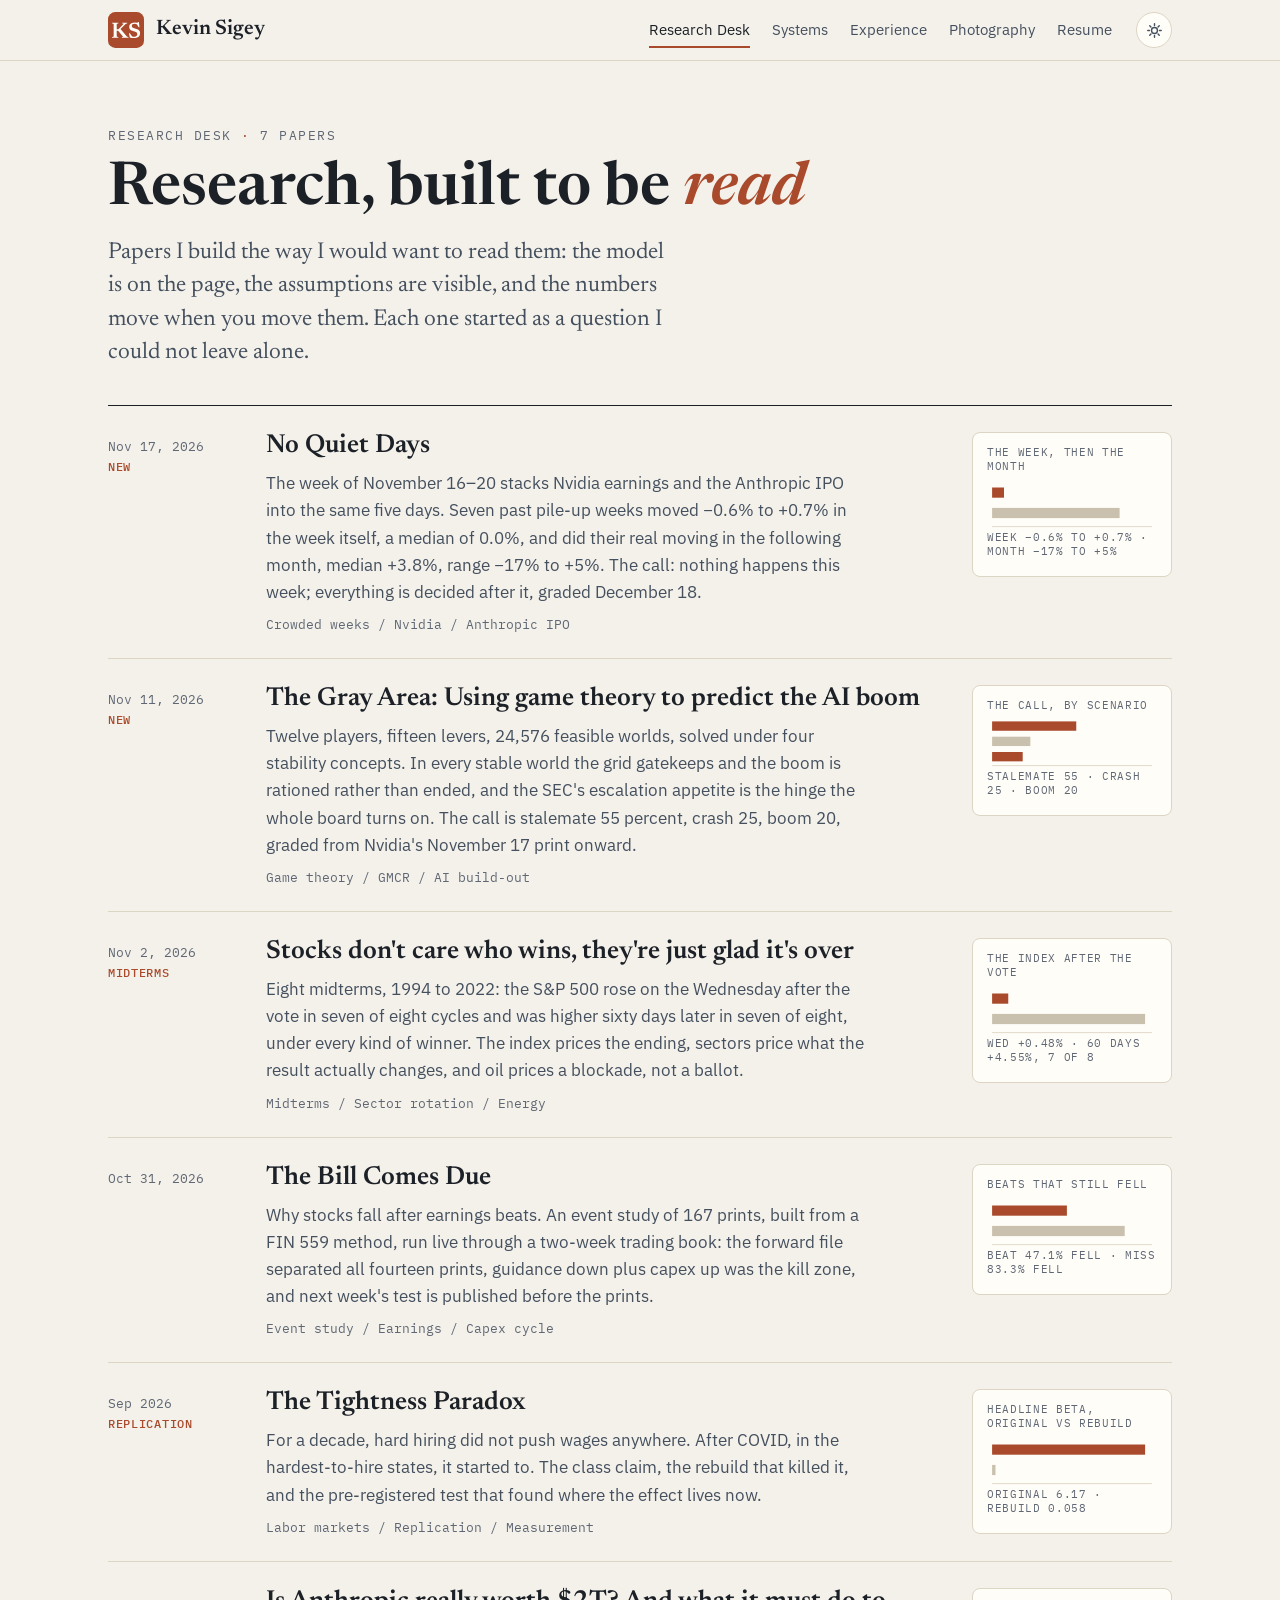
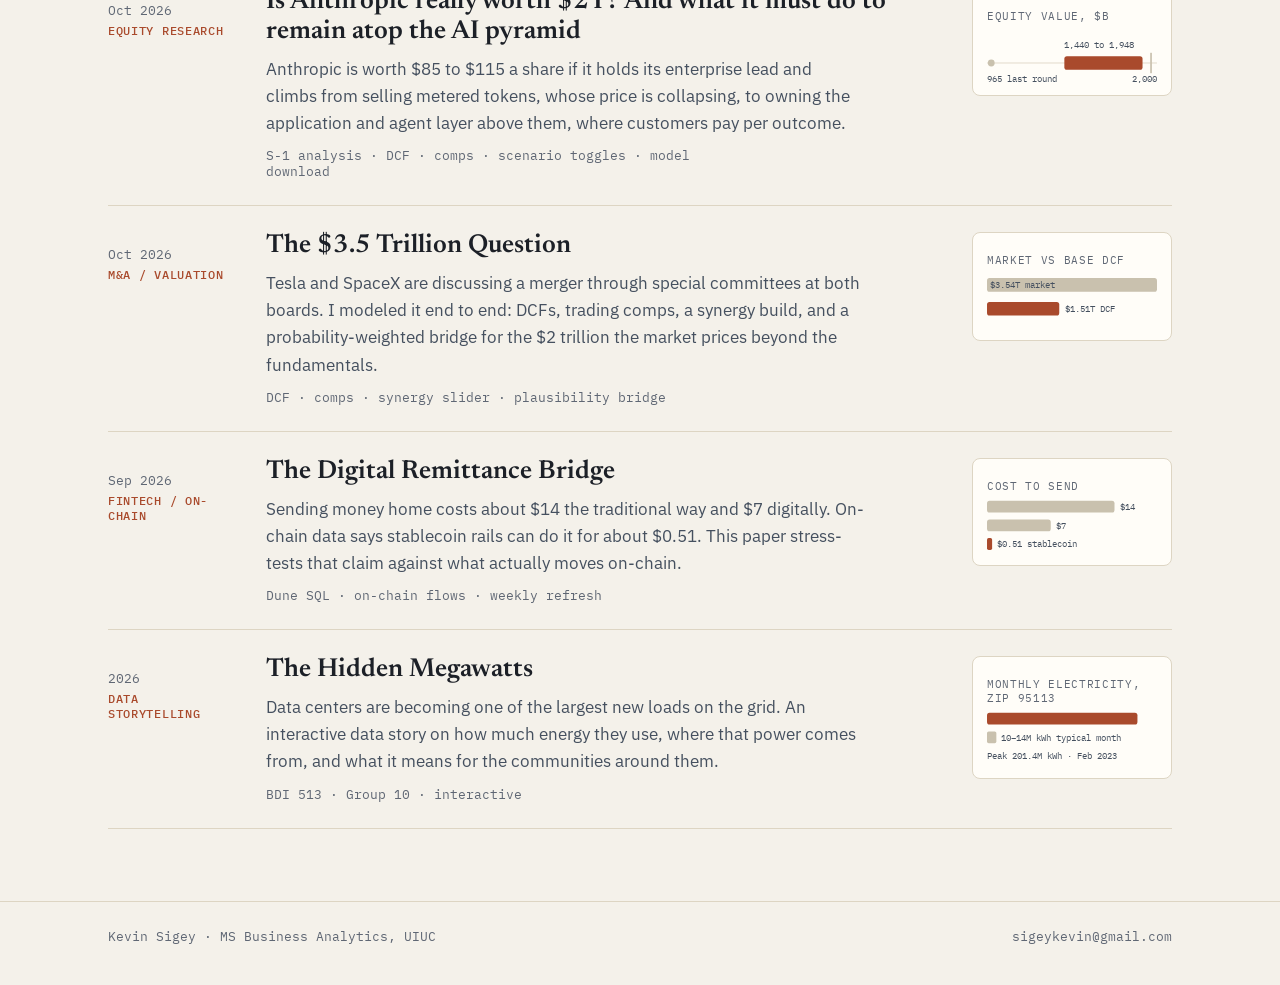
<file: writing.html>
<!DOCTYPE html>
<html lang="en">
<head>
<meta charset="UTF-8">
<meta name="viewport" content="width=device-width, initial-scale=1.0">
<title>Research Desk: Kevin Sigey</title>
<link rel="icon" href="favicon.ico" sizes="48x48">
<link rel="icon" href="favicons/research.svg" type="image/svg+xml">
<link rel="apple-touch-icon" href="assets/brand/apple-touch-icon.png">
<meta name="description" content="Research papers by Kevin Sigey: valuation, fintech, energy and labor markets, built so the model is on the page and the numbers move when you move them.">
<meta property="og:title" content="Research Desk: Kevin Sigey">
<meta property="og:description" content="Research papers by Kevin Sigey: valuation, fintech, energy and labor markets, built so the model is on the page and the numbers move when you move them.">
<meta property="og:image" content="https://kevinsigey.github.io/portfolio/og/writing.png">
<meta property="og:url" content="https://kevinsigey.github.io/portfolio/writing.html">
<meta property="og:type" content="website">
<meta name="twitter:card" content="summary_large_image">
<meta name="twitter:title" content="Research Desk: Kevin Sigey">
<meta name="twitter:description" content="Research papers by Kevin Sigey: valuation, fintech, energy and labor markets, built so the model is on the page and the numbers move when you move them.">
<meta name="twitter:image" content="https://kevinsigey.github.io/portfolio/og/writing.png">
<script>try{if(localStorage.getItem("ks-mode")==="dark")document.documentElement.setAttribute("data-mode","dark")}catch(e){}</script>
<link rel="preconnect" href="https://fonts.googleapis.com">
<link rel="preconnect" href="https://fonts.gstatic.com" crossorigin>
<link href="https://fonts.googleapis.com/css2?family=Newsreader:ital,opsz,wght@0,6..72,400;0,6..72,600;1,6..72,600&family=IBM+Plex+Sans:wght@400;500;600&family=IBM+Plex+Mono:wght@400;500&display=swap" rel="stylesheet">
<link rel="stylesheet" href="css/desk.css?v=20261101.2">
</head>
<body>

<header class="masthead">
  <div class="wrap masthead-inner">
    <a class="brand" href="index.html" aria-label="Kevin Sigey, home"><span class="monogram"><svg viewBox="0 0 64 64" aria-hidden="true" focusable="false"><rect class="tile" width="64" height="64" rx="13"/><path class="ks" transform="translate(5.433 45.859) scale(0.01984)" d="M1417 -112 1564 -55V0H964V-50L1081 -98L634 -636H508V-109L659 -55V0H79V-55L234 -109V-1243L79 -1297V-1352H663V-1298L508 -1243V-763H659L1135 -1249L980 -1298V-1352H1455V-1298L1305 -1247L846 -794Z M2351 -1346 2443 -1421H2490L2551 -955L2475 -945L2322 -1202Q2283 -1225 2241 -1238Q2182 -1256 2115 -1256Q1987 -1256 1922.5 -1206.5Q1858 -1157 1858 -1069Q1858 -1009 1886.5 -969.5Q1915 -930 1964.5 -903.0Q2014 -876 2077.0 -855.0Q2140 -834 2209 -813Q2278 -791 2347.0 -762.0Q2416 -733 2473.0 -689.0Q2530 -645 2564.5 -576.5Q2599 -508 2599 -407Q2599 -264 2529.5 -168.5Q2460 -73 2337.0 -24.5Q2214 24 2053 24Q1944 24 1858.5 11.5Q1773 -1 1681 -34L1601 -414H1679L1889 -116Q1949 -102 2018 -102Q2131 -102 2205.0 -127.0Q2279 -152 2315.5 -201.5Q2352 -251 2352 -326Q2352 -395 2317.0 -440.0Q2282 -485 2225.0 -513.5Q2168 -542 2099.5 -563.0Q2031 -584 1964 -606Q1897 -629 1836.0 -658.0Q1775 -687 1728.0 -729.5Q1681 -772 1654.0 -835.0Q1627 -898 1627 -988Q1627 -1109 1687.5 -1196.0Q1748 -1283 1860.5 -1330.0Q1973 -1377 2127 -1377Q2224 -1377 2307 -1358Q2328 -1353 2351 -1346Z"/></svg></span><span class="nameplate">Kevin Sigey</span></a>
    <nav class="site-nav" aria-label="Primary">
      <a href="writing.html" aria-current="page">Research Desk</a>
      <a href="index.html#systems">Systems</a>
      <a href="index.html#experience">Experience</a>
      <a href="photos.html">Photography</a>
      <a href="assets/resume.pdf" target="_blank" rel="noopener">Resume</a>
    </nav>
    <button class="mode-toggle" type="button" data-mode-toggle aria-pressed="false" aria-label="Switch to dark mode"><svg class="mt-ic mt-sun" viewBox="0 0 24 24" fill="none" stroke="currentColor" stroke-width="2" stroke-linecap="round" aria-hidden="true"><circle cx="12" cy="12" r="4.2"/><path d="M12 2.5v2.4M12 19.1v2.4M2.5 12h2.4M19.1 12h2.4M5.3 5.3l1.7 1.7M17 17l1.7 1.7M18.7 5.3L17 7M7 17l-1.7 1.7"/></svg><svg class="mt-ic mt-moon" viewBox="0 0 24 24" fill="none" stroke="currentColor" stroke-width="2" stroke-linecap="round" stroke-linejoin="round" aria-hidden="true"><path d="M21 12.79A9 9 0 1 1 11.21 3 7 7 0 0 0 21 12.79z"/></svg></button>
  </div>
</header>

<main>
  <section class="wrap page-head" aria-label="Research Desk">
    <p class="kicker">Research Desk <span class="hl">&middot;</span> 7 papers</p>
    <h1>Research, built to be <em>read</em></h1>
    <p class="dek">Papers I build the way I would want to read them: the model is on the page, the assumptions are visible, and the numbers move when you move them. Each one started as a question I could not leave alone.</p>
  </section>

  <section class="wrap" aria-label="All papers" style="padding-bottom: 72px">
    <ul class="paper-list">
      <li class="paper-row"><div class="when">Nov 17, 2026<b>New</b></div><div><h3><a href="no-quiet-days.html">No Quiet Days</a></h3><p>The week of November 16–20 stacks Nvidia earnings and the Anthropic IPO into the same five days. Seven past pile-up weeks moved −0.6% to +0.7% in the week itself, a median of 0.0%, and did their real moving in the following month, median +3.8%, range −17% to +5%. The call: nothing happens this week; everything is decided after it, graded December 18.</p><p class="tags">Crowded weeks / Nvidia / Anthropic IPO</p></div><div class="thumb"><div class="t">The week, then the month</div><svg viewBox="0 0 200 60"><rect x="6" y="10" width="14" height="12" class="bar-a"/><rect x="6" y="34" width="150" height="12" class="bar-b"/><line x1="6" y1="56" x2="194" y2="56" class="axis"/></svg><div class="t">Week −0.6% to +0.7% · Month −17% to +5%</div></div></li>
      <li class="paper-row"><div class="when">Nov 11, 2026<b>New</b></div><div><h3><a href="the-gray-area.html">The Gray Area: Using game theory to predict the AI boom</a></h3><p>Twelve players, fifteen levers, 24,576 feasible worlds, solved under four stability concepts. In every stable world the grid gatekeeps and the boom is rationed rather than ended, and the SEC's escalation appetite is the hinge the whole board turns on. The call is stalemate 55 percent, crash 25, boom 20, graded from Nvidia's November 17 print onward.</p><p class="tags">Game theory / GMCR / AI build-out</p></div><div class="thumb"><div class="t">The call, by scenario</div><svg viewBox="0 0 200 60"><rect x="6" y="4" width="99" height="11" class="bar-a"/><rect x="6" y="22" width="45" height="11" class="bar-b"/><rect x="6" y="40" width="36" height="11" class="bar-a"/><line x1="6" y1="56" x2="194" y2="56" class="axis"/></svg><div class="t">Stalemate 55 · Crash 25 · Boom 20</div></div></li>
<li class="paper-row"><div class="when">Nov 2, 2026<b>Midterms</b></div><div><h3><a href="stocks-dont-care-who-wins.html">Stocks don't care who wins, they're just glad it's over</a></h3><p>Eight midterms, 1994 to 2022: the S&amp;P 500 rose on the Wednesday after the vote in seven of eight cycles and was higher sixty days later in seven of eight, under every kind of winner. The index prices the ending, sectors price what the result actually changes, and oil prices a blockade, not a ballot.</p><p class="tags">Midterms / Sector rotation / Energy</p></div><div class="thumb"><div class="t">The index after the vote</div><svg viewBox="0 0 200 60"><rect x="6" y="10" width="19" height="12" class="bar-a"/><rect x="6" y="34" width="180" height="12" class="bar-b"/><line x1="6" y1="56" x2="194" y2="56" class="axis"/></svg><div class="t">Wed +0.48% · 60 days +4.55%, 7 of 8</div></div></li><li class="paper-row"><div class="when">Oct 31, 2026</div><div><h3><a href="the-bill-comes-due.html">The Bill Comes Due</a></h3><p>Why stocks fall after earnings beats. An event study of 167 prints, built from a FIN 559 method, run live through a two-week trading book: the forward file separated all fourteen prints, guidance down plus capex up was the kill zone, and next week's test is published before the prints.</p><p class="tags">Event study / Earnings / Capex cycle</p></div><div class="thumb"><div class="t">Beats that still fell</div><svg viewBox="0 0 200 60"><rect x="6" y="10" width="88" height="12" class="bar-a"/><rect x="6" y="34" width="156" height="12" class="bar-b"/><line x1="6" y1="56" x2="194" y2="56" class="axis"/></svg><div class="t">Beat 47.1% fell · Miss 83.3% fell</div></div></li><li class="paper-row"><div class="when">Sep 2026<b>Replication</b></div><div><h3><a href="tightness-paradox.html">The Tightness Paradox</a></h3><p>For a decade, hard hiring did not push wages anywhere. After COVID, in the hardest-to-hire states, it started to. The class claim, the rebuild that killed it, and the pre-registered test that found where the effect lives now.</p><p class="tags">Labor markets / Replication / Measurement</p></div><div class="thumb"><div class="t">Headline beta, original vs rebuild</div><svg viewBox="0 0 200 60"><rect x="6" y="10" width="180" height="12" class="bar-a"/><rect x="6" y="34" width="4" height="12" class="bar-b"/><line x1="6" y1="56" x2="194" y2="56" class="axis"/></svg><div class="t">Original 6.17 · Rebuild 0.058</div></div></li><li class="paper-row">
        <p class="when">Oct 2026<b>Equity research</b></p>
        <div>
          <h3><a href="anthropic-ipo.html">Is Anthropic really worth $2T? And what it must do to remain atop the AI pyramid</a></h3>
          <p>Anthropic is worth $85 to $115 a share if it holds its enterprise lead and climbs from selling metered tokens, whose price is collapsing, to owning the application and agent layer above them, where customers pay per outcome.</p>
          <p class="tags">S-1 analysis &middot; DCF &middot; comps &middot; scenario toggles &middot; model download</p>
        </div>
        <div class="thumb" aria-hidden="true">
          <p class="t">Equity value, $B</p>
          <svg viewBox="0 0 200 64"><line class="axis" x1="0" y1="40" x2="200" y2="40"/><rect class="bar-a" x="91" y="32" width="92" height="16" rx="3"/><circle cx="5" cy="40" r="4" class="bar-b"/><rect x="192" y="28" width="2" height="24" class="bar-b"/><text x="0" y="62">965 last round</text><text x="91" y="22">1,440 to 1,948</text><text x="200" y="62" text-anchor="end">2,000</text></svg>
        </div>
      </li>
      <li class="paper-row">
        <p class="when">Oct 2026<b>M&amp;A / Valuation</b></p>
        <div>
          <h3><a href="spacex-tesla-merger.html">The $3.5 Trillion Question</a></h3>
          <p>Tesla and SpaceX are discussing a merger through special committees at both boards. I modeled it end to end: DCFs, trading comps, a synergy build, and a probability-weighted bridge for the $2 trillion the market prices beyond the fundamentals.</p>
          <p class="tags">DCF &middot; comps &middot; synergy slider &middot; plausibility bridge</p>
        </div>
        <div class="thumb" aria-hidden="true">
          <p class="t">Market vs base DCF</p>
          <svg viewBox="0 0 200 64"><rect class="bar-b" x="0" y="6" width="200" height="16" rx="3"/><rect class="bar-a" x="0" y="34" width="85" height="16" rx="3"/><text x="4" y="18">$3.54T market</text><text x="92" y="46">$1.51T DCF</text></svg>
        </div>
      </li>
      <li class="paper-row">
        <p class="when">Sep 2026<b>Fintech / On-chain</b></p>
        <div>
          <h3><a href="stablecoin-remittance.html">The Digital Remittance Bridge</a></h3>
          <p>Sending money home costs about $14 the traditional way and $7 digitally. On-chain data says stablecoin rails can do it for about $0.51. This paper stress-tests that claim against what actually moves on-chain.</p>
          <p class="tags">Dune SQL &middot; on-chain flows &middot; weekly refresh</p>
        </div>
        <div class="thumb" aria-hidden="true">
          <p class="t">Cost to send</p>
          <svg viewBox="0 0 200 64"><rect class="bar-b" x="0" y="2" width="150" height="14" rx="3"/><rect class="bar-b" x="0" y="24" width="75" height="14" rx="3"/><rect class="bar-a" x="0" y="46" width="6" height="14" rx="2"/><text x="156" y="13">$14</text><text x="81" y="35">$7</text><text x="12" y="57">$0.51 stablecoin</text></svg>
        </div>
      </li>
      <li class="paper-row">
        <p class="when">2026<b>Data storytelling</b></p>
        <div>
          <h3><a href="data-center-energy.html">The Hidden Megawatts</a></h3>
          <p>Data centers are becoming one of the largest new loads on the grid. An interactive data story on how much energy they use, where that power comes from, and what it means for the communities around them.</p>
          <p class="tags">BDI 513 &middot; Group 10 &middot; interactive</p>
        </div>
        <div class="thumb" aria-hidden="true"><p class="t">Monthly electricity, ZIP 95113</p><svg viewBox="0 0 200 64"><rect class="bar-a" x="0" y="2" width="177" height="14" rx="3"/><rect class="bar-b" x="0" y="24" width="11" height="14" rx="2"/><text x="17" y="35">10–14M kWh typical month</text><text x="0" y="56">Peak 201.4M kWh · Feb 2023</text></svg></div>
      </li>
      
    </ul>
  </section>
</main>

<footer class="footer">
  <div class="wrap">
    <span>Kevin Sigey &middot; MS Business Analytics, UIUC</span>
    <a href="mailto:sigeykevin@gmail.com">sigeykevin@gmail.com</a>
  </div>
</footer>

<script src="js/desk.js?v=20261101.2"></script>
<script data-goatcounter="https://kevinsigey.goatcounter.com/count" async src="//gc.zgo.at/count.js"></script>
</body>
</html>
</file>
<file: css/desk.css>
/* desk.css: the "Research Desk" system shared by the site and the papers.
   Light by default; html[data-mode="dark"] is the universal dark mode
   (js/desk.js stores the choice under localStorage "ks-mode").
   Flat colors only. */

:root {
  --paper: #f4f1ea;
  --paper-2: #ece8de;
  --card: #fffdf8;
  --ink: #1c2027;
  --ink-2: #45505f;
  --ink-3: #5f6774;
  --line: #ddd5c3;
  --line-soft: #e7e1d2;
  --accent: #a94a2c;
  --accent-soft: rgba(169, 74, 44, 0.1);
  --slate: #2f6ea6;
  --sage: #4d7d33;
  --gold: #a06f14;
  --muted-fill: #c9c1ae;

  --serif: "Newsreader", Georgia, "Times New Roman", serif;
  --sans: "IBM Plex Sans", system-ui, -apple-system, sans-serif;
  --mono: "IBM Plex Mono", ui-monospace, monospace;

  --radius: 10px;
  --wrap: 1120px;
  --gutter: 28px;
  color-scheme: light;
}

html[data-mode="dark"] {
  --paper: #0b0d10;
  --paper-2: #101318;
  --card: #14181f;
  --ink: #eef1f5;
  --ink-2: #b9c2cf;
  --ink-3: #8b96a5;
  --line: #262d38;
  --line-soft: #1d232d;
  --accent: #e0865f;
  --accent-soft: rgba(224, 134, 95, 0.14);
  --slate: #9db8e4;
  --sage: #a3bc94;
  --gold: #ddbb62;
  --muted-fill: #3a4250;
  color-scheme: dark;
}

* { box-sizing: border-box; margin: 0; padding: 0; }
html { scroll-behavior: smooth; }
body {
  background: var(--paper);
  color: var(--ink);
  font-family: var(--sans);
  font-size: 17px;
  line-height: 1.6;
  -webkit-font-smoothing: antialiased;
  transition: background 0.2s, color 0.2s;
}
a { color: inherit; }
img { display: block; max-width: 100%; }
::selection { background: var(--accent); color: var(--card); }
:focus-visible { outline: 2px solid var(--accent); outline-offset: 3px; border-radius: 4px; }

.wrap { max-width: var(--wrap); margin: 0 auto; padding: 0 var(--gutter); }
.mono { font-family: var(--mono); }
.kicker {
  font-family: var(--mono);
  font-size: 12.5px;
  letter-spacing: 0.12em;
  text-transform: uppercase;
  color: var(--ink-3);
}
.kicker .hl { color: var(--accent); }

/* ---------- masthead ---------- */
.masthead {
  position: sticky;
  top: 0;
  z-index: 20;
  background: var(--paper);
  border-bottom: 1px solid var(--line);
}
.masthead-inner {
  display: flex;
  align-items: center;
  gap: 24px;
  height: 60px;
}
.nameplate {
  font-family: var(--serif);
  font-size: 21px;
  font-weight: 600;
  text-decoration: none;
  white-space: nowrap;
}
.site-nav {
  display: flex;
  gap: 22px;
  margin-left: auto;
  font-size: 14.5px;
  overflow-x: auto;
  scrollbar-width: none;
}
.site-nav::-webkit-scrollbar { display: none; }
.site-nav a { text-decoration: none; color: var(--ink-2); white-space: nowrap; padding: 6px 0; }
.site-nav a:hover, .site-nav a[aria-current="page"] { color: var(--ink); box-shadow: inset 0 -2px 0 var(--accent); }
.mode-toggle {
  flex: none;
  display: inline-flex;
  align-items: center;
  justify-content: center;
  width: 36px;
  height: 36px;
  border: 1px solid var(--line);
  background: var(--card);
  color: var(--ink-2);
  border-radius: 999px;
  padding: 0;
  cursor: pointer;
}
.mode-toggle:hover { color: var(--ink); border-color: var(--ink-3); }
.mode-toggle .mt-ic { width: 17px; height: 17px; display: block; }
.mode-toggle .mt-moon { display: none; }
html[data-mode="dark"] .mode-toggle .mt-sun { display: none; }
html[data-mode="dark"] .mode-toggle .mt-moon { display: block; }

.monogram { flex: none; display: block; width: 36px; height: 36px; border-radius: 8px; }
.monogram svg { display: block; width: 100%; height: 100%; }
.monogram .tile { fill: var(--accent); transition: fill 0.15s; }
.monogram .ks { fill: var(--card); }
.brand { display: flex; align-items: center; gap: 12px; text-decoration: none; flex: none; }
.brand:hover .tile { fill: var(--ink); }

/* ---------- hero ---------- */
.hero { padding-top: 72px; padding-bottom: 48px; }
.hero-grid { display: grid; grid-template-columns: 1.35fr 1fr; gap: 48px; align-items: end; }
.desk-card h2 { font: 500 12.5px var(--mono); letter-spacing: 0.12em; text-transform: uppercase; color: var(--ink-3); margin-bottom: 6px; }
.desk-item { display: block; text-decoration: none; padding: 14px 0; border-top: 1px solid var(--line-soft); }
.desk-item:first-of-type { border-top: 0; }
.desk-item .k { font: 12px var(--mono); color: var(--accent); text-transform: uppercase; letter-spacing: 0.08em; }
.desk-item .h { display: block; font-family: var(--serif); font-size: 19px; font-weight: 600; line-height: 1.25; margin-top: 2px; }
.desk-item .s { display: block; font-size: 14px; color: var(--ink-2); margin-top: 2px; }
.desk-item:hover .h { color: var(--accent); }
.hero h1 {
  font-family: var(--serif);
  font-weight: 600;
  font-size: clamp(40px, 6vw, 72px);
  line-height: 1.04;
  letter-spacing: -0.015em;
  max-width: 16ch;
  margin: 18px 0 22px;
}
h1 em, h2 em, .lead-title em { font-style: italic; color: var(--accent); font-weight: 600; }
.dek {
  font-family: var(--serif);
  font-size: clamp(19px, 2.2vw, 23px);
  line-height: 1.45;
  color: var(--ink-2);
  max-width: 44ch;
}
.cta-row { display: flex; flex-wrap: wrap; gap: 12px; margin-top: 30px; }
.btn {
  display: inline-flex;
  align-items: center;
  gap: 8px;
  padding: 11px 18px;
  border-radius: 999px;
  border: 1px solid var(--ink);
  font-size: 15px;
  font-weight: 500;
  text-decoration: none;
  transition: background 0.15s, color 0.15s;
}
.btn-solid { background: var(--ink); color: var(--paper); }
.btn-solid:hover { background: var(--accent); border-color: var(--accent); }
.btn-ghost:hover { background: var(--ink); color: var(--paper); }

.stat-strip {
  display: grid;
  grid-template-columns: repeat(4, 1fr);
  margin-top: 52px;
  border: 1px solid var(--line);
  border-radius: var(--radius);
  background: var(--card);
}
.stat { padding: 20px 22px; }
.stat + .stat { border-left: 1px solid var(--line); }
.stat .v { font-family: var(--mono); font-size: 28px; font-weight: 500; letter-spacing: -0.02em; }
.stat .l { font-size: 14px; color: var(--ink-2); margin-top: 4px; line-height: 1.45; }

/* ---------- sections ---------- */
.section { padding: 64px 0; border-top: 1px solid var(--line); }
.sec-head { display: flex; align-items: baseline; justify-content: space-between; gap: 20px; margin-bottom: 28px; flex-wrap: wrap; }
.sec-head h2 { font-family: var(--serif); font-weight: 600; font-size: clamp(28px, 3.4vw, 38px); line-height: 1.1; margin-top: 8px; }
.sec-head .more { font-size: 15px; color: var(--ink-2); text-decoration: none; }
.sec-head .more:hover { color: var(--accent); }
.sec-lede { color: var(--ink-2); max-width: 62ch; margin-top: 8px; }

.card {
  background: var(--card);
  border: 1px solid var(--line);
  border-radius: var(--radius);
  padding: 26px;
}

/* ---------- lead story ---------- */
.lead { display: grid; grid-template-columns: 1fr 1.08fr; gap: 40px; align-items: start; }
.lead-title { font-family: var(--serif); font-weight: 600; font-size: clamp(32px, 4vw, 48px); line-height: 1.06; margin: 14px 0 16px; }
.lead-copy p { color: var(--ink-2); margin-bottom: 14px; }
.lead-copy .figures { display: grid; grid-template-columns: repeat(3, 1fr); gap: 1px; background: var(--line); border: 1px solid var(--line); border-radius: var(--radius); overflow: hidden; margin: 22px 0 24px; }
.lead-copy .figures div { background: var(--card); padding: 14px 16px; }
.lead-copy .figures b { display: block; font: 500 21px var(--mono); }
.lead-copy .figures span { font-size: 13px; color: var(--ink-3); }
.text-link { color: var(--accent); font-weight: 500; text-decoration: none; }
.text-link:hover { text-decoration: underline; text-underline-offset: 3px; }

.bridge h3 { font-family: var(--serif); font-size: 22px; font-weight: 600; margin: 6px 0 6px; }
.bridge .how { font-size: 14.5px; color: var(--ink-2); margin-bottom: 18px; }
.pb-row { display: grid; grid-template-columns: 1fr 52px; gap: 4px 12px; align-items: center; padding: 9px 0; border-top: 1px solid var(--line-soft); }
.pb-row label { font-size: 14.5px; }
.pb-row label small { display: block; font: 12px var(--mono); color: var(--ink-3); }
.pb-row output { font: 500 15px var(--mono); text-align: right; }
.pb-row input { grid-column: 1 / -1; width: 100%; accent-color: var(--accent); }
.pb-bar { margin: 20px 0 8px; }
.pb-track { position: relative; height: 26px; background: var(--paper-2); border-radius: 6px; overflow: hidden; }
.pb-seg { position: absolute; top: 0; bottom: 0; transition: width 0.15s; }
.pb-seg.base { left: 0; background: var(--muted-fill); }
.pb-seg.ev { background: var(--accent); }
.pb-legend { display: flex; justify-content: space-between; font: 12px var(--mono); color: var(--ink-3); margin-top: 6px; }
.pb-out { display: grid; grid-template-columns: repeat(3, 1fr); gap: 12px; margin-top: 16px; }
.pb-out div { font-size: 12.5px; color: var(--ink-3); line-height: 1.4; }
.pb-out b { display: block; font: 500 19px var(--mono); color: var(--ink); margin-bottom: 2px; }
.pb-out .resid b { color: var(--accent); }
.pb-reset { margin-top: 14px; background: none; border: 0; font: 13px var(--mono); color: var(--ink-3); cursor: pointer; text-decoration: underline; text-underline-offset: 3px; }

/* ---------- writing index ---------- */
.paper-list { list-style: none; border-top: 1px solid var(--ink); }
.paper-row { display: grid; grid-template-columns: 130px 1fr 200px; gap: 28px; padding: 26px 0; border-bottom: 1px solid var(--line); align-items: start; }
.paper-row .when { font: 13px var(--mono); color: var(--ink-3); padding-top: 6px; }
.paper-row .when b { display: block; color: var(--accent); font-weight: 500; letter-spacing: 0.06em; text-transform: uppercase; font-size: 11.5px; margin-top: 4px; }
.paper-row h3 { font-family: var(--serif); font-size: 26px; font-weight: 600; line-height: 1.15; }
.paper-row h3 a { text-decoration: none; }
.paper-row h3 a:hover { color: var(--accent); }
.paper-row p { color: var(--ink-2); margin-top: 8px; max-width: 60ch; }
.paper-row .tags { margin-top: 10px; font: 12.5px var(--mono); color: var(--ink-3); }
.thumb { border: 1px solid var(--line); border-radius: 8px; background: var(--card); padding: 12px 14px; }
.thumb svg { display: block; width: 100%; height: auto; }
.thumb .t { font: 11px var(--mono); color: var(--ink-3); text-transform: uppercase; letter-spacing: 0.06em; margin-bottom: 6px; }
.thumb text { font-family: var(--mono); font-size: 11px; fill: var(--ink-2); }
.thumb .bar-a { fill: var(--accent); }
.thumb .bar-b { fill: var(--muted-fill); }
.thumb .axis { stroke: var(--line); }

/* ---------- systems ---------- */
.systems { display: grid; grid-template-columns: 1fr 1fr; gap: 20px; }
.system h3 { font-family: var(--serif); font-size: 26px; font-weight: 600; margin: 8px 0 8px; }
.system p { color: var(--ink-2); }
.system .live { display: flex; align-items: center; gap: 8px; font: 12.5px var(--mono); color: var(--ink-3); text-transform: uppercase; letter-spacing: 0.08em; }
.system .live i { width: 8px; height: 8px; border-radius: 50%; background: var(--sage); }
.readout { display: grid; grid-template-columns: repeat(2, 1fr); gap: 1px; background: var(--line); border: 1px solid var(--line); border-radius: 8px; overflow: hidden; margin: 18px 0; }
.readout div { background: var(--paper); padding: 12px 14px; font-size: 13px; color: var(--ink-3); }
.readout b { display: block; font: 500 20px var(--mono); color: var(--ink); }
.links { display: flex; flex-wrap: wrap; gap: 16px; font-size: 15px; }
.snap { font: 12px var(--mono); color: var(--ink-3); margin-top: 14px; }

.lab { display: grid; grid-template-columns: repeat(3, 1fr); gap: 20px; margin-top: 20px; }
.lab .card { padding: 22px; }
.lab h4 { font-family: var(--serif); font-size: 20px; font-weight: 600; margin: 6px 0 6px; }
.lab p { font-size: 15px; color: var(--ink-2); }
.lab .tags { margin-top: 12px; font: 12px var(--mono); color: var(--ink-3); }

/* ---------- receipts ---------- */
.receipts { display: grid; grid-template-columns: repeat(3, 1fr); gap: 20px; }
.receipt h3 { font-family: var(--serif); font-size: 21px; font-weight: 600; margin: 6px 0 6px; }
.receipt .ctx { font-size: 14.5px; color: var(--ink-2); margin-bottom: 18px; }
.rbars { display: flex; flex-direction: column; gap: 8px; margin-bottom: 10px; }
.rbar { display: grid; grid-template-columns: 62px 1fr 48px; gap: 10px; align-items: center; font: 13px var(--mono); }
.rbar .track { height: 10px; background: var(--paper-2); border-radius: 3px; overflow: hidden; }
.rbar .fill { display: block; height: 100%; background: var(--muted-fill); }
.rbar .fill.pick { background: var(--accent); }
.rbar .val { text-align: right; }
.note { font-size: 13.5px; color: var(--ink-3); margin: 8px 0 16px; }
.rtable { width: 100%; border-collapse: collapse; font-size: 14px; margin-bottom: 14px; }
.rtable th, .rtable td { text-align: left; padding: 8px 0; border-bottom: 1px solid var(--line-soft); vertical-align: top; font-weight: 400; }
.rtable th { color: var(--ink-2); padding-right: 10px; }
.rtable td { text-align: right; font-family: var(--mono); font-size: 13.5px; }
.callouts { list-style: none; display: flex; flex-direction: column; gap: 8px; }
.callouts li { font-size: 14.5px; padding-left: 14px; border-left: 2px solid var(--line); }
.callouts li:first-child { border-left-color: var(--accent); }

/* ---------- experience ---------- */
.timeline { list-style: none; border-top: 1px solid var(--ink); }
.job { display: grid; grid-template-columns: 170px 1fr; gap: 28px; padding: 22px 0; border-bottom: 1px solid var(--line); }
.job .when { font: 13px var(--mono); color: var(--ink-3); padding-top: 4px; }
.job h3 { font-size: 18px; font-weight: 600; }
.job h3 span { color: var(--ink-2); font-weight: 400; }
.job ul { margin: 8px 0 0 18px; color: var(--ink-2); font-size: 15.5px; }
.job li + li { margin-top: 4px; }
.skills { display: flex; flex-wrap: wrap; gap: 8px; margin-top: 28px; list-style: none; }
.skills li { font: 13px var(--mono); padding: 5px 10px; border: 1px solid var(--line); border-radius: 999px; color: var(--ink-2); background: var(--card); }

/* ---------- photography strip ---------- */
.photo-strip { display: grid; grid-template-columns: repeat(3, 1fr); gap: 16px; }
.photo-strip figure { margin: 0; }
.photo-strip img { width: 100%; aspect-ratio: 4 / 5; object-fit: cover; border-radius: 6px; }
.photo-strip figcaption { font: 12.5px var(--mono); color: var(--ink-3); margin-top: 8px; }

/* ---------- contact + footer ---------- */
.contact h2 { font-family: var(--serif); font-weight: 600; font-size: clamp(32px, 4.4vw, 52px); line-height: 1.08; max-width: 18ch; }
.contact p { color: var(--ink-2); max-width: 54ch; margin: 14px 0 26px; }
.footer { border-top: 1px solid var(--line); padding: 26px 0 40px; font: 13px var(--mono); color: var(--ink-3); }
.footer .wrap { display: flex; justify-content: space-between; gap: 16px; flex-wrap: wrap; }
.footer a { text-decoration: none; }
.footer a:hover { color: var(--accent); }

/* ---------- writing page ---------- */
.page-head { padding-top: 64px; padding-bottom: 36px; }
.page-head h1 { font-family: var(--serif); font-weight: 600; font-size: clamp(40px, 5vw, 60px); line-height: 1.05; margin: 14px 0 14px; }

/* ---------- responsive ---------- */
@media (max-width: 980px) {
  .lead, .systems, .hero-grid { grid-template-columns: 1fr; }
  .receipts, .lab { grid-template-columns: 1fr 1fr; }
  .paper-row { grid-template-columns: 110px 1fr; }
  .paper-row .thumb { grid-column: 2; max-width: 320px; }
}
@media (max-width: 720px) {
  :root { --gutter: 18px; }
  body { font-size: 16px; }
  .masthead-inner { gap: 14px; }
  .site-nav { gap: 16px; font-size: 14px; }
  .nameplate { font-size: 18px; }
  .stat-strip { grid-template-columns: 1fr 1fr; }
  .stat:nth-child(3) { border-left: 0; }
  .stat:nth-child(n+3) { border-top: 1px solid var(--line); }
  .receipts, .lab, .photo-strip { grid-template-columns: 1fr; }
  .paper-row, .job { grid-template-columns: 1fr; gap: 8px; }
  .paper-row .thumb { grid-column: auto; }
  .pb-out { grid-template-columns: 1fr; }
  .lead-copy .figures { grid-template-columns: 1fr; }
}
@media (max-width: 520px) {
  .masthead-inner { height: auto; padding-top: 10px; padding-bottom: 10px; flex-wrap: wrap; }
  .site-nav { order: 3; width: 100%; margin-left: 0; }
  .mode-toggle { margin-left: auto; }
}
@media (prefers-reduced-motion: reduce) {
  html { scroll-behavior: auto; }
  body, .pb-seg { transition: none; }
}

/* panelpop: chart-panel pop-out viewer (site-wide, Nov 2026).
   A marked panel ([data-panel-pop]) opens whole: chart, title, caption,
   in a full-screen viewer, the way photos open on the Photography page.
   The viewer zooms (rev. 2, Nov 2026): a toolbar shows the real zoom
   percentage with minus, plus and Fit controls. 100% is the panel at
   exactly its in-page width; the panel keeps a wide layout (up to
   1100px, charts refit on the resize event) and is transform-scaled
   inside a sizing wrapper set to the scaled dimensions, so the overlay
   scrolls and pans over the true zoomed size. Pinch zoom still works
   on top of the transform. */
[data-panel-pop]{cursor:zoom-in;position:relative}
[data-panel-pop]:focus-visible{outline:2px solid var(--accent,#b4552d);outline-offset:3px}
.pp-badge{position:absolute;top:10px;right:10px;width:30px;height:30px;border-radius:999px;display:grid;place-items:center;background:var(--card,#fffdf8);color:var(--ink-2,#8b96a5);border:1px solid var(--line,#ccc);opacity:0;pointer-events:none;transition:opacity .15s;z-index:6}
[data-panel-pop]:hover .pp-badge,[data-panel-pop]:focus-visible .pp-badge{opacity:.94}
@media(hover:none){.pp-badge{opacity:.78}}
.pp-overlay{position:fixed;inset:0;z-index:400;background:rgba(8,10,12,.76);-webkit-backdrop-filter:blur(3px);backdrop-filter:blur(3px);display:none;overflow:auto;overscroll-behavior:contain;padding:26px 14px 44px;box-sizing:border-box}
.pp-overlay.open{display:block}
.pp-stage{margin:0 auto;position:relative}
.pp-zoomwrap{position:relative;margin:0 auto}
.pp-stage [data-panel-pop]{cursor:default}
.pp-close{position:fixed;top:12px;right:12px;z-index:410;width:42px;height:42px;border-radius:999px;border:1px solid rgba(255,255,255,.4);background:rgba(14,16,20,.88);color:#fff;display:grid;place-items:center;cursor:pointer;padding:0}
.pp-close svg{width:19px;height:19px;display:block}
.pp-tools{position:fixed;top:12px;left:50%;transform:translateX(-50%);z-index:420;display:flex;align-items:center;gap:2px;background:rgba(14,16,20,.88);border:1px solid rgba(255,255,255,.4);border-radius:999px;padding:4px;color:#fff;font-family:ui-monospace,SFMono-Regular,Menlo,Consolas,monospace}
.pp-zbtn{appearance:none;-webkit-appearance:none;width:34px;height:34px;border-radius:999px;border:0;background:transparent;color:#fff;font-size:19px;line-height:1;display:grid;place-items:center;cursor:pointer;padding:0;font-family:inherit}
.pp-zbtn:hover,.pp-zbtn:active{background:rgba(255,255,255,.18)}
.pp-zbtn.pp-zfit{width:auto;padding:0 11px;font-size:12px;font-weight:600;letter-spacing:.05em}
.pp-zlabel{min-width:50px;text-align:center;font-size:12.5px;font-weight:600;letter-spacing:.02em}
body.pp-lock{overflow:hidden}
.pp-ph{border:1px dashed var(--line,#ccc);border-radius:8px;box-sizing:border-box}
@media(max-width:720px){.pp-overlay{padding:14px 8px 30px}}
/* /panelpop-css */
</file>
